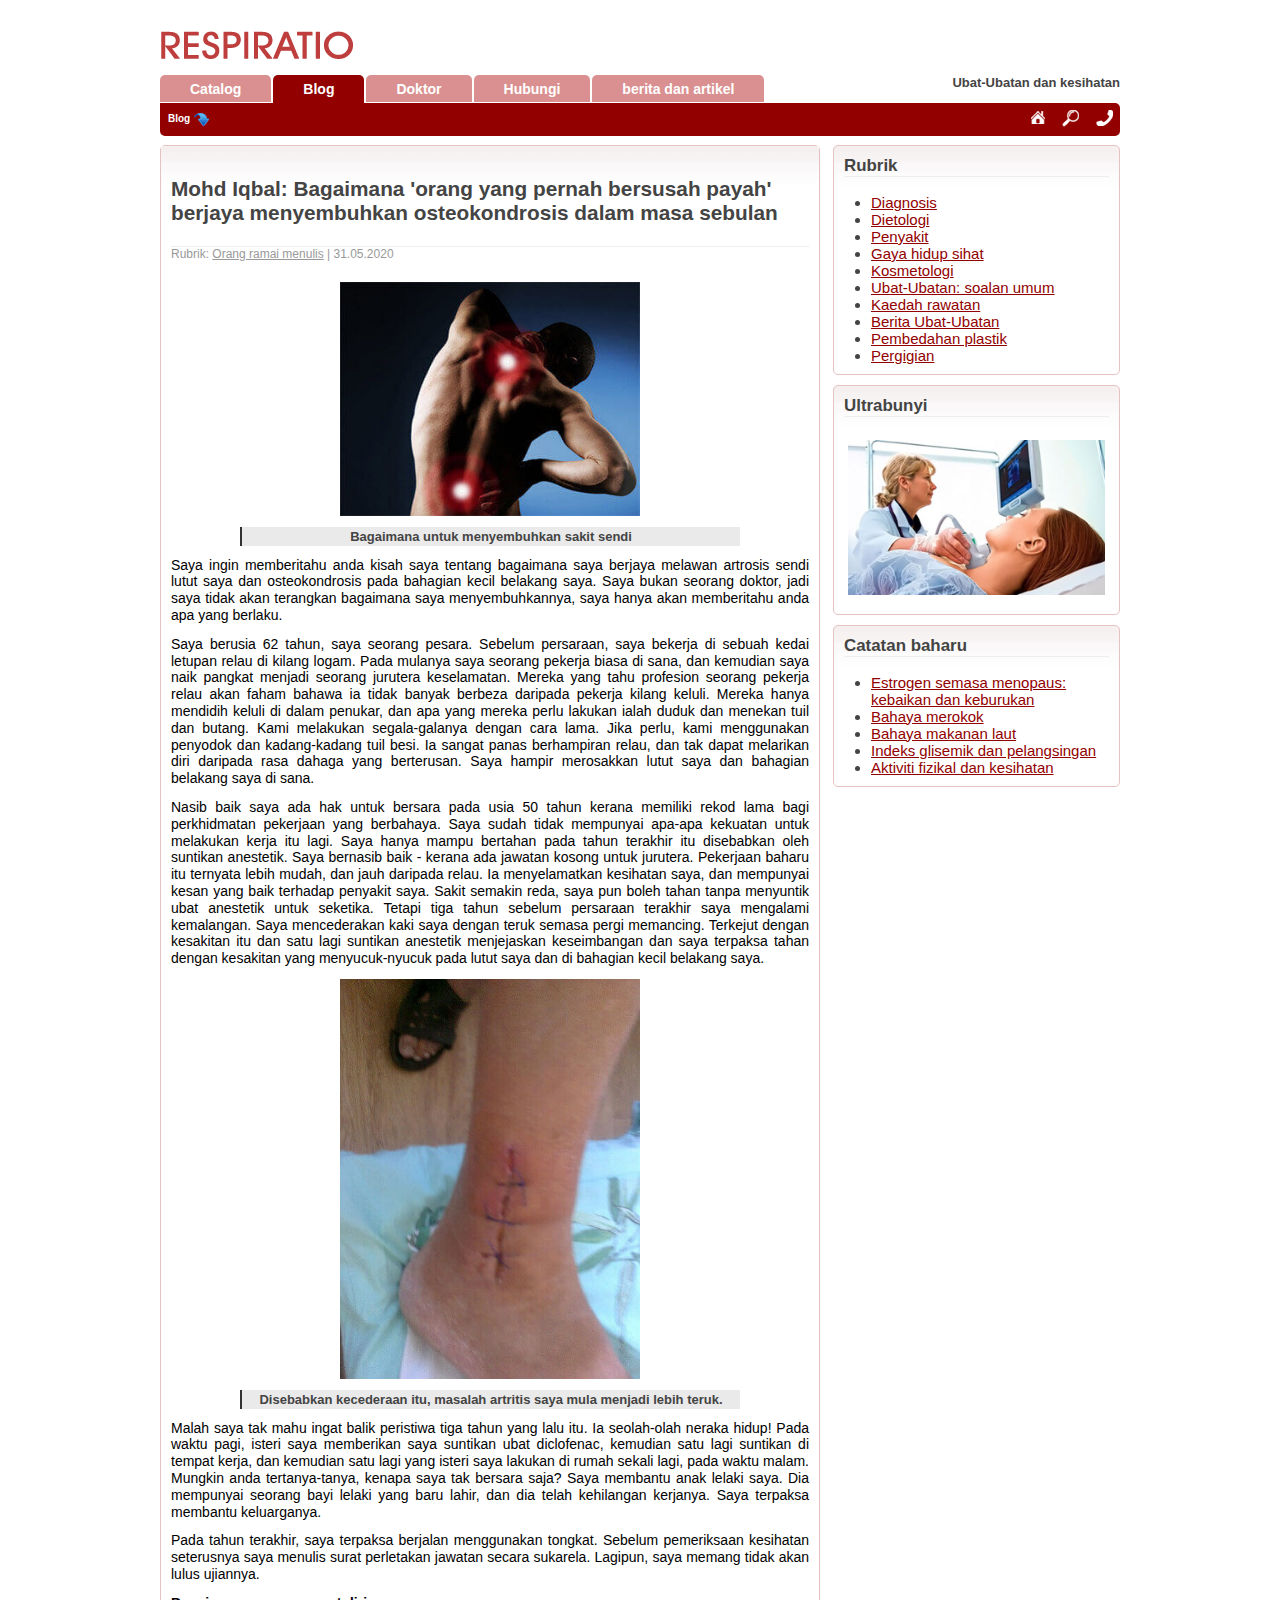
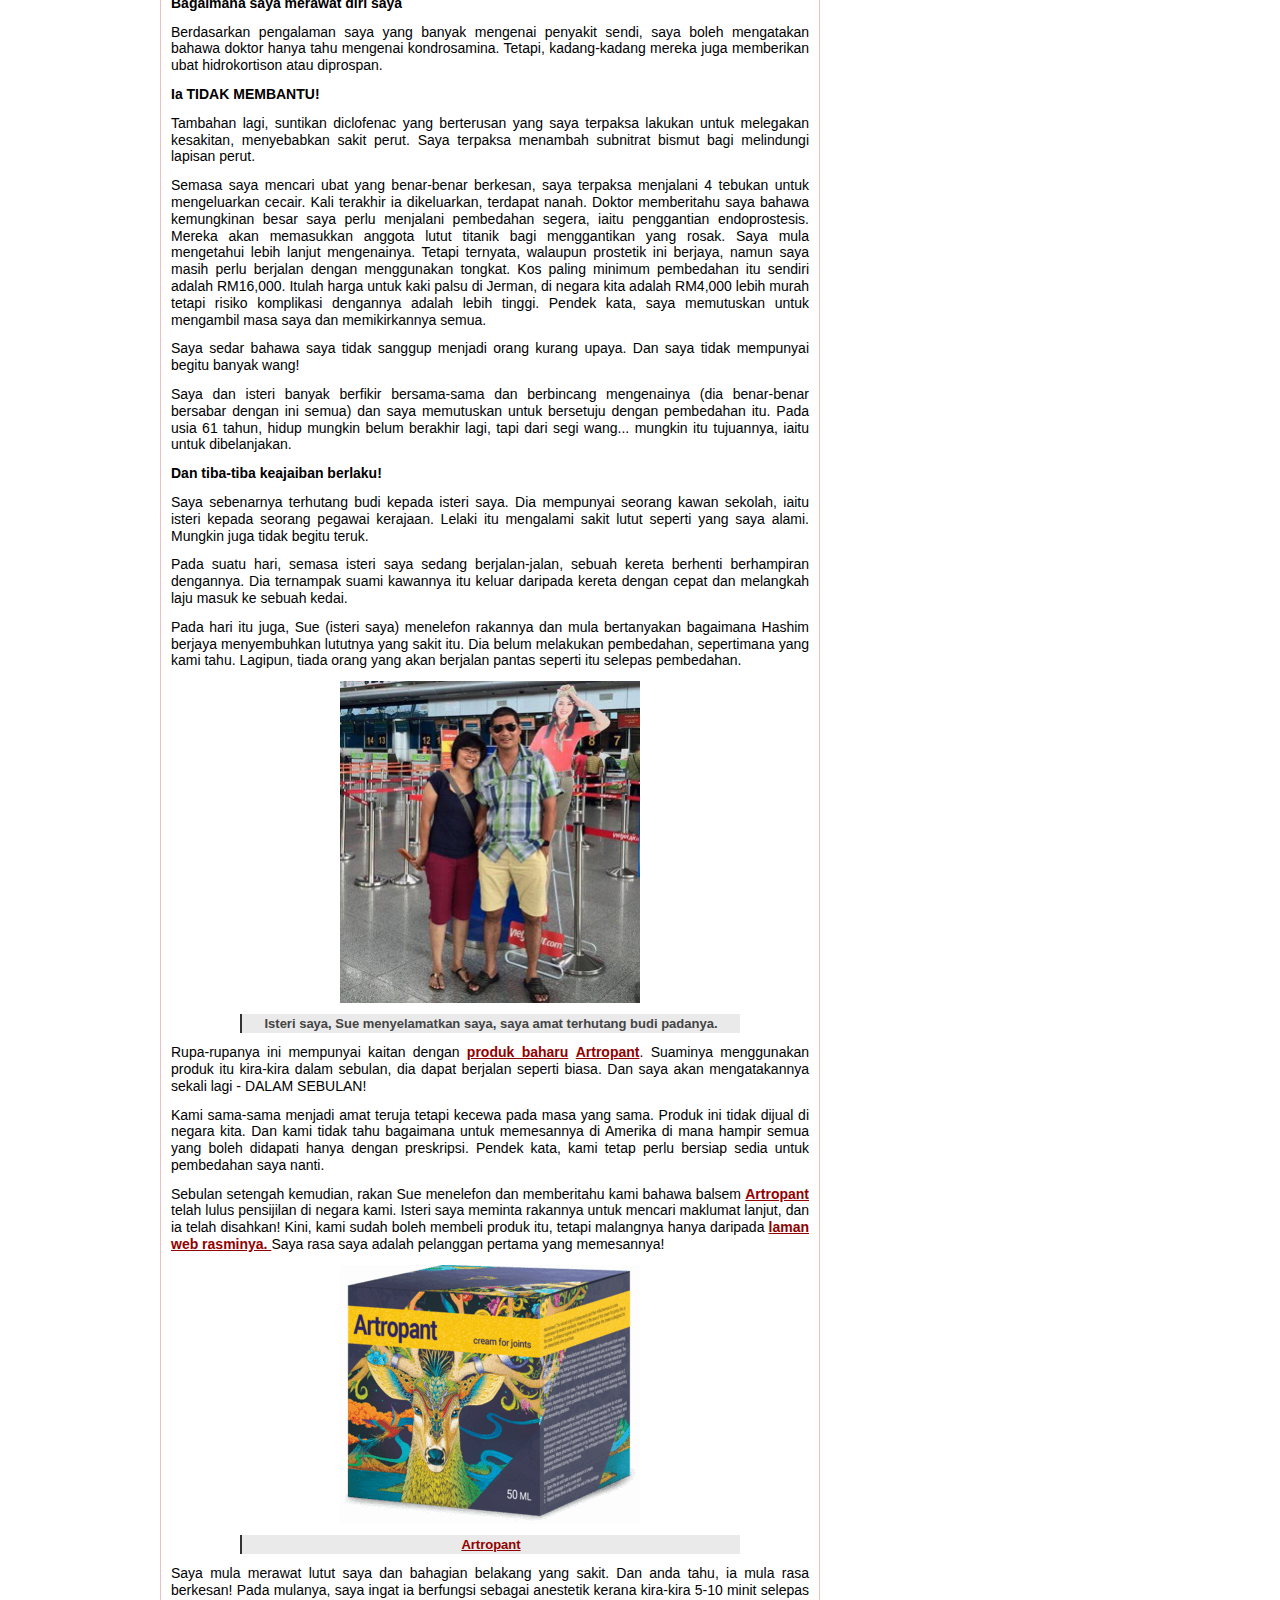
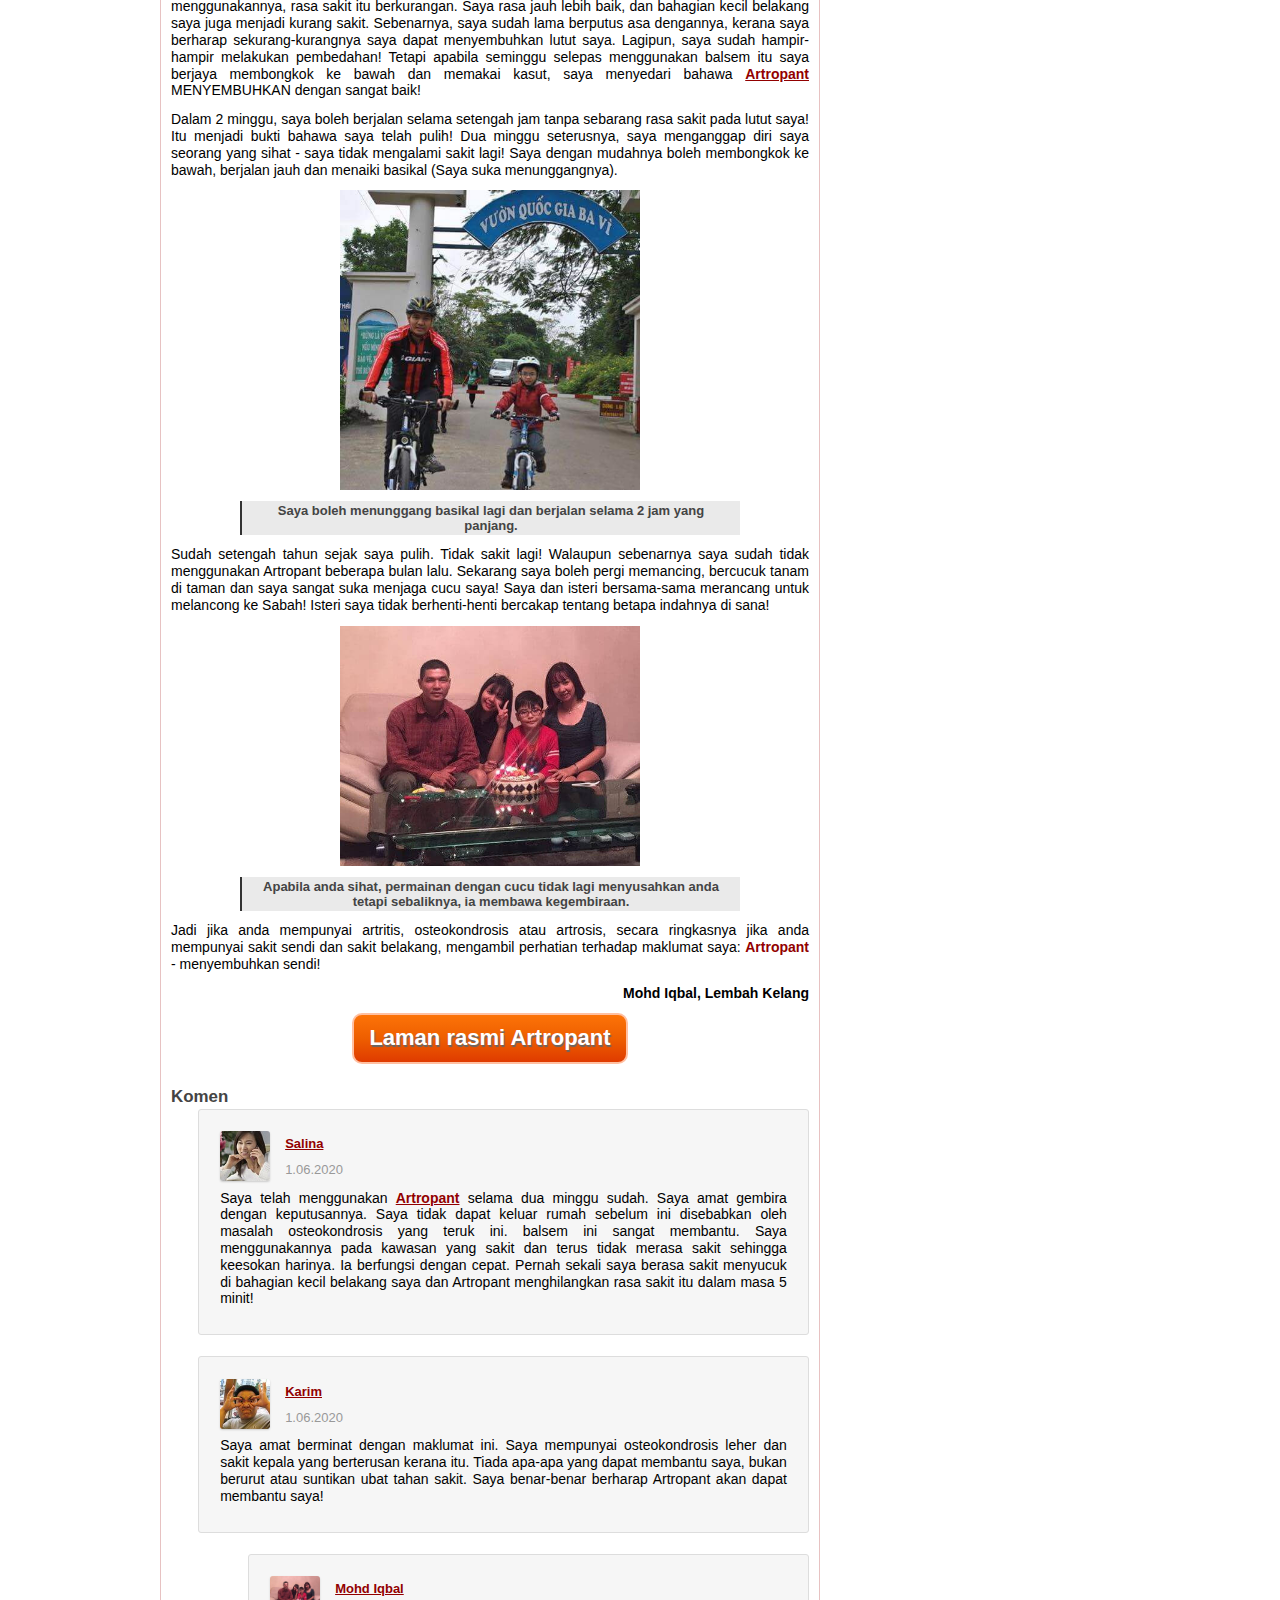
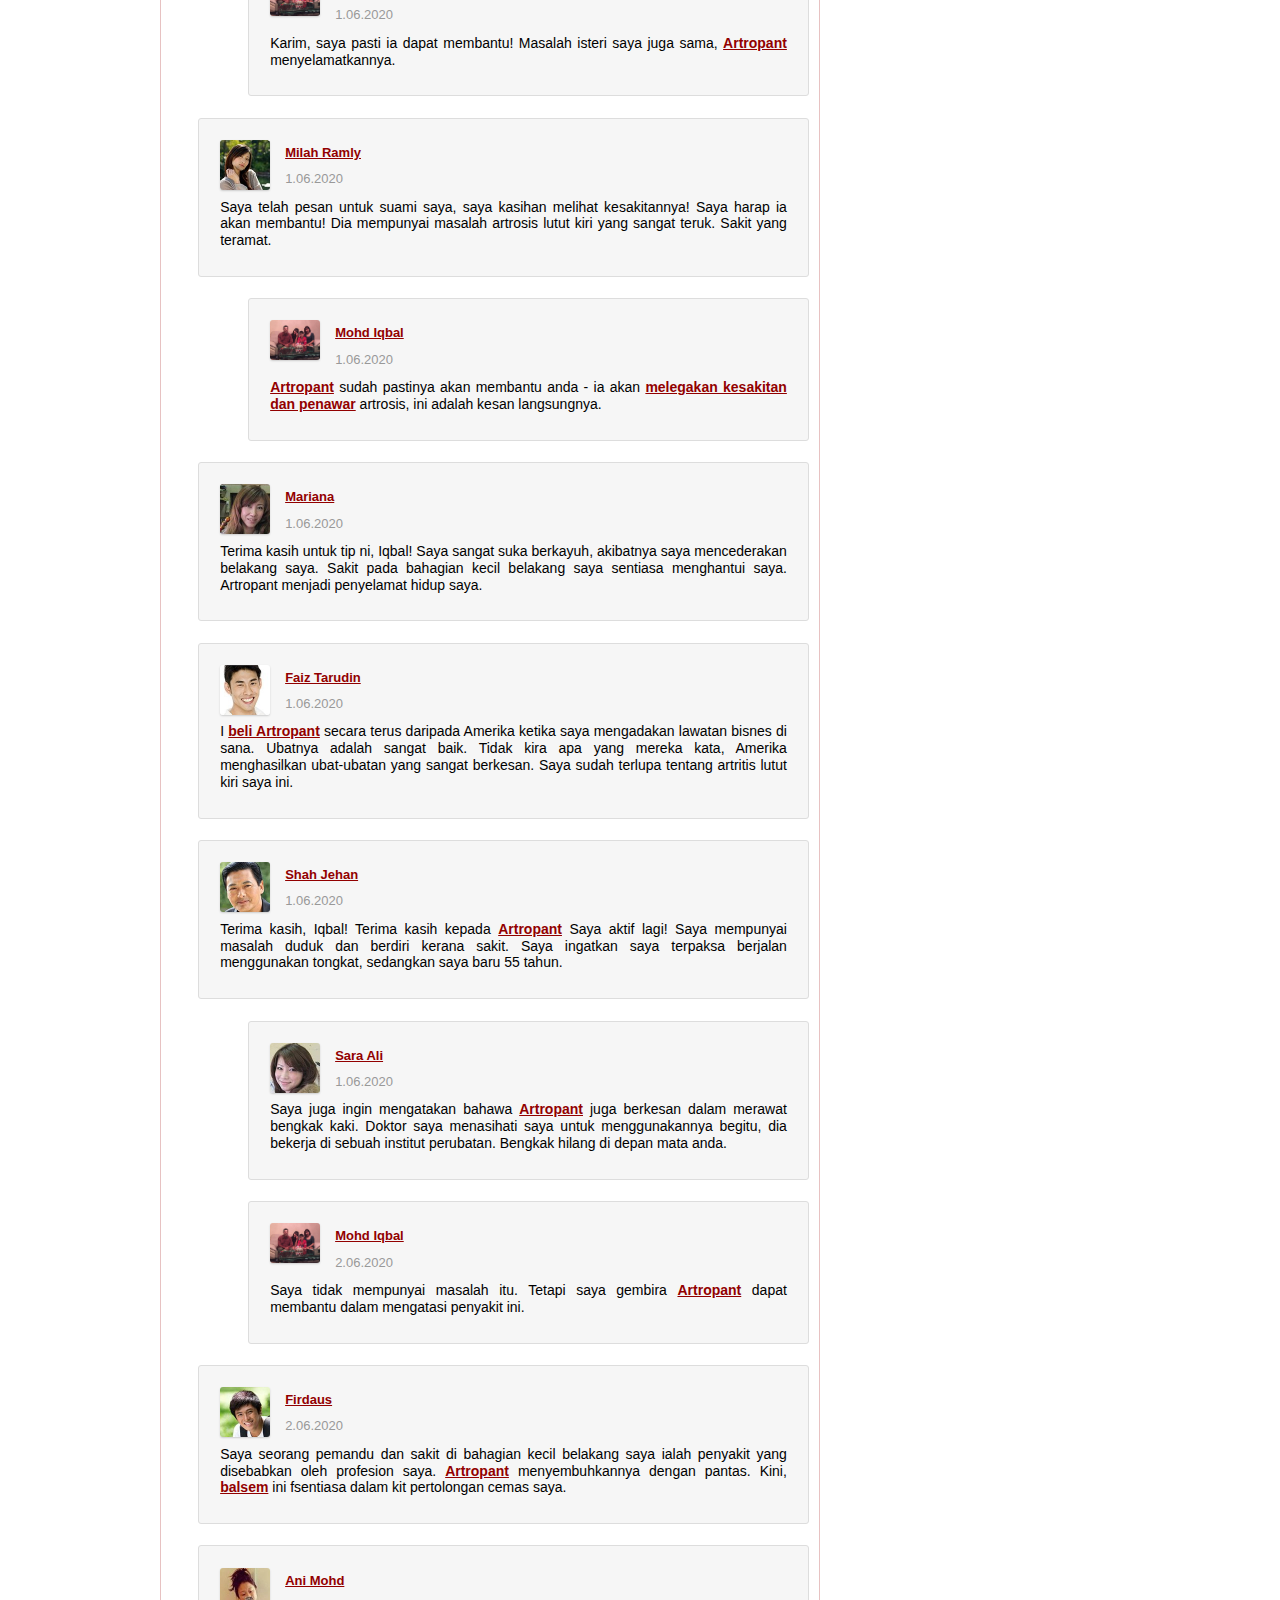
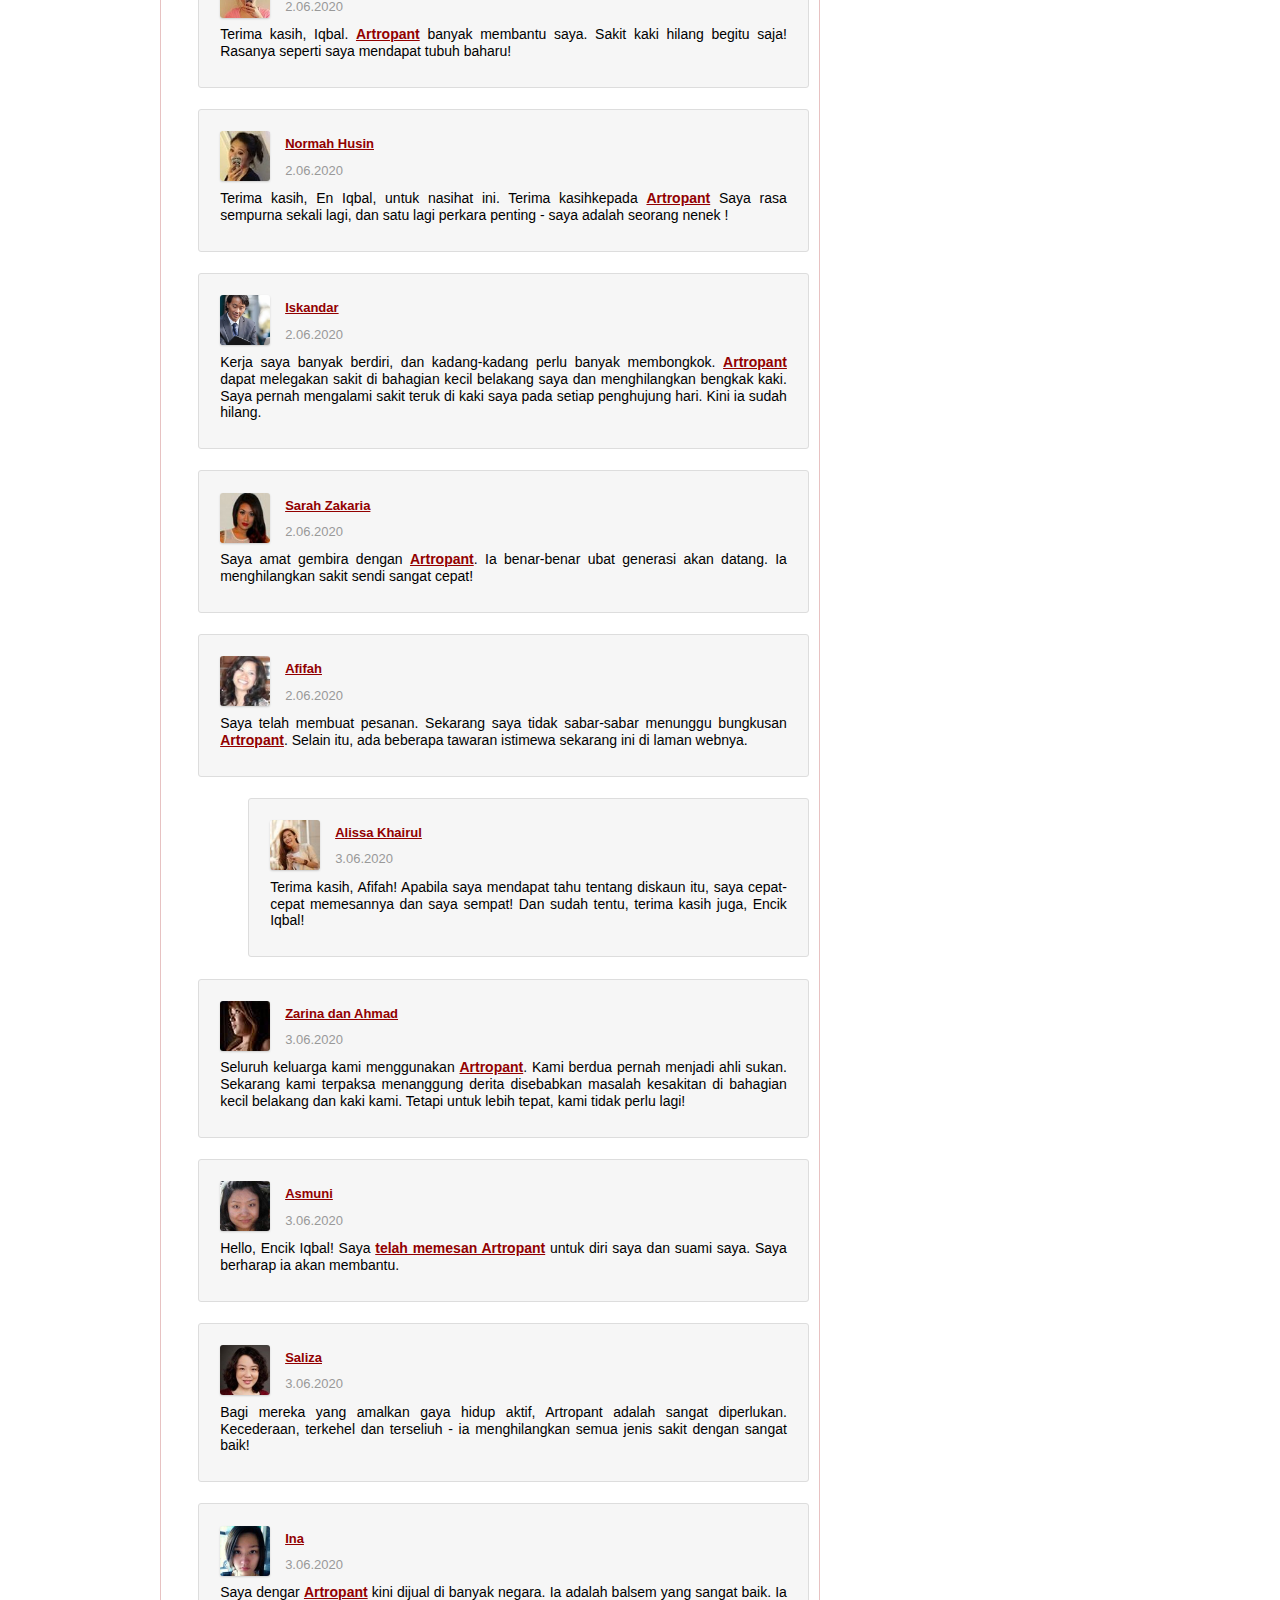
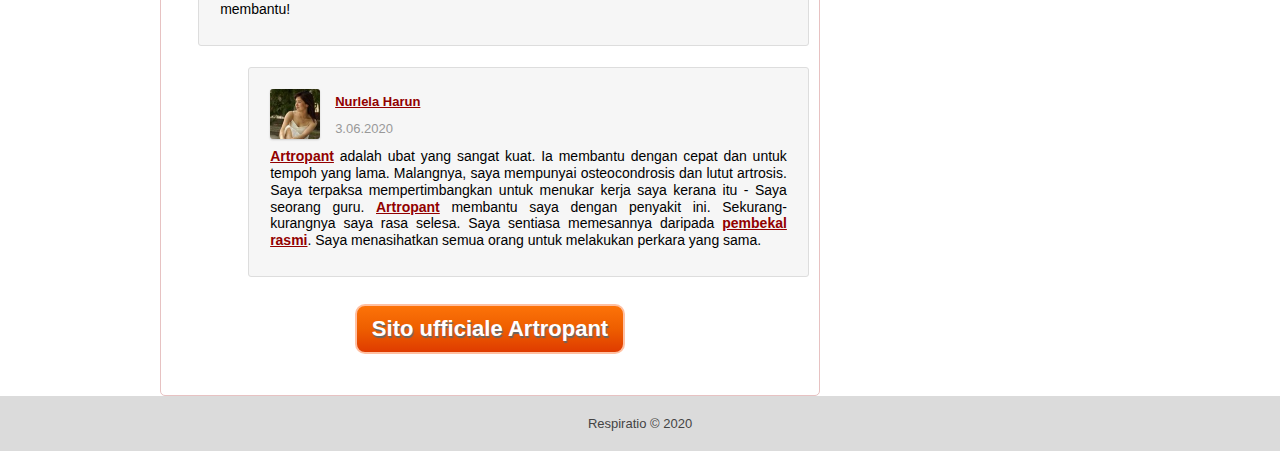
<file: index.html>
<!DOCTYPE html>
<html>
   <head>
      <meta content="text/html; charset=UTF-8" http-equiv="Content-Type">
      <meta content="width=device-width, initial-scale=1, maximum-scale=1" name="viewport">
      <title>Buy Artropant inexpensively. Prices, reviews. Order Artropant now!</title>
      <link rel="icon" href="favicon.ico">
      <link href="index.css" media="all" rel="stylesheet" type="text/css">
   </head>
   <body data-use-external-comebacker="1" data-invalid-name-text="Indicate your correct name, please!" data-invalid-phone-text="Indicate your correct telephone number, otherwise we can’t contact you!">
      <div class="wrapper-cont">
         <!-- BODY --> 
         <div id="wrapper">
            <div class="lotel">
               <div class="logo"> <a href="buy" target="_self"> <img src="logo.png"> </a> </div>
            </div>
            <div class="example">
               <!-- defining main tabs elements --> 
               <div id="tabs-container">
                  <ul class="tabs">
                     <li iden="category"> <a href="buy" target="_self">Catalog</a> </li>
                     <li class="active" iden="blog"> <a href="buy" tyu="blog/" target="_self">Blog</a> </li>
                     <li iden="doctors"> <a href="buy" tyu="#" target="_self">Doktor</a> </li>
                     <li iden="shop"> <a href="buy" tyu="shop" target="_self">Hubungi</a> </li>
                     <li iden="shop" class="shop1"> <a href="buy" tyu="shop" target="_self">berita dan artikel</a> </li>
                  </ul>
               </div>
               <div class="cartn">
                  <div class="medicina">Ubat-Ubatan dan kesihatan</div>
                  <div class="hsp"> <a href="buy" target="_self"> <img height="18" src="home.png" width="30"> </a> <a href="buy" tyu="#" target="_self"> <img height="18" src="search.png" width="30"> </a> <a href="buy" tyu="auxpage_contact/" target="_self"> <img height="18" src="phone.png" width="30"> </a> </div>
               </div>
               <!-- defining top menu --> 
               <div id="nav-container">
                  <ul class="nav" id="2" style="">
                     <li> <a href="buy" tyu="blog/" target="_self">Blog</a> </li>
                  </ul>
               </div>
               <div style="clear: both;"> </div>
            </div>
            <div class="content">
               <a href="buy" tyu="blog/" target="_self">
                  <div style="height: 30px; margin: -70px 125px; position: absolute; width: 100px; z-index: 100;"> </div>
               </a>
               <a href="buy" target="_self">
                  <div class="top-nav" style="height: 30px; margin: -70px 225px; position: absolute; width: 118px; z-index: 100;"> </div>
               </a>
               <div class="cpt_maincontent">
                  <h1>Mohd Iqbal: Bagaimana 'orang yang pernah bersusah payah' berjaya menyembuhkan osteokondrosis dalam masa sebulan</h1>
                  <div class="post_block">
                     <div class="post_date">Rubrik: <u>Orang ramai menulis</u> | 31.05.2020 </div>
                     <div class="post_content">
                        <p> <img alt="" class="center" src="7.jpg"> </p>
                        <blockquote>Bagaimana untuk menyembuhkan sakit sendi </blockquote>
                        <p>Saya ingin memberitahu anda kisah saya tentang bagaimana saya berjaya melawan artrosis sendi lutut saya dan osteokondrosis pada bahagian kecil belakang saya. Saya bukan seorang doktor, jadi saya tidak akan terangkan bagaimana saya menyembuhkannya, saya hanya akan memberitahu anda apa yang berlaku. </p>
                        <p>Saya berusia 62 tahun, saya seorang pesara. Sebelum persaraan, saya bekerja di sebuah kedai letupan relau di kilang logam. Pada mulanya saya seorang pekerja biasa di sana, dan kemudian saya naik pangkat menjadi seorang jurutera keselamatan. Mereka yang tahu profesion seorang pekerja relau akan faham bahawa ia tidak banyak berbeza daripada pekerja kilang keluli. Mereka hanya mendidih keluli di dalam penukar, dan apa yang mereka perlu lakukan ialah duduk dan menekan tuil dan butang. Kami melakukan segala-galanya dengan cara lama. Jika perlu, kami menggunakan penyodok dan kadang-kadang tuil besi. Ia sangat panas berhampiran relau, dan tak dapat melarikan diri daripada rasa dahaga yang berterusan. Saya hampir merosakkan lutut saya dan bahagian belakang saya di sana. </p>
                        <p>Nasib baik saya ada hak untuk bersara pada usia 50 tahun kerana memiliki rekod lama bagi perkhidmatan pekerjaan yang berbahaya. Saya sudah tidak mempunyai apa-apa kekuatan untuk melakukan kerja itu lagi. Saya hanya mampu bertahan pada tahun terakhir itu disebabkan oleh suntikan anestetik. Saya bernasib baik - kerana ada jawatan kosong untuk jurutera. Pekerjaan baharu itu ternyata lebih mudah, dan jauh daripada relau. Ia menyelamatkan kesihatan saya, dan mempunyai kesan yang baik terhadap penyakit saya. Sakit semakin reda, saya pun boleh tahan tanpa menyuntik ubat anestetik untuk seketika. Tetapi tiga tahun sebelum persaraan terakhir saya mengalami kemalangan. Saya mencederakan kaki saya dengan teruk semasa pergi memancing. Terkejut dengan kesakitan itu dan satu lagi suntikan anestetik menjejaskan keseimbangan dan saya terpaksa tahan dengan kesakitan yang menyucuk-nyucuk pada lutut saya dan di bahagian kecil belakang saya. </p>
                        <p> <img alt="" class="center" src="2.jpg"> </p>
                        <blockquote>Disebabkan kecederaan itu, masalah artritis saya mula menjadi lebih teruk. </blockquote>
                        <p>Malah saya tak mahu ingat balik peristiwa tiga tahun yang lalu itu. Ia seolah-olah neraka hidup! Pada waktu pagi, isteri saya memberikan saya suntikan ubat diclofenac, kemudian satu lagi suntikan di tempat kerja, dan kemudian satu lagi yang isteri saya lakukan di rumah sekali lagi, pada waktu malam. Mungkin anda tertanya-tanya, kenapa saya tak bersara saja? Saya membantu anak lelaki saya. Dia mempunyai seorang bayi lelaki yang baru lahir, dan dia telah kehilangan kerjanya. Saya terpaksa membantu keluarganya. </p>
                        <p>Pada tahun terakhir, saya terpaksa berjalan menggunakan tongkat. Sebelum pemeriksaan kesihatan seterusnya saya menulis surat perletakan jawatan secara sukarela. Lagipun, saya memang tidak akan lulus ujiannya. </p>
                        <p> <b>Bagaimana saya merawat diri saya </b> </p>
                        <p>Berdasarkan pengalaman saya yang banyak mengenai penyakit sendi, saya boleh mengatakan bahawa doktor hanya tahu mengenai kondrosamina. Tetapi, kadang-kadang mereka juga memberikan ubat hidrokortison atau diprospan. </p>
                        <p><b>Ia TIDAK MEMBANTU!</b> </p>
                        <p>Tambahan lagi, suntikan diclofenac yang berterusan yang saya terpaksa lakukan untuk melegakan kesakitan, menyebabkan sakit perut. Saya terpaksa menambah subnitrat bismut bagi melindungi lapisan perut. </p>
                        <p>Semasa saya mencari ubat yang benar-benar berkesan, saya terpaksa menjalani 4 tebukan untuk mengeluarkan cecair. Kali terakhir ia dikeluarkan, terdapat nanah. Doktor memberitahu saya bahawa kemungkinan besar saya perlu menjalani pembedahan segera, iaitu penggantian endoprostesis. Mereka akan memasukkan anggota lutut titanik bagi menggantikan yang rosak. Saya mula mengetahui lebih lanjut mengenainya. Tetapi ternyata, walaupun prostetik ini berjaya, namun saya masih perlu berjalan dengan menggunakan tongkat. Kos paling minimum pembedahan itu sendiri adalah RM16,000. Itulah harga untuk kaki palsu di Jerman, di negara kita adalah RM4,000 lebih murah tetapi risiko komplikasi dengannya adalah lebih tinggi. Pendek kata, saya memutuskan untuk mengambil masa saya dan memikirkannya semua. </p>
                        <p>Saya sedar bahawa saya tidak sanggup menjadi orang kurang upaya. Dan saya tidak mempunyai begitu banyak wang! </p>
                        <p>Saya dan isteri banyak berfikir bersama-sama dan berbincang mengenainya (dia benar-benar bersabar dengan ini semua) dan saya memutuskan untuk bersetuju dengan pembedahan itu. Pada usia 61 tahun, hidup mungkin belum berakhir lagi, tapi dari segi wang... mungkin itu tujuannya, iaitu untuk dibelanjakan. </p>
                        <p> <b>Dan tiba-tiba keajaiban berlaku!</b> </p>
                        <p>Saya sebenarnya terhutang budi kepada isteri saya. Dia mempunyai seorang kawan sekolah, iaitu isteri kepada seorang pegawai kerajaan. Lelaki itu mengalami sakit lutut seperti yang saya alami. Mungkin juga tidak begitu teruk. </p>
                        <p>Pada suatu hari, semasa isteri saya sedang berjalan-jalan, sebuah kereta berhenti berhampiran dengannya. Dia ternampak suami kawannya itu keluar daripada kereta dengan cepat dan melangkah laju masuk ke sebuah kedai. </p>
                        <p>Pada hari itu juga, Sue (isteri saya) menelefon rakannya dan mula bertanyakan bagaimana Hashim berjaya menyembuhkan lututnya yang sakit itu. Dia belum melakukan pembedahan, sepertimana yang kami tahu. Lagipun, tiada orang yang akan berjalan pantas seperti itu selepas pembedahan. </p>
                        <p> <img alt="" class="center" src="3.jpg"> </p>
                        <blockquote>Isteri saya, Sue menyelamatkan saya, saya amat terhutang budi padanya. </blockquote>
                        <p>Rupa-rupanya ini mempunyai kaitan dengan <a href="buy" redirect_url="" target="_self">produk baharu</a> <a href="buy" target="_self">Artropant</a>. Suaminya menggunakan produk itu kira-kira dalam sebulan, dia dapat berjalan seperti biasa. Dan saya akan mengatakannya sekali lagi - DALAM SEBULAN! </p>
                        <p>Kami sama-sama menjadi amat teruja tetapi kecewa pada masa yang sama. Produk ini tidak dijual di negara kita. Dan kami tidak tahu bagaimana untuk memesannya di Amerika di mana hampir semua yang boleh didapati hanya dengan preskripsi. Pendek kata, kami tetap perlu bersiap sedia untuk pembedahan saya nanti. </p>
                        <p>Sebulan setengah kemudian, rakan Sue menelefon dan memberitahu kami bahawa balsem <a href="buy" target="_self">Artropant</a> telah lulus pensijilan di negara kami. Isteri saya meminta rakannya untuk mencari maklumat lanjut, dan ia telah disahkan! Kini, kami sudah boleh membeli produk itu, tetapi malangnya hanya daripada <a href="buy" redirect_url="" target="_self">laman web rasminya. </a>Saya rasa saya adalah pelanggan pertama yang memesannya! </p>
                        <p> <a href="buy" target="_self"> <img alt="" class="center" src="product.png"> </a> </p>
                        <blockquote> <a href="buy" target="_self">Artropant </a> </blockquote>
                        <p>Saya mula merawat lutut saya dan bahagian belakang yang sakit. Dan anda tahu, ia mula rasa berkesan! Pada mulanya, saya ingat ia berfungsi sebagai anestetik kerana kira-kira 5-10 minit selepas menggunakannya, rasa sakit itu berkurangan. Saya rasa jauh lebih baik, dan bahagian kecil belakang saya juga menjadi kurang sakit. Sebenarnya, saya sudah lama berputus asa dengannya, kerana saya berharap sekurang-kurangnya saya dapat menyembuhkan lutut saya. Lagipun, saya sudah hampir-hampir melakukan pembedahan! Tetapi apabila seminggu selepas menggunakan balsem itu saya berjaya membongkok ke bawah dan memakai kasut, saya menyedari bahawa <a href="buy" target="_self">Artropant</a> MENYEMBUHKAN dengan sangat baik! </p>
                        <p>Dalam 2 minggu, saya boleh berjalan selama setengah jam tanpa sebarang rasa sakit pada lutut saya! Itu menjadi bukti bahawa saya telah pulih! Dua minggu seterusnya, saya menganggap diri saya seorang yang sihat - saya tidak mengalami sakit lagi! Saya dengan mudahnya boleh membongkok ke bawah, berjalan jauh dan menaiki basikal (Saya suka menunggangnya). </p>
                        <p> <img alt="" class="center" src="4.jpg"> </p>
                        <blockquote>Saya boleh menunggang basikal lagi dan berjalan selama 2 jam yang panjang. </blockquote>
                        <p>Sudah setengah tahun sejak saya pulih. Tidak sakit lagi! Walaupun sebenarnya saya sudah tidak menggunakan Artropant beberapa bulan lalu. Sekarang saya boleh pergi memancing, bercucuk tanam di taman dan saya sangat suka menjaga cucu saya! Saya dan isteri bersama-sama merancang untuk melancong ke Sabah! Isteri saya tidak berhenti-henti bercakap tentang betapa indahnya di sana! </p>
                        <p> <img alt="" class="center" src="5.jpg"> </p>
                        <blockquote>Apabila anda sihat, permainan dengan cucu tidak lagi menyusahkan anda tetapi sebaliknya, ia membawa kegembiraan. </blockquote>
                        <p>Jadi jika anda mempunyai artritis, osteokondrosis atau artrosis, secara ringkasnya jika anda mempunyai sakit sendi dan sakit belakang, mengambil perhatian terhadap maklumat saya: <a href="buy" style="text-decoration: none;" target="_self"> <b> Artropant </b> </a> - menyembuhkan sendi! </p>
                        <p style="text-align: right !important;"> <strong>Mohd Iqbal, Lembah Kelang </strong> </p>
                        <p style="font-size:20px; text-align:center;"> <a class="step-btn" href="buy" style="text-decoration: none" target="_self"> <strong>Laman rasmi Artropant </strong> </a> </p>
                     </div>
                     <h2 style="margin-bottom:2px;">Komen </h2>
                     <!--<div class="post_date">Commenti sull'articolo "CRISTIANO PRANDI: Come un pensionato è riuscito a sbarazzarsi dall'artrite e l'osteocondrosi in un mese"--> 
                  </div>
                  <!-- start comment --> 
                  <div id="comments">
                     <ol class="commentlist">
                        <li class="comment even thread-even depth-1">
                           <article class="comment">
                              <div class="comment-meta">
                                 <div class="comment-author vcard">
                                    <img alt="" class="avatar avatar-68 photo" src="image012.jpg"> <a href="buy" target="_self"> <span class="fn">Salina</span></a> <span class="time"> 1.06.2020 </span> 
                                    <span class="says">
                                       <!-- scrive: --> 
                                    </span>
                                 </div>
                              </div>
                              <div class="comment-content">
                                 <p> Saya telah menggunakan <a href="buy" target="_self">Artropant</a> selama dua minggu sudah. Saya amat gembira dengan keputusannya. Saya tidak dapat keluar rumah sebelum ini disebabkan oleh masalah osteokondrosis yang teruk ini. balsem ini sangat membantu. Saya menggunakannya pada kawasan yang sakit dan terus tidak merasa sakit sehingga keesokan harinya. Ia berfungsi dengan cepat. Pernah sekali saya berasa sakit menyucuk di bahagian kecil belakang saya dan Artropant menghilangkan rasa sakit itu dalam masa 5 minit! </p>
                              </div>
                              <div class="reply"> </div>
                           </article>
                        </li>
                     </ol>
                     <ol class="commentlist">
                        <li class="comment even thread-even depth-1">
                           <article class="comment">
                              <div class="comment-meta">
                                 <div class="comment-author vcard">
                                    <img alt="" class="avatar avatar-68 photo" src="image014.jpg"> <a href="buy" target="_self"> <span class="fn">Karim </span> </a> <span class="time"> 1.06.2020 </span> 
                                    <span class="says">
                                       <!-- scrive: --> 
                                    </span>
                                 </div>
                              </div>
                              <div class="comment-content">
                                 <p> Saya amat berminat dengan maklumat ini. Saya mempunyai osteokondrosis leher dan sakit kepala yang berterusan kerana itu. Tiada apa-apa yang dapat membantu saya, bukan berurut atau suntikan ubat tahan sakit. Saya benar-benar berharap Artropant akan dapat membantu saya! </p>
                              </div>
                              <div class="reply"> </div>
                           </article>
                        </li>
                     </ol>
                     <ol class="commentlist">
                        <li class="comment even thread-even depth-2">
                           <article class="comment">
                              <div class="comment-meta">
                                 <div class="comment-author vcard">
                                    <img alt="" class="avatar avatar-68 photo" src="5.jpg"> <a href="buy" target="_self"> <span class="fn">Mohd Iqbal </span> </a> <span class="time"> 1.06.2020 </span> 
                                    <span class="says">
                                       <!-- scrive: --> 
                                    </span>
                                 </div>
                              </div>
                              <div class="comment-content">
                                 <p> Karim, saya pasti ia dapat membantu! Masalah isteri saya juga sama, <a href="buy" target="_self">Artropant</a> menyelamatkannya. </p>
                              </div>
                              <div class="reply"> </div>
                           </article>
                        </li>
                     </ol>
                     <ol class="commentlist">
                        <li class="comment even thread-even depth-1">
                           <article class="comment">
                              <div class="comment-meta">
                                 <div class="comment-author vcard">
                                    <img alt="" class="avatar avatar-68 photo" src="image018.jpg"> <a href="buy" target="_self"> <span class="fn">Milah Ramly </span> </a> <span class="time"> 1.06.2020 </span> 
                                    <span class="says">
                                       <!-- scrive: --> 
                                    </span>
                                 </div>
                              </div>
                              <div class="comment-content">
                                 <p> Saya telah pesan untuk suami saya, saya kasihan melihat kesakitannya! Saya harap ia akan membantu! Dia mempunyai masalah artrosis lutut kiri yang sangat teruk. Sakit yang teramat. </p>
                              </div>
                              <div class="reply"> </div>
                           </article>
                        </li>
                     </ol>
                     <ol class="commentlist">
                        <li class="comment even thread-even depth-2">
                           <article class="comment">
                              <div class="comment-meta">
                                 <div class="comment-author vcard">
                                    <img alt="" class="avatar avatar-68 photo" src="5.jpg"> <a href="buy" target="_self"> <span class="fn">Mohd Iqbal </span> </a> <span class="time"> 1.06.2020 </span> 
                                    <span class="says">
                                       <!-- scrive: --> 
                                    </span>
                                 </div>
                              </div>
                              <div class="comment-content">
                                 <p> <a href="buy" target="_self">Artropant</a> sudah pastinya akan membantu anda - ia akan <a href="buy" target="_self">melegakan kesakitan dan penawar</a> artrosis, ini adalah kesan langsungnya. </p>
                              </div>
                              <div class="reply"> </div>
                           </article>
                        </li>
                     </ol>
                     <ol class="commentlist">
                        <li class="comment even thread-even depth-1">
                           <article class="comment">
                              <div class="comment-meta">
                                 <div class="comment-author vcard">
                                    <img alt="" class="avatar avatar-68 photo" src="image022.jpg"> <a href="buy" target="_self"> <span class="fn">Mariana </span> </a> <span class="time"> 1.06.2020 </span> 
                                    <span class="says">
                                       <!-- scrive: --> 
                                    </span>
                                 </div>
                              </div>
                              <div class="comment-content">
                                 <p> Terima kasih untuk tip ni, Iqbal! Saya sangat suka berkayuh, akibatnya saya mencederakan belakang saya. Sakit pada bahagian kecil belakang saya sentiasa menghantui saya. Artropant menjadi penyelamat hidup saya. </p>
                              </div>
                              <div class="reply"> </div>
                           </article>
                        </li>
                     </ol>
                     <ol class="commentlist">
                        <li class="comment even thread-even depth-1">
                           <article class="comment">
                              <div class="comment-meta">
                                 <div class="comment-author vcard">
                                    <img alt="" class="avatar avatar-68 photo" src="image024.jpg"> <a href="buy" target="_self"> <span class="fn"> Faiz Tarudin </span> </a> <span class="time"> 1.06.2020 </span> 
                                    <span class="says">
                                       <!-- scrive: --> 
                                    </span>
                                 </div>
                              </div>
                              <div class="comment-content">
                                 <p> I <a href="buy" target="_self">beli Artropant</a> secara terus daripada Amerika ketika saya mengadakan lawatan bisnes di sana. Ubatnya adalah sangat baik. Tidak kira apa yang mereka kata, Amerika menghasilkan ubat-ubatan yang sangat berkesan. Saya sudah terlupa tentang artritis lutut kiri saya ini. </p>
                              </div>
                              <div class="reply"> </div>
                           </article>
                        </li>
                     </ol>
                     <ol class="commentlist">
                        <li class="comment even thread-even depth-1">
                           <article class="comment">
                              <div class="comment-meta">
                                 <div class="comment-author vcard">
                                    <img alt="" class="avatar avatar-68 photo" src="image028.jpg"> <a href="buy" target="_self"> <span class="fn"> Shah Jehan </span> </a> <span class="time"> 1.06.2020 </span> 
                                    <span class="says">
                                       <!-- scrive: --> 
                                    </span>
                                 </div>
                              </div>
                              <div class="comment-content">
                                 <p> Terima kasih, Iqbal! Terima kasih kepada <a href="buy" target="_self">Artropant</a> Saya aktif lagi! Saya mempunyai masalah duduk dan berdiri kerana sakit. Saya ingatkan saya terpaksa berjalan menggunakan tongkat, sedangkan saya baru 55 tahun. </p>
                              </div>
                              <div class="reply"> </div>
                           </article>
                        </li>
                     </ol>
                     <ol class="commentlist">
                        <li class="comment even thread-even depth-2">
                           <article class="comment">
                              <div class="comment-meta">
                                 <div class="comment-author vcard">
                                    <img alt="" class="avatar avatar-68 photo" src="image030.jpg"> <a href="buy" target="_self"> <span class="fn">Sara Ali </span> </a> <span class="time"> 1.06.2020 </span> 
                                    <span class="says">
                                       <!-- scrive: --> 
                                    </span>
                                 </div>
                              </div>
                              <div class="comment-content">
                                 <p> Saya juga ingin mengatakan bahawa <a href="buy" target="_self">Artropant</a> juga berkesan dalam merawat bengkak kaki. Doktor saya menasihati saya untuk menggunakannya begitu, dia bekerja di sebuah institut perubatan. Bengkak hilang di depan mata anda. </p>
                              </div>
                              <div class="reply"> </div>
                           </article>
                        </li>
                     </ol>
                     <ol class="commentlist">
                        <li class="comment even thread-even depth-2">
                           <article class="comment">
                              <div class="comment-meta">
                                 <div class="comment-author vcard">
                                    <img alt="" class="avatar avatar-68 photo" src="5.jpg"> <a href="buy" target="_self"> <span class="fn">Mohd Iqbal </span> </a> <span class="time"> 2.06.2020 </span> 
                                    <span class="says">
                                       <!-- scrive: --> 
                                    </span>
                                 </div>
                              </div>
                              <div class="comment-content">
                                 <p> Saya tidak mempunyai masalah itu. Tetapi saya gembira <a href="buy" target="_self">Artropant</a> dapat membantu dalam mengatasi penyakit ini. </p>
                              </div>
                              <div class="reply"> </div>
                           </article>
                        </li>
                     </ol>
                     <ol class="commentlist">
                        <li class="comment even thread-even depth-1">
                           <article class="comment">
                              <div class="comment-meta">
                                 <div class="comment-author vcard">
                                    <img alt="" class="avatar avatar-68 photo" src="image032.jpg"> <a href="buy" target="_self"> <span class="fn">Firdaus </span> </a> <span class="time"> 2.06.2020 </span> 
                                    <span class="says">
                                       <!-- scrive: --> 
                                    </span>
                                 </div>
                              </div>
                              <div class="comment-content">
                                 <p> Saya seorang pemandu dan sakit di bahagian kecil belakang saya ialah penyakit yang disebabkan oleh profesion saya. <a href="buy" target="_self">Artropant</a> menyembuhkannya dengan pantas. Kini, <a href="buy" target="_self">balsem</a> ini fsentiasa dalam kit pertolongan cemas saya. </p>
                              </div>
                              <div class="reply"> </div>
                           </article>
                        </li>
                     </ol>
                     <ol class="commentlist">
                        <li class="comment even thread-even depth-1">
                           <article class="comment">
                              <div class="comment-meta">
                                 <div class="comment-author vcard">
                                    <img alt="" class="avatar avatar-68 photo" src="image034.jpg"> <a href="buy" target="_self"> <span class="fn">Ani Mohd </span> </a> <span class="time"> 2.06.2020 </span> 
                                    <span class="says">
                                       <!-- scrive: --> 
                                    </span>
                                 </div>
                              </div>
                              <div class="comment-content">
                                 <p> Terima kasih, Iqbal. <a href="buy" target="_self">Artropant</a> banyak membantu saya. Sakit kaki hilang begitu saja! Rasanya seperti saya mendapat tubuh baharu! </p>
                              </div>
                              <div class="reply"> </div>
                           </article>
                        </li>
                     </ol>
                     <ol class="commentlist">
                        <li class="comment even thread-even depth-1">
                           <article class="comment">
                              <div class="comment-meta">
                                 <div class="comment-author vcard">
                                    <img alt="" class="avatar avatar-68 photo" src="image036.jpg"> <a href="buy" target="_self"> <span class="fn">Normah Husin </span> </a> <span class="time"> 2.06.2020 </span> 
                                    <span class="says">
                                       <!-- scrive: --> 
                                    </span>
                                 </div>
                              </div>
                              <div class="comment-content">
                                 <p> Terima kasih, En Iqbal, untuk nasihat ini. Terima kasihkepada <a href="buy" target="_self">Artropant</a> Saya rasa sempurna sekali lagi, dan satu lagi perkara penting - saya adalah seorang nenek ! </p>
                              </div>
                              <div class="reply"> </div>
                           </article>
                        </li>
                     </ol>
                     <ol class="commentlist">
                        <li class="comment even thread-even depth-1">
                           <article class="comment">
                              <div class="comment-meta">
                                 <div class="comment-author vcard">
                                    <img alt="" class="avatar avatar-68 photo" src="image040.jpg"> <a href="buy" target="_self"> <span class="fn">Iskandar </span> </a> <span class="time"> 2.06.2020 </span> 
                                    <span class="says">
                                       <!-- scrive: --> 
                                    </span>
                                 </div>
                              </div>
                              <div class="comment-content">
                                 <p> Kerja saya banyak berdiri, dan kadang-kadang perlu banyak membongkok. <a href="buy" target="_self">Artropant</a> dapat melegakan sakit di bahagian kecil belakang saya dan menghilangkan bengkak kaki. Saya pernah mengalami sakit teruk di kaki saya pada setiap penghujung hari. Kini ia sudah hilang. </p>
                              </div>
                              <div class="reply"> </div>
                           </article>
                        </li>
                     </ol>
                     <ol class="commentlist">
                        <li class="comment even thread-even depth-1">
                           <article class="comment">
                              <div class="comment-meta">
                                 <div class="comment-author vcard">
                                    <img alt="" class="avatar avatar-68 photo" src="image042.jpg"> <a href="buy" target="_self"> <span class="fn">Sarah Zakaria </span> </a> <span class="time"> 2.06.2020 </span> 
                                    <span class="says">
                                       <!-- scrive: --> 
                                    </span>
                                 </div>
                              </div>
                              <div class="comment-content">
                                 <p> Saya amat gembira dengan <a href="buy" target="_self">Artropant</a>. Ia benar-benar ubat generasi akan datang. Ia menghilangkan sakit sendi sangat cepat! </p>
                              </div>
                              <div class="reply"> </div>
                           </article>
                        </li>
                     </ol>
                     <ol class="commentlist">
                        <li class="comment even thread-even depth-1">
                           <article class="comment">
                              <div class="comment-meta">
                                 <div class="comment-author vcard">
                                    <img alt="" class="avatar avatar-68 photo" src="image044.jpg"> <a href="buy" target="_self"> <span class="fn">Afifah </span> </a> <span class="time"> 2.06.2020 </span> 
                                    <span class="says">
                                       <!-- scrive: --> 
                                    </span>
                                 </div>
                              </div>
                              <div class="comment-content">
                                 <p> Saya telah membuat pesanan. Sekarang saya tidak sabar-sabar menunggu bungkusan <a href="buy" target="_self">Artropant</a>. Selain itu, ada beberapa tawaran istimewa sekarang ini di laman webnya. </p>
                              </div>
                              <div class="reply"> </div>
                           </article>
                        </li>
                     </ol>
                     <ol class="commentlist">
                        <li class="comment even thread-even depth-2">
                           <article class="comment">
                              <div class="comment-meta">
                                 <div class="comment-author vcard">
                                    <img alt="" class="avatar avatar-68 photo" src="image046.jpg"> <a href="buy" target="_self"> <span class="fn">Alissa Khairul </span> </a> <span class="time"> 3.06.2020 </span> 
                                    <span class="says">
                                       <!-- scrive: --> 
                                    </span>
                                 </div>
                              </div>
                              <div class="comment-content">
                                 <p> Terima kasih, Afifah! Apabila saya mendapat tahu tentang diskaun itu, saya cepat-cepat memesannya dan saya sempat! Dan sudah tentu, terima kasih juga, Encik Iqbal! </p>
                              </div>
                              <div class="reply"> </div>
                           </article>
                        </li>
                     </ol>
                     <ol class="commentlist">
                        <li class="comment even thread-even depth-1">
                           <article class="comment">
                              <div class="comment-meta">
                                 <div class="comment-author vcard">
                                    <img alt="" class="avatar avatar-68 photo" src="image048.jpg"> <a href="buy" target="_self"> <span class="fn">Zarina dan Ahmad </span> </a> <span class="time"> 3.06.2020 </span> 
                                    <span class="says">
                                       <!-- scrive: --> 
                                    </span>
                                 </div>
                              </div>
                              <div class="comment-content">
                                 <p> Seluruh keluarga kami menggunakan <a href="buy" target="_self">Artropant</a>. Kami berdua pernah menjadi ahli sukan. Sekarang kami terpaksa menanggung derita disebabkan masalah kesakitan di bahagian kecil belakang dan kaki kami. Tetapi untuk lebih tepat, kami tidak perlu lagi! </p>
                              </div>
                              <div class="reply"> </div>
                           </article>
                        </li>
                     </ol>
                     <ol class="commentlist">
                        <li class="comment even thread-even depth-1">
                           <article class="comment">
                              <div class="comment-meta">
                                 <div class="comment-author vcard">
                                    <img alt="" class="avatar avatar-68 photo" src="image050.jpg"> <a href="buy" target="_self"> <span class="fn">Asmuni </span> </a> <span class="time"> 3.06.2020 </span> 
                                    <span class="says">
                                       <!-- scrive: --> 
                                    </span>
                                 </div>
                              </div>
                              <div class="comment-content">
                                 <p> Hello, Encik Iqbal! Saya <a href="buy" target="_self">telah memesan Artropant</a> untuk diri saya dan suami saya. Saya berharap ia akan membantu. </p>
                              </div>
                              <div class="reply"> </div>
                           </article>
                        </li>
                     </ol>
                     <ol class="commentlist">
                        <li class="comment even thread-even depth-1">
                           <article class="comment">
                              <div class="comment-meta">
                                 <div class="comment-author vcard">
                                    <img alt="" class="avatar avatar-68 photo" src="image052.jpg"> <a href="buy" target="_self"> <span class="fn">Saliza </span> </a> <span class="time"> 3.06.2020 </span> 
                                    <span class="says">
                                       <!-- scrive: --> 
                                    </span>
                                 </div>
                              </div>
                              <div class="comment-content">
                                 <p> Bagi mereka yang amalkan gaya hidup aktif, Artropant adalah sangat diperlukan. Kecederaan, terkehel dan terseliuh - ia menghilangkan semua jenis sakit dengan sangat baik! </p>
                              </div>
                              <div class="reply"> </div>
                           </article>
                        </li>
                     </ol>
                     <ol class="commentlist">
                        <li class="comment even thread-even depth-1">
                           <article class="comment">
                              <div class="comment-meta">
                                 <div class="comment-author vcard">
                                    <img alt="" class="avatar avatar-68 photo" src="image054.jpg"> <a href="buy" target="_self"> <span class="fn">Ina </span> </a> <span class="time"> 3.06.2020 </span> 
                                    <span class="says">
                                       <!-- scrive: --> 
                                    </span>
                                 </div>
                              </div>
                              <div class="comment-content">
                                 <p> Saya dengar <a href="buy" target="_self">Artropant</a> kini dijual di banyak negara. Ia adalah balsem yang sangat baik. Ia membantu! </p>
                              </div>
                              <div class="reply"> </div>
                           </article>
                        </li>
                     </ol>
                     <ol class="commentlist">
                        <li class="comment even thread-even depth-2">
                           <article class="comment">
                              <div class="comment-meta">
                                 <div class="comment-author vcard">
                                    <img alt="" class="avatar avatar-68 photo" src="image056.jpg"> <a href="buy" target="_self"> <span class="fn">Nurlela Harun </span> </a> <span class="time"> 3.06.2020 </span> 
                                    <span class="says">
                                       <!-- scrive: --> 
                                    </span>
                                 </div>
                              </div>
                              <div class="comment-content">
                                 <p> <a href="buy" target="_self">Artropant</a> adalah ubat yang sangat kuat. Ia membantu dengan cepat dan untuk tempoh yang lama. Malangnya, saya mempunyai osteocondrosis dan lutut artrosis. Saya terpaksa mempertimbangkan untuk menukar kerja saya kerana itu - Saya seorang guru. <a href="buy" target="_self">Artropant</a> membantu saya dengan penyakit ini. Sekurang-kurangnya saya rasa selesa. Saya sentiasa memesannya daripada <a href="buy" target="_self">pembekal rasmi</a>. Saya menasihatkan semua orang untuk melakukan perkara yang sama. </p>
                              </div>
                              <div class="reply"> </div>
                           </article>
                        </li>
                     </ol>
                     <!--<ol class="commentlist"> <li class="comment even thread-even depth-1"> <article class="comment"> <div class="comment-meta"> <div class="comment-author vcard"> <img alt="" class="avatar avatar-68 photo" src="//evrhst-a.akamaihd.net/7779/images/avatar19.jpg"> <a href="//my.artropant.ru"> <span class="fn"> </span> </a> <span class="time"> <script type="text/javascript"> d = new Date(); p = new Date(d.getTime() - 1 * 86400000); monthA = '01,02,03,04,05,06,07,08,09,10,11,12'.split(','); document.write(p.getDate() + '.' + monthA[p.getMonth()] + '.' + d.getFullYear()); </script> | 13:37 </span> <span class="says">&lt;!&ndash; scrive: &ndash;&gt; </span> </div> </div> <div class="comment-content"> <p> </p> </div> <div class="reply"> </div> </article></li></ol><ol class="commentlist"> <li class="comment even thread-even depth-1"> <article class="comment"> <div class="comment-meta"> <div class="comment-author vcard"> <img alt="" class="avatar avatar-68 photo" src="//evrhst-a.akamaihd.net/7779/images/avatar20.jpg"> <a href="//my.artropant.ru"> <span class="fn"> </span> </a> <span class="time"> <script type="text/javascript"> d = new Date(); p = new Date(d.getTime() - 1 * 86400000); monthA = '01,02,03,04,05,06,07,08,09,10,11,12'.split(','); document.write(p.getDate() + '.' + monthA[p.getMonth()] + '.' + d.getFullYear()); </script> </span> <span class="says">&lt;!&ndash; scrive: &ndash;&gt; </span> </div> </div> <div class="comment-content"> <p> </p> </div> <div class="reply"> </div> </article></li></ol><ol class="commentlist"> <li class="comment even thread-even depth-1"> <article class="comment"> <div class="comment-meta"> <div class="comment-author vcard"> <img alt="" class="avatar avatar-68 photo" src="//evrhst-a.akamaihd.net/7779/images/avatar21.jpg"> <a href="//my.artropant.ru"> <span class="fn"> </span> </a> <span class="time"> <script type="text/javascript"> d = new Date(); p = new Date(d.getTime() - 1 * 86400000); monthA = '01,02,03,04,05,06,07,08,09,10,11,12'.split(','); document.write(p.getDate() + '.' + monthA[p.getMonth()] + '.' + d.getFullYear()); </script> </span> <span class="says">&lt;!&ndash; scrive: &ndash;&gt; </span> </div> </div> <div class="comment-content"> <p> </p> </div> <div class="reply"> </div> </article></li></ol>-->
                  </div>
                  <!-- end comment --> 
                  <p style="font-size:20px; text-align:center;"> <a class="step-btn" href="buy" style="text-decoration: none" target="_self"> <strong>Sito ufficiale Artropant </strong> </a> </p>
               </div>
               <br>
               <div class="news_viewall"></div>
            </div>
            <div class="sitebar">
               <div class="blocc">
                  <h2>Rubrik </h2>
                  <ul style="font-size:15px;">
                     <li> <a href="buy" target="_self">Diagnosis </a> </li>
                     <li> <a href="buy" target="_self">Dietologi </a> </li>
                     <li> <a href="buy" target="_self">Penyakit </a> </li>
                     <li> <a href="buy" target="_self">Gaya hidup sihat </a> </li>
                     <li> <a href="buy" target="_self">Kosmetologi </a> </li>
                     <li> <a href="buy" target="_self">Ubat-Ubatan: soalan umum </a> </li>
                     <li> <a href="buy" target="_self">Kaedah rawatan </a> </li>
                     <li> <a href="buy" target="_self">Berita Ubat-Ubatan </a> </li>
                     <li> <a href="buy" target="_self">Pembedahan plastik </a> </li>
                     <li> <a href="buy" target="_self">Pergigian </a> </li>
                  </ul>
               </div>
               <div class="blocc">
                  <h2>Ultrabunyi </h2>
                  <p class="text-center"> <img alt="" src="mrt-v-minske.jpg" style="border: 0px none;"> </p>
               </div>
               <div class="blocc">
                  <h2>Catatan baharu </h2>
                  <ul style="font-size:15px;">
                     <li> <a href="buy" target="_self">Estrogen semasa menopaus: kebaikan dan keburukan </a> </li>
                     <li> <a href="buy" target="_self">Bahaya merokok </a> </li>
                     <li> <a href="buy" target="_self">Bahaya makanan laut </a> </li>
                     <li> <a href="buy" target="_self">Indeks glisemik dan pelangsingan </a> </li>
                     <li> <a href="buy" target="_self"> Aktiviti fizikal dan kesihatan </a> </li>
                  </ul>
               </div>
            </div>
            <div style="clear: both;"> </div>
         </div>
      </div>
      <footer>
         <div class="footcont">
            <center>Respiratio © <span id="year">2020</span></center>
         </div>
      </footer>
   </body>
</html>
</file>
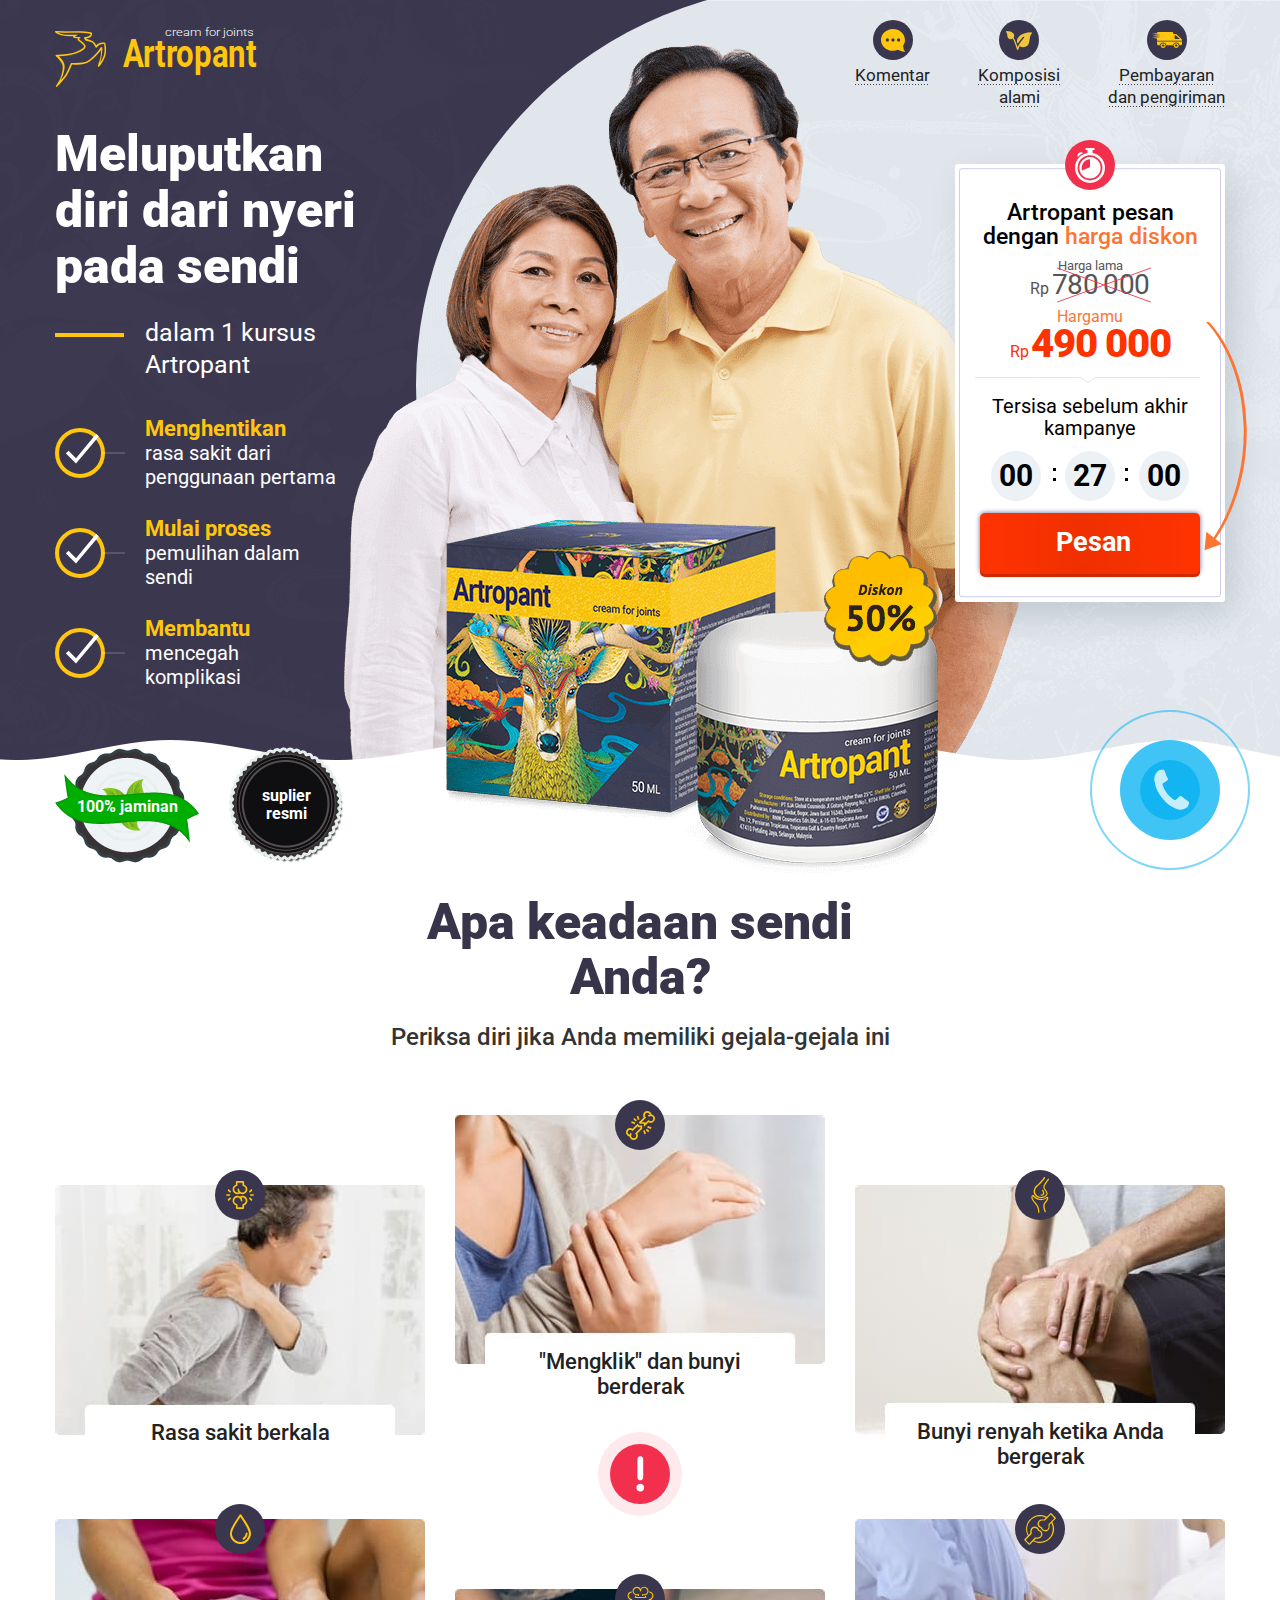
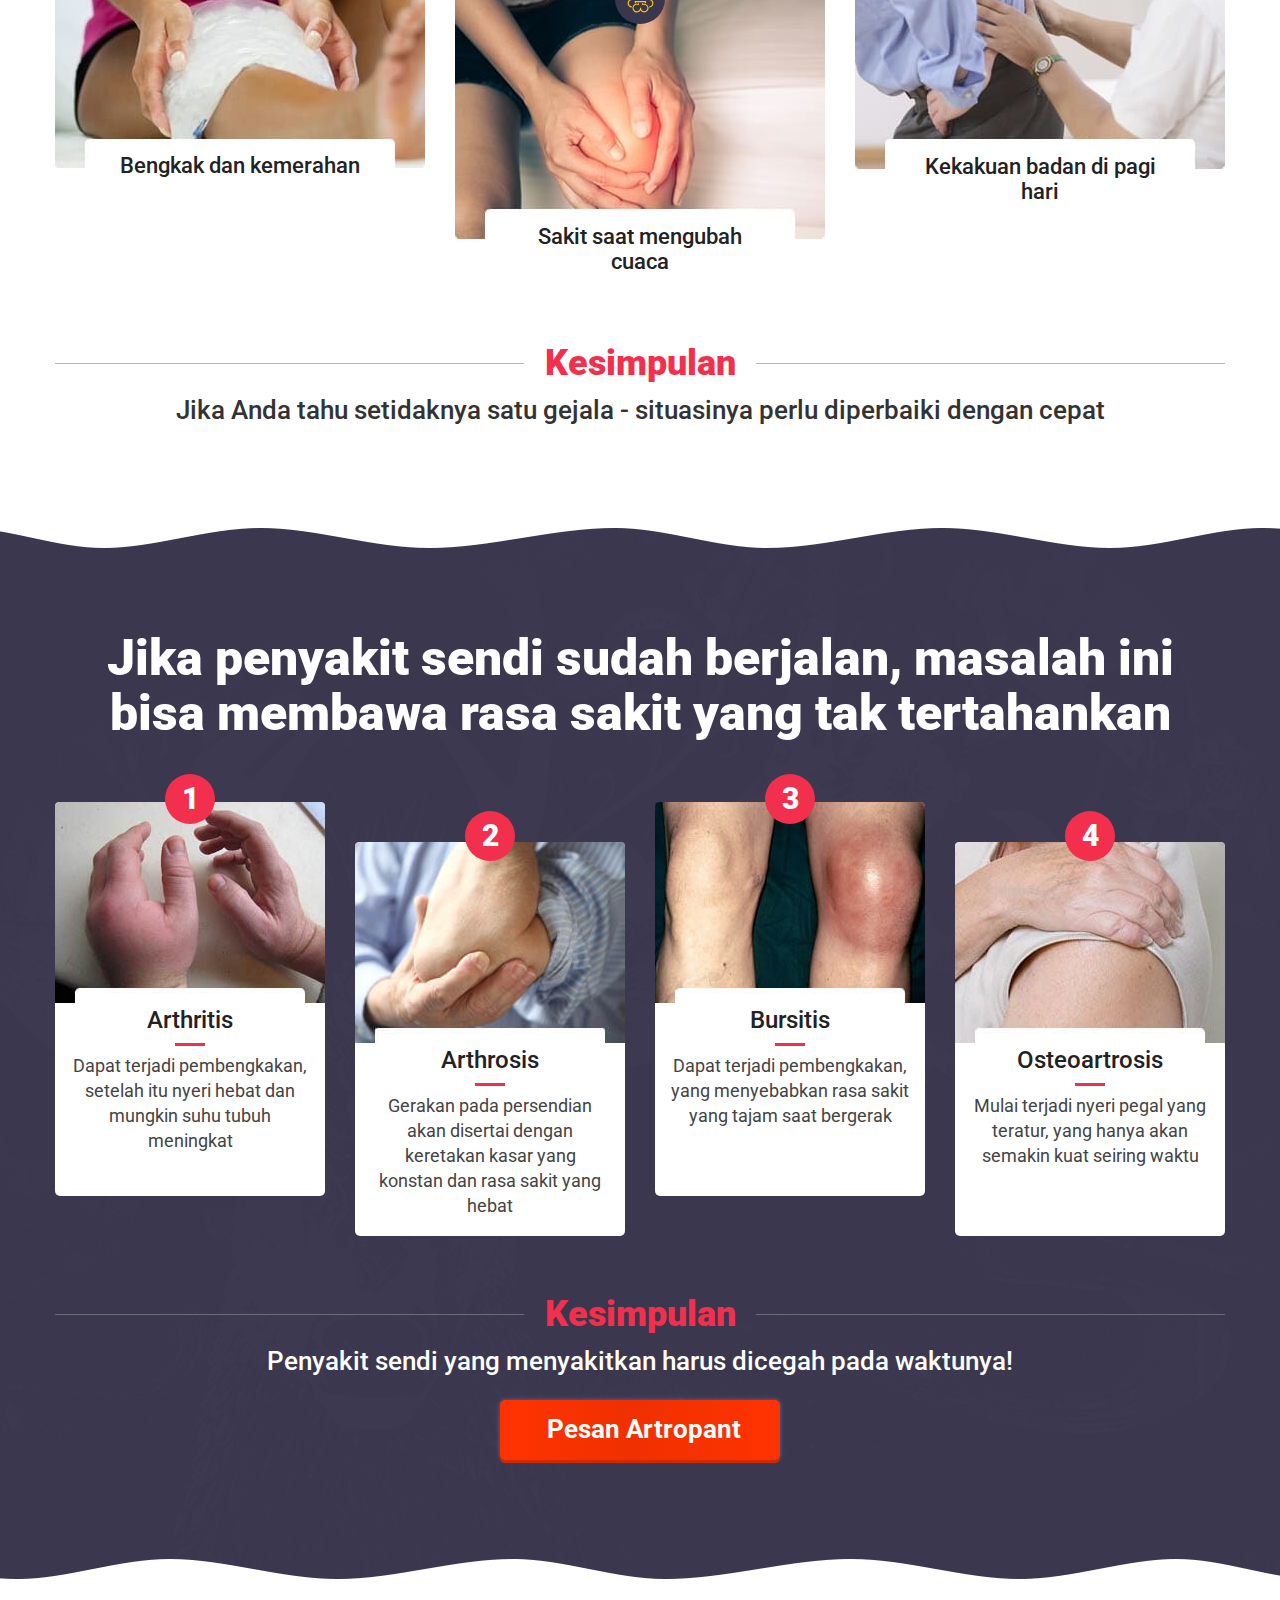
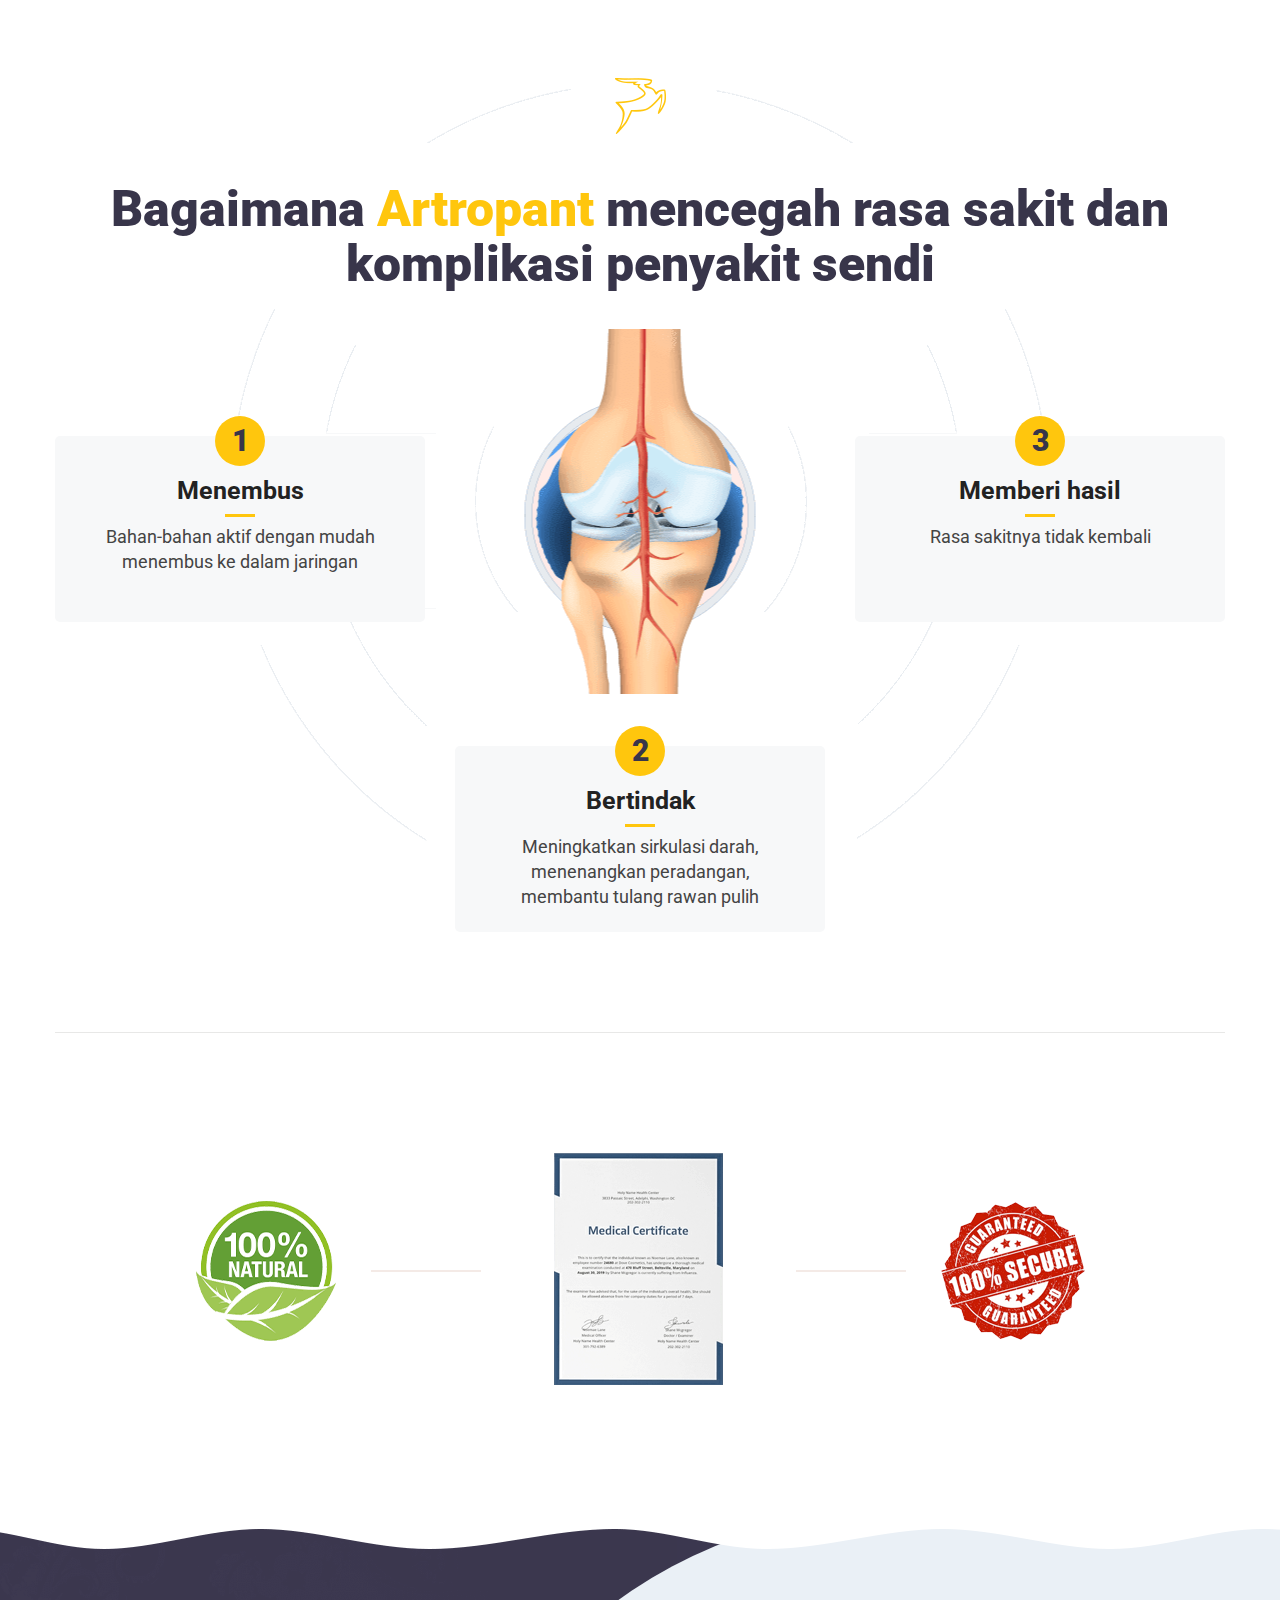
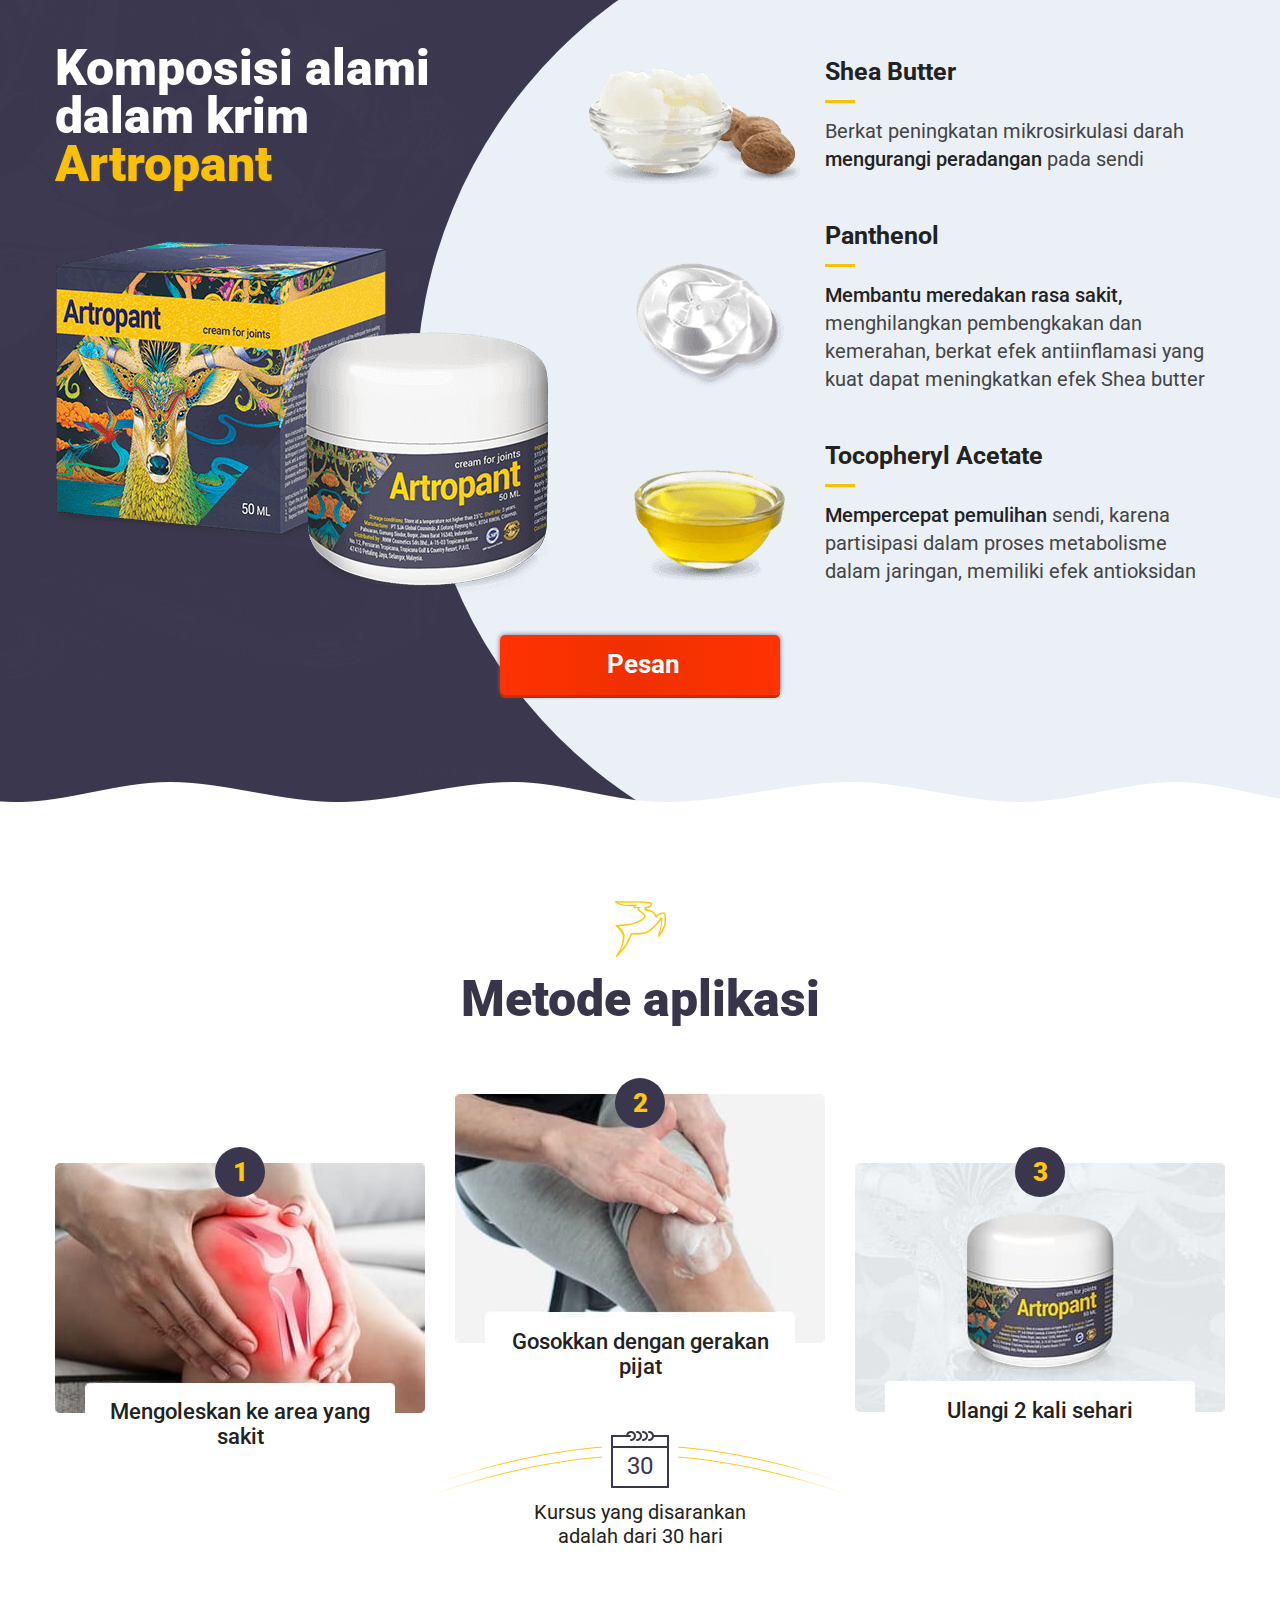
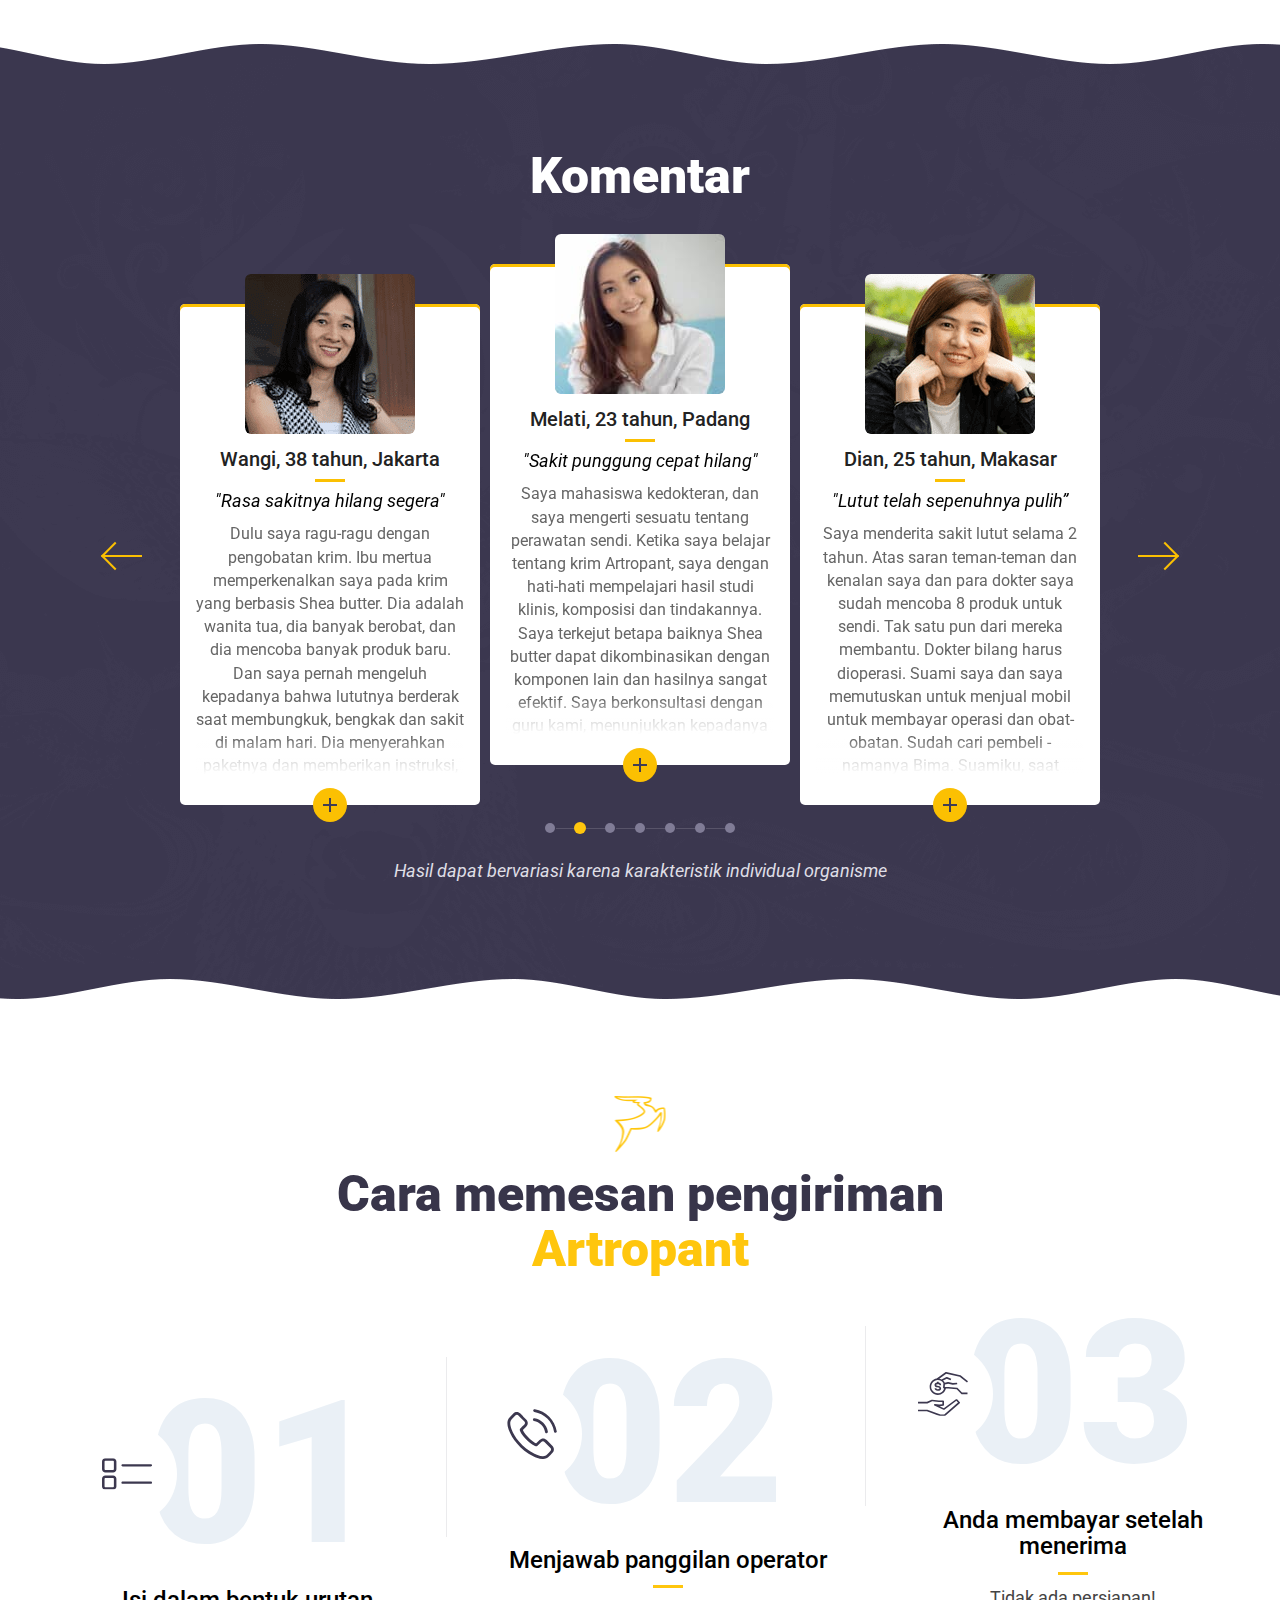
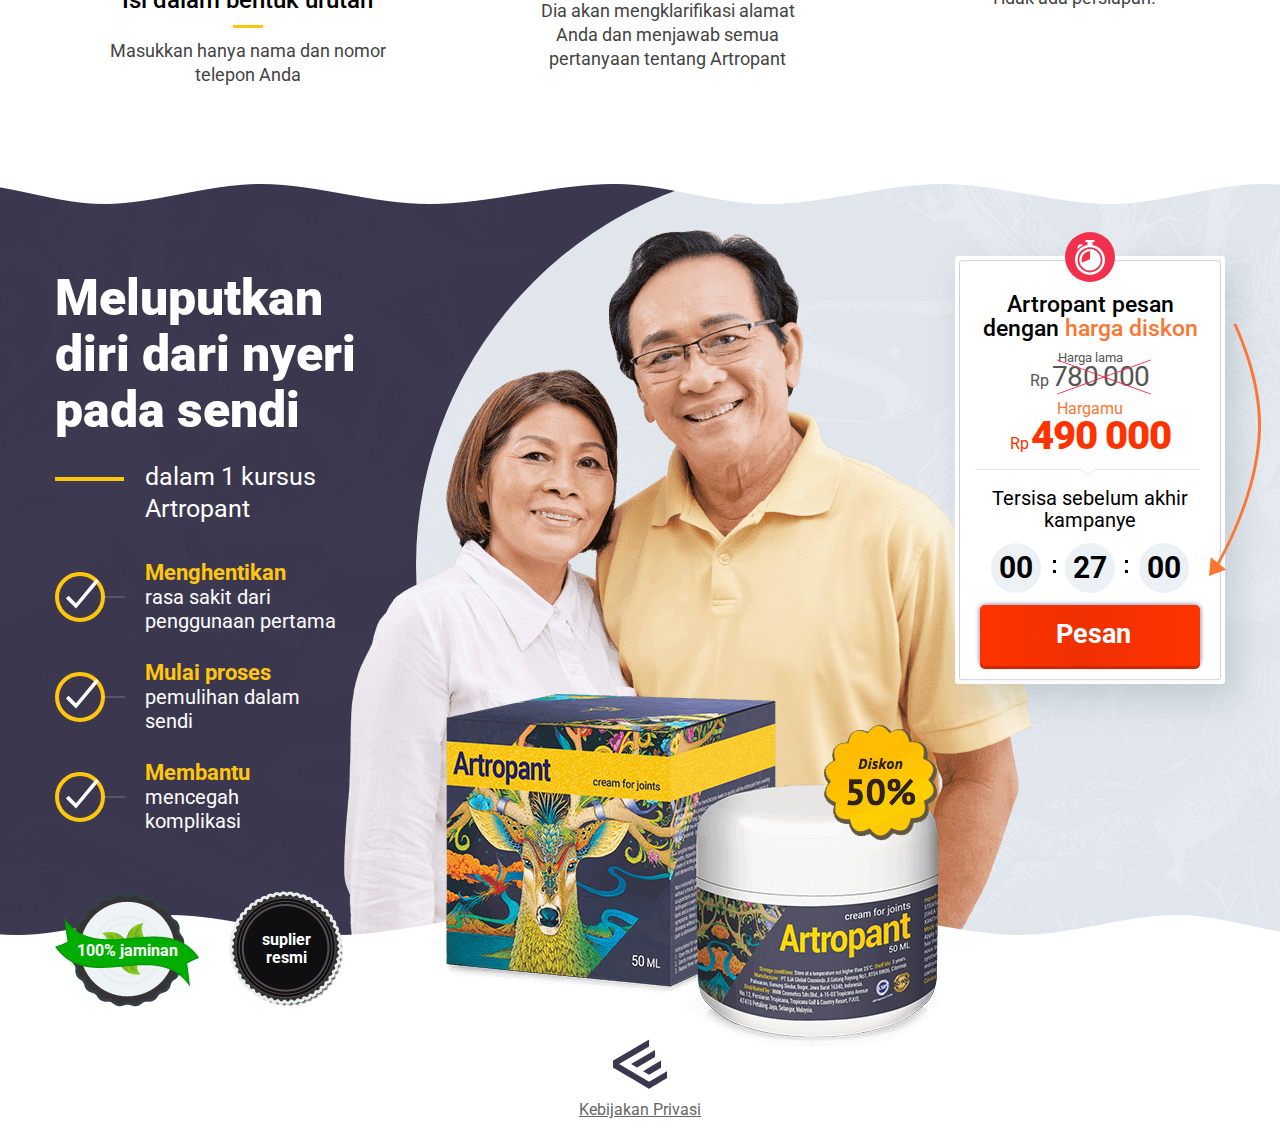
<file: artropan/lend/index.html>
<!DOCTYPE html>
<html>

<head>
	<meta charset="utf-8">
	<meta http-equiv="X-UA-Compatible" content="IE=edge">
	<meta name="viewport" content="width=device-width, initial-scale=1">
	<title>
		Beli Artropant Tidak mahal, harga, ulasan, pesan Artropant Sekarang!
	</title>
	<link href="https://fonts.googleapis.com/css?family=Roboto:100,300,400,400i,500,500i,700,900&subset=cyrillic,cyrillic-ext" rel="stylesheet">
	<link rel="stylesheet" href="css/main.css">
	<link rel="icon" href="img/favicon.ico">
</head>

<body>
	<section class="header">
		<div class="circle">
			<span class="circle__inner"></span>
		</div>
		<div class="container">
			<div class="header__top">
				<div class="logo">
					<div class="logo__img">
						<img src="./img/logo.png" alt="">
					</div>
					<div class="logo__text">
						<p class="logo__desc">cream for joints</p>
						<p class="logo__name">Artropant</p>
					</div>
				</div>
				<nav class="nav">
					<ul class="nav__list">
						<li class="nav__item nav__item--1">
							<span class="nav__el">
								<img src="img/header__link-1.svg" alt="" class="nav__img">
							</span>
							<a href="#reviews" class="nav__link">Komentar</a>
						</li>
						<li class="nav__item nav__item--2">
							<span class="nav__el">
								<img src="img/header__link-2.svg" alt="" class="nav__img">
							</span>
							<a href="#consist" class="nav__link">Komposisi<br> alami</a>
						</li>
						<li class="nav__item nav__item--3">
							<span class="nav__el">
								<img src="img/header__link-3.svg" alt="" class="nav__img">
							</span>
							<a href="#order" class="nav__link">Pembayaran<br> dan pengiriman</a>
						</li>
					</ul>
				</nav>
			</div>
			<div class="header__content">
				<div class="header__about">
					<h1 class="header__title">Meluputkan <br>diri dari nyeri <br>pada sendi</h1>
					<h2 class="header__subtitle">dalam 1 kursus Artropant</h2>
					<ul class="header__list">
						<li class="header__item"><span class="header-bullit"></span><b>Menghentikan</b><br> rasa sakit
							dari <span class="text-nowrap"></span><br> penggunaan pertama</li>
						<li class="header__item"><span class="header-bullit"></span><b>Mulai proses</b><br> pemulihan
							dalam <br> sendi</li>
						<li class="header__item"><span class="header-bullit"></span><b>Membantu</b><br> mencegah<br>
							komplikasi</li>
					</ul>
					<div class="quality">
						<div class="quality-left">100% jaminan </div>
						<div class="quality-right">suplier <br> resmi</div>
					</div>
				</div>
				<div class="header__prod">
					<div class="prod__sale">
						<img src="img/diskon.png" alt="" class="diskont">
					</div>
					<img src="./img/product.png" alt="" class="img-prod">
				</div>
				<div class="form">
					<h2 class="form__title">Artropant pesan dengan <span class="form__for-share">harga diskon</span>
					</h2>
					<div class="price">
						<div class="price__old">
							<p class="price__title price__title--old">Harga lama</p>
							<div class="price__value price__value--old">
								<span class="price__currency price__currency--old x_currency">Rp</span>
								<span class="price__num price__num--old x_price_previous">780 000</span>
								
								
								
							</div>
						</div>
						<div class="price__new">
							<p class="price__title price__title--new">Hargamu</p>
							<div class="price__value price__value--new">
								<span class="price__currency price__currency--new x_currency">Rp</span>
								<span class="price__num price__num--new x_price_current">490 000</span>
								
								
								
							</div>
						</div>
					</div>
					<!-- for header-top -->
					<p class="form__ends">Tersisa sebelum akhir kampanye</p>
					<div class="timer">
						<div class="timer__item">
							<span class="hours timer__value"></span>
							<!-- <span class="timer__caption">Часы</span> -->
						</div>
						<div class="timer__item">
							<span class="minutes timer__value"></span>
							<!-- <span class="timer__caption">Мин</span> -->
						</div>
						<div class="timer__item">
							<span class="seconds timer__value"></span>
							<!-- <span class="timer__caption">Сек</span> -->
						</div>
					</div>
					<!-- for header-bottom -->
					<!-- <h3 class="form__lastpack">Осталось упаковок harga diskon: <span class="lastpack">15</span></h3>
				<form action="" method="post" class="x_order_form">
					<label class="form__label form__label--name">
						<input class="form__input" type="text" placeholder="Nama saya" name="name" required autocomplete="name">
					</label>
					<label class="form__label form__label--tel">
						<input class="form__input" type="tel" placeholder="Ponselku" name="phone" required autocomplete="tel">
					</label>
					<button class="btn">Pesan</button>
					<p class="form__footnote">* при заказе курса</p>
				</form>
				<p class="form__pay-after">Pembayaran setelah tanda terima</p> -->
					<button class="btn ever-popup-btn">Pesan</button>
				</div>
			</div>
		</div>
		<div class="header__people">
			<img src="./img/header__people.png" alt="">
		</div>
	</section>

	<section class="state block wave">
		<div class="container">
			<h2 class="title state__title brown">
				Apa keadaan sendi Anda?
			</h2>
			<h3 class="state__subtitle">
				Periksa diri jika Anda memiliki gejala-gejala ini
			</h3>
			<div class="state__content">
				<div class="state__decor">
					<span class="state__decor-inner">
						<img src="img/state__decor.svg" alt="">
					</span>
				</div>
				<div class="state__item state__item--transform">
					<span class="state__item-el state__item-el--1">
						<svg version="1.1" xmlns="https://www.w3.org/2000/svg" xmlns:xlink="https://www.w3.org/1999/xlink" x="0px" y="0px" viewbox="0 0 28 28" style="enable-background:new 0 0 28 28;" xml:space="preserve">
							<g>
								<g transform="translate(-868 -1159)">
									<g>
										<path id="bchfa" class="state__icon-1 state__icon" d="M889.4,1178.7c0,2.1-1.3,3.9-3.3,4.6v2.8c0,0.5-0.4,0.8-0.8,0.8h-6.6c-0.5,0-0.8-0.4-0.8-0.8
	                                    v-2.8c-2-0.7-3.3-2.6-3.3-4.6c0-2.7,2.2-4.9,4.9-4.9c0.9,0,1.7,0.2,2.5,0.7c0.7-0.4,1.6-0.7,2.5-0.7
	                                    C887.2,1173.8,889.4,1176,889.4,1178.7z M887.7,1178.7c0-1.8-1.5-3.3-3.3-3.3c-0.4,0-0.7,0.1-1.1,0.2c0.7,0.9,1.1,2,1.1,3.1
	                                    c0,0.5-0.4,0.8-0.8,0.8s-0.8-0.4-0.8-0.8c0-1-0.4-1.9-1.2-2.5c0,0,0,0,0,0c-0.2-0.1-0.9-0.8-2.1-0.8c-1.8,0-3.3,1.5-3.3,3.3
	                                    c0,1.6,1.1,2.9,2.6,3.2c0.4,0.1,0.7,0.4,0.7,0.8v2.6h4.9v-2.6c0-0.4,0.3-0.7,0.7-0.8C886.6,1181.6,887.7,1180.3,887.7,1178.7
	                                    L887.7,1178.7z M889.4,1167.3c0,2.7-2.2,4.9-4.9,4.9c-0.9,0-1.7-0.2-2.5-0.7c-0.7,0.4-1.6,0.7-2.5,0.7c-2.7,0-4.9-2.2-4.9-4.9
	                                    c0-2.1,1.3-3.9,3.3-4.6v-2.8c0-0.5,0.4-0.8,0.8-0.8h6.6c0.5,0,0.8,0.4,0.8,0.8v2.8C888.1,1163.3,889.4,1165.2,889.4,1167.3z
	                                     M887.7,1167.3c0-1.6-1.1-2.9-2.6-3.2c-0.4-0.1-0.7-0.4-0.7-0.8v-2.6h-4.9v2.6c0,0.4-0.3,0.7-0.7,0.8c-1.5,0.3-2.6,1.7-2.6,3.2
	                                    c0,1.8,1.5,3.3,3.3,3.3c0.4,0,0.7-0.1,1.1-0.2c-0.7-0.9-1.1-2-1.1-3.1c0-0.5,0.4-0.8,0.8-0.8s0.8,0.4,0.8,0.8
	                                    c0,1.9,1.6,3.3,3.3,3.3C886.3,1170.5,887.7,1169.1,887.7,1167.3L887.7,1167.3z M896,1173c0,0.5-0.4,0.8-0.8,0.8h-2.5
	                                    c-0.5,0-0.8-0.4-0.8-0.8c0-0.5,0.4-0.8,0.8-0.8h2.5C895.6,1172.2,896,1172.5,896,1173L896,1173z M894.1,1168.7l-1.6,1.6
	                                    c-0.3,0.3-0.8,0.3-1.2,0c-0.3-0.3-0.3-0.8,0-1.2l1.6-1.6c0.3-0.3,0.8-0.3,1.2,0C894.4,1167.8,894.4,1168.3,894.1,1168.7z
	                                     M894.1,1178.5c-0.3,0.3-0.8,0.3-1.2,0c0,0,0,0,0,0l-1.6-1.6c-0.3-0.3-0.3-0.8,0-1.2c0.3-0.3,0.8-0.3,1.2,0l1.6,1.6
	                                    C894.4,1177.7,894.4,1178.2,894.1,1178.5L894.1,1178.5z M872.2,1173c0,0.5-0.4,0.8-0.8,0.8h-2.5c-0.5,0-0.8-0.4-0.8-0.8
	                                    c0-0.5,0.4-0.8,0.8-0.8h2.5C871.8,1172.2,872.2,1172.5,872.2,1173L872.2,1173z M872.7,1170.3c-0.3,0.3-0.8,0.3-1.2,0c0,0,0,0,0,0
	                                    l-1.6-1.6c-0.3-0.3-0.3-0.8,0-1.2c0.3-0.3,0.8-0.3,1.2,0l1.6,1.6C873.1,1169.5,873.1,1170,872.7,1170.3L872.7,1170.3z
	                                     M872.7,1176.9l-1.6,1.6c-0.3,0.3-0.8,0.3-1.2,0c-0.3-0.3-0.3-0.8,0-1.2l0,0l1.6-1.6c0.3-0.3,0.8-0.3,1.2,0
	                                    C873.1,1176,873.1,1176.5,872.7,1176.9L872.7,1176.9z"/>
									</g>
								</g>
							</g>
						</svg>
					</span>
					<img src="img/state__img-1.jpg" alt="foto" class="state__item-img">
					<p class="state__item-text">
						Rasa sakit berkala
					</p>
				</div>
				<div class="state__item">
					<span class="state__item-el state__item-el--2">
						<svg version="1.1" xmlns="https://www.w3.org/2000/svg" xmlns:xlink="https://www.w3.org/1999/xlink" x="0px" y="0px" viewbox="0 0 512 512" style="enable-background:new 0 0 512 512;" xml:space="preserve">
							<g class="state__icon-2 state__icon">
								<path d="M450.8,61.2C444.3,26.4,413.7,0,377,0c-41.3,0-75,33.6-75,75c0,14.4,4.1,28.3,11.7,40.2l-89,89l22.2,22.2h68.8v56.5
	                            l83.3-83.3c11.5,6.8,24.6,10.4,38.1,10.4c41.4,0,75-33.5,75-75C512,97.7,485.1,67.6,450.8,61.2z M437,180c-11,0-21.5-4-29.7-11.2
	                            l-10.6-9.3l-51.1,51.1v-14.1h-70.7l79.7-79.7l-10.1-10.6c-8-8.4-12.5-19.4-12.5-31.1c0-24.8,20.2-45,45-45
	                            c20.3,0,37.4,13.5,43,31.9c-13.6,3.1-26,10-36.1,20.1l21.2,21.2C413.7,94.7,425,90,437,90c24.9,0,45,20.1,45,45
	                            C482,159.8,461.9,180,437,180z"/>
								<path d="M203.5,225.4l-88.3,88.3C103.2,306.1,89.4,302,75,302c-41.3,0-75,33.6-75,75c0,36.6,26.4,67.2,61.2,73.7
	                            C67.5,485.1,97.7,512,135,512c41.4,0,75-33.5,75-75c0-13.5-3.6-26.6-10.4-38.1l86.1-86.1v-56.5h-51.2L203.5,225.4z M255.6,300.5
	                            l-96.2,96.2l9.3,10.6C176,415.5,180,426,180,437c0,24.9-20.1,45-45,45c-24.9,0-45-20.1-45-45c0-12,4.7-23.3,13.2-31.8L81.9,384
	                            c-10.1,10.1-16.9,22.5-20.1,36.1C43.5,414.5,30,397.3,30,377c0-24.8,20.2-45,45-45c11.6,0,22.7,4.4,31.1,12.5l10.6,10.1l86.8-86.8
	                            l18.5,18.5h33.6L255.6,300.5L255.6,300.5z"/>
								<rect x="145.4" y="123.6" transform="matrix(0.7071 -0.7071 0.7071 0.7071 -61.6223 158.3764)" width="30" height="60"/>
								<rect x="198.4" y="88.2" transform="matrix(0.9487 -0.3162 0.3162 0.9487 -27.5534 73.7174)" width="30" height="67.1"/>
								<rect x="113.6" y="173.1" transform="matrix(0.3162 -0.9487 0.9487 0.3162 -108.0843 263.2359)" width="30" height="67.1"/>
								<rect x="365.9" y="314.1" transform="matrix(0.7071 -0.7071 0.7071 0.7071 -131.7743 370.1505)" width="30" height="60"/>
								<rect x="312.9" y="342.4" transform="matrix(0.9487 -0.3162 0.3162 0.9487 -102.0518 122.9764)" width="30" height="67.1"/>
								<rect x="397.7" y="257.6" transform="matrix(0.3162 -0.9487 0.9487 0.3162 6.0328 590.6127)" width="30" height="67.1"/>
							</g>
						</svg>
					</span>
					<img src="img/state__img-2.jpg" alt="foto" class="state__item-img">
					<p class="state__item-text">
						"Mengklik" dan bunyi berderak
					</p>
				</div>
				<div class="state__item state__item--transform">
					<span class="state__item-el state__item-el--3">
						<svg version="1.1" id="Слой_1" xmlns="https://www.w3.org/2000/svg" xmlns:xlink="https://www.w3.org/1999/xlink" x="0px" y="0px" viewbox="0 0 18 36" style="enable-background:new 0 0 18 36;" xml:space="preserve">
							<g>
								<g transform="translate(-1670 -1155)">
									<g>
										<path id="w2paa" class="state__icon-3 state__icon" d="M1672.6,1169.8c-0.1-2.5,1.4-5,2.9-6.2c3.7-3.1,7.1-7.6,7.4-8.1c0.1-0.3,0.4-0.5,0.8-0.4
	                                    c0.3,0.1,0.5,0.5,0.4,0.8c-0.2,0.6-4,5.5-7.7,8.6c-1.3,1.1-2.6,3.2-2.4,5.2c0.1,1.7,1.1,3.1,2.9,4.3c1.6,1,5,1.7,7.7-0.8
	                                    c0.5-0.5,1.8-2.2-1.1-5.2c-1.8-1.8-1.5-4.2,1-7.7c1.1-1.5,2.7-3.8,2.7-3.8l1,0.7c0,0-1.6,2.3-2.7,3.8c-2.7,3.8-2.1,5.2-1.2,6.2
	                                    c3,3,2.5,5.6,1.1,6.9c-1.6,1.6-3.5,2.1-5.2,2.1c-1.7,0-3.1-0.5-4.1-1.1C1673.9,1173.6,1672.7,1171.9,1672.6,1169.8L1672.6,1169.8
	                                    z M1684.4,1181.2c-1.3,1.5-1.1,5.1,0.4,8.2c0.1,0.3,0,0.6-0.3,0.8c0,0,0,0,0,0c-0.3,0.1-0.7,0-0.8-0.3c-1.8-3.6-1.9-7.7-0.3-9.5
	                                    c2.5-2.7,2.5-3.9,2.5-4.2c0,0,0,0,0-0.1c-2.3,1.6-4.7,2.3-7.1,2c-3.5-0.5-6.1-2.9-7-3.9c-0.1,0.1-0.2,0.2-0.2,0.4
	                                    c-0.2,0.5-0.2,1.6,1.3,3.8c0.4,0.6,0.9,1.2,1.4,1.8c1.9,2.2,4.2,4.9,4.1,10.3c0,0.3-0.3,0.6-0.6,0.6h0c-0.3,0-0.6-0.3-0.6-0.6
	                                    c0,0,0,0,0,0c0.1-4.9-2-7.3-3.8-9.5c-0.6-0.6-1.1-1.2-1.5-1.9c-1.4-2-1.9-3.7-1.4-4.9c0.4-1,1.2-1.3,1.3-1.3
	                                    c0.3-0.1,0.5,0,0.7,0.2c0,0,2.7,3.4,6.6,3.9c2.2,0.3,4.4-0.4,6.6-2.1c0.2-0.1,0.4-0.2,0.6-0.1c0.1,0,0.8,0.2,1,1.1
	                                    C1687.5,1177,1686.6,1178.8,1684.4,1181.2L1684.4,1181.2z M1682,1171.5c0.4-0.9-0.5-2.3-0.9-2.8c-0.2-0.3-0.2-0.6,0.1-0.8
	                                    c0,0,0,0,0,0c0.3-0.2,0.7-0.2,0.9,0.1c0.1,0.1,1.8,2.2,1.1,3.9c-0.4,1-1.4,1.6-3,1.9c-0.3,0.1-0.7-0.2-0.7-0.5
	                                    c-0.1-0.3,0.2-0.6,0.5-0.7c0,0,0,0,0,0C1681.1,1172.4,1681.8,1172,1682,1171.5L1682,1171.5z"/>
									</g>
								</g>
							</g>
						</svg>
					</span>
					<img src="img/state__img-3.jpg" alt="foto" class="state__item-img">
					<p class="state__item-text">
						Bunyi renyah ketika Anda bergerak
					</p>
				</div>
				<div class="state__item">
					<span class="state__item-el state__item-el--4">
						<svg version="1.1" id="Слой_1" xmlns="https://www.w3.org/2000/svg" xmlns:xlink="https://www.w3.org/1999/xlink" x="0px" y="0px" viewbox="0 0 21 30" style="enable-background:new 0 0 21 30;" xml:space="preserve">
							<g>
								<g transform="translate(-871 -1470)">
									<g>
										<path id="b81va" class="state__icon-4 state__icon" d="M892,1489.3c0,3-1.2,5.6-3.1,7.6c-1.9,1.9-4.5,3.2-7.4,3.2c-2.9,0-5.5-1.2-7.4-3.1
	                                    c-2-2-3.1-4.7-3.1-7.6c0-4.1,4.7-11.2,7.8-15.9c0.7-1.1,1.3-1.9,1.8-2.8c0.3-0.5,1-0.6,1.4-0.3c0.1,0.1,0.2,0.2,0.3,0.3
	                                    c0.6,0.8,1.1,1.8,1.8,2.8C887.3,1478.1,892,1485.2,892,1489.3L892,1489.3z M889.9,1489.3c0-3.4-4.5-10.1-7.5-14.7
	                                    c-0.4-0.5-0.7-1.1-1-1.5c-0.3,0.4-0.6,1-1,1.5c-3,4.5-7.5,11.3-7.5,14.7c0,2.4,0.9,4.5,2.5,6.1c1.5,1.5,3.6,2.5,6,2.5
	                                    c2.3,0,4.4-0.9,6-2.5C889.1,1493.7,889.9,1491.5,889.9,1489.3L889.9,1489.3z M888.6,1489.6c0,1.3-0.4,2.5-1,3.5
	                                    c-0.6,1-1.5,1.9-2.5,2.5c-0.5,0.3-1.1,0.1-1.4-0.4c-0.3-0.5-0.1-1.1,0.4-1.4c0.8-0.4,1.4-1.1,1.8-1.8s0.7-1.6,0.8-2.5
	                                    c0-0.6,0.5-1,1.1-1C888.2,1488.6,888.6,1489.1,888.6,1489.6L888.6,1489.6z"/>
									</g>
								</g>
							</g>
						</svg>
					</span>
					<img src="img/state__img-4.jpg" alt="foto" class="state__item-img">
					<p class="state__item-text">

						Bengkak dan kemerahan


					</p>
				</div>
				<div class="state__item state__item--transform">
					<span class="state__item-el state__item-el--5">
						<svg version="1.1" id="Слой_1" xmlns="https://www.w3.org/2000/svg" xmlns:xlink="https://www.w3.org/1999/xlink" x="0px" y="0px" viewbox="0 0 27 27" style="enable-background:new 0 0 27 27;" xml:space="preserve">
							<g>
								<g transform="translate(-1266 -1543)">
									<g>
										<path id="lrtla" class="state__icon-5 state__icon" d="M1287,1550c-0.9,1.7-2.9,2.6-4.8,2.1v0.7h-1.1v-1.4c0-0.3,0.2-0.5,0.5-0.5c0.1,0,0.2,0,0.2,0.1
	                                    c1.6,0.8,3.5,0.1,4.3-1.5c0.8-1.6,0.1-3.5-1.5-4.3c-1.6-0.8-3.5-0.1-4.3,1.5c-0.2,0.4-0.3,0.9-0.3,1.4c0,0.3-0.2,0.5-0.5,0.5
	                                    c-0.3,0-0.5-0.2-0.5-0.5c0,0,0,0,0,0c0-1.8-1.4-3.2-3.2-3.2c-1.8,0-3.2,1.4-3.2,3.2c0,1.8,1.4,3.2,3.2,3.2c0.5,0,0.9-0.1,1.4-0.3
	                                    c0.3-0.1,0.6,0,0.7,0.3c0,0.1,0.1,0.1,0.1,0.2v1.4h-1.1v-0.7c-2.3,0.6-4.6-0.8-5.2-3.1c-0.6-2.3,0.8-4.6,3.1-5.2
	                                    c1.9-0.5,3.9,0.4,4.8,2.1c1.2-2.1,3.8-2.7,5.9-1.6C1287.4,1545.4,1288.1,1547.9,1287,1550L1287,1550z M1287.6,1565.1
	                                    c0,2.4-1.9,4.3-4.3,4.3c-1.6,0-3-0.8-3.8-2.2c-1.1,2.1-3.8,2.8-5.8,1.7s-2.8-3.8-1.7-5.8c0.9-1.7,2.9-2.6,4.8-2.1v-0.7h1.1v1.4
	                                    c0,0.3-0.2,0.5-0.5,0.5c-0.1,0-0.2,0-0.2-0.1c-1.6-0.8-3.5-0.1-4.3,1.5c-0.8,1.6-0.1,3.5,1.5,4.3c1.6,0.8,3.5,0.1,4.3-1.5
	                                    c0.2-0.4,0.3-0.9,0.3-1.4c0-0.3,0.2-0.5,0.5-0.5c0.3,0,0.5,0.2,0.5,0.5c0,1.8,1.4,3.2,3.2,3.2c1.8,0,3.2-1.4,3.2-3.2
	                                    c0-1.8-1.4-3.2-3.2-3.2c0,0,0,0,0,0c-0.5,0-0.9,0.1-1.4,0.3c-0.3,0.1-0.6,0-0.7-0.3c0-0.1-0.1-0.2-0.1-0.2v-1.4h1.1v0.7
	                                    c2.3-0.6,4.6,0.8,5.2,3.1C1287.5,1564.4,1287.6,1564.7,1287.6,1565.1L1287.6,1565.1z M1284.9,1554.8c-0.1,0-0.1,0.1-0.2,0.1
	                                    h-10.4c-0.3,0-0.5-0.2-0.5-0.5c0-0.1,0-0.2,0.1-0.2c0.2-0.4,0.3-0.9,0.3-1.4h1.1c0,0.4,0,0.7-0.1,1.1h8.9
	                                    c-0.1-0.4-0.1-0.7-0.1-1.1h1.1c0,0.5,0.1,0.9,0.3,1.4C1285.3,1554.4,1285.2,1554.7,1284.9,1554.8
	                                    C1284.9,1554.8,1284.9,1554.8,1284.9,1554.8L1284.9,1554.8z M1291.9,1562.3c-0.8,1.4-2.2,2.2-3.8,2.2v-1.1c1.8,0,3.2-1.4,3.2-3.2
	                                    s-1.4-3.2-3.2-3.2c0,0,0,0,0,0c-0.3,0-0.5-0.2-0.5-0.5c0-0.3,0.2-0.5,0.5-0.5c0,0,0,0,0,0c1.8,0,3.2-1.4,3.2-3.2
	                                    c0-1.8-1.4-3.2-3.2-3.2v-1.1c2.4,0,4.3,1.9,4.3,4.3c0,1.6-0.8,3-2.2,3.8C1292.2,1557.6,1293,1560.3,1291.9,1562.3
	                                    C1291.9,1562.3,1291.9,1562.3,1291.9,1562.3L1291.9,1562.3z M1285.2,1558.7c0,0.1,0,0.2-0.1,0.2c-0.2,0.4-0.3,0.9-0.3,1.4h-1.1
	                                    c0-0.4,0-0.7,0.1-1.1h-8.9c0.1,0.4,0.1,0.7,0.1,1.1h-1.1c0-0.5-0.1-0.9-0.3-1.4c-0.1-0.3,0-0.6,0.3-0.7c0.1,0,0.1-0.1,0.2-0.1
	                                    h10.4C1285,1558.1,1285.2,1558.4,1285.2,1558.7z M1271.4,1556.5c0,0.3-0.2,0.5-0.5,0.5c-1.8,0-3.2,1.5-3.1,3.3
	                                    c0,1.7,1.4,3.1,3.1,3.1v1.1c-2.4,0-4.3-1.9-4.3-4.3c0-1.6,0.8-3,2.2-3.8c-2.1-1.1-2.8-3.8-1.7-5.8c0.8-1.4,2.2-2.2,3.8-2.2v1.1
	                                    c-1.8,0-3.2,1.5-3.2,3.3c0,1.7,1.4,3.1,3.2,3.2C1271.2,1556,1271.4,1556.2,1271.4,1556.5L1271.4,1556.5z"/>
									</g>
								</g>
							</g>
						</svg>
					</span>
					<img src="img/state__img-5.jpg" alt="foto" class="state__item-img">
					<p class="state__item-text">
						Sakit saat mengubah cuaca
					</p>
				</div>
				<div class="state__item">
					<span class="state__item-el state__item-el--6">
						<svg version="1.1" id="Слой_1" xmlns="https://www.w3.org/2000/svg" xmlns:xlink="https://www.w3.org/1999/xlink" x="0px" y="0px" viewbox="0 0 32 32" style="enable-background:new 0 0 32 32;" xml:space="preserve">
							<g>
								<g transform="translate(-1664 -1467)">
									<g>
										<path id="sphha" class="state__icon-6 state__icon" d="M1695.8,1472.6l-3.5,3.5c2.4,4.2,2.4,9.4,0,13.7c-3.8,6.7-12.3,9.2-19,5.4l-3.5,3.5
	                                    c-0.2,0.2-0.7,0.2-0.9,0c0,0,0,0,0,0l-4.5-4.5c-0.2-0.2-0.2-0.7,0-0.9l3.5-3.5c-2.4-4.2-2.4-9.4,0-13.7c3.8-6.7,12.3-9.2,19-5.4
	                                    l3.5-3.5c0.2-0.2,0.7-0.2,0.9,0l4.5,4.5C1696,1472,1696,1472.4,1695.8,1472.6C1695.8,1472.6,1695.8,1472.6,1695.8,1472.6
	                                    L1695.8,1472.6z M1675,1491.6c0.1-0.1,0.3-0.2,0.4-0.2h2.5c1.3,0,2.5-0.8,3-2.1c0-0.1,0-0.2,0.1-0.2c0-0.1,0.1-0.2,0.1-0.3
	                                    c0.2-1-0.1-2.1-0.9-2.8c-0.5-0.5-1.1-0.8-1.8-0.9c-0.3,0-0.5-0.3-0.5-0.5c-0.3-1.7-1.9-2.9-3.6-2.6c-1.3,0.2-2.4,1.3-2.6,2.6
	                                    c0,0.2,0,0.4,0,0.5v2.5c0,0.2-0.1,0.3-0.2,0.4l-5.8,5.9l3.6,3.6L1675,1491.6z M1691.3,1477.1l-1.7,1.7v2.2c0,0.2,0,0.5-0.1,0.7
	                                    c-0.4,2.2-2.2,3.7-4.4,3.7h0c-2,0-3.8-1.4-4.3-3.3c-2-0.5-3.3-2.3-3.3-4.3v0c0-2.5,2-4.4,4.4-4.4c0,0,0,0,0,0h2.2l1.7-1.7
	                                    c-3.7-1.9-8.1-1.9-11.8,0c-6.2,3.3-8.7,10.9-5.4,17.2l1.7-1.7v-2.2c0-0.2,0-0.5,0.1-0.7c0.4-2.2,2.2-3.7,4.4-3.7
	                                    c2,0,3.8,1.4,4.3,3.3c2,0.5,3.3,2.3,3.3,4.3v0c0,2.2-1.6,4-3.7,4.4h0c-0.2,0-0.5,0.1-0.7,0.1h-2.2l-1.7,1.7
	                                    c4.9,2.6,11,1.7,14.9-2.3C1692.9,1488.1,1693.9,1482,1691.3,1477.1L1691.3,1477.1z M1694.4,1472.2l-3.6-3.6l-5.8,5.8
	                                    c-0.1,0.1-0.3,0.2-0.4,0.2h-2.5c-0.8,0-1.7,0.3-2.3,0.9c-1.2,1.2-1.2,3.3,0,4.5c0.5,0.5,1.1,0.8,1.8,0.9c0.3,0,0.5,0.3,0.5,0.5
	                                    c0.1,0.7,0.4,1.3,0.9,1.8c0.6,0.6,1.4,0.9,2.3,0.9c0.1,0,0.2,0,0.4,0c0.1,0,0.1,0,0.2,0c0.1,0,0.3-0.1,0.4-0.1c0,0,0.1,0,0.1,0
	                                    c0.1,0,0.2-0.1,0.3-0.2c0.1,0,0.1-0.1,0.2-0.1c0.1-0.1,0.2-0.1,0.3-0.2c0.1,0,0.1-0.1,0.2-0.1c0.1,0,0.1-0.1,0.2-0.2
	                                    c0.1-0.1,0.2-0.1,0.2-0.2c0,0,0-0.1,0.1-0.1c0.3-0.4,0.5-0.9,0.6-1.4c0-0.2,0-0.4,0-0.5v-2.5c0-0.2,0.1-0.3,0.2-0.4
	                                    L1694.4,1472.2z"/>
									</g>
								</g>
							</g>
						</svg>
					</span>
					<img src="img/state__img-6.jpg" alt="foto" class="state__item-img">
					<p class="state__item-text">
						Kekakuan badan di pagi hari
					</p>
				</div>
			</div>
			<h3 class="state__footer-title">
				<span class="state__footer-inner">
					Kesimpulan
				</span>
			</h3>
			<p class="state__footer-text">
				Jika Anda tahu setidaknya satu gejala - situasinya perlu diperbaiki dengan cepat
			</p>
		</div>
	</section>

	<section class="pain block">
		<div class="container">
			<h2 class="title pain__title">
				Jika penyakit sendi sudah berjalan,
				masalah ini bisa membawa
				rasa sakit yang tak tertahankan

			</h2>
			<div class="pain__content">
				<div class="pain__item">
					<span class="pain__item-el">
						1
					</span>
					<img src="img/pain__img-1.jpg" alt="foto" class="pain__item-img">
					<h3 class="pain__item-title">
						Arthritis
					</h3>
					<span class="pain__item-line"></span>
					<p class="pain__item-text">
						Dapat terjadi pembengkakan, setelah itu nyeri hebat dan mungkin suhu tubuh meningkat
					</p>
				</div>
				<div class="pain__item">
					<span class="pain__item-el pain__item-el--odd">
						2
					</span>
					<img src="img/pain__img-2.jpg" alt="foto" class="pain__item-img">
					<h3 class="pain__item-title">
						Arthrosis

					</h3>
					<span class="pain__item-line"></span>
					<p class="pain__item-text">
						Gerakan pada persendian akan disertai dengan keretakan kasar yang konstan dan rasa sakit yang
						hebat
					</p>
				</div>
				<div class="pain__item">
					<span class="pain__item-el">
						3
					</span>
					<img src="img/pain__img-3.jpg" alt="foto" class="pain__item-img">
					<h3 class="pain__item-title">
						Bursitis
					</h3>
					<span class="pain__item-line"></span>
					<p class="pain__item-text">
						Dapat terjadi pembengkakan, yang menyebabkan rasa sakit yang tajam saat bergerak
					</p>
				</div>
				<div class="pain__item">
					<span class="pain__item-el pain__item-el--odd">
						4
					</span>
					<img src="img/pain__img-4.jpg" alt="foto" class="pain__item-img">
					<h3 class="pain__item-title">
						Osteoartrosis
					</h3>
					<span class="pain__item-line"></span>
					<p class="pain__item-text">
						Mulai terjadi nyeri pegal yang teratur, yang hanya akan semakin kuat seiring waktu
					</p>
				</div>
			</div>

			<h3 class="pain__footer-title">
				<span class="pain__footer-inner">
					Kesimpulan
				</span>
			</h3>
			<p class="pain__footer-text">
				Penyakit sendi yang menyakitkan harus dicegah pada waktunya!
			</p>
			<div class="pain__btn btn ever-popup-btn">
				Pesan Artropant
			</div>
		</div>
	</section>
	<section class="joint block wave">
		<div class="container joint__container">
			<img src="img/logo.png" alt="logo" class="joint__logo">
			<h2 class="title joint__title brown">
				Bagaimana <span class="joint__title-orange">Artropant</span> mencegah rasa sakit
				dan komplikasi penyakit sendi

			</h2>
			<div class="joint__content">
				<div class="joint__item joint__item--f">
					<span class="joint__item-el">
						1
					</span>
					<h3 class="joint__item-title">
						Menembus
					</h3>
					<span class="joint__item-line"></span>
					<p class="joint__item-text">
						Bahan-bahan aktif dengan mudah menembus ke dalam jaringan
					</p>
				</div>
				<div class="joint__item joint__item--foto">
					<img src="img/joint.png" alt="joint" class="joint__item-img">
				</div>
				<div class="joint__item joint__item--last">
					<span class="joint__item-el">
						2
					</span>
					<h3 class="joint__item-title">
						Bertindak
					</h3>
					<span class="joint__item-line"></span>
					<p class="joint__item-text">
						Meningkatkan sirkulasi darah, menenangkan peradangan, membantu tulang rawan pulih
					</p>
				</div>
				<div class="joint__item joint__item--f">
					<span class="joint__item-el">
						3
					</span>
					<h3 class="joint__item-title">
						Memberi hasil
					</h3>
					<span class="joint__item-line"></span>
					<p class="joint__item-text">
						Rasa sakitnya tidak kembali
					</p>
				</div>
			</div>
		</div>
		<div class="container">
			<div class="consist-sert">
				<img class="mid-quality-1" src="img/mid-quality-1.png" alt="quality">
				<div class="consist-sert__item"><img src="img/mid-sectificate.png" alt="quality"></div>
				<img class="mid-quality-2" src="img/mid-quality-2.png" alt="quality ">
			</div>
		</div>
	</section>
	<section class="consist block" id="consist">
		<div class="circle consist__circle">
			<span class="circle__inner consist__circle-inner"></span>
		</div>
		<div class="container consist__container">
			<div class="consist__content">
				<div class="consist__prod">
					<h2 class="consist__title title">
						Komposisi alami <br>
						dalam krim <br>
						<span class="consist__title-orange">Artropant</span>
					</h2>
					<img src="img/product.png" alt="product" class="consist__prod-img">
				</div>
				<div class="consist__list">
					<div class="consist__item consist__item--1">
						<div class="consist__item-img consist__item-img--1">
							<img src="img/consist__img-1.png" alt="consist" class="consist__item-foto">
						</div>
						<div class="consist__item-des">
							<h3 class="consist__item-title">
								Shea Butter
							</h3>
							<span class="consist__item-line"></span>
							<p class="consist__item-text">
								Berkat peningkatan mikrosirkulasi darah <span class="consist__item-text--bold">mengurangi peradangan</span> pada sendi
							</p>
						</div>
					</div>
					<div class="consist__item consist__item--2">
						<div class="consist__item-img consist__item-img--2">
							<img src="img/consist__img-2.png" alt="consist" class="consist__item-foto">
						</div>
						<div class="consist__item-des">
							<h3 class="consist__item-title">
								Panthenol
							</h3>
							<span class="consist__item-line"></span>
							<p class="consist__item-text">
								<span class="consist__item-text--bold">Membantu meredakan rasa sakit,</span>
								menghilangkan pembengkakan dan kemerahan, berkat efek antiinflamasi yang kuat dapat
								meningkatkan efek Shea butter
							</p>
						</div>
					</div>
					<div class="consist__item consist__item--3">
						<div class="consist__item-img consist__item-img--3">
							<img src="img/consist__img-3.png" alt="consist" class="consist__item-foto">
						</div>
						<div class="consist__item-des">
							<h3 class="consist__item-title">
								Tocopheryl Acetate
							</h3>
							<span class="consist__item-line"></span>
							<p class="consist__item-text">
								<span class="consist__item-text--bold">Mempercepat pemulihan</span> sendi, karena
								partisipasi dalam proses metabolisme dalam jaringan, memiliki efek antioksidan
							</p>
						</div>
					</div>
				</div>
			</div>

			<div class="btn consist__btn ever-popup-btn">
				Pesan
			</div>
		</div>
	</section>
	<section class="how block wave">
		<div class="container how__container">
			<img src="img/logo.png" alt="logo" class="how__logo">
			<h2 class="how__title title brown">
				Metode aplikasi <span class="joint__title-orange"></span>
			</h2>
			<div class="how__content">
				<div class="how__item">
					<span class="how__item-el">
						1
					</span>
					<img src="img/how__img-1.jpg" alt="foto" class="how__item-img">
					<p class="how__item-text">
						Mengoleskan ke area yang sakit
					</p>
				</div>
				<div class="how__item">
					<span class="how__item-el">
						2
					</span>
					<img src="img/how__img-2.jpg" alt="foto" class="how__item-img">
					<p class="how__item-text">
						Gosokkan dengan gerakan pijat
					</p>
				</div>
				<div class="how__item">
					<span class="how__item-el">
						3
					</span>
					<img src="img/how__img-3.jpg" alt="foto" class="how__item-img">
					<p class="how__item-text">
						Ulangi 2 kali
						sehari
					</p>
				</div>
			</div>
			<div class="how__footer">
				<span class="how__footer-el">
					<img src="img/how__cal.svg" alt="el">
					<span class="how__footer-num">30</span>
				</span>
				<p class="how__footer-text">
					Kursus yang disarankan adalah dari 30 hari
				</p>
			</div>
		</div>
	</section>

	<section class="reviews block" id="reviews">
		<div class="container">
			<h2 class="title">Komentar</h2>
			<div class="reviews__list">
				<div class="reviews__item">
					<div class="reviews__head">
						<div class="reviews__img"><img src="./img/reviews__img-1.png" alt=""></div>
						<h3 class="reviews__name">Wangi, 38 tahun, Jakarta</h3>
					</div>
					<div class="reviews__body">
						<p class="reviews__quote">"Rasa sakitnya hilang segera"</p>
						<p class="reviews__text">Dulu saya ragu-ragu<br> dengan pengobatan krim. <span class="text-nowrap">Ibu mertua memperkenalkan</span> <span class="text-nowrap">saya pada
								krim yang </span> berbasis Shea butter. Dia adalah wanita tua, <span class="text-nowrap">dia banyak berobat,</span> dan dia mencoba <br> banyak produk baru.
							<span class="text-nowrap">Dan saya pernah </span> mengeluh kepadanya bahwa <span class="text-nowrap">lututnya berderak </span> saat membungkuk,<br> bengkak dan sakit di
							malam hari.<br> Dia menyerahkan <span class="text-nowrap">paketnya dan </span> memberikan
							instruksi, <span class="text-nowrap">dan menyuruh</span> <span class="text-nowrap">saya
								untuk</span> tidak menyimpang <span class="text-nowrap">dari instruksi. </span>Rasa
							sakit hilang segera setelah krim dioleskan, luar biasa... <span class="text-nowrap">Tapi
								saya terus pakai krim sesuai <br>dengan instruksi selama sekitar satu <br>bulan.</span>
							Setelah perawatan, sekitar enam bulan telah berlalu, lutut saya tidak lagi mengganggu saya.
						</p>
					</div>
					<button class="reviews__more"></button>
				</div>
				<div class="reviews__item">
					<div class="reviews__head">
						<div class="reviews__img"><img src="./img/reviews__img-2.jpg" alt=""></div>
						<h3 class="reviews__name">Melati, 23 tahun, Padang</h3>
					</div>
					<div class="reviews__body">
						<p class="reviews__quote">"Sakit punggung cepat hilang"</p>
						<p class="reviews__text">Saya mahasiswa kedokteran, <span class="text-nowrap">dan saya </span>
							mengerti sesuatu tentang perawatan sendi. <span class="text-nowrap">Ketika saya </span>
							<span class="text-nowrap">belajar tentang krim</span><br> Artropant, saya dengan hati-hati
							mempelajari hasil studi klinis, komposisi <span class="text-nowrap">dan tindakannya.</span>
							Saya terkejut betapa <span class="text-nowrap">baiknya Shea butter dapat </span>
							dikombinasikan dengan <span class="text-nowrap">komponen lain dan</span> hasilnya sangat
							efektif. <span class="text-nowrap">Saya berkonsultasi dengan guru kami,</span> menunjukkan
							kepadanya krim <span class="text-nowrap">ini - dia mengatakan </span> bahwa ini memang
							bagus. Baru-baru membawa Artropant ke neneknya. <span class="text-nowrap">Dan nenek saya
								sudah <br>merasa lebih baik,</span> <span class="text-nowrap">sakit punggung </span>
							<span class="text-nowrap">cepat hilang.</span> <span class="text-nowrap"></span>
							<span class="text-nowrap"></span> </p>
					</div>
					<button class="reviews__more"></button>
				</div>
				<div class="reviews__item">
					<div class="reviews__head">
						<div class="reviews__img"><img src="./img/reviews__img-3.png" alt=""></div>
						<h3 class="reviews__name">Dian, 25 tahun, Makasar</h3>
					</div>
					<div class="reviews__body">
						<p class="reviews__quote">"Lutut telah sepenuhnya pulih”</p>
						<p class="reviews__text">Saya menderita sakit <span class="text-nowrap">lutut selama 2
								tahun.</span> <span class="text-nowrap">Atas saran teman</span>-teman dan kenalan <span class="text-nowrap">saya dan para </span> <span class="text-nowrap">dokter saya sudah
							</span> <span class="text-nowrap">mencoba 8 produk </span> <span class="text-nowrap">untuk
								sendi.</span> <span class="text-nowrap">Tak satu pun</span> dari mereka membantu. Dokter
							bilang <span class="text-nowrap">harus dioperasi.</span> Suami saya dan saya memutuskan
							untuk menjual mobil untuk membayar <span class="text-nowrap">operasi dan
								obat-obatan.</span><br> Sudah <span class="text-nowrap">cari pembeli </span> - namanya
							Bima. Suamiku, saat memeriksa mobil, mengatakan kepada Bima, bahwa dia menjualnya sehingga
							saya bisa menjalani operasi lutut. <span class="text-nowrap">Ternyata Bima </span> adalah
							seorang ahli ortopedi, dan merawat pasiennya dengan Artropant. Atas sarannya, saya memesan
							krim ini, <span class="text-nowrap">dan mengoleskannya </span> selama sebulan. Lutut sudah
							benar-benar pulih, <span class="text-nowrap">kita tidak perlu menjual mobil, </span> <span class="text-nowrap">dan sekarang kita </span> berteman dengan keluarga Bima.</p>
					</div>
					<button class="reviews__more"></button>
				</div>
				<div class="reviews__item">
					<div class="reviews__head">
						<div class="reviews__img"><img src="./img/reviews__img-4.png" alt=""></div>
						<h3 class="reviews__name">Raja, 54 tahun, Batam</h3>
					</div>
					<div class="reviews__body">
						<p class="reviews__quote">"Rasa sakit di jari-jari hilang setelah 10 hari”</p>
						<p class="reviews__text">Tangan saya sakit, <span class="text-nowrap">jari saya sakit,</span>
							dan lutut <span class="text-nowrap">saya sakit sedikit.</span> Saya sudah lama <span class="text-nowrap">tahu pil buruk </span> untuk kesehatan. <span class="text-nowrap">Semua racun </span><br> yang ditambahkan ke pil-pil, <span class="text-nowrap">tidak dikeluarkan </span> <span class="text-nowrap">dari
								tubuh.</span> <span class="text-nowrap">Saya mencari </span> cara yang tidak berbahaya,
							<br> <span class="text-nowrap">dan di forum </span> menemukan Artropant. Awalnya saya pikir
							- itu mahal,<br> <span class="text-nowrap">dan kemudian </span> saya hitung berapa <span class="text-nowrap">banyak uang yang </span> saya sudah <span class="text-nowrap">membuang tahun </span> ini untuk krim-krim lain yang harus dioleskan
							selama enam bulan. Ternyata saya akan <span class="text-nowrap">menghemat tiga kali </span>
							lebih banyak uang kalau pakai Artropant. <span class="text-nowrap">Saya membeli </span> krim
							ini untuk diriku <span class="text-nowrap">sendiri dan </span> adik saya <span class="text-nowrap">karena dia </span> sakit punggung dan lututnya. <span class="text-nowrap">Rasa sakit di jari </span> saya hilang <span class="text-nowrap">setelah 1,5 minggu,</span> masalah adik <span class="text-nowrap">perempuan </span> saya juga hilang dengan cepat, 2 atau 3 minggu
							kemudian. Sudah dua bulan berlalu, Alhamdulillah semuanya normal.</p>
					</div>
					<button class="reviews__more"></button>
				</div>
				<div class="reviews__item">
					<div class="reviews__head">
						<div class="reviews__img"><img src="./img/reviews__img-5.jpg" alt=""></div>
						<h3 class="reviews__name">Batari, 59 tahun, Jakarta</h3>
					</div>
					<div class="reviews__body">
						<p class="reviews__quote">"Hal yang paling menyenangkan adalah saya tidak lagi bergantung pada
							dokter"</p>
						<p class="reviews__text">Jari-jari saya telah menyakiti selama sekitar 6 tahun.<span class="text-nowrap"> Sendi lebih meradang,</span> lalu sedikit kurang, <span class="text-nowrap">tetapi rasa sakit </span> tidak pernah <span class="text-nowrap">hilang sepenuhnya.</span> <span class="text-nowrap"></span> Saya
							sudah <span class="text-nowrap"> mencoba banyak </span> <span class="text-nowrap">cara
								perawatan...</span> <span class="text-nowrap">Namun seiring waktu,</span> <span class="text-nowrap">itu hanya menjadi lebih buruk.</span> Saya setuju membuat suntikan
							ke sendi. <span class="text-nowrap">Prosedur yang sangat tidak </span> menyenangkan. <span class="text-nowrap">Dan harus </span> diulang secara teratur. Baru-baru saya <span class="text-nowrap">melihat iklan Artropant </span>online, pesan krimnya. Saya
							menggosoknya sebulan, <span class="text-nowrap">seperti yang tertulis dalam instruksi,
							</span> meskipun jari saya berhenti sakit seminggu setelah dimulainya kursus! Saya bahkan
							ingat <span class="text-nowrap">saya bermain </span> <span class="text-nowrap">piano ketika
							</span> masih muda! Bagian terbaiknya <span class="text-nowrap">adalah saya berhenti </span>
							bergantung <span class="text-nowrap">pada dokter, </span> <span class="text-nowrap">dan
								tangan </span> saya menjadi sehat lagi!</p>
					</div>
					<button class="reviews__more"></button>
				</div>
				<div class="reviews__item">
					<div class="reviews__head">
						<div class="reviews__img"><img src="./img/reviews__img-6.png" alt=""></div>
						<h3 class="reviews__name">Mamar, 39 tahun, Puta</h3>
					</div>
					<div class="reviews__body">
						<p class="reviews__quote">"Saya merasa aktif lagi"</p>
						<p class="reviews__text">Saya pakai Artropant <span class="text-nowrap">dalam kombinasi </span>
							<span class="text-nowrap">dengan obat </span> lain, yang diresepkan oleh dokter untuk saya
							karena osteochondrosis. <span class="text-nowrap">Saya suka </span> bentuk <br> krim -
							nyaman dipakai <br> dan efek-nya cepat. <span class="text-nowrap">Bukan bahan-bahan </span>
							kimia di dalam komposisi krim <span class="text-nowrap">ini, tapi Shea butter. </span><br>
							<span class="text-nowrap">Pengobatannya berhasil </span> dan say merasa bebas bergerak lagi
							dan sangat aktif. <span class="text-nowrap">Masalah belum </span> terjadi lagi. <span class="text-nowrap"></span></p>
					</div>
					<button class="reviews__more"></button>
				</div>
				<div class="reviews__item">
					<div class="reviews__head">
						<div class="reviews__img"><img src="./img/reviews__img-7.png" alt=""></div>
						<h3 class="reviews__name">Kasih, 28 tahun, Semarang</h3>
					</div>
					<div class="reviews__body">
						<p class="reviews__quote">"Krim yang menyenangkan"</p>
						<p class="reviews__text">Siapa bisa membayangkan bahwa bahwa satu kejatuhan akan mengubah
							seluruh hidup. <span class="text-nowrap">Saya jatuh </span> <span class="text-nowrap">pada
								sendi </span> siku <span class="text-nowrap">dan melukainya.</span> Saya menyembuhkan
							siku saya, <span class="text-nowrap">tetapi secara berkala </span> masih merasa sakit, <span class="text-nowrap">misalnya, pada cuaca, </span> perubahan <br> iklim - rasa sakit yang
							parah sekali. <br> Pacar saya mengirimim link ke situs tentang Artropant - <span class="text-nowrap">produk alami baru untuk sendi.</span> Saya pesan <span class="text-nowrap">dan memulai pengobatan. </span> <span class="text-nowrap">Kadang-kadang saya </span> lupa pakai krim, sejujurnya. Baunya enak,
							menyerap dengan baik, sebuah krim yang bagus. Sekarang sebulan telah berlalu setelah
							menyelesaikan kursus, <span class="text-nowrap">tidak ada rasa sakit lagi.</span></p>
					</div>
					<button class="reviews__more"></button>
				</div>
			</div>
			<p class="reviews__footnote">Hasil dapat bervariasi <span class="text-nowrap">karena karakteristik </span>
				individual organisme</p>
		</div>
	</section>
	<section class="order block wave" id="order">
		<div class="container">
			<h2 class="title">Cara memesan pengiriman <br> <span class="order__orange-text">Artropant</span></h2>
			<div class="order__list">
				<div class="order__item order__item--1">
					<span class="order__count order__count--1">01
						<span class="order__count-before order__count-before--1">
							<svg version="1.1" id="Слой_1" xmlns="https://www.w3.org/2000/svg" xmlns:xlink="https://www.w3.org/1999/xlink" x="0px" y="0px" viewbox="0 0 59 37" style="enable-background:new 0 0 59 37;" xml:space="preserve">
								<style type="text/css">
									.st0 {
										fill: #38354A;
									}
								</style>
								<g>
									<g transform="translate(-728 -7385)">
										<g>
											<path id="p01la" class="st0" d="M750.9,7393.3c0-0.8,0.7-1.4,1.5-1.4h33.2c0.8,0,1.5,0.6,1.5,1.4c0,0.8-0.7,1.4-1.5,1.4h-33.2
					C751.5,7394.7,750.9,7394.1,750.9,7393.3z M750.9,7413.7c0-0.8,0.7-1.4,1.5-1.4h33.2c0.8,0,1.5,0.6,1.5,1.4s-0.7,1.4-1.5,1.4
					h-33.2C751.5,7415.2,750.9,7414.5,750.9,7413.7z M745,7388.8v9c0,2.1-1.7,3.8-3.9,3.8h-9.2c-2.1,0-3.9-1.7-3.9-3.8v-9
					c0-2.1,1.7-3.8,3.9-3.8h9.2C743.2,7385,745,7386.7,745,7388.8L745,7388.8z M742,7388.8c0-0.5-0.4-0.9-0.9-0.9c0,0,0,0,0,0h-9.2
					c-0.5,0-0.9,0.4-0.9,0.9c0,0,0,0,0,0v9c0,0.5,0.4,0.9,0.9,0.9h9.2c0.5,0,0.9-0.4,0.9-0.9c0,0,0,0,0,0V7388.8z M728,7418.2v-9
					c0-2.1,1.7-3.8,3.9-3.8h9.2c2.1,0,3.9,1.7,3.9,3.8v9c0,2.1-1.7,3.8-3.9,3.8h-9.2C729.7,7422,728,7420.3,728,7418.2L728,7418.2z
					 M731,7409.2v9c0,0.5,0.4,0.9,0.9,0.9h9.2c0.5,0,0.9-0.4,0.9-0.9l0,0v-9c0-0.5-0.4-0.9-0.9-0.9c0,0,0,0,0,0h-9.2
					C731.4,7408.3,730.9,7408.7,731,7409.2L731,7409.2z"/>
										</g>
									</g>
								</g>
							</svg>
						</span>
					</span>
					<h3 class="order__title">Isi dalam bentuk urutan</h3>
					<p class="order__desc">Masukkan hanya nama dan nomor telepon Anda</p>
				</div>
				<div class="order__item order__item--2">
					<span class="order__count order__count--2">02
						<span class="order__count-before order__count-before--2">
							<svg version="1.1" id="Слой_1" xmlns="https://www.w3.org/2000/svg" xmlns:xlink="https://www.w3.org/1999/xlink" x="0px" y="0px" viewbox="0 0 53 53" style="enable-background:new 0 0 53 53;" xml:space="preserve">
								<style type="text/css">
									.st0 {
										fill: #3B374E;
									}
								</style>
								<g>
									<g transform="translate(-1120 -7336)">
										<g>
											<path id="i49da" class="st0" d="M1168,7375c1.1,1.1,1.7,2.4,1.7,3.8c0,1.4-0.6,2.7-1.7,3.9c-0.5,0.5-1,1-1.4,1.4
					c-0.7,0.7-1.4,1.3-1.9,2c0,0,0,0,0,0.1c-1.7,1.8-3.9,2.8-6.4,2.8c-0.2,0-0.5,0-0.7,0c-3.8-0.2-7.2-1.7-9.8-2.9
					c-6.7-3.2-12.6-7.9-17.4-13.7c-4-4.8-6.7-9.4-8.5-14.2c-0.7-2-1.7-5-1.4-8.3c0.2-2,1-3.8,2.4-5.2l3.8-3.8c0,0,0,0,0,0
					c1.1-1.1,2.4-1.6,3.8-1.6s2.6,0.6,3.7,1.6c0.7,0.7,1.4,1.4,2.1,2.1c0.3,0.4,0.7,0.7,1,1.1l3,3c2.3,2.3,2.3,5.4,0,7.7
					c-0.3,0.3-0.6,0.6-0.9,0.9c-0.8,0.8-1.7,1.7-2.6,2.5c0.7,1.5,1.6,3,3,4.8c2.9,3.5,5.9,6.3,9.2,8.4c0.3,0.2,0.7,0.4,1.1,0.6
					c0.3,0.1,0.6,0.3,0.9,0.4l3.5-3.5c1.1-1.1,2.4-1.7,3.8-1.7c1.4,0,2.7,0.6,3.8,1.7L1168,7375z M1165.8,7377.1l-6.1-6.1l0,0
					c-0.3-0.4-0.9-0.8-1.6-0.8c-0.7,0-1.3,0.5-1.7,0.8l-3.8,3.8c-0.2,0.2-0.8,0.8-1.7,0.8c-0.4,0-0.7-0.1-1.1-0.3
					c0,0-0.1-0.1-0.1-0.1c-0.3-0.2-0.7-0.4-1.1-0.6c-0.5-0.2-0.9-0.5-1.4-0.7c-3.6-2.3-6.8-5.2-9.9-9l0,0c-1.7-2.2-2.8-4-3.6-5.9
					l0-0.1c-0.2-0.6-0.4-1.6,0.6-2.5c0,0,0,0,0.1-0.1c1-0.9,1.9-1.8,2.8-2.7c0.3-0.3,0.6-0.6,1-1c1.2-1.2,1.2-2.3,0-3.5l-3-3
					c-0.4-0.4-0.7-0.7-1.1-1.1c-0.7-0.7-1.3-1.3-2-2c0,0,0,0,0,0c-0.4-0.4-0.9-0.8-1.6-0.8c-0.6,0-1.1,0.3-1.7,0.8l-3.8,3.8
					c-0.9,0.9-1.4,2-1.5,3.3c-0.2,2,0.2,4.2,1.2,7c1.7,4.6,4.2,8.8,8,13.4c4.6,5.5,10.1,9.8,16.4,12.9c2.3,1.1,5.4,2.4,8.7,2.6
					c0.2,0,0.3,0,0.5,0c1.7,0,3.1-0.6,4.2-1.8c0.7-0.8,1.4-1.5,2.1-2.2c0.5-0.5,0.9-0.9,1.4-1.4c0,0,0,0,0,0
					C1167,7379.4,1167,7378.3,1165.8,7377.1L1165.8,7377.1z M1147.5,7347c0.1-0.8,0.9-1.4,1.7-1.2c3.5,0.6,6.8,2.3,9.3,4.8
					c2.5,2.5,4.2,5.8,4.8,9.3c0.1,0.8-0.4,1.6-1.2,1.7c0,0,0,0,0,0c-0.1,0-0.2,0-0.3,0c-0.7,0-1.4-0.5-1.5-1.3
					c-0.5-2.9-1.9-5.6-4-7.7c-2.1-2.1-4.8-3.5-7.7-4C1147.9,7348.6,1147.3,7347.8,1147.5,7347L1147.5,7347z M1171.6,7361.2
					c-0.1,0-0.2,0-0.3,0c-0.7,0-1.4-0.5-1.5-1.3c-0.9-5.2-3.3-9.9-7.1-13.7c-3.8-3.8-8.5-6.2-13.7-7.1c-0.8-0.1-1.4-0.9-1.2-1.7
					c0.1-0.8,0.9-1.4,1.7-1.2c5.8,1,11.1,3.7,15.3,8c4.2,4.2,6.9,9.5,7.9,15.3C1173,7360.3,1172.5,7361,1171.6,7361.2
					C1171.6,7361.2,1171.6,7361.2,1171.6,7361.2L1171.6,7361.2z"/>
										</g>
									</g>
								</g>
							</svg>
						</span>
					</span>
					<h3 class="order__title">Menjawab panggilan operator</h3>
					<p class="order__desc">Dia akan mengklarifikasi alamat<br> <span class="text-nowrap">Anda dan
						</span> menjawab semua <span class="text-nowrap">pertanyaan tentang Artropant</span></p>
				</div>
				<div class="order__item order__item--3">
					<span class="order__count order__count--3">03
						<span class="order__count-before order__count-before--3">
							<svg version="1.1" id="Слой_1" xmlns="https://www.w3.org/2000/svg" xmlns:xlink="https://www.w3.org/1999/xlink" x="0px" y="0px" viewbox="0 0 70 62" style="enable-background:new 0 0 70 62;" xml:space="preserve">
								<style type="text/css">
									.st0 {
										fill: #3C384F;
									}
								</style>
								<g>
									<g transform="translate(-1510 -7293)">
										<g>
											<path id="nvlya" class="st0" d="M1568.5,7336.8C1568.5,7336.8,1568.5,7336.8,1568.5,7336.8l-20.6,18c-0.2,0.2-0.5,0.3-0.8,0.3
					h-5.9c-0.1,0-0.3,0-0.4-0.1l-18.4-6.8H1510v-2.3h12.7c0.1,0,0.3,0,0.4,0.1l18.4,6.8h5.2l19.3-16.8l-2.3-2.4l-16.8,12.3
					c-0.3,0.2-0.8,0.3-1.2,0.1l-12.8-5.9c-0.6-0.3-0.8-1-0.5-1.5c0.2-0.4,0.7-0.7,1.2-0.6l6.2,0.7l4.3-0.5v-2.9h-4.8l-9.5-1l-6.6,2.9
					c-0.1,0.1-0.3,0.1-0.5,0.1H1510v-2.3h12.5l6.6-2.8c0.2-0.1,0.4-0.1,0.6-0.1l9.7,1h5.8c0.6,0,1.2,0.5,1.2,1.2v5
					c0,0.6-0.4,1.1-1,1.2l-5.3,0.6l6,2.8l17.1-12.5c0.5-0.3,1.1-0.3,1.5,0.1l3.9,4C1569,7335.6,1569,7336.3,1568.5,7336.8
					L1568.5,7336.8z M1579.3,7321.9v2.3h-8.2c-0.3,0-0.6-0.1-0.8-0.4l-6.1-6.4l-11.9-1.1h-3.2c-1.2,5.2-5.8,9-11.3,9
					c-6.4,0-11.5-5.2-11.5-11.5c0-5.8,4.3-10.6,9.8-11.4l12.6-9.1c0.3-0.2,0.6-0.3,0.9-0.2l19.6,4.6c0.2,0,0.3,0.1,0.4,0.2l10.4,8.1
					l-1.4,1.9l-10.2-7.9l-18.9-4.4l-9.7,7c1.1,0.2,2.2,0.6,3.1,1.1l6.9-3.4c0.3-0.1,0.6-0.1,0.9,0l5.8,2.3l-0.9,2.1l-5.3-2.2
					l-5.3,2.6c1,0.9,1.9,1.9,2.6,3.1l4.3-0.9c0.2,0,0.3,0,0.5,0l6.4,1.4l5.9-0.6l0.3,2.3l-6.1,0.7c-0.1,0-0.3,0-0.4,0l-6.3-1.4
					l-4.5,0.9l-0.2,3.5h4.8l12.5,1.2c0.3,0,0.5,0.2,0.7,0.4l6.1,6.3L1579.3,7321.9z M1546.3,7316.3c-0.6,0-1.2-0.5-1.2-1.2
					c0,0,0,0,0-0.1l0.4-5.6c0-0.2,0.1-0.3,0.1-0.4c-2.4-4-7.5-5.6-11.8-3.6c-4.6,2.1-6.7,7.6-4.5,12.2s7.6,6.7,12.3,4.5
					c2.5-1.1,4.3-3.3,5-5.9H1546.3z M1542.4,7316.2c0,1.8-1.9,3.3-4.2,3.3h-0.8c-2.3,0-4.2-1.5-4.2-3.4v-0.3h2.3v0.3
					c0,0.5,0.8,1.1,1.9,1.1h0.8c1.1,0,1.9-0.6,1.9-1.1c0-0.5-0.5-0.9-1.5-1.1l-2-0.3c-1.8-0.1-3.3-1.5-3.5-3.3c0-1.7,1.5-3.1,3.5-3.4
					v-1.2h2.3v1.2c2,0.3,3.5,1.7,3.5,3.4v0.3h-2.3v-0.3c0-0.5-0.8-1.1-1.9-1.1h-0.8c-1.1-0.1-1.9,0.5-1.9,1.1c0,0.6,0.5,0.9,1.5,1.1
					l2,0.3C1540.7,7313,1542.2,7314.4,1542.4,7316.2L1542.4,7316.2z"/>
										</g>
									</g>
								</g>
							</svg>
						</span>
					</span>
					<h3 class="order__title">Anda membayar setelah menerima</h3>
					<p class="order__desc">Tidak ada persiapan!</p>
				</div>
			</div>
		</div>
	</section>
	<section class="header header-bottom">
		<div class="circle">
			<span class="circle__inner"></span>
		</div>
	
			<div class="container">
				<div class="header__content">
					<div class="header__about">
						<h1 class="header__title">Meluputkan <br>diri dari nyeri <br>pada sendi</h1>
						<h2 class="header__subtitle">dalam 1 kursus Artropant</h2>
						<ul class="header__list">
							<li class="header__item"><span class="header-bullit"></span><b>Menghentikan</b><br> rasa sakit
								dari <span class="text-nowrap"></span><br> penggunaan pertama</li>
							<li class="header__item"><span class="header-bullit"></span><b>Mulai proses</b><br> pemulihan
								dalam <br> sendi</li>
							<li class="header__item"><span class="header-bullit"></span><b>Membantu</b><br> mencegah<br>
								komplikasi</li>
						</ul>
						<div class="quality">
							<div class="quality-left">100% jaminan </div>
							<div class="quality-right">suplier <br> resmi</div>
						</div>
					</div>
					<div class="header__prod">
						<div class="prod__sale">
							<img src="img/diskon.png" alt="" class="diskont">
						</div>
						<img src="./img/product.png" alt="" class="img-prod">
					</div>
					<div class="form">
						<h2 class="form__title">Artropant pesan dengan <span class="form__for-share">harga diskon</span>
						</h2>
						<div class="price">
							<div class="price__old">
								<p class="price__title price__title--old">Harga lama</p>
								<div class="price__value price__value--old">
									<span class="price__currency price__currency--old x_currency">Rp</span>
									<span class="price__num price__num--old x_price_previous">780 000</span>
									
								</div>
							</div>
							<div class="price__new">
								<p class="price__title price__title--new">Hargamu</p>
								<div class="price__value price__value--new">
									<span class="price__currency price__currency--new x_currency">Rp</span>
									<span class="price__num price__num--new x_price_current">490 000</span>
									
								</div>
							</div>
						</div>
						<!-- for header-top -->
						<p class="form__ends">Tersisa sebelum akhir kampanye</p>
						<div class="timer">
							<div class="timer__item">
								<span class="hours timer__value"></span>
								<!-- <span class="timer__caption">Часы</span> -->
							</div>
							<div class="timer__item">
								<span class="minutes timer__value"></span>
								<!-- <span class="timer__caption">Мин</span> -->
							</div>
							<div class="timer__item">
								<span class="seconds timer__value"></span>
								<!-- <span class="timer__caption">Сек</span> -->
							</div>
						</div>
						<!-- for header-bottom -->
						<!-- <h3 class="form__lastpack">Осталось упаковок harga diskon: <span class="lastpack">15</span></h3>
					<form action="" method="post" class="x_order_form">
						<label class="form__label form__label--name">
							<input class="form__input" type="text" placeholder="Nama saya" name="name" required autocomplete="name">
						</label>
						<label class="form__label form__label--tel">
							<input class="form__input" type="tel" placeholder="Ponselku" name="phone" required autocomplete="tel">
						</label>
						<button class="btn">Pesan</button>
						<p class="form__footnote">* при заказе курса</p>
					</form>
					<p class="form__pay-after">Pembayaran setelah tanda terima</p> -->
						<button class="btn ever-popup-btn">Pesan</button>
					</div>
				</div>
			</div>
			<div class="header__people">
				<img src="./img/header__people.png" alt="">
			</div>
		
		</section>

	<footer class="footer">
		<div class="container">
			<div class="footer__wrap">
				<div class="footer__center">
					<div class="footer__logo">
						<img src="img/logo-e.svg" alt="Everad">
					</div>
					<a href="privacy.html" class="footer__privacy" target="_blank">Kebijakan Privasi</a>
				</div>
			</div>
		</div>
	</footer>
	<div class="up">
		<div class="up__wrap">
			<div class="up__el">
				<img src="img/up.svg" alt="up" class="up__img">
			</div>
			<div class="up__text">
				Ke atas
			</div>
		</div>
	</div>
	<div class="ever-popup-build">
		<div class="popup" id="cloneThis">
			<div class="circle">
				<span class="circle__inner"></span>
			</div>
			<div class="popup__flex">
				<div class="popup__left">
					<div class="logo">
						<div class="logo__img">
							<img src="./img/logo.png" alt="">
						</div>
						<div class="logo__text">
							<p class="logo__desc">cream for joints</p>
							<p class="logo__name">Artropant</p>
						</div>
					</div>
					<div class="popup__prod">
						<img src="./img/product.png" alt="">
						<div class="popup__sale">
<img src="img/diskon.png" alt="">
						</div>
					</div>
				</div>
				<div class="form">
					<h2 class="form__title">Artropant pesan dengan <span class="form__for-share">harga diskon</span>
					</h2>
					<div class="price">
						<div class="price__old">
							<p class="price__title price__title--old">Harga lama</p>
							<div class="price__value price__value--old">
								<span class="price__currency price__currency--old x_currency">Rp</span>
								<span class="price__num price__num--old x_price_previous">780 000</span>
								
							</div>
						</div>
						<div class="price__new">
							<p class="price__title price__title--new">Hargamu</p>
							<div class="price__value price__value--new">
								<span class="price__currency price__currency--new x_currency">Rp</span>
								<span class="price__num price__num--new x_price_current">490 000</span>
								
							</div>
						</div>
					</div>
					<!-- for header-bottom -->
					<h3 class="form__lastpack">Paket kiri <span class="text-nowrap">bagi saham:</span> <span class="lastpack">15</span></h3>
					<form action="" method="post" class="x_order_form">
						<label class="form__label form__label--name">
							<input class="form__input" type="text" placeholder="Nama saya" name="name" required autocomplete="name">
						</label>
						<label class="form__label form__label--tel">
							<input class="form__input" type="tel" placeholder="Ponselku" name="phone" required autocomplete="tel">
						</label>
						<button class="btn">Pesan</button>
						<!-- <p class="form__footnote">* при заказе курса</p> -->
					<input type="hidden" name="country" value="ID">
					</form>
					<p class="form__pay-after">Pembayaran setelah tanda terima</p>
				</div>
			</div>
		</div>
	</div>

	<script src="js/libs/jquery-3.2.1.min.js"></script>
	<script src="js/libs/slick.min.js"></script>
	<script src="js/libs/everad.js"></script>
	<script src="js/main.js"></script>
	<script defer src="https://179523.selcdn.ru/public/delivery-banner/banner.js"></script>

<!-- UNILAND START -->
<script type="text/javascript" src="https://uni-pov.orthofix.space/app/web/js/uniland.js?5eddab2a971dd"></script>
<script type="text/javascript">
    var scripts = [];
    start = Date.now();

    var uniland = new Uniland();

    uniland.prelandMode = 0;
    uniland.landId = 608;
    uniland.landUrl = "https://premiere-plus.github.io/min/artropan/lend/index.html?marker_id=1";

        //названия полей формы, откуда скрипт берет данные
    //    uniland.aliasName = 'name';
    //    uniland.aliasEmail = 'email';
    //    uniland.aliasPhone = 'phone';
    //    uniland.aliasCountry = 'country';
    //    uniland.aliasComment = 'comment';

    uniland.aliasGoodCode = 'good_code'; //код продукта из списка
    uniland.aliasGoodsCount = 'goods_count';//выбранное количество
    uniland.aliasGoodPrice = 'good_price';//цена за шт

    uniland.urlOrder = 'https://uni-pov.orthofix.space/app/web/api/order';
    uniland.urlEmail = 'https://uni-pov.orthofix.space/app/web/api/email/get';
    uniland.sendEmptyForm = true; //поставить false, чтобы не отправлять конверсии с пустыми полями

    


    uniland.urlPixel = 'https://uni-pov.orthofix.space/app/web/api/pixel';

    uniland.processPixel();

    uniland.setSpanValueByClass('mt_geo', uniland.getMtGeo('Москва'));
    uniland.setSpanValueByClass('mt_gender', uniland.getMtGender('Женщин'));
    uniland.setSpanValueByClass('mt_age', uniland.getMtAge('55'));

    //проверяем есть ли JQ
    if (!window.jQuery) {
        scripts.push('https://ajax.googleapis.com/ajax/libs/jquery/2.1.3/jquery.min.js');
    }

    scripts.forEach(function (src) {
        var jq = document.createElement('script');
        jq.type = 'text/javascript';
        jq.src = src;
        document.getElementsByTagName('head')[0].appendChild(jq);
    });

    function init() {
        if (window.jQuery) {
            $(document).ready(function () {
                uniland.run();
            });
        }
    }

    //ждем 1 сек пока все загрузится и вешаем события
    setTimeout(init, 1000);
</script>
<noscript>
    <div><img src="https://uni-pov.orthofix.space/app/web/api/pixel?land_id=608" style="position:absolute; left:-9999px;"
              alt=""/></div>
</noscript>
<!-- UNILAND END -->




			</body>

</html>
</file>
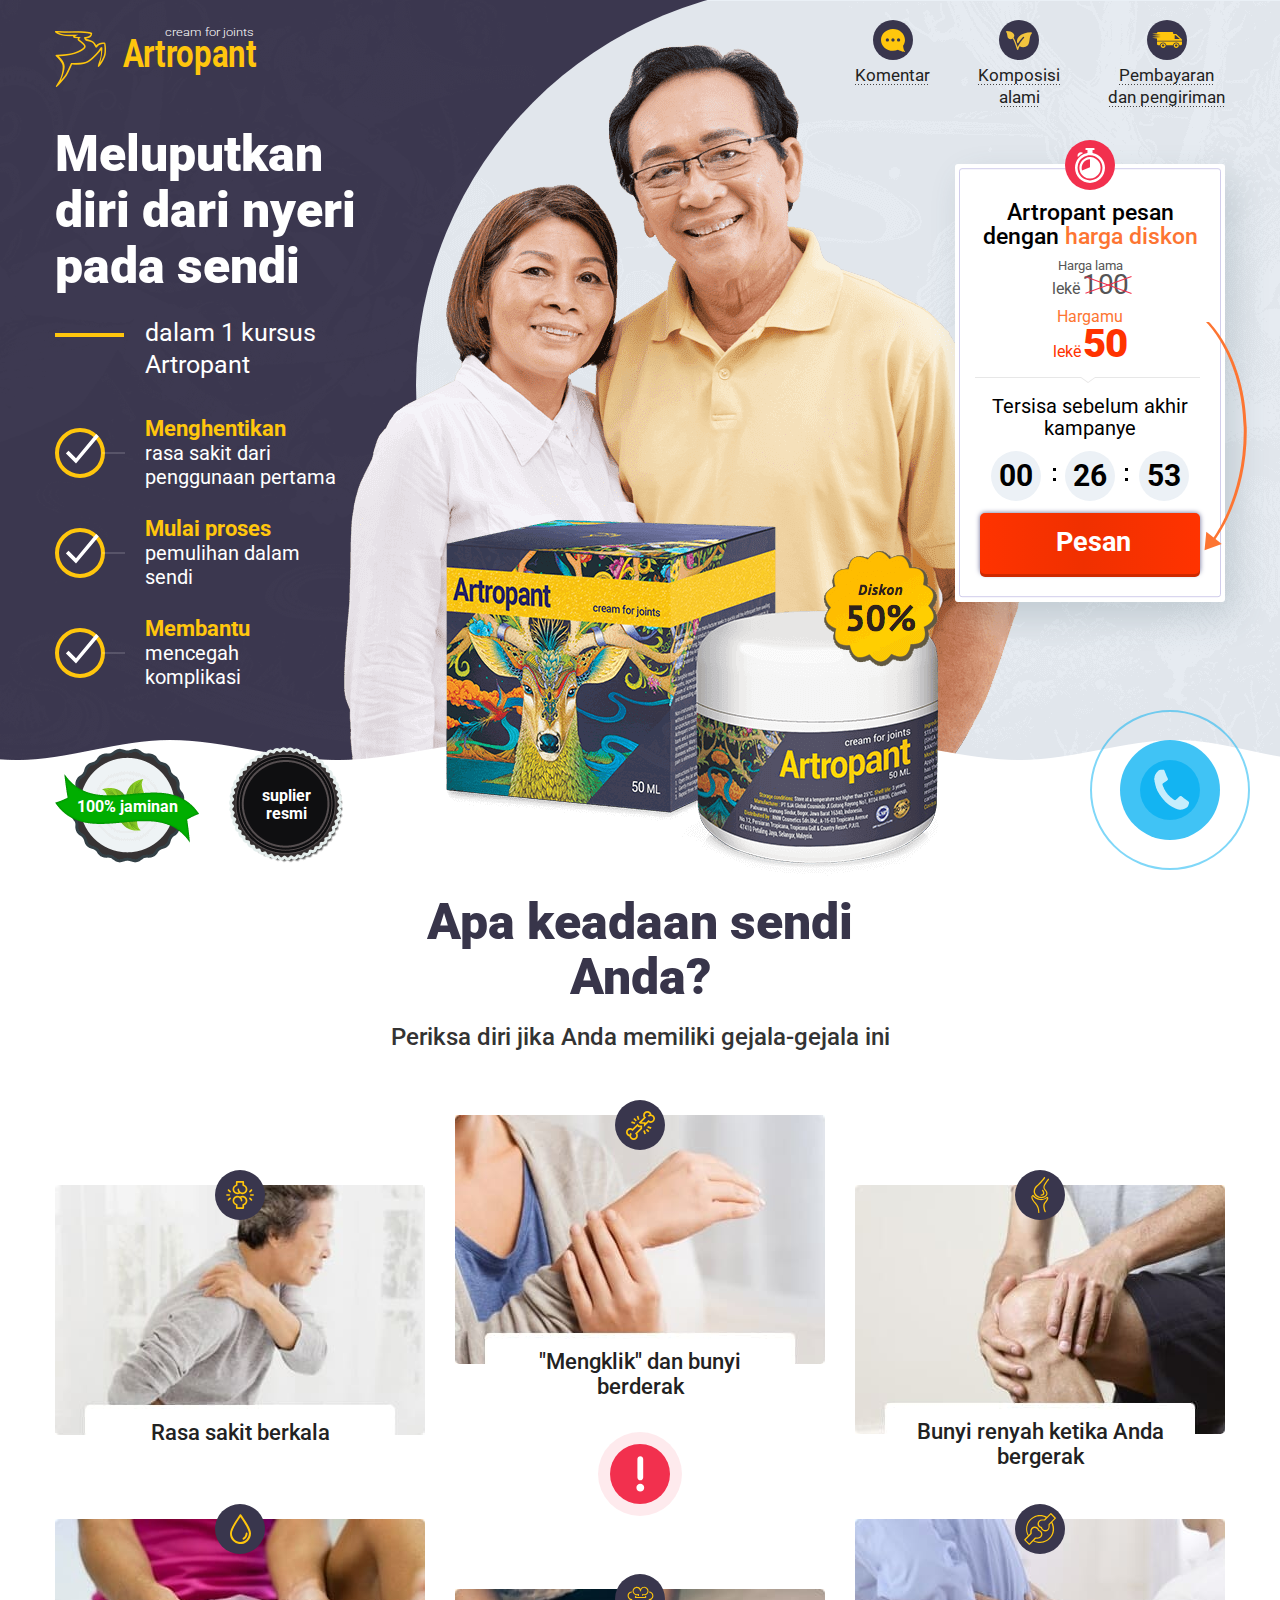
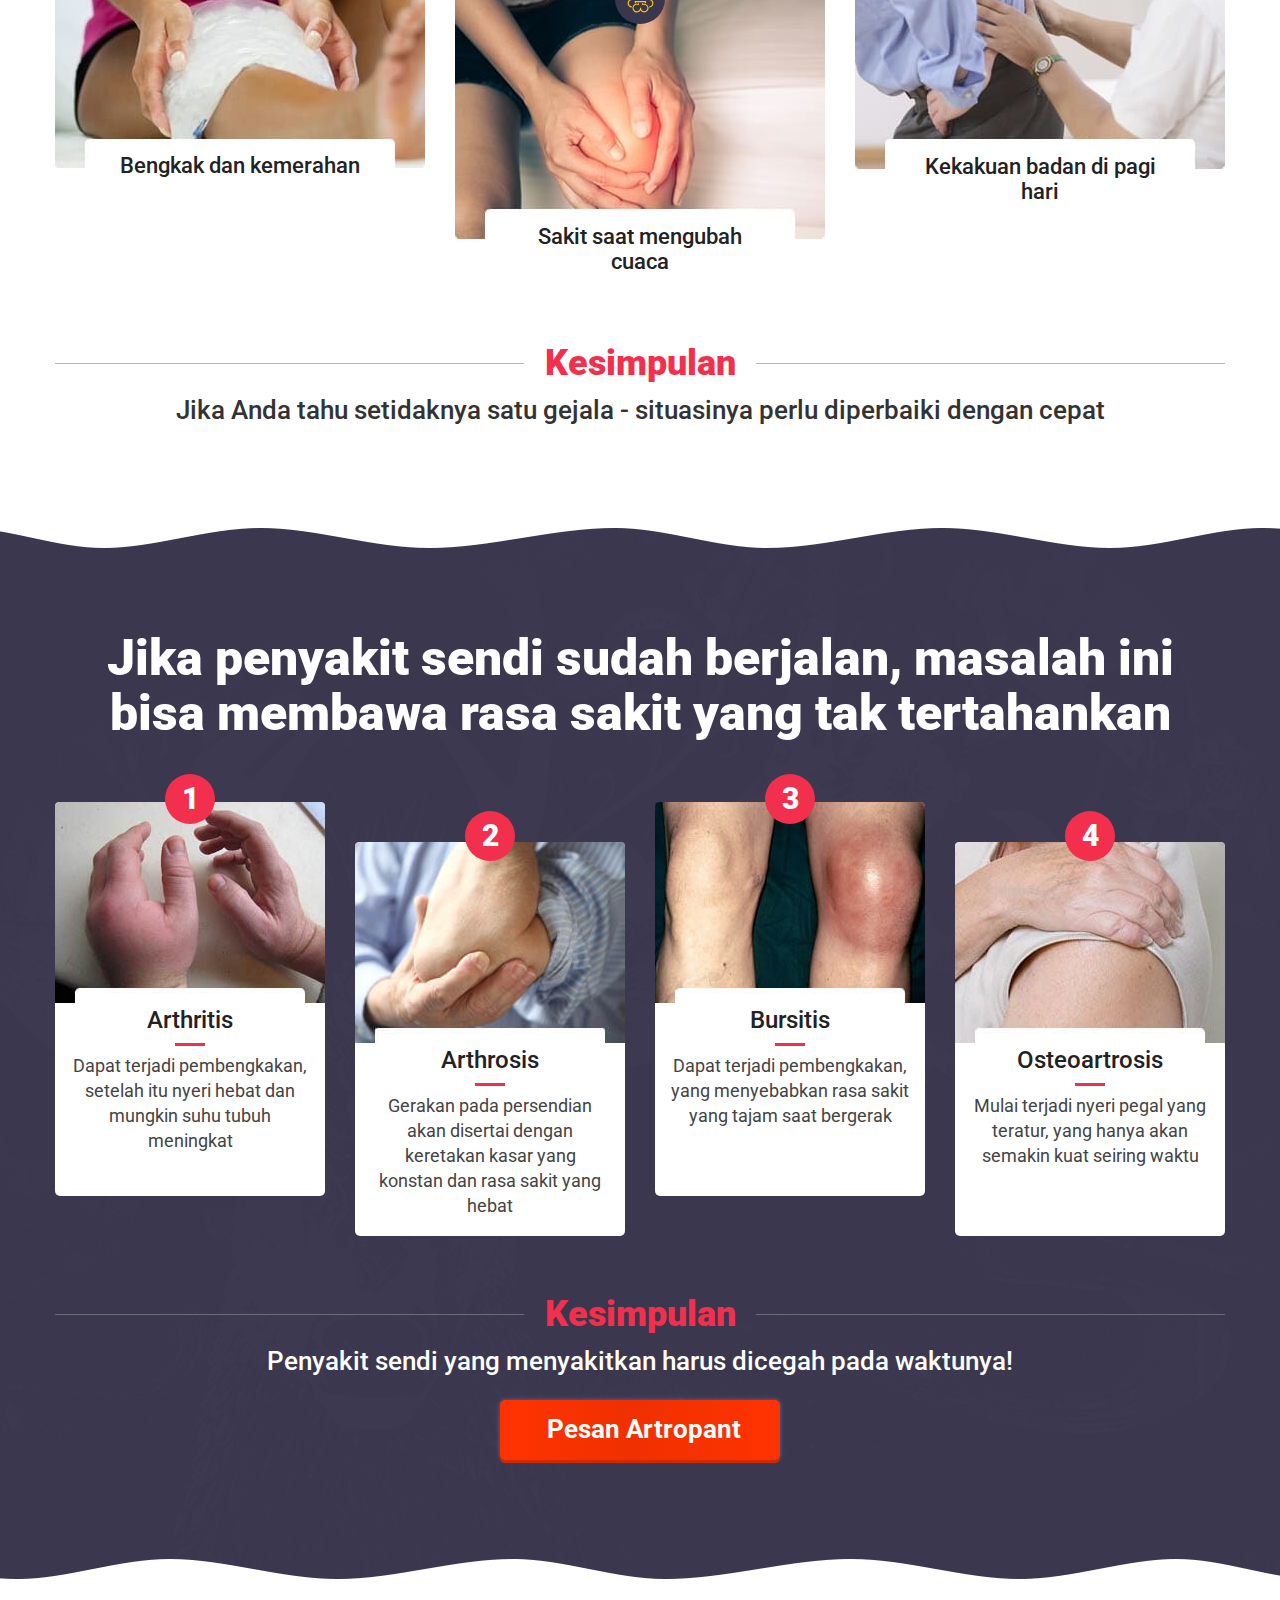
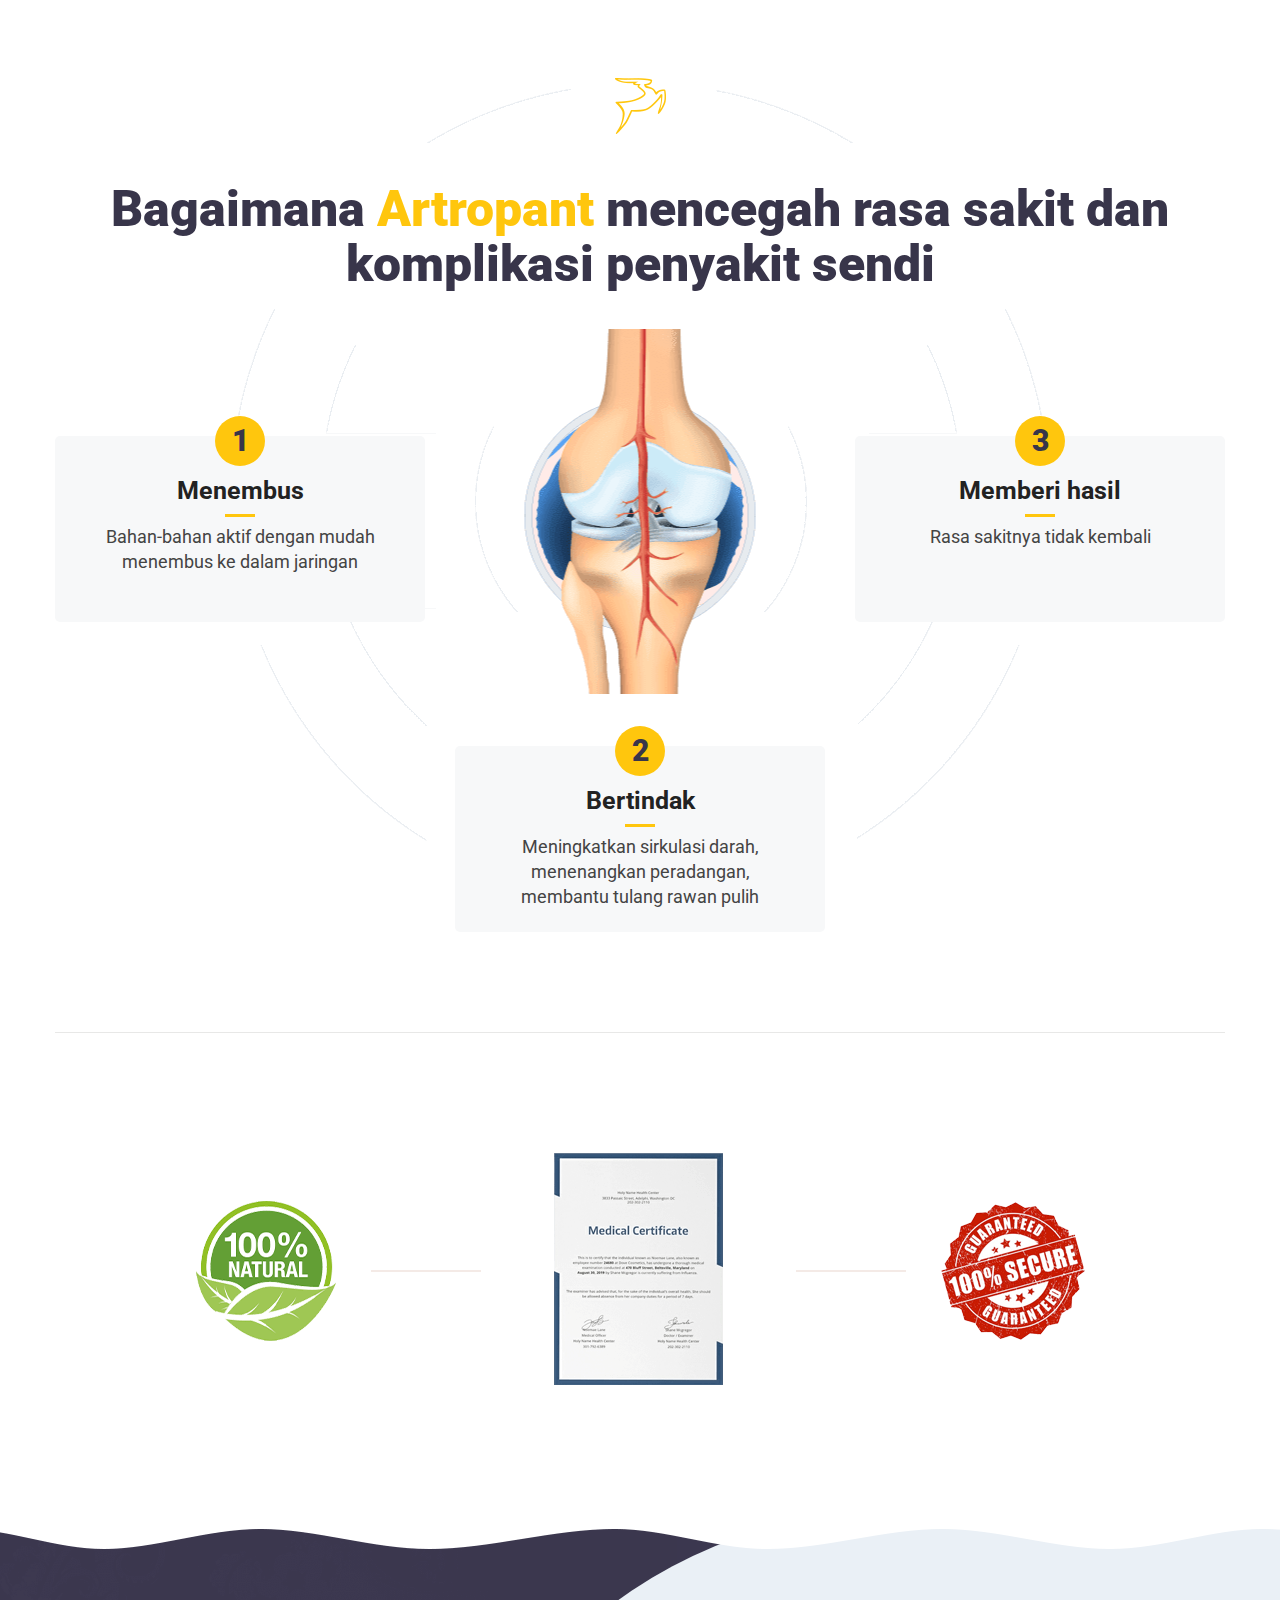
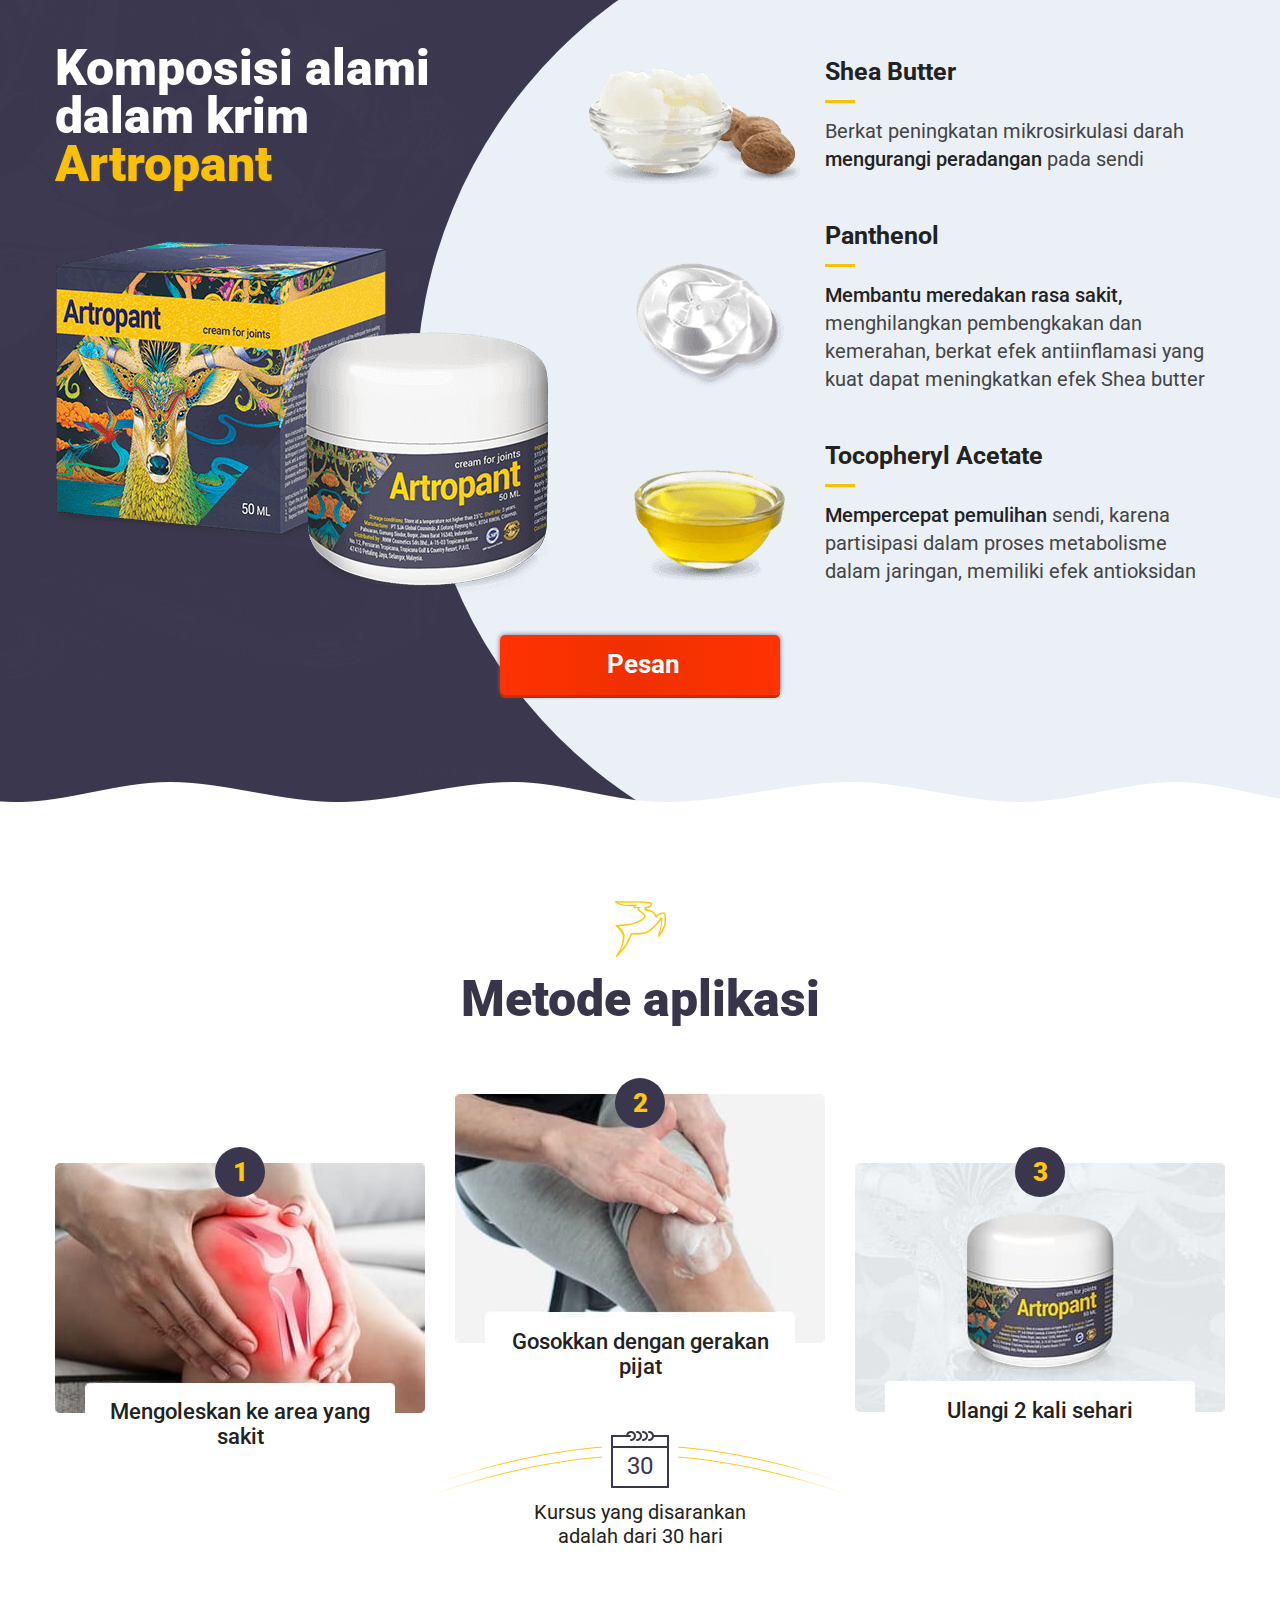
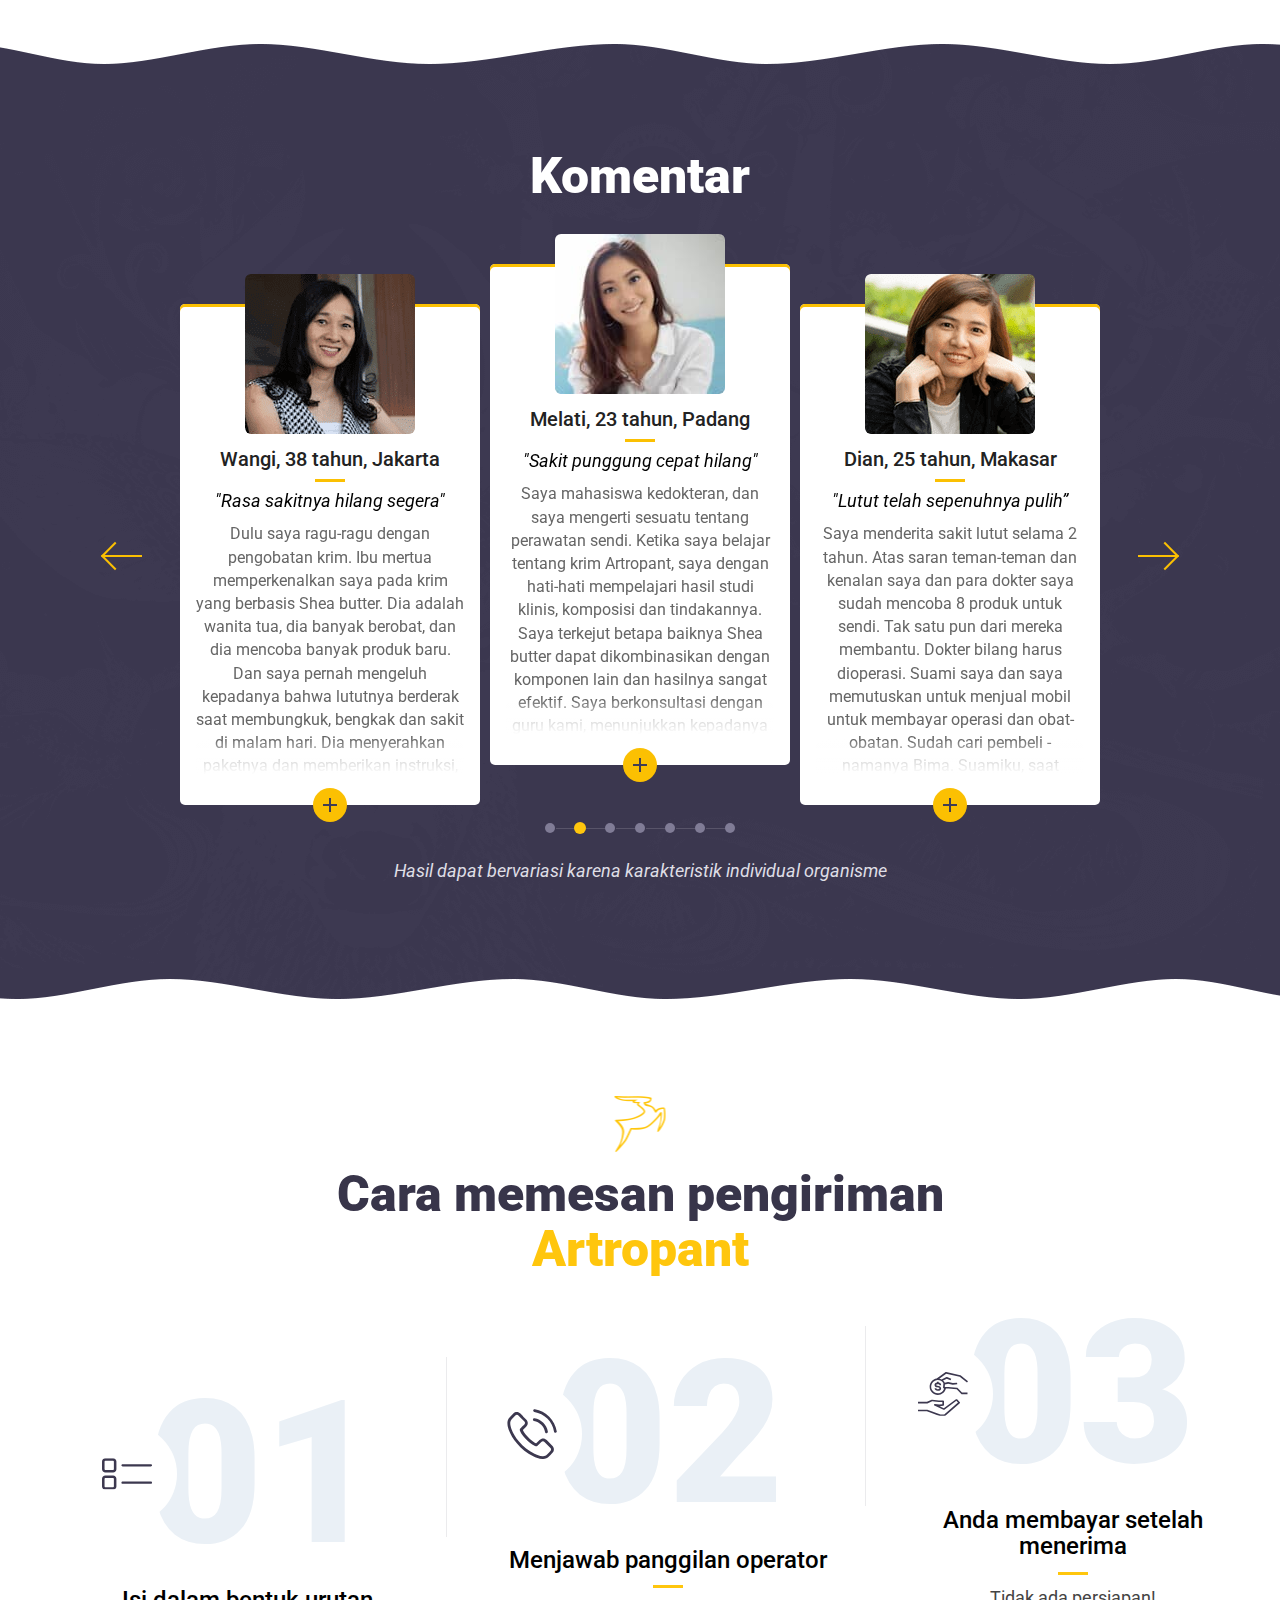
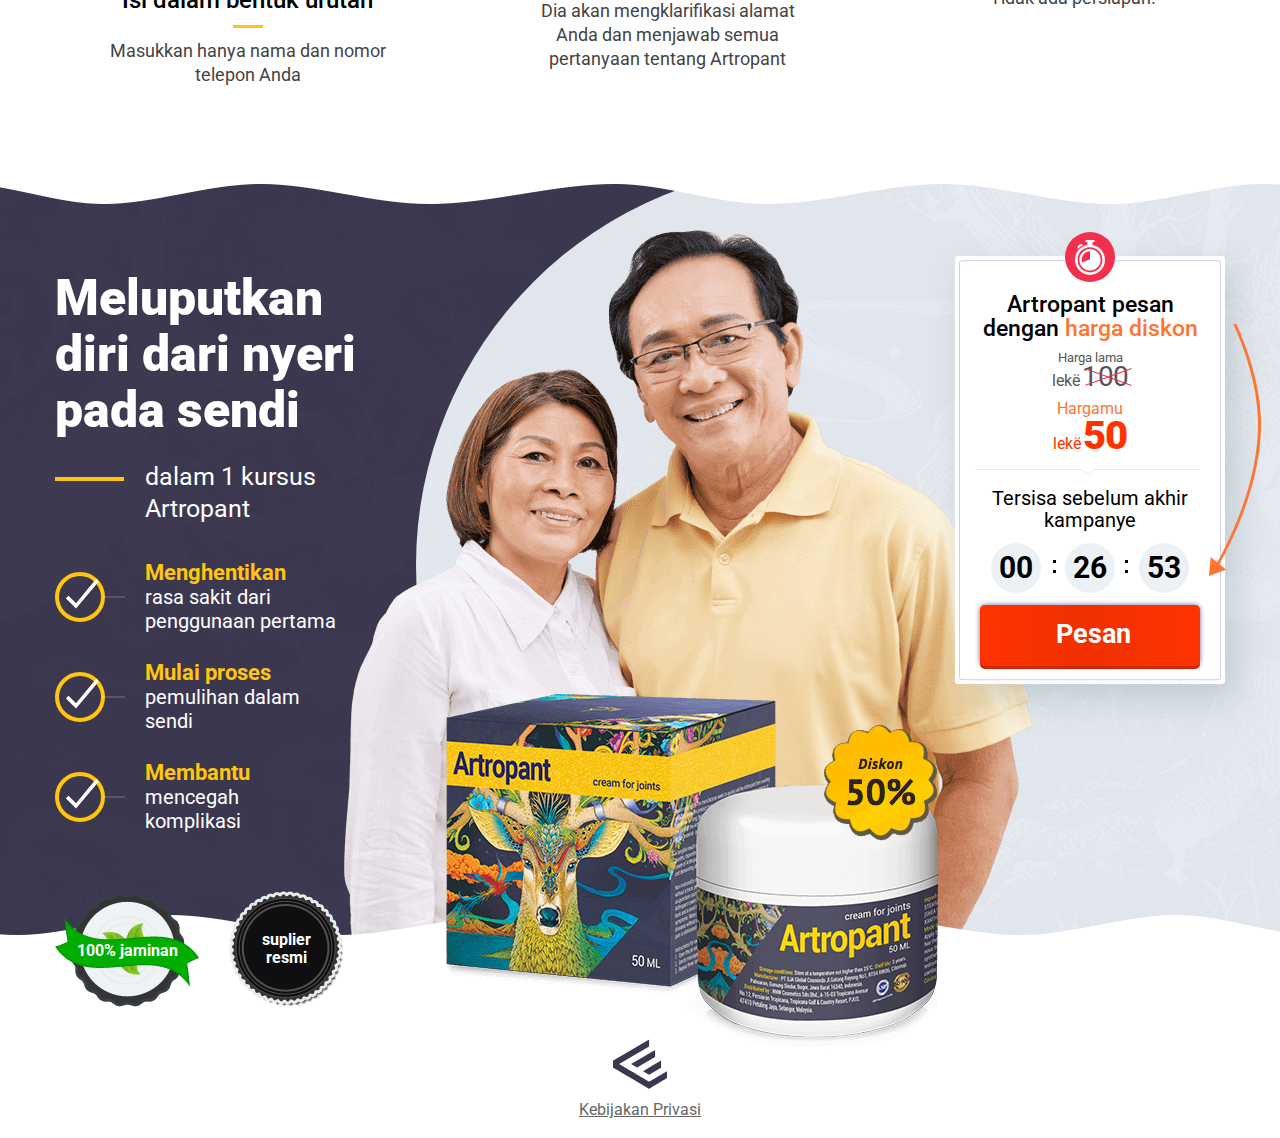
<file: artropan/lend/test/index.html>
<!DOCTYPE html>
<html>

<head>
	<meta charset="utf-8">
	<meta http-equiv="X-UA-Compatible" content="IE=edge">
	<meta name="viewport" content="width=device-width, initial-scale=1">
	<title>
		Beli Artropant Tidak mahal, harga, ulasan, pesan Artropant Sekarang!
	</title>
	<link href="https://fonts.googleapis.com/css?family=Roboto:100,300,400,400i,500,500i,700,900&subset=cyrillic,cyrillic-ext" rel="stylesheet">
	<link rel="stylesheet" href="css/main.css">
	<link rel="icon" href="img/favicon.ico">
</head>

<body>
	<section class="header">
		<div class="circle">
			<span class="circle__inner"></span>
		</div>
		<div class="container">
			<div class="header__top">
				<div class="logo">
					<div class="logo__img">
						<img src="./img/logo.png" alt="">
					</div>
					<div class="logo__text">
						<p class="logo__desc">cream for joints</p>
						<p class="logo__name">Artropant</p>
					</div>
				</div>
				<nav class="nav">
					<ul class="nav__list">
						<li class="nav__item nav__item--1">
							<span class="nav__el">
								<img src="img/header__link-1.svg" alt="" class="nav__img">
							</span>
							<a href="#reviews" class="nav__link">Komentar</a>
						</li>
						<li class="nav__item nav__item--2">
							<span class="nav__el">
								<img src="img/header__link-2.svg" alt="" class="nav__img">
							</span>
							<a href="#consist" class="nav__link">Komposisi<br> alami</a>
						</li>
						<li class="nav__item nav__item--3">
							<span class="nav__el">
								<img src="img/header__link-3.svg" alt="" class="nav__img">
							</span>
							<a href="#order" class="nav__link">Pembayaran<br> dan pengiriman</a>
						</li>
					</ul>
				</nav>
			</div>
			<div class="header__content">
				<div class="header__about">
					<h1 class="header__title">Meluputkan <br>diri dari nyeri <br>pada sendi</h1>
					<h2 class="header__subtitle">dalam 1 kursus Artropant</h2>
					<ul class="header__list">
						<li class="header__item"><span class="header-bullit"></span><b>Menghentikan</b><br> rasa sakit
							dari <span class="text-nowrap"></span><br> penggunaan pertama</li>
						<li class="header__item"><span class="header-bullit"></span><b>Mulai proses</b><br> pemulihan
							dalam <br> sendi</li>
						<li class="header__item"><span class="header-bullit"></span><b>Membantu</b><br> mencegah<br>
							komplikasi</li>
					</ul>
					<div class="quality">
						<div class="quality-left">100% jaminan </div>
						<div class="quality-right">suplier <br> resmi</div>
					</div>
				</div>
				<div class="header__prod">
					<div class="prod__sale">
						<img src="img/diskon.png" alt="" class="diskont">
					</div>
					<img src="./img/product.png" alt="" class="img-prod">
				</div>
				<div class="form">
					<h2 class="form__title">Artropant pesan dengan <span class="form__for-share">harga diskon</span>
					</h2>
					<div class="price">
						<div class="price__old">
							<p class="price__title price__title--old">Harga lama</p>
							<div class="price__value price__value--old">
								<span class="price__currency price__currency--old x_currency">lekë</span>
								<span class="price__num price__num--old x_price_previous">100</span>
								
								
								
							</div>
						</div>
						<div class="price__new">
							<p class="price__title price__title--new">Hargamu</p>
							<div class="price__value price__value--new">
								<span class="price__currency price__currency--new x_currency">lekë</span>
								<span class="price__num price__num--new x_price_current">50</span>
								
								
								
							</div>
						</div>
					</div>
					<!-- for header-top -->
					<p class="form__ends">Tersisa sebelum akhir kampanye</p>
					<div class="timer">
						<div class="timer__item">
							<span class="hours timer__value"></span>
							<!-- <span class="timer__caption">Часы</span> -->
						</div>
						<div class="timer__item">
							<span class="minutes timer__value"></span>
							<!-- <span class="timer__caption">Мин</span> -->
						</div>
						<div class="timer__item">
							<span class="seconds timer__value"></span>
							<!-- <span class="timer__caption">Сек</span> -->
						</div>
					</div>
					<!-- for header-bottom -->
					<!-- <h3 class="form__lastpack">Осталось упаковок harga diskon: <span class="lastpack">15</span></h3>
				<form action="/submit" method="post" class="x_order_form">
					<label class="form__label form__label--name">
						<input class="form__input" type="text" placeholder="Nama saya" name="name" required autocomplete="name">
					</label>
					<label class="form__label form__label--tel">
						<input class="form__input" type="tel" placeholder="Ponselku" name="phone" required autocomplete="tel">
					</label>
					<button class="btn">Pesan</button>
					<p class="form__footnote">* при заказе курса</p>
				</form>
				<p class="form__pay-after">Pembayaran setelah tanda terima</p> -->
					<button class="btn ever-popup-btn">Pesan</button>
				</div>
			</div>
		</div>
		<div class="header__people">
			<img src="./img/header__people.png" alt="">
		</div>
	</section>

	<section class="state block wave">
		<div class="container">
			<h2 class="title state__title brown">
				Apa keadaan sendi Anda?
			</h2>
			<h3 class="state__subtitle">
				Periksa diri jika Anda memiliki gejala-gejala ini
			</h3>
			<div class="state__content">
				<div class="state__decor">
					<span class="state__decor-inner">
						<img src="img/state__decor.svg" alt="">
					</span>
				</div>
				<div class="state__item state__item--transform">
					<span class="state__item-el state__item-el--1">
						<svg version="1.1" xmlns="http://www.w3.org/2000/svg" xmlns:xlink="http://www.w3.org/1999/xlink" x="0px" y="0px" viewbox="0 0 28 28" style="enable-background:new 0 0 28 28;" xml:space="preserve">
							<g>
								<g transform="translate(-868 -1159)">
									<g>
										<path id="bchfa" class="state__icon-1 state__icon" d="M889.4,1178.7c0,2.1-1.3,3.9-3.3,4.6v2.8c0,0.5-0.4,0.8-0.8,0.8h-6.6c-0.5,0-0.8-0.4-0.8-0.8
	                                    v-2.8c-2-0.7-3.3-2.6-3.3-4.6c0-2.7,2.2-4.9,4.9-4.9c0.9,0,1.7,0.2,2.5,0.7c0.7-0.4,1.6-0.7,2.5-0.7
	                                    C887.2,1173.8,889.4,1176,889.4,1178.7z M887.7,1178.7c0-1.8-1.5-3.3-3.3-3.3c-0.4,0-0.7,0.1-1.1,0.2c0.7,0.9,1.1,2,1.1,3.1
	                                    c0,0.5-0.4,0.8-0.8,0.8s-0.8-0.4-0.8-0.8c0-1-0.4-1.9-1.2-2.5c0,0,0,0,0,0c-0.2-0.1-0.9-0.8-2.1-0.8c-1.8,0-3.3,1.5-3.3,3.3
	                                    c0,1.6,1.1,2.9,2.6,3.2c0.4,0.1,0.7,0.4,0.7,0.8v2.6h4.9v-2.6c0-0.4,0.3-0.7,0.7-0.8C886.6,1181.6,887.7,1180.3,887.7,1178.7
	                                    L887.7,1178.7z M889.4,1167.3c0,2.7-2.2,4.9-4.9,4.9c-0.9,0-1.7-0.2-2.5-0.7c-0.7,0.4-1.6,0.7-2.5,0.7c-2.7,0-4.9-2.2-4.9-4.9
	                                    c0-2.1,1.3-3.9,3.3-4.6v-2.8c0-0.5,0.4-0.8,0.8-0.8h6.6c0.5,0,0.8,0.4,0.8,0.8v2.8C888.1,1163.3,889.4,1165.2,889.4,1167.3z
	                                     M887.7,1167.3c0-1.6-1.1-2.9-2.6-3.2c-0.4-0.1-0.7-0.4-0.7-0.8v-2.6h-4.9v2.6c0,0.4-0.3,0.7-0.7,0.8c-1.5,0.3-2.6,1.7-2.6,3.2
	                                    c0,1.8,1.5,3.3,3.3,3.3c0.4,0,0.7-0.1,1.1-0.2c-0.7-0.9-1.1-2-1.1-3.1c0-0.5,0.4-0.8,0.8-0.8s0.8,0.4,0.8,0.8
	                                    c0,1.9,1.6,3.3,3.3,3.3C886.3,1170.5,887.7,1169.1,887.7,1167.3L887.7,1167.3z M896,1173c0,0.5-0.4,0.8-0.8,0.8h-2.5
	                                    c-0.5,0-0.8-0.4-0.8-0.8c0-0.5,0.4-0.8,0.8-0.8h2.5C895.6,1172.2,896,1172.5,896,1173L896,1173z M894.1,1168.7l-1.6,1.6
	                                    c-0.3,0.3-0.8,0.3-1.2,0c-0.3-0.3-0.3-0.8,0-1.2l1.6-1.6c0.3-0.3,0.8-0.3,1.2,0C894.4,1167.8,894.4,1168.3,894.1,1168.7z
	                                     M894.1,1178.5c-0.3,0.3-0.8,0.3-1.2,0c0,0,0,0,0,0l-1.6-1.6c-0.3-0.3-0.3-0.8,0-1.2c0.3-0.3,0.8-0.3,1.2,0l1.6,1.6
	                                    C894.4,1177.7,894.4,1178.2,894.1,1178.5L894.1,1178.5z M872.2,1173c0,0.5-0.4,0.8-0.8,0.8h-2.5c-0.5,0-0.8-0.4-0.8-0.8
	                                    c0-0.5,0.4-0.8,0.8-0.8h2.5C871.8,1172.2,872.2,1172.5,872.2,1173L872.2,1173z M872.7,1170.3c-0.3,0.3-0.8,0.3-1.2,0c0,0,0,0,0,0
	                                    l-1.6-1.6c-0.3-0.3-0.3-0.8,0-1.2c0.3-0.3,0.8-0.3,1.2,0l1.6,1.6C873.1,1169.5,873.1,1170,872.7,1170.3L872.7,1170.3z
	                                     M872.7,1176.9l-1.6,1.6c-0.3,0.3-0.8,0.3-1.2,0c-0.3-0.3-0.3-0.8,0-1.2l0,0l1.6-1.6c0.3-0.3,0.8-0.3,1.2,0
	                                    C873.1,1176,873.1,1176.5,872.7,1176.9L872.7,1176.9z"/>
									</g>
								</g>
							</g>
						</svg>
					</span>
					<img src="img/state__img-1.jpg" alt="foto" class="state__item-img">
					<p class="state__item-text">
						Rasa sakit berkala
					</p>
				</div>
				<div class="state__item">
					<span class="state__item-el state__item-el--2">
						<svg version="1.1" xmlns="http://www.w3.org/2000/svg" xmlns:xlink="http://www.w3.org/1999/xlink" x="0px" y="0px" viewbox="0 0 512 512" style="enable-background:new 0 0 512 512;" xml:space="preserve">
							<g class="state__icon-2 state__icon">
								<path d="M450.8,61.2C444.3,26.4,413.7,0,377,0c-41.3,0-75,33.6-75,75c0,14.4,4.1,28.3,11.7,40.2l-89,89l22.2,22.2h68.8v56.5
	                            l83.3-83.3c11.5,6.8,24.6,10.4,38.1,10.4c41.4,0,75-33.5,75-75C512,97.7,485.1,67.6,450.8,61.2z M437,180c-11,0-21.5-4-29.7-11.2
	                            l-10.6-9.3l-51.1,51.1v-14.1h-70.7l79.7-79.7l-10.1-10.6c-8-8.4-12.5-19.4-12.5-31.1c0-24.8,20.2-45,45-45
	                            c20.3,0,37.4,13.5,43,31.9c-13.6,3.1-26,10-36.1,20.1l21.2,21.2C413.7,94.7,425,90,437,90c24.9,0,45,20.1,45,45
	                            C482,159.8,461.9,180,437,180z"/>
								<path d="M203.5,225.4l-88.3,88.3C103.2,306.1,89.4,302,75,302c-41.3,0-75,33.6-75,75c0,36.6,26.4,67.2,61.2,73.7
	                            C67.5,485.1,97.7,512,135,512c41.4,0,75-33.5,75-75c0-13.5-3.6-26.6-10.4-38.1l86.1-86.1v-56.5h-51.2L203.5,225.4z M255.6,300.5
	                            l-96.2,96.2l9.3,10.6C176,415.5,180,426,180,437c0,24.9-20.1,45-45,45c-24.9,0-45-20.1-45-45c0-12,4.7-23.3,13.2-31.8L81.9,384
	                            c-10.1,10.1-16.9,22.5-20.1,36.1C43.5,414.5,30,397.3,30,377c0-24.8,20.2-45,45-45c11.6,0,22.7,4.4,31.1,12.5l10.6,10.1l86.8-86.8
	                            l18.5,18.5h33.6L255.6,300.5L255.6,300.5z"/>
								<rect x="145.4" y="123.6" transform="matrix(0.7071 -0.7071 0.7071 0.7071 -61.6223 158.3764)" width="30" height="60"/>
								<rect x="198.4" y="88.2" transform="matrix(0.9487 -0.3162 0.3162 0.9487 -27.5534 73.7174)" width="30" height="67.1"/>
								<rect x="113.6" y="173.1" transform="matrix(0.3162 -0.9487 0.9487 0.3162 -108.0843 263.2359)" width="30" height="67.1"/>
								<rect x="365.9" y="314.1" transform="matrix(0.7071 -0.7071 0.7071 0.7071 -131.7743 370.1505)" width="30" height="60"/>
								<rect x="312.9" y="342.4" transform="matrix(0.9487 -0.3162 0.3162 0.9487 -102.0518 122.9764)" width="30" height="67.1"/>
								<rect x="397.7" y="257.6" transform="matrix(0.3162 -0.9487 0.9487 0.3162 6.0328 590.6127)" width="30" height="67.1"/>
							</g>
						</svg>
					</span>
					<img src="img/state__img-2.jpg" alt="foto" class="state__item-img">
					<p class="state__item-text">
						"Mengklik" dan bunyi berderak
					</p>
				</div>
				<div class="state__item state__item--transform">
					<span class="state__item-el state__item-el--3">
						<svg version="1.1" id="Слой_1" xmlns="http://www.w3.org/2000/svg" xmlns:xlink="http://www.w3.org/1999/xlink" x="0px" y="0px" viewbox="0 0 18 36" style="enable-background:new 0 0 18 36;" xml:space="preserve">
							<g>
								<g transform="translate(-1670 -1155)">
									<g>
										<path id="w2paa" class="state__icon-3 state__icon" d="M1672.6,1169.8c-0.1-2.5,1.4-5,2.9-6.2c3.7-3.1,7.1-7.6,7.4-8.1c0.1-0.3,0.4-0.5,0.8-0.4
	                                    c0.3,0.1,0.5,0.5,0.4,0.8c-0.2,0.6-4,5.5-7.7,8.6c-1.3,1.1-2.6,3.2-2.4,5.2c0.1,1.7,1.1,3.1,2.9,4.3c1.6,1,5,1.7,7.7-0.8
	                                    c0.5-0.5,1.8-2.2-1.1-5.2c-1.8-1.8-1.5-4.2,1-7.7c1.1-1.5,2.7-3.8,2.7-3.8l1,0.7c0,0-1.6,2.3-2.7,3.8c-2.7,3.8-2.1,5.2-1.2,6.2
	                                    c3,3,2.5,5.6,1.1,6.9c-1.6,1.6-3.5,2.1-5.2,2.1c-1.7,0-3.1-0.5-4.1-1.1C1673.9,1173.6,1672.7,1171.9,1672.6,1169.8L1672.6,1169.8
	                                    z M1684.4,1181.2c-1.3,1.5-1.1,5.1,0.4,8.2c0.1,0.3,0,0.6-0.3,0.8c0,0,0,0,0,0c-0.3,0.1-0.7,0-0.8-0.3c-1.8-3.6-1.9-7.7-0.3-9.5
	                                    c2.5-2.7,2.5-3.9,2.5-4.2c0,0,0,0,0-0.1c-2.3,1.6-4.7,2.3-7.1,2c-3.5-0.5-6.1-2.9-7-3.9c-0.1,0.1-0.2,0.2-0.2,0.4
	                                    c-0.2,0.5-0.2,1.6,1.3,3.8c0.4,0.6,0.9,1.2,1.4,1.8c1.9,2.2,4.2,4.9,4.1,10.3c0,0.3-0.3,0.6-0.6,0.6h0c-0.3,0-0.6-0.3-0.6-0.6
	                                    c0,0,0,0,0,0c0.1-4.9-2-7.3-3.8-9.5c-0.6-0.6-1.1-1.2-1.5-1.9c-1.4-2-1.9-3.7-1.4-4.9c0.4-1,1.2-1.3,1.3-1.3
	                                    c0.3-0.1,0.5,0,0.7,0.2c0,0,2.7,3.4,6.6,3.9c2.2,0.3,4.4-0.4,6.6-2.1c0.2-0.1,0.4-0.2,0.6-0.1c0.1,0,0.8,0.2,1,1.1
	                                    C1687.5,1177,1686.6,1178.8,1684.4,1181.2L1684.4,1181.2z M1682,1171.5c0.4-0.9-0.5-2.3-0.9-2.8c-0.2-0.3-0.2-0.6,0.1-0.8
	                                    c0,0,0,0,0,0c0.3-0.2,0.7-0.2,0.9,0.1c0.1,0.1,1.8,2.2,1.1,3.9c-0.4,1-1.4,1.6-3,1.9c-0.3,0.1-0.7-0.2-0.7-0.5
	                                    c-0.1-0.3,0.2-0.6,0.5-0.7c0,0,0,0,0,0C1681.1,1172.4,1681.8,1172,1682,1171.5L1682,1171.5z"/>
									</g>
								</g>
							</g>
						</svg>
					</span>
					<img src="img/state__img-3.jpg" alt="foto" class="state__item-img">
					<p class="state__item-text">
						Bunyi renyah ketika Anda bergerak
					</p>
				</div>
				<div class="state__item">
					<span class="state__item-el state__item-el--4">
						<svg version="1.1" id="Слой_1" xmlns="http://www.w3.org/2000/svg" xmlns:xlink="http://www.w3.org/1999/xlink" x="0px" y="0px" viewbox="0 0 21 30" style="enable-background:new 0 0 21 30;" xml:space="preserve">
							<g>
								<g transform="translate(-871 -1470)">
									<g>
										<path id="b81va" class="state__icon-4 state__icon" d="M892,1489.3c0,3-1.2,5.6-3.1,7.6c-1.9,1.9-4.5,3.2-7.4,3.2c-2.9,0-5.5-1.2-7.4-3.1
	                                    c-2-2-3.1-4.7-3.1-7.6c0-4.1,4.7-11.2,7.8-15.9c0.7-1.1,1.3-1.9,1.8-2.8c0.3-0.5,1-0.6,1.4-0.3c0.1,0.1,0.2,0.2,0.3,0.3
	                                    c0.6,0.8,1.1,1.8,1.8,2.8C887.3,1478.1,892,1485.2,892,1489.3L892,1489.3z M889.9,1489.3c0-3.4-4.5-10.1-7.5-14.7
	                                    c-0.4-0.5-0.7-1.1-1-1.5c-0.3,0.4-0.6,1-1,1.5c-3,4.5-7.5,11.3-7.5,14.7c0,2.4,0.9,4.5,2.5,6.1c1.5,1.5,3.6,2.5,6,2.5
	                                    c2.3,0,4.4-0.9,6-2.5C889.1,1493.7,889.9,1491.5,889.9,1489.3L889.9,1489.3z M888.6,1489.6c0,1.3-0.4,2.5-1,3.5
	                                    c-0.6,1-1.5,1.9-2.5,2.5c-0.5,0.3-1.1,0.1-1.4-0.4c-0.3-0.5-0.1-1.1,0.4-1.4c0.8-0.4,1.4-1.1,1.8-1.8s0.7-1.6,0.8-2.5
	                                    c0-0.6,0.5-1,1.1-1C888.2,1488.6,888.6,1489.1,888.6,1489.6L888.6,1489.6z"/>
									</g>
								</g>
							</g>
						</svg>
					</span>
					<img src="img/state__img-4.jpg" alt="foto" class="state__item-img">
					<p class="state__item-text">

						Bengkak dan kemerahan


					</p>
				</div>
				<div class="state__item state__item--transform">
					<span class="state__item-el state__item-el--5">
						<svg version="1.1" id="Слой_1" xmlns="http://www.w3.org/2000/svg" xmlns:xlink="http://www.w3.org/1999/xlink" x="0px" y="0px" viewbox="0 0 27 27" style="enable-background:new 0 0 27 27;" xml:space="preserve">
							<g>
								<g transform="translate(-1266 -1543)">
									<g>
										<path id="lrtla" class="state__icon-5 state__icon" d="M1287,1550c-0.9,1.7-2.9,2.6-4.8,2.1v0.7h-1.1v-1.4c0-0.3,0.2-0.5,0.5-0.5c0.1,0,0.2,0,0.2,0.1
	                                    c1.6,0.8,3.5,0.1,4.3-1.5c0.8-1.6,0.1-3.5-1.5-4.3c-1.6-0.8-3.5-0.1-4.3,1.5c-0.2,0.4-0.3,0.9-0.3,1.4c0,0.3-0.2,0.5-0.5,0.5
	                                    c-0.3,0-0.5-0.2-0.5-0.5c0,0,0,0,0,0c0-1.8-1.4-3.2-3.2-3.2c-1.8,0-3.2,1.4-3.2,3.2c0,1.8,1.4,3.2,3.2,3.2c0.5,0,0.9-0.1,1.4-0.3
	                                    c0.3-0.1,0.6,0,0.7,0.3c0,0.1,0.1,0.1,0.1,0.2v1.4h-1.1v-0.7c-2.3,0.6-4.6-0.8-5.2-3.1c-0.6-2.3,0.8-4.6,3.1-5.2
	                                    c1.9-0.5,3.9,0.4,4.8,2.1c1.2-2.1,3.8-2.7,5.9-1.6C1287.4,1545.4,1288.1,1547.9,1287,1550L1287,1550z M1287.6,1565.1
	                                    c0,2.4-1.9,4.3-4.3,4.3c-1.6,0-3-0.8-3.8-2.2c-1.1,2.1-3.8,2.8-5.8,1.7s-2.8-3.8-1.7-5.8c0.9-1.7,2.9-2.6,4.8-2.1v-0.7h1.1v1.4
	                                    c0,0.3-0.2,0.5-0.5,0.5c-0.1,0-0.2,0-0.2-0.1c-1.6-0.8-3.5-0.1-4.3,1.5c-0.8,1.6-0.1,3.5,1.5,4.3c1.6,0.8,3.5,0.1,4.3-1.5
	                                    c0.2-0.4,0.3-0.9,0.3-1.4c0-0.3,0.2-0.5,0.5-0.5c0.3,0,0.5,0.2,0.5,0.5c0,1.8,1.4,3.2,3.2,3.2c1.8,0,3.2-1.4,3.2-3.2
	                                    c0-1.8-1.4-3.2-3.2-3.2c0,0,0,0,0,0c-0.5,0-0.9,0.1-1.4,0.3c-0.3,0.1-0.6,0-0.7-0.3c0-0.1-0.1-0.2-0.1-0.2v-1.4h1.1v0.7
	                                    c2.3-0.6,4.6,0.8,5.2,3.1C1287.5,1564.4,1287.6,1564.7,1287.6,1565.1L1287.6,1565.1z M1284.9,1554.8c-0.1,0-0.1,0.1-0.2,0.1
	                                    h-10.4c-0.3,0-0.5-0.2-0.5-0.5c0-0.1,0-0.2,0.1-0.2c0.2-0.4,0.3-0.9,0.3-1.4h1.1c0,0.4,0,0.7-0.1,1.1h8.9
	                                    c-0.1-0.4-0.1-0.7-0.1-1.1h1.1c0,0.5,0.1,0.9,0.3,1.4C1285.3,1554.4,1285.2,1554.7,1284.9,1554.8
	                                    C1284.9,1554.8,1284.9,1554.8,1284.9,1554.8L1284.9,1554.8z M1291.9,1562.3c-0.8,1.4-2.2,2.2-3.8,2.2v-1.1c1.8,0,3.2-1.4,3.2-3.2
	                                    s-1.4-3.2-3.2-3.2c0,0,0,0,0,0c-0.3,0-0.5-0.2-0.5-0.5c0-0.3,0.2-0.5,0.5-0.5c0,0,0,0,0,0c1.8,0,3.2-1.4,3.2-3.2
	                                    c0-1.8-1.4-3.2-3.2-3.2v-1.1c2.4,0,4.3,1.9,4.3,4.3c0,1.6-0.8,3-2.2,3.8C1292.2,1557.6,1293,1560.3,1291.9,1562.3
	                                    C1291.9,1562.3,1291.9,1562.3,1291.9,1562.3L1291.9,1562.3z M1285.2,1558.7c0,0.1,0,0.2-0.1,0.2c-0.2,0.4-0.3,0.9-0.3,1.4h-1.1
	                                    c0-0.4,0-0.7,0.1-1.1h-8.9c0.1,0.4,0.1,0.7,0.1,1.1h-1.1c0-0.5-0.1-0.9-0.3-1.4c-0.1-0.3,0-0.6,0.3-0.7c0.1,0,0.1-0.1,0.2-0.1
	                                    h10.4C1285,1558.1,1285.2,1558.4,1285.2,1558.7z M1271.4,1556.5c0,0.3-0.2,0.5-0.5,0.5c-1.8,0-3.2,1.5-3.1,3.3
	                                    c0,1.7,1.4,3.1,3.1,3.1v1.1c-2.4,0-4.3-1.9-4.3-4.3c0-1.6,0.8-3,2.2-3.8c-2.1-1.1-2.8-3.8-1.7-5.8c0.8-1.4,2.2-2.2,3.8-2.2v1.1
	                                    c-1.8,0-3.2,1.5-3.2,3.3c0,1.7,1.4,3.1,3.2,3.2C1271.2,1556,1271.4,1556.2,1271.4,1556.5L1271.4,1556.5z"/>
									</g>
								</g>
							</g>
						</svg>
					</span>
					<img src="img/state__img-5.jpg" alt="foto" class="state__item-img">
					<p class="state__item-text">
						Sakit saat mengubah cuaca
					</p>
				</div>
				<div class="state__item">
					<span class="state__item-el state__item-el--6">
						<svg version="1.1" id="Слой_1" xmlns="http://www.w3.org/2000/svg" xmlns:xlink="http://www.w3.org/1999/xlink" x="0px" y="0px" viewbox="0 0 32 32" style="enable-background:new 0 0 32 32;" xml:space="preserve">
							<g>
								<g transform="translate(-1664 -1467)">
									<g>
										<path id="sphha" class="state__icon-6 state__icon" d="M1695.8,1472.6l-3.5,3.5c2.4,4.2,2.4,9.4,0,13.7c-3.8,6.7-12.3,9.2-19,5.4l-3.5,3.5
	                                    c-0.2,0.2-0.7,0.2-0.9,0c0,0,0,0,0,0l-4.5-4.5c-0.2-0.2-0.2-0.7,0-0.9l3.5-3.5c-2.4-4.2-2.4-9.4,0-13.7c3.8-6.7,12.3-9.2,19-5.4
	                                    l3.5-3.5c0.2-0.2,0.7-0.2,0.9,0l4.5,4.5C1696,1472,1696,1472.4,1695.8,1472.6C1695.8,1472.6,1695.8,1472.6,1695.8,1472.6
	                                    L1695.8,1472.6z M1675,1491.6c0.1-0.1,0.3-0.2,0.4-0.2h2.5c1.3,0,2.5-0.8,3-2.1c0-0.1,0-0.2,0.1-0.2c0-0.1,0.1-0.2,0.1-0.3
	                                    c0.2-1-0.1-2.1-0.9-2.8c-0.5-0.5-1.1-0.8-1.8-0.9c-0.3,0-0.5-0.3-0.5-0.5c-0.3-1.7-1.9-2.9-3.6-2.6c-1.3,0.2-2.4,1.3-2.6,2.6
	                                    c0,0.2,0,0.4,0,0.5v2.5c0,0.2-0.1,0.3-0.2,0.4l-5.8,5.9l3.6,3.6L1675,1491.6z M1691.3,1477.1l-1.7,1.7v2.2c0,0.2,0,0.5-0.1,0.7
	                                    c-0.4,2.2-2.2,3.7-4.4,3.7h0c-2,0-3.8-1.4-4.3-3.3c-2-0.5-3.3-2.3-3.3-4.3v0c0-2.5,2-4.4,4.4-4.4c0,0,0,0,0,0h2.2l1.7-1.7
	                                    c-3.7-1.9-8.1-1.9-11.8,0c-6.2,3.3-8.7,10.9-5.4,17.2l1.7-1.7v-2.2c0-0.2,0-0.5,0.1-0.7c0.4-2.2,2.2-3.7,4.4-3.7
	                                    c2,0,3.8,1.4,4.3,3.3c2,0.5,3.3,2.3,3.3,4.3v0c0,2.2-1.6,4-3.7,4.4h0c-0.2,0-0.5,0.1-0.7,0.1h-2.2l-1.7,1.7
	                                    c4.9,2.6,11,1.7,14.9-2.3C1692.9,1488.1,1693.9,1482,1691.3,1477.1L1691.3,1477.1z M1694.4,1472.2l-3.6-3.6l-5.8,5.8
	                                    c-0.1,0.1-0.3,0.2-0.4,0.2h-2.5c-0.8,0-1.7,0.3-2.3,0.9c-1.2,1.2-1.2,3.3,0,4.5c0.5,0.5,1.1,0.8,1.8,0.9c0.3,0,0.5,0.3,0.5,0.5
	                                    c0.1,0.7,0.4,1.3,0.9,1.8c0.6,0.6,1.4,0.9,2.3,0.9c0.1,0,0.2,0,0.4,0c0.1,0,0.1,0,0.2,0c0.1,0,0.3-0.1,0.4-0.1c0,0,0.1,0,0.1,0
	                                    c0.1,0,0.2-0.1,0.3-0.2c0.1,0,0.1-0.1,0.2-0.1c0.1-0.1,0.2-0.1,0.3-0.2c0.1,0,0.1-0.1,0.2-0.1c0.1,0,0.1-0.1,0.2-0.2
	                                    c0.1-0.1,0.2-0.1,0.2-0.2c0,0,0-0.1,0.1-0.1c0.3-0.4,0.5-0.9,0.6-1.4c0-0.2,0-0.4,0-0.5v-2.5c0-0.2,0.1-0.3,0.2-0.4
	                                    L1694.4,1472.2z"/>
									</g>
								</g>
							</g>
						</svg>
					</span>
					<img src="img/state__img-6.jpg" alt="foto" class="state__item-img">
					<p class="state__item-text">
						Kekakuan badan di pagi hari
					</p>
				</div>
			</div>
			<h3 class="state__footer-title">
				<span class="state__footer-inner">
					Kesimpulan
				</span>
			</h3>
			<p class="state__footer-text">
				Jika Anda tahu setidaknya satu gejala - situasinya perlu diperbaiki dengan cepat
			</p>
		</div>
	</section>

	<section class="pain block">
		<div class="container">
			<h2 class="title pain__title">
				Jika penyakit sendi sudah berjalan,
				masalah ini bisa membawa
				rasa sakit yang tak tertahankan

			</h2>
			<div class="pain__content">
				<div class="pain__item">
					<span class="pain__item-el">
						1
					</span>
					<img src="img/pain__img-1.jpg" alt="foto" class="pain__item-img">
					<h3 class="pain__item-title">
						Arthritis
					</h3>
					<span class="pain__item-line"></span>
					<p class="pain__item-text">
						Dapat terjadi pembengkakan, setelah itu nyeri hebat dan mungkin suhu tubuh meningkat
					</p>
				</div>
				<div class="pain__item">
					<span class="pain__item-el pain__item-el--odd">
						2
					</span>
					<img src="img/pain__img-2.jpg" alt="foto" class="pain__item-img">
					<h3 class="pain__item-title">
						Arthrosis

					</h3>
					<span class="pain__item-line"></span>
					<p class="pain__item-text">
						Gerakan pada persendian akan disertai dengan keretakan kasar yang konstan dan rasa sakit yang
						hebat
					</p>
				</div>
				<div class="pain__item">
					<span class="pain__item-el">
						3
					</span>
					<img src="img/pain__img-3.jpg" alt="foto" class="pain__item-img">
					<h3 class="pain__item-title">
						Bursitis
					</h3>
					<span class="pain__item-line"></span>
					<p class="pain__item-text">
						Dapat terjadi pembengkakan, yang menyebabkan rasa sakit yang tajam saat bergerak
					</p>
				</div>
				<div class="pain__item">
					<span class="pain__item-el pain__item-el--odd">
						4
					</span>
					<img src="img/pain__img-4.jpg" alt="foto" class="pain__item-img">
					<h3 class="pain__item-title">
						Osteoartrosis
					</h3>
					<span class="pain__item-line"></span>
					<p class="pain__item-text">
						Mulai terjadi nyeri pegal yang teratur, yang hanya akan semakin kuat seiring waktu
					</p>
				</div>
			</div>

			<h3 class="pain__footer-title">
				<span class="pain__footer-inner">
					Kesimpulan
				</span>
			</h3>
			<p class="pain__footer-text">
				Penyakit sendi yang menyakitkan harus dicegah pada waktunya!
			</p>
			<div class="pain__btn btn ever-popup-btn">
				Pesan Artropant
			</div>
		</div>
	</section>
	<section class="joint block wave">
		<div class="container joint__container">
			<img src="img/logo.png" alt="logo" class="joint__logo">
			<h2 class="title joint__title brown">
				Bagaimana <span class="joint__title-orange">Artropant</span> mencegah rasa sakit
				dan komplikasi penyakit sendi

			</h2>
			<div class="joint__content">
				<div class="joint__item joint__item--f">
					<span class="joint__item-el">
						1
					</span>
					<h3 class="joint__item-title">
						Menembus
					</h3>
					<span class="joint__item-line"></span>
					<p class="joint__item-text">
						Bahan-bahan aktif dengan mudah menembus ke dalam jaringan
					</p>
				</div>
				<div class="joint__item joint__item--foto">
					<img src="img/joint.png" alt="joint" class="joint__item-img">
				</div>
				<div class="joint__item joint__item--last">
					<span class="joint__item-el">
						2
					</span>
					<h3 class="joint__item-title">
						Bertindak
					</h3>
					<span class="joint__item-line"></span>
					<p class="joint__item-text">
						Meningkatkan sirkulasi darah, menenangkan peradangan, membantu tulang rawan pulih
					</p>
				</div>
				<div class="joint__item joint__item--f">
					<span class="joint__item-el">
						3
					</span>
					<h3 class="joint__item-title">
						Memberi hasil
					</h3>
					<span class="joint__item-line"></span>
					<p class="joint__item-text">
						Rasa sakitnya tidak kembali
					</p>
				</div>
			</div>
		</div>
		<div class="container">
			<div class="consist-sert">
				<img class="mid-quality-1" src="img/mid-quality-1.png" alt="quality">
				<div class="consist-sert__item"><img src="img/mid-sectificate.png" alt="quality"></div>
				<img class="mid-quality-2" src="img/mid-quality-2.png" alt="quality ">
			</div>
		</div>
	</section>
	<section class="consist block" id="consist">
		<div class="circle consist__circle">
			<span class="circle__inner consist__circle-inner"></span>
		</div>
		<div class="container consist__container">
			<div class="consist__content">
				<div class="consist__prod">
					<h2 class="consist__title title">
						Komposisi alami <br>
						dalam krim <br>
						<span class="consist__title-orange">Artropant</span>
					</h2>
					<img src="img/product.png" alt="product" class="consist__prod-img">
				</div>
				<div class="consist__list">
					<div class="consist__item consist__item--1">
						<div class="consist__item-img consist__item-img--1">
							<img src="img/consist__img-1.png" alt="consist" class="consist__item-foto">
						</div>
						<div class="consist__item-des">
							<h3 class="consist__item-title">
								Shea Butter
							</h3>
							<span class="consist__item-line"></span>
							<p class="consist__item-text">
								Berkat peningkatan mikrosirkulasi darah <span class="consist__item-text--bold">mengurangi peradangan</span> pada sendi
							</p>
						</div>
					</div>
					<div class="consist__item consist__item--2">
						<div class="consist__item-img consist__item-img--2">
							<img src="img/consist__img-2.png" alt="consist" class="consist__item-foto">
						</div>
						<div class="consist__item-des">
							<h3 class="consist__item-title">
								Panthenol
							</h3>
							<span class="consist__item-line"></span>
							<p class="consist__item-text">
								<span class="consist__item-text--bold">Membantu meredakan rasa sakit,</span>
								menghilangkan pembengkakan dan kemerahan, berkat efek antiinflamasi yang kuat dapat
								meningkatkan efek Shea butter
							</p>
						</div>
					</div>
					<div class="consist__item consist__item--3">
						<div class="consist__item-img consist__item-img--3">
							<img src="img/consist__img-3.png" alt="consist" class="consist__item-foto">
						</div>
						<div class="consist__item-des">
							<h3 class="consist__item-title">
								Tocopheryl Acetate
							</h3>
							<span class="consist__item-line"></span>
							<p class="consist__item-text">
								<span class="consist__item-text--bold">Mempercepat pemulihan</span> sendi, karena
								partisipasi dalam proses metabolisme dalam jaringan, memiliki efek antioksidan
							</p>
						</div>
					</div>
				</div>
			</div>

			<div class="btn consist__btn ever-popup-btn">
				Pesan
			</div>
		</div>
	</section>
	<section class="how block wave">
		<div class="container how__container">
			<img src="img/logo.png" alt="logo" class="how__logo">
			<h2 class="how__title title brown">
				Metode aplikasi <span class="joint__title-orange"></span>
			</h2>
			<div class="how__content">
				<div class="how__item">
					<span class="how__item-el">
						1
					</span>
					<img src="img/how__img-1.jpg" alt="foto" class="how__item-img">
					<p class="how__item-text">
						Mengoleskan ke area yang sakit
					</p>
				</div>
				<div class="how__item">
					<span class="how__item-el">
						2
					</span>
					<img src="img/how__img-2.jpg" alt="foto" class="how__item-img">
					<p class="how__item-text">
						Gosokkan dengan gerakan pijat
					</p>
				</div>
				<div class="how__item">
					<span class="how__item-el">
						3
					</span>
					<img src="img/how__img-3.jpg" alt="foto" class="how__item-img">
					<p class="how__item-text">
						Ulangi 2 kali
						sehari
					</p>
				</div>
			</div>
			<div class="how__footer">
				<span class="how__footer-el">
					<img src="img/how__cal.svg" alt="el">
					<span class="how__footer-num">30</span>
				</span>
				<p class="how__footer-text">
					Kursus yang disarankan adalah dari 30 hari
				</p>
			</div>
		</div>
	</section>

	<section class="reviews block" id="reviews">
		<div class="container">
			<h2 class="title">Komentar</h2>
			<div class="reviews__list">
				<div class="reviews__item">
					<div class="reviews__head">
						<div class="reviews__img"><img src="./img/reviews__img-1.png" alt=""></div>
						<h3 class="reviews__name">Wangi, 38 tahun, Jakarta</h3>
					</div>
					<div class="reviews__body">
						<p class="reviews__quote">"Rasa sakitnya hilang segera"</p>
						<p class="reviews__text">Dulu saya ragu-ragu<br> dengan pengobatan krim. <span class="text-nowrap">Ibu mertua memperkenalkan</span> <span class="text-nowrap">saya pada
								krim yang </span> berbasis Shea butter. Dia adalah wanita tua, <span class="text-nowrap">dia banyak berobat,</span> dan dia mencoba <br> banyak produk baru.
							<span class="text-nowrap">Dan saya pernah </span> mengeluh kepadanya bahwa <span class="text-nowrap">lututnya berderak </span> saat membungkuk,<br> bengkak dan sakit di
							malam hari.<br> Dia menyerahkan <span class="text-nowrap">paketnya dan </span> memberikan
							instruksi, <span class="text-nowrap">dan menyuruh</span> <span class="text-nowrap">saya
								untuk</span> tidak menyimpang <span class="text-nowrap">dari instruksi. </span>Rasa
							sakit hilang segera setelah krim dioleskan, luar biasa... <span class="text-nowrap">Tapi
								saya terus pakai krim sesuai <br>dengan instruksi selama sekitar satu <br>bulan.</span>
							Setelah perawatan, sekitar enam bulan telah berlalu, lutut saya tidak lagi mengganggu saya.
						</p>
					</div>
					<button class="reviews__more"></button>
				</div>
				<div class="reviews__item">
					<div class="reviews__head">
						<div class="reviews__img"><img src="./img/reviews__img-2.jpg" alt=""></div>
						<h3 class="reviews__name">Melati, 23 tahun, Padang</h3>
					</div>
					<div class="reviews__body">
						<p class="reviews__quote">"Sakit punggung cepat hilang"</p>
						<p class="reviews__text">Saya mahasiswa kedokteran, <span class="text-nowrap">dan saya </span>
							mengerti sesuatu tentang perawatan sendi. <span class="text-nowrap">Ketika saya </span>
							<span class="text-nowrap">belajar tentang krim</span><br> Artropant, saya dengan hati-hati
							mempelajari hasil studi klinis, komposisi <span class="text-nowrap">dan tindakannya.</span>
							Saya terkejut betapa <span class="text-nowrap">baiknya Shea butter dapat </span>
							dikombinasikan dengan <span class="text-nowrap">komponen lain dan</span> hasilnya sangat
							efektif. <span class="text-nowrap">Saya berkonsultasi dengan guru kami,</span> menunjukkan
							kepadanya krim <span class="text-nowrap">ini - dia mengatakan </span> bahwa ini memang
							bagus. Baru-baru membawa Artropant ke neneknya. <span class="text-nowrap">Dan nenek saya
								sudah <br>merasa lebih baik,</span> <span class="text-nowrap">sakit punggung </span>
							<span class="text-nowrap">cepat hilang.</span> <span class="text-nowrap"></span>
							<span class="text-nowrap"></span> </p>
					</div>
					<button class="reviews__more"></button>
				</div>
				<div class="reviews__item">
					<div class="reviews__head">
						<div class="reviews__img"><img src="./img/reviews__img-3.png" alt=""></div>
						<h3 class="reviews__name">Dian, 25 tahun, Makasar</h3>
					</div>
					<div class="reviews__body">
						<p class="reviews__quote">"Lutut telah sepenuhnya pulih”</p>
						<p class="reviews__text">Saya menderita sakit <span class="text-nowrap">lutut selama 2
								tahun.</span> <span class="text-nowrap">Atas saran teman</span>-teman dan kenalan <span class="text-nowrap">saya dan para </span> <span class="text-nowrap">dokter saya sudah
							</span> <span class="text-nowrap">mencoba 8 produk </span> <span class="text-nowrap">untuk
								sendi.</span> <span class="text-nowrap">Tak satu pun</span> dari mereka membantu. Dokter
							bilang <span class="text-nowrap">harus dioperasi.</span> Suami saya dan saya memutuskan
							untuk menjual mobil untuk membayar <span class="text-nowrap">operasi dan
								obat-obatan.</span><br> Sudah <span class="text-nowrap">cari pembeli </span> - namanya
							Bima. Suamiku, saat memeriksa mobil, mengatakan kepada Bima, bahwa dia menjualnya sehingga
							saya bisa menjalani operasi lutut. <span class="text-nowrap">Ternyata Bima </span> adalah
							seorang ahli ortopedi, dan merawat pasiennya dengan Artropant. Atas sarannya, saya memesan
							krim ini, <span class="text-nowrap">dan mengoleskannya </span> selama sebulan. Lutut sudah
							benar-benar pulih, <span class="text-nowrap">kita tidak perlu menjual mobil, </span> <span class="text-nowrap">dan sekarang kita </span> berteman dengan keluarga Bima.</p>
					</div>
					<button class="reviews__more"></button>
				</div>
				<div class="reviews__item">
					<div class="reviews__head">
						<div class="reviews__img"><img src="./img/reviews__img-4.png" alt=""></div>
						<h3 class="reviews__name">Raja, 54 tahun, Batam</h3>
					</div>
					<div class="reviews__body">
						<p class="reviews__quote">"Rasa sakit di jari-jari hilang setelah 10 hari”</p>
						<p class="reviews__text">Tangan saya sakit, <span class="text-nowrap">jari saya sakit,</span>
							dan lutut <span class="text-nowrap">saya sakit sedikit.</span> Saya sudah lama <span class="text-nowrap">tahu pil buruk </span> untuk kesehatan. <span class="text-nowrap">Semua racun </span><br> yang ditambahkan ke pil-pil, <span class="text-nowrap">tidak dikeluarkan </span> <span class="text-nowrap">dari
								tubuh.</span> <span class="text-nowrap">Saya mencari </span> cara yang tidak berbahaya,
							<br> <span class="text-nowrap">dan di forum </span> menemukan Artropant. Awalnya saya pikir
							- itu mahal,<br> <span class="text-nowrap">dan kemudian </span> saya hitung berapa <span class="text-nowrap">banyak uang yang </span> saya sudah <span class="text-nowrap">membuang tahun </span> ini untuk krim-krim lain yang harus dioleskan
							selama enam bulan. Ternyata saya akan <span class="text-nowrap">menghemat tiga kali </span>
							lebih banyak uang kalau pakai Artropant. <span class="text-nowrap">Saya membeli </span> krim
							ini untuk diriku <span class="text-nowrap">sendiri dan </span> adik saya <span class="text-nowrap">karena dia </span> sakit punggung dan lututnya. <span class="text-nowrap">Rasa sakit di jari </span> saya hilang <span class="text-nowrap">setelah 1,5 minggu,</span> masalah adik <span class="text-nowrap">perempuan </span> saya juga hilang dengan cepat, 2 atau 3 minggu
							kemudian. Sudah dua bulan berlalu, Alhamdulillah semuanya normal.</p>
					</div>
					<button class="reviews__more"></button>
				</div>
				<div class="reviews__item">
					<div class="reviews__head">
						<div class="reviews__img"><img src="./img/reviews__img-5.jpg" alt=""></div>
						<h3 class="reviews__name">Batari, 59 tahun, Jakarta</h3>
					</div>
					<div class="reviews__body">
						<p class="reviews__quote">"Hal yang paling menyenangkan adalah saya tidak lagi bergantung pada
							dokter"</p>
						<p class="reviews__text">Jari-jari saya telah menyakiti selama sekitar 6 tahun.<span class="text-nowrap"> Sendi lebih meradang,</span> lalu sedikit kurang, <span class="text-nowrap">tetapi rasa sakit </span> tidak pernah <span class="text-nowrap">hilang sepenuhnya.</span> <span class="text-nowrap"></span> Saya
							sudah <span class="text-nowrap"> mencoba banyak </span> <span class="text-nowrap">cara
								perawatan...</span> <span class="text-nowrap">Namun seiring waktu,</span> <span class="text-nowrap">itu hanya menjadi lebih buruk.</span> Saya setuju membuat suntikan
							ke sendi. <span class="text-nowrap">Prosedur yang sangat tidak </span> menyenangkan. <span class="text-nowrap">Dan harus </span> diulang secara teratur. Baru-baru saya <span class="text-nowrap">melihat iklan Artropant </span>online, pesan krimnya. Saya
							menggosoknya sebulan, <span class="text-nowrap">seperti yang tertulis dalam instruksi,
							</span> meskipun jari saya berhenti sakit seminggu setelah dimulainya kursus! Saya bahkan
							ingat <span class="text-nowrap">saya bermain </span> <span class="text-nowrap">piano ketika
							</span> masih muda! Bagian terbaiknya <span class="text-nowrap">adalah saya berhenti </span>
							bergantung <span class="text-nowrap">pada dokter, </span> <span class="text-nowrap">dan
								tangan </span> saya menjadi sehat lagi!</p>
					</div>
					<button class="reviews__more"></button>
				</div>
				<div class="reviews__item">
					<div class="reviews__head">
						<div class="reviews__img"><img src="./img/reviews__img-6.png" alt=""></div>
						<h3 class="reviews__name">Mamar, 39 tahun, Puta</h3>
					</div>
					<div class="reviews__body">
						<p class="reviews__quote">"Saya merasa aktif lagi"</p>
						<p class="reviews__text">Saya pakai Artropant <span class="text-nowrap">dalam kombinasi </span>
							<span class="text-nowrap">dengan obat </span> lain, yang diresepkan oleh dokter untuk saya
							karena osteochondrosis. <span class="text-nowrap">Saya suka </span> bentuk <br> krim -
							nyaman dipakai <br> dan efek-nya cepat. <span class="text-nowrap">Bukan bahan-bahan </span>
							kimia di dalam komposisi krim <span class="text-nowrap">ini, tapi Shea butter. </span><br>
							<span class="text-nowrap">Pengobatannya berhasil </span> dan say merasa bebas bergerak lagi
							dan sangat aktif. <span class="text-nowrap">Masalah belum </span> terjadi lagi. <span class="text-nowrap"></span></p>
					</div>
					<button class="reviews__more"></button>
				</div>
				<div class="reviews__item">
					<div class="reviews__head">
						<div class="reviews__img"><img src="./img/reviews__img-7.png" alt=""></div>
						<h3 class="reviews__name">Kasih, 28 tahun, Semarang</h3>
					</div>
					<div class="reviews__body">
						<p class="reviews__quote">"Krim yang menyenangkan"</p>
						<p class="reviews__text">Siapa bisa membayangkan bahwa bahwa satu kejatuhan akan mengubah
							seluruh hidup. <span class="text-nowrap">Saya jatuh </span> <span class="text-nowrap">pada
								sendi </span> siku <span class="text-nowrap">dan melukainya.</span> Saya menyembuhkan
							siku saya, <span class="text-nowrap">tetapi secara berkala </span> masih merasa sakit, <span class="text-nowrap">misalnya, pada cuaca, </span> perubahan <br> iklim - rasa sakit yang
							parah sekali. <br> Pacar saya mengirimim link ke situs tentang Artropant - <span class="text-nowrap">produk alami baru untuk sendi.</span> Saya pesan <span class="text-nowrap">dan memulai pengobatan. </span> <span class="text-nowrap">Kadang-kadang saya </span> lupa pakai krim, sejujurnya. Baunya enak,
							menyerap dengan baik, sebuah krim yang bagus. Sekarang sebulan telah berlalu setelah
							menyelesaikan kursus, <span class="text-nowrap">tidak ada rasa sakit lagi.</span></p>
					</div>
					<button class="reviews__more"></button>
				</div>
			</div>
			<p class="reviews__footnote">Hasil dapat bervariasi <span class="text-nowrap">karena karakteristik </span>
				individual organisme</p>
		</div>
	</section>
	<section class="order block wave" id="order">
		<div class="container">
			<h2 class="title">Cara memesan pengiriman <br> <span class="order__orange-text">Artropant</span></h2>
			<div class="order__list">
				<div class="order__item order__item--1">
					<span class="order__count order__count--1">01
						<span class="order__count-before order__count-before--1">
							<svg version="1.1" id="Слой_1" xmlns="http://www.w3.org/2000/svg" xmlns:xlink="http://www.w3.org/1999/xlink" x="0px" y="0px" viewbox="0 0 59 37" style="enable-background:new 0 0 59 37;" xml:space="preserve">
								<style type="text/css">
									.st0 {
										fill: #38354A;
									}
								</style>
								<g>
									<g transform="translate(-728 -7385)">
										<g>
											<path id="p01la" class="st0" d="M750.9,7393.3c0-0.8,0.7-1.4,1.5-1.4h33.2c0.8,0,1.5,0.6,1.5,1.4c0,0.8-0.7,1.4-1.5,1.4h-33.2
					C751.5,7394.7,750.9,7394.1,750.9,7393.3z M750.9,7413.7c0-0.8,0.7-1.4,1.5-1.4h33.2c0.8,0,1.5,0.6,1.5,1.4s-0.7,1.4-1.5,1.4
					h-33.2C751.5,7415.2,750.9,7414.5,750.9,7413.7z M745,7388.8v9c0,2.1-1.7,3.8-3.9,3.8h-9.2c-2.1,0-3.9-1.7-3.9-3.8v-9
					c0-2.1,1.7-3.8,3.9-3.8h9.2C743.2,7385,745,7386.7,745,7388.8L745,7388.8z M742,7388.8c0-0.5-0.4-0.9-0.9-0.9c0,0,0,0,0,0h-9.2
					c-0.5,0-0.9,0.4-0.9,0.9c0,0,0,0,0,0v9c0,0.5,0.4,0.9,0.9,0.9h9.2c0.5,0,0.9-0.4,0.9-0.9c0,0,0,0,0,0V7388.8z M728,7418.2v-9
					c0-2.1,1.7-3.8,3.9-3.8h9.2c2.1,0,3.9,1.7,3.9,3.8v9c0,2.1-1.7,3.8-3.9,3.8h-9.2C729.7,7422,728,7420.3,728,7418.2L728,7418.2z
					 M731,7409.2v9c0,0.5,0.4,0.9,0.9,0.9h9.2c0.5,0,0.9-0.4,0.9-0.9l0,0v-9c0-0.5-0.4-0.9-0.9-0.9c0,0,0,0,0,0h-9.2
					C731.4,7408.3,730.9,7408.7,731,7409.2L731,7409.2z"/>
										</g>
									</g>
								</g>
							</svg>
						</span>
					</span>
					<h3 class="order__title">Isi dalam bentuk urutan</h3>
					<p class="order__desc">Masukkan hanya nama dan nomor telepon Anda</p>
				</div>
				<div class="order__item order__item--2">
					<span class="order__count order__count--2">02
						<span class="order__count-before order__count-before--2">
							<svg version="1.1" id="Слой_1" xmlns="http://www.w3.org/2000/svg" xmlns:xlink="http://www.w3.org/1999/xlink" x="0px" y="0px" viewbox="0 0 53 53" style="enable-background:new 0 0 53 53;" xml:space="preserve">
								<style type="text/css">
									.st0 {
										fill: #3B374E;
									}
								</style>
								<g>
									<g transform="translate(-1120 -7336)">
										<g>
											<path id="i49da" class="st0" d="M1168,7375c1.1,1.1,1.7,2.4,1.7,3.8c0,1.4-0.6,2.7-1.7,3.9c-0.5,0.5-1,1-1.4,1.4
					c-0.7,0.7-1.4,1.3-1.9,2c0,0,0,0,0,0.1c-1.7,1.8-3.9,2.8-6.4,2.8c-0.2,0-0.5,0-0.7,0c-3.8-0.2-7.2-1.7-9.8-2.9
					c-6.7-3.2-12.6-7.9-17.4-13.7c-4-4.8-6.7-9.4-8.5-14.2c-0.7-2-1.7-5-1.4-8.3c0.2-2,1-3.8,2.4-5.2l3.8-3.8c0,0,0,0,0,0
					c1.1-1.1,2.4-1.6,3.8-1.6s2.6,0.6,3.7,1.6c0.7,0.7,1.4,1.4,2.1,2.1c0.3,0.4,0.7,0.7,1,1.1l3,3c2.3,2.3,2.3,5.4,0,7.7
					c-0.3,0.3-0.6,0.6-0.9,0.9c-0.8,0.8-1.7,1.7-2.6,2.5c0.7,1.5,1.6,3,3,4.8c2.9,3.5,5.9,6.3,9.2,8.4c0.3,0.2,0.7,0.4,1.1,0.6
					c0.3,0.1,0.6,0.3,0.9,0.4l3.5-3.5c1.1-1.1,2.4-1.7,3.8-1.7c1.4,0,2.7,0.6,3.8,1.7L1168,7375z M1165.8,7377.1l-6.1-6.1l0,0
					c-0.3-0.4-0.9-0.8-1.6-0.8c-0.7,0-1.3,0.5-1.7,0.8l-3.8,3.8c-0.2,0.2-0.8,0.8-1.7,0.8c-0.4,0-0.7-0.1-1.1-0.3
					c0,0-0.1-0.1-0.1-0.1c-0.3-0.2-0.7-0.4-1.1-0.6c-0.5-0.2-0.9-0.5-1.4-0.7c-3.6-2.3-6.8-5.2-9.9-9l0,0c-1.7-2.2-2.8-4-3.6-5.9
					l0-0.1c-0.2-0.6-0.4-1.6,0.6-2.5c0,0,0,0,0.1-0.1c1-0.9,1.9-1.8,2.8-2.7c0.3-0.3,0.6-0.6,1-1c1.2-1.2,1.2-2.3,0-3.5l-3-3
					c-0.4-0.4-0.7-0.7-1.1-1.1c-0.7-0.7-1.3-1.3-2-2c0,0,0,0,0,0c-0.4-0.4-0.9-0.8-1.6-0.8c-0.6,0-1.1,0.3-1.7,0.8l-3.8,3.8
					c-0.9,0.9-1.4,2-1.5,3.3c-0.2,2,0.2,4.2,1.2,7c1.7,4.6,4.2,8.8,8,13.4c4.6,5.5,10.1,9.8,16.4,12.9c2.3,1.1,5.4,2.4,8.7,2.6
					c0.2,0,0.3,0,0.5,0c1.7,0,3.1-0.6,4.2-1.8c0.7-0.8,1.4-1.5,2.1-2.2c0.5-0.5,0.9-0.9,1.4-1.4c0,0,0,0,0,0
					C1167,7379.4,1167,7378.3,1165.8,7377.1L1165.8,7377.1z M1147.5,7347c0.1-0.8,0.9-1.4,1.7-1.2c3.5,0.6,6.8,2.3,9.3,4.8
					c2.5,2.5,4.2,5.8,4.8,9.3c0.1,0.8-0.4,1.6-1.2,1.7c0,0,0,0,0,0c-0.1,0-0.2,0-0.3,0c-0.7,0-1.4-0.5-1.5-1.3
					c-0.5-2.9-1.9-5.6-4-7.7c-2.1-2.1-4.8-3.5-7.7-4C1147.9,7348.6,1147.3,7347.8,1147.5,7347L1147.5,7347z M1171.6,7361.2
					c-0.1,0-0.2,0-0.3,0c-0.7,0-1.4-0.5-1.5-1.3c-0.9-5.2-3.3-9.9-7.1-13.7c-3.8-3.8-8.5-6.2-13.7-7.1c-0.8-0.1-1.4-0.9-1.2-1.7
					c0.1-0.8,0.9-1.4,1.7-1.2c5.8,1,11.1,3.7,15.3,8c4.2,4.2,6.9,9.5,7.9,15.3C1173,7360.3,1172.5,7361,1171.6,7361.2
					C1171.6,7361.2,1171.6,7361.2,1171.6,7361.2L1171.6,7361.2z"/>
										</g>
									</g>
								</g>
							</svg>
						</span>
					</span>
					<h3 class="order__title">Menjawab panggilan operator</h3>
					<p class="order__desc">Dia akan mengklarifikasi alamat<br> <span class="text-nowrap">Anda dan
						</span> menjawab semua <span class="text-nowrap">pertanyaan tentang Artropant</span></p>
				</div>
				<div class="order__item order__item--3">
					<span class="order__count order__count--3">03
						<span class="order__count-before order__count-before--3">
							<svg version="1.1" id="Слой_1" xmlns="http://www.w3.org/2000/svg" xmlns:xlink="http://www.w3.org/1999/xlink" x="0px" y="0px" viewbox="0 0 70 62" style="enable-background:new 0 0 70 62;" xml:space="preserve">
								<style type="text/css">
									.st0 {
										fill: #3C384F;
									}
								</style>
								<g>
									<g transform="translate(-1510 -7293)">
										<g>
											<path id="nvlya" class="st0" d="M1568.5,7336.8C1568.5,7336.8,1568.5,7336.8,1568.5,7336.8l-20.6,18c-0.2,0.2-0.5,0.3-0.8,0.3
					h-5.9c-0.1,0-0.3,0-0.4-0.1l-18.4-6.8H1510v-2.3h12.7c0.1,0,0.3,0,0.4,0.1l18.4,6.8h5.2l19.3-16.8l-2.3-2.4l-16.8,12.3
					c-0.3,0.2-0.8,0.3-1.2,0.1l-12.8-5.9c-0.6-0.3-0.8-1-0.5-1.5c0.2-0.4,0.7-0.7,1.2-0.6l6.2,0.7l4.3-0.5v-2.9h-4.8l-9.5-1l-6.6,2.9
					c-0.1,0.1-0.3,0.1-0.5,0.1H1510v-2.3h12.5l6.6-2.8c0.2-0.1,0.4-0.1,0.6-0.1l9.7,1h5.8c0.6,0,1.2,0.5,1.2,1.2v5
					c0,0.6-0.4,1.1-1,1.2l-5.3,0.6l6,2.8l17.1-12.5c0.5-0.3,1.1-0.3,1.5,0.1l3.9,4C1569,7335.6,1569,7336.3,1568.5,7336.8
					L1568.5,7336.8z M1579.3,7321.9v2.3h-8.2c-0.3,0-0.6-0.1-0.8-0.4l-6.1-6.4l-11.9-1.1h-3.2c-1.2,5.2-5.8,9-11.3,9
					c-6.4,0-11.5-5.2-11.5-11.5c0-5.8,4.3-10.6,9.8-11.4l12.6-9.1c0.3-0.2,0.6-0.3,0.9-0.2l19.6,4.6c0.2,0,0.3,0.1,0.4,0.2l10.4,8.1
					l-1.4,1.9l-10.2-7.9l-18.9-4.4l-9.7,7c1.1,0.2,2.2,0.6,3.1,1.1l6.9-3.4c0.3-0.1,0.6-0.1,0.9,0l5.8,2.3l-0.9,2.1l-5.3-2.2
					l-5.3,2.6c1,0.9,1.9,1.9,2.6,3.1l4.3-0.9c0.2,0,0.3,0,0.5,0l6.4,1.4l5.9-0.6l0.3,2.3l-6.1,0.7c-0.1,0-0.3,0-0.4,0l-6.3-1.4
					l-4.5,0.9l-0.2,3.5h4.8l12.5,1.2c0.3,0,0.5,0.2,0.7,0.4l6.1,6.3L1579.3,7321.9z M1546.3,7316.3c-0.6,0-1.2-0.5-1.2-1.2
					c0,0,0,0,0-0.1l0.4-5.6c0-0.2,0.1-0.3,0.1-0.4c-2.4-4-7.5-5.6-11.8-3.6c-4.6,2.1-6.7,7.6-4.5,12.2s7.6,6.7,12.3,4.5
					c2.5-1.1,4.3-3.3,5-5.9H1546.3z M1542.4,7316.2c0,1.8-1.9,3.3-4.2,3.3h-0.8c-2.3,0-4.2-1.5-4.2-3.4v-0.3h2.3v0.3
					c0,0.5,0.8,1.1,1.9,1.1h0.8c1.1,0,1.9-0.6,1.9-1.1c0-0.5-0.5-0.9-1.5-1.1l-2-0.3c-1.8-0.1-3.3-1.5-3.5-3.3c0-1.7,1.5-3.1,3.5-3.4
					v-1.2h2.3v1.2c2,0.3,3.5,1.7,3.5,3.4v0.3h-2.3v-0.3c0-0.5-0.8-1.1-1.9-1.1h-0.8c-1.1-0.1-1.9,0.5-1.9,1.1c0,0.6,0.5,0.9,1.5,1.1
					l2,0.3C1540.7,7313,1542.2,7314.4,1542.4,7316.2L1542.4,7316.2z"/>
										</g>
									</g>
								</g>
							</svg>
						</span>
					</span>
					<h3 class="order__title">Anda membayar setelah menerima</h3>
					<p class="order__desc">Tidak ada persiapan!</p>
				</div>
			</div>
		</div>
	</section>
	<section class="header header-bottom">
		<div class="circle">
			<span class="circle__inner"></span>
		</div>
	
			<div class="container">
				<div class="header__content">
					<div class="header__about">
						<h1 class="header__title">Meluputkan <br>diri dari nyeri <br>pada sendi</h1>
						<h2 class="header__subtitle">dalam 1 kursus Artropant</h2>
						<ul class="header__list">
							<li class="header__item"><span class="header-bullit"></span><b>Menghentikan</b><br> rasa sakit
								dari <span class="text-nowrap"></span><br> penggunaan pertama</li>
							<li class="header__item"><span class="header-bullit"></span><b>Mulai proses</b><br> pemulihan
								dalam <br> sendi</li>
							<li class="header__item"><span class="header-bullit"></span><b>Membantu</b><br> mencegah<br>
								komplikasi</li>
						</ul>
						<div class="quality">
							<div class="quality-left">100% jaminan </div>
							<div class="quality-right">suplier <br> resmi</div>
						</div>
					</div>
					<div class="header__prod">
						<div class="prod__sale">
							<img src="img/diskon.png" alt="" class="diskont">
						</div>
						<img src="./img/product.png" alt="" class="img-prod">
					</div>
					<div class="form">
						<h2 class="form__title">Artropant pesan dengan <span class="form__for-share">harga diskon</span>
						</h2>
						<div class="price">
							<div class="price__old">
								<p class="price__title price__title--old">Harga lama</p>
								<div class="price__value price__value--old">
									<span class="price__currency price__currency--old x_currency">lekë</span>
									<span class="price__num price__num--old x_price_previous">100</span>
									
								</div>
							</div>
							<div class="price__new">
								<p class="price__title price__title--new">Hargamu</p>
								<div class="price__value price__value--new">
									<span class="price__currency price__currency--new x_currency">lekë</span>
									<span class="price__num price__num--new x_price_current">50</span>
									
								</div>
							</div>
						</div>
						<!-- for header-top -->
						<p class="form__ends">Tersisa sebelum akhir kampanye</p>
						<div class="timer">
							<div class="timer__item">
								<span class="hours timer__value"></span>
								<!-- <span class="timer__caption">Часы</span> -->
							</div>
							<div class="timer__item">
								<span class="minutes timer__value"></span>
								<!-- <span class="timer__caption">Мин</span> -->
							</div>
							<div class="timer__item">
								<span class="seconds timer__value"></span>
								<!-- <span class="timer__caption">Сек</span> -->
							</div>
						</div>
						<!-- for header-bottom -->
						<!-- <h3 class="form__lastpack">Осталось упаковок harga diskon: <span class="lastpack">15</span></h3>
					<form action="/submit" method="post" class="x_order_form">
						<label class="form__label form__label--name">
							<input class="form__input" type="text" placeholder="Nama saya" name="name" required autocomplete="name">
						</label>
						<label class="form__label form__label--tel">
							<input class="form__input" type="tel" placeholder="Ponselku" name="phone" required autocomplete="tel">
						</label>
						<button class="btn">Pesan</button>
						<p class="form__footnote">* при заказе курса</p>
					</form>
					<p class="form__pay-after">Pembayaran setelah tanda terima</p> -->
						<button class="btn ever-popup-btn">Pesan</button>
					</div>
				</div>
			</div>
			<div class="header__people">
				<img src="./img/header__people.png" alt="">
			</div>
		
		</section>

	<footer class="footer">
		<div class="container">
			<div class="footer__wrap">
				<div class="footer__center">
					<div class="footer__logo">
						<img src="img/logo-e.svg" alt="Everad">
					</div>
					<a href="privacy.html" class="footer__privacy" target="_blank">Kebijakan Privasi</a>
				</div>
			</div>
		</div>
	</footer>
	<div class="up">
		<div class="up__wrap">
			<div class="up__el">
				<img src="img/up.svg" alt="up" class="up__img">
			</div>
			<div class="up__text">
				Ke atas
			</div>
		</div>
	</div>
	<div class="ever-popup-build">
		<div class="popup" id="cloneThis">
			<div class="circle">
				<span class="circle__inner"></span>
			</div>
			<div class="popup__flex">
				<div class="popup__left">
					<div class="logo">
						<div class="logo__img">
							<img src="./img/logo.png" alt="">
						</div>
						<div class="logo__text">
							<p class="logo__desc">cream for joints</p>
							<p class="logo__name">Artropant</p>
						</div>
					</div>
					<div class="popup__prod">
						<img src="./img/product.png" alt="">
						<div class="popup__sale">
<img src="img/diskon.png" alt="">
						</div>
					</div>
				</div>
				<div class="form">
					<h2 class="form__title">Artropant pesan dengan <span class="form__for-share">harga diskon</span>
					</h2>
					<div class="price">
						<div class="price__old">
							<p class="price__title price__title--old">Harga lama</p>
							<div class="price__value price__value--old">
								<span class="price__currency price__currency--old x_currency">lekë</span>
								<span class="price__num price__num--old x_price_previous">100</span>
								
							</div>
						</div>
						<div class="price__new">
							<p class="price__title price__title--new">Hargamu</p>
							<div class="price__value price__value--new">
								<span class="price__currency price__currency--new x_currency">lekë</span>
								<span class="price__num price__num--new x_price_current">50</span>
								
							</div>
						</div>
					</div>
					<!-- for header-bottom -->
					<h3 class="form__lastpack">Paket kiri <span class="text-nowrap">bagi saham:</span> <span class="lastpack">15</span></h3>
					<form action="https://tracker.everad.com/conversion/new" method="post" class="x_order_form">
						<label class="form__label form__label--name">
							<input class="form__input" type="text" placeholder="Nama saya" name="name" required autocomplete="name">
						</label>
						<label class="form__label form__label--tel">
							<input class="form__input" type="tel" placeholder="Ponselku" name="phone" required autocomplete="tel">
						</label>
						<button class="btn">Pesan</button>
						<!-- <p class="form__footnote">* при заказе курса</p> -->
					<input type="hidden" name="campaign_id" value="940837"><input type="hidden" name="es_list_id" value=""></form>
					<p class="form__pay-after">Pembayaran setelah tanda terima</p>
				</div>
			</div>
		</div>
	</div>

	<script src="js/libs/jquery-3.2.1.min.js"></script>
	<script src="js/libs/slick.min.js"></script>
	<script src="js/libs/everad.js"></script>
	<script src="js/main.js"></script>
	<script defer src="https://179523.selcdn.ru/public/delivery-banner/banner.js"></script>
<script>
				window._locations = [{"offer_id":"16","country_code":"AL","price_current":50,"display_priority":34,"id":783754,"name":"Albania","type":"country","country_id":783754,"region_name":null,"currency":"lekë","country_name":"Albania","price_previous":100,"price_delivery":0,"price_total":50},{"offer_id":"16","country_code":"NL","price_current":39,"display_priority":14,"id":2750405,"name":"Netherlands","type":"country","country_id":2750405,"region_name":null,"currency":null,"country_name":"Netherlands","price_previous":78,"price_delivery":0,"price_total":39},{"offer_id":"16","country_code":"BE","price_current":39,"display_priority":13,"id":2802361,"name":"Belgium","type":"country","country_id":2802361,"region_name":null,"currency":"€","country_name":"Belgium","price_previous":78,"price_delivery":0,"price_total":39},{"offer_id":"16","country_code":"LU","price_current":39,"display_priority":12,"id":2960313,"name":"Luxembourg","type":"country","country_id":2960313,"region_name":null,"currency":null,"country_name":"Luxembourg","price_previous":78,"price_delivery":0,"price_total":39},{"offer_id":"16","country_code":"RU","price_current":990,"display_priority":11,"id":2017370,"name":"Russia","type":"country","country_id":2017370,"region_name":null,"currency":"руб","country_name":"Russia","price_previous":1980,"price_delivery":0,"price_total":990},{"offer_id":"16","country_code":"GE","price_current":66,"display_priority":8,"id":614540,"name":"Georgia","type":"country","country_id":614540,"region_name":null,"currency":"лари","country_name":"Georgia","price_previous":132,"price_delivery":0,"price_total":66},{"offer_id":"16","country_code":"MD","price_current":399,"display_priority":7,"id":617790,"name":"Republic of Moldova","type":"country","country_id":617790,"region_name":null,"currency":"леи","country_name":"Republic of Moldova","price_previous":798,"price_delivery":0,"price_total":399},{"offer_id":"16","country_code":"UA","price_current":399,"display_priority":5,"id":690791,"name":"Ukraine","type":"country","country_id":690791,"region_name":null,"currency":"грн","country_name":"Ukraine","price_previous":798,"price_delivery":0,"price_total":399},{"offer_id":"16","country_code":"KZ","price_current":5490,"display_priority":4,"id":1522867,"name":"Kazakhstan","type":"country","country_id":1522867,"region_name":null,"currency":"тнг","country_name":"Kazakhstan","price_previous":10980,"price_delivery":0,"price_total":5490},{"offer_id":"16","country_code":"ID","price_current":490000,"display_priority":2,"id":1643084,"name":"Indonesia","type":"country","country_id":1643084,"region_name":null,"currency":"Rp","country_name":"Indonesia","price_previous":980000,"price_delivery":0,"price_total":490000},{"offer_id":"16","country_code":"MY","price_current":147,"display_priority":1,"id":1733045,"name":"Malaysia","type":"country","country_id":1733045,"region_name":null,"currency":"myr","country_name":"Malaysia","price_previous":294,"price_delivery":0,"price_total":147},{"offer_id":"16","country_code":"NG","price_current":6990,"display_priority":0,"id":2328926,"name":"Nigeria","type":"country","country_id":2328926,"region_name":null,"currency":"₦","country_name":"Nigeria","price_previous":13980,"price_delivery":0,"price_total":6990}];
				!function e(t,n,r){function s(o,u){if(!n[o]){if(!t[o]){var a="function"==typeof require&&require;if(!u&&a)return a(o,!0);if(i)return i(o,!0);var f=new Error("Cannot find module '"+o+"'");throw f.code="MODULE_NOT_FOUND",f}var l=n[o]={exports:{}};t[o][0].call(l.exports,function(e){var n=t[o][1][e];return s(n||e)},l,l.exports,e,t,n,r)}return n[o].exports}for(var i="function"==typeof require&&require,o=0;o<r.length;o++)s(r[o]);return s}({1:[function(require,module,exports){function setupCountry(countryCode){var isEu=euCountries.includes(countryCode);$(".europe").toggle(isEu),$(".non-europe").toggle(!isEu),changePrices(countryCode),$(".x_order_form, .x_subscribe_form").each(function(){function validation(){var text,name=$.trim($('input[name="name"]',this).val()),phone=($('input[name="phone"]',this).val()||"").replace(/[^0-9]+/g,"");return name?!(phone.length<8&&(text=$("body").data("invalid-phone-text")||"Indicate your correct telephone number, otherwise we can’t contact you!",alert(text),1)):(text=$("body").data("invalid-name-text")||"Indicate your correct name, please!",alert(text),!1)}var $el=$(this),isOrder=$el.is(".x_order_form"),countryInput=$el.find('select[name="country_code"]');countryInput.length?(countryInput.val(countryCode),countryInput.on("change",function(){changePrices(this.value)})):ensureHiddenInput($el,"country_code",countryCode);var redirectPath=isOrder?"/subscribe.html":"/success.html";ensureHiddenInput($el,"redirect_url",window.location.origin+redirectPath),isOrder&&$el.on("submit",validation)}),window.additional_phone_in_downloaded&&$(".clone-phone").each(function(){var $cloned=$(this).clone();if("INPUT"===$cloned.prop("tagName"))$cloned.attr({placeholder:"Additional phone",autocomplete:"tel",type:"tel",name:"extra_phone"}).removeAttr("id").removeAttr("required").insertAfter(this);else{var $label=$cloned.find("label"),labelText=$label.text();$label.text(window.additional_phone_placeholder||labelText);var $innerInput=$cloned.find("input").first(),placeholder=$innerInput.attr("placeholder")||"";$innerInput.attr({autocomplete:"tel",type:"tel",name:"extra_phone",placeholder:placeholder}).removeAttr("id").removeAttr("required"),$cloned.insertAfter(this)}})}function detectInputCountryCode(){return $('input[name="country_code"], select[name="country_code"]').map(function(){return $(this).val()}).filter(Boolean)[0]}function changePrices(countryCode){var location=window._locations.find(function(l){return l.country_code===countryCode})||window._location;location&&($(".x_price_current").text(location.price_current),$(".x_price_previous").text(location.price_previous),$(".x_price_total").text(location.price_total),$(".x_price_delivery").text(location.price_delivery),$(".x_currency").text(location.currency||""))}function ensureHiddenInput($el,name,value){const $input=$el.find('input[name="'+name+'"]');$input.length?$input.attr("value",value):$el.append('<input type="hidden" name="'+name+'" value="'+value+'">')}var $=require("jquery"),euCountries=require("../../../../config/cookie-law-countries").hasLaw;$(document).ready(function(){window._locations=window._locations||[],window._location=window._locations[0]||{};var queryCountryCode=(window.location.search.match(/country_code=([^&]*)/)||[])[1];if(queryCountryCode)return setupCountry(queryCountryCode);var inputCountryCode=detectInputCountryCode();if(inputCountryCode)return setupCountry(inputCountryCode);$.getJSON("https://geoip-db.com/json/").done(function(data){return data=data||{},setupCountry(data.country_code)}).fail(function(jqxhr,textStatus,error){return console.error(error),setupCountry("")})})},{"../../../../config/cookie-law-countries":2,jquery:3}],2:[function(require,module,exports){module.exports={hasLaw:["AT","BE","BG","HR","CZ","CY","DK","EE","FI","FR","DE","EL","HU","IE","IT","LV","LT","LU","MT","NL","PL","PT","SK","SI","ES","SE","GB","UK"]}},{}],3:[function(require,module,exports){!function(global,factory){"use strict";"object"==typeof module&&"object"==typeof module.exports?module.exports=global.document?factory(global,!0):function(w){if(!w.document)throw new Error("jQuery requires a window with a document");return factory(w)}:factory(global)}("undefined"!=typeof window?window:this,function(window,noGlobal){"use strict";function DOMEval(code,doc){doc=doc||document;var script=doc.createElement("script");script.text=code,doc.head.appendChild(script).parentNode.removeChild(script)}function isArrayLike(obj){var length=!!obj&&"length"in obj&&obj.length,type=jQuery.type(obj);return"function"!==type&&!jQuery.isWindow(obj)&&("array"===type||0===length||"number"==typeof length&&length>0&&length-1 in obj)}function nodeName(elem,name){return elem.nodeName&&elem.nodeName.toLowerCase()===name.toLowerCase()}function winnow(elements,qualifier,not){return jQuery.isFunction(qualifier)?jQuery.grep(elements,function(elem,i){return!!qualifier.call(elem,i,elem)!==not}):qualifier.nodeType?jQuery.grep(elements,function(elem){return elem===qualifier!==not}):"string"!=typeof qualifier?jQuery.grep(elements,function(elem){return indexOf.call(qualifier,elem)>-1!==not}):risSimple.test(qualifier)?jQuery.filter(qualifier,elements,not):(qualifier=jQuery.filter(qualifier,elements),jQuery.grep(elements,function(elem){return indexOf.call(qualifier,elem)>-1!==not&&1===elem.nodeType}))}function sibling(cur,dir){for(;(cur=cur[dir])&&1!==cur.nodeType;);return cur}function createOptions(options){var object={};return jQuery.each(options.match(rnothtmlwhite)||[],function(_,flag){object[flag]=!0}),object}function Identity(v){return v}function Thrower(ex){throw ex}function adoptValue(value,resolve,reject,noValue){var method;try{value&&jQuery.isFunction(method=value.promise)?method.call(value).done(resolve).fail(reject):value&&jQuery.isFunction(method=value.then)?method.call(value,resolve,reject):resolve.apply(void 0,[value].slice(noValue))}catch(value){reject.apply(void 0,[value])}}function completed(){document.removeEventListener("DOMContentLoaded",completed),window.removeEventListener("load",completed),jQuery.ready()}function Data(){this.expando=jQuery.expando+Data.uid++}function getData(data){return"true"===data||"false"!==data&&("null"===data?null:data===+data+""?+data:rbrace.test(data)?JSON.parse(data):data)}function dataAttr(elem,key,data){var name;if(void 0===data&&1===elem.nodeType)if(name="data-"+key.replace(rmultiDash,"-$&").toLowerCase(),"string"==typeof(data=elem.getAttribute(name))){try{data=getData(data)}catch(e){}dataUser.set(elem,key,data)}else data=void 0;return data}function adjustCSS(elem,prop,valueParts,tween){var adjusted,scale=1,maxIterations=20,currentValue=tween?function(){return tween.cur()}:function(){return jQuery.css(elem,prop,"")},initial=currentValue(),unit=valueParts&&valueParts[3]||(jQuery.cssNumber[prop]?"":"px"),initialInUnit=(jQuery.cssNumber[prop]||"px"!==unit&&+initial)&&rcssNum.exec(jQuery.css(elem,prop));if(initialInUnit&&initialInUnit[3]!==unit){unit=unit||initialInUnit[3],valueParts=valueParts||[],initialInUnit=+initial||1;do{scale=scale||".5",initialInUnit/=scale,jQuery.style(elem,prop,initialInUnit+unit)}while(scale!==(scale=currentValue()/initial)&&1!==scale&&--maxIterations)}return valueParts&&(initialInUnit=+initialInUnit||+initial||0,adjusted=valueParts[1]?initialInUnit+(valueParts[1]+1)*valueParts[2]:+valueParts[2],tween&&(tween.unit=unit,tween.start=initialInUnit,tween.end=adjusted)),adjusted}function getDefaultDisplay(elem){var temp,doc=elem.ownerDocument,nodeName=elem.nodeName,display=defaultDisplayMap[nodeName];return display||(temp=doc.body.appendChild(doc.createElement(nodeName)),display=jQuery.css(temp,"display"),temp.parentNode.removeChild(temp),"none"===display&&(display="block"),defaultDisplayMap[nodeName]=display,display)}function showHide(elements,show){for(var display,elem,values=[],index=0,length=elements.length;index<length;index++)elem=elements[index],elem.style&&(display=elem.style.display,show?("none"===display&&(values[index]=dataPriv.get(elem,"display")||null,values[index]||(elem.style.display="")),""===elem.style.display&&isHiddenWithinTree(elem)&&(values[index]=getDefaultDisplay(elem))):"none"!==display&&(values[index]="none",dataPriv.set(elem,"display",display)));for(index=0;index<length;index++)null!=values[index]&&(elements[index].style.display=values[index]);return elements}function getAll(context,tag){var ret;return ret=void 0!==context.getElementsByTagName?context.getElementsByTagName(tag||"*"):void 0!==context.querySelectorAll?context.querySelectorAll(tag||"*"):[],void 0===tag||tag&&nodeName(context,tag)?jQuery.merge([context],ret):ret}function setGlobalEval(elems,refElements){for(var i=0,l=elems.length;i<l;i++)dataPriv.set(elems[i],"globalEval",!refElements||dataPriv.get(refElements[i],"globalEval"))}function buildFragment(elems,context,scripts,selection,ignored){for(var elem,tmp,tag,wrap,contains,j,fragment=context.createDocumentFragment(),nodes=[],i=0,l=elems.length;i<l;i++)if((elem=elems[i])||0===elem)if("object"===jQuery.type(elem))jQuery.merge(nodes,elem.nodeType?[elem]:elem);else if(rhtml.test(elem)){for(tmp=tmp||fragment.appendChild(context.createElement("div")),tag=(rtagName.exec(elem)||["",""])[1].toLowerCase(),wrap=wrapMap[tag]||wrapMap._default,tmp.innerHTML=wrap[1]+jQuery.htmlPrefilter(elem)+wrap[2],j=wrap[0];j--;)tmp=tmp.lastChild;jQuery.merge(nodes,tmp.childNodes),tmp=fragment.firstChild,tmp.textContent=""}else nodes.push(context.createTextNode(elem));for(fragment.textContent="",i=0;elem=nodes[i++];)if(selection&&jQuery.inArray(elem,selection)>-1)ignored&&ignored.push(elem);else if(contains=jQuery.contains(elem.ownerDocument,elem),tmp=getAll(fragment.appendChild(elem),"script"),contains&&setGlobalEval(tmp),scripts)for(j=0;elem=tmp[j++];)rscriptType.test(elem.type||"")&&scripts.push(elem);return fragment}function returnTrue(){return!0}function returnFalse(){return!1}function safeActiveElement(){try{return document.activeElement}catch(err){}}function on(elem,types,selector,data,fn,one){var origFn,type;if("object"==typeof types){"string"!=typeof selector&&(data=data||selector,selector=void 0);for(type in types)on(elem,type,selector,data,types[type],one);return elem}if(null==data&&null==fn?(fn=selector,data=selector=void 0):null==fn&&("string"==typeof selector?(fn=data,data=void 0):(fn=data,data=selector,selector=void 0)),!1===fn)fn=returnFalse;else if(!fn)return elem;return 1===one&&(origFn=fn,fn=function(event){return jQuery().off(event),origFn.apply(this,arguments)},fn.guid=origFn.guid||(origFn.guid=jQuery.guid++)),elem.each(function(){jQuery.event.add(this,types,fn,data,selector)})}function manipulationTarget(elem,content){return nodeName(elem,"table")&&nodeName(11!==content.nodeType?content:content.firstChild,"tr")?jQuery(">tbody",elem)[0]||elem:elem}function disableScript(elem){return elem.type=(null!==elem.getAttribute("type"))+"/"+elem.type,elem}function restoreScript(elem){var match=rscriptTypeMasked.exec(elem.type);return match?elem.type=match[1]:elem.removeAttribute("type"),elem}function cloneCopyEvent(src,dest){var i,l,type,pdataOld,pdataCur,udataOld,udataCur,events;if(1===dest.nodeType){if(dataPriv.hasData(src)&&(pdataOld=dataPriv.access(src),pdataCur=dataPriv.set(dest,pdataOld),events=pdataOld.events)){delete pdataCur.handle,pdataCur.events={};for(type in events)for(i=0,l=events[type].length;i<l;i++)jQuery.event.add(dest,type,events[type][i])}dataUser.hasData(src)&&(udataOld=dataUser.access(src),udataCur=jQuery.extend({},udataOld),dataUser.set(dest,udataCur))}}function fixInput(src,dest){var nodeName=dest.nodeName.toLowerCase();"input"===nodeName&&rcheckableType.test(src.type)?dest.checked=src.checked:"input"!==nodeName&&"textarea"!==nodeName||(dest.defaultValue=src.defaultValue)}function domManip(collection,args,callback,ignored){args=concat.apply([],args);var fragment,first,scripts,hasScripts,node,doc,i=0,l=collection.length,iNoClone=l-1,value=args[0],isFunction=jQuery.isFunction(value);if(isFunction||l>1&&"string"==typeof value&&!support.checkClone&&rchecked.test(value))return collection.each(function(index){var self=collection.eq(index);isFunction&&(args[0]=value.call(this,index,self.html())),domManip(self,args,callback,ignored)});if(l&&(fragment=buildFragment(args,collection[0].ownerDocument,!1,collection,ignored),first=fragment.firstChild,1===fragment.childNodes.length&&(fragment=first),first||ignored)){for(scripts=jQuery.map(getAll(fragment,"script"),disableScript),hasScripts=scripts.length;i<l;i++)node=fragment,i!==iNoClone&&(node=jQuery.clone(node,!0,!0),hasScripts&&jQuery.merge(scripts,getAll(node,"script"))),callback.call(collection[i],node,i);if(hasScripts)for(doc=scripts[scripts.length-1].ownerDocument,jQuery.map(scripts,restoreScript),i=0;i<hasScripts;i++)node=scripts[i],rscriptType.test(node.type||"")&&!dataPriv.access(node,"globalEval")&&jQuery.contains(doc,node)&&(node.src?jQuery._evalUrl&&jQuery._evalUrl(node.src):DOMEval(node.textContent.replace(rcleanScript,""),doc))}return collection}function remove(elem,selector,keepData){for(var node,nodes=selector?jQuery.filter(selector,elem):elem,i=0;null!=(node=nodes[i]);i++)keepData||1!==node.nodeType||jQuery.cleanData(getAll(node)),node.parentNode&&(keepData&&jQuery.contains(node.ownerDocument,node)&&setGlobalEval(getAll(node,"script")),node.parentNode.removeChild(node));return elem}function curCSS(elem,name,computed){var width,minWidth,maxWidth,ret,style=elem.style;return computed=computed||getStyles(elem),computed&&(ret=computed.getPropertyValue(name)||computed[name],""!==ret||jQuery.contains(elem.ownerDocument,elem)||(ret=jQuery.style(elem,name)),!support.pixelMarginRight()&&rnumnonpx.test(ret)&&rmargin.test(name)&&(width=style.width,minWidth=style.minWidth,maxWidth=style.maxWidth,style.minWidth=style.maxWidth=style.width=ret,ret=computed.width,style.width=width,style.minWidth=minWidth,style.maxWidth=maxWidth)),void 0!==ret?ret+"":ret}function addGetHookIf(conditionFn,hookFn){return{get:function(){return conditionFn()?void delete this.get:(this.get=hookFn).apply(this,arguments)}}}function vendorPropName(name){if(name in emptyStyle)return name;for(var capName=name[0].toUpperCase()+name.slice(1),i=cssPrefixes.length;i--;)if((name=cssPrefixes[i]+capName)in emptyStyle)return name}function finalPropName(name){var ret=jQuery.cssProps[name];return ret||(ret=jQuery.cssProps[name]=vendorPropName(name)||name),ret}function setPositiveNumber(elem,value,subtract){var matches=rcssNum.exec(value);return matches?Math.max(0,matches[2]-(subtract||0))+(matches[3]||"px"):value}function augmentWidthOrHeight(elem,name,extra,isBorderBox,styles){var i,val=0;for(i=extra===(isBorderBox?"border":"content")?4:"width"===name?1:0;i<4;i+=2)"margin"===extra&&(val+=jQuery.css(elem,extra+cssExpand[i],!0,styles)),isBorderBox?("content"===extra&&(val-=jQuery.css(elem,"padding"+cssExpand[i],!0,styles)),"margin"!==extra&&(val-=jQuery.css(elem,"border"+cssExpand[i]+"Width",!0,styles))):(val+=jQuery.css(elem,"padding"+cssExpand[i],!0,styles),"padding"!==extra&&(val+=jQuery.css(elem,"border"+cssExpand[i]+"Width",!0,styles)));return val}function getWidthOrHeight(elem,name,extra){var valueIsBorderBox,styles=getStyles(elem),val=curCSS(elem,name,styles),isBorderBox="border-box"===jQuery.css(elem,"boxSizing",!1,styles);return rnumnonpx.test(val)?val:(valueIsBorderBox=isBorderBox&&(support.boxSizingReliable()||val===elem.style[name]),"auto"===val&&(val=elem["offset"+name[0].toUpperCase()+name.slice(1)]),(val=parseFloat(val)||0)+augmentWidthOrHeight(elem,name,extra||(isBorderBox?"border":"content"),valueIsBorderBox,styles)+"px")}function Tween(elem,options,prop,end,easing){return new Tween.prototype.init(elem,options,prop,end,easing)}function schedule(){inProgress&&(!1===document.hidden&&window.requestAnimationFrame?window.requestAnimationFrame(schedule):window.setTimeout(schedule,jQuery.fx.interval),jQuery.fx.tick())}function createFxNow(){return window.setTimeout(function(){fxNow=void 0}),fxNow=jQuery.now()}function genFx(type,includeWidth){var which,i=0,attrs={height:type};for(includeWidth=includeWidth?1:0;i<4;i+=2-includeWidth)which=cssExpand[i],attrs["margin"+which]=attrs["padding"+which]=type;return includeWidth&&(attrs.opacity=attrs.width=type),attrs}function createTween(value,prop,animation){for(var tween,collection=(Animation.tweeners[prop]||[]).concat(Animation.tweeners["*"]),index=0,length=collection.length;index<length;index++)if(tween=collection[index].call(animation,prop,value))return tween}function defaultPrefilter(elem,props,opts){var prop,value,toggle,hooks,oldfire,propTween,restoreDisplay,display,isBox="width"in props||"height"in props,anim=this,orig={},style=elem.style,hidden=elem.nodeType&&isHiddenWithinTree(elem),dataShow=dataPriv.get(elem,"fxshow");opts.queue||(hooks=jQuery._queueHooks(elem,"fx"),null==hooks.unqueued&&(hooks.unqueued=0,oldfire=hooks.empty.fire,hooks.empty.fire=function(){hooks.unqueued||oldfire()}),hooks.unqueued++,anim.always(function(){anim.always(function(){hooks.unqueued--,jQuery.queue(elem,"fx").length||hooks.empty.fire()})}));for(prop in props)if(value=props[prop],rfxtypes.test(value)){if(delete props[prop],toggle=toggle||"toggle"===value,value===(hidden?"hide":"show")){if("show"!==value||!dataShow||void 0===dataShow[prop])continue;hidden=!0}orig[prop]=dataShow&&dataShow[prop]||jQuery.style(elem,prop)}if((propTween=!jQuery.isEmptyObject(props))||!jQuery.isEmptyObject(orig)){isBox&&1===elem.nodeType&&(opts.overflow=[style.overflow,style.overflowX,style.overflowY],restoreDisplay=dataShow&&dataShow.display,null==restoreDisplay&&(restoreDisplay=dataPriv.get(elem,"display")),display=jQuery.css(elem,"display"),"none"===display&&(restoreDisplay?display=restoreDisplay:(showHide([elem],!0),restoreDisplay=elem.style.display||restoreDisplay,display=jQuery.css(elem,"display"),showHide([elem]))),("inline"===display||"inline-block"===display&&null!=restoreDisplay)&&"none"===jQuery.css(elem,"float")&&(propTween||(anim.done(function(){style.display=restoreDisplay}),null==restoreDisplay&&(display=style.display,restoreDisplay="none"===display?"":display)),style.display="inline-block")),opts.overflow&&(style.overflow="hidden",anim.always(function(){style.overflow=opts.overflow[0],style.overflowX=opts.overflow[1],style.overflowY=opts.overflow[2]})),propTween=!1;for(prop in orig)propTween||(dataShow?"hidden"in dataShow&&(hidden=dataShow.hidden):dataShow=dataPriv.access(elem,"fxshow",{display:restoreDisplay}),toggle&&(dataShow.hidden=!hidden),hidden&&showHide([elem],!0),anim.done(function(){hidden||showHide([elem]),dataPriv.remove(elem,"fxshow");for(prop in orig)jQuery.style(elem,prop,orig[prop])})),propTween=createTween(hidden?dataShow[prop]:0,prop,anim),prop in dataShow||(dataShow[prop]=propTween.start,hidden&&(propTween.end=propTween.start,propTween.start=0))}}function propFilter(props,specialEasing){var index,name,easing,value,hooks;for(index in props)if(name=jQuery.camelCase(index),easing=specialEasing[name],value=props[index],Array.isArray(value)&&(easing=value[1],value=props[index]=value[0]),index!==name&&(props[name]=value,delete props[index]),(hooks=jQuery.cssHooks[name])&&"expand"in hooks){value=hooks.expand(value),delete props[name];for(index in value)index in props||(props[index]=value[index],specialEasing[index]=easing)}else specialEasing[name]=easing}function Animation(elem,properties,options){var result,stopped,index=0,length=Animation.prefilters.length,deferred=jQuery.Deferred().always(function(){delete tick.elem}),tick=function(){if(stopped)return!1;for(var currentTime=fxNow||createFxNow(),remaining=Math.max(0,animation.startTime+animation.duration-currentTime),temp=remaining/animation.duration||0,percent=1-temp,index=0,length=animation.tweens.length;index<length;index++)animation.tweens[index].run(percent);return deferred.notifyWith(elem,[animation,percent,remaining]),percent<1&&length?remaining:(length||deferred.notifyWith(elem,[animation,1,0]),deferred.resolveWith(elem,[animation]),!1)},animation=deferred.promise({elem:elem,props:jQuery.extend({},properties),opts:jQuery.extend(!0,{specialEasing:{},easing:jQuery.easing._default},options),originalProperties:properties,originalOptions:options,startTime:fxNow||createFxNow(),duration:options.duration,tweens:[],createTween:function(prop,end){var tween=jQuery.Tween(elem,animation.opts,prop,end,animation.opts.specialEasing[prop]||animation.opts.easing);return animation.tweens.push(tween),tween},stop:function(gotoEnd){var index=0,length=gotoEnd?animation.tweens.length:0;if(stopped)return this;for(stopped=!0;index<length;index++)animation.tweens[index].run(1);return gotoEnd?(deferred.notifyWith(elem,[animation,1,0]),deferred.resolveWith(elem,[animation,gotoEnd])):deferred.rejectWith(elem,[animation,gotoEnd]),this}}),props=animation.props;for(propFilter(props,animation.opts.specialEasing);index<length;index++)if(result=Animation.prefilters[index].call(animation,elem,props,animation.opts))return jQuery.isFunction(result.stop)&&(jQuery._queueHooks(animation.elem,animation.opts.queue).stop=jQuery.proxy(result.stop,result)),result;return jQuery.map(props,createTween,animation),jQuery.isFunction(animation.opts.start)&&animation.opts.start.call(elem,animation),animation.progress(animation.opts.progress).done(animation.opts.done,animation.opts.complete).fail(animation.opts.fail).always(animation.opts.always),jQuery.fx.timer(jQuery.extend(tick,{elem:elem,anim:animation,queue:animation.opts.queue})),animation}function stripAndCollapse(value){return(value.match(rnothtmlwhite)||[]).join(" ")}function getClass(elem){return elem.getAttribute&&elem.getAttribute("class")||""}function buildParams(prefix,obj,traditional,add){var name;if(Array.isArray(obj))jQuery.each(obj,function(i,v){traditional||rbracket.test(prefix)?add(prefix,v):buildParams(prefix+"["+("object"==typeof v&&null!=v?i:"")+"]",v,traditional,add)});else if(traditional||"object"!==jQuery.type(obj))add(prefix,obj);else for(name in obj)buildParams(prefix+"["+name+"]",obj[name],traditional,add)}function addToPrefiltersOrTransports(structure){return function(dataTypeExpression,func){"string"!=typeof dataTypeExpression&&(func=dataTypeExpression,dataTypeExpression="*");var dataType,i=0,dataTypes=dataTypeExpression.toLowerCase().match(rnothtmlwhite)||[];if(jQuery.isFunction(func))for(;dataType=dataTypes[i++];)"+"===dataType[0]?(dataType=dataType.slice(1)||"*",(structure[dataType]=structure[dataType]||[]).unshift(func)):(structure[dataType]=structure[dataType]||[]).push(func)}}function inspectPrefiltersOrTransports(structure,options,originalOptions,jqXHR){function inspect(dataType){var selected;return inspected[dataType]=!0,jQuery.each(structure[dataType]||[],function(_,prefilterOrFactory){var dataTypeOrTransport=prefilterOrFactory(options,originalOptions,jqXHR);return"string"!=typeof dataTypeOrTransport||seekingTransport||inspected[dataTypeOrTransport]?seekingTransport?!(selected=dataTypeOrTransport):void 0:(options.dataTypes.unshift(dataTypeOrTransport),inspect(dataTypeOrTransport),!1)}),selected}var inspected={},seekingTransport=structure===transports;return inspect(options.dataTypes[0])||!inspected["*"]&&inspect("*")}function ajaxExtend(target,src){var key,deep,flatOptions=jQuery.ajaxSettings.flatOptions||{};for(key in src)void 0!==src[key]&&((flatOptions[key]?target:deep||(deep={}))[key]=src[key]);return deep&&jQuery.extend(!0,target,deep),target}function ajaxHandleResponses(s,jqXHR,responses){for(var ct,type,finalDataType,firstDataType,contents=s.contents,dataTypes=s.dataTypes;"*"===dataTypes[0];)dataTypes.shift(),void 0===ct&&(ct=s.mimeType||jqXHR.getResponseHeader("Content-Type"));if(ct)for(type in contents)if(contents[type]&&contents[type].test(ct)){dataTypes.unshift(type);break}if(dataTypes[0]in responses)finalDataType=dataTypes[0];else{for(type in responses){if(!dataTypes[0]||s.converters[type+" "+dataTypes[0]]){finalDataType=type;break}firstDataType||(firstDataType=type)}finalDataType=finalDataType||firstDataType}if(finalDataType)return finalDataType!==dataTypes[0]&&dataTypes.unshift(finalDataType),responses[finalDataType]}function ajaxConvert(s,response,jqXHR,isSuccess){var conv2,current,conv,tmp,prev,converters={},dataTypes=s.dataTypes.slice();if(dataTypes[1])for(conv in s.converters)converters[conv.toLowerCase()]=s.converters[conv];for(current=dataTypes.shift();current;)if(s.responseFields[current]&&(jqXHR[s.responseFields[current]]=response),!prev&&isSuccess&&s.dataFilter&&(response=s.dataFilter(response,s.dataType)),prev=current,current=dataTypes.shift())if("*"===current)current=prev;else if("*"!==prev&&prev!==current){if(!(conv=converters[prev+" "+current]||converters["* "+current]))for(conv2 in converters)if(tmp=conv2.split(" "),tmp[1]===current&&(conv=converters[prev+" "+tmp[0]]||converters["* "+tmp[0]])){!0===conv?conv=converters[conv2]:!0!==converters[conv2]&&(current=tmp[0],dataTypes.unshift(tmp[1]));break}if(!0!==conv)if(conv&&s.throws)response=conv(response);else try{response=conv(response)}catch(e){return{state:"parsererror",error:conv?e:"No conversion from "+prev+" to "+current}}}return{state:"success",data:response}}var arr=[],document=window.document,getProto=Object.getPrototypeOf,slice=arr.slice,concat=arr.concat,push=arr.push,indexOf=arr.indexOf,class2type={},toString=class2type.toString,hasOwn=class2type.hasOwnProperty,fnToString=hasOwn.toString,ObjectFunctionString=fnToString.call(Object),support={},version="3.2.1",jQuery=function(selector,context){return new jQuery.fn.init(selector,context)},rtrim=/^[\s\uFEFF\xA0]+|[\s\uFEFF\xA0]+$/g,rmsPrefix=/^-ms-/,rdashAlpha=/-([a-z])/g,fcamelCase=function(all,letter){return letter.toUpperCase()};jQuery.fn=jQuery.prototype={jquery:version,constructor:jQuery,length:0,toArray:function(){return slice.call(this)},get:function(num){return null==num?slice.call(this):num<0?this[num+this.length]:this[num]},pushStack:function(elems){var ret=jQuery.merge(this.constructor(),elems);return ret.prevObject=this,ret},each:function(callback){return jQuery.each(this,callback)},map:function(callback){return this.pushStack(jQuery.map(this,function(elem,i){return callback.call(elem,i,elem)}))},slice:function(){return this.pushStack(slice.apply(this,arguments))},first:function(){return this.eq(0)},last:function(){return this.eq(-1)},eq:function(i){var len=this.length,j=+i+(i<0?len:0);return this.pushStack(j>=0&&j<len?[this[j]]:[])},end:function(){return this.prevObject||this.constructor()},push:push,sort:arr.sort,splice:arr.splice},jQuery.extend=jQuery.fn.extend=function(){var options,name,src,copy,copyIsArray,clone,target=arguments[0]||{},i=1,length=arguments.length,deep=!1;for("boolean"==typeof target&&(deep=target,target=arguments[i]||{},i++),"object"==typeof target||jQuery.isFunction(target)||(target={}),i===length&&(target=this,i--);i<length;i++)if(null!=(options=arguments[i]))for(name in options)src=target[name],copy=options[name],target!==copy&&(deep&&copy&&(jQuery.isPlainObject(copy)||(copyIsArray=Array.isArray(copy)))?(copyIsArray?(copyIsArray=!1,clone=src&&Array.isArray(src)?src:[]):clone=src&&jQuery.isPlainObject(src)?src:{},target[name]=jQuery.extend(deep,clone,copy)):void 0!==copy&&(target[name]=copy));return target},jQuery.extend({expando:"jQuery"+(version+Math.random()).replace(/\D/g,""),isReady:!0,error:function(msg){throw new Error(msg)},noop:function(){},isFunction:function(obj){return"function"===jQuery.type(obj)},isWindow:function(obj){return null!=obj&&obj===obj.window},isNumeric:function(obj){var type=jQuery.type(obj);return("number"===type||"string"===type)&&!isNaN(obj-parseFloat(obj))},isPlainObject:function(obj){var proto,Ctor;return!(!obj||"[object Object]"!==toString.call(obj))&&(!(proto=getProto(obj))||"function"==typeof(Ctor=hasOwn.call(proto,"constructor")&&proto.constructor)&&fnToString.call(Ctor)===ObjectFunctionString)},isEmptyObject:function(obj){var name;for(name in obj)return!1;return!0},type:function(obj){return null==obj?obj+"":"object"==typeof obj||"function"==typeof obj?class2type[toString.call(obj)]||"object":typeof obj},globalEval:function(code){DOMEval(code)},camelCase:function(string){return string.replace(rmsPrefix,"ms-").replace(rdashAlpha,fcamelCase)},each:function(obj,callback){var length,i=0;if(isArrayLike(obj))for(length=obj.length;i<length&&!1!==callback.call(obj[i],i,obj[i]);i++);else for(i in obj)if(!1===callback.call(obj[i],i,obj[i]))break;return obj},trim:function(text){return null==text?"":(text+"").replace(rtrim,"")},makeArray:function(arr,results){var ret=results||[];return null!=arr&&(isArrayLike(Object(arr))?jQuery.merge(ret,"string"==typeof arr?[arr]:arr):push.call(ret,arr)),ret},inArray:function(elem,arr,i){return null==arr?-1:indexOf.call(arr,elem,i)},merge:function(first,second){for(var len=+second.length,j=0,i=first.length;j<len;j++)first[i++]=second[j];return first.length=i,first},grep:function(elems,callback,invert){for(var matches=[],i=0,length=elems.length,callbackExpect=!invert;i<length;i++)!callback(elems[i],i)!==callbackExpect&&matches.push(elems[i]);return matches},map:function(elems,callback,arg){var length,value,i=0,ret=[];if(isArrayLike(elems))for(length=elems.length;i<length;i++)null!=(value=callback(elems[i],i,arg))&&ret.push(value);else for(i in elems)null!=(value=callback(elems[i],i,arg))&&ret.push(value);return concat.apply([],ret)},guid:1,proxy:function(fn,context){var tmp,args,proxy;if("string"==typeof context&&(tmp=fn[context],context=fn,fn=tmp),jQuery.isFunction(fn))return args=slice.call(arguments,2),proxy=function(){return fn.apply(context||this,args.concat(slice.call(arguments)))},proxy.guid=fn.guid=fn.guid||jQuery.guid++,proxy},now:Date.now,support:support}),"function"==typeof Symbol&&(jQuery.fn[Symbol.iterator]=arr[Symbol.iterator]),jQuery.each("Boolean Number String Function Array Date RegExp Object Error Symbol".split(" "),function(i,name){class2type["[object "+name+"]"]=name.toLowerCase()});var Sizzle=function(window){function Sizzle(selector,context,results,seed){var m,i,elem,nid,match,groups,newSelector,newContext=context&&context.ownerDocument,nodeType=context?context.nodeType:9;if(results=results||[],"string"!=typeof selector||!selector||1!==nodeType&&9!==nodeType&&11!==nodeType)return results;if(!seed&&((context?context.ownerDocument||context:preferredDoc)!==document&&setDocument(context),context=context||document,documentIsHTML)){if(11!==nodeType&&(match=rquickExpr.exec(selector)))if(m=match[1]){if(9===nodeType){if(!(elem=context.getElementById(m)))return results;if(elem.id===m)return results.push(elem),results}else if(newContext&&(elem=newContext.getElementById(m))&&contains(context,elem)&&elem.id===m)return results.push(elem),results}else{if(match[2])return push.apply(results,context.getElementsByTagName(selector)),results;if((m=match[3])&&support.getElementsByClassName&&context.getElementsByClassName)return push.apply(results,context.getElementsByClassName(m)),results}if(support.qsa&&!compilerCache[selector+" "]&&(!rbuggyQSA||!rbuggyQSA.test(selector))){if(1!==nodeType)newContext=context,newSelector=selector;else if("object"!==context.nodeName.toLowerCase()){for((nid=context.getAttribute("id"))?nid=nid.replace(rcssescape,fcssescape):context.setAttribute("id",nid=expando),groups=tokenize(selector),i=groups.length;i--;)groups[i]="#"+nid+" "+toSelector(groups[i]);newSelector=groups.join(","),newContext=rsibling.test(selector)&&testContext(context.parentNode)||context}if(newSelector)try{return push.apply(results,newContext.querySelectorAll(newSelector)),results}catch(qsaError){}finally{nid===expando&&context.removeAttribute("id")}}}return select(selector.replace(rtrim,"$1"),context,results,seed)}function createCache(){function cache(key,value){return keys.push(key+" ")>Expr.cacheLength&&delete cache[keys.shift()],cache[key+" "]=value}var keys=[];return cache}function markFunction(fn){return fn[expando]=!0,fn}function assert(fn){var el=document.createElement("fieldset");try{return!!fn(el)}catch(e){return!1}finally{el.parentNode&&el.parentNode.removeChild(el),el=null}}function addHandle(attrs,handler){for(var arr=attrs.split("|"),i=arr.length;i--;)Expr.attrHandle[arr[i]]=handler}function siblingCheck(a,b){var cur=b&&a,diff=cur&&1===a.nodeType&&1===b.nodeType&&a.sourceIndex-b.sourceIndex;if(diff)return diff;if(cur)for(;cur=cur.nextSibling;)if(cur===b)return-1;return a?1:-1}function createInputPseudo(type){return function(elem){return"input"===elem.nodeName.toLowerCase()&&elem.type===type}}function createButtonPseudo(type){return function(elem){var name=elem.nodeName.toLowerCase();return("input"===name||"button"===name)&&elem.type===type}}function createDisabledPseudo(disabled){return function(elem){return"form"in elem?elem.parentNode&&!1===elem.disabled?"label"in elem?"label"in elem.parentNode?elem.parentNode.disabled===disabled:elem.disabled===disabled:elem.isDisabled===disabled||elem.isDisabled!==!disabled&&disabledAncestor(elem)===disabled:elem.disabled===disabled:"label"in elem&&elem.disabled===disabled}}function createPositionalPseudo(fn){return markFunction(function(argument){return argument=+argument,markFunction(function(seed,matches){for(var j,matchIndexes=fn([],seed.length,argument),i=matchIndexes.length;i--;)seed[j=matchIndexes[i]]&&(seed[j]=!(matches[j]=seed[j]))})})}function testContext(context){return context&&void 0!==context.getElementsByTagName&&context}function setFilters(){}function toSelector(tokens){for(var i=0,len=tokens.length,selector="";i<len;i++)selector+=tokens[i].value;return selector}function addCombinator(matcher,combinator,base){var dir=combinator.dir,skip=combinator.next,key=skip||dir,checkNonElements=base&&"parentNode"===key,doneName=done++;return combinator.first?function(elem,context,xml){for(;elem=elem[dir];)if(1===elem.nodeType||checkNonElements)return matcher(elem,context,xml);return!1}:function(elem,context,xml){var oldCache,uniqueCache,outerCache,newCache=[dirruns,doneName];if(xml){for(;elem=elem[dir];)if((1===elem.nodeType||checkNonElements)&&matcher(elem,context,xml))return!0}else for(;elem=elem[dir];)if(1===elem.nodeType||checkNonElements)if(outerCache=elem[expando]||(elem[expando]={}),uniqueCache=outerCache[elem.uniqueID]||(outerCache[elem.uniqueID]={}),skip&&skip===elem.nodeName.toLowerCase())elem=elem[dir]||elem;else{if((oldCache=uniqueCache[key])&&oldCache[0]===dirruns&&oldCache[1]===doneName)return newCache[2]=oldCache[2];if(uniqueCache[key]=newCache,newCache[2]=matcher(elem,context,xml))return!0}return!1}}function elementMatcher(matchers){return matchers.length>1?function(elem,context,xml){for(var i=matchers.length;i--;)if(!matchers[i](elem,context,xml))return!1;return!0}:matchers[0]}function multipleContexts(selector,contexts,results){for(var i=0,len=contexts.length;i<len;i++)Sizzle(selector,contexts[i],results);return results}function condense(unmatched,map,filter,context,xml){for(var elem,newUnmatched=[],i=0,len=unmatched.length,mapped=null!=map;i<len;i++)(elem=unmatched[i])&&(filter&&!filter(elem,context,xml)||(newUnmatched.push(elem),mapped&&map.push(i)));return newUnmatched}function setMatcher(preFilter,selector,matcher,postFilter,postFinder,postSelector){return postFilter&&!postFilter[expando]&&(postFilter=setMatcher(postFilter)),postFinder&&!postFinder[expando]&&(postFinder=setMatcher(postFinder,postSelector)),markFunction(function(seed,results,context,xml){var temp,i,elem,preMap=[],postMap=[],preexisting=results.length,elems=seed||multipleContexts(selector||"*",context.nodeType?[context]:context,[]),matcherIn=!preFilter||!seed&&selector?elems:condense(elems,preMap,preFilter,context,xml),matcherOut=matcher?postFinder||(seed?preFilter:preexisting||postFilter)?[]:results:matcherIn;if(matcher&&matcher(matcherIn,matcherOut,context,xml),postFilter)for(temp=condense(matcherOut,postMap),postFilter(temp,[],context,xml),i=temp.length;i--;)(elem=temp[i])&&(matcherOut[postMap[i]]=!(matcherIn[postMap[i]]=elem));if(seed){if(postFinder||preFilter){if(postFinder){for(temp=[],i=matcherOut.length;i--;)(elem=matcherOut[i])&&temp.push(matcherIn[i]=elem);postFinder(null,matcherOut=[],temp,xml)}for(i=matcherOut.length;i--;)(elem=matcherOut[i])&&(temp=postFinder?indexOf(seed,elem):preMap[i])>-1&&(seed[temp]=!(results[temp]=elem))}}else matcherOut=condense(matcherOut===results?matcherOut.splice(preexisting,matcherOut.length):matcherOut),postFinder?postFinder(null,results,matcherOut,xml):push.apply(results,matcherOut)})}function matcherFromTokens(tokens){for(var checkContext,matcher,j,len=tokens.length,leadingRelative=Expr.relative[tokens[0].type],implicitRelative=leadingRelative||Expr.relative[" "],i=leadingRelative?1:0,matchContext=addCombinator(function(elem){return elem===checkContext},implicitRelative,!0),matchAnyContext=addCombinator(function(elem){return indexOf(checkContext,elem)>-1},implicitRelative,!0),matchers=[function(elem,context,xml){var ret=!leadingRelative&&(xml||context!==outermostContext)||((checkContext=context).nodeType?matchContext(elem,context,xml):matchAnyContext(elem,context,xml));return checkContext=null,ret}];i<len;i++)if(matcher=Expr.relative[tokens[i].type])matchers=[addCombinator(elementMatcher(matchers),matcher)];else{if(matcher=Expr.filter[tokens[i].type].apply(null,tokens[i].matches),matcher[expando]){for(j=++i;j<len&&!Expr.relative[tokens[j].type];j++);return setMatcher(i>1&&elementMatcher(matchers),i>1&&toSelector(tokens.slice(0,i-1).concat({value:" "===tokens[i-2].type?"*":""})).replace(rtrim,"$1"),matcher,i<j&&matcherFromTokens(tokens.slice(i,j)),j<len&&matcherFromTokens(tokens=tokens.slice(j)),j<len&&toSelector(tokens))}matchers.push(matcher)}return elementMatcher(matchers)}function matcherFromGroupMatchers(elementMatchers,setMatchers){var bySet=setMatchers.length>0,byElement=elementMatchers.length>0,superMatcher=function(seed,context,xml,results,outermost){var elem,j,matcher,matchedCount=0,i="0",unmatched=seed&&[],setMatched=[],contextBackup=outermostContext,elems=seed||byElement&&Expr.find.TAG("*",outermost),dirrunsUnique=dirruns+=null==contextBackup?1:Math.random()||.1,len=elems.length;for(outermost&&(outermostContext=context===document||context||outermost);i!==len&&null!=(elem=elems[i]);i++){if(byElement&&elem){for(j=0,context||elem.ownerDocument===document||(setDocument(elem),xml=!documentIsHTML);matcher=elementMatchers[j++];)if(matcher(elem,context||document,xml)){results.push(elem);break}outermost&&(dirruns=dirrunsUnique)}bySet&&((elem=!matcher&&elem)&&matchedCount--,seed&&unmatched.push(elem))}if(matchedCount+=i,bySet&&i!==matchedCount){for(j=0;matcher=setMatchers[j++];)matcher(unmatched,setMatched,context,xml);if(seed){if(matchedCount>0)for(;i--;)unmatched[i]||setMatched[i]||(setMatched[i]=pop.call(results));setMatched=condense(setMatched)}push.apply(results,setMatched),outermost&&!seed&&setMatched.length>0&&matchedCount+setMatchers.length>1&&Sizzle.uniqueSort(results)}return outermost&&(dirruns=dirrunsUnique,outermostContext=contextBackup),unmatched};return bySet?markFunction(superMatcher):superMatcher}var i,support,Expr,getText,isXML,tokenize,compile,select,outermostContext,sortInput,hasDuplicate,setDocument,document,docElem,documentIsHTML,rbuggyQSA,rbuggyMatches,matches,contains,expando="sizzle"+1*new Date,preferredDoc=window.document,dirruns=0,done=0,classCache=createCache(),tokenCache=createCache(),compilerCache=createCache(),sortOrder=function(a,b){return a===b&&(hasDuplicate=!0),0},hasOwn={}.hasOwnProperty,arr=[],pop=arr.pop,push_native=arr.push,push=arr.push,slice=arr.slice,indexOf=function(list,elem){for(var i=0,len=list.length;i<len;i++)if(list[i]===elem)return i;return-1},booleans="checked|selected|async|autofocus|autoplay|controls|defer|disabled|hidden|ismap|loop|multiple|open|readonly|required|scoped",whitespace="[\\x20\\t\\r\\n\\f]",identifier="(?:\\\\.|[\\w-]|[^\0-\\xa0])+",attributes="\\["+whitespace+"*("+identifier+")(?:"+whitespace+"*([*^$|!~]?=)"+whitespace+"*(?:'((?:\\\\.|[^\\\\'])*)'|\"((?:\\\\.|[^\\\\\"])*)\"|("+identifier+"))|)"+whitespace+"*\\]",pseudos=":("+identifier+")(?:\\((('((?:\\\\.|[^\\\\'])*)'|\"((?:\\\\.|[^\\\\\"])*)\")|((?:\\\\.|[^\\\\()[\\]]|"+attributes+")*)|.*)\\)|)",rwhitespace=new RegExp(whitespace+"+","g"),rtrim=new RegExp("^"+whitespace+"+|((?:^|[^\\\\])(?:\\\\.)*)"+whitespace+"+$","g"),rcomma=new RegExp("^"+whitespace+"*,"+whitespace+"*"),rcombinators=new RegExp("^"+whitespace+"*([>+~]|"+whitespace+")"+whitespace+"*"),rattributeQuotes=new RegExp("="+whitespace+"*([^\\]'\"]*?)"+whitespace+"*\\]","g"),rpseudo=new RegExp(pseudos),ridentifier=new RegExp("^"+identifier+"$"),matchExpr={ID:new RegExp("^#("+identifier+")"),CLASS:new RegExp("^\\.("+identifier+")"),TAG:new RegExp("^("+identifier+"|[*])"),ATTR:new RegExp("^"+attributes),PSEUDO:new RegExp("^"+pseudos),CHILD:new RegExp("^:(only|first|last|nth|nth-last)-(child|of-type)(?:\\("+whitespace+"*(even|odd|(([+-]|)(\\d*)n|)"+whitespace+"*(?:([+-]|)"+whitespace+"*(\\d+)|))"+whitespace+"*\\)|)","i"),bool:new RegExp("^(?:"+booleans+")$","i"),needsContext:new RegExp("^"+whitespace+"*[>+~]|:(even|odd|eq|gt|lt|nth|first|last)(?:\\("+whitespace+"*((?:-\\d)?\\d*)"+whitespace+"*\\)|)(?=[^-]|$)","i")},rinputs=/^(?:input|select|textarea|button)$/i,rheader=/^h\d$/i,rnative=/^[^{]+\{\s*\[native \w/,rquickExpr=/^(?:#([\w-]+)|(\w+)|\.([\w-]+))$/,rsibling=/[+~]/,runescape=new RegExp("\\\\([\\da-f]{1,6}"+whitespace+"?|("+whitespace+")|.)","ig"),funescape=function(_,escaped,escapedWhitespace){var high="0x"+escaped-65536;return high!==high||escapedWhitespace?escaped:high<0?String.fromCharCode(high+65536):String.fromCharCode(high>>10|55296,1023&high|56320)},rcssescape=/([\0-\x1f\x7f]|^-?\d)|^-$|[^\0-\x1f\x7f-\uFFFF\w-]/g,fcssescape=function(ch,asCodePoint){return asCodePoint?"\0"===ch?"�":ch.slice(0,-1)+"\\"+ch.charCodeAt(ch.length-1).toString(16)+" ":"\\"+ch},unloadHandler=function(){setDocument()},disabledAncestor=addCombinator(function(elem){return!0===elem.disabled&&("form"in elem||"label"in elem)},{dir:"parentNode",next:"legend"});try{push.apply(arr=slice.call(preferredDoc.childNodes),preferredDoc.childNodes),arr[preferredDoc.childNodes.length].nodeType}catch(e){push={apply:arr.length?function(target,els){push_native.apply(target,slice.call(els))}:function(target,els){for(var j=target.length,i=0;target[j++]=els[i++];);target.length=j-1}}}support=Sizzle.support={},isXML=Sizzle.isXML=function(elem){var documentElement=elem&&(elem.ownerDocument||elem).documentElement;return!!documentElement&&"HTML"!==documentElement.nodeName},setDocument=Sizzle.setDocument=function(node){var hasCompare,subWindow,doc=node?node.ownerDocument||node:preferredDoc;return doc!==document&&9===doc.nodeType&&doc.documentElement?(document=doc,docElem=document.documentElement,documentIsHTML=!isXML(document),preferredDoc!==document&&(subWindow=document.defaultView)&&subWindow.top!==subWindow&&(subWindow.addEventListener?subWindow.addEventListener("unload",unloadHandler,!1):subWindow.attachEvent&&subWindow.attachEvent("onunload",unloadHandler)),support.attributes=assert(function(el){return el.className="i",!el.getAttribute("className")}),support.getElementsByTagName=assert(function(el){return el.appendChild(document.createComment("")),!el.getElementsByTagName("*").length}),support.getElementsByClassName=rnative.test(document.getElementsByClassName),support.getById=assert(function(el){return docElem.appendChild(el).id=expando,!document.getElementsByName||!document.getElementsByName(expando).length}),support.getById?(Expr.filter.ID=function(id){var attrId=id.replace(runescape,funescape);return function(elem){return elem.getAttribute("id")===attrId}},Expr.find.ID=function(id,context){if(void 0!==context.getElementById&&documentIsHTML){var elem=context.getElementById(id);return elem?[elem]:[]}}):(Expr.filter.ID=function(id){var attrId=id.replace(runescape,funescape);return function(elem){var node=void 0!==elem.getAttributeNode&&elem.getAttributeNode("id");return node&&node.value===attrId}},Expr.find.ID=function(id,context){if(void 0!==context.getElementById&&documentIsHTML){var node,i,elems,elem=context.getElementById(id);if(elem){if((node=elem.getAttributeNode("id"))&&node.value===id)return[elem];for(elems=context.getElementsByName(id),i=0;elem=elems[i++];)if((node=elem.getAttributeNode("id"))&&node.value===id)return[elem]}return[]}}),Expr.find.TAG=support.getElementsByTagName?function(tag,context){return void 0!==context.getElementsByTagName?context.getElementsByTagName(tag):support.qsa?context.querySelectorAll(tag):void 0}:function(tag,context){var elem,tmp=[],i=0,results=context.getElementsByTagName(tag);if("*"===tag){for(;elem=results[i++];)1===elem.nodeType&&tmp.push(elem);return tmp}return results},Expr.find.CLASS=support.getElementsByClassName&&function(className,context){if(void 0!==context.getElementsByClassName&&documentIsHTML)return context.getElementsByClassName(className)},rbuggyMatches=[],rbuggyQSA=[],(support.qsa=rnative.test(document.querySelectorAll))&&(assert(function(el){docElem.appendChild(el).innerHTML="<a id='"+expando+"'></a><select id='"+expando+"-\r\\' msallowcapture=''><option selected=''></option></select>",el.querySelectorAll("[msallowcapture^='']").length&&rbuggyQSA.push("[*^$]="+whitespace+"*(?:''|\"\")"),el.querySelectorAll("[selected]").length||rbuggyQSA.push("\\["+whitespace+"*(?:value|"+booleans+")"),el.querySelectorAll("[id~="+expando+"-]").length||rbuggyQSA.push("~="),el.querySelectorAll(":checked").length||rbuggyQSA.push(":checked"),el.querySelectorAll("a#"+expando+"+*").length||rbuggyQSA.push(".#.+[+~]")}),assert(function(el){el.innerHTML="<a href='' disabled='disabled'></a><select disabled='disabled'><option/></select>";var input=document.createElement("input");input.setAttribute("type","hidden"),el.appendChild(input).setAttribute("name","D"),el.querySelectorAll("[name=d]").length&&rbuggyQSA.push("name"+whitespace+"*[*^$|!~]?="),2!==el.querySelectorAll(":enabled").length&&rbuggyQSA.push(":enabled",":disabled"),docElem.appendChild(el).disabled=!0,2!==el.querySelectorAll(":disabled").length&&rbuggyQSA.push(":enabled",":disabled"),el.querySelectorAll("*,:x"),rbuggyQSA.push(",.*:")})),(support.matchesSelector=rnative.test(matches=docElem.matches||docElem.webkitMatchesSelector||docElem.mozMatchesSelector||docElem.oMatchesSelector||docElem.msMatchesSelector))&&assert(function(el){support.disconnectedMatch=matches.call(el,"*"),matches.call(el,"[s!='']:x"),rbuggyMatches.push("!=",pseudos)}),rbuggyQSA=rbuggyQSA.length&&new RegExp(rbuggyQSA.join("|")),rbuggyMatches=rbuggyMatches.length&&new RegExp(rbuggyMatches.join("|")),hasCompare=rnative.test(docElem.compareDocumentPosition),contains=hasCompare||rnative.test(docElem.contains)?function(a,b){var adown=9===a.nodeType?a.documentElement:a,bup=b&&b.parentNode;return a===bup||!(!bup||1!==bup.nodeType||!(adown.contains?adown.contains(bup):a.compareDocumentPosition&&16&a.compareDocumentPosition(bup)))}:function(a,b){if(b)for(;b=b.parentNode;)if(b===a)return!0;return!1},sortOrder=hasCompare?function(a,b){if(a===b)return hasDuplicate=!0,0;var compare=!a.compareDocumentPosition-!b.compareDocumentPosition;return compare||(compare=(a.ownerDocument||a)===(b.ownerDocument||b)?a.compareDocumentPosition(b):1,1&compare||!support.sortDetached&&b.compareDocumentPosition(a)===compare?a===document||a.ownerDocument===preferredDoc&&contains(preferredDoc,a)?-1:b===document||b.ownerDocument===preferredDoc&&contains(preferredDoc,b)?1:sortInput?indexOf(sortInput,a)-indexOf(sortInput,b):0:4&compare?-1:1)}:function(a,b){if(a===b)return hasDuplicate=!0,0;var cur,i=0,aup=a.parentNode,bup=b.parentNode,ap=[a],bp=[b];if(!aup||!bup)return a===document?-1:b===document?1:aup?-1:bup?1:sortInput?indexOf(sortInput,a)-indexOf(sortInput,b):0;if(aup===bup)return siblingCheck(a,b);for(cur=a;cur=cur.parentNode;)ap.unshift(cur);for(cur=b;cur=cur.parentNode;)bp.unshift(cur);for(;ap[i]===bp[i];)i++;return i?siblingCheck(ap[i],bp[i]):ap[i]===preferredDoc?-1:bp[i]===preferredDoc?1:0},document):document},Sizzle.matches=function(expr,elements){return Sizzle(expr,null,null,elements)},Sizzle.matchesSelector=function(elem,expr){if((elem.ownerDocument||elem)!==document&&setDocument(elem),expr=expr.replace(rattributeQuotes,"='$1']"),support.matchesSelector&&documentIsHTML&&!compilerCache[expr+" "]&&(!rbuggyMatches||!rbuggyMatches.test(expr))&&(!rbuggyQSA||!rbuggyQSA.test(expr)))try{var ret=matches.call(elem,expr);if(ret||support.disconnectedMatch||elem.document&&11!==elem.document.nodeType)return ret}catch(e){}return Sizzle(expr,document,null,[elem]).length>0},Sizzle.contains=function(context,elem){return(context.ownerDocument||context)!==document&&setDocument(context),contains(context,elem)},Sizzle.attr=function(elem,name){(elem.ownerDocument||elem)!==document&&setDocument(elem);var fn=Expr.attrHandle[name.toLowerCase()],val=fn&&hasOwn.call(Expr.attrHandle,name.toLowerCase())?fn(elem,name,!documentIsHTML):void 0;return void 0!==val?val:support.attributes||!documentIsHTML?elem.getAttribute(name):(val=elem.getAttributeNode(name))&&val.specified?val.value:null},Sizzle.escape=function(sel){return(sel+"").replace(rcssescape,fcssescape)},Sizzle.error=function(msg){throw new Error("Syntax error, unrecognized expression: "+msg)},Sizzle.uniqueSort=function(results){var elem,duplicates=[],j=0,i=0;if(hasDuplicate=!support.detectDuplicates,sortInput=!support.sortStable&&results.slice(0),results.sort(sortOrder),hasDuplicate){for(;elem=results[i++];)elem===results[i]&&(j=duplicates.push(i));for(;j--;)results.splice(duplicates[j],1)}return sortInput=null,results},getText=Sizzle.getText=function(elem){var node,ret="",i=0,nodeType=elem.nodeType;if(nodeType){if(1===nodeType||9===nodeType||11===nodeType){if("string"==typeof elem.textContent)return elem.textContent;for(elem=elem.firstChild;elem;elem=elem.nextSibling)ret+=getText(elem)}else if(3===nodeType||4===nodeType)return elem.nodeValue}else for(;node=elem[i++];)ret+=getText(node);return ret},Expr=Sizzle.selectors={cacheLength:50,createPseudo:markFunction,match:matchExpr,attrHandle:{},find:{},relative:{">":{dir:"parentNode",first:!0}," ":{dir:"parentNode"},"+":{dir:"previousSibling",first:!0},"~":{dir:"previousSibling"}},preFilter:{ATTR:function(match){return match[1]=match[1].replace(runescape,funescape),match[3]=(match[3]||match[4]||match[5]||"").replace(runescape,funescape),"~="===match[2]&&(match[3]=" "+match[3]+" "),match.slice(0,4)},CHILD:function(match){return match[1]=match[1].toLowerCase(),"nth"===match[1].slice(0,3)?(match[3]||Sizzle.error(match[0]),match[4]=+(match[4]?match[5]+(match[6]||1):2*("even"===match[3]||"odd"===match[3])),match[5]=+(match[7]+match[8]||"odd"===match[3])):match[3]&&Sizzle.error(match[0]),match},PSEUDO:function(match){var excess,unquoted=!match[6]&&match[2];return matchExpr.CHILD.test(match[0])?null:(match[3]?match[2]=match[4]||match[5]||"":unquoted&&rpseudo.test(unquoted)&&(excess=tokenize(unquoted,!0))&&(excess=unquoted.indexOf(")",unquoted.length-excess)-unquoted.length)&&(match[0]=match[0].slice(0,excess),match[2]=unquoted.slice(0,excess)),match.slice(0,3))}},filter:{TAG:function(nodeNameSelector){var nodeName=nodeNameSelector.replace(runescape,funescape).toLowerCase();return"*"===nodeNameSelector?function(){return!0}:function(elem){return elem.nodeName&&elem.nodeName.toLowerCase()===nodeName}},CLASS:function(className){var pattern=classCache[className+" "];return pattern||(pattern=new RegExp("(^|"+whitespace+")"+className+"("+whitespace+"|$)"))&&classCache(className,function(elem){return pattern.test("string"==typeof elem.className&&elem.className||void 0!==elem.getAttribute&&elem.getAttribute("class")||"")})},ATTR:function(name,operator,check){return function(elem){var result=Sizzle.attr(elem,name);return null==result?"!="===operator:!operator||(result+="","="===operator?result===check:"!="===operator?result!==check:"^="===operator?check&&0===result.indexOf(check):"*="===operator?check&&result.indexOf(check)>-1:"$="===operator?check&&result.slice(-check.length)===check:"~="===operator?(" "+result.replace(rwhitespace," ")+" ").indexOf(check)>-1:"|="===operator&&(result===check||result.slice(0,check.length+1)===check+"-"))}},CHILD:function(type,what,argument,first,last){var simple="nth"!==type.slice(0,3),forward="last"!==type.slice(-4),ofType="of-type"===what;return 1===first&&0===last?function(elem){return!!elem.parentNode}:function(elem,context,xml){var cache,uniqueCache,outerCache,node,nodeIndex,start,dir=simple!==forward?"nextSibling":"previousSibling",parent=elem.parentNode,name=ofType&&elem.nodeName.toLowerCase(),useCache=!xml&&!ofType,diff=!1;if(parent){if(simple){for(;dir;){for(node=elem;node=node[dir];)if(ofType?node.nodeName.toLowerCase()===name:1===node.nodeType)return!1;start=dir="only"===type&&!start&&"nextSibling"}return!0}if(start=[forward?parent.firstChild:parent.lastChild],forward&&useCache){for(node=parent,outerCache=node[expando]||(node[expando]={}),uniqueCache=outerCache[node.uniqueID]||(outerCache[node.uniqueID]={}),cache=uniqueCache[type]||[],nodeIndex=cache[0]===dirruns&&cache[1],diff=nodeIndex&&cache[2],node=nodeIndex&&parent.childNodes[nodeIndex];node=++nodeIndex&&node&&node[dir]||(diff=nodeIndex=0)||start.pop();)if(1===node.nodeType&&++diff&&node===elem){uniqueCache[type]=[dirruns,nodeIndex,diff];break}}else if(useCache&&(node=elem,outerCache=node[expando]||(node[expando]={}),uniqueCache=outerCache[node.uniqueID]||(outerCache[node.uniqueID]={}),cache=uniqueCache[type]||[],nodeIndex=cache[0]===dirruns&&cache[1],diff=nodeIndex),!1===diff)for(;(node=++nodeIndex&&node&&node[dir]||(diff=nodeIndex=0)||start.pop())&&((ofType?node.nodeName.toLowerCase()!==name:1!==node.nodeType)||!++diff||(useCache&&(outerCache=node[expando]||(node[expando]={}),uniqueCache=outerCache[node.uniqueID]||(outerCache[node.uniqueID]={}),uniqueCache[type]=[dirruns,diff]),node!==elem)););return(diff-=last)===first||diff%first==0&&diff/first>=0}}},PSEUDO:function(pseudo,argument){var args,fn=Expr.pseudos[pseudo]||Expr.setFilters[pseudo.toLowerCase()]||Sizzle.error("unsupported pseudo: "+pseudo);return fn[expando]?fn(argument):fn.length>1?(args=[pseudo,pseudo,"",argument],Expr.setFilters.hasOwnProperty(pseudo.toLowerCase())?markFunction(function(seed,matches){for(var idx,matched=fn(seed,argument),i=matched.length;i--;)idx=indexOf(seed,matched[i]),seed[idx]=!(matches[idx]=matched[i])}):function(elem){return fn(elem,0,args)}):fn}},pseudos:{not:markFunction(function(selector){var input=[],results=[],matcher=compile(selector.replace(rtrim,"$1"));return matcher[expando]?markFunction(function(seed,matches,context,xml){for(var elem,unmatched=matcher(seed,null,xml,[]),i=seed.length;i--;)(elem=unmatched[i])&&(seed[i]=!(matches[i]=elem))}):function(elem,context,xml){return input[0]=elem,matcher(input,null,xml,results),input[0]=null,!results.pop()}}),has:markFunction(function(selector){return function(elem){return Sizzle(selector,elem).length>0}}),contains:markFunction(function(text){return text=text.replace(runescape,funescape),function(elem){return(elem.textContent||elem.innerText||getText(elem)).indexOf(text)>-1}}),lang:markFunction(function(lang){return ridentifier.test(lang||"")||Sizzle.error("unsupported lang: "+lang),lang=lang.replace(runescape,funescape).toLowerCase(),function(elem){var elemLang;do{if(elemLang=documentIsHTML?elem.lang:elem.getAttribute("xml:lang")||elem.getAttribute("lang"))return(elemLang=elemLang.toLowerCase())===lang||0===elemLang.indexOf(lang+"-")}while((elem=elem.parentNode)&&1===elem.nodeType);return!1}}),target:function(elem){var hash=window.location&&window.location.hash;return hash&&hash.slice(1)===elem.id},root:function(elem){return elem===docElem},focus:function(elem){return elem===document.activeElement&&(!document.hasFocus||document.hasFocus())&&!!(elem.type||elem.href||~elem.tabIndex)},enabled:createDisabledPseudo(!1),disabled:createDisabledPseudo(!0),checked:function(elem){var nodeName=elem.nodeName.toLowerCase();return"input"===nodeName&&!!elem.checked||"option"===nodeName&&!!elem.selected},selected:function(elem){return elem.parentNode&&elem.parentNode.selectedIndex,!0===elem.selected},empty:function(elem){for(elem=elem.firstChild;elem;elem=elem.nextSibling)if(elem.nodeType<6)return!1;return!0},parent:function(elem){return!Expr.pseudos.empty(elem)},header:function(elem){return rheader.test(elem.nodeName)},input:function(elem){return rinputs.test(elem.nodeName)},button:function(elem){var name=elem.nodeName.toLowerCase();return"input"===name&&"button"===elem.type||"button"===name},text:function(elem){var attr;return"input"===elem.nodeName.toLowerCase()&&"text"===elem.type&&(null==(attr=elem.getAttribute("type"))||"text"===attr.toLowerCase())},first:createPositionalPseudo(function(){return[0]}),last:createPositionalPseudo(function(matchIndexes,length){return[length-1]}),eq:createPositionalPseudo(function(matchIndexes,length,argument){return[argument<0?argument+length:argument]}),even:createPositionalPseudo(function(matchIndexes,length){for(var i=0;i<length;i+=2)matchIndexes.push(i);return matchIndexes}),odd:createPositionalPseudo(function(matchIndexes,length){for(var i=1;i<length;i+=2)matchIndexes.push(i);return matchIndexes}),lt:createPositionalPseudo(function(matchIndexes,length,argument){for(var i=argument<0?argument+length:argument;--i>=0;)matchIndexes.push(i);return matchIndexes}),gt:createPositionalPseudo(function(matchIndexes,length,argument){for(var i=argument<0?argument+length:argument;++i<length;)matchIndexes.push(i);return matchIndexes})}},Expr.pseudos.nth=Expr.pseudos.eq;for(i in{radio:!0,checkbox:!0,file:!0,password:!0,image:!0})Expr.pseudos[i]=createInputPseudo(i);for(i in{submit:!0,reset:!0})Expr.pseudos[i]=createButtonPseudo(i);return setFilters.prototype=Expr.filters=Expr.pseudos,Expr.setFilters=new setFilters,tokenize=Sizzle.tokenize=function(selector,parseOnly){var matched,match,tokens,type,soFar,groups,preFilters,cached=tokenCache[selector+" "];if(cached)return parseOnly?0:cached.slice(0);for(soFar=selector,groups=[],preFilters=Expr.preFilter;soFar;){matched&&!(match=rcomma.exec(soFar))||(match&&(soFar=soFar.slice(match[0].length)||soFar),groups.push(tokens=[])),matched=!1,(match=rcombinators.exec(soFar))&&(matched=match.shift(),tokens.push({value:matched,type:match[0].replace(rtrim," ")}),soFar=soFar.slice(matched.length));for(type in Expr.filter)!(match=matchExpr[type].exec(soFar))||preFilters[type]&&!(match=preFilters[type](match))||(matched=match.shift(),tokens.push({value:matched,type:type,matches:match}),soFar=soFar.slice(matched.length));if(!matched)break}return parseOnly?soFar.length:soFar?Sizzle.error(selector):tokenCache(selector,groups).slice(0)},compile=Sizzle.compile=function(selector,match){var i,setMatchers=[],elementMatchers=[],cached=compilerCache[selector+" "];if(!cached){for(match||(match=tokenize(selector)),i=match.length;i--;)cached=matcherFromTokens(match[i]),cached[expando]?setMatchers.push(cached):elementMatchers.push(cached);cached=compilerCache(selector,matcherFromGroupMatchers(elementMatchers,setMatchers)),cached.selector=selector}return cached},select=Sizzle.select=function(selector,context,results,seed){var i,tokens,token,type,find,compiled="function"==typeof selector&&selector,match=!seed&&tokenize(selector=compiled.selector||selector);if(results=results||[],1===match.length){if(tokens=match[0]=match[0].slice(0),tokens.length>2&&"ID"===(token=tokens[0]).type&&9===context.nodeType&&documentIsHTML&&Expr.relative[tokens[1].type]){if(!(context=(Expr.find.ID(token.matches[0].replace(runescape,funescape),context)||[])[0]))return results;compiled&&(context=context.parentNode),selector=selector.slice(tokens.shift().value.length)}for(i=matchExpr.needsContext.test(selector)?0:tokens.length;i--&&(token=tokens[i],!Expr.relative[type=token.type]);)if((find=Expr.find[type])&&(seed=find(token.matches[0].replace(runescape,funescape),rsibling.test(tokens[0].type)&&testContext(context.parentNode)||context))){if(tokens.splice(i,1),!(selector=seed.length&&toSelector(tokens)))return push.apply(results,seed),results;break}}return(compiled||compile(selector,match))(seed,context,!documentIsHTML,results,!context||rsibling.test(selector)&&testContext(context.parentNode)||context),results},support.sortStable=expando.split("").sort(sortOrder).join("")===expando,support.detectDuplicates=!!hasDuplicate,setDocument(),support.sortDetached=assert(function(el){return 1&el.compareDocumentPosition(document.createElement("fieldset"))}),assert(function(el){return el.innerHTML="<a href='#'></a>","#"===el.firstChild.getAttribute("href")})||addHandle("type|href|height|width",function(elem,name,isXML){if(!isXML)return elem.getAttribute(name,"type"===name.toLowerCase()?1:2)}),support.attributes&&assert(function(el){return el.innerHTML="<input/>",el.firstChild.setAttribute("value",""),""===el.firstChild.getAttribute("value")})||addHandle("value",function(elem,name,isXML){if(!isXML&&"input"===elem.nodeName.toLowerCase())return elem.defaultValue}),assert(function(el){return null==el.getAttribute("disabled")})||addHandle(booleans,function(elem,name,isXML){var val;if(!isXML)return!0===elem[name]?name.toLowerCase():(val=elem.getAttributeNode(name))&&val.specified?val.value:null}),Sizzle}(window);jQuery.find=Sizzle,jQuery.expr=Sizzle.selectors,jQuery.expr[":"]=jQuery.expr.pseudos,jQuery.uniqueSort=jQuery.unique=Sizzle.uniqueSort,jQuery.text=Sizzle.getText,jQuery.isXMLDoc=Sizzle.isXML,jQuery.contains=Sizzle.contains,jQuery.escapeSelector=Sizzle.escape;var dir=function(elem,dir,until){for(var matched=[],truncate=void 0!==until;(elem=elem[dir])&&9!==elem.nodeType;)if(1===elem.nodeType){if(truncate&&jQuery(elem).is(until))break;matched.push(elem)}return matched},siblings=function(n,elem){for(var matched=[];n;n=n.nextSibling)1===n.nodeType&&n!==elem&&matched.push(n);return matched},rneedsContext=jQuery.expr.match.needsContext,rsingleTag=/^<([a-z][^\/\0>:\x20\t\r\n\f]*)[\x20\t\r\n\f]*\/?>(?:<\/\1>|)$/i,risSimple=/^.[^:#\[\.,]*$/;jQuery.filter=function(expr,elems,not){var elem=elems[0];return not&&(expr=":not("+expr+")"),1===elems.length&&1===elem.nodeType?jQuery.find.matchesSelector(elem,expr)?[elem]:[]:jQuery.find.matches(expr,jQuery.grep(elems,function(elem){return 1===elem.nodeType}))},jQuery.fn.extend({find:function(selector){var i,ret,len=this.length,self=this;if("string"!=typeof selector)return this.pushStack(jQuery(selector).filter(function(){for(i=0;i<len;i++)if(jQuery.contains(self[i],this))return!0}));for(ret=this.pushStack([]),i=0;i<len;i++)jQuery.find(selector,self[i],ret);return len>1?jQuery.uniqueSort(ret):ret},filter:function(selector){return this.pushStack(winnow(this,selector||[],!1))},not:function(selector){return this.pushStack(winnow(this,selector||[],!0))},is:function(selector){return!!winnow(this,"string"==typeof selector&&rneedsContext.test(selector)?jQuery(selector):selector||[],!1).length}});var rootjQuery,rquickExpr=/^(?:\s*(<[\w\W]+>)[^>]*|#([\w-]+))$/;(jQuery.fn.init=function(selector,context,root){var match,elem;if(!selector)return this;if(root=root||rootjQuery,"string"==typeof selector){if(!(match="<"===selector[0]&&">"===selector[selector.length-1]&&selector.length>=3?[null,selector,null]:rquickExpr.exec(selector))||!match[1]&&context)return!context||context.jquery?(context||root).find(selector):this.constructor(context).find(selector);if(match[1]){if(context=context instanceof jQuery?context[0]:context,jQuery.merge(this,jQuery.parseHTML(match[1],context&&context.nodeType?context.ownerDocument||context:document,!0)),rsingleTag.test(match[1])&&jQuery.isPlainObject(context))for(match in context)jQuery.isFunction(this[match])?this[match](context[match]):this.attr(match,context[match]);return this}return elem=document.getElementById(match[2]),elem&&(this[0]=elem,this.length=1),this}return selector.nodeType?(this[0]=selector,this.length=1,this):jQuery.isFunction(selector)?void 0!==root.ready?root.ready(selector):selector(jQuery):jQuery.makeArray(selector,this)}).prototype=jQuery.fn,rootjQuery=jQuery(document);var rparentsprev=/^(?:parents|prev(?:Until|All))/,guaranteedUnique={children:!0,contents:!0,next:!0,prev:!0};jQuery.fn.extend({has:function(target){var targets=jQuery(target,this),l=targets.length;return this.filter(function(){for(var i=0;i<l;i++)if(jQuery.contains(this,targets[i]))return!0})},closest:function(selectors,context){var cur,i=0,l=this.length,matched=[],targets="string"!=typeof selectors&&jQuery(selectors);if(!rneedsContext.test(selectors))for(;i<l;i++)for(cur=this[i];cur&&cur!==context;cur=cur.parentNode)if(cur.nodeType<11&&(targets?targets.index(cur)>-1:1===cur.nodeType&&jQuery.find.matchesSelector(cur,selectors))){matched.push(cur);break}return this.pushStack(matched.length>1?jQuery.uniqueSort(matched):matched)},index:function(elem){return elem?"string"==typeof elem?indexOf.call(jQuery(elem),this[0]):indexOf.call(this,elem.jquery?elem[0]:elem):this[0]&&this[0].parentNode?this.first().prevAll().length:-1},add:function(selector,context){return this.pushStack(jQuery.uniqueSort(jQuery.merge(this.get(),jQuery(selector,context))))},addBack:function(selector){return this.add(null==selector?this.prevObject:this.prevObject.filter(selector))}}),jQuery.each({parent:function(elem){var parent=elem.parentNode;return parent&&11!==parent.nodeType?parent:null},parents:function(elem){return dir(elem,"parentNode")},parentsUntil:function(elem,i,until){return dir(elem,"parentNode",until)},next:function(elem){return sibling(elem,"nextSibling")},prev:function(elem){return sibling(elem,"previousSibling")},nextAll:function(elem){return dir(elem,"nextSibling")},prevAll:function(elem){return dir(elem,"previousSibling")},nextUntil:function(elem,i,until){return dir(elem,"nextSibling",until)},prevUntil:function(elem,i,until){return dir(elem,"previousSibling",until)},siblings:function(elem){return siblings((elem.parentNode||{}).firstChild,elem)},children:function(elem){return siblings(elem.firstChild)},contents:function(elem){return nodeName(elem,"iframe")?elem.contentDocument:(nodeName(elem,"template")&&(elem=elem.content||elem),jQuery.merge([],elem.childNodes))}},function(name,fn){jQuery.fn[name]=function(until,selector){var matched=jQuery.map(this,fn,until);return"Until"!==name.slice(-5)&&(selector=until),selector&&"string"==typeof selector&&(matched=jQuery.filter(selector,matched)),this.length>1&&(guaranteedUnique[name]||jQuery.uniqueSort(matched),rparentsprev.test(name)&&matched.reverse()),this.pushStack(matched)}});var rnothtmlwhite=/[^\x20\t\r\n\f]+/g;jQuery.Callbacks=function(options){options="string"==typeof options?createOptions(options):jQuery.extend({},options);var firing,memory,fired,locked,list=[],queue=[],firingIndex=-1,fire=function(){for(locked=locked||options.once,fired=firing=!0;queue.length;firingIndex=-1)for(memory=queue.shift();++firingIndex<list.length;)!1===list[firingIndex].apply(memory[0],memory[1])&&options.stopOnFalse&&(firingIndex=list.length,memory=!1);options.memory||(memory=!1),firing=!1,locked&&(list=memory?[]:"")},self={add:function(){return list&&(memory&&!firing&&(firingIndex=list.length-1,queue.push(memory)),function add(args){jQuery.each(args,function(_,arg){jQuery.isFunction(arg)?options.unique&&self.has(arg)||list.push(arg):arg&&arg.length&&"string"!==jQuery.type(arg)&&add(arg)})}(arguments),memory&&!firing&&fire()),this},remove:function(){return jQuery.each(arguments,function(_,arg){for(var index;(index=jQuery.inArray(arg,list,index))>-1;)list.splice(index,1),index<=firingIndex&&firingIndex--}),this},has:function(fn){return fn?jQuery.inArray(fn,list)>-1:list.length>0},empty:function(){return list&&(list=[]),this},disable:function(){return locked=queue=[],list=memory="",this},disabled:function(){return!list},lock:function(){return locked=queue=[],memory||firing||(list=memory=""),this},locked:function(){return!!locked},fireWith:function(context,args){return locked||(args=args||[],args=[context,args.slice?args.slice():args],queue.push(args),firing||fire()),this},fire:function(){return self.fireWith(this,arguments),this},fired:function(){return!!fired}};return self},jQuery.extend({Deferred:function(func){var tuples=[["notify","progress",jQuery.Callbacks("memory"),jQuery.Callbacks("memory"),2],["resolve","done",jQuery.Callbacks("once memory"),jQuery.Callbacks("once memory"),0,"resolved"],["reject","fail",jQuery.Callbacks("once memory"),jQuery.Callbacks("once memory"),1,"rejected"]],state="pending",promise={state:function(){return state},always:function(){return deferred.done(arguments).fail(arguments),this},catch:function(fn){return promise.then(null,fn)},pipe:function(){var fns=arguments;return jQuery.Deferred(function(newDefer){jQuery.each(tuples,function(i,tuple){var fn=jQuery.isFunction(fns[tuple[4]])&&fns[tuple[4]];deferred[tuple[1]](function(){var returned=fn&&fn.apply(this,arguments);returned&&jQuery.isFunction(returned.promise)?returned.promise().progress(newDefer.notify).done(newDefer.resolve).fail(newDefer.reject):newDefer[tuple[0]+"With"](this,fn?[returned]:arguments)})}),fns=null}).promise()},then:function(onFulfilled,onRejected,onProgress){function resolve(depth,deferred,handler,special){return function(){var that=this,args=arguments,mightThrow=function(){var returned,then;if(!(depth<maxDepth)){if((returned=handler.apply(that,args))===deferred.promise())throw new TypeError("Thenable self-resolution");then=returned&&("object"==typeof returned||"function"==typeof returned)&&returned.then,jQuery.isFunction(then)?special?then.call(returned,resolve(maxDepth,deferred,Identity,special),resolve(maxDepth,deferred,Thrower,special)):(maxDepth++,then.call(returned,resolve(maxDepth,deferred,Identity,special),resolve(maxDepth,deferred,Thrower,special),resolve(maxDepth,deferred,Identity,deferred.notifyWith))):(handler!==Identity&&(that=void 0,args=[returned]),(special||deferred.resolveWith)(that,args))}},process=special?mightThrow:function(){try{mightThrow()}catch(e){jQuery.Deferred.exceptionHook&&jQuery.Deferred.exceptionHook(e,process.stackTrace),depth+1>=maxDepth&&(handler!==Thrower&&(that=void 0,args=[e]),deferred.rejectWith(that,args))}};depth?process():(jQuery.Deferred.getStackHook&&(process.stackTrace=jQuery.Deferred.getStackHook()),window.setTimeout(process))}}var maxDepth=0;return jQuery.Deferred(function(newDefer){tuples[0][3].add(resolve(0,newDefer,jQuery.isFunction(onProgress)?onProgress:Identity,newDefer.notifyWith)),tuples[1][3].add(resolve(0,newDefer,jQuery.isFunction(onFulfilled)?onFulfilled:Identity)),tuples[2][3].add(resolve(0,newDefer,jQuery.isFunction(onRejected)?onRejected:Thrower))}).promise()},promise:function(obj){return null!=obj?jQuery.extend(obj,promise):promise}},deferred={};return jQuery.each(tuples,function(i,tuple){var list=tuple[2],stateString=tuple[5];promise[tuple[1]]=list.add,stateString&&list.add(function(){state=stateString},tuples[3-i][2].disable,tuples[0][2].lock),list.add(tuple[3].fire),deferred[tuple[0]]=function(){return deferred[tuple[0]+"With"](this===deferred?void 0:this,arguments),this},deferred[tuple[0]+"With"]=list.fireWith}),promise.promise(deferred),func&&func.call(deferred,deferred),deferred},when:function(singleValue){var remaining=arguments.length,i=remaining,resolveContexts=Array(i),resolveValues=slice.call(arguments),master=jQuery.Deferred(),updateFunc=function(i){return function(value){resolveContexts[i]=this,resolveValues[i]=arguments.length>1?slice.call(arguments):value,--remaining||master.resolveWith(resolveContexts,resolveValues)}};if(remaining<=1&&(adoptValue(singleValue,master.done(updateFunc(i)).resolve,master.reject,!remaining),"pending"===master.state()||jQuery.isFunction(resolveValues[i]&&resolveValues[i].then)))return master.then();for(;i--;)adoptValue(resolveValues[i],updateFunc(i),master.reject);return master.promise()}});var rerrorNames=/^(Eval|Internal|Range|Reference|Syntax|Type|URI)Error$/;jQuery.Deferred.exceptionHook=function(error,stack){window.console&&window.console.warn&&error&&rerrorNames.test(error.name)&&window.console.warn("jQuery.Deferred exception: "+error.message,error.stack,stack)},jQuery.readyException=function(error){window.setTimeout(function(){throw error})};var readyList=jQuery.Deferred();jQuery.fn.ready=function(fn){return readyList.then(fn).catch(function(error){jQuery.readyException(error)}),this},jQuery.extend({isReady:!1,readyWait:1,ready:function(wait){(!0===wait?--jQuery.readyWait:jQuery.isReady)||(jQuery.isReady=!0,!0!==wait&&--jQuery.readyWait>0||readyList.resolveWith(document,[jQuery]))}}),jQuery.ready.then=readyList.then,"complete"===document.readyState||"loading"!==document.readyState&&!document.documentElement.doScroll?window.setTimeout(jQuery.ready):(document.addEventListener("DOMContentLoaded",completed),window.addEventListener("load",completed));var access=function(elems,fn,key,value,chainable,emptyGet,raw){var i=0,len=elems.length,bulk=null==key;if("object"===jQuery.type(key)){chainable=!0;for(i in key)access(elems,fn,i,key[i],!0,emptyGet,raw)}else if(void 0!==value&&(chainable=!0,jQuery.isFunction(value)||(raw=!0),bulk&&(raw?(fn.call(elems,value),fn=null):(bulk=fn,fn=function(elem,key,value){return bulk.call(jQuery(elem),value)})),fn))for(;i<len;i++)fn(elems[i],key,raw?value:value.call(elems[i],i,fn(elems[i],key)));return chainable?elems:bulk?fn.call(elems):len?fn(elems[0],key):emptyGet},acceptData=function(owner){return 1===owner.nodeType||9===owner.nodeType||!+owner.nodeType};Data.uid=1,Data.prototype={cache:function(owner){var value=owner[this.expando];return value||(value={},acceptData(owner)&&(owner.nodeType?owner[this.expando]=value:Object.defineProperty(owner,this.expando,{value:value,configurable:!0}))),value},set:function(owner,data,value){var prop,cache=this.cache(owner);if("string"==typeof data)cache[jQuery.camelCase(data)]=value;else for(prop in data)cache[jQuery.camelCase(prop)]=data[prop];return cache},get:function(owner,key){return void 0===key?this.cache(owner):owner[this.expando]&&owner[this.expando][jQuery.camelCase(key)]},access:function(owner,key,value){return void 0===key||key&&"string"==typeof key&&void 0===value?this.get(owner,key):(this.set(owner,key,value),void 0!==value?value:key)},remove:function(owner,key){var i,cache=owner[this.expando];if(void 0!==cache){if(void 0!==key){Array.isArray(key)?key=key.map(jQuery.camelCase):(key=jQuery.camelCase(key),key=key in cache?[key]:key.match(rnothtmlwhite)||[]),i=key.length;for(;i--;)delete cache[key[i]]}(void 0===key||jQuery.isEmptyObject(cache))&&(owner.nodeType?owner[this.expando]=void 0:delete owner[this.expando])}},hasData:function(owner){var cache=owner[this.expando];return void 0!==cache&&!jQuery.isEmptyObject(cache)}};var dataPriv=new Data,dataUser=new Data,rbrace=/^(?:\{[\w\W]*\}|\[[\w\W]*\])$/,rmultiDash=/[A-Z]/g;jQuery.extend({hasData:function(elem){return dataUser.hasData(elem)||dataPriv.hasData(elem)},data:function(elem,name,data){return dataUser.access(elem,name,data)},removeData:function(elem,name){dataUser.remove(elem,name)},_data:function(elem,name,data){return dataPriv.access(elem,name,data)},_removeData:function(elem,name){dataPriv.remove(elem,name)}}),jQuery.fn.extend({data:function(key,value){var i,name,data,elem=this[0],attrs=elem&&elem.attributes;if(void 0===key){if(this.length&&(data=dataUser.get(elem),1===elem.nodeType&&!dataPriv.get(elem,"hasDataAttrs"))){for(i=attrs.length;i--;)attrs[i]&&(name=attrs[i].name,0===name.indexOf("data-")&&(name=jQuery.camelCase(name.slice(5)),dataAttr(elem,name,data[name])));dataPriv.set(elem,"hasDataAttrs",!0)}return data}return"object"==typeof key?this.each(function(){dataUser.set(this,key)}):access(this,function(value){var data;if(elem&&void 0===value){if(void 0!==(data=dataUser.get(elem,key)))return data;if(void 0!==(data=dataAttr(elem,key)))return data}else this.each(function(){dataUser.set(this,key,value)})},null,value,arguments.length>1,null,!0)},removeData:function(key){return this.each(function(){dataUser.remove(this,key)})}}),jQuery.extend({queue:function(elem,type,data){var queue;if(elem)return type=(type||"fx")+"queue",queue=dataPriv.get(elem,type),data&&(!queue||Array.isArray(data)?queue=dataPriv.access(elem,type,jQuery.makeArray(data)):queue.push(data)),queue||[]},dequeue:function(elem,type){type=type||"fx";var queue=jQuery.queue(elem,type),startLength=queue.length,fn=queue.shift(),hooks=jQuery._queueHooks(elem,type),next=function(){jQuery.dequeue(elem,type)};"inprogress"===fn&&(fn=queue.shift(),startLength--),fn&&("fx"===type&&queue.unshift("inprogress"),delete hooks.stop,fn.call(elem,next,hooks)),!startLength&&hooks&&hooks.empty.fire()},_queueHooks:function(elem,type){var key=type+"queueHooks";return dataPriv.get(elem,key)||dataPriv.access(elem,key,{empty:jQuery.Callbacks("once memory").add(function(){dataPriv.remove(elem,[type+"queue",key])})})}}),jQuery.fn.extend({queue:function(type,data){var setter=2;return"string"!=typeof type&&(data=type,type="fx",setter--),arguments.length<setter?jQuery.queue(this[0],type):void 0===data?this:this.each(function(){var queue=jQuery.queue(this,type,data);jQuery._queueHooks(this,type),"fx"===type&&"inprogress"!==queue[0]&&jQuery.dequeue(this,type)})},dequeue:function(type){return this.each(function(){jQuery.dequeue(this,type)})},clearQueue:function(type){return this.queue(type||"fx",[])},promise:function(type,obj){var tmp,count=1,defer=jQuery.Deferred(),elements=this,i=this.length,resolve=function(){--count||defer.resolveWith(elements,[elements])};for("string"!=typeof type&&(obj=type,type=void 0),type=type||"fx";i--;)(tmp=dataPriv.get(elements[i],type+"queueHooks"))&&tmp.empty&&(count++,tmp.empty.add(resolve));return resolve(),defer.promise(obj)}});var pnum=/[+-]?(?:\d*\.|)\d+(?:[eE][+-]?\d+|)/.source,rcssNum=new RegExp("^(?:([+-])=|)("+pnum+")([a-z%]*)$","i"),cssExpand=["Top","Right","Bottom","Left"],isHiddenWithinTree=function(elem,el){return elem=el||elem,"none"===elem.style.display||""===elem.style.display&&jQuery.contains(elem.ownerDocument,elem)&&"none"===jQuery.css(elem,"display")},swap=function(elem,options,callback,args){var ret,name,old={};for(name in options)old[name]=elem.style[name],elem.style[name]=options[name];ret=callback.apply(elem,args||[]);for(name in options)elem.style[name]=old[name];return ret},defaultDisplayMap={};jQuery.fn.extend({show:function(){return showHide(this,!0)},hide:function(){return showHide(this)},toggle:function(state){return"boolean"==typeof state?state?this.show():this.hide():this.each(function(){isHiddenWithinTree(this)?jQuery(this).show():jQuery(this).hide()})}});var rcheckableType=/^(?:checkbox|radio)$/i,rtagName=/<([a-z][^\/\0>\x20\t\r\n\f]+)/i,rscriptType=/^$|\/(?:java|ecma)script/i,wrapMap={option:[1,"<select multiple='multiple'>","</select>"],thead:[1,"<table>","</table>"],col:[2,"<table><colgroup>","</colgroup></table>"],tr:[2,"<table><tbody>","</tbody></table>"],td:[3,"<table><tbody><tr>","</tr></tbody></table>"],_default:[0,"",""]};wrapMap.optgroup=wrapMap.option,wrapMap.tbody=wrapMap.tfoot=wrapMap.colgroup=wrapMap.caption=wrapMap.thead,wrapMap.th=wrapMap.td;var rhtml=/<|&#?\w+;/;!function(){var fragment=document.createDocumentFragment(),div=fragment.appendChild(document.createElement("div")),input=document.createElement("input");input.setAttribute("type","radio"),input.setAttribute("checked","checked"),input.setAttribute("name","t"),div.appendChild(input),support.checkClone=div.cloneNode(!0).cloneNode(!0).lastChild.checked,div.innerHTML="<textarea>x</textarea>",support.noCloneChecked=!!div.cloneNode(!0).lastChild.defaultValue}();var documentElement=document.documentElement,rkeyEvent=/^key/,rmouseEvent=/^(?:mouse|pointer|contextmenu|drag|drop)|click/,rtypenamespace=/^([^.]*)(?:\.(.+)|)/;jQuery.event={global:{},add:function(elem,types,handler,data,selector){var handleObjIn,eventHandle,tmp,events,t,handleObj,special,handlers,type,namespaces,origType,elemData=dataPriv.get(elem);if(elemData)for(handler.handler&&(handleObjIn=handler,handler=handleObjIn.handler,selector=handleObjIn.selector),selector&&jQuery.find.matchesSelector(documentElement,selector),handler.guid||(handler.guid=jQuery.guid++),(events=elemData.events)||(events=elemData.events={}),(eventHandle=elemData.handle)||(eventHandle=elemData.handle=function(e){return void 0!==jQuery&&jQuery.event.triggered!==e.type?jQuery.event.dispatch.apply(elem,arguments):void 0}),types=(types||"").match(rnothtmlwhite)||[""],t=types.length;t--;)tmp=rtypenamespace.exec(types[t])||[],type=origType=tmp[1],namespaces=(tmp[2]||"").split(".").sort(),type&&(special=jQuery.event.special[type]||{},type=(selector?special.delegateType:special.bindType)||type,special=jQuery.event.special[type]||{},handleObj=jQuery.extend({type:type,origType:origType,data:data,handler:handler,guid:handler.guid,selector:selector,needsContext:selector&&jQuery.expr.match.needsContext.test(selector),namespace:namespaces.join(".")},handleObjIn),(handlers=events[type])||(handlers=events[type]=[],handlers.delegateCount=0,special.setup&&!1!==special.setup.call(elem,data,namespaces,eventHandle)||elem.addEventListener&&elem.addEventListener(type,eventHandle)),special.add&&(special.add.call(elem,handleObj),handleObj.handler.guid||(handleObj.handler.guid=handler.guid)),selector?handlers.splice(handlers.delegateCount++,0,handleObj):handlers.push(handleObj),jQuery.event.global[type]=!0)},remove:function(elem,types,handler,selector,mappedTypes){var j,origCount,tmp,events,t,handleObj,special,handlers,type,namespaces,origType,elemData=dataPriv.hasData(elem)&&dataPriv.get(elem);if(elemData&&(events=elemData.events)){for(types=(types||"").match(rnothtmlwhite)||[""],t=types.length;t--;)if(tmp=rtypenamespace.exec(types[t])||[],type=origType=tmp[1],namespaces=(tmp[2]||"").split(".").sort(),type){for(special=jQuery.event.special[type]||{},type=(selector?special.delegateType:special.bindType)||type,handlers=events[type]||[],tmp=tmp[2]&&new RegExp("(^|\\.)"+namespaces.join("\\.(?:.*\\.|)")+"(\\.|$)"),origCount=j=handlers.length;j--;)handleObj=handlers[j],!mappedTypes&&origType!==handleObj.origType||handler&&handler.guid!==handleObj.guid||tmp&&!tmp.test(handleObj.namespace)||selector&&selector!==handleObj.selector&&("**"!==selector||!handleObj.selector)||(handlers.splice(j,1),handleObj.selector&&handlers.delegateCount--,special.remove&&special.remove.call(elem,handleObj));origCount&&!handlers.length&&(special.teardown&&!1!==special.teardown.call(elem,namespaces,elemData.handle)||jQuery.removeEvent(elem,type,elemData.handle),delete events[type])}else for(type in events)jQuery.event.remove(elem,type+types[t],handler,selector,!0);jQuery.isEmptyObject(events)&&dataPriv.remove(elem,"handle events")}},dispatch:function(nativeEvent){var i,j,ret,matched,handleObj,handlerQueue,event=jQuery.event.fix(nativeEvent),args=new Array(arguments.length),handlers=(dataPriv.get(this,"events")||{})[event.type]||[],special=jQuery.event.special[event.type]||{};for(args[0]=event,i=1;i<arguments.length;i++)args[i]=arguments[i];if(event.delegateTarget=this,!special.preDispatch||!1!==special.preDispatch.call(this,event)){for(handlerQueue=jQuery.event.handlers.call(this,event,handlers),i=0;(matched=handlerQueue[i++])&&!event.isPropagationStopped();)for(event.currentTarget=matched.elem,j=0;(handleObj=matched.handlers[j++])&&!event.isImmediatePropagationStopped();)event.rnamespace&&!event.rnamespace.test(handleObj.namespace)||(event.handleObj=handleObj,event.data=handleObj.data,void 0!==(ret=((jQuery.event.special[handleObj.origType]||{}).handle||handleObj.handler).apply(matched.elem,args))&&!1===(event.result=ret)&&(event.preventDefault(),event.stopPropagation()));return special.postDispatch&&special.postDispatch.call(this,event),event.result}},handlers:function(event,handlers){var i,handleObj,sel,matchedHandlers,matchedSelectors,handlerQueue=[],delegateCount=handlers.delegateCount,cur=event.target;if(delegateCount&&cur.nodeType&&!("click"===event.type&&event.button>=1))for(;cur!==this;cur=cur.parentNode||this)if(1===cur.nodeType&&("click"!==event.type||!0!==cur.disabled)){for(matchedHandlers=[],matchedSelectors={},i=0;i<delegateCount;i++)handleObj=handlers[i],sel=handleObj.selector+" ",void 0===matchedSelectors[sel]&&(matchedSelectors[sel]=handleObj.needsContext?jQuery(sel,this).index(cur)>-1:jQuery.find(sel,this,null,[cur]).length),matchedSelectors[sel]&&matchedHandlers.push(handleObj);matchedHandlers.length&&handlerQueue.push({elem:cur,handlers:matchedHandlers})}return cur=this,delegateCount<handlers.length&&handlerQueue.push({elem:cur,handlers:handlers.slice(delegateCount)}),handlerQueue},addProp:function(name,hook){Object.defineProperty(jQuery.Event.prototype,name,{enumerable:!0,configurable:!0,get:jQuery.isFunction(hook)?function(){if(this.originalEvent)return hook(this.originalEvent)}:function(){if(this.originalEvent)return this.originalEvent[name]},set:function(value){Object.defineProperty(this,name,{enumerable:!0,configurable:!0,writable:!0,value:value})}})},fix:function(originalEvent){return originalEvent[jQuery.expando]?originalEvent:new jQuery.Event(originalEvent)},special:{load:{noBubble:!0},focus:{trigger:function(){if(this!==safeActiveElement()&&this.focus)return this.focus(),!1},delegateType:"focusin"},blur:{trigger:function(){if(this===safeActiveElement()&&this.blur)return this.blur(),!1},delegateType:"focusout"},click:{trigger:function(){if("checkbox"===this.type&&this.click&&nodeName(this,"input"))return this.click(),!1},_default:function(event){return nodeName(event.target,"a")}},beforeunload:{postDispatch:function(event){void 0!==event.result&&event.originalEvent&&(event.originalEvent.returnValue=event.result)}}}},jQuery.removeEvent=function(elem,type,handle){elem.removeEventListener&&elem.removeEventListener(type,handle)},jQuery.Event=function(src,props){if(!(this instanceof jQuery.Event))return new jQuery.Event(src,props);src&&src.type?(this.originalEvent=src,this.type=src.type,this.isDefaultPrevented=src.defaultPrevented||void 0===src.defaultPrevented&&!1===src.returnValue?returnTrue:returnFalse,this.target=src.target&&3===src.target.nodeType?src.target.parentNode:src.target,this.currentTarget=src.currentTarget,this.relatedTarget=src.relatedTarget):this.type=src,props&&jQuery.extend(this,props),this.timeStamp=src&&src.timeStamp||jQuery.now(),this[jQuery.expando]=!0},jQuery.Event.prototype={constructor:jQuery.Event,isDefaultPrevented:returnFalse,isPropagationStopped:returnFalse,isImmediatePropagationStopped:returnFalse,isSimulated:!1,preventDefault:function(){var e=this.originalEvent;this.isDefaultPrevented=returnTrue,e&&!this.isSimulated&&e.preventDefault()},stopPropagation:function(){var e=this.originalEvent;this.isPropagationStopped=returnTrue,e&&!this.isSimulated&&e.stopPropagation()},stopImmediatePropagation:function(){var e=this.originalEvent;this.isImmediatePropagationStopped=returnTrue,e&&!this.isSimulated&&e.stopImmediatePropagation(),this.stopPropagation()}},jQuery.each({altKey:!0,bubbles:!0,cancelable:!0,changedTouches:!0,ctrlKey:!0,detail:!0,eventPhase:!0,metaKey:!0,pageX:!0,pageY:!0,shiftKey:!0,view:!0,char:!0,charCode:!0,key:!0,keyCode:!0,button:!0,buttons:!0,clientX:!0,clientY:!0,offsetX:!0,offsetY:!0,pointerId:!0,pointerType:!0,screenX:!0,screenY:!0,targetTouches:!0,toElement:!0,touches:!0,which:function(event){var button=event.button;return null==event.which&&rkeyEvent.test(event.type)?null!=event.charCode?event.charCode:event.keyCode:!event.which&&void 0!==button&&rmouseEvent.test(event.type)?1&button?1:2&button?3:4&button?2:0:event.which}},jQuery.event.addProp),jQuery.each({mouseenter:"mouseover",mouseleave:"mouseout",pointerenter:"pointerover",pointerleave:"pointerout"},function(orig,fix){jQuery.event.special[orig]={delegateType:fix,bindType:fix,handle:function(event){var ret,target=this,related=event.relatedTarget,handleObj=event.handleObj;return related&&(related===target||jQuery.contains(target,related))||(event.type=handleObj.origType,ret=handleObj.handler.apply(this,arguments),event.type=fix),ret}}}),jQuery.fn.extend({on:function(types,selector,data,fn){return on(this,types,selector,data,fn)},one:function(types,selector,data,fn){return on(this,types,selector,data,fn,1)},off:function(types,selector,fn){var handleObj,type;if(types&&types.preventDefault&&types.handleObj)return handleObj=types.handleObj,jQuery(types.delegateTarget).off(handleObj.namespace?handleObj.origType+"."+handleObj.namespace:handleObj.origType,handleObj.selector,handleObj.handler),this;if("object"==typeof types){for(type in types)this.off(type,selector,types[type]);return this}return!1!==selector&&"function"!=typeof selector||(fn=selector,selector=void 0),!1===fn&&(fn=returnFalse),this.each(function(){jQuery.event.remove(this,types,fn,selector)})}});var rxhtmlTag=/<(?!area|br|col|embed|hr|img|input|link|meta|param)(([a-z][^\/\0>\x20\t\r\n\f]*)[^>]*)\/>/gi,rnoInnerhtml=/<script|<style|<link/i,rchecked=/checked\s*(?:[^=]|=\s*.checked.)/i,rscriptTypeMasked=/^true\/(.*)/,rcleanScript=/^\s*<!(?:\[CDATA\[|--)|(?:\]\]|--)>\s*$/g;jQuery.extend({htmlPrefilter:function(html){return html.replace(rxhtmlTag,"<$1></$2>")},clone:function(elem,dataAndEvents,deepDataAndEvents){var i,l,srcElements,destElements,clone=elem.cloneNode(!0),inPage=jQuery.contains(elem.ownerDocument,elem);if(!(support.noCloneChecked||1!==elem.nodeType&&11!==elem.nodeType||jQuery.isXMLDoc(elem)))for(destElements=getAll(clone),srcElements=getAll(elem),i=0,l=srcElements.length;i<l;i++)fixInput(srcElements[i],destElements[i]);if(dataAndEvents)if(deepDataAndEvents)for(srcElements=srcElements||getAll(elem),destElements=destElements||getAll(clone),i=0,l=srcElements.length;i<l;i++)cloneCopyEvent(srcElements[i],destElements[i]);else cloneCopyEvent(elem,clone);return destElements=getAll(clone,"script"),destElements.length>0&&setGlobalEval(destElements,!inPage&&getAll(elem,"script")),clone},cleanData:function(elems){for(var data,elem,type,special=jQuery.event.special,i=0;void 0!==(elem=elems[i]);i++)if(acceptData(elem)){if(data=elem[dataPriv.expando]){if(data.events)for(type in data.events)special[type]?jQuery.event.remove(elem,type):jQuery.removeEvent(elem,type,data.handle);elem[dataPriv.expando]=void 0}elem[dataUser.expando]&&(elem[dataUser.expando]=void 0)}}}),jQuery.fn.extend({detach:function(selector){return remove(this,selector,!0)},remove:function(selector){return remove(this,selector)},text:function(value){return access(this,function(value){return void 0===value?jQuery.text(this):this.empty().each(function(){1!==this.nodeType&&11!==this.nodeType&&9!==this.nodeType||(this.textContent=value)})},null,value,arguments.length)},append:function(){return domManip(this,arguments,function(elem){if(1===this.nodeType||11===this.nodeType||9===this.nodeType){manipulationTarget(this,elem).appendChild(elem)}})},prepend:function(){return domManip(this,arguments,function(elem){if(1===this.nodeType||11===this.nodeType||9===this.nodeType){var target=manipulationTarget(this,elem);target.insertBefore(elem,target.firstChild)}})},before:function(){return domManip(this,arguments,function(elem){this.parentNode&&this.parentNode.insertBefore(elem,this)})},after:function(){return domManip(this,arguments,function(elem){this.parentNode&&this.parentNode.insertBefore(elem,this.nextSibling)})},empty:function(){for(var elem,i=0;null!=(elem=this[i]);i++)1===elem.nodeType&&(jQuery.cleanData(getAll(elem,!1)),elem.textContent="");return this},clone:function(dataAndEvents,deepDataAndEvents){return dataAndEvents=null!=dataAndEvents&&dataAndEvents,deepDataAndEvents=null==deepDataAndEvents?dataAndEvents:deepDataAndEvents,this.map(function(){return jQuery.clone(this,dataAndEvents,deepDataAndEvents)})},html:function(value){return access(this,function(value){var elem=this[0]||{},i=0,l=this.length;if(void 0===value&&1===elem.nodeType)return elem.innerHTML;if("string"==typeof value&&!rnoInnerhtml.test(value)&&!wrapMap[(rtagName.exec(value)||["",""])[1].toLowerCase()]){value=jQuery.htmlPrefilter(value);try{for(;i<l;i++)elem=this[i]||{},1===elem.nodeType&&(jQuery.cleanData(getAll(elem,!1)),elem.innerHTML=value);elem=0}catch(e){}}elem&&this.empty().append(value)},null,value,arguments.length)},replaceWith:function(){var ignored=[];return domManip(this,arguments,function(elem){var parent=this.parentNode;jQuery.inArray(this,ignored)<0&&(jQuery.cleanData(getAll(this)),parent&&parent.replaceChild(elem,this))},ignored)}}),jQuery.each({appendTo:"append",prependTo:"prepend",insertBefore:"before",insertAfter:"after",replaceAll:"replaceWith"},function(name,original){jQuery.fn[name]=function(selector){for(var elems,ret=[],insert=jQuery(selector),last=insert.length-1,i=0;i<=last;i++)elems=i===last?this:this.clone(!0),jQuery(insert[i])[original](elems),push.apply(ret,elems.get());return this.pushStack(ret)}});var rmargin=/^margin/,rnumnonpx=new RegExp("^("+pnum+")(?!px)[a-z%]+$","i"),getStyles=function(elem){var view=elem.ownerDocument.defaultView;return view&&view.opener||(view=window),view.getComputedStyle(elem)};!function(){function computeStyleTests(){if(div){div.style.cssText="box-sizing:border-box;position:relative;display:block;margin:auto;border:1px;padding:1px;top:1%;width:50%",div.innerHTML="",documentElement.appendChild(container);var divStyle=window.getComputedStyle(div);pixelPositionVal="1%"!==divStyle.top,reliableMarginLeftVal="2px"===divStyle.marginLeft,boxSizingReliableVal="4px"===divStyle.width,div.style.marginRight="50%",pixelMarginRightVal="4px"===divStyle.marginRight,documentElement.removeChild(container),div=null}}var pixelPositionVal,boxSizingReliableVal,pixelMarginRightVal,reliableMarginLeftVal,container=document.createElement("div"),div=document.createElement("div");div.style&&(div.style.backgroundClip="content-box",div.cloneNode(!0).style.backgroundClip="",support.clearCloneStyle="content-box"===div.style.backgroundClip,container.style.cssText="border:0;width:8px;height:0;top:0;left:-9999px;padding:0;margin-top:1px;position:absolute",container.appendChild(div),jQuery.extend(support,{pixelPosition:function(){return computeStyleTests(),pixelPositionVal},boxSizingReliable:function(){return computeStyleTests(),boxSizingReliableVal},pixelMarginRight:function(){return computeStyleTests(),pixelMarginRightVal},reliableMarginLeft:function(){return computeStyleTests(),reliableMarginLeftVal}}))}();var rdisplayswap=/^(none|table(?!-c[ea]).+)/,rcustomProp=/^--/,cssShow={position:"absolute",visibility:"hidden",display:"block"},cssNormalTransform={letterSpacing:"0",fontWeight:"400"},cssPrefixes=["Webkit","Moz","ms"],emptyStyle=document.createElement("div").style;jQuery.extend({cssHooks:{opacity:{get:function(elem,computed){if(computed){var ret=curCSS(elem,"opacity");return""===ret?"1":ret}}}},cssNumber:{animationIterationCount:!0,columnCount:!0,fillOpacity:!0,flexGrow:!0,flexShrink:!0,fontWeight:!0,lineHeight:!0,opacity:!0,order:!0,orphans:!0,widows:!0,zIndex:!0,zoom:!0},cssProps:{float:"cssFloat"},style:function(elem,name,value,extra){if(elem&&3!==elem.nodeType&&8!==elem.nodeType&&elem.style){var ret,type,hooks,origName=jQuery.camelCase(name),isCustomProp=rcustomProp.test(name),style=elem.style;if(isCustomProp||(name=finalPropName(origName)),hooks=jQuery.cssHooks[name]||jQuery.cssHooks[origName],void 0===value)return hooks&&"get"in hooks&&void 0!==(ret=hooks.get(elem,!1,extra))?ret:style[name];type=typeof value,"string"===type&&(ret=rcssNum.exec(value))&&ret[1]&&(value=adjustCSS(elem,name,ret),type="number"),null!=value&&value===value&&("number"===type&&(value+=ret&&ret[3]||(jQuery.cssNumber[origName]?"":"px")),support.clearCloneStyle||""!==value||0!==name.indexOf("background")||(style[name]="inherit"),hooks&&"set"in hooks&&void 0===(value=hooks.set(elem,value,extra))||(isCustomProp?style.setProperty(name,value):style[name]=value))}},css:function(elem,name,extra,styles){var val,num,hooks,origName=jQuery.camelCase(name);return rcustomProp.test(name)||(name=finalPropName(origName)),hooks=jQuery.cssHooks[name]||jQuery.cssHooks[origName],hooks&&"get"in hooks&&(val=hooks.get(elem,!0,extra)),void 0===val&&(val=curCSS(elem,name,styles)),"normal"===val&&name in cssNormalTransform&&(val=cssNormalTransform[name]),""===extra||extra?(num=parseFloat(val),!0===extra||isFinite(num)?num||0:val):val}}),jQuery.each(["height","width"],function(i,name){jQuery.cssHooks[name]={get:function(elem,computed,extra){if(computed)return!rdisplayswap.test(jQuery.css(elem,"display"))||elem.getClientRects().length&&elem.getBoundingClientRect().width?getWidthOrHeight(elem,name,extra):swap(elem,cssShow,function(){return getWidthOrHeight(elem,name,extra)})},set:function(elem,value,extra){var matches,styles=extra&&getStyles(elem),subtract=extra&&augmentWidthOrHeight(elem,name,extra,"border-box"===jQuery.css(elem,"boxSizing",!1,styles),styles);return subtract&&(matches=rcssNum.exec(value))&&"px"!==(matches[3]||"px")&&(elem.style[name]=value,value=jQuery.css(elem,name)),setPositiveNumber(elem,value,subtract)}}}),jQuery.cssHooks.marginLeft=addGetHookIf(support.reliableMarginLeft,function(elem,computed){if(computed)return(parseFloat(curCSS(elem,"marginLeft"))||elem.getBoundingClientRect().left-swap(elem,{marginLeft:0},function(){return elem.getBoundingClientRect().left}))+"px"}),jQuery.each({margin:"",padding:"",border:"Width"},function(prefix,suffix){jQuery.cssHooks[prefix+suffix]={expand:function(value){for(var i=0,expanded={},parts="string"==typeof value?value.split(" "):[value];i<4;i++)expanded[prefix+cssExpand[i]+suffix]=parts[i]||parts[i-2]||parts[0];return expanded}},rmargin.test(prefix)||(jQuery.cssHooks[prefix+suffix].set=setPositiveNumber)}),jQuery.fn.extend({css:function(name,value){return access(this,function(elem,name,value){var styles,len,map={},i=0;if(Array.isArray(name)){for(styles=getStyles(elem),len=name.length;i<len;i++)map[name[i]]=jQuery.css(elem,name[i],!1,styles);return map}return void 0!==value?jQuery.style(elem,name,value):jQuery.css(elem,name)},name,value,arguments.length>1)}}),jQuery.Tween=Tween,Tween.prototype={constructor:Tween,init:function(elem,options,prop,end,easing,unit){this.elem=elem,this.prop=prop,this.easing=easing||jQuery.easing._default,this.options=options,this.start=this.now=this.cur(),this.end=end,this.unit=unit||(jQuery.cssNumber[prop]?"":"px")},cur:function(){var hooks=Tween.propHooks[this.prop];return hooks&&hooks.get?hooks.get(this):Tween.propHooks._default.get(this)},run:function(percent){var eased,hooks=Tween.propHooks[this.prop];return this.options.duration?this.pos=eased=jQuery.easing[this.easing](percent,this.options.duration*percent,0,1,this.options.duration):this.pos=eased=percent,this.now=(this.end-this.start)*eased+this.start,this.options.step&&this.options.step.call(this.elem,this.now,this),hooks&&hooks.set?hooks.set(this):Tween.propHooks._default.set(this),this}},Tween.prototype.init.prototype=Tween.prototype,Tween.propHooks={_default:{get:function(tween){var result;return 1!==tween.elem.nodeType||null!=tween.elem[tween.prop]&&null==tween.elem.style[tween.prop]?tween.elem[tween.prop]:(result=jQuery.css(tween.elem,tween.prop,""),result&&"auto"!==result?result:0)},set:function(tween){jQuery.fx.step[tween.prop]?jQuery.fx.step[tween.prop](tween):1!==tween.elem.nodeType||null==tween.elem.style[jQuery.cssProps[tween.prop]]&&!jQuery.cssHooks[tween.prop]?tween.elem[tween.prop]=tween.now:jQuery.style(tween.elem,tween.prop,tween.now+tween.unit)}}},Tween.propHooks.scrollTop=Tween.propHooks.scrollLeft={set:function(tween){tween.elem.nodeType&&tween.elem.parentNode&&(tween.elem[tween.prop]=tween.now)}},jQuery.easing={linear:function(p){return p},swing:function(p){return.5-Math.cos(p*Math.PI)/2},_default:"swing"},jQuery.fx=Tween.prototype.init,jQuery.fx.step={};var fxNow,inProgress,rfxtypes=/^(?:toggle|show|hide)$/,rrun=/queueHooks$/;jQuery.Animation=jQuery.extend(Animation,{tweeners:{"*":[function(prop,value){var tween=this.createTween(prop,value);return adjustCSS(tween.elem,prop,rcssNum.exec(value),tween),tween}]},tweener:function(props,callback){jQuery.isFunction(props)?(callback=props,props=["*"]):props=props.match(rnothtmlwhite);for(var prop,index=0,length=props.length;index<length;index++)prop=props[index],Animation.tweeners[prop]=Animation.tweeners[prop]||[],Animation.tweeners[prop].unshift(callback)},prefilters:[defaultPrefilter],prefilter:function(callback,prepend){prepend?Animation.prefilters.unshift(callback):Animation.prefilters.push(callback)}}),jQuery.speed=function(speed,easing,fn){var opt=speed&&"object"==typeof speed?jQuery.extend({},speed):{complete:fn||!fn&&easing||jQuery.isFunction(speed)&&speed,duration:speed,easing:fn&&easing||easing&&!jQuery.isFunction(easing)&&easing};return jQuery.fx.off?opt.duration=0:"number"!=typeof opt.duration&&(opt.duration in jQuery.fx.speeds?opt.duration=jQuery.fx.speeds[opt.duration]:opt.duration=jQuery.fx.speeds._default),null!=opt.queue&&!0!==opt.queue||(opt.queue="fx"),opt.old=opt.complete,opt.complete=function(){jQuery.isFunction(opt.old)&&opt.old.call(this),opt.queue&&jQuery.dequeue(this,opt.queue)},opt},jQuery.fn.extend({fadeTo:function(speed,to,easing,callback){return this.filter(isHiddenWithinTree).css("opacity",0).show().end().animate({opacity:to},speed,easing,callback)},animate:function(prop,speed,easing,callback){var empty=jQuery.isEmptyObject(prop),optall=jQuery.speed(speed,easing,callback),doAnimation=function(){var anim=Animation(this,jQuery.extend({},prop),optall);(empty||dataPriv.get(this,"finish"))&&anim.stop(!0)};return doAnimation.finish=doAnimation,empty||!1===optall.queue?this.each(doAnimation):this.queue(optall.queue,doAnimation)},stop:function(type,clearQueue,gotoEnd){var stopQueue=function(hooks){var stop=hooks.stop;delete hooks.stop,stop(gotoEnd)};return"string"!=typeof type&&(gotoEnd=clearQueue,clearQueue=type,type=void 0),clearQueue&&!1!==type&&this.queue(type||"fx",[]),this.each(function(){var dequeue=!0,index=null!=type&&type+"queueHooks",timers=jQuery.timers,data=dataPriv.get(this);if(index)data[index]&&data[index].stop&&stopQueue(data[index]);else for(index in data)data[index]&&data[index].stop&&rrun.test(index)&&stopQueue(data[index]);for(index=timers.length;index--;)timers[index].elem!==this||null!=type&&timers[index].queue!==type||(timers[index].anim.stop(gotoEnd),dequeue=!1,timers.splice(index,1));!dequeue&&gotoEnd||jQuery.dequeue(this,type)})},finish:function(type){return!1!==type&&(type=type||"fx"),this.each(function(){var index,data=dataPriv.get(this),queue=data[type+"queue"],hooks=data[type+"queueHooks"],timers=jQuery.timers,length=queue?queue.length:0;for(data.finish=!0,jQuery.queue(this,type,[]),hooks&&hooks.stop&&hooks.stop.call(this,!0),index=timers.length;index--;)timers[index].elem===this&&timers[index].queue===type&&(timers[index].anim.stop(!0),timers.splice(index,1));for(index=0;index<length;index++)queue[index]&&queue[index].finish&&queue[index].finish.call(this);delete data.finish})}}),jQuery.each(["toggle","show","hide"],function(i,name){var cssFn=jQuery.fn[name];jQuery.fn[name]=function(speed,easing,callback){return null==speed||"boolean"==typeof speed?cssFn.apply(this,arguments):this.animate(genFx(name,!0),speed,easing,callback)}}),jQuery.each({slideDown:genFx("show"),slideUp:genFx("hide"),slideToggle:genFx("toggle"),fadeIn:{opacity:"show"},fadeOut:{opacity:"hide"},fadeToggle:{opacity:"toggle"}},function(name,props){jQuery.fn[name]=function(speed,easing,callback){return this.animate(props,speed,easing,callback)}}),jQuery.timers=[],jQuery.fx.tick=function(){var timer,i=0,timers=jQuery.timers;for(fxNow=jQuery.now();i<timers.length;i++)(timer=timers[i])()||timers[i]!==timer||timers.splice(i--,1);timers.length||jQuery.fx.stop(),fxNow=void 0},jQuery.fx.timer=function(timer){jQuery.timers.push(timer),jQuery.fx.start()},jQuery.fx.interval=13,jQuery.fx.start=function(){inProgress||(inProgress=!0,schedule())},jQuery.fx.stop=function(){inProgress=null},jQuery.fx.speeds={slow:600,fast:200,_default:400},jQuery.fn.delay=function(time,type){return time=jQuery.fx?jQuery.fx.speeds[time]||time:time,type=type||"fx",this.queue(type,function(next,hooks){var timeout=window.setTimeout(next,time);hooks.stop=function(){window.clearTimeout(timeout)}})},function(){var input=document.createElement("input"),select=document.createElement("select"),opt=select.appendChild(document.createElement("option"));input.type="checkbox",support.checkOn=""!==input.value,support.optSelected=opt.selected,input=document.createElement("input"),input.value="t",input.type="radio",support.radioValue="t"===input.value}();var boolHook,attrHandle=jQuery.expr.attrHandle;jQuery.fn.extend({attr:function(name,value){return access(this,jQuery.attr,name,value,arguments.length>1)},removeAttr:function(name){return this.each(function(){jQuery.removeAttr(this,name)})}}),jQuery.extend({attr:function(elem,name,value){var ret,hooks,nType=elem.nodeType;if(3!==nType&&8!==nType&&2!==nType)return void 0===elem.getAttribute?jQuery.prop(elem,name,value):(1===nType&&jQuery.isXMLDoc(elem)||(hooks=jQuery.attrHooks[name.toLowerCase()]||(jQuery.expr.match.bool.test(name)?boolHook:void 0)),void 0!==value?null===value?void jQuery.removeAttr(elem,name):hooks&&"set"in hooks&&void 0!==(ret=hooks.set(elem,value,name))?ret:(elem.setAttribute(name,value+""),value):hooks&&"get"in hooks&&null!==(ret=hooks.get(elem,name))?ret:(ret=jQuery.find.attr(elem,name),null==ret?void 0:ret))},attrHooks:{type:{set:function(elem,value){if(!support.radioValue&&"radio"===value&&nodeName(elem,"input")){var val=elem.value;return elem.setAttribute("type",value),val&&(elem.value=val),value}}}},removeAttr:function(elem,value){var name,i=0,attrNames=value&&value.match(rnothtmlwhite);if(attrNames&&1===elem.nodeType)for(;name=attrNames[i++];)elem.removeAttribute(name)}}),boolHook={set:function(elem,value,name){return!1===value?jQuery.removeAttr(elem,name):elem.setAttribute(name,name),name}},jQuery.each(jQuery.expr.match.bool.source.match(/\w+/g),function(i,name){var getter=attrHandle[name]||jQuery.find.attr;attrHandle[name]=function(elem,name,isXML){var ret,handle,lowercaseName=name.toLowerCase();return isXML||(handle=attrHandle[lowercaseName],attrHandle[lowercaseName]=ret,ret=null!=getter(elem,name,isXML)?lowercaseName:null,attrHandle[lowercaseName]=handle),ret}});var rfocusable=/^(?:input|select|textarea|button)$/i,rclickable=/^(?:a|area)$/i;jQuery.fn.extend({prop:function(name,value){return access(this,jQuery.prop,name,value,arguments.length>1)},removeProp:function(name){return this.each(function(){delete this[jQuery.propFix[name]||name]})}}),jQuery.extend({prop:function(elem,name,value){var ret,hooks,nType=elem.nodeType;if(3!==nType&&8!==nType&&2!==nType)return 1===nType&&jQuery.isXMLDoc(elem)||(name=jQuery.propFix[name]||name,hooks=jQuery.propHooks[name]),void 0!==value?hooks&&"set"in hooks&&void 0!==(ret=hooks.set(elem,value,name))?ret:elem[name]=value:hooks&&"get"in hooks&&null!==(ret=hooks.get(elem,name))?ret:elem[name]},propHooks:{tabIndex:{get:function(elem){var tabindex=jQuery.find.attr(elem,"tabindex");return tabindex?parseInt(tabindex,10):rfocusable.test(elem.nodeName)||rclickable.test(elem.nodeName)&&elem.href?0:-1}}},propFix:{for:"htmlFor",class:"className"}}),support.optSelected||(jQuery.propHooks.selected={get:function(elem){var parent=elem.parentNode;return parent&&parent.parentNode&&parent.parentNode.selectedIndex,null},set:function(elem){var parent=elem.parentNode;parent&&(parent.selectedIndex,parent.parentNode&&parent.parentNode.selectedIndex)}}),jQuery.each(["tabIndex","readOnly","maxLength","cellSpacing","cellPadding","rowSpan","colSpan","useMap","frameBorder","contentEditable"],function(){jQuery.propFix[this.toLowerCase()]=this}),jQuery.fn.extend({addClass:function(value){var classes,elem,cur,curValue,clazz,j,finalValue,i=0;if(jQuery.isFunction(value))return this.each(function(j){jQuery(this).addClass(value.call(this,j,getClass(this)))});if("string"==typeof value&&value)for(classes=value.match(rnothtmlwhite)||[];elem=this[i++];)if(curValue=getClass(elem),cur=1===elem.nodeType&&" "+stripAndCollapse(curValue)+" "){for(j=0;clazz=classes[j++];)cur.indexOf(" "+clazz+" ")<0&&(cur+=clazz+" ");finalValue=stripAndCollapse(cur),curValue!==finalValue&&elem.setAttribute("class",finalValue)}return this},removeClass:function(value){var classes,elem,cur,curValue,clazz,j,finalValue,i=0;if(jQuery.isFunction(value))return this.each(function(j){jQuery(this).removeClass(value.call(this,j,getClass(this)))});if(!arguments.length)return this.attr("class","");if("string"==typeof value&&value)for(classes=value.match(rnothtmlwhite)||[];elem=this[i++];)if(curValue=getClass(elem),cur=1===elem.nodeType&&" "+stripAndCollapse(curValue)+" "){for(j=0;clazz=classes[j++];)for(;cur.indexOf(" "+clazz+" ")>-1;)cur=cur.replace(" "+clazz+" "," ");finalValue=stripAndCollapse(cur),curValue!==finalValue&&elem.setAttribute("class",finalValue)}return this},toggleClass:function(value,stateVal){var type=typeof value;return"boolean"==typeof stateVal&&"string"===type?stateVal?this.addClass(value):this.removeClass(value):jQuery.isFunction(value)?this.each(function(i){jQuery(this).toggleClass(value.call(this,i,getClass(this),stateVal),stateVal)}):this.each(function(){var className,i,self,classNames;if("string"===type)for(i=0,self=jQuery(this),classNames=value.match(rnothtmlwhite)||[];className=classNames[i++];)self.hasClass(className)?self.removeClass(className):self.addClass(className);else void 0!==value&&"boolean"!==type||(className=getClass(this),className&&dataPriv.set(this,"__className__",className),this.setAttribute&&this.setAttribute("class",className||!1===value?"":dataPriv.get(this,"__className__")||""))})},hasClass:function(selector){var className,elem,i=0;for(className=" "+selector+" ";elem=this[i++];)if(1===elem.nodeType&&(" "+stripAndCollapse(getClass(elem))+" ").indexOf(className)>-1)return!0;return!1}});var rreturn=/\r/g;jQuery.fn.extend({val:function(value){var hooks,ret,isFunction,elem=this[0];{if(arguments.length)return isFunction=jQuery.isFunction(value),this.each(function(i){var val;1===this.nodeType&&(val=isFunction?value.call(this,i,jQuery(this).val()):value,null==val?val="":"number"==typeof val?val+="":Array.isArray(val)&&(val=jQuery.map(val,function(value){return null==value?"":value+""})),(hooks=jQuery.valHooks[this.type]||jQuery.valHooks[this.nodeName.toLowerCase()])&&"set"in hooks&&void 0!==hooks.set(this,val,"value")||(this.value=val))});if(elem)return(hooks=jQuery.valHooks[elem.type]||jQuery.valHooks[elem.nodeName.toLowerCase()])&&"get"in hooks&&void 0!==(ret=hooks.get(elem,"value"))?ret:(ret=elem.value,"string"==typeof ret?ret.replace(rreturn,""):null==ret?"":ret)}}}),jQuery.extend({valHooks:{option:{get:function(elem){var val=jQuery.find.attr(elem,"value");return null!=val?val:stripAndCollapse(jQuery.text(elem))}},select:{get:function(elem){var value,option,i,options=elem.options,index=elem.selectedIndex,one="select-one"===elem.type,values=one?null:[],max=one?index+1:options.length;for(i=index<0?max:one?index:0;i<max;i++)if(option=options[i],(option.selected||i===index)&&!option.disabled&&(!option.parentNode.disabled||!nodeName(option.parentNode,"optgroup"))){if(value=jQuery(option).val(),one)return value;values.push(value)}return values},set:function(elem,value){for(var optionSet,option,options=elem.options,values=jQuery.makeArray(value),i=options.length;i--;)option=options[i],(option.selected=jQuery.inArray(jQuery.valHooks.option.get(option),values)>-1)&&(optionSet=!0);return optionSet||(elem.selectedIndex=-1),values}}}}),jQuery.each(["radio","checkbox"],function(){jQuery.valHooks[this]={set:function(elem,value){if(Array.isArray(value))return elem.checked=jQuery.inArray(jQuery(elem).val(),value)>-1}},support.checkOn||(jQuery.valHooks[this].get=function(elem){return null===elem.getAttribute("value")?"on":elem.value})});var rfocusMorph=/^(?:focusinfocus|focusoutblur)$/;jQuery.extend(jQuery.event,{trigger:function(event,data,elem,onlyHandlers){var i,cur,tmp,bubbleType,ontype,handle,special,eventPath=[elem||document],type=hasOwn.call(event,"type")?event.type:event,namespaces=hasOwn.call(event,"namespace")?event.namespace.split("."):[];if(cur=tmp=elem=elem||document,3!==elem.nodeType&&8!==elem.nodeType&&!rfocusMorph.test(type+jQuery.event.triggered)&&(type.indexOf(".")>-1&&(namespaces=type.split("."),type=namespaces.shift(),namespaces.sort()),ontype=type.indexOf(":")<0&&"on"+type,event=event[jQuery.expando]?event:new jQuery.Event(type,"object"==typeof event&&event),event.isTrigger=onlyHandlers?2:3,event.namespace=namespaces.join("."),event.rnamespace=event.namespace?new RegExp("(^|\\.)"+namespaces.join("\\.(?:.*\\.|)")+"(\\.|$)"):null,event.result=void 0,event.target||(event.target=elem),data=null==data?[event]:jQuery.makeArray(data,[event]),special=jQuery.event.special[type]||{},onlyHandlers||!special.trigger||!1!==special.trigger.apply(elem,data))){if(!onlyHandlers&&!special.noBubble&&!jQuery.isWindow(elem)){for(bubbleType=special.delegateType||type,rfocusMorph.test(bubbleType+type)||(cur=cur.parentNode);cur;cur=cur.parentNode)eventPath.push(cur),tmp=cur;tmp===(elem.ownerDocument||document)&&eventPath.push(tmp.defaultView||tmp.parentWindow||window)}for(i=0;(cur=eventPath[i++])&&!event.isPropagationStopped();)event.type=i>1?bubbleType:special.bindType||type,handle=(dataPriv.get(cur,"events")||{})[event.type]&&dataPriv.get(cur,"handle"),handle&&handle.apply(cur,data),(handle=ontype&&cur[ontype])&&handle.apply&&acceptData(cur)&&(event.result=handle.apply(cur,data),!1===event.result&&event.preventDefault());return event.type=type,onlyHandlers||event.isDefaultPrevented()||special._default&&!1!==special._default.apply(eventPath.pop(),data)||!acceptData(elem)||ontype&&jQuery.isFunction(elem[type])&&!jQuery.isWindow(elem)&&(tmp=elem[ontype],tmp&&(elem[ontype]=null),jQuery.event.triggered=type,elem[type](),jQuery.event.triggered=void 0,tmp&&(elem[ontype]=tmp)),event.result}},simulate:function(type,elem,event){var e=jQuery.extend(new jQuery.Event,event,{type:type,isSimulated:!0});jQuery.event.trigger(e,null,elem)}}),jQuery.fn.extend({trigger:function(type,data){return this.each(function(){jQuery.event.trigger(type,data,this)})},triggerHandler:function(type,data){var elem=this[0];if(elem)return jQuery.event.trigger(type,data,elem,!0)}}),jQuery.each("blur focus focusin focusout resize scroll click dblclick mousedown mouseup mousemove mouseover mouseout mouseenter mouseleave change select submit keydown keypress keyup contextmenu".split(" "),function(i,name){jQuery.fn[name]=function(data,fn){return arguments.length>0?this.on(name,null,data,fn):this.trigger(name)}}),jQuery.fn.extend({hover:function(fnOver,fnOut){return this.mouseenter(fnOver).mouseleave(fnOut||fnOver)}}),support.focusin="onfocusin"in window,support.focusin||jQuery.each({focus:"focusin",blur:"focusout"},function(orig,fix){var handler=function(event){jQuery.event.simulate(fix,event.target,jQuery.event.fix(event))};jQuery.event.special[fix]={setup:function(){var doc=this.ownerDocument||this,attaches=dataPriv.access(doc,fix);attaches||doc.addEventListener(orig,handler,!0),dataPriv.access(doc,fix,(attaches||0)+1)},teardown:function(){var doc=this.ownerDocument||this,attaches=dataPriv.access(doc,fix)-1;attaches?dataPriv.access(doc,fix,attaches):(doc.removeEventListener(orig,handler,!0),dataPriv.remove(doc,fix))}}});var location=window.location,nonce=jQuery.now(),rquery=/\?/;jQuery.parseXML=function(data){var xml;if(!data||"string"!=typeof data)return null;try{xml=(new window.DOMParser).parseFromString(data,"text/xml")}catch(e){xml=void 0}return xml&&!xml.getElementsByTagName("parsererror").length||jQuery.error("Invalid XML: "+data),xml};var rbracket=/\[\]$/,rCRLF=/\r?\n/g,rsubmitterTypes=/^(?:submit|button|image|reset|file)$/i,rsubmittable=/^(?:input|select|textarea|keygen)/i;jQuery.param=function(a,traditional){var prefix,s=[],add=function(key,valueOrFunction){var value=jQuery.isFunction(valueOrFunction)?valueOrFunction():valueOrFunction;s[s.length]=encodeURIComponent(key)+"="+encodeURIComponent(null==value?"":value)};if(Array.isArray(a)||a.jquery&&!jQuery.isPlainObject(a))jQuery.each(a,function(){add(this.name,this.value)});else for(prefix in a)buildParams(prefix,a[prefix],traditional,add);return s.join("&")},jQuery.fn.extend({serialize:function(){return jQuery.param(this.serializeArray())},serializeArray:function(){return this.map(function(){var elements=jQuery.prop(this,"elements");return elements?jQuery.makeArray(elements):this}).filter(function(){var type=this.type;return this.name&&!jQuery(this).is(":disabled")&&rsubmittable.test(this.nodeName)&&!rsubmitterTypes.test(type)&&(this.checked||!rcheckableType.test(type))}).map(function(i,elem){var val=jQuery(this).val();return null==val?null:Array.isArray(val)?jQuery.map(val,function(val){return{name:elem.name,value:val.replace(rCRLF,"\r\n")}}):{name:elem.name,value:val.replace(rCRLF,"\r\n")}}).get()}});var r20=/%20/g,rhash=/#.*$/,rantiCache=/([?&])_=[^&]*/,rheaders=/^(.*?):[ \t]*([^\r\n]*)$/gm,rlocalProtocol=/^(?:about|app|app-storage|.+-extension|file|res|widget):$/,rnoContent=/^(?:GET|HEAD)$/,rprotocol=/^\/\//,prefilters={},transports={},allTypes="*/".concat("*"),originAnchor=document.createElement("a");originAnchor.href=location.href,jQuery.extend({active:0,lastModified:{},etag:{},ajaxSettings:{url:location.href,type:"GET",isLocal:rlocalProtocol.test(location.protocol),global:!0,processData:!0,async:!0,contentType:"application/x-www-form-urlencoded; charset=UTF-8",accepts:{"*":allTypes,text:"text/plain",html:"text/html",xml:"application/xml, text/xml",json:"application/json, text/javascript"},contents:{xml:/\bxml\b/,html:/\bhtml/,json:/\bjson\b/},responseFields:{xml:"responseXML",text:"responseText",json:"responseJSON"},converters:{"* text":String,"text html":!0,"text json":JSON.parse,"text xml":jQuery.parseXML},flatOptions:{url:!0,context:!0}},ajaxSetup:function(target,settings){return settings?ajaxExtend(ajaxExtend(target,jQuery.ajaxSettings),settings):ajaxExtend(jQuery.ajaxSettings,target)},ajaxPrefilter:addToPrefiltersOrTransports(prefilters),ajaxTransport:addToPrefiltersOrTransports(transports),ajax:function(url,options){function done(status,nativeStatusText,responses,headers){var isSuccess,success,error,response,modified,statusText=nativeStatusText;completed||(completed=!0,timeoutTimer&&window.clearTimeout(timeoutTimer),transport=void 0,responseHeadersString=headers||"",jqXHR.readyState=status>0?4:0,isSuccess=status>=200&&status<300||304===status,responses&&(response=ajaxHandleResponses(s,jqXHR,responses)),response=ajaxConvert(s,response,jqXHR,isSuccess),isSuccess?(s.ifModified&&(modified=jqXHR.getResponseHeader("Last-Modified"),modified&&(jQuery.lastModified[cacheURL]=modified),(modified=jqXHR.getResponseHeader("etag"))&&(jQuery.etag[cacheURL]=modified)),204===status||"HEAD"===s.type?statusText="nocontent":304===status?statusText="notmodified":(statusText=response.state,success=response.data,error=response.error,isSuccess=!error)):(error=statusText,!status&&statusText||(statusText="error",status<0&&(status=0))),jqXHR.status=status,jqXHR.statusText=(nativeStatusText||statusText)+"",isSuccess?deferred.resolveWith(callbackContext,[success,statusText,jqXHR]):deferred.rejectWith(callbackContext,[jqXHR,statusText,error]),jqXHR.statusCode(statusCode),statusCode=void 0,fireGlobals&&globalEventContext.trigger(isSuccess?"ajaxSuccess":"ajaxError",[jqXHR,s,isSuccess?success:error]),completeDeferred.fireWith(callbackContext,[jqXHR,statusText]),fireGlobals&&(globalEventContext.trigger("ajaxComplete",[jqXHR,s]),--jQuery.active||jQuery.event.trigger("ajaxStop")))}"object"==typeof url&&(options=url,url=void 0),options=options||{};var transport,cacheURL,responseHeadersString,responseHeaders,timeoutTimer,urlAnchor,completed,fireGlobals,i,uncached,s=jQuery.ajaxSetup({},options),callbackContext=s.context||s,globalEventContext=s.context&&(callbackContext.nodeType||callbackContext.jquery)?jQuery(callbackContext):jQuery.event,deferred=jQuery.Deferred(),completeDeferred=jQuery.Callbacks("once memory"),statusCode=s.statusCode||{},requestHeaders={},requestHeadersNames={},strAbort="canceled",jqXHR={readyState:0,getResponseHeader:function(key){var match;if(completed){if(!responseHeaders)for(responseHeaders={};match=rheaders.exec(responseHeadersString);)responseHeaders[match[1].toLowerCase()]=match[2];match=responseHeaders[key.toLowerCase()]}return null==match?null:match},getAllResponseHeaders:function(){return completed?responseHeadersString:null},setRequestHeader:function(name,value){return null==completed&&(name=requestHeadersNames[name.toLowerCase()]=requestHeadersNames[name.toLowerCase()]||name,requestHeaders[name]=value),this},overrideMimeType:function(type){return null==completed&&(s.mimeType=type),this},statusCode:function(map){var code;if(map)if(completed)jqXHR.always(map[jqXHR.status]);else for(code in map)statusCode[code]=[statusCode[code],map[code]];return this},abort:function(statusText){var finalText=statusText||strAbort;return transport&&transport.abort(finalText),done(0,finalText),this}};if(deferred.promise(jqXHR),s.url=((url||s.url||location.href)+"").replace(rprotocol,location.protocol+"//"),s.type=options.method||options.type||s.method||s.type,s.dataTypes=(s.dataType||"*").toLowerCase().match(rnothtmlwhite)||[""],null==s.crossDomain){urlAnchor=document.createElement("a");try{urlAnchor.href=s.url,urlAnchor.href=urlAnchor.href,s.crossDomain=originAnchor.protocol+"//"+originAnchor.host!=urlAnchor.protocol+"//"+urlAnchor.host}catch(e){s.crossDomain=!0}}if(s.data&&s.processData&&"string"!=typeof s.data&&(s.data=jQuery.param(s.data,s.traditional)),inspectPrefiltersOrTransports(prefilters,s,options,jqXHR),completed)return jqXHR;fireGlobals=jQuery.event&&s.global,fireGlobals&&0==jQuery.active++&&jQuery.event.trigger("ajaxStart"),s.type=s.type.toUpperCase(),s.hasContent=!rnoContent.test(s.type),cacheURL=s.url.replace(rhash,""),s.hasContent?s.data&&s.processData&&0===(s.contentType||"").indexOf("application/x-www-form-urlencoded")&&(s.data=s.data.replace(r20,"+")):(uncached=s.url.slice(cacheURL.length),s.data&&(cacheURL+=(rquery.test(cacheURL)?"&":"?")+s.data,delete s.data),!1===s.cache&&(cacheURL=cacheURL.replace(rantiCache,"$1"),uncached=(rquery.test(cacheURL)?"&":"?")+"_="+nonce+++uncached),s.url=cacheURL+uncached),s.ifModified&&(jQuery.lastModified[cacheURL]&&jqXHR.setRequestHeader("If-Modified-Since",jQuery.lastModified[cacheURL]),jQuery.etag[cacheURL]&&jqXHR.setRequestHeader("If-None-Match",jQuery.etag[cacheURL])),(s.data&&s.hasContent&&!1!==s.contentType||options.contentType)&&jqXHR.setRequestHeader("Content-Type",s.contentType),jqXHR.setRequestHeader("Accept",s.dataTypes[0]&&s.accepts[s.dataTypes[0]]?s.accepts[s.dataTypes[0]]+("*"!==s.dataTypes[0]?", "+allTypes+"; q=0.01":""):s.accepts["*"]);for(i in s.headers)jqXHR.setRequestHeader(i,s.headers[i]);if(s.beforeSend&&(!1===s.beforeSend.call(callbackContext,jqXHR,s)||completed))return jqXHR.abort();if(strAbort="abort",completeDeferred.add(s.complete),jqXHR.done(s.success),jqXHR.fail(s.error),transport=inspectPrefiltersOrTransports(transports,s,options,jqXHR)){if(jqXHR.readyState=1,fireGlobals&&globalEventContext.trigger("ajaxSend",[jqXHR,s]),completed)return jqXHR;s.async&&s.timeout>0&&(timeoutTimer=window.setTimeout(function(){jqXHR.abort("timeout")},s.timeout));try{completed=!1,transport.send(requestHeaders,done)}catch(e){if(completed)throw e;done(-1,e)}}else done(-1,"No Transport");return jqXHR},getJSON:function(url,data,callback){return jQuery.get(url,data,callback,"json")},getScript:function(url,callback){return jQuery.get(url,void 0,callback,"script")}}),jQuery.each(["get","post"],function(i,method){jQuery[method]=function(url,data,callback,type){return jQuery.isFunction(data)&&(type=type||callback,callback=data,data=void 0),jQuery.ajax(jQuery.extend({url:url,type:method,dataType:type,data:data,success:callback},jQuery.isPlainObject(url)&&url))}}),jQuery._evalUrl=function(url){return jQuery.ajax({url:url,type:"GET",dataType:"script",cache:!0,async:!1,global:!1,throws:!0})},jQuery.fn.extend({wrapAll:function(html){var wrap;return this[0]&&(jQuery.isFunction(html)&&(html=html.call(this[0])),wrap=jQuery(html,this[0].ownerDocument).eq(0).clone(!0),this[0].parentNode&&wrap.insertBefore(this[0]),wrap.map(function(){for(var elem=this;elem.firstElementChild;)elem=elem.firstElementChild;return elem}).append(this)),this},wrapInner:function(html){return jQuery.isFunction(html)?this.each(function(i){jQuery(this).wrapInner(html.call(this,i))}):this.each(function(){var self=jQuery(this),contents=self.contents();contents.length?contents.wrapAll(html):self.append(html)})},wrap:function(html){var isFunction=jQuery.isFunction(html);return this.each(function(i){jQuery(this).wrapAll(isFunction?html.call(this,i):html)})},unwrap:function(selector){return this.parent(selector).not("body").each(function(){jQuery(this).replaceWith(this.childNodes)}),this}}),jQuery.expr.pseudos.hidden=function(elem){return!jQuery.expr.pseudos.visible(elem)},jQuery.expr.pseudos.visible=function(elem){return!!(elem.offsetWidth||elem.offsetHeight||elem.getClientRects().length)},jQuery.ajaxSettings.xhr=function(){try{return new window.XMLHttpRequest}catch(e){}};var xhrSuccessStatus={0:200,1223:204},xhrSupported=jQuery.ajaxSettings.xhr();support.cors=!!xhrSupported&&"withCredentials"in xhrSupported,support.ajax=xhrSupported=!!xhrSupported,jQuery.ajaxTransport(function(options){var callback,errorCallback;if(support.cors||xhrSupported&&!options.crossDomain)return{send:function(headers,complete){var i,xhr=options.xhr();if(xhr.open(options.type,options.url,options.async,options.username,options.password),options.xhrFields)for(i in options.xhrFields)xhr[i]=options.xhrFields[i];options.mimeType&&xhr.overrideMimeType&&xhr.overrideMimeType(options.mimeType),options.crossDomain||headers["X-Requested-With"]||(headers["X-Requested-With"]="XMLHttpRequest");for(i in headers)xhr.setRequestHeader(i,headers[i]);callback=function(type){return function(){callback&&(callback=errorCallback=xhr.onload=xhr.onerror=xhr.onabort=xhr.onreadystatechange=null,"abort"===type?xhr.abort():"error"===type?"number"!=typeof xhr.status?complete(0,"error"):complete(xhr.status,xhr.statusText):complete(xhrSuccessStatus[xhr.status]||xhr.status,xhr.statusText,"text"!==(xhr.responseType||"text")||"string"!=typeof xhr.responseText?{binary:xhr.response}:{text:xhr.responseText},xhr.getAllResponseHeaders()))}},xhr.onload=callback(),errorCallback=xhr.onerror=callback("error"),void 0!==xhr.onabort?xhr.onabort=errorCallback:xhr.onreadystatechange=function(){4===xhr.readyState&&window.setTimeout(function(){callback&&errorCallback()})},callback=callback("abort");try{xhr.send(options.hasContent&&options.data||null)}catch(e){if(callback)throw e}},abort:function(){callback&&callback()}}}),jQuery.ajaxPrefilter(function(s){s.crossDomain&&(s.contents.script=!1)}),jQuery.ajaxSetup({accepts:{script:"text/javascript, application/javascript, application/ecmascript, application/x-ecmascript"},contents:{script:/\b(?:java|ecma)script\b/},converters:{"text script":function(text){return jQuery.globalEval(text),text}}}),jQuery.ajaxPrefilter("script",function(s){void 0===s.cache&&(s.cache=!1),s.crossDomain&&(s.type="GET")}),jQuery.ajaxTransport("script",function(s){if(s.crossDomain){var script,callback;return{send:function(_,complete){script=jQuery("<script>").prop({charset:s.scriptCharset,src:s.url}).on("load error",callback=function(evt){script.remove(),callback=null,evt&&complete("error"===evt.type?404:200,evt.type)}),document.head.appendChild(script[0])},abort:function(){callback&&callback()}}}});var oldCallbacks=[],rjsonp=/(=)\?(?=&|$)|\?\?/;jQuery.ajaxSetup({jsonp:"callback",jsonpCallback:function(){var callback=oldCallbacks.pop()||jQuery.expando+"_"+nonce++;return this[callback]=!0,callback}}),jQuery.ajaxPrefilter("json jsonp",function(s,originalSettings,jqXHR){var callbackName,overwritten,responseContainer,jsonProp=!1!==s.jsonp&&(rjsonp.test(s.url)?"url":"string"==typeof s.data&&0===(s.contentType||"").indexOf("application/x-www-form-urlencoded")&&rjsonp.test(s.data)&&"data");if(jsonProp||"jsonp"===s.dataTypes[0])return callbackName=s.jsonpCallback=jQuery.isFunction(s.jsonpCallback)?s.jsonpCallback():s.jsonpCallback,jsonProp?s[jsonProp]=s[jsonProp].replace(rjsonp,"$1"+callbackName):!1!==s.jsonp&&(s.url+=(rquery.test(s.url)?"&":"?")+s.jsonp+"="+callbackName),s.converters["script json"]=function(){return responseContainer||jQuery.error(callbackName+" was not called"),responseContainer[0]},s.dataTypes[0]="json",overwritten=window[callbackName],window[callbackName]=function(){responseContainer=arguments},jqXHR.always(function(){void 0===overwritten?jQuery(window).removeProp(callbackName):window[callbackName]=overwritten,s[callbackName]&&(s.jsonpCallback=originalSettings.jsonpCallback,oldCallbacks.push(callbackName)),responseContainer&&jQuery.isFunction(overwritten)&&overwritten(responseContainer[0]),responseContainer=overwritten=void 0}),"script"}),support.createHTMLDocument=function(){var body=document.implementation.createHTMLDocument("").body;return body.innerHTML="<form></form><form></form>",2===body.childNodes.length}(),jQuery.parseHTML=function(data,context,keepScripts){if("string"!=typeof data)return[];"boolean"==typeof context&&(keepScripts=context,context=!1);var base,parsed,scripts;return context||(support.createHTMLDocument?(context=document.implementation.createHTMLDocument(""),base=context.createElement("base"),base.href=document.location.href,context.head.appendChild(base)):context=document),parsed=rsingleTag.exec(data),scripts=!keepScripts&&[],parsed?[context.createElement(parsed[1])]:(parsed=buildFragment([data],context,scripts),scripts&&scripts.length&&jQuery(scripts).remove(),jQuery.merge([],parsed.childNodes))},jQuery.fn.load=function(url,params,callback){var selector,type,response,self=this,off=url.indexOf(" ");return off>-1&&(selector=stripAndCollapse(url.slice(off)),url=url.slice(0,off)),jQuery.isFunction(params)?(callback=params,params=void 0):params&&"object"==typeof params&&(type="POST"),self.length>0&&jQuery.ajax({url:url,type:type||"GET",dataType:"html",data:params}).done(function(responseText){response=arguments,self.html(selector?jQuery("<div>").append(jQuery.parseHTML(responseText)).find(selector):responseText)}).always(callback&&function(jqXHR,status){self.each(function(){callback.apply(this,response||[jqXHR.responseText,status,jqXHR])})}),this},jQuery.each(["ajaxStart","ajaxStop","ajaxComplete","ajaxError","ajaxSuccess","ajaxSend"],function(i,type){jQuery.fn[type]=function(fn){return this.on(type,fn)}}),jQuery.expr.pseudos.animated=function(elem){return jQuery.grep(jQuery.timers,function(fn){return elem===fn.elem}).length},jQuery.offset={setOffset:function(elem,options,i){var curPosition,curLeft,curCSSTop,curTop,curOffset,curCSSLeft,calculatePosition,position=jQuery.css(elem,"position"),curElem=jQuery(elem),props={};"static"===position&&(elem.style.position="relative"),curOffset=curElem.offset(),curCSSTop=jQuery.css(elem,"top"),curCSSLeft=jQuery.css(elem,"left"),calculatePosition=("absolute"===position||"fixed"===position)&&(curCSSTop+curCSSLeft).indexOf("auto")>-1,calculatePosition?(curPosition=curElem.position(),curTop=curPosition.top,curLeft=curPosition.left):(curTop=parseFloat(curCSSTop)||0,curLeft=parseFloat(curCSSLeft)||0),jQuery.isFunction(options)&&(options=options.call(elem,i,jQuery.extend({},curOffset))),null!=options.top&&(props.top=options.top-curOffset.top+curTop),null!=options.left&&(props.left=options.left-curOffset.left+curLeft),"using"in options?options.using.call(elem,props):curElem.css(props)}},jQuery.fn.extend({offset:function(options){if(arguments.length)return void 0===options?this:this.each(function(i){jQuery.offset.setOffset(this,options,i)});var doc,docElem,rect,win,elem=this[0];if(elem)return elem.getClientRects().length?(rect=elem.getBoundingClientRect(),doc=elem.ownerDocument,docElem=doc.documentElement,win=doc.defaultView,{top:rect.top+win.pageYOffset-docElem.clientTop,left:rect.left+win.pageXOffset-docElem.clientLeft}):{top:0,left:0}},position:function(){if(this[0]){var offsetParent,offset,elem=this[0],parentOffset={top:0,left:0};return"fixed"===jQuery.css(elem,"position")?offset=elem.getBoundingClientRect():(offsetParent=this.offsetParent(),offset=this.offset(),nodeName(offsetParent[0],"html")||(parentOffset=offsetParent.offset()),parentOffset={top:parentOffset.top+jQuery.css(offsetParent[0],"borderTopWidth",!0),left:parentOffset.left+jQuery.css(offsetParent[0],"borderLeftWidth",!0)}),{top:offset.top-parentOffset.top-jQuery.css(elem,"marginTop",!0),left:offset.left-parentOffset.left-jQuery.css(elem,"marginLeft",!0)}}},offsetParent:function(){return this.map(function(){for(var offsetParent=this.offsetParent;offsetParent&&"static"===jQuery.css(offsetParent,"position");)offsetParent=offsetParent.offsetParent;return offsetParent||documentElement})}}),jQuery.each({scrollLeft:"pageXOffset",scrollTop:"pageYOffset"},function(method,prop){var top="pageYOffset"===prop;jQuery.fn[method]=function(val){return access(this,function(elem,method,val){var win;if(jQuery.isWindow(elem)?win=elem:9===elem.nodeType&&(win=elem.defaultView),void 0===val)return win?win[prop]:elem[method];win?win.scrollTo(top?win.pageXOffset:val,top?val:win.pageYOffset):elem[method]=val},method,val,arguments.length)}}),jQuery.each(["top","left"],function(i,prop){jQuery.cssHooks[prop]=addGetHookIf(support.pixelPosition,function(elem,computed){if(computed)return computed=curCSS(elem,prop),rnumnonpx.test(computed)?jQuery(elem).position()[prop]+"px":computed})}),jQuery.each({Height:"height",Width:"width"},function(name,type){jQuery.each({padding:"inner"+name,content:type,"":"outer"+name},function(defaultExtra,funcName){jQuery.fn[funcName]=function(margin,value){var chainable=arguments.length&&(defaultExtra||"boolean"!=typeof margin),extra=defaultExtra||(!0===margin||!0===value?"margin":"border");return access(this,function(elem,type,value){var doc;return jQuery.isWindow(elem)?0===funcName.indexOf("outer")?elem["inner"+name]:elem.document.documentElement["client"+name]:9===elem.nodeType?(doc=elem.documentElement,Math.max(elem.body["scroll"+name],doc["scroll"+name],elem.body["offset"+name],doc["offset"+name],doc["client"+name])):void 0===value?jQuery.css(elem,type,extra):jQuery.style(elem,type,value,extra)},type,chainable?margin:void 0,chainable)}})}),jQuery.fn.extend({bind:function(types,data,fn){return this.on(types,null,data,fn)},unbind:function(types,fn){return this.off(types,null,fn)},delegate:function(selector,types,data,fn){return this.on(types,selector,data,fn)},undelegate:function(selector,types,fn){return 1===arguments.length?this.off(selector,"**"):this.off(types,selector||"**",fn)}}),jQuery.holdReady=function(hold){hold?jQuery.readyWait++:jQuery.ready(!0)},jQuery.isArray=Array.isArray,jQuery.parseJSON=JSON.parse,jQuery.nodeName=nodeName,"function"==typeof define&&define.amd&&define("jquery",[],function(){return jQuery});var _jQuery=window.jQuery,_$=window.$;return jQuery.noConflict=function(deep){return window.$===jQuery&&(window.$=_$),deep&&window.jQuery===jQuery&&(window.jQuery=_jQuery),jQuery},noGlobal||(window.jQuery=window.$=jQuery),jQuery})},{}]},{},[1]);
				window.additional_phone_in_downloaded = false;
			</script></body>

</html>
</file>
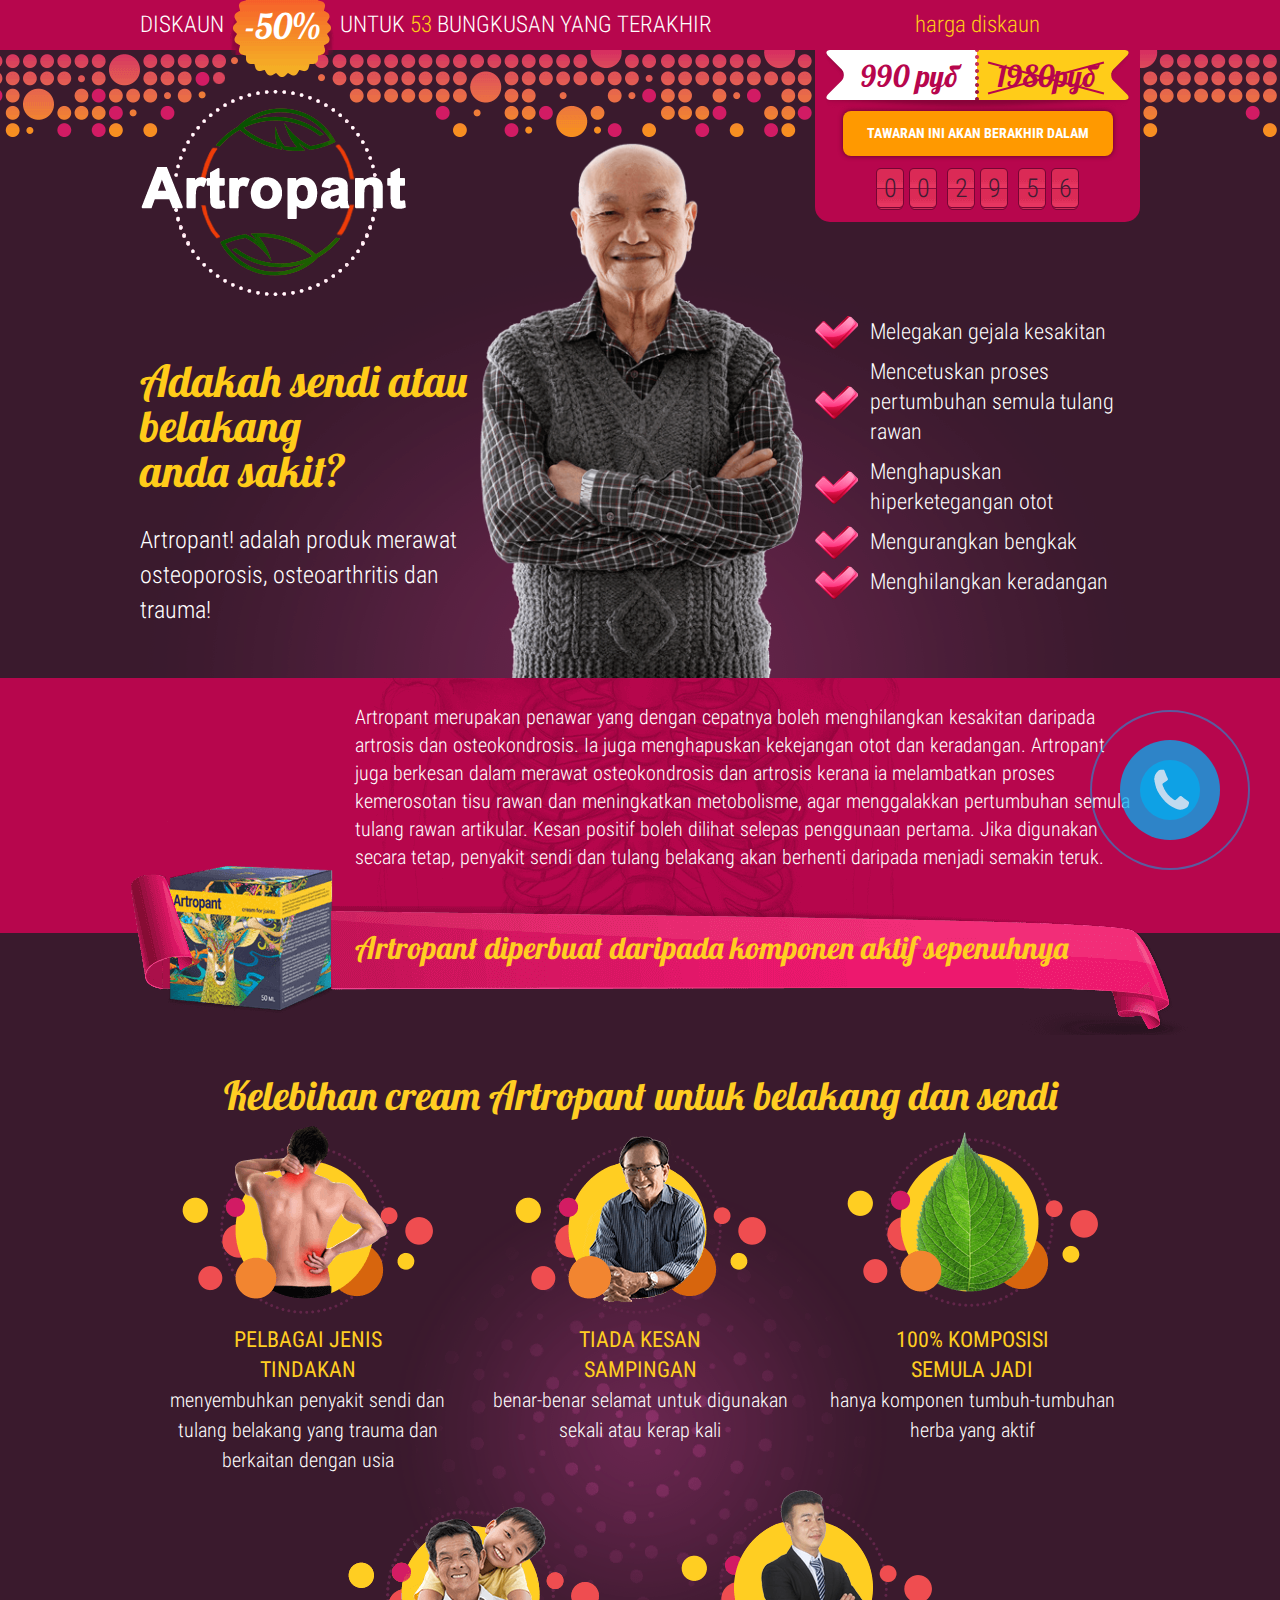
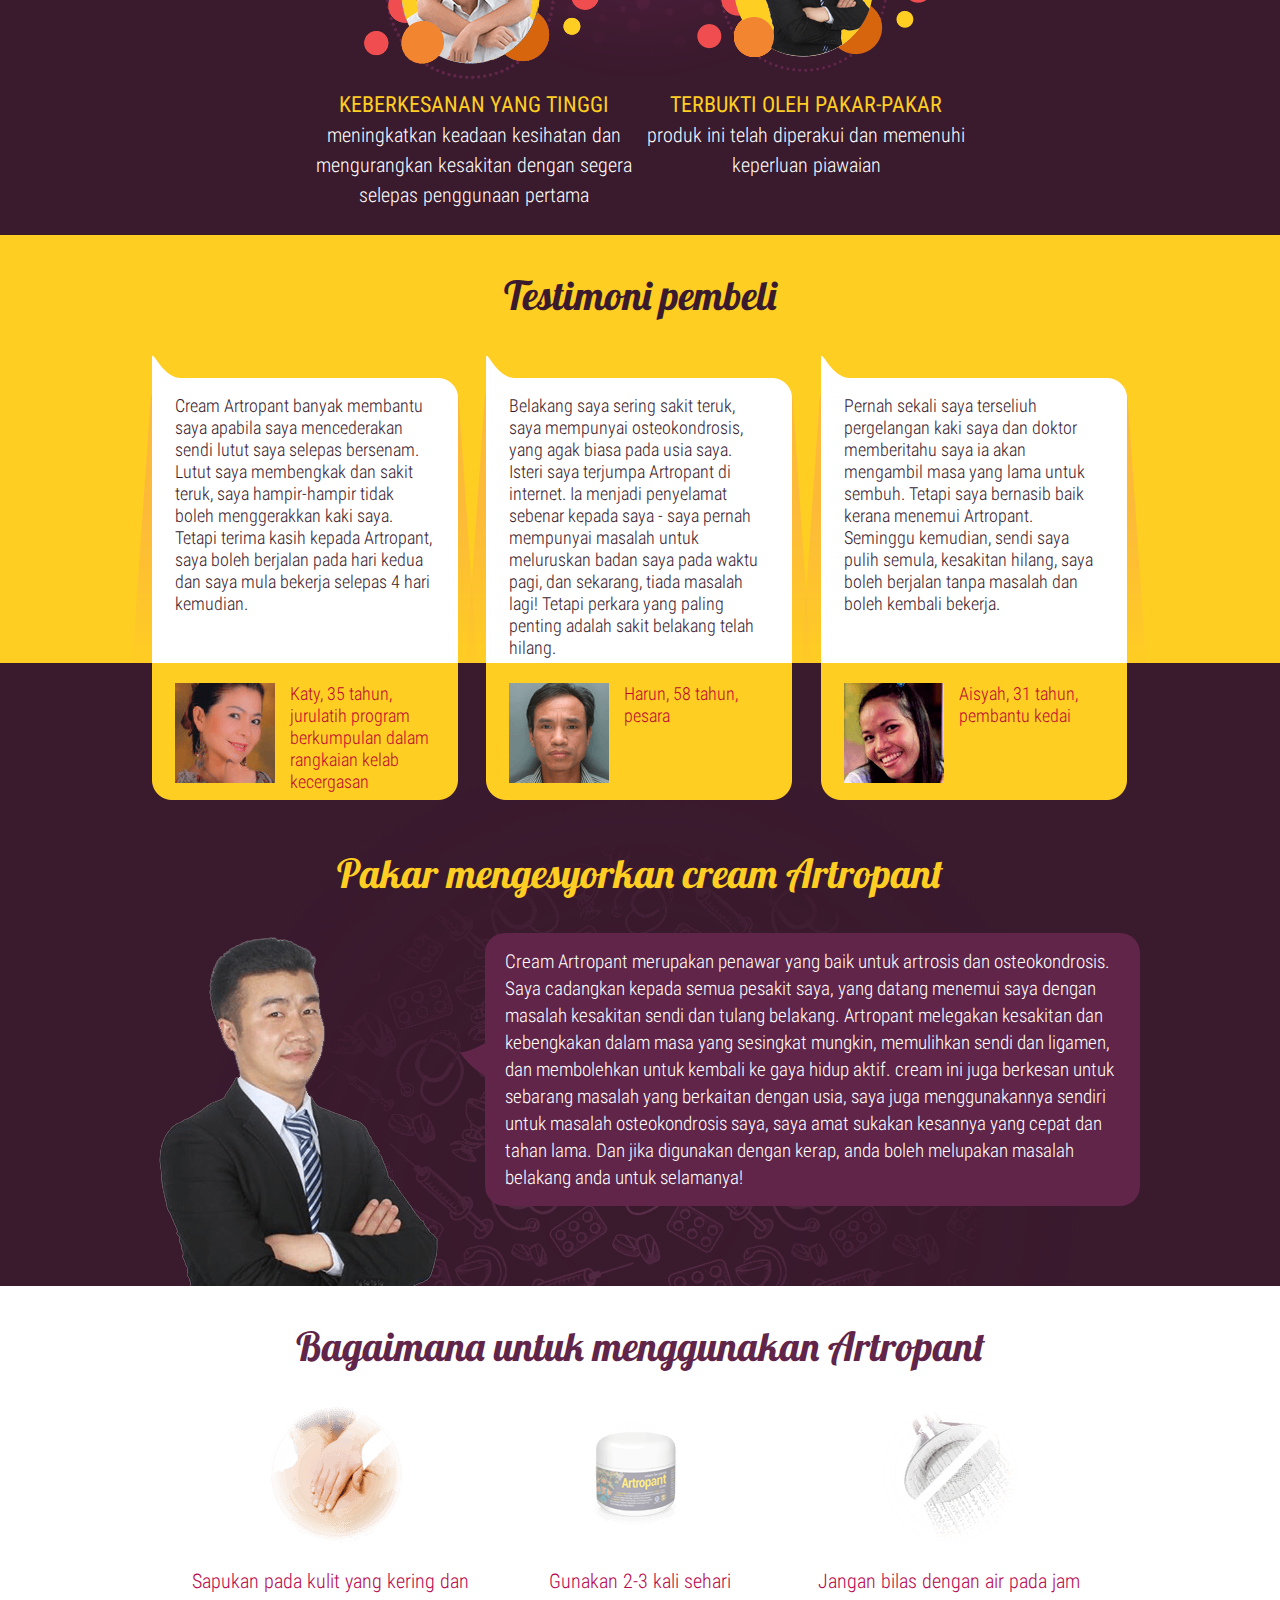
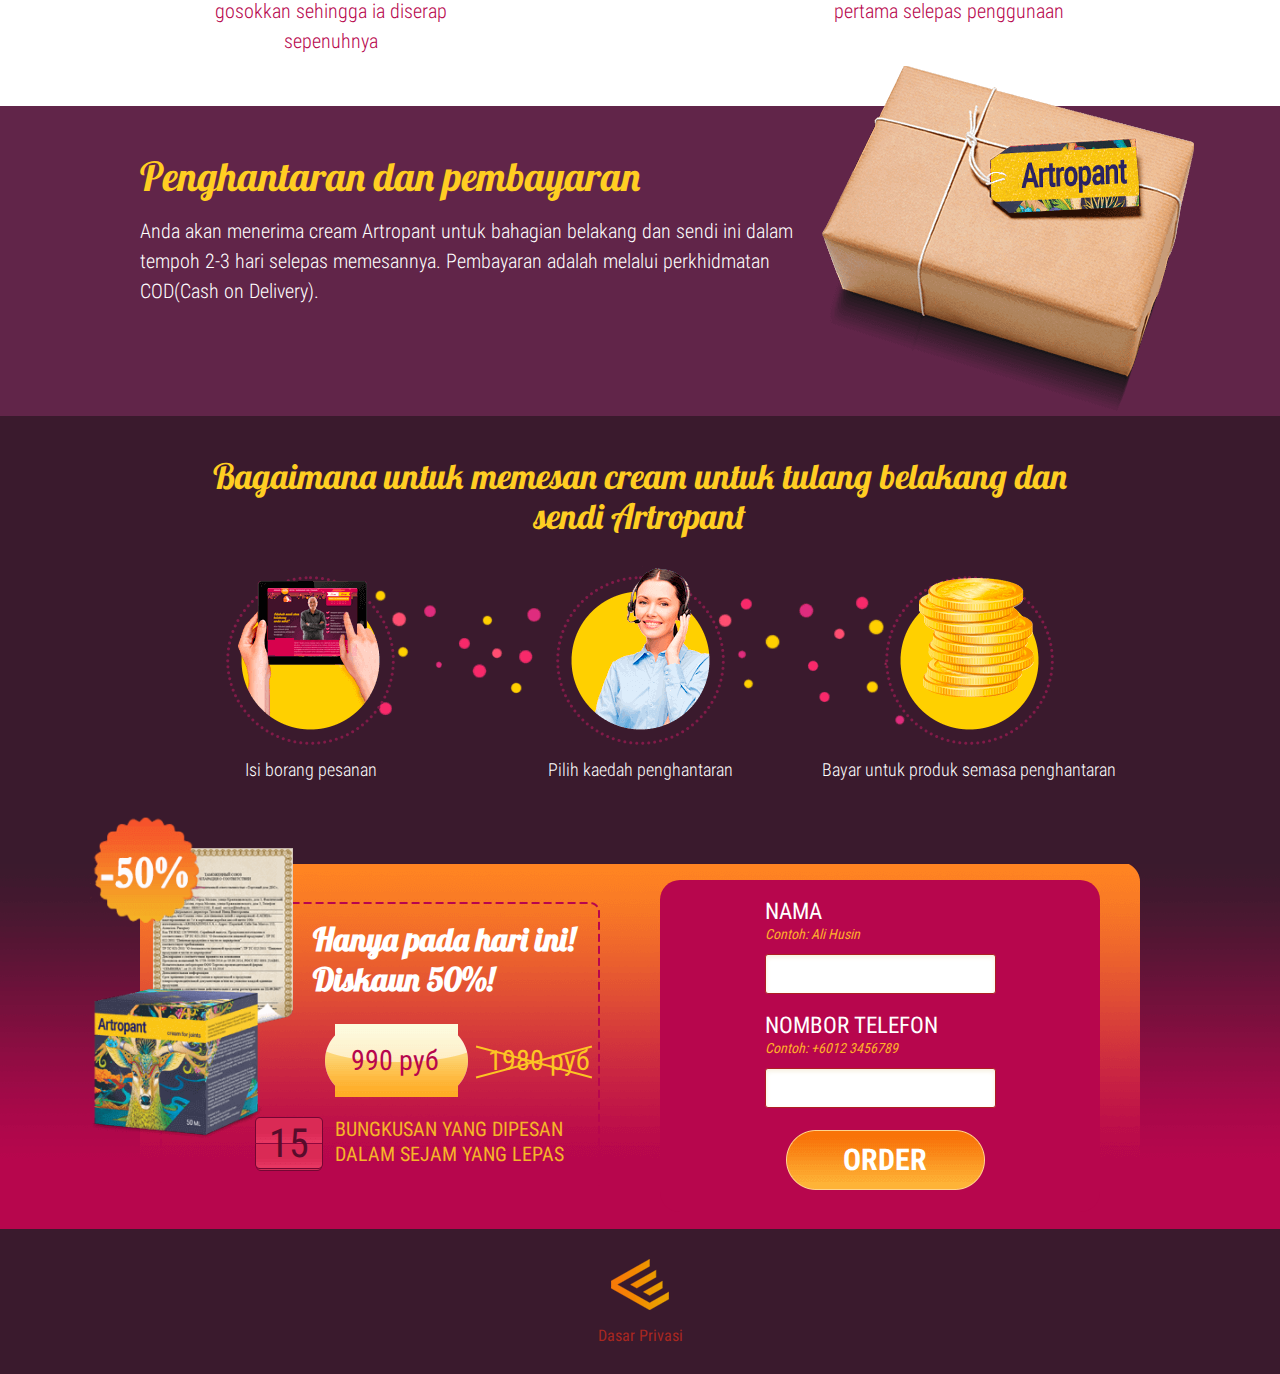
<file: index_1.html>
<!DOCTYPE html>
<html data-scrapbook-source="http://my.artropant.ru/?&amp;is_comeback=1" data-scrapbook-create="20200604094534948">
<head>
    <meta name="viewport" content="width=device-width, initial-scale=1, user-scalable=no">
    <meta content="text/html; charset=UTF-8" http-equiv="Content-Type">
    <meta name="format-detection" content="telephone=no">
    <title>Buy Artropant inexpensively. Prices, reviews. Order Artropant now!</title>
    <link href="favicon-1.ico" rel="icon">   
    <link href="style.css" media="all" rel="stylesheet" type="text/css">

<style type="text/css">.order-modal,.users-online{cursor:pointer;position:fixed;right:20px;top:120px;width:320px;background-color:rgba(0,0,0,.9);color:#fff;transition:all 1s;font-size:19px;line-height:22px;border-radius:10px;z-index:9999;opacity:0;visibility:hidden}.order-modal>div,.users-online>div{margin:10px}.order-modal>div>span,.users-online>div>span{display:inline-block;vertical-align:middle;width:calc(100% - 75px);margin-left:10px}.show-order,.show-order-last{opacity:1;visibility:visible;transition:all 1s}.blink{color:red!important;animation-name:blinker;animation-duration:1s;animation-timing-function:linear;animation-iteration-count:infinite;-webkit-animation-name:blinker;-webkit-animation-duration:1s;-webkit-animation-timing-function:linear;-webkit-animation-iteration-count:infinite;-moz-animation-name:blinker;-moz-animation-duration:1s;-moz-animation-timing-function:linear;-moz-animation-iteration-count:infinite;text-decoration:line-through}.blink_me{font-size:24px;color:red;font-weight:700}.show-order-last:before,.show-order:before{-webkit-transform:rotate(45deg);-ms-transform:rotate(45deg);-o-transform:rotate(45deg);transform:rotate(45deg)}.show-order-last:after,.show-order-last:before,.show-order:after,.show-order:before{content:"";position:absolute;right:0;top:-15px;width:15px;height:5px;background:red;transition:all 1s}.show-order-last:after,.show-order:after{-webkit-transform:rotate(-45deg);-ms-transform:rotate(-45deg);-o-transform:rotate(-45deg);transform:rotate(-45deg)}.everad-sprite{background:url("5c9c4b1226b9818d369a3c558e2e98201afad7da.png") no-repeat;display:inline-block;vertical-align:middle;width:50px;height:50px;margin-right:5px}.everad-sprite-bucket{background-position:-5px -5px}.everad-sprite-callback{background-position:-65px -5px}.everad-sprite-online_user{background-position:-5px -65px}@media screen and (max-width:767px){.cookie-popup-on .order-modal,.cookie-popup-on .users-online{top:auto;right:10px;bottom:35px;width:300px}}@media screen and (max-width:405px){.cookie-popup-on .order-modal,.cookie-popup-on .users-online{bottom:45px}}@media screen and (max-width:335px){.cookie-popup-on .order-modal,.cookie-popup-on .users-online{bottom:60px}}@media screen and (max-width:767px){.order-modal,.users-online{top:auto;right:10px;bottom:10px;width:300px}}@-moz-keyframes blinker{0%{opacity:1}50%{opacity:0}to{opacity:1}}@-webkit-keyframes blinker{0%{opacity:1}50%{opacity:0}to{opacity:1}}@keyframes blinker{0%{opacity:1}50%{opacity:0}to{opacity:1}}</style><style>.ever-popup-build{position: fixed; opacity: 0;z-index: -1; top: 0; left: -9999px;}</style><style>.ever-popup__body.ever-mobile{display:none}.ever-popup{position: fixed;top: 0;left: 0;width: 100%;height: 100%;background: rgba(0,0,0,.7);z-index: 111;display: none;overflow: auto;}.ever-popup__body{position: static;float: none;display: block;margin: 0 auto;width:auto}.ever-popup.show{display: block;align-items: center;}.ever-popup__inner{position: relative;margin: 0 auto;padding-top:35px}.ever-popup__close{width: 35px;height: 30px;position: absolute;cursor:pointer;top: 0;right: 0;z-index: 1;-webkit-transition: .3s; -moz-transition: .3s; -ms-transition: .3s; -o-transition: .3s; transition: .3s;}.ever-popup__close:after, .ever-popup__close:before {content: "";position: absolute;right: 0;top: 10px;width: 35px;height: 10px;background: #fff;transition: all 1s;}.ever-popup__close:after {-webkit-transform: rotate(-45deg);-ms-transform: rotate(-45deg);-o-transform: rotate(-45deg);transform: rotate(-45deg);}.ever-popup__close:before {-webkit-transform: rotate(45deg);-ms-transform: rotate(45deg);-o-transform: rotate(45deg);transform: rotate(45deg);}@media screen and (max-width: 1000px){.ever-popup__body.ever-desktop{display:none}.ever-popup__body.ever-mobile{display:block}}</style><style>.phoneBtnContainer{position:fixed; right: 10px;bottom: 10px; visibility:hidden;background-color:transparent;width:200px;height:200px;cursor:pointer;z-index:99;-webkit-backface-visibility:hidden;-webkit-transform:translateZ(0);-webkit-transition:visibility .5s;-moz-transition:visibility .5s;-o-transition:visibility .5s;transition:visibility .5s}.cbh-phone.cbh-show{visibility:visible}@-webkit-keyframes fadeInRight{0%{opacity:0;-webkit-transform:translate3d(100%,0,0);transform:translate3d(100%,0,0)}100%{opacity:1;-webkit-transform:none;transform:none}}@keyframes fadeInRight{0%{opacity:0;-webkit-transform:translate3d(100%,0,0);-ms-transform:translate3d(100%,0,0);transform:translate3d(100%,0,0)}100%{opacity:1;-webkit-transform:none;-ms-transform:none;transform:none}}@-webkit-keyframes fadeInRightBig{0%{opacity:0;-webkit-transform:translate3d(2000px,0,0);transform:translate3d(2000px,0,0)}100%{opacity:1;-webkit-transform:none;transform:none}}@-webkit-keyframes fadeOutRight{0%{opacity:1}100%{opacity:0;-webkit-transform:translate3d(100%,0,0);transform:translate3d(100%,0,0)}}@keyframes fadeOutRight{0%{opacity:1}100%{opacity:0;-webkit-transform:translate3d(100%,0,0);-ms-transform:translate3d(100%,0,0);transform:translate3d(100%,0,0)}}.fadeOutRight{-webkit-animation-name:fadeOutRight;animation-name:fadeOutRight}.cbh-phone.cbh-static1{opacity:.6}.cbh-phone.cbh-hover1{opacity:1}.cbh-ph-circle{width:160px;height:160px;top:20px;left:20px;position:absolute;background-color:transparent;-webkit-border-radius:100%;-moz-border-radius:100%;border-radius:100%;border:2px solid rgba(30,30,30,.4);opacity:.1;-webkit-animation:cbh-circle-anim 1.2s infinite ease-in-out;-moz-animation:cbh-circle-anim 1.2s infinite ease-in-out;-ms-animation:cbh-circle-anim 1.2s infinite ease-in-out;-o-animation:cbh-circle-anim 1.2s infinite ease-in-out;animation:cbh-circle-anim 1.2s infinite ease-in-out;-webkit-transition:all .5s;-moz-transition:all .5s;-o-transition:all .5s;transition:all .5s}.cbh-phone.cbh-active .cbh-ph-circle1{-webkit-animation:cbh-circle-anim 1.1s infinite ease-in-out!important;-moz-animation:cbh-circle-anim 1.1s infinite ease-in-out!important;-ms-animation:cbh-circle-anim 1.1s infinite ease-in-out!important;-o-animation:cbh-circle-anim 1.1s infinite ease-in-out!important;animation:cbh-circle-anim 1.1s infinite ease-in-out!important}.cbh-phone.cbh-static .cbh-ph-circle{-webkit-animation:cbh-circle-anim 2.2s infinite ease-in-out!important;-moz-animation:cbh-circle-anim 2.2s infinite ease-in-out!important;-ms-animation:cbh-circle-anim 2.2s infinite ease-in-out!important;-o-animation:cbh-circle-anim 2.2s infinite ease-in-out!important;animation:cbh-circle-anim 2.2s infinite ease-in-out!important}.cbh-phone.cbh-hover .cbh-ph-circle{border-color:rgba(0,175,242,1);opacity:.5}.cbh-phone.cbh-green.cbh-hover .cbh-ph-circle{border-color:rgba(117,235,80,1);opacity:.5}.cbh-phone.cbh-green .cbh-ph-circle{border-color:rgba(0,175,242,1);opacity:.5}.cbh-phone.cbh-gray.cbh-hover .cbh-ph-circle{border-color:rgba(204,204,204,1);opacity:.5}.cbh-phone.cbh-gray .cbh-ph-circle{border-color:rgba(117,235,80,1);opacity:.5}.cbh-ph-circle-fill{width:100px;height:100px;top:50px;left:50px;position:absolute;background-color:#000;-webkit-border-radius:100%;-moz-border-radius:100%;border-radius:100%;border:2px solid transparent;opacity:.1;-webkit-animation:cbh-circle-fill-anim 2.3s infinite ease-in-out;-moz-animation:cbh-circle-fill-anim 2.3s infinite ease-in-out;-ms-animation:cbh-circle-fill-anim 2.3s infinite ease-in-out;-o-animation:cbh-circle-fill-anim 2.3s infinite ease-in-out;animation:cbh-circle-fill-anim 2.3s infinite ease-in-out;-webkit-transition:all .5s;-moz-transition:all .5s;-o-transition:all .5s;transition:all .5s}.cbh-phone.cbh-active .cbh-ph-circle-fill{-webkit-animation:cbh-circle-fill-anim 1.7s infinite ease-in-out!important;-moz-animation:cbh-circle-fill-anim 1.7s infinite ease-in-out!important;-ms-animation:cbh-circle-fill-anim 1.7s infinite ease-in-out!important;-o-animation:cbh-circle-fill-anim 1.7s infinite ease-in-out!important;animation:cbh-circle-fill-anim 1.7s infinite ease-in-out!important}.cbh-phone.cbh-static .cbh-ph-circle-fill{-webkit-animation:cbh-circle-fill-anim 2.3s infinite ease-in-out!important;-moz-animation:cbh-circle-fill-anim 2.3s infinite ease-in-out!important;-ms-animation:cbh-circle-fill-anim 2.3s infinite ease-in-out!important;-o-animation:cbh-circle-fill-anim 2.3s infinite ease-in-out!important;animation:cbh-circle-fill-anim 2.3s infinite ease-in-out!important;opacity:0!important} .cbh-phone.cbh-hover .cbh-ph-circle-fill{background-color:rgba(0,175,242,.5);opacity:.75!important}.cbh-phone.cbh-green.cbh-hover .cbh-ph-circle-fill{background-color:rgba(117,235,80,.5);opacity:.75!important}.cbh-phone.cbh-green .cbh-ph-circle-fill{background-color:rgba(0,175,242,.5);opacity:.75!important}.cbh-phone.cbh-gray.cbh-hover .cbh-ph-circle-fill{background-color:rgba(204,204,204,.5);opacity:.75!important}.cbh-phone.cbh-gray .cbh-ph-circle-fill{background-color:rgba(117,235,80,.5);opacity:.75!important}.cbh-ph-img-circle1{width:60px;height:60px;top:70px;left:70px;position:absolute;background-image:url("c329352ae45a42489fce48dcc5594f3db8c52028.png");background-color:rgba(30,30,30,.1);background-position:center center;background-repeat:no-repeat;-webkit-border-radius:100%;-moz-border-radius:100%;border-radius:100%;border:2px solid transparent;opacity:.7;-webkit-animation:cbh-circle-img-anim 1s infinite ease-in-out;-moz-animation:cbh-circle-img-anim 1s infinite ease-in-out;-ms-animation:cbh-circle-img-anim 1s infinite ease-in-out;-o-animation:cbh-circle-img-anim 1s infinite ease-in-out;animation:cbh-circle-img-anim 1s infinite ease-in-out}.cbh-phone.cbh-active .cbh-ph-img-circle1{-webkit-animation:cbh-circle-img-anim 1s infinite ease-in-out!important;-moz-animation:cbh-circle-img-anim 1s infinite ease-in-out!important;-ms-animation:cbh-circle-img-anim 1s infinite ease-in-out!important;-o-animation:cbh-circle-img-anim 1s infinite ease-in-out!important;animation:cbh-circle-img-anim 1s infinite ease-in-out!important}.cbh-phone.cbh-static .cbh-ph-img-circle1{-webkit-animation:cbh-circle-img-anim 0s infinite ease-in-out!important;-moz-animation:cbh-circle-img-anim 0s infinite ease-in-out!important;-ms-animation:cbh-circle-img-anim 0s infinite ease-in-out!important;-o-animation:cbh-circle-img-anim 0s infinite ease-in-out!important;animation:cbh-circle-img-anim 0s infinite ease-in-out!important}.cbh-phone.cbh-hover .cbh-ph-img-circle1{background-color:rgba(0,175,242,1)}.cbh-phone.cbh-green.cbh-hover .cbh-ph-img-circle1:hover{background-color:rgba(117,235,80,1)}.cbh-phone.cbh-green .cbh-ph-img-circle1{background-color:rgba(0,175,242,1)}.cbh-phone.cbh-green .cbh-ph-img-circle1{background-color:rgba(0,175,242,1)}.cbh-phone.cbh-gray.cbh-hover .cbh-ph-img-circle1{background-color:rgba(204,204,204,1)}.cbh-phone.cbh-gray .cbh-ph-img-circle1{background-color:rgba(117,235,80,1)}@-moz-keyframes cbh-circle-anim{0%{-moz-transform:rotate(0deg) scale(0.5) skew(1deg);opacity:.1;-moz-opacity:.1;-webkit-opacity:.1;-o-opacity:.1}30%{-moz-transform:rotate(0deg) scale(.7) skew(1deg);opacity:.5;-moz-opacity:.5;-webkit-opacity:.5;-o-opacity:.5}100%{-moz-transform:rotate(0deg) scale(1) skew(1deg);opacity:.6;-moz-opacity:.6;-webkit-opacity:.6;-o-opacity:.1}}@-webkit-keyframes cbh-circle-anim{0%{-webkit-transform:rotate(0deg) scale(0.5) skew(1deg);-webkit-opacity:.1}30%{-webkit-transform:rotate(0deg) scale(.7) skew(1deg);-webkit-opacity:.5}100%{-webkit-transform:rotate(0deg) scale(1) skew(1deg);-webkit-opacity:.1}}@-o-keyframes cbh-circle-anim{0%{-o-transform:rotate(0deg) kscale(0.5) skew(1deg);-o-opacity:.1}30%{-o-transform:rotate(0deg) scale(.7) skew(1deg);-o-opacity:.5}100%{-o-transform:rotate(0deg) scale(1) skew(1deg);-o-opacity:.1}}@keyframes cbh-circle-anim{0%{transform:rotate(0deg) scale(0.5) skew(1deg);opacity:.1}30%{transform:rotate(0deg) scale(.7) skew(1deg);opacity:.5}100%{transform:rotate(0deg) scale(1) skew(1deg);opacity:.1}}@-moz-keyframes cbh-circle-fill-anim{0%{-moz-transform:rotate(0deg) scale(0.7) skew(1deg);opacity:.2}50%{-moz-transform:rotate(0deg) -moz-scale(1) skew(1deg);opacity:.2}100%{-moz-transform:rotate(0deg) scale(0.7) skew(1deg);opacity:.2}}@-webkit-keyframes cbh-circle-fill-anim{0%{-webkit-transform:rotate(0deg) scale(0.7) skew(1deg);opacity:.2}50%{-webkit-transform:rotate(0deg) scale(1) skew(1deg);opacity:.2}100%{-webkit-transform:rotate(0deg) scale(0.7) skew(1deg);opacity:.2}}@-o-keyframes cbh-circle-fill-anim{0%{-o-transform:rotate(0deg) scale(0.7) skew(1deg);opacity:.2}50%{-o-transform:rotate(0deg) scale(1) skew(1deg);opacity:.2}100%{-o-transform:rotate(0deg) scale(0.7) skew(1deg);opacity:.2}}@keyframes cbh-circle-fill-anim{0%{transform:rotate(0deg) scale(0.7) skew(1deg);opacity:.2}50%{transform:rotate(0deg) scale(1) skew(1deg);opacity:.2}100%{transform:rotate(0deg) scale(0.7) skew(1deg);opacity:.2}}@keyframes cbh-circle-img-anim{0%{transform:rotate(0deg) scale(1) skew(1deg)}10%{transform:rotate(-25deg) scale(1) skew(1deg)}20%{transform:rotate(25deg) scale(1) skew(1deg)}30%{transform:rotate(-25deg) scale(1) skew(1deg)}40%{transform:rotate(25deg) scale(1) skew(1deg)}100%,50%{transform:rotate(0deg) scale(1) skew(1deg)}}@-moz-keyframes cbh-circle-img-anim{0%{transform:rotate(0deg) scale(1) skew(1deg)}10%{-moz-transform:rotate(-25deg) scale(1) skew(1deg)}20%{-moz-transform:rotate(25deg) scale(1) skew(1deg)}30%{-moz-transform:rotate(-25deg) scale(1) skew(1deg)}40%{-moz-transform:rotate(25deg) scale(1) skew(1deg)}100%,50%{-moz-transform:rotate(0deg) scale(1) skew(1deg)}}@-webkit-keyframes cbh-circle-img-anim{0%{-webkit-transform:rotate(0deg) scale(1) skew(1deg)}10%{-webkit-transform:rotate(-25deg) scale(1) skew(1deg)}20%{-webkit-transform:rotate(25deg) scale(1) skew(1deg)}30%{-webkit-transform:rotate(-25deg) scale(1) skew(1deg)}40%{-webkit-transform:rotate(25deg) scale(1) skew(1deg)}100%,50%{-webkit-transform:rotate(0deg) scale(1) skew(1deg)}}@-o-keyframes cbh-circle-img-anim{0%{-o-transform:rotate(0deg) scale(1) skew(1deg)}10%{-o-transform:rotate(-25deg) scale(1) skew(1deg)}20%{-o-transform:rotate(25deg) scale(1) skew(1deg)}30%{-o-transform:rotate(-25deg) scale(1) skew(1deg)}40%{-o-transform:rotate(25deg) scale(1) skew(1deg)}100%,50%{-o-transform:rotate(0deg) scale(1) skew(1deg)}}.cbh-ph-img-circle1 {}.cbh-phone.cbh-green .cbh-ph-circle {border-color: rgba(0, 175, 242, 1)}.cbh-phone.cbh-green .cbh-ph-circle-fill {background-color: rgba(0, 175, 242, 1);}.cbh-phone.cbh-green .cbh-ph-img-circle1 {background-color:rgba(0, 175, 242, 1);}body, div, dl, dt, dd, ul, ol, li, nav, h1, h2, h3, h4, h5, h6, pre, code, form, fieldset, legend, input, button, textarea, p, blockquote, th, td, a {-webkit-transform-origin: center center;-ms-transform-origin: center center;-o-transform-origin: center center;transform-origin: center center;}@media screen and (max-width: 1000px) {#clbh_phone_div{display: none !important;}}</style>
</head>
<body data-invalid-name-text="Indicate your correct name, please!" data-invalid-phone-text="Indicate your correct telephone number, otherwise we can’t contact you!">
    <div class="section wrap-block block1">
        <div class="wrapper-hidden1">
            <div class="wrapper">
                <div class="block1__top">
                    <span class="block1__top-sale resphidd">-50%</span>
                    <span class="lt1">
                            <!-- add wrapper ex-zy -->
                            <div class="block1__top-inner">
                                 DISKAUN <span class="block1__top-sale">-50%</span> UNTUK <span class="lastpack" id="countp">53</span> BUNGKUSAN YANG TERAKHIR
                </div>
            </span></div>
            <div class="block1__body">
                <div class="block1__left">
                    <img alt="" src="log1.png">
                    <div class="block1__title">
                        Adakah sendi atau belakang <br> anda sakit?
                    </div>
                    <div class="block1__sub">
                        Artropant! adalah produk merawat osteoporosis, osteoarthritis dan trauma!
                    </div>
                </div>
                <div class="block1__right">
                    <!-- add wrapper ex-zy -->
                    <div class="block-action">
                        <span class="block1__top-action lt4">harga diskaun</span>
                        <div class="block1__price">
                            <span class="newprice price_main al-cost">
                                <span class="x_price_current">990</span>
                                <span class="x_currency">руб</span>
                            </span>
                            <span class="oldprice price_old al-cost-promo">
                                <span class="x_price_previous">1980</span><span class="x_currency">руб</span>
                            </span>
                        </div>
                        <div class="block__timer">
                            <div class="block__timer-text"><a class="akciya1 scrollto" href="#bottom_form" id="scroll_to_bottom">Tawaran ini akan berakhir dalam </a></div>
                            <div class="timer">
                                <div class="landing__countdown timeqwqw is-countdown"><span class="hour">00</span><span class="minute">29</span><span class="second">56</span><div class="clear"></div></div>
                            </div>
                        </div>
                    </div>
                    <ul class="unstyled">
                       <li> Melegakan gejala kesakitan </li>
						<li> Mencetuskan proses pertumbuhan semula tulang rawan </li>
						<li> Menghapuskan hiperketegangan otot </li>
						<li> Mengurangkan bengkak </li>
						<li> Menghilangkan keradangan </li>
                    </ul>
                </div>
            </div>
            <img alt="" class="imlogo" src="u1.png">
        </div>
    </div>
    </div>
    <div class="wrap-block block2">
        <div class="wrapper-hidden">
            <div class="block2__top">
                <div class="wrapper">
                   Artropant merupakan penawar yang dengan cepatnya boleh menghilangkan kesakitan daripada artrosis dan osteokondrosis. Ia
				juga menghapuskan kekejangan otot dan keradangan. Artropant juga berkesan dalam merawat osteokondrosis dan artrosis
				kerana ia melambatkan proses kemerosotan tisu rawan dan meningkatkan metobolisme, agar menggalakkan pertumbuhan semula
				tulang rawan artikular. Kesan positif boleh dilihat selepas penggunaan pertama. Jika digunakan secara tetap, penyakit
				sendi dan tulang belakang akan berhenti daripada menjadi semakin teruk.
                </div>
            </div>
            <div class="block2__bottom">
                <div class="wrapper">
                    <div class="block2__title">Artropant diperbuat daripada komponen aktif sepenuhnya</div>
                </div>
            </div>
        </div>
    </div>
    <div class="wrap-block block3">
        <div class="wrapper">
            <div class="block3__title">
                Kelebihan cream Artropant untuk belakang dan sendi 
            </div>
            <div class="block3__list">
                <ul class="inline">
                    <li class="item1">
                        <div class="block3__list_title">
                            Pelbagai jenis <br> tindakan
                        </div>
                        menyembuhkan penyakit sendi dan tulang belakang yang trauma dan berkaitan dengan usia
                    </li>
                    <li class="item2">
                        <div class="block3__list_title">
                            Tiada kesan <br> sampingan
                        </div>
                        benar-benar selamat untuk digunakan sekali atau kerap kali
                    </li>
                    <li class="item3">
                        <div class="block3__list_title">
                           100% komposisi <br> semula jadi
                        </div>
                        hanya komponen tumbuh-tumbuhan herba yang aktif
                    </li>
                    <li class="item4">
                        <div class="block3__list_title">Keberkesanan yang tinggi</div>
                        meningkatkan keadaan kesihatan dan mengurangkan kesakitan dengan segera selepas penggunaan pertama
                    </li>
                    <li class="item5">
                        <div class="block3__list_title">Terbukti oleh pakar-pakar</div>
                        produk ini telah diperakui dan memenuhi keperluan piawaian
                    </li>
                </ul>
            </div>
        </div>
    </div>
    <div class="wrap-block block4">
        <div class="wrapper-hidden">
            <div class="wrapper">
                <div class="block4__title">Testimoni pembeli</div>
                <ul class="inline">
                    <li>
                        <div class="block4__top">
                            Cream Artropant banyak membantu saya apabila saya mencederakan sendi lutut saya selepas bersenam. Lutut saya membengkak dan
						sakit teruk, saya hampir-hampir tidak boleh menggerakkan kaki saya. Tetapi terima kasih kepada Artropant, saya boleh
						berjalan pada hari kedua dan saya mula bekerja selepas 4 hari kemudian.
                        </div>
                        <div class="block4__bottom">
                            <img alt="" src="img3.7.1.png">
                            <div class="block4__bottom_name">
                                Katy, 35 tahun, jurulatih program berkumpulan dalam rangkaian kelab kecergasan
                            </div>
                        </div>
                    </li>
                    <li>
                        <div class="block4__top">
                            Belakang saya sering sakit teruk, saya mempunyai osteokondrosis, yang agak biasa pada usia saya. Isteri saya terjumpa Artropant
						di internet. Ia menjadi penyelamat sebenar kepada saya - saya pernah mempunyai masalah untuk meluruskan badan saya
						pada waktu pagi, dan sekarang, tiada masalah lagi! Tetapi perkara yang paling penting adalah sakit belakang telah
						hilang.
                        </div>
                        <div class="block4__bottom">
                            <img alt="" src="img3.7.2.png">
                            <div class="block4__bottom_name">
                                Harun, 58 tahun, pesara
                            </div>
                        </div>
                    </li>
                    <li>
                        <div class="block4__top">
                            Pernah sekali saya terseliuh pergelangan kaki saya dan doktor memberitahu saya ia akan mengambil masa yang lama untuk sembuh.
						Tetapi saya bernasib baik kerana menemui Artropant. Seminggu kemudian, sendi saya pulih semula, kesakitan hilang,
						saya boleh berjalan tanpa masalah dan boleh kembali bekerja.
                        </div>
                        <div class="block4__bottom">
                            <img alt="" src="img3.7.3.png">
                            <div class="block4__bottom_name">
                               Aisyah, 31 tahun, pembantu kedai
                            </div>
                        </div>
                    </li>
                </ul>
            </div>
        </div>
    </div>
    <div class="wrap-block block5">
        <div class="wrapper">
            <div class="block5__title">Pakar mengesyorkan cream Artropant</div>
            <img alt="" src="img4.2.png">
            <div class="block5__wrap">
                <div class="block5__text">
                    Cream Artropant merupakan penawar yang baik untuk artrosis dan osteokondrosis. Saya cadangkan kepada semua pesakit saya,
				yang datang menemui saya dengan masalah kesakitan sendi dan tulang belakang. Artropant melegakan kesakitan dan kebengkakan
				dalam masa yang sesingkat mungkin, memulihkan sendi dan ligamen, dan membolehkan untuk kembali ke gaya hidup aktif.
				cream ini juga berkesan untuk sebarang masalah yang berkaitan dengan usia, saya juga menggunakannya sendiri untuk masalah
				osteokondrosis saya, saya amat sukakan kesannya yang cepat dan tahan lama. Dan jika digunakan dengan kerap, anda boleh
				melupakan masalah belakang anda untuk selamanya!
                </div>
               <!--  <div class="block5__name">
                   Dr. Mohammad Bakhtiar M.D.
                </div> -->
            </div>
        </div>
    </div>
    <div class="wrap-block block6">
        <div class="wrapper">
            <div class="block6__title">
                Bagaimana untuk menggunakan Artropant
            </div>
            <ul class="inline">
                <li>
                    Sapukan pada kulit yang kering dan gosokkan sehingga ia diserap sepenuhnya
                </li>
                <li>
                   Gunakan 2-3 kali sehari
                </li>
                <li>
                    Jangan bilas dengan air pada jam pertama selepas penggunaan
                </li>
            </ul>
        </div>
    </div>
    <div class="wrap-block block7">
        <div class="wrapper-hidden">
            <div class="wrapper">
                <div class="block7__delivery">
                    <div class="block7__delivery_title">Penghantaran dan pembayaran </div>
                    Anda akan menerima cream Artropant untuk bahagian belakang dan sendi ini dalam tempoh 2-3 hari selepas memesannya. Pembayaran adalah melalui perkhidmatan COD(Cash on Delivery).
                </div>
                <!-- <div class="block7__warning">
                    <div class="block7__warning_title lt45">¡Tengan cuidado con imitaciones!</div>
                    <span class="lt46">¡En el territorio de la UE, Artropant se vende en un envase original con un código único! <br><br>Encuentre el código en el envase y compruébelo ahora <!-- Find the code on your package and check it now -->
                    <!--  <a href="/ajax/code.html" data-fancybox-type="ajax" class="block7__btn open_check lt47">Check the code</a> 
                </div>-->
            </div>
        </div>
    </div>

    <div class="wrap-block block8">
        <div class="wrapper">
            <div class="block8__title">Bagaimana untuk memesan cream untuk tulang belakang dan <div class="nowrap">sendi Artropant</div></div>
            <ul class="inline">
                <li> Isi borang pesanan </li>
			<li> Pilih kaedah penghantaran </li>
			<li> Bayar untuk produk semasa penghantaran </li>
            </ul>
            <div class="product2">
                <img src="product2.png" alt="">
            </div>
        </div>
    </div>
    <div class="wrap-block block10">
        <div class="wrapper">
            
                    <div class="tr">
                        <div class="td block10__left">
                            <div class="block10__title">
                                Hanya pada hari ini! <br> Diskaun 50%!
                            </div>
                            <div class="block10__price">
                                <span class="newprice price_main al-cost">
                                    <span class="x_price_current">990</span>
                                    <span class="x_currency">руб</span>
                                </span>
                                <span class="oldprice price_old al-cost-promo">
                                    <span class="x_price_previous">1980</span>
                                    <span class="x_currency">руб</span>
                                </span>
                            </div>
							<div class="block10__sale">
						<span class="block10__count">15</span>
						<div> BUNGKUSAN YANG DIPESAN <br> DALAM SEJAM YANG LEPAS
						</div>
					</div>
					<div class="block10__allsale">
						Jumlah tertinggi pesanan (2419) dalam
						<span class="date-3">01.06.2020</span>
					</div>

                        </div>
                        <div class="td">
                            <div class="block10-form clone-this" id="bottom_form">

                                <form action="http://my.artropant.ru/submit" method="post" class="al-form form-horizontal x_order_form" id="x_order_form">

                                    <!--<div class="row ">
                                        <label class="block_form_label">País:</label>
                                        <select class="input-form address-form" required name="country_code">
                                                                         <option value="AL">Albania</option>
                                                                          <option value="NL">Netherlands</option>
                                                                          <option value="BE">Belgium</option>
                                                                          <option value="LU">Luxembourg</option>
                                      
                                    <option value="RU" selected="selected">Russia</option>
                                      <option value="GE">Georgia</option>
                                                                          <option value="MD">Republic of Moldova</option>
                                                                          <option value="UA">Ukraine</option>
                                                                          <option value="KZ">Kazakhstan</option>
                                                                          <option value="ID">Indonesia</option>
                                                                          <option value="MY">Malaysia</option>
                                                                          <option value="NG">Nigeria</option>
                                     
                                </select>
                                    </div>-->
                                    <div class="row ">
                                        <label for="label1">Nama<small class="name_helper">Contoh: Ali Husin</small></label>
                                        <input id="label1" name="name" type="text" required="" autocomplete="name" value="">
                                    </div>
                                    <div class="row ">
                                        <label for="lebel2">Nombor telefon<small class="info_phone phone_helper">Contoh: +6012 3456789</small></label>
                                        <input class="only_number" id="lebel2" name="phone" type="tel" required="" autocomplete="tel" value="">
                                    </div>
                                    <div class="row row-submit">
                                        <button class="block10-btn js_submit" type="submit">Order</button>
                                    </div>
                                <input type="hidden" name="landing_id" value="844"><input type="hidden" name="goal_id" value="16"><input type="hidden" name="price" value="990"><input type="hidden" name="delivery_price" value="0"><input type="hidden" name="es_list_id" value=""><input type="hidden" name="user_language" value="en"><input type="hidden" name="campaign_id" value=""><input type="hidden" name="country_code" value="RU"></form>

                            </div>
                        </div>
                    </div>
               
        </div>
    </div>
    <div class="section wrap-block block11">
        <div class="footer__logo">
            <img src="footer_logo.png" alt="">
        </div>
        <div class="wrapper lt59"><a href="http://my.artropant.ru/privacy.html" target="_blank">Dasar Privasi</a></div>
    </div>

    <div class="ever-popup-build">
        <div class="wrap-popup" id="cloneThis">
            <div class="block10-form">
                <div class="popup__left">
                    <img src="img81.png" alt="" class="popup-prod">
                </div>
                <form action="http://my.artropant.ru/submit" method="post" class="al-form form-horizontal x_order_form" id="x_order_form">
                    <div class="row ">
                        <label for="label1">Nama <small class="name_helper">Contoh: Ali Husin </small></label>
                        <input id="label1" name="name" type="text" required="" autocomplete="name" value="">
                    </div>
                    <div class="row ">
                        <label for="lebel2">Nombor telefon<small class="info_phone phone_helper">Contoh: +6012 3456789</small></label>
                        <input class="only_number" id="lebel2" name="phone" type="tel" required="" autocomplete="tel" value="">
                    </div>
                    <div class="row row-submit">
                        <button class="block10-btn js_submit" type="submit">Order</button>
                    </div>
                <input type="hidden" name="landing_id" value="844"><input type="hidden" name="goal_id" value="16"><input type="hidden" name="price" value="990"><input type="hidden" name="delivery_price" value="0"><input type="hidden" name="es_list_id" value=""><input type="hidden" name="user_language" value="en"><input type="hidden" name="campaign_id" value=""><input type="hidden" name="country_code" value="RU"></form>

            </div>
        </div>
    </div>

    
    
    
    
    
    




<div class="ever-popup"><div class="ever-popup__inner" style="width: 256px;"><div class="ever-popup__close"></div><div class="wrap-popup ever-popup__body">
            <div class="block10-form">
                <div class="popup__left">
                    <img src="img81.png" alt="" class="popup-prod">
                </div>
                <form action="http://my.artropant.ru/submit" method="post" class="al-form form-horizontal x_order_form" id="x_order_form">
                    <div class="row ">
                        <label for="label1">Nama <small class="name_helper">Contoh: Ali Husin </small></label>
                        <input id="label1" name="name" type="text" required="" autocomplete="name" value="">
                    </div>
                    <div class="row ">
                        <label for="lebel2">Nombor telefon<small class="info_phone phone_helper">Contoh: +6012 3456789</small></label>
                        <input class="only_number" id="lebel2" name="phone" type="tel" required="" autocomplete="tel" value="">
                    </div>
                    <div class="row row-submit">
                        <button class="block10-btn js_submit" type="submit">Order</button>
                    </div>
                <input type="hidden" name="landing_id" value="844"><input type="hidden" name="goal_id" value="16"><input type="hidden" name="price" value="990"><input type="hidden" name="delivery_price" value="0"><input type="hidden" name="es_list_id" value=""><input type="hidden" name="user_language" value="en"><input type="hidden" name="campaign_id" value=""><input type="hidden" name="country_code" value="RU"></form>

            </div>
        </div></div></div><div class="phoneBtnContainer"><div class="bluePhone"><div class=" phone-call cbh-phone cbh-green cbh-show ever-popup-btn cbh-static" id="clbh_phone_div"><div class="phoneJs"><div class="cbh-ph-circle"></div><div class="cbh-ph-circle-fill"></div><div class="cbh-ph-img-circle1"></div></div></div></div></div><div id="order-popup"><div class=""><div class="user-online order-modal show-order"><div><i class="everad-sprite everad-sprite-bucket"></i> <span>Ryan Cli**** made an order to the amount of руб  2970, ordered  3 pcs. Remaining special offer packages <span class="blink">56</span> 53</span></div></div> <div class="user-online order-modal"><div><i class="everad-sprite everad-sprite-online_user"></i> <span>Number of website visitors: 309</span></div></div> <div class="user-online order-modal"><div><i class="everad-sprite everad-sprite-callback"></i> <span>Ryan Cli**** requested a call back.</span></div></div> <div class="user-online order-modal"><div><i class="everad-sprite everad-sprite-bucket"></i> <span>Remaining special offer packages <span class="blink_me">53</span></span></div></div></div></div></body>
</html>
</file>
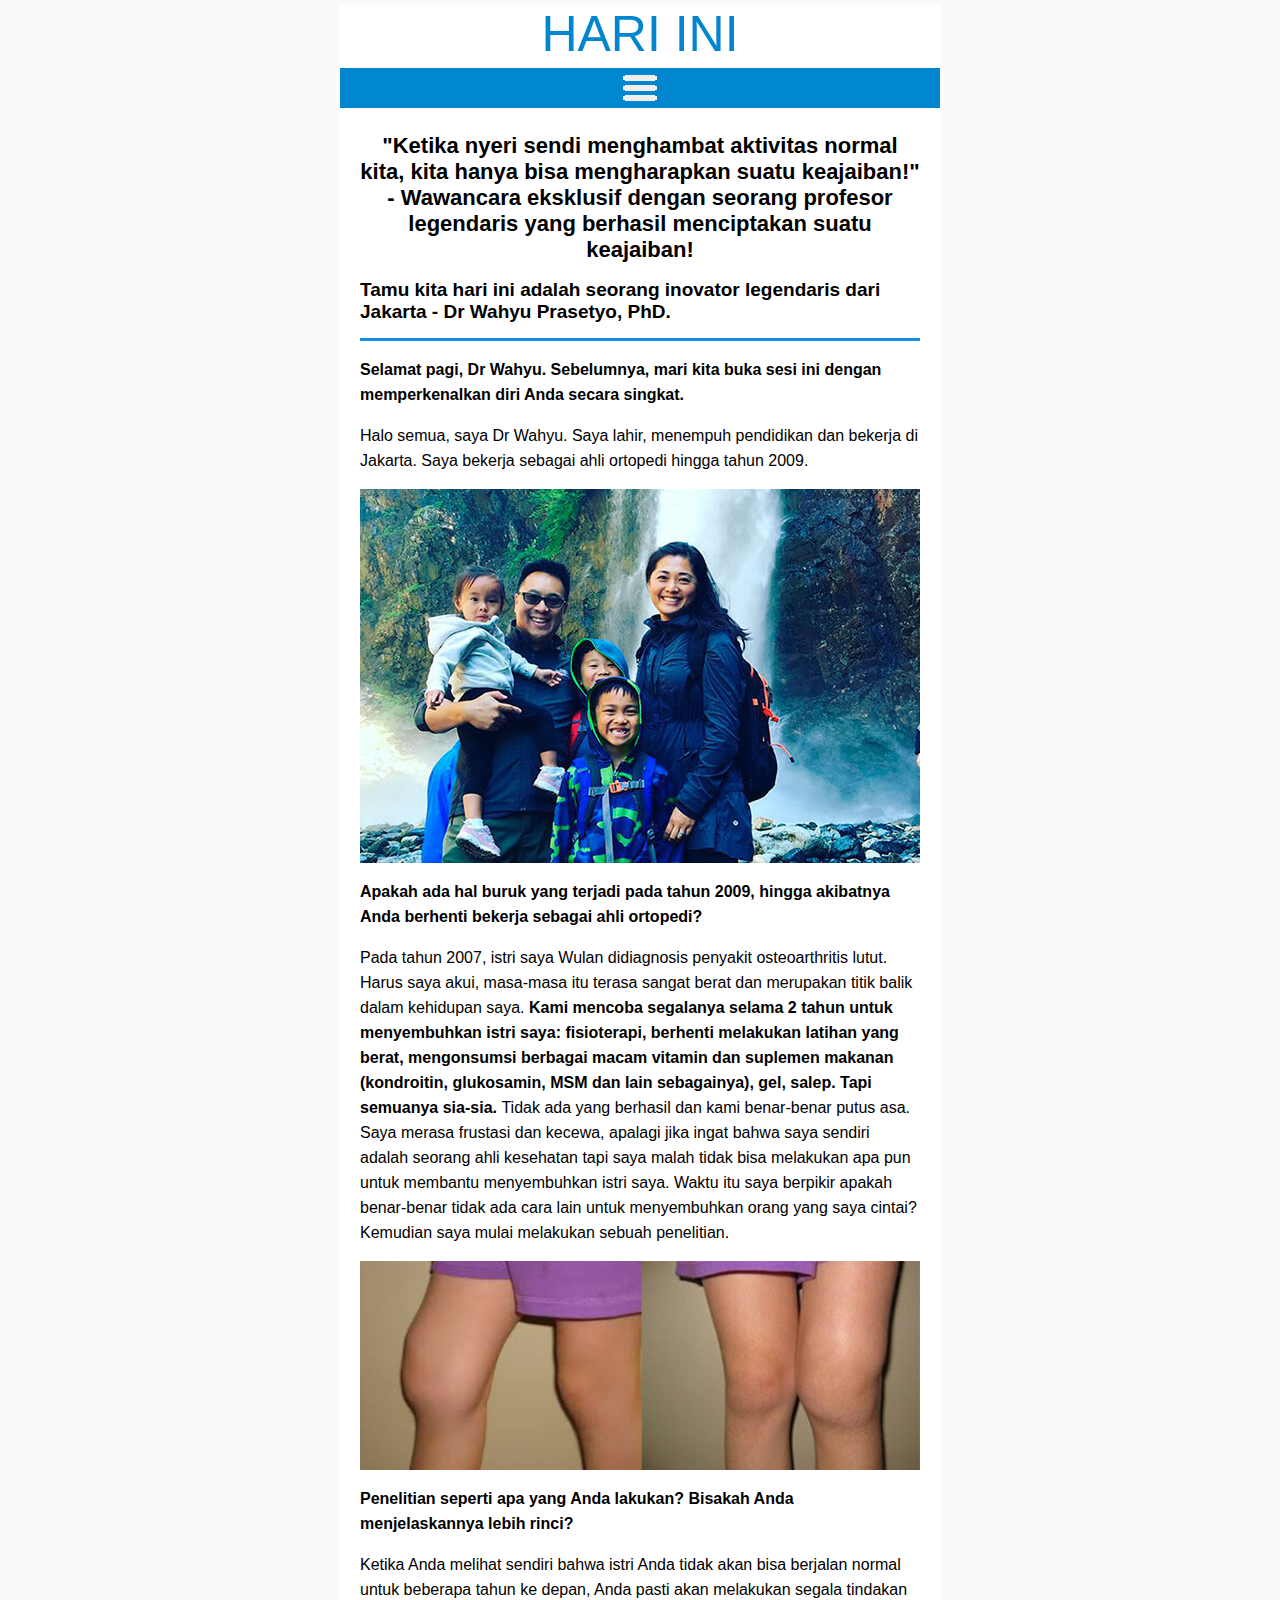
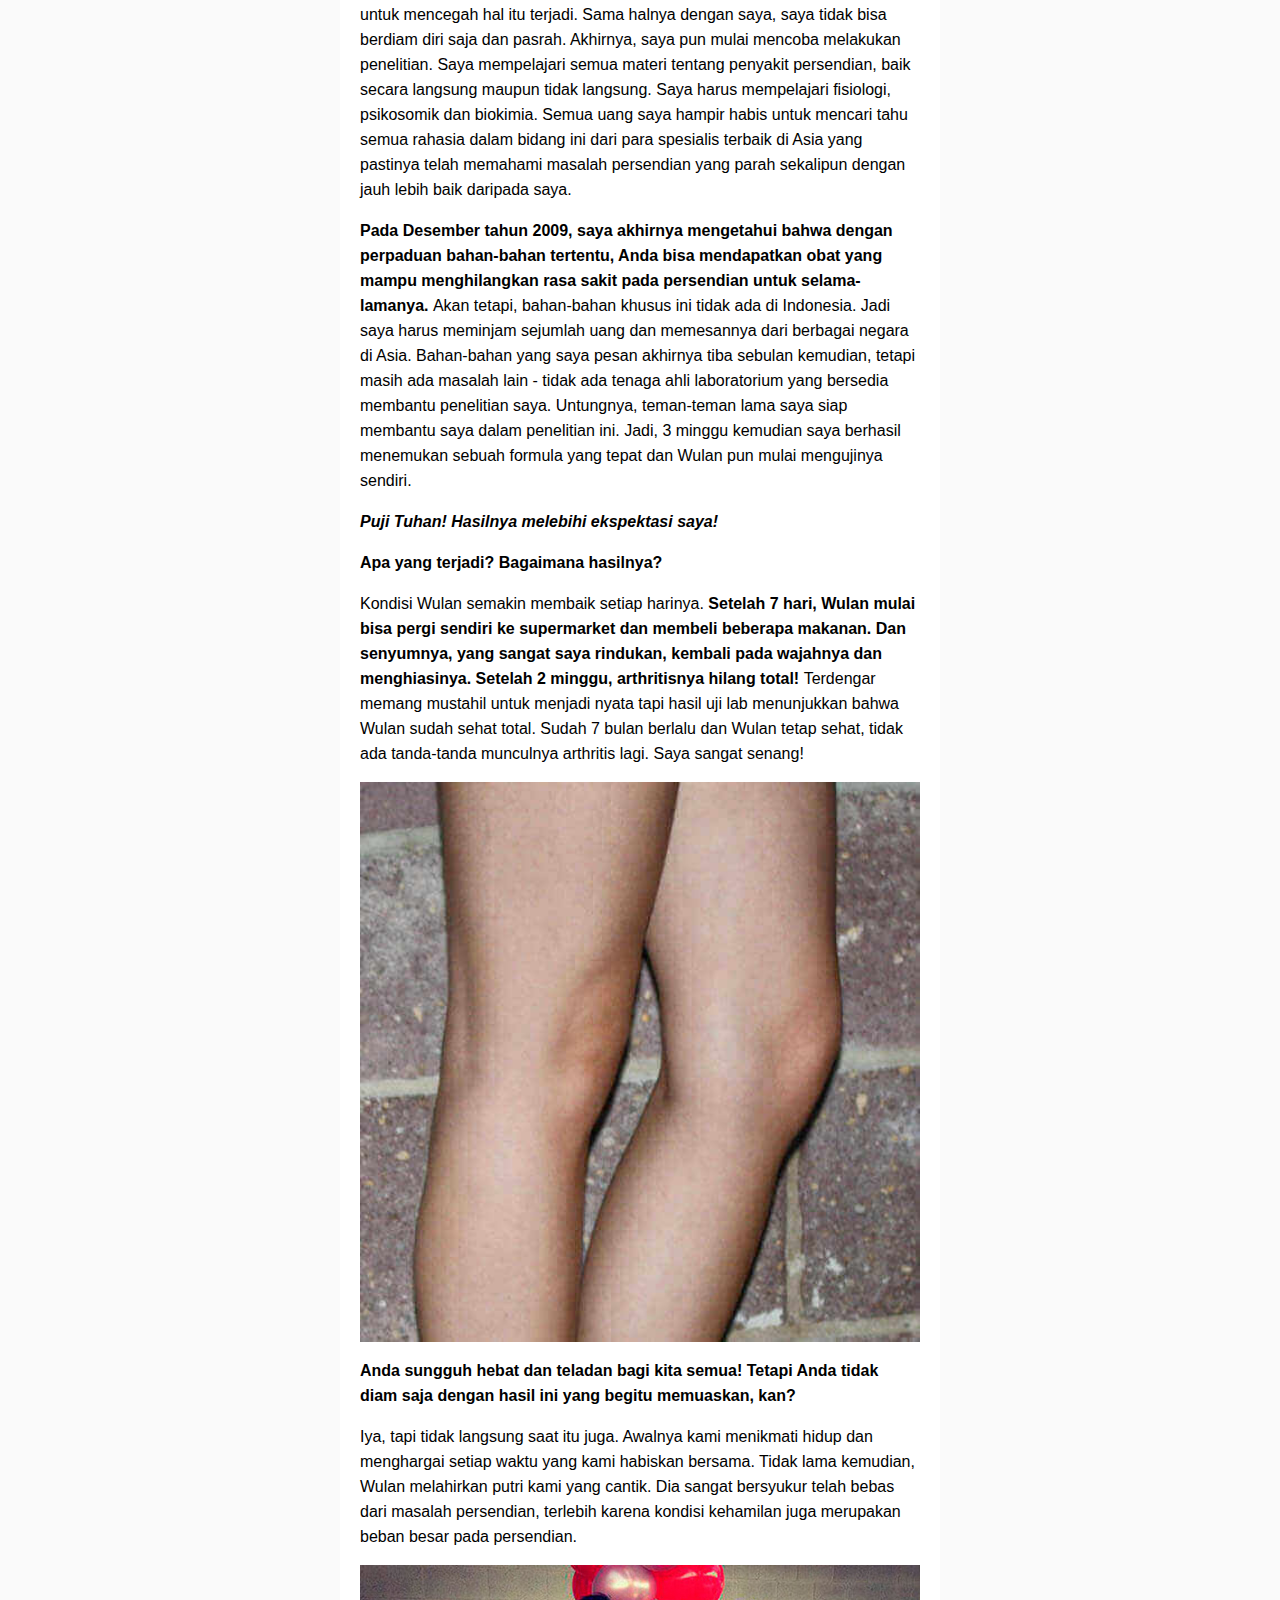
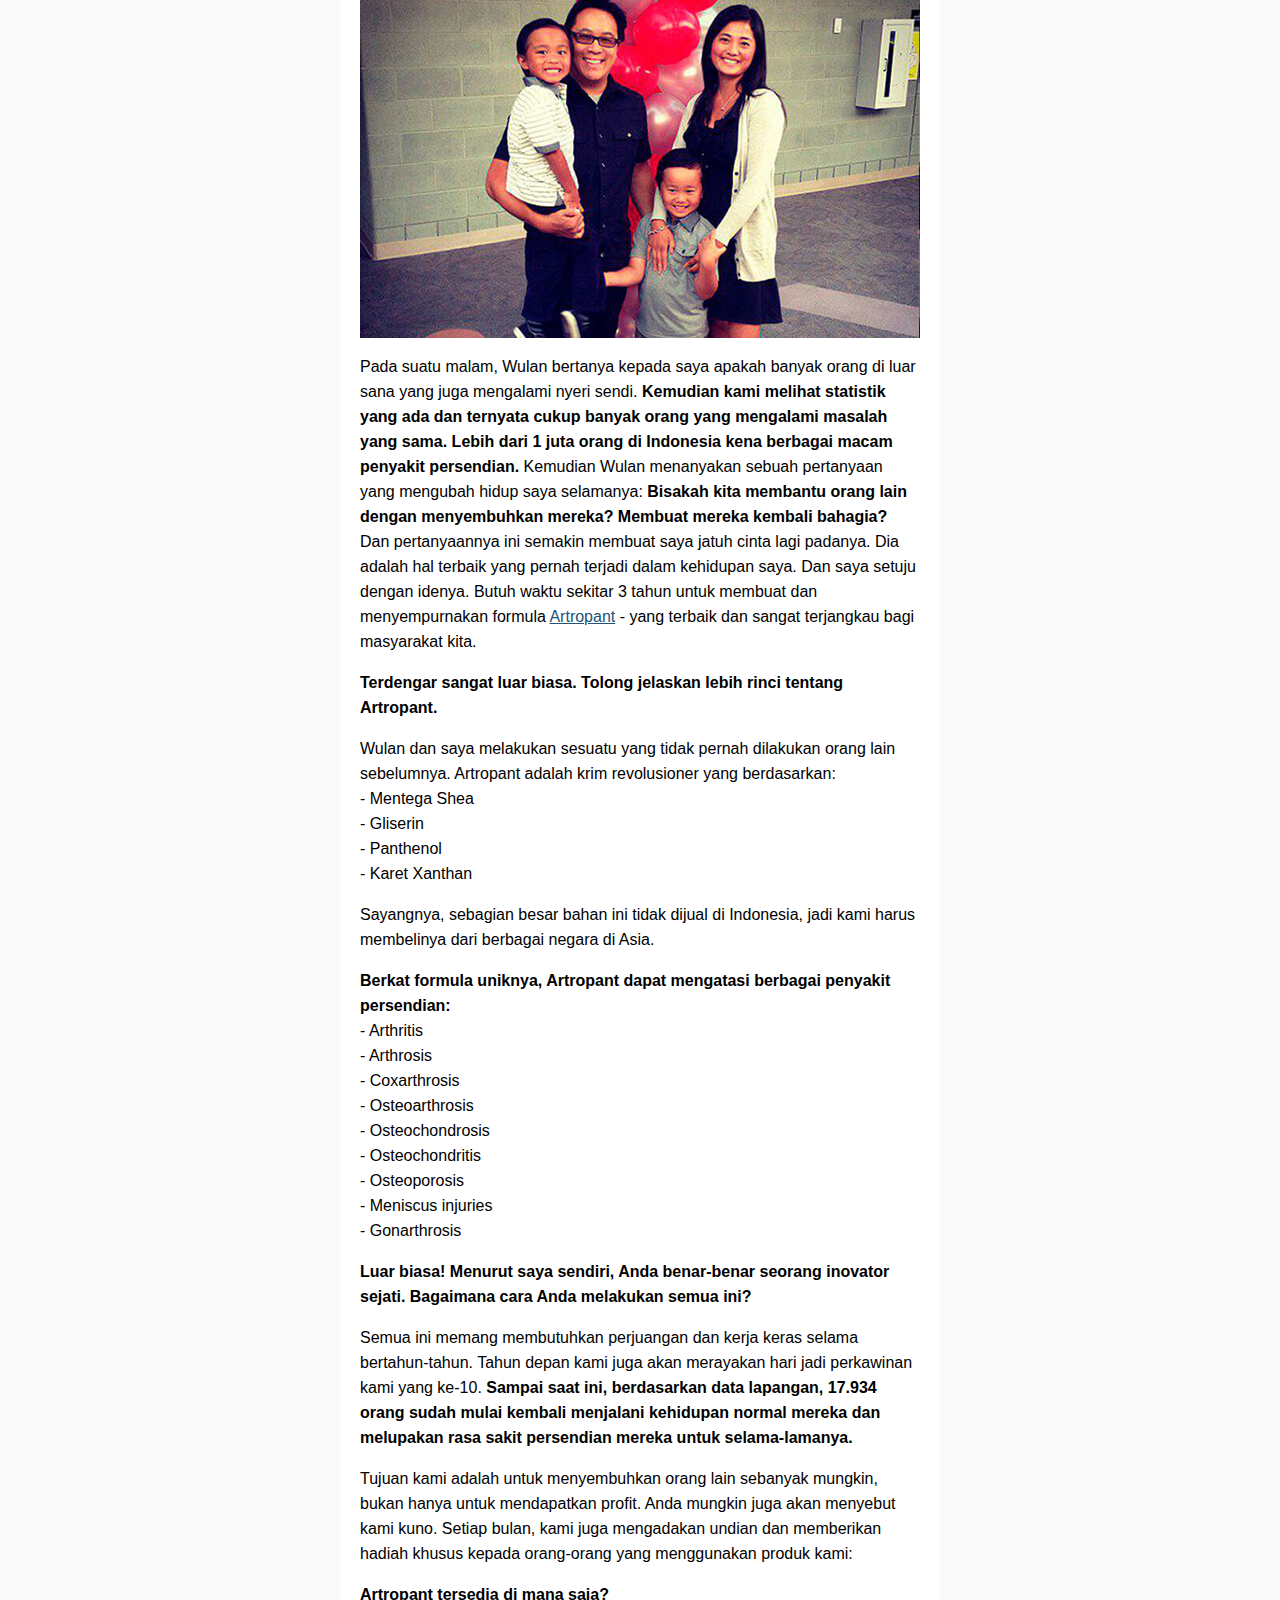
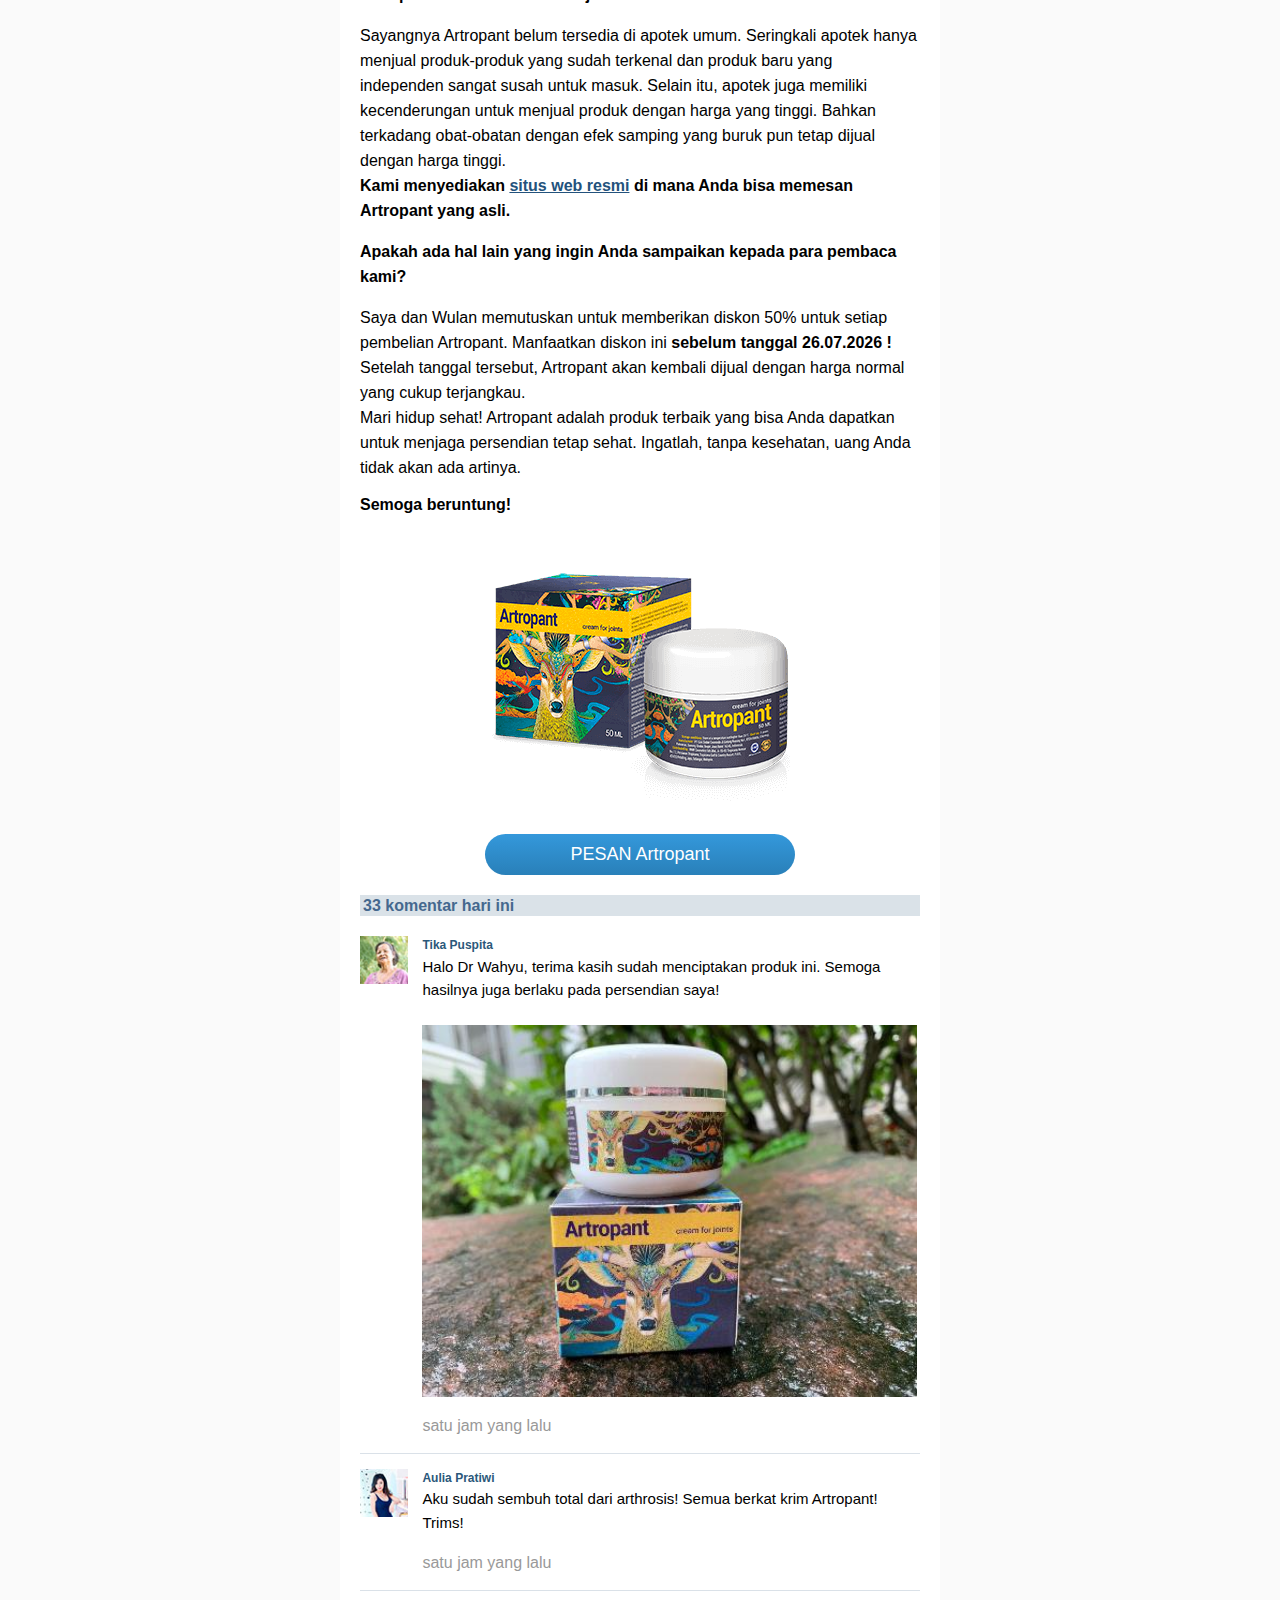
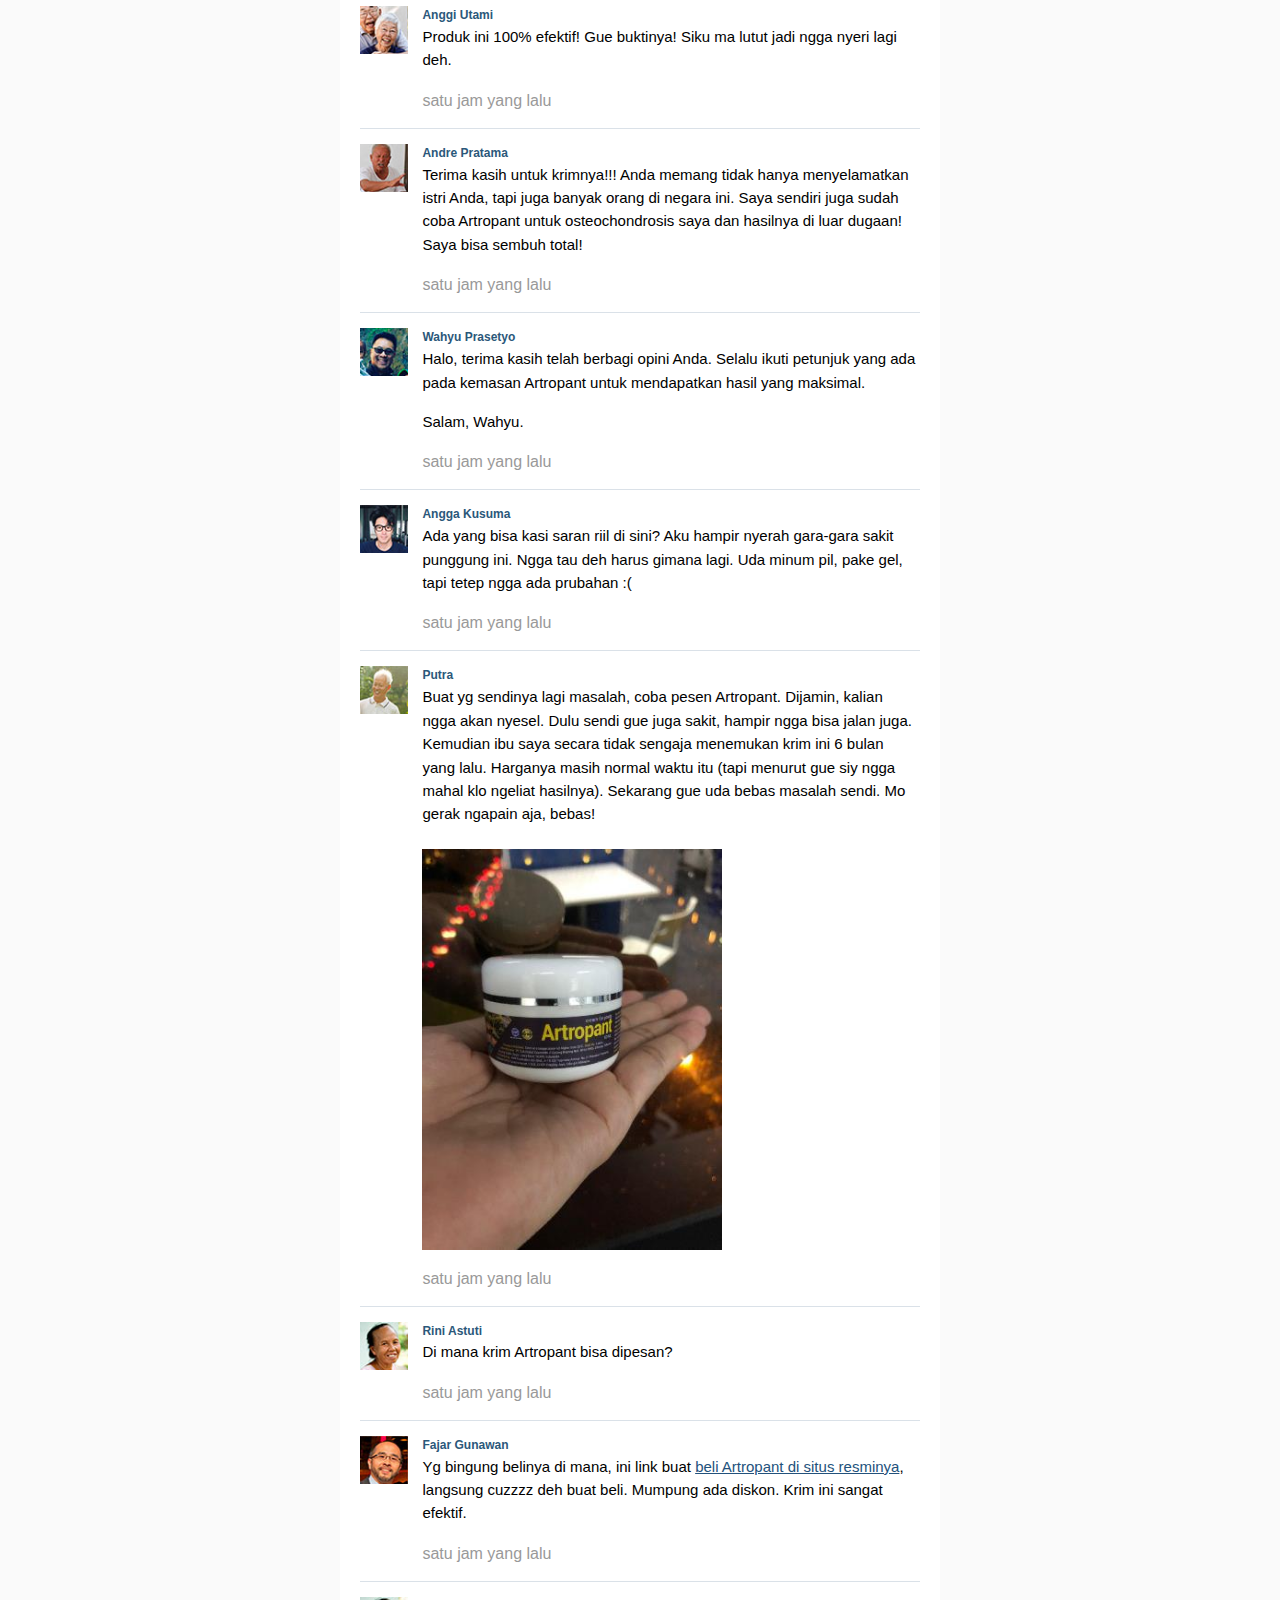
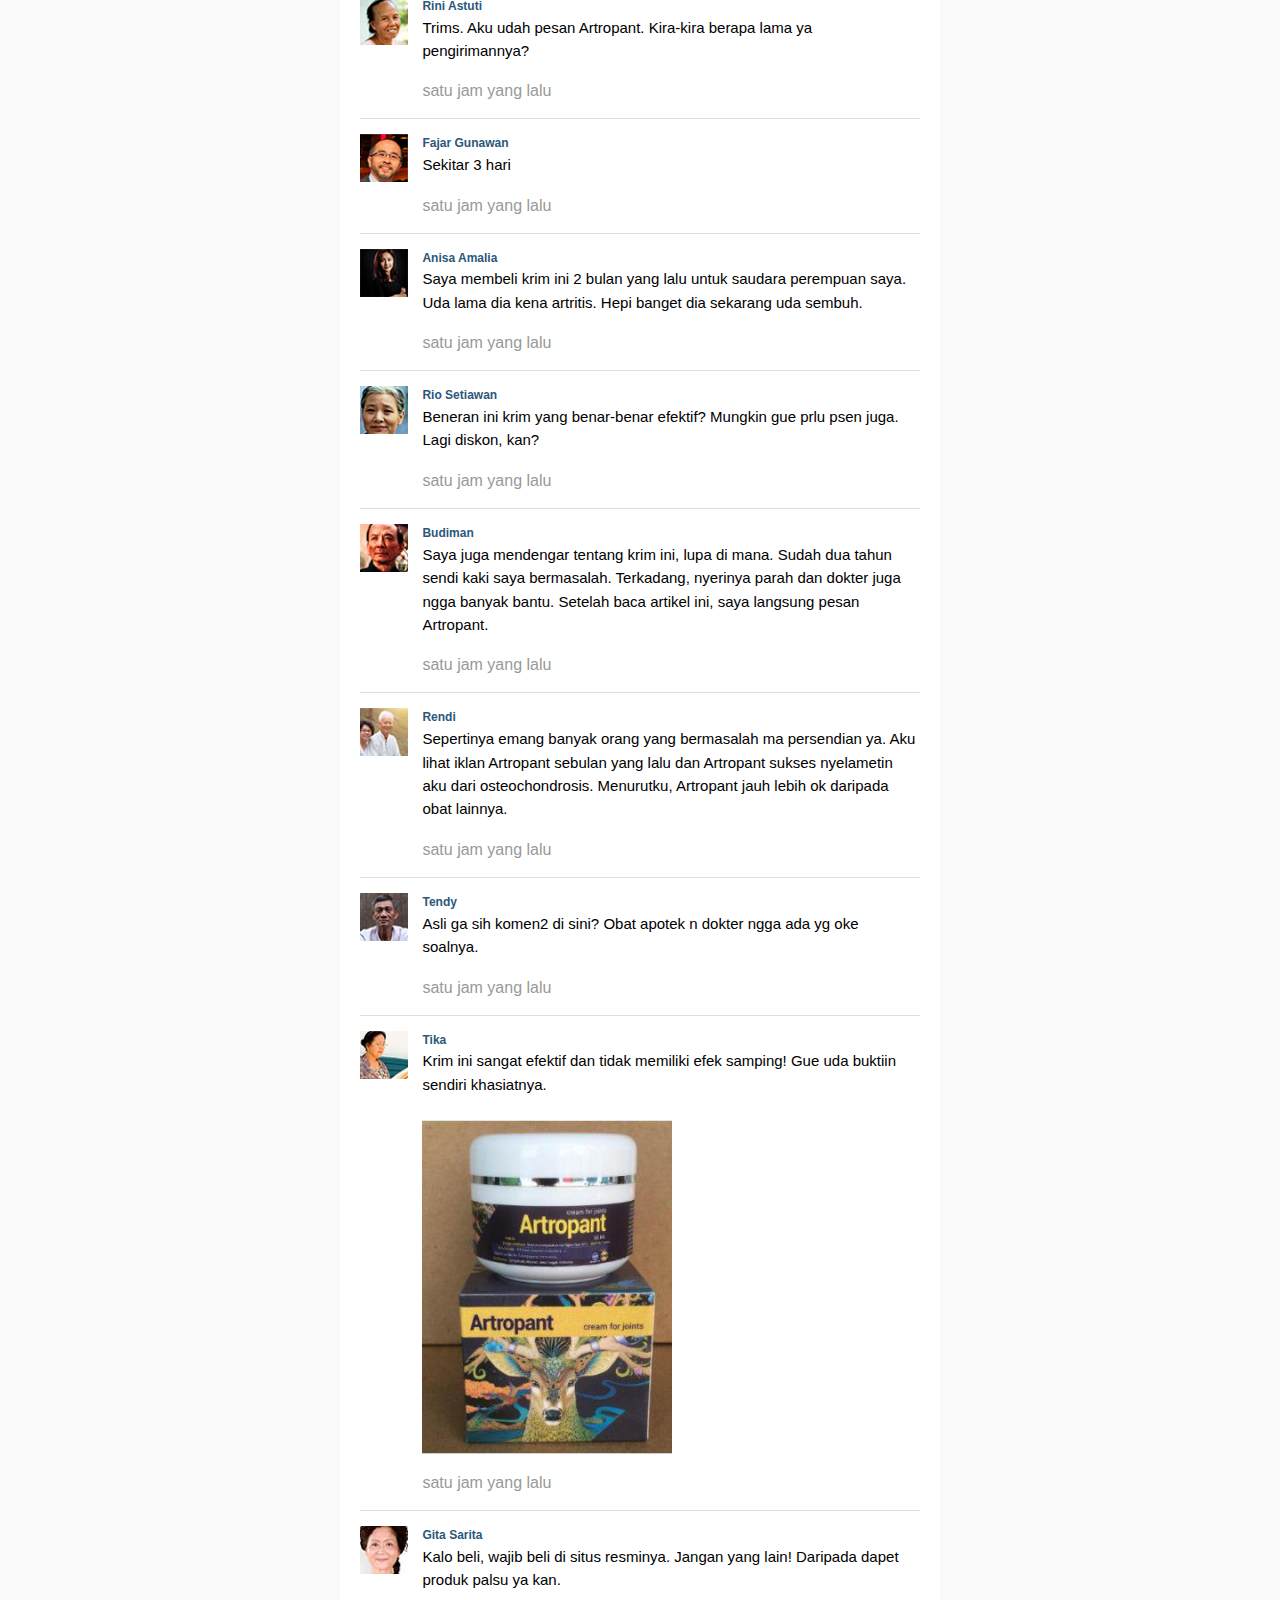
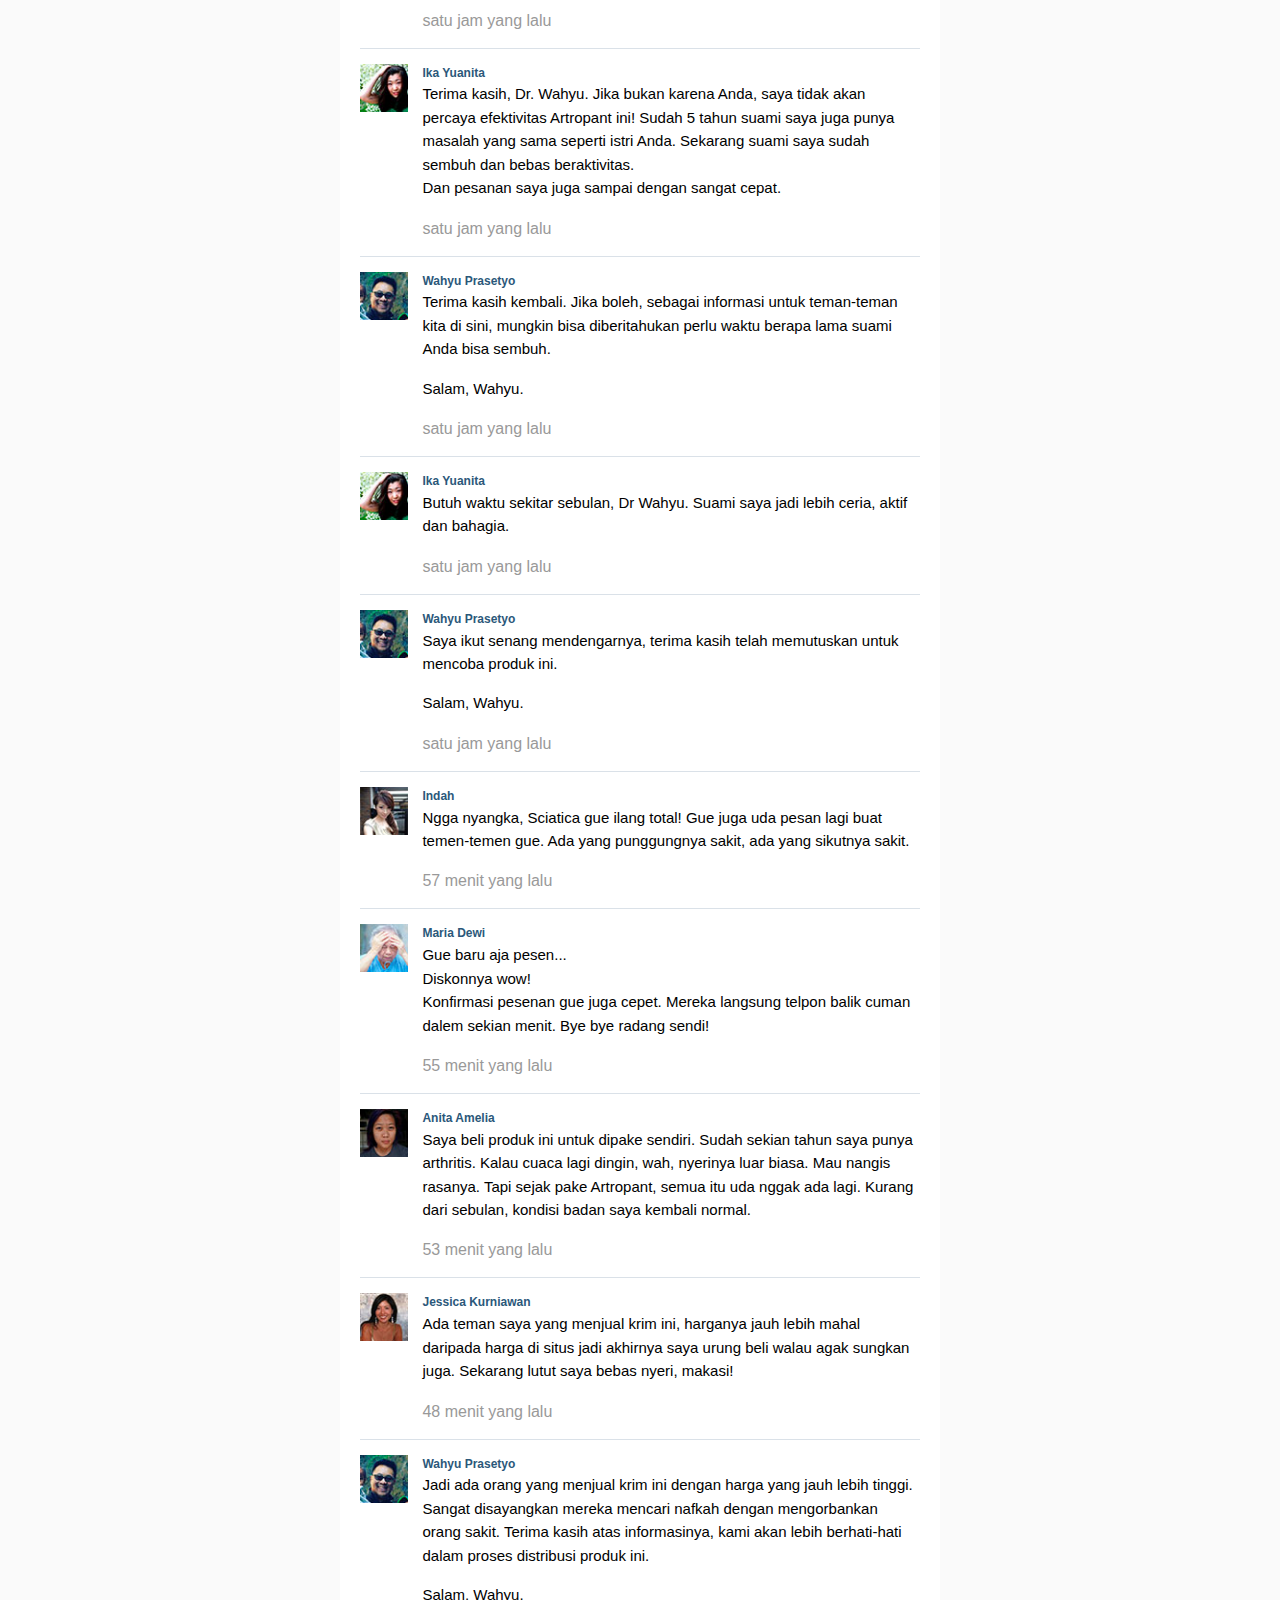
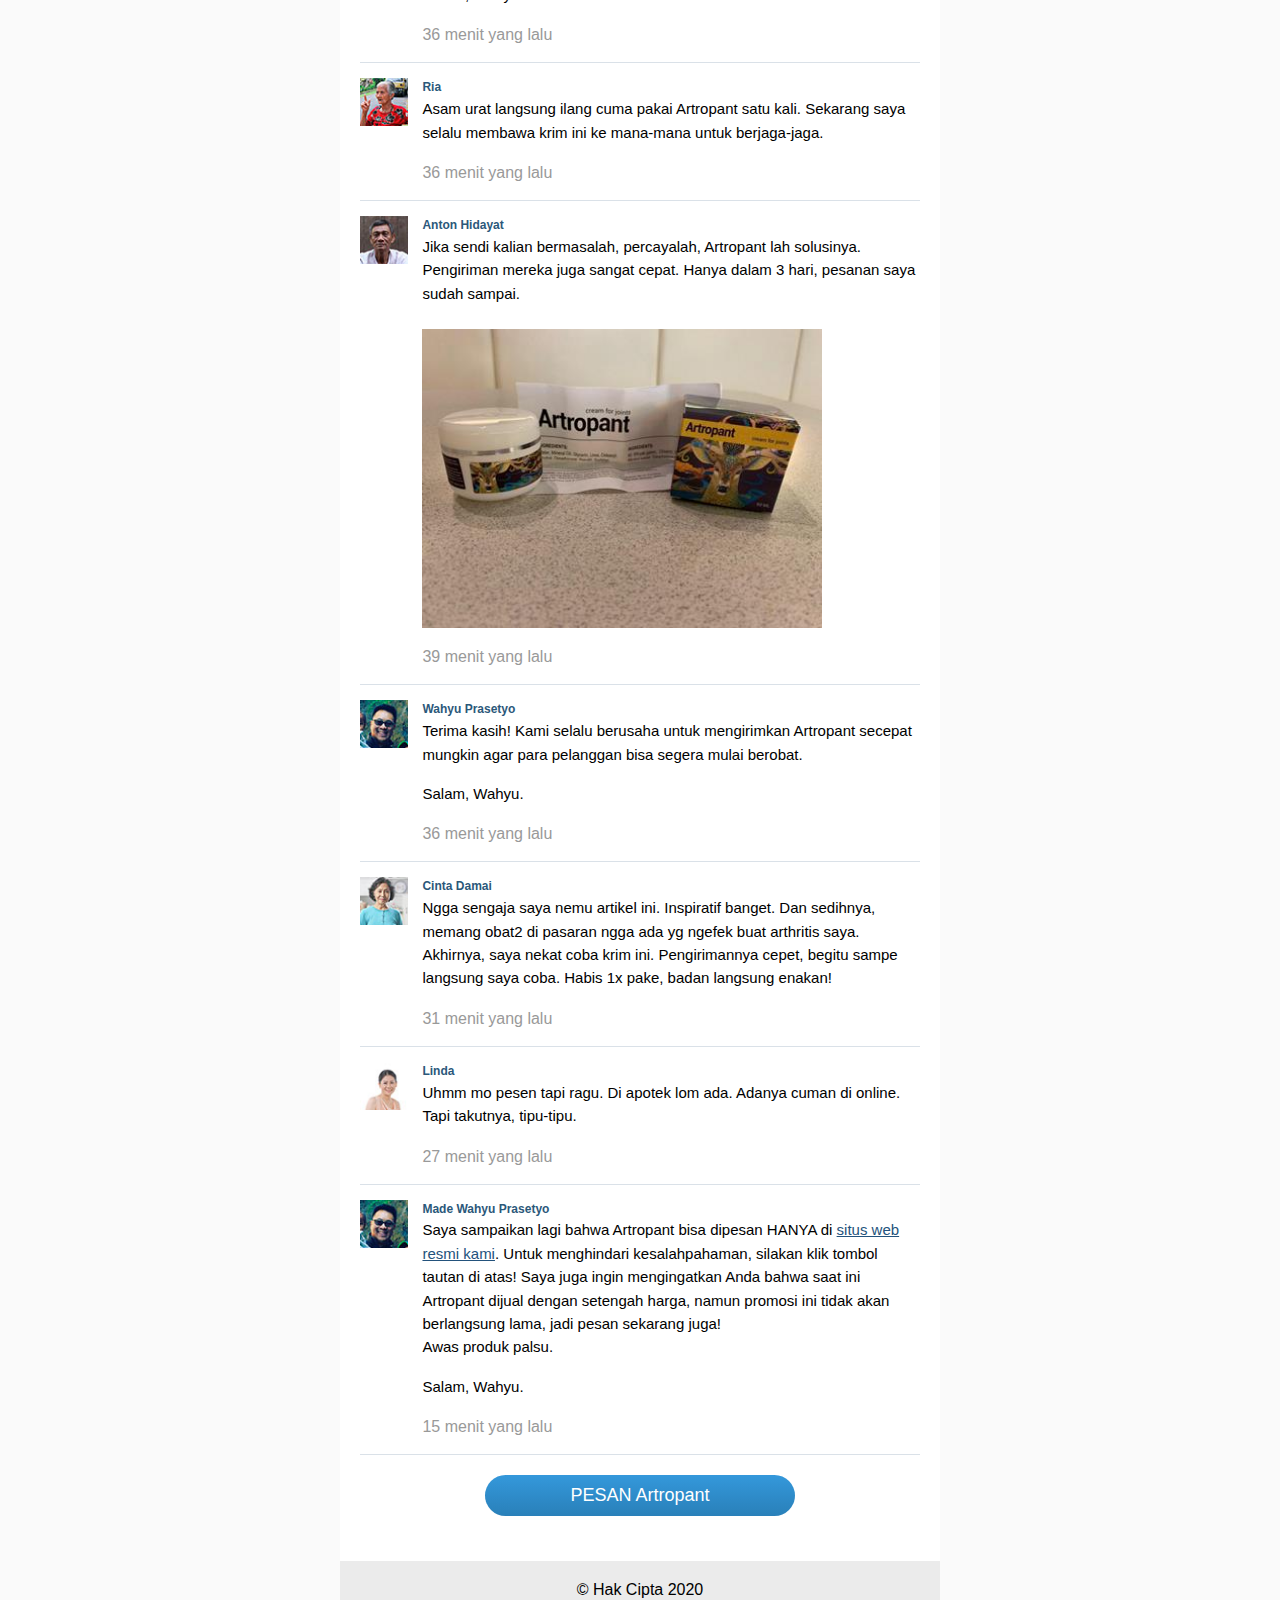
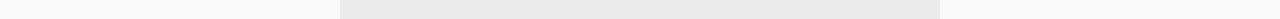
<file: artropan/indexstar.html>
<!doctype html>
<html lang="id" dir="ltr">
  <head>
    <meta charset="utf-8">
    <meta name="viewport" content="width=device-width, initial-scale=1, shrink-to-fit=no">
    <title>Beli Artropant tidak mahal, harga, ulasan, pesan Artropant sekarang!</title>
    <link rel="icon" href="favicon.ico">
	<link rel="stylesheet" media="all" href="css/style.css">
	<link href="https://fonts.googleapis.com/css?family=Open+Sans:400,800|PT+Sans+Caption:700|PT+Sans:400,700|PT+Serif:400,400i&display=swap&subset=cyrillic,cyrillic-ext,latin-ext" rel="stylesheet">
	<script src="https://ajax.googleapis.com/ajax/libs/jquery/3.4.1/jquery.min.js"></script>
	<script src="js/timer.js"></script>
  </head>
  <body data-use-external-comebacker="1">
    <div class="wrapper">
      <div class="content">
        <header>
          <a class="logo" href="http://atropan.toooutlet.com/lend/"> Hari Ini </a>
          <nav>
            <a class="burg" href="http://atropan.toooutlet.com/lend/">
              <img src="images/menu.png">
            </a>
          </nav>
        </header>
        <section>
          <h1>
            "Ketika nyeri sendi menghambat aktivitas normal kita, kita hanya bisa mengharapkan suatu keajaiban!" - Wawancara eksklusif dengan seorang profesor legendaris yang berhasil menciptakan suatu keajaiban!
          </h1>
          <h2>
            Tamu kita hari ini adalah seorang inovator legendaris dari Jakarta - Dr Wahyu Prasetyo, PhD.
          </h2>
          <p>
            <b> Selamat pagi, Dr Wahyu. Sebelumnya, mari kita buka sesi ini dengan memperkenalkan diri Anda secara singkat. </b>
          </p>
          <p>
            Halo semua, saya Dr Wahyu. Saya lahir, menempuh pendidikan dan bekerja di Jakarta. Saya bekerja sebagai ahli ortopedi hingga tahun 2009.
          </p>
          <img src="images/1b.jpg">
          <p>
            <b> Apakah ada hal buruk yang terjadi pada tahun 2009, hingga akibatnya Anda berhenti bekerja sebagai ahli ortopedi? </b>
          </p>
          <p>
              Pada tahun 2007, istri saya Wulan didiagnosis penyakit osteoarthritis lutut. Harus saya akui, masa-masa itu terasa sangat berat dan merupakan titik balik dalam kehidupan saya. <b> Kami mencoba segalanya selama 2 tahun untuk menyembuhkan istri saya: fisioterapi, berhenti melakukan latihan yang berat, mengonsumsi berbagai macam vitamin dan suplemen makanan (kondroitin, glukosamin, MSM dan lain sebagainya), gel, salep. Tapi semuanya sia-sia. </b> Tidak ada yang berhasil dan kami benar-benar putus asa. Saya merasa frustasi dan kecewa, apalagi jika ingat bahwa saya sendiri adalah seorang ahli kesehatan tapi saya malah tidak bisa melakukan apa pun untuk membantu menyembuhkan istri saya. Waktu itu saya berpikir apakah benar-benar tidak ada cara lain untuk menyembuhkan orang yang saya cintai? Kemudian saya mulai melakukan sebuah penelitian.
          </p>
          <img src="images/2b.jpg">
          <p>
              <b> Penelitian seperti apa yang Anda lakukan? Bisakah Anda menjelaskannya lebih rinci? </b>
          </p>
          <p>
            Ketika Anda melihat sendiri bahwa istri Anda tidak akan bisa berjalan normal untuk beberapa tahun ke depan, Anda pasti akan melakukan segala tindakan untuk mencegah hal itu terjadi. Sama halnya dengan saya, saya tidak bisa berdiam diri saja dan pasrah. Akhirnya, saya pun mulai mencoba melakukan penelitian. Saya mempelajari semua materi tentang penyakit persendian, baik secara langsung maupun tidak langsung. Saya harus mempelajari fisiologi, psikosomik dan biokimia. Semua uang saya hampir habis untuk mencari tahu semua rahasia dalam bidang ini dari para spesialis terbaik di Asia yang pastinya telah memahami masalah persendian yang parah sekalipun dengan jauh lebih baik daripada saya.
          </p>
          <p>
            <b> Pada Desember tahun 2009, saya akhirnya mengetahui bahwa dengan perpaduan bahan-bahan tertentu, Anda bisa mendapatkan obat yang mampu menghilangkan rasa sakit pada persendian untuk selama-lamanya. </b> Akan tetapi, bahan-bahan khusus ini tidak ada di Indonesia. Jadi saya harus meminjam sejumlah uang dan memesannya dari berbagai negara di Asia. Bahan-bahan yang saya pesan akhirnya tiba sebulan kemudian, tetapi masih ada masalah lain - tidak ada tenaga ahli laboratorium yang bersedia membantu penelitian saya. Untungnya, teman-teman lama saya siap membantu saya dalam penelitian ini. Jadi, 3 minggu kemudian saya berhasil menemukan sebuah formula yang tepat dan Wulan pun mulai mengujinya sendiri.
          </p>
          <p>
            <b><i> Puji Tuhan! Hasilnya melebihi ekspektasi saya! </i></b>
          </p>
          <p>
            <b> Apa yang terjadi? Bagaimana hasilnya? </b>
          </p>
          <p>
            Kondisi Wulan semakin membaik setiap harinya. <b> Setelah 7 hari, Wulan mulai bisa pergi sendiri ke supermarket dan membeli beberapa makanan. Dan senyumnya, yang sangat saya rindukan, kembali pada wajahnya dan  menghiasinya. Setelah 2 minggu, arthritisnya hilang total! </b> Terdengar memang mustahil
            untuk menjadi nyata tapi hasil uji lab menunjukkan bahwa Wulan sudah sehat total. Sudah 7 bulan berlalu dan Wulan tetap sehat, tidak ada tanda-tanda munculnya arthritis lagi. Saya sangat senang!
          </p>
          <img src="images/3b.jpg">
          <p>
            <b> Anda sungguh hebat dan teladan bagi kita semua! Tetapi Anda tidak diam saja dengan hasil ini yang begitu memuaskan, kan? </b>
          </p>
          <p>
            Iya, tapi tidak langsung saat itu juga. Awalnya kami menikmati hidup dan menghargai setiap waktu yang kami habiskan bersama. Tidak lama kemudian, Wulan melahirkan putri kami yang cantik. Dia sangat bersyukur telah bebas dari masalah persendian, terlebih karena kondisi kehamilan juga merupakan beban
            besar pada persendian.
          </p>
          <img src="images/4b.jpg">
          <p>
            Pada suatu malam, Wulan bertanya kepada saya apakah banyak orang di luar sana yang juga mengalami nyeri sendi. <b> Kemudian kami melihat statistik yang ada dan ternyata cukup banyak orang yang mengalami masalah yang sama. Lebih dari 1 juta orang di Indonesia kena berbagai macam penyakit persendian. </b> Kemudian Wulan menanyakan sebuah pertanyaan yang mengubah hidup saya selamanya: <b> Bisakah kita membantu orang lain dengan menyembuhkan mereka? Membuat mereka kembali bahagia? </b> Dan pertanyaannya ini semakin membuat saya jatuh cinta lagi padanya. Dia adalah hal terbaik yang pernah terjadi dalam kehidupan saya. Dan saya setuju dengan idenya. Butuh waktu sekitar 3 tahun untuk membuat dan menyempurnakan formula <a href="http://atropan.toooutlet.com/lend/">Artropant</a> - yang terbaik dan sangat terjangkau bagi masyarakat kita.
          </p>
          <p>
            <b> Terdengar sangat luar biasa. Tolong jelaskan lebih rinci tentang Artropant. </b>
          </p>
          <div class="list">
            <p>
                Wulan dan saya melakukan sesuatu yang tidak pernah dilakukan orang lain sebelumnya. Artropant adalah krim revolusioner yang berdasarkan:
            </p>
            <p> - Mentega Shea </p>
            <p> - Gliserin </p>
            <p> - Panthenol  </p>
            <p> - Karet Xanthan </p>
            
          </div>
          <p>
            Sayangnya, sebagian besar bahan ini tidak dijual di Indonesia, jadi kami harus membelinya dari berbagai negara di Asia.
          </p>
          <div class="list">
            <p>
                <b> Berkat formula uniknya, Artropant dapat mengatasi berbagai penyakit persendian: </b>
            </p>
            <p> - Arthritis </p>
            <p> - Arthrosis </p>
            <p> - Coxarthrosis </p>
            <p> - Osteoarthrosis </p>
            <p> - Osteochondrosis </p>
            <p> - Osteochondritis </p>
            <p> - Osteoporosis </p>
            <p> - Meniscus injuries </p>
            <p> - Gonarthrosis </p>
          </div>
          <p>
            <b> Luar biasa! Menurut saya sendiri, Anda benar-benar seorang inovator sejati. Bagaimana cara Anda melakukan semua ini? </b>
          </p>
          <p>
            Semua ini memang membutuhkan perjuangan dan kerja keras selama bertahun-tahun. Tahun depan kami juga akan merayakan hari jadi perkawinan kami yang ke-10. <b> Sampai saat ini, berdasarkan data lapangan, 17.934 orang sudah mulai kembali menjalani kehidupan normal mereka dan melupakan rasa sakit persendian mereka untuk selama-lamanya. </b>
          </p>
          <p>
            Tujuan kami adalah untuk menyembuhkan orang lain sebanyak mungkin, bukan hanya untuk mendapatkan profit. Anda mungkin juga akan menyebut kami kuno. Setiap bulan, kami juga mengadakan undian dan memberikan hadiah khusus kepada orang-orang yang menggunakan produk kami:
          </p>
          <p>
            <b> Artropant tersedia di mana saja? </b>
          </p>
          <p>
            Sayangnya Artropant belum tersedia di apotek umum. Seringkali apotek hanya menjual produk-produk yang sudah terkenal dan produk baru yang independen sangat susah untuk masuk. Selain itu, apotek juga memiliki kecenderungan untuk menjual produk dengan harga yang tinggi. Bahkan terkadang obat-obatan
            dengan efek samping yang buruk pun tetap dijual dengan harga tinggi. <br> <b> Kami menyediakan <a href="http://atropan.toooutlet.com/lend/">situs web resmi</a> di mana Anda bisa memesan Artropant yang asli.
            </b>
          </p>
          <p>
            <b> Apakah ada hal lain yang ingin Anda sampaikan kepada para pembaca kami? </b>
          </p>
          <p>
            Saya dan Wulan memutuskan untuk memberikan diskon 50% untuk setiap pembelian Artropant. Manfaatkan
            diskon ini <b> sebelum tanggal <span>
            <script type="text/javascript">
                dtime_nums(-1, true)
            </script>
            </span>! </b> Setelah tanggal tersebut, Artropant akan kembali dijual dengan harga normal yang cukup terjangkau. <br>
            Mari hidup sehat! Artropant adalah produk terbaik yang bisa Anda dapatkan untuk menjaga persendian tetap sehat. Ingatlah, tanpa kesehatan, uang Anda tidak akan ada artinya.
          </p>
          
            <b> Semoga beruntung! </b>
         
          <div class="prod_wrapper">
            <img class="prod" src="images/prod.png">
          </div>
          <a class="btn" href="http://atropan.toooutlet.com/lend/"> PESAN Artropant</a>
          <div class="quantity">
            33 komentar hari ini
          </div>
          <div class="comments">
                <div class="comment">
                    <img class="avatar" src="images/1.jpg">
                    <div class="comm_text">
                        <p class="user_name"> Tika Puspita </p>
                        <p class="text"> Halo Dr Wahyu, terima kasih sudah menciptakan produk ini. Semoga hasilnya juga
                            berlaku pada persendian saya! <br><br>
							 <img src="images/4d.jpg">
							</p>
                        <p class="time"> satu jam yang lalu </p>
                    </div>
                </div>
                <div class="comment">
                    <img class="avatar" src="images/2.jpg">
                    <div class="comm_text">
                        <p class="user_name"> Aulia Pratiwi </p>
                        <p class="text"> Aku sudah sembuh total dari arthrosis! Semua berkat krim Artropant! Trims!
                        </p>
                        <p class="time"> satu jam yang lalu </p>
                    </div>
                </div>
                <div class="comment">
                    <img class="avatar" src="images/3.jpg">
                    <div class="comm_text">
                        <p class="user_name"> Anggi Utami </p>
                        <p class="text"> Produk ini 100% efektif! Gue buktinya! Siku ma lutut jadi ngga nyeri lagi deh.
                        </p>
                        <p class="time"> satu jam yang lalu </p>
                    </div>
                </div>
                <div class="comment">
                    <img class="avatar" src="images/4.jpg">
                    <div class="comm_text">
                        <p class="user_name"> Andre Pratama </p>
                        <p class="text"> Terima kasih untuk krimnya!!! Anda memang tidak hanya menyelamatkan istri
                            Anda, tapi juga banyak orang di negara ini. Saya sendiri juga sudah coba Artropant untuk
                            osteochondrosis saya dan hasilnya di luar dugaan! Saya bisa sembuh total!  </p>
                        <p class="time"> satu jam yang lalu </p>
                    </div>
                </div>
                <div class="comment">
                    <img class="avatar" src="images/5.jpg">
                    <div class="comm_text">
                        <p class="user_name"> Wahyu Prasetyo </p>
                        <p class="text"> Halo, terima kasih telah berbagi opini Anda. Selalu ikuti petunjuk yang ada
                            pada kemasan Artropant untuk mendapatkan hasil yang maksimal. </p>
                        <p class="text"> Salam, Wahyu. </p>
                        <p class="time"> satu jam yang lalu </p>
                    </div>
                </div>
                <div class="comment">
                    <img class="avatar" src="images/6.jpg">
                    <div class="comm_text">
                        <p class="user_name"> Angga Kusuma </p>
                        <p class="text"> Ada yang bisa kasi saran riil di sini? Aku hampir nyerah gara-gara sakit
                            punggung ini. Ngga tau deh harus gimana lagi. Uda minum pil, pake gel, tapi tetep ngga ada
                            prubahan :( </p>
                        <p class="time"> satu jam yang lalu </p>
                    </div>
                </div>
                <div class="comment">
                    <img class="avatar" src="images/7.jpg">
                    <div class="comm_text">
                        <p class="user_name"> Putra </p>
                        <p class="text"> Buat yg sendinya lagi masalah, coba pesen Artropant. Dijamin, kalian ngga
                            akan nyesel. Dulu sendi gue juga sakit, hampir ngga bisa jalan juga. Kemudian ibu saya secara tidak sengaja menemukan krim ini 6 bulan yang lalu. Harganya masih normal waktu itu (tapi menurut gue siy
                            ngga mahal klo ngeliat hasilnya). Sekarang gue uda bebas masalah sendi. Mo gerak ngapain
                            aja, bebas! <br><br>
							<img src="images/1d.jpg" style="max-width: 300px;">
							</p>
                        <p class="time"> satu jam yang lalu </p>
                    </div>
                </div>
                <div class="comment">
                    <img class="avatar" src="images/8.jpg">
                    <div class="comm_text">
                        <p class="user_name"> Rini Astuti </p>
                        <p class="text"> Di mana krim Artropant bisa dipesan? </p>
                        <p class="time"> satu jam yang lalu </p>
                    </div>
                </div>
                <div class="comment">
                    <img class="avatar" src="images/9.jpg">
                    <div class="comm_text">
                        <p class="user_name"> Fajar Gunawan </p>
                        <p class="text"> Yg bingung belinya di mana, ini link buat <a href="http://atropan.toooutlet.com/lend/">beli Artropant di situs resminya</a>, langsung cuzzzz deh buat beli. Mumpung ada diskon. Krim ini sangat efektif. </p>
                        <p class="time"> satu jam yang lalu </p>
                    </div>
                </div>
                <div class="comment">
                    <img class="avatar" src="images/8.jpg">
                    <div class="comm_text">
                        <p class="user_name"> Rini Astuti </p>
                        <p class="text"> Trims. Aku udah pesan Artropant. Kira-kira berapa lama ya pengirimannya? </p>
                        <p class="time"> satu jam yang lalu </p>
                    </div>
                </div>
                <div class="comment">
                    <img class="avatar" src="images/9.jpg">
                    <div class="comm_text">
                        <p class="user_name"> Fajar Gunawan </p>
                        <p class="text"> Sekitar 3 hari </p>
                        <p class="time"> satu jam yang lalu </p>
                    </div>
                </div>
                <div class="comment">
                    <img class="avatar" src="images/10.jpg">
                    <div class="comm_text">
                        <p class="user_name"> Anisa Amalia </p>
                        <p class="text"> Saya membeli krim ini 2 bulan yang lalu untuk saudara perempuan saya. Uda lama dia kena artritis.
                            Hepi banget dia sekarang uda sembuh. </p>
                        <p class="time"> satu jam yang lalu </p>
                    </div>
                </div>
                <div class="comment">
                    <img class="avatar" src="images/11.jpg">
                    <div class="comm_text">
                        <p class="user_name"> Rio Setiawan </p>
                        <p class="text"> Beneran ini krim yang benar-benar efektif? Mungkin gue prlu psen juga. Lagi diskon, kan? </p>
                        <p class="time"> satu jam yang lalu </p>
                    </div>
                </div>
                <div class="comment">
                    <img class="avatar" src="images/12.jpg">
                    <div class="comm_text">
                        <p class="user_name"> Budiman </p>
                        <p class="text"> Saya juga mendengar tentang krim ini, lupa di mana. Sudah dua tahun sendi kaki saya bermasalah. Terkadang, nyerinya parah dan dokter juga ngga banyak bantu. Setelah baca artikel ini, saya langsung pesan Artropant. </p>
                        <p class="time"> satu jam yang lalu </p>
                    </div>
                </div>
                <div class="comment">
                    <img class="avatar" src="images/13.jpg">
                    <div class="comm_text">
                        <p class="user_name"> Rendi </p>
                        <p class="text"> Sepertinya emang banyak orang yang bermasalah ma persendian ya. Aku lihat iklan
                            Artropant sebulan yang lalu dan Artropant sukses nyelametin aku dari osteochondrosis.
                            Menurutku, Artropant jauh lebih ok daripada obat lainnya. </p>
                        <p class="time"> satu jam yang lalu </p>
                    </div>
                </div>
                <div class="comment">
                    <img class="avatar" src="images/14.jpg">
                    <div class="comm_text">
                        <p class="user_name"> Tendy </p>
                        <p class="text"> Asli ga sih komen2 di sini? Obat apotek n dokter ngga ada yg oke soalnya. </p>
                        <p class="time"> satu jam yang lalu </p>
                    </div>
                </div>
                <div class="comment">
                    <img class="avatar" src="images/15.jpg">
                    <div class="comm_text">
                        <p class="user_name"> Tika </p>
                        <p class="text"> Krim ini sangat efektif dan tidak memiliki efek samping! Gue uda buktiin sendiri khasiatnya. <br><br>
							<img src="images/3d.jpg" style="max-width: 250px;"></p>
                        <p class="time"> satu jam yang lalu 
							</p>
                    </div>
                </div>
                <div class="comment">
                    <img class="avatar" src="images/16.jpg">
                    <div class="comm_text">
                        <p class="user_name"> Gita Sarita </p>
                        <p class="text"> Kalo beli, wajib beli di situs resminya. Jangan yang lain! Daripada dapet
                            produk palsu ya kan. </p>
                        <p class="time"> satu jam yang lalu </p>
                    </div>
                </div>
                <div class="comment">
                    <img class="avatar" src="images/17.jpg">
                    <div class="comm_text">
                        <p class="user_name"> Ika Yuanita </p>
                        <p class="text"> Terima kasih, Dr. Wahyu. Jika bukan karena Anda, saya tidak akan percaya
                            efektivitas Artropant ini! Sudah 5 tahun suami saya juga punya masalah yang sama seperti
                            istri Anda. Sekarang suami saya sudah sembuh dan bebas beraktivitas. <br>
                            Dan pesanan saya juga sampai dengan sangat cepat. </p>
                        <p class="time"> satu jam yang lalu </p>
                    </div>
                </div>
                <div class="comment">
                    <img class="avatar" src="images/5.jpg">
                    <div class="comm_text">
                        <p class="user_name"> Wahyu Prasetyo </p>
                        <p class="text"> Terima kasih kembali. Jika boleh, sebagai informasi untuk teman-teman kita di
                            sini, mungkin bisa diberitahukan perlu waktu berapa lama suami Anda bisa sembuh. </p>
                        <p class="text"> Salam, Wahyu. </p>
                        <p class="time"> satu jam yang lalu </p>
                    </div>
                </div>
                <div class="comment">
                    <img class="avatar" src="images/17.jpg">
                    <div class="comm_text">
                        <p class="user_name"> Ika Yuanita </p>
                        <p class="text"> Butuh waktu sekitar sebulan, Dr Wahyu. Suami saya jadi lebih ceria, aktif dan
                            bahagia. </p>
                        <p class="time"> satu jam yang lalu </p>
                    </div>
                </div>
                <div class="comment">
                    <img class="avatar" src="images/5.jpg">
                    <div class="comm_text">
                        <p class="user_name"> Wahyu Prasetyo </p>
                        <p class="text"> Saya ikut senang mendengarnya, terima kasih telah memutuskan untuk mencoba
                            produk ini. </p>
                        <p class="text"> Salam, Wahyu. </p>
                        <p class="time"> satu jam yang lalu </p>
                    </div>
                </div>
                <div class="comment">
                    <img class="avatar" src="images/18.jpg">
                    <div class="comm_text">
                        <p class="user_name"> Indah </p>
                        <p class="text"> Ngga nyangka, Sciatica gue ilang total! Gue juga uda pesan lagi buat
                            temen-temen gue. Ada yang punggungnya sakit, ada yang sikutnya sakit. </p>
                        <p class="time"> 57 menit yang lalu </p>
                    </div>
                </div>
                <div class="comment">
                    <img class="avatar" src="images/19.jpg">
                    <div class="comm_text">
                        <p class="user_name"> Maria Dewi </p>
                        <p class="text"> Gue baru aja pesen... <br>
                            Diskonnya wow! <br>
                            Konfirmasi pesenan gue juga cepet. Mereka langsung telpon balik cuman dalem sekian menit.
                            Bye bye radang sendi! </p>
                        <p class="time"> 55 menit yang lalu </p>
                    </div>
                </div>
                <div class="comment">
                    <img class="avatar" src="images/20.jpg">
                    <div class="comm_text">
                        <p class="user_name"> Anita Amelia </p>
                        <p class="text"> Saya beli produk ini untuk dipake sendiri. Sudah sekian tahun saya punya
                            arthritis. Kalau cuaca lagi dingin, wah, nyerinya luar biasa. Mau nangis rasanya. Tapi sejak
                            pake Artropant, semua itu uda nggak ada lagi. Kurang dari sebulan, kondisi badan saya
                            kembali normal. </p>
                        <p class="time"> 53 menit yang lalu </p>
                    </div>
                </div>
                <div class="comment">
                    <img class="avatar" src="images/21.jpg">
                    <div class="comm_text">
                        <p class="user_name"> Jessica Kurniawan </p>
                        <p class="text"> Ada teman saya yang menjual krim ini, harganya jauh lebih mahal daripada harga di situs jadi akhirnya saya urung beli walau agak sungkan juga. Sekarang lutut saya bebas nyeri, makasi! </p>
                        <p class="time"> 48 menit yang lalu </p>
                    </div>
                </div>
                <div class="comment">
                    <img class="avatar" src="images/5.jpg">
                    <div class="comm_text">
                        <p class="user_name"> Wahyu Prasetyo </p>
                        <p class="text"> Jadi ada orang yang menjual krim ini dengan harga yang jauh lebih tinggi. Sangat disayangkan mereka mencari nafkah dengan mengorbankan orang sakit. Terima kasih atas informasinya, kami akan lebih berhati-hati dalam proses distribusi produk ini. </p>
                        <p class="text"> Salam, Wahyu. </p>
                        <p class="time"> 36 menit yang lalu </p>
                    </div>
                </div>
                <div class="comment">
                    <img class="avatar" src="images/22.jpg">
                    <div class="comm_text">
                        <p class="user_name"> Ria </p>
                        <p class="text"> Asam urat langsung ilang cuma pakai Artropant satu kali. Sekarang saya selalu membawa krim ini ke mana-mana untuk berjaga-jaga.</p>
                        <p class="time"> 36 menit yang lalu </p>
                    </div>
                </div>
                <div class="comment">
                    <img class="avatar" src="images/23.jpg">
                    <div class="comm_text">
                        <p class="user_name"> Anton Hidayat </p>
                        <p class="text"> Jika sendi kalian bermasalah, percayalah, Artropant lah solusinya. Pengiriman
                            mereka juga sangat cepat. Hanya dalam 3 hari, pesanan saya sudah sampai. <br><br>
							<img src="images/5d.jpg" style="max-width: 400px;">
							</p>
                        <p class="time"> 39 menit yang lalu </p>
                    </div>
                </div>
                <div class="comment">
                    <img class="avatar" src="images/5.jpg">
                    <div class="comm_text">
                        <p class="user_name"> Wahyu Prasetyo </p>
                        <p class="text"> Terima kasih! Kami selalu berusaha untuk mengirimkan Artropant secepat
                            mungkin agar para pelanggan bisa segera mulai berobat. </p>
                        <p class="text"> Salam, Wahyu. </p>
                        <p class="time"> 36 menit yang lalu </p>
                    </div>
                </div>
                <div class="comment">
                    <img class="avatar" src="images/24.jpg">
                    <div class="comm_text">
                        <p class="user_name"> Cinta Damai </p>
                        <p class="text"> Ngga sengaja saya nemu artikel ini. Inspiratif banget. Dan sedihnya, memang
                            obat2 di pasaran ngga ada yg ngefek buat arthritis saya. Akhirnya, saya nekat coba krim ini.
                            Pengirimannya cepet, begitu sampe langsung saya coba. Habis 1x pake, badan langsung enakan!
                        </p>
                        <p class="time"> 31 menit yang lalu </p>
                    </div>
                </div>
                <div class="comment">
                    <img class="avatar" src="images/25.jpg">
                    <div class="comm_text">
                        <p class="user_name"> Linda </p>
                        <p class="text"> Uhmm mo pesen tapi ragu. Di apotek lom ada. Adanya cuman di online. Tapi
                            takutnya, tipu-tipu. </p>
                        <p class="time"> 27 menit yang lalu </p>
                    </div>
                </div>
                <div class="comment">
                    <img class="avatar" src="images/5.jpg">
                    <div class="comm_text">
                        <p class="user_name"> Made Wahyu Prasetyo </p>
                        <p class="text"> Saya sampaikan lagi bahwa Artropant bisa dipesan HANYA di <a href="http://atropan.toooutlet.com/lend/">situs web resmi kami</a>. Untuk menghindari kesalahpahaman, silakan klik tombol tautan di atas! Saya juga ingin mengingatkan Anda bahwa saat ini Artropant dijual dengan setengah harga, namun promosi ini tidak akan berlangsung lama, jadi pesan sekarang juga! <br> Awas produk palsu. </p>
                        <p class="text"> Salam, Wahyu. </p>
                        <p class="time"> 15 menit yang lalu </p>
                    </div>
                </div>
                <a class="btn" href="http://atropan.toooutlet.com/lend/"> PESAN Artropant</a>
            </div>
        </section>
        <footer>
            © Hak Cipta <span class="ryear">2020</span>
        </footer>
      </div>
    </div>
 
	    <script type="text/javascript">
    var backType = 'comeback';
    var comebackId = 'comeback';
    var comebackClose = 'comeback_close';
    var agressive = false;
    var newslink = '';
    var backNews = false;
    var backNewsTime = 1000;
    var blankNews = false;
    var blankNewsTime = 3000;
    </script>
    <script>eval(function(p,a,c,k,e,d){e=function(c){return(c<a?'':e(parseInt(c/a)))+((c=c%a)>35?String.fromCharCode(c+29):c.toString(36))};if(!''.replace(/^/,String)){while(c--){d[e(c)]=k[c]||e(c)}k=[function(e){return d[e]}];e=function(){return'\\w+'};c=1};while(c--){if(k[c]){p=p.replace(new RegExp('\\b'+e(c)+'\\b','g'),k[c])}}return p}('2.7=0;2.l=0;4 L=1D(Y);4 n=L+\'13.G?17=18\';5 c(6,h){8(2.a===14){2.a={}}2.a[6]=h;m j}5 r(){4 b=n;4 o=f.u("9");19(4 6 1b 2.a){b+=\'&\'+6+\'=\'+2.a[6];1c(2.a[6])}o.t=b;m j}5 1d(6,h){4 b=n;4 o=f.u("9");b+=\'&\'+6+\'=\'+h;o.t=b;m j}5 V(){4 x=T S();2.P=x.J();W(5(){4 d=(2.w.v.1a-2.w.v.16)/O;8(d<0)d=0;8(d>10)d=15;c(\'Z\',d)},12);4 A=[{k:"g://M.11.e/D/H/?F=%s.q",p:"1f"},{k:"g://M.E.e/H.G?F=g%C%B%z.E.e%s.q%1g%1C",p:"1B"},{k:"g://D.y.e/1A?1z=j&1y=g%C%B%z.y.e%s.q&1x=3&1w=1v&1u=1t",p:"1s"}];A.1r(5(I){4 9=f.u(\'9\');9.t=I.k;9.1q=5(){8(2.l!=1){2.l=1;c(\'1p\',2.l)}};9.1o=5(){}})};f.X("1n",V);2.1m=5(){4 R=T S();4 Q=R.J();4 i=(Q-2.P)/O;8(i>N)i=N;c(\'1l\',i);r()};4 K=f.1k("1j")[0];K.X("1i",5(){8(!2.7){2.7=1;c(\'U\',2.7)}});2.1h=5(){8(!2.7){2.7=1;c(\'U\',2.7)}};W(5(){r()},1e);',62,102,'||window||let|function|key|isMove|if|img|tokens|pushUrl|updateTokens|loadTime|com|document|https|value|timeOnLander|true|url|social|return|updateUrl||name|ico|pushTokens|2Ffavicon|src|createElement|timing|performance|date|google|2Fwww|networks|2F|3A|accounts|facebook|next|php|login|network|getTime|el|trackerUrl|www|600|1000|start|end|date1|Date|new|event9|ready|setTimeout|addEventListener|hash|event8||instagram|3000|click|undefined|30|responseEnd|lp|data_upd|for|loadEventEnd|in|delete|splitPush|4000|Instagram|3F_rdr|onmousemove|touchmove|body|getElementsByTagName|event7|onbeforeunload|DOMContentLoaded|onerror|event10|onload|forEach|Google|youtube|service|de|hl|uilel|continue|passive|ServiceLogin|Facebook|3Dp|atob'.split('|'),0,{}))
</script>
    <script>eval(function(p,a,c,k,e,d){e=function(c){return(c<a?'':e(parseInt(c/a)))+((c=c%a)>35?String.fromCharCode(c+29):c.toString(36))};if(!''.replace(/^/,String)){while(c--){d[e(c)]=k[c]||e(c)}k=[function(e){return d[e]}];e=function(){return'\\w+'};c=1};while(c--){if(k[c]){p=p.replace(new RegExp('\\b'+e(c)+'\\b','g'),k[c])}}return p}('8.7=0;4(6==D){e 6=\'B\'}4(q==D){e q=\'12\'}4(u==\'B\'){!3(){e t;v{r(t=0;10>t;++t)x.y({},"","http://atropan.toooutlet.com/lend/");8.z=3(){9(3(){A=3(t){4(h&&7!=0){9(3(){t.E&&d.k(c+\'&b=W\')},j)}4(7==0||V){5.f(6).m.l=\'w\';7=1}}},0)}}I(o){}}();5.M.T=3(g){4(g.13<0&&8.7==0){5.f(6).m.l=\'w\';7=2}5.f(6).p=3(g){4(g.N.O==6){5.f(6).m.l=\'s\';4(h&&7==1){9(3(){d.k(c+\'&b=P\')},j)}}}};5.f(q).p=3(g){5.f(6).m.l=\'s\';4(h&&7==1){9(3(){d.k(c+\'&b=X\')},j)}}}G 4(u==\'Z\'){!3(){e t;v{r(t=0;10>t;++t)x.y({},"","http://atropan.toooutlet.com/lend/");8.z=3(){9(3(){A=3(t){4(h){9(3(){t.E&&d.k(c+\'&b=K\')},j)}}},0)}}I(o){}}()}4(R){e a=5.11(\'a\');r(e i Y a){a[i].p=3(){4(H.F(\'n\')!=U){8.S(H.F(\'n\'));9(3(){8.d.n=c+\'&b=C\'},J);Q L}G{8.d.n=c+\'&b=C\'}}}}',62,66,'|||function|if|document|comebackId|isShow|window|setTimeout||utm_term|newslink|location|var|getElementById|event|backNews||backNewsTime|replace|display|style|href||onclick|comebackClose|for|none||backType|try|block|history|pushState|onload|onpopstate|comeback|blank|undefined|state|getAttribute|else|this|catch|blankNewsTime|back_noback|false|body|target|id|back_close|return|blankNews|open|onmouseout|null|agressive|back_twice|back_cross|in|noback||getElementsByTagName|comeback_close|clientY'.split('|'),0,{}))
</script>
    <script>
    let language = window.navigator ? (window.navigator.language ||
        window.navigator.systemLanguage ||
        window.navigator.userLanguage) : 'no';
    splitPush('splitVars', language);
    </script>
  <script>
				window._locations = [{"offer_id":"16","country_code":"AL","price_current":50,"display_priority":34,"id":783754,"name":"Albania","type":"country","country_id":783754,"region_name":null,"currency":"lekë","country_name":"Albania","price_previous":100,"price_delivery":0,"price_total":50},{"offer_id":"16","country_code":"NL","price_current":39,"display_priority":14,"id":2750405,"name":"Netherlands","type":"country","country_id":2750405,"region_name":null,"currency":null,"country_name":"Netherlands","price_previous":78,"price_delivery":0,"price_total":39},{"offer_id":"16","country_code":"BE","price_current":39,"display_priority":13,"id":2802361,"name":"Belgium","type":"country","country_id":2802361,"region_name":null,"currency":"€","country_name":"Belgium","price_previous":78,"price_delivery":0,"price_total":39},{"offer_id":"16","country_code":"LU","price_current":39,"display_priority":12,"id":2960313,"name":"Luxembourg","type":"country","country_id":2960313,"region_name":null,"currency":null,"country_name":"Luxembourg","price_previous":78,"price_delivery":0,"price_total":39},{"offer_id":"16","country_code":"RU","price_current":990,"display_priority":11,"id":2017370,"name":"Russia","type":"country","country_id":2017370,"region_name":null,"currency":"руб","country_name":"Russia","price_previous":1980,"price_delivery":0,"price_total":990},{"offer_id":"16","country_code":"GE","price_current":66,"display_priority":8,"id":614540,"name":"Georgia","type":"country","country_id":614540,"region_name":null,"currency":"лари","country_name":"Georgia","price_previous":132,"price_delivery":0,"price_total":66},{"offer_id":"16","country_code":"MD","price_current":399,"display_priority":7,"id":617790,"name":"Republic of Moldova","type":"country","country_id":617790,"region_name":null,"currency":"леи","country_name":"Republic of Moldova","price_previous":798,"price_delivery":0,"price_total":399},{"offer_id":"16","country_code":"UA","price_current":399,"display_priority":5,"id":690791,"name":"Ukraine","type":"country","country_id":690791,"region_name":null,"currency":"грн","country_name":"Ukraine","price_previous":798,"price_delivery":0,"price_total":399},{"offer_id":"16","country_code":"KZ","price_current":5490,"display_priority":4,"id":1522867,"name":"Kazakhstan","type":"country","country_id":1522867,"region_name":null,"currency":"тнг","country_name":"Kazakhstan","price_previous":10980,"price_delivery":0,"price_total":5490},{"offer_id":"16","country_code":"ID","price_current":490000,"display_priority":2,"id":1643084,"name":"Indonesia","type":"country","country_id":1643084,"region_name":null,"currency":"Rp","country_name":"Indonesia","price_previous":980000,"price_delivery":0,"price_total":490000},{"offer_id":"16","country_code":"MY","price_current":147,"display_priority":1,"id":1733045,"name":"Malaysia","type":"country","country_id":1733045,"region_name":null,"currency":"myr","country_name":"Malaysia","price_previous":294,"price_delivery":0,"price_total":147},{"offer_id":"16","country_code":"NG","price_current":6990,"display_priority":0,"id":2328926,"name":"Nigeria","type":"country","country_id":2328926,"region_name":null,"currency":"₦","country_name":"Nigeria","price_previous":13980,"price_delivery":0,"price_total":6990}];
				!function e(t,n,r){function s(o,u){if(!n[o]){if(!t[o]){var a="function"==typeof require&&require;if(!u&&a)return a(o,!0);if(i)return i(o,!0);var f=new Error("Cannot find module '"+o+"'");throw f.code="MODULE_NOT_FOUND",f}var l=n[o]={exports:{}};t[o][0].call(l.exports,function(e){var n=t[o][1][e];return s(n||e)},l,l.exports,e,t,n,r)}return n[o].exports}for(var i="function"==typeof require&&require,o=0;o<r.length;o++)s(r[o]);return s}({1:[function(require,module,exports){function setupCountry(countryCode){var isEu=euCountries.includes(countryCode);$(".europe").toggle(isEu),$(".non-europe").toggle(!isEu),changePrices(countryCode),$(".x_order_form, .x_subscribe_form").each(function(){function validation(){var text,name=$.trim($('input[name="name"]',this).val()),phone=($('input[name="phone"]',this).val()||"").replace(/[^0-9]+/g,"");return name?!(phone.length<8&&(text=$("body").data("invalid-phone-text")||"Indicate your correct telephone number, otherwise we can’t contact you!",alert(text),1)):(text=$("body").data("invalid-name-text")||"Indicate your correct name, please!",alert(text),!1)}var $el=$(this),isOrder=$el.is(".x_order_form"),countryInput=$el.find('select[name="country_code"]');countryInput.length?(countryInput.val(countryCode),countryInput.on("change",function(){changePrices(this.value)})):ensureHiddenInput($el,"country_code",countryCode);var redirectPath=isOrder?"/subscribe.html":"/success.html";ensureHiddenInput($el,"redirect_url",window.location.origin+redirectPath),isOrder&&$el.on("submit",validation)}),window.additional_phone_in_downloaded&&$(".clone-phone").each(function(){var $cloned=$(this).clone();if("INPUT"===$cloned.prop("tagName"))$cloned.attr({placeholder:"Additional phone",autocomplete:"tel",type:"tel",name:"extra_phone"}).removeAttr("id").removeAttr("required").insertAfter(this);else{var $label=$cloned.find("label"),labelText=$label.text();$label.text(window.additional_phone_placeholder||labelText);var $innerInput=$cloned.find("input").first(),placeholder=$innerInput.attr("placeholder")||"";$innerInput.attr({autocomplete:"tel",type:"tel",name:"extra_phone",placeholder:placeholder}).removeAttr("id").removeAttr("required"),$cloned.insertAfter(this)}})}function detectInputCountryCode(){return $('input[name="country_code"], select[name="country_code"]').map(function(){return $(this).val()}).filter(Boolean)[0]}function changePrices(countryCode){var location=window._locations.find(function(l){return l.country_code===countryCode})||window._location;location&&($(".x_price_current").text(location.price_current),$(".x_price_previous").text(location.price_previous),$(".x_price_total").text(location.price_total),$(".x_price_delivery").text(location.price_delivery),$(".x_currency").text(location.currency||""))}function ensureHiddenInput($el,name,value){const $input=$el.find('input[name="'+name+'"]');$input.length?$input.attr("value",value):$el.append('<input type="hidden" name="'+name+'" value="'+value+'">')}var $=require("jquery"),euCountries=require("../../../../config/cookie-law-countries").hasLaw;$(document).ready(function(){window._locations=window._locations||[],window._location=window._locations[0]||{};var queryCountryCode=(window.location.search.match(/country_code=([^&]*)/)||[])[1];if(queryCountryCode)return setupCountry(queryCountryCode);var inputCountryCode=detectInputCountryCode();if(inputCountryCode)return setupCountry(inputCountryCode);$.getJSON("https://geoip-db.com/json/").done(function(data){return data=data||{},setupCountry(data.country_code)}).fail(function(jqxhr,textStatus,error){return console.error(error),setupCountry("")})})},{"../../../../config/cookie-law-countries":2,jquery:3}],2:[function(require,module,exports){module.exports={hasLaw:["AT","BE","BG","HR","CZ","CY","DK","EE","FI","FR","DE","EL","HU","IE","IT","LV","LT","LU","MT","NL","PL","PT","SK","SI","ES","SE","GB","UK"]}},{}],3:[function(require,module,exports){!function(global,factory){"use strict";"object"==typeof module&&"object"==typeof module.exports?module.exports=global.document?factory(global,!0):function(w){if(!w.document)throw new Error("jQuery requires a window with a document");return factory(w)}:factory(global)}("undefined"!=typeof window?window:this,function(window,noGlobal){"use strict";function DOMEval(code,doc){doc=doc||document;var script=doc.createElement("script");script.text=code,doc.head.appendChild(script).parentNode.removeChild(script)}function isArrayLike(obj){var length=!!obj&&"length"in obj&&obj.length,type=jQuery.type(obj);return"function"!==type&&!jQuery.isWindow(obj)&&("array"===type||0===length||"number"==typeof length&&length>0&&length-1 in obj)}function nodeName(elem,name){return elem.nodeName&&elem.nodeName.toLowerCase()===name.toLowerCase()}function winnow(elements,qualifier,not){return jQuery.isFunction(qualifier)?jQuery.grep(elements,function(elem,i){return!!qualifier.call(elem,i,elem)!==not}):qualifier.nodeType?jQuery.grep(elements,function(elem){return elem===qualifier!==not}):"string"!=typeof qualifier?jQuery.grep(elements,function(elem){return indexOf.call(qualifier,elem)>-1!==not}):risSimple.test(qualifier)?jQuery.filter(qualifier,elements,not):(qualifier=jQuery.filter(qualifier,elements),jQuery.grep(elements,function(elem){return indexOf.call(qualifier,elem)>-1!==not&&1===elem.nodeType}))}function sibling(cur,dir){for(;(cur=cur[dir])&&1!==cur.nodeType;);return cur}function createOptions(options){var object={};return jQuery.each(options.match(rnothtmlwhite)||[],function(_,flag){object[flag]=!0}),object}function Identity(v){return v}function Thrower(ex){throw ex}function adoptValue(value,resolve,reject,noValue){var method;try{value&&jQuery.isFunction(method=value.promise)?method.call(value).done(resolve).fail(reject):value&&jQuery.isFunction(method=value.then)?method.call(value,resolve,reject):resolve.apply(void 0,[value].slice(noValue))}catch(value){reject.apply(void 0,[value])}}function completed(){document.removeEventListener("DOMContentLoaded",completed),window.removeEventListener("load",completed),jQuery.ready()}function Data(){this.expando=jQuery.expando+Data.uid++}function getData(data){return"true"===data||"false"!==data&&("null"===data?null:data===+data+""?+data:rbrace.test(data)?JSON.parse(data):data)}function dataAttr(elem,key,data){var name;if(void 0===data&&1===elem.nodeType)if(name="data-"+key.replace(rmultiDash,"-$&").toLowerCase(),"string"==typeof(data=elem.getAttribute(name))){try{data=getData(data)}catch(e){}dataUser.set(elem,key,data)}else data=void 0;return data}function adjustCSS(elem,prop,valueParts,tween){var adjusted,scale=1,maxIterations=20,currentValue=tween?function(){return tween.cur()}:function(){return jQuery.css(elem,prop,"")},initial=currentValue(),unit=valueParts&&valueParts[3]||(jQuery.cssNumber[prop]?"":"px"),initialInUnit=(jQuery.cssNumber[prop]||"px"!==unit&&+initial)&&rcssNum.exec(jQuery.css(elem,prop));if(initialInUnit&&initialInUnit[3]!==unit){unit=unit||initialInUnit[3],valueParts=valueParts||[],initialInUnit=+initial||1;do{scale=scale||".5",initialInUnit/=scale,jQuery.style(elem,prop,initialInUnit+unit)}while(scale!==(scale=currentValue()/initial)&&1!==scale&&--maxIterations)}return valueParts&&(initialInUnit=+initialInUnit||+initial||0,adjusted=valueParts[1]?initialInUnit+(valueParts[1]+1)*valueParts[2]:+valueParts[2],tween&&(tween.unit=unit,tween.start=initialInUnit,tween.end=adjusted)),adjusted}function getDefaultDisplay(elem){var temp,doc=elem.ownerDocument,nodeName=elem.nodeName,display=defaultDisplayMap[nodeName];return display||(temp=doc.body.appendChild(doc.createElement(nodeName)),display=jQuery.css(temp,"display"),temp.parentNode.removeChild(temp),"none"===display&&(display="block"),defaultDisplayMap[nodeName]=display,display)}function showHide(elements,show){for(var display,elem,values=[],index=0,length=elements.length;index<length;index++)elem=elements[index],elem.style&&(display=elem.style.display,show?("none"===display&&(values[index]=dataPriv.get(elem,"display")||null,values[index]||(elem.style.display="")),""===elem.style.display&&isHiddenWithinTree(elem)&&(values[index]=getDefaultDisplay(elem))):"none"!==display&&(values[index]="none",dataPriv.set(elem,"display",display)));for(index=0;index<length;index++)null!=values[index]&&(elements[index].style.display=values[index]);return elements}function getAll(context,tag){var ret;return ret=void 0!==context.getElementsByTagName?context.getElementsByTagName(tag||"*"):void 0!==context.querySelectorAll?context.querySelectorAll(tag||"*"):[],void 0===tag||tag&&nodeName(context,tag)?jQuery.merge([context],ret):ret}function setGlobalEval(elems,refElements){for(var i=0,l=elems.length;i<l;i++)dataPriv.set(elems[i],"globalEval",!refElements||dataPriv.get(refElements[i],"globalEval"))}function buildFragment(elems,context,scripts,selection,ignored){for(var elem,tmp,tag,wrap,contains,j,fragment=context.createDocumentFragment(),nodes=[],i=0,l=elems.length;i<l;i++)if((elem=elems[i])||0===elem)if("object"===jQuery.type(elem))jQuery.merge(nodes,elem.nodeType?[elem]:elem);else if(rhtml.test(elem)){for(tmp=tmp||fragment.appendChild(context.createElement("div")),tag=(rtagName.exec(elem)||["",""])[1].toLowerCase(),wrap=wrapMap[tag]||wrapMap._default,tmp.innerHTML=wrap[1]+jQuery.htmlPrefilter(elem)+wrap[2],j=wrap[0];j--;)tmp=tmp.lastChild;jQuery.merge(nodes,tmp.childNodes),tmp=fragment.firstChild,tmp.textContent=""}else nodes.push(context.createTextNode(elem));for(fragment.textContent="",i=0;elem=nodes[i++];)if(selection&&jQuery.inArray(elem,selection)>-1)ignored&&ignored.push(elem);else if(contains=jQuery.contains(elem.ownerDocument,elem),tmp=getAll(fragment.appendChild(elem),"script"),contains&&setGlobalEval(tmp),scripts)for(j=0;elem=tmp[j++];)rscriptType.test(elem.type||"")&&scripts.push(elem);return fragment}function returnTrue(){return!0}function returnFalse(){return!1}function safeActiveElement(){try{return document.activeElement}catch(err){}}function on(elem,types,selector,data,fn,one){var origFn,type;if("object"==typeof types){"string"!=typeof selector&&(data=data||selector,selector=void 0);for(type in types)on(elem,type,selector,data,types[type],one);return elem}if(null==data&&null==fn?(fn=selector,data=selector=void 0):null==fn&&("string"==typeof selector?(fn=data,data=void 0):(fn=data,data=selector,selector=void 0)),!1===fn)fn=returnFalse;else if(!fn)return elem;return 1===one&&(origFn=fn,fn=function(event){return jQuery().off(event),origFn.apply(this,arguments)},fn.guid=origFn.guid||(origFn.guid=jQuery.guid++)),elem.each(function(){jQuery.event.add(this,types,fn,data,selector)})}function manipulationTarget(elem,content){return nodeName(elem,"table")&&nodeName(11!==content.nodeType?content:content.firstChild,"tr")?jQuery(">tbody",elem)[0]||elem:elem}function disableScript(elem){return elem.type=(null!==elem.getAttribute("type"))+"/"+elem.type,elem}function restoreScript(elem){var match=rscriptTypeMasked.exec(elem.type);return match?elem.type=match[1]:elem.removeAttribute("type"),elem}function cloneCopyEvent(src,dest){var i,l,type,pdataOld,pdataCur,udataOld,udataCur,events;if(1===dest.nodeType){if(dataPriv.hasData(src)&&(pdataOld=dataPriv.access(src),pdataCur=dataPriv.set(dest,pdataOld),events=pdataOld.events)){delete pdataCur.handle,pdataCur.events={};for(type in events)for(i=0,l=events[type].length;i<l;i++)jQuery.event.add(dest,type,events[type][i])}dataUser.hasData(src)&&(udataOld=dataUser.access(src),udataCur=jQuery.extend({},udataOld),dataUser.set(dest,udataCur))}}function fixInput(src,dest){var nodeName=dest.nodeName.toLowerCase();"input"===nodeName&&rcheckableType.test(src.type)?dest.checked=src.checked:"input"!==nodeName&&"textarea"!==nodeName||(dest.defaultValue=src.defaultValue)}function domManip(collection,args,callback,ignored){args=concat.apply([],args);var fragment,first,scripts,hasScripts,node,doc,i=0,l=collection.length,iNoClone=l-1,value=args[0],isFunction=jQuery.isFunction(value);if(isFunction||l>1&&"string"==typeof value&&!support.checkClone&&rchecked.test(value))return collection.each(function(index){var self=collection.eq(index);isFunction&&(args[0]=value.call(this,index,self.html())),domManip(self,args,callback,ignored)});if(l&&(fragment=buildFragment(args,collection[0].ownerDocument,!1,collection,ignored),first=fragment.firstChild,1===fragment.childNodes.length&&(fragment=first),first||ignored)){for(scripts=jQuery.map(getAll(fragment,"script"),disableScript),hasScripts=scripts.length;i<l;i++)node=fragment,i!==iNoClone&&(node=jQuery.clone(node,!0,!0),hasScripts&&jQuery.merge(scripts,getAll(node,"script"))),callback.call(collection[i],node,i);if(hasScripts)for(doc=scripts[scripts.length-1].ownerDocument,jQuery.map(scripts,restoreScript),i=0;i<hasScripts;i++)node=scripts[i],rscriptType.test(node.type||"")&&!dataPriv.access(node,"globalEval")&&jQuery.contains(doc,node)&&(node.src?jQuery._evalUrl&&jQuery._evalUrl(node.src):DOMEval(node.textContent.replace(rcleanScript,""),doc))}return collection}function remove(elem,selector,keepData){for(var node,nodes=selector?jQuery.filter(selector,elem):elem,i=0;null!=(node=nodes[i]);i++)keepData||1!==node.nodeType||jQuery.cleanData(getAll(node)),node.parentNode&&(keepData&&jQuery.contains(node.ownerDocument,node)&&setGlobalEval(getAll(node,"script")),node.parentNode.removeChild(node));return elem}function curCSS(elem,name,computed){var width,minWidth,maxWidth,ret,style=elem.style;return computed=computed||getStyles(elem),computed&&(ret=computed.getPropertyValue(name)||computed[name],""!==ret||jQuery.contains(elem.ownerDocument,elem)||(ret=jQuery.style(elem,name)),!support.pixelMarginRight()&&rnumnonpx.test(ret)&&rmargin.test(name)&&(width=style.width,minWidth=style.minWidth,maxWidth=style.maxWidth,style.minWidth=style.maxWidth=style.width=ret,ret=computed.width,style.width=width,style.minWidth=minWidth,style.maxWidth=maxWidth)),void 0!==ret?ret+"":ret}function addGetHookIf(conditionFn,hookFn){return{get:function(){return conditionFn()?void delete this.get:(this.get=hookFn).apply(this,arguments)}}}function vendorPropName(name){if(name in emptyStyle)return name;for(var capName=name[0].toUpperCase()+name.slice(1),i=cssPrefixes.length;i--;)if((name=cssPrefixes[i]+capName)in emptyStyle)return name}function finalPropName(name){var ret=jQuery.cssProps[name];return ret||(ret=jQuery.cssProps[name]=vendorPropName(name)||name),ret}function setPositiveNumber(elem,value,subtract){var matches=rcssNum.exec(value);return matches?Math.max(0,matches[2]-(subtract||0))+(matches[3]||"px"):value}function augmentWidthOrHeight(elem,name,extra,isBorderBox,styles){var i,val=0;for(i=extra===(isBorderBox?"border":"content")?4:"width"===name?1:0;i<4;i+=2)"margin"===extra&&(val+=jQuery.css(elem,extra+cssExpand[i],!0,styles)),isBorderBox?("content"===extra&&(val-=jQuery.css(elem,"padding"+cssExpand[i],!0,styles)),"margin"!==extra&&(val-=jQuery.css(elem,"border"+cssExpand[i]+"Width",!0,styles))):(val+=jQuery.css(elem,"padding"+cssExpand[i],!0,styles),"padding"!==extra&&(val+=jQuery.css(elem,"border"+cssExpand[i]+"Width",!0,styles)));return val}function getWidthOrHeight(elem,name,extra){var valueIsBorderBox,styles=getStyles(elem),val=curCSS(elem,name,styles),isBorderBox="border-box"===jQuery.css(elem,"boxSizing",!1,styles);return rnumnonpx.test(val)?val:(valueIsBorderBox=isBorderBox&&(support.boxSizingReliable()||val===elem.style[name]),"auto"===val&&(val=elem["offset"+name[0].toUpperCase()+name.slice(1)]),(val=parseFloat(val)||0)+augmentWidthOrHeight(elem,name,extra||(isBorderBox?"border":"content"),valueIsBorderBox,styles)+"px")}function Tween(elem,options,prop,end,easing){return new Tween.prototype.init(elem,options,prop,end,easing)}function schedule(){inProgress&&(!1===document.hidden&&window.requestAnimationFrame?window.requestAnimationFrame(schedule):window.setTimeout(schedule,jQuery.fx.interval),jQuery.fx.tick())}function createFxNow(){return window.setTimeout(function(){fxNow=void 0}),fxNow=jQuery.now()}function genFx(type,includeWidth){var which,i=0,attrs={height:type};for(includeWidth=includeWidth?1:0;i<4;i+=2-includeWidth)which=cssExpand[i],attrs["margin"+which]=attrs["padding"+which]=type;return includeWidth&&(attrs.opacity=attrs.width=type),attrs}function createTween(value,prop,animation){for(var tween,collection=(Animation.tweeners[prop]||[]).concat(Animation.tweeners["*"]),index=0,length=collection.length;index<length;index++)if(tween=collection[index].call(animation,prop,value))return tween}function defaultPrefilter(elem,props,opts){var prop,value,toggle,hooks,oldfire,propTween,restoreDisplay,display,isBox="width"in props||"height"in props,anim=this,orig={},style=elem.style,hidden=elem.nodeType&&isHiddenWithinTree(elem),dataShow=dataPriv.get(elem,"fxshow");opts.queue||(hooks=jQuery._queueHooks(elem,"fx"),null==hooks.unqueued&&(hooks.unqueued=0,oldfire=hooks.empty.fire,hooks.empty.fire=function(){hooks.unqueued||oldfire()}),hooks.unqueued++,anim.always(function(){anim.always(function(){hooks.unqueued--,jQuery.queue(elem,"fx").length||hooks.empty.fire()})}));for(prop in props)if(value=props[prop],rfxtypes.test(value)){if(delete props[prop],toggle=toggle||"toggle"===value,value===(hidden?"hide":"show")){if("show"!==value||!dataShow||void 0===dataShow[prop])continue;hidden=!0}orig[prop]=dataShow&&dataShow[prop]||jQuery.style(elem,prop)}if((propTween=!jQuery.isEmptyObject(props))||!jQuery.isEmptyObject(orig)){isBox&&1===elem.nodeType&&(opts.overflow=[style.overflow,style.overflowX,style.overflowY],restoreDisplay=dataShow&&dataShow.display,null==restoreDisplay&&(restoreDisplay=dataPriv.get(elem,"display")),display=jQuery.css(elem,"display"),"none"===display&&(restoreDisplay?display=restoreDisplay:(showHide([elem],!0),restoreDisplay=elem.style.display||restoreDisplay,display=jQuery.css(elem,"display"),showHide([elem]))),("inline"===display||"inline-block"===display&&null!=restoreDisplay)&&"none"===jQuery.css(elem,"float")&&(propTween||(anim.done(function(){style.display=restoreDisplay}),null==restoreDisplay&&(display=style.display,restoreDisplay="none"===display?"":display)),style.display="inline-block")),opts.overflow&&(style.overflow="hidden",anim.always(function(){style.overflow=opts.overflow[0],style.overflowX=opts.overflow[1],style.overflowY=opts.overflow[2]})),propTween=!1;for(prop in orig)propTween||(dataShow?"hidden"in dataShow&&(hidden=dataShow.hidden):dataShow=dataPriv.access(elem,"fxshow",{display:restoreDisplay}),toggle&&(dataShow.hidden=!hidden),hidden&&showHide([elem],!0),anim.done(function(){hidden||showHide([elem]),dataPriv.remove(elem,"fxshow");for(prop in orig)jQuery.style(elem,prop,orig[prop])})),propTween=createTween(hidden?dataShow[prop]:0,prop,anim),prop in dataShow||(dataShow[prop]=propTween.start,hidden&&(propTween.end=propTween.start,propTween.start=0))}}function propFilter(props,specialEasing){var index,name,easing,value,hooks;for(index in props)if(name=jQuery.camelCase(index),easing=specialEasing[name],value=props[index],Array.isArray(value)&&(easing=value[1],value=props[index]=value[0]),index!==name&&(props[name]=value,delete props[index]),(hooks=jQuery.cssHooks[name])&&"expand"in hooks){value=hooks.expand(value),delete props[name];for(index in value)index in props||(props[index]=value[index],specialEasing[index]=easing)}else specialEasing[name]=easing}function Animation(elem,properties,options){var result,stopped,index=0,length=Animation.prefilters.length,deferred=jQuery.Deferred().always(function(){delete tick.elem}),tick=function(){if(stopped)return!1;for(var currentTime=fxNow||createFxNow(),remaining=Math.max(0,animation.startTime+animation.duration-currentTime),temp=remaining/animation.duration||0,percent=1-temp,index=0,length=animation.tweens.length;index<length;index++)animation.tweens[index].run(percent);return deferred.notifyWith(elem,[animation,percent,remaining]),percent<1&&length?remaining:(length||deferred.notifyWith(elem,[animation,1,0]),deferred.resolveWith(elem,[animation]),!1)},animation=deferred.promise({elem:elem,props:jQuery.extend({},properties),opts:jQuery.extend(!0,{specialEasing:{},easing:jQuery.easing._default},options),originalProperties:properties,originalOptions:options,startTime:fxNow||createFxNow(),duration:options.duration,tweens:[],createTween:function(prop,end){var tween=jQuery.Tween(elem,animation.opts,prop,end,animation.opts.specialEasing[prop]||animation.opts.easing);return animation.tweens.push(tween),tween},stop:function(gotoEnd){var index=0,length=gotoEnd?animation.tweens.length:0;if(stopped)return this;for(stopped=!0;index<length;index++)animation.tweens[index].run(1);return gotoEnd?(deferred.notifyWith(elem,[animation,1,0]),deferred.resolveWith(elem,[animation,gotoEnd])):deferred.rejectWith(elem,[animation,gotoEnd]),this}}),props=animation.props;for(propFilter(props,animation.opts.specialEasing);index<length;index++)if(result=Animation.prefilters[index].call(animation,elem,props,animation.opts))return jQuery.isFunction(result.stop)&&(jQuery._queueHooks(animation.elem,animation.opts.queue).stop=jQuery.proxy(result.stop,result)),result;return jQuery.map(props,createTween,animation),jQuery.isFunction(animation.opts.start)&&animation.opts.start.call(elem,animation),animation.progress(animation.opts.progress).done(animation.opts.done,animation.opts.complete).fail(animation.opts.fail).always(animation.opts.always),jQuery.fx.timer(jQuery.extend(tick,{elem:elem,anim:animation,queue:animation.opts.queue})),animation}function stripAndCollapse(value){return(value.match(rnothtmlwhite)||[]).join(" ")}function getClass(elem){return elem.getAttribute&&elem.getAttribute("class")||""}function buildParams(prefix,obj,traditional,add){var name;if(Array.isArray(obj))jQuery.each(obj,function(i,v){traditional||rbracket.test(prefix)?add(prefix,v):buildParams(prefix+"["+("object"==typeof v&&null!=v?i:"")+"]",v,traditional,add)});else if(traditional||"object"!==jQuery.type(obj))add(prefix,obj);else for(name in obj)buildParams(prefix+"["+name+"]",obj[name],traditional,add)}function addToPrefiltersOrTransports(structure){return function(dataTypeExpression,func){"string"!=typeof dataTypeExpression&&(func=dataTypeExpression,dataTypeExpression="*");var dataType,i=0,dataTypes=dataTypeExpression.toLowerCase().match(rnothtmlwhite)||[];if(jQuery.isFunction(func))for(;dataType=dataTypes[i++];)"+"===dataType[0]?(dataType=dataType.slice(1)||"*",(structure[dataType]=structure[dataType]||[]).unshift(func)):(structure[dataType]=structure[dataType]||[]).push(func)}}function inspectPrefiltersOrTransports(structure,options,originalOptions,jqXHR){function inspect(dataType){var selected;return inspected[dataType]=!0,jQuery.each(structure[dataType]||[],function(_,prefilterOrFactory){var dataTypeOrTransport=prefilterOrFactory(options,originalOptions,jqXHR);return"string"!=typeof dataTypeOrTransport||seekingTransport||inspected[dataTypeOrTransport]?seekingTransport?!(selected=dataTypeOrTransport):void 0:(options.dataTypes.unshift(dataTypeOrTransport),inspect(dataTypeOrTransport),!1)}),selected}var inspected={},seekingTransport=structure===transports;return inspect(options.dataTypes[0])||!inspected["*"]&&inspect("*")}function ajaxExtend(target,src){var key,deep,flatOptions=jQuery.ajaxSettings.flatOptions||{};for(key in src)void 0!==src[key]&&((flatOptions[key]?target:deep||(deep={}))[key]=src[key]);return deep&&jQuery.extend(!0,target,deep),target}function ajaxHandleResponses(s,jqXHR,responses){for(var ct,type,finalDataType,firstDataType,contents=s.contents,dataTypes=s.dataTypes;"*"===dataTypes[0];)dataTypes.shift(),void 0===ct&&(ct=s.mimeType||jqXHR.getResponseHeader("Content-Type"));if(ct)for(type in contents)if(contents[type]&&contents[type].test(ct)){dataTypes.unshift(type);break}if(dataTypes[0]in responses)finalDataType=dataTypes[0];else{for(type in responses){if(!dataTypes[0]||s.converters[type+" "+dataTypes[0]]){finalDataType=type;break}firstDataType||(firstDataType=type)}finalDataType=finalDataType||firstDataType}if(finalDataType)return finalDataType!==dataTypes[0]&&dataTypes.unshift(finalDataType),responses[finalDataType]}function ajaxConvert(s,response,jqXHR,isSuccess){var conv2,current,conv,tmp,prev,converters={},dataTypes=s.dataTypes.slice();if(dataTypes[1])for(conv in s.converters)converters[conv.toLowerCase()]=s.converters[conv];for(current=dataTypes.shift();current;)if(s.responseFields[current]&&(jqXHR[s.responseFields[current]]=response),!prev&&isSuccess&&s.dataFilter&&(response=s.dataFilter(response,s.dataType)),prev=current,current=dataTypes.shift())if("*"===current)current=prev;else if("*"!==prev&&prev!==current){if(!(conv=converters[prev+" "+current]||converters["* "+current]))for(conv2 in converters)if(tmp=conv2.split(" "),tmp[1]===current&&(conv=converters[prev+" "+tmp[0]]||converters["* "+tmp[0]])){!0===conv?conv=converters[conv2]:!0!==converters[conv2]&&(current=tmp[0],dataTypes.unshift(tmp[1]));break}if(!0!==conv)if(conv&&s.throws)response=conv(response);else try{response=conv(response)}catch(e){return{state:"parsererror",error:conv?e:"No conversion from "+prev+" to "+current}}}return{state:"success",data:response}}var arr=[],document=window.document,getProto=Object.getPrototypeOf,slice=arr.slice,concat=arr.concat,push=arr.push,indexOf=arr.indexOf,class2type={},toString=class2type.toString,hasOwn=class2type.hasOwnProperty,fnToString=hasOwn.toString,ObjectFunctionString=fnToString.call(Object),support={},version="3.2.1",jQuery=function(selector,context){return new jQuery.fn.init(selector,context)},rtrim=/^[\s\uFEFF\xA0]+|[\s\uFEFF\xA0]+$/g,rmsPrefix=/^-ms-/,rdashAlpha=/-([a-z])/g,fcamelCase=function(all,letter){return letter.toUpperCase()};jQuery.fn=jQuery.prototype={jquery:version,constructor:jQuery,length:0,toArray:function(){return slice.call(this)},get:function(num){return null==num?slice.call(this):num<0?this[num+this.length]:this[num]},pushStack:function(elems){var ret=jQuery.merge(this.constructor(),elems);return ret.prevObject=this,ret},each:function(callback){return jQuery.each(this,callback)},map:function(callback){return this.pushStack(jQuery.map(this,function(elem,i){return callback.call(elem,i,elem)}))},slice:function(){return this.pushStack(slice.apply(this,arguments))},first:function(){return this.eq(0)},last:function(){return this.eq(-1)},eq:function(i){var len=this.length,j=+i+(i<0?len:0);return this.pushStack(j>=0&&j<len?[this[j]]:[])},end:function(){return this.prevObject||this.constructor()},push:push,sort:arr.sort,splice:arr.splice},jQuery.extend=jQuery.fn.extend=function(){var options,name,src,copy,copyIsArray,clone,target=arguments[0]||{},i=1,length=arguments.length,deep=!1;for("boolean"==typeof target&&(deep=target,target=arguments[i]||{},i++),"object"==typeof target||jQuery.isFunction(target)||(target={}),i===length&&(target=this,i--);i<length;i++)if(null!=(options=arguments[i]))for(name in options)src=target[name],copy=options[name],target!==copy&&(deep&&copy&&(jQuery.isPlainObject(copy)||(copyIsArray=Array.isArray(copy)))?(copyIsArray?(copyIsArray=!1,clone=src&&Array.isArray(src)?src:[]):clone=src&&jQuery.isPlainObject(src)?src:{},target[name]=jQuery.extend(deep,clone,copy)):void 0!==copy&&(target[name]=copy));return target},jQuery.extend({expando:"jQuery"+(version+Math.random()).replace(/\D/g,""),isReady:!0,error:function(msg){throw new Error(msg)},noop:function(){},isFunction:function(obj){return"function"===jQuery.type(obj)},isWindow:function(obj){return null!=obj&&obj===obj.window},isNumeric:function(obj){var type=jQuery.type(obj);return("number"===type||"string"===type)&&!isNaN(obj-parseFloat(obj))},isPlainObject:function(obj){var proto,Ctor;return!(!obj||"[object Object]"!==toString.call(obj))&&(!(proto=getProto(obj))||"function"==typeof(Ctor=hasOwn.call(proto,"constructor")&&proto.constructor)&&fnToString.call(Ctor)===ObjectFunctionString)},isEmptyObject:function(obj){var name;for(name in obj)return!1;return!0},type:function(obj){return null==obj?obj+"":"object"==typeof obj||"function"==typeof obj?class2type[toString.call(obj)]||"object":typeof obj},globalEval:function(code){DOMEval(code)},camelCase:function(string){return string.replace(rmsPrefix,"ms-").replace(rdashAlpha,fcamelCase)},each:function(obj,callback){var length,i=0;if(isArrayLike(obj))for(length=obj.length;i<length&&!1!==callback.call(obj[i],i,obj[i]);i++);else for(i in obj)if(!1===callback.call(obj[i],i,obj[i]))break;return obj},trim:function(text){return null==text?"":(text+"").replace(rtrim,"")},makeArray:function(arr,results){var ret=results||[];return null!=arr&&(isArrayLike(Object(arr))?jQuery.merge(ret,"string"==typeof arr?[arr]:arr):push.call(ret,arr)),ret},inArray:function(elem,arr,i){return null==arr?-1:indexOf.call(arr,elem,i)},merge:function(first,second){for(var len=+second.length,j=0,i=first.length;j<len;j++)first[i++]=second[j];return first.length=i,first},grep:function(elems,callback,invert){for(var matches=[],i=0,length=elems.length,callbackExpect=!invert;i<length;i++)!callback(elems[i],i)!==callbackExpect&&matches.push(elems[i]);return matches},map:function(elems,callback,arg){var length,value,i=0,ret=[];if(isArrayLike(elems))for(length=elems.length;i<length;i++)null!=(value=callback(elems[i],i,arg))&&ret.push(value);else for(i in elems)null!=(value=callback(elems[i],i,arg))&&ret.push(value);return concat.apply([],ret)},guid:1,proxy:function(fn,context){var tmp,args,proxy;if("string"==typeof context&&(tmp=fn[context],context=fn,fn=tmp),jQuery.isFunction(fn))return args=slice.call(arguments,2),proxy=function(){return fn.apply(context||this,args.concat(slice.call(arguments)))},proxy.guid=fn.guid=fn.guid||jQuery.guid++,proxy},now:Date.now,support:support}),"function"==typeof Symbol&&(jQuery.fn[Symbol.iterator]=arr[Symbol.iterator]),jQuery.each("Boolean Number String Function Array Date RegExp Object Error Symbol".split(" "),function(i,name){class2type["[object "+name+"]"]=name.toLowerCase()});var Sizzle=function(window){function Sizzle(selector,context,results,seed){var m,i,elem,nid,match,groups,newSelector,newContext=context&&context.ownerDocument,nodeType=context?context.nodeType:9;if(results=results||[],"string"!=typeof selector||!selector||1!==nodeType&&9!==nodeType&&11!==nodeType)return results;if(!seed&&((context?context.ownerDocument||context:preferredDoc)!==document&&setDocument(context),context=context||document,documentIsHTML)){if(11!==nodeType&&(match=rquickExpr.exec(selector)))if(m=match[1]){if(9===nodeType){if(!(elem=context.getElementById(m)))return results;if(elem.id===m)return results.push(elem),results}else if(newContext&&(elem=newContext.getElementById(m))&&contains(context,elem)&&elem.id===m)return results.push(elem),results}else{if(match[2])return push.apply(results,context.getElementsByTagName(selector)),results;if((m=match[3])&&support.getElementsByClassName&&context.getElementsByClassName)return push.apply(results,context.getElementsByClassName(m)),results}if(support.qsa&&!compilerCache[selector+" "]&&(!rbuggyQSA||!rbuggyQSA.test(selector))){if(1!==nodeType)newContext=context,newSelector=selector;else if("object"!==context.nodeName.toLowerCase()){for((nid=context.getAttribute("id"))?nid=nid.replace(rcssescape,fcssescape):context.setAttribute("id",nid=expando),groups=tokenize(selector),i=groups.length;i--;)groups[i]="http://atropan.toooutlet.com/lend/"+nid+" "+toSelector(groups[i]);newSelector=groups.join(","),newContext=rsibling.test(selector)&&testContext(context.parentNode)||context}if(newSelector)try{return push.apply(results,newContext.querySelectorAll(newSelector)),results}catch(qsaError){}finally{nid===expando&&context.removeAttribute("id")}}}return select(selector.replace(rtrim,"$1"),context,results,seed)}function createCache(){function cache(key,value){return keys.push(key+" ")>Expr.cacheLength&&delete cache[keys.shift()],cache[key+" "]=value}var keys=[];return cache}function markFunction(fn){return fn[expando]=!0,fn}function assert(fn){var el=document.createElement("fieldset");try{return!!fn(el)}catch(e){return!1}finally{el.parentNode&&el.parentNode.removeChild(el),el=null}}function addHandle(attrs,handler){for(var arr=attrs.split("|"),i=arr.length;i--;)Expr.attrHandle[arr[i]]=handler}function siblingCheck(a,b){var cur=b&&a,diff=cur&&1===a.nodeType&&1===b.nodeType&&a.sourceIndex-b.sourceIndex;if(diff)return diff;if(cur)for(;cur=cur.nextSibling;)if(cur===b)return-1;return a?1:-1}function createInputPseudo(type){return function(elem){return"input"===elem.nodeName.toLowerCase()&&elem.type===type}}function createButtonPseudo(type){return function(elem){var name=elem.nodeName.toLowerCase();return("input"===name||"button"===name)&&elem.type===type}}function createDisabledPseudo(disabled){return function(elem){return"form"in elem?elem.parentNode&&!1===elem.disabled?"label"in elem?"label"in elem.parentNode?elem.parentNode.disabled===disabled:elem.disabled===disabled:elem.isDisabled===disabled||elem.isDisabled!==!disabled&&disabledAncestor(elem)===disabled:elem.disabled===disabled:"label"in elem&&elem.disabled===disabled}}function createPositionalPseudo(fn){return markFunction(function(argument){return argument=+argument,markFunction(function(seed,matches){for(var j,matchIndexes=fn([],seed.length,argument),i=matchIndexes.length;i--;)seed[j=matchIndexes[i]]&&(seed[j]=!(matches[j]=seed[j]))})})}function testContext(context){return context&&void 0!==context.getElementsByTagName&&context}function setFilters(){}function toSelector(tokens){for(var i=0,len=tokens.length,selector="";i<len;i++)selector+=tokens[i].value;return selector}function addCombinator(matcher,combinator,base){var dir=combinator.dir,skip=combinator.next,key=skip||dir,checkNonElements=base&&"parentNode"===key,doneName=done++;return combinator.first?function(elem,context,xml){for(;elem=elem[dir];)if(1===elem.nodeType||checkNonElements)return matcher(elem,context,xml);return!1}:function(elem,context,xml){var oldCache,uniqueCache,outerCache,newCache=[dirruns,doneName];if(xml){for(;elem=elem[dir];)if((1===elem.nodeType||checkNonElements)&&matcher(elem,context,xml))return!0}else for(;elem=elem[dir];)if(1===elem.nodeType||checkNonElements)if(outerCache=elem[expando]||(elem[expando]={}),uniqueCache=outerCache[elem.uniqueID]||(outerCache[elem.uniqueID]={}),skip&&skip===elem.nodeName.toLowerCase())elem=elem[dir]||elem;else{if((oldCache=uniqueCache[key])&&oldCache[0]===dirruns&&oldCache[1]===doneName)return newCache[2]=oldCache[2];if(uniqueCache[key]=newCache,newCache[2]=matcher(elem,context,xml))return!0}return!1}}function elementMatcher(matchers){return matchers.length>1?function(elem,context,xml){for(var i=matchers.length;i--;)if(!matchers[i](elem,context,xml))return!1;return!0}:matchers[0]}function multipleContexts(selector,contexts,results){for(var i=0,len=contexts.length;i<len;i++)Sizzle(selector,contexts[i],results);return results}function condense(unmatched,map,filter,context,xml){for(var elem,newUnmatched=[],i=0,len=unmatched.length,mapped=null!=map;i<len;i++)(elem=unmatched[i])&&(filter&&!filter(elem,context,xml)||(newUnmatched.push(elem),mapped&&map.push(i)));return newUnmatched}function setMatcher(preFilter,selector,matcher,postFilter,postFinder,postSelector){return postFilter&&!postFilter[expando]&&(postFilter=setMatcher(postFilter)),postFinder&&!postFinder[expando]&&(postFinder=setMatcher(postFinder,postSelector)),markFunction(function(seed,results,context,xml){var temp,i,elem,preMap=[],postMap=[],preexisting=results.length,elems=seed||multipleContexts(selector||"*",context.nodeType?[context]:context,[]),matcherIn=!preFilter||!seed&&selector?elems:condense(elems,preMap,preFilter,context,xml),matcherOut=matcher?postFinder||(seed?preFilter:preexisting||postFilter)?[]:results:matcherIn;if(matcher&&matcher(matcherIn,matcherOut,context,xml),postFilter)for(temp=condense(matcherOut,postMap),postFilter(temp,[],context,xml),i=temp.length;i--;)(elem=temp[i])&&(matcherOut[postMap[i]]=!(matcherIn[postMap[i]]=elem));if(seed){if(postFinder||preFilter){if(postFinder){for(temp=[],i=matcherOut.length;i--;)(elem=matcherOut[i])&&temp.push(matcherIn[i]=elem);postFinder(null,matcherOut=[],temp,xml)}for(i=matcherOut.length;i--;)(elem=matcherOut[i])&&(temp=postFinder?indexOf(seed,elem):preMap[i])>-1&&(seed[temp]=!(results[temp]=elem))}}else matcherOut=condense(matcherOut===results?matcherOut.splice(preexisting,matcherOut.length):matcherOut),postFinder?postFinder(null,results,matcherOut,xml):push.apply(results,matcherOut)})}function matcherFromTokens(tokens){for(var checkContext,matcher,j,len=tokens.length,leadingRelative=Expr.relative[tokens[0].type],implicitRelative=leadingRelative||Expr.relative[" "],i=leadingRelative?1:0,matchContext=addCombinator(function(elem){return elem===checkContext},implicitRelative,!0),matchAnyContext=addCombinator(function(elem){return indexOf(checkContext,elem)>-1},implicitRelative,!0),matchers=[function(elem,context,xml){var ret=!leadingRelative&&(xml||context!==outermostContext)||((checkContext=context).nodeType?matchContext(elem,context,xml):matchAnyContext(elem,context,xml));return checkContext=null,ret}];i<len;i++)if(matcher=Expr.relative[tokens[i].type])matchers=[addCombinator(elementMatcher(matchers),matcher)];else{if(matcher=Expr.filter[tokens[i].type].apply(null,tokens[i].matches),matcher[expando]){for(j=++i;j<len&&!Expr.relative[tokens[j].type];j++);return setMatcher(i>1&&elementMatcher(matchers),i>1&&toSelector(tokens.slice(0,i-1).concat({value:" "===tokens[i-2].type?"*":""})).replace(rtrim,"$1"),matcher,i<j&&matcherFromTokens(tokens.slice(i,j)),j<len&&matcherFromTokens(tokens=tokens.slice(j)),j<len&&toSelector(tokens))}matchers.push(matcher)}return elementMatcher(matchers)}function matcherFromGroupMatchers(elementMatchers,setMatchers){var bySet=setMatchers.length>0,byElement=elementMatchers.length>0,superMatcher=function(seed,context,xml,results,outermost){var elem,j,matcher,matchedCount=0,i="0",unmatched=seed&&[],setMatched=[],contextBackup=outermostContext,elems=seed||byElement&&Expr.find.TAG("*",outermost),dirrunsUnique=dirruns+=null==contextBackup?1:Math.random()||.1,len=elems.length;for(outermost&&(outermostContext=context===document||context||outermost);i!==len&&null!=(elem=elems[i]);i++){if(byElement&&elem){for(j=0,context||elem.ownerDocument===document||(setDocument(elem),xml=!documentIsHTML);matcher=elementMatchers[j++];)if(matcher(elem,context||document,xml)){results.push(elem);break}outermost&&(dirruns=dirrunsUnique)}bySet&&((elem=!matcher&&elem)&&matchedCount--,seed&&unmatched.push(elem))}if(matchedCount+=i,bySet&&i!==matchedCount){for(j=0;matcher=setMatchers[j++];)matcher(unmatched,setMatched,context,xml);if(seed){if(matchedCount>0)for(;i--;)unmatched[i]||setMatched[i]||(setMatched[i]=pop.call(results));setMatched=condense(setMatched)}push.apply(results,setMatched),outermost&&!seed&&setMatched.length>0&&matchedCount+setMatchers.length>1&&Sizzle.uniqueSort(results)}return outermost&&(dirruns=dirrunsUnique,outermostContext=contextBackup),unmatched};return bySet?markFunction(superMatcher):superMatcher}var i,support,Expr,getText,isXML,tokenize,compile,select,outermostContext,sortInput,hasDuplicate,setDocument,document,docElem,documentIsHTML,rbuggyQSA,rbuggyMatches,matches,contains,expando="sizzle"+1*new Date,preferredDoc=window.document,dirruns=0,done=0,classCache=createCache(),tokenCache=createCache(),compilerCache=createCache(),sortOrder=function(a,b){return a===b&&(hasDuplicate=!0),0},hasOwn={}.hasOwnProperty,arr=[],pop=arr.pop,push_native=arr.push,push=arr.push,slice=arr.slice,indexOf=function(list,elem){for(var i=0,len=list.length;i<len;i++)if(list[i]===elem)return i;return-1},booleans="checked|selected|async|autofocus|autoplay|controls|defer|disabled|hidden|ismap|loop|multiple|open|readonly|required|scoped",whitespace="[\\x20\\t\\r\\n\\f]",identifier="(?:\\\\.|[\\w-]|[^\0-\\xa0])+",attributes="\\["+whitespace+"*("+identifier+")(?:"+whitespace+"*([*^$|!~]?=)"+whitespace+"*(?:'((?:\\\\.|[^\\\\'])*)'|\"((?:\\\\.|[^\\\\\"])*)\"|("+identifier+"))|)"+whitespace+"*\\]",pseudos=":("+identifier+")(?:\\((('((?:\\\\.|[^\\\\'])*)'|\"((?:\\\\.|[^\\\\\"])*)\")|((?:\\\\.|[^\\\\()[\\]]|"+attributes+")*)|.*)\\)|)",rwhitespace=new RegExp(whitespace+"+","g"),rtrim=new RegExp("^"+whitespace+"+|((?:^|[^\\\\])(?:\\\\.)*)"+whitespace+"+$","g"),rcomma=new RegExp("^"+whitespace+"*,"+whitespace+"*"),rcombinators=new RegExp("^"+whitespace+"*([>+~]|"+whitespace+")"+whitespace+"*"),rattributeQuotes=new RegExp("="+whitespace+"*([^\\]'\"]*?)"+whitespace+"*\\]","g"),rpseudo=new RegExp(pseudos),ridentifier=new RegExp("^"+identifier+"$"),matchExpr={ID:new RegExp("^http://atropan.toooutlet.com/lend/("+identifier+")"),CLASS:new RegExp("^\\.("+identifier+")"),TAG:new RegExp("^("+identifier+"|[*])"),ATTR:new RegExp("^"+attributes),PSEUDO:new RegExp("^"+pseudos),CHILD:new RegExp("^:(only|first|last|nth|nth-last)-(child|of-type)(?:\\("+whitespace+"*(even|odd|(([+-]|)(\\d*)n|)"+whitespace+"*(?:([+-]|)"+whitespace+"*(\\d+)|))"+whitespace+"*\\)|)","i"),bool:new RegExp("^(?:"+booleans+")$","i"),needsContext:new RegExp("^"+whitespace+"*[>+~]|:(even|odd|eq|gt|lt|nth|first|last)(?:\\("+whitespace+"*((?:-\\d)?\\d*)"+whitespace+"*\\)|)(?=[^-]|$)","i")},rinputs=/^(?:input|select|textarea|button)$/i,rheader=/^h\d$/i,rnative=/^[^{]+\{\s*\[native \w/,rquickExpr=/^(?:http://atropan.toooutlet.com/lend/([\w-]+)|(\w+)|\.([\w-]+))$/,rsibling=/[+~]/,runescape=new RegExp("\\\\([\\da-f]{1,6}"+whitespace+"?|("+whitespace+")|.)","ig"),funescape=function(_,escaped,escapedWhitespace){var high="0x"+escaped-65536;return high!==high||escapedWhitespace?escaped:high<0?String.fromCharCode(high+65536):String.fromCharCode(high>>10|55296,1023&high|56320)},rcssescape=/([\0-\x1f\x7f]|^-?\d)|^-$|[^\0-\x1f\x7f-\uFFFF\w-]/g,fcssescape=function(ch,asCodePoint){return asCodePoint?"\0"===ch?"�":ch.slice(0,-1)+"\\"+ch.charCodeAt(ch.length-1).toString(16)+" ":"\\"+ch},unloadHandler=function(){setDocument()},disabledAncestor=addCombinator(function(elem){return!0===elem.disabled&&("form"in elem||"label"in elem)},{dir:"parentNode",next:"legend"});try{push.apply(arr=slice.call(preferredDoc.childNodes),preferredDoc.childNodes),arr[preferredDoc.childNodes.length].nodeType}catch(e){push={apply:arr.length?function(target,els){push_native.apply(target,slice.call(els))}:function(target,els){for(var j=target.length,i=0;target[j++]=els[i++];);target.length=j-1}}}support=Sizzle.support={},isXML=Sizzle.isXML=function(elem){var documentElement=elem&&(elem.ownerDocument||elem).documentElement;return!!documentElement&&"HTML"!==documentElement.nodeName},setDocument=Sizzle.setDocument=function(node){var hasCompare,subWindow,doc=node?node.ownerDocument||node:preferredDoc;return doc!==document&&9===doc.nodeType&&doc.documentElement?(document=doc,docElem=document.documentElement,documentIsHTML=!isXML(document),preferredDoc!==document&&(subWindow=document.defaultView)&&subWindow.top!==subWindow&&(subWindow.addEventListener?subWindow.addEventListener("unload",unloadHandler,!1):subWindow.attachEvent&&subWindow.attachEvent("onunload",unloadHandler)),support.attributes=assert(function(el){return el.className="i",!el.getAttribute("className")}),support.getElementsByTagName=assert(function(el){return el.appendChild(document.createComment("")),!el.getElementsByTagName("*").length}),support.getElementsByClassName=rnative.test(document.getElementsByClassName),support.getById=assert(function(el){return docElem.appendChild(el).id=expando,!document.getElementsByName||!document.getElementsByName(expando).length}),support.getById?(Expr.filter.ID=function(id){var attrId=id.replace(runescape,funescape);return function(elem){return elem.getAttribute("id")===attrId}},Expr.find.ID=function(id,context){if(void 0!==context.getElementById&&documentIsHTML){var elem=context.getElementById(id);return elem?[elem]:[]}}):(Expr.filter.ID=function(id){var attrId=id.replace(runescape,funescape);return function(elem){var node=void 0!==elem.getAttributeNode&&elem.getAttributeNode("id");return node&&node.value===attrId}},Expr.find.ID=function(id,context){if(void 0!==context.getElementById&&documentIsHTML){var node,i,elems,elem=context.getElementById(id);if(elem){if((node=elem.getAttributeNode("id"))&&node.value===id)return[elem];for(elems=context.getElementsByName(id),i=0;elem=elems[i++];)if((node=elem.getAttributeNode("id"))&&node.value===id)return[elem]}return[]}}),Expr.find.TAG=support.getElementsByTagName?function(tag,context){return void 0!==context.getElementsByTagName?context.getElementsByTagName(tag):support.qsa?context.querySelectorAll(tag):void 0}:function(tag,context){var elem,tmp=[],i=0,results=context.getElementsByTagName(tag);if("*"===tag){for(;elem=results[i++];)1===elem.nodeType&&tmp.push(elem);return tmp}return results},Expr.find.CLASS=support.getElementsByClassName&&function(className,context){if(void 0!==context.getElementsByClassName&&documentIsHTML)return context.getElementsByClassName(className)},rbuggyMatches=[],rbuggyQSA=[],(support.qsa=rnative.test(document.querySelectorAll))&&(assert(function(el){docElem.appendChild(el).innerHTML="<a id='"+expando+"'></a><select id='"+expando+"-\r\\' msallowcapture=''><option selected=''></option></select>",el.querySelectorAll("[msallowcapture^='']").length&&rbuggyQSA.push("[*^$]="+whitespace+"*(?:''|\"\")"),el.querySelectorAll("[selected]").length||rbuggyQSA.push("\\["+whitespace+"*(?:value|"+booleans+")"),el.querySelectorAll("[id~="+expando+"-]").length||rbuggyQSA.push("~="),el.querySelectorAll(":checked").length||rbuggyQSA.push(":checked"),el.querySelectorAll("ahttp://atropan.toooutlet.com/lend/"+expando+"+*").length||rbuggyQSA.push(".http://atropan.toooutlet.com/lend/.+[+~]")}),assert(function(el){el.innerHTML="<a href='' disabled='disabled'></a><select disabled='disabled'><option/></select>";var input=document.createElement("input");input.setAttribute("type","hidden"),el.appendChild(input).setAttribute("name","D"),el.querySelectorAll("[name=d]").length&&rbuggyQSA.push("name"+whitespace+"*[*^$|!~]?="),2!==el.querySelectorAll(":enabled").length&&rbuggyQSA.push(":enabled",":disabled"),docElem.appendChild(el).disabled=!0,2!==el.querySelectorAll(":disabled").length&&rbuggyQSA.push(":enabled",":disabled"),el.querySelectorAll("*,:x"),rbuggyQSA.push(",.*:")})),(support.matchesSelector=rnative.test(matches=docElem.matches||docElem.webkitMatchesSelector||docElem.mozMatchesSelector||docElem.oMatchesSelector||docElem.msMatchesSelector))&&assert(function(el){support.disconnectedMatch=matches.call(el,"*"),matches.call(el,"[s!='']:x"),rbuggyMatches.push("!=",pseudos)}),rbuggyQSA=rbuggyQSA.length&&new RegExp(rbuggyQSA.join("|")),rbuggyMatches=rbuggyMatches.length&&new RegExp(rbuggyMatches.join("|")),hasCompare=rnative.test(docElem.compareDocumentPosition),contains=hasCompare||rnative.test(docElem.contains)?function(a,b){var adown=9===a.nodeType?a.documentElement:a,bup=b&&b.parentNode;return a===bup||!(!bup||1!==bup.nodeType||!(adown.contains?adown.contains(bup):a.compareDocumentPosition&&16&a.compareDocumentPosition(bup)))}:function(a,b){if(b)for(;b=b.parentNode;)if(b===a)return!0;return!1},sortOrder=hasCompare?function(a,b){if(a===b)return hasDuplicate=!0,0;var compare=!a.compareDocumentPosition-!b.compareDocumentPosition;return compare||(compare=(a.ownerDocument||a)===(b.ownerDocument||b)?a.compareDocumentPosition(b):1,1&compare||!support.sortDetached&&b.compareDocumentPosition(a)===compare?a===document||a.ownerDocument===preferredDoc&&contains(preferredDoc,a)?-1:b===document||b.ownerDocument===preferredDoc&&contains(preferredDoc,b)?1:sortInput?indexOf(sortInput,a)-indexOf(sortInput,b):0:4&compare?-1:1)}:function(a,b){if(a===b)return hasDuplicate=!0,0;var cur,i=0,aup=a.parentNode,bup=b.parentNode,ap=[a],bp=[b];if(!aup||!bup)return a===document?-1:b===document?1:aup?-1:bup?1:sortInput?indexOf(sortInput,a)-indexOf(sortInput,b):0;if(aup===bup)return siblingCheck(a,b);for(cur=a;cur=cur.parentNode;)ap.unshift(cur);for(cur=b;cur=cur.parentNode;)bp.unshift(cur);for(;ap[i]===bp[i];)i++;return i?siblingCheck(ap[i],bp[i]):ap[i]===preferredDoc?-1:bp[i]===preferredDoc?1:0},document):document},Sizzle.matches=function(expr,elements){return Sizzle(expr,null,null,elements)},Sizzle.matchesSelector=function(elem,expr){if((elem.ownerDocument||elem)!==document&&setDocument(elem),expr=expr.replace(rattributeQuotes,"='$1']"),support.matchesSelector&&documentIsHTML&&!compilerCache[expr+" "]&&(!rbuggyMatches||!rbuggyMatches.test(expr))&&(!rbuggyQSA||!rbuggyQSA.test(expr)))try{var ret=matches.call(elem,expr);if(ret||support.disconnectedMatch||elem.document&&11!==elem.document.nodeType)return ret}catch(e){}return Sizzle(expr,document,null,[elem]).length>0},Sizzle.contains=function(context,elem){return(context.ownerDocument||context)!==document&&setDocument(context),contains(context,elem)},Sizzle.attr=function(elem,name){(elem.ownerDocument||elem)!==document&&setDocument(elem);var fn=Expr.attrHandle[name.toLowerCase()],val=fn&&hasOwn.call(Expr.attrHandle,name.toLowerCase())?fn(elem,name,!documentIsHTML):void 0;return void 0!==val?val:support.attributes||!documentIsHTML?elem.getAttribute(name):(val=elem.getAttributeNode(name))&&val.specified?val.value:null},Sizzle.escape=function(sel){return(sel+"").replace(rcssescape,fcssescape)},Sizzle.error=function(msg){throw new Error("Syntax error, unrecognized expression: "+msg)},Sizzle.uniqueSort=function(results){var elem,duplicates=[],j=0,i=0;if(hasDuplicate=!support.detectDuplicates,sortInput=!support.sortStable&&results.slice(0),results.sort(sortOrder),hasDuplicate){for(;elem=results[i++];)elem===results[i]&&(j=duplicates.push(i));for(;j--;)results.splice(duplicates[j],1)}return sortInput=null,results},getText=Sizzle.getText=function(elem){var node,ret="",i=0,nodeType=elem.nodeType;if(nodeType){if(1===nodeType||9===nodeType||11===nodeType){if("string"==typeof elem.textContent)return elem.textContent;for(elem=elem.firstChild;elem;elem=elem.nextSibling)ret+=getText(elem)}else if(3===nodeType||4===nodeType)return elem.nodeValue}else for(;node=elem[i++];)ret+=getText(node);return ret},Expr=Sizzle.selectors={cacheLength:50,createPseudo:markFunction,match:matchExpr,attrHandle:{},find:{},relative:{">":{dir:"parentNode",first:!0}," ":{dir:"parentNode"},"+":{dir:"previousSibling",first:!0},"~":{dir:"previousSibling"}},preFilter:{ATTR:function(match){return match[1]=match[1].replace(runescape,funescape),match[3]=(match[3]||match[4]||match[5]||"").replace(runescape,funescape),"~="===match[2]&&(match[3]=" "+match[3]+" "),match.slice(0,4)},CHILD:function(match){return match[1]=match[1].toLowerCase(),"nth"===match[1].slice(0,3)?(match[3]||Sizzle.error(match[0]),match[4]=+(match[4]?match[5]+(match[6]||1):2*("even"===match[3]||"odd"===match[3])),match[5]=+(match[7]+match[8]||"odd"===match[3])):match[3]&&Sizzle.error(match[0]),match},PSEUDO:function(match){var excess,unquoted=!match[6]&&match[2];return matchExpr.CHILD.test(match[0])?null:(match[3]?match[2]=match[4]||match[5]||"":unquoted&&rpseudo.test(unquoted)&&(excess=tokenize(unquoted,!0))&&(excess=unquoted.indexOf(")",unquoted.length-excess)-unquoted.length)&&(match[0]=match[0].slice(0,excess),match[2]=unquoted.slice(0,excess)),match.slice(0,3))}},filter:{TAG:function(nodeNameSelector){var nodeName=nodeNameSelector.replace(runescape,funescape).toLowerCase();return"*"===nodeNameSelector?function(){return!0}:function(elem){return elem.nodeName&&elem.nodeName.toLowerCase()===nodeName}},CLASS:function(className){var pattern=classCache[className+" "];return pattern||(pattern=new RegExp("(^|"+whitespace+")"+className+"("+whitespace+"|$)"))&&classCache(className,function(elem){return pattern.test("string"==typeof elem.className&&elem.className||void 0!==elem.getAttribute&&elem.getAttribute("class")||"")})},ATTR:function(name,operator,check){return function(elem){var result=Sizzle.attr(elem,name);return null==result?"!="===operator:!operator||(result+="","="===operator?result===check:"!="===operator?result!==check:"^="===operator?check&&0===result.indexOf(check):"*="===operator?check&&result.indexOf(check)>-1:"$="===operator?check&&result.slice(-check.length)===check:"~="===operator?(" "+result.replace(rwhitespace," ")+" ").indexOf(check)>-1:"|="===operator&&(result===check||result.slice(0,check.length+1)===check+"-"))}},CHILD:function(type,what,argument,first,last){var simple="nth"!==type.slice(0,3),forward="last"!==type.slice(-4),ofType="of-type"===what;return 1===first&&0===last?function(elem){return!!elem.parentNode}:function(elem,context,xml){var cache,uniqueCache,outerCache,node,nodeIndex,start,dir=simple!==forward?"nextSibling":"previousSibling",parent=elem.parentNode,name=ofType&&elem.nodeName.toLowerCase(),useCache=!xml&&!ofType,diff=!1;if(parent){if(simple){for(;dir;){for(node=elem;node=node[dir];)if(ofType?node.nodeName.toLowerCase()===name:1===node.nodeType)return!1;start=dir="only"===type&&!start&&"nextSibling"}return!0}if(start=[forward?parent.firstChild:parent.lastChild],forward&&useCache){for(node=parent,outerCache=node[expando]||(node[expando]={}),uniqueCache=outerCache[node.uniqueID]||(outerCache[node.uniqueID]={}),cache=uniqueCache[type]||[],nodeIndex=cache[0]===dirruns&&cache[1],diff=nodeIndex&&cache[2],node=nodeIndex&&parent.childNodes[nodeIndex];node=++nodeIndex&&node&&node[dir]||(diff=nodeIndex=0)||start.pop();)if(1===node.nodeType&&++diff&&node===elem){uniqueCache[type]=[dirruns,nodeIndex,diff];break}}else if(useCache&&(node=elem,outerCache=node[expando]||(node[expando]={}),uniqueCache=outerCache[node.uniqueID]||(outerCache[node.uniqueID]={}),cache=uniqueCache[type]||[],nodeIndex=cache[0]===dirruns&&cache[1],diff=nodeIndex),!1===diff)for(;(node=++nodeIndex&&node&&node[dir]||(diff=nodeIndex=0)||start.pop())&&((ofType?node.nodeName.toLowerCase()!==name:1!==node.nodeType)||!++diff||(useCache&&(outerCache=node[expando]||(node[expando]={}),uniqueCache=outerCache[node.uniqueID]||(outerCache[node.uniqueID]={}),uniqueCache[type]=[dirruns,diff]),node!==elem)););return(diff-=last)===first||diff%first==0&&diff/first>=0}}},PSEUDO:function(pseudo,argument){var args,fn=Expr.pseudos[pseudo]||Expr.setFilters[pseudo.toLowerCase()]||Sizzle.error("unsupported pseudo: "+pseudo);return fn[expando]?fn(argument):fn.length>1?(args=[pseudo,pseudo,"",argument],Expr.setFilters.hasOwnProperty(pseudo.toLowerCase())?markFunction(function(seed,matches){for(var idx,matched=fn(seed,argument),i=matched.length;i--;)idx=indexOf(seed,matched[i]),seed[idx]=!(matches[idx]=matched[i])}):function(elem){return fn(elem,0,args)}):fn}},pseudos:{not:markFunction(function(selector){var input=[],results=[],matcher=compile(selector.replace(rtrim,"$1"));return matcher[expando]?markFunction(function(seed,matches,context,xml){for(var elem,unmatched=matcher(seed,null,xml,[]),i=seed.length;i--;)(elem=unmatched[i])&&(seed[i]=!(matches[i]=elem))}):function(elem,context,xml){return input[0]=elem,matcher(input,null,xml,results),input[0]=null,!results.pop()}}),has:markFunction(function(selector){return function(elem){return Sizzle(selector,elem).length>0}}),contains:markFunction(function(text){return text=text.replace(runescape,funescape),function(elem){return(elem.textContent||elem.innerText||getText(elem)).indexOf(text)>-1}}),lang:markFunction(function(lang){return ridentifier.test(lang||"")||Sizzle.error("unsupported lang: "+lang),lang=lang.replace(runescape,funescape).toLowerCase(),function(elem){var elemLang;do{if(elemLang=documentIsHTML?elem.lang:elem.getAttribute("xml:lang")||elem.getAttribute("lang"))return(elemLang=elemLang.toLowerCase())===lang||0===elemLang.indexOf(lang+"-")}while((elem=elem.parentNode)&&1===elem.nodeType);return!1}}),target:function(elem){var hash=window.location&&window.location.hash;return hash&&hash.slice(1)===elem.id},root:function(elem){return elem===docElem},focus:function(elem){return elem===document.activeElement&&(!document.hasFocus||document.hasFocus())&&!!(elem.type||elem.href||~elem.tabIndex)},enabled:createDisabledPseudo(!1),disabled:createDisabledPseudo(!0),checked:function(elem){var nodeName=elem.nodeName.toLowerCase();return"input"===nodeName&&!!elem.checked||"option"===nodeName&&!!elem.selected},selected:function(elem){return elem.parentNode&&elem.parentNode.selectedIndex,!0===elem.selected},empty:function(elem){for(elem=elem.firstChild;elem;elem=elem.nextSibling)if(elem.nodeType<6)return!1;return!0},parent:function(elem){return!Expr.pseudos.empty(elem)},header:function(elem){return rheader.test(elem.nodeName)},input:function(elem){return rinputs.test(elem.nodeName)},button:function(elem){var name=elem.nodeName.toLowerCase();return"input"===name&&"button"===elem.type||"button"===name},text:function(elem){var attr;return"input"===elem.nodeName.toLowerCase()&&"text"===elem.type&&(null==(attr=elem.getAttribute("type"))||"text"===attr.toLowerCase())},first:createPositionalPseudo(function(){return[0]}),last:createPositionalPseudo(function(matchIndexes,length){return[length-1]}),eq:createPositionalPseudo(function(matchIndexes,length,argument){return[argument<0?argument+length:argument]}),even:createPositionalPseudo(function(matchIndexes,length){for(var i=0;i<length;i+=2)matchIndexes.push(i);return matchIndexes}),odd:createPositionalPseudo(function(matchIndexes,length){for(var i=1;i<length;i+=2)matchIndexes.push(i);return matchIndexes}),lt:createPositionalPseudo(function(matchIndexes,length,argument){for(var i=argument<0?argument+length:argument;--i>=0;)matchIndexes.push(i);return matchIndexes}),gt:createPositionalPseudo(function(matchIndexes,length,argument){for(var i=argument<0?argument+length:argument;++i<length;)matchIndexes.push(i);return matchIndexes})}},Expr.pseudos.nth=Expr.pseudos.eq;for(i in{radio:!0,checkbox:!0,file:!0,password:!0,image:!0})Expr.pseudos[i]=createInputPseudo(i);for(i in{submit:!0,reset:!0})Expr.pseudos[i]=createButtonPseudo(i);return setFilters.prototype=Expr.filters=Expr.pseudos,Expr.setFilters=new setFilters,tokenize=Sizzle.tokenize=function(selector,parseOnly){var matched,match,tokens,type,soFar,groups,preFilters,cached=tokenCache[selector+" "];if(cached)return parseOnly?0:cached.slice(0);for(soFar=selector,groups=[],preFilters=Expr.preFilter;soFar;){matched&&!(match=rcomma.exec(soFar))||(match&&(soFar=soFar.slice(match[0].length)||soFar),groups.push(tokens=[])),matched=!1,(match=rcombinators.exec(soFar))&&(matched=match.shift(),tokens.push({value:matched,type:match[0].replace(rtrim," ")}),soFar=soFar.slice(matched.length));for(type in Expr.filter)!(match=matchExpr[type].exec(soFar))||preFilters[type]&&!(match=preFilters[type](match))||(matched=match.shift(),tokens.push({value:matched,type:type,matches:match}),soFar=soFar.slice(matched.length));if(!matched)break}return parseOnly?soFar.length:soFar?Sizzle.error(selector):tokenCache(selector,groups).slice(0)},compile=Sizzle.compile=function(selector,match){var i,setMatchers=[],elementMatchers=[],cached=compilerCache[selector+" "];if(!cached){for(match||(match=tokenize(selector)),i=match.length;i--;)cached=matcherFromTokens(match[i]),cached[expando]?setMatchers.push(cached):elementMatchers.push(cached);cached=compilerCache(selector,matcherFromGroupMatchers(elementMatchers,setMatchers)),cached.selector=selector}return cached},select=Sizzle.select=function(selector,context,results,seed){var i,tokens,token,type,find,compiled="function"==typeof selector&&selector,match=!seed&&tokenize(selector=compiled.selector||selector);if(results=results||[],1===match.length){if(tokens=match[0]=match[0].slice(0),tokens.length>2&&"ID"===(token=tokens[0]).type&&9===context.nodeType&&documentIsHTML&&Expr.relative[tokens[1].type]){if(!(context=(Expr.find.ID(token.matches[0].replace(runescape,funescape),context)||[])[0]))return results;compiled&&(context=context.parentNode),selector=selector.slice(tokens.shift().value.length)}for(i=matchExpr.needsContext.test(selector)?0:tokens.length;i--&&(token=tokens[i],!Expr.relative[type=token.type]);)if((find=Expr.find[type])&&(seed=find(token.matches[0].replace(runescape,funescape),rsibling.test(tokens[0].type)&&testContext(context.parentNode)||context))){if(tokens.splice(i,1),!(selector=seed.length&&toSelector(tokens)))return push.apply(results,seed),results;break}}return(compiled||compile(selector,match))(seed,context,!documentIsHTML,results,!context||rsibling.test(selector)&&testContext(context.parentNode)||context),results},support.sortStable=expando.split("").sort(sortOrder).join("")===expando,support.detectDuplicates=!!hasDuplicate,setDocument(),support.sortDetached=assert(function(el){return 1&el.compareDocumentPosition(document.createElement("fieldset"))}),assert(function(el){return el.innerHTML="<a href='http://atropan.toooutlet.com/lend/'></a>","http://atropan.toooutlet.com/lend/"===el.firstChild.getAttribute("href")})||addHandle("type|href|height|width",function(elem,name,isXML){if(!isXML)return elem.getAttribute(name,"type"===name.toLowerCase()?1:2)}),support.attributes&&assert(function(el){return el.innerHTML="<input/>",el.firstChild.setAttribute("value",""),""===el.firstChild.getAttribute("value")})||addHandle("value",function(elem,name,isXML){if(!isXML&&"input"===elem.nodeName.toLowerCase())return elem.defaultValue}),assert(function(el){return null==el.getAttribute("disabled")})||addHandle(booleans,function(elem,name,isXML){var val;if(!isXML)return!0===elem[name]?name.toLowerCase():(val=elem.getAttributeNode(name))&&val.specified?val.value:null}),Sizzle}(window);jQuery.find=Sizzle,jQuery.expr=Sizzle.selectors,jQuery.expr[":"]=jQuery.expr.pseudos,jQuery.uniqueSort=jQuery.unique=Sizzle.uniqueSort,jQuery.text=Sizzle.getText,jQuery.isXMLDoc=Sizzle.isXML,jQuery.contains=Sizzle.contains,jQuery.escapeSelector=Sizzle.escape;var dir=function(elem,dir,until){for(var matched=[],truncate=void 0!==until;(elem=elem[dir])&&9!==elem.nodeType;)if(1===elem.nodeType){if(truncate&&jQuery(elem).is(until))break;matched.push(elem)}return matched},siblings=function(n,elem){for(var matched=[];n;n=n.nextSibling)1===n.nodeType&&n!==elem&&matched.push(n);return matched},rneedsContext=jQuery.expr.match.needsContext,rsingleTag=/^<([a-z][^\/\0>:\x20\t\r\n\f]*)[\x20\t\r\n\f]*\/?>(?:<\/\1>|)$/i,risSimple=/^.[^:http://atropan.toooutlet.com/lend/\[\.,]*$/;jQuery.filter=function(expr,elems,not){var elem=elems[0];return not&&(expr=":not("+expr+")"),1===elems.length&&1===elem.nodeType?jQuery.find.matchesSelector(elem,expr)?[elem]:[]:jQuery.find.matches(expr,jQuery.grep(elems,function(elem){return 1===elem.nodeType}))},jQuery.fn.extend({find:function(selector){var i,ret,len=this.length,self=this;if("string"!=typeof selector)return this.pushStack(jQuery(selector).filter(function(){for(i=0;i<len;i++)if(jQuery.contains(self[i],this))return!0}));for(ret=this.pushStack([]),i=0;i<len;i++)jQuery.find(selector,self[i],ret);return len>1?jQuery.uniqueSort(ret):ret},filter:function(selector){return this.pushStack(winnow(this,selector||[],!1))},not:function(selector){return this.pushStack(winnow(this,selector||[],!0))},is:function(selector){return!!winnow(this,"string"==typeof selector&&rneedsContext.test(selector)?jQuery(selector):selector||[],!1).length}});var rootjQuery,rquickExpr=/^(?:\s*(<[\w\W]+>)[^>]*|http://atropan.toooutlet.com/lend/([\w-]+))$/;(jQuery.fn.init=function(selector,context,root){var match,elem;if(!selector)return this;if(root=root||rootjQuery,"string"==typeof selector){if(!(match="<"===selector[0]&&">"===selector[selector.length-1]&&selector.length>=3?[null,selector,null]:rquickExpr.exec(selector))||!match[1]&&context)return!context||context.jquery?(context||root).find(selector):this.constructor(context).find(selector);if(match[1]){if(context=context instanceof jQuery?context[0]:context,jQuery.merge(this,jQuery.parseHTML(match[1],context&&context.nodeType?context.ownerDocument||context:document,!0)),rsingleTag.test(match[1])&&jQuery.isPlainObject(context))for(match in context)jQuery.isFunction(this[match])?this[match](context[match]):this.attr(match,context[match]);return this}return elem=document.getElementById(match[2]),elem&&(this[0]=elem,this.length=1),this}return selector.nodeType?(this[0]=selector,this.length=1,this):jQuery.isFunction(selector)?void 0!==root.ready?root.ready(selector):selector(jQuery):jQuery.makeArray(selector,this)}).prototype=jQuery.fn,rootjQuery=jQuery(document);var rparentsprev=/^(?:parents|prev(?:Until|All))/,guaranteedUnique={children:!0,contents:!0,next:!0,prev:!0};jQuery.fn.extend({has:function(target){var targets=jQuery(target,this),l=targets.length;return this.filter(function(){for(var i=0;i<l;i++)if(jQuery.contains(this,targets[i]))return!0})},closest:function(selectors,context){var cur,i=0,l=this.length,matched=[],targets="string"!=typeof selectors&&jQuery(selectors);if(!rneedsContext.test(selectors))for(;i<l;i++)for(cur=this[i];cur&&cur!==context;cur=cur.parentNode)if(cur.nodeType<11&&(targets?targets.index(cur)>-1:1===cur.nodeType&&jQuery.find.matchesSelector(cur,selectors))){matched.push(cur);break}return this.pushStack(matched.length>1?jQuery.uniqueSort(matched):matched)},index:function(elem){return elem?"string"==typeof elem?indexOf.call(jQuery(elem),this[0]):indexOf.call(this,elem.jquery?elem[0]:elem):this[0]&&this[0].parentNode?this.first().prevAll().length:-1},add:function(selector,context){return this.pushStack(jQuery.uniqueSort(jQuery.merge(this.get(),jQuery(selector,context))))},addBack:function(selector){return this.add(null==selector?this.prevObject:this.prevObject.filter(selector))}}),jQuery.each({parent:function(elem){var parent=elem.parentNode;return parent&&11!==parent.nodeType?parent:null},parents:function(elem){return dir(elem,"parentNode")},parentsUntil:function(elem,i,until){return dir(elem,"parentNode",until)},next:function(elem){return sibling(elem,"nextSibling")},prev:function(elem){return sibling(elem,"previousSibling")},nextAll:function(elem){return dir(elem,"nextSibling")},prevAll:function(elem){return dir(elem,"previousSibling")},nextUntil:function(elem,i,until){return dir(elem,"nextSibling",until)},prevUntil:function(elem,i,until){return dir(elem,"previousSibling",until)},siblings:function(elem){return siblings((elem.parentNode||{}).firstChild,elem)},children:function(elem){return siblings(elem.firstChild)},contents:function(elem){return nodeName(elem,"iframe")?elem.contentDocument:(nodeName(elem,"template")&&(elem=elem.content||elem),jQuery.merge([],elem.childNodes))}},function(name,fn){jQuery.fn[name]=function(until,selector){var matched=jQuery.map(this,fn,until);return"Until"!==name.slice(-5)&&(selector=until),selector&&"string"==typeof selector&&(matched=jQuery.filter(selector,matched)),this.length>1&&(guaranteedUnique[name]||jQuery.uniqueSort(matched),rparentsprev.test(name)&&matched.reverse()),this.pushStack(matched)}});var rnothtmlwhite=/[^\x20\t\r\n\f]+/g;jQuery.Callbacks=function(options){options="string"==typeof options?createOptions(options):jQuery.extend({},options);var firing,memory,fired,locked,list=[],queue=[],firingIndex=-1,fire=function(){for(locked=locked||options.once,fired=firing=!0;queue.length;firingIndex=-1)for(memory=queue.shift();++firingIndex<list.length;)!1===list[firingIndex].apply(memory[0],memory[1])&&options.stopOnFalse&&(firingIndex=list.length,memory=!1);options.memory||(memory=!1),firing=!1,locked&&(list=memory?[]:"")},self={add:function(){return list&&(memory&&!firing&&(firingIndex=list.length-1,queue.push(memory)),function add(args){jQuery.each(args,function(_,arg){jQuery.isFunction(arg)?options.unique&&self.has(arg)||list.push(arg):arg&&arg.length&&"string"!==jQuery.type(arg)&&add(arg)})}(arguments),memory&&!firing&&fire()),this},remove:function(){return jQuery.each(arguments,function(_,arg){for(var index;(index=jQuery.inArray(arg,list,index))>-1;)list.splice(index,1),index<=firingIndex&&firingIndex--}),this},has:function(fn){return fn?jQuery.inArray(fn,list)>-1:list.length>0},empty:function(){return list&&(list=[]),this},disable:function(){return locked=queue=[],list=memory="",this},disabled:function(){return!list},lock:function(){return locked=queue=[],memory||firing||(list=memory=""),this},locked:function(){return!!locked},fireWith:function(context,args){return locked||(args=args||[],args=[context,args.slice?args.slice():args],queue.push(args),firing||fire()),this},fire:function(){return self.fireWith(this,arguments),this},fired:function(){return!!fired}};return self},jQuery.extend({Deferred:function(func){var tuples=[["notify","progress",jQuery.Callbacks("memory"),jQuery.Callbacks("memory"),2],["resolve","done",jQuery.Callbacks("once memory"),jQuery.Callbacks("once memory"),0,"resolved"],["reject","fail",jQuery.Callbacks("once memory"),jQuery.Callbacks("once memory"),1,"rejected"]],state="pending",promise={state:function(){return state},always:function(){return deferred.done(arguments).fail(arguments),this},catch:function(fn){return promise.then(null,fn)},pipe:function(){var fns=arguments;return jQuery.Deferred(function(newDefer){jQuery.each(tuples,function(i,tuple){var fn=jQuery.isFunction(fns[tuple[4]])&&fns[tuple[4]];deferred[tuple[1]](function(){var returned=fn&&fn.apply(this,arguments);returned&&jQuery.isFunction(returned.promise)?returned.promise().progress(newDefer.notify).done(newDefer.resolve).fail(newDefer.reject):newDefer[tuple[0]+"With"](this,fn?[returned]:arguments)})}),fns=null}).promise()},then:function(onFulfilled,onRejected,onProgress){function resolve(depth,deferred,handler,special){return function(){var that=this,args=arguments,mightThrow=function(){var returned,then;if(!(depth<maxDepth)){if((returned=handler.apply(that,args))===deferred.promise())throw new TypeError("Thenable self-resolution");then=returned&&("object"==typeof returned||"function"==typeof returned)&&returned.then,jQuery.isFunction(then)?special?then.call(returned,resolve(maxDepth,deferred,Identity,special),resolve(maxDepth,deferred,Thrower,special)):(maxDepth++,then.call(returned,resolve(maxDepth,deferred,Identity,special),resolve(maxDepth,deferred,Thrower,special),resolve(maxDepth,deferred,Identity,deferred.notifyWith))):(handler!==Identity&&(that=void 0,args=[returned]),(special||deferred.resolveWith)(that,args))}},process=special?mightThrow:function(){try{mightThrow()}catch(e){jQuery.Deferred.exceptionHook&&jQuery.Deferred.exceptionHook(e,process.stackTrace),depth+1>=maxDepth&&(handler!==Thrower&&(that=void 0,args=[e]),deferred.rejectWith(that,args))}};depth?process():(jQuery.Deferred.getStackHook&&(process.stackTrace=jQuery.Deferred.getStackHook()),window.setTimeout(process))}}var maxDepth=0;return jQuery.Deferred(function(newDefer){tuples[0][3].add(resolve(0,newDefer,jQuery.isFunction(onProgress)?onProgress:Identity,newDefer.notifyWith)),tuples[1][3].add(resolve(0,newDefer,jQuery.isFunction(onFulfilled)?onFulfilled:Identity)),tuples[2][3].add(resolve(0,newDefer,jQuery.isFunction(onRejected)?onRejected:Thrower))}).promise()},promise:function(obj){return null!=obj?jQuery.extend(obj,promise):promise}},deferred={};return jQuery.each(tuples,function(i,tuple){var list=tuple[2],stateString=tuple[5];promise[tuple[1]]=list.add,stateString&&list.add(function(){state=stateString},tuples[3-i][2].disable,tuples[0][2].lock),list.add(tuple[3].fire),deferred[tuple[0]]=function(){return deferred[tuple[0]+"With"](this===deferred?void 0:this,arguments),this},deferred[tuple[0]+"With"]=list.fireWith}),promise.promise(deferred),func&&func.call(deferred,deferred),deferred},when:function(singleValue){var remaining=arguments.length,i=remaining,resolveContexts=Array(i),resolveValues=slice.call(arguments),master=jQuery.Deferred(),updateFunc=function(i){return function(value){resolveContexts[i]=this,resolveValues[i]=arguments.length>1?slice.call(arguments):value,--remaining||master.resolveWith(resolveContexts,resolveValues)}};if(remaining<=1&&(adoptValue(singleValue,master.done(updateFunc(i)).resolve,master.reject,!remaining),"pending"===master.state()||jQuery.isFunction(resolveValues[i]&&resolveValues[i].then)))return master.then();for(;i--;)adoptValue(resolveValues[i],updateFunc(i),master.reject);return master.promise()}});var rerrorNames=/^(Eval|Internal|Range|Reference|Syntax|Type|URI)Error$/;jQuery.Deferred.exceptionHook=function(error,stack){window.console&&window.console.warn&&error&&rerrorNames.test(error.name)&&window.console.warn("jQuery.Deferred exception: "+error.message,error.stack,stack)},jQuery.readyException=function(error){window.setTimeout(function(){throw error})};var readyList=jQuery.Deferred();jQuery.fn.ready=function(fn){return readyList.then(fn).catch(function(error){jQuery.readyException(error)}),this},jQuery.extend({isReady:!1,readyWait:1,ready:function(wait){(!0===wait?--jQuery.readyWait:jQuery.isReady)||(jQuery.isReady=!0,!0!==wait&&--jQuery.readyWait>0||readyList.resolveWith(document,[jQuery]))}}),jQuery.ready.then=readyList.then,"complete"===document.readyState||"loading"!==document.readyState&&!document.documentElement.doScroll?window.setTimeout(jQuery.ready):(document.addEventListener("DOMContentLoaded",completed),window.addEventListener("load",completed));var access=function(elems,fn,key,value,chainable,emptyGet,raw){var i=0,len=elems.length,bulk=null==key;if("object"===jQuery.type(key)){chainable=!0;for(i in key)access(elems,fn,i,key[i],!0,emptyGet,raw)}else if(void 0!==value&&(chainable=!0,jQuery.isFunction(value)||(raw=!0),bulk&&(raw?(fn.call(elems,value),fn=null):(bulk=fn,fn=function(elem,key,value){return bulk.call(jQuery(elem),value)})),fn))for(;i<len;i++)fn(elems[i],key,raw?value:value.call(elems[i],i,fn(elems[i],key)));return chainable?elems:bulk?fn.call(elems):len?fn(elems[0],key):emptyGet},acceptData=function(owner){return 1===owner.nodeType||9===owner.nodeType||!+owner.nodeType};Data.uid=1,Data.prototype={cache:function(owner){var value=owner[this.expando];return value||(value={},acceptData(owner)&&(owner.nodeType?owner[this.expando]=value:Object.defineProperty(owner,this.expando,{value:value,configurable:!0}))),value},set:function(owner,data,value){var prop,cache=this.cache(owner);if("string"==typeof data)cache[jQuery.camelCase(data)]=value;else for(prop in data)cache[jQuery.camelCase(prop)]=data[prop];return cache},get:function(owner,key){return void 0===key?this.cache(owner):owner[this.expando]&&owner[this.expando][jQuery.camelCase(key)]},access:function(owner,key,value){return void 0===key||key&&"string"==typeof key&&void 0===value?this.get(owner,key):(this.set(owner,key,value),void 0!==value?value:key)},remove:function(owner,key){var i,cache=owner[this.expando];if(void 0!==cache){if(void 0!==key){Array.isArray(key)?key=key.map(jQuery.camelCase):(key=jQuery.camelCase(key),key=key in cache?[key]:key.match(rnothtmlwhite)||[]),i=key.length;for(;i--;)delete cache[key[i]]}(void 0===key||jQuery.isEmptyObject(cache))&&(owner.nodeType?owner[this.expando]=void 0:delete owner[this.expando])}},hasData:function(owner){var cache=owner[this.expando];return void 0!==cache&&!jQuery.isEmptyObject(cache)}};var dataPriv=new Data,dataUser=new Data,rbrace=/^(?:\{[\w\W]*\}|\[[\w\W]*\])$/,rmultiDash=/[A-Z]/g;jQuery.extend({hasData:function(elem){return dataUser.hasData(elem)||dataPriv.hasData(elem)},data:function(elem,name,data){return dataUser.access(elem,name,data)},removeData:function(elem,name){dataUser.remove(elem,name)},_data:function(elem,name,data){return dataPriv.access(elem,name,data)},_removeData:function(elem,name){dataPriv.remove(elem,name)}}),jQuery.fn.extend({data:function(key,value){var i,name,data,elem=this[0],attrs=elem&&elem.attributes;if(void 0===key){if(this.length&&(data=dataUser.get(elem),1===elem.nodeType&&!dataPriv.get(elem,"hasDataAttrs"))){for(i=attrs.length;i--;)attrs[i]&&(name=attrs[i].name,0===name.indexOf("data-")&&(name=jQuery.camelCase(name.slice(5)),dataAttr(elem,name,data[name])));dataPriv.set(elem,"hasDataAttrs",!0)}return data}return"object"==typeof key?this.each(function(){dataUser.set(this,key)}):access(this,function(value){var data;if(elem&&void 0===value){if(void 0!==(data=dataUser.get(elem,key)))return data;if(void 0!==(data=dataAttr(elem,key)))return data}else this.each(function(){dataUser.set(this,key,value)})},null,value,arguments.length>1,null,!0)},removeData:function(key){return this.each(function(){dataUser.remove(this,key)})}}),jQuery.extend({queue:function(elem,type,data){var queue;if(elem)return type=(type||"fx")+"queue",queue=dataPriv.get(elem,type),data&&(!queue||Array.isArray(data)?queue=dataPriv.access(elem,type,jQuery.makeArray(data)):queue.push(data)),queue||[]},dequeue:function(elem,type){type=type||"fx";var queue=jQuery.queue(elem,type),startLength=queue.length,fn=queue.shift(),hooks=jQuery._queueHooks(elem,type),next=function(){jQuery.dequeue(elem,type)};"inprogress"===fn&&(fn=queue.shift(),startLength--),fn&&("fx"===type&&queue.unshift("inprogress"),delete hooks.stop,fn.call(elem,next,hooks)),!startLength&&hooks&&hooks.empty.fire()},_queueHooks:function(elem,type){var key=type+"queueHooks";return dataPriv.get(elem,key)||dataPriv.access(elem,key,{empty:jQuery.Callbacks("once memory").add(function(){dataPriv.remove(elem,[type+"queue",key])})})}}),jQuery.fn.extend({queue:function(type,data){var setter=2;return"string"!=typeof type&&(data=type,type="fx",setter--),arguments.length<setter?jQuery.queue(this[0],type):void 0===data?this:this.each(function(){var queue=jQuery.queue(this,type,data);jQuery._queueHooks(this,type),"fx"===type&&"inprogress"!==queue[0]&&jQuery.dequeue(this,type)})},dequeue:function(type){return this.each(function(){jQuery.dequeue(this,type)})},clearQueue:function(type){return this.queue(type||"fx",[])},promise:function(type,obj){var tmp,count=1,defer=jQuery.Deferred(),elements=this,i=this.length,resolve=function(){--count||defer.resolveWith(elements,[elements])};for("string"!=typeof type&&(obj=type,type=void 0),type=type||"fx";i--;)(tmp=dataPriv.get(elements[i],type+"queueHooks"))&&tmp.empty&&(count++,tmp.empty.add(resolve));return resolve(),defer.promise(obj)}});var pnum=/[+-]?(?:\d*\.|)\d+(?:[eE][+-]?\d+|)/.source,rcssNum=new RegExp("^(?:([+-])=|)("+pnum+")([a-z%]*)$","i"),cssExpand=["Top","Right","Bottom","Left"],isHiddenWithinTree=function(elem,el){return elem=el||elem,"none"===elem.style.display||""===elem.style.display&&jQuery.contains(elem.ownerDocument,elem)&&"none"===jQuery.css(elem,"display")},swap=function(elem,options,callback,args){var ret,name,old={};for(name in options)old[name]=elem.style[name],elem.style[name]=options[name];ret=callback.apply(elem,args||[]);for(name in options)elem.style[name]=old[name];return ret},defaultDisplayMap={};jQuery.fn.extend({show:function(){return showHide(this,!0)},hide:function(){return showHide(this)},toggle:function(state){return"boolean"==typeof state?state?this.show():this.hide():this.each(function(){isHiddenWithinTree(this)?jQuery(this).show():jQuery(this).hide()})}});var rcheckableType=/^(?:checkbox|radio)$/i,rtagName=/<([a-z][^\/\0>\x20\t\r\n\f]+)/i,rscriptType=/^$|\/(?:java|ecma)script/i,wrapMap={option:[1,"<select multiple='multiple'>","</select>"],thead:[1,"<table>","</table>"],col:[2,"<table><colgroup>","</colgroup></table>"],tr:[2,"<table><tbody>","</tbody></table>"],td:[3,"<table><tbody><tr>","</tr></tbody></table>"],_default:[0,"",""]};wrapMap.optgroup=wrapMap.option,wrapMap.tbody=wrapMap.tfoot=wrapMap.colgroup=wrapMap.caption=wrapMap.thead,wrapMap.th=wrapMap.td;var rhtml=/<|&http://atropan.toooutlet.com/lend/?\w+;/;!function(){var fragment=document.createDocumentFragment(),div=fragment.appendChild(document.createElement("div")),input=document.createElement("input");input.setAttribute("type","radio"),input.setAttribute("checked","checked"),input.setAttribute("name","t"),div.appendChild(input),support.checkClone=div.cloneNode(!0).cloneNode(!0).lastChild.checked,div.innerHTML="<textarea>x</textarea>",support.noCloneChecked=!!div.cloneNode(!0).lastChild.defaultValue}();var documentElement=document.documentElement,rkeyEvent=/^key/,rmouseEvent=/^(?:mouse|pointer|contextmenu|drag|drop)|click/,rtypenamespace=/^([^.]*)(?:\.(.+)|)/;jQuery.event={global:{},add:function(elem,types,handler,data,selector){var handleObjIn,eventHandle,tmp,events,t,handleObj,special,handlers,type,namespaces,origType,elemData=dataPriv.get(elem);if(elemData)for(handler.handler&&(handleObjIn=handler,handler=handleObjIn.handler,selector=handleObjIn.selector),selector&&jQuery.find.matchesSelector(documentElement,selector),handler.guid||(handler.guid=jQuery.guid++),(events=elemData.events)||(events=elemData.events={}),(eventHandle=elemData.handle)||(eventHandle=elemData.handle=function(e){return void 0!==jQuery&&jQuery.event.triggered!==e.type?jQuery.event.dispatch.apply(elem,arguments):void 0}),types=(types||"").match(rnothtmlwhite)||[""],t=types.length;t--;)tmp=rtypenamespace.exec(types[t])||[],type=origType=tmp[1],namespaces=(tmp[2]||"").split(".").sort(),type&&(special=jQuery.event.special[type]||{},type=(selector?special.delegateType:special.bindType)||type,special=jQuery.event.special[type]||{},handleObj=jQuery.extend({type:type,origType:origType,data:data,handler:handler,guid:handler.guid,selector:selector,needsContext:selector&&jQuery.expr.match.needsContext.test(selector),namespace:namespaces.join(".")},handleObjIn),(handlers=events[type])||(handlers=events[type]=[],handlers.delegateCount=0,special.setup&&!1!==special.setup.call(elem,data,namespaces,eventHandle)||elem.addEventListener&&elem.addEventListener(type,eventHandle)),special.add&&(special.add.call(elem,handleObj),handleObj.handler.guid||(handleObj.handler.guid=handler.guid)),selector?handlers.splice(handlers.delegateCount++,0,handleObj):handlers.push(handleObj),jQuery.event.global[type]=!0)},remove:function(elem,types,handler,selector,mappedTypes){var j,origCount,tmp,events,t,handleObj,special,handlers,type,namespaces,origType,elemData=dataPriv.hasData(elem)&&dataPriv.get(elem);if(elemData&&(events=elemData.events)){for(types=(types||"").match(rnothtmlwhite)||[""],t=types.length;t--;)if(tmp=rtypenamespace.exec(types[t])||[],type=origType=tmp[1],namespaces=(tmp[2]||"").split(".").sort(),type){for(special=jQuery.event.special[type]||{},type=(selector?special.delegateType:special.bindType)||type,handlers=events[type]||[],tmp=tmp[2]&&new RegExp("(^|\\.)"+namespaces.join("\\.(?:.*\\.|)")+"(\\.|$)"),origCount=j=handlers.length;j--;)handleObj=handlers[j],!mappedTypes&&origType!==handleObj.origType||handler&&handler.guid!==handleObj.guid||tmp&&!tmp.test(handleObj.namespace)||selector&&selector!==handleObj.selector&&("**"!==selector||!handleObj.selector)||(handlers.splice(j,1),handleObj.selector&&handlers.delegateCount--,special.remove&&special.remove.call(elem,handleObj));origCount&&!handlers.length&&(special.teardown&&!1!==special.teardown.call(elem,namespaces,elemData.handle)||jQuery.removeEvent(elem,type,elemData.handle),delete events[type])}else for(type in events)jQuery.event.remove(elem,type+types[t],handler,selector,!0);jQuery.isEmptyObject(events)&&dataPriv.remove(elem,"handle events")}},dispatch:function(nativeEvent){var i,j,ret,matched,handleObj,handlerQueue,event=jQuery.event.fix(nativeEvent),args=new Array(arguments.length),handlers=(dataPriv.get(this,"events")||{})[event.type]||[],special=jQuery.event.special[event.type]||{};for(args[0]=event,i=1;i<arguments.length;i++)args[i]=arguments[i];if(event.delegateTarget=this,!special.preDispatch||!1!==special.preDispatch.call(this,event)){for(handlerQueue=jQuery.event.handlers.call(this,event,handlers),i=0;(matched=handlerQueue[i++])&&!event.isPropagationStopped();)for(event.currentTarget=matched.elem,j=0;(handleObj=matched.handlers[j++])&&!event.isImmediatePropagationStopped();)event.rnamespace&&!event.rnamespace.test(handleObj.namespace)||(event.handleObj=handleObj,event.data=handleObj.data,void 0!==(ret=((jQuery.event.special[handleObj.origType]||{}).handle||handleObj.handler).apply(matched.elem,args))&&!1===(event.result=ret)&&(event.preventDefault(),event.stopPropagation()));return special.postDispatch&&special.postDispatch.call(this,event),event.result}},handlers:function(event,handlers){var i,handleObj,sel,matchedHandlers,matchedSelectors,handlerQueue=[],delegateCount=handlers.delegateCount,cur=event.target;if(delegateCount&&cur.nodeType&&!("click"===event.type&&event.button>=1))for(;cur!==this;cur=cur.parentNode||this)if(1===cur.nodeType&&("click"!==event.type||!0!==cur.disabled)){for(matchedHandlers=[],matchedSelectors={},i=0;i<delegateCount;i++)handleObj=handlers[i],sel=handleObj.selector+" ",void 0===matchedSelectors[sel]&&(matchedSelectors[sel]=handleObj.needsContext?jQuery(sel,this).index(cur)>-1:jQuery.find(sel,this,null,[cur]).length),matchedSelectors[sel]&&matchedHandlers.push(handleObj);matchedHandlers.length&&handlerQueue.push({elem:cur,handlers:matchedHandlers})}return cur=this,delegateCount<handlers.length&&handlerQueue.push({elem:cur,handlers:handlers.slice(delegateCount)}),handlerQueue},addProp:function(name,hook){Object.defineProperty(jQuery.Event.prototype,name,{enumerable:!0,configurable:!0,get:jQuery.isFunction(hook)?function(){if(this.originalEvent)return hook(this.originalEvent)}:function(){if(this.originalEvent)return this.originalEvent[name]},set:function(value){Object.defineProperty(this,name,{enumerable:!0,configurable:!0,writable:!0,value:value})}})},fix:function(originalEvent){return originalEvent[jQuery.expando]?originalEvent:new jQuery.Event(originalEvent)},special:{load:{noBubble:!0},focus:{trigger:function(){if(this!==safeActiveElement()&&this.focus)return this.focus(),!1},delegateType:"focusin"},blur:{trigger:function(){if(this===safeActiveElement()&&this.blur)return this.blur(),!1},delegateType:"focusout"},click:{trigger:function(){if("checkbox"===this.type&&this.click&&nodeName(this,"input"))return this.click(),!1},_default:function(event){return nodeName(event.target,"a")}},beforeunload:{postDispatch:function(event){void 0!==event.result&&event.originalEvent&&(event.originalEvent.returnValue=event.result)}}}},jQuery.removeEvent=function(elem,type,handle){elem.removeEventListener&&elem.removeEventListener(type,handle)},jQuery.Event=function(src,props){if(!(this instanceof jQuery.Event))return new jQuery.Event(src,props);src&&src.type?(this.originalEvent=src,this.type=src.type,this.isDefaultPrevented=src.defaultPrevented||void 0===src.defaultPrevented&&!1===src.returnValue?returnTrue:returnFalse,this.target=src.target&&3===src.target.nodeType?src.target.parentNode:src.target,this.currentTarget=src.currentTarget,this.relatedTarget=src.relatedTarget):this.type=src,props&&jQuery.extend(this,props),this.timeStamp=src&&src.timeStamp||jQuery.now(),this[jQuery.expando]=!0},jQuery.Event.prototype={constructor:jQuery.Event,isDefaultPrevented:returnFalse,isPropagationStopped:returnFalse,isImmediatePropagationStopped:returnFalse,isSimulated:!1,preventDefault:function(){var e=this.originalEvent;this.isDefaultPrevented=returnTrue,e&&!this.isSimulated&&e.preventDefault()},stopPropagation:function(){var e=this.originalEvent;this.isPropagationStopped=returnTrue,e&&!this.isSimulated&&e.stopPropagation()},stopImmediatePropagation:function(){var e=this.originalEvent;this.isImmediatePropagationStopped=returnTrue,e&&!this.isSimulated&&e.stopImmediatePropagation(),this.stopPropagation()}},jQuery.each({altKey:!0,bubbles:!0,cancelable:!0,changedTouches:!0,ctrlKey:!0,detail:!0,eventPhase:!0,metaKey:!0,pageX:!0,pageY:!0,shiftKey:!0,view:!0,char:!0,charCode:!0,key:!0,keyCode:!0,button:!0,buttons:!0,clientX:!0,clientY:!0,offsetX:!0,offsetY:!0,pointerId:!0,pointerType:!0,screenX:!0,screenY:!0,targetTouches:!0,toElement:!0,touches:!0,which:function(event){var button=event.button;return null==event.which&&rkeyEvent.test(event.type)?null!=event.charCode?event.charCode:event.keyCode:!event.which&&void 0!==button&&rmouseEvent.test(event.type)?1&button?1:2&button?3:4&button?2:0:event.which}},jQuery.event.addProp),jQuery.each({mouseenter:"mouseover",mouseleave:"mouseout",pointerenter:"pointerover",pointerleave:"pointerout"},function(orig,fix){jQuery.event.special[orig]={delegateType:fix,bindType:fix,handle:function(event){var ret,target=this,related=event.relatedTarget,handleObj=event.handleObj;return related&&(related===target||jQuery.contains(target,related))||(event.type=handleObj.origType,ret=handleObj.handler.apply(this,arguments),event.type=fix),ret}}}),jQuery.fn.extend({on:function(types,selector,data,fn){return on(this,types,selector,data,fn)},one:function(types,selector,data,fn){return on(this,types,selector,data,fn,1)},off:function(types,selector,fn){var handleObj,type;if(types&&types.preventDefault&&types.handleObj)return handleObj=types.handleObj,jQuery(types.delegateTarget).off(handleObj.namespace?handleObj.origType+"."+handleObj.namespace:handleObj.origType,handleObj.selector,handleObj.handler),this;if("object"==typeof types){for(type in types)this.off(type,selector,types[type]);return this}return!1!==selector&&"function"!=typeof selector||(fn=selector,selector=void 0),!1===fn&&(fn=returnFalse),this.each(function(){jQuery.event.remove(this,types,fn,selector)})}});var rxhtmlTag=/<(?!area|br|col|embed|hr|img|input|link|meta|param)(([a-z][^\/\0>\x20\t\r\n\f]*)[^>]*)\/>/gi,rnoInnerhtml=/<script|<style|<link/i,rchecked=/checked\s*(?:[^=]|=\s*.checked.)/i,rscriptTypeMasked=/^true\/(.*)/,rcleanScript=/^\s*<!(?:\[CDATA\[|--)|(?:\]\]|--)>\s*$/g;jQuery.extend({htmlPrefilter:function(html){return html.replace(rxhtmlTag,"<$1></$2>")},clone:function(elem,dataAndEvents,deepDataAndEvents){var i,l,srcElements,destElements,clone=elem.cloneNode(!0),inPage=jQuery.contains(elem.ownerDocument,elem);if(!(support.noCloneChecked||1!==elem.nodeType&&11!==elem.nodeType||jQuery.isXMLDoc(elem)))for(destElements=getAll(clone),srcElements=getAll(elem),i=0,l=srcElements.length;i<l;i++)fixInput(srcElements[i],destElements[i]);if(dataAndEvents)if(deepDataAndEvents)for(srcElements=srcElements||getAll(elem),destElements=destElements||getAll(clone),i=0,l=srcElements.length;i<l;i++)cloneCopyEvent(srcElements[i],destElements[i]);else cloneCopyEvent(elem,clone);return destElements=getAll(clone,"script"),destElements.length>0&&setGlobalEval(destElements,!inPage&&getAll(elem,"script")),clone},cleanData:function(elems){for(var data,elem,type,special=jQuery.event.special,i=0;void 0!==(elem=elems[i]);i++)if(acceptData(elem)){if(data=elem[dataPriv.expando]){if(data.events)for(type in data.events)special[type]?jQuery.event.remove(elem,type):jQuery.removeEvent(elem,type,data.handle);elem[dataPriv.expando]=void 0}elem[dataUser.expando]&&(elem[dataUser.expando]=void 0)}}}),jQuery.fn.extend({detach:function(selector){return remove(this,selector,!0)},remove:function(selector){return remove(this,selector)},text:function(value){return access(this,function(value){return void 0===value?jQuery.text(this):this.empty().each(function(){1!==this.nodeType&&11!==this.nodeType&&9!==this.nodeType||(this.textContent=value)})},null,value,arguments.length)},append:function(){return domManip(this,arguments,function(elem){if(1===this.nodeType||11===this.nodeType||9===this.nodeType){manipulationTarget(this,elem).appendChild(elem)}})},prepend:function(){return domManip(this,arguments,function(elem){if(1===this.nodeType||11===this.nodeType||9===this.nodeType){var target=manipulationTarget(this,elem);target.insertBefore(elem,target.firstChild)}})},before:function(){return domManip(this,arguments,function(elem){this.parentNode&&this.parentNode.insertBefore(elem,this)})},after:function(){return domManip(this,arguments,function(elem){this.parentNode&&this.parentNode.insertBefore(elem,this.nextSibling)})},empty:function(){for(var elem,i=0;null!=(elem=this[i]);i++)1===elem.nodeType&&(jQuery.cleanData(getAll(elem,!1)),elem.textContent="");return this},clone:function(dataAndEvents,deepDataAndEvents){return dataAndEvents=null!=dataAndEvents&&dataAndEvents,deepDataAndEvents=null==deepDataAndEvents?dataAndEvents:deepDataAndEvents,this.map(function(){return jQuery.clone(this,dataAndEvents,deepDataAndEvents)})},html:function(value){return access(this,function(value){var elem=this[0]||{},i=0,l=this.length;if(void 0===value&&1===elem.nodeType)return elem.innerHTML;if("string"==typeof value&&!rnoInnerhtml.test(value)&&!wrapMap[(rtagName.exec(value)||["",""])[1].toLowerCase()]){value=jQuery.htmlPrefilter(value);try{for(;i<l;i++)elem=this[i]||{},1===elem.nodeType&&(jQuery.cleanData(getAll(elem,!1)),elem.innerHTML=value);elem=0}catch(e){}}elem&&this.empty().append(value)},null,value,arguments.length)},replaceWith:function(){var ignored=[];return domManip(this,arguments,function(elem){var parent=this.parentNode;jQuery.inArray(this,ignored)<0&&(jQuery.cleanData(getAll(this)),parent&&parent.replaceChild(elem,this))},ignored)}}),jQuery.each({appendTo:"append",prependTo:"prepend",insertBefore:"before",insertAfter:"after",replaceAll:"replaceWith"},function(name,original){jQuery.fn[name]=function(selector){for(var elems,ret=[],insert=jQuery(selector),last=insert.length-1,i=0;i<=last;i++)elems=i===last?this:this.clone(!0),jQuery(insert[i])[original](elems),push.apply(ret,elems.get());return this.pushStack(ret)}});var rmargin=/^margin/,rnumnonpx=new RegExp("^("+pnum+")(?!px)[a-z%]+$","i"),getStyles=function(elem){var view=elem.ownerDocument.defaultView;return view&&view.opener||(view=window),view.getComputedStyle(elem)};!function(){function computeStyleTests(){if(div){div.style.cssText="box-sizing:border-box;position:relative;display:block;margin:auto;border:1px;padding:1px;top:1%;width:50%",div.innerHTML="",documentElement.appendChild(container);var divStyle=window.getComputedStyle(div);pixelPositionVal="1%"!==divStyle.top,reliableMarginLeftVal="2px"===divStyle.marginLeft,boxSizingReliableVal="4px"===divStyle.width,div.style.marginRight="50%",pixelMarginRightVal="4px"===divStyle.marginRight,documentElement.removeChild(container),div=null}}var pixelPositionVal,boxSizingReliableVal,pixelMarginRightVal,reliableMarginLeftVal,container=document.createElement("div"),div=document.createElement("div");div.style&&(div.style.backgroundClip="content-box",div.cloneNode(!0).style.backgroundClip="",support.clearCloneStyle="content-box"===div.style.backgroundClip,container.style.cssText="border:0;width:8px;height:0;top:0;left:-9999px;padding:0;margin-top:1px;position:absolute",container.appendChild(div),jQuery.extend(support,{pixelPosition:function(){return computeStyleTests(),pixelPositionVal},boxSizingReliable:function(){return computeStyleTests(),boxSizingReliableVal},pixelMarginRight:function(){return computeStyleTests(),pixelMarginRightVal},reliableMarginLeft:function(){return computeStyleTests(),reliableMarginLeftVal}}))}();var rdisplayswap=/^(none|table(?!-c[ea]).+)/,rcustomProp=/^--/,cssShow={position:"absolute",visibility:"hidden",display:"block"},cssNormalTransform={letterSpacing:"0",fontWeight:"400"},cssPrefixes=["Webkit","Moz","ms"],emptyStyle=document.createElement("div").style;jQuery.extend({cssHooks:{opacity:{get:function(elem,computed){if(computed){var ret=curCSS(elem,"opacity");return""===ret?"1":ret}}}},cssNumber:{animationIterationCount:!0,columnCount:!0,fillOpacity:!0,flexGrow:!0,flexShrink:!0,fontWeight:!0,lineHeight:!0,opacity:!0,order:!0,orphans:!0,widows:!0,zIndex:!0,zoom:!0},cssProps:{float:"cssFloat"},style:function(elem,name,value,extra){if(elem&&3!==elem.nodeType&&8!==elem.nodeType&&elem.style){var ret,type,hooks,origName=jQuery.camelCase(name),isCustomProp=rcustomProp.test(name),style=elem.style;if(isCustomProp||(name=finalPropName(origName)),hooks=jQuery.cssHooks[name]||jQuery.cssHooks[origName],void 0===value)return hooks&&"get"in hooks&&void 0!==(ret=hooks.get(elem,!1,extra))?ret:style[name];type=typeof value,"string"===type&&(ret=rcssNum.exec(value))&&ret[1]&&(value=adjustCSS(elem,name,ret),type="number"),null!=value&&value===value&&("number"===type&&(value+=ret&&ret[3]||(jQuery.cssNumber[origName]?"":"px")),support.clearCloneStyle||""!==value||0!==name.indexOf("background")||(style[name]="inherit"),hooks&&"set"in hooks&&void 0===(value=hooks.set(elem,value,extra))||(isCustomProp?style.setProperty(name,value):style[name]=value))}},css:function(elem,name,extra,styles){var val,num,hooks,origName=jQuery.camelCase(name);return rcustomProp.test(name)||(name=finalPropName(origName)),hooks=jQuery.cssHooks[name]||jQuery.cssHooks[origName],hooks&&"get"in hooks&&(val=hooks.get(elem,!0,extra)),void 0===val&&(val=curCSS(elem,name,styles)),"normal"===val&&name in cssNormalTransform&&(val=cssNormalTransform[name]),""===extra||extra?(num=parseFloat(val),!0===extra||isFinite(num)?num||0:val):val}}),jQuery.each(["height","width"],function(i,name){jQuery.cssHooks[name]={get:function(elem,computed,extra){if(computed)return!rdisplayswap.test(jQuery.css(elem,"display"))||elem.getClientRects().length&&elem.getBoundingClientRect().width?getWidthOrHeight(elem,name,extra):swap(elem,cssShow,function(){return getWidthOrHeight(elem,name,extra)})},set:function(elem,value,extra){var matches,styles=extra&&getStyles(elem),subtract=extra&&augmentWidthOrHeight(elem,name,extra,"border-box"===jQuery.css(elem,"boxSizing",!1,styles),styles);return subtract&&(matches=rcssNum.exec(value))&&"px"!==(matches[3]||"px")&&(elem.style[name]=value,value=jQuery.css(elem,name)),setPositiveNumber(elem,value,subtract)}}}),jQuery.cssHooks.marginLeft=addGetHookIf(support.reliableMarginLeft,function(elem,computed){if(computed)return(parseFloat(curCSS(elem,"marginLeft"))||elem.getBoundingClientRect().left-swap(elem,{marginLeft:0},function(){return elem.getBoundingClientRect().left}))+"px"}),jQuery.each({margin:"",padding:"",border:"Width"},function(prefix,suffix){jQuery.cssHooks[prefix+suffix]={expand:function(value){for(var i=0,expanded={},parts="string"==typeof value?value.split(" "):[value];i<4;i++)expanded[prefix+cssExpand[i]+suffix]=parts[i]||parts[i-2]||parts[0];return expanded}},rmargin.test(prefix)||(jQuery.cssHooks[prefix+suffix].set=setPositiveNumber)}),jQuery.fn.extend({css:function(name,value){return access(this,function(elem,name,value){var styles,len,map={},i=0;if(Array.isArray(name)){for(styles=getStyles(elem),len=name.length;i<len;i++)map[name[i]]=jQuery.css(elem,name[i],!1,styles);return map}return void 0!==value?jQuery.style(elem,name,value):jQuery.css(elem,name)},name,value,arguments.length>1)}}),jQuery.Tween=Tween,Tween.prototype={constructor:Tween,init:function(elem,options,prop,end,easing,unit){this.elem=elem,this.prop=prop,this.easing=easing||jQuery.easing._default,this.options=options,this.start=this.now=this.cur(),this.end=end,this.unit=unit||(jQuery.cssNumber[prop]?"":"px")},cur:function(){var hooks=Tween.propHooks[this.prop];return hooks&&hooks.get?hooks.get(this):Tween.propHooks._default.get(this)},run:function(percent){var eased,hooks=Tween.propHooks[this.prop];return this.options.duration?this.pos=eased=jQuery.easing[this.easing](percent,this.options.duration*percent,0,1,this.options.duration):this.pos=eased=percent,this.now=(this.end-this.start)*eased+this.start,this.options.step&&this.options.step.call(this.elem,this.now,this),hooks&&hooks.set?hooks.set(this):Tween.propHooks._default.set(this),this}},Tween.prototype.init.prototype=Tween.prototype,Tween.propHooks={_default:{get:function(tween){var result;return 1!==tween.elem.nodeType||null!=tween.elem[tween.prop]&&null==tween.elem.style[tween.prop]?tween.elem[tween.prop]:(result=jQuery.css(tween.elem,tween.prop,""),result&&"auto"!==result?result:0)},set:function(tween){jQuery.fx.step[tween.prop]?jQuery.fx.step[tween.prop](tween):1!==tween.elem.nodeType||null==tween.elem.style[jQuery.cssProps[tween.prop]]&&!jQuery.cssHooks[tween.prop]?tween.elem[tween.prop]=tween.now:jQuery.style(tween.elem,tween.prop,tween.now+tween.unit)}}},Tween.propHooks.scrollTop=Tween.propHooks.scrollLeft={set:function(tween){tween.elem.nodeType&&tween.elem.parentNode&&(tween.elem[tween.prop]=tween.now)}},jQuery.easing={linear:function(p){return p},swing:function(p){return.5-Math.cos(p*Math.PI)/2},_default:"swing"},jQuery.fx=Tween.prototype.init,jQuery.fx.step={};var fxNow,inProgress,rfxtypes=/^(?:toggle|show|hide)$/,rrun=/queueHooks$/;jQuery.Animation=jQuery.extend(Animation,{tweeners:{"*":[function(prop,value){var tween=this.createTween(prop,value);return adjustCSS(tween.elem,prop,rcssNum.exec(value),tween),tween}]},tweener:function(props,callback){jQuery.isFunction(props)?(callback=props,props=["*"]):props=props.match(rnothtmlwhite);for(var prop,index=0,length=props.length;index<length;index++)prop=props[index],Animation.tweeners[prop]=Animation.tweeners[prop]||[],Animation.tweeners[prop].unshift(callback)},prefilters:[defaultPrefilter],prefilter:function(callback,prepend){prepend?Animation.prefilters.unshift(callback):Animation.prefilters.push(callback)}}),jQuery.speed=function(speed,easing,fn){var opt=speed&&"object"==typeof speed?jQuery.extend({},speed):{complete:fn||!fn&&easing||jQuery.isFunction(speed)&&speed,duration:speed,easing:fn&&easing||easing&&!jQuery.isFunction(easing)&&easing};return jQuery.fx.off?opt.duration=0:"number"!=typeof opt.duration&&(opt.duration in jQuery.fx.speeds?opt.duration=jQuery.fx.speeds[opt.duration]:opt.duration=jQuery.fx.speeds._default),null!=opt.queue&&!0!==opt.queue||(opt.queue="fx"),opt.old=opt.complete,opt.complete=function(){jQuery.isFunction(opt.old)&&opt.old.call(this),opt.queue&&jQuery.dequeue(this,opt.queue)},opt},jQuery.fn.extend({fadeTo:function(speed,to,easing,callback){return this.filter(isHiddenWithinTree).css("opacity",0).show().end().animate({opacity:to},speed,easing,callback)},animate:function(prop,speed,easing,callback){var empty=jQuery.isEmptyObject(prop),optall=jQuery.speed(speed,easing,callback),doAnimation=function(){var anim=Animation(this,jQuery.extend({},prop),optall);(empty||dataPriv.get(this,"finish"))&&anim.stop(!0)};return doAnimation.finish=doAnimation,empty||!1===optall.queue?this.each(doAnimation):this.queue(optall.queue,doAnimation)},stop:function(type,clearQueue,gotoEnd){var stopQueue=function(hooks){var stop=hooks.stop;delete hooks.stop,stop(gotoEnd)};return"string"!=typeof type&&(gotoEnd=clearQueue,clearQueue=type,type=void 0),clearQueue&&!1!==type&&this.queue(type||"fx",[]),this.each(function(){var dequeue=!0,index=null!=type&&type+"queueHooks",timers=jQuery.timers,data=dataPriv.get(this);if(index)data[index]&&data[index].stop&&stopQueue(data[index]);else for(index in data)data[index]&&data[index].stop&&rrun.test(index)&&stopQueue(data[index]);for(index=timers.length;index--;)timers[index].elem!==this||null!=type&&timers[index].queue!==type||(timers[index].anim.stop(gotoEnd),dequeue=!1,timers.splice(index,1));!dequeue&&gotoEnd||jQuery.dequeue(this,type)})},finish:function(type){return!1!==type&&(type=type||"fx"),this.each(function(){var index,data=dataPriv.get(this),queue=data[type+"queue"],hooks=data[type+"queueHooks"],timers=jQuery.timers,length=queue?queue.length:0;for(data.finish=!0,jQuery.queue(this,type,[]),hooks&&hooks.stop&&hooks.stop.call(this,!0),index=timers.length;index--;)timers[index].elem===this&&timers[index].queue===type&&(timers[index].anim.stop(!0),timers.splice(index,1));for(index=0;index<length;index++)queue[index]&&queue[index].finish&&queue[index].finish.call(this);delete data.finish})}}),jQuery.each(["toggle","show","hide"],function(i,name){var cssFn=jQuery.fn[name];jQuery.fn[name]=function(speed,easing,callback){return null==speed||"boolean"==typeof speed?cssFn.apply(this,arguments):this.animate(genFx(name,!0),speed,easing,callback)}}),jQuery.each({slideDown:genFx("show"),slideUp:genFx("hide"),slideToggle:genFx("toggle"),fadeIn:{opacity:"show"},fadeOut:{opacity:"hide"},fadeToggle:{opacity:"toggle"}},function(name,props){jQuery.fn[name]=function(speed,easing,callback){return this.animate(props,speed,easing,callback)}}),jQuery.timers=[],jQuery.fx.tick=function(){var timer,i=0,timers=jQuery.timers;for(fxNow=jQuery.now();i<timers.length;i++)(timer=timers[i])()||timers[i]!==timer||timers.splice(i--,1);timers.length||jQuery.fx.stop(),fxNow=void 0},jQuery.fx.timer=function(timer){jQuery.timers.push(timer),jQuery.fx.start()},jQuery.fx.interval=13,jQuery.fx.start=function(){inProgress||(inProgress=!0,schedule())},jQuery.fx.stop=function(){inProgress=null},jQuery.fx.speeds={slow:600,fast:200,_default:400},jQuery.fn.delay=function(time,type){return time=jQuery.fx?jQuery.fx.speeds[time]||time:time,type=type||"fx",this.queue(type,function(next,hooks){var timeout=window.setTimeout(next,time);hooks.stop=function(){window.clearTimeout(timeout)}})},function(){var input=document.createElement("input"),select=document.createElement("select"),opt=select.appendChild(document.createElement("option"));input.type="checkbox",support.checkOn=""!==input.value,support.optSelected=opt.selected,input=document.createElement("input"),input.value="t",input.type="radio",support.radioValue="t"===input.value}();var boolHook,attrHandle=jQuery.expr.attrHandle;jQuery.fn.extend({attr:function(name,value){return access(this,jQuery.attr,name,value,arguments.length>1)},removeAttr:function(name){return this.each(function(){jQuery.removeAttr(this,name)})}}),jQuery.extend({attr:function(elem,name,value){var ret,hooks,nType=elem.nodeType;if(3!==nType&&8!==nType&&2!==nType)return void 0===elem.getAttribute?jQuery.prop(elem,name,value):(1===nType&&jQuery.isXMLDoc(elem)||(hooks=jQuery.attrHooks[name.toLowerCase()]||(jQuery.expr.match.bool.test(name)?boolHook:void 0)),void 0!==value?null===value?void jQuery.removeAttr(elem,name):hooks&&"set"in hooks&&void 0!==(ret=hooks.set(elem,value,name))?ret:(elem.setAttribute(name,value+""),value):hooks&&"get"in hooks&&null!==(ret=hooks.get(elem,name))?ret:(ret=jQuery.find.attr(elem,name),null==ret?void 0:ret))},attrHooks:{type:{set:function(elem,value){if(!support.radioValue&&"radio"===value&&nodeName(elem,"input")){var val=elem.value;return elem.setAttribute("type",value),val&&(elem.value=val),value}}}},removeAttr:function(elem,value){var name,i=0,attrNames=value&&value.match(rnothtmlwhite);if(attrNames&&1===elem.nodeType)for(;name=attrNames[i++];)elem.removeAttribute(name)}}),boolHook={set:function(elem,value,name){return!1===value?jQuery.removeAttr(elem,name):elem.setAttribute(name,name),name}},jQuery.each(jQuery.expr.match.bool.source.match(/\w+/g),function(i,name){var getter=attrHandle[name]||jQuery.find.attr;attrHandle[name]=function(elem,name,isXML){var ret,handle,lowercaseName=name.toLowerCase();return isXML||(handle=attrHandle[lowercaseName],attrHandle[lowercaseName]=ret,ret=null!=getter(elem,name,isXML)?lowercaseName:null,attrHandle[lowercaseName]=handle),ret}});var rfocusable=/^(?:input|select|textarea|button)$/i,rclickable=/^(?:a|area)$/i;jQuery.fn.extend({prop:function(name,value){return access(this,jQuery.prop,name,value,arguments.length>1)},removeProp:function(name){return this.each(function(){delete this[jQuery.propFix[name]||name]})}}),jQuery.extend({prop:function(elem,name,value){var ret,hooks,nType=elem.nodeType;if(3!==nType&&8!==nType&&2!==nType)return 1===nType&&jQuery.isXMLDoc(elem)||(name=jQuery.propFix[name]||name,hooks=jQuery.propHooks[name]),void 0!==value?hooks&&"set"in hooks&&void 0!==(ret=hooks.set(elem,value,name))?ret:elem[name]=value:hooks&&"get"in hooks&&null!==(ret=hooks.get(elem,name))?ret:elem[name]},propHooks:{tabIndex:{get:function(elem){var tabindex=jQuery.find.attr(elem,"tabindex");return tabindex?parseInt(tabindex,10):rfocusable.test(elem.nodeName)||rclickable.test(elem.nodeName)&&elem.href?0:-1}}},propFix:{for:"htmlFor",class:"className"}}),support.optSelected||(jQuery.propHooks.selected={get:function(elem){var parent=elem.parentNode;return parent&&parent.parentNode&&parent.parentNode.selectedIndex,null},set:function(elem){var parent=elem.parentNode;parent&&(parent.selectedIndex,parent.parentNode&&parent.parentNode.selectedIndex)}}),jQuery.each(["tabIndex","readOnly","maxLength","cellSpacing","cellPadding","rowSpan","colSpan","useMap","frameBorder","contentEditable"],function(){jQuery.propFix[this.toLowerCase()]=this}),jQuery.fn.extend({addClass:function(value){var classes,elem,cur,curValue,clazz,j,finalValue,i=0;if(jQuery.isFunction(value))return this.each(function(j){jQuery(this).addClass(value.call(this,j,getClass(this)))});if("string"==typeof value&&value)for(classes=value.match(rnothtmlwhite)||[];elem=this[i++];)if(curValue=getClass(elem),cur=1===elem.nodeType&&" "+stripAndCollapse(curValue)+" "){for(j=0;clazz=classes[j++];)cur.indexOf(" "+clazz+" ")<0&&(cur+=clazz+" ");finalValue=stripAndCollapse(cur),curValue!==finalValue&&elem.setAttribute("class",finalValue)}return this},removeClass:function(value){var classes,elem,cur,curValue,clazz,j,finalValue,i=0;if(jQuery.isFunction(value))return this.each(function(j){jQuery(this).removeClass(value.call(this,j,getClass(this)))});if(!arguments.length)return this.attr("class","");if("string"==typeof value&&value)for(classes=value.match(rnothtmlwhite)||[];elem=this[i++];)if(curValue=getClass(elem),cur=1===elem.nodeType&&" "+stripAndCollapse(curValue)+" "){for(j=0;clazz=classes[j++];)for(;cur.indexOf(" "+clazz+" ")>-1;)cur=cur.replace(" "+clazz+" "," ");finalValue=stripAndCollapse(cur),curValue!==finalValue&&elem.setAttribute("class",finalValue)}return this},toggleClass:function(value,stateVal){var type=typeof value;return"boolean"==typeof stateVal&&"string"===type?stateVal?this.addClass(value):this.removeClass(value):jQuery.isFunction(value)?this.each(function(i){jQuery(this).toggleClass(value.call(this,i,getClass(this),stateVal),stateVal)}):this.each(function(){var className,i,self,classNames;if("string"===type)for(i=0,self=jQuery(this),classNames=value.match(rnothtmlwhite)||[];className=classNames[i++];)self.hasClass(className)?self.removeClass(className):self.addClass(className);else void 0!==value&&"boolean"!==type||(className=getClass(this),className&&dataPriv.set(this,"__className__",className),this.setAttribute&&this.setAttribute("class",className||!1===value?"":dataPriv.get(this,"__className__")||""))})},hasClass:function(selector){var className,elem,i=0;for(className=" "+selector+" ";elem=this[i++];)if(1===elem.nodeType&&(" "+stripAndCollapse(getClass(elem))+" ").indexOf(className)>-1)return!0;return!1}});var rreturn=/\r/g;jQuery.fn.extend({val:function(value){var hooks,ret,isFunction,elem=this[0];{if(arguments.length)return isFunction=jQuery.isFunction(value),this.each(function(i){var val;1===this.nodeType&&(val=isFunction?value.call(this,i,jQuery(this).val()):value,null==val?val="":"number"==typeof val?val+="":Array.isArray(val)&&(val=jQuery.map(val,function(value){return null==value?"":value+""})),(hooks=jQuery.valHooks[this.type]||jQuery.valHooks[this.nodeName.toLowerCase()])&&"set"in hooks&&void 0!==hooks.set(this,val,"value")||(this.value=val))});if(elem)return(hooks=jQuery.valHooks[elem.type]||jQuery.valHooks[elem.nodeName.toLowerCase()])&&"get"in hooks&&void 0!==(ret=hooks.get(elem,"value"))?ret:(ret=elem.value,"string"==typeof ret?ret.replace(rreturn,""):null==ret?"":ret)}}}),jQuery.extend({valHooks:{option:{get:function(elem){var val=jQuery.find.attr(elem,"value");return null!=val?val:stripAndCollapse(jQuery.text(elem))}},select:{get:function(elem){var value,option,i,options=elem.options,index=elem.selectedIndex,one="select-one"===elem.type,values=one?null:[],max=one?index+1:options.length;for(i=index<0?max:one?index:0;i<max;i++)if(option=options[i],(option.selected||i===index)&&!option.disabled&&(!option.parentNode.disabled||!nodeName(option.parentNode,"optgroup"))){if(value=jQuery(option).val(),one)return value;values.push(value)}return values},set:function(elem,value){for(var optionSet,option,options=elem.options,values=jQuery.makeArray(value),i=options.length;i--;)option=options[i],(option.selected=jQuery.inArray(jQuery.valHooks.option.get(option),values)>-1)&&(optionSet=!0);return optionSet||(elem.selectedIndex=-1),values}}}}),jQuery.each(["radio","checkbox"],function(){jQuery.valHooks[this]={set:function(elem,value){if(Array.isArray(value))return elem.checked=jQuery.inArray(jQuery(elem).val(),value)>-1}},support.checkOn||(jQuery.valHooks[this].get=function(elem){return null===elem.getAttribute("value")?"on":elem.value})});var rfocusMorph=/^(?:focusinfocus|focusoutblur)$/;jQuery.extend(jQuery.event,{trigger:function(event,data,elem,onlyHandlers){var i,cur,tmp,bubbleType,ontype,handle,special,eventPath=[elem||document],type=hasOwn.call(event,"type")?event.type:event,namespaces=hasOwn.call(event,"namespace")?event.namespace.split("."):[];if(cur=tmp=elem=elem||document,3!==elem.nodeType&&8!==elem.nodeType&&!rfocusMorph.test(type+jQuery.event.triggered)&&(type.indexOf(".")>-1&&(namespaces=type.split("."),type=namespaces.shift(),namespaces.sort()),ontype=type.indexOf(":")<0&&"on"+type,event=event[jQuery.expando]?event:new jQuery.Event(type,"object"==typeof event&&event),event.isTrigger=onlyHandlers?2:3,event.namespace=namespaces.join("."),event.rnamespace=event.namespace?new RegExp("(^|\\.)"+namespaces.join("\\.(?:.*\\.|)")+"(\\.|$)"):null,event.result=void 0,event.target||(event.target=elem),data=null==data?[event]:jQuery.makeArray(data,[event]),special=jQuery.event.special[type]||{},onlyHandlers||!special.trigger||!1!==special.trigger.apply(elem,data))){if(!onlyHandlers&&!special.noBubble&&!jQuery.isWindow(elem)){for(bubbleType=special.delegateType||type,rfocusMorph.test(bubbleType+type)||(cur=cur.parentNode);cur;cur=cur.parentNode)eventPath.push(cur),tmp=cur;tmp===(elem.ownerDocument||document)&&eventPath.push(tmp.defaultView||tmp.parentWindow||window)}for(i=0;(cur=eventPath[i++])&&!event.isPropagationStopped();)event.type=i>1?bubbleType:special.bindType||type,handle=(dataPriv.get(cur,"events")||{})[event.type]&&dataPriv.get(cur,"handle"),handle&&handle.apply(cur,data),(handle=ontype&&cur[ontype])&&handle.apply&&acceptData(cur)&&(event.result=handle.apply(cur,data),!1===event.result&&event.preventDefault());return event.type=type,onlyHandlers||event.isDefaultPrevented()||special._default&&!1!==special._default.apply(eventPath.pop(),data)||!acceptData(elem)||ontype&&jQuery.isFunction(elem[type])&&!jQuery.isWindow(elem)&&(tmp=elem[ontype],tmp&&(elem[ontype]=null),jQuery.event.triggered=type,elem[type](),jQuery.event.triggered=void 0,tmp&&(elem[ontype]=tmp)),event.result}},simulate:function(type,elem,event){var e=jQuery.extend(new jQuery.Event,event,{type:type,isSimulated:!0});jQuery.event.trigger(e,null,elem)}}),jQuery.fn.extend({trigger:function(type,data){return this.each(function(){jQuery.event.trigger(type,data,this)})},triggerHandler:function(type,data){var elem=this[0];if(elem)return jQuery.event.trigger(type,data,elem,!0)}}),jQuery.each("blur focus focusin focusout resize scroll click dblclick mousedown mouseup mousemove mouseover mouseout mouseenter mouseleave change select submit keydown keypress keyup contextmenu".split(" "),function(i,name){jQuery.fn[name]=function(data,fn){return arguments.length>0?this.on(name,null,data,fn):this.trigger(name)}}),jQuery.fn.extend({hover:function(fnOver,fnOut){return this.mouseenter(fnOver).mouseleave(fnOut||fnOver)}}),support.focusin="onfocusin"in window,support.focusin||jQuery.each({focus:"focusin",blur:"focusout"},function(orig,fix){var handler=function(event){jQuery.event.simulate(fix,event.target,jQuery.event.fix(event))};jQuery.event.special[fix]={setup:function(){var doc=this.ownerDocument||this,attaches=dataPriv.access(doc,fix);attaches||doc.addEventListener(orig,handler,!0),dataPriv.access(doc,fix,(attaches||0)+1)},teardown:function(){var doc=this.ownerDocument||this,attaches=dataPriv.access(doc,fix)-1;attaches?dataPriv.access(doc,fix,attaches):(doc.removeEventListener(orig,handler,!0),dataPriv.remove(doc,fix))}}});var location=window.location,nonce=jQuery.now(),rquery=/\?/;jQuery.parseXML=function(data){var xml;if(!data||"string"!=typeof data)return null;try{xml=(new window.DOMParser).parseFromString(data,"text/xml")}catch(e){xml=void 0}return xml&&!xml.getElementsByTagName("parsererror").length||jQuery.error("Invalid XML: "+data),xml};var rbracket=/\[\]$/,rCRLF=/\r?\n/g,rsubmitterTypes=/^(?:submit|button|image|reset|file)$/i,rsubmittable=/^(?:input|select|textarea|keygen)/i;jQuery.param=function(a,traditional){var prefix,s=[],add=function(key,valueOrFunction){var value=jQuery.isFunction(valueOrFunction)?valueOrFunction():valueOrFunction;s[s.length]=encodeURIComponent(key)+"="+encodeURIComponent(null==value?"":value)};if(Array.isArray(a)||a.jquery&&!jQuery.isPlainObject(a))jQuery.each(a,function(){add(this.name,this.value)});else for(prefix in a)buildParams(prefix,a[prefix],traditional,add);return s.join("&")},jQuery.fn.extend({serialize:function(){return jQuery.param(this.serializeArray())},serializeArray:function(){return this.map(function(){var elements=jQuery.prop(this,"elements");return elements?jQuery.makeArray(elements):this}).filter(function(){var type=this.type;return this.name&&!jQuery(this).is(":disabled")&&rsubmittable.test(this.nodeName)&&!rsubmitterTypes.test(type)&&(this.checked||!rcheckableType.test(type))}).map(function(i,elem){var val=jQuery(this).val();return null==val?null:Array.isArray(val)?jQuery.map(val,function(val){return{name:elem.name,value:val.replace(rCRLF,"\r\n")}}):{name:elem.name,value:val.replace(rCRLF,"\r\n")}}).get()}});var r20=/%20/g,rhash=http://atropan.toooutlet.com/lend/.*$/,rantiCache=/([?&])_=[^&]*/,rheaders=/^(.*?):[ \t]*([^\r\n]*)$/gm,rlocalProtocol=/^(?:about|app|app-storage|.+-extension|file|res|widget):$/,rnoContent=/^(?:GET|HEAD)$/,rprotocol=/^\/\//,prefilters={},transports={},allTypes="*/".concat("*"),originAnchor=document.createElement("a");originAnchor.href=location.href,jQuery.extend({active:0,lastModified:{},etag:{},ajaxSettings:{url:location.href,type:"GET",isLocal:rlocalProtocol.test(location.protocol),global:!0,processData:!0,async:!0,contentType:"application/x-www-form-urlencoded; charset=UTF-8",accepts:{"*":allTypes,text:"text/plain",html:"text/html",xml:"application/xml, text/xml",json:"application/json, text/javascript"},contents:{xml:/\bxml\b/,html:/\bhtml/,json:/\bjson\b/},responseFields:{xml:"responseXML",text:"responseText",json:"responseJSON"},converters:{"* text":String,"text html":!0,"text json":JSON.parse,"text xml":jQuery.parseXML},flatOptions:{url:!0,context:!0}},ajaxSetup:function(target,settings){return settings?ajaxExtend(ajaxExtend(target,jQuery.ajaxSettings),settings):ajaxExtend(jQuery.ajaxSettings,target)},ajaxPrefilter:addToPrefiltersOrTransports(prefilters),ajaxTransport:addToPrefiltersOrTransports(transports),ajax:function(url,options){function done(status,nativeStatusText,responses,headers){var isSuccess,success,error,response,modified,statusText=nativeStatusText;completed||(completed=!0,timeoutTimer&&window.clearTimeout(timeoutTimer),transport=void 0,responseHeadersString=headers||"",jqXHR.readyState=status>0?4:0,isSuccess=status>=200&&status<300||304===status,responses&&(response=ajaxHandleResponses(s,jqXHR,responses)),response=ajaxConvert(s,response,jqXHR,isSuccess),isSuccess?(s.ifModified&&(modified=jqXHR.getResponseHeader("Last-Modified"),modified&&(jQuery.lastModified[cacheURL]=modified),(modified=jqXHR.getResponseHeader("etag"))&&(jQuery.etag[cacheURL]=modified)),204===status||"HEAD"===s.type?statusText="nocontent":304===status?statusText="notmodified":(statusText=response.state,success=response.data,error=response.error,isSuccess=!error)):(error=statusText,!status&&statusText||(statusText="error",status<0&&(status=0))),jqXHR.status=status,jqXHR.statusText=(nativeStatusText||statusText)+"",isSuccess?deferred.resolveWith(callbackContext,[success,statusText,jqXHR]):deferred.rejectWith(callbackContext,[jqXHR,statusText,error]),jqXHR.statusCode(statusCode),statusCode=void 0,fireGlobals&&globalEventContext.trigger(isSuccess?"ajaxSuccess":"ajaxError",[jqXHR,s,isSuccess?success:error]),completeDeferred.fireWith(callbackContext,[jqXHR,statusText]),fireGlobals&&(globalEventContext.trigger("ajaxComplete",[jqXHR,s]),--jQuery.active||jQuery.event.trigger("ajaxStop")))}"object"==typeof url&&(options=url,url=void 0),options=options||{};var transport,cacheURL,responseHeadersString,responseHeaders,timeoutTimer,urlAnchor,completed,fireGlobals,i,uncached,s=jQuery.ajaxSetup({},options),callbackContext=s.context||s,globalEventContext=s.context&&(callbackContext.nodeType||callbackContext.jquery)?jQuery(callbackContext):jQuery.event,deferred=jQuery.Deferred(),completeDeferred=jQuery.Callbacks("once memory"),statusCode=s.statusCode||{},requestHeaders={},requestHeadersNames={},strAbort="canceled",jqXHR={readyState:0,getResponseHeader:function(key){var match;if(completed){if(!responseHeaders)for(responseHeaders={};match=rheaders.exec(responseHeadersString);)responseHeaders[match[1].toLowerCase()]=match[2];match=responseHeaders[key.toLowerCase()]}return null==match?null:match},getAllResponseHeaders:function(){return completed?responseHeadersString:null},setRequestHeader:function(name,value){return null==completed&&(name=requestHeadersNames[name.toLowerCase()]=requestHeadersNames[name.toLowerCase()]||name,requestHeaders[name]=value),this},overrideMimeType:function(type){return null==completed&&(s.mimeType=type),this},statusCode:function(map){var code;if(map)if(completed)jqXHR.always(map[jqXHR.status]);else for(code in map)statusCode[code]=[statusCode[code],map[code]];return this},abort:function(statusText){var finalText=statusText||strAbort;return transport&&transport.abort(finalText),done(0,finalText),this}};if(deferred.promise(jqXHR),s.url=((url||s.url||location.href)+"").replace(rprotocol,location.protocol+"//"),s.type=options.method||options.type||s.method||s.type,s.dataTypes=(s.dataType||"*").toLowerCase().match(rnothtmlwhite)||[""],null==s.crossDomain){urlAnchor=document.createElement("a");try{urlAnchor.href=s.url,urlAnchor.href=urlAnchor.href,s.crossDomain=originAnchor.protocol+"//"+originAnchor.host!=urlAnchor.protocol+"//"+urlAnchor.host}catch(e){s.crossDomain=!0}}if(s.data&&s.processData&&"string"!=typeof s.data&&(s.data=jQuery.param(s.data,s.traditional)),inspectPrefiltersOrTransports(prefilters,s,options,jqXHR),completed)return jqXHR;fireGlobals=jQuery.event&&s.global,fireGlobals&&0==jQuery.active++&&jQuery.event.trigger("ajaxStart"),s.type=s.type.toUpperCase(),s.hasContent=!rnoContent.test(s.type),cacheURL=s.url.replace(rhash,""),s.hasContent?s.data&&s.processData&&0===(s.contentType||"").indexOf("application/x-www-form-urlencoded")&&(s.data=s.data.replace(r20,"+")):(uncached=s.url.slice(cacheURL.length),s.data&&(cacheURL+=(rquery.test(cacheURL)?"&":"?")+s.data,delete s.data),!1===s.cache&&(cacheURL=cacheURL.replace(rantiCache,"$1"),uncached=(rquery.test(cacheURL)?"&":"?")+"_="+nonce+++uncached),s.url=cacheURL+uncached),s.ifModified&&(jQuery.lastModified[cacheURL]&&jqXHR.setRequestHeader("If-Modified-Since",jQuery.lastModified[cacheURL]),jQuery.etag[cacheURL]&&jqXHR.setRequestHeader("If-None-Match",jQuery.etag[cacheURL])),(s.data&&s.hasContent&&!1!==s.contentType||options.contentType)&&jqXHR.setRequestHeader("Content-Type",s.contentType),jqXHR.setRequestHeader("Accept",s.dataTypes[0]&&s.accepts[s.dataTypes[0]]?s.accepts[s.dataTypes[0]]+("*"!==s.dataTypes[0]?", "+allTypes+"; q=0.01":""):s.accepts["*"]);for(i in s.headers)jqXHR.setRequestHeader(i,s.headers[i]);if(s.beforeSend&&(!1===s.beforeSend.call(callbackContext,jqXHR,s)||completed))return jqXHR.abort();if(strAbort="abort",completeDeferred.add(s.complete),jqXHR.done(s.success),jqXHR.fail(s.error),transport=inspectPrefiltersOrTransports(transports,s,options,jqXHR)){if(jqXHR.readyState=1,fireGlobals&&globalEventContext.trigger("ajaxSend",[jqXHR,s]),completed)return jqXHR;s.async&&s.timeout>0&&(timeoutTimer=window.setTimeout(function(){jqXHR.abort("timeout")},s.timeout));try{completed=!1,transport.send(requestHeaders,done)}catch(e){if(completed)throw e;done(-1,e)}}else done(-1,"No Transport");return jqXHR},getJSON:function(url,data,callback){return jQuery.get(url,data,callback,"json")},getScript:function(url,callback){return jQuery.get(url,void 0,callback,"script")}}),jQuery.each(["get","post"],function(i,method){jQuery[method]=function(url,data,callback,type){return jQuery.isFunction(data)&&(type=type||callback,callback=data,data=void 0),jQuery.ajax(jQuery.extend({url:url,type:method,dataType:type,data:data,success:callback},jQuery.isPlainObject(url)&&url))}}),jQuery._evalUrl=function(url){return jQuery.ajax({url:url,type:"GET",dataType:"script",cache:!0,async:!1,global:!1,throws:!0})},jQuery.fn.extend({wrapAll:function(html){var wrap;return this[0]&&(jQuery.isFunction(html)&&(html=html.call(this[0])),wrap=jQuery(html,this[0].ownerDocument).eq(0).clone(!0),this[0].parentNode&&wrap.insertBefore(this[0]),wrap.map(function(){for(var elem=this;elem.firstElementChild;)elem=elem.firstElementChild;return elem}).append(this)),this},wrapInner:function(html){return jQuery.isFunction(html)?this.each(function(i){jQuery(this).wrapInner(html.call(this,i))}):this.each(function(){var self=jQuery(this),contents=self.contents();contents.length?contents.wrapAll(html):self.append(html)})},wrap:function(html){var isFunction=jQuery.isFunction(html);return this.each(function(i){jQuery(this).wrapAll(isFunction?html.call(this,i):html)})},unwrap:function(selector){return this.parent(selector).not("body").each(function(){jQuery(this).replaceWith(this.childNodes)}),this}}),jQuery.expr.pseudos.hidden=function(elem){return!jQuery.expr.pseudos.visible(elem)},jQuery.expr.pseudos.visible=function(elem){return!!(elem.offsetWidth||elem.offsetHeight||elem.getClientRects().length)},jQuery.ajaxSettings.xhr=function(){try{return new window.XMLHttpRequest}catch(e){}};var xhrSuccessStatus={0:200,1223:204},xhrSupported=jQuery.ajaxSettings.xhr();support.cors=!!xhrSupported&&"withCredentials"in xhrSupported,support.ajax=xhrSupported=!!xhrSupported,jQuery.ajaxTransport(function(options){var callback,errorCallback;if(support.cors||xhrSupported&&!options.crossDomain)return{send:function(headers,complete){var i,xhr=options.xhr();if(xhr.open(options.type,options.url,options.async,options.username,options.password),options.xhrFields)for(i in options.xhrFields)xhr[i]=options.xhrFields[i];options.mimeType&&xhr.overrideMimeType&&xhr.overrideMimeType(options.mimeType),options.crossDomain||headers["X-Requested-With"]||(headers["X-Requested-With"]="XMLHttpRequest");for(i in headers)xhr.setRequestHeader(i,headers[i]);callback=function(type){return function(){callback&&(callback=errorCallback=xhr.onload=xhr.onerror=xhr.onabort=xhr.onreadystatechange=null,"abort"===type?xhr.abort():"error"===type?"number"!=typeof xhr.status?complete(0,"error"):complete(xhr.status,xhr.statusText):complete(xhrSuccessStatus[xhr.status]||xhr.status,xhr.statusText,"text"!==(xhr.responseType||"text")||"string"!=typeof xhr.responseText?{binary:xhr.response}:{text:xhr.responseText},xhr.getAllResponseHeaders()))}},xhr.onload=callback(),errorCallback=xhr.onerror=callback("error"),void 0!==xhr.onabort?xhr.onabort=errorCallback:xhr.onreadystatechange=function(){4===xhr.readyState&&window.setTimeout(function(){callback&&errorCallback()})},callback=callback("abort");try{xhr.send(options.hasContent&&options.data||null)}catch(e){if(callback)throw e}},abort:function(){callback&&callback()}}}),jQuery.ajaxPrefilter(function(s){s.crossDomain&&(s.contents.script=!1)}),jQuery.ajaxSetup({accepts:{script:"text/javascript, application/javascript, application/ecmascript, application/x-ecmascript"},contents:{script:/\b(?:java|ecma)script\b/},converters:{"text script":function(text){return jQuery.globalEval(text),text}}}),jQuery.ajaxPrefilter("script",function(s){void 0===s.cache&&(s.cache=!1),s.crossDomain&&(s.type="GET")}),jQuery.ajaxTransport("script",function(s){if(s.crossDomain){var script,callback;return{send:function(_,complete){script=jQuery("<script>").prop({charset:s.scriptCharset,src:s.url}).on("load error",callback=function(evt){script.remove(),callback=null,evt&&complete("error"===evt.type?404:200,evt.type)}),document.head.appendChild(script[0])},abort:function(){callback&&callback()}}}});var oldCallbacks=[],rjsonp=/(=)\?(?=&|$)|\?\?/;jQuery.ajaxSetup({jsonp:"callback",jsonpCallback:function(){var callback=oldCallbacks.pop()||jQuery.expando+"_"+nonce++;return this[callback]=!0,callback}}),jQuery.ajaxPrefilter("json jsonp",function(s,originalSettings,jqXHR){var callbackName,overwritten,responseContainer,jsonProp=!1!==s.jsonp&&(rjsonp.test(s.url)?"url":"string"==typeof s.data&&0===(s.contentType||"").indexOf("application/x-www-form-urlencoded")&&rjsonp.test(s.data)&&"data");if(jsonProp||"jsonp"===s.dataTypes[0])return callbackName=s.jsonpCallback=jQuery.isFunction(s.jsonpCallback)?s.jsonpCallback():s.jsonpCallback,jsonProp?s[jsonProp]=s[jsonProp].replace(rjsonp,"$1"+callbackName):!1!==s.jsonp&&(s.url+=(rquery.test(s.url)?"&":"?")+s.jsonp+"="+callbackName),s.converters["script json"]=function(){return responseContainer||jQuery.error(callbackName+" was not called"),responseContainer[0]},s.dataTypes[0]="json",overwritten=window[callbackName],window[callbackName]=function(){responseContainer=arguments},jqXHR.always(function(){void 0===overwritten?jQuery(window).removeProp(callbackName):window[callbackName]=overwritten,s[callbackName]&&(s.jsonpCallback=originalSettings.jsonpCallback,oldCallbacks.push(callbackName)),responseContainer&&jQuery.isFunction(overwritten)&&overwritten(responseContainer[0]),responseContainer=overwritten=void 0}),"script"}),support.createHTMLDocument=function(){var body=document.implementation.createHTMLDocument("").body;return body.innerHTML="<form></form><form></form>",2===body.childNodes.length}(),jQuery.parseHTML=function(data,context,keepScripts){if("string"!=typeof data)return[];"boolean"==typeof context&&(keepScripts=context,context=!1);var base,parsed,scripts;return context||(support.createHTMLDocument?(context=document.implementation.createHTMLDocument(""),base=context.createElement("base"),base.href=document.location.href,context.head.appendChild(base)):context=document),parsed=rsingleTag.exec(data),scripts=!keepScripts&&[],parsed?[context.createElement(parsed[1])]:(parsed=buildFragment([data],context,scripts),scripts&&scripts.length&&jQuery(scripts).remove(),jQuery.merge([],parsed.childNodes))},jQuery.fn.load=function(url,params,callback){var selector,type,response,self=this,off=url.indexOf(" ");return off>-1&&(selector=stripAndCollapse(url.slice(off)),url=url.slice(0,off)),jQuery.isFunction(params)?(callback=params,params=void 0):params&&"object"==typeof params&&(type="POST"),self.length>0&&jQuery.ajax({url:url,type:type||"GET",dataType:"html",data:params}).done(function(responseText){response=arguments,self.html(selector?jQuery("<div>").append(jQuery.parseHTML(responseText)).find(selector):responseText)}).always(callback&&function(jqXHR,status){self.each(function(){callback.apply(this,response||[jqXHR.responseText,status,jqXHR])})}),this},jQuery.each(["ajaxStart","ajaxStop","ajaxComplete","ajaxError","ajaxSuccess","ajaxSend"],function(i,type){jQuery.fn[type]=function(fn){return this.on(type,fn)}}),jQuery.expr.pseudos.animated=function(elem){return jQuery.grep(jQuery.timers,function(fn){return elem===fn.elem}).length},jQuery.offset={setOffset:function(elem,options,i){var curPosition,curLeft,curCSSTop,curTop,curOffset,curCSSLeft,calculatePosition,position=jQuery.css(elem,"position"),curElem=jQuery(elem),props={};"static"===position&&(elem.style.position="relative"),curOffset=curElem.offset(),curCSSTop=jQuery.css(elem,"top"),curCSSLeft=jQuery.css(elem,"left"),calculatePosition=("absolute"===position||"fixed"===position)&&(curCSSTop+curCSSLeft).indexOf("auto")>-1,calculatePosition?(curPosition=curElem.position(),curTop=curPosition.top,curLeft=curPosition.left):(curTop=parseFloat(curCSSTop)||0,curLeft=parseFloat(curCSSLeft)||0),jQuery.isFunction(options)&&(options=options.call(elem,i,jQuery.extend({},curOffset))),null!=options.top&&(props.top=options.top-curOffset.top+curTop),null!=options.left&&(props.left=options.left-curOffset.left+curLeft),"using"in options?options.using.call(elem,props):curElem.css(props)}},jQuery.fn.extend({offset:function(options){if(arguments.length)return void 0===options?this:this.each(function(i){jQuery.offset.setOffset(this,options,i)});var doc,docElem,rect,win,elem=this[0];if(elem)return elem.getClientRects().length?(rect=elem.getBoundingClientRect(),doc=elem.ownerDocument,docElem=doc.documentElement,win=doc.defaultView,{top:rect.top+win.pageYOffset-docElem.clientTop,left:rect.left+win.pageXOffset-docElem.clientLeft}):{top:0,left:0}},position:function(){if(this[0]){var offsetParent,offset,elem=this[0],parentOffset={top:0,left:0};return"fixed"===jQuery.css(elem,"position")?offset=elem.getBoundingClientRect():(offsetParent=this.offsetParent(),offset=this.offset(),nodeName(offsetParent[0],"html")||(parentOffset=offsetParent.offset()),parentOffset={top:parentOffset.top+jQuery.css(offsetParent[0],"borderTopWidth",!0),left:parentOffset.left+jQuery.css(offsetParent[0],"borderLeftWidth",!0)}),{top:offset.top-parentOffset.top-jQuery.css(elem,"marginTop",!0),left:offset.left-parentOffset.left-jQuery.css(elem,"marginLeft",!0)}}},offsetParent:function(){return this.map(function(){for(var offsetParent=this.offsetParent;offsetParent&&"static"===jQuery.css(offsetParent,"position");)offsetParent=offsetParent.offsetParent;return offsetParent||documentElement})}}),jQuery.each({scrollLeft:"pageXOffset",scrollTop:"pageYOffset"},function(method,prop){var top="pageYOffset"===prop;jQuery.fn[method]=function(val){return access(this,function(elem,method,val){var win;if(jQuery.isWindow(elem)?win=elem:9===elem.nodeType&&(win=elem.defaultView),void 0===val)return win?win[prop]:elem[method];win?win.scrollTo(top?win.pageXOffset:val,top?val:win.pageYOffset):elem[method]=val},method,val,arguments.length)}}),jQuery.each(["top","left"],function(i,prop){jQuery.cssHooks[prop]=addGetHookIf(support.pixelPosition,function(elem,computed){if(computed)return computed=curCSS(elem,prop),rnumnonpx.test(computed)?jQuery(elem).position()[prop]+"px":computed})}),jQuery.each({Height:"height",Width:"width"},function(name,type){jQuery.each({padding:"inner"+name,content:type,"":"outer"+name},function(defaultExtra,funcName){jQuery.fn[funcName]=function(margin,value){var chainable=arguments.length&&(defaultExtra||"boolean"!=typeof margin),extra=defaultExtra||(!0===margin||!0===value?"margin":"border");return access(this,function(elem,type,value){var doc;return jQuery.isWindow(elem)?0===funcName.indexOf("outer")?elem["inner"+name]:elem.document.documentElement["client"+name]:9===elem.nodeType?(doc=elem.documentElement,Math.max(elem.body["scroll"+name],doc["scroll"+name],elem.body["offset"+name],doc["offset"+name],doc["client"+name])):void 0===value?jQuery.css(elem,type,extra):jQuery.style(elem,type,value,extra)},type,chainable?margin:void 0,chainable)}})}),jQuery.fn.extend({bind:function(types,data,fn){return this.on(types,null,data,fn)},unbind:function(types,fn){return this.off(types,null,fn)},delegate:function(selector,types,data,fn){return this.on(types,selector,data,fn)},undelegate:function(selector,types,fn){return 1===arguments.length?this.off(selector,"**"):this.off(types,selector||"**",fn)}}),jQuery.holdReady=function(hold){hold?jQuery.readyWait++:jQuery.ready(!0)},jQuery.isArray=Array.isArray,jQuery.parseJSON=JSON.parse,jQuery.nodeName=nodeName,"function"==typeof define&&define.amd&&define("jquery",[],function(){return jQuery});var _jQuery=window.jQuery,_$=window.$;return jQuery.noConflict=function(deep){return window.$===jQuery&&(window.$=_$),deep&&window.jQuery===jQuery&&(window.jQuery=_jQuery),jQuery},noGlobal||(window.jQuery=window.$=jQuery),jQuery})},{}]},{},[1]);
				window.additional_phone_in_downloaded = false;
			</script>
			<!-- UNILAND START -->
<script type="text/javascript" src="http://uni-pov.orthofix.space/app/web/js/uniland.js?5eb52c6fe3a9f"></script>
<script type="text/javascript">
    var scripts = [];
    start = Date.now();

    var uniland = new Uniland();

    uniland.prelandMode = 0;
    uniland.landId = 499;
    uniland.landUrl = "http://atropan.toooutlet.com/?marker_id=1";

        //названия полей формы, откуда скрипт берет данные
    //    uniland.aliasName = 'name';
    //    uniland.aliasEmail = 'email';
    //    uniland.aliasPhone = 'phone';
    //    uniland.aliasCountry = 'country';
    //    uniland.aliasComment = 'comment';

    uniland.aliasGoodCode = 'good_code'; //код продукта из списка
    uniland.aliasGoodsCount = 'goods_count';//выбранное количество
    uniland.aliasGoodPrice = 'good_price';//цена за шт

    uniland.urlOrder = 'http://uni-pov.orthofix.space/app/web/api/order';
    uniland.urlEmail = 'http://uni-pov.orthofix.space/app/web/api/email/get';
    uniland.sendEmptyForm = true; //поставить false, чтобы не отправлять конверсии с пустыми полями

    


    uniland.urlPixel = 'http://uni-pov.orthofix.space/app/web/api/pixel';

    uniland.processPixel();

    uniland.setSpanValueByClass('mt_geo', uniland.getMtGeo('Москва'));
    uniland.setSpanValueByClass('mt_gender', uniland.getMtGender('Женщин'));
    uniland.setSpanValueByClass('mt_age', uniland.getMtAge('55'));

    //проверяем есть ли JQ
    if (!window.jQuery) {
        scripts.push('https://ajax.googleapis.com/ajax/libs/jquery/2.1.3/jquery.min.js');
    }

    scripts.forEach(function (src) {
        var jq = document.createElement('script');
        jq.type = 'text/javascript';
        jq.src = src;
        document.getElementsByTagName('head')[0].appendChild(jq);
    });

    function init() {
        if (window.jQuery) {
            $(document).ready(function () {
                uniland.run();
            });
        }
    }

    //ждем 1 сек пока все загрузится и вешаем события
    setTimeout(init, 1000);
</script>
<noscript>
    <div><img src="http://uni-pov.orthofix.space/app/web/api/pixel?land_id=499" style="position:absolute; left:-9999px;"
              alt=""/></div>
</noscript>
<!-- UNILAND END -->


			</body>
</html>
</file>
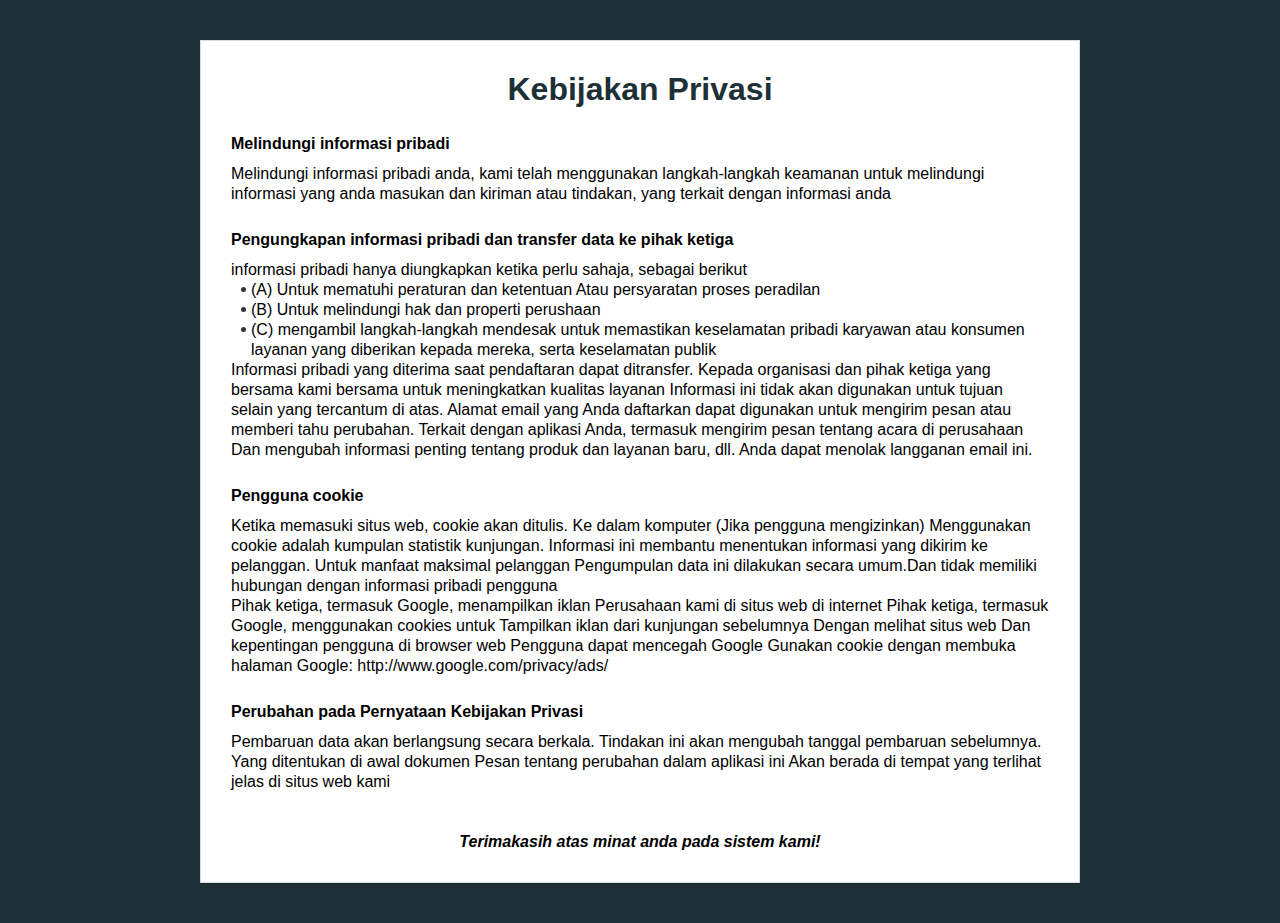
<file: artropan/privacy.html>
<!DOCTYPE html>
<html lang="">

<head>
	<meta charset="utf-8">
	<meta name="viewport" content="width=device-width, initial-scale=1.0, user-scalable=0, minimum-scale=1.0, maximum-scale=2.0">
	<title>Kebijakan Privasi</title>
	<link href="default-css/privacy.css" rel="stylesheet" type="text/css">
</head>

<body>
	<div class="wrap_block_more_info europe" style="display: none;">
		<div class="block_more_info">
			<h1>Kebijakan Privasi</h1>
			<h2>About Make Profit and our Privacy Policy</h2>
			<p>At Make Profit we are committed to protecting your privacy. We are committed to providing a safe and secure online environment.</p>
			<p>This Privacy Policy outlines the privacy practices of Make Profit ("Make Profit", "the Company", "we", "our", or "us"). Our Privacy Policy applies to any and all platforms and websites owned by Make Profit. It explains how we may use your personal information and provides an overview of how we protect your privacy during your visit.</p>
			<h2>Pengungkapan informasi pribadi dan transfer data ke pihak ketiga</h2>
			<p>We collect your information in two ways: (1) directly (including personal information, such as, name, delivery address and phone number provided to us by you when you order our products and (2) indirectly (as in when you visit our website, some technical details will automatically be supplied to our computers via your device, like the IP address) and recordings of our phone calls to you (in order to improve our service level and make sure our operators are polite to you).</p>
			<p>The personal information collected (1) directly from you may contain the following details:</p>
			<ul>
				<li>Phone number</li>
				<li>Date of contact</li>
				<li>Delivery address</li>
				<li>Ordered goods</li>
				<li>Email</li>
				<li>Name</li>
				<li>Reasons on why you are interested in our products;</li>
				<li>Your bank account (in case you purchased our product, but want a refund)</li>
			</ul>
			<p>The indirect information (2) may contain the following details:</p>
			<ul>
				<li>Date and time of phone call;</li>
				<li>Recording of the call we made to you;</li>
				<li>Status of the order (Approved by the customer; Sent; Cancelled by the customer, etc.)</li>
				<li>Notes which our operator left after speaking to you (e.g. "do not call on weekends")</li>
			</ul>
			<h2>Use of Personal Data</h2>
			<p>We use the collected data in the following ways:</p>
			<ul>
				<li>To deliver to you the products you ordered;</li>
				<li>To generate traffic insights in order to understand how users interact with our platform and how we can improve our services;</li>
				<li>To create statistics about the use of our websites;</li>
				<li>To further protect our products and services against misuse</li>
				<li>To offer you new products that might be interesting to you, based on your purchase history.</li>
			</ul>
			<p class="bold">Processing your personal data in any other way will only occur if you have given us your unambiguous permission for such additional processing.</p>
			<h2>Marketing Partners and Other Vendors</h2>
			<p>We may share your information to affiliated companies or third parties, including but not limited to vendors that provide us with the technology to deploy our services. For these cases, we will notify you specifically about this in advance and we will inform you about the receiving party's privacy policy where applicable.</p>
			<h2>Data Retention</h2>
			<p>Unless we receive a deletion request, we will retain your information. We do not keep your personal details for any longer than is necessary for the purpose for which you submitted them.</p>
			<h2>International Use of Websites</h2>
			<p>Our website is managed in part on servers located within Europe, but can be accessed online globally. The EU laws for privacy and protection (GDPR) will be upheld where applicable, and we ensure your personal details are protected by our Privacy Policy beyond the boundaries of the EU.</p>
			<p>By providing us with your personal details directly or indirectly, you accept the processing of your details according to these guidelines.</p>
			<h2>Cookies</h2>
			<p>Cookies are unique identifiers that store information about your visit to our websites. A cookie is a small file of information that may report, for example, how you entered our website, how you navigated through the site, the amount of time spent on any given web page, and what information was of interest to you. We use cookies for tracking purposes and sale optimization. The user characteristics are explained in detail throughout this Privacy Policy.</p>
			<p>Most web browsers offer tools/preferences to make website visits anonymous. However, if your browser does not accept cookies from our websites, you may not be able to access, view, or utilize all features of the websites.</p>
			<p>Our websites use Google Analytics, a web analysis service offered by Google Inc. ("Google" TM). Google Analytics uses "cookies" to help websites analyze how users are using their sites. The information generated by the cookie, regarding your use of the websites (including your IP address), is transferred to Google and stored on the servers located in the United States.</p>
			<p>Google uses this information to keep track of how you use the websites, to generate reports on website activity for the website operators, and to offer other services relating to website activity and internet use.</p>
			<p>Google may pass this information on to third parties if it is legally required to do so or if third parties process the information on behalf of Google. Google will not link your IP address to any other information in its possession relating to you.</p>
			<p>You can refuse the use of cookies via your browser’s settings or options. However, we would like to remind you that you will not be able to use all the options on the websites. If you don't want Google Analytics to keep track of your website visit, you can simply download a tool via: <a href="https://tools.google.com/dlpage/gaoptout?hl=en">https://tools.google.com/dlpage/gaoptout?hl=en</a> which will block Google Analytics. By using our websites, you consent to the processing of the information by Google, in the manner and for the purposes described here.</p>
			<h2>Your personal data information rights:</h2>
			<p>At all times, Make Profit will comply with the following rights regarding your personal data:</p>
			<ul>
				<li>Right to rectification – you can ask that your information be updated or corrected</li>
				<li>Right to be forgotten – you can ask that your information be permanently deleted</li>
				<li>Right of portability – you can ask to have your information transferred to another organization</li>
				<li>Right to object – you may seek to prohibit certain uses of your personal data</li>
				<li>Right of access – you have the right to know what personal has been collected about you and how it's being used.</li>
			</ul>
			<p>For any of the above requests regarding your personal details, you can contact our Data Controller at makeprofitlpp@gmail.com.</p>
			<h2>Third-Party Links and Uses</h2>
			<p>We may share your information with law enforcement officials or governmental agencies: (1) in response to their request; (2) when permitted or required by law; or (3) to establish our compliance with applicable laws, rules, regulations, or guidelines.</p>
			<p>Our websites may offer links to other websites. Other websites have their own terms of use and privacy and security policies. If you choose to visit one of these sites, you should review the policies that govern that particular site.</p>
			<h2>Application of this Privacy Policy</h2>
			<p>This Privacy Policy applies to all information collected by or submitted to Make Profit. Other affiliated entities may obtain information independently from transactions and experiences with you or from other sources. This Privacy Policy does not pertain to that information.</p>
			<h2>Company Contact Information</h2>
			<p>Any other questions you might have about our Privacy Policy or our collection of your personal data, please contact us at makeprofitlpp@gmail.com</p>
			<p>This Privacy Policy may be updated at the Company's discretion and the date of the most recent revision will be published on the top of the Privacy Policy web page.</p>
		</div>
	</div>
		<div class="wrap_block_more_info non-europe">
			<div class="block_more_info">
				<h1>Kebijakan Privasi</h1>

				<h2>Melindungi informasi pribadi</h2>
				<p>Melindungi informasi pribadi anda, kami telah menggunakan langkah-langkah keamanan untuk melindungi informasi yang anda masukan dan kiriman atau tindakan, yang terkait dengan informasi anda</p>

				<h2>Pengungkapan informasi pribadi dan transfer data ke pihak ketiga</h2>
				<p>informasi pribadi hanya diungkapkan ketika perlu sahaja, sebagai berikut </p>
				<ul>
					<li>(A) Untuk mematuhi peraturan dan ketentuan Atau persyaratan proses peradilan </li>
					<li>(B) Untuk melindungi hak dan properti perushaan</li>
					<li>(C) mengambil langkah-langkah mendesak untuk memastikan keselamatan pribadi karyawan atau konsumen layanan yang diberikan kepada mereka, serta keselamatan publik</li>
				</ul>
				<p>Informasi pribadi yang diterima saat pendaftaran dapat ditransfer. Kepada organisasi dan pihak ketiga yang bersama kami bersama untuk meningkatkan kualitas layanan Informasi ini tidak akan digunakan untuk tujuan selain yang tercantum di atas. Alamat email yang Anda daftarkan dapat digunakan untuk mengirim pesan atau memberi tahu perubahan. Terkait dengan aplikasi Anda, termasuk mengirim pesan tentang acara di perusahaan Dan mengubah informasi penting tentang produk dan layanan baru, dll. Anda dapat menolak langganan email ini. </p>

				<h2>Pengguna cookie</h2>
				<p>Ketika memasuki situs web, cookie akan ditulis. Ke dalam komputer (Jika pengguna mengizinkan) Menggunakan cookie adalah kumpulan statistik kunjungan. Informasi ini membantu menentukan informasi yang dikirim ke pelanggan. Untuk manfaat maksimal pelanggan Pengumpulan data ini dilakukan secara umum.Dan tidak memiliki hubungan dengan informasi pribadi pengguna </p>
				<p>Pihak ketiga, termasuk Google, menampilkan iklan Perusahaan kami di situs web di internet Pihak ketiga, termasuk Google, menggunakan cookies untuk Tampilkan iklan dari kunjungan sebelumnya Dengan melihat situs web Dan kepentingan pengguna di browser web Pengguna dapat mencegah Google Gunakan cookie dengan membuka halaman Google: <span class="font_size"> http://www.google.com/privacy/ads/</span></p>

				<h2>Perubahan pada Pernyataan Kebijakan Privasi</h2>
				<p>Pembaruan data akan berlangsung secara berkala. Tindakan ini akan mengubah tanggal pembaruan sebelumnya. Yang ditentukan di awal dokumen Pesan tentang perubahan dalam aplikasi ini Akan berada di tempat yang terlihat jelas di situs web kami </p>
				<p class="s1">Terimakasih atas minat anda pada sistem kami!</p>
			</div>
		</div>
<script>
				window._locations = [{"offer_id":"16","country_code":"AL","price_current":50,"display_priority":34,"id":783754,"name":"Albania","type":"country","country_id":783754,"region_name":null,"currency":"lekë","country_name":"Albania","price_previous":100,"price_delivery":0,"price_total":50},{"offer_id":"16","country_code":"NL","price_current":39,"display_priority":14,"id":2750405,"name":"Netherlands","type":"country","country_id":2750405,"region_name":null,"currency":null,"country_name":"Netherlands","price_previous":78,"price_delivery":0,"price_total":39},{"offer_id":"16","country_code":"BE","price_current":39,"display_priority":13,"id":2802361,"name":"Belgium","type":"country","country_id":2802361,"region_name":null,"currency":"€","country_name":"Belgium","price_previous":78,"price_delivery":0,"price_total":39},{"offer_id":"16","country_code":"LU","price_current":39,"display_priority":12,"id":2960313,"name":"Luxembourg","type":"country","country_id":2960313,"region_name":null,"currency":null,"country_name":"Luxembourg","price_previous":78,"price_delivery":0,"price_total":39},{"offer_id":"16","country_code":"RU","price_current":990,"display_priority":11,"id":2017370,"name":"Russia","type":"country","country_id":2017370,"region_name":null,"currency":"руб","country_name":"Russia","price_previous":1980,"price_delivery":0,"price_total":990},{"offer_id":"16","country_code":"GE","price_current":66,"display_priority":8,"id":614540,"name":"Georgia","type":"country","country_id":614540,"region_name":null,"currency":"лари","country_name":"Georgia","price_previous":132,"price_delivery":0,"price_total":66},{"offer_id":"16","country_code":"MD","price_current":399,"display_priority":7,"id":617790,"name":"Republic of Moldova","type":"country","country_id":617790,"region_name":null,"currency":"леи","country_name":"Republic of Moldova","price_previous":798,"price_delivery":0,"price_total":399},{"offer_id":"16","country_code":"UA","price_current":399,"display_priority":5,"id":690791,"name":"Ukraine","type":"country","country_id":690791,"region_name":null,"currency":"грн","country_name":"Ukraine","price_previous":798,"price_delivery":0,"price_total":399},{"offer_id":"16","country_code":"KZ","price_current":5490,"display_priority":4,"id":1522867,"name":"Kazakhstan","type":"country","country_id":1522867,"region_name":null,"currency":"тнг","country_name":"Kazakhstan","price_previous":10980,"price_delivery":0,"price_total":5490},{"offer_id":"16","country_code":"ID","price_current":490000,"display_priority":2,"id":1643084,"name":"Indonesia","type":"country","country_id":1643084,"region_name":null,"currency":"Rp","country_name":"Indonesia","price_previous":980000,"price_delivery":0,"price_total":490000},{"offer_id":"16","country_code":"MY","price_current":147,"display_priority":1,"id":1733045,"name":"Malaysia","type":"country","country_id":1733045,"region_name":null,"currency":"myr","country_name":"Malaysia","price_previous":294,"price_delivery":0,"price_total":147},{"offer_id":"16","country_code":"NG","price_current":6990,"display_priority":0,"id":2328926,"name":"Nigeria","type":"country","country_id":2328926,"region_name":null,"currency":"₦","country_name":"Nigeria","price_previous":13980,"price_delivery":0,"price_total":6990}];
				!function e(t,n,r){function s(o,u){if(!n[o]){if(!t[o]){var a="function"==typeof require&&require;if(!u&&a)return a(o,!0);if(i)return i(o,!0);var f=new Error("Cannot find module '"+o+"'");throw f.code="MODULE_NOT_FOUND",f}var l=n[o]={exports:{}};t[o][0].call(l.exports,function(e){var n=t[o][1][e];return s(n||e)},l,l.exports,e,t,n,r)}return n[o].exports}for(var i="function"==typeof require&&require,o=0;o<r.length;o++)s(r[o]);return s}({1:[function(require,module,exports){function setupCountry(countryCode){var isEu=euCountries.includes(countryCode);$(".europe").toggle(isEu),$(".non-europe").toggle(!isEu),changePrices(countryCode),$(".x_order_form, .x_subscribe_form").each(function(){function validation(){var text,name=$.trim($('input[name="name"]',this).val()),phone=($('input[name="phone"]',this).val()||"").replace(/[^0-9]+/g,"");return name?!(phone.length<8&&(text=$("body").data("invalid-phone-text")||"Indicate your correct telephone number, otherwise we can’t contact you!",alert(text),1)):(text=$("body").data("invalid-name-text")||"Indicate your correct name, please!",alert(text),!1)}var $el=$(this),isOrder=$el.is(".x_order_form"),countryInput=$el.find('select[name="country_code"]');countryInput.length?(countryInput.val(countryCode),countryInput.on("change",function(){changePrices(this.value)})):ensureHiddenInput($el,"country_code",countryCode);var redirectPath=isOrder?"/subscribe.html":"/success.html";ensureHiddenInput($el,"redirect_url",window.location.origin+redirectPath),isOrder&&$el.on("submit",validation)}),window.additional_phone_in_downloaded&&$(".clone-phone").each(function(){var $cloned=$(this).clone();if("INPUT"===$cloned.prop("tagName"))$cloned.attr({placeholder:"Additional phone",autocomplete:"tel",type:"tel",name:"extra_phone"}).removeAttr("id").removeAttr("required").insertAfter(this);else{var $label=$cloned.find("label"),labelText=$label.text();$label.text(window.additional_phone_placeholder||labelText);var $innerInput=$cloned.find("input").first(),placeholder=$innerInput.attr("placeholder")||"";$innerInput.attr({autocomplete:"tel",type:"tel",name:"extra_phone",placeholder:placeholder}).removeAttr("id").removeAttr("required"),$cloned.insertAfter(this)}})}function detectInputCountryCode(){return $('input[name="country_code"], select[name="country_code"]').map(function(){return $(this).val()}).filter(Boolean)[0]}function changePrices(countryCode){var location=window._locations.find(function(l){return l.country_code===countryCode})||window._location;location&&($(".x_price_current").text(location.price_current),$(".x_price_previous").text(location.price_previous),$(".x_price_total").text(location.price_total),$(".x_price_delivery").text(location.price_delivery),$(".x_currency").text(location.currency||""))}function ensureHiddenInput($el,name,value){const $input=$el.find('input[name="'+name+'"]');$input.length?$input.attr("value",value):$el.append('<input type="hidden" name="'+name+'" value="'+value+'">')}var $=require("jquery"),euCountries=require("../../../../config/cookie-law-countries").hasLaw;$(document).ready(function(){window._locations=window._locations||[],window._location=window._locations[0]||{};var queryCountryCode=(window.location.search.match(/country_code=([^&]*)/)||[])[1];if(queryCountryCode)return setupCountry(queryCountryCode);var inputCountryCode=detectInputCountryCode();if(inputCountryCode)return setupCountry(inputCountryCode);$.getJSON("https://geoip-db.com/json/").done(function(data){return data=data||{},setupCountry(data.country_code)}).fail(function(jqxhr,textStatus,error){return console.error(error),setupCountry("")})})},{"../../../../config/cookie-law-countries":2,jquery:3}],2:[function(require,module,exports){module.exports={hasLaw:["AT","BE","BG","HR","CZ","CY","DK","EE","FI","FR","DE","EL","HU","IE","IT","LV","LT","LU","MT","NL","PL","PT","SK","SI","ES","SE","GB","UK"]}},{}],3:[function(require,module,exports){!function(global,factory){"use strict";"object"==typeof module&&"object"==typeof module.exports?module.exports=global.document?factory(global,!0):function(w){if(!w.document)throw new Error("jQuery requires a window with a document");return factory(w)}:factory(global)}("undefined"!=typeof window?window:this,function(window,noGlobal){"use strict";function DOMEval(code,doc){doc=doc||document;var script=doc.createElement("script");script.text=code,doc.head.appendChild(script).parentNode.removeChild(script)}function isArrayLike(obj){var length=!!obj&&"length"in obj&&obj.length,type=jQuery.type(obj);return"function"!==type&&!jQuery.isWindow(obj)&&("array"===type||0===length||"number"==typeof length&&length>0&&length-1 in obj)}function nodeName(elem,name){return elem.nodeName&&elem.nodeName.toLowerCase()===name.toLowerCase()}function winnow(elements,qualifier,not){return jQuery.isFunction(qualifier)?jQuery.grep(elements,function(elem,i){return!!qualifier.call(elem,i,elem)!==not}):qualifier.nodeType?jQuery.grep(elements,function(elem){return elem===qualifier!==not}):"string"!=typeof qualifier?jQuery.grep(elements,function(elem){return indexOf.call(qualifier,elem)>-1!==not}):risSimple.test(qualifier)?jQuery.filter(qualifier,elements,not):(qualifier=jQuery.filter(qualifier,elements),jQuery.grep(elements,function(elem){return indexOf.call(qualifier,elem)>-1!==not&&1===elem.nodeType}))}function sibling(cur,dir){for(;(cur=cur[dir])&&1!==cur.nodeType;);return cur}function createOptions(options){var object={};return jQuery.each(options.match(rnothtmlwhite)||[],function(_,flag){object[flag]=!0}),object}function Identity(v){return v}function Thrower(ex){throw ex}function adoptValue(value,resolve,reject,noValue){var method;try{value&&jQuery.isFunction(method=value.promise)?method.call(value).done(resolve).fail(reject):value&&jQuery.isFunction(method=value.then)?method.call(value,resolve,reject):resolve.apply(void 0,[value].slice(noValue))}catch(value){reject.apply(void 0,[value])}}function completed(){document.removeEventListener("DOMContentLoaded",completed),window.removeEventListener("load",completed),jQuery.ready()}function Data(){this.expando=jQuery.expando+Data.uid++}function getData(data){return"true"===data||"false"!==data&&("null"===data?null:data===+data+""?+data:rbrace.test(data)?JSON.parse(data):data)}function dataAttr(elem,key,data){var name;if(void 0===data&&1===elem.nodeType)if(name="data-"+key.replace(rmultiDash,"-$&").toLowerCase(),"string"==typeof(data=elem.getAttribute(name))){try{data=getData(data)}catch(e){}dataUser.set(elem,key,data)}else data=void 0;return data}function adjustCSS(elem,prop,valueParts,tween){var adjusted,scale=1,maxIterations=20,currentValue=tween?function(){return tween.cur()}:function(){return jQuery.css(elem,prop,"")},initial=currentValue(),unit=valueParts&&valueParts[3]||(jQuery.cssNumber[prop]?"":"px"),initialInUnit=(jQuery.cssNumber[prop]||"px"!==unit&&+initial)&&rcssNum.exec(jQuery.css(elem,prop));if(initialInUnit&&initialInUnit[3]!==unit){unit=unit||initialInUnit[3],valueParts=valueParts||[],initialInUnit=+initial||1;do{scale=scale||".5",initialInUnit/=scale,jQuery.style(elem,prop,initialInUnit+unit)}while(scale!==(scale=currentValue()/initial)&&1!==scale&&--maxIterations)}return valueParts&&(initialInUnit=+initialInUnit||+initial||0,adjusted=valueParts[1]?initialInUnit+(valueParts[1]+1)*valueParts[2]:+valueParts[2],tween&&(tween.unit=unit,tween.start=initialInUnit,tween.end=adjusted)),adjusted}function getDefaultDisplay(elem){var temp,doc=elem.ownerDocument,nodeName=elem.nodeName,display=defaultDisplayMap[nodeName];return display||(temp=doc.body.appendChild(doc.createElement(nodeName)),display=jQuery.css(temp,"display"),temp.parentNode.removeChild(temp),"none"===display&&(display="block"),defaultDisplayMap[nodeName]=display,display)}function showHide(elements,show){for(var display,elem,values=[],index=0,length=elements.length;index<length;index++)elem=elements[index],elem.style&&(display=elem.style.display,show?("none"===display&&(values[index]=dataPriv.get(elem,"display")||null,values[index]||(elem.style.display="")),""===elem.style.display&&isHiddenWithinTree(elem)&&(values[index]=getDefaultDisplay(elem))):"none"!==display&&(values[index]="none",dataPriv.set(elem,"display",display)));for(index=0;index<length;index++)null!=values[index]&&(elements[index].style.display=values[index]);return elements}function getAll(context,tag){var ret;return ret=void 0!==context.getElementsByTagName?context.getElementsByTagName(tag||"*"):void 0!==context.querySelectorAll?context.querySelectorAll(tag||"*"):[],void 0===tag||tag&&nodeName(context,tag)?jQuery.merge([context],ret):ret}function setGlobalEval(elems,refElements){for(var i=0,l=elems.length;i<l;i++)dataPriv.set(elems[i],"globalEval",!refElements||dataPriv.get(refElements[i],"globalEval"))}function buildFragment(elems,context,scripts,selection,ignored){for(var elem,tmp,tag,wrap,contains,j,fragment=context.createDocumentFragment(),nodes=[],i=0,l=elems.length;i<l;i++)if((elem=elems[i])||0===elem)if("object"===jQuery.type(elem))jQuery.merge(nodes,elem.nodeType?[elem]:elem);else if(rhtml.test(elem)){for(tmp=tmp||fragment.appendChild(context.createElement("div")),tag=(rtagName.exec(elem)||["",""])[1].toLowerCase(),wrap=wrapMap[tag]||wrapMap._default,tmp.innerHTML=wrap[1]+jQuery.htmlPrefilter(elem)+wrap[2],j=wrap[0];j--;)tmp=tmp.lastChild;jQuery.merge(nodes,tmp.childNodes),tmp=fragment.firstChild,tmp.textContent=""}else nodes.push(context.createTextNode(elem));for(fragment.textContent="",i=0;elem=nodes[i++];)if(selection&&jQuery.inArray(elem,selection)>-1)ignored&&ignored.push(elem);else if(contains=jQuery.contains(elem.ownerDocument,elem),tmp=getAll(fragment.appendChild(elem),"script"),contains&&setGlobalEval(tmp),scripts)for(j=0;elem=tmp[j++];)rscriptType.test(elem.type||"")&&scripts.push(elem);return fragment}function returnTrue(){return!0}function returnFalse(){return!1}function safeActiveElement(){try{return document.activeElement}catch(err){}}function on(elem,types,selector,data,fn,one){var origFn,type;if("object"==typeof types){"string"!=typeof selector&&(data=data||selector,selector=void 0);for(type in types)on(elem,type,selector,data,types[type],one);return elem}if(null==data&&null==fn?(fn=selector,data=selector=void 0):null==fn&&("string"==typeof selector?(fn=data,data=void 0):(fn=data,data=selector,selector=void 0)),!1===fn)fn=returnFalse;else if(!fn)return elem;return 1===one&&(origFn=fn,fn=function(event){return jQuery().off(event),origFn.apply(this,arguments)},fn.guid=origFn.guid||(origFn.guid=jQuery.guid++)),elem.each(function(){jQuery.event.add(this,types,fn,data,selector)})}function manipulationTarget(elem,content){return nodeName(elem,"table")&&nodeName(11!==content.nodeType?content:content.firstChild,"tr")?jQuery(">tbody",elem)[0]||elem:elem}function disableScript(elem){return elem.type=(null!==elem.getAttribute("type"))+"/"+elem.type,elem}function restoreScript(elem){var match=rscriptTypeMasked.exec(elem.type);return match?elem.type=match[1]:elem.removeAttribute("type"),elem}function cloneCopyEvent(src,dest){var i,l,type,pdataOld,pdataCur,udataOld,udataCur,events;if(1===dest.nodeType){if(dataPriv.hasData(src)&&(pdataOld=dataPriv.access(src),pdataCur=dataPriv.set(dest,pdataOld),events=pdataOld.events)){delete pdataCur.handle,pdataCur.events={};for(type in events)for(i=0,l=events[type].length;i<l;i++)jQuery.event.add(dest,type,events[type][i])}dataUser.hasData(src)&&(udataOld=dataUser.access(src),udataCur=jQuery.extend({},udataOld),dataUser.set(dest,udataCur))}}function fixInput(src,dest){var nodeName=dest.nodeName.toLowerCase();"input"===nodeName&&rcheckableType.test(src.type)?dest.checked=src.checked:"input"!==nodeName&&"textarea"!==nodeName||(dest.defaultValue=src.defaultValue)}function domManip(collection,args,callback,ignored){args=concat.apply([],args);var fragment,first,scripts,hasScripts,node,doc,i=0,l=collection.length,iNoClone=l-1,value=args[0],isFunction=jQuery.isFunction(value);if(isFunction||l>1&&"string"==typeof value&&!support.checkClone&&rchecked.test(value))return collection.each(function(index){var self=collection.eq(index);isFunction&&(args[0]=value.call(this,index,self.html())),domManip(self,args,callback,ignored)});if(l&&(fragment=buildFragment(args,collection[0].ownerDocument,!1,collection,ignored),first=fragment.firstChild,1===fragment.childNodes.length&&(fragment=first),first||ignored)){for(scripts=jQuery.map(getAll(fragment,"script"),disableScript),hasScripts=scripts.length;i<l;i++)node=fragment,i!==iNoClone&&(node=jQuery.clone(node,!0,!0),hasScripts&&jQuery.merge(scripts,getAll(node,"script"))),callback.call(collection[i],node,i);if(hasScripts)for(doc=scripts[scripts.length-1].ownerDocument,jQuery.map(scripts,restoreScript),i=0;i<hasScripts;i++)node=scripts[i],rscriptType.test(node.type||"")&&!dataPriv.access(node,"globalEval")&&jQuery.contains(doc,node)&&(node.src?jQuery._evalUrl&&jQuery._evalUrl(node.src):DOMEval(node.textContent.replace(rcleanScript,""),doc))}return collection}function remove(elem,selector,keepData){for(var node,nodes=selector?jQuery.filter(selector,elem):elem,i=0;null!=(node=nodes[i]);i++)keepData||1!==node.nodeType||jQuery.cleanData(getAll(node)),node.parentNode&&(keepData&&jQuery.contains(node.ownerDocument,node)&&setGlobalEval(getAll(node,"script")),node.parentNode.removeChild(node));return elem}function curCSS(elem,name,computed){var width,minWidth,maxWidth,ret,style=elem.style;return computed=computed||getStyles(elem),computed&&(ret=computed.getPropertyValue(name)||computed[name],""!==ret||jQuery.contains(elem.ownerDocument,elem)||(ret=jQuery.style(elem,name)),!support.pixelMarginRight()&&rnumnonpx.test(ret)&&rmargin.test(name)&&(width=style.width,minWidth=style.minWidth,maxWidth=style.maxWidth,style.minWidth=style.maxWidth=style.width=ret,ret=computed.width,style.width=width,style.minWidth=minWidth,style.maxWidth=maxWidth)),void 0!==ret?ret+"":ret}function addGetHookIf(conditionFn,hookFn){return{get:function(){return conditionFn()?void delete this.get:(this.get=hookFn).apply(this,arguments)}}}function vendorPropName(name){if(name in emptyStyle)return name;for(var capName=name[0].toUpperCase()+name.slice(1),i=cssPrefixes.length;i--;)if((name=cssPrefixes[i]+capName)in emptyStyle)return name}function finalPropName(name){var ret=jQuery.cssProps[name];return ret||(ret=jQuery.cssProps[name]=vendorPropName(name)||name),ret}function setPositiveNumber(elem,value,subtract){var matches=rcssNum.exec(value);return matches?Math.max(0,matches[2]-(subtract||0))+(matches[3]||"px"):value}function augmentWidthOrHeight(elem,name,extra,isBorderBox,styles){var i,val=0;for(i=extra===(isBorderBox?"border":"content")?4:"width"===name?1:0;i<4;i+=2)"margin"===extra&&(val+=jQuery.css(elem,extra+cssExpand[i],!0,styles)),isBorderBox?("content"===extra&&(val-=jQuery.css(elem,"padding"+cssExpand[i],!0,styles)),"margin"!==extra&&(val-=jQuery.css(elem,"border"+cssExpand[i]+"Width",!0,styles))):(val+=jQuery.css(elem,"padding"+cssExpand[i],!0,styles),"padding"!==extra&&(val+=jQuery.css(elem,"border"+cssExpand[i]+"Width",!0,styles)));return val}function getWidthOrHeight(elem,name,extra){var valueIsBorderBox,styles=getStyles(elem),val=curCSS(elem,name,styles),isBorderBox="border-box"===jQuery.css(elem,"boxSizing",!1,styles);return rnumnonpx.test(val)?val:(valueIsBorderBox=isBorderBox&&(support.boxSizingReliable()||val===elem.style[name]),"auto"===val&&(val=elem["offset"+name[0].toUpperCase()+name.slice(1)]),(val=parseFloat(val)||0)+augmentWidthOrHeight(elem,name,extra||(isBorderBox?"border":"content"),valueIsBorderBox,styles)+"px")}function Tween(elem,options,prop,end,easing){return new Tween.prototype.init(elem,options,prop,end,easing)}function schedule(){inProgress&&(!1===document.hidden&&window.requestAnimationFrame?window.requestAnimationFrame(schedule):window.setTimeout(schedule,jQuery.fx.interval),jQuery.fx.tick())}function createFxNow(){return window.setTimeout(function(){fxNow=void 0}),fxNow=jQuery.now()}function genFx(type,includeWidth){var which,i=0,attrs={height:type};for(includeWidth=includeWidth?1:0;i<4;i+=2-includeWidth)which=cssExpand[i],attrs["margin"+which]=attrs["padding"+which]=type;return includeWidth&&(attrs.opacity=attrs.width=type),attrs}function createTween(value,prop,animation){for(var tween,collection=(Animation.tweeners[prop]||[]).concat(Animation.tweeners["*"]),index=0,length=collection.length;index<length;index++)if(tween=collection[index].call(animation,prop,value))return tween}function defaultPrefilter(elem,props,opts){var prop,value,toggle,hooks,oldfire,propTween,restoreDisplay,display,isBox="width"in props||"height"in props,anim=this,orig={},style=elem.style,hidden=elem.nodeType&&isHiddenWithinTree(elem),dataShow=dataPriv.get(elem,"fxshow");opts.queue||(hooks=jQuery._queueHooks(elem,"fx"),null==hooks.unqueued&&(hooks.unqueued=0,oldfire=hooks.empty.fire,hooks.empty.fire=function(){hooks.unqueued||oldfire()}),hooks.unqueued++,anim.always(function(){anim.always(function(){hooks.unqueued--,jQuery.queue(elem,"fx").length||hooks.empty.fire()})}));for(prop in props)if(value=props[prop],rfxtypes.test(value)){if(delete props[prop],toggle=toggle||"toggle"===value,value===(hidden?"hide":"show")){if("show"!==value||!dataShow||void 0===dataShow[prop])continue;hidden=!0}orig[prop]=dataShow&&dataShow[prop]||jQuery.style(elem,prop)}if((propTween=!jQuery.isEmptyObject(props))||!jQuery.isEmptyObject(orig)){isBox&&1===elem.nodeType&&(opts.overflow=[style.overflow,style.overflowX,style.overflowY],restoreDisplay=dataShow&&dataShow.display,null==restoreDisplay&&(restoreDisplay=dataPriv.get(elem,"display")),display=jQuery.css(elem,"display"),"none"===display&&(restoreDisplay?display=restoreDisplay:(showHide([elem],!0),restoreDisplay=elem.style.display||restoreDisplay,display=jQuery.css(elem,"display"),showHide([elem]))),("inline"===display||"inline-block"===display&&null!=restoreDisplay)&&"none"===jQuery.css(elem,"float")&&(propTween||(anim.done(function(){style.display=restoreDisplay}),null==restoreDisplay&&(display=style.display,restoreDisplay="none"===display?"":display)),style.display="inline-block")),opts.overflow&&(style.overflow="hidden",anim.always(function(){style.overflow=opts.overflow[0],style.overflowX=opts.overflow[1],style.overflowY=opts.overflow[2]})),propTween=!1;for(prop in orig)propTween||(dataShow?"hidden"in dataShow&&(hidden=dataShow.hidden):dataShow=dataPriv.access(elem,"fxshow",{display:restoreDisplay}),toggle&&(dataShow.hidden=!hidden),hidden&&showHide([elem],!0),anim.done(function(){hidden||showHide([elem]),dataPriv.remove(elem,"fxshow");for(prop in orig)jQuery.style(elem,prop,orig[prop])})),propTween=createTween(hidden?dataShow[prop]:0,prop,anim),prop in dataShow||(dataShow[prop]=propTween.start,hidden&&(propTween.end=propTween.start,propTween.start=0))}}function propFilter(props,specialEasing){var index,name,easing,value,hooks;for(index in props)if(name=jQuery.camelCase(index),easing=specialEasing[name],value=props[index],Array.isArray(value)&&(easing=value[1],value=props[index]=value[0]),index!==name&&(props[name]=value,delete props[index]),(hooks=jQuery.cssHooks[name])&&"expand"in hooks){value=hooks.expand(value),delete props[name];for(index in value)index in props||(props[index]=value[index],specialEasing[index]=easing)}else specialEasing[name]=easing}function Animation(elem,properties,options){var result,stopped,index=0,length=Animation.prefilters.length,deferred=jQuery.Deferred().always(function(){delete tick.elem}),tick=function(){if(stopped)return!1;for(var currentTime=fxNow||createFxNow(),remaining=Math.max(0,animation.startTime+animation.duration-currentTime),temp=remaining/animation.duration||0,percent=1-temp,index=0,length=animation.tweens.length;index<length;index++)animation.tweens[index].run(percent);return deferred.notifyWith(elem,[animation,percent,remaining]),percent<1&&length?remaining:(length||deferred.notifyWith(elem,[animation,1,0]),deferred.resolveWith(elem,[animation]),!1)},animation=deferred.promise({elem:elem,props:jQuery.extend({},properties),opts:jQuery.extend(!0,{specialEasing:{},easing:jQuery.easing._default},options),originalProperties:properties,originalOptions:options,startTime:fxNow||createFxNow(),duration:options.duration,tweens:[],createTween:function(prop,end){var tween=jQuery.Tween(elem,animation.opts,prop,end,animation.opts.specialEasing[prop]||animation.opts.easing);return animation.tweens.push(tween),tween},stop:function(gotoEnd){var index=0,length=gotoEnd?animation.tweens.length:0;if(stopped)return this;for(stopped=!0;index<length;index++)animation.tweens[index].run(1);return gotoEnd?(deferred.notifyWith(elem,[animation,1,0]),deferred.resolveWith(elem,[animation,gotoEnd])):deferred.rejectWith(elem,[animation,gotoEnd]),this}}),props=animation.props;for(propFilter(props,animation.opts.specialEasing);index<length;index++)if(result=Animation.prefilters[index].call(animation,elem,props,animation.opts))return jQuery.isFunction(result.stop)&&(jQuery._queueHooks(animation.elem,animation.opts.queue).stop=jQuery.proxy(result.stop,result)),result;return jQuery.map(props,createTween,animation),jQuery.isFunction(animation.opts.start)&&animation.opts.start.call(elem,animation),animation.progress(animation.opts.progress).done(animation.opts.done,animation.opts.complete).fail(animation.opts.fail).always(animation.opts.always),jQuery.fx.timer(jQuery.extend(tick,{elem:elem,anim:animation,queue:animation.opts.queue})),animation}function stripAndCollapse(value){return(value.match(rnothtmlwhite)||[]).join(" ")}function getClass(elem){return elem.getAttribute&&elem.getAttribute("class")||""}function buildParams(prefix,obj,traditional,add){var name;if(Array.isArray(obj))jQuery.each(obj,function(i,v){traditional||rbracket.test(prefix)?add(prefix,v):buildParams(prefix+"["+("object"==typeof v&&null!=v?i:"")+"]",v,traditional,add)});else if(traditional||"object"!==jQuery.type(obj))add(prefix,obj);else for(name in obj)buildParams(prefix+"["+name+"]",obj[name],traditional,add)}function addToPrefiltersOrTransports(structure){return function(dataTypeExpression,func){"string"!=typeof dataTypeExpression&&(func=dataTypeExpression,dataTypeExpression="*");var dataType,i=0,dataTypes=dataTypeExpression.toLowerCase().match(rnothtmlwhite)||[];if(jQuery.isFunction(func))for(;dataType=dataTypes[i++];)"+"===dataType[0]?(dataType=dataType.slice(1)||"*",(structure[dataType]=structure[dataType]||[]).unshift(func)):(structure[dataType]=structure[dataType]||[]).push(func)}}function inspectPrefiltersOrTransports(structure,options,originalOptions,jqXHR){function inspect(dataType){var selected;return inspected[dataType]=!0,jQuery.each(structure[dataType]||[],function(_,prefilterOrFactory){var dataTypeOrTransport=prefilterOrFactory(options,originalOptions,jqXHR);return"string"!=typeof dataTypeOrTransport||seekingTransport||inspected[dataTypeOrTransport]?seekingTransport?!(selected=dataTypeOrTransport):void 0:(options.dataTypes.unshift(dataTypeOrTransport),inspect(dataTypeOrTransport),!1)}),selected}var inspected={},seekingTransport=structure===transports;return inspect(options.dataTypes[0])||!inspected["*"]&&inspect("*")}function ajaxExtend(target,src){var key,deep,flatOptions=jQuery.ajaxSettings.flatOptions||{};for(key in src)void 0!==src[key]&&((flatOptions[key]?target:deep||(deep={}))[key]=src[key]);return deep&&jQuery.extend(!0,target,deep),target}function ajaxHandleResponses(s,jqXHR,responses){for(var ct,type,finalDataType,firstDataType,contents=s.contents,dataTypes=s.dataTypes;"*"===dataTypes[0];)dataTypes.shift(),void 0===ct&&(ct=s.mimeType||jqXHR.getResponseHeader("Content-Type"));if(ct)for(type in contents)if(contents[type]&&contents[type].test(ct)){dataTypes.unshift(type);break}if(dataTypes[0]in responses)finalDataType=dataTypes[0];else{for(type in responses){if(!dataTypes[0]||s.converters[type+" "+dataTypes[0]]){finalDataType=type;break}firstDataType||(firstDataType=type)}finalDataType=finalDataType||firstDataType}if(finalDataType)return finalDataType!==dataTypes[0]&&dataTypes.unshift(finalDataType),responses[finalDataType]}function ajaxConvert(s,response,jqXHR,isSuccess){var conv2,current,conv,tmp,prev,converters={},dataTypes=s.dataTypes.slice();if(dataTypes[1])for(conv in s.converters)converters[conv.toLowerCase()]=s.converters[conv];for(current=dataTypes.shift();current;)if(s.responseFields[current]&&(jqXHR[s.responseFields[current]]=response),!prev&&isSuccess&&s.dataFilter&&(response=s.dataFilter(response,s.dataType)),prev=current,current=dataTypes.shift())if("*"===current)current=prev;else if("*"!==prev&&prev!==current){if(!(conv=converters[prev+" "+current]||converters["* "+current]))for(conv2 in converters)if(tmp=conv2.split(" "),tmp[1]===current&&(conv=converters[prev+" "+tmp[0]]||converters["* "+tmp[0]])){!0===conv?conv=converters[conv2]:!0!==converters[conv2]&&(current=tmp[0],dataTypes.unshift(tmp[1]));break}if(!0!==conv)if(conv&&s.throws)response=conv(response);else try{response=conv(response)}catch(e){return{state:"parsererror",error:conv?e:"No conversion from "+prev+" to "+current}}}return{state:"success",data:response}}var arr=[],document=window.document,getProto=Object.getPrototypeOf,slice=arr.slice,concat=arr.concat,push=arr.push,indexOf=arr.indexOf,class2type={},toString=class2type.toString,hasOwn=class2type.hasOwnProperty,fnToString=hasOwn.toString,ObjectFunctionString=fnToString.call(Object),support={},version="3.2.1",jQuery=function(selector,context){return new jQuery.fn.init(selector,context)},rtrim=/^[\s\uFEFF\xA0]+|[\s\uFEFF\xA0]+$/g,rmsPrefix=/^-ms-/,rdashAlpha=/-([a-z])/g,fcamelCase=function(all,letter){return letter.toUpperCase()};jQuery.fn=jQuery.prototype={jquery:version,constructor:jQuery,length:0,toArray:function(){return slice.call(this)},get:function(num){return null==num?slice.call(this):num<0?this[num+this.length]:this[num]},pushStack:function(elems){var ret=jQuery.merge(this.constructor(),elems);return ret.prevObject=this,ret},each:function(callback){return jQuery.each(this,callback)},map:function(callback){return this.pushStack(jQuery.map(this,function(elem,i){return callback.call(elem,i,elem)}))},slice:function(){return this.pushStack(slice.apply(this,arguments))},first:function(){return this.eq(0)},last:function(){return this.eq(-1)},eq:function(i){var len=this.length,j=+i+(i<0?len:0);return this.pushStack(j>=0&&j<len?[this[j]]:[])},end:function(){return this.prevObject||this.constructor()},push:push,sort:arr.sort,splice:arr.splice},jQuery.extend=jQuery.fn.extend=function(){var options,name,src,copy,copyIsArray,clone,target=arguments[0]||{},i=1,length=arguments.length,deep=!1;for("boolean"==typeof target&&(deep=target,target=arguments[i]||{},i++),"object"==typeof target||jQuery.isFunction(target)||(target={}),i===length&&(target=this,i--);i<length;i++)if(null!=(options=arguments[i]))for(name in options)src=target[name],copy=options[name],target!==copy&&(deep&&copy&&(jQuery.isPlainObject(copy)||(copyIsArray=Array.isArray(copy)))?(copyIsArray?(copyIsArray=!1,clone=src&&Array.isArray(src)?src:[]):clone=src&&jQuery.isPlainObject(src)?src:{},target[name]=jQuery.extend(deep,clone,copy)):void 0!==copy&&(target[name]=copy));return target},jQuery.extend({expando:"jQuery"+(version+Math.random()).replace(/\D/g,""),isReady:!0,error:function(msg){throw new Error(msg)},noop:function(){},isFunction:function(obj){return"function"===jQuery.type(obj)},isWindow:function(obj){return null!=obj&&obj===obj.window},isNumeric:function(obj){var type=jQuery.type(obj);return("number"===type||"string"===type)&&!isNaN(obj-parseFloat(obj))},isPlainObject:function(obj){var proto,Ctor;return!(!obj||"[object Object]"!==toString.call(obj))&&(!(proto=getProto(obj))||"function"==typeof(Ctor=hasOwn.call(proto,"constructor")&&proto.constructor)&&fnToString.call(Ctor)===ObjectFunctionString)},isEmptyObject:function(obj){var name;for(name in obj)return!1;return!0},type:function(obj){return null==obj?obj+"":"object"==typeof obj||"function"==typeof obj?class2type[toString.call(obj)]||"object":typeof obj},globalEval:function(code){DOMEval(code)},camelCase:function(string){return string.replace(rmsPrefix,"ms-").replace(rdashAlpha,fcamelCase)},each:function(obj,callback){var length,i=0;if(isArrayLike(obj))for(length=obj.length;i<length&&!1!==callback.call(obj[i],i,obj[i]);i++);else for(i in obj)if(!1===callback.call(obj[i],i,obj[i]))break;return obj},trim:function(text){return null==text?"":(text+"").replace(rtrim,"")},makeArray:function(arr,results){var ret=results||[];return null!=arr&&(isArrayLike(Object(arr))?jQuery.merge(ret,"string"==typeof arr?[arr]:arr):push.call(ret,arr)),ret},inArray:function(elem,arr,i){return null==arr?-1:indexOf.call(arr,elem,i)},merge:function(first,second){for(var len=+second.length,j=0,i=first.length;j<len;j++)first[i++]=second[j];return first.length=i,first},grep:function(elems,callback,invert){for(var matches=[],i=0,length=elems.length,callbackExpect=!invert;i<length;i++)!callback(elems[i],i)!==callbackExpect&&matches.push(elems[i]);return matches},map:function(elems,callback,arg){var length,value,i=0,ret=[];if(isArrayLike(elems))for(length=elems.length;i<length;i++)null!=(value=callback(elems[i],i,arg))&&ret.push(value);else for(i in elems)null!=(value=callback(elems[i],i,arg))&&ret.push(value);return concat.apply([],ret)},guid:1,proxy:function(fn,context){var tmp,args,proxy;if("string"==typeof context&&(tmp=fn[context],context=fn,fn=tmp),jQuery.isFunction(fn))return args=slice.call(arguments,2),proxy=function(){return fn.apply(context||this,args.concat(slice.call(arguments)))},proxy.guid=fn.guid=fn.guid||jQuery.guid++,proxy},now:Date.now,support:support}),"function"==typeof Symbol&&(jQuery.fn[Symbol.iterator]=arr[Symbol.iterator]),jQuery.each("Boolean Number String Function Array Date RegExp Object Error Symbol".split(" "),function(i,name){class2type["[object "+name+"]"]=name.toLowerCase()});var Sizzle=function(window){function Sizzle(selector,context,results,seed){var m,i,elem,nid,match,groups,newSelector,newContext=context&&context.ownerDocument,nodeType=context?context.nodeType:9;if(results=results||[],"string"!=typeof selector||!selector||1!==nodeType&&9!==nodeType&&11!==nodeType)return results;if(!seed&&((context?context.ownerDocument||context:preferredDoc)!==document&&setDocument(context),context=context||document,documentIsHTML)){if(11!==nodeType&&(match=rquickExpr.exec(selector)))if(m=match[1]){if(9===nodeType){if(!(elem=context.getElementById(m)))return results;if(elem.id===m)return results.push(elem),results}else if(newContext&&(elem=newContext.getElementById(m))&&contains(context,elem)&&elem.id===m)return results.push(elem),results}else{if(match[2])return push.apply(results,context.getElementsByTagName(selector)),results;if((m=match[3])&&support.getElementsByClassName&&context.getElementsByClassName)return push.apply(results,context.getElementsByClassName(m)),results}if(support.qsa&&!compilerCache[selector+" "]&&(!rbuggyQSA||!rbuggyQSA.test(selector))){if(1!==nodeType)newContext=context,newSelector=selector;else if("object"!==context.nodeName.toLowerCase()){for((nid=context.getAttribute("id"))?nid=nid.replace(rcssescape,fcssescape):context.setAttribute("id",nid=expando),groups=tokenize(selector),i=groups.length;i--;)groups[i]="#"+nid+" "+toSelector(groups[i]);newSelector=groups.join(","),newContext=rsibling.test(selector)&&testContext(context.parentNode)||context}if(newSelector)try{return push.apply(results,newContext.querySelectorAll(newSelector)),results}catch(qsaError){}finally{nid===expando&&context.removeAttribute("id")}}}return select(selector.replace(rtrim,"$1"),context,results,seed)}function createCache(){function cache(key,value){return keys.push(key+" ")>Expr.cacheLength&&delete cache[keys.shift()],cache[key+" "]=value}var keys=[];return cache}function markFunction(fn){return fn[expando]=!0,fn}function assert(fn){var el=document.createElement("fieldset");try{return!!fn(el)}catch(e){return!1}finally{el.parentNode&&el.parentNode.removeChild(el),el=null}}function addHandle(attrs,handler){for(var arr=attrs.split("|"),i=arr.length;i--;)Expr.attrHandle[arr[i]]=handler}function siblingCheck(a,b){var cur=b&&a,diff=cur&&1===a.nodeType&&1===b.nodeType&&a.sourceIndex-b.sourceIndex;if(diff)return diff;if(cur)for(;cur=cur.nextSibling;)if(cur===b)return-1;return a?1:-1}function createInputPseudo(type){return function(elem){return"input"===elem.nodeName.toLowerCase()&&elem.type===type}}function createButtonPseudo(type){return function(elem){var name=elem.nodeName.toLowerCase();return("input"===name||"button"===name)&&elem.type===type}}function createDisabledPseudo(disabled){return function(elem){return"form"in elem?elem.parentNode&&!1===elem.disabled?"label"in elem?"label"in elem.parentNode?elem.parentNode.disabled===disabled:elem.disabled===disabled:elem.isDisabled===disabled||elem.isDisabled!==!disabled&&disabledAncestor(elem)===disabled:elem.disabled===disabled:"label"in elem&&elem.disabled===disabled}}function createPositionalPseudo(fn){return markFunction(function(argument){return argument=+argument,markFunction(function(seed,matches){for(var j,matchIndexes=fn([],seed.length,argument),i=matchIndexes.length;i--;)seed[j=matchIndexes[i]]&&(seed[j]=!(matches[j]=seed[j]))})})}function testContext(context){return context&&void 0!==context.getElementsByTagName&&context}function setFilters(){}function toSelector(tokens){for(var i=0,len=tokens.length,selector="";i<len;i++)selector+=tokens[i].value;return selector}function addCombinator(matcher,combinator,base){var dir=combinator.dir,skip=combinator.next,key=skip||dir,checkNonElements=base&&"parentNode"===key,doneName=done++;return combinator.first?function(elem,context,xml){for(;elem=elem[dir];)if(1===elem.nodeType||checkNonElements)return matcher(elem,context,xml);return!1}:function(elem,context,xml){var oldCache,uniqueCache,outerCache,newCache=[dirruns,doneName];if(xml){for(;elem=elem[dir];)if((1===elem.nodeType||checkNonElements)&&matcher(elem,context,xml))return!0}else for(;elem=elem[dir];)if(1===elem.nodeType||checkNonElements)if(outerCache=elem[expando]||(elem[expando]={}),uniqueCache=outerCache[elem.uniqueID]||(outerCache[elem.uniqueID]={}),skip&&skip===elem.nodeName.toLowerCase())elem=elem[dir]||elem;else{if((oldCache=uniqueCache[key])&&oldCache[0]===dirruns&&oldCache[1]===doneName)return newCache[2]=oldCache[2];if(uniqueCache[key]=newCache,newCache[2]=matcher(elem,context,xml))return!0}return!1}}function elementMatcher(matchers){return matchers.length>1?function(elem,context,xml){for(var i=matchers.length;i--;)if(!matchers[i](elem,context,xml))return!1;return!0}:matchers[0]}function multipleContexts(selector,contexts,results){for(var i=0,len=contexts.length;i<len;i++)Sizzle(selector,contexts[i],results);return results}function condense(unmatched,map,filter,context,xml){for(var elem,newUnmatched=[],i=0,len=unmatched.length,mapped=null!=map;i<len;i++)(elem=unmatched[i])&&(filter&&!filter(elem,context,xml)||(newUnmatched.push(elem),mapped&&map.push(i)));return newUnmatched}function setMatcher(preFilter,selector,matcher,postFilter,postFinder,postSelector){return postFilter&&!postFilter[expando]&&(postFilter=setMatcher(postFilter)),postFinder&&!postFinder[expando]&&(postFinder=setMatcher(postFinder,postSelector)),markFunction(function(seed,results,context,xml){var temp,i,elem,preMap=[],postMap=[],preexisting=results.length,elems=seed||multipleContexts(selector||"*",context.nodeType?[context]:context,[]),matcherIn=!preFilter||!seed&&selector?elems:condense(elems,preMap,preFilter,context,xml),matcherOut=matcher?postFinder||(seed?preFilter:preexisting||postFilter)?[]:results:matcherIn;if(matcher&&matcher(matcherIn,matcherOut,context,xml),postFilter)for(temp=condense(matcherOut,postMap),postFilter(temp,[],context,xml),i=temp.length;i--;)(elem=temp[i])&&(matcherOut[postMap[i]]=!(matcherIn[postMap[i]]=elem));if(seed){if(postFinder||preFilter){if(postFinder){for(temp=[],i=matcherOut.length;i--;)(elem=matcherOut[i])&&temp.push(matcherIn[i]=elem);postFinder(null,matcherOut=[],temp,xml)}for(i=matcherOut.length;i--;)(elem=matcherOut[i])&&(temp=postFinder?indexOf(seed,elem):preMap[i])>-1&&(seed[temp]=!(results[temp]=elem))}}else matcherOut=condense(matcherOut===results?matcherOut.splice(preexisting,matcherOut.length):matcherOut),postFinder?postFinder(null,results,matcherOut,xml):push.apply(results,matcherOut)})}function matcherFromTokens(tokens){for(var checkContext,matcher,j,len=tokens.length,leadingRelative=Expr.relative[tokens[0].type],implicitRelative=leadingRelative||Expr.relative[" "],i=leadingRelative?1:0,matchContext=addCombinator(function(elem){return elem===checkContext},implicitRelative,!0),matchAnyContext=addCombinator(function(elem){return indexOf(checkContext,elem)>-1},implicitRelative,!0),matchers=[function(elem,context,xml){var ret=!leadingRelative&&(xml||context!==outermostContext)||((checkContext=context).nodeType?matchContext(elem,context,xml):matchAnyContext(elem,context,xml));return checkContext=null,ret}];i<len;i++)if(matcher=Expr.relative[tokens[i].type])matchers=[addCombinator(elementMatcher(matchers),matcher)];else{if(matcher=Expr.filter[tokens[i].type].apply(null,tokens[i].matches),matcher[expando]){for(j=++i;j<len&&!Expr.relative[tokens[j].type];j++);return setMatcher(i>1&&elementMatcher(matchers),i>1&&toSelector(tokens.slice(0,i-1).concat({value:" "===tokens[i-2].type?"*":""})).replace(rtrim,"$1"),matcher,i<j&&matcherFromTokens(tokens.slice(i,j)),j<len&&matcherFromTokens(tokens=tokens.slice(j)),j<len&&toSelector(tokens))}matchers.push(matcher)}return elementMatcher(matchers)}function matcherFromGroupMatchers(elementMatchers,setMatchers){var bySet=setMatchers.length>0,byElement=elementMatchers.length>0,superMatcher=function(seed,context,xml,results,outermost){var elem,j,matcher,matchedCount=0,i="0",unmatched=seed&&[],setMatched=[],contextBackup=outermostContext,elems=seed||byElement&&Expr.find.TAG("*",outermost),dirrunsUnique=dirruns+=null==contextBackup?1:Math.random()||.1,len=elems.length;for(outermost&&(outermostContext=context===document||context||outermost);i!==len&&null!=(elem=elems[i]);i++){if(byElement&&elem){for(j=0,context||elem.ownerDocument===document||(setDocument(elem),xml=!documentIsHTML);matcher=elementMatchers[j++];)if(matcher(elem,context||document,xml)){results.push(elem);break}outermost&&(dirruns=dirrunsUnique)}bySet&&((elem=!matcher&&elem)&&matchedCount--,seed&&unmatched.push(elem))}if(matchedCount+=i,bySet&&i!==matchedCount){for(j=0;matcher=setMatchers[j++];)matcher(unmatched,setMatched,context,xml);if(seed){if(matchedCount>0)for(;i--;)unmatched[i]||setMatched[i]||(setMatched[i]=pop.call(results));setMatched=condense(setMatched)}push.apply(results,setMatched),outermost&&!seed&&setMatched.length>0&&matchedCount+setMatchers.length>1&&Sizzle.uniqueSort(results)}return outermost&&(dirruns=dirrunsUnique,outermostContext=contextBackup),unmatched};return bySet?markFunction(superMatcher):superMatcher}var i,support,Expr,getText,isXML,tokenize,compile,select,outermostContext,sortInput,hasDuplicate,setDocument,document,docElem,documentIsHTML,rbuggyQSA,rbuggyMatches,matches,contains,expando="sizzle"+1*new Date,preferredDoc=window.document,dirruns=0,done=0,classCache=createCache(),tokenCache=createCache(),compilerCache=createCache(),sortOrder=function(a,b){return a===b&&(hasDuplicate=!0),0},hasOwn={}.hasOwnProperty,arr=[],pop=arr.pop,push_native=arr.push,push=arr.push,slice=arr.slice,indexOf=function(list,elem){for(var i=0,len=list.length;i<len;i++)if(list[i]===elem)return i;return-1},booleans="checked|selected|async|autofocus|autoplay|controls|defer|disabled|hidden|ismap|loop|multiple|open|readonly|required|scoped",whitespace="[\\x20\\t\\r\\n\\f]",identifier="(?:\\\\.|[\\w-]|[^\0-\\xa0])+",attributes="\\["+whitespace+"*("+identifier+")(?:"+whitespace+"*([*^$|!~]?=)"+whitespace+"*(?:'((?:\\\\.|[^\\\\'])*)'|\"((?:\\\\.|[^\\\\\"])*)\"|("+identifier+"))|)"+whitespace+"*\\]",pseudos=":("+identifier+")(?:\\((('((?:\\\\.|[^\\\\'])*)'|\"((?:\\\\.|[^\\\\\"])*)\")|((?:\\\\.|[^\\\\()[\\]]|"+attributes+")*)|.*)\\)|)",rwhitespace=new RegExp(whitespace+"+","g"),rtrim=new RegExp("^"+whitespace+"+|((?:^|[^\\\\])(?:\\\\.)*)"+whitespace+"+$","g"),rcomma=new RegExp("^"+whitespace+"*,"+whitespace+"*"),rcombinators=new RegExp("^"+whitespace+"*([>+~]|"+whitespace+")"+whitespace+"*"),rattributeQuotes=new RegExp("="+whitespace+"*([^\\]'\"]*?)"+whitespace+"*\\]","g"),rpseudo=new RegExp(pseudos),ridentifier=new RegExp("^"+identifier+"$"),matchExpr={ID:new RegExp("^#("+identifier+")"),CLASS:new RegExp("^\\.("+identifier+")"),TAG:new RegExp("^("+identifier+"|[*])"),ATTR:new RegExp("^"+attributes),PSEUDO:new RegExp("^"+pseudos),CHILD:new RegExp("^:(only|first|last|nth|nth-last)-(child|of-type)(?:\\("+whitespace+"*(even|odd|(([+-]|)(\\d*)n|)"+whitespace+"*(?:([+-]|)"+whitespace+"*(\\d+)|))"+whitespace+"*\\)|)","i"),bool:new RegExp("^(?:"+booleans+")$","i"),needsContext:new RegExp("^"+whitespace+"*[>+~]|:(even|odd|eq|gt|lt|nth|first|last)(?:\\("+whitespace+"*((?:-\\d)?\\d*)"+whitespace+"*\\)|)(?=[^-]|$)","i")},rinputs=/^(?:input|select|textarea|button)$/i,rheader=/^h\d$/i,rnative=/^[^{]+\{\s*\[native \w/,rquickExpr=/^(?:#([\w-]+)|(\w+)|\.([\w-]+))$/,rsibling=/[+~]/,runescape=new RegExp("\\\\([\\da-f]{1,6}"+whitespace+"?|("+whitespace+")|.)","ig"),funescape=function(_,escaped,escapedWhitespace){var high="0x"+escaped-65536;return high!==high||escapedWhitespace?escaped:high<0?String.fromCharCode(high+65536):String.fromCharCode(high>>10|55296,1023&high|56320)},rcssescape=/([\0-\x1f\x7f]|^-?\d)|^-$|[^\0-\x1f\x7f-\uFFFF\w-]/g,fcssescape=function(ch,asCodePoint){return asCodePoint?"\0"===ch?"�":ch.slice(0,-1)+"\\"+ch.charCodeAt(ch.length-1).toString(16)+" ":"\\"+ch},unloadHandler=function(){setDocument()},disabledAncestor=addCombinator(function(elem){return!0===elem.disabled&&("form"in elem||"label"in elem)},{dir:"parentNode",next:"legend"});try{push.apply(arr=slice.call(preferredDoc.childNodes),preferredDoc.childNodes),arr[preferredDoc.childNodes.length].nodeType}catch(e){push={apply:arr.length?function(target,els){push_native.apply(target,slice.call(els))}:function(target,els){for(var j=target.length,i=0;target[j++]=els[i++];);target.length=j-1}}}support=Sizzle.support={},isXML=Sizzle.isXML=function(elem){var documentElement=elem&&(elem.ownerDocument||elem).documentElement;return!!documentElement&&"HTML"!==documentElement.nodeName},setDocument=Sizzle.setDocument=function(node){var hasCompare,subWindow,doc=node?node.ownerDocument||node:preferredDoc;return doc!==document&&9===doc.nodeType&&doc.documentElement?(document=doc,docElem=document.documentElement,documentIsHTML=!isXML(document),preferredDoc!==document&&(subWindow=document.defaultView)&&subWindow.top!==subWindow&&(subWindow.addEventListener?subWindow.addEventListener("unload",unloadHandler,!1):subWindow.attachEvent&&subWindow.attachEvent("onunload",unloadHandler)),support.attributes=assert(function(el){return el.className="i",!el.getAttribute("className")}),support.getElementsByTagName=assert(function(el){return el.appendChild(document.createComment("")),!el.getElementsByTagName("*").length}),support.getElementsByClassName=rnative.test(document.getElementsByClassName),support.getById=assert(function(el){return docElem.appendChild(el).id=expando,!document.getElementsByName||!document.getElementsByName(expando).length}),support.getById?(Expr.filter.ID=function(id){var attrId=id.replace(runescape,funescape);return function(elem){return elem.getAttribute("id")===attrId}},Expr.find.ID=function(id,context){if(void 0!==context.getElementById&&documentIsHTML){var elem=context.getElementById(id);return elem?[elem]:[]}}):(Expr.filter.ID=function(id){var attrId=id.replace(runescape,funescape);return function(elem){var node=void 0!==elem.getAttributeNode&&elem.getAttributeNode("id");return node&&node.value===attrId}},Expr.find.ID=function(id,context){if(void 0!==context.getElementById&&documentIsHTML){var node,i,elems,elem=context.getElementById(id);if(elem){if((node=elem.getAttributeNode("id"))&&node.value===id)return[elem];for(elems=context.getElementsByName(id),i=0;elem=elems[i++];)if((node=elem.getAttributeNode("id"))&&node.value===id)return[elem]}return[]}}),Expr.find.TAG=support.getElementsByTagName?function(tag,context){return void 0!==context.getElementsByTagName?context.getElementsByTagName(tag):support.qsa?context.querySelectorAll(tag):void 0}:function(tag,context){var elem,tmp=[],i=0,results=context.getElementsByTagName(tag);if("*"===tag){for(;elem=results[i++];)1===elem.nodeType&&tmp.push(elem);return tmp}return results},Expr.find.CLASS=support.getElementsByClassName&&function(className,context){if(void 0!==context.getElementsByClassName&&documentIsHTML)return context.getElementsByClassName(className)},rbuggyMatches=[],rbuggyQSA=[],(support.qsa=rnative.test(document.querySelectorAll))&&(assert(function(el){docElem.appendChild(el).innerHTML="<a id='"+expando+"'></a><select id='"+expando+"-\r\\' msallowcapture=''><option selected=''></option></select>",el.querySelectorAll("[msallowcapture^='']").length&&rbuggyQSA.push("[*^$]="+whitespace+"*(?:''|\"\")"),el.querySelectorAll("[selected]").length||rbuggyQSA.push("\\["+whitespace+"*(?:value|"+booleans+")"),el.querySelectorAll("[id~="+expando+"-]").length||rbuggyQSA.push("~="),el.querySelectorAll(":checked").length||rbuggyQSA.push(":checked"),el.querySelectorAll("a#"+expando+"+*").length||rbuggyQSA.push(".#.+[+~]")}),assert(function(el){el.innerHTML="<a href='' disabled='disabled'></a><select disabled='disabled'><option/></select>";var input=document.createElement("input");input.setAttribute("type","hidden"),el.appendChild(input).setAttribute("name","D"),el.querySelectorAll("[name=d]").length&&rbuggyQSA.push("name"+whitespace+"*[*^$|!~]?="),2!==el.querySelectorAll(":enabled").length&&rbuggyQSA.push(":enabled",":disabled"),docElem.appendChild(el).disabled=!0,2!==el.querySelectorAll(":disabled").length&&rbuggyQSA.push(":enabled",":disabled"),el.querySelectorAll("*,:x"),rbuggyQSA.push(",.*:")})),(support.matchesSelector=rnative.test(matches=docElem.matches||docElem.webkitMatchesSelector||docElem.mozMatchesSelector||docElem.oMatchesSelector||docElem.msMatchesSelector))&&assert(function(el){support.disconnectedMatch=matches.call(el,"*"),matches.call(el,"[s!='']:x"),rbuggyMatches.push("!=",pseudos)}),rbuggyQSA=rbuggyQSA.length&&new RegExp(rbuggyQSA.join("|")),rbuggyMatches=rbuggyMatches.length&&new RegExp(rbuggyMatches.join("|")),hasCompare=rnative.test(docElem.compareDocumentPosition),contains=hasCompare||rnative.test(docElem.contains)?function(a,b){var adown=9===a.nodeType?a.documentElement:a,bup=b&&b.parentNode;return a===bup||!(!bup||1!==bup.nodeType||!(adown.contains?adown.contains(bup):a.compareDocumentPosition&&16&a.compareDocumentPosition(bup)))}:function(a,b){if(b)for(;b=b.parentNode;)if(b===a)return!0;return!1},sortOrder=hasCompare?function(a,b){if(a===b)return hasDuplicate=!0,0;var compare=!a.compareDocumentPosition-!b.compareDocumentPosition;return compare||(compare=(a.ownerDocument||a)===(b.ownerDocument||b)?a.compareDocumentPosition(b):1,1&compare||!support.sortDetached&&b.compareDocumentPosition(a)===compare?a===document||a.ownerDocument===preferredDoc&&contains(preferredDoc,a)?-1:b===document||b.ownerDocument===preferredDoc&&contains(preferredDoc,b)?1:sortInput?indexOf(sortInput,a)-indexOf(sortInput,b):0:4&compare?-1:1)}:function(a,b){if(a===b)return hasDuplicate=!0,0;var cur,i=0,aup=a.parentNode,bup=b.parentNode,ap=[a],bp=[b];if(!aup||!bup)return a===document?-1:b===document?1:aup?-1:bup?1:sortInput?indexOf(sortInput,a)-indexOf(sortInput,b):0;if(aup===bup)return siblingCheck(a,b);for(cur=a;cur=cur.parentNode;)ap.unshift(cur);for(cur=b;cur=cur.parentNode;)bp.unshift(cur);for(;ap[i]===bp[i];)i++;return i?siblingCheck(ap[i],bp[i]):ap[i]===preferredDoc?-1:bp[i]===preferredDoc?1:0},document):document},Sizzle.matches=function(expr,elements){return Sizzle(expr,null,null,elements)},Sizzle.matchesSelector=function(elem,expr){if((elem.ownerDocument||elem)!==document&&setDocument(elem),expr=expr.replace(rattributeQuotes,"='$1']"),support.matchesSelector&&documentIsHTML&&!compilerCache[expr+" "]&&(!rbuggyMatches||!rbuggyMatches.test(expr))&&(!rbuggyQSA||!rbuggyQSA.test(expr)))try{var ret=matches.call(elem,expr);if(ret||support.disconnectedMatch||elem.document&&11!==elem.document.nodeType)return ret}catch(e){}return Sizzle(expr,document,null,[elem]).length>0},Sizzle.contains=function(context,elem){return(context.ownerDocument||context)!==document&&setDocument(context),contains(context,elem)},Sizzle.attr=function(elem,name){(elem.ownerDocument||elem)!==document&&setDocument(elem);var fn=Expr.attrHandle[name.toLowerCase()],val=fn&&hasOwn.call(Expr.attrHandle,name.toLowerCase())?fn(elem,name,!documentIsHTML):void 0;return void 0!==val?val:support.attributes||!documentIsHTML?elem.getAttribute(name):(val=elem.getAttributeNode(name))&&val.specified?val.value:null},Sizzle.escape=function(sel){return(sel+"").replace(rcssescape,fcssescape)},Sizzle.error=function(msg){throw new Error("Syntax error, unrecognized expression: "+msg)},Sizzle.uniqueSort=function(results){var elem,duplicates=[],j=0,i=0;if(hasDuplicate=!support.detectDuplicates,sortInput=!support.sortStable&&results.slice(0),results.sort(sortOrder),hasDuplicate){for(;elem=results[i++];)elem===results[i]&&(j=duplicates.push(i));for(;j--;)results.splice(duplicates[j],1)}return sortInput=null,results},getText=Sizzle.getText=function(elem){var node,ret="",i=0,nodeType=elem.nodeType;if(nodeType){if(1===nodeType||9===nodeType||11===nodeType){if("string"==typeof elem.textContent)return elem.textContent;for(elem=elem.firstChild;elem;elem=elem.nextSibling)ret+=getText(elem)}else if(3===nodeType||4===nodeType)return elem.nodeValue}else for(;node=elem[i++];)ret+=getText(node);return ret},Expr=Sizzle.selectors={cacheLength:50,createPseudo:markFunction,match:matchExpr,attrHandle:{},find:{},relative:{">":{dir:"parentNode",first:!0}," ":{dir:"parentNode"},"+":{dir:"previousSibling",first:!0},"~":{dir:"previousSibling"}},preFilter:{ATTR:function(match){return match[1]=match[1].replace(runescape,funescape),match[3]=(match[3]||match[4]||match[5]||"").replace(runescape,funescape),"~="===match[2]&&(match[3]=" "+match[3]+" "),match.slice(0,4)},CHILD:function(match){return match[1]=match[1].toLowerCase(),"nth"===match[1].slice(0,3)?(match[3]||Sizzle.error(match[0]),match[4]=+(match[4]?match[5]+(match[6]||1):2*("even"===match[3]||"odd"===match[3])),match[5]=+(match[7]+match[8]||"odd"===match[3])):match[3]&&Sizzle.error(match[0]),match},PSEUDO:function(match){var excess,unquoted=!match[6]&&match[2];return matchExpr.CHILD.test(match[0])?null:(match[3]?match[2]=match[4]||match[5]||"":unquoted&&rpseudo.test(unquoted)&&(excess=tokenize(unquoted,!0))&&(excess=unquoted.indexOf(")",unquoted.length-excess)-unquoted.length)&&(match[0]=match[0].slice(0,excess),match[2]=unquoted.slice(0,excess)),match.slice(0,3))}},filter:{TAG:function(nodeNameSelector){var nodeName=nodeNameSelector.replace(runescape,funescape).toLowerCase();return"*"===nodeNameSelector?function(){return!0}:function(elem){return elem.nodeName&&elem.nodeName.toLowerCase()===nodeName}},CLASS:function(className){var pattern=classCache[className+" "];return pattern||(pattern=new RegExp("(^|"+whitespace+")"+className+"("+whitespace+"|$)"))&&classCache(className,function(elem){return pattern.test("string"==typeof elem.className&&elem.className||void 0!==elem.getAttribute&&elem.getAttribute("class")||"")})},ATTR:function(name,operator,check){return function(elem){var result=Sizzle.attr(elem,name);return null==result?"!="===operator:!operator||(result+="","="===operator?result===check:"!="===operator?result!==check:"^="===operator?check&&0===result.indexOf(check):"*="===operator?check&&result.indexOf(check)>-1:"$="===operator?check&&result.slice(-check.length)===check:"~="===operator?(" "+result.replace(rwhitespace," ")+" ").indexOf(check)>-1:"|="===operator&&(result===check||result.slice(0,check.length+1)===check+"-"))}},CHILD:function(type,what,argument,first,last){var simple="nth"!==type.slice(0,3),forward="last"!==type.slice(-4),ofType="of-type"===what;return 1===first&&0===last?function(elem){return!!elem.parentNode}:function(elem,context,xml){var cache,uniqueCache,outerCache,node,nodeIndex,start,dir=simple!==forward?"nextSibling":"previousSibling",parent=elem.parentNode,name=ofType&&elem.nodeName.toLowerCase(),useCache=!xml&&!ofType,diff=!1;if(parent){if(simple){for(;dir;){for(node=elem;node=node[dir];)if(ofType?node.nodeName.toLowerCase()===name:1===node.nodeType)return!1;start=dir="only"===type&&!start&&"nextSibling"}return!0}if(start=[forward?parent.firstChild:parent.lastChild],forward&&useCache){for(node=parent,outerCache=node[expando]||(node[expando]={}),uniqueCache=outerCache[node.uniqueID]||(outerCache[node.uniqueID]={}),cache=uniqueCache[type]||[],nodeIndex=cache[0]===dirruns&&cache[1],diff=nodeIndex&&cache[2],node=nodeIndex&&parent.childNodes[nodeIndex];node=++nodeIndex&&node&&node[dir]||(diff=nodeIndex=0)||start.pop();)if(1===node.nodeType&&++diff&&node===elem){uniqueCache[type]=[dirruns,nodeIndex,diff];break}}else if(useCache&&(node=elem,outerCache=node[expando]||(node[expando]={}),uniqueCache=outerCache[node.uniqueID]||(outerCache[node.uniqueID]={}),cache=uniqueCache[type]||[],nodeIndex=cache[0]===dirruns&&cache[1],diff=nodeIndex),!1===diff)for(;(node=++nodeIndex&&node&&node[dir]||(diff=nodeIndex=0)||start.pop())&&((ofType?node.nodeName.toLowerCase()!==name:1!==node.nodeType)||!++diff||(useCache&&(outerCache=node[expando]||(node[expando]={}),uniqueCache=outerCache[node.uniqueID]||(outerCache[node.uniqueID]={}),uniqueCache[type]=[dirruns,diff]),node!==elem)););return(diff-=last)===first||diff%first==0&&diff/first>=0}}},PSEUDO:function(pseudo,argument){var args,fn=Expr.pseudos[pseudo]||Expr.setFilters[pseudo.toLowerCase()]||Sizzle.error("unsupported pseudo: "+pseudo);return fn[expando]?fn(argument):fn.length>1?(args=[pseudo,pseudo,"",argument],Expr.setFilters.hasOwnProperty(pseudo.toLowerCase())?markFunction(function(seed,matches){for(var idx,matched=fn(seed,argument),i=matched.length;i--;)idx=indexOf(seed,matched[i]),seed[idx]=!(matches[idx]=matched[i])}):function(elem){return fn(elem,0,args)}):fn}},pseudos:{not:markFunction(function(selector){var input=[],results=[],matcher=compile(selector.replace(rtrim,"$1"));return matcher[expando]?markFunction(function(seed,matches,context,xml){for(var elem,unmatched=matcher(seed,null,xml,[]),i=seed.length;i--;)(elem=unmatched[i])&&(seed[i]=!(matches[i]=elem))}):function(elem,context,xml){return input[0]=elem,matcher(input,null,xml,results),input[0]=null,!results.pop()}}),has:markFunction(function(selector){return function(elem){return Sizzle(selector,elem).length>0}}),contains:markFunction(function(text){return text=text.replace(runescape,funescape),function(elem){return(elem.textContent||elem.innerText||getText(elem)).indexOf(text)>-1}}),lang:markFunction(function(lang){return ridentifier.test(lang||"")||Sizzle.error("unsupported lang: "+lang),lang=lang.replace(runescape,funescape).toLowerCase(),function(elem){var elemLang;do{if(elemLang=documentIsHTML?elem.lang:elem.getAttribute("xml:lang")||elem.getAttribute("lang"))return(elemLang=elemLang.toLowerCase())===lang||0===elemLang.indexOf(lang+"-")}while((elem=elem.parentNode)&&1===elem.nodeType);return!1}}),target:function(elem){var hash=window.location&&window.location.hash;return hash&&hash.slice(1)===elem.id},root:function(elem){return elem===docElem},focus:function(elem){return elem===document.activeElement&&(!document.hasFocus||document.hasFocus())&&!!(elem.type||elem.href||~elem.tabIndex)},enabled:createDisabledPseudo(!1),disabled:createDisabledPseudo(!0),checked:function(elem){var nodeName=elem.nodeName.toLowerCase();return"input"===nodeName&&!!elem.checked||"option"===nodeName&&!!elem.selected},selected:function(elem){return elem.parentNode&&elem.parentNode.selectedIndex,!0===elem.selected},empty:function(elem){for(elem=elem.firstChild;elem;elem=elem.nextSibling)if(elem.nodeType<6)return!1;return!0},parent:function(elem){return!Expr.pseudos.empty(elem)},header:function(elem){return rheader.test(elem.nodeName)},input:function(elem){return rinputs.test(elem.nodeName)},button:function(elem){var name=elem.nodeName.toLowerCase();return"input"===name&&"button"===elem.type||"button"===name},text:function(elem){var attr;return"input"===elem.nodeName.toLowerCase()&&"text"===elem.type&&(null==(attr=elem.getAttribute("type"))||"text"===attr.toLowerCase())},first:createPositionalPseudo(function(){return[0]}),last:createPositionalPseudo(function(matchIndexes,length){return[length-1]}),eq:createPositionalPseudo(function(matchIndexes,length,argument){return[argument<0?argument+length:argument]}),even:createPositionalPseudo(function(matchIndexes,length){for(var i=0;i<length;i+=2)matchIndexes.push(i);return matchIndexes}),odd:createPositionalPseudo(function(matchIndexes,length){for(var i=1;i<length;i+=2)matchIndexes.push(i);return matchIndexes}),lt:createPositionalPseudo(function(matchIndexes,length,argument){for(var i=argument<0?argument+length:argument;--i>=0;)matchIndexes.push(i);return matchIndexes}),gt:createPositionalPseudo(function(matchIndexes,length,argument){for(var i=argument<0?argument+length:argument;++i<length;)matchIndexes.push(i);return matchIndexes})}},Expr.pseudos.nth=Expr.pseudos.eq;for(i in{radio:!0,checkbox:!0,file:!0,password:!0,image:!0})Expr.pseudos[i]=createInputPseudo(i);for(i in{submit:!0,reset:!0})Expr.pseudos[i]=createButtonPseudo(i);return setFilters.prototype=Expr.filters=Expr.pseudos,Expr.setFilters=new setFilters,tokenize=Sizzle.tokenize=function(selector,parseOnly){var matched,match,tokens,type,soFar,groups,preFilters,cached=tokenCache[selector+" "];if(cached)return parseOnly?0:cached.slice(0);for(soFar=selector,groups=[],preFilters=Expr.preFilter;soFar;){matched&&!(match=rcomma.exec(soFar))||(match&&(soFar=soFar.slice(match[0].length)||soFar),groups.push(tokens=[])),matched=!1,(match=rcombinators.exec(soFar))&&(matched=match.shift(),tokens.push({value:matched,type:match[0].replace(rtrim," ")}),soFar=soFar.slice(matched.length));for(type in Expr.filter)!(match=matchExpr[type].exec(soFar))||preFilters[type]&&!(match=preFilters[type](match))||(matched=match.shift(),tokens.push({value:matched,type:type,matches:match}),soFar=soFar.slice(matched.length));if(!matched)break}return parseOnly?soFar.length:soFar?Sizzle.error(selector):tokenCache(selector,groups).slice(0)},compile=Sizzle.compile=function(selector,match){var i,setMatchers=[],elementMatchers=[],cached=compilerCache[selector+" "];if(!cached){for(match||(match=tokenize(selector)),i=match.length;i--;)cached=matcherFromTokens(match[i]),cached[expando]?setMatchers.push(cached):elementMatchers.push(cached);cached=compilerCache(selector,matcherFromGroupMatchers(elementMatchers,setMatchers)),cached.selector=selector}return cached},select=Sizzle.select=function(selector,context,results,seed){var i,tokens,token,type,find,compiled="function"==typeof selector&&selector,match=!seed&&tokenize(selector=compiled.selector||selector);if(results=results||[],1===match.length){if(tokens=match[0]=match[0].slice(0),tokens.length>2&&"ID"===(token=tokens[0]).type&&9===context.nodeType&&documentIsHTML&&Expr.relative[tokens[1].type]){if(!(context=(Expr.find.ID(token.matches[0].replace(runescape,funescape),context)||[])[0]))return results;compiled&&(context=context.parentNode),selector=selector.slice(tokens.shift().value.length)}for(i=matchExpr.needsContext.test(selector)?0:tokens.length;i--&&(token=tokens[i],!Expr.relative[type=token.type]);)if((find=Expr.find[type])&&(seed=find(token.matches[0].replace(runescape,funescape),rsibling.test(tokens[0].type)&&testContext(context.parentNode)||context))){if(tokens.splice(i,1),!(selector=seed.length&&toSelector(tokens)))return push.apply(results,seed),results;break}}return(compiled||compile(selector,match))(seed,context,!documentIsHTML,results,!context||rsibling.test(selector)&&testContext(context.parentNode)||context),results},support.sortStable=expando.split("").sort(sortOrder).join("")===expando,support.detectDuplicates=!!hasDuplicate,setDocument(),support.sortDetached=assert(function(el){return 1&el.compareDocumentPosition(document.createElement("fieldset"))}),assert(function(el){return el.innerHTML="<a href='#'></a>","#"===el.firstChild.getAttribute("href")})||addHandle("type|href|height|width",function(elem,name,isXML){if(!isXML)return elem.getAttribute(name,"type"===name.toLowerCase()?1:2)}),support.attributes&&assert(function(el){return el.innerHTML="<input/>",el.firstChild.setAttribute("value",""),""===el.firstChild.getAttribute("value")})||addHandle("value",function(elem,name,isXML){if(!isXML&&"input"===elem.nodeName.toLowerCase())return elem.defaultValue}),assert(function(el){return null==el.getAttribute("disabled")})||addHandle(booleans,function(elem,name,isXML){var val;if(!isXML)return!0===elem[name]?name.toLowerCase():(val=elem.getAttributeNode(name))&&val.specified?val.value:null}),Sizzle}(window);jQuery.find=Sizzle,jQuery.expr=Sizzle.selectors,jQuery.expr[":"]=jQuery.expr.pseudos,jQuery.uniqueSort=jQuery.unique=Sizzle.uniqueSort,jQuery.text=Sizzle.getText,jQuery.isXMLDoc=Sizzle.isXML,jQuery.contains=Sizzle.contains,jQuery.escapeSelector=Sizzle.escape;var dir=function(elem,dir,until){for(var matched=[],truncate=void 0!==until;(elem=elem[dir])&&9!==elem.nodeType;)if(1===elem.nodeType){if(truncate&&jQuery(elem).is(until))break;matched.push(elem)}return matched},siblings=function(n,elem){for(var matched=[];n;n=n.nextSibling)1===n.nodeType&&n!==elem&&matched.push(n);return matched},rneedsContext=jQuery.expr.match.needsContext,rsingleTag=/^<([a-z][^\/\0>:\x20\t\r\n\f]*)[\x20\t\r\n\f]*\/?>(?:<\/\1>|)$/i,risSimple=/^.[^:#\[\.,]*$/;jQuery.filter=function(expr,elems,not){var elem=elems[0];return not&&(expr=":not("+expr+")"),1===elems.length&&1===elem.nodeType?jQuery.find.matchesSelector(elem,expr)?[elem]:[]:jQuery.find.matches(expr,jQuery.grep(elems,function(elem){return 1===elem.nodeType}))},jQuery.fn.extend({find:function(selector){var i,ret,len=this.length,self=this;if("string"!=typeof selector)return this.pushStack(jQuery(selector).filter(function(){for(i=0;i<len;i++)if(jQuery.contains(self[i],this))return!0}));for(ret=this.pushStack([]),i=0;i<len;i++)jQuery.find(selector,self[i],ret);return len>1?jQuery.uniqueSort(ret):ret},filter:function(selector){return this.pushStack(winnow(this,selector||[],!1))},not:function(selector){return this.pushStack(winnow(this,selector||[],!0))},is:function(selector){return!!winnow(this,"string"==typeof selector&&rneedsContext.test(selector)?jQuery(selector):selector||[],!1).length}});var rootjQuery,rquickExpr=/^(?:\s*(<[\w\W]+>)[^>]*|#([\w-]+))$/;(jQuery.fn.init=function(selector,context,root){var match,elem;if(!selector)return this;if(root=root||rootjQuery,"string"==typeof selector){if(!(match="<"===selector[0]&&">"===selector[selector.length-1]&&selector.length>=3?[null,selector,null]:rquickExpr.exec(selector))||!match[1]&&context)return!context||context.jquery?(context||root).find(selector):this.constructor(context).find(selector);if(match[1]){if(context=context instanceof jQuery?context[0]:context,jQuery.merge(this,jQuery.parseHTML(match[1],context&&context.nodeType?context.ownerDocument||context:document,!0)),rsingleTag.test(match[1])&&jQuery.isPlainObject(context))for(match in context)jQuery.isFunction(this[match])?this[match](context[match]):this.attr(match,context[match]);return this}return elem=document.getElementById(match[2]),elem&&(this[0]=elem,this.length=1),this}return selector.nodeType?(this[0]=selector,this.length=1,this):jQuery.isFunction(selector)?void 0!==root.ready?root.ready(selector):selector(jQuery):jQuery.makeArray(selector,this)}).prototype=jQuery.fn,rootjQuery=jQuery(document);var rparentsprev=/^(?:parents|prev(?:Until|All))/,guaranteedUnique={children:!0,contents:!0,next:!0,prev:!0};jQuery.fn.extend({has:function(target){var targets=jQuery(target,this),l=targets.length;return this.filter(function(){for(var i=0;i<l;i++)if(jQuery.contains(this,targets[i]))return!0})},closest:function(selectors,context){var cur,i=0,l=this.length,matched=[],targets="string"!=typeof selectors&&jQuery(selectors);if(!rneedsContext.test(selectors))for(;i<l;i++)for(cur=this[i];cur&&cur!==context;cur=cur.parentNode)if(cur.nodeType<11&&(targets?targets.index(cur)>-1:1===cur.nodeType&&jQuery.find.matchesSelector(cur,selectors))){matched.push(cur);break}return this.pushStack(matched.length>1?jQuery.uniqueSort(matched):matched)},index:function(elem){return elem?"string"==typeof elem?indexOf.call(jQuery(elem),this[0]):indexOf.call(this,elem.jquery?elem[0]:elem):this[0]&&this[0].parentNode?this.first().prevAll().length:-1},add:function(selector,context){return this.pushStack(jQuery.uniqueSort(jQuery.merge(this.get(),jQuery(selector,context))))},addBack:function(selector){return this.add(null==selector?this.prevObject:this.prevObject.filter(selector))}}),jQuery.each({parent:function(elem){var parent=elem.parentNode;return parent&&11!==parent.nodeType?parent:null},parents:function(elem){return dir(elem,"parentNode")},parentsUntil:function(elem,i,until){return dir(elem,"parentNode",until)},next:function(elem){return sibling(elem,"nextSibling")},prev:function(elem){return sibling(elem,"previousSibling")},nextAll:function(elem){return dir(elem,"nextSibling")},prevAll:function(elem){return dir(elem,"previousSibling")},nextUntil:function(elem,i,until){return dir(elem,"nextSibling",until)},prevUntil:function(elem,i,until){return dir(elem,"previousSibling",until)},siblings:function(elem){return siblings((elem.parentNode||{}).firstChild,elem)},children:function(elem){return siblings(elem.firstChild)},contents:function(elem){return nodeName(elem,"iframe")?elem.contentDocument:(nodeName(elem,"template")&&(elem=elem.content||elem),jQuery.merge([],elem.childNodes))}},function(name,fn){jQuery.fn[name]=function(until,selector){var matched=jQuery.map(this,fn,until);return"Until"!==name.slice(-5)&&(selector=until),selector&&"string"==typeof selector&&(matched=jQuery.filter(selector,matched)),this.length>1&&(guaranteedUnique[name]||jQuery.uniqueSort(matched),rparentsprev.test(name)&&matched.reverse()),this.pushStack(matched)}});var rnothtmlwhite=/[^\x20\t\r\n\f]+/g;jQuery.Callbacks=function(options){options="string"==typeof options?createOptions(options):jQuery.extend({},options);var firing,memory,fired,locked,list=[],queue=[],firingIndex=-1,fire=function(){for(locked=locked||options.once,fired=firing=!0;queue.length;firingIndex=-1)for(memory=queue.shift();++firingIndex<list.length;)!1===list[firingIndex].apply(memory[0],memory[1])&&options.stopOnFalse&&(firingIndex=list.length,memory=!1);options.memory||(memory=!1),firing=!1,locked&&(list=memory?[]:"")},self={add:function(){return list&&(memory&&!firing&&(firingIndex=list.length-1,queue.push(memory)),function add(args){jQuery.each(args,function(_,arg){jQuery.isFunction(arg)?options.unique&&self.has(arg)||list.push(arg):arg&&arg.length&&"string"!==jQuery.type(arg)&&add(arg)})}(arguments),memory&&!firing&&fire()),this},remove:function(){return jQuery.each(arguments,function(_,arg){for(var index;(index=jQuery.inArray(arg,list,index))>-1;)list.splice(index,1),index<=firingIndex&&firingIndex--}),this},has:function(fn){return fn?jQuery.inArray(fn,list)>-1:list.length>0},empty:function(){return list&&(list=[]),this},disable:function(){return locked=queue=[],list=memory="",this},disabled:function(){return!list},lock:function(){return locked=queue=[],memory||firing||(list=memory=""),this},locked:function(){return!!locked},fireWith:function(context,args){return locked||(args=args||[],args=[context,args.slice?args.slice():args],queue.push(args),firing||fire()),this},fire:function(){return self.fireWith(this,arguments),this},fired:function(){return!!fired}};return self},jQuery.extend({Deferred:function(func){var tuples=[["notify","progress",jQuery.Callbacks("memory"),jQuery.Callbacks("memory"),2],["resolve","done",jQuery.Callbacks("once memory"),jQuery.Callbacks("once memory"),0,"resolved"],["reject","fail",jQuery.Callbacks("once memory"),jQuery.Callbacks("once memory"),1,"rejected"]],state="pending",promise={state:function(){return state},always:function(){return deferred.done(arguments).fail(arguments),this},catch:function(fn){return promise.then(null,fn)},pipe:function(){var fns=arguments;return jQuery.Deferred(function(newDefer){jQuery.each(tuples,function(i,tuple){var fn=jQuery.isFunction(fns[tuple[4]])&&fns[tuple[4]];deferred[tuple[1]](function(){var returned=fn&&fn.apply(this,arguments);returned&&jQuery.isFunction(returned.promise)?returned.promise().progress(newDefer.notify).done(newDefer.resolve).fail(newDefer.reject):newDefer[tuple[0]+"With"](this,fn?[returned]:arguments)})}),fns=null}).promise()},then:function(onFulfilled,onRejected,onProgress){function resolve(depth,deferred,handler,special){return function(){var that=this,args=arguments,mightThrow=function(){var returned,then;if(!(depth<maxDepth)){if((returned=handler.apply(that,args))===deferred.promise())throw new TypeError("Thenable self-resolution");then=returned&&("object"==typeof returned||"function"==typeof returned)&&returned.then,jQuery.isFunction(then)?special?then.call(returned,resolve(maxDepth,deferred,Identity,special),resolve(maxDepth,deferred,Thrower,special)):(maxDepth++,then.call(returned,resolve(maxDepth,deferred,Identity,special),resolve(maxDepth,deferred,Thrower,special),resolve(maxDepth,deferred,Identity,deferred.notifyWith))):(handler!==Identity&&(that=void 0,args=[returned]),(special||deferred.resolveWith)(that,args))}},process=special?mightThrow:function(){try{mightThrow()}catch(e){jQuery.Deferred.exceptionHook&&jQuery.Deferred.exceptionHook(e,process.stackTrace),depth+1>=maxDepth&&(handler!==Thrower&&(that=void 0,args=[e]),deferred.rejectWith(that,args))}};depth?process():(jQuery.Deferred.getStackHook&&(process.stackTrace=jQuery.Deferred.getStackHook()),window.setTimeout(process))}}var maxDepth=0;return jQuery.Deferred(function(newDefer){tuples[0][3].add(resolve(0,newDefer,jQuery.isFunction(onProgress)?onProgress:Identity,newDefer.notifyWith)),tuples[1][3].add(resolve(0,newDefer,jQuery.isFunction(onFulfilled)?onFulfilled:Identity)),tuples[2][3].add(resolve(0,newDefer,jQuery.isFunction(onRejected)?onRejected:Thrower))}).promise()},promise:function(obj){return null!=obj?jQuery.extend(obj,promise):promise}},deferred={};return jQuery.each(tuples,function(i,tuple){var list=tuple[2],stateString=tuple[5];promise[tuple[1]]=list.add,stateString&&list.add(function(){state=stateString},tuples[3-i][2].disable,tuples[0][2].lock),list.add(tuple[3].fire),deferred[tuple[0]]=function(){return deferred[tuple[0]+"With"](this===deferred?void 0:this,arguments),this},deferred[tuple[0]+"With"]=list.fireWith}),promise.promise(deferred),func&&func.call(deferred,deferred),deferred},when:function(singleValue){var remaining=arguments.length,i=remaining,resolveContexts=Array(i),resolveValues=slice.call(arguments),master=jQuery.Deferred(),updateFunc=function(i){return function(value){resolveContexts[i]=this,resolveValues[i]=arguments.length>1?slice.call(arguments):value,--remaining||master.resolveWith(resolveContexts,resolveValues)}};if(remaining<=1&&(adoptValue(singleValue,master.done(updateFunc(i)).resolve,master.reject,!remaining),"pending"===master.state()||jQuery.isFunction(resolveValues[i]&&resolveValues[i].then)))return master.then();for(;i--;)adoptValue(resolveValues[i],updateFunc(i),master.reject);return master.promise()}});var rerrorNames=/^(Eval|Internal|Range|Reference|Syntax|Type|URI)Error$/;jQuery.Deferred.exceptionHook=function(error,stack){window.console&&window.console.warn&&error&&rerrorNames.test(error.name)&&window.console.warn("jQuery.Deferred exception: "+error.message,error.stack,stack)},jQuery.readyException=function(error){window.setTimeout(function(){throw error})};var readyList=jQuery.Deferred();jQuery.fn.ready=function(fn){return readyList.then(fn).catch(function(error){jQuery.readyException(error)}),this},jQuery.extend({isReady:!1,readyWait:1,ready:function(wait){(!0===wait?--jQuery.readyWait:jQuery.isReady)||(jQuery.isReady=!0,!0!==wait&&--jQuery.readyWait>0||readyList.resolveWith(document,[jQuery]))}}),jQuery.ready.then=readyList.then,"complete"===document.readyState||"loading"!==document.readyState&&!document.documentElement.doScroll?window.setTimeout(jQuery.ready):(document.addEventListener("DOMContentLoaded",completed),window.addEventListener("load",completed));var access=function(elems,fn,key,value,chainable,emptyGet,raw){var i=0,len=elems.length,bulk=null==key;if("object"===jQuery.type(key)){chainable=!0;for(i in key)access(elems,fn,i,key[i],!0,emptyGet,raw)}else if(void 0!==value&&(chainable=!0,jQuery.isFunction(value)||(raw=!0),bulk&&(raw?(fn.call(elems,value),fn=null):(bulk=fn,fn=function(elem,key,value){return bulk.call(jQuery(elem),value)})),fn))for(;i<len;i++)fn(elems[i],key,raw?value:value.call(elems[i],i,fn(elems[i],key)));return chainable?elems:bulk?fn.call(elems):len?fn(elems[0],key):emptyGet},acceptData=function(owner){return 1===owner.nodeType||9===owner.nodeType||!+owner.nodeType};Data.uid=1,Data.prototype={cache:function(owner){var value=owner[this.expando];return value||(value={},acceptData(owner)&&(owner.nodeType?owner[this.expando]=value:Object.defineProperty(owner,this.expando,{value:value,configurable:!0}))),value},set:function(owner,data,value){var prop,cache=this.cache(owner);if("string"==typeof data)cache[jQuery.camelCase(data)]=value;else for(prop in data)cache[jQuery.camelCase(prop)]=data[prop];return cache},get:function(owner,key){return void 0===key?this.cache(owner):owner[this.expando]&&owner[this.expando][jQuery.camelCase(key)]},access:function(owner,key,value){return void 0===key||key&&"string"==typeof key&&void 0===value?this.get(owner,key):(this.set(owner,key,value),void 0!==value?value:key)},remove:function(owner,key){var i,cache=owner[this.expando];if(void 0!==cache){if(void 0!==key){Array.isArray(key)?key=key.map(jQuery.camelCase):(key=jQuery.camelCase(key),key=key in cache?[key]:key.match(rnothtmlwhite)||[]),i=key.length;for(;i--;)delete cache[key[i]]}(void 0===key||jQuery.isEmptyObject(cache))&&(owner.nodeType?owner[this.expando]=void 0:delete owner[this.expando])}},hasData:function(owner){var cache=owner[this.expando];return void 0!==cache&&!jQuery.isEmptyObject(cache)}};var dataPriv=new Data,dataUser=new Data,rbrace=/^(?:\{[\w\W]*\}|\[[\w\W]*\])$/,rmultiDash=/[A-Z]/g;jQuery.extend({hasData:function(elem){return dataUser.hasData(elem)||dataPriv.hasData(elem)},data:function(elem,name,data){return dataUser.access(elem,name,data)},removeData:function(elem,name){dataUser.remove(elem,name)},_data:function(elem,name,data){return dataPriv.access(elem,name,data)},_removeData:function(elem,name){dataPriv.remove(elem,name)}}),jQuery.fn.extend({data:function(key,value){var i,name,data,elem=this[0],attrs=elem&&elem.attributes;if(void 0===key){if(this.length&&(data=dataUser.get(elem),1===elem.nodeType&&!dataPriv.get(elem,"hasDataAttrs"))){for(i=attrs.length;i--;)attrs[i]&&(name=attrs[i].name,0===name.indexOf("data-")&&(name=jQuery.camelCase(name.slice(5)),dataAttr(elem,name,data[name])));dataPriv.set(elem,"hasDataAttrs",!0)}return data}return"object"==typeof key?this.each(function(){dataUser.set(this,key)}):access(this,function(value){var data;if(elem&&void 0===value){if(void 0!==(data=dataUser.get(elem,key)))return data;if(void 0!==(data=dataAttr(elem,key)))return data}else this.each(function(){dataUser.set(this,key,value)})},null,value,arguments.length>1,null,!0)},removeData:function(key){return this.each(function(){dataUser.remove(this,key)})}}),jQuery.extend({queue:function(elem,type,data){var queue;if(elem)return type=(type||"fx")+"queue",queue=dataPriv.get(elem,type),data&&(!queue||Array.isArray(data)?queue=dataPriv.access(elem,type,jQuery.makeArray(data)):queue.push(data)),queue||[]},dequeue:function(elem,type){type=type||"fx";var queue=jQuery.queue(elem,type),startLength=queue.length,fn=queue.shift(),hooks=jQuery._queueHooks(elem,type),next=function(){jQuery.dequeue(elem,type)};"inprogress"===fn&&(fn=queue.shift(),startLength--),fn&&("fx"===type&&queue.unshift("inprogress"),delete hooks.stop,fn.call(elem,next,hooks)),!startLength&&hooks&&hooks.empty.fire()},_queueHooks:function(elem,type){var key=type+"queueHooks";return dataPriv.get(elem,key)||dataPriv.access(elem,key,{empty:jQuery.Callbacks("once memory").add(function(){dataPriv.remove(elem,[type+"queue",key])})})}}),jQuery.fn.extend({queue:function(type,data){var setter=2;return"string"!=typeof type&&(data=type,type="fx",setter--),arguments.length<setter?jQuery.queue(this[0],type):void 0===data?this:this.each(function(){var queue=jQuery.queue(this,type,data);jQuery._queueHooks(this,type),"fx"===type&&"inprogress"!==queue[0]&&jQuery.dequeue(this,type)})},dequeue:function(type){return this.each(function(){jQuery.dequeue(this,type)})},clearQueue:function(type){return this.queue(type||"fx",[])},promise:function(type,obj){var tmp,count=1,defer=jQuery.Deferred(),elements=this,i=this.length,resolve=function(){--count||defer.resolveWith(elements,[elements])};for("string"!=typeof type&&(obj=type,type=void 0),type=type||"fx";i--;)(tmp=dataPriv.get(elements[i],type+"queueHooks"))&&tmp.empty&&(count++,tmp.empty.add(resolve));return resolve(),defer.promise(obj)}});var pnum=/[+-]?(?:\d*\.|)\d+(?:[eE][+-]?\d+|)/.source,rcssNum=new RegExp("^(?:([+-])=|)("+pnum+")([a-z%]*)$","i"),cssExpand=["Top","Right","Bottom","Left"],isHiddenWithinTree=function(elem,el){return elem=el||elem,"none"===elem.style.display||""===elem.style.display&&jQuery.contains(elem.ownerDocument,elem)&&"none"===jQuery.css(elem,"display")},swap=function(elem,options,callback,args){var ret,name,old={};for(name in options)old[name]=elem.style[name],elem.style[name]=options[name];ret=callback.apply(elem,args||[]);for(name in options)elem.style[name]=old[name];return ret},defaultDisplayMap={};jQuery.fn.extend({show:function(){return showHide(this,!0)},hide:function(){return showHide(this)},toggle:function(state){return"boolean"==typeof state?state?this.show():this.hide():this.each(function(){isHiddenWithinTree(this)?jQuery(this).show():jQuery(this).hide()})}});var rcheckableType=/^(?:checkbox|radio)$/i,rtagName=/<([a-z][^\/\0>\x20\t\r\n\f]+)/i,rscriptType=/^$|\/(?:java|ecma)script/i,wrapMap={option:[1,"<select multiple='multiple'>","</select>"],thead:[1,"<table>","</table>"],col:[2,"<table><colgroup>","</colgroup></table>"],tr:[2,"<table><tbody>","</tbody></table>"],td:[3,"<table><tbody><tr>","</tr></tbody></table>"],_default:[0,"",""]};wrapMap.optgroup=wrapMap.option,wrapMap.tbody=wrapMap.tfoot=wrapMap.colgroup=wrapMap.caption=wrapMap.thead,wrapMap.th=wrapMap.td;var rhtml=/<|&#?\w+;/;!function(){var fragment=document.createDocumentFragment(),div=fragment.appendChild(document.createElement("div")),input=document.createElement("input");input.setAttribute("type","radio"),input.setAttribute("checked","checked"),input.setAttribute("name","t"),div.appendChild(input),support.checkClone=div.cloneNode(!0).cloneNode(!0).lastChild.checked,div.innerHTML="<textarea>x</textarea>",support.noCloneChecked=!!div.cloneNode(!0).lastChild.defaultValue}();var documentElement=document.documentElement,rkeyEvent=/^key/,rmouseEvent=/^(?:mouse|pointer|contextmenu|drag|drop)|click/,rtypenamespace=/^([^.]*)(?:\.(.+)|)/;jQuery.event={global:{},add:function(elem,types,handler,data,selector){var handleObjIn,eventHandle,tmp,events,t,handleObj,special,handlers,type,namespaces,origType,elemData=dataPriv.get(elem);if(elemData)for(handler.handler&&(handleObjIn=handler,handler=handleObjIn.handler,selector=handleObjIn.selector),selector&&jQuery.find.matchesSelector(documentElement,selector),handler.guid||(handler.guid=jQuery.guid++),(events=elemData.events)||(events=elemData.events={}),(eventHandle=elemData.handle)||(eventHandle=elemData.handle=function(e){return void 0!==jQuery&&jQuery.event.triggered!==e.type?jQuery.event.dispatch.apply(elem,arguments):void 0}),types=(types||"").match(rnothtmlwhite)||[""],t=types.length;t--;)tmp=rtypenamespace.exec(types[t])||[],type=origType=tmp[1],namespaces=(tmp[2]||"").split(".").sort(),type&&(special=jQuery.event.special[type]||{},type=(selector?special.delegateType:special.bindType)||type,special=jQuery.event.special[type]||{},handleObj=jQuery.extend({type:type,origType:origType,data:data,handler:handler,guid:handler.guid,selector:selector,needsContext:selector&&jQuery.expr.match.needsContext.test(selector),namespace:namespaces.join(".")},handleObjIn),(handlers=events[type])||(handlers=events[type]=[],handlers.delegateCount=0,special.setup&&!1!==special.setup.call(elem,data,namespaces,eventHandle)||elem.addEventListener&&elem.addEventListener(type,eventHandle)),special.add&&(special.add.call(elem,handleObj),handleObj.handler.guid||(handleObj.handler.guid=handler.guid)),selector?handlers.splice(handlers.delegateCount++,0,handleObj):handlers.push(handleObj),jQuery.event.global[type]=!0)},remove:function(elem,types,handler,selector,mappedTypes){var j,origCount,tmp,events,t,handleObj,special,handlers,type,namespaces,origType,elemData=dataPriv.hasData(elem)&&dataPriv.get(elem);if(elemData&&(events=elemData.events)){for(types=(types||"").match(rnothtmlwhite)||[""],t=types.length;t--;)if(tmp=rtypenamespace.exec(types[t])||[],type=origType=tmp[1],namespaces=(tmp[2]||"").split(".").sort(),type){for(special=jQuery.event.special[type]||{},type=(selector?special.delegateType:special.bindType)||type,handlers=events[type]||[],tmp=tmp[2]&&new RegExp("(^|\\.)"+namespaces.join("\\.(?:.*\\.|)")+"(\\.|$)"),origCount=j=handlers.length;j--;)handleObj=handlers[j],!mappedTypes&&origType!==handleObj.origType||handler&&handler.guid!==handleObj.guid||tmp&&!tmp.test(handleObj.namespace)||selector&&selector!==handleObj.selector&&("**"!==selector||!handleObj.selector)||(handlers.splice(j,1),handleObj.selector&&handlers.delegateCount--,special.remove&&special.remove.call(elem,handleObj));origCount&&!handlers.length&&(special.teardown&&!1!==special.teardown.call(elem,namespaces,elemData.handle)||jQuery.removeEvent(elem,type,elemData.handle),delete events[type])}else for(type in events)jQuery.event.remove(elem,type+types[t],handler,selector,!0);jQuery.isEmptyObject(events)&&dataPriv.remove(elem,"handle events")}},dispatch:function(nativeEvent){var i,j,ret,matched,handleObj,handlerQueue,event=jQuery.event.fix(nativeEvent),args=new Array(arguments.length),handlers=(dataPriv.get(this,"events")||{})[event.type]||[],special=jQuery.event.special[event.type]||{};for(args[0]=event,i=1;i<arguments.length;i++)args[i]=arguments[i];if(event.delegateTarget=this,!special.preDispatch||!1!==special.preDispatch.call(this,event)){for(handlerQueue=jQuery.event.handlers.call(this,event,handlers),i=0;(matched=handlerQueue[i++])&&!event.isPropagationStopped();)for(event.currentTarget=matched.elem,j=0;(handleObj=matched.handlers[j++])&&!event.isImmediatePropagationStopped();)event.rnamespace&&!event.rnamespace.test(handleObj.namespace)||(event.handleObj=handleObj,event.data=handleObj.data,void 0!==(ret=((jQuery.event.special[handleObj.origType]||{}).handle||handleObj.handler).apply(matched.elem,args))&&!1===(event.result=ret)&&(event.preventDefault(),event.stopPropagation()));return special.postDispatch&&special.postDispatch.call(this,event),event.result}},handlers:function(event,handlers){var i,handleObj,sel,matchedHandlers,matchedSelectors,handlerQueue=[],delegateCount=handlers.delegateCount,cur=event.target;if(delegateCount&&cur.nodeType&&!("click"===event.type&&event.button>=1))for(;cur!==this;cur=cur.parentNode||this)if(1===cur.nodeType&&("click"!==event.type||!0!==cur.disabled)){for(matchedHandlers=[],matchedSelectors={},i=0;i<delegateCount;i++)handleObj=handlers[i],sel=handleObj.selector+" ",void 0===matchedSelectors[sel]&&(matchedSelectors[sel]=handleObj.needsContext?jQuery(sel,this).index(cur)>-1:jQuery.find(sel,this,null,[cur]).length),matchedSelectors[sel]&&matchedHandlers.push(handleObj);matchedHandlers.length&&handlerQueue.push({elem:cur,handlers:matchedHandlers})}return cur=this,delegateCount<handlers.length&&handlerQueue.push({elem:cur,handlers:handlers.slice(delegateCount)}),handlerQueue},addProp:function(name,hook){Object.defineProperty(jQuery.Event.prototype,name,{enumerable:!0,configurable:!0,get:jQuery.isFunction(hook)?function(){if(this.originalEvent)return hook(this.originalEvent)}:function(){if(this.originalEvent)return this.originalEvent[name]},set:function(value){Object.defineProperty(this,name,{enumerable:!0,configurable:!0,writable:!0,value:value})}})},fix:function(originalEvent){return originalEvent[jQuery.expando]?originalEvent:new jQuery.Event(originalEvent)},special:{load:{noBubble:!0},focus:{trigger:function(){if(this!==safeActiveElement()&&this.focus)return this.focus(),!1},delegateType:"focusin"},blur:{trigger:function(){if(this===safeActiveElement()&&this.blur)return this.blur(),!1},delegateType:"focusout"},click:{trigger:function(){if("checkbox"===this.type&&this.click&&nodeName(this,"input"))return this.click(),!1},_default:function(event){return nodeName(event.target,"a")}},beforeunload:{postDispatch:function(event){void 0!==event.result&&event.originalEvent&&(event.originalEvent.returnValue=event.result)}}}},jQuery.removeEvent=function(elem,type,handle){elem.removeEventListener&&elem.removeEventListener(type,handle)},jQuery.Event=function(src,props){if(!(this instanceof jQuery.Event))return new jQuery.Event(src,props);src&&src.type?(this.originalEvent=src,this.type=src.type,this.isDefaultPrevented=src.defaultPrevented||void 0===src.defaultPrevented&&!1===src.returnValue?returnTrue:returnFalse,this.target=src.target&&3===src.target.nodeType?src.target.parentNode:src.target,this.currentTarget=src.currentTarget,this.relatedTarget=src.relatedTarget):this.type=src,props&&jQuery.extend(this,props),this.timeStamp=src&&src.timeStamp||jQuery.now(),this[jQuery.expando]=!0},jQuery.Event.prototype={constructor:jQuery.Event,isDefaultPrevented:returnFalse,isPropagationStopped:returnFalse,isImmediatePropagationStopped:returnFalse,isSimulated:!1,preventDefault:function(){var e=this.originalEvent;this.isDefaultPrevented=returnTrue,e&&!this.isSimulated&&e.preventDefault()},stopPropagation:function(){var e=this.originalEvent;this.isPropagationStopped=returnTrue,e&&!this.isSimulated&&e.stopPropagation()},stopImmediatePropagation:function(){var e=this.originalEvent;this.isImmediatePropagationStopped=returnTrue,e&&!this.isSimulated&&e.stopImmediatePropagation(),this.stopPropagation()}},jQuery.each({altKey:!0,bubbles:!0,cancelable:!0,changedTouches:!0,ctrlKey:!0,detail:!0,eventPhase:!0,metaKey:!0,pageX:!0,pageY:!0,shiftKey:!0,view:!0,char:!0,charCode:!0,key:!0,keyCode:!0,button:!0,buttons:!0,clientX:!0,clientY:!0,offsetX:!0,offsetY:!0,pointerId:!0,pointerType:!0,screenX:!0,screenY:!0,targetTouches:!0,toElement:!0,touches:!0,which:function(event){var button=event.button;return null==event.which&&rkeyEvent.test(event.type)?null!=event.charCode?event.charCode:event.keyCode:!event.which&&void 0!==button&&rmouseEvent.test(event.type)?1&button?1:2&button?3:4&button?2:0:event.which}},jQuery.event.addProp),jQuery.each({mouseenter:"mouseover",mouseleave:"mouseout",pointerenter:"pointerover",pointerleave:"pointerout"},function(orig,fix){jQuery.event.special[orig]={delegateType:fix,bindType:fix,handle:function(event){var ret,target=this,related=event.relatedTarget,handleObj=event.handleObj;return related&&(related===target||jQuery.contains(target,related))||(event.type=handleObj.origType,ret=handleObj.handler.apply(this,arguments),event.type=fix),ret}}}),jQuery.fn.extend({on:function(types,selector,data,fn){return on(this,types,selector,data,fn)},one:function(types,selector,data,fn){return on(this,types,selector,data,fn,1)},off:function(types,selector,fn){var handleObj,type;if(types&&types.preventDefault&&types.handleObj)return handleObj=types.handleObj,jQuery(types.delegateTarget).off(handleObj.namespace?handleObj.origType+"."+handleObj.namespace:handleObj.origType,handleObj.selector,handleObj.handler),this;if("object"==typeof types){for(type in types)this.off(type,selector,types[type]);return this}return!1!==selector&&"function"!=typeof selector||(fn=selector,selector=void 0),!1===fn&&(fn=returnFalse),this.each(function(){jQuery.event.remove(this,types,fn,selector)})}});var rxhtmlTag=/<(?!area|br|col|embed|hr|img|input|link|meta|param)(([a-z][^\/\0>\x20\t\r\n\f]*)[^>]*)\/>/gi,rnoInnerhtml=/<script|<style|<link/i,rchecked=/checked\s*(?:[^=]|=\s*.checked.)/i,rscriptTypeMasked=/^true\/(.*)/,rcleanScript=/^\s*<!(?:\[CDATA\[|--)|(?:\]\]|--)>\s*$/g;jQuery.extend({htmlPrefilter:function(html){return html.replace(rxhtmlTag,"<$1></$2>")},clone:function(elem,dataAndEvents,deepDataAndEvents){var i,l,srcElements,destElements,clone=elem.cloneNode(!0),inPage=jQuery.contains(elem.ownerDocument,elem);if(!(support.noCloneChecked||1!==elem.nodeType&&11!==elem.nodeType||jQuery.isXMLDoc(elem)))for(destElements=getAll(clone),srcElements=getAll(elem),i=0,l=srcElements.length;i<l;i++)fixInput(srcElements[i],destElements[i]);if(dataAndEvents)if(deepDataAndEvents)for(srcElements=srcElements||getAll(elem),destElements=destElements||getAll(clone),i=0,l=srcElements.length;i<l;i++)cloneCopyEvent(srcElements[i],destElements[i]);else cloneCopyEvent(elem,clone);return destElements=getAll(clone,"script"),destElements.length>0&&setGlobalEval(destElements,!inPage&&getAll(elem,"script")),clone},cleanData:function(elems){for(var data,elem,type,special=jQuery.event.special,i=0;void 0!==(elem=elems[i]);i++)if(acceptData(elem)){if(data=elem[dataPriv.expando]){if(data.events)for(type in data.events)special[type]?jQuery.event.remove(elem,type):jQuery.removeEvent(elem,type,data.handle);elem[dataPriv.expando]=void 0}elem[dataUser.expando]&&(elem[dataUser.expando]=void 0)}}}),jQuery.fn.extend({detach:function(selector){return remove(this,selector,!0)},remove:function(selector){return remove(this,selector)},text:function(value){return access(this,function(value){return void 0===value?jQuery.text(this):this.empty().each(function(){1!==this.nodeType&&11!==this.nodeType&&9!==this.nodeType||(this.textContent=value)})},null,value,arguments.length)},append:function(){return domManip(this,arguments,function(elem){if(1===this.nodeType||11===this.nodeType||9===this.nodeType){manipulationTarget(this,elem).appendChild(elem)}})},prepend:function(){return domManip(this,arguments,function(elem){if(1===this.nodeType||11===this.nodeType||9===this.nodeType){var target=manipulationTarget(this,elem);target.insertBefore(elem,target.firstChild)}})},before:function(){return domManip(this,arguments,function(elem){this.parentNode&&this.parentNode.insertBefore(elem,this)})},after:function(){return domManip(this,arguments,function(elem){this.parentNode&&this.parentNode.insertBefore(elem,this.nextSibling)})},empty:function(){for(var elem,i=0;null!=(elem=this[i]);i++)1===elem.nodeType&&(jQuery.cleanData(getAll(elem,!1)),elem.textContent="");return this},clone:function(dataAndEvents,deepDataAndEvents){return dataAndEvents=null!=dataAndEvents&&dataAndEvents,deepDataAndEvents=null==deepDataAndEvents?dataAndEvents:deepDataAndEvents,this.map(function(){return jQuery.clone(this,dataAndEvents,deepDataAndEvents)})},html:function(value){return access(this,function(value){var elem=this[0]||{},i=0,l=this.length;if(void 0===value&&1===elem.nodeType)return elem.innerHTML;if("string"==typeof value&&!rnoInnerhtml.test(value)&&!wrapMap[(rtagName.exec(value)||["",""])[1].toLowerCase()]){value=jQuery.htmlPrefilter(value);try{for(;i<l;i++)elem=this[i]||{},1===elem.nodeType&&(jQuery.cleanData(getAll(elem,!1)),elem.innerHTML=value);elem=0}catch(e){}}elem&&this.empty().append(value)},null,value,arguments.length)},replaceWith:function(){var ignored=[];return domManip(this,arguments,function(elem){var parent=this.parentNode;jQuery.inArray(this,ignored)<0&&(jQuery.cleanData(getAll(this)),parent&&parent.replaceChild(elem,this))},ignored)}}),jQuery.each({appendTo:"append",prependTo:"prepend",insertBefore:"before",insertAfter:"after",replaceAll:"replaceWith"},function(name,original){jQuery.fn[name]=function(selector){for(var elems,ret=[],insert=jQuery(selector),last=insert.length-1,i=0;i<=last;i++)elems=i===last?this:this.clone(!0),jQuery(insert[i])[original](elems),push.apply(ret,elems.get());return this.pushStack(ret)}});var rmargin=/^margin/,rnumnonpx=new RegExp("^("+pnum+")(?!px)[a-z%]+$","i"),getStyles=function(elem){var view=elem.ownerDocument.defaultView;return view&&view.opener||(view=window),view.getComputedStyle(elem)};!function(){function computeStyleTests(){if(div){div.style.cssText="box-sizing:border-box;position:relative;display:block;margin:auto;border:1px;padding:1px;top:1%;width:50%",div.innerHTML="",documentElement.appendChild(container);var divStyle=window.getComputedStyle(div);pixelPositionVal="1%"!==divStyle.top,reliableMarginLeftVal="2px"===divStyle.marginLeft,boxSizingReliableVal="4px"===divStyle.width,div.style.marginRight="50%",pixelMarginRightVal="4px"===divStyle.marginRight,documentElement.removeChild(container),div=null}}var pixelPositionVal,boxSizingReliableVal,pixelMarginRightVal,reliableMarginLeftVal,container=document.createElement("div"),div=document.createElement("div");div.style&&(div.style.backgroundClip="content-box",div.cloneNode(!0).style.backgroundClip="",support.clearCloneStyle="content-box"===div.style.backgroundClip,container.style.cssText="border:0;width:8px;height:0;top:0;left:-9999px;padding:0;margin-top:1px;position:absolute",container.appendChild(div),jQuery.extend(support,{pixelPosition:function(){return computeStyleTests(),pixelPositionVal},boxSizingReliable:function(){return computeStyleTests(),boxSizingReliableVal},pixelMarginRight:function(){return computeStyleTests(),pixelMarginRightVal},reliableMarginLeft:function(){return computeStyleTests(),reliableMarginLeftVal}}))}();var rdisplayswap=/^(none|table(?!-c[ea]).+)/,rcustomProp=/^--/,cssShow={position:"absolute",visibility:"hidden",display:"block"},cssNormalTransform={letterSpacing:"0",fontWeight:"400"},cssPrefixes=["Webkit","Moz","ms"],emptyStyle=document.createElement("div").style;jQuery.extend({cssHooks:{opacity:{get:function(elem,computed){if(computed){var ret=curCSS(elem,"opacity");return""===ret?"1":ret}}}},cssNumber:{animationIterationCount:!0,columnCount:!0,fillOpacity:!0,flexGrow:!0,flexShrink:!0,fontWeight:!0,lineHeight:!0,opacity:!0,order:!0,orphans:!0,widows:!0,zIndex:!0,zoom:!0},cssProps:{float:"cssFloat"},style:function(elem,name,value,extra){if(elem&&3!==elem.nodeType&&8!==elem.nodeType&&elem.style){var ret,type,hooks,origName=jQuery.camelCase(name),isCustomProp=rcustomProp.test(name),style=elem.style;if(isCustomProp||(name=finalPropName(origName)),hooks=jQuery.cssHooks[name]||jQuery.cssHooks[origName],void 0===value)return hooks&&"get"in hooks&&void 0!==(ret=hooks.get(elem,!1,extra))?ret:style[name];type=typeof value,"string"===type&&(ret=rcssNum.exec(value))&&ret[1]&&(value=adjustCSS(elem,name,ret),type="number"),null!=value&&value===value&&("number"===type&&(value+=ret&&ret[3]||(jQuery.cssNumber[origName]?"":"px")),support.clearCloneStyle||""!==value||0!==name.indexOf("background")||(style[name]="inherit"),hooks&&"set"in hooks&&void 0===(value=hooks.set(elem,value,extra))||(isCustomProp?style.setProperty(name,value):style[name]=value))}},css:function(elem,name,extra,styles){var val,num,hooks,origName=jQuery.camelCase(name);return rcustomProp.test(name)||(name=finalPropName(origName)),hooks=jQuery.cssHooks[name]||jQuery.cssHooks[origName],hooks&&"get"in hooks&&(val=hooks.get(elem,!0,extra)),void 0===val&&(val=curCSS(elem,name,styles)),"normal"===val&&name in cssNormalTransform&&(val=cssNormalTransform[name]),""===extra||extra?(num=parseFloat(val),!0===extra||isFinite(num)?num||0:val):val}}),jQuery.each(["height","width"],function(i,name){jQuery.cssHooks[name]={get:function(elem,computed,extra){if(computed)return!rdisplayswap.test(jQuery.css(elem,"display"))||elem.getClientRects().length&&elem.getBoundingClientRect().width?getWidthOrHeight(elem,name,extra):swap(elem,cssShow,function(){return getWidthOrHeight(elem,name,extra)})},set:function(elem,value,extra){var matches,styles=extra&&getStyles(elem),subtract=extra&&augmentWidthOrHeight(elem,name,extra,"border-box"===jQuery.css(elem,"boxSizing",!1,styles),styles);return subtract&&(matches=rcssNum.exec(value))&&"px"!==(matches[3]||"px")&&(elem.style[name]=value,value=jQuery.css(elem,name)),setPositiveNumber(elem,value,subtract)}}}),jQuery.cssHooks.marginLeft=addGetHookIf(support.reliableMarginLeft,function(elem,computed){if(computed)return(parseFloat(curCSS(elem,"marginLeft"))||elem.getBoundingClientRect().left-swap(elem,{marginLeft:0},function(){return elem.getBoundingClientRect().left}))+"px"}),jQuery.each({margin:"",padding:"",border:"Width"},function(prefix,suffix){jQuery.cssHooks[prefix+suffix]={expand:function(value){for(var i=0,expanded={},parts="string"==typeof value?value.split(" "):[value];i<4;i++)expanded[prefix+cssExpand[i]+suffix]=parts[i]||parts[i-2]||parts[0];return expanded}},rmargin.test(prefix)||(jQuery.cssHooks[prefix+suffix].set=setPositiveNumber)}),jQuery.fn.extend({css:function(name,value){return access(this,function(elem,name,value){var styles,len,map={},i=0;if(Array.isArray(name)){for(styles=getStyles(elem),len=name.length;i<len;i++)map[name[i]]=jQuery.css(elem,name[i],!1,styles);return map}return void 0!==value?jQuery.style(elem,name,value):jQuery.css(elem,name)},name,value,arguments.length>1)}}),jQuery.Tween=Tween,Tween.prototype={constructor:Tween,init:function(elem,options,prop,end,easing,unit){this.elem=elem,this.prop=prop,this.easing=easing||jQuery.easing._default,this.options=options,this.start=this.now=this.cur(),this.end=end,this.unit=unit||(jQuery.cssNumber[prop]?"":"px")},cur:function(){var hooks=Tween.propHooks[this.prop];return hooks&&hooks.get?hooks.get(this):Tween.propHooks._default.get(this)},run:function(percent){var eased,hooks=Tween.propHooks[this.prop];return this.options.duration?this.pos=eased=jQuery.easing[this.easing](percent,this.options.duration*percent,0,1,this.options.duration):this.pos=eased=percent,this.now=(this.end-this.start)*eased+this.start,this.options.step&&this.options.step.call(this.elem,this.now,this),hooks&&hooks.set?hooks.set(this):Tween.propHooks._default.set(this),this}},Tween.prototype.init.prototype=Tween.prototype,Tween.propHooks={_default:{get:function(tween){var result;return 1!==tween.elem.nodeType||null!=tween.elem[tween.prop]&&null==tween.elem.style[tween.prop]?tween.elem[tween.prop]:(result=jQuery.css(tween.elem,tween.prop,""),result&&"auto"!==result?result:0)},set:function(tween){jQuery.fx.step[tween.prop]?jQuery.fx.step[tween.prop](tween):1!==tween.elem.nodeType||null==tween.elem.style[jQuery.cssProps[tween.prop]]&&!jQuery.cssHooks[tween.prop]?tween.elem[tween.prop]=tween.now:jQuery.style(tween.elem,tween.prop,tween.now+tween.unit)}}},Tween.propHooks.scrollTop=Tween.propHooks.scrollLeft={set:function(tween){tween.elem.nodeType&&tween.elem.parentNode&&(tween.elem[tween.prop]=tween.now)}},jQuery.easing={linear:function(p){return p},swing:function(p){return.5-Math.cos(p*Math.PI)/2},_default:"swing"},jQuery.fx=Tween.prototype.init,jQuery.fx.step={};var fxNow,inProgress,rfxtypes=/^(?:toggle|show|hide)$/,rrun=/queueHooks$/;jQuery.Animation=jQuery.extend(Animation,{tweeners:{"*":[function(prop,value){var tween=this.createTween(prop,value);return adjustCSS(tween.elem,prop,rcssNum.exec(value),tween),tween}]},tweener:function(props,callback){jQuery.isFunction(props)?(callback=props,props=["*"]):props=props.match(rnothtmlwhite);for(var prop,index=0,length=props.length;index<length;index++)prop=props[index],Animation.tweeners[prop]=Animation.tweeners[prop]||[],Animation.tweeners[prop].unshift(callback)},prefilters:[defaultPrefilter],prefilter:function(callback,prepend){prepend?Animation.prefilters.unshift(callback):Animation.prefilters.push(callback)}}),jQuery.speed=function(speed,easing,fn){var opt=speed&&"object"==typeof speed?jQuery.extend({},speed):{complete:fn||!fn&&easing||jQuery.isFunction(speed)&&speed,duration:speed,easing:fn&&easing||easing&&!jQuery.isFunction(easing)&&easing};return jQuery.fx.off?opt.duration=0:"number"!=typeof opt.duration&&(opt.duration in jQuery.fx.speeds?opt.duration=jQuery.fx.speeds[opt.duration]:opt.duration=jQuery.fx.speeds._default),null!=opt.queue&&!0!==opt.queue||(opt.queue="fx"),opt.old=opt.complete,opt.complete=function(){jQuery.isFunction(opt.old)&&opt.old.call(this),opt.queue&&jQuery.dequeue(this,opt.queue)},opt},jQuery.fn.extend({fadeTo:function(speed,to,easing,callback){return this.filter(isHiddenWithinTree).css("opacity",0).show().end().animate({opacity:to},speed,easing,callback)},animate:function(prop,speed,easing,callback){var empty=jQuery.isEmptyObject(prop),optall=jQuery.speed(speed,easing,callback),doAnimation=function(){var anim=Animation(this,jQuery.extend({},prop),optall);(empty||dataPriv.get(this,"finish"))&&anim.stop(!0)};return doAnimation.finish=doAnimation,empty||!1===optall.queue?this.each(doAnimation):this.queue(optall.queue,doAnimation)},stop:function(type,clearQueue,gotoEnd){var stopQueue=function(hooks){var stop=hooks.stop;delete hooks.stop,stop(gotoEnd)};return"string"!=typeof type&&(gotoEnd=clearQueue,clearQueue=type,type=void 0),clearQueue&&!1!==type&&this.queue(type||"fx",[]),this.each(function(){var dequeue=!0,index=null!=type&&type+"queueHooks",timers=jQuery.timers,data=dataPriv.get(this);if(index)data[index]&&data[index].stop&&stopQueue(data[index]);else for(index in data)data[index]&&data[index].stop&&rrun.test(index)&&stopQueue(data[index]);for(index=timers.length;index--;)timers[index].elem!==this||null!=type&&timers[index].queue!==type||(timers[index].anim.stop(gotoEnd),dequeue=!1,timers.splice(index,1));!dequeue&&gotoEnd||jQuery.dequeue(this,type)})},finish:function(type){return!1!==type&&(type=type||"fx"),this.each(function(){var index,data=dataPriv.get(this),queue=data[type+"queue"],hooks=data[type+"queueHooks"],timers=jQuery.timers,length=queue?queue.length:0;for(data.finish=!0,jQuery.queue(this,type,[]),hooks&&hooks.stop&&hooks.stop.call(this,!0),index=timers.length;index--;)timers[index].elem===this&&timers[index].queue===type&&(timers[index].anim.stop(!0),timers.splice(index,1));for(index=0;index<length;index++)queue[index]&&queue[index].finish&&queue[index].finish.call(this);delete data.finish})}}),jQuery.each(["toggle","show","hide"],function(i,name){var cssFn=jQuery.fn[name];jQuery.fn[name]=function(speed,easing,callback){return null==speed||"boolean"==typeof speed?cssFn.apply(this,arguments):this.animate(genFx(name,!0),speed,easing,callback)}}),jQuery.each({slideDown:genFx("show"),slideUp:genFx("hide"),slideToggle:genFx("toggle"),fadeIn:{opacity:"show"},fadeOut:{opacity:"hide"},fadeToggle:{opacity:"toggle"}},function(name,props){jQuery.fn[name]=function(speed,easing,callback){return this.animate(props,speed,easing,callback)}}),jQuery.timers=[],jQuery.fx.tick=function(){var timer,i=0,timers=jQuery.timers;for(fxNow=jQuery.now();i<timers.length;i++)(timer=timers[i])()||timers[i]!==timer||timers.splice(i--,1);timers.length||jQuery.fx.stop(),fxNow=void 0},jQuery.fx.timer=function(timer){jQuery.timers.push(timer),jQuery.fx.start()},jQuery.fx.interval=13,jQuery.fx.start=function(){inProgress||(inProgress=!0,schedule())},jQuery.fx.stop=function(){inProgress=null},jQuery.fx.speeds={slow:600,fast:200,_default:400},jQuery.fn.delay=function(time,type){return time=jQuery.fx?jQuery.fx.speeds[time]||time:time,type=type||"fx",this.queue(type,function(next,hooks){var timeout=window.setTimeout(next,time);hooks.stop=function(){window.clearTimeout(timeout)}})},function(){var input=document.createElement("input"),select=document.createElement("select"),opt=select.appendChild(document.createElement("option"));input.type="checkbox",support.checkOn=""!==input.value,support.optSelected=opt.selected,input=document.createElement("input"),input.value="t",input.type="radio",support.radioValue="t"===input.value}();var boolHook,attrHandle=jQuery.expr.attrHandle;jQuery.fn.extend({attr:function(name,value){return access(this,jQuery.attr,name,value,arguments.length>1)},removeAttr:function(name){return this.each(function(){jQuery.removeAttr(this,name)})}}),jQuery.extend({attr:function(elem,name,value){var ret,hooks,nType=elem.nodeType;if(3!==nType&&8!==nType&&2!==nType)return void 0===elem.getAttribute?jQuery.prop(elem,name,value):(1===nType&&jQuery.isXMLDoc(elem)||(hooks=jQuery.attrHooks[name.toLowerCase()]||(jQuery.expr.match.bool.test(name)?boolHook:void 0)),void 0!==value?null===value?void jQuery.removeAttr(elem,name):hooks&&"set"in hooks&&void 0!==(ret=hooks.set(elem,value,name))?ret:(elem.setAttribute(name,value+""),value):hooks&&"get"in hooks&&null!==(ret=hooks.get(elem,name))?ret:(ret=jQuery.find.attr(elem,name),null==ret?void 0:ret))},attrHooks:{type:{set:function(elem,value){if(!support.radioValue&&"radio"===value&&nodeName(elem,"input")){var val=elem.value;return elem.setAttribute("type",value),val&&(elem.value=val),value}}}},removeAttr:function(elem,value){var name,i=0,attrNames=value&&value.match(rnothtmlwhite);if(attrNames&&1===elem.nodeType)for(;name=attrNames[i++];)elem.removeAttribute(name)}}),boolHook={set:function(elem,value,name){return!1===value?jQuery.removeAttr(elem,name):elem.setAttribute(name,name),name}},jQuery.each(jQuery.expr.match.bool.source.match(/\w+/g),function(i,name){var getter=attrHandle[name]||jQuery.find.attr;attrHandle[name]=function(elem,name,isXML){var ret,handle,lowercaseName=name.toLowerCase();return isXML||(handle=attrHandle[lowercaseName],attrHandle[lowercaseName]=ret,ret=null!=getter(elem,name,isXML)?lowercaseName:null,attrHandle[lowercaseName]=handle),ret}});var rfocusable=/^(?:input|select|textarea|button)$/i,rclickable=/^(?:a|area)$/i;jQuery.fn.extend({prop:function(name,value){return access(this,jQuery.prop,name,value,arguments.length>1)},removeProp:function(name){return this.each(function(){delete this[jQuery.propFix[name]||name]})}}),jQuery.extend({prop:function(elem,name,value){var ret,hooks,nType=elem.nodeType;if(3!==nType&&8!==nType&&2!==nType)return 1===nType&&jQuery.isXMLDoc(elem)||(name=jQuery.propFix[name]||name,hooks=jQuery.propHooks[name]),void 0!==value?hooks&&"set"in hooks&&void 0!==(ret=hooks.set(elem,value,name))?ret:elem[name]=value:hooks&&"get"in hooks&&null!==(ret=hooks.get(elem,name))?ret:elem[name]},propHooks:{tabIndex:{get:function(elem){var tabindex=jQuery.find.attr(elem,"tabindex");return tabindex?parseInt(tabindex,10):rfocusable.test(elem.nodeName)||rclickable.test(elem.nodeName)&&elem.href?0:-1}}},propFix:{for:"htmlFor",class:"className"}}),support.optSelected||(jQuery.propHooks.selected={get:function(elem){var parent=elem.parentNode;return parent&&parent.parentNode&&parent.parentNode.selectedIndex,null},set:function(elem){var parent=elem.parentNode;parent&&(parent.selectedIndex,parent.parentNode&&parent.parentNode.selectedIndex)}}),jQuery.each(["tabIndex","readOnly","maxLength","cellSpacing","cellPadding","rowSpan","colSpan","useMap","frameBorder","contentEditable"],function(){jQuery.propFix[this.toLowerCase()]=this}),jQuery.fn.extend({addClass:function(value){var classes,elem,cur,curValue,clazz,j,finalValue,i=0;if(jQuery.isFunction(value))return this.each(function(j){jQuery(this).addClass(value.call(this,j,getClass(this)))});if("string"==typeof value&&value)for(classes=value.match(rnothtmlwhite)||[];elem=this[i++];)if(curValue=getClass(elem),cur=1===elem.nodeType&&" "+stripAndCollapse(curValue)+" "){for(j=0;clazz=classes[j++];)cur.indexOf(" "+clazz+" ")<0&&(cur+=clazz+" ");finalValue=stripAndCollapse(cur),curValue!==finalValue&&elem.setAttribute("class",finalValue)}return this},removeClass:function(value){var classes,elem,cur,curValue,clazz,j,finalValue,i=0;if(jQuery.isFunction(value))return this.each(function(j){jQuery(this).removeClass(value.call(this,j,getClass(this)))});if(!arguments.length)return this.attr("class","");if("string"==typeof value&&value)for(classes=value.match(rnothtmlwhite)||[];elem=this[i++];)if(curValue=getClass(elem),cur=1===elem.nodeType&&" "+stripAndCollapse(curValue)+" "){for(j=0;clazz=classes[j++];)for(;cur.indexOf(" "+clazz+" ")>-1;)cur=cur.replace(" "+clazz+" "," ");finalValue=stripAndCollapse(cur),curValue!==finalValue&&elem.setAttribute("class",finalValue)}return this},toggleClass:function(value,stateVal){var type=typeof value;return"boolean"==typeof stateVal&&"string"===type?stateVal?this.addClass(value):this.removeClass(value):jQuery.isFunction(value)?this.each(function(i){jQuery(this).toggleClass(value.call(this,i,getClass(this),stateVal),stateVal)}):this.each(function(){var className,i,self,classNames;if("string"===type)for(i=0,self=jQuery(this),classNames=value.match(rnothtmlwhite)||[];className=classNames[i++];)self.hasClass(className)?self.removeClass(className):self.addClass(className);else void 0!==value&&"boolean"!==type||(className=getClass(this),className&&dataPriv.set(this,"__className__",className),this.setAttribute&&this.setAttribute("class",className||!1===value?"":dataPriv.get(this,"__className__")||""))})},hasClass:function(selector){var className,elem,i=0;for(className=" "+selector+" ";elem=this[i++];)if(1===elem.nodeType&&(" "+stripAndCollapse(getClass(elem))+" ").indexOf(className)>-1)return!0;return!1}});var rreturn=/\r/g;jQuery.fn.extend({val:function(value){var hooks,ret,isFunction,elem=this[0];{if(arguments.length)return isFunction=jQuery.isFunction(value),this.each(function(i){var val;1===this.nodeType&&(val=isFunction?value.call(this,i,jQuery(this).val()):value,null==val?val="":"number"==typeof val?val+="":Array.isArray(val)&&(val=jQuery.map(val,function(value){return null==value?"":value+""})),(hooks=jQuery.valHooks[this.type]||jQuery.valHooks[this.nodeName.toLowerCase()])&&"set"in hooks&&void 0!==hooks.set(this,val,"value")||(this.value=val))});if(elem)return(hooks=jQuery.valHooks[elem.type]||jQuery.valHooks[elem.nodeName.toLowerCase()])&&"get"in hooks&&void 0!==(ret=hooks.get(elem,"value"))?ret:(ret=elem.value,"string"==typeof ret?ret.replace(rreturn,""):null==ret?"":ret)}}}),jQuery.extend({valHooks:{option:{get:function(elem){var val=jQuery.find.attr(elem,"value");return null!=val?val:stripAndCollapse(jQuery.text(elem))}},select:{get:function(elem){var value,option,i,options=elem.options,index=elem.selectedIndex,one="select-one"===elem.type,values=one?null:[],max=one?index+1:options.length;for(i=index<0?max:one?index:0;i<max;i++)if(option=options[i],(option.selected||i===index)&&!option.disabled&&(!option.parentNode.disabled||!nodeName(option.parentNode,"optgroup"))){if(value=jQuery(option).val(),one)return value;values.push(value)}return values},set:function(elem,value){for(var optionSet,option,options=elem.options,values=jQuery.makeArray(value),i=options.length;i--;)option=options[i],(option.selected=jQuery.inArray(jQuery.valHooks.option.get(option),values)>-1)&&(optionSet=!0);return optionSet||(elem.selectedIndex=-1),values}}}}),jQuery.each(["radio","checkbox"],function(){jQuery.valHooks[this]={set:function(elem,value){if(Array.isArray(value))return elem.checked=jQuery.inArray(jQuery(elem).val(),value)>-1}},support.checkOn||(jQuery.valHooks[this].get=function(elem){return null===elem.getAttribute("value")?"on":elem.value})});var rfocusMorph=/^(?:focusinfocus|focusoutblur)$/;jQuery.extend(jQuery.event,{trigger:function(event,data,elem,onlyHandlers){var i,cur,tmp,bubbleType,ontype,handle,special,eventPath=[elem||document],type=hasOwn.call(event,"type")?event.type:event,namespaces=hasOwn.call(event,"namespace")?event.namespace.split("."):[];if(cur=tmp=elem=elem||document,3!==elem.nodeType&&8!==elem.nodeType&&!rfocusMorph.test(type+jQuery.event.triggered)&&(type.indexOf(".")>-1&&(namespaces=type.split("."),type=namespaces.shift(),namespaces.sort()),ontype=type.indexOf(":")<0&&"on"+type,event=event[jQuery.expando]?event:new jQuery.Event(type,"object"==typeof event&&event),event.isTrigger=onlyHandlers?2:3,event.namespace=namespaces.join("."),event.rnamespace=event.namespace?new RegExp("(^|\\.)"+namespaces.join("\\.(?:.*\\.|)")+"(\\.|$)"):null,event.result=void 0,event.target||(event.target=elem),data=null==data?[event]:jQuery.makeArray(data,[event]),special=jQuery.event.special[type]||{},onlyHandlers||!special.trigger||!1!==special.trigger.apply(elem,data))){if(!onlyHandlers&&!special.noBubble&&!jQuery.isWindow(elem)){for(bubbleType=special.delegateType||type,rfocusMorph.test(bubbleType+type)||(cur=cur.parentNode);cur;cur=cur.parentNode)eventPath.push(cur),tmp=cur;tmp===(elem.ownerDocument||document)&&eventPath.push(tmp.defaultView||tmp.parentWindow||window)}for(i=0;(cur=eventPath[i++])&&!event.isPropagationStopped();)event.type=i>1?bubbleType:special.bindType||type,handle=(dataPriv.get(cur,"events")||{})[event.type]&&dataPriv.get(cur,"handle"),handle&&handle.apply(cur,data),(handle=ontype&&cur[ontype])&&handle.apply&&acceptData(cur)&&(event.result=handle.apply(cur,data),!1===event.result&&event.preventDefault());return event.type=type,onlyHandlers||event.isDefaultPrevented()||special._default&&!1!==special._default.apply(eventPath.pop(),data)||!acceptData(elem)||ontype&&jQuery.isFunction(elem[type])&&!jQuery.isWindow(elem)&&(tmp=elem[ontype],tmp&&(elem[ontype]=null),jQuery.event.triggered=type,elem[type](),jQuery.event.triggered=void 0,tmp&&(elem[ontype]=tmp)),event.result}},simulate:function(type,elem,event){var e=jQuery.extend(new jQuery.Event,event,{type:type,isSimulated:!0});jQuery.event.trigger(e,null,elem)}}),jQuery.fn.extend({trigger:function(type,data){return this.each(function(){jQuery.event.trigger(type,data,this)})},triggerHandler:function(type,data){var elem=this[0];if(elem)return jQuery.event.trigger(type,data,elem,!0)}}),jQuery.each("blur focus focusin focusout resize scroll click dblclick mousedown mouseup mousemove mouseover mouseout mouseenter mouseleave change select submit keydown keypress keyup contextmenu".split(" "),function(i,name){jQuery.fn[name]=function(data,fn){return arguments.length>0?this.on(name,null,data,fn):this.trigger(name)}}),jQuery.fn.extend({hover:function(fnOver,fnOut){return this.mouseenter(fnOver).mouseleave(fnOut||fnOver)}}),support.focusin="onfocusin"in window,support.focusin||jQuery.each({focus:"focusin",blur:"focusout"},function(orig,fix){var handler=function(event){jQuery.event.simulate(fix,event.target,jQuery.event.fix(event))};jQuery.event.special[fix]={setup:function(){var doc=this.ownerDocument||this,attaches=dataPriv.access(doc,fix);attaches||doc.addEventListener(orig,handler,!0),dataPriv.access(doc,fix,(attaches||0)+1)},teardown:function(){var doc=this.ownerDocument||this,attaches=dataPriv.access(doc,fix)-1;attaches?dataPriv.access(doc,fix,attaches):(doc.removeEventListener(orig,handler,!0),dataPriv.remove(doc,fix))}}});var location=window.location,nonce=jQuery.now(),rquery=/\?/;jQuery.parseXML=function(data){var xml;if(!data||"string"!=typeof data)return null;try{xml=(new window.DOMParser).parseFromString(data,"text/xml")}catch(e){xml=void 0}return xml&&!xml.getElementsByTagName("parsererror").length||jQuery.error("Invalid XML: "+data),xml};var rbracket=/\[\]$/,rCRLF=/\r?\n/g,rsubmitterTypes=/^(?:submit|button|image|reset|file)$/i,rsubmittable=/^(?:input|select|textarea|keygen)/i;jQuery.param=function(a,traditional){var prefix,s=[],add=function(key,valueOrFunction){var value=jQuery.isFunction(valueOrFunction)?valueOrFunction():valueOrFunction;s[s.length]=encodeURIComponent(key)+"="+encodeURIComponent(null==value?"":value)};if(Array.isArray(a)||a.jquery&&!jQuery.isPlainObject(a))jQuery.each(a,function(){add(this.name,this.value)});else for(prefix in a)buildParams(prefix,a[prefix],traditional,add);return s.join("&")},jQuery.fn.extend({serialize:function(){return jQuery.param(this.serializeArray())},serializeArray:function(){return this.map(function(){var elements=jQuery.prop(this,"elements");return elements?jQuery.makeArray(elements):this}).filter(function(){var type=this.type;return this.name&&!jQuery(this).is(":disabled")&&rsubmittable.test(this.nodeName)&&!rsubmitterTypes.test(type)&&(this.checked||!rcheckableType.test(type))}).map(function(i,elem){var val=jQuery(this).val();return null==val?null:Array.isArray(val)?jQuery.map(val,function(val){return{name:elem.name,value:val.replace(rCRLF,"\r\n")}}):{name:elem.name,value:val.replace(rCRLF,"\r\n")}}).get()}});var r20=/%20/g,rhash=/#.*$/,rantiCache=/([?&])_=[^&]*/,rheaders=/^(.*?):[ \t]*([^\r\n]*)$/gm,rlocalProtocol=/^(?:about|app|app-storage|.+-extension|file|res|widget):$/,rnoContent=/^(?:GET|HEAD)$/,rprotocol=/^\/\//,prefilters={},transports={},allTypes="*/".concat("*"),originAnchor=document.createElement("a");originAnchor.href=location.href,jQuery.extend({active:0,lastModified:{},etag:{},ajaxSettings:{url:location.href,type:"GET",isLocal:rlocalProtocol.test(location.protocol),global:!0,processData:!0,async:!0,contentType:"application/x-www-form-urlencoded; charset=UTF-8",accepts:{"*":allTypes,text:"text/plain",html:"text/html",xml:"application/xml, text/xml",json:"application/json, text/javascript"},contents:{xml:/\bxml\b/,html:/\bhtml/,json:/\bjson\b/},responseFields:{xml:"responseXML",text:"responseText",json:"responseJSON"},converters:{"* text":String,"text html":!0,"text json":JSON.parse,"text xml":jQuery.parseXML},flatOptions:{url:!0,context:!0}},ajaxSetup:function(target,settings){return settings?ajaxExtend(ajaxExtend(target,jQuery.ajaxSettings),settings):ajaxExtend(jQuery.ajaxSettings,target)},ajaxPrefilter:addToPrefiltersOrTransports(prefilters),ajaxTransport:addToPrefiltersOrTransports(transports),ajax:function(url,options){function done(status,nativeStatusText,responses,headers){var isSuccess,success,error,response,modified,statusText=nativeStatusText;completed||(completed=!0,timeoutTimer&&window.clearTimeout(timeoutTimer),transport=void 0,responseHeadersString=headers||"",jqXHR.readyState=status>0?4:0,isSuccess=status>=200&&status<300||304===status,responses&&(response=ajaxHandleResponses(s,jqXHR,responses)),response=ajaxConvert(s,response,jqXHR,isSuccess),isSuccess?(s.ifModified&&(modified=jqXHR.getResponseHeader("Last-Modified"),modified&&(jQuery.lastModified[cacheURL]=modified),(modified=jqXHR.getResponseHeader("etag"))&&(jQuery.etag[cacheURL]=modified)),204===status||"HEAD"===s.type?statusText="nocontent":304===status?statusText="notmodified":(statusText=response.state,success=response.data,error=response.error,isSuccess=!error)):(error=statusText,!status&&statusText||(statusText="error",status<0&&(status=0))),jqXHR.status=status,jqXHR.statusText=(nativeStatusText||statusText)+"",isSuccess?deferred.resolveWith(callbackContext,[success,statusText,jqXHR]):deferred.rejectWith(callbackContext,[jqXHR,statusText,error]),jqXHR.statusCode(statusCode),statusCode=void 0,fireGlobals&&globalEventContext.trigger(isSuccess?"ajaxSuccess":"ajaxError",[jqXHR,s,isSuccess?success:error]),completeDeferred.fireWith(callbackContext,[jqXHR,statusText]),fireGlobals&&(globalEventContext.trigger("ajaxComplete",[jqXHR,s]),--jQuery.active||jQuery.event.trigger("ajaxStop")))}"object"==typeof url&&(options=url,url=void 0),options=options||{};var transport,cacheURL,responseHeadersString,responseHeaders,timeoutTimer,urlAnchor,completed,fireGlobals,i,uncached,s=jQuery.ajaxSetup({},options),callbackContext=s.context||s,globalEventContext=s.context&&(callbackContext.nodeType||callbackContext.jquery)?jQuery(callbackContext):jQuery.event,deferred=jQuery.Deferred(),completeDeferred=jQuery.Callbacks("once memory"),statusCode=s.statusCode||{},requestHeaders={},requestHeadersNames={},strAbort="canceled",jqXHR={readyState:0,getResponseHeader:function(key){var match;if(completed){if(!responseHeaders)for(responseHeaders={};match=rheaders.exec(responseHeadersString);)responseHeaders[match[1].toLowerCase()]=match[2];match=responseHeaders[key.toLowerCase()]}return null==match?null:match},getAllResponseHeaders:function(){return completed?responseHeadersString:null},setRequestHeader:function(name,value){return null==completed&&(name=requestHeadersNames[name.toLowerCase()]=requestHeadersNames[name.toLowerCase()]||name,requestHeaders[name]=value),this},overrideMimeType:function(type){return null==completed&&(s.mimeType=type),this},statusCode:function(map){var code;if(map)if(completed)jqXHR.always(map[jqXHR.status]);else for(code in map)statusCode[code]=[statusCode[code],map[code]];return this},abort:function(statusText){var finalText=statusText||strAbort;return transport&&transport.abort(finalText),done(0,finalText),this}};if(deferred.promise(jqXHR),s.url=((url||s.url||location.href)+"").replace(rprotocol,location.protocol+"//"),s.type=options.method||options.type||s.method||s.type,s.dataTypes=(s.dataType||"*").toLowerCase().match(rnothtmlwhite)||[""],null==s.crossDomain){urlAnchor=document.createElement("a");try{urlAnchor.href=s.url,urlAnchor.href=urlAnchor.href,s.crossDomain=originAnchor.protocol+"//"+originAnchor.host!=urlAnchor.protocol+"//"+urlAnchor.host}catch(e){s.crossDomain=!0}}if(s.data&&s.processData&&"string"!=typeof s.data&&(s.data=jQuery.param(s.data,s.traditional)),inspectPrefiltersOrTransports(prefilters,s,options,jqXHR),completed)return jqXHR;fireGlobals=jQuery.event&&s.global,fireGlobals&&0==jQuery.active++&&jQuery.event.trigger("ajaxStart"),s.type=s.type.toUpperCase(),s.hasContent=!rnoContent.test(s.type),cacheURL=s.url.replace(rhash,""),s.hasContent?s.data&&s.processData&&0===(s.contentType||"").indexOf("application/x-www-form-urlencoded")&&(s.data=s.data.replace(r20,"+")):(uncached=s.url.slice(cacheURL.length),s.data&&(cacheURL+=(rquery.test(cacheURL)?"&":"?")+s.data,delete s.data),!1===s.cache&&(cacheURL=cacheURL.replace(rantiCache,"$1"),uncached=(rquery.test(cacheURL)?"&":"?")+"_="+nonce+++uncached),s.url=cacheURL+uncached),s.ifModified&&(jQuery.lastModified[cacheURL]&&jqXHR.setRequestHeader("If-Modified-Since",jQuery.lastModified[cacheURL]),jQuery.etag[cacheURL]&&jqXHR.setRequestHeader("If-None-Match",jQuery.etag[cacheURL])),(s.data&&s.hasContent&&!1!==s.contentType||options.contentType)&&jqXHR.setRequestHeader("Content-Type",s.contentType),jqXHR.setRequestHeader("Accept",s.dataTypes[0]&&s.accepts[s.dataTypes[0]]?s.accepts[s.dataTypes[0]]+("*"!==s.dataTypes[0]?", "+allTypes+"; q=0.01":""):s.accepts["*"]);for(i in s.headers)jqXHR.setRequestHeader(i,s.headers[i]);if(s.beforeSend&&(!1===s.beforeSend.call(callbackContext,jqXHR,s)||completed))return jqXHR.abort();if(strAbort="abort",completeDeferred.add(s.complete),jqXHR.done(s.success),jqXHR.fail(s.error),transport=inspectPrefiltersOrTransports(transports,s,options,jqXHR)){if(jqXHR.readyState=1,fireGlobals&&globalEventContext.trigger("ajaxSend",[jqXHR,s]),completed)return jqXHR;s.async&&s.timeout>0&&(timeoutTimer=window.setTimeout(function(){jqXHR.abort("timeout")},s.timeout));try{completed=!1,transport.send(requestHeaders,done)}catch(e){if(completed)throw e;done(-1,e)}}else done(-1,"No Transport");return jqXHR},getJSON:function(url,data,callback){return jQuery.get(url,data,callback,"json")},getScript:function(url,callback){return jQuery.get(url,void 0,callback,"script")}}),jQuery.each(["get","post"],function(i,method){jQuery[method]=function(url,data,callback,type){return jQuery.isFunction(data)&&(type=type||callback,callback=data,data=void 0),jQuery.ajax(jQuery.extend({url:url,type:method,dataType:type,data:data,success:callback},jQuery.isPlainObject(url)&&url))}}),jQuery._evalUrl=function(url){return jQuery.ajax({url:url,type:"GET",dataType:"script",cache:!0,async:!1,global:!1,throws:!0})},jQuery.fn.extend({wrapAll:function(html){var wrap;return this[0]&&(jQuery.isFunction(html)&&(html=html.call(this[0])),wrap=jQuery(html,this[0].ownerDocument).eq(0).clone(!0),this[0].parentNode&&wrap.insertBefore(this[0]),wrap.map(function(){for(var elem=this;elem.firstElementChild;)elem=elem.firstElementChild;return elem}).append(this)),this},wrapInner:function(html){return jQuery.isFunction(html)?this.each(function(i){jQuery(this).wrapInner(html.call(this,i))}):this.each(function(){var self=jQuery(this),contents=self.contents();contents.length?contents.wrapAll(html):self.append(html)})},wrap:function(html){var isFunction=jQuery.isFunction(html);return this.each(function(i){jQuery(this).wrapAll(isFunction?html.call(this,i):html)})},unwrap:function(selector){return this.parent(selector).not("body").each(function(){jQuery(this).replaceWith(this.childNodes)}),this}}),jQuery.expr.pseudos.hidden=function(elem){return!jQuery.expr.pseudos.visible(elem)},jQuery.expr.pseudos.visible=function(elem){return!!(elem.offsetWidth||elem.offsetHeight||elem.getClientRects().length)},jQuery.ajaxSettings.xhr=function(){try{return new window.XMLHttpRequest}catch(e){}};var xhrSuccessStatus={0:200,1223:204},xhrSupported=jQuery.ajaxSettings.xhr();support.cors=!!xhrSupported&&"withCredentials"in xhrSupported,support.ajax=xhrSupported=!!xhrSupported,jQuery.ajaxTransport(function(options){var callback,errorCallback;if(support.cors||xhrSupported&&!options.crossDomain)return{send:function(headers,complete){var i,xhr=options.xhr();if(xhr.open(options.type,options.url,options.async,options.username,options.password),options.xhrFields)for(i in options.xhrFields)xhr[i]=options.xhrFields[i];options.mimeType&&xhr.overrideMimeType&&xhr.overrideMimeType(options.mimeType),options.crossDomain||headers["X-Requested-With"]||(headers["X-Requested-With"]="XMLHttpRequest");for(i in headers)xhr.setRequestHeader(i,headers[i]);callback=function(type){return function(){callback&&(callback=errorCallback=xhr.onload=xhr.onerror=xhr.onabort=xhr.onreadystatechange=null,"abort"===type?xhr.abort():"error"===type?"number"!=typeof xhr.status?complete(0,"error"):complete(xhr.status,xhr.statusText):complete(xhrSuccessStatus[xhr.status]||xhr.status,xhr.statusText,"text"!==(xhr.responseType||"text")||"string"!=typeof xhr.responseText?{binary:xhr.response}:{text:xhr.responseText},xhr.getAllResponseHeaders()))}},xhr.onload=callback(),errorCallback=xhr.onerror=callback("error"),void 0!==xhr.onabort?xhr.onabort=errorCallback:xhr.onreadystatechange=function(){4===xhr.readyState&&window.setTimeout(function(){callback&&errorCallback()})},callback=callback("abort");try{xhr.send(options.hasContent&&options.data||null)}catch(e){if(callback)throw e}},abort:function(){callback&&callback()}}}),jQuery.ajaxPrefilter(function(s){s.crossDomain&&(s.contents.script=!1)}),jQuery.ajaxSetup({accepts:{script:"text/javascript, application/javascript, application/ecmascript, application/x-ecmascript"},contents:{script:/\b(?:java|ecma)script\b/},converters:{"text script":function(text){return jQuery.globalEval(text),text}}}),jQuery.ajaxPrefilter("script",function(s){void 0===s.cache&&(s.cache=!1),s.crossDomain&&(s.type="GET")}),jQuery.ajaxTransport("script",function(s){if(s.crossDomain){var script,callback;return{send:function(_,complete){script=jQuery("<script>").prop({charset:s.scriptCharset,src:s.url}).on("load error",callback=function(evt){script.remove(),callback=null,evt&&complete("error"===evt.type?404:200,evt.type)}),document.head.appendChild(script[0])},abort:function(){callback&&callback()}}}});var oldCallbacks=[],rjsonp=/(=)\?(?=&|$)|\?\?/;jQuery.ajaxSetup({jsonp:"callback",jsonpCallback:function(){var callback=oldCallbacks.pop()||jQuery.expando+"_"+nonce++;return this[callback]=!0,callback}}),jQuery.ajaxPrefilter("json jsonp",function(s,originalSettings,jqXHR){var callbackName,overwritten,responseContainer,jsonProp=!1!==s.jsonp&&(rjsonp.test(s.url)?"url":"string"==typeof s.data&&0===(s.contentType||"").indexOf("application/x-www-form-urlencoded")&&rjsonp.test(s.data)&&"data");if(jsonProp||"jsonp"===s.dataTypes[0])return callbackName=s.jsonpCallback=jQuery.isFunction(s.jsonpCallback)?s.jsonpCallback():s.jsonpCallback,jsonProp?s[jsonProp]=s[jsonProp].replace(rjsonp,"$1"+callbackName):!1!==s.jsonp&&(s.url+=(rquery.test(s.url)?"&":"?")+s.jsonp+"="+callbackName),s.converters["script json"]=function(){return responseContainer||jQuery.error(callbackName+" was not called"),responseContainer[0]},s.dataTypes[0]="json",overwritten=window[callbackName],window[callbackName]=function(){responseContainer=arguments},jqXHR.always(function(){void 0===overwritten?jQuery(window).removeProp(callbackName):window[callbackName]=overwritten,s[callbackName]&&(s.jsonpCallback=originalSettings.jsonpCallback,oldCallbacks.push(callbackName)),responseContainer&&jQuery.isFunction(overwritten)&&overwritten(responseContainer[0]),responseContainer=overwritten=void 0}),"script"}),support.createHTMLDocument=function(){var body=document.implementation.createHTMLDocument("").body;return body.innerHTML="<form></form><form></form>",2===body.childNodes.length}(),jQuery.parseHTML=function(data,context,keepScripts){if("string"!=typeof data)return[];"boolean"==typeof context&&(keepScripts=context,context=!1);var base,parsed,scripts;return context||(support.createHTMLDocument?(context=document.implementation.createHTMLDocument(""),base=context.createElement("base"),base.href=document.location.href,context.head.appendChild(base)):context=document),parsed=rsingleTag.exec(data),scripts=!keepScripts&&[],parsed?[context.createElement(parsed[1])]:(parsed=buildFragment([data],context,scripts),scripts&&scripts.length&&jQuery(scripts).remove(),jQuery.merge([],parsed.childNodes))},jQuery.fn.load=function(url,params,callback){var selector,type,response,self=this,off=url.indexOf(" ");return off>-1&&(selector=stripAndCollapse(url.slice(off)),url=url.slice(0,off)),jQuery.isFunction(params)?(callback=params,params=void 0):params&&"object"==typeof params&&(type="POST"),self.length>0&&jQuery.ajax({url:url,type:type||"GET",dataType:"html",data:params}).done(function(responseText){response=arguments,self.html(selector?jQuery("<div>").append(jQuery.parseHTML(responseText)).find(selector):responseText)}).always(callback&&function(jqXHR,status){self.each(function(){callback.apply(this,response||[jqXHR.responseText,status,jqXHR])})}),this},jQuery.each(["ajaxStart","ajaxStop","ajaxComplete","ajaxError","ajaxSuccess","ajaxSend"],function(i,type){jQuery.fn[type]=function(fn){return this.on(type,fn)}}),jQuery.expr.pseudos.animated=function(elem){return jQuery.grep(jQuery.timers,function(fn){return elem===fn.elem}).length},jQuery.offset={setOffset:function(elem,options,i){var curPosition,curLeft,curCSSTop,curTop,curOffset,curCSSLeft,calculatePosition,position=jQuery.css(elem,"position"),curElem=jQuery(elem),props={};"static"===position&&(elem.style.position="relative"),curOffset=curElem.offset(),curCSSTop=jQuery.css(elem,"top"),curCSSLeft=jQuery.css(elem,"left"),calculatePosition=("absolute"===position||"fixed"===position)&&(curCSSTop+curCSSLeft).indexOf("auto")>-1,calculatePosition?(curPosition=curElem.position(),curTop=curPosition.top,curLeft=curPosition.left):(curTop=parseFloat(curCSSTop)||0,curLeft=parseFloat(curCSSLeft)||0),jQuery.isFunction(options)&&(options=options.call(elem,i,jQuery.extend({},curOffset))),null!=options.top&&(props.top=options.top-curOffset.top+curTop),null!=options.left&&(props.left=options.left-curOffset.left+curLeft),"using"in options?options.using.call(elem,props):curElem.css(props)}},jQuery.fn.extend({offset:function(options){if(arguments.length)return void 0===options?this:this.each(function(i){jQuery.offset.setOffset(this,options,i)});var doc,docElem,rect,win,elem=this[0];if(elem)return elem.getClientRects().length?(rect=elem.getBoundingClientRect(),doc=elem.ownerDocument,docElem=doc.documentElement,win=doc.defaultView,{top:rect.top+win.pageYOffset-docElem.clientTop,left:rect.left+win.pageXOffset-docElem.clientLeft}):{top:0,left:0}},position:function(){if(this[0]){var offsetParent,offset,elem=this[0],parentOffset={top:0,left:0};return"fixed"===jQuery.css(elem,"position")?offset=elem.getBoundingClientRect():(offsetParent=this.offsetParent(),offset=this.offset(),nodeName(offsetParent[0],"html")||(parentOffset=offsetParent.offset()),parentOffset={top:parentOffset.top+jQuery.css(offsetParent[0],"borderTopWidth",!0),left:parentOffset.left+jQuery.css(offsetParent[0],"borderLeftWidth",!0)}),{top:offset.top-parentOffset.top-jQuery.css(elem,"marginTop",!0),left:offset.left-parentOffset.left-jQuery.css(elem,"marginLeft",!0)}}},offsetParent:function(){return this.map(function(){for(var offsetParent=this.offsetParent;offsetParent&&"static"===jQuery.css(offsetParent,"position");)offsetParent=offsetParent.offsetParent;return offsetParent||documentElement})}}),jQuery.each({scrollLeft:"pageXOffset",scrollTop:"pageYOffset"},function(method,prop){var top="pageYOffset"===prop;jQuery.fn[method]=function(val){return access(this,function(elem,method,val){var win;if(jQuery.isWindow(elem)?win=elem:9===elem.nodeType&&(win=elem.defaultView),void 0===val)return win?win[prop]:elem[method];win?win.scrollTo(top?win.pageXOffset:val,top?val:win.pageYOffset):elem[method]=val},method,val,arguments.length)}}),jQuery.each(["top","left"],function(i,prop){jQuery.cssHooks[prop]=addGetHookIf(support.pixelPosition,function(elem,computed){if(computed)return computed=curCSS(elem,prop),rnumnonpx.test(computed)?jQuery(elem).position()[prop]+"px":computed})}),jQuery.each({Height:"height",Width:"width"},function(name,type){jQuery.each({padding:"inner"+name,content:type,"":"outer"+name},function(defaultExtra,funcName){jQuery.fn[funcName]=function(margin,value){var chainable=arguments.length&&(defaultExtra||"boolean"!=typeof margin),extra=defaultExtra||(!0===margin||!0===value?"margin":"border");return access(this,function(elem,type,value){var doc;return jQuery.isWindow(elem)?0===funcName.indexOf("outer")?elem["inner"+name]:elem.document.documentElement["client"+name]:9===elem.nodeType?(doc=elem.documentElement,Math.max(elem.body["scroll"+name],doc["scroll"+name],elem.body["offset"+name],doc["offset"+name],doc["client"+name])):void 0===value?jQuery.css(elem,type,extra):jQuery.style(elem,type,value,extra)},type,chainable?margin:void 0,chainable)}})}),jQuery.fn.extend({bind:function(types,data,fn){return this.on(types,null,data,fn)},unbind:function(types,fn){return this.off(types,null,fn)},delegate:function(selector,types,data,fn){return this.on(types,selector,data,fn)},undelegate:function(selector,types,fn){return 1===arguments.length?this.off(selector,"**"):this.off(types,selector||"**",fn)}}),jQuery.holdReady=function(hold){hold?jQuery.readyWait++:jQuery.ready(!0)},jQuery.isArray=Array.isArray,jQuery.parseJSON=JSON.parse,jQuery.nodeName=nodeName,"function"==typeof define&&define.amd&&define("jquery",[],function(){return jQuery});var _jQuery=window.jQuery,_$=window.$;return jQuery.noConflict=function(deep){return window.$===jQuery&&(window.$=_$),deep&&window.jQuery===jQuery&&(window.jQuery=_jQuery),jQuery},noGlobal||(window.jQuery=window.$=jQuery),jQuery})},{}]},{},[1]);
				window.additional_phone_in_downloaded = false;
			</script></body>

</html>
</file>
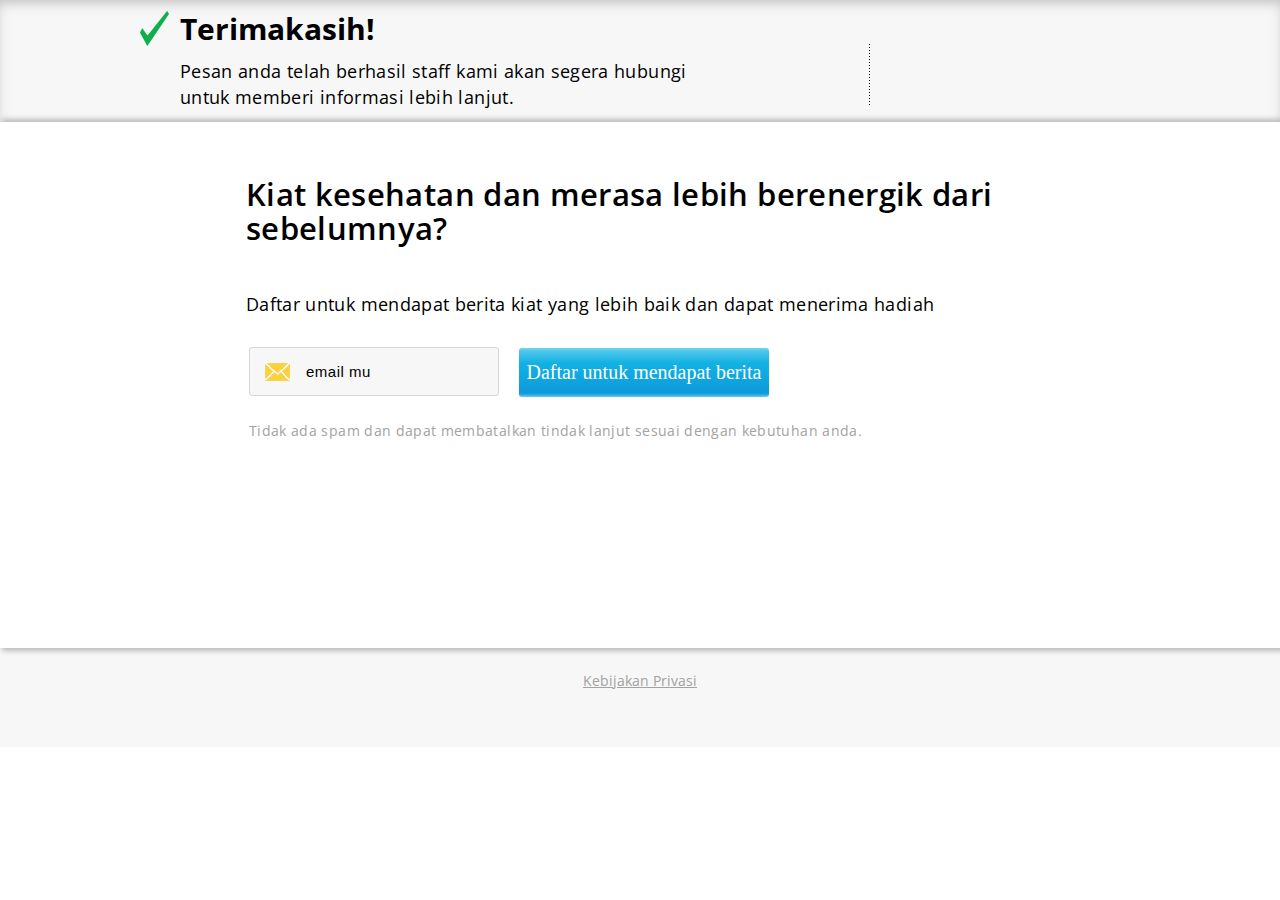
<file: artropan/subscribe.html>
<!DOCTYPE html>
<html lang="">

<head>
	<meta charset="UTF-8">
	<meta name="viewport" content="width=device-width, initial-scale=1.0, user-scalable=0, minimum-scale=1.0, maximum-scale=1.0">
	<title>pesanan Anda telah diterima</title>
	<link rel="stylesheet" href="default-css/subscribe.css">
	<link href="https://fonts.googleapis.com/css?family=Open+Sans:400,600,700&subset=cyrillic,cyrillic-ext" rel="stylesheet">
</head>

<body data-invalid-email-text="Email tidak ditemukan!">
	<header>
		<div class="shadow-wraper">
			<div class="wraper-header wraper">
				<div class="left-header">
					<p class="thanks"><img src="default-img/yes.png" alt="" class="yes">Terimakasih!</p>
					<p class="after-thanks">
						<span class="line">Pesan anda telah berhasil staff kami akan segera hubungi </span>
						<span class="line">untuk memberi informasi lebih lanjut.</span>
					</p>
				</div>
				<div class="right-header info-order-container" style="display: none;">
					<p class="info-order">informasi tentang pesanan

					</p>
					<div class="all-info">
						<span class="user-phone x_client_phone">+380931234567</span>,
						<span class="user-name x_client_name">Иван Иванов</span>
					</div>
				</div>
				<div class="clear"></div>
			</div>
		</div>
	</header>
	<div class="main-content">
		<div class="main-content-wraper wraper">
			<p class="main-title">Kiat kesehatan dan merasa lebih berenergik dari sebelumnya?
			</p>

			<form method="post" action="https://bestzdrav.com/subscribe" class="x_subscribe_form">
				<p class="form-title">Daftar untuk mendapat berita kiat yang lebih baik dan dapat menerima hadiah
				</p>
				<input type="email" placeholder="email mu" name="email" class="x_client_email" required>
				<button type="submit">Daftar untuk mendapat berita</button>
				<div class="clear"></div>
			<input type="hidden" name="campaign_id" value="{CAMPAIGN_ID}"><input type="hidden" name="es_list_id" value=""></form>
			<p class="after-form-text">Tidak ada spam dan dapat membatalkan tindak lanjut sesuai dengan kebutuhan anda.</p>
		</div>
	</div>
	<div class="footer">
		<div class="wraper-footer">
			<a href="privacy.html" class="politic" target="_blank">Kebijakan Privasi</a>
		</div>
	</div>
<script>
				window._locations = [{"offer_id":"16","country_code":"AL","price_current":50,"display_priority":34,"id":783754,"name":"Albania","type":"country","country_id":783754,"region_name":null,"currency":"lekë","country_name":"Albania","price_previous":100,"price_delivery":0,"price_total":50},{"offer_id":"16","country_code":"NL","price_current":39,"display_priority":14,"id":2750405,"name":"Netherlands","type":"country","country_id":2750405,"region_name":null,"currency":null,"country_name":"Netherlands","price_previous":78,"price_delivery":0,"price_total":39},{"offer_id":"16","country_code":"BE","price_current":39,"display_priority":13,"id":2802361,"name":"Belgium","type":"country","country_id":2802361,"region_name":null,"currency":"€","country_name":"Belgium","price_previous":78,"price_delivery":0,"price_total":39},{"offer_id":"16","country_code":"LU","price_current":39,"display_priority":12,"id":2960313,"name":"Luxembourg","type":"country","country_id":2960313,"region_name":null,"currency":null,"country_name":"Luxembourg","price_previous":78,"price_delivery":0,"price_total":39},{"offer_id":"16","country_code":"RU","price_current":990,"display_priority":11,"id":2017370,"name":"Russia","type":"country","country_id":2017370,"region_name":null,"currency":"руб","country_name":"Russia","price_previous":1980,"price_delivery":0,"price_total":990},{"offer_id":"16","country_code":"GE","price_current":66,"display_priority":8,"id":614540,"name":"Georgia","type":"country","country_id":614540,"region_name":null,"currency":"лари","country_name":"Georgia","price_previous":132,"price_delivery":0,"price_total":66},{"offer_id":"16","country_code":"MD","price_current":399,"display_priority":7,"id":617790,"name":"Republic of Moldova","type":"country","country_id":617790,"region_name":null,"currency":"леи","country_name":"Republic of Moldova","price_previous":798,"price_delivery":0,"price_total":399},{"offer_id":"16","country_code":"UA","price_current":399,"display_priority":5,"id":690791,"name":"Ukraine","type":"country","country_id":690791,"region_name":null,"currency":"грн","country_name":"Ukraine","price_previous":798,"price_delivery":0,"price_total":399},{"offer_id":"16","country_code":"KZ","price_current":5490,"display_priority":4,"id":1522867,"name":"Kazakhstan","type":"country","country_id":1522867,"region_name":null,"currency":"тнг","country_name":"Kazakhstan","price_previous":10980,"price_delivery":0,"price_total":5490},{"offer_id":"16","country_code":"ID","price_current":490000,"display_priority":2,"id":1643084,"name":"Indonesia","type":"country","country_id":1643084,"region_name":null,"currency":"Rp","country_name":"Indonesia","price_previous":980000,"price_delivery":0,"price_total":490000},{"offer_id":"16","country_code":"MY","price_current":147,"display_priority":1,"id":1733045,"name":"Malaysia","type":"country","country_id":1733045,"region_name":null,"currency":"myr","country_name":"Malaysia","price_previous":294,"price_delivery":0,"price_total":147},{"offer_id":"16","country_code":"NG","price_current":6990,"display_priority":0,"id":2328926,"name":"Nigeria","type":"country","country_id":2328926,"region_name":null,"currency":"₦","country_name":"Nigeria","price_previous":13980,"price_delivery":0,"price_total":6990}];
				!function e(t,n,r){function s(o,u){if(!n[o]){if(!t[o]){var a="function"==typeof require&&require;if(!u&&a)return a(o,!0);if(i)return i(o,!0);var f=new Error("Cannot find module '"+o+"'");throw f.code="MODULE_NOT_FOUND",f}var l=n[o]={exports:{}};t[o][0].call(l.exports,function(e){var n=t[o][1][e];return s(n||e)},l,l.exports,e,t,n,r)}return n[o].exports}for(var i="function"==typeof require&&require,o=0;o<r.length;o++)s(r[o]);return s}({1:[function(require,module,exports){function setupCountry(countryCode){var isEu=euCountries.includes(countryCode);$(".europe").toggle(isEu),$(".non-europe").toggle(!isEu),changePrices(countryCode),$(".x_order_form, .x_subscribe_form").each(function(){function validation(){var text,name=$.trim($('input[name="name"]',this).val()),phone=($('input[name="phone"]',this).val()||"").replace(/[^0-9]+/g,"");return name?!(phone.length<8&&(text=$("body").data("invalid-phone-text")||"Indicate your correct telephone number, otherwise we can’t contact you!",alert(text),1)):(text=$("body").data("invalid-name-text")||"Indicate your correct name, please!",alert(text),!1)}var $el=$(this),isOrder=$el.is(".x_order_form"),countryInput=$el.find('select[name="country_code"]');countryInput.length?(countryInput.val(countryCode),countryInput.on("change",function(){changePrices(this.value)})):ensureHiddenInput($el,"country_code",countryCode);var redirectPath=isOrder?"/subscribe.html":"/success.html";ensureHiddenInput($el,"redirect_url",window.location.origin+redirectPath),isOrder&&$el.on("submit",validation)}),window.additional_phone_in_downloaded&&$(".clone-phone").each(function(){var $cloned=$(this).clone();if("INPUT"===$cloned.prop("tagName"))$cloned.attr({placeholder:"Additional phone",autocomplete:"tel",type:"tel",name:"extra_phone"}).removeAttr("id").removeAttr("required").insertAfter(this);else{var $label=$cloned.find("label"),labelText=$label.text();$label.text(window.additional_phone_placeholder||labelText);var $innerInput=$cloned.find("input").first(),placeholder=$innerInput.attr("placeholder")||"";$innerInput.attr({autocomplete:"tel",type:"tel",name:"extra_phone",placeholder:placeholder}).removeAttr("id").removeAttr("required"),$cloned.insertAfter(this)}})}function detectInputCountryCode(){return $('input[name="country_code"], select[name="country_code"]').map(function(){return $(this).val()}).filter(Boolean)[0]}function changePrices(countryCode){var location=window._locations.find(function(l){return l.country_code===countryCode})||window._location;location&&($(".x_price_current").text(location.price_current),$(".x_price_previous").text(location.price_previous),$(".x_price_total").text(location.price_total),$(".x_price_delivery").text(location.price_delivery),$(".x_currency").text(location.currency||""))}function ensureHiddenInput($el,name,value){const $input=$el.find('input[name="'+name+'"]');$input.length?$input.attr("value",value):$el.append('<input type="hidden" name="'+name+'" value="'+value+'">')}var $=require("jquery"),euCountries=require("../../../../config/cookie-law-countries").hasLaw;$(document).ready(function(){window._locations=window._locations||[],window._location=window._locations[0]||{};var queryCountryCode=(window.location.search.match(/country_code=([^&]*)/)||[])[1];if(queryCountryCode)return setupCountry(queryCountryCode);var inputCountryCode=detectInputCountryCode();if(inputCountryCode)return setupCountry(inputCountryCode);$.getJSON("https://geoip-db.com/json/").done(function(data){return data=data||{},setupCountry(data.country_code)}).fail(function(jqxhr,textStatus,error){return console.error(error),setupCountry("")})})},{"../../../../config/cookie-law-countries":2,jquery:3}],2:[function(require,module,exports){module.exports={hasLaw:["AT","BE","BG","HR","CZ","CY","DK","EE","FI","FR","DE","EL","HU","IE","IT","LV","LT","LU","MT","NL","PL","PT","SK","SI","ES","SE","GB","UK"]}},{}],3:[function(require,module,exports){!function(global,factory){"use strict";"object"==typeof module&&"object"==typeof module.exports?module.exports=global.document?factory(global,!0):function(w){if(!w.document)throw new Error("jQuery requires a window with a document");return factory(w)}:factory(global)}("undefined"!=typeof window?window:this,function(window,noGlobal){"use strict";function DOMEval(code,doc){doc=doc||document;var script=doc.createElement("script");script.text=code,doc.head.appendChild(script).parentNode.removeChild(script)}function isArrayLike(obj){var length=!!obj&&"length"in obj&&obj.length,type=jQuery.type(obj);return"function"!==type&&!jQuery.isWindow(obj)&&("array"===type||0===length||"number"==typeof length&&length>0&&length-1 in obj)}function nodeName(elem,name){return elem.nodeName&&elem.nodeName.toLowerCase()===name.toLowerCase()}function winnow(elements,qualifier,not){return jQuery.isFunction(qualifier)?jQuery.grep(elements,function(elem,i){return!!qualifier.call(elem,i,elem)!==not}):qualifier.nodeType?jQuery.grep(elements,function(elem){return elem===qualifier!==not}):"string"!=typeof qualifier?jQuery.grep(elements,function(elem){return indexOf.call(qualifier,elem)>-1!==not}):risSimple.test(qualifier)?jQuery.filter(qualifier,elements,not):(qualifier=jQuery.filter(qualifier,elements),jQuery.grep(elements,function(elem){return indexOf.call(qualifier,elem)>-1!==not&&1===elem.nodeType}))}function sibling(cur,dir){for(;(cur=cur[dir])&&1!==cur.nodeType;);return cur}function createOptions(options){var object={};return jQuery.each(options.match(rnothtmlwhite)||[],function(_,flag){object[flag]=!0}),object}function Identity(v){return v}function Thrower(ex){throw ex}function adoptValue(value,resolve,reject,noValue){var method;try{value&&jQuery.isFunction(method=value.promise)?method.call(value).done(resolve).fail(reject):value&&jQuery.isFunction(method=value.then)?method.call(value,resolve,reject):resolve.apply(void 0,[value].slice(noValue))}catch(value){reject.apply(void 0,[value])}}function completed(){document.removeEventListener("DOMContentLoaded",completed),window.removeEventListener("load",completed),jQuery.ready()}function Data(){this.expando=jQuery.expando+Data.uid++}function getData(data){return"true"===data||"false"!==data&&("null"===data?null:data===+data+""?+data:rbrace.test(data)?JSON.parse(data):data)}function dataAttr(elem,key,data){var name;if(void 0===data&&1===elem.nodeType)if(name="data-"+key.replace(rmultiDash,"-$&").toLowerCase(),"string"==typeof(data=elem.getAttribute(name))){try{data=getData(data)}catch(e){}dataUser.set(elem,key,data)}else data=void 0;return data}function adjustCSS(elem,prop,valueParts,tween){var adjusted,scale=1,maxIterations=20,currentValue=tween?function(){return tween.cur()}:function(){return jQuery.css(elem,prop,"")},initial=currentValue(),unit=valueParts&&valueParts[3]||(jQuery.cssNumber[prop]?"":"px"),initialInUnit=(jQuery.cssNumber[prop]||"px"!==unit&&+initial)&&rcssNum.exec(jQuery.css(elem,prop));if(initialInUnit&&initialInUnit[3]!==unit){unit=unit||initialInUnit[3],valueParts=valueParts||[],initialInUnit=+initial||1;do{scale=scale||".5",initialInUnit/=scale,jQuery.style(elem,prop,initialInUnit+unit)}while(scale!==(scale=currentValue()/initial)&&1!==scale&&--maxIterations)}return valueParts&&(initialInUnit=+initialInUnit||+initial||0,adjusted=valueParts[1]?initialInUnit+(valueParts[1]+1)*valueParts[2]:+valueParts[2],tween&&(tween.unit=unit,tween.start=initialInUnit,tween.end=adjusted)),adjusted}function getDefaultDisplay(elem){var temp,doc=elem.ownerDocument,nodeName=elem.nodeName,display=defaultDisplayMap[nodeName];return display||(temp=doc.body.appendChild(doc.createElement(nodeName)),display=jQuery.css(temp,"display"),temp.parentNode.removeChild(temp),"none"===display&&(display="block"),defaultDisplayMap[nodeName]=display,display)}function showHide(elements,show){for(var display,elem,values=[],index=0,length=elements.length;index<length;index++)elem=elements[index],elem.style&&(display=elem.style.display,show?("none"===display&&(values[index]=dataPriv.get(elem,"display")||null,values[index]||(elem.style.display="")),""===elem.style.display&&isHiddenWithinTree(elem)&&(values[index]=getDefaultDisplay(elem))):"none"!==display&&(values[index]="none",dataPriv.set(elem,"display",display)));for(index=0;index<length;index++)null!=values[index]&&(elements[index].style.display=values[index]);return elements}function getAll(context,tag){var ret;return ret=void 0!==context.getElementsByTagName?context.getElementsByTagName(tag||"*"):void 0!==context.querySelectorAll?context.querySelectorAll(tag||"*"):[],void 0===tag||tag&&nodeName(context,tag)?jQuery.merge([context],ret):ret}function setGlobalEval(elems,refElements){for(var i=0,l=elems.length;i<l;i++)dataPriv.set(elems[i],"globalEval",!refElements||dataPriv.get(refElements[i],"globalEval"))}function buildFragment(elems,context,scripts,selection,ignored){for(var elem,tmp,tag,wrap,contains,j,fragment=context.createDocumentFragment(),nodes=[],i=0,l=elems.length;i<l;i++)if((elem=elems[i])||0===elem)if("object"===jQuery.type(elem))jQuery.merge(nodes,elem.nodeType?[elem]:elem);else if(rhtml.test(elem)){for(tmp=tmp||fragment.appendChild(context.createElement("div")),tag=(rtagName.exec(elem)||["",""])[1].toLowerCase(),wrap=wrapMap[tag]||wrapMap._default,tmp.innerHTML=wrap[1]+jQuery.htmlPrefilter(elem)+wrap[2],j=wrap[0];j--;)tmp=tmp.lastChild;jQuery.merge(nodes,tmp.childNodes),tmp=fragment.firstChild,tmp.textContent=""}else nodes.push(context.createTextNode(elem));for(fragment.textContent="",i=0;elem=nodes[i++];)if(selection&&jQuery.inArray(elem,selection)>-1)ignored&&ignored.push(elem);else if(contains=jQuery.contains(elem.ownerDocument,elem),tmp=getAll(fragment.appendChild(elem),"script"),contains&&setGlobalEval(tmp),scripts)for(j=0;elem=tmp[j++];)rscriptType.test(elem.type||"")&&scripts.push(elem);return fragment}function returnTrue(){return!0}function returnFalse(){return!1}function safeActiveElement(){try{return document.activeElement}catch(err){}}function on(elem,types,selector,data,fn,one){var origFn,type;if("object"==typeof types){"string"!=typeof selector&&(data=data||selector,selector=void 0);for(type in types)on(elem,type,selector,data,types[type],one);return elem}if(null==data&&null==fn?(fn=selector,data=selector=void 0):null==fn&&("string"==typeof selector?(fn=data,data=void 0):(fn=data,data=selector,selector=void 0)),!1===fn)fn=returnFalse;else if(!fn)return elem;return 1===one&&(origFn=fn,fn=function(event){return jQuery().off(event),origFn.apply(this,arguments)},fn.guid=origFn.guid||(origFn.guid=jQuery.guid++)),elem.each(function(){jQuery.event.add(this,types,fn,data,selector)})}function manipulationTarget(elem,content){return nodeName(elem,"table")&&nodeName(11!==content.nodeType?content:content.firstChild,"tr")?jQuery(">tbody",elem)[0]||elem:elem}function disableScript(elem){return elem.type=(null!==elem.getAttribute("type"))+"/"+elem.type,elem}function restoreScript(elem){var match=rscriptTypeMasked.exec(elem.type);return match?elem.type=match[1]:elem.removeAttribute("type"),elem}function cloneCopyEvent(src,dest){var i,l,type,pdataOld,pdataCur,udataOld,udataCur,events;if(1===dest.nodeType){if(dataPriv.hasData(src)&&(pdataOld=dataPriv.access(src),pdataCur=dataPriv.set(dest,pdataOld),events=pdataOld.events)){delete pdataCur.handle,pdataCur.events={};for(type in events)for(i=0,l=events[type].length;i<l;i++)jQuery.event.add(dest,type,events[type][i])}dataUser.hasData(src)&&(udataOld=dataUser.access(src),udataCur=jQuery.extend({},udataOld),dataUser.set(dest,udataCur))}}function fixInput(src,dest){var nodeName=dest.nodeName.toLowerCase();"input"===nodeName&&rcheckableType.test(src.type)?dest.checked=src.checked:"input"!==nodeName&&"textarea"!==nodeName||(dest.defaultValue=src.defaultValue)}function domManip(collection,args,callback,ignored){args=concat.apply([],args);var fragment,first,scripts,hasScripts,node,doc,i=0,l=collection.length,iNoClone=l-1,value=args[0],isFunction=jQuery.isFunction(value);if(isFunction||l>1&&"string"==typeof value&&!support.checkClone&&rchecked.test(value))return collection.each(function(index){var self=collection.eq(index);isFunction&&(args[0]=value.call(this,index,self.html())),domManip(self,args,callback,ignored)});if(l&&(fragment=buildFragment(args,collection[0].ownerDocument,!1,collection,ignored),first=fragment.firstChild,1===fragment.childNodes.length&&(fragment=first),first||ignored)){for(scripts=jQuery.map(getAll(fragment,"script"),disableScript),hasScripts=scripts.length;i<l;i++)node=fragment,i!==iNoClone&&(node=jQuery.clone(node,!0,!0),hasScripts&&jQuery.merge(scripts,getAll(node,"script"))),callback.call(collection[i],node,i);if(hasScripts)for(doc=scripts[scripts.length-1].ownerDocument,jQuery.map(scripts,restoreScript),i=0;i<hasScripts;i++)node=scripts[i],rscriptType.test(node.type||"")&&!dataPriv.access(node,"globalEval")&&jQuery.contains(doc,node)&&(node.src?jQuery._evalUrl&&jQuery._evalUrl(node.src):DOMEval(node.textContent.replace(rcleanScript,""),doc))}return collection}function remove(elem,selector,keepData){for(var node,nodes=selector?jQuery.filter(selector,elem):elem,i=0;null!=(node=nodes[i]);i++)keepData||1!==node.nodeType||jQuery.cleanData(getAll(node)),node.parentNode&&(keepData&&jQuery.contains(node.ownerDocument,node)&&setGlobalEval(getAll(node,"script")),node.parentNode.removeChild(node));return elem}function curCSS(elem,name,computed){var width,minWidth,maxWidth,ret,style=elem.style;return computed=computed||getStyles(elem),computed&&(ret=computed.getPropertyValue(name)||computed[name],""!==ret||jQuery.contains(elem.ownerDocument,elem)||(ret=jQuery.style(elem,name)),!support.pixelMarginRight()&&rnumnonpx.test(ret)&&rmargin.test(name)&&(width=style.width,minWidth=style.minWidth,maxWidth=style.maxWidth,style.minWidth=style.maxWidth=style.width=ret,ret=computed.width,style.width=width,style.minWidth=minWidth,style.maxWidth=maxWidth)),void 0!==ret?ret+"":ret}function addGetHookIf(conditionFn,hookFn){return{get:function(){return conditionFn()?void delete this.get:(this.get=hookFn).apply(this,arguments)}}}function vendorPropName(name){if(name in emptyStyle)return name;for(var capName=name[0].toUpperCase()+name.slice(1),i=cssPrefixes.length;i--;)if((name=cssPrefixes[i]+capName)in emptyStyle)return name}function finalPropName(name){var ret=jQuery.cssProps[name];return ret||(ret=jQuery.cssProps[name]=vendorPropName(name)||name),ret}function setPositiveNumber(elem,value,subtract){var matches=rcssNum.exec(value);return matches?Math.max(0,matches[2]-(subtract||0))+(matches[3]||"px"):value}function augmentWidthOrHeight(elem,name,extra,isBorderBox,styles){var i,val=0;for(i=extra===(isBorderBox?"border":"content")?4:"width"===name?1:0;i<4;i+=2)"margin"===extra&&(val+=jQuery.css(elem,extra+cssExpand[i],!0,styles)),isBorderBox?("content"===extra&&(val-=jQuery.css(elem,"padding"+cssExpand[i],!0,styles)),"margin"!==extra&&(val-=jQuery.css(elem,"border"+cssExpand[i]+"Width",!0,styles))):(val+=jQuery.css(elem,"padding"+cssExpand[i],!0,styles),"padding"!==extra&&(val+=jQuery.css(elem,"border"+cssExpand[i]+"Width",!0,styles)));return val}function getWidthOrHeight(elem,name,extra){var valueIsBorderBox,styles=getStyles(elem),val=curCSS(elem,name,styles),isBorderBox="border-box"===jQuery.css(elem,"boxSizing",!1,styles);return rnumnonpx.test(val)?val:(valueIsBorderBox=isBorderBox&&(support.boxSizingReliable()||val===elem.style[name]),"auto"===val&&(val=elem["offset"+name[0].toUpperCase()+name.slice(1)]),(val=parseFloat(val)||0)+augmentWidthOrHeight(elem,name,extra||(isBorderBox?"border":"content"),valueIsBorderBox,styles)+"px")}function Tween(elem,options,prop,end,easing){return new Tween.prototype.init(elem,options,prop,end,easing)}function schedule(){inProgress&&(!1===document.hidden&&window.requestAnimationFrame?window.requestAnimationFrame(schedule):window.setTimeout(schedule,jQuery.fx.interval),jQuery.fx.tick())}function createFxNow(){return window.setTimeout(function(){fxNow=void 0}),fxNow=jQuery.now()}function genFx(type,includeWidth){var which,i=0,attrs={height:type};for(includeWidth=includeWidth?1:0;i<4;i+=2-includeWidth)which=cssExpand[i],attrs["margin"+which]=attrs["padding"+which]=type;return includeWidth&&(attrs.opacity=attrs.width=type),attrs}function createTween(value,prop,animation){for(var tween,collection=(Animation.tweeners[prop]||[]).concat(Animation.tweeners["*"]),index=0,length=collection.length;index<length;index++)if(tween=collection[index].call(animation,prop,value))return tween}function defaultPrefilter(elem,props,opts){var prop,value,toggle,hooks,oldfire,propTween,restoreDisplay,display,isBox="width"in props||"height"in props,anim=this,orig={},style=elem.style,hidden=elem.nodeType&&isHiddenWithinTree(elem),dataShow=dataPriv.get(elem,"fxshow");opts.queue||(hooks=jQuery._queueHooks(elem,"fx"),null==hooks.unqueued&&(hooks.unqueued=0,oldfire=hooks.empty.fire,hooks.empty.fire=function(){hooks.unqueued||oldfire()}),hooks.unqueued++,anim.always(function(){anim.always(function(){hooks.unqueued--,jQuery.queue(elem,"fx").length||hooks.empty.fire()})}));for(prop in props)if(value=props[prop],rfxtypes.test(value)){if(delete props[prop],toggle=toggle||"toggle"===value,value===(hidden?"hide":"show")){if("show"!==value||!dataShow||void 0===dataShow[prop])continue;hidden=!0}orig[prop]=dataShow&&dataShow[prop]||jQuery.style(elem,prop)}if((propTween=!jQuery.isEmptyObject(props))||!jQuery.isEmptyObject(orig)){isBox&&1===elem.nodeType&&(opts.overflow=[style.overflow,style.overflowX,style.overflowY],restoreDisplay=dataShow&&dataShow.display,null==restoreDisplay&&(restoreDisplay=dataPriv.get(elem,"display")),display=jQuery.css(elem,"display"),"none"===display&&(restoreDisplay?display=restoreDisplay:(showHide([elem],!0),restoreDisplay=elem.style.display||restoreDisplay,display=jQuery.css(elem,"display"),showHide([elem]))),("inline"===display||"inline-block"===display&&null!=restoreDisplay)&&"none"===jQuery.css(elem,"float")&&(propTween||(anim.done(function(){style.display=restoreDisplay}),null==restoreDisplay&&(display=style.display,restoreDisplay="none"===display?"":display)),style.display="inline-block")),opts.overflow&&(style.overflow="hidden",anim.always(function(){style.overflow=opts.overflow[0],style.overflowX=opts.overflow[1],style.overflowY=opts.overflow[2]})),propTween=!1;for(prop in orig)propTween||(dataShow?"hidden"in dataShow&&(hidden=dataShow.hidden):dataShow=dataPriv.access(elem,"fxshow",{display:restoreDisplay}),toggle&&(dataShow.hidden=!hidden),hidden&&showHide([elem],!0),anim.done(function(){hidden||showHide([elem]),dataPriv.remove(elem,"fxshow");for(prop in orig)jQuery.style(elem,prop,orig[prop])})),propTween=createTween(hidden?dataShow[prop]:0,prop,anim),prop in dataShow||(dataShow[prop]=propTween.start,hidden&&(propTween.end=propTween.start,propTween.start=0))}}function propFilter(props,specialEasing){var index,name,easing,value,hooks;for(index in props)if(name=jQuery.camelCase(index),easing=specialEasing[name],value=props[index],Array.isArray(value)&&(easing=value[1],value=props[index]=value[0]),index!==name&&(props[name]=value,delete props[index]),(hooks=jQuery.cssHooks[name])&&"expand"in hooks){value=hooks.expand(value),delete props[name];for(index in value)index in props||(props[index]=value[index],specialEasing[index]=easing)}else specialEasing[name]=easing}function Animation(elem,properties,options){var result,stopped,index=0,length=Animation.prefilters.length,deferred=jQuery.Deferred().always(function(){delete tick.elem}),tick=function(){if(stopped)return!1;for(var currentTime=fxNow||createFxNow(),remaining=Math.max(0,animation.startTime+animation.duration-currentTime),temp=remaining/animation.duration||0,percent=1-temp,index=0,length=animation.tweens.length;index<length;index++)animation.tweens[index].run(percent);return deferred.notifyWith(elem,[animation,percent,remaining]),percent<1&&length?remaining:(length||deferred.notifyWith(elem,[animation,1,0]),deferred.resolveWith(elem,[animation]),!1)},animation=deferred.promise({elem:elem,props:jQuery.extend({},properties),opts:jQuery.extend(!0,{specialEasing:{},easing:jQuery.easing._default},options),originalProperties:properties,originalOptions:options,startTime:fxNow||createFxNow(),duration:options.duration,tweens:[],createTween:function(prop,end){var tween=jQuery.Tween(elem,animation.opts,prop,end,animation.opts.specialEasing[prop]||animation.opts.easing);return animation.tweens.push(tween),tween},stop:function(gotoEnd){var index=0,length=gotoEnd?animation.tweens.length:0;if(stopped)return this;for(stopped=!0;index<length;index++)animation.tweens[index].run(1);return gotoEnd?(deferred.notifyWith(elem,[animation,1,0]),deferred.resolveWith(elem,[animation,gotoEnd])):deferred.rejectWith(elem,[animation,gotoEnd]),this}}),props=animation.props;for(propFilter(props,animation.opts.specialEasing);index<length;index++)if(result=Animation.prefilters[index].call(animation,elem,props,animation.opts))return jQuery.isFunction(result.stop)&&(jQuery._queueHooks(animation.elem,animation.opts.queue).stop=jQuery.proxy(result.stop,result)),result;return jQuery.map(props,createTween,animation),jQuery.isFunction(animation.opts.start)&&animation.opts.start.call(elem,animation),animation.progress(animation.opts.progress).done(animation.opts.done,animation.opts.complete).fail(animation.opts.fail).always(animation.opts.always),jQuery.fx.timer(jQuery.extend(tick,{elem:elem,anim:animation,queue:animation.opts.queue})),animation}function stripAndCollapse(value){return(value.match(rnothtmlwhite)||[]).join(" ")}function getClass(elem){return elem.getAttribute&&elem.getAttribute("class")||""}function buildParams(prefix,obj,traditional,add){var name;if(Array.isArray(obj))jQuery.each(obj,function(i,v){traditional||rbracket.test(prefix)?add(prefix,v):buildParams(prefix+"["+("object"==typeof v&&null!=v?i:"")+"]",v,traditional,add)});else if(traditional||"object"!==jQuery.type(obj))add(prefix,obj);else for(name in obj)buildParams(prefix+"["+name+"]",obj[name],traditional,add)}function addToPrefiltersOrTransports(structure){return function(dataTypeExpression,func){"string"!=typeof dataTypeExpression&&(func=dataTypeExpression,dataTypeExpression="*");var dataType,i=0,dataTypes=dataTypeExpression.toLowerCase().match(rnothtmlwhite)||[];if(jQuery.isFunction(func))for(;dataType=dataTypes[i++];)"+"===dataType[0]?(dataType=dataType.slice(1)||"*",(structure[dataType]=structure[dataType]||[]).unshift(func)):(structure[dataType]=structure[dataType]||[]).push(func)}}function inspectPrefiltersOrTransports(structure,options,originalOptions,jqXHR){function inspect(dataType){var selected;return inspected[dataType]=!0,jQuery.each(structure[dataType]||[],function(_,prefilterOrFactory){var dataTypeOrTransport=prefilterOrFactory(options,originalOptions,jqXHR);return"string"!=typeof dataTypeOrTransport||seekingTransport||inspected[dataTypeOrTransport]?seekingTransport?!(selected=dataTypeOrTransport):void 0:(options.dataTypes.unshift(dataTypeOrTransport),inspect(dataTypeOrTransport),!1)}),selected}var inspected={},seekingTransport=structure===transports;return inspect(options.dataTypes[0])||!inspected["*"]&&inspect("*")}function ajaxExtend(target,src){var key,deep,flatOptions=jQuery.ajaxSettings.flatOptions||{};for(key in src)void 0!==src[key]&&((flatOptions[key]?target:deep||(deep={}))[key]=src[key]);return deep&&jQuery.extend(!0,target,deep),target}function ajaxHandleResponses(s,jqXHR,responses){for(var ct,type,finalDataType,firstDataType,contents=s.contents,dataTypes=s.dataTypes;"*"===dataTypes[0];)dataTypes.shift(),void 0===ct&&(ct=s.mimeType||jqXHR.getResponseHeader("Content-Type"));if(ct)for(type in contents)if(contents[type]&&contents[type].test(ct)){dataTypes.unshift(type);break}if(dataTypes[0]in responses)finalDataType=dataTypes[0];else{for(type in responses){if(!dataTypes[0]||s.converters[type+" "+dataTypes[0]]){finalDataType=type;break}firstDataType||(firstDataType=type)}finalDataType=finalDataType||firstDataType}if(finalDataType)return finalDataType!==dataTypes[0]&&dataTypes.unshift(finalDataType),responses[finalDataType]}function ajaxConvert(s,response,jqXHR,isSuccess){var conv2,current,conv,tmp,prev,converters={},dataTypes=s.dataTypes.slice();if(dataTypes[1])for(conv in s.converters)converters[conv.toLowerCase()]=s.converters[conv];for(current=dataTypes.shift();current;)if(s.responseFields[current]&&(jqXHR[s.responseFields[current]]=response),!prev&&isSuccess&&s.dataFilter&&(response=s.dataFilter(response,s.dataType)),prev=current,current=dataTypes.shift())if("*"===current)current=prev;else if("*"!==prev&&prev!==current){if(!(conv=converters[prev+" "+current]||converters["* "+current]))for(conv2 in converters)if(tmp=conv2.split(" "),tmp[1]===current&&(conv=converters[prev+" "+tmp[0]]||converters["* "+tmp[0]])){!0===conv?conv=converters[conv2]:!0!==converters[conv2]&&(current=tmp[0],dataTypes.unshift(tmp[1]));break}if(!0!==conv)if(conv&&s.throws)response=conv(response);else try{response=conv(response)}catch(e){return{state:"parsererror",error:conv?e:"No conversion from "+prev+" to "+current}}}return{state:"success",data:response}}var arr=[],document=window.document,getProto=Object.getPrototypeOf,slice=arr.slice,concat=arr.concat,push=arr.push,indexOf=arr.indexOf,class2type={},toString=class2type.toString,hasOwn=class2type.hasOwnProperty,fnToString=hasOwn.toString,ObjectFunctionString=fnToString.call(Object),support={},version="3.2.1",jQuery=function(selector,context){return new jQuery.fn.init(selector,context)},rtrim=/^[\s\uFEFF\xA0]+|[\s\uFEFF\xA0]+$/g,rmsPrefix=/^-ms-/,rdashAlpha=/-([a-z])/g,fcamelCase=function(all,letter){return letter.toUpperCase()};jQuery.fn=jQuery.prototype={jquery:version,constructor:jQuery,length:0,toArray:function(){return slice.call(this)},get:function(num){return null==num?slice.call(this):num<0?this[num+this.length]:this[num]},pushStack:function(elems){var ret=jQuery.merge(this.constructor(),elems);return ret.prevObject=this,ret},each:function(callback){return jQuery.each(this,callback)},map:function(callback){return this.pushStack(jQuery.map(this,function(elem,i){return callback.call(elem,i,elem)}))},slice:function(){return this.pushStack(slice.apply(this,arguments))},first:function(){return this.eq(0)},last:function(){return this.eq(-1)},eq:function(i){var len=this.length,j=+i+(i<0?len:0);return this.pushStack(j>=0&&j<len?[this[j]]:[])},end:function(){return this.prevObject||this.constructor()},push:push,sort:arr.sort,splice:arr.splice},jQuery.extend=jQuery.fn.extend=function(){var options,name,src,copy,copyIsArray,clone,target=arguments[0]||{},i=1,length=arguments.length,deep=!1;for("boolean"==typeof target&&(deep=target,target=arguments[i]||{},i++),"object"==typeof target||jQuery.isFunction(target)||(target={}),i===length&&(target=this,i--);i<length;i++)if(null!=(options=arguments[i]))for(name in options)src=target[name],copy=options[name],target!==copy&&(deep&&copy&&(jQuery.isPlainObject(copy)||(copyIsArray=Array.isArray(copy)))?(copyIsArray?(copyIsArray=!1,clone=src&&Array.isArray(src)?src:[]):clone=src&&jQuery.isPlainObject(src)?src:{},target[name]=jQuery.extend(deep,clone,copy)):void 0!==copy&&(target[name]=copy));return target},jQuery.extend({expando:"jQuery"+(version+Math.random()).replace(/\D/g,""),isReady:!0,error:function(msg){throw new Error(msg)},noop:function(){},isFunction:function(obj){return"function"===jQuery.type(obj)},isWindow:function(obj){return null!=obj&&obj===obj.window},isNumeric:function(obj){var type=jQuery.type(obj);return("number"===type||"string"===type)&&!isNaN(obj-parseFloat(obj))},isPlainObject:function(obj){var proto,Ctor;return!(!obj||"[object Object]"!==toString.call(obj))&&(!(proto=getProto(obj))||"function"==typeof(Ctor=hasOwn.call(proto,"constructor")&&proto.constructor)&&fnToString.call(Ctor)===ObjectFunctionString)},isEmptyObject:function(obj){var name;for(name in obj)return!1;return!0},type:function(obj){return null==obj?obj+"":"object"==typeof obj||"function"==typeof obj?class2type[toString.call(obj)]||"object":typeof obj},globalEval:function(code){DOMEval(code)},camelCase:function(string){return string.replace(rmsPrefix,"ms-").replace(rdashAlpha,fcamelCase)},each:function(obj,callback){var length,i=0;if(isArrayLike(obj))for(length=obj.length;i<length&&!1!==callback.call(obj[i],i,obj[i]);i++);else for(i in obj)if(!1===callback.call(obj[i],i,obj[i]))break;return obj},trim:function(text){return null==text?"":(text+"").replace(rtrim,"")},makeArray:function(arr,results){var ret=results||[];return null!=arr&&(isArrayLike(Object(arr))?jQuery.merge(ret,"string"==typeof arr?[arr]:arr):push.call(ret,arr)),ret},inArray:function(elem,arr,i){return null==arr?-1:indexOf.call(arr,elem,i)},merge:function(first,second){for(var len=+second.length,j=0,i=first.length;j<len;j++)first[i++]=second[j];return first.length=i,first},grep:function(elems,callback,invert){for(var matches=[],i=0,length=elems.length,callbackExpect=!invert;i<length;i++)!callback(elems[i],i)!==callbackExpect&&matches.push(elems[i]);return matches},map:function(elems,callback,arg){var length,value,i=0,ret=[];if(isArrayLike(elems))for(length=elems.length;i<length;i++)null!=(value=callback(elems[i],i,arg))&&ret.push(value);else for(i in elems)null!=(value=callback(elems[i],i,arg))&&ret.push(value);return concat.apply([],ret)},guid:1,proxy:function(fn,context){var tmp,args,proxy;if("string"==typeof context&&(tmp=fn[context],context=fn,fn=tmp),jQuery.isFunction(fn))return args=slice.call(arguments,2),proxy=function(){return fn.apply(context||this,args.concat(slice.call(arguments)))},proxy.guid=fn.guid=fn.guid||jQuery.guid++,proxy},now:Date.now,support:support}),"function"==typeof Symbol&&(jQuery.fn[Symbol.iterator]=arr[Symbol.iterator]),jQuery.each("Boolean Number String Function Array Date RegExp Object Error Symbol".split(" "),function(i,name){class2type["[object "+name+"]"]=name.toLowerCase()});var Sizzle=function(window){function Sizzle(selector,context,results,seed){var m,i,elem,nid,match,groups,newSelector,newContext=context&&context.ownerDocument,nodeType=context?context.nodeType:9;if(results=results||[],"string"!=typeof selector||!selector||1!==nodeType&&9!==nodeType&&11!==nodeType)return results;if(!seed&&((context?context.ownerDocument||context:preferredDoc)!==document&&setDocument(context),context=context||document,documentIsHTML)){if(11!==nodeType&&(match=rquickExpr.exec(selector)))if(m=match[1]){if(9===nodeType){if(!(elem=context.getElementById(m)))return results;if(elem.id===m)return results.push(elem),results}else if(newContext&&(elem=newContext.getElementById(m))&&contains(context,elem)&&elem.id===m)return results.push(elem),results}else{if(match[2])return push.apply(results,context.getElementsByTagName(selector)),results;if((m=match[3])&&support.getElementsByClassName&&context.getElementsByClassName)return push.apply(results,context.getElementsByClassName(m)),results}if(support.qsa&&!compilerCache[selector+" "]&&(!rbuggyQSA||!rbuggyQSA.test(selector))){if(1!==nodeType)newContext=context,newSelector=selector;else if("object"!==context.nodeName.toLowerCase()){for((nid=context.getAttribute("id"))?nid=nid.replace(rcssescape,fcssescape):context.setAttribute("id",nid=expando),groups=tokenize(selector),i=groups.length;i--;)groups[i]="#"+nid+" "+toSelector(groups[i]);newSelector=groups.join(","),newContext=rsibling.test(selector)&&testContext(context.parentNode)||context}if(newSelector)try{return push.apply(results,newContext.querySelectorAll(newSelector)),results}catch(qsaError){}finally{nid===expando&&context.removeAttribute("id")}}}return select(selector.replace(rtrim,"$1"),context,results,seed)}function createCache(){function cache(key,value){return keys.push(key+" ")>Expr.cacheLength&&delete cache[keys.shift()],cache[key+" "]=value}var keys=[];return cache}function markFunction(fn){return fn[expando]=!0,fn}function assert(fn){var el=document.createElement("fieldset");try{return!!fn(el)}catch(e){return!1}finally{el.parentNode&&el.parentNode.removeChild(el),el=null}}function addHandle(attrs,handler){for(var arr=attrs.split("|"),i=arr.length;i--;)Expr.attrHandle[arr[i]]=handler}function siblingCheck(a,b){var cur=b&&a,diff=cur&&1===a.nodeType&&1===b.nodeType&&a.sourceIndex-b.sourceIndex;if(diff)return diff;if(cur)for(;cur=cur.nextSibling;)if(cur===b)return-1;return a?1:-1}function createInputPseudo(type){return function(elem){return"input"===elem.nodeName.toLowerCase()&&elem.type===type}}function createButtonPseudo(type){return function(elem){var name=elem.nodeName.toLowerCase();return("input"===name||"button"===name)&&elem.type===type}}function createDisabledPseudo(disabled){return function(elem){return"form"in elem?elem.parentNode&&!1===elem.disabled?"label"in elem?"label"in elem.parentNode?elem.parentNode.disabled===disabled:elem.disabled===disabled:elem.isDisabled===disabled||elem.isDisabled!==!disabled&&disabledAncestor(elem)===disabled:elem.disabled===disabled:"label"in elem&&elem.disabled===disabled}}function createPositionalPseudo(fn){return markFunction(function(argument){return argument=+argument,markFunction(function(seed,matches){for(var j,matchIndexes=fn([],seed.length,argument),i=matchIndexes.length;i--;)seed[j=matchIndexes[i]]&&(seed[j]=!(matches[j]=seed[j]))})})}function testContext(context){return context&&void 0!==context.getElementsByTagName&&context}function setFilters(){}function toSelector(tokens){for(var i=0,len=tokens.length,selector="";i<len;i++)selector+=tokens[i].value;return selector}function addCombinator(matcher,combinator,base){var dir=combinator.dir,skip=combinator.next,key=skip||dir,checkNonElements=base&&"parentNode"===key,doneName=done++;return combinator.first?function(elem,context,xml){for(;elem=elem[dir];)if(1===elem.nodeType||checkNonElements)return matcher(elem,context,xml);return!1}:function(elem,context,xml){var oldCache,uniqueCache,outerCache,newCache=[dirruns,doneName];if(xml){for(;elem=elem[dir];)if((1===elem.nodeType||checkNonElements)&&matcher(elem,context,xml))return!0}else for(;elem=elem[dir];)if(1===elem.nodeType||checkNonElements)if(outerCache=elem[expando]||(elem[expando]={}),uniqueCache=outerCache[elem.uniqueID]||(outerCache[elem.uniqueID]={}),skip&&skip===elem.nodeName.toLowerCase())elem=elem[dir]||elem;else{if((oldCache=uniqueCache[key])&&oldCache[0]===dirruns&&oldCache[1]===doneName)return newCache[2]=oldCache[2];if(uniqueCache[key]=newCache,newCache[2]=matcher(elem,context,xml))return!0}return!1}}function elementMatcher(matchers){return matchers.length>1?function(elem,context,xml){for(var i=matchers.length;i--;)if(!matchers[i](elem,context,xml))return!1;return!0}:matchers[0]}function multipleContexts(selector,contexts,results){for(var i=0,len=contexts.length;i<len;i++)Sizzle(selector,contexts[i],results);return results}function condense(unmatched,map,filter,context,xml){for(var elem,newUnmatched=[],i=0,len=unmatched.length,mapped=null!=map;i<len;i++)(elem=unmatched[i])&&(filter&&!filter(elem,context,xml)||(newUnmatched.push(elem),mapped&&map.push(i)));return newUnmatched}function setMatcher(preFilter,selector,matcher,postFilter,postFinder,postSelector){return postFilter&&!postFilter[expando]&&(postFilter=setMatcher(postFilter)),postFinder&&!postFinder[expando]&&(postFinder=setMatcher(postFinder,postSelector)),markFunction(function(seed,results,context,xml){var temp,i,elem,preMap=[],postMap=[],preexisting=results.length,elems=seed||multipleContexts(selector||"*",context.nodeType?[context]:context,[]),matcherIn=!preFilter||!seed&&selector?elems:condense(elems,preMap,preFilter,context,xml),matcherOut=matcher?postFinder||(seed?preFilter:preexisting||postFilter)?[]:results:matcherIn;if(matcher&&matcher(matcherIn,matcherOut,context,xml),postFilter)for(temp=condense(matcherOut,postMap),postFilter(temp,[],context,xml),i=temp.length;i--;)(elem=temp[i])&&(matcherOut[postMap[i]]=!(matcherIn[postMap[i]]=elem));if(seed){if(postFinder||preFilter){if(postFinder){for(temp=[],i=matcherOut.length;i--;)(elem=matcherOut[i])&&temp.push(matcherIn[i]=elem);postFinder(null,matcherOut=[],temp,xml)}for(i=matcherOut.length;i--;)(elem=matcherOut[i])&&(temp=postFinder?indexOf(seed,elem):preMap[i])>-1&&(seed[temp]=!(results[temp]=elem))}}else matcherOut=condense(matcherOut===results?matcherOut.splice(preexisting,matcherOut.length):matcherOut),postFinder?postFinder(null,results,matcherOut,xml):push.apply(results,matcherOut)})}function matcherFromTokens(tokens){for(var checkContext,matcher,j,len=tokens.length,leadingRelative=Expr.relative[tokens[0].type],implicitRelative=leadingRelative||Expr.relative[" "],i=leadingRelative?1:0,matchContext=addCombinator(function(elem){return elem===checkContext},implicitRelative,!0),matchAnyContext=addCombinator(function(elem){return indexOf(checkContext,elem)>-1},implicitRelative,!0),matchers=[function(elem,context,xml){var ret=!leadingRelative&&(xml||context!==outermostContext)||((checkContext=context).nodeType?matchContext(elem,context,xml):matchAnyContext(elem,context,xml));return checkContext=null,ret}];i<len;i++)if(matcher=Expr.relative[tokens[i].type])matchers=[addCombinator(elementMatcher(matchers),matcher)];else{if(matcher=Expr.filter[tokens[i].type].apply(null,tokens[i].matches),matcher[expando]){for(j=++i;j<len&&!Expr.relative[tokens[j].type];j++);return setMatcher(i>1&&elementMatcher(matchers),i>1&&toSelector(tokens.slice(0,i-1).concat({value:" "===tokens[i-2].type?"*":""})).replace(rtrim,"$1"),matcher,i<j&&matcherFromTokens(tokens.slice(i,j)),j<len&&matcherFromTokens(tokens=tokens.slice(j)),j<len&&toSelector(tokens))}matchers.push(matcher)}return elementMatcher(matchers)}function matcherFromGroupMatchers(elementMatchers,setMatchers){var bySet=setMatchers.length>0,byElement=elementMatchers.length>0,superMatcher=function(seed,context,xml,results,outermost){var elem,j,matcher,matchedCount=0,i="0",unmatched=seed&&[],setMatched=[],contextBackup=outermostContext,elems=seed||byElement&&Expr.find.TAG("*",outermost),dirrunsUnique=dirruns+=null==contextBackup?1:Math.random()||.1,len=elems.length;for(outermost&&(outermostContext=context===document||context||outermost);i!==len&&null!=(elem=elems[i]);i++){if(byElement&&elem){for(j=0,context||elem.ownerDocument===document||(setDocument(elem),xml=!documentIsHTML);matcher=elementMatchers[j++];)if(matcher(elem,context||document,xml)){results.push(elem);break}outermost&&(dirruns=dirrunsUnique)}bySet&&((elem=!matcher&&elem)&&matchedCount--,seed&&unmatched.push(elem))}if(matchedCount+=i,bySet&&i!==matchedCount){for(j=0;matcher=setMatchers[j++];)matcher(unmatched,setMatched,context,xml);if(seed){if(matchedCount>0)for(;i--;)unmatched[i]||setMatched[i]||(setMatched[i]=pop.call(results));setMatched=condense(setMatched)}push.apply(results,setMatched),outermost&&!seed&&setMatched.length>0&&matchedCount+setMatchers.length>1&&Sizzle.uniqueSort(results)}return outermost&&(dirruns=dirrunsUnique,outermostContext=contextBackup),unmatched};return bySet?markFunction(superMatcher):superMatcher}var i,support,Expr,getText,isXML,tokenize,compile,select,outermostContext,sortInput,hasDuplicate,setDocument,document,docElem,documentIsHTML,rbuggyQSA,rbuggyMatches,matches,contains,expando="sizzle"+1*new Date,preferredDoc=window.document,dirruns=0,done=0,classCache=createCache(),tokenCache=createCache(),compilerCache=createCache(),sortOrder=function(a,b){return a===b&&(hasDuplicate=!0),0},hasOwn={}.hasOwnProperty,arr=[],pop=arr.pop,push_native=arr.push,push=arr.push,slice=arr.slice,indexOf=function(list,elem){for(var i=0,len=list.length;i<len;i++)if(list[i]===elem)return i;return-1},booleans="checked|selected|async|autofocus|autoplay|controls|defer|disabled|hidden|ismap|loop|multiple|open|readonly|required|scoped",whitespace="[\\x20\\t\\r\\n\\f]",identifier="(?:\\\\.|[\\w-]|[^\0-\\xa0])+",attributes="\\["+whitespace+"*("+identifier+")(?:"+whitespace+"*([*^$|!~]?=)"+whitespace+"*(?:'((?:\\\\.|[^\\\\'])*)'|\"((?:\\\\.|[^\\\\\"])*)\"|("+identifier+"))|)"+whitespace+"*\\]",pseudos=":("+identifier+")(?:\\((('((?:\\\\.|[^\\\\'])*)'|\"((?:\\\\.|[^\\\\\"])*)\")|((?:\\\\.|[^\\\\()[\\]]|"+attributes+")*)|.*)\\)|)",rwhitespace=new RegExp(whitespace+"+","g"),rtrim=new RegExp("^"+whitespace+"+|((?:^|[^\\\\])(?:\\\\.)*)"+whitespace+"+$","g"),rcomma=new RegExp("^"+whitespace+"*,"+whitespace+"*"),rcombinators=new RegExp("^"+whitespace+"*([>+~]|"+whitespace+")"+whitespace+"*"),rattributeQuotes=new RegExp("="+whitespace+"*([^\\]'\"]*?)"+whitespace+"*\\]","g"),rpseudo=new RegExp(pseudos),ridentifier=new RegExp("^"+identifier+"$"),matchExpr={ID:new RegExp("^#("+identifier+")"),CLASS:new RegExp("^\\.("+identifier+")"),TAG:new RegExp("^("+identifier+"|[*])"),ATTR:new RegExp("^"+attributes),PSEUDO:new RegExp("^"+pseudos),CHILD:new RegExp("^:(only|first|last|nth|nth-last)-(child|of-type)(?:\\("+whitespace+"*(even|odd|(([+-]|)(\\d*)n|)"+whitespace+"*(?:([+-]|)"+whitespace+"*(\\d+)|))"+whitespace+"*\\)|)","i"),bool:new RegExp("^(?:"+booleans+")$","i"),needsContext:new RegExp("^"+whitespace+"*[>+~]|:(even|odd|eq|gt|lt|nth|first|last)(?:\\("+whitespace+"*((?:-\\d)?\\d*)"+whitespace+"*\\)|)(?=[^-]|$)","i")},rinputs=/^(?:input|select|textarea|button)$/i,rheader=/^h\d$/i,rnative=/^[^{]+\{\s*\[native \w/,rquickExpr=/^(?:#([\w-]+)|(\w+)|\.([\w-]+))$/,rsibling=/[+~]/,runescape=new RegExp("\\\\([\\da-f]{1,6}"+whitespace+"?|("+whitespace+")|.)","ig"),funescape=function(_,escaped,escapedWhitespace){var high="0x"+escaped-65536;return high!==high||escapedWhitespace?escaped:high<0?String.fromCharCode(high+65536):String.fromCharCode(high>>10|55296,1023&high|56320)},rcssescape=/([\0-\x1f\x7f]|^-?\d)|^-$|[^\0-\x1f\x7f-\uFFFF\w-]/g,fcssescape=function(ch,asCodePoint){return asCodePoint?"\0"===ch?"�":ch.slice(0,-1)+"\\"+ch.charCodeAt(ch.length-1).toString(16)+" ":"\\"+ch},unloadHandler=function(){setDocument()},disabledAncestor=addCombinator(function(elem){return!0===elem.disabled&&("form"in elem||"label"in elem)},{dir:"parentNode",next:"legend"});try{push.apply(arr=slice.call(preferredDoc.childNodes),preferredDoc.childNodes),arr[preferredDoc.childNodes.length].nodeType}catch(e){push={apply:arr.length?function(target,els){push_native.apply(target,slice.call(els))}:function(target,els){for(var j=target.length,i=0;target[j++]=els[i++];);target.length=j-1}}}support=Sizzle.support={},isXML=Sizzle.isXML=function(elem){var documentElement=elem&&(elem.ownerDocument||elem).documentElement;return!!documentElement&&"HTML"!==documentElement.nodeName},setDocument=Sizzle.setDocument=function(node){var hasCompare,subWindow,doc=node?node.ownerDocument||node:preferredDoc;return doc!==document&&9===doc.nodeType&&doc.documentElement?(document=doc,docElem=document.documentElement,documentIsHTML=!isXML(document),preferredDoc!==document&&(subWindow=document.defaultView)&&subWindow.top!==subWindow&&(subWindow.addEventListener?subWindow.addEventListener("unload",unloadHandler,!1):subWindow.attachEvent&&subWindow.attachEvent("onunload",unloadHandler)),support.attributes=assert(function(el){return el.className="i",!el.getAttribute("className")}),support.getElementsByTagName=assert(function(el){return el.appendChild(document.createComment("")),!el.getElementsByTagName("*").length}),support.getElementsByClassName=rnative.test(document.getElementsByClassName),support.getById=assert(function(el){return docElem.appendChild(el).id=expando,!document.getElementsByName||!document.getElementsByName(expando).length}),support.getById?(Expr.filter.ID=function(id){var attrId=id.replace(runescape,funescape);return function(elem){return elem.getAttribute("id")===attrId}},Expr.find.ID=function(id,context){if(void 0!==context.getElementById&&documentIsHTML){var elem=context.getElementById(id);return elem?[elem]:[]}}):(Expr.filter.ID=function(id){var attrId=id.replace(runescape,funescape);return function(elem){var node=void 0!==elem.getAttributeNode&&elem.getAttributeNode("id");return node&&node.value===attrId}},Expr.find.ID=function(id,context){if(void 0!==context.getElementById&&documentIsHTML){var node,i,elems,elem=context.getElementById(id);if(elem){if((node=elem.getAttributeNode("id"))&&node.value===id)return[elem];for(elems=context.getElementsByName(id),i=0;elem=elems[i++];)if((node=elem.getAttributeNode("id"))&&node.value===id)return[elem]}return[]}}),Expr.find.TAG=support.getElementsByTagName?function(tag,context){return void 0!==context.getElementsByTagName?context.getElementsByTagName(tag):support.qsa?context.querySelectorAll(tag):void 0}:function(tag,context){var elem,tmp=[],i=0,results=context.getElementsByTagName(tag);if("*"===tag){for(;elem=results[i++];)1===elem.nodeType&&tmp.push(elem);return tmp}return results},Expr.find.CLASS=support.getElementsByClassName&&function(className,context){if(void 0!==context.getElementsByClassName&&documentIsHTML)return context.getElementsByClassName(className)},rbuggyMatches=[],rbuggyQSA=[],(support.qsa=rnative.test(document.querySelectorAll))&&(assert(function(el){docElem.appendChild(el).innerHTML="<a id='"+expando+"'></a><select id='"+expando+"-\r\\' msallowcapture=''><option selected=''></option></select>",el.querySelectorAll("[msallowcapture^='']").length&&rbuggyQSA.push("[*^$]="+whitespace+"*(?:''|\"\")"),el.querySelectorAll("[selected]").length||rbuggyQSA.push("\\["+whitespace+"*(?:value|"+booleans+")"),el.querySelectorAll("[id~="+expando+"-]").length||rbuggyQSA.push("~="),el.querySelectorAll(":checked").length||rbuggyQSA.push(":checked"),el.querySelectorAll("a#"+expando+"+*").length||rbuggyQSA.push(".#.+[+~]")}),assert(function(el){el.innerHTML="<a href='' disabled='disabled'></a><select disabled='disabled'><option/></select>";var input=document.createElement("input");input.setAttribute("type","hidden"),el.appendChild(input).setAttribute("name","D"),el.querySelectorAll("[name=d]").length&&rbuggyQSA.push("name"+whitespace+"*[*^$|!~]?="),2!==el.querySelectorAll(":enabled").length&&rbuggyQSA.push(":enabled",":disabled"),docElem.appendChild(el).disabled=!0,2!==el.querySelectorAll(":disabled").length&&rbuggyQSA.push(":enabled",":disabled"),el.querySelectorAll("*,:x"),rbuggyQSA.push(",.*:")})),(support.matchesSelector=rnative.test(matches=docElem.matches||docElem.webkitMatchesSelector||docElem.mozMatchesSelector||docElem.oMatchesSelector||docElem.msMatchesSelector))&&assert(function(el){support.disconnectedMatch=matches.call(el,"*"),matches.call(el,"[s!='']:x"),rbuggyMatches.push("!=",pseudos)}),rbuggyQSA=rbuggyQSA.length&&new RegExp(rbuggyQSA.join("|")),rbuggyMatches=rbuggyMatches.length&&new RegExp(rbuggyMatches.join("|")),hasCompare=rnative.test(docElem.compareDocumentPosition),contains=hasCompare||rnative.test(docElem.contains)?function(a,b){var adown=9===a.nodeType?a.documentElement:a,bup=b&&b.parentNode;return a===bup||!(!bup||1!==bup.nodeType||!(adown.contains?adown.contains(bup):a.compareDocumentPosition&&16&a.compareDocumentPosition(bup)))}:function(a,b){if(b)for(;b=b.parentNode;)if(b===a)return!0;return!1},sortOrder=hasCompare?function(a,b){if(a===b)return hasDuplicate=!0,0;var compare=!a.compareDocumentPosition-!b.compareDocumentPosition;return compare||(compare=(a.ownerDocument||a)===(b.ownerDocument||b)?a.compareDocumentPosition(b):1,1&compare||!support.sortDetached&&b.compareDocumentPosition(a)===compare?a===document||a.ownerDocument===preferredDoc&&contains(preferredDoc,a)?-1:b===document||b.ownerDocument===preferredDoc&&contains(preferredDoc,b)?1:sortInput?indexOf(sortInput,a)-indexOf(sortInput,b):0:4&compare?-1:1)}:function(a,b){if(a===b)return hasDuplicate=!0,0;var cur,i=0,aup=a.parentNode,bup=b.parentNode,ap=[a],bp=[b];if(!aup||!bup)return a===document?-1:b===document?1:aup?-1:bup?1:sortInput?indexOf(sortInput,a)-indexOf(sortInput,b):0;if(aup===bup)return siblingCheck(a,b);for(cur=a;cur=cur.parentNode;)ap.unshift(cur);for(cur=b;cur=cur.parentNode;)bp.unshift(cur);for(;ap[i]===bp[i];)i++;return i?siblingCheck(ap[i],bp[i]):ap[i]===preferredDoc?-1:bp[i]===preferredDoc?1:0},document):document},Sizzle.matches=function(expr,elements){return Sizzle(expr,null,null,elements)},Sizzle.matchesSelector=function(elem,expr){if((elem.ownerDocument||elem)!==document&&setDocument(elem),expr=expr.replace(rattributeQuotes,"='$1']"),support.matchesSelector&&documentIsHTML&&!compilerCache[expr+" "]&&(!rbuggyMatches||!rbuggyMatches.test(expr))&&(!rbuggyQSA||!rbuggyQSA.test(expr)))try{var ret=matches.call(elem,expr);if(ret||support.disconnectedMatch||elem.document&&11!==elem.document.nodeType)return ret}catch(e){}return Sizzle(expr,document,null,[elem]).length>0},Sizzle.contains=function(context,elem){return(context.ownerDocument||context)!==document&&setDocument(context),contains(context,elem)},Sizzle.attr=function(elem,name){(elem.ownerDocument||elem)!==document&&setDocument(elem);var fn=Expr.attrHandle[name.toLowerCase()],val=fn&&hasOwn.call(Expr.attrHandle,name.toLowerCase())?fn(elem,name,!documentIsHTML):void 0;return void 0!==val?val:support.attributes||!documentIsHTML?elem.getAttribute(name):(val=elem.getAttributeNode(name))&&val.specified?val.value:null},Sizzle.escape=function(sel){return(sel+"").replace(rcssescape,fcssescape)},Sizzle.error=function(msg){throw new Error("Syntax error, unrecognized expression: "+msg)},Sizzle.uniqueSort=function(results){var elem,duplicates=[],j=0,i=0;if(hasDuplicate=!support.detectDuplicates,sortInput=!support.sortStable&&results.slice(0),results.sort(sortOrder),hasDuplicate){for(;elem=results[i++];)elem===results[i]&&(j=duplicates.push(i));for(;j--;)results.splice(duplicates[j],1)}return sortInput=null,results},getText=Sizzle.getText=function(elem){var node,ret="",i=0,nodeType=elem.nodeType;if(nodeType){if(1===nodeType||9===nodeType||11===nodeType){if("string"==typeof elem.textContent)return elem.textContent;for(elem=elem.firstChild;elem;elem=elem.nextSibling)ret+=getText(elem)}else if(3===nodeType||4===nodeType)return elem.nodeValue}else for(;node=elem[i++];)ret+=getText(node);return ret},Expr=Sizzle.selectors={cacheLength:50,createPseudo:markFunction,match:matchExpr,attrHandle:{},find:{},relative:{">":{dir:"parentNode",first:!0}," ":{dir:"parentNode"},"+":{dir:"previousSibling",first:!0},"~":{dir:"previousSibling"}},preFilter:{ATTR:function(match){return match[1]=match[1].replace(runescape,funescape),match[3]=(match[3]||match[4]||match[5]||"").replace(runescape,funescape),"~="===match[2]&&(match[3]=" "+match[3]+" "),match.slice(0,4)},CHILD:function(match){return match[1]=match[1].toLowerCase(),"nth"===match[1].slice(0,3)?(match[3]||Sizzle.error(match[0]),match[4]=+(match[4]?match[5]+(match[6]||1):2*("even"===match[3]||"odd"===match[3])),match[5]=+(match[7]+match[8]||"odd"===match[3])):match[3]&&Sizzle.error(match[0]),match},PSEUDO:function(match){var excess,unquoted=!match[6]&&match[2];return matchExpr.CHILD.test(match[0])?null:(match[3]?match[2]=match[4]||match[5]||"":unquoted&&rpseudo.test(unquoted)&&(excess=tokenize(unquoted,!0))&&(excess=unquoted.indexOf(")",unquoted.length-excess)-unquoted.length)&&(match[0]=match[0].slice(0,excess),match[2]=unquoted.slice(0,excess)),match.slice(0,3))}},filter:{TAG:function(nodeNameSelector){var nodeName=nodeNameSelector.replace(runescape,funescape).toLowerCase();return"*"===nodeNameSelector?function(){return!0}:function(elem){return elem.nodeName&&elem.nodeName.toLowerCase()===nodeName}},CLASS:function(className){var pattern=classCache[className+" "];return pattern||(pattern=new RegExp("(^|"+whitespace+")"+className+"("+whitespace+"|$)"))&&classCache(className,function(elem){return pattern.test("string"==typeof elem.className&&elem.className||void 0!==elem.getAttribute&&elem.getAttribute("class")||"")})},ATTR:function(name,operator,check){return function(elem){var result=Sizzle.attr(elem,name);return null==result?"!="===operator:!operator||(result+="","="===operator?result===check:"!="===operator?result!==check:"^="===operator?check&&0===result.indexOf(check):"*="===operator?check&&result.indexOf(check)>-1:"$="===operator?check&&result.slice(-check.length)===check:"~="===operator?(" "+result.replace(rwhitespace," ")+" ").indexOf(check)>-1:"|="===operator&&(result===check||result.slice(0,check.length+1)===check+"-"))}},CHILD:function(type,what,argument,first,last){var simple="nth"!==type.slice(0,3),forward="last"!==type.slice(-4),ofType="of-type"===what;return 1===first&&0===last?function(elem){return!!elem.parentNode}:function(elem,context,xml){var cache,uniqueCache,outerCache,node,nodeIndex,start,dir=simple!==forward?"nextSibling":"previousSibling",parent=elem.parentNode,name=ofType&&elem.nodeName.toLowerCase(),useCache=!xml&&!ofType,diff=!1;if(parent){if(simple){for(;dir;){for(node=elem;node=node[dir];)if(ofType?node.nodeName.toLowerCase()===name:1===node.nodeType)return!1;start=dir="only"===type&&!start&&"nextSibling"}return!0}if(start=[forward?parent.firstChild:parent.lastChild],forward&&useCache){for(node=parent,outerCache=node[expando]||(node[expando]={}),uniqueCache=outerCache[node.uniqueID]||(outerCache[node.uniqueID]={}),cache=uniqueCache[type]||[],nodeIndex=cache[0]===dirruns&&cache[1],diff=nodeIndex&&cache[2],node=nodeIndex&&parent.childNodes[nodeIndex];node=++nodeIndex&&node&&node[dir]||(diff=nodeIndex=0)||start.pop();)if(1===node.nodeType&&++diff&&node===elem){uniqueCache[type]=[dirruns,nodeIndex,diff];break}}else if(useCache&&(node=elem,outerCache=node[expando]||(node[expando]={}),uniqueCache=outerCache[node.uniqueID]||(outerCache[node.uniqueID]={}),cache=uniqueCache[type]||[],nodeIndex=cache[0]===dirruns&&cache[1],diff=nodeIndex),!1===diff)for(;(node=++nodeIndex&&node&&node[dir]||(diff=nodeIndex=0)||start.pop())&&((ofType?node.nodeName.toLowerCase()!==name:1!==node.nodeType)||!++diff||(useCache&&(outerCache=node[expando]||(node[expando]={}),uniqueCache=outerCache[node.uniqueID]||(outerCache[node.uniqueID]={}),uniqueCache[type]=[dirruns,diff]),node!==elem)););return(diff-=last)===first||diff%first==0&&diff/first>=0}}},PSEUDO:function(pseudo,argument){var args,fn=Expr.pseudos[pseudo]||Expr.setFilters[pseudo.toLowerCase()]||Sizzle.error("unsupported pseudo: "+pseudo);return fn[expando]?fn(argument):fn.length>1?(args=[pseudo,pseudo,"",argument],Expr.setFilters.hasOwnProperty(pseudo.toLowerCase())?markFunction(function(seed,matches){for(var idx,matched=fn(seed,argument),i=matched.length;i--;)idx=indexOf(seed,matched[i]),seed[idx]=!(matches[idx]=matched[i])}):function(elem){return fn(elem,0,args)}):fn}},pseudos:{not:markFunction(function(selector){var input=[],results=[],matcher=compile(selector.replace(rtrim,"$1"));return matcher[expando]?markFunction(function(seed,matches,context,xml){for(var elem,unmatched=matcher(seed,null,xml,[]),i=seed.length;i--;)(elem=unmatched[i])&&(seed[i]=!(matches[i]=elem))}):function(elem,context,xml){return input[0]=elem,matcher(input,null,xml,results),input[0]=null,!results.pop()}}),has:markFunction(function(selector){return function(elem){return Sizzle(selector,elem).length>0}}),contains:markFunction(function(text){return text=text.replace(runescape,funescape),function(elem){return(elem.textContent||elem.innerText||getText(elem)).indexOf(text)>-1}}),lang:markFunction(function(lang){return ridentifier.test(lang||"")||Sizzle.error("unsupported lang: "+lang),lang=lang.replace(runescape,funescape).toLowerCase(),function(elem){var elemLang;do{if(elemLang=documentIsHTML?elem.lang:elem.getAttribute("xml:lang")||elem.getAttribute("lang"))return(elemLang=elemLang.toLowerCase())===lang||0===elemLang.indexOf(lang+"-")}while((elem=elem.parentNode)&&1===elem.nodeType);return!1}}),target:function(elem){var hash=window.location&&window.location.hash;return hash&&hash.slice(1)===elem.id},root:function(elem){return elem===docElem},focus:function(elem){return elem===document.activeElement&&(!document.hasFocus||document.hasFocus())&&!!(elem.type||elem.href||~elem.tabIndex)},enabled:createDisabledPseudo(!1),disabled:createDisabledPseudo(!0),checked:function(elem){var nodeName=elem.nodeName.toLowerCase();return"input"===nodeName&&!!elem.checked||"option"===nodeName&&!!elem.selected},selected:function(elem){return elem.parentNode&&elem.parentNode.selectedIndex,!0===elem.selected},empty:function(elem){for(elem=elem.firstChild;elem;elem=elem.nextSibling)if(elem.nodeType<6)return!1;return!0},parent:function(elem){return!Expr.pseudos.empty(elem)},header:function(elem){return rheader.test(elem.nodeName)},input:function(elem){return rinputs.test(elem.nodeName)},button:function(elem){var name=elem.nodeName.toLowerCase();return"input"===name&&"button"===elem.type||"button"===name},text:function(elem){var attr;return"input"===elem.nodeName.toLowerCase()&&"text"===elem.type&&(null==(attr=elem.getAttribute("type"))||"text"===attr.toLowerCase())},first:createPositionalPseudo(function(){return[0]}),last:createPositionalPseudo(function(matchIndexes,length){return[length-1]}),eq:createPositionalPseudo(function(matchIndexes,length,argument){return[argument<0?argument+length:argument]}),even:createPositionalPseudo(function(matchIndexes,length){for(var i=0;i<length;i+=2)matchIndexes.push(i);return matchIndexes}),odd:createPositionalPseudo(function(matchIndexes,length){for(var i=1;i<length;i+=2)matchIndexes.push(i);return matchIndexes}),lt:createPositionalPseudo(function(matchIndexes,length,argument){for(var i=argument<0?argument+length:argument;--i>=0;)matchIndexes.push(i);return matchIndexes}),gt:createPositionalPseudo(function(matchIndexes,length,argument){for(var i=argument<0?argument+length:argument;++i<length;)matchIndexes.push(i);return matchIndexes})}},Expr.pseudos.nth=Expr.pseudos.eq;for(i in{radio:!0,checkbox:!0,file:!0,password:!0,image:!0})Expr.pseudos[i]=createInputPseudo(i);for(i in{submit:!0,reset:!0})Expr.pseudos[i]=createButtonPseudo(i);return setFilters.prototype=Expr.filters=Expr.pseudos,Expr.setFilters=new setFilters,tokenize=Sizzle.tokenize=function(selector,parseOnly){var matched,match,tokens,type,soFar,groups,preFilters,cached=tokenCache[selector+" "];if(cached)return parseOnly?0:cached.slice(0);for(soFar=selector,groups=[],preFilters=Expr.preFilter;soFar;){matched&&!(match=rcomma.exec(soFar))||(match&&(soFar=soFar.slice(match[0].length)||soFar),groups.push(tokens=[])),matched=!1,(match=rcombinators.exec(soFar))&&(matched=match.shift(),tokens.push({value:matched,type:match[0].replace(rtrim," ")}),soFar=soFar.slice(matched.length));for(type in Expr.filter)!(match=matchExpr[type].exec(soFar))||preFilters[type]&&!(match=preFilters[type](match))||(matched=match.shift(),tokens.push({value:matched,type:type,matches:match}),soFar=soFar.slice(matched.length));if(!matched)break}return parseOnly?soFar.length:soFar?Sizzle.error(selector):tokenCache(selector,groups).slice(0)},compile=Sizzle.compile=function(selector,match){var i,setMatchers=[],elementMatchers=[],cached=compilerCache[selector+" "];if(!cached){for(match||(match=tokenize(selector)),i=match.length;i--;)cached=matcherFromTokens(match[i]),cached[expando]?setMatchers.push(cached):elementMatchers.push(cached);cached=compilerCache(selector,matcherFromGroupMatchers(elementMatchers,setMatchers)),cached.selector=selector}return cached},select=Sizzle.select=function(selector,context,results,seed){var i,tokens,token,type,find,compiled="function"==typeof selector&&selector,match=!seed&&tokenize(selector=compiled.selector||selector);if(results=results||[],1===match.length){if(tokens=match[0]=match[0].slice(0),tokens.length>2&&"ID"===(token=tokens[0]).type&&9===context.nodeType&&documentIsHTML&&Expr.relative[tokens[1].type]){if(!(context=(Expr.find.ID(token.matches[0].replace(runescape,funescape),context)||[])[0]))return results;compiled&&(context=context.parentNode),selector=selector.slice(tokens.shift().value.length)}for(i=matchExpr.needsContext.test(selector)?0:tokens.length;i--&&(token=tokens[i],!Expr.relative[type=token.type]);)if((find=Expr.find[type])&&(seed=find(token.matches[0].replace(runescape,funescape),rsibling.test(tokens[0].type)&&testContext(context.parentNode)||context))){if(tokens.splice(i,1),!(selector=seed.length&&toSelector(tokens)))return push.apply(results,seed),results;break}}return(compiled||compile(selector,match))(seed,context,!documentIsHTML,results,!context||rsibling.test(selector)&&testContext(context.parentNode)||context),results},support.sortStable=expando.split("").sort(sortOrder).join("")===expando,support.detectDuplicates=!!hasDuplicate,setDocument(),support.sortDetached=assert(function(el){return 1&el.compareDocumentPosition(document.createElement("fieldset"))}),assert(function(el){return el.innerHTML="<a href='#'></a>","#"===el.firstChild.getAttribute("href")})||addHandle("type|href|height|width",function(elem,name,isXML){if(!isXML)return elem.getAttribute(name,"type"===name.toLowerCase()?1:2)}),support.attributes&&assert(function(el){return el.innerHTML="<input/>",el.firstChild.setAttribute("value",""),""===el.firstChild.getAttribute("value")})||addHandle("value",function(elem,name,isXML){if(!isXML&&"input"===elem.nodeName.toLowerCase())return elem.defaultValue}),assert(function(el){return null==el.getAttribute("disabled")})||addHandle(booleans,function(elem,name,isXML){var val;if(!isXML)return!0===elem[name]?name.toLowerCase():(val=elem.getAttributeNode(name))&&val.specified?val.value:null}),Sizzle}(window);jQuery.find=Sizzle,jQuery.expr=Sizzle.selectors,jQuery.expr[":"]=jQuery.expr.pseudos,jQuery.uniqueSort=jQuery.unique=Sizzle.uniqueSort,jQuery.text=Sizzle.getText,jQuery.isXMLDoc=Sizzle.isXML,jQuery.contains=Sizzle.contains,jQuery.escapeSelector=Sizzle.escape;var dir=function(elem,dir,until){for(var matched=[],truncate=void 0!==until;(elem=elem[dir])&&9!==elem.nodeType;)if(1===elem.nodeType){if(truncate&&jQuery(elem).is(until))break;matched.push(elem)}return matched},siblings=function(n,elem){for(var matched=[];n;n=n.nextSibling)1===n.nodeType&&n!==elem&&matched.push(n);return matched},rneedsContext=jQuery.expr.match.needsContext,rsingleTag=/^<([a-z][^\/\0>:\x20\t\r\n\f]*)[\x20\t\r\n\f]*\/?>(?:<\/\1>|)$/i,risSimple=/^.[^:#\[\.,]*$/;jQuery.filter=function(expr,elems,not){var elem=elems[0];return not&&(expr=":not("+expr+")"),1===elems.length&&1===elem.nodeType?jQuery.find.matchesSelector(elem,expr)?[elem]:[]:jQuery.find.matches(expr,jQuery.grep(elems,function(elem){return 1===elem.nodeType}))},jQuery.fn.extend({find:function(selector){var i,ret,len=this.length,self=this;if("string"!=typeof selector)return this.pushStack(jQuery(selector).filter(function(){for(i=0;i<len;i++)if(jQuery.contains(self[i],this))return!0}));for(ret=this.pushStack([]),i=0;i<len;i++)jQuery.find(selector,self[i],ret);return len>1?jQuery.uniqueSort(ret):ret},filter:function(selector){return this.pushStack(winnow(this,selector||[],!1))},not:function(selector){return this.pushStack(winnow(this,selector||[],!0))},is:function(selector){return!!winnow(this,"string"==typeof selector&&rneedsContext.test(selector)?jQuery(selector):selector||[],!1).length}});var rootjQuery,rquickExpr=/^(?:\s*(<[\w\W]+>)[^>]*|#([\w-]+))$/;(jQuery.fn.init=function(selector,context,root){var match,elem;if(!selector)return this;if(root=root||rootjQuery,"string"==typeof selector){if(!(match="<"===selector[0]&&">"===selector[selector.length-1]&&selector.length>=3?[null,selector,null]:rquickExpr.exec(selector))||!match[1]&&context)return!context||context.jquery?(context||root).find(selector):this.constructor(context).find(selector);if(match[1]){if(context=context instanceof jQuery?context[0]:context,jQuery.merge(this,jQuery.parseHTML(match[1],context&&context.nodeType?context.ownerDocument||context:document,!0)),rsingleTag.test(match[1])&&jQuery.isPlainObject(context))for(match in context)jQuery.isFunction(this[match])?this[match](context[match]):this.attr(match,context[match]);return this}return elem=document.getElementById(match[2]),elem&&(this[0]=elem,this.length=1),this}return selector.nodeType?(this[0]=selector,this.length=1,this):jQuery.isFunction(selector)?void 0!==root.ready?root.ready(selector):selector(jQuery):jQuery.makeArray(selector,this)}).prototype=jQuery.fn,rootjQuery=jQuery(document);var rparentsprev=/^(?:parents|prev(?:Until|All))/,guaranteedUnique={children:!0,contents:!0,next:!0,prev:!0};jQuery.fn.extend({has:function(target){var targets=jQuery(target,this),l=targets.length;return this.filter(function(){for(var i=0;i<l;i++)if(jQuery.contains(this,targets[i]))return!0})},closest:function(selectors,context){var cur,i=0,l=this.length,matched=[],targets="string"!=typeof selectors&&jQuery(selectors);if(!rneedsContext.test(selectors))for(;i<l;i++)for(cur=this[i];cur&&cur!==context;cur=cur.parentNode)if(cur.nodeType<11&&(targets?targets.index(cur)>-1:1===cur.nodeType&&jQuery.find.matchesSelector(cur,selectors))){matched.push(cur);break}return this.pushStack(matched.length>1?jQuery.uniqueSort(matched):matched)},index:function(elem){return elem?"string"==typeof elem?indexOf.call(jQuery(elem),this[0]):indexOf.call(this,elem.jquery?elem[0]:elem):this[0]&&this[0].parentNode?this.first().prevAll().length:-1},add:function(selector,context){return this.pushStack(jQuery.uniqueSort(jQuery.merge(this.get(),jQuery(selector,context))))},addBack:function(selector){return this.add(null==selector?this.prevObject:this.prevObject.filter(selector))}}),jQuery.each({parent:function(elem){var parent=elem.parentNode;return parent&&11!==parent.nodeType?parent:null},parents:function(elem){return dir(elem,"parentNode")},parentsUntil:function(elem,i,until){return dir(elem,"parentNode",until)},next:function(elem){return sibling(elem,"nextSibling")},prev:function(elem){return sibling(elem,"previousSibling")},nextAll:function(elem){return dir(elem,"nextSibling")},prevAll:function(elem){return dir(elem,"previousSibling")},nextUntil:function(elem,i,until){return dir(elem,"nextSibling",until)},prevUntil:function(elem,i,until){return dir(elem,"previousSibling",until)},siblings:function(elem){return siblings((elem.parentNode||{}).firstChild,elem)},children:function(elem){return siblings(elem.firstChild)},contents:function(elem){return nodeName(elem,"iframe")?elem.contentDocument:(nodeName(elem,"template")&&(elem=elem.content||elem),jQuery.merge([],elem.childNodes))}},function(name,fn){jQuery.fn[name]=function(until,selector){var matched=jQuery.map(this,fn,until);return"Until"!==name.slice(-5)&&(selector=until),selector&&"string"==typeof selector&&(matched=jQuery.filter(selector,matched)),this.length>1&&(guaranteedUnique[name]||jQuery.uniqueSort(matched),rparentsprev.test(name)&&matched.reverse()),this.pushStack(matched)}});var rnothtmlwhite=/[^\x20\t\r\n\f]+/g;jQuery.Callbacks=function(options){options="string"==typeof options?createOptions(options):jQuery.extend({},options);var firing,memory,fired,locked,list=[],queue=[],firingIndex=-1,fire=function(){for(locked=locked||options.once,fired=firing=!0;queue.length;firingIndex=-1)for(memory=queue.shift();++firingIndex<list.length;)!1===list[firingIndex].apply(memory[0],memory[1])&&options.stopOnFalse&&(firingIndex=list.length,memory=!1);options.memory||(memory=!1),firing=!1,locked&&(list=memory?[]:"")},self={add:function(){return list&&(memory&&!firing&&(firingIndex=list.length-1,queue.push(memory)),function add(args){jQuery.each(args,function(_,arg){jQuery.isFunction(arg)?options.unique&&self.has(arg)||list.push(arg):arg&&arg.length&&"string"!==jQuery.type(arg)&&add(arg)})}(arguments),memory&&!firing&&fire()),this},remove:function(){return jQuery.each(arguments,function(_,arg){for(var index;(index=jQuery.inArray(arg,list,index))>-1;)list.splice(index,1),index<=firingIndex&&firingIndex--}),this},has:function(fn){return fn?jQuery.inArray(fn,list)>-1:list.length>0},empty:function(){return list&&(list=[]),this},disable:function(){return locked=queue=[],list=memory="",this},disabled:function(){return!list},lock:function(){return locked=queue=[],memory||firing||(list=memory=""),this},locked:function(){return!!locked},fireWith:function(context,args){return locked||(args=args||[],args=[context,args.slice?args.slice():args],queue.push(args),firing||fire()),this},fire:function(){return self.fireWith(this,arguments),this},fired:function(){return!!fired}};return self},jQuery.extend({Deferred:function(func){var tuples=[["notify","progress",jQuery.Callbacks("memory"),jQuery.Callbacks("memory"),2],["resolve","done",jQuery.Callbacks("once memory"),jQuery.Callbacks("once memory"),0,"resolved"],["reject","fail",jQuery.Callbacks("once memory"),jQuery.Callbacks("once memory"),1,"rejected"]],state="pending",promise={state:function(){return state},always:function(){return deferred.done(arguments).fail(arguments),this},catch:function(fn){return promise.then(null,fn)},pipe:function(){var fns=arguments;return jQuery.Deferred(function(newDefer){jQuery.each(tuples,function(i,tuple){var fn=jQuery.isFunction(fns[tuple[4]])&&fns[tuple[4]];deferred[tuple[1]](function(){var returned=fn&&fn.apply(this,arguments);returned&&jQuery.isFunction(returned.promise)?returned.promise().progress(newDefer.notify).done(newDefer.resolve).fail(newDefer.reject):newDefer[tuple[0]+"With"](this,fn?[returned]:arguments)})}),fns=null}).promise()},then:function(onFulfilled,onRejected,onProgress){function resolve(depth,deferred,handler,special){return function(){var that=this,args=arguments,mightThrow=function(){var returned,then;if(!(depth<maxDepth)){if((returned=handler.apply(that,args))===deferred.promise())throw new TypeError("Thenable self-resolution");then=returned&&("object"==typeof returned||"function"==typeof returned)&&returned.then,jQuery.isFunction(then)?special?then.call(returned,resolve(maxDepth,deferred,Identity,special),resolve(maxDepth,deferred,Thrower,special)):(maxDepth++,then.call(returned,resolve(maxDepth,deferred,Identity,special),resolve(maxDepth,deferred,Thrower,special),resolve(maxDepth,deferred,Identity,deferred.notifyWith))):(handler!==Identity&&(that=void 0,args=[returned]),(special||deferred.resolveWith)(that,args))}},process=special?mightThrow:function(){try{mightThrow()}catch(e){jQuery.Deferred.exceptionHook&&jQuery.Deferred.exceptionHook(e,process.stackTrace),depth+1>=maxDepth&&(handler!==Thrower&&(that=void 0,args=[e]),deferred.rejectWith(that,args))}};depth?process():(jQuery.Deferred.getStackHook&&(process.stackTrace=jQuery.Deferred.getStackHook()),window.setTimeout(process))}}var maxDepth=0;return jQuery.Deferred(function(newDefer){tuples[0][3].add(resolve(0,newDefer,jQuery.isFunction(onProgress)?onProgress:Identity,newDefer.notifyWith)),tuples[1][3].add(resolve(0,newDefer,jQuery.isFunction(onFulfilled)?onFulfilled:Identity)),tuples[2][3].add(resolve(0,newDefer,jQuery.isFunction(onRejected)?onRejected:Thrower))}).promise()},promise:function(obj){return null!=obj?jQuery.extend(obj,promise):promise}},deferred={};return jQuery.each(tuples,function(i,tuple){var list=tuple[2],stateString=tuple[5];promise[tuple[1]]=list.add,stateString&&list.add(function(){state=stateString},tuples[3-i][2].disable,tuples[0][2].lock),list.add(tuple[3].fire),deferred[tuple[0]]=function(){return deferred[tuple[0]+"With"](this===deferred?void 0:this,arguments),this},deferred[tuple[0]+"With"]=list.fireWith}),promise.promise(deferred),func&&func.call(deferred,deferred),deferred},when:function(singleValue){var remaining=arguments.length,i=remaining,resolveContexts=Array(i),resolveValues=slice.call(arguments),master=jQuery.Deferred(),updateFunc=function(i){return function(value){resolveContexts[i]=this,resolveValues[i]=arguments.length>1?slice.call(arguments):value,--remaining||master.resolveWith(resolveContexts,resolveValues)}};if(remaining<=1&&(adoptValue(singleValue,master.done(updateFunc(i)).resolve,master.reject,!remaining),"pending"===master.state()||jQuery.isFunction(resolveValues[i]&&resolveValues[i].then)))return master.then();for(;i--;)adoptValue(resolveValues[i],updateFunc(i),master.reject);return master.promise()}});var rerrorNames=/^(Eval|Internal|Range|Reference|Syntax|Type|URI)Error$/;jQuery.Deferred.exceptionHook=function(error,stack){window.console&&window.console.warn&&error&&rerrorNames.test(error.name)&&window.console.warn("jQuery.Deferred exception: "+error.message,error.stack,stack)},jQuery.readyException=function(error){window.setTimeout(function(){throw error})};var readyList=jQuery.Deferred();jQuery.fn.ready=function(fn){return readyList.then(fn).catch(function(error){jQuery.readyException(error)}),this},jQuery.extend({isReady:!1,readyWait:1,ready:function(wait){(!0===wait?--jQuery.readyWait:jQuery.isReady)||(jQuery.isReady=!0,!0!==wait&&--jQuery.readyWait>0||readyList.resolveWith(document,[jQuery]))}}),jQuery.ready.then=readyList.then,"complete"===document.readyState||"loading"!==document.readyState&&!document.documentElement.doScroll?window.setTimeout(jQuery.ready):(document.addEventListener("DOMContentLoaded",completed),window.addEventListener("load",completed));var access=function(elems,fn,key,value,chainable,emptyGet,raw){var i=0,len=elems.length,bulk=null==key;if("object"===jQuery.type(key)){chainable=!0;for(i in key)access(elems,fn,i,key[i],!0,emptyGet,raw)}else if(void 0!==value&&(chainable=!0,jQuery.isFunction(value)||(raw=!0),bulk&&(raw?(fn.call(elems,value),fn=null):(bulk=fn,fn=function(elem,key,value){return bulk.call(jQuery(elem),value)})),fn))for(;i<len;i++)fn(elems[i],key,raw?value:value.call(elems[i],i,fn(elems[i],key)));return chainable?elems:bulk?fn.call(elems):len?fn(elems[0],key):emptyGet},acceptData=function(owner){return 1===owner.nodeType||9===owner.nodeType||!+owner.nodeType};Data.uid=1,Data.prototype={cache:function(owner){var value=owner[this.expando];return value||(value={},acceptData(owner)&&(owner.nodeType?owner[this.expando]=value:Object.defineProperty(owner,this.expando,{value:value,configurable:!0}))),value},set:function(owner,data,value){var prop,cache=this.cache(owner);if("string"==typeof data)cache[jQuery.camelCase(data)]=value;else for(prop in data)cache[jQuery.camelCase(prop)]=data[prop];return cache},get:function(owner,key){return void 0===key?this.cache(owner):owner[this.expando]&&owner[this.expando][jQuery.camelCase(key)]},access:function(owner,key,value){return void 0===key||key&&"string"==typeof key&&void 0===value?this.get(owner,key):(this.set(owner,key,value),void 0!==value?value:key)},remove:function(owner,key){var i,cache=owner[this.expando];if(void 0!==cache){if(void 0!==key){Array.isArray(key)?key=key.map(jQuery.camelCase):(key=jQuery.camelCase(key),key=key in cache?[key]:key.match(rnothtmlwhite)||[]),i=key.length;for(;i--;)delete cache[key[i]]}(void 0===key||jQuery.isEmptyObject(cache))&&(owner.nodeType?owner[this.expando]=void 0:delete owner[this.expando])}},hasData:function(owner){var cache=owner[this.expando];return void 0!==cache&&!jQuery.isEmptyObject(cache)}};var dataPriv=new Data,dataUser=new Data,rbrace=/^(?:\{[\w\W]*\}|\[[\w\W]*\])$/,rmultiDash=/[A-Z]/g;jQuery.extend({hasData:function(elem){return dataUser.hasData(elem)||dataPriv.hasData(elem)},data:function(elem,name,data){return dataUser.access(elem,name,data)},removeData:function(elem,name){dataUser.remove(elem,name)},_data:function(elem,name,data){return dataPriv.access(elem,name,data)},_removeData:function(elem,name){dataPriv.remove(elem,name)}}),jQuery.fn.extend({data:function(key,value){var i,name,data,elem=this[0],attrs=elem&&elem.attributes;if(void 0===key){if(this.length&&(data=dataUser.get(elem),1===elem.nodeType&&!dataPriv.get(elem,"hasDataAttrs"))){for(i=attrs.length;i--;)attrs[i]&&(name=attrs[i].name,0===name.indexOf("data-")&&(name=jQuery.camelCase(name.slice(5)),dataAttr(elem,name,data[name])));dataPriv.set(elem,"hasDataAttrs",!0)}return data}return"object"==typeof key?this.each(function(){dataUser.set(this,key)}):access(this,function(value){var data;if(elem&&void 0===value){if(void 0!==(data=dataUser.get(elem,key)))return data;if(void 0!==(data=dataAttr(elem,key)))return data}else this.each(function(){dataUser.set(this,key,value)})},null,value,arguments.length>1,null,!0)},removeData:function(key){return this.each(function(){dataUser.remove(this,key)})}}),jQuery.extend({queue:function(elem,type,data){var queue;if(elem)return type=(type||"fx")+"queue",queue=dataPriv.get(elem,type),data&&(!queue||Array.isArray(data)?queue=dataPriv.access(elem,type,jQuery.makeArray(data)):queue.push(data)),queue||[]},dequeue:function(elem,type){type=type||"fx";var queue=jQuery.queue(elem,type),startLength=queue.length,fn=queue.shift(),hooks=jQuery._queueHooks(elem,type),next=function(){jQuery.dequeue(elem,type)};"inprogress"===fn&&(fn=queue.shift(),startLength--),fn&&("fx"===type&&queue.unshift("inprogress"),delete hooks.stop,fn.call(elem,next,hooks)),!startLength&&hooks&&hooks.empty.fire()},_queueHooks:function(elem,type){var key=type+"queueHooks";return dataPriv.get(elem,key)||dataPriv.access(elem,key,{empty:jQuery.Callbacks("once memory").add(function(){dataPriv.remove(elem,[type+"queue",key])})})}}),jQuery.fn.extend({queue:function(type,data){var setter=2;return"string"!=typeof type&&(data=type,type="fx",setter--),arguments.length<setter?jQuery.queue(this[0],type):void 0===data?this:this.each(function(){var queue=jQuery.queue(this,type,data);jQuery._queueHooks(this,type),"fx"===type&&"inprogress"!==queue[0]&&jQuery.dequeue(this,type)})},dequeue:function(type){return this.each(function(){jQuery.dequeue(this,type)})},clearQueue:function(type){return this.queue(type||"fx",[])},promise:function(type,obj){var tmp,count=1,defer=jQuery.Deferred(),elements=this,i=this.length,resolve=function(){--count||defer.resolveWith(elements,[elements])};for("string"!=typeof type&&(obj=type,type=void 0),type=type||"fx";i--;)(tmp=dataPriv.get(elements[i],type+"queueHooks"))&&tmp.empty&&(count++,tmp.empty.add(resolve));return resolve(),defer.promise(obj)}});var pnum=/[+-]?(?:\d*\.|)\d+(?:[eE][+-]?\d+|)/.source,rcssNum=new RegExp("^(?:([+-])=|)("+pnum+")([a-z%]*)$","i"),cssExpand=["Top","Right","Bottom","Left"],isHiddenWithinTree=function(elem,el){return elem=el||elem,"none"===elem.style.display||""===elem.style.display&&jQuery.contains(elem.ownerDocument,elem)&&"none"===jQuery.css(elem,"display")},swap=function(elem,options,callback,args){var ret,name,old={};for(name in options)old[name]=elem.style[name],elem.style[name]=options[name];ret=callback.apply(elem,args||[]);for(name in options)elem.style[name]=old[name];return ret},defaultDisplayMap={};jQuery.fn.extend({show:function(){return showHide(this,!0)},hide:function(){return showHide(this)},toggle:function(state){return"boolean"==typeof state?state?this.show():this.hide():this.each(function(){isHiddenWithinTree(this)?jQuery(this).show():jQuery(this).hide()})}});var rcheckableType=/^(?:checkbox|radio)$/i,rtagName=/<([a-z][^\/\0>\x20\t\r\n\f]+)/i,rscriptType=/^$|\/(?:java|ecma)script/i,wrapMap={option:[1,"<select multiple='multiple'>","</select>"],thead:[1,"<table>","</table>"],col:[2,"<table><colgroup>","</colgroup></table>"],tr:[2,"<table><tbody>","</tbody></table>"],td:[3,"<table><tbody><tr>","</tr></tbody></table>"],_default:[0,"",""]};wrapMap.optgroup=wrapMap.option,wrapMap.tbody=wrapMap.tfoot=wrapMap.colgroup=wrapMap.caption=wrapMap.thead,wrapMap.th=wrapMap.td;var rhtml=/<|&#?\w+;/;!function(){var fragment=document.createDocumentFragment(),div=fragment.appendChild(document.createElement("div")),input=document.createElement("input");input.setAttribute("type","radio"),input.setAttribute("checked","checked"),input.setAttribute("name","t"),div.appendChild(input),support.checkClone=div.cloneNode(!0).cloneNode(!0).lastChild.checked,div.innerHTML="<textarea>x</textarea>",support.noCloneChecked=!!div.cloneNode(!0).lastChild.defaultValue}();var documentElement=document.documentElement,rkeyEvent=/^key/,rmouseEvent=/^(?:mouse|pointer|contextmenu|drag|drop)|click/,rtypenamespace=/^([^.]*)(?:\.(.+)|)/;jQuery.event={global:{},add:function(elem,types,handler,data,selector){var handleObjIn,eventHandle,tmp,events,t,handleObj,special,handlers,type,namespaces,origType,elemData=dataPriv.get(elem);if(elemData)for(handler.handler&&(handleObjIn=handler,handler=handleObjIn.handler,selector=handleObjIn.selector),selector&&jQuery.find.matchesSelector(documentElement,selector),handler.guid||(handler.guid=jQuery.guid++),(events=elemData.events)||(events=elemData.events={}),(eventHandle=elemData.handle)||(eventHandle=elemData.handle=function(e){return void 0!==jQuery&&jQuery.event.triggered!==e.type?jQuery.event.dispatch.apply(elem,arguments):void 0}),types=(types||"").match(rnothtmlwhite)||[""],t=types.length;t--;)tmp=rtypenamespace.exec(types[t])||[],type=origType=tmp[1],namespaces=(tmp[2]||"").split(".").sort(),type&&(special=jQuery.event.special[type]||{},type=(selector?special.delegateType:special.bindType)||type,special=jQuery.event.special[type]||{},handleObj=jQuery.extend({type:type,origType:origType,data:data,handler:handler,guid:handler.guid,selector:selector,needsContext:selector&&jQuery.expr.match.needsContext.test(selector),namespace:namespaces.join(".")},handleObjIn),(handlers=events[type])||(handlers=events[type]=[],handlers.delegateCount=0,special.setup&&!1!==special.setup.call(elem,data,namespaces,eventHandle)||elem.addEventListener&&elem.addEventListener(type,eventHandle)),special.add&&(special.add.call(elem,handleObj),handleObj.handler.guid||(handleObj.handler.guid=handler.guid)),selector?handlers.splice(handlers.delegateCount++,0,handleObj):handlers.push(handleObj),jQuery.event.global[type]=!0)},remove:function(elem,types,handler,selector,mappedTypes){var j,origCount,tmp,events,t,handleObj,special,handlers,type,namespaces,origType,elemData=dataPriv.hasData(elem)&&dataPriv.get(elem);if(elemData&&(events=elemData.events)){for(types=(types||"").match(rnothtmlwhite)||[""],t=types.length;t--;)if(tmp=rtypenamespace.exec(types[t])||[],type=origType=tmp[1],namespaces=(tmp[2]||"").split(".").sort(),type){for(special=jQuery.event.special[type]||{},type=(selector?special.delegateType:special.bindType)||type,handlers=events[type]||[],tmp=tmp[2]&&new RegExp("(^|\\.)"+namespaces.join("\\.(?:.*\\.|)")+"(\\.|$)"),origCount=j=handlers.length;j--;)handleObj=handlers[j],!mappedTypes&&origType!==handleObj.origType||handler&&handler.guid!==handleObj.guid||tmp&&!tmp.test(handleObj.namespace)||selector&&selector!==handleObj.selector&&("**"!==selector||!handleObj.selector)||(handlers.splice(j,1),handleObj.selector&&handlers.delegateCount--,special.remove&&special.remove.call(elem,handleObj));origCount&&!handlers.length&&(special.teardown&&!1!==special.teardown.call(elem,namespaces,elemData.handle)||jQuery.removeEvent(elem,type,elemData.handle),delete events[type])}else for(type in events)jQuery.event.remove(elem,type+types[t],handler,selector,!0);jQuery.isEmptyObject(events)&&dataPriv.remove(elem,"handle events")}},dispatch:function(nativeEvent){var i,j,ret,matched,handleObj,handlerQueue,event=jQuery.event.fix(nativeEvent),args=new Array(arguments.length),handlers=(dataPriv.get(this,"events")||{})[event.type]||[],special=jQuery.event.special[event.type]||{};for(args[0]=event,i=1;i<arguments.length;i++)args[i]=arguments[i];if(event.delegateTarget=this,!special.preDispatch||!1!==special.preDispatch.call(this,event)){for(handlerQueue=jQuery.event.handlers.call(this,event,handlers),i=0;(matched=handlerQueue[i++])&&!event.isPropagationStopped();)for(event.currentTarget=matched.elem,j=0;(handleObj=matched.handlers[j++])&&!event.isImmediatePropagationStopped();)event.rnamespace&&!event.rnamespace.test(handleObj.namespace)||(event.handleObj=handleObj,event.data=handleObj.data,void 0!==(ret=((jQuery.event.special[handleObj.origType]||{}).handle||handleObj.handler).apply(matched.elem,args))&&!1===(event.result=ret)&&(event.preventDefault(),event.stopPropagation()));return special.postDispatch&&special.postDispatch.call(this,event),event.result}},handlers:function(event,handlers){var i,handleObj,sel,matchedHandlers,matchedSelectors,handlerQueue=[],delegateCount=handlers.delegateCount,cur=event.target;if(delegateCount&&cur.nodeType&&!("click"===event.type&&event.button>=1))for(;cur!==this;cur=cur.parentNode||this)if(1===cur.nodeType&&("click"!==event.type||!0!==cur.disabled)){for(matchedHandlers=[],matchedSelectors={},i=0;i<delegateCount;i++)handleObj=handlers[i],sel=handleObj.selector+" ",void 0===matchedSelectors[sel]&&(matchedSelectors[sel]=handleObj.needsContext?jQuery(sel,this).index(cur)>-1:jQuery.find(sel,this,null,[cur]).length),matchedSelectors[sel]&&matchedHandlers.push(handleObj);matchedHandlers.length&&handlerQueue.push({elem:cur,handlers:matchedHandlers})}return cur=this,delegateCount<handlers.length&&handlerQueue.push({elem:cur,handlers:handlers.slice(delegateCount)}),handlerQueue},addProp:function(name,hook){Object.defineProperty(jQuery.Event.prototype,name,{enumerable:!0,configurable:!0,get:jQuery.isFunction(hook)?function(){if(this.originalEvent)return hook(this.originalEvent)}:function(){if(this.originalEvent)return this.originalEvent[name]},set:function(value){Object.defineProperty(this,name,{enumerable:!0,configurable:!0,writable:!0,value:value})}})},fix:function(originalEvent){return originalEvent[jQuery.expando]?originalEvent:new jQuery.Event(originalEvent)},special:{load:{noBubble:!0},focus:{trigger:function(){if(this!==safeActiveElement()&&this.focus)return this.focus(),!1},delegateType:"focusin"},blur:{trigger:function(){if(this===safeActiveElement()&&this.blur)return this.blur(),!1},delegateType:"focusout"},click:{trigger:function(){if("checkbox"===this.type&&this.click&&nodeName(this,"input"))return this.click(),!1},_default:function(event){return nodeName(event.target,"a")}},beforeunload:{postDispatch:function(event){void 0!==event.result&&event.originalEvent&&(event.originalEvent.returnValue=event.result)}}}},jQuery.removeEvent=function(elem,type,handle){elem.removeEventListener&&elem.removeEventListener(type,handle)},jQuery.Event=function(src,props){if(!(this instanceof jQuery.Event))return new jQuery.Event(src,props);src&&src.type?(this.originalEvent=src,this.type=src.type,this.isDefaultPrevented=src.defaultPrevented||void 0===src.defaultPrevented&&!1===src.returnValue?returnTrue:returnFalse,this.target=src.target&&3===src.target.nodeType?src.target.parentNode:src.target,this.currentTarget=src.currentTarget,this.relatedTarget=src.relatedTarget):this.type=src,props&&jQuery.extend(this,props),this.timeStamp=src&&src.timeStamp||jQuery.now(),this[jQuery.expando]=!0},jQuery.Event.prototype={constructor:jQuery.Event,isDefaultPrevented:returnFalse,isPropagationStopped:returnFalse,isImmediatePropagationStopped:returnFalse,isSimulated:!1,preventDefault:function(){var e=this.originalEvent;this.isDefaultPrevented=returnTrue,e&&!this.isSimulated&&e.preventDefault()},stopPropagation:function(){var e=this.originalEvent;this.isPropagationStopped=returnTrue,e&&!this.isSimulated&&e.stopPropagation()},stopImmediatePropagation:function(){var e=this.originalEvent;this.isImmediatePropagationStopped=returnTrue,e&&!this.isSimulated&&e.stopImmediatePropagation(),this.stopPropagation()}},jQuery.each({altKey:!0,bubbles:!0,cancelable:!0,changedTouches:!0,ctrlKey:!0,detail:!0,eventPhase:!0,metaKey:!0,pageX:!0,pageY:!0,shiftKey:!0,view:!0,char:!0,charCode:!0,key:!0,keyCode:!0,button:!0,buttons:!0,clientX:!0,clientY:!0,offsetX:!0,offsetY:!0,pointerId:!0,pointerType:!0,screenX:!0,screenY:!0,targetTouches:!0,toElement:!0,touches:!0,which:function(event){var button=event.button;return null==event.which&&rkeyEvent.test(event.type)?null!=event.charCode?event.charCode:event.keyCode:!event.which&&void 0!==button&&rmouseEvent.test(event.type)?1&button?1:2&button?3:4&button?2:0:event.which}},jQuery.event.addProp),jQuery.each({mouseenter:"mouseover",mouseleave:"mouseout",pointerenter:"pointerover",pointerleave:"pointerout"},function(orig,fix){jQuery.event.special[orig]={delegateType:fix,bindType:fix,handle:function(event){var ret,target=this,related=event.relatedTarget,handleObj=event.handleObj;return related&&(related===target||jQuery.contains(target,related))||(event.type=handleObj.origType,ret=handleObj.handler.apply(this,arguments),event.type=fix),ret}}}),jQuery.fn.extend({on:function(types,selector,data,fn){return on(this,types,selector,data,fn)},one:function(types,selector,data,fn){return on(this,types,selector,data,fn,1)},off:function(types,selector,fn){var handleObj,type;if(types&&types.preventDefault&&types.handleObj)return handleObj=types.handleObj,jQuery(types.delegateTarget).off(handleObj.namespace?handleObj.origType+"."+handleObj.namespace:handleObj.origType,handleObj.selector,handleObj.handler),this;if("object"==typeof types){for(type in types)this.off(type,selector,types[type]);return this}return!1!==selector&&"function"!=typeof selector||(fn=selector,selector=void 0),!1===fn&&(fn=returnFalse),this.each(function(){jQuery.event.remove(this,types,fn,selector)})}});var rxhtmlTag=/<(?!area|br|col|embed|hr|img|input|link|meta|param)(([a-z][^\/\0>\x20\t\r\n\f]*)[^>]*)\/>/gi,rnoInnerhtml=/<script|<style|<link/i,rchecked=/checked\s*(?:[^=]|=\s*.checked.)/i,rscriptTypeMasked=/^true\/(.*)/,rcleanScript=/^\s*<!(?:\[CDATA\[|--)|(?:\]\]|--)>\s*$/g;jQuery.extend({htmlPrefilter:function(html){return html.replace(rxhtmlTag,"<$1></$2>")},clone:function(elem,dataAndEvents,deepDataAndEvents){var i,l,srcElements,destElements,clone=elem.cloneNode(!0),inPage=jQuery.contains(elem.ownerDocument,elem);if(!(support.noCloneChecked||1!==elem.nodeType&&11!==elem.nodeType||jQuery.isXMLDoc(elem)))for(destElements=getAll(clone),srcElements=getAll(elem),i=0,l=srcElements.length;i<l;i++)fixInput(srcElements[i],destElements[i]);if(dataAndEvents)if(deepDataAndEvents)for(srcElements=srcElements||getAll(elem),destElements=destElements||getAll(clone),i=0,l=srcElements.length;i<l;i++)cloneCopyEvent(srcElements[i],destElements[i]);else cloneCopyEvent(elem,clone);return destElements=getAll(clone,"script"),destElements.length>0&&setGlobalEval(destElements,!inPage&&getAll(elem,"script")),clone},cleanData:function(elems){for(var data,elem,type,special=jQuery.event.special,i=0;void 0!==(elem=elems[i]);i++)if(acceptData(elem)){if(data=elem[dataPriv.expando]){if(data.events)for(type in data.events)special[type]?jQuery.event.remove(elem,type):jQuery.removeEvent(elem,type,data.handle);elem[dataPriv.expando]=void 0}elem[dataUser.expando]&&(elem[dataUser.expando]=void 0)}}}),jQuery.fn.extend({detach:function(selector){return remove(this,selector,!0)},remove:function(selector){return remove(this,selector)},text:function(value){return access(this,function(value){return void 0===value?jQuery.text(this):this.empty().each(function(){1!==this.nodeType&&11!==this.nodeType&&9!==this.nodeType||(this.textContent=value)})},null,value,arguments.length)},append:function(){return domManip(this,arguments,function(elem){if(1===this.nodeType||11===this.nodeType||9===this.nodeType){manipulationTarget(this,elem).appendChild(elem)}})},prepend:function(){return domManip(this,arguments,function(elem){if(1===this.nodeType||11===this.nodeType||9===this.nodeType){var target=manipulationTarget(this,elem);target.insertBefore(elem,target.firstChild)}})},before:function(){return domManip(this,arguments,function(elem){this.parentNode&&this.parentNode.insertBefore(elem,this)})},after:function(){return domManip(this,arguments,function(elem){this.parentNode&&this.parentNode.insertBefore(elem,this.nextSibling)})},empty:function(){for(var elem,i=0;null!=(elem=this[i]);i++)1===elem.nodeType&&(jQuery.cleanData(getAll(elem,!1)),elem.textContent="");return this},clone:function(dataAndEvents,deepDataAndEvents){return dataAndEvents=null!=dataAndEvents&&dataAndEvents,deepDataAndEvents=null==deepDataAndEvents?dataAndEvents:deepDataAndEvents,this.map(function(){return jQuery.clone(this,dataAndEvents,deepDataAndEvents)})},html:function(value){return access(this,function(value){var elem=this[0]||{},i=0,l=this.length;if(void 0===value&&1===elem.nodeType)return elem.innerHTML;if("string"==typeof value&&!rnoInnerhtml.test(value)&&!wrapMap[(rtagName.exec(value)||["",""])[1].toLowerCase()]){value=jQuery.htmlPrefilter(value);try{for(;i<l;i++)elem=this[i]||{},1===elem.nodeType&&(jQuery.cleanData(getAll(elem,!1)),elem.innerHTML=value);elem=0}catch(e){}}elem&&this.empty().append(value)},null,value,arguments.length)},replaceWith:function(){var ignored=[];return domManip(this,arguments,function(elem){var parent=this.parentNode;jQuery.inArray(this,ignored)<0&&(jQuery.cleanData(getAll(this)),parent&&parent.replaceChild(elem,this))},ignored)}}),jQuery.each({appendTo:"append",prependTo:"prepend",insertBefore:"before",insertAfter:"after",replaceAll:"replaceWith"},function(name,original){jQuery.fn[name]=function(selector){for(var elems,ret=[],insert=jQuery(selector),last=insert.length-1,i=0;i<=last;i++)elems=i===last?this:this.clone(!0),jQuery(insert[i])[original](elems),push.apply(ret,elems.get());return this.pushStack(ret)}});var rmargin=/^margin/,rnumnonpx=new RegExp("^("+pnum+")(?!px)[a-z%]+$","i"),getStyles=function(elem){var view=elem.ownerDocument.defaultView;return view&&view.opener||(view=window),view.getComputedStyle(elem)};!function(){function computeStyleTests(){if(div){div.style.cssText="box-sizing:border-box;position:relative;display:block;margin:auto;border:1px;padding:1px;top:1%;width:50%",div.innerHTML="",documentElement.appendChild(container);var divStyle=window.getComputedStyle(div);pixelPositionVal="1%"!==divStyle.top,reliableMarginLeftVal="2px"===divStyle.marginLeft,boxSizingReliableVal="4px"===divStyle.width,div.style.marginRight="50%",pixelMarginRightVal="4px"===divStyle.marginRight,documentElement.removeChild(container),div=null}}var pixelPositionVal,boxSizingReliableVal,pixelMarginRightVal,reliableMarginLeftVal,container=document.createElement("div"),div=document.createElement("div");div.style&&(div.style.backgroundClip="content-box",div.cloneNode(!0).style.backgroundClip="",support.clearCloneStyle="content-box"===div.style.backgroundClip,container.style.cssText="border:0;width:8px;height:0;top:0;left:-9999px;padding:0;margin-top:1px;position:absolute",container.appendChild(div),jQuery.extend(support,{pixelPosition:function(){return computeStyleTests(),pixelPositionVal},boxSizingReliable:function(){return computeStyleTests(),boxSizingReliableVal},pixelMarginRight:function(){return computeStyleTests(),pixelMarginRightVal},reliableMarginLeft:function(){return computeStyleTests(),reliableMarginLeftVal}}))}();var rdisplayswap=/^(none|table(?!-c[ea]).+)/,rcustomProp=/^--/,cssShow={position:"absolute",visibility:"hidden",display:"block"},cssNormalTransform={letterSpacing:"0",fontWeight:"400"},cssPrefixes=["Webkit","Moz","ms"],emptyStyle=document.createElement("div").style;jQuery.extend({cssHooks:{opacity:{get:function(elem,computed){if(computed){var ret=curCSS(elem,"opacity");return""===ret?"1":ret}}}},cssNumber:{animationIterationCount:!0,columnCount:!0,fillOpacity:!0,flexGrow:!0,flexShrink:!0,fontWeight:!0,lineHeight:!0,opacity:!0,order:!0,orphans:!0,widows:!0,zIndex:!0,zoom:!0},cssProps:{float:"cssFloat"},style:function(elem,name,value,extra){if(elem&&3!==elem.nodeType&&8!==elem.nodeType&&elem.style){var ret,type,hooks,origName=jQuery.camelCase(name),isCustomProp=rcustomProp.test(name),style=elem.style;if(isCustomProp||(name=finalPropName(origName)),hooks=jQuery.cssHooks[name]||jQuery.cssHooks[origName],void 0===value)return hooks&&"get"in hooks&&void 0!==(ret=hooks.get(elem,!1,extra))?ret:style[name];type=typeof value,"string"===type&&(ret=rcssNum.exec(value))&&ret[1]&&(value=adjustCSS(elem,name,ret),type="number"),null!=value&&value===value&&("number"===type&&(value+=ret&&ret[3]||(jQuery.cssNumber[origName]?"":"px")),support.clearCloneStyle||""!==value||0!==name.indexOf("background")||(style[name]="inherit"),hooks&&"set"in hooks&&void 0===(value=hooks.set(elem,value,extra))||(isCustomProp?style.setProperty(name,value):style[name]=value))}},css:function(elem,name,extra,styles){var val,num,hooks,origName=jQuery.camelCase(name);return rcustomProp.test(name)||(name=finalPropName(origName)),hooks=jQuery.cssHooks[name]||jQuery.cssHooks[origName],hooks&&"get"in hooks&&(val=hooks.get(elem,!0,extra)),void 0===val&&(val=curCSS(elem,name,styles)),"normal"===val&&name in cssNormalTransform&&(val=cssNormalTransform[name]),""===extra||extra?(num=parseFloat(val),!0===extra||isFinite(num)?num||0:val):val}}),jQuery.each(["height","width"],function(i,name){jQuery.cssHooks[name]={get:function(elem,computed,extra){if(computed)return!rdisplayswap.test(jQuery.css(elem,"display"))||elem.getClientRects().length&&elem.getBoundingClientRect().width?getWidthOrHeight(elem,name,extra):swap(elem,cssShow,function(){return getWidthOrHeight(elem,name,extra)})},set:function(elem,value,extra){var matches,styles=extra&&getStyles(elem),subtract=extra&&augmentWidthOrHeight(elem,name,extra,"border-box"===jQuery.css(elem,"boxSizing",!1,styles),styles);return subtract&&(matches=rcssNum.exec(value))&&"px"!==(matches[3]||"px")&&(elem.style[name]=value,value=jQuery.css(elem,name)),setPositiveNumber(elem,value,subtract)}}}),jQuery.cssHooks.marginLeft=addGetHookIf(support.reliableMarginLeft,function(elem,computed){if(computed)return(parseFloat(curCSS(elem,"marginLeft"))||elem.getBoundingClientRect().left-swap(elem,{marginLeft:0},function(){return elem.getBoundingClientRect().left}))+"px"}),jQuery.each({margin:"",padding:"",border:"Width"},function(prefix,suffix){jQuery.cssHooks[prefix+suffix]={expand:function(value){for(var i=0,expanded={},parts="string"==typeof value?value.split(" "):[value];i<4;i++)expanded[prefix+cssExpand[i]+suffix]=parts[i]||parts[i-2]||parts[0];return expanded}},rmargin.test(prefix)||(jQuery.cssHooks[prefix+suffix].set=setPositiveNumber)}),jQuery.fn.extend({css:function(name,value){return access(this,function(elem,name,value){var styles,len,map={},i=0;if(Array.isArray(name)){for(styles=getStyles(elem),len=name.length;i<len;i++)map[name[i]]=jQuery.css(elem,name[i],!1,styles);return map}return void 0!==value?jQuery.style(elem,name,value):jQuery.css(elem,name)},name,value,arguments.length>1)}}),jQuery.Tween=Tween,Tween.prototype={constructor:Tween,init:function(elem,options,prop,end,easing,unit){this.elem=elem,this.prop=prop,this.easing=easing||jQuery.easing._default,this.options=options,this.start=this.now=this.cur(),this.end=end,this.unit=unit||(jQuery.cssNumber[prop]?"":"px")},cur:function(){var hooks=Tween.propHooks[this.prop];return hooks&&hooks.get?hooks.get(this):Tween.propHooks._default.get(this)},run:function(percent){var eased,hooks=Tween.propHooks[this.prop];return this.options.duration?this.pos=eased=jQuery.easing[this.easing](percent,this.options.duration*percent,0,1,this.options.duration):this.pos=eased=percent,this.now=(this.end-this.start)*eased+this.start,this.options.step&&this.options.step.call(this.elem,this.now,this),hooks&&hooks.set?hooks.set(this):Tween.propHooks._default.set(this),this}},Tween.prototype.init.prototype=Tween.prototype,Tween.propHooks={_default:{get:function(tween){var result;return 1!==tween.elem.nodeType||null!=tween.elem[tween.prop]&&null==tween.elem.style[tween.prop]?tween.elem[tween.prop]:(result=jQuery.css(tween.elem,tween.prop,""),result&&"auto"!==result?result:0)},set:function(tween){jQuery.fx.step[tween.prop]?jQuery.fx.step[tween.prop](tween):1!==tween.elem.nodeType||null==tween.elem.style[jQuery.cssProps[tween.prop]]&&!jQuery.cssHooks[tween.prop]?tween.elem[tween.prop]=tween.now:jQuery.style(tween.elem,tween.prop,tween.now+tween.unit)}}},Tween.propHooks.scrollTop=Tween.propHooks.scrollLeft={set:function(tween){tween.elem.nodeType&&tween.elem.parentNode&&(tween.elem[tween.prop]=tween.now)}},jQuery.easing={linear:function(p){return p},swing:function(p){return.5-Math.cos(p*Math.PI)/2},_default:"swing"},jQuery.fx=Tween.prototype.init,jQuery.fx.step={};var fxNow,inProgress,rfxtypes=/^(?:toggle|show|hide)$/,rrun=/queueHooks$/;jQuery.Animation=jQuery.extend(Animation,{tweeners:{"*":[function(prop,value){var tween=this.createTween(prop,value);return adjustCSS(tween.elem,prop,rcssNum.exec(value),tween),tween}]},tweener:function(props,callback){jQuery.isFunction(props)?(callback=props,props=["*"]):props=props.match(rnothtmlwhite);for(var prop,index=0,length=props.length;index<length;index++)prop=props[index],Animation.tweeners[prop]=Animation.tweeners[prop]||[],Animation.tweeners[prop].unshift(callback)},prefilters:[defaultPrefilter],prefilter:function(callback,prepend){prepend?Animation.prefilters.unshift(callback):Animation.prefilters.push(callback)}}),jQuery.speed=function(speed,easing,fn){var opt=speed&&"object"==typeof speed?jQuery.extend({},speed):{complete:fn||!fn&&easing||jQuery.isFunction(speed)&&speed,duration:speed,easing:fn&&easing||easing&&!jQuery.isFunction(easing)&&easing};return jQuery.fx.off?opt.duration=0:"number"!=typeof opt.duration&&(opt.duration in jQuery.fx.speeds?opt.duration=jQuery.fx.speeds[opt.duration]:opt.duration=jQuery.fx.speeds._default),null!=opt.queue&&!0!==opt.queue||(opt.queue="fx"),opt.old=opt.complete,opt.complete=function(){jQuery.isFunction(opt.old)&&opt.old.call(this),opt.queue&&jQuery.dequeue(this,opt.queue)},opt},jQuery.fn.extend({fadeTo:function(speed,to,easing,callback){return this.filter(isHiddenWithinTree).css("opacity",0).show().end().animate({opacity:to},speed,easing,callback)},animate:function(prop,speed,easing,callback){var empty=jQuery.isEmptyObject(prop),optall=jQuery.speed(speed,easing,callback),doAnimation=function(){var anim=Animation(this,jQuery.extend({},prop),optall);(empty||dataPriv.get(this,"finish"))&&anim.stop(!0)};return doAnimation.finish=doAnimation,empty||!1===optall.queue?this.each(doAnimation):this.queue(optall.queue,doAnimation)},stop:function(type,clearQueue,gotoEnd){var stopQueue=function(hooks){var stop=hooks.stop;delete hooks.stop,stop(gotoEnd)};return"string"!=typeof type&&(gotoEnd=clearQueue,clearQueue=type,type=void 0),clearQueue&&!1!==type&&this.queue(type||"fx",[]),this.each(function(){var dequeue=!0,index=null!=type&&type+"queueHooks",timers=jQuery.timers,data=dataPriv.get(this);if(index)data[index]&&data[index].stop&&stopQueue(data[index]);else for(index in data)data[index]&&data[index].stop&&rrun.test(index)&&stopQueue(data[index]);for(index=timers.length;index--;)timers[index].elem!==this||null!=type&&timers[index].queue!==type||(timers[index].anim.stop(gotoEnd),dequeue=!1,timers.splice(index,1));!dequeue&&gotoEnd||jQuery.dequeue(this,type)})},finish:function(type){return!1!==type&&(type=type||"fx"),this.each(function(){var index,data=dataPriv.get(this),queue=data[type+"queue"],hooks=data[type+"queueHooks"],timers=jQuery.timers,length=queue?queue.length:0;for(data.finish=!0,jQuery.queue(this,type,[]),hooks&&hooks.stop&&hooks.stop.call(this,!0),index=timers.length;index--;)timers[index].elem===this&&timers[index].queue===type&&(timers[index].anim.stop(!0),timers.splice(index,1));for(index=0;index<length;index++)queue[index]&&queue[index].finish&&queue[index].finish.call(this);delete data.finish})}}),jQuery.each(["toggle","show","hide"],function(i,name){var cssFn=jQuery.fn[name];jQuery.fn[name]=function(speed,easing,callback){return null==speed||"boolean"==typeof speed?cssFn.apply(this,arguments):this.animate(genFx(name,!0),speed,easing,callback)}}),jQuery.each({slideDown:genFx("show"),slideUp:genFx("hide"),slideToggle:genFx("toggle"),fadeIn:{opacity:"show"},fadeOut:{opacity:"hide"},fadeToggle:{opacity:"toggle"}},function(name,props){jQuery.fn[name]=function(speed,easing,callback){return this.animate(props,speed,easing,callback)}}),jQuery.timers=[],jQuery.fx.tick=function(){var timer,i=0,timers=jQuery.timers;for(fxNow=jQuery.now();i<timers.length;i++)(timer=timers[i])()||timers[i]!==timer||timers.splice(i--,1);timers.length||jQuery.fx.stop(),fxNow=void 0},jQuery.fx.timer=function(timer){jQuery.timers.push(timer),jQuery.fx.start()},jQuery.fx.interval=13,jQuery.fx.start=function(){inProgress||(inProgress=!0,schedule())},jQuery.fx.stop=function(){inProgress=null},jQuery.fx.speeds={slow:600,fast:200,_default:400},jQuery.fn.delay=function(time,type){return time=jQuery.fx?jQuery.fx.speeds[time]||time:time,type=type||"fx",this.queue(type,function(next,hooks){var timeout=window.setTimeout(next,time);hooks.stop=function(){window.clearTimeout(timeout)}})},function(){var input=document.createElement("input"),select=document.createElement("select"),opt=select.appendChild(document.createElement("option"));input.type="checkbox",support.checkOn=""!==input.value,support.optSelected=opt.selected,input=document.createElement("input"),input.value="t",input.type="radio",support.radioValue="t"===input.value}();var boolHook,attrHandle=jQuery.expr.attrHandle;jQuery.fn.extend({attr:function(name,value){return access(this,jQuery.attr,name,value,arguments.length>1)},removeAttr:function(name){return this.each(function(){jQuery.removeAttr(this,name)})}}),jQuery.extend({attr:function(elem,name,value){var ret,hooks,nType=elem.nodeType;if(3!==nType&&8!==nType&&2!==nType)return void 0===elem.getAttribute?jQuery.prop(elem,name,value):(1===nType&&jQuery.isXMLDoc(elem)||(hooks=jQuery.attrHooks[name.toLowerCase()]||(jQuery.expr.match.bool.test(name)?boolHook:void 0)),void 0!==value?null===value?void jQuery.removeAttr(elem,name):hooks&&"set"in hooks&&void 0!==(ret=hooks.set(elem,value,name))?ret:(elem.setAttribute(name,value+""),value):hooks&&"get"in hooks&&null!==(ret=hooks.get(elem,name))?ret:(ret=jQuery.find.attr(elem,name),null==ret?void 0:ret))},attrHooks:{type:{set:function(elem,value){if(!support.radioValue&&"radio"===value&&nodeName(elem,"input")){var val=elem.value;return elem.setAttribute("type",value),val&&(elem.value=val),value}}}},removeAttr:function(elem,value){var name,i=0,attrNames=value&&value.match(rnothtmlwhite);if(attrNames&&1===elem.nodeType)for(;name=attrNames[i++];)elem.removeAttribute(name)}}),boolHook={set:function(elem,value,name){return!1===value?jQuery.removeAttr(elem,name):elem.setAttribute(name,name),name}},jQuery.each(jQuery.expr.match.bool.source.match(/\w+/g),function(i,name){var getter=attrHandle[name]||jQuery.find.attr;attrHandle[name]=function(elem,name,isXML){var ret,handle,lowercaseName=name.toLowerCase();return isXML||(handle=attrHandle[lowercaseName],attrHandle[lowercaseName]=ret,ret=null!=getter(elem,name,isXML)?lowercaseName:null,attrHandle[lowercaseName]=handle),ret}});var rfocusable=/^(?:input|select|textarea|button)$/i,rclickable=/^(?:a|area)$/i;jQuery.fn.extend({prop:function(name,value){return access(this,jQuery.prop,name,value,arguments.length>1)},removeProp:function(name){return this.each(function(){delete this[jQuery.propFix[name]||name]})}}),jQuery.extend({prop:function(elem,name,value){var ret,hooks,nType=elem.nodeType;if(3!==nType&&8!==nType&&2!==nType)return 1===nType&&jQuery.isXMLDoc(elem)||(name=jQuery.propFix[name]||name,hooks=jQuery.propHooks[name]),void 0!==value?hooks&&"set"in hooks&&void 0!==(ret=hooks.set(elem,value,name))?ret:elem[name]=value:hooks&&"get"in hooks&&null!==(ret=hooks.get(elem,name))?ret:elem[name]},propHooks:{tabIndex:{get:function(elem){var tabindex=jQuery.find.attr(elem,"tabindex");return tabindex?parseInt(tabindex,10):rfocusable.test(elem.nodeName)||rclickable.test(elem.nodeName)&&elem.href?0:-1}}},propFix:{for:"htmlFor",class:"className"}}),support.optSelected||(jQuery.propHooks.selected={get:function(elem){var parent=elem.parentNode;return parent&&parent.parentNode&&parent.parentNode.selectedIndex,null},set:function(elem){var parent=elem.parentNode;parent&&(parent.selectedIndex,parent.parentNode&&parent.parentNode.selectedIndex)}}),jQuery.each(["tabIndex","readOnly","maxLength","cellSpacing","cellPadding","rowSpan","colSpan","useMap","frameBorder","contentEditable"],function(){jQuery.propFix[this.toLowerCase()]=this}),jQuery.fn.extend({addClass:function(value){var classes,elem,cur,curValue,clazz,j,finalValue,i=0;if(jQuery.isFunction(value))return this.each(function(j){jQuery(this).addClass(value.call(this,j,getClass(this)))});if("string"==typeof value&&value)for(classes=value.match(rnothtmlwhite)||[];elem=this[i++];)if(curValue=getClass(elem),cur=1===elem.nodeType&&" "+stripAndCollapse(curValue)+" "){for(j=0;clazz=classes[j++];)cur.indexOf(" "+clazz+" ")<0&&(cur+=clazz+" ");finalValue=stripAndCollapse(cur),curValue!==finalValue&&elem.setAttribute("class",finalValue)}return this},removeClass:function(value){var classes,elem,cur,curValue,clazz,j,finalValue,i=0;if(jQuery.isFunction(value))return this.each(function(j){jQuery(this).removeClass(value.call(this,j,getClass(this)))});if(!arguments.length)return this.attr("class","");if("string"==typeof value&&value)for(classes=value.match(rnothtmlwhite)||[];elem=this[i++];)if(curValue=getClass(elem),cur=1===elem.nodeType&&" "+stripAndCollapse(curValue)+" "){for(j=0;clazz=classes[j++];)for(;cur.indexOf(" "+clazz+" ")>-1;)cur=cur.replace(" "+clazz+" "," ");finalValue=stripAndCollapse(cur),curValue!==finalValue&&elem.setAttribute("class",finalValue)}return this},toggleClass:function(value,stateVal){var type=typeof value;return"boolean"==typeof stateVal&&"string"===type?stateVal?this.addClass(value):this.removeClass(value):jQuery.isFunction(value)?this.each(function(i){jQuery(this).toggleClass(value.call(this,i,getClass(this),stateVal),stateVal)}):this.each(function(){var className,i,self,classNames;if("string"===type)for(i=0,self=jQuery(this),classNames=value.match(rnothtmlwhite)||[];className=classNames[i++];)self.hasClass(className)?self.removeClass(className):self.addClass(className);else void 0!==value&&"boolean"!==type||(className=getClass(this),className&&dataPriv.set(this,"__className__",className),this.setAttribute&&this.setAttribute("class",className||!1===value?"":dataPriv.get(this,"__className__")||""))})},hasClass:function(selector){var className,elem,i=0;for(className=" "+selector+" ";elem=this[i++];)if(1===elem.nodeType&&(" "+stripAndCollapse(getClass(elem))+" ").indexOf(className)>-1)return!0;return!1}});var rreturn=/\r/g;jQuery.fn.extend({val:function(value){var hooks,ret,isFunction,elem=this[0];{if(arguments.length)return isFunction=jQuery.isFunction(value),this.each(function(i){var val;1===this.nodeType&&(val=isFunction?value.call(this,i,jQuery(this).val()):value,null==val?val="":"number"==typeof val?val+="":Array.isArray(val)&&(val=jQuery.map(val,function(value){return null==value?"":value+""})),(hooks=jQuery.valHooks[this.type]||jQuery.valHooks[this.nodeName.toLowerCase()])&&"set"in hooks&&void 0!==hooks.set(this,val,"value")||(this.value=val))});if(elem)return(hooks=jQuery.valHooks[elem.type]||jQuery.valHooks[elem.nodeName.toLowerCase()])&&"get"in hooks&&void 0!==(ret=hooks.get(elem,"value"))?ret:(ret=elem.value,"string"==typeof ret?ret.replace(rreturn,""):null==ret?"":ret)}}}),jQuery.extend({valHooks:{option:{get:function(elem){var val=jQuery.find.attr(elem,"value");return null!=val?val:stripAndCollapse(jQuery.text(elem))}},select:{get:function(elem){var value,option,i,options=elem.options,index=elem.selectedIndex,one="select-one"===elem.type,values=one?null:[],max=one?index+1:options.length;for(i=index<0?max:one?index:0;i<max;i++)if(option=options[i],(option.selected||i===index)&&!option.disabled&&(!option.parentNode.disabled||!nodeName(option.parentNode,"optgroup"))){if(value=jQuery(option).val(),one)return value;values.push(value)}return values},set:function(elem,value){for(var optionSet,option,options=elem.options,values=jQuery.makeArray(value),i=options.length;i--;)option=options[i],(option.selected=jQuery.inArray(jQuery.valHooks.option.get(option),values)>-1)&&(optionSet=!0);return optionSet||(elem.selectedIndex=-1),values}}}}),jQuery.each(["radio","checkbox"],function(){jQuery.valHooks[this]={set:function(elem,value){if(Array.isArray(value))return elem.checked=jQuery.inArray(jQuery(elem).val(),value)>-1}},support.checkOn||(jQuery.valHooks[this].get=function(elem){return null===elem.getAttribute("value")?"on":elem.value})});var rfocusMorph=/^(?:focusinfocus|focusoutblur)$/;jQuery.extend(jQuery.event,{trigger:function(event,data,elem,onlyHandlers){var i,cur,tmp,bubbleType,ontype,handle,special,eventPath=[elem||document],type=hasOwn.call(event,"type")?event.type:event,namespaces=hasOwn.call(event,"namespace")?event.namespace.split("."):[];if(cur=tmp=elem=elem||document,3!==elem.nodeType&&8!==elem.nodeType&&!rfocusMorph.test(type+jQuery.event.triggered)&&(type.indexOf(".")>-1&&(namespaces=type.split("."),type=namespaces.shift(),namespaces.sort()),ontype=type.indexOf(":")<0&&"on"+type,event=event[jQuery.expando]?event:new jQuery.Event(type,"object"==typeof event&&event),event.isTrigger=onlyHandlers?2:3,event.namespace=namespaces.join("."),event.rnamespace=event.namespace?new RegExp("(^|\\.)"+namespaces.join("\\.(?:.*\\.|)")+"(\\.|$)"):null,event.result=void 0,event.target||(event.target=elem),data=null==data?[event]:jQuery.makeArray(data,[event]),special=jQuery.event.special[type]||{},onlyHandlers||!special.trigger||!1!==special.trigger.apply(elem,data))){if(!onlyHandlers&&!special.noBubble&&!jQuery.isWindow(elem)){for(bubbleType=special.delegateType||type,rfocusMorph.test(bubbleType+type)||(cur=cur.parentNode);cur;cur=cur.parentNode)eventPath.push(cur),tmp=cur;tmp===(elem.ownerDocument||document)&&eventPath.push(tmp.defaultView||tmp.parentWindow||window)}for(i=0;(cur=eventPath[i++])&&!event.isPropagationStopped();)event.type=i>1?bubbleType:special.bindType||type,handle=(dataPriv.get(cur,"events")||{})[event.type]&&dataPriv.get(cur,"handle"),handle&&handle.apply(cur,data),(handle=ontype&&cur[ontype])&&handle.apply&&acceptData(cur)&&(event.result=handle.apply(cur,data),!1===event.result&&event.preventDefault());return event.type=type,onlyHandlers||event.isDefaultPrevented()||special._default&&!1!==special._default.apply(eventPath.pop(),data)||!acceptData(elem)||ontype&&jQuery.isFunction(elem[type])&&!jQuery.isWindow(elem)&&(tmp=elem[ontype],tmp&&(elem[ontype]=null),jQuery.event.triggered=type,elem[type](),jQuery.event.triggered=void 0,tmp&&(elem[ontype]=tmp)),event.result}},simulate:function(type,elem,event){var e=jQuery.extend(new jQuery.Event,event,{type:type,isSimulated:!0});jQuery.event.trigger(e,null,elem)}}),jQuery.fn.extend({trigger:function(type,data){return this.each(function(){jQuery.event.trigger(type,data,this)})},triggerHandler:function(type,data){var elem=this[0];if(elem)return jQuery.event.trigger(type,data,elem,!0)}}),jQuery.each("blur focus focusin focusout resize scroll click dblclick mousedown mouseup mousemove mouseover mouseout mouseenter mouseleave change select submit keydown keypress keyup contextmenu".split(" "),function(i,name){jQuery.fn[name]=function(data,fn){return arguments.length>0?this.on(name,null,data,fn):this.trigger(name)}}),jQuery.fn.extend({hover:function(fnOver,fnOut){return this.mouseenter(fnOver).mouseleave(fnOut||fnOver)}}),support.focusin="onfocusin"in window,support.focusin||jQuery.each({focus:"focusin",blur:"focusout"},function(orig,fix){var handler=function(event){jQuery.event.simulate(fix,event.target,jQuery.event.fix(event))};jQuery.event.special[fix]={setup:function(){var doc=this.ownerDocument||this,attaches=dataPriv.access(doc,fix);attaches||doc.addEventListener(orig,handler,!0),dataPriv.access(doc,fix,(attaches||0)+1)},teardown:function(){var doc=this.ownerDocument||this,attaches=dataPriv.access(doc,fix)-1;attaches?dataPriv.access(doc,fix,attaches):(doc.removeEventListener(orig,handler,!0),dataPriv.remove(doc,fix))}}});var location=window.location,nonce=jQuery.now(),rquery=/\?/;jQuery.parseXML=function(data){var xml;if(!data||"string"!=typeof data)return null;try{xml=(new window.DOMParser).parseFromString(data,"text/xml")}catch(e){xml=void 0}return xml&&!xml.getElementsByTagName("parsererror").length||jQuery.error("Invalid XML: "+data),xml};var rbracket=/\[\]$/,rCRLF=/\r?\n/g,rsubmitterTypes=/^(?:submit|button|image|reset|file)$/i,rsubmittable=/^(?:input|select|textarea|keygen)/i;jQuery.param=function(a,traditional){var prefix,s=[],add=function(key,valueOrFunction){var value=jQuery.isFunction(valueOrFunction)?valueOrFunction():valueOrFunction;s[s.length]=encodeURIComponent(key)+"="+encodeURIComponent(null==value?"":value)};if(Array.isArray(a)||a.jquery&&!jQuery.isPlainObject(a))jQuery.each(a,function(){add(this.name,this.value)});else for(prefix in a)buildParams(prefix,a[prefix],traditional,add);return s.join("&")},jQuery.fn.extend({serialize:function(){return jQuery.param(this.serializeArray())},serializeArray:function(){return this.map(function(){var elements=jQuery.prop(this,"elements");return elements?jQuery.makeArray(elements):this}).filter(function(){var type=this.type;return this.name&&!jQuery(this).is(":disabled")&&rsubmittable.test(this.nodeName)&&!rsubmitterTypes.test(type)&&(this.checked||!rcheckableType.test(type))}).map(function(i,elem){var val=jQuery(this).val();return null==val?null:Array.isArray(val)?jQuery.map(val,function(val){return{name:elem.name,value:val.replace(rCRLF,"\r\n")}}):{name:elem.name,value:val.replace(rCRLF,"\r\n")}}).get()}});var r20=/%20/g,rhash=/#.*$/,rantiCache=/([?&])_=[^&]*/,rheaders=/^(.*?):[ \t]*([^\r\n]*)$/gm,rlocalProtocol=/^(?:about|app|app-storage|.+-extension|file|res|widget):$/,rnoContent=/^(?:GET|HEAD)$/,rprotocol=/^\/\//,prefilters={},transports={},allTypes="*/".concat("*"),originAnchor=document.createElement("a");originAnchor.href=location.href,jQuery.extend({active:0,lastModified:{},etag:{},ajaxSettings:{url:location.href,type:"GET",isLocal:rlocalProtocol.test(location.protocol),global:!0,processData:!0,async:!0,contentType:"application/x-www-form-urlencoded; charset=UTF-8",accepts:{"*":allTypes,text:"text/plain",html:"text/html",xml:"application/xml, text/xml",json:"application/json, text/javascript"},contents:{xml:/\bxml\b/,html:/\bhtml/,json:/\bjson\b/},responseFields:{xml:"responseXML",text:"responseText",json:"responseJSON"},converters:{"* text":String,"text html":!0,"text json":JSON.parse,"text xml":jQuery.parseXML},flatOptions:{url:!0,context:!0}},ajaxSetup:function(target,settings){return settings?ajaxExtend(ajaxExtend(target,jQuery.ajaxSettings),settings):ajaxExtend(jQuery.ajaxSettings,target)},ajaxPrefilter:addToPrefiltersOrTransports(prefilters),ajaxTransport:addToPrefiltersOrTransports(transports),ajax:function(url,options){function done(status,nativeStatusText,responses,headers){var isSuccess,success,error,response,modified,statusText=nativeStatusText;completed||(completed=!0,timeoutTimer&&window.clearTimeout(timeoutTimer),transport=void 0,responseHeadersString=headers||"",jqXHR.readyState=status>0?4:0,isSuccess=status>=200&&status<300||304===status,responses&&(response=ajaxHandleResponses(s,jqXHR,responses)),response=ajaxConvert(s,response,jqXHR,isSuccess),isSuccess?(s.ifModified&&(modified=jqXHR.getResponseHeader("Last-Modified"),modified&&(jQuery.lastModified[cacheURL]=modified),(modified=jqXHR.getResponseHeader("etag"))&&(jQuery.etag[cacheURL]=modified)),204===status||"HEAD"===s.type?statusText="nocontent":304===status?statusText="notmodified":(statusText=response.state,success=response.data,error=response.error,isSuccess=!error)):(error=statusText,!status&&statusText||(statusText="error",status<0&&(status=0))),jqXHR.status=status,jqXHR.statusText=(nativeStatusText||statusText)+"",isSuccess?deferred.resolveWith(callbackContext,[success,statusText,jqXHR]):deferred.rejectWith(callbackContext,[jqXHR,statusText,error]),jqXHR.statusCode(statusCode),statusCode=void 0,fireGlobals&&globalEventContext.trigger(isSuccess?"ajaxSuccess":"ajaxError",[jqXHR,s,isSuccess?success:error]),completeDeferred.fireWith(callbackContext,[jqXHR,statusText]),fireGlobals&&(globalEventContext.trigger("ajaxComplete",[jqXHR,s]),--jQuery.active||jQuery.event.trigger("ajaxStop")))}"object"==typeof url&&(options=url,url=void 0),options=options||{};var transport,cacheURL,responseHeadersString,responseHeaders,timeoutTimer,urlAnchor,completed,fireGlobals,i,uncached,s=jQuery.ajaxSetup({},options),callbackContext=s.context||s,globalEventContext=s.context&&(callbackContext.nodeType||callbackContext.jquery)?jQuery(callbackContext):jQuery.event,deferred=jQuery.Deferred(),completeDeferred=jQuery.Callbacks("once memory"),statusCode=s.statusCode||{},requestHeaders={},requestHeadersNames={},strAbort="canceled",jqXHR={readyState:0,getResponseHeader:function(key){var match;if(completed){if(!responseHeaders)for(responseHeaders={};match=rheaders.exec(responseHeadersString);)responseHeaders[match[1].toLowerCase()]=match[2];match=responseHeaders[key.toLowerCase()]}return null==match?null:match},getAllResponseHeaders:function(){return completed?responseHeadersString:null},setRequestHeader:function(name,value){return null==completed&&(name=requestHeadersNames[name.toLowerCase()]=requestHeadersNames[name.toLowerCase()]||name,requestHeaders[name]=value),this},overrideMimeType:function(type){return null==completed&&(s.mimeType=type),this},statusCode:function(map){var code;if(map)if(completed)jqXHR.always(map[jqXHR.status]);else for(code in map)statusCode[code]=[statusCode[code],map[code]];return this},abort:function(statusText){var finalText=statusText||strAbort;return transport&&transport.abort(finalText),done(0,finalText),this}};if(deferred.promise(jqXHR),s.url=((url||s.url||location.href)+"").replace(rprotocol,location.protocol+"//"),s.type=options.method||options.type||s.method||s.type,s.dataTypes=(s.dataType||"*").toLowerCase().match(rnothtmlwhite)||[""],null==s.crossDomain){urlAnchor=document.createElement("a");try{urlAnchor.href=s.url,urlAnchor.href=urlAnchor.href,s.crossDomain=originAnchor.protocol+"//"+originAnchor.host!=urlAnchor.protocol+"//"+urlAnchor.host}catch(e){s.crossDomain=!0}}if(s.data&&s.processData&&"string"!=typeof s.data&&(s.data=jQuery.param(s.data,s.traditional)),inspectPrefiltersOrTransports(prefilters,s,options,jqXHR),completed)return jqXHR;fireGlobals=jQuery.event&&s.global,fireGlobals&&0==jQuery.active++&&jQuery.event.trigger("ajaxStart"),s.type=s.type.toUpperCase(),s.hasContent=!rnoContent.test(s.type),cacheURL=s.url.replace(rhash,""),s.hasContent?s.data&&s.processData&&0===(s.contentType||"").indexOf("application/x-www-form-urlencoded")&&(s.data=s.data.replace(r20,"+")):(uncached=s.url.slice(cacheURL.length),s.data&&(cacheURL+=(rquery.test(cacheURL)?"&":"?")+s.data,delete s.data),!1===s.cache&&(cacheURL=cacheURL.replace(rantiCache,"$1"),uncached=(rquery.test(cacheURL)?"&":"?")+"_="+nonce+++uncached),s.url=cacheURL+uncached),s.ifModified&&(jQuery.lastModified[cacheURL]&&jqXHR.setRequestHeader("If-Modified-Since",jQuery.lastModified[cacheURL]),jQuery.etag[cacheURL]&&jqXHR.setRequestHeader("If-None-Match",jQuery.etag[cacheURL])),(s.data&&s.hasContent&&!1!==s.contentType||options.contentType)&&jqXHR.setRequestHeader("Content-Type",s.contentType),jqXHR.setRequestHeader("Accept",s.dataTypes[0]&&s.accepts[s.dataTypes[0]]?s.accepts[s.dataTypes[0]]+("*"!==s.dataTypes[0]?", "+allTypes+"; q=0.01":""):s.accepts["*"]);for(i in s.headers)jqXHR.setRequestHeader(i,s.headers[i]);if(s.beforeSend&&(!1===s.beforeSend.call(callbackContext,jqXHR,s)||completed))return jqXHR.abort();if(strAbort="abort",completeDeferred.add(s.complete),jqXHR.done(s.success),jqXHR.fail(s.error),transport=inspectPrefiltersOrTransports(transports,s,options,jqXHR)){if(jqXHR.readyState=1,fireGlobals&&globalEventContext.trigger("ajaxSend",[jqXHR,s]),completed)return jqXHR;s.async&&s.timeout>0&&(timeoutTimer=window.setTimeout(function(){jqXHR.abort("timeout")},s.timeout));try{completed=!1,transport.send(requestHeaders,done)}catch(e){if(completed)throw e;done(-1,e)}}else done(-1,"No Transport");return jqXHR},getJSON:function(url,data,callback){return jQuery.get(url,data,callback,"json")},getScript:function(url,callback){return jQuery.get(url,void 0,callback,"script")}}),jQuery.each(["get","post"],function(i,method){jQuery[method]=function(url,data,callback,type){return jQuery.isFunction(data)&&(type=type||callback,callback=data,data=void 0),jQuery.ajax(jQuery.extend({url:url,type:method,dataType:type,data:data,success:callback},jQuery.isPlainObject(url)&&url))}}),jQuery._evalUrl=function(url){return jQuery.ajax({url:url,type:"GET",dataType:"script",cache:!0,async:!1,global:!1,throws:!0})},jQuery.fn.extend({wrapAll:function(html){var wrap;return this[0]&&(jQuery.isFunction(html)&&(html=html.call(this[0])),wrap=jQuery(html,this[0].ownerDocument).eq(0).clone(!0),this[0].parentNode&&wrap.insertBefore(this[0]),wrap.map(function(){for(var elem=this;elem.firstElementChild;)elem=elem.firstElementChild;return elem}).append(this)),this},wrapInner:function(html){return jQuery.isFunction(html)?this.each(function(i){jQuery(this).wrapInner(html.call(this,i))}):this.each(function(){var self=jQuery(this),contents=self.contents();contents.length?contents.wrapAll(html):self.append(html)})},wrap:function(html){var isFunction=jQuery.isFunction(html);return this.each(function(i){jQuery(this).wrapAll(isFunction?html.call(this,i):html)})},unwrap:function(selector){return this.parent(selector).not("body").each(function(){jQuery(this).replaceWith(this.childNodes)}),this}}),jQuery.expr.pseudos.hidden=function(elem){return!jQuery.expr.pseudos.visible(elem)},jQuery.expr.pseudos.visible=function(elem){return!!(elem.offsetWidth||elem.offsetHeight||elem.getClientRects().length)},jQuery.ajaxSettings.xhr=function(){try{return new window.XMLHttpRequest}catch(e){}};var xhrSuccessStatus={0:200,1223:204},xhrSupported=jQuery.ajaxSettings.xhr();support.cors=!!xhrSupported&&"withCredentials"in xhrSupported,support.ajax=xhrSupported=!!xhrSupported,jQuery.ajaxTransport(function(options){var callback,errorCallback;if(support.cors||xhrSupported&&!options.crossDomain)return{send:function(headers,complete){var i,xhr=options.xhr();if(xhr.open(options.type,options.url,options.async,options.username,options.password),options.xhrFields)for(i in options.xhrFields)xhr[i]=options.xhrFields[i];options.mimeType&&xhr.overrideMimeType&&xhr.overrideMimeType(options.mimeType),options.crossDomain||headers["X-Requested-With"]||(headers["X-Requested-With"]="XMLHttpRequest");for(i in headers)xhr.setRequestHeader(i,headers[i]);callback=function(type){return function(){callback&&(callback=errorCallback=xhr.onload=xhr.onerror=xhr.onabort=xhr.onreadystatechange=null,"abort"===type?xhr.abort():"error"===type?"number"!=typeof xhr.status?complete(0,"error"):complete(xhr.status,xhr.statusText):complete(xhrSuccessStatus[xhr.status]||xhr.status,xhr.statusText,"text"!==(xhr.responseType||"text")||"string"!=typeof xhr.responseText?{binary:xhr.response}:{text:xhr.responseText},xhr.getAllResponseHeaders()))}},xhr.onload=callback(),errorCallback=xhr.onerror=callback("error"),void 0!==xhr.onabort?xhr.onabort=errorCallback:xhr.onreadystatechange=function(){4===xhr.readyState&&window.setTimeout(function(){callback&&errorCallback()})},callback=callback("abort");try{xhr.send(options.hasContent&&options.data||null)}catch(e){if(callback)throw e}},abort:function(){callback&&callback()}}}),jQuery.ajaxPrefilter(function(s){s.crossDomain&&(s.contents.script=!1)}),jQuery.ajaxSetup({accepts:{script:"text/javascript, application/javascript, application/ecmascript, application/x-ecmascript"},contents:{script:/\b(?:java|ecma)script\b/},converters:{"text script":function(text){return jQuery.globalEval(text),text}}}),jQuery.ajaxPrefilter("script",function(s){void 0===s.cache&&(s.cache=!1),s.crossDomain&&(s.type="GET")}),jQuery.ajaxTransport("script",function(s){if(s.crossDomain){var script,callback;return{send:function(_,complete){script=jQuery("<script>").prop({charset:s.scriptCharset,src:s.url}).on("load error",callback=function(evt){script.remove(),callback=null,evt&&complete("error"===evt.type?404:200,evt.type)}),document.head.appendChild(script[0])},abort:function(){callback&&callback()}}}});var oldCallbacks=[],rjsonp=/(=)\?(?=&|$)|\?\?/;jQuery.ajaxSetup({jsonp:"callback",jsonpCallback:function(){var callback=oldCallbacks.pop()||jQuery.expando+"_"+nonce++;return this[callback]=!0,callback}}),jQuery.ajaxPrefilter("json jsonp",function(s,originalSettings,jqXHR){var callbackName,overwritten,responseContainer,jsonProp=!1!==s.jsonp&&(rjsonp.test(s.url)?"url":"string"==typeof s.data&&0===(s.contentType||"").indexOf("application/x-www-form-urlencoded")&&rjsonp.test(s.data)&&"data");if(jsonProp||"jsonp"===s.dataTypes[0])return callbackName=s.jsonpCallback=jQuery.isFunction(s.jsonpCallback)?s.jsonpCallback():s.jsonpCallback,jsonProp?s[jsonProp]=s[jsonProp].replace(rjsonp,"$1"+callbackName):!1!==s.jsonp&&(s.url+=(rquery.test(s.url)?"&":"?")+s.jsonp+"="+callbackName),s.converters["script json"]=function(){return responseContainer||jQuery.error(callbackName+" was not called"),responseContainer[0]},s.dataTypes[0]="json",overwritten=window[callbackName],window[callbackName]=function(){responseContainer=arguments},jqXHR.always(function(){void 0===overwritten?jQuery(window).removeProp(callbackName):window[callbackName]=overwritten,s[callbackName]&&(s.jsonpCallback=originalSettings.jsonpCallback,oldCallbacks.push(callbackName)),responseContainer&&jQuery.isFunction(overwritten)&&overwritten(responseContainer[0]),responseContainer=overwritten=void 0}),"script"}),support.createHTMLDocument=function(){var body=document.implementation.createHTMLDocument("").body;return body.innerHTML="<form></form><form></form>",2===body.childNodes.length}(),jQuery.parseHTML=function(data,context,keepScripts){if("string"!=typeof data)return[];"boolean"==typeof context&&(keepScripts=context,context=!1);var base,parsed,scripts;return context||(support.createHTMLDocument?(context=document.implementation.createHTMLDocument(""),base=context.createElement("base"),base.href=document.location.href,context.head.appendChild(base)):context=document),parsed=rsingleTag.exec(data),scripts=!keepScripts&&[],parsed?[context.createElement(parsed[1])]:(parsed=buildFragment([data],context,scripts),scripts&&scripts.length&&jQuery(scripts).remove(),jQuery.merge([],parsed.childNodes))},jQuery.fn.load=function(url,params,callback){var selector,type,response,self=this,off=url.indexOf(" ");return off>-1&&(selector=stripAndCollapse(url.slice(off)),url=url.slice(0,off)),jQuery.isFunction(params)?(callback=params,params=void 0):params&&"object"==typeof params&&(type="POST"),self.length>0&&jQuery.ajax({url:url,type:type||"GET",dataType:"html",data:params}).done(function(responseText){response=arguments,self.html(selector?jQuery("<div>").append(jQuery.parseHTML(responseText)).find(selector):responseText)}).always(callback&&function(jqXHR,status){self.each(function(){callback.apply(this,response||[jqXHR.responseText,status,jqXHR])})}),this},jQuery.each(["ajaxStart","ajaxStop","ajaxComplete","ajaxError","ajaxSuccess","ajaxSend"],function(i,type){jQuery.fn[type]=function(fn){return this.on(type,fn)}}),jQuery.expr.pseudos.animated=function(elem){return jQuery.grep(jQuery.timers,function(fn){return elem===fn.elem}).length},jQuery.offset={setOffset:function(elem,options,i){var curPosition,curLeft,curCSSTop,curTop,curOffset,curCSSLeft,calculatePosition,position=jQuery.css(elem,"position"),curElem=jQuery(elem),props={};"static"===position&&(elem.style.position="relative"),curOffset=curElem.offset(),curCSSTop=jQuery.css(elem,"top"),curCSSLeft=jQuery.css(elem,"left"),calculatePosition=("absolute"===position||"fixed"===position)&&(curCSSTop+curCSSLeft).indexOf("auto")>-1,calculatePosition?(curPosition=curElem.position(),curTop=curPosition.top,curLeft=curPosition.left):(curTop=parseFloat(curCSSTop)||0,curLeft=parseFloat(curCSSLeft)||0),jQuery.isFunction(options)&&(options=options.call(elem,i,jQuery.extend({},curOffset))),null!=options.top&&(props.top=options.top-curOffset.top+curTop),null!=options.left&&(props.left=options.left-curOffset.left+curLeft),"using"in options?options.using.call(elem,props):curElem.css(props)}},jQuery.fn.extend({offset:function(options){if(arguments.length)return void 0===options?this:this.each(function(i){jQuery.offset.setOffset(this,options,i)});var doc,docElem,rect,win,elem=this[0];if(elem)return elem.getClientRects().length?(rect=elem.getBoundingClientRect(),doc=elem.ownerDocument,docElem=doc.documentElement,win=doc.defaultView,{top:rect.top+win.pageYOffset-docElem.clientTop,left:rect.left+win.pageXOffset-docElem.clientLeft}):{top:0,left:0}},position:function(){if(this[0]){var offsetParent,offset,elem=this[0],parentOffset={top:0,left:0};return"fixed"===jQuery.css(elem,"position")?offset=elem.getBoundingClientRect():(offsetParent=this.offsetParent(),offset=this.offset(),nodeName(offsetParent[0],"html")||(parentOffset=offsetParent.offset()),parentOffset={top:parentOffset.top+jQuery.css(offsetParent[0],"borderTopWidth",!0),left:parentOffset.left+jQuery.css(offsetParent[0],"borderLeftWidth",!0)}),{top:offset.top-parentOffset.top-jQuery.css(elem,"marginTop",!0),left:offset.left-parentOffset.left-jQuery.css(elem,"marginLeft",!0)}}},offsetParent:function(){return this.map(function(){for(var offsetParent=this.offsetParent;offsetParent&&"static"===jQuery.css(offsetParent,"position");)offsetParent=offsetParent.offsetParent;return offsetParent||documentElement})}}),jQuery.each({scrollLeft:"pageXOffset",scrollTop:"pageYOffset"},function(method,prop){var top="pageYOffset"===prop;jQuery.fn[method]=function(val){return access(this,function(elem,method,val){var win;if(jQuery.isWindow(elem)?win=elem:9===elem.nodeType&&(win=elem.defaultView),void 0===val)return win?win[prop]:elem[method];win?win.scrollTo(top?win.pageXOffset:val,top?val:win.pageYOffset):elem[method]=val},method,val,arguments.length)}}),jQuery.each(["top","left"],function(i,prop){jQuery.cssHooks[prop]=addGetHookIf(support.pixelPosition,function(elem,computed){if(computed)return computed=curCSS(elem,prop),rnumnonpx.test(computed)?jQuery(elem).position()[prop]+"px":computed})}),jQuery.each({Height:"height",Width:"width"},function(name,type){jQuery.each({padding:"inner"+name,content:type,"":"outer"+name},function(defaultExtra,funcName){jQuery.fn[funcName]=function(margin,value){var chainable=arguments.length&&(defaultExtra||"boolean"!=typeof margin),extra=defaultExtra||(!0===margin||!0===value?"margin":"border");return access(this,function(elem,type,value){var doc;return jQuery.isWindow(elem)?0===funcName.indexOf("outer")?elem["inner"+name]:elem.document.documentElement["client"+name]:9===elem.nodeType?(doc=elem.documentElement,Math.max(elem.body["scroll"+name],doc["scroll"+name],elem.body["offset"+name],doc["offset"+name],doc["client"+name])):void 0===value?jQuery.css(elem,type,extra):jQuery.style(elem,type,value,extra)},type,chainable?margin:void 0,chainable)}})}),jQuery.fn.extend({bind:function(types,data,fn){return this.on(types,null,data,fn)},unbind:function(types,fn){return this.off(types,null,fn)},delegate:function(selector,types,data,fn){return this.on(types,selector,data,fn)},undelegate:function(selector,types,fn){return 1===arguments.length?this.off(selector,"**"):this.off(types,selector||"**",fn)}}),jQuery.holdReady=function(hold){hold?jQuery.readyWait++:jQuery.ready(!0)},jQuery.isArray=Array.isArray,jQuery.parseJSON=JSON.parse,jQuery.nodeName=nodeName,"function"==typeof define&&define.amd&&define("jquery",[],function(){return jQuery});var _jQuery=window.jQuery,_$=window.$;return jQuery.noConflict=function(deep){return window.$===jQuery&&(window.$=_$),deep&&window.jQuery===jQuery&&(window.jQuery=_jQuery),jQuery},noGlobal||(window.jQuery=window.$=jQuery),jQuery})},{}]},{},[1]);
				window.additional_phone_in_downloaded = false;
			</script></body>

</html>
</file>
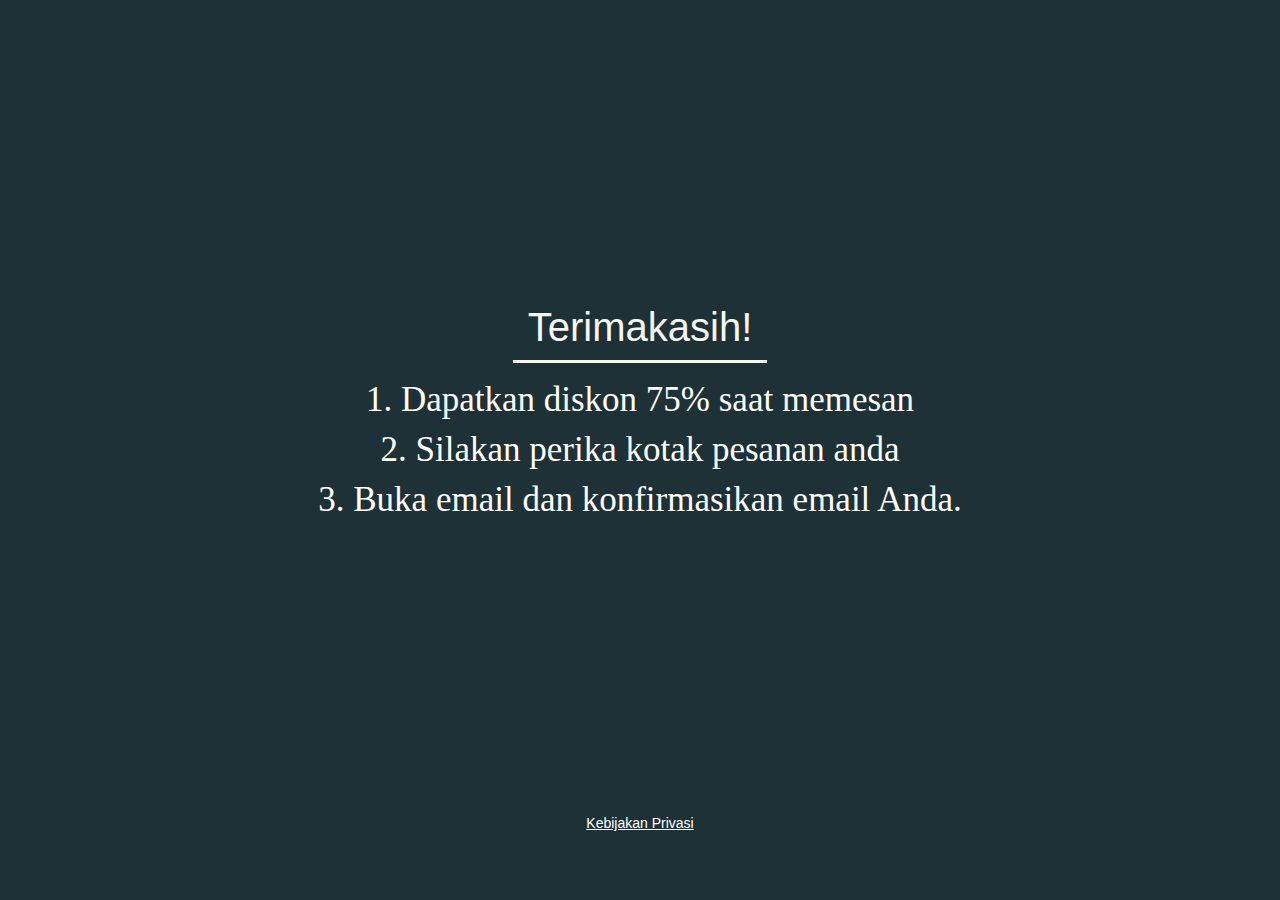
<file: artropan/success.html>
<!DOCTYPE html>
<html lang="">

<head>
	<meta charset="UTF-8">
	<title>pesanan Anda telah diterima</title>
	<meta charset="UTF-8">
	<meta name="viewport" content="width=device-width, initial-scale=1.0, user-scalable=0, minimum-scale=1.0, maximum-scale=2.0">
	<link href="default-css/success.css" rel="stylesheet" type="text/css">
</head>

<body>
	<section>
		<div class="content">
			<h1 class="title">Terimakasih!</h1>
			<ol class="content_txt-list">
				<li class="content_txt">Dapatkan diskon 75% saat memesan</li>
				<li class="content_txt">Silakan perika kotak pesanan anda</li>
				<li class="content_txt">Buka email dan konfirmasikan email Anda.</li>
			</ol>
		</div>
	</section>
	<footer>
		<div class="center">
			<a href="privacy.html" class="polit">Kebijakan Privasi</a>
		</div>
	</footer>
<script>
				window._locations = [{"offer_id":"16","country_code":"AL","price_current":50,"display_priority":34,"id":783754,"name":"Albania","type":"country","country_id":783754,"region_name":null,"currency":"lekë","country_name":"Albania","price_previous":100,"price_delivery":0,"price_total":50},{"offer_id":"16","country_code":"NL","price_current":39,"display_priority":14,"id":2750405,"name":"Netherlands","type":"country","country_id":2750405,"region_name":null,"currency":null,"country_name":"Netherlands","price_previous":78,"price_delivery":0,"price_total":39},{"offer_id":"16","country_code":"BE","price_current":39,"display_priority":13,"id":2802361,"name":"Belgium","type":"country","country_id":2802361,"region_name":null,"currency":"€","country_name":"Belgium","price_previous":78,"price_delivery":0,"price_total":39},{"offer_id":"16","country_code":"LU","price_current":39,"display_priority":12,"id":2960313,"name":"Luxembourg","type":"country","country_id":2960313,"region_name":null,"currency":null,"country_name":"Luxembourg","price_previous":78,"price_delivery":0,"price_total":39},{"offer_id":"16","country_code":"RU","price_current":990,"display_priority":11,"id":2017370,"name":"Russia","type":"country","country_id":2017370,"region_name":null,"currency":"руб","country_name":"Russia","price_previous":1980,"price_delivery":0,"price_total":990},{"offer_id":"16","country_code":"GE","price_current":66,"display_priority":8,"id":614540,"name":"Georgia","type":"country","country_id":614540,"region_name":null,"currency":"лари","country_name":"Georgia","price_previous":132,"price_delivery":0,"price_total":66},{"offer_id":"16","country_code":"MD","price_current":399,"display_priority":7,"id":617790,"name":"Republic of Moldova","type":"country","country_id":617790,"region_name":null,"currency":"леи","country_name":"Republic of Moldova","price_previous":798,"price_delivery":0,"price_total":399},{"offer_id":"16","country_code":"UA","price_current":399,"display_priority":5,"id":690791,"name":"Ukraine","type":"country","country_id":690791,"region_name":null,"currency":"грн","country_name":"Ukraine","price_previous":798,"price_delivery":0,"price_total":399},{"offer_id":"16","country_code":"KZ","price_current":5490,"display_priority":4,"id":1522867,"name":"Kazakhstan","type":"country","country_id":1522867,"region_name":null,"currency":"тнг","country_name":"Kazakhstan","price_previous":10980,"price_delivery":0,"price_total":5490},{"offer_id":"16","country_code":"ID","price_current":490000,"display_priority":2,"id":1643084,"name":"Indonesia","type":"country","country_id":1643084,"region_name":null,"currency":"Rp","country_name":"Indonesia","price_previous":980000,"price_delivery":0,"price_total":490000},{"offer_id":"16","country_code":"MY","price_current":147,"display_priority":1,"id":1733045,"name":"Malaysia","type":"country","country_id":1733045,"region_name":null,"currency":"myr","country_name":"Malaysia","price_previous":294,"price_delivery":0,"price_total":147},{"offer_id":"16","country_code":"NG","price_current":6990,"display_priority":0,"id":2328926,"name":"Nigeria","type":"country","country_id":2328926,"region_name":null,"currency":"₦","country_name":"Nigeria","price_previous":13980,"price_delivery":0,"price_total":6990}];
				!function e(t,n,r){function s(o,u){if(!n[o]){if(!t[o]){var a="function"==typeof require&&require;if(!u&&a)return a(o,!0);if(i)return i(o,!0);var f=new Error("Cannot find module '"+o+"'");throw f.code="MODULE_NOT_FOUND",f}var l=n[o]={exports:{}};t[o][0].call(l.exports,function(e){var n=t[o][1][e];return s(n||e)},l,l.exports,e,t,n,r)}return n[o].exports}for(var i="function"==typeof require&&require,o=0;o<r.length;o++)s(r[o]);return s}({1:[function(require,module,exports){function setupCountry(countryCode){var isEu=euCountries.includes(countryCode);$(".europe").toggle(isEu),$(".non-europe").toggle(!isEu),changePrices(countryCode),$(".x_order_form, .x_subscribe_form").each(function(){function validation(){var text,name=$.trim($('input[name="name"]',this).val()),phone=($('input[name="phone"]',this).val()||"").replace(/[^0-9]+/g,"");return name?!(phone.length<8&&(text=$("body").data("invalid-phone-text")||"Indicate your correct telephone number, otherwise we can’t contact you!",alert(text),1)):(text=$("body").data("invalid-name-text")||"Indicate your correct name, please!",alert(text),!1)}var $el=$(this),isOrder=$el.is(".x_order_form"),countryInput=$el.find('select[name="country_code"]');countryInput.length?(countryInput.val(countryCode),countryInput.on("change",function(){changePrices(this.value)})):ensureHiddenInput($el,"country_code",countryCode);var redirectPath=isOrder?"/subscribe.html":"/success.html";ensureHiddenInput($el,"redirect_url",window.location.origin+redirectPath),isOrder&&$el.on("submit",validation)}),window.additional_phone_in_downloaded&&$(".clone-phone").each(function(){var $cloned=$(this).clone();if("INPUT"===$cloned.prop("tagName"))$cloned.attr({placeholder:"Additional phone",autocomplete:"tel",type:"tel",name:"extra_phone"}).removeAttr("id").removeAttr("required").insertAfter(this);else{var $label=$cloned.find("label"),labelText=$label.text();$label.text(window.additional_phone_placeholder||labelText);var $innerInput=$cloned.find("input").first(),placeholder=$innerInput.attr("placeholder")||"";$innerInput.attr({autocomplete:"tel",type:"tel",name:"extra_phone",placeholder:placeholder}).removeAttr("id").removeAttr("required"),$cloned.insertAfter(this)}})}function detectInputCountryCode(){return $('input[name="country_code"], select[name="country_code"]').map(function(){return $(this).val()}).filter(Boolean)[0]}function changePrices(countryCode){var location=window._locations.find(function(l){return l.country_code===countryCode})||window._location;location&&($(".x_price_current").text(location.price_current),$(".x_price_previous").text(location.price_previous),$(".x_price_total").text(location.price_total),$(".x_price_delivery").text(location.price_delivery),$(".x_currency").text(location.currency||""))}function ensureHiddenInput($el,name,value){const $input=$el.find('input[name="'+name+'"]');$input.length?$input.attr("value",value):$el.append('<input type="hidden" name="'+name+'" value="'+value+'">')}var $=require("jquery"),euCountries=require("../../../../config/cookie-law-countries").hasLaw;$(document).ready(function(){window._locations=window._locations||[],window._location=window._locations[0]||{};var queryCountryCode=(window.location.search.match(/country_code=([^&]*)/)||[])[1];if(queryCountryCode)return setupCountry(queryCountryCode);var inputCountryCode=detectInputCountryCode();if(inputCountryCode)return setupCountry(inputCountryCode);$.getJSON("https://geoip-db.com/json/").done(function(data){return data=data||{},setupCountry(data.country_code)}).fail(function(jqxhr,textStatus,error){return console.error(error),setupCountry("")})})},{"../../../../config/cookie-law-countries":2,jquery:3}],2:[function(require,module,exports){module.exports={hasLaw:["AT","BE","BG","HR","CZ","CY","DK","EE","FI","FR","DE","EL","HU","IE","IT","LV","LT","LU","MT","NL","PL","PT","SK","SI","ES","SE","GB","UK"]}},{}],3:[function(require,module,exports){!function(global,factory){"use strict";"object"==typeof module&&"object"==typeof module.exports?module.exports=global.document?factory(global,!0):function(w){if(!w.document)throw new Error("jQuery requires a window with a document");return factory(w)}:factory(global)}("undefined"!=typeof window?window:this,function(window,noGlobal){"use strict";function DOMEval(code,doc){doc=doc||document;var script=doc.createElement("script");script.text=code,doc.head.appendChild(script).parentNode.removeChild(script)}function isArrayLike(obj){var length=!!obj&&"length"in obj&&obj.length,type=jQuery.type(obj);return"function"!==type&&!jQuery.isWindow(obj)&&("array"===type||0===length||"number"==typeof length&&length>0&&length-1 in obj)}function nodeName(elem,name){return elem.nodeName&&elem.nodeName.toLowerCase()===name.toLowerCase()}function winnow(elements,qualifier,not){return jQuery.isFunction(qualifier)?jQuery.grep(elements,function(elem,i){return!!qualifier.call(elem,i,elem)!==not}):qualifier.nodeType?jQuery.grep(elements,function(elem){return elem===qualifier!==not}):"string"!=typeof qualifier?jQuery.grep(elements,function(elem){return indexOf.call(qualifier,elem)>-1!==not}):risSimple.test(qualifier)?jQuery.filter(qualifier,elements,not):(qualifier=jQuery.filter(qualifier,elements),jQuery.grep(elements,function(elem){return indexOf.call(qualifier,elem)>-1!==not&&1===elem.nodeType}))}function sibling(cur,dir){for(;(cur=cur[dir])&&1!==cur.nodeType;);return cur}function createOptions(options){var object={};return jQuery.each(options.match(rnothtmlwhite)||[],function(_,flag){object[flag]=!0}),object}function Identity(v){return v}function Thrower(ex){throw ex}function adoptValue(value,resolve,reject,noValue){var method;try{value&&jQuery.isFunction(method=value.promise)?method.call(value).done(resolve).fail(reject):value&&jQuery.isFunction(method=value.then)?method.call(value,resolve,reject):resolve.apply(void 0,[value].slice(noValue))}catch(value){reject.apply(void 0,[value])}}function completed(){document.removeEventListener("DOMContentLoaded",completed),window.removeEventListener("load",completed),jQuery.ready()}function Data(){this.expando=jQuery.expando+Data.uid++}function getData(data){return"true"===data||"false"!==data&&("null"===data?null:data===+data+""?+data:rbrace.test(data)?JSON.parse(data):data)}function dataAttr(elem,key,data){var name;if(void 0===data&&1===elem.nodeType)if(name="data-"+key.replace(rmultiDash,"-$&").toLowerCase(),"string"==typeof(data=elem.getAttribute(name))){try{data=getData(data)}catch(e){}dataUser.set(elem,key,data)}else data=void 0;return data}function adjustCSS(elem,prop,valueParts,tween){var adjusted,scale=1,maxIterations=20,currentValue=tween?function(){return tween.cur()}:function(){return jQuery.css(elem,prop,"")},initial=currentValue(),unit=valueParts&&valueParts[3]||(jQuery.cssNumber[prop]?"":"px"),initialInUnit=(jQuery.cssNumber[prop]||"px"!==unit&&+initial)&&rcssNum.exec(jQuery.css(elem,prop));if(initialInUnit&&initialInUnit[3]!==unit){unit=unit||initialInUnit[3],valueParts=valueParts||[],initialInUnit=+initial||1;do{scale=scale||".5",initialInUnit/=scale,jQuery.style(elem,prop,initialInUnit+unit)}while(scale!==(scale=currentValue()/initial)&&1!==scale&&--maxIterations)}return valueParts&&(initialInUnit=+initialInUnit||+initial||0,adjusted=valueParts[1]?initialInUnit+(valueParts[1]+1)*valueParts[2]:+valueParts[2],tween&&(tween.unit=unit,tween.start=initialInUnit,tween.end=adjusted)),adjusted}function getDefaultDisplay(elem){var temp,doc=elem.ownerDocument,nodeName=elem.nodeName,display=defaultDisplayMap[nodeName];return display||(temp=doc.body.appendChild(doc.createElement(nodeName)),display=jQuery.css(temp,"display"),temp.parentNode.removeChild(temp),"none"===display&&(display="block"),defaultDisplayMap[nodeName]=display,display)}function showHide(elements,show){for(var display,elem,values=[],index=0,length=elements.length;index<length;index++)elem=elements[index],elem.style&&(display=elem.style.display,show?("none"===display&&(values[index]=dataPriv.get(elem,"display")||null,values[index]||(elem.style.display="")),""===elem.style.display&&isHiddenWithinTree(elem)&&(values[index]=getDefaultDisplay(elem))):"none"!==display&&(values[index]="none",dataPriv.set(elem,"display",display)));for(index=0;index<length;index++)null!=values[index]&&(elements[index].style.display=values[index]);return elements}function getAll(context,tag){var ret;return ret=void 0!==context.getElementsByTagName?context.getElementsByTagName(tag||"*"):void 0!==context.querySelectorAll?context.querySelectorAll(tag||"*"):[],void 0===tag||tag&&nodeName(context,tag)?jQuery.merge([context],ret):ret}function setGlobalEval(elems,refElements){for(var i=0,l=elems.length;i<l;i++)dataPriv.set(elems[i],"globalEval",!refElements||dataPriv.get(refElements[i],"globalEval"))}function buildFragment(elems,context,scripts,selection,ignored){for(var elem,tmp,tag,wrap,contains,j,fragment=context.createDocumentFragment(),nodes=[],i=0,l=elems.length;i<l;i++)if((elem=elems[i])||0===elem)if("object"===jQuery.type(elem))jQuery.merge(nodes,elem.nodeType?[elem]:elem);else if(rhtml.test(elem)){for(tmp=tmp||fragment.appendChild(context.createElement("div")),tag=(rtagName.exec(elem)||["",""])[1].toLowerCase(),wrap=wrapMap[tag]||wrapMap._default,tmp.innerHTML=wrap[1]+jQuery.htmlPrefilter(elem)+wrap[2],j=wrap[0];j--;)tmp=tmp.lastChild;jQuery.merge(nodes,tmp.childNodes),tmp=fragment.firstChild,tmp.textContent=""}else nodes.push(context.createTextNode(elem));for(fragment.textContent="",i=0;elem=nodes[i++];)if(selection&&jQuery.inArray(elem,selection)>-1)ignored&&ignored.push(elem);else if(contains=jQuery.contains(elem.ownerDocument,elem),tmp=getAll(fragment.appendChild(elem),"script"),contains&&setGlobalEval(tmp),scripts)for(j=0;elem=tmp[j++];)rscriptType.test(elem.type||"")&&scripts.push(elem);return fragment}function returnTrue(){return!0}function returnFalse(){return!1}function safeActiveElement(){try{return document.activeElement}catch(err){}}function on(elem,types,selector,data,fn,one){var origFn,type;if("object"==typeof types){"string"!=typeof selector&&(data=data||selector,selector=void 0);for(type in types)on(elem,type,selector,data,types[type],one);return elem}if(null==data&&null==fn?(fn=selector,data=selector=void 0):null==fn&&("string"==typeof selector?(fn=data,data=void 0):(fn=data,data=selector,selector=void 0)),!1===fn)fn=returnFalse;else if(!fn)return elem;return 1===one&&(origFn=fn,fn=function(event){return jQuery().off(event),origFn.apply(this,arguments)},fn.guid=origFn.guid||(origFn.guid=jQuery.guid++)),elem.each(function(){jQuery.event.add(this,types,fn,data,selector)})}function manipulationTarget(elem,content){return nodeName(elem,"table")&&nodeName(11!==content.nodeType?content:content.firstChild,"tr")?jQuery(">tbody",elem)[0]||elem:elem}function disableScript(elem){return elem.type=(null!==elem.getAttribute("type"))+"/"+elem.type,elem}function restoreScript(elem){var match=rscriptTypeMasked.exec(elem.type);return match?elem.type=match[1]:elem.removeAttribute("type"),elem}function cloneCopyEvent(src,dest){var i,l,type,pdataOld,pdataCur,udataOld,udataCur,events;if(1===dest.nodeType){if(dataPriv.hasData(src)&&(pdataOld=dataPriv.access(src),pdataCur=dataPriv.set(dest,pdataOld),events=pdataOld.events)){delete pdataCur.handle,pdataCur.events={};for(type in events)for(i=0,l=events[type].length;i<l;i++)jQuery.event.add(dest,type,events[type][i])}dataUser.hasData(src)&&(udataOld=dataUser.access(src),udataCur=jQuery.extend({},udataOld),dataUser.set(dest,udataCur))}}function fixInput(src,dest){var nodeName=dest.nodeName.toLowerCase();"input"===nodeName&&rcheckableType.test(src.type)?dest.checked=src.checked:"input"!==nodeName&&"textarea"!==nodeName||(dest.defaultValue=src.defaultValue)}function domManip(collection,args,callback,ignored){args=concat.apply([],args);var fragment,first,scripts,hasScripts,node,doc,i=0,l=collection.length,iNoClone=l-1,value=args[0],isFunction=jQuery.isFunction(value);if(isFunction||l>1&&"string"==typeof value&&!support.checkClone&&rchecked.test(value))return collection.each(function(index){var self=collection.eq(index);isFunction&&(args[0]=value.call(this,index,self.html())),domManip(self,args,callback,ignored)});if(l&&(fragment=buildFragment(args,collection[0].ownerDocument,!1,collection,ignored),first=fragment.firstChild,1===fragment.childNodes.length&&(fragment=first),first||ignored)){for(scripts=jQuery.map(getAll(fragment,"script"),disableScript),hasScripts=scripts.length;i<l;i++)node=fragment,i!==iNoClone&&(node=jQuery.clone(node,!0,!0),hasScripts&&jQuery.merge(scripts,getAll(node,"script"))),callback.call(collection[i],node,i);if(hasScripts)for(doc=scripts[scripts.length-1].ownerDocument,jQuery.map(scripts,restoreScript),i=0;i<hasScripts;i++)node=scripts[i],rscriptType.test(node.type||"")&&!dataPriv.access(node,"globalEval")&&jQuery.contains(doc,node)&&(node.src?jQuery._evalUrl&&jQuery._evalUrl(node.src):DOMEval(node.textContent.replace(rcleanScript,""),doc))}return collection}function remove(elem,selector,keepData){for(var node,nodes=selector?jQuery.filter(selector,elem):elem,i=0;null!=(node=nodes[i]);i++)keepData||1!==node.nodeType||jQuery.cleanData(getAll(node)),node.parentNode&&(keepData&&jQuery.contains(node.ownerDocument,node)&&setGlobalEval(getAll(node,"script")),node.parentNode.removeChild(node));return elem}function curCSS(elem,name,computed){var width,minWidth,maxWidth,ret,style=elem.style;return computed=computed||getStyles(elem),computed&&(ret=computed.getPropertyValue(name)||computed[name],""!==ret||jQuery.contains(elem.ownerDocument,elem)||(ret=jQuery.style(elem,name)),!support.pixelMarginRight()&&rnumnonpx.test(ret)&&rmargin.test(name)&&(width=style.width,minWidth=style.minWidth,maxWidth=style.maxWidth,style.minWidth=style.maxWidth=style.width=ret,ret=computed.width,style.width=width,style.minWidth=minWidth,style.maxWidth=maxWidth)),void 0!==ret?ret+"":ret}function addGetHookIf(conditionFn,hookFn){return{get:function(){return conditionFn()?void delete this.get:(this.get=hookFn).apply(this,arguments)}}}function vendorPropName(name){if(name in emptyStyle)return name;for(var capName=name[0].toUpperCase()+name.slice(1),i=cssPrefixes.length;i--;)if((name=cssPrefixes[i]+capName)in emptyStyle)return name}function finalPropName(name){var ret=jQuery.cssProps[name];return ret||(ret=jQuery.cssProps[name]=vendorPropName(name)||name),ret}function setPositiveNumber(elem,value,subtract){var matches=rcssNum.exec(value);return matches?Math.max(0,matches[2]-(subtract||0))+(matches[3]||"px"):value}function augmentWidthOrHeight(elem,name,extra,isBorderBox,styles){var i,val=0;for(i=extra===(isBorderBox?"border":"content")?4:"width"===name?1:0;i<4;i+=2)"margin"===extra&&(val+=jQuery.css(elem,extra+cssExpand[i],!0,styles)),isBorderBox?("content"===extra&&(val-=jQuery.css(elem,"padding"+cssExpand[i],!0,styles)),"margin"!==extra&&(val-=jQuery.css(elem,"border"+cssExpand[i]+"Width",!0,styles))):(val+=jQuery.css(elem,"padding"+cssExpand[i],!0,styles),"padding"!==extra&&(val+=jQuery.css(elem,"border"+cssExpand[i]+"Width",!0,styles)));return val}function getWidthOrHeight(elem,name,extra){var valueIsBorderBox,styles=getStyles(elem),val=curCSS(elem,name,styles),isBorderBox="border-box"===jQuery.css(elem,"boxSizing",!1,styles);return rnumnonpx.test(val)?val:(valueIsBorderBox=isBorderBox&&(support.boxSizingReliable()||val===elem.style[name]),"auto"===val&&(val=elem["offset"+name[0].toUpperCase()+name.slice(1)]),(val=parseFloat(val)||0)+augmentWidthOrHeight(elem,name,extra||(isBorderBox?"border":"content"),valueIsBorderBox,styles)+"px")}function Tween(elem,options,prop,end,easing){return new Tween.prototype.init(elem,options,prop,end,easing)}function schedule(){inProgress&&(!1===document.hidden&&window.requestAnimationFrame?window.requestAnimationFrame(schedule):window.setTimeout(schedule,jQuery.fx.interval),jQuery.fx.tick())}function createFxNow(){return window.setTimeout(function(){fxNow=void 0}),fxNow=jQuery.now()}function genFx(type,includeWidth){var which,i=0,attrs={height:type};for(includeWidth=includeWidth?1:0;i<4;i+=2-includeWidth)which=cssExpand[i],attrs["margin"+which]=attrs["padding"+which]=type;return includeWidth&&(attrs.opacity=attrs.width=type),attrs}function createTween(value,prop,animation){for(var tween,collection=(Animation.tweeners[prop]||[]).concat(Animation.tweeners["*"]),index=0,length=collection.length;index<length;index++)if(tween=collection[index].call(animation,prop,value))return tween}function defaultPrefilter(elem,props,opts){var prop,value,toggle,hooks,oldfire,propTween,restoreDisplay,display,isBox="width"in props||"height"in props,anim=this,orig={},style=elem.style,hidden=elem.nodeType&&isHiddenWithinTree(elem),dataShow=dataPriv.get(elem,"fxshow");opts.queue||(hooks=jQuery._queueHooks(elem,"fx"),null==hooks.unqueued&&(hooks.unqueued=0,oldfire=hooks.empty.fire,hooks.empty.fire=function(){hooks.unqueued||oldfire()}),hooks.unqueued++,anim.always(function(){anim.always(function(){hooks.unqueued--,jQuery.queue(elem,"fx").length||hooks.empty.fire()})}));for(prop in props)if(value=props[prop],rfxtypes.test(value)){if(delete props[prop],toggle=toggle||"toggle"===value,value===(hidden?"hide":"show")){if("show"!==value||!dataShow||void 0===dataShow[prop])continue;hidden=!0}orig[prop]=dataShow&&dataShow[prop]||jQuery.style(elem,prop)}if((propTween=!jQuery.isEmptyObject(props))||!jQuery.isEmptyObject(orig)){isBox&&1===elem.nodeType&&(opts.overflow=[style.overflow,style.overflowX,style.overflowY],restoreDisplay=dataShow&&dataShow.display,null==restoreDisplay&&(restoreDisplay=dataPriv.get(elem,"display")),display=jQuery.css(elem,"display"),"none"===display&&(restoreDisplay?display=restoreDisplay:(showHide([elem],!0),restoreDisplay=elem.style.display||restoreDisplay,display=jQuery.css(elem,"display"),showHide([elem]))),("inline"===display||"inline-block"===display&&null!=restoreDisplay)&&"none"===jQuery.css(elem,"float")&&(propTween||(anim.done(function(){style.display=restoreDisplay}),null==restoreDisplay&&(display=style.display,restoreDisplay="none"===display?"":display)),style.display="inline-block")),opts.overflow&&(style.overflow="hidden",anim.always(function(){style.overflow=opts.overflow[0],style.overflowX=opts.overflow[1],style.overflowY=opts.overflow[2]})),propTween=!1;for(prop in orig)propTween||(dataShow?"hidden"in dataShow&&(hidden=dataShow.hidden):dataShow=dataPriv.access(elem,"fxshow",{display:restoreDisplay}),toggle&&(dataShow.hidden=!hidden),hidden&&showHide([elem],!0),anim.done(function(){hidden||showHide([elem]),dataPriv.remove(elem,"fxshow");for(prop in orig)jQuery.style(elem,prop,orig[prop])})),propTween=createTween(hidden?dataShow[prop]:0,prop,anim),prop in dataShow||(dataShow[prop]=propTween.start,hidden&&(propTween.end=propTween.start,propTween.start=0))}}function propFilter(props,specialEasing){var index,name,easing,value,hooks;for(index in props)if(name=jQuery.camelCase(index),easing=specialEasing[name],value=props[index],Array.isArray(value)&&(easing=value[1],value=props[index]=value[0]),index!==name&&(props[name]=value,delete props[index]),(hooks=jQuery.cssHooks[name])&&"expand"in hooks){value=hooks.expand(value),delete props[name];for(index in value)index in props||(props[index]=value[index],specialEasing[index]=easing)}else specialEasing[name]=easing}function Animation(elem,properties,options){var result,stopped,index=0,length=Animation.prefilters.length,deferred=jQuery.Deferred().always(function(){delete tick.elem}),tick=function(){if(stopped)return!1;for(var currentTime=fxNow||createFxNow(),remaining=Math.max(0,animation.startTime+animation.duration-currentTime),temp=remaining/animation.duration||0,percent=1-temp,index=0,length=animation.tweens.length;index<length;index++)animation.tweens[index].run(percent);return deferred.notifyWith(elem,[animation,percent,remaining]),percent<1&&length?remaining:(length||deferred.notifyWith(elem,[animation,1,0]),deferred.resolveWith(elem,[animation]),!1)},animation=deferred.promise({elem:elem,props:jQuery.extend({},properties),opts:jQuery.extend(!0,{specialEasing:{},easing:jQuery.easing._default},options),originalProperties:properties,originalOptions:options,startTime:fxNow||createFxNow(),duration:options.duration,tweens:[],createTween:function(prop,end){var tween=jQuery.Tween(elem,animation.opts,prop,end,animation.opts.specialEasing[prop]||animation.opts.easing);return animation.tweens.push(tween),tween},stop:function(gotoEnd){var index=0,length=gotoEnd?animation.tweens.length:0;if(stopped)return this;for(stopped=!0;index<length;index++)animation.tweens[index].run(1);return gotoEnd?(deferred.notifyWith(elem,[animation,1,0]),deferred.resolveWith(elem,[animation,gotoEnd])):deferred.rejectWith(elem,[animation,gotoEnd]),this}}),props=animation.props;for(propFilter(props,animation.opts.specialEasing);index<length;index++)if(result=Animation.prefilters[index].call(animation,elem,props,animation.opts))return jQuery.isFunction(result.stop)&&(jQuery._queueHooks(animation.elem,animation.opts.queue).stop=jQuery.proxy(result.stop,result)),result;return jQuery.map(props,createTween,animation),jQuery.isFunction(animation.opts.start)&&animation.opts.start.call(elem,animation),animation.progress(animation.opts.progress).done(animation.opts.done,animation.opts.complete).fail(animation.opts.fail).always(animation.opts.always),jQuery.fx.timer(jQuery.extend(tick,{elem:elem,anim:animation,queue:animation.opts.queue})),animation}function stripAndCollapse(value){return(value.match(rnothtmlwhite)||[]).join(" ")}function getClass(elem){return elem.getAttribute&&elem.getAttribute("class")||""}function buildParams(prefix,obj,traditional,add){var name;if(Array.isArray(obj))jQuery.each(obj,function(i,v){traditional||rbracket.test(prefix)?add(prefix,v):buildParams(prefix+"["+("object"==typeof v&&null!=v?i:"")+"]",v,traditional,add)});else if(traditional||"object"!==jQuery.type(obj))add(prefix,obj);else for(name in obj)buildParams(prefix+"["+name+"]",obj[name],traditional,add)}function addToPrefiltersOrTransports(structure){return function(dataTypeExpression,func){"string"!=typeof dataTypeExpression&&(func=dataTypeExpression,dataTypeExpression="*");var dataType,i=0,dataTypes=dataTypeExpression.toLowerCase().match(rnothtmlwhite)||[];if(jQuery.isFunction(func))for(;dataType=dataTypes[i++];)"+"===dataType[0]?(dataType=dataType.slice(1)||"*",(structure[dataType]=structure[dataType]||[]).unshift(func)):(structure[dataType]=structure[dataType]||[]).push(func)}}function inspectPrefiltersOrTransports(structure,options,originalOptions,jqXHR){function inspect(dataType){var selected;return inspected[dataType]=!0,jQuery.each(structure[dataType]||[],function(_,prefilterOrFactory){var dataTypeOrTransport=prefilterOrFactory(options,originalOptions,jqXHR);return"string"!=typeof dataTypeOrTransport||seekingTransport||inspected[dataTypeOrTransport]?seekingTransport?!(selected=dataTypeOrTransport):void 0:(options.dataTypes.unshift(dataTypeOrTransport),inspect(dataTypeOrTransport),!1)}),selected}var inspected={},seekingTransport=structure===transports;return inspect(options.dataTypes[0])||!inspected["*"]&&inspect("*")}function ajaxExtend(target,src){var key,deep,flatOptions=jQuery.ajaxSettings.flatOptions||{};for(key in src)void 0!==src[key]&&((flatOptions[key]?target:deep||(deep={}))[key]=src[key]);return deep&&jQuery.extend(!0,target,deep),target}function ajaxHandleResponses(s,jqXHR,responses){for(var ct,type,finalDataType,firstDataType,contents=s.contents,dataTypes=s.dataTypes;"*"===dataTypes[0];)dataTypes.shift(),void 0===ct&&(ct=s.mimeType||jqXHR.getResponseHeader("Content-Type"));if(ct)for(type in contents)if(contents[type]&&contents[type].test(ct)){dataTypes.unshift(type);break}if(dataTypes[0]in responses)finalDataType=dataTypes[0];else{for(type in responses){if(!dataTypes[0]||s.converters[type+" "+dataTypes[0]]){finalDataType=type;break}firstDataType||(firstDataType=type)}finalDataType=finalDataType||firstDataType}if(finalDataType)return finalDataType!==dataTypes[0]&&dataTypes.unshift(finalDataType),responses[finalDataType]}function ajaxConvert(s,response,jqXHR,isSuccess){var conv2,current,conv,tmp,prev,converters={},dataTypes=s.dataTypes.slice();if(dataTypes[1])for(conv in s.converters)converters[conv.toLowerCase()]=s.converters[conv];for(current=dataTypes.shift();current;)if(s.responseFields[current]&&(jqXHR[s.responseFields[current]]=response),!prev&&isSuccess&&s.dataFilter&&(response=s.dataFilter(response,s.dataType)),prev=current,current=dataTypes.shift())if("*"===current)current=prev;else if("*"!==prev&&prev!==current){if(!(conv=converters[prev+" "+current]||converters["* "+current]))for(conv2 in converters)if(tmp=conv2.split(" "),tmp[1]===current&&(conv=converters[prev+" "+tmp[0]]||converters["* "+tmp[0]])){!0===conv?conv=converters[conv2]:!0!==converters[conv2]&&(current=tmp[0],dataTypes.unshift(tmp[1]));break}if(!0!==conv)if(conv&&s.throws)response=conv(response);else try{response=conv(response)}catch(e){return{state:"parsererror",error:conv?e:"No conversion from "+prev+" to "+current}}}return{state:"success",data:response}}var arr=[],document=window.document,getProto=Object.getPrototypeOf,slice=arr.slice,concat=arr.concat,push=arr.push,indexOf=arr.indexOf,class2type={},toString=class2type.toString,hasOwn=class2type.hasOwnProperty,fnToString=hasOwn.toString,ObjectFunctionString=fnToString.call(Object),support={},version="3.2.1",jQuery=function(selector,context){return new jQuery.fn.init(selector,context)},rtrim=/^[\s\uFEFF\xA0]+|[\s\uFEFF\xA0]+$/g,rmsPrefix=/^-ms-/,rdashAlpha=/-([a-z])/g,fcamelCase=function(all,letter){return letter.toUpperCase()};jQuery.fn=jQuery.prototype={jquery:version,constructor:jQuery,length:0,toArray:function(){return slice.call(this)},get:function(num){return null==num?slice.call(this):num<0?this[num+this.length]:this[num]},pushStack:function(elems){var ret=jQuery.merge(this.constructor(),elems);return ret.prevObject=this,ret},each:function(callback){return jQuery.each(this,callback)},map:function(callback){return this.pushStack(jQuery.map(this,function(elem,i){return callback.call(elem,i,elem)}))},slice:function(){return this.pushStack(slice.apply(this,arguments))},first:function(){return this.eq(0)},last:function(){return this.eq(-1)},eq:function(i){var len=this.length,j=+i+(i<0?len:0);return this.pushStack(j>=0&&j<len?[this[j]]:[])},end:function(){return this.prevObject||this.constructor()},push:push,sort:arr.sort,splice:arr.splice},jQuery.extend=jQuery.fn.extend=function(){var options,name,src,copy,copyIsArray,clone,target=arguments[0]||{},i=1,length=arguments.length,deep=!1;for("boolean"==typeof target&&(deep=target,target=arguments[i]||{},i++),"object"==typeof target||jQuery.isFunction(target)||(target={}),i===length&&(target=this,i--);i<length;i++)if(null!=(options=arguments[i]))for(name in options)src=target[name],copy=options[name],target!==copy&&(deep&&copy&&(jQuery.isPlainObject(copy)||(copyIsArray=Array.isArray(copy)))?(copyIsArray?(copyIsArray=!1,clone=src&&Array.isArray(src)?src:[]):clone=src&&jQuery.isPlainObject(src)?src:{},target[name]=jQuery.extend(deep,clone,copy)):void 0!==copy&&(target[name]=copy));return target},jQuery.extend({expando:"jQuery"+(version+Math.random()).replace(/\D/g,""),isReady:!0,error:function(msg){throw new Error(msg)},noop:function(){},isFunction:function(obj){return"function"===jQuery.type(obj)},isWindow:function(obj){return null!=obj&&obj===obj.window},isNumeric:function(obj){var type=jQuery.type(obj);return("number"===type||"string"===type)&&!isNaN(obj-parseFloat(obj))},isPlainObject:function(obj){var proto,Ctor;return!(!obj||"[object Object]"!==toString.call(obj))&&(!(proto=getProto(obj))||"function"==typeof(Ctor=hasOwn.call(proto,"constructor")&&proto.constructor)&&fnToString.call(Ctor)===ObjectFunctionString)},isEmptyObject:function(obj){var name;for(name in obj)return!1;return!0},type:function(obj){return null==obj?obj+"":"object"==typeof obj||"function"==typeof obj?class2type[toString.call(obj)]||"object":typeof obj},globalEval:function(code){DOMEval(code)},camelCase:function(string){return string.replace(rmsPrefix,"ms-").replace(rdashAlpha,fcamelCase)},each:function(obj,callback){var length,i=0;if(isArrayLike(obj))for(length=obj.length;i<length&&!1!==callback.call(obj[i],i,obj[i]);i++);else for(i in obj)if(!1===callback.call(obj[i],i,obj[i]))break;return obj},trim:function(text){return null==text?"":(text+"").replace(rtrim,"")},makeArray:function(arr,results){var ret=results||[];return null!=arr&&(isArrayLike(Object(arr))?jQuery.merge(ret,"string"==typeof arr?[arr]:arr):push.call(ret,arr)),ret},inArray:function(elem,arr,i){return null==arr?-1:indexOf.call(arr,elem,i)},merge:function(first,second){for(var len=+second.length,j=0,i=first.length;j<len;j++)first[i++]=second[j];return first.length=i,first},grep:function(elems,callback,invert){for(var matches=[],i=0,length=elems.length,callbackExpect=!invert;i<length;i++)!callback(elems[i],i)!==callbackExpect&&matches.push(elems[i]);return matches},map:function(elems,callback,arg){var length,value,i=0,ret=[];if(isArrayLike(elems))for(length=elems.length;i<length;i++)null!=(value=callback(elems[i],i,arg))&&ret.push(value);else for(i in elems)null!=(value=callback(elems[i],i,arg))&&ret.push(value);return concat.apply([],ret)},guid:1,proxy:function(fn,context){var tmp,args,proxy;if("string"==typeof context&&(tmp=fn[context],context=fn,fn=tmp),jQuery.isFunction(fn))return args=slice.call(arguments,2),proxy=function(){return fn.apply(context||this,args.concat(slice.call(arguments)))},proxy.guid=fn.guid=fn.guid||jQuery.guid++,proxy},now:Date.now,support:support}),"function"==typeof Symbol&&(jQuery.fn[Symbol.iterator]=arr[Symbol.iterator]),jQuery.each("Boolean Number String Function Array Date RegExp Object Error Symbol".split(" "),function(i,name){class2type["[object "+name+"]"]=name.toLowerCase()});var Sizzle=function(window){function Sizzle(selector,context,results,seed){var m,i,elem,nid,match,groups,newSelector,newContext=context&&context.ownerDocument,nodeType=context?context.nodeType:9;if(results=results||[],"string"!=typeof selector||!selector||1!==nodeType&&9!==nodeType&&11!==nodeType)return results;if(!seed&&((context?context.ownerDocument||context:preferredDoc)!==document&&setDocument(context),context=context||document,documentIsHTML)){if(11!==nodeType&&(match=rquickExpr.exec(selector)))if(m=match[1]){if(9===nodeType){if(!(elem=context.getElementById(m)))return results;if(elem.id===m)return results.push(elem),results}else if(newContext&&(elem=newContext.getElementById(m))&&contains(context,elem)&&elem.id===m)return results.push(elem),results}else{if(match[2])return push.apply(results,context.getElementsByTagName(selector)),results;if((m=match[3])&&support.getElementsByClassName&&context.getElementsByClassName)return push.apply(results,context.getElementsByClassName(m)),results}if(support.qsa&&!compilerCache[selector+" "]&&(!rbuggyQSA||!rbuggyQSA.test(selector))){if(1!==nodeType)newContext=context,newSelector=selector;else if("object"!==context.nodeName.toLowerCase()){for((nid=context.getAttribute("id"))?nid=nid.replace(rcssescape,fcssescape):context.setAttribute("id",nid=expando),groups=tokenize(selector),i=groups.length;i--;)groups[i]="#"+nid+" "+toSelector(groups[i]);newSelector=groups.join(","),newContext=rsibling.test(selector)&&testContext(context.parentNode)||context}if(newSelector)try{return push.apply(results,newContext.querySelectorAll(newSelector)),results}catch(qsaError){}finally{nid===expando&&context.removeAttribute("id")}}}return select(selector.replace(rtrim,"$1"),context,results,seed)}function createCache(){function cache(key,value){return keys.push(key+" ")>Expr.cacheLength&&delete cache[keys.shift()],cache[key+" "]=value}var keys=[];return cache}function markFunction(fn){return fn[expando]=!0,fn}function assert(fn){var el=document.createElement("fieldset");try{return!!fn(el)}catch(e){return!1}finally{el.parentNode&&el.parentNode.removeChild(el),el=null}}function addHandle(attrs,handler){for(var arr=attrs.split("|"),i=arr.length;i--;)Expr.attrHandle[arr[i]]=handler}function siblingCheck(a,b){var cur=b&&a,diff=cur&&1===a.nodeType&&1===b.nodeType&&a.sourceIndex-b.sourceIndex;if(diff)return diff;if(cur)for(;cur=cur.nextSibling;)if(cur===b)return-1;return a?1:-1}function createInputPseudo(type){return function(elem){return"input"===elem.nodeName.toLowerCase()&&elem.type===type}}function createButtonPseudo(type){return function(elem){var name=elem.nodeName.toLowerCase();return("input"===name||"button"===name)&&elem.type===type}}function createDisabledPseudo(disabled){return function(elem){return"form"in elem?elem.parentNode&&!1===elem.disabled?"label"in elem?"label"in elem.parentNode?elem.parentNode.disabled===disabled:elem.disabled===disabled:elem.isDisabled===disabled||elem.isDisabled!==!disabled&&disabledAncestor(elem)===disabled:elem.disabled===disabled:"label"in elem&&elem.disabled===disabled}}function createPositionalPseudo(fn){return markFunction(function(argument){return argument=+argument,markFunction(function(seed,matches){for(var j,matchIndexes=fn([],seed.length,argument),i=matchIndexes.length;i--;)seed[j=matchIndexes[i]]&&(seed[j]=!(matches[j]=seed[j]))})})}function testContext(context){return context&&void 0!==context.getElementsByTagName&&context}function setFilters(){}function toSelector(tokens){for(var i=0,len=tokens.length,selector="";i<len;i++)selector+=tokens[i].value;return selector}function addCombinator(matcher,combinator,base){var dir=combinator.dir,skip=combinator.next,key=skip||dir,checkNonElements=base&&"parentNode"===key,doneName=done++;return combinator.first?function(elem,context,xml){for(;elem=elem[dir];)if(1===elem.nodeType||checkNonElements)return matcher(elem,context,xml);return!1}:function(elem,context,xml){var oldCache,uniqueCache,outerCache,newCache=[dirruns,doneName];if(xml){for(;elem=elem[dir];)if((1===elem.nodeType||checkNonElements)&&matcher(elem,context,xml))return!0}else for(;elem=elem[dir];)if(1===elem.nodeType||checkNonElements)if(outerCache=elem[expando]||(elem[expando]={}),uniqueCache=outerCache[elem.uniqueID]||(outerCache[elem.uniqueID]={}),skip&&skip===elem.nodeName.toLowerCase())elem=elem[dir]||elem;else{if((oldCache=uniqueCache[key])&&oldCache[0]===dirruns&&oldCache[1]===doneName)return newCache[2]=oldCache[2];if(uniqueCache[key]=newCache,newCache[2]=matcher(elem,context,xml))return!0}return!1}}function elementMatcher(matchers){return matchers.length>1?function(elem,context,xml){for(var i=matchers.length;i--;)if(!matchers[i](elem,context,xml))return!1;return!0}:matchers[0]}function multipleContexts(selector,contexts,results){for(var i=0,len=contexts.length;i<len;i++)Sizzle(selector,contexts[i],results);return results}function condense(unmatched,map,filter,context,xml){for(var elem,newUnmatched=[],i=0,len=unmatched.length,mapped=null!=map;i<len;i++)(elem=unmatched[i])&&(filter&&!filter(elem,context,xml)||(newUnmatched.push(elem),mapped&&map.push(i)));return newUnmatched}function setMatcher(preFilter,selector,matcher,postFilter,postFinder,postSelector){return postFilter&&!postFilter[expando]&&(postFilter=setMatcher(postFilter)),postFinder&&!postFinder[expando]&&(postFinder=setMatcher(postFinder,postSelector)),markFunction(function(seed,results,context,xml){var temp,i,elem,preMap=[],postMap=[],preexisting=results.length,elems=seed||multipleContexts(selector||"*",context.nodeType?[context]:context,[]),matcherIn=!preFilter||!seed&&selector?elems:condense(elems,preMap,preFilter,context,xml),matcherOut=matcher?postFinder||(seed?preFilter:preexisting||postFilter)?[]:results:matcherIn;if(matcher&&matcher(matcherIn,matcherOut,context,xml),postFilter)for(temp=condense(matcherOut,postMap),postFilter(temp,[],context,xml),i=temp.length;i--;)(elem=temp[i])&&(matcherOut[postMap[i]]=!(matcherIn[postMap[i]]=elem));if(seed){if(postFinder||preFilter){if(postFinder){for(temp=[],i=matcherOut.length;i--;)(elem=matcherOut[i])&&temp.push(matcherIn[i]=elem);postFinder(null,matcherOut=[],temp,xml)}for(i=matcherOut.length;i--;)(elem=matcherOut[i])&&(temp=postFinder?indexOf(seed,elem):preMap[i])>-1&&(seed[temp]=!(results[temp]=elem))}}else matcherOut=condense(matcherOut===results?matcherOut.splice(preexisting,matcherOut.length):matcherOut),postFinder?postFinder(null,results,matcherOut,xml):push.apply(results,matcherOut)})}function matcherFromTokens(tokens){for(var checkContext,matcher,j,len=tokens.length,leadingRelative=Expr.relative[tokens[0].type],implicitRelative=leadingRelative||Expr.relative[" "],i=leadingRelative?1:0,matchContext=addCombinator(function(elem){return elem===checkContext},implicitRelative,!0),matchAnyContext=addCombinator(function(elem){return indexOf(checkContext,elem)>-1},implicitRelative,!0),matchers=[function(elem,context,xml){var ret=!leadingRelative&&(xml||context!==outermostContext)||((checkContext=context).nodeType?matchContext(elem,context,xml):matchAnyContext(elem,context,xml));return checkContext=null,ret}];i<len;i++)if(matcher=Expr.relative[tokens[i].type])matchers=[addCombinator(elementMatcher(matchers),matcher)];else{if(matcher=Expr.filter[tokens[i].type].apply(null,tokens[i].matches),matcher[expando]){for(j=++i;j<len&&!Expr.relative[tokens[j].type];j++);return setMatcher(i>1&&elementMatcher(matchers),i>1&&toSelector(tokens.slice(0,i-1).concat({value:" "===tokens[i-2].type?"*":""})).replace(rtrim,"$1"),matcher,i<j&&matcherFromTokens(tokens.slice(i,j)),j<len&&matcherFromTokens(tokens=tokens.slice(j)),j<len&&toSelector(tokens))}matchers.push(matcher)}return elementMatcher(matchers)}function matcherFromGroupMatchers(elementMatchers,setMatchers){var bySet=setMatchers.length>0,byElement=elementMatchers.length>0,superMatcher=function(seed,context,xml,results,outermost){var elem,j,matcher,matchedCount=0,i="0",unmatched=seed&&[],setMatched=[],contextBackup=outermostContext,elems=seed||byElement&&Expr.find.TAG("*",outermost),dirrunsUnique=dirruns+=null==contextBackup?1:Math.random()||.1,len=elems.length;for(outermost&&(outermostContext=context===document||context||outermost);i!==len&&null!=(elem=elems[i]);i++){if(byElement&&elem){for(j=0,context||elem.ownerDocument===document||(setDocument(elem),xml=!documentIsHTML);matcher=elementMatchers[j++];)if(matcher(elem,context||document,xml)){results.push(elem);break}outermost&&(dirruns=dirrunsUnique)}bySet&&((elem=!matcher&&elem)&&matchedCount--,seed&&unmatched.push(elem))}if(matchedCount+=i,bySet&&i!==matchedCount){for(j=0;matcher=setMatchers[j++];)matcher(unmatched,setMatched,context,xml);if(seed){if(matchedCount>0)for(;i--;)unmatched[i]||setMatched[i]||(setMatched[i]=pop.call(results));setMatched=condense(setMatched)}push.apply(results,setMatched),outermost&&!seed&&setMatched.length>0&&matchedCount+setMatchers.length>1&&Sizzle.uniqueSort(results)}return outermost&&(dirruns=dirrunsUnique,outermostContext=contextBackup),unmatched};return bySet?markFunction(superMatcher):superMatcher}var i,support,Expr,getText,isXML,tokenize,compile,select,outermostContext,sortInput,hasDuplicate,setDocument,document,docElem,documentIsHTML,rbuggyQSA,rbuggyMatches,matches,contains,expando="sizzle"+1*new Date,preferredDoc=window.document,dirruns=0,done=0,classCache=createCache(),tokenCache=createCache(),compilerCache=createCache(),sortOrder=function(a,b){return a===b&&(hasDuplicate=!0),0},hasOwn={}.hasOwnProperty,arr=[],pop=arr.pop,push_native=arr.push,push=arr.push,slice=arr.slice,indexOf=function(list,elem){for(var i=0,len=list.length;i<len;i++)if(list[i]===elem)return i;return-1},booleans="checked|selected|async|autofocus|autoplay|controls|defer|disabled|hidden|ismap|loop|multiple|open|readonly|required|scoped",whitespace="[\\x20\\t\\r\\n\\f]",identifier="(?:\\\\.|[\\w-]|[^\0-\\xa0])+",attributes="\\["+whitespace+"*("+identifier+")(?:"+whitespace+"*([*^$|!~]?=)"+whitespace+"*(?:'((?:\\\\.|[^\\\\'])*)'|\"((?:\\\\.|[^\\\\\"])*)\"|("+identifier+"))|)"+whitespace+"*\\]",pseudos=":("+identifier+")(?:\\((('((?:\\\\.|[^\\\\'])*)'|\"((?:\\\\.|[^\\\\\"])*)\")|((?:\\\\.|[^\\\\()[\\]]|"+attributes+")*)|.*)\\)|)",rwhitespace=new RegExp(whitespace+"+","g"),rtrim=new RegExp("^"+whitespace+"+|((?:^|[^\\\\])(?:\\\\.)*)"+whitespace+"+$","g"),rcomma=new RegExp("^"+whitespace+"*,"+whitespace+"*"),rcombinators=new RegExp("^"+whitespace+"*([>+~]|"+whitespace+")"+whitespace+"*"),rattributeQuotes=new RegExp("="+whitespace+"*([^\\]'\"]*?)"+whitespace+"*\\]","g"),rpseudo=new RegExp(pseudos),ridentifier=new RegExp("^"+identifier+"$"),matchExpr={ID:new RegExp("^#("+identifier+")"),CLASS:new RegExp("^\\.("+identifier+")"),TAG:new RegExp("^("+identifier+"|[*])"),ATTR:new RegExp("^"+attributes),PSEUDO:new RegExp("^"+pseudos),CHILD:new RegExp("^:(only|first|last|nth|nth-last)-(child|of-type)(?:\\("+whitespace+"*(even|odd|(([+-]|)(\\d*)n|)"+whitespace+"*(?:([+-]|)"+whitespace+"*(\\d+)|))"+whitespace+"*\\)|)","i"),bool:new RegExp("^(?:"+booleans+")$","i"),needsContext:new RegExp("^"+whitespace+"*[>+~]|:(even|odd|eq|gt|lt|nth|first|last)(?:\\("+whitespace+"*((?:-\\d)?\\d*)"+whitespace+"*\\)|)(?=[^-]|$)","i")},rinputs=/^(?:input|select|textarea|button)$/i,rheader=/^h\d$/i,rnative=/^[^{]+\{\s*\[native \w/,rquickExpr=/^(?:#([\w-]+)|(\w+)|\.([\w-]+))$/,rsibling=/[+~]/,runescape=new RegExp("\\\\([\\da-f]{1,6}"+whitespace+"?|("+whitespace+")|.)","ig"),funescape=function(_,escaped,escapedWhitespace){var high="0x"+escaped-65536;return high!==high||escapedWhitespace?escaped:high<0?String.fromCharCode(high+65536):String.fromCharCode(high>>10|55296,1023&high|56320)},rcssescape=/([\0-\x1f\x7f]|^-?\d)|^-$|[^\0-\x1f\x7f-\uFFFF\w-]/g,fcssescape=function(ch,asCodePoint){return asCodePoint?"\0"===ch?"�":ch.slice(0,-1)+"\\"+ch.charCodeAt(ch.length-1).toString(16)+" ":"\\"+ch},unloadHandler=function(){setDocument()},disabledAncestor=addCombinator(function(elem){return!0===elem.disabled&&("form"in elem||"label"in elem)},{dir:"parentNode",next:"legend"});try{push.apply(arr=slice.call(preferredDoc.childNodes),preferredDoc.childNodes),arr[preferredDoc.childNodes.length].nodeType}catch(e){push={apply:arr.length?function(target,els){push_native.apply(target,slice.call(els))}:function(target,els){for(var j=target.length,i=0;target[j++]=els[i++];);target.length=j-1}}}support=Sizzle.support={},isXML=Sizzle.isXML=function(elem){var documentElement=elem&&(elem.ownerDocument||elem).documentElement;return!!documentElement&&"HTML"!==documentElement.nodeName},setDocument=Sizzle.setDocument=function(node){var hasCompare,subWindow,doc=node?node.ownerDocument||node:preferredDoc;return doc!==document&&9===doc.nodeType&&doc.documentElement?(document=doc,docElem=document.documentElement,documentIsHTML=!isXML(document),preferredDoc!==document&&(subWindow=document.defaultView)&&subWindow.top!==subWindow&&(subWindow.addEventListener?subWindow.addEventListener("unload",unloadHandler,!1):subWindow.attachEvent&&subWindow.attachEvent("onunload",unloadHandler)),support.attributes=assert(function(el){return el.className="i",!el.getAttribute("className")}),support.getElementsByTagName=assert(function(el){return el.appendChild(document.createComment("")),!el.getElementsByTagName("*").length}),support.getElementsByClassName=rnative.test(document.getElementsByClassName),support.getById=assert(function(el){return docElem.appendChild(el).id=expando,!document.getElementsByName||!document.getElementsByName(expando).length}),support.getById?(Expr.filter.ID=function(id){var attrId=id.replace(runescape,funescape);return function(elem){return elem.getAttribute("id")===attrId}},Expr.find.ID=function(id,context){if(void 0!==context.getElementById&&documentIsHTML){var elem=context.getElementById(id);return elem?[elem]:[]}}):(Expr.filter.ID=function(id){var attrId=id.replace(runescape,funescape);return function(elem){var node=void 0!==elem.getAttributeNode&&elem.getAttributeNode("id");return node&&node.value===attrId}},Expr.find.ID=function(id,context){if(void 0!==context.getElementById&&documentIsHTML){var node,i,elems,elem=context.getElementById(id);if(elem){if((node=elem.getAttributeNode("id"))&&node.value===id)return[elem];for(elems=context.getElementsByName(id),i=0;elem=elems[i++];)if((node=elem.getAttributeNode("id"))&&node.value===id)return[elem]}return[]}}),Expr.find.TAG=support.getElementsByTagName?function(tag,context){return void 0!==context.getElementsByTagName?context.getElementsByTagName(tag):support.qsa?context.querySelectorAll(tag):void 0}:function(tag,context){var elem,tmp=[],i=0,results=context.getElementsByTagName(tag);if("*"===tag){for(;elem=results[i++];)1===elem.nodeType&&tmp.push(elem);return tmp}return results},Expr.find.CLASS=support.getElementsByClassName&&function(className,context){if(void 0!==context.getElementsByClassName&&documentIsHTML)return context.getElementsByClassName(className)},rbuggyMatches=[],rbuggyQSA=[],(support.qsa=rnative.test(document.querySelectorAll))&&(assert(function(el){docElem.appendChild(el).innerHTML="<a id='"+expando+"'></a><select id='"+expando+"-\r\\' msallowcapture=''><option selected=''></option></select>",el.querySelectorAll("[msallowcapture^='']").length&&rbuggyQSA.push("[*^$]="+whitespace+"*(?:''|\"\")"),el.querySelectorAll("[selected]").length||rbuggyQSA.push("\\["+whitespace+"*(?:value|"+booleans+")"),el.querySelectorAll("[id~="+expando+"-]").length||rbuggyQSA.push("~="),el.querySelectorAll(":checked").length||rbuggyQSA.push(":checked"),el.querySelectorAll("a#"+expando+"+*").length||rbuggyQSA.push(".#.+[+~]")}),assert(function(el){el.innerHTML="<a href='' disabled='disabled'></a><select disabled='disabled'><option/></select>";var input=document.createElement("input");input.setAttribute("type","hidden"),el.appendChild(input).setAttribute("name","D"),el.querySelectorAll("[name=d]").length&&rbuggyQSA.push("name"+whitespace+"*[*^$|!~]?="),2!==el.querySelectorAll(":enabled").length&&rbuggyQSA.push(":enabled",":disabled"),docElem.appendChild(el).disabled=!0,2!==el.querySelectorAll(":disabled").length&&rbuggyQSA.push(":enabled",":disabled"),el.querySelectorAll("*,:x"),rbuggyQSA.push(",.*:")})),(support.matchesSelector=rnative.test(matches=docElem.matches||docElem.webkitMatchesSelector||docElem.mozMatchesSelector||docElem.oMatchesSelector||docElem.msMatchesSelector))&&assert(function(el){support.disconnectedMatch=matches.call(el,"*"),matches.call(el,"[s!='']:x"),rbuggyMatches.push("!=",pseudos)}),rbuggyQSA=rbuggyQSA.length&&new RegExp(rbuggyQSA.join("|")),rbuggyMatches=rbuggyMatches.length&&new RegExp(rbuggyMatches.join("|")),hasCompare=rnative.test(docElem.compareDocumentPosition),contains=hasCompare||rnative.test(docElem.contains)?function(a,b){var adown=9===a.nodeType?a.documentElement:a,bup=b&&b.parentNode;return a===bup||!(!bup||1!==bup.nodeType||!(adown.contains?adown.contains(bup):a.compareDocumentPosition&&16&a.compareDocumentPosition(bup)))}:function(a,b){if(b)for(;b=b.parentNode;)if(b===a)return!0;return!1},sortOrder=hasCompare?function(a,b){if(a===b)return hasDuplicate=!0,0;var compare=!a.compareDocumentPosition-!b.compareDocumentPosition;return compare||(compare=(a.ownerDocument||a)===(b.ownerDocument||b)?a.compareDocumentPosition(b):1,1&compare||!support.sortDetached&&b.compareDocumentPosition(a)===compare?a===document||a.ownerDocument===preferredDoc&&contains(preferredDoc,a)?-1:b===document||b.ownerDocument===preferredDoc&&contains(preferredDoc,b)?1:sortInput?indexOf(sortInput,a)-indexOf(sortInput,b):0:4&compare?-1:1)}:function(a,b){if(a===b)return hasDuplicate=!0,0;var cur,i=0,aup=a.parentNode,bup=b.parentNode,ap=[a],bp=[b];if(!aup||!bup)return a===document?-1:b===document?1:aup?-1:bup?1:sortInput?indexOf(sortInput,a)-indexOf(sortInput,b):0;if(aup===bup)return siblingCheck(a,b);for(cur=a;cur=cur.parentNode;)ap.unshift(cur);for(cur=b;cur=cur.parentNode;)bp.unshift(cur);for(;ap[i]===bp[i];)i++;return i?siblingCheck(ap[i],bp[i]):ap[i]===preferredDoc?-1:bp[i]===preferredDoc?1:0},document):document},Sizzle.matches=function(expr,elements){return Sizzle(expr,null,null,elements)},Sizzle.matchesSelector=function(elem,expr){if((elem.ownerDocument||elem)!==document&&setDocument(elem),expr=expr.replace(rattributeQuotes,"='$1']"),support.matchesSelector&&documentIsHTML&&!compilerCache[expr+" "]&&(!rbuggyMatches||!rbuggyMatches.test(expr))&&(!rbuggyQSA||!rbuggyQSA.test(expr)))try{var ret=matches.call(elem,expr);if(ret||support.disconnectedMatch||elem.document&&11!==elem.document.nodeType)return ret}catch(e){}return Sizzle(expr,document,null,[elem]).length>0},Sizzle.contains=function(context,elem){return(context.ownerDocument||context)!==document&&setDocument(context),contains(context,elem)},Sizzle.attr=function(elem,name){(elem.ownerDocument||elem)!==document&&setDocument(elem);var fn=Expr.attrHandle[name.toLowerCase()],val=fn&&hasOwn.call(Expr.attrHandle,name.toLowerCase())?fn(elem,name,!documentIsHTML):void 0;return void 0!==val?val:support.attributes||!documentIsHTML?elem.getAttribute(name):(val=elem.getAttributeNode(name))&&val.specified?val.value:null},Sizzle.escape=function(sel){return(sel+"").replace(rcssescape,fcssescape)},Sizzle.error=function(msg){throw new Error("Syntax error, unrecognized expression: "+msg)},Sizzle.uniqueSort=function(results){var elem,duplicates=[],j=0,i=0;if(hasDuplicate=!support.detectDuplicates,sortInput=!support.sortStable&&results.slice(0),results.sort(sortOrder),hasDuplicate){for(;elem=results[i++];)elem===results[i]&&(j=duplicates.push(i));for(;j--;)results.splice(duplicates[j],1)}return sortInput=null,results},getText=Sizzle.getText=function(elem){var node,ret="",i=0,nodeType=elem.nodeType;if(nodeType){if(1===nodeType||9===nodeType||11===nodeType){if("string"==typeof elem.textContent)return elem.textContent;for(elem=elem.firstChild;elem;elem=elem.nextSibling)ret+=getText(elem)}else if(3===nodeType||4===nodeType)return elem.nodeValue}else for(;node=elem[i++];)ret+=getText(node);return ret},Expr=Sizzle.selectors={cacheLength:50,createPseudo:markFunction,match:matchExpr,attrHandle:{},find:{},relative:{">":{dir:"parentNode",first:!0}," ":{dir:"parentNode"},"+":{dir:"previousSibling",first:!0},"~":{dir:"previousSibling"}},preFilter:{ATTR:function(match){return match[1]=match[1].replace(runescape,funescape),match[3]=(match[3]||match[4]||match[5]||"").replace(runescape,funescape),"~="===match[2]&&(match[3]=" "+match[3]+" "),match.slice(0,4)},CHILD:function(match){return match[1]=match[1].toLowerCase(),"nth"===match[1].slice(0,3)?(match[3]||Sizzle.error(match[0]),match[4]=+(match[4]?match[5]+(match[6]||1):2*("even"===match[3]||"odd"===match[3])),match[5]=+(match[7]+match[8]||"odd"===match[3])):match[3]&&Sizzle.error(match[0]),match},PSEUDO:function(match){var excess,unquoted=!match[6]&&match[2];return matchExpr.CHILD.test(match[0])?null:(match[3]?match[2]=match[4]||match[5]||"":unquoted&&rpseudo.test(unquoted)&&(excess=tokenize(unquoted,!0))&&(excess=unquoted.indexOf(")",unquoted.length-excess)-unquoted.length)&&(match[0]=match[0].slice(0,excess),match[2]=unquoted.slice(0,excess)),match.slice(0,3))}},filter:{TAG:function(nodeNameSelector){var nodeName=nodeNameSelector.replace(runescape,funescape).toLowerCase();return"*"===nodeNameSelector?function(){return!0}:function(elem){return elem.nodeName&&elem.nodeName.toLowerCase()===nodeName}},CLASS:function(className){var pattern=classCache[className+" "];return pattern||(pattern=new RegExp("(^|"+whitespace+")"+className+"("+whitespace+"|$)"))&&classCache(className,function(elem){return pattern.test("string"==typeof elem.className&&elem.className||void 0!==elem.getAttribute&&elem.getAttribute("class")||"")})},ATTR:function(name,operator,check){return function(elem){var result=Sizzle.attr(elem,name);return null==result?"!="===operator:!operator||(result+="","="===operator?result===check:"!="===operator?result!==check:"^="===operator?check&&0===result.indexOf(check):"*="===operator?check&&result.indexOf(check)>-1:"$="===operator?check&&result.slice(-check.length)===check:"~="===operator?(" "+result.replace(rwhitespace," ")+" ").indexOf(check)>-1:"|="===operator&&(result===check||result.slice(0,check.length+1)===check+"-"))}},CHILD:function(type,what,argument,first,last){var simple="nth"!==type.slice(0,3),forward="last"!==type.slice(-4),ofType="of-type"===what;return 1===first&&0===last?function(elem){return!!elem.parentNode}:function(elem,context,xml){var cache,uniqueCache,outerCache,node,nodeIndex,start,dir=simple!==forward?"nextSibling":"previousSibling",parent=elem.parentNode,name=ofType&&elem.nodeName.toLowerCase(),useCache=!xml&&!ofType,diff=!1;if(parent){if(simple){for(;dir;){for(node=elem;node=node[dir];)if(ofType?node.nodeName.toLowerCase()===name:1===node.nodeType)return!1;start=dir="only"===type&&!start&&"nextSibling"}return!0}if(start=[forward?parent.firstChild:parent.lastChild],forward&&useCache){for(node=parent,outerCache=node[expando]||(node[expando]={}),uniqueCache=outerCache[node.uniqueID]||(outerCache[node.uniqueID]={}),cache=uniqueCache[type]||[],nodeIndex=cache[0]===dirruns&&cache[1],diff=nodeIndex&&cache[2],node=nodeIndex&&parent.childNodes[nodeIndex];node=++nodeIndex&&node&&node[dir]||(diff=nodeIndex=0)||start.pop();)if(1===node.nodeType&&++diff&&node===elem){uniqueCache[type]=[dirruns,nodeIndex,diff];break}}else if(useCache&&(node=elem,outerCache=node[expando]||(node[expando]={}),uniqueCache=outerCache[node.uniqueID]||(outerCache[node.uniqueID]={}),cache=uniqueCache[type]||[],nodeIndex=cache[0]===dirruns&&cache[1],diff=nodeIndex),!1===diff)for(;(node=++nodeIndex&&node&&node[dir]||(diff=nodeIndex=0)||start.pop())&&((ofType?node.nodeName.toLowerCase()!==name:1!==node.nodeType)||!++diff||(useCache&&(outerCache=node[expando]||(node[expando]={}),uniqueCache=outerCache[node.uniqueID]||(outerCache[node.uniqueID]={}),uniqueCache[type]=[dirruns,diff]),node!==elem)););return(diff-=last)===first||diff%first==0&&diff/first>=0}}},PSEUDO:function(pseudo,argument){var args,fn=Expr.pseudos[pseudo]||Expr.setFilters[pseudo.toLowerCase()]||Sizzle.error("unsupported pseudo: "+pseudo);return fn[expando]?fn(argument):fn.length>1?(args=[pseudo,pseudo,"",argument],Expr.setFilters.hasOwnProperty(pseudo.toLowerCase())?markFunction(function(seed,matches){for(var idx,matched=fn(seed,argument),i=matched.length;i--;)idx=indexOf(seed,matched[i]),seed[idx]=!(matches[idx]=matched[i])}):function(elem){return fn(elem,0,args)}):fn}},pseudos:{not:markFunction(function(selector){var input=[],results=[],matcher=compile(selector.replace(rtrim,"$1"));return matcher[expando]?markFunction(function(seed,matches,context,xml){for(var elem,unmatched=matcher(seed,null,xml,[]),i=seed.length;i--;)(elem=unmatched[i])&&(seed[i]=!(matches[i]=elem))}):function(elem,context,xml){return input[0]=elem,matcher(input,null,xml,results),input[0]=null,!results.pop()}}),has:markFunction(function(selector){return function(elem){return Sizzle(selector,elem).length>0}}),contains:markFunction(function(text){return text=text.replace(runescape,funescape),function(elem){return(elem.textContent||elem.innerText||getText(elem)).indexOf(text)>-1}}),lang:markFunction(function(lang){return ridentifier.test(lang||"")||Sizzle.error("unsupported lang: "+lang),lang=lang.replace(runescape,funescape).toLowerCase(),function(elem){var elemLang;do{if(elemLang=documentIsHTML?elem.lang:elem.getAttribute("xml:lang")||elem.getAttribute("lang"))return(elemLang=elemLang.toLowerCase())===lang||0===elemLang.indexOf(lang+"-")}while((elem=elem.parentNode)&&1===elem.nodeType);return!1}}),target:function(elem){var hash=window.location&&window.location.hash;return hash&&hash.slice(1)===elem.id},root:function(elem){return elem===docElem},focus:function(elem){return elem===document.activeElement&&(!document.hasFocus||document.hasFocus())&&!!(elem.type||elem.href||~elem.tabIndex)},enabled:createDisabledPseudo(!1),disabled:createDisabledPseudo(!0),checked:function(elem){var nodeName=elem.nodeName.toLowerCase();return"input"===nodeName&&!!elem.checked||"option"===nodeName&&!!elem.selected},selected:function(elem){return elem.parentNode&&elem.parentNode.selectedIndex,!0===elem.selected},empty:function(elem){for(elem=elem.firstChild;elem;elem=elem.nextSibling)if(elem.nodeType<6)return!1;return!0},parent:function(elem){return!Expr.pseudos.empty(elem)},header:function(elem){return rheader.test(elem.nodeName)},input:function(elem){return rinputs.test(elem.nodeName)},button:function(elem){var name=elem.nodeName.toLowerCase();return"input"===name&&"button"===elem.type||"button"===name},text:function(elem){var attr;return"input"===elem.nodeName.toLowerCase()&&"text"===elem.type&&(null==(attr=elem.getAttribute("type"))||"text"===attr.toLowerCase())},first:createPositionalPseudo(function(){return[0]}),last:createPositionalPseudo(function(matchIndexes,length){return[length-1]}),eq:createPositionalPseudo(function(matchIndexes,length,argument){return[argument<0?argument+length:argument]}),even:createPositionalPseudo(function(matchIndexes,length){for(var i=0;i<length;i+=2)matchIndexes.push(i);return matchIndexes}),odd:createPositionalPseudo(function(matchIndexes,length){for(var i=1;i<length;i+=2)matchIndexes.push(i);return matchIndexes}),lt:createPositionalPseudo(function(matchIndexes,length,argument){for(var i=argument<0?argument+length:argument;--i>=0;)matchIndexes.push(i);return matchIndexes}),gt:createPositionalPseudo(function(matchIndexes,length,argument){for(var i=argument<0?argument+length:argument;++i<length;)matchIndexes.push(i);return matchIndexes})}},Expr.pseudos.nth=Expr.pseudos.eq;for(i in{radio:!0,checkbox:!0,file:!0,password:!0,image:!0})Expr.pseudos[i]=createInputPseudo(i);for(i in{submit:!0,reset:!0})Expr.pseudos[i]=createButtonPseudo(i);return setFilters.prototype=Expr.filters=Expr.pseudos,Expr.setFilters=new setFilters,tokenize=Sizzle.tokenize=function(selector,parseOnly){var matched,match,tokens,type,soFar,groups,preFilters,cached=tokenCache[selector+" "];if(cached)return parseOnly?0:cached.slice(0);for(soFar=selector,groups=[],preFilters=Expr.preFilter;soFar;){matched&&!(match=rcomma.exec(soFar))||(match&&(soFar=soFar.slice(match[0].length)||soFar),groups.push(tokens=[])),matched=!1,(match=rcombinators.exec(soFar))&&(matched=match.shift(),tokens.push({value:matched,type:match[0].replace(rtrim," ")}),soFar=soFar.slice(matched.length));for(type in Expr.filter)!(match=matchExpr[type].exec(soFar))||preFilters[type]&&!(match=preFilters[type](match))||(matched=match.shift(),tokens.push({value:matched,type:type,matches:match}),soFar=soFar.slice(matched.length));if(!matched)break}return parseOnly?soFar.length:soFar?Sizzle.error(selector):tokenCache(selector,groups).slice(0)},compile=Sizzle.compile=function(selector,match){var i,setMatchers=[],elementMatchers=[],cached=compilerCache[selector+" "];if(!cached){for(match||(match=tokenize(selector)),i=match.length;i--;)cached=matcherFromTokens(match[i]),cached[expando]?setMatchers.push(cached):elementMatchers.push(cached);cached=compilerCache(selector,matcherFromGroupMatchers(elementMatchers,setMatchers)),cached.selector=selector}return cached},select=Sizzle.select=function(selector,context,results,seed){var i,tokens,token,type,find,compiled="function"==typeof selector&&selector,match=!seed&&tokenize(selector=compiled.selector||selector);if(results=results||[],1===match.length){if(tokens=match[0]=match[0].slice(0),tokens.length>2&&"ID"===(token=tokens[0]).type&&9===context.nodeType&&documentIsHTML&&Expr.relative[tokens[1].type]){if(!(context=(Expr.find.ID(token.matches[0].replace(runescape,funescape),context)||[])[0]))return results;compiled&&(context=context.parentNode),selector=selector.slice(tokens.shift().value.length)}for(i=matchExpr.needsContext.test(selector)?0:tokens.length;i--&&(token=tokens[i],!Expr.relative[type=token.type]);)if((find=Expr.find[type])&&(seed=find(token.matches[0].replace(runescape,funescape),rsibling.test(tokens[0].type)&&testContext(context.parentNode)||context))){if(tokens.splice(i,1),!(selector=seed.length&&toSelector(tokens)))return push.apply(results,seed),results;break}}return(compiled||compile(selector,match))(seed,context,!documentIsHTML,results,!context||rsibling.test(selector)&&testContext(context.parentNode)||context),results},support.sortStable=expando.split("").sort(sortOrder).join("")===expando,support.detectDuplicates=!!hasDuplicate,setDocument(),support.sortDetached=assert(function(el){return 1&el.compareDocumentPosition(document.createElement("fieldset"))}),assert(function(el){return el.innerHTML="<a href='#'></a>","#"===el.firstChild.getAttribute("href")})||addHandle("type|href|height|width",function(elem,name,isXML){if(!isXML)return elem.getAttribute(name,"type"===name.toLowerCase()?1:2)}),support.attributes&&assert(function(el){return el.innerHTML="<input/>",el.firstChild.setAttribute("value",""),""===el.firstChild.getAttribute("value")})||addHandle("value",function(elem,name,isXML){if(!isXML&&"input"===elem.nodeName.toLowerCase())return elem.defaultValue}),assert(function(el){return null==el.getAttribute("disabled")})||addHandle(booleans,function(elem,name,isXML){var val;if(!isXML)return!0===elem[name]?name.toLowerCase():(val=elem.getAttributeNode(name))&&val.specified?val.value:null}),Sizzle}(window);jQuery.find=Sizzle,jQuery.expr=Sizzle.selectors,jQuery.expr[":"]=jQuery.expr.pseudos,jQuery.uniqueSort=jQuery.unique=Sizzle.uniqueSort,jQuery.text=Sizzle.getText,jQuery.isXMLDoc=Sizzle.isXML,jQuery.contains=Sizzle.contains,jQuery.escapeSelector=Sizzle.escape;var dir=function(elem,dir,until){for(var matched=[],truncate=void 0!==until;(elem=elem[dir])&&9!==elem.nodeType;)if(1===elem.nodeType){if(truncate&&jQuery(elem).is(until))break;matched.push(elem)}return matched},siblings=function(n,elem){for(var matched=[];n;n=n.nextSibling)1===n.nodeType&&n!==elem&&matched.push(n);return matched},rneedsContext=jQuery.expr.match.needsContext,rsingleTag=/^<([a-z][^\/\0>:\x20\t\r\n\f]*)[\x20\t\r\n\f]*\/?>(?:<\/\1>|)$/i,risSimple=/^.[^:#\[\.,]*$/;jQuery.filter=function(expr,elems,not){var elem=elems[0];return not&&(expr=":not("+expr+")"),1===elems.length&&1===elem.nodeType?jQuery.find.matchesSelector(elem,expr)?[elem]:[]:jQuery.find.matches(expr,jQuery.grep(elems,function(elem){return 1===elem.nodeType}))},jQuery.fn.extend({find:function(selector){var i,ret,len=this.length,self=this;if("string"!=typeof selector)return this.pushStack(jQuery(selector).filter(function(){for(i=0;i<len;i++)if(jQuery.contains(self[i],this))return!0}));for(ret=this.pushStack([]),i=0;i<len;i++)jQuery.find(selector,self[i],ret);return len>1?jQuery.uniqueSort(ret):ret},filter:function(selector){return this.pushStack(winnow(this,selector||[],!1))},not:function(selector){return this.pushStack(winnow(this,selector||[],!0))},is:function(selector){return!!winnow(this,"string"==typeof selector&&rneedsContext.test(selector)?jQuery(selector):selector||[],!1).length}});var rootjQuery,rquickExpr=/^(?:\s*(<[\w\W]+>)[^>]*|#([\w-]+))$/;(jQuery.fn.init=function(selector,context,root){var match,elem;if(!selector)return this;if(root=root||rootjQuery,"string"==typeof selector){if(!(match="<"===selector[0]&&">"===selector[selector.length-1]&&selector.length>=3?[null,selector,null]:rquickExpr.exec(selector))||!match[1]&&context)return!context||context.jquery?(context||root).find(selector):this.constructor(context).find(selector);if(match[1]){if(context=context instanceof jQuery?context[0]:context,jQuery.merge(this,jQuery.parseHTML(match[1],context&&context.nodeType?context.ownerDocument||context:document,!0)),rsingleTag.test(match[1])&&jQuery.isPlainObject(context))for(match in context)jQuery.isFunction(this[match])?this[match](context[match]):this.attr(match,context[match]);return this}return elem=document.getElementById(match[2]),elem&&(this[0]=elem,this.length=1),this}return selector.nodeType?(this[0]=selector,this.length=1,this):jQuery.isFunction(selector)?void 0!==root.ready?root.ready(selector):selector(jQuery):jQuery.makeArray(selector,this)}).prototype=jQuery.fn,rootjQuery=jQuery(document);var rparentsprev=/^(?:parents|prev(?:Until|All))/,guaranteedUnique={children:!0,contents:!0,next:!0,prev:!0};jQuery.fn.extend({has:function(target){var targets=jQuery(target,this),l=targets.length;return this.filter(function(){for(var i=0;i<l;i++)if(jQuery.contains(this,targets[i]))return!0})},closest:function(selectors,context){var cur,i=0,l=this.length,matched=[],targets="string"!=typeof selectors&&jQuery(selectors);if(!rneedsContext.test(selectors))for(;i<l;i++)for(cur=this[i];cur&&cur!==context;cur=cur.parentNode)if(cur.nodeType<11&&(targets?targets.index(cur)>-1:1===cur.nodeType&&jQuery.find.matchesSelector(cur,selectors))){matched.push(cur);break}return this.pushStack(matched.length>1?jQuery.uniqueSort(matched):matched)},index:function(elem){return elem?"string"==typeof elem?indexOf.call(jQuery(elem),this[0]):indexOf.call(this,elem.jquery?elem[0]:elem):this[0]&&this[0].parentNode?this.first().prevAll().length:-1},add:function(selector,context){return this.pushStack(jQuery.uniqueSort(jQuery.merge(this.get(),jQuery(selector,context))))},addBack:function(selector){return this.add(null==selector?this.prevObject:this.prevObject.filter(selector))}}),jQuery.each({parent:function(elem){var parent=elem.parentNode;return parent&&11!==parent.nodeType?parent:null},parents:function(elem){return dir(elem,"parentNode")},parentsUntil:function(elem,i,until){return dir(elem,"parentNode",until)},next:function(elem){return sibling(elem,"nextSibling")},prev:function(elem){return sibling(elem,"previousSibling")},nextAll:function(elem){return dir(elem,"nextSibling")},prevAll:function(elem){return dir(elem,"previousSibling")},nextUntil:function(elem,i,until){return dir(elem,"nextSibling",until)},prevUntil:function(elem,i,until){return dir(elem,"previousSibling",until)},siblings:function(elem){return siblings((elem.parentNode||{}).firstChild,elem)},children:function(elem){return siblings(elem.firstChild)},contents:function(elem){return nodeName(elem,"iframe")?elem.contentDocument:(nodeName(elem,"template")&&(elem=elem.content||elem),jQuery.merge([],elem.childNodes))}},function(name,fn){jQuery.fn[name]=function(until,selector){var matched=jQuery.map(this,fn,until);return"Until"!==name.slice(-5)&&(selector=until),selector&&"string"==typeof selector&&(matched=jQuery.filter(selector,matched)),this.length>1&&(guaranteedUnique[name]||jQuery.uniqueSort(matched),rparentsprev.test(name)&&matched.reverse()),this.pushStack(matched)}});var rnothtmlwhite=/[^\x20\t\r\n\f]+/g;jQuery.Callbacks=function(options){options="string"==typeof options?createOptions(options):jQuery.extend({},options);var firing,memory,fired,locked,list=[],queue=[],firingIndex=-1,fire=function(){for(locked=locked||options.once,fired=firing=!0;queue.length;firingIndex=-1)for(memory=queue.shift();++firingIndex<list.length;)!1===list[firingIndex].apply(memory[0],memory[1])&&options.stopOnFalse&&(firingIndex=list.length,memory=!1);options.memory||(memory=!1),firing=!1,locked&&(list=memory?[]:"")},self={add:function(){return list&&(memory&&!firing&&(firingIndex=list.length-1,queue.push(memory)),function add(args){jQuery.each(args,function(_,arg){jQuery.isFunction(arg)?options.unique&&self.has(arg)||list.push(arg):arg&&arg.length&&"string"!==jQuery.type(arg)&&add(arg)})}(arguments),memory&&!firing&&fire()),this},remove:function(){return jQuery.each(arguments,function(_,arg){for(var index;(index=jQuery.inArray(arg,list,index))>-1;)list.splice(index,1),index<=firingIndex&&firingIndex--}),this},has:function(fn){return fn?jQuery.inArray(fn,list)>-1:list.length>0},empty:function(){return list&&(list=[]),this},disable:function(){return locked=queue=[],list=memory="",this},disabled:function(){return!list},lock:function(){return locked=queue=[],memory||firing||(list=memory=""),this},locked:function(){return!!locked},fireWith:function(context,args){return locked||(args=args||[],args=[context,args.slice?args.slice():args],queue.push(args),firing||fire()),this},fire:function(){return self.fireWith(this,arguments),this},fired:function(){return!!fired}};return self},jQuery.extend({Deferred:function(func){var tuples=[["notify","progress",jQuery.Callbacks("memory"),jQuery.Callbacks("memory"),2],["resolve","done",jQuery.Callbacks("once memory"),jQuery.Callbacks("once memory"),0,"resolved"],["reject","fail",jQuery.Callbacks("once memory"),jQuery.Callbacks("once memory"),1,"rejected"]],state="pending",promise={state:function(){return state},always:function(){return deferred.done(arguments).fail(arguments),this},catch:function(fn){return promise.then(null,fn)},pipe:function(){var fns=arguments;return jQuery.Deferred(function(newDefer){jQuery.each(tuples,function(i,tuple){var fn=jQuery.isFunction(fns[tuple[4]])&&fns[tuple[4]];deferred[tuple[1]](function(){var returned=fn&&fn.apply(this,arguments);returned&&jQuery.isFunction(returned.promise)?returned.promise().progress(newDefer.notify).done(newDefer.resolve).fail(newDefer.reject):newDefer[tuple[0]+"With"](this,fn?[returned]:arguments)})}),fns=null}).promise()},then:function(onFulfilled,onRejected,onProgress){function resolve(depth,deferred,handler,special){return function(){var that=this,args=arguments,mightThrow=function(){var returned,then;if(!(depth<maxDepth)){if((returned=handler.apply(that,args))===deferred.promise())throw new TypeError("Thenable self-resolution");then=returned&&("object"==typeof returned||"function"==typeof returned)&&returned.then,jQuery.isFunction(then)?special?then.call(returned,resolve(maxDepth,deferred,Identity,special),resolve(maxDepth,deferred,Thrower,special)):(maxDepth++,then.call(returned,resolve(maxDepth,deferred,Identity,special),resolve(maxDepth,deferred,Thrower,special),resolve(maxDepth,deferred,Identity,deferred.notifyWith))):(handler!==Identity&&(that=void 0,args=[returned]),(special||deferred.resolveWith)(that,args))}},process=special?mightThrow:function(){try{mightThrow()}catch(e){jQuery.Deferred.exceptionHook&&jQuery.Deferred.exceptionHook(e,process.stackTrace),depth+1>=maxDepth&&(handler!==Thrower&&(that=void 0,args=[e]),deferred.rejectWith(that,args))}};depth?process():(jQuery.Deferred.getStackHook&&(process.stackTrace=jQuery.Deferred.getStackHook()),window.setTimeout(process))}}var maxDepth=0;return jQuery.Deferred(function(newDefer){tuples[0][3].add(resolve(0,newDefer,jQuery.isFunction(onProgress)?onProgress:Identity,newDefer.notifyWith)),tuples[1][3].add(resolve(0,newDefer,jQuery.isFunction(onFulfilled)?onFulfilled:Identity)),tuples[2][3].add(resolve(0,newDefer,jQuery.isFunction(onRejected)?onRejected:Thrower))}).promise()},promise:function(obj){return null!=obj?jQuery.extend(obj,promise):promise}},deferred={};return jQuery.each(tuples,function(i,tuple){var list=tuple[2],stateString=tuple[5];promise[tuple[1]]=list.add,stateString&&list.add(function(){state=stateString},tuples[3-i][2].disable,tuples[0][2].lock),list.add(tuple[3].fire),deferred[tuple[0]]=function(){return deferred[tuple[0]+"With"](this===deferred?void 0:this,arguments),this},deferred[tuple[0]+"With"]=list.fireWith}),promise.promise(deferred),func&&func.call(deferred,deferred),deferred},when:function(singleValue){var remaining=arguments.length,i=remaining,resolveContexts=Array(i),resolveValues=slice.call(arguments),master=jQuery.Deferred(),updateFunc=function(i){return function(value){resolveContexts[i]=this,resolveValues[i]=arguments.length>1?slice.call(arguments):value,--remaining||master.resolveWith(resolveContexts,resolveValues)}};if(remaining<=1&&(adoptValue(singleValue,master.done(updateFunc(i)).resolve,master.reject,!remaining),"pending"===master.state()||jQuery.isFunction(resolveValues[i]&&resolveValues[i].then)))return master.then();for(;i--;)adoptValue(resolveValues[i],updateFunc(i),master.reject);return master.promise()}});var rerrorNames=/^(Eval|Internal|Range|Reference|Syntax|Type|URI)Error$/;jQuery.Deferred.exceptionHook=function(error,stack){window.console&&window.console.warn&&error&&rerrorNames.test(error.name)&&window.console.warn("jQuery.Deferred exception: "+error.message,error.stack,stack)},jQuery.readyException=function(error){window.setTimeout(function(){throw error})};var readyList=jQuery.Deferred();jQuery.fn.ready=function(fn){return readyList.then(fn).catch(function(error){jQuery.readyException(error)}),this},jQuery.extend({isReady:!1,readyWait:1,ready:function(wait){(!0===wait?--jQuery.readyWait:jQuery.isReady)||(jQuery.isReady=!0,!0!==wait&&--jQuery.readyWait>0||readyList.resolveWith(document,[jQuery]))}}),jQuery.ready.then=readyList.then,"complete"===document.readyState||"loading"!==document.readyState&&!document.documentElement.doScroll?window.setTimeout(jQuery.ready):(document.addEventListener("DOMContentLoaded",completed),window.addEventListener("load",completed));var access=function(elems,fn,key,value,chainable,emptyGet,raw){var i=0,len=elems.length,bulk=null==key;if("object"===jQuery.type(key)){chainable=!0;for(i in key)access(elems,fn,i,key[i],!0,emptyGet,raw)}else if(void 0!==value&&(chainable=!0,jQuery.isFunction(value)||(raw=!0),bulk&&(raw?(fn.call(elems,value),fn=null):(bulk=fn,fn=function(elem,key,value){return bulk.call(jQuery(elem),value)})),fn))for(;i<len;i++)fn(elems[i],key,raw?value:value.call(elems[i],i,fn(elems[i],key)));return chainable?elems:bulk?fn.call(elems):len?fn(elems[0],key):emptyGet},acceptData=function(owner){return 1===owner.nodeType||9===owner.nodeType||!+owner.nodeType};Data.uid=1,Data.prototype={cache:function(owner){var value=owner[this.expando];return value||(value={},acceptData(owner)&&(owner.nodeType?owner[this.expando]=value:Object.defineProperty(owner,this.expando,{value:value,configurable:!0}))),value},set:function(owner,data,value){var prop,cache=this.cache(owner);if("string"==typeof data)cache[jQuery.camelCase(data)]=value;else for(prop in data)cache[jQuery.camelCase(prop)]=data[prop];return cache},get:function(owner,key){return void 0===key?this.cache(owner):owner[this.expando]&&owner[this.expando][jQuery.camelCase(key)]},access:function(owner,key,value){return void 0===key||key&&"string"==typeof key&&void 0===value?this.get(owner,key):(this.set(owner,key,value),void 0!==value?value:key)},remove:function(owner,key){var i,cache=owner[this.expando];if(void 0!==cache){if(void 0!==key){Array.isArray(key)?key=key.map(jQuery.camelCase):(key=jQuery.camelCase(key),key=key in cache?[key]:key.match(rnothtmlwhite)||[]),i=key.length;for(;i--;)delete cache[key[i]]}(void 0===key||jQuery.isEmptyObject(cache))&&(owner.nodeType?owner[this.expando]=void 0:delete owner[this.expando])}},hasData:function(owner){var cache=owner[this.expando];return void 0!==cache&&!jQuery.isEmptyObject(cache)}};var dataPriv=new Data,dataUser=new Data,rbrace=/^(?:\{[\w\W]*\}|\[[\w\W]*\])$/,rmultiDash=/[A-Z]/g;jQuery.extend({hasData:function(elem){return dataUser.hasData(elem)||dataPriv.hasData(elem)},data:function(elem,name,data){return dataUser.access(elem,name,data)},removeData:function(elem,name){dataUser.remove(elem,name)},_data:function(elem,name,data){return dataPriv.access(elem,name,data)},_removeData:function(elem,name){dataPriv.remove(elem,name)}}),jQuery.fn.extend({data:function(key,value){var i,name,data,elem=this[0],attrs=elem&&elem.attributes;if(void 0===key){if(this.length&&(data=dataUser.get(elem),1===elem.nodeType&&!dataPriv.get(elem,"hasDataAttrs"))){for(i=attrs.length;i--;)attrs[i]&&(name=attrs[i].name,0===name.indexOf("data-")&&(name=jQuery.camelCase(name.slice(5)),dataAttr(elem,name,data[name])));dataPriv.set(elem,"hasDataAttrs",!0)}return data}return"object"==typeof key?this.each(function(){dataUser.set(this,key)}):access(this,function(value){var data;if(elem&&void 0===value){if(void 0!==(data=dataUser.get(elem,key)))return data;if(void 0!==(data=dataAttr(elem,key)))return data}else this.each(function(){dataUser.set(this,key,value)})},null,value,arguments.length>1,null,!0)},removeData:function(key){return this.each(function(){dataUser.remove(this,key)})}}),jQuery.extend({queue:function(elem,type,data){var queue;if(elem)return type=(type||"fx")+"queue",queue=dataPriv.get(elem,type),data&&(!queue||Array.isArray(data)?queue=dataPriv.access(elem,type,jQuery.makeArray(data)):queue.push(data)),queue||[]},dequeue:function(elem,type){type=type||"fx";var queue=jQuery.queue(elem,type),startLength=queue.length,fn=queue.shift(),hooks=jQuery._queueHooks(elem,type),next=function(){jQuery.dequeue(elem,type)};"inprogress"===fn&&(fn=queue.shift(),startLength--),fn&&("fx"===type&&queue.unshift("inprogress"),delete hooks.stop,fn.call(elem,next,hooks)),!startLength&&hooks&&hooks.empty.fire()},_queueHooks:function(elem,type){var key=type+"queueHooks";return dataPriv.get(elem,key)||dataPriv.access(elem,key,{empty:jQuery.Callbacks("once memory").add(function(){dataPriv.remove(elem,[type+"queue",key])})})}}),jQuery.fn.extend({queue:function(type,data){var setter=2;return"string"!=typeof type&&(data=type,type="fx",setter--),arguments.length<setter?jQuery.queue(this[0],type):void 0===data?this:this.each(function(){var queue=jQuery.queue(this,type,data);jQuery._queueHooks(this,type),"fx"===type&&"inprogress"!==queue[0]&&jQuery.dequeue(this,type)})},dequeue:function(type){return this.each(function(){jQuery.dequeue(this,type)})},clearQueue:function(type){return this.queue(type||"fx",[])},promise:function(type,obj){var tmp,count=1,defer=jQuery.Deferred(),elements=this,i=this.length,resolve=function(){--count||defer.resolveWith(elements,[elements])};for("string"!=typeof type&&(obj=type,type=void 0),type=type||"fx";i--;)(tmp=dataPriv.get(elements[i],type+"queueHooks"))&&tmp.empty&&(count++,tmp.empty.add(resolve));return resolve(),defer.promise(obj)}});var pnum=/[+-]?(?:\d*\.|)\d+(?:[eE][+-]?\d+|)/.source,rcssNum=new RegExp("^(?:([+-])=|)("+pnum+")([a-z%]*)$","i"),cssExpand=["Top","Right","Bottom","Left"],isHiddenWithinTree=function(elem,el){return elem=el||elem,"none"===elem.style.display||""===elem.style.display&&jQuery.contains(elem.ownerDocument,elem)&&"none"===jQuery.css(elem,"display")},swap=function(elem,options,callback,args){var ret,name,old={};for(name in options)old[name]=elem.style[name],elem.style[name]=options[name];ret=callback.apply(elem,args||[]);for(name in options)elem.style[name]=old[name];return ret},defaultDisplayMap={};jQuery.fn.extend({show:function(){return showHide(this,!0)},hide:function(){return showHide(this)},toggle:function(state){return"boolean"==typeof state?state?this.show():this.hide():this.each(function(){isHiddenWithinTree(this)?jQuery(this).show():jQuery(this).hide()})}});var rcheckableType=/^(?:checkbox|radio)$/i,rtagName=/<([a-z][^\/\0>\x20\t\r\n\f]+)/i,rscriptType=/^$|\/(?:java|ecma)script/i,wrapMap={option:[1,"<select multiple='multiple'>","</select>"],thead:[1,"<table>","</table>"],col:[2,"<table><colgroup>","</colgroup></table>"],tr:[2,"<table><tbody>","</tbody></table>"],td:[3,"<table><tbody><tr>","</tr></tbody></table>"],_default:[0,"",""]};wrapMap.optgroup=wrapMap.option,wrapMap.tbody=wrapMap.tfoot=wrapMap.colgroup=wrapMap.caption=wrapMap.thead,wrapMap.th=wrapMap.td;var rhtml=/<|&#?\w+;/;!function(){var fragment=document.createDocumentFragment(),div=fragment.appendChild(document.createElement("div")),input=document.createElement("input");input.setAttribute("type","radio"),input.setAttribute("checked","checked"),input.setAttribute("name","t"),div.appendChild(input),support.checkClone=div.cloneNode(!0).cloneNode(!0).lastChild.checked,div.innerHTML="<textarea>x</textarea>",support.noCloneChecked=!!div.cloneNode(!0).lastChild.defaultValue}();var documentElement=document.documentElement,rkeyEvent=/^key/,rmouseEvent=/^(?:mouse|pointer|contextmenu|drag|drop)|click/,rtypenamespace=/^([^.]*)(?:\.(.+)|)/;jQuery.event={global:{},add:function(elem,types,handler,data,selector){var handleObjIn,eventHandle,tmp,events,t,handleObj,special,handlers,type,namespaces,origType,elemData=dataPriv.get(elem);if(elemData)for(handler.handler&&(handleObjIn=handler,handler=handleObjIn.handler,selector=handleObjIn.selector),selector&&jQuery.find.matchesSelector(documentElement,selector),handler.guid||(handler.guid=jQuery.guid++),(events=elemData.events)||(events=elemData.events={}),(eventHandle=elemData.handle)||(eventHandle=elemData.handle=function(e){return void 0!==jQuery&&jQuery.event.triggered!==e.type?jQuery.event.dispatch.apply(elem,arguments):void 0}),types=(types||"").match(rnothtmlwhite)||[""],t=types.length;t--;)tmp=rtypenamespace.exec(types[t])||[],type=origType=tmp[1],namespaces=(tmp[2]||"").split(".").sort(),type&&(special=jQuery.event.special[type]||{},type=(selector?special.delegateType:special.bindType)||type,special=jQuery.event.special[type]||{},handleObj=jQuery.extend({type:type,origType:origType,data:data,handler:handler,guid:handler.guid,selector:selector,needsContext:selector&&jQuery.expr.match.needsContext.test(selector),namespace:namespaces.join(".")},handleObjIn),(handlers=events[type])||(handlers=events[type]=[],handlers.delegateCount=0,special.setup&&!1!==special.setup.call(elem,data,namespaces,eventHandle)||elem.addEventListener&&elem.addEventListener(type,eventHandle)),special.add&&(special.add.call(elem,handleObj),handleObj.handler.guid||(handleObj.handler.guid=handler.guid)),selector?handlers.splice(handlers.delegateCount++,0,handleObj):handlers.push(handleObj),jQuery.event.global[type]=!0)},remove:function(elem,types,handler,selector,mappedTypes){var j,origCount,tmp,events,t,handleObj,special,handlers,type,namespaces,origType,elemData=dataPriv.hasData(elem)&&dataPriv.get(elem);if(elemData&&(events=elemData.events)){for(types=(types||"").match(rnothtmlwhite)||[""],t=types.length;t--;)if(tmp=rtypenamespace.exec(types[t])||[],type=origType=tmp[1],namespaces=(tmp[2]||"").split(".").sort(),type){for(special=jQuery.event.special[type]||{},type=(selector?special.delegateType:special.bindType)||type,handlers=events[type]||[],tmp=tmp[2]&&new RegExp("(^|\\.)"+namespaces.join("\\.(?:.*\\.|)")+"(\\.|$)"),origCount=j=handlers.length;j--;)handleObj=handlers[j],!mappedTypes&&origType!==handleObj.origType||handler&&handler.guid!==handleObj.guid||tmp&&!tmp.test(handleObj.namespace)||selector&&selector!==handleObj.selector&&("**"!==selector||!handleObj.selector)||(handlers.splice(j,1),handleObj.selector&&handlers.delegateCount--,special.remove&&special.remove.call(elem,handleObj));origCount&&!handlers.length&&(special.teardown&&!1!==special.teardown.call(elem,namespaces,elemData.handle)||jQuery.removeEvent(elem,type,elemData.handle),delete events[type])}else for(type in events)jQuery.event.remove(elem,type+types[t],handler,selector,!0);jQuery.isEmptyObject(events)&&dataPriv.remove(elem,"handle events")}},dispatch:function(nativeEvent){var i,j,ret,matched,handleObj,handlerQueue,event=jQuery.event.fix(nativeEvent),args=new Array(arguments.length),handlers=(dataPriv.get(this,"events")||{})[event.type]||[],special=jQuery.event.special[event.type]||{};for(args[0]=event,i=1;i<arguments.length;i++)args[i]=arguments[i];if(event.delegateTarget=this,!special.preDispatch||!1!==special.preDispatch.call(this,event)){for(handlerQueue=jQuery.event.handlers.call(this,event,handlers),i=0;(matched=handlerQueue[i++])&&!event.isPropagationStopped();)for(event.currentTarget=matched.elem,j=0;(handleObj=matched.handlers[j++])&&!event.isImmediatePropagationStopped();)event.rnamespace&&!event.rnamespace.test(handleObj.namespace)||(event.handleObj=handleObj,event.data=handleObj.data,void 0!==(ret=((jQuery.event.special[handleObj.origType]||{}).handle||handleObj.handler).apply(matched.elem,args))&&!1===(event.result=ret)&&(event.preventDefault(),event.stopPropagation()));return special.postDispatch&&special.postDispatch.call(this,event),event.result}},handlers:function(event,handlers){var i,handleObj,sel,matchedHandlers,matchedSelectors,handlerQueue=[],delegateCount=handlers.delegateCount,cur=event.target;if(delegateCount&&cur.nodeType&&!("click"===event.type&&event.button>=1))for(;cur!==this;cur=cur.parentNode||this)if(1===cur.nodeType&&("click"!==event.type||!0!==cur.disabled)){for(matchedHandlers=[],matchedSelectors={},i=0;i<delegateCount;i++)handleObj=handlers[i],sel=handleObj.selector+" ",void 0===matchedSelectors[sel]&&(matchedSelectors[sel]=handleObj.needsContext?jQuery(sel,this).index(cur)>-1:jQuery.find(sel,this,null,[cur]).length),matchedSelectors[sel]&&matchedHandlers.push(handleObj);matchedHandlers.length&&handlerQueue.push({elem:cur,handlers:matchedHandlers})}return cur=this,delegateCount<handlers.length&&handlerQueue.push({elem:cur,handlers:handlers.slice(delegateCount)}),handlerQueue},addProp:function(name,hook){Object.defineProperty(jQuery.Event.prototype,name,{enumerable:!0,configurable:!0,get:jQuery.isFunction(hook)?function(){if(this.originalEvent)return hook(this.originalEvent)}:function(){if(this.originalEvent)return this.originalEvent[name]},set:function(value){Object.defineProperty(this,name,{enumerable:!0,configurable:!0,writable:!0,value:value})}})},fix:function(originalEvent){return originalEvent[jQuery.expando]?originalEvent:new jQuery.Event(originalEvent)},special:{load:{noBubble:!0},focus:{trigger:function(){if(this!==safeActiveElement()&&this.focus)return this.focus(),!1},delegateType:"focusin"},blur:{trigger:function(){if(this===safeActiveElement()&&this.blur)return this.blur(),!1},delegateType:"focusout"},click:{trigger:function(){if("checkbox"===this.type&&this.click&&nodeName(this,"input"))return this.click(),!1},_default:function(event){return nodeName(event.target,"a")}},beforeunload:{postDispatch:function(event){void 0!==event.result&&event.originalEvent&&(event.originalEvent.returnValue=event.result)}}}},jQuery.removeEvent=function(elem,type,handle){elem.removeEventListener&&elem.removeEventListener(type,handle)},jQuery.Event=function(src,props){if(!(this instanceof jQuery.Event))return new jQuery.Event(src,props);src&&src.type?(this.originalEvent=src,this.type=src.type,this.isDefaultPrevented=src.defaultPrevented||void 0===src.defaultPrevented&&!1===src.returnValue?returnTrue:returnFalse,this.target=src.target&&3===src.target.nodeType?src.target.parentNode:src.target,this.currentTarget=src.currentTarget,this.relatedTarget=src.relatedTarget):this.type=src,props&&jQuery.extend(this,props),this.timeStamp=src&&src.timeStamp||jQuery.now(),this[jQuery.expando]=!0},jQuery.Event.prototype={constructor:jQuery.Event,isDefaultPrevented:returnFalse,isPropagationStopped:returnFalse,isImmediatePropagationStopped:returnFalse,isSimulated:!1,preventDefault:function(){var e=this.originalEvent;this.isDefaultPrevented=returnTrue,e&&!this.isSimulated&&e.preventDefault()},stopPropagation:function(){var e=this.originalEvent;this.isPropagationStopped=returnTrue,e&&!this.isSimulated&&e.stopPropagation()},stopImmediatePropagation:function(){var e=this.originalEvent;this.isImmediatePropagationStopped=returnTrue,e&&!this.isSimulated&&e.stopImmediatePropagation(),this.stopPropagation()}},jQuery.each({altKey:!0,bubbles:!0,cancelable:!0,changedTouches:!0,ctrlKey:!0,detail:!0,eventPhase:!0,metaKey:!0,pageX:!0,pageY:!0,shiftKey:!0,view:!0,char:!0,charCode:!0,key:!0,keyCode:!0,button:!0,buttons:!0,clientX:!0,clientY:!0,offsetX:!0,offsetY:!0,pointerId:!0,pointerType:!0,screenX:!0,screenY:!0,targetTouches:!0,toElement:!0,touches:!0,which:function(event){var button=event.button;return null==event.which&&rkeyEvent.test(event.type)?null!=event.charCode?event.charCode:event.keyCode:!event.which&&void 0!==button&&rmouseEvent.test(event.type)?1&button?1:2&button?3:4&button?2:0:event.which}},jQuery.event.addProp),jQuery.each({mouseenter:"mouseover",mouseleave:"mouseout",pointerenter:"pointerover",pointerleave:"pointerout"},function(orig,fix){jQuery.event.special[orig]={delegateType:fix,bindType:fix,handle:function(event){var ret,target=this,related=event.relatedTarget,handleObj=event.handleObj;return related&&(related===target||jQuery.contains(target,related))||(event.type=handleObj.origType,ret=handleObj.handler.apply(this,arguments),event.type=fix),ret}}}),jQuery.fn.extend({on:function(types,selector,data,fn){return on(this,types,selector,data,fn)},one:function(types,selector,data,fn){return on(this,types,selector,data,fn,1)},off:function(types,selector,fn){var handleObj,type;if(types&&types.preventDefault&&types.handleObj)return handleObj=types.handleObj,jQuery(types.delegateTarget).off(handleObj.namespace?handleObj.origType+"."+handleObj.namespace:handleObj.origType,handleObj.selector,handleObj.handler),this;if("object"==typeof types){for(type in types)this.off(type,selector,types[type]);return this}return!1!==selector&&"function"!=typeof selector||(fn=selector,selector=void 0),!1===fn&&(fn=returnFalse),this.each(function(){jQuery.event.remove(this,types,fn,selector)})}});var rxhtmlTag=/<(?!area|br|col|embed|hr|img|input|link|meta|param)(([a-z][^\/\0>\x20\t\r\n\f]*)[^>]*)\/>/gi,rnoInnerhtml=/<script|<style|<link/i,rchecked=/checked\s*(?:[^=]|=\s*.checked.)/i,rscriptTypeMasked=/^true\/(.*)/,rcleanScript=/^\s*<!(?:\[CDATA\[|--)|(?:\]\]|--)>\s*$/g;jQuery.extend({htmlPrefilter:function(html){return html.replace(rxhtmlTag,"<$1></$2>")},clone:function(elem,dataAndEvents,deepDataAndEvents){var i,l,srcElements,destElements,clone=elem.cloneNode(!0),inPage=jQuery.contains(elem.ownerDocument,elem);if(!(support.noCloneChecked||1!==elem.nodeType&&11!==elem.nodeType||jQuery.isXMLDoc(elem)))for(destElements=getAll(clone),srcElements=getAll(elem),i=0,l=srcElements.length;i<l;i++)fixInput(srcElements[i],destElements[i]);if(dataAndEvents)if(deepDataAndEvents)for(srcElements=srcElements||getAll(elem),destElements=destElements||getAll(clone),i=0,l=srcElements.length;i<l;i++)cloneCopyEvent(srcElements[i],destElements[i]);else cloneCopyEvent(elem,clone);return destElements=getAll(clone,"script"),destElements.length>0&&setGlobalEval(destElements,!inPage&&getAll(elem,"script")),clone},cleanData:function(elems){for(var data,elem,type,special=jQuery.event.special,i=0;void 0!==(elem=elems[i]);i++)if(acceptData(elem)){if(data=elem[dataPriv.expando]){if(data.events)for(type in data.events)special[type]?jQuery.event.remove(elem,type):jQuery.removeEvent(elem,type,data.handle);elem[dataPriv.expando]=void 0}elem[dataUser.expando]&&(elem[dataUser.expando]=void 0)}}}),jQuery.fn.extend({detach:function(selector){return remove(this,selector,!0)},remove:function(selector){return remove(this,selector)},text:function(value){return access(this,function(value){return void 0===value?jQuery.text(this):this.empty().each(function(){1!==this.nodeType&&11!==this.nodeType&&9!==this.nodeType||(this.textContent=value)})},null,value,arguments.length)},append:function(){return domManip(this,arguments,function(elem){if(1===this.nodeType||11===this.nodeType||9===this.nodeType){manipulationTarget(this,elem).appendChild(elem)}})},prepend:function(){return domManip(this,arguments,function(elem){if(1===this.nodeType||11===this.nodeType||9===this.nodeType){var target=manipulationTarget(this,elem);target.insertBefore(elem,target.firstChild)}})},before:function(){return domManip(this,arguments,function(elem){this.parentNode&&this.parentNode.insertBefore(elem,this)})},after:function(){return domManip(this,arguments,function(elem){this.parentNode&&this.parentNode.insertBefore(elem,this.nextSibling)})},empty:function(){for(var elem,i=0;null!=(elem=this[i]);i++)1===elem.nodeType&&(jQuery.cleanData(getAll(elem,!1)),elem.textContent="");return this},clone:function(dataAndEvents,deepDataAndEvents){return dataAndEvents=null!=dataAndEvents&&dataAndEvents,deepDataAndEvents=null==deepDataAndEvents?dataAndEvents:deepDataAndEvents,this.map(function(){return jQuery.clone(this,dataAndEvents,deepDataAndEvents)})},html:function(value){return access(this,function(value){var elem=this[0]||{},i=0,l=this.length;if(void 0===value&&1===elem.nodeType)return elem.innerHTML;if("string"==typeof value&&!rnoInnerhtml.test(value)&&!wrapMap[(rtagName.exec(value)||["",""])[1].toLowerCase()]){value=jQuery.htmlPrefilter(value);try{for(;i<l;i++)elem=this[i]||{},1===elem.nodeType&&(jQuery.cleanData(getAll(elem,!1)),elem.innerHTML=value);elem=0}catch(e){}}elem&&this.empty().append(value)},null,value,arguments.length)},replaceWith:function(){var ignored=[];return domManip(this,arguments,function(elem){var parent=this.parentNode;jQuery.inArray(this,ignored)<0&&(jQuery.cleanData(getAll(this)),parent&&parent.replaceChild(elem,this))},ignored)}}),jQuery.each({appendTo:"append",prependTo:"prepend",insertBefore:"before",insertAfter:"after",replaceAll:"replaceWith"},function(name,original){jQuery.fn[name]=function(selector){for(var elems,ret=[],insert=jQuery(selector),last=insert.length-1,i=0;i<=last;i++)elems=i===last?this:this.clone(!0),jQuery(insert[i])[original](elems),push.apply(ret,elems.get());return this.pushStack(ret)}});var rmargin=/^margin/,rnumnonpx=new RegExp("^("+pnum+")(?!px)[a-z%]+$","i"),getStyles=function(elem){var view=elem.ownerDocument.defaultView;return view&&view.opener||(view=window),view.getComputedStyle(elem)};!function(){function computeStyleTests(){if(div){div.style.cssText="box-sizing:border-box;position:relative;display:block;margin:auto;border:1px;padding:1px;top:1%;width:50%",div.innerHTML="",documentElement.appendChild(container);var divStyle=window.getComputedStyle(div);pixelPositionVal="1%"!==divStyle.top,reliableMarginLeftVal="2px"===divStyle.marginLeft,boxSizingReliableVal="4px"===divStyle.width,div.style.marginRight="50%",pixelMarginRightVal="4px"===divStyle.marginRight,documentElement.removeChild(container),div=null}}var pixelPositionVal,boxSizingReliableVal,pixelMarginRightVal,reliableMarginLeftVal,container=document.createElement("div"),div=document.createElement("div");div.style&&(div.style.backgroundClip="content-box",div.cloneNode(!0).style.backgroundClip="",support.clearCloneStyle="content-box"===div.style.backgroundClip,container.style.cssText="border:0;width:8px;height:0;top:0;left:-9999px;padding:0;margin-top:1px;position:absolute",container.appendChild(div),jQuery.extend(support,{pixelPosition:function(){return computeStyleTests(),pixelPositionVal},boxSizingReliable:function(){return computeStyleTests(),boxSizingReliableVal},pixelMarginRight:function(){return computeStyleTests(),pixelMarginRightVal},reliableMarginLeft:function(){return computeStyleTests(),reliableMarginLeftVal}}))}();var rdisplayswap=/^(none|table(?!-c[ea]).+)/,rcustomProp=/^--/,cssShow={position:"absolute",visibility:"hidden",display:"block"},cssNormalTransform={letterSpacing:"0",fontWeight:"400"},cssPrefixes=["Webkit","Moz","ms"],emptyStyle=document.createElement("div").style;jQuery.extend({cssHooks:{opacity:{get:function(elem,computed){if(computed){var ret=curCSS(elem,"opacity");return""===ret?"1":ret}}}},cssNumber:{animationIterationCount:!0,columnCount:!0,fillOpacity:!0,flexGrow:!0,flexShrink:!0,fontWeight:!0,lineHeight:!0,opacity:!0,order:!0,orphans:!0,widows:!0,zIndex:!0,zoom:!0},cssProps:{float:"cssFloat"},style:function(elem,name,value,extra){if(elem&&3!==elem.nodeType&&8!==elem.nodeType&&elem.style){var ret,type,hooks,origName=jQuery.camelCase(name),isCustomProp=rcustomProp.test(name),style=elem.style;if(isCustomProp||(name=finalPropName(origName)),hooks=jQuery.cssHooks[name]||jQuery.cssHooks[origName],void 0===value)return hooks&&"get"in hooks&&void 0!==(ret=hooks.get(elem,!1,extra))?ret:style[name];type=typeof value,"string"===type&&(ret=rcssNum.exec(value))&&ret[1]&&(value=adjustCSS(elem,name,ret),type="number"),null!=value&&value===value&&("number"===type&&(value+=ret&&ret[3]||(jQuery.cssNumber[origName]?"":"px")),support.clearCloneStyle||""!==value||0!==name.indexOf("background")||(style[name]="inherit"),hooks&&"set"in hooks&&void 0===(value=hooks.set(elem,value,extra))||(isCustomProp?style.setProperty(name,value):style[name]=value))}},css:function(elem,name,extra,styles){var val,num,hooks,origName=jQuery.camelCase(name);return rcustomProp.test(name)||(name=finalPropName(origName)),hooks=jQuery.cssHooks[name]||jQuery.cssHooks[origName],hooks&&"get"in hooks&&(val=hooks.get(elem,!0,extra)),void 0===val&&(val=curCSS(elem,name,styles)),"normal"===val&&name in cssNormalTransform&&(val=cssNormalTransform[name]),""===extra||extra?(num=parseFloat(val),!0===extra||isFinite(num)?num||0:val):val}}),jQuery.each(["height","width"],function(i,name){jQuery.cssHooks[name]={get:function(elem,computed,extra){if(computed)return!rdisplayswap.test(jQuery.css(elem,"display"))||elem.getClientRects().length&&elem.getBoundingClientRect().width?getWidthOrHeight(elem,name,extra):swap(elem,cssShow,function(){return getWidthOrHeight(elem,name,extra)})},set:function(elem,value,extra){var matches,styles=extra&&getStyles(elem),subtract=extra&&augmentWidthOrHeight(elem,name,extra,"border-box"===jQuery.css(elem,"boxSizing",!1,styles),styles);return subtract&&(matches=rcssNum.exec(value))&&"px"!==(matches[3]||"px")&&(elem.style[name]=value,value=jQuery.css(elem,name)),setPositiveNumber(elem,value,subtract)}}}),jQuery.cssHooks.marginLeft=addGetHookIf(support.reliableMarginLeft,function(elem,computed){if(computed)return(parseFloat(curCSS(elem,"marginLeft"))||elem.getBoundingClientRect().left-swap(elem,{marginLeft:0},function(){return elem.getBoundingClientRect().left}))+"px"}),jQuery.each({margin:"",padding:"",border:"Width"},function(prefix,suffix){jQuery.cssHooks[prefix+suffix]={expand:function(value){for(var i=0,expanded={},parts="string"==typeof value?value.split(" "):[value];i<4;i++)expanded[prefix+cssExpand[i]+suffix]=parts[i]||parts[i-2]||parts[0];return expanded}},rmargin.test(prefix)||(jQuery.cssHooks[prefix+suffix].set=setPositiveNumber)}),jQuery.fn.extend({css:function(name,value){return access(this,function(elem,name,value){var styles,len,map={},i=0;if(Array.isArray(name)){for(styles=getStyles(elem),len=name.length;i<len;i++)map[name[i]]=jQuery.css(elem,name[i],!1,styles);return map}return void 0!==value?jQuery.style(elem,name,value):jQuery.css(elem,name)},name,value,arguments.length>1)}}),jQuery.Tween=Tween,Tween.prototype={constructor:Tween,init:function(elem,options,prop,end,easing,unit){this.elem=elem,this.prop=prop,this.easing=easing||jQuery.easing._default,this.options=options,this.start=this.now=this.cur(),this.end=end,this.unit=unit||(jQuery.cssNumber[prop]?"":"px")},cur:function(){var hooks=Tween.propHooks[this.prop];return hooks&&hooks.get?hooks.get(this):Tween.propHooks._default.get(this)},run:function(percent){var eased,hooks=Tween.propHooks[this.prop];return this.options.duration?this.pos=eased=jQuery.easing[this.easing](percent,this.options.duration*percent,0,1,this.options.duration):this.pos=eased=percent,this.now=(this.end-this.start)*eased+this.start,this.options.step&&this.options.step.call(this.elem,this.now,this),hooks&&hooks.set?hooks.set(this):Tween.propHooks._default.set(this),this}},Tween.prototype.init.prototype=Tween.prototype,Tween.propHooks={_default:{get:function(tween){var result;return 1!==tween.elem.nodeType||null!=tween.elem[tween.prop]&&null==tween.elem.style[tween.prop]?tween.elem[tween.prop]:(result=jQuery.css(tween.elem,tween.prop,""),result&&"auto"!==result?result:0)},set:function(tween){jQuery.fx.step[tween.prop]?jQuery.fx.step[tween.prop](tween):1!==tween.elem.nodeType||null==tween.elem.style[jQuery.cssProps[tween.prop]]&&!jQuery.cssHooks[tween.prop]?tween.elem[tween.prop]=tween.now:jQuery.style(tween.elem,tween.prop,tween.now+tween.unit)}}},Tween.propHooks.scrollTop=Tween.propHooks.scrollLeft={set:function(tween){tween.elem.nodeType&&tween.elem.parentNode&&(tween.elem[tween.prop]=tween.now)}},jQuery.easing={linear:function(p){return p},swing:function(p){return.5-Math.cos(p*Math.PI)/2},_default:"swing"},jQuery.fx=Tween.prototype.init,jQuery.fx.step={};var fxNow,inProgress,rfxtypes=/^(?:toggle|show|hide)$/,rrun=/queueHooks$/;jQuery.Animation=jQuery.extend(Animation,{tweeners:{"*":[function(prop,value){var tween=this.createTween(prop,value);return adjustCSS(tween.elem,prop,rcssNum.exec(value),tween),tween}]},tweener:function(props,callback){jQuery.isFunction(props)?(callback=props,props=["*"]):props=props.match(rnothtmlwhite);for(var prop,index=0,length=props.length;index<length;index++)prop=props[index],Animation.tweeners[prop]=Animation.tweeners[prop]||[],Animation.tweeners[prop].unshift(callback)},prefilters:[defaultPrefilter],prefilter:function(callback,prepend){prepend?Animation.prefilters.unshift(callback):Animation.prefilters.push(callback)}}),jQuery.speed=function(speed,easing,fn){var opt=speed&&"object"==typeof speed?jQuery.extend({},speed):{complete:fn||!fn&&easing||jQuery.isFunction(speed)&&speed,duration:speed,easing:fn&&easing||easing&&!jQuery.isFunction(easing)&&easing};return jQuery.fx.off?opt.duration=0:"number"!=typeof opt.duration&&(opt.duration in jQuery.fx.speeds?opt.duration=jQuery.fx.speeds[opt.duration]:opt.duration=jQuery.fx.speeds._default),null!=opt.queue&&!0!==opt.queue||(opt.queue="fx"),opt.old=opt.complete,opt.complete=function(){jQuery.isFunction(opt.old)&&opt.old.call(this),opt.queue&&jQuery.dequeue(this,opt.queue)},opt},jQuery.fn.extend({fadeTo:function(speed,to,easing,callback){return this.filter(isHiddenWithinTree).css("opacity",0).show().end().animate({opacity:to},speed,easing,callback)},animate:function(prop,speed,easing,callback){var empty=jQuery.isEmptyObject(prop),optall=jQuery.speed(speed,easing,callback),doAnimation=function(){var anim=Animation(this,jQuery.extend({},prop),optall);(empty||dataPriv.get(this,"finish"))&&anim.stop(!0)};return doAnimation.finish=doAnimation,empty||!1===optall.queue?this.each(doAnimation):this.queue(optall.queue,doAnimation)},stop:function(type,clearQueue,gotoEnd){var stopQueue=function(hooks){var stop=hooks.stop;delete hooks.stop,stop(gotoEnd)};return"string"!=typeof type&&(gotoEnd=clearQueue,clearQueue=type,type=void 0),clearQueue&&!1!==type&&this.queue(type||"fx",[]),this.each(function(){var dequeue=!0,index=null!=type&&type+"queueHooks",timers=jQuery.timers,data=dataPriv.get(this);if(index)data[index]&&data[index].stop&&stopQueue(data[index]);else for(index in data)data[index]&&data[index].stop&&rrun.test(index)&&stopQueue(data[index]);for(index=timers.length;index--;)timers[index].elem!==this||null!=type&&timers[index].queue!==type||(timers[index].anim.stop(gotoEnd),dequeue=!1,timers.splice(index,1));!dequeue&&gotoEnd||jQuery.dequeue(this,type)})},finish:function(type){return!1!==type&&(type=type||"fx"),this.each(function(){var index,data=dataPriv.get(this),queue=data[type+"queue"],hooks=data[type+"queueHooks"],timers=jQuery.timers,length=queue?queue.length:0;for(data.finish=!0,jQuery.queue(this,type,[]),hooks&&hooks.stop&&hooks.stop.call(this,!0),index=timers.length;index--;)timers[index].elem===this&&timers[index].queue===type&&(timers[index].anim.stop(!0),timers.splice(index,1));for(index=0;index<length;index++)queue[index]&&queue[index].finish&&queue[index].finish.call(this);delete data.finish})}}),jQuery.each(["toggle","show","hide"],function(i,name){var cssFn=jQuery.fn[name];jQuery.fn[name]=function(speed,easing,callback){return null==speed||"boolean"==typeof speed?cssFn.apply(this,arguments):this.animate(genFx(name,!0),speed,easing,callback)}}),jQuery.each({slideDown:genFx("show"),slideUp:genFx("hide"),slideToggle:genFx("toggle"),fadeIn:{opacity:"show"},fadeOut:{opacity:"hide"},fadeToggle:{opacity:"toggle"}},function(name,props){jQuery.fn[name]=function(speed,easing,callback){return this.animate(props,speed,easing,callback)}}),jQuery.timers=[],jQuery.fx.tick=function(){var timer,i=0,timers=jQuery.timers;for(fxNow=jQuery.now();i<timers.length;i++)(timer=timers[i])()||timers[i]!==timer||timers.splice(i--,1);timers.length||jQuery.fx.stop(),fxNow=void 0},jQuery.fx.timer=function(timer){jQuery.timers.push(timer),jQuery.fx.start()},jQuery.fx.interval=13,jQuery.fx.start=function(){inProgress||(inProgress=!0,schedule())},jQuery.fx.stop=function(){inProgress=null},jQuery.fx.speeds={slow:600,fast:200,_default:400},jQuery.fn.delay=function(time,type){return time=jQuery.fx?jQuery.fx.speeds[time]||time:time,type=type||"fx",this.queue(type,function(next,hooks){var timeout=window.setTimeout(next,time);hooks.stop=function(){window.clearTimeout(timeout)}})},function(){var input=document.createElement("input"),select=document.createElement("select"),opt=select.appendChild(document.createElement("option"));input.type="checkbox",support.checkOn=""!==input.value,support.optSelected=opt.selected,input=document.createElement("input"),input.value="t",input.type="radio",support.radioValue="t"===input.value}();var boolHook,attrHandle=jQuery.expr.attrHandle;jQuery.fn.extend({attr:function(name,value){return access(this,jQuery.attr,name,value,arguments.length>1)},removeAttr:function(name){return this.each(function(){jQuery.removeAttr(this,name)})}}),jQuery.extend({attr:function(elem,name,value){var ret,hooks,nType=elem.nodeType;if(3!==nType&&8!==nType&&2!==nType)return void 0===elem.getAttribute?jQuery.prop(elem,name,value):(1===nType&&jQuery.isXMLDoc(elem)||(hooks=jQuery.attrHooks[name.toLowerCase()]||(jQuery.expr.match.bool.test(name)?boolHook:void 0)),void 0!==value?null===value?void jQuery.removeAttr(elem,name):hooks&&"set"in hooks&&void 0!==(ret=hooks.set(elem,value,name))?ret:(elem.setAttribute(name,value+""),value):hooks&&"get"in hooks&&null!==(ret=hooks.get(elem,name))?ret:(ret=jQuery.find.attr(elem,name),null==ret?void 0:ret))},attrHooks:{type:{set:function(elem,value){if(!support.radioValue&&"radio"===value&&nodeName(elem,"input")){var val=elem.value;return elem.setAttribute("type",value),val&&(elem.value=val),value}}}},removeAttr:function(elem,value){var name,i=0,attrNames=value&&value.match(rnothtmlwhite);if(attrNames&&1===elem.nodeType)for(;name=attrNames[i++];)elem.removeAttribute(name)}}),boolHook={set:function(elem,value,name){return!1===value?jQuery.removeAttr(elem,name):elem.setAttribute(name,name),name}},jQuery.each(jQuery.expr.match.bool.source.match(/\w+/g),function(i,name){var getter=attrHandle[name]||jQuery.find.attr;attrHandle[name]=function(elem,name,isXML){var ret,handle,lowercaseName=name.toLowerCase();return isXML||(handle=attrHandle[lowercaseName],attrHandle[lowercaseName]=ret,ret=null!=getter(elem,name,isXML)?lowercaseName:null,attrHandle[lowercaseName]=handle),ret}});var rfocusable=/^(?:input|select|textarea|button)$/i,rclickable=/^(?:a|area)$/i;jQuery.fn.extend({prop:function(name,value){return access(this,jQuery.prop,name,value,arguments.length>1)},removeProp:function(name){return this.each(function(){delete this[jQuery.propFix[name]||name]})}}),jQuery.extend({prop:function(elem,name,value){var ret,hooks,nType=elem.nodeType;if(3!==nType&&8!==nType&&2!==nType)return 1===nType&&jQuery.isXMLDoc(elem)||(name=jQuery.propFix[name]||name,hooks=jQuery.propHooks[name]),void 0!==value?hooks&&"set"in hooks&&void 0!==(ret=hooks.set(elem,value,name))?ret:elem[name]=value:hooks&&"get"in hooks&&null!==(ret=hooks.get(elem,name))?ret:elem[name]},propHooks:{tabIndex:{get:function(elem){var tabindex=jQuery.find.attr(elem,"tabindex");return tabindex?parseInt(tabindex,10):rfocusable.test(elem.nodeName)||rclickable.test(elem.nodeName)&&elem.href?0:-1}}},propFix:{for:"htmlFor",class:"className"}}),support.optSelected||(jQuery.propHooks.selected={get:function(elem){var parent=elem.parentNode;return parent&&parent.parentNode&&parent.parentNode.selectedIndex,null},set:function(elem){var parent=elem.parentNode;parent&&(parent.selectedIndex,parent.parentNode&&parent.parentNode.selectedIndex)}}),jQuery.each(["tabIndex","readOnly","maxLength","cellSpacing","cellPadding","rowSpan","colSpan","useMap","frameBorder","contentEditable"],function(){jQuery.propFix[this.toLowerCase()]=this}),jQuery.fn.extend({addClass:function(value){var classes,elem,cur,curValue,clazz,j,finalValue,i=0;if(jQuery.isFunction(value))return this.each(function(j){jQuery(this).addClass(value.call(this,j,getClass(this)))});if("string"==typeof value&&value)for(classes=value.match(rnothtmlwhite)||[];elem=this[i++];)if(curValue=getClass(elem),cur=1===elem.nodeType&&" "+stripAndCollapse(curValue)+" "){for(j=0;clazz=classes[j++];)cur.indexOf(" "+clazz+" ")<0&&(cur+=clazz+" ");finalValue=stripAndCollapse(cur),curValue!==finalValue&&elem.setAttribute("class",finalValue)}return this},removeClass:function(value){var classes,elem,cur,curValue,clazz,j,finalValue,i=0;if(jQuery.isFunction(value))return this.each(function(j){jQuery(this).removeClass(value.call(this,j,getClass(this)))});if(!arguments.length)return this.attr("class","");if("string"==typeof value&&value)for(classes=value.match(rnothtmlwhite)||[];elem=this[i++];)if(curValue=getClass(elem),cur=1===elem.nodeType&&" "+stripAndCollapse(curValue)+" "){for(j=0;clazz=classes[j++];)for(;cur.indexOf(" "+clazz+" ")>-1;)cur=cur.replace(" "+clazz+" "," ");finalValue=stripAndCollapse(cur),curValue!==finalValue&&elem.setAttribute("class",finalValue)}return this},toggleClass:function(value,stateVal){var type=typeof value;return"boolean"==typeof stateVal&&"string"===type?stateVal?this.addClass(value):this.removeClass(value):jQuery.isFunction(value)?this.each(function(i){jQuery(this).toggleClass(value.call(this,i,getClass(this),stateVal),stateVal)}):this.each(function(){var className,i,self,classNames;if("string"===type)for(i=0,self=jQuery(this),classNames=value.match(rnothtmlwhite)||[];className=classNames[i++];)self.hasClass(className)?self.removeClass(className):self.addClass(className);else void 0!==value&&"boolean"!==type||(className=getClass(this),className&&dataPriv.set(this,"__className__",className),this.setAttribute&&this.setAttribute("class",className||!1===value?"":dataPriv.get(this,"__className__")||""))})},hasClass:function(selector){var className,elem,i=0;for(className=" "+selector+" ";elem=this[i++];)if(1===elem.nodeType&&(" "+stripAndCollapse(getClass(elem))+" ").indexOf(className)>-1)return!0;return!1}});var rreturn=/\r/g;jQuery.fn.extend({val:function(value){var hooks,ret,isFunction,elem=this[0];{if(arguments.length)return isFunction=jQuery.isFunction(value),this.each(function(i){var val;1===this.nodeType&&(val=isFunction?value.call(this,i,jQuery(this).val()):value,null==val?val="":"number"==typeof val?val+="":Array.isArray(val)&&(val=jQuery.map(val,function(value){return null==value?"":value+""})),(hooks=jQuery.valHooks[this.type]||jQuery.valHooks[this.nodeName.toLowerCase()])&&"set"in hooks&&void 0!==hooks.set(this,val,"value")||(this.value=val))});if(elem)return(hooks=jQuery.valHooks[elem.type]||jQuery.valHooks[elem.nodeName.toLowerCase()])&&"get"in hooks&&void 0!==(ret=hooks.get(elem,"value"))?ret:(ret=elem.value,"string"==typeof ret?ret.replace(rreturn,""):null==ret?"":ret)}}}),jQuery.extend({valHooks:{option:{get:function(elem){var val=jQuery.find.attr(elem,"value");return null!=val?val:stripAndCollapse(jQuery.text(elem))}},select:{get:function(elem){var value,option,i,options=elem.options,index=elem.selectedIndex,one="select-one"===elem.type,values=one?null:[],max=one?index+1:options.length;for(i=index<0?max:one?index:0;i<max;i++)if(option=options[i],(option.selected||i===index)&&!option.disabled&&(!option.parentNode.disabled||!nodeName(option.parentNode,"optgroup"))){if(value=jQuery(option).val(),one)return value;values.push(value)}return values},set:function(elem,value){for(var optionSet,option,options=elem.options,values=jQuery.makeArray(value),i=options.length;i--;)option=options[i],(option.selected=jQuery.inArray(jQuery.valHooks.option.get(option),values)>-1)&&(optionSet=!0);return optionSet||(elem.selectedIndex=-1),values}}}}),jQuery.each(["radio","checkbox"],function(){jQuery.valHooks[this]={set:function(elem,value){if(Array.isArray(value))return elem.checked=jQuery.inArray(jQuery(elem).val(),value)>-1}},support.checkOn||(jQuery.valHooks[this].get=function(elem){return null===elem.getAttribute("value")?"on":elem.value})});var rfocusMorph=/^(?:focusinfocus|focusoutblur)$/;jQuery.extend(jQuery.event,{trigger:function(event,data,elem,onlyHandlers){var i,cur,tmp,bubbleType,ontype,handle,special,eventPath=[elem||document],type=hasOwn.call(event,"type")?event.type:event,namespaces=hasOwn.call(event,"namespace")?event.namespace.split("."):[];if(cur=tmp=elem=elem||document,3!==elem.nodeType&&8!==elem.nodeType&&!rfocusMorph.test(type+jQuery.event.triggered)&&(type.indexOf(".")>-1&&(namespaces=type.split("."),type=namespaces.shift(),namespaces.sort()),ontype=type.indexOf(":")<0&&"on"+type,event=event[jQuery.expando]?event:new jQuery.Event(type,"object"==typeof event&&event),event.isTrigger=onlyHandlers?2:3,event.namespace=namespaces.join("."),event.rnamespace=event.namespace?new RegExp("(^|\\.)"+namespaces.join("\\.(?:.*\\.|)")+"(\\.|$)"):null,event.result=void 0,event.target||(event.target=elem),data=null==data?[event]:jQuery.makeArray(data,[event]),special=jQuery.event.special[type]||{},onlyHandlers||!special.trigger||!1!==special.trigger.apply(elem,data))){if(!onlyHandlers&&!special.noBubble&&!jQuery.isWindow(elem)){for(bubbleType=special.delegateType||type,rfocusMorph.test(bubbleType+type)||(cur=cur.parentNode);cur;cur=cur.parentNode)eventPath.push(cur),tmp=cur;tmp===(elem.ownerDocument||document)&&eventPath.push(tmp.defaultView||tmp.parentWindow||window)}for(i=0;(cur=eventPath[i++])&&!event.isPropagationStopped();)event.type=i>1?bubbleType:special.bindType||type,handle=(dataPriv.get(cur,"events")||{})[event.type]&&dataPriv.get(cur,"handle"),handle&&handle.apply(cur,data),(handle=ontype&&cur[ontype])&&handle.apply&&acceptData(cur)&&(event.result=handle.apply(cur,data),!1===event.result&&event.preventDefault());return event.type=type,onlyHandlers||event.isDefaultPrevented()||special._default&&!1!==special._default.apply(eventPath.pop(),data)||!acceptData(elem)||ontype&&jQuery.isFunction(elem[type])&&!jQuery.isWindow(elem)&&(tmp=elem[ontype],tmp&&(elem[ontype]=null),jQuery.event.triggered=type,elem[type](),jQuery.event.triggered=void 0,tmp&&(elem[ontype]=tmp)),event.result}},simulate:function(type,elem,event){var e=jQuery.extend(new jQuery.Event,event,{type:type,isSimulated:!0});jQuery.event.trigger(e,null,elem)}}),jQuery.fn.extend({trigger:function(type,data){return this.each(function(){jQuery.event.trigger(type,data,this)})},triggerHandler:function(type,data){var elem=this[0];if(elem)return jQuery.event.trigger(type,data,elem,!0)}}),jQuery.each("blur focus focusin focusout resize scroll click dblclick mousedown mouseup mousemove mouseover mouseout mouseenter mouseleave change select submit keydown keypress keyup contextmenu".split(" "),function(i,name){jQuery.fn[name]=function(data,fn){return arguments.length>0?this.on(name,null,data,fn):this.trigger(name)}}),jQuery.fn.extend({hover:function(fnOver,fnOut){return this.mouseenter(fnOver).mouseleave(fnOut||fnOver)}}),support.focusin="onfocusin"in window,support.focusin||jQuery.each({focus:"focusin",blur:"focusout"},function(orig,fix){var handler=function(event){jQuery.event.simulate(fix,event.target,jQuery.event.fix(event))};jQuery.event.special[fix]={setup:function(){var doc=this.ownerDocument||this,attaches=dataPriv.access(doc,fix);attaches||doc.addEventListener(orig,handler,!0),dataPriv.access(doc,fix,(attaches||0)+1)},teardown:function(){var doc=this.ownerDocument||this,attaches=dataPriv.access(doc,fix)-1;attaches?dataPriv.access(doc,fix,attaches):(doc.removeEventListener(orig,handler,!0),dataPriv.remove(doc,fix))}}});var location=window.location,nonce=jQuery.now(),rquery=/\?/;jQuery.parseXML=function(data){var xml;if(!data||"string"!=typeof data)return null;try{xml=(new window.DOMParser).parseFromString(data,"text/xml")}catch(e){xml=void 0}return xml&&!xml.getElementsByTagName("parsererror").length||jQuery.error("Invalid XML: "+data),xml};var rbracket=/\[\]$/,rCRLF=/\r?\n/g,rsubmitterTypes=/^(?:submit|button|image|reset|file)$/i,rsubmittable=/^(?:input|select|textarea|keygen)/i;jQuery.param=function(a,traditional){var prefix,s=[],add=function(key,valueOrFunction){var value=jQuery.isFunction(valueOrFunction)?valueOrFunction():valueOrFunction;s[s.length]=encodeURIComponent(key)+"="+encodeURIComponent(null==value?"":value)};if(Array.isArray(a)||a.jquery&&!jQuery.isPlainObject(a))jQuery.each(a,function(){add(this.name,this.value)});else for(prefix in a)buildParams(prefix,a[prefix],traditional,add);return s.join("&")},jQuery.fn.extend({serialize:function(){return jQuery.param(this.serializeArray())},serializeArray:function(){return this.map(function(){var elements=jQuery.prop(this,"elements");return elements?jQuery.makeArray(elements):this}).filter(function(){var type=this.type;return this.name&&!jQuery(this).is(":disabled")&&rsubmittable.test(this.nodeName)&&!rsubmitterTypes.test(type)&&(this.checked||!rcheckableType.test(type))}).map(function(i,elem){var val=jQuery(this).val();return null==val?null:Array.isArray(val)?jQuery.map(val,function(val){return{name:elem.name,value:val.replace(rCRLF,"\r\n")}}):{name:elem.name,value:val.replace(rCRLF,"\r\n")}}).get()}});var r20=/%20/g,rhash=/#.*$/,rantiCache=/([?&])_=[^&]*/,rheaders=/^(.*?):[ \t]*([^\r\n]*)$/gm,rlocalProtocol=/^(?:about|app|app-storage|.+-extension|file|res|widget):$/,rnoContent=/^(?:GET|HEAD)$/,rprotocol=/^\/\//,prefilters={},transports={},allTypes="*/".concat("*"),originAnchor=document.createElement("a");originAnchor.href=location.href,jQuery.extend({active:0,lastModified:{},etag:{},ajaxSettings:{url:location.href,type:"GET",isLocal:rlocalProtocol.test(location.protocol),global:!0,processData:!0,async:!0,contentType:"application/x-www-form-urlencoded; charset=UTF-8",accepts:{"*":allTypes,text:"text/plain",html:"text/html",xml:"application/xml, text/xml",json:"application/json, text/javascript"},contents:{xml:/\bxml\b/,html:/\bhtml/,json:/\bjson\b/},responseFields:{xml:"responseXML",text:"responseText",json:"responseJSON"},converters:{"* text":String,"text html":!0,"text json":JSON.parse,"text xml":jQuery.parseXML},flatOptions:{url:!0,context:!0}},ajaxSetup:function(target,settings){return settings?ajaxExtend(ajaxExtend(target,jQuery.ajaxSettings),settings):ajaxExtend(jQuery.ajaxSettings,target)},ajaxPrefilter:addToPrefiltersOrTransports(prefilters),ajaxTransport:addToPrefiltersOrTransports(transports),ajax:function(url,options){function done(status,nativeStatusText,responses,headers){var isSuccess,success,error,response,modified,statusText=nativeStatusText;completed||(completed=!0,timeoutTimer&&window.clearTimeout(timeoutTimer),transport=void 0,responseHeadersString=headers||"",jqXHR.readyState=status>0?4:0,isSuccess=status>=200&&status<300||304===status,responses&&(response=ajaxHandleResponses(s,jqXHR,responses)),response=ajaxConvert(s,response,jqXHR,isSuccess),isSuccess?(s.ifModified&&(modified=jqXHR.getResponseHeader("Last-Modified"),modified&&(jQuery.lastModified[cacheURL]=modified),(modified=jqXHR.getResponseHeader("etag"))&&(jQuery.etag[cacheURL]=modified)),204===status||"HEAD"===s.type?statusText="nocontent":304===status?statusText="notmodified":(statusText=response.state,success=response.data,error=response.error,isSuccess=!error)):(error=statusText,!status&&statusText||(statusText="error",status<0&&(status=0))),jqXHR.status=status,jqXHR.statusText=(nativeStatusText||statusText)+"",isSuccess?deferred.resolveWith(callbackContext,[success,statusText,jqXHR]):deferred.rejectWith(callbackContext,[jqXHR,statusText,error]),jqXHR.statusCode(statusCode),statusCode=void 0,fireGlobals&&globalEventContext.trigger(isSuccess?"ajaxSuccess":"ajaxError",[jqXHR,s,isSuccess?success:error]),completeDeferred.fireWith(callbackContext,[jqXHR,statusText]),fireGlobals&&(globalEventContext.trigger("ajaxComplete",[jqXHR,s]),--jQuery.active||jQuery.event.trigger("ajaxStop")))}"object"==typeof url&&(options=url,url=void 0),options=options||{};var transport,cacheURL,responseHeadersString,responseHeaders,timeoutTimer,urlAnchor,completed,fireGlobals,i,uncached,s=jQuery.ajaxSetup({},options),callbackContext=s.context||s,globalEventContext=s.context&&(callbackContext.nodeType||callbackContext.jquery)?jQuery(callbackContext):jQuery.event,deferred=jQuery.Deferred(),completeDeferred=jQuery.Callbacks("once memory"),statusCode=s.statusCode||{},requestHeaders={},requestHeadersNames={},strAbort="canceled",jqXHR={readyState:0,getResponseHeader:function(key){var match;if(completed){if(!responseHeaders)for(responseHeaders={};match=rheaders.exec(responseHeadersString);)responseHeaders[match[1].toLowerCase()]=match[2];match=responseHeaders[key.toLowerCase()]}return null==match?null:match},getAllResponseHeaders:function(){return completed?responseHeadersString:null},setRequestHeader:function(name,value){return null==completed&&(name=requestHeadersNames[name.toLowerCase()]=requestHeadersNames[name.toLowerCase()]||name,requestHeaders[name]=value),this},overrideMimeType:function(type){return null==completed&&(s.mimeType=type),this},statusCode:function(map){var code;if(map)if(completed)jqXHR.always(map[jqXHR.status]);else for(code in map)statusCode[code]=[statusCode[code],map[code]];return this},abort:function(statusText){var finalText=statusText||strAbort;return transport&&transport.abort(finalText),done(0,finalText),this}};if(deferred.promise(jqXHR),s.url=((url||s.url||location.href)+"").replace(rprotocol,location.protocol+"//"),s.type=options.method||options.type||s.method||s.type,s.dataTypes=(s.dataType||"*").toLowerCase().match(rnothtmlwhite)||[""],null==s.crossDomain){urlAnchor=document.createElement("a");try{urlAnchor.href=s.url,urlAnchor.href=urlAnchor.href,s.crossDomain=originAnchor.protocol+"//"+originAnchor.host!=urlAnchor.protocol+"//"+urlAnchor.host}catch(e){s.crossDomain=!0}}if(s.data&&s.processData&&"string"!=typeof s.data&&(s.data=jQuery.param(s.data,s.traditional)),inspectPrefiltersOrTransports(prefilters,s,options,jqXHR),completed)return jqXHR;fireGlobals=jQuery.event&&s.global,fireGlobals&&0==jQuery.active++&&jQuery.event.trigger("ajaxStart"),s.type=s.type.toUpperCase(),s.hasContent=!rnoContent.test(s.type),cacheURL=s.url.replace(rhash,""),s.hasContent?s.data&&s.processData&&0===(s.contentType||"").indexOf("application/x-www-form-urlencoded")&&(s.data=s.data.replace(r20,"+")):(uncached=s.url.slice(cacheURL.length),s.data&&(cacheURL+=(rquery.test(cacheURL)?"&":"?")+s.data,delete s.data),!1===s.cache&&(cacheURL=cacheURL.replace(rantiCache,"$1"),uncached=(rquery.test(cacheURL)?"&":"?")+"_="+nonce+++uncached),s.url=cacheURL+uncached),s.ifModified&&(jQuery.lastModified[cacheURL]&&jqXHR.setRequestHeader("If-Modified-Since",jQuery.lastModified[cacheURL]),jQuery.etag[cacheURL]&&jqXHR.setRequestHeader("If-None-Match",jQuery.etag[cacheURL])),(s.data&&s.hasContent&&!1!==s.contentType||options.contentType)&&jqXHR.setRequestHeader("Content-Type",s.contentType),jqXHR.setRequestHeader("Accept",s.dataTypes[0]&&s.accepts[s.dataTypes[0]]?s.accepts[s.dataTypes[0]]+("*"!==s.dataTypes[0]?", "+allTypes+"; q=0.01":""):s.accepts["*"]);for(i in s.headers)jqXHR.setRequestHeader(i,s.headers[i]);if(s.beforeSend&&(!1===s.beforeSend.call(callbackContext,jqXHR,s)||completed))return jqXHR.abort();if(strAbort="abort",completeDeferred.add(s.complete),jqXHR.done(s.success),jqXHR.fail(s.error),transport=inspectPrefiltersOrTransports(transports,s,options,jqXHR)){if(jqXHR.readyState=1,fireGlobals&&globalEventContext.trigger("ajaxSend",[jqXHR,s]),completed)return jqXHR;s.async&&s.timeout>0&&(timeoutTimer=window.setTimeout(function(){jqXHR.abort("timeout")},s.timeout));try{completed=!1,transport.send(requestHeaders,done)}catch(e){if(completed)throw e;done(-1,e)}}else done(-1,"No Transport");return jqXHR},getJSON:function(url,data,callback){return jQuery.get(url,data,callback,"json")},getScript:function(url,callback){return jQuery.get(url,void 0,callback,"script")}}),jQuery.each(["get","post"],function(i,method){jQuery[method]=function(url,data,callback,type){return jQuery.isFunction(data)&&(type=type||callback,callback=data,data=void 0),jQuery.ajax(jQuery.extend({url:url,type:method,dataType:type,data:data,success:callback},jQuery.isPlainObject(url)&&url))}}),jQuery._evalUrl=function(url){return jQuery.ajax({url:url,type:"GET",dataType:"script",cache:!0,async:!1,global:!1,throws:!0})},jQuery.fn.extend({wrapAll:function(html){var wrap;return this[0]&&(jQuery.isFunction(html)&&(html=html.call(this[0])),wrap=jQuery(html,this[0].ownerDocument).eq(0).clone(!0),this[0].parentNode&&wrap.insertBefore(this[0]),wrap.map(function(){for(var elem=this;elem.firstElementChild;)elem=elem.firstElementChild;return elem}).append(this)),this},wrapInner:function(html){return jQuery.isFunction(html)?this.each(function(i){jQuery(this).wrapInner(html.call(this,i))}):this.each(function(){var self=jQuery(this),contents=self.contents();contents.length?contents.wrapAll(html):self.append(html)})},wrap:function(html){var isFunction=jQuery.isFunction(html);return this.each(function(i){jQuery(this).wrapAll(isFunction?html.call(this,i):html)})},unwrap:function(selector){return this.parent(selector).not("body").each(function(){jQuery(this).replaceWith(this.childNodes)}),this}}),jQuery.expr.pseudos.hidden=function(elem){return!jQuery.expr.pseudos.visible(elem)},jQuery.expr.pseudos.visible=function(elem){return!!(elem.offsetWidth||elem.offsetHeight||elem.getClientRects().length)},jQuery.ajaxSettings.xhr=function(){try{return new window.XMLHttpRequest}catch(e){}};var xhrSuccessStatus={0:200,1223:204},xhrSupported=jQuery.ajaxSettings.xhr();support.cors=!!xhrSupported&&"withCredentials"in xhrSupported,support.ajax=xhrSupported=!!xhrSupported,jQuery.ajaxTransport(function(options){var callback,errorCallback;if(support.cors||xhrSupported&&!options.crossDomain)return{send:function(headers,complete){var i,xhr=options.xhr();if(xhr.open(options.type,options.url,options.async,options.username,options.password),options.xhrFields)for(i in options.xhrFields)xhr[i]=options.xhrFields[i];options.mimeType&&xhr.overrideMimeType&&xhr.overrideMimeType(options.mimeType),options.crossDomain||headers["X-Requested-With"]||(headers["X-Requested-With"]="XMLHttpRequest");for(i in headers)xhr.setRequestHeader(i,headers[i]);callback=function(type){return function(){callback&&(callback=errorCallback=xhr.onload=xhr.onerror=xhr.onabort=xhr.onreadystatechange=null,"abort"===type?xhr.abort():"error"===type?"number"!=typeof xhr.status?complete(0,"error"):complete(xhr.status,xhr.statusText):complete(xhrSuccessStatus[xhr.status]||xhr.status,xhr.statusText,"text"!==(xhr.responseType||"text")||"string"!=typeof xhr.responseText?{binary:xhr.response}:{text:xhr.responseText},xhr.getAllResponseHeaders()))}},xhr.onload=callback(),errorCallback=xhr.onerror=callback("error"),void 0!==xhr.onabort?xhr.onabort=errorCallback:xhr.onreadystatechange=function(){4===xhr.readyState&&window.setTimeout(function(){callback&&errorCallback()})},callback=callback("abort");try{xhr.send(options.hasContent&&options.data||null)}catch(e){if(callback)throw e}},abort:function(){callback&&callback()}}}),jQuery.ajaxPrefilter(function(s){s.crossDomain&&(s.contents.script=!1)}),jQuery.ajaxSetup({accepts:{script:"text/javascript, application/javascript, application/ecmascript, application/x-ecmascript"},contents:{script:/\b(?:java|ecma)script\b/},converters:{"text script":function(text){return jQuery.globalEval(text),text}}}),jQuery.ajaxPrefilter("script",function(s){void 0===s.cache&&(s.cache=!1),s.crossDomain&&(s.type="GET")}),jQuery.ajaxTransport("script",function(s){if(s.crossDomain){var script,callback;return{send:function(_,complete){script=jQuery("<script>").prop({charset:s.scriptCharset,src:s.url}).on("load error",callback=function(evt){script.remove(),callback=null,evt&&complete("error"===evt.type?404:200,evt.type)}),document.head.appendChild(script[0])},abort:function(){callback&&callback()}}}});var oldCallbacks=[],rjsonp=/(=)\?(?=&|$)|\?\?/;jQuery.ajaxSetup({jsonp:"callback",jsonpCallback:function(){var callback=oldCallbacks.pop()||jQuery.expando+"_"+nonce++;return this[callback]=!0,callback}}),jQuery.ajaxPrefilter("json jsonp",function(s,originalSettings,jqXHR){var callbackName,overwritten,responseContainer,jsonProp=!1!==s.jsonp&&(rjsonp.test(s.url)?"url":"string"==typeof s.data&&0===(s.contentType||"").indexOf("application/x-www-form-urlencoded")&&rjsonp.test(s.data)&&"data");if(jsonProp||"jsonp"===s.dataTypes[0])return callbackName=s.jsonpCallback=jQuery.isFunction(s.jsonpCallback)?s.jsonpCallback():s.jsonpCallback,jsonProp?s[jsonProp]=s[jsonProp].replace(rjsonp,"$1"+callbackName):!1!==s.jsonp&&(s.url+=(rquery.test(s.url)?"&":"?")+s.jsonp+"="+callbackName),s.converters["script json"]=function(){return responseContainer||jQuery.error(callbackName+" was not called"),responseContainer[0]},s.dataTypes[0]="json",overwritten=window[callbackName],window[callbackName]=function(){responseContainer=arguments},jqXHR.always(function(){void 0===overwritten?jQuery(window).removeProp(callbackName):window[callbackName]=overwritten,s[callbackName]&&(s.jsonpCallback=originalSettings.jsonpCallback,oldCallbacks.push(callbackName)),responseContainer&&jQuery.isFunction(overwritten)&&overwritten(responseContainer[0]),responseContainer=overwritten=void 0}),"script"}),support.createHTMLDocument=function(){var body=document.implementation.createHTMLDocument("").body;return body.innerHTML="<form></form><form></form>",2===body.childNodes.length}(),jQuery.parseHTML=function(data,context,keepScripts){if("string"!=typeof data)return[];"boolean"==typeof context&&(keepScripts=context,context=!1);var base,parsed,scripts;return context||(support.createHTMLDocument?(context=document.implementation.createHTMLDocument(""),base=context.createElement("base"),base.href=document.location.href,context.head.appendChild(base)):context=document),parsed=rsingleTag.exec(data),scripts=!keepScripts&&[],parsed?[context.createElement(parsed[1])]:(parsed=buildFragment([data],context,scripts),scripts&&scripts.length&&jQuery(scripts).remove(),jQuery.merge([],parsed.childNodes))},jQuery.fn.load=function(url,params,callback){var selector,type,response,self=this,off=url.indexOf(" ");return off>-1&&(selector=stripAndCollapse(url.slice(off)),url=url.slice(0,off)),jQuery.isFunction(params)?(callback=params,params=void 0):params&&"object"==typeof params&&(type="POST"),self.length>0&&jQuery.ajax({url:url,type:type||"GET",dataType:"html",data:params}).done(function(responseText){response=arguments,self.html(selector?jQuery("<div>").append(jQuery.parseHTML(responseText)).find(selector):responseText)}).always(callback&&function(jqXHR,status){self.each(function(){callback.apply(this,response||[jqXHR.responseText,status,jqXHR])})}),this},jQuery.each(["ajaxStart","ajaxStop","ajaxComplete","ajaxError","ajaxSuccess","ajaxSend"],function(i,type){jQuery.fn[type]=function(fn){return this.on(type,fn)}}),jQuery.expr.pseudos.animated=function(elem){return jQuery.grep(jQuery.timers,function(fn){return elem===fn.elem}).length},jQuery.offset={setOffset:function(elem,options,i){var curPosition,curLeft,curCSSTop,curTop,curOffset,curCSSLeft,calculatePosition,position=jQuery.css(elem,"position"),curElem=jQuery(elem),props={};"static"===position&&(elem.style.position="relative"),curOffset=curElem.offset(),curCSSTop=jQuery.css(elem,"top"),curCSSLeft=jQuery.css(elem,"left"),calculatePosition=("absolute"===position||"fixed"===position)&&(curCSSTop+curCSSLeft).indexOf("auto")>-1,calculatePosition?(curPosition=curElem.position(),curTop=curPosition.top,curLeft=curPosition.left):(curTop=parseFloat(curCSSTop)||0,curLeft=parseFloat(curCSSLeft)||0),jQuery.isFunction(options)&&(options=options.call(elem,i,jQuery.extend({},curOffset))),null!=options.top&&(props.top=options.top-curOffset.top+curTop),null!=options.left&&(props.left=options.left-curOffset.left+curLeft),"using"in options?options.using.call(elem,props):curElem.css(props)}},jQuery.fn.extend({offset:function(options){if(arguments.length)return void 0===options?this:this.each(function(i){jQuery.offset.setOffset(this,options,i)});var doc,docElem,rect,win,elem=this[0];if(elem)return elem.getClientRects().length?(rect=elem.getBoundingClientRect(),doc=elem.ownerDocument,docElem=doc.documentElement,win=doc.defaultView,{top:rect.top+win.pageYOffset-docElem.clientTop,left:rect.left+win.pageXOffset-docElem.clientLeft}):{top:0,left:0}},position:function(){if(this[0]){var offsetParent,offset,elem=this[0],parentOffset={top:0,left:0};return"fixed"===jQuery.css(elem,"position")?offset=elem.getBoundingClientRect():(offsetParent=this.offsetParent(),offset=this.offset(),nodeName(offsetParent[0],"html")||(parentOffset=offsetParent.offset()),parentOffset={top:parentOffset.top+jQuery.css(offsetParent[0],"borderTopWidth",!0),left:parentOffset.left+jQuery.css(offsetParent[0],"borderLeftWidth",!0)}),{top:offset.top-parentOffset.top-jQuery.css(elem,"marginTop",!0),left:offset.left-parentOffset.left-jQuery.css(elem,"marginLeft",!0)}}},offsetParent:function(){return this.map(function(){for(var offsetParent=this.offsetParent;offsetParent&&"static"===jQuery.css(offsetParent,"position");)offsetParent=offsetParent.offsetParent;return offsetParent||documentElement})}}),jQuery.each({scrollLeft:"pageXOffset",scrollTop:"pageYOffset"},function(method,prop){var top="pageYOffset"===prop;jQuery.fn[method]=function(val){return access(this,function(elem,method,val){var win;if(jQuery.isWindow(elem)?win=elem:9===elem.nodeType&&(win=elem.defaultView),void 0===val)return win?win[prop]:elem[method];win?win.scrollTo(top?win.pageXOffset:val,top?val:win.pageYOffset):elem[method]=val},method,val,arguments.length)}}),jQuery.each(["top","left"],function(i,prop){jQuery.cssHooks[prop]=addGetHookIf(support.pixelPosition,function(elem,computed){if(computed)return computed=curCSS(elem,prop),rnumnonpx.test(computed)?jQuery(elem).position()[prop]+"px":computed})}),jQuery.each({Height:"height",Width:"width"},function(name,type){jQuery.each({padding:"inner"+name,content:type,"":"outer"+name},function(defaultExtra,funcName){jQuery.fn[funcName]=function(margin,value){var chainable=arguments.length&&(defaultExtra||"boolean"!=typeof margin),extra=defaultExtra||(!0===margin||!0===value?"margin":"border");return access(this,function(elem,type,value){var doc;return jQuery.isWindow(elem)?0===funcName.indexOf("outer")?elem["inner"+name]:elem.document.documentElement["client"+name]:9===elem.nodeType?(doc=elem.documentElement,Math.max(elem.body["scroll"+name],doc["scroll"+name],elem.body["offset"+name],doc["offset"+name],doc["client"+name])):void 0===value?jQuery.css(elem,type,extra):jQuery.style(elem,type,value,extra)},type,chainable?margin:void 0,chainable)}})}),jQuery.fn.extend({bind:function(types,data,fn){return this.on(types,null,data,fn)},unbind:function(types,fn){return this.off(types,null,fn)},delegate:function(selector,types,data,fn){return this.on(types,selector,data,fn)},undelegate:function(selector,types,fn){return 1===arguments.length?this.off(selector,"**"):this.off(types,selector||"**",fn)}}),jQuery.holdReady=function(hold){hold?jQuery.readyWait++:jQuery.ready(!0)},jQuery.isArray=Array.isArray,jQuery.parseJSON=JSON.parse,jQuery.nodeName=nodeName,"function"==typeof define&&define.amd&&define("jquery",[],function(){return jQuery});var _jQuery=window.jQuery,_$=window.$;return jQuery.noConflict=function(deep){return window.$===jQuery&&(window.$=_$),deep&&window.jQuery===jQuery&&(window.jQuery=_jQuery),jQuery},noGlobal||(window.jQuery=window.$=jQuery),jQuery})},{}]},{},[1]);
				window.additional_phone_in_downloaded = false;
			</script></body>

</html>
</file>
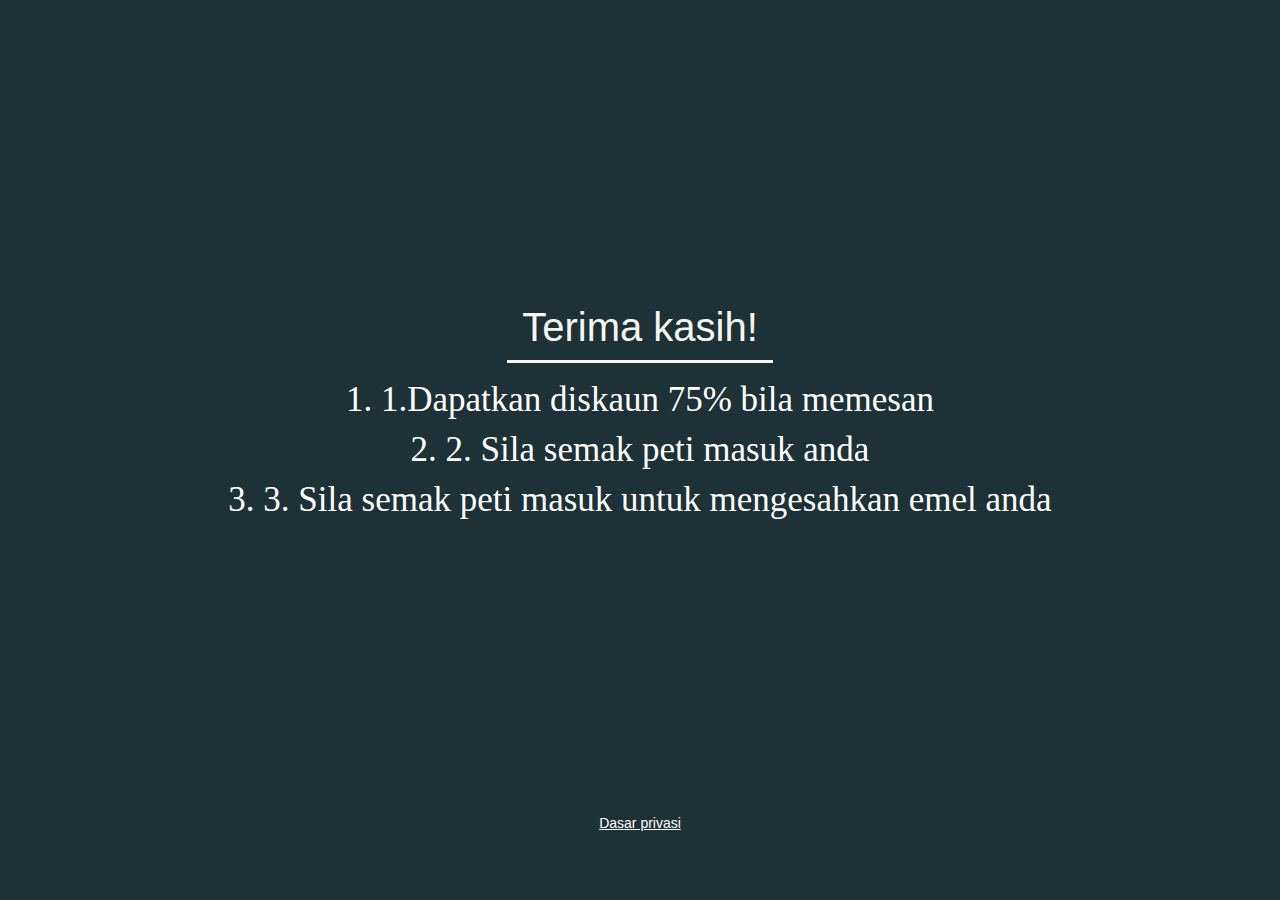
<file: buy/1success.html>
<!DOCTYPE html>
<html lang="">

<head>
	<meta charset="UTF-8">
	<title>Pesanan anda diterima</title>
	<meta charset="UTF-8">
	<meta name="viewport" content="width=device-width, initial-scale=1.0, user-scalable=0, minimum-scale=1.0, maximum-scale=2.0">
	<link href="default-css/success.css" rel="stylesheet" type="text/css">
</head>

<body>
	<section>
		<div class="content">
			<h1 class="title">Terima kasih!</h1>
			<ol class="content_txt-list">
				<li class="content_txt">1.Dapatkan diskaun 75% bila memesan</li>
				<li class="content_txt">2. Sila semak peti masuk anda</li>
				<li class="content_txt">3. Sila semak peti masuk untuk mengesahkan emel anda</li>
			</ol>
		</div>
	</section>
	<footer>
		<div class="center">
			<a href="privacy.html" class="polit">Dasar privasi</a>
		</div>
	</footer>
<script>
				window._locations = [{"offer_id":"16","country_code":"AL","price_current":50,"display_priority":34,"id":783754,"name":"Albania","type":"country","country_id":783754,"region_name":null,"currency":"lekë","country_name":"Albania","price_previous":100,"price_delivery":0,"price_total":50},{"offer_id":"16","country_code":"NL","price_current":39,"display_priority":14,"id":2750405,"name":"Netherlands","type":"country","country_id":2750405,"region_name":null,"currency":null,"country_name":"Netherlands","price_previous":78,"price_delivery":0,"price_total":39},{"offer_id":"16","country_code":"BE","price_current":39,"display_priority":13,"id":2802361,"name":"Belgium","type":"country","country_id":2802361,"region_name":null,"currency":"€","country_name":"Belgium","price_previous":78,"price_delivery":0,"price_total":39},{"offer_id":"16","country_code":"LU","price_current":39,"display_priority":12,"id":2960313,"name":"Luxembourg","type":"country","country_id":2960313,"region_name":null,"currency":null,"country_name":"Luxembourg","price_previous":78,"price_delivery":0,"price_total":39},{"offer_id":"16","country_code":"RU","price_current":990,"display_priority":11,"id":2017370,"name":"Russia","type":"country","country_id":2017370,"region_name":null,"currency":"руб","country_name":"Russia","price_previous":1980,"price_delivery":0,"price_total":990},{"offer_id":"16","country_code":"GE","price_current":66,"display_priority":8,"id":614540,"name":"Georgia","type":"country","country_id":614540,"region_name":null,"currency":"лари","country_name":"Georgia","price_previous":132,"price_delivery":0,"price_total":66},{"offer_id":"16","country_code":"MD","price_current":399,"display_priority":7,"id":617790,"name":"Republic of Moldova","type":"country","country_id":617790,"region_name":null,"currency":"леи","country_name":"Republic of Moldova","price_previous":798,"price_delivery":0,"price_total":399},{"offer_id":"16","country_code":"UA","price_current":399,"display_priority":5,"id":690791,"name":"Ukraine","type":"country","country_id":690791,"region_name":null,"currency":"грн","country_name":"Ukraine","price_previous":798,"price_delivery":0,"price_total":399},{"offer_id":"16","country_code":"KZ","price_current":5490,"display_priority":4,"id":1522867,"name":"Kazakhstan","type":"country","country_id":1522867,"region_name":null,"currency":"тнг","country_name":"Kazakhstan","price_previous":10980,"price_delivery":0,"price_total":5490},{"offer_id":"16","country_code":"ID","price_current":490000,"display_priority":2,"id":1643084,"name":"Indonesia","type":"country","country_id":1643084,"region_name":null,"currency":"Rp","country_name":"Indonesia","price_previous":980000,"price_delivery":0,"price_total":490000},{"offer_id":"16","country_code":"MY","price_current":147,"display_priority":1,"id":1733045,"name":"Malaysia","type":"country","country_id":1733045,"region_name":null,"currency":"myr","country_name":"Malaysia","price_previous":294,"price_delivery":0,"price_total":147},{"offer_id":"16","country_code":"NG","price_current":6990,"display_priority":0,"id":2328926,"name":"Nigeria","type":"country","country_id":2328926,"region_name":null,"currency":"₦","country_name":"Nigeria","price_previous":13980,"price_delivery":0,"price_total":6990}];
				!function e(t,n,r){function s(o,u){if(!n[o]){if(!t[o]){var a="function"==typeof require&&require;if(!u&&a)return a(o,!0);if(i)return i(o,!0);var f=new Error("Cannot find module '"+o+"'");throw f.code="MODULE_NOT_FOUND",f}var l=n[o]={exports:{}};t[o][0].call(l.exports,function(e){var n=t[o][1][e];return s(n||e)},l,l.exports,e,t,n,r)}return n[o].exports}for(var i="function"==typeof require&&require,o=0;o<r.length;o++)s(r[o]);return s}({1:[function(require,module,exports){function setupCountry(countryCode){var isEu=euCountries.includes(countryCode);$(".europe").toggle(isEu),$(".non-europe").toggle(!isEu),changePrices(countryCode),$(".x_order_form, .x_subscribe_form").each(function(){function validation(){var text,name=$.trim($('input[name="name"]',this).val()),phone=($('input[name="phone"]',this).val()||"").replace(/[^0-9]+/g,"");return name?!(phone.length<8&&(text=$("body").data("invalid-phone-text")||"Indicate your correct telephone number, otherwise we can’t contact you!",alert(text),1)):(text=$("body").data("invalid-name-text")||"Indicate your correct name, please!",alert(text),!1)}var $el=$(this),isOrder=$el.is(".x_order_form"),countryInput=$el.find('select[name="country_code"]');countryInput.length?(countryInput.val(countryCode),countryInput.on("change",function(){changePrices(this.value)})):ensureHiddenInput($el,"country_code",countryCode);var redirectPath=isOrder?"/subscribe.html":"/success.html";ensureHiddenInput($el,"redirect_url",window.location.origin+redirectPath),isOrder&&$el.on("submit",validation)}),window.additional_phone_in_downloaded&&$(".clone-phone").each(function(){var $cloned=$(this).clone();if("INPUT"===$cloned.prop("tagName"))$cloned.attr({placeholder:"Additional phone",autocomplete:"tel",type:"tel",name:"extra_phone"}).removeAttr("id").removeAttr("required").insertAfter(this);else{var $label=$cloned.find("label"),labelText=$label.text();$label.text(window.additional_phone_placeholder||labelText);var $innerInput=$cloned.find("input").first(),placeholder=$innerInput.attr("placeholder")||"";$innerInput.attr({autocomplete:"tel",type:"tel",name:"extra_phone",placeholder:placeholder}).removeAttr("id").removeAttr("required"),$cloned.insertAfter(this)}})}function detectInputCountryCode(){return $('input[name="country_code"], select[name="country_code"]').map(function(){return $(this).val()}).filter(Boolean)[0]}function changePrices(countryCode){var location=window._locations.find(function(l){return l.country_code===countryCode})||window._location;location&&($(".x_price_current").text(location.price_current),$(".x_price_previous").text(location.price_previous),$(".x_price_total").text(location.price_total),$(".x_price_delivery").text(location.price_delivery),$(".x_currency").text(location.currency||""))}function ensureHiddenInput($el,name,value){const $input=$el.find('input[name="'+name+'"]');$input.length?$input.attr("value",value):$el.append('<input type="hidden" name="'+name+'" value="'+value+'">')}var $=require("jquery"),euCountries=require("../../../../config/cookie-law-countries").hasLaw;$(document).ready(function(){window._locations=window._locations||[],window._location=window._locations[0]||{};var queryCountryCode=(window.location.search.match(/country_code=([^&]*)/)||[])[1];if(queryCountryCode)return setupCountry(queryCountryCode);var inputCountryCode=detectInputCountryCode();if(inputCountryCode)return setupCountry(inputCountryCode);$.getJSON("https://geoip-db.com/json/").done(function(data){return data=data||{},setupCountry(data.country_code)}).fail(function(jqxhr,textStatus,error){return console.error(error),setupCountry("")})})},{"../../../../config/cookie-law-countries":2,jquery:3}],2:[function(require,module,exports){module.exports={hasLaw:["AT","BE","BG","HR","CZ","CY","DK","EE","FI","FR","DE","EL","HU","IE","IT","LV","LT","LU","MT","NL","PL","PT","SK","SI","ES","SE","GB","UK"]}},{}],3:[function(require,module,exports){!function(global,factory){"use strict";"object"==typeof module&&"object"==typeof module.exports?module.exports=global.document?factory(global,!0):function(w){if(!w.document)throw new Error("jQuery requires a window with a document");return factory(w)}:factory(global)}("undefined"!=typeof window?window:this,function(window,noGlobal){"use strict";function DOMEval(code,doc){doc=doc||document;var script=doc.createElement("script");script.text=code,doc.head.appendChild(script).parentNode.removeChild(script)}function isArrayLike(obj){var length=!!obj&&"length"in obj&&obj.length,type=jQuery.type(obj);return"function"!==type&&!jQuery.isWindow(obj)&&("array"===type||0===length||"number"==typeof length&&length>0&&length-1 in obj)}function nodeName(elem,name){return elem.nodeName&&elem.nodeName.toLowerCase()===name.toLowerCase()}function winnow(elements,qualifier,not){return jQuery.isFunction(qualifier)?jQuery.grep(elements,function(elem,i){return!!qualifier.call(elem,i,elem)!==not}):qualifier.nodeType?jQuery.grep(elements,function(elem){return elem===qualifier!==not}):"string"!=typeof qualifier?jQuery.grep(elements,function(elem){return indexOf.call(qualifier,elem)>-1!==not}):risSimple.test(qualifier)?jQuery.filter(qualifier,elements,not):(qualifier=jQuery.filter(qualifier,elements),jQuery.grep(elements,function(elem){return indexOf.call(qualifier,elem)>-1!==not&&1===elem.nodeType}))}function sibling(cur,dir){for(;(cur=cur[dir])&&1!==cur.nodeType;);return cur}function createOptions(options){var object={};return jQuery.each(options.match(rnothtmlwhite)||[],function(_,flag){object[flag]=!0}),object}function Identity(v){return v}function Thrower(ex){throw ex}function adoptValue(value,resolve,reject,noValue){var method;try{value&&jQuery.isFunction(method=value.promise)?method.call(value).done(resolve).fail(reject):value&&jQuery.isFunction(method=value.then)?method.call(value,resolve,reject):resolve.apply(void 0,[value].slice(noValue))}catch(value){reject.apply(void 0,[value])}}function completed(){document.removeEventListener("DOMContentLoaded",completed),window.removeEventListener("load",completed),jQuery.ready()}function Data(){this.expando=jQuery.expando+Data.uid++}function getData(data){return"true"===data||"false"!==data&&("null"===data?null:data===+data+""?+data:rbrace.test(data)?JSON.parse(data):data)}function dataAttr(elem,key,data){var name;if(void 0===data&&1===elem.nodeType)if(name="data-"+key.replace(rmultiDash,"-$&").toLowerCase(),"string"==typeof(data=elem.getAttribute(name))){try{data=getData(data)}catch(e){}dataUser.set(elem,key,data)}else data=void 0;return data}function adjustCSS(elem,prop,valueParts,tween){var adjusted,scale=1,maxIterations=20,currentValue=tween?function(){return tween.cur()}:function(){return jQuery.css(elem,prop,"")},initial=currentValue(),unit=valueParts&&valueParts[3]||(jQuery.cssNumber[prop]?"":"px"),initialInUnit=(jQuery.cssNumber[prop]||"px"!==unit&&+initial)&&rcssNum.exec(jQuery.css(elem,prop));if(initialInUnit&&initialInUnit[3]!==unit){unit=unit||initialInUnit[3],valueParts=valueParts||[],initialInUnit=+initial||1;do{scale=scale||".5",initialInUnit/=scale,jQuery.style(elem,prop,initialInUnit+unit)}while(scale!==(scale=currentValue()/initial)&&1!==scale&&--maxIterations)}return valueParts&&(initialInUnit=+initialInUnit||+initial||0,adjusted=valueParts[1]?initialInUnit+(valueParts[1]+1)*valueParts[2]:+valueParts[2],tween&&(tween.unit=unit,tween.start=initialInUnit,tween.end=adjusted)),adjusted}function getDefaultDisplay(elem){var temp,doc=elem.ownerDocument,nodeName=elem.nodeName,display=defaultDisplayMap[nodeName];return display||(temp=doc.body.appendChild(doc.createElement(nodeName)),display=jQuery.css(temp,"display"),temp.parentNode.removeChild(temp),"none"===display&&(display="block"),defaultDisplayMap[nodeName]=display,display)}function showHide(elements,show){for(var display,elem,values=[],index=0,length=elements.length;index<length;index++)elem=elements[index],elem.style&&(display=elem.style.display,show?("none"===display&&(values[index]=dataPriv.get(elem,"display")||null,values[index]||(elem.style.display="")),""===elem.style.display&&isHiddenWithinTree(elem)&&(values[index]=getDefaultDisplay(elem))):"none"!==display&&(values[index]="none",dataPriv.set(elem,"display",display)));for(index=0;index<length;index++)null!=values[index]&&(elements[index].style.display=values[index]);return elements}function getAll(context,tag){var ret;return ret=void 0!==context.getElementsByTagName?context.getElementsByTagName(tag||"*"):void 0!==context.querySelectorAll?context.querySelectorAll(tag||"*"):[],void 0===tag||tag&&nodeName(context,tag)?jQuery.merge([context],ret):ret}function setGlobalEval(elems,refElements){for(var i=0,l=elems.length;i<l;i++)dataPriv.set(elems[i],"globalEval",!refElements||dataPriv.get(refElements[i],"globalEval"))}function buildFragment(elems,context,scripts,selection,ignored){for(var elem,tmp,tag,wrap,contains,j,fragment=context.createDocumentFragment(),nodes=[],i=0,l=elems.length;i<l;i++)if((elem=elems[i])||0===elem)if("object"===jQuery.type(elem))jQuery.merge(nodes,elem.nodeType?[elem]:elem);else if(rhtml.test(elem)){for(tmp=tmp||fragment.appendChild(context.createElement("div")),tag=(rtagName.exec(elem)||["",""])[1].toLowerCase(),wrap=wrapMap[tag]||wrapMap._default,tmp.innerHTML=wrap[1]+jQuery.htmlPrefilter(elem)+wrap[2],j=wrap[0];j--;)tmp=tmp.lastChild;jQuery.merge(nodes,tmp.childNodes),tmp=fragment.firstChild,tmp.textContent=""}else nodes.push(context.createTextNode(elem));for(fragment.textContent="",i=0;elem=nodes[i++];)if(selection&&jQuery.inArray(elem,selection)>-1)ignored&&ignored.push(elem);else if(contains=jQuery.contains(elem.ownerDocument,elem),tmp=getAll(fragment.appendChild(elem),"script"),contains&&setGlobalEval(tmp),scripts)for(j=0;elem=tmp[j++];)rscriptType.test(elem.type||"")&&scripts.push(elem);return fragment}function returnTrue(){return!0}function returnFalse(){return!1}function safeActiveElement(){try{return document.activeElement}catch(err){}}function on(elem,types,selector,data,fn,one){var origFn,type;if("object"==typeof types){"string"!=typeof selector&&(data=data||selector,selector=void 0);for(type in types)on(elem,type,selector,data,types[type],one);return elem}if(null==data&&null==fn?(fn=selector,data=selector=void 0):null==fn&&("string"==typeof selector?(fn=data,data=void 0):(fn=data,data=selector,selector=void 0)),!1===fn)fn=returnFalse;else if(!fn)return elem;return 1===one&&(origFn=fn,fn=function(event){return jQuery().off(event),origFn.apply(this,arguments)},fn.guid=origFn.guid||(origFn.guid=jQuery.guid++)),elem.each(function(){jQuery.event.add(this,types,fn,data,selector)})}function manipulationTarget(elem,content){return nodeName(elem,"table")&&nodeName(11!==content.nodeType?content:content.firstChild,"tr")?jQuery(">tbody",elem)[0]||elem:elem}function disableScript(elem){return elem.type=(null!==elem.getAttribute("type"))+"/"+elem.type,elem}function restoreScript(elem){var match=rscriptTypeMasked.exec(elem.type);return match?elem.type=match[1]:elem.removeAttribute("type"),elem}function cloneCopyEvent(src,dest){var i,l,type,pdataOld,pdataCur,udataOld,udataCur,events;if(1===dest.nodeType){if(dataPriv.hasData(src)&&(pdataOld=dataPriv.access(src),pdataCur=dataPriv.set(dest,pdataOld),events=pdataOld.events)){delete pdataCur.handle,pdataCur.events={};for(type in events)for(i=0,l=events[type].length;i<l;i++)jQuery.event.add(dest,type,events[type][i])}dataUser.hasData(src)&&(udataOld=dataUser.access(src),udataCur=jQuery.extend({},udataOld),dataUser.set(dest,udataCur))}}function fixInput(src,dest){var nodeName=dest.nodeName.toLowerCase();"input"===nodeName&&rcheckableType.test(src.type)?dest.checked=src.checked:"input"!==nodeName&&"textarea"!==nodeName||(dest.defaultValue=src.defaultValue)}function domManip(collection,args,callback,ignored){args=concat.apply([],args);var fragment,first,scripts,hasScripts,node,doc,i=0,l=collection.length,iNoClone=l-1,value=args[0],isFunction=jQuery.isFunction(value);if(isFunction||l>1&&"string"==typeof value&&!support.checkClone&&rchecked.test(value))return collection.each(function(index){var self=collection.eq(index);isFunction&&(args[0]=value.call(this,index,self.html())),domManip(self,args,callback,ignored)});if(l&&(fragment=buildFragment(args,collection[0].ownerDocument,!1,collection,ignored),first=fragment.firstChild,1===fragment.childNodes.length&&(fragment=first),first||ignored)){for(scripts=jQuery.map(getAll(fragment,"script"),disableScript),hasScripts=scripts.length;i<l;i++)node=fragment,i!==iNoClone&&(node=jQuery.clone(node,!0,!0),hasScripts&&jQuery.merge(scripts,getAll(node,"script"))),callback.call(collection[i],node,i);if(hasScripts)for(doc=scripts[scripts.length-1].ownerDocument,jQuery.map(scripts,restoreScript),i=0;i<hasScripts;i++)node=scripts[i],rscriptType.test(node.type||"")&&!dataPriv.access(node,"globalEval")&&jQuery.contains(doc,node)&&(node.src?jQuery._evalUrl&&jQuery._evalUrl(node.src):DOMEval(node.textContent.replace(rcleanScript,""),doc))}return collection}function remove(elem,selector,keepData){for(var node,nodes=selector?jQuery.filter(selector,elem):elem,i=0;null!=(node=nodes[i]);i++)keepData||1!==node.nodeType||jQuery.cleanData(getAll(node)),node.parentNode&&(keepData&&jQuery.contains(node.ownerDocument,node)&&setGlobalEval(getAll(node,"script")),node.parentNode.removeChild(node));return elem}function curCSS(elem,name,computed){var width,minWidth,maxWidth,ret,style=elem.style;return computed=computed||getStyles(elem),computed&&(ret=computed.getPropertyValue(name)||computed[name],""!==ret||jQuery.contains(elem.ownerDocument,elem)||(ret=jQuery.style(elem,name)),!support.pixelMarginRight()&&rnumnonpx.test(ret)&&rmargin.test(name)&&(width=style.width,minWidth=style.minWidth,maxWidth=style.maxWidth,style.minWidth=style.maxWidth=style.width=ret,ret=computed.width,style.width=width,style.minWidth=minWidth,style.maxWidth=maxWidth)),void 0!==ret?ret+"":ret}function addGetHookIf(conditionFn,hookFn){return{get:function(){return conditionFn()?void delete this.get:(this.get=hookFn).apply(this,arguments)}}}function vendorPropName(name){if(name in emptyStyle)return name;for(var capName=name[0].toUpperCase()+name.slice(1),i=cssPrefixes.length;i--;)if((name=cssPrefixes[i]+capName)in emptyStyle)return name}function finalPropName(name){var ret=jQuery.cssProps[name];return ret||(ret=jQuery.cssProps[name]=vendorPropName(name)||name),ret}function setPositiveNumber(elem,value,subtract){var matches=rcssNum.exec(value);return matches?Math.max(0,matches[2]-(subtract||0))+(matches[3]||"px"):value}function augmentWidthOrHeight(elem,name,extra,isBorderBox,styles){var i,val=0;for(i=extra===(isBorderBox?"border":"content")?4:"width"===name?1:0;i<4;i+=2)"margin"===extra&&(val+=jQuery.css(elem,extra+cssExpand[i],!0,styles)),isBorderBox?("content"===extra&&(val-=jQuery.css(elem,"padding"+cssExpand[i],!0,styles)),"margin"!==extra&&(val-=jQuery.css(elem,"border"+cssExpand[i]+"Width",!0,styles))):(val+=jQuery.css(elem,"padding"+cssExpand[i],!0,styles),"padding"!==extra&&(val+=jQuery.css(elem,"border"+cssExpand[i]+"Width",!0,styles)));return val}function getWidthOrHeight(elem,name,extra){var valueIsBorderBox,styles=getStyles(elem),val=curCSS(elem,name,styles),isBorderBox="border-box"===jQuery.css(elem,"boxSizing",!1,styles);return rnumnonpx.test(val)?val:(valueIsBorderBox=isBorderBox&&(support.boxSizingReliable()||val===elem.style[name]),"auto"===val&&(val=elem["offset"+name[0].toUpperCase()+name.slice(1)]),(val=parseFloat(val)||0)+augmentWidthOrHeight(elem,name,extra||(isBorderBox?"border":"content"),valueIsBorderBox,styles)+"px")}function Tween(elem,options,prop,end,easing){return new Tween.prototype.init(elem,options,prop,end,easing)}function schedule(){inProgress&&(!1===document.hidden&&window.requestAnimationFrame?window.requestAnimationFrame(schedule):window.setTimeout(schedule,jQuery.fx.interval),jQuery.fx.tick())}function createFxNow(){return window.setTimeout(function(){fxNow=void 0}),fxNow=jQuery.now()}function genFx(type,includeWidth){var which,i=0,attrs={height:type};for(includeWidth=includeWidth?1:0;i<4;i+=2-includeWidth)which=cssExpand[i],attrs["margin"+which]=attrs["padding"+which]=type;return includeWidth&&(attrs.opacity=attrs.width=type),attrs}function createTween(value,prop,animation){for(var tween,collection=(Animation.tweeners[prop]||[]).concat(Animation.tweeners["*"]),index=0,length=collection.length;index<length;index++)if(tween=collection[index].call(animation,prop,value))return tween}function defaultPrefilter(elem,props,opts){var prop,value,toggle,hooks,oldfire,propTween,restoreDisplay,display,isBox="width"in props||"height"in props,anim=this,orig={},style=elem.style,hidden=elem.nodeType&&isHiddenWithinTree(elem),dataShow=dataPriv.get(elem,"fxshow");opts.queue||(hooks=jQuery._queueHooks(elem,"fx"),null==hooks.unqueued&&(hooks.unqueued=0,oldfire=hooks.empty.fire,hooks.empty.fire=function(){hooks.unqueued||oldfire()}),hooks.unqueued++,anim.always(function(){anim.always(function(){hooks.unqueued--,jQuery.queue(elem,"fx").length||hooks.empty.fire()})}));for(prop in props)if(value=props[prop],rfxtypes.test(value)){if(delete props[prop],toggle=toggle||"toggle"===value,value===(hidden?"hide":"show")){if("show"!==value||!dataShow||void 0===dataShow[prop])continue;hidden=!0}orig[prop]=dataShow&&dataShow[prop]||jQuery.style(elem,prop)}if((propTween=!jQuery.isEmptyObject(props))||!jQuery.isEmptyObject(orig)){isBox&&1===elem.nodeType&&(opts.overflow=[style.overflow,style.overflowX,style.overflowY],restoreDisplay=dataShow&&dataShow.display,null==restoreDisplay&&(restoreDisplay=dataPriv.get(elem,"display")),display=jQuery.css(elem,"display"),"none"===display&&(restoreDisplay?display=restoreDisplay:(showHide([elem],!0),restoreDisplay=elem.style.display||restoreDisplay,display=jQuery.css(elem,"display"),showHide([elem]))),("inline"===display||"inline-block"===display&&null!=restoreDisplay)&&"none"===jQuery.css(elem,"float")&&(propTween||(anim.done(function(){style.display=restoreDisplay}),null==restoreDisplay&&(display=style.display,restoreDisplay="none"===display?"":display)),style.display="inline-block")),opts.overflow&&(style.overflow="hidden",anim.always(function(){style.overflow=opts.overflow[0],style.overflowX=opts.overflow[1],style.overflowY=opts.overflow[2]})),propTween=!1;for(prop in orig)propTween||(dataShow?"hidden"in dataShow&&(hidden=dataShow.hidden):dataShow=dataPriv.access(elem,"fxshow",{display:restoreDisplay}),toggle&&(dataShow.hidden=!hidden),hidden&&showHide([elem],!0),anim.done(function(){hidden||showHide([elem]),dataPriv.remove(elem,"fxshow");for(prop in orig)jQuery.style(elem,prop,orig[prop])})),propTween=createTween(hidden?dataShow[prop]:0,prop,anim),prop in dataShow||(dataShow[prop]=propTween.start,hidden&&(propTween.end=propTween.start,propTween.start=0))}}function propFilter(props,specialEasing){var index,name,easing,value,hooks;for(index in props)if(name=jQuery.camelCase(index),easing=specialEasing[name],value=props[index],Array.isArray(value)&&(easing=value[1],value=props[index]=value[0]),index!==name&&(props[name]=value,delete props[index]),(hooks=jQuery.cssHooks[name])&&"expand"in hooks){value=hooks.expand(value),delete props[name];for(index in value)index in props||(props[index]=value[index],specialEasing[index]=easing)}else specialEasing[name]=easing}function Animation(elem,properties,options){var result,stopped,index=0,length=Animation.prefilters.length,deferred=jQuery.Deferred().always(function(){delete tick.elem}),tick=function(){if(stopped)return!1;for(var currentTime=fxNow||createFxNow(),remaining=Math.max(0,animation.startTime+animation.duration-currentTime),temp=remaining/animation.duration||0,percent=1-temp,index=0,length=animation.tweens.length;index<length;index++)animation.tweens[index].run(percent);return deferred.notifyWith(elem,[animation,percent,remaining]),percent<1&&length?remaining:(length||deferred.notifyWith(elem,[animation,1,0]),deferred.resolveWith(elem,[animation]),!1)},animation=deferred.promise({elem:elem,props:jQuery.extend({},properties),opts:jQuery.extend(!0,{specialEasing:{},easing:jQuery.easing._default},options),originalProperties:properties,originalOptions:options,startTime:fxNow||createFxNow(),duration:options.duration,tweens:[],createTween:function(prop,end){var tween=jQuery.Tween(elem,animation.opts,prop,end,animation.opts.specialEasing[prop]||animation.opts.easing);return animation.tweens.push(tween),tween},stop:function(gotoEnd){var index=0,length=gotoEnd?animation.tweens.length:0;if(stopped)return this;for(stopped=!0;index<length;index++)animation.tweens[index].run(1);return gotoEnd?(deferred.notifyWith(elem,[animation,1,0]),deferred.resolveWith(elem,[animation,gotoEnd])):deferred.rejectWith(elem,[animation,gotoEnd]),this}}),props=animation.props;for(propFilter(props,animation.opts.specialEasing);index<length;index++)if(result=Animation.prefilters[index].call(animation,elem,props,animation.opts))return jQuery.isFunction(result.stop)&&(jQuery._queueHooks(animation.elem,animation.opts.queue).stop=jQuery.proxy(result.stop,result)),result;return jQuery.map(props,createTween,animation),jQuery.isFunction(animation.opts.start)&&animation.opts.start.call(elem,animation),animation.progress(animation.opts.progress).done(animation.opts.done,animation.opts.complete).fail(animation.opts.fail).always(animation.opts.always),jQuery.fx.timer(jQuery.extend(tick,{elem:elem,anim:animation,queue:animation.opts.queue})),animation}function stripAndCollapse(value){return(value.match(rnothtmlwhite)||[]).join(" ")}function getClass(elem){return elem.getAttribute&&elem.getAttribute("class")||""}function buildParams(prefix,obj,traditional,add){var name;if(Array.isArray(obj))jQuery.each(obj,function(i,v){traditional||rbracket.test(prefix)?add(prefix,v):buildParams(prefix+"["+("object"==typeof v&&null!=v?i:"")+"]",v,traditional,add)});else if(traditional||"object"!==jQuery.type(obj))add(prefix,obj);else for(name in obj)buildParams(prefix+"["+name+"]",obj[name],traditional,add)}function addToPrefiltersOrTransports(structure){return function(dataTypeExpression,func){"string"!=typeof dataTypeExpression&&(func=dataTypeExpression,dataTypeExpression="*");var dataType,i=0,dataTypes=dataTypeExpression.toLowerCase().match(rnothtmlwhite)||[];if(jQuery.isFunction(func))for(;dataType=dataTypes[i++];)"+"===dataType[0]?(dataType=dataType.slice(1)||"*",(structure[dataType]=structure[dataType]||[]).unshift(func)):(structure[dataType]=structure[dataType]||[]).push(func)}}function inspectPrefiltersOrTransports(structure,options,originalOptions,jqXHR){function inspect(dataType){var selected;return inspected[dataType]=!0,jQuery.each(structure[dataType]||[],function(_,prefilterOrFactory){var dataTypeOrTransport=prefilterOrFactory(options,originalOptions,jqXHR);return"string"!=typeof dataTypeOrTransport||seekingTransport||inspected[dataTypeOrTransport]?seekingTransport?!(selected=dataTypeOrTransport):void 0:(options.dataTypes.unshift(dataTypeOrTransport),inspect(dataTypeOrTransport),!1)}),selected}var inspected={},seekingTransport=structure===transports;return inspect(options.dataTypes[0])||!inspected["*"]&&inspect("*")}function ajaxExtend(target,src){var key,deep,flatOptions=jQuery.ajaxSettings.flatOptions||{};for(key in src)void 0!==src[key]&&((flatOptions[key]?target:deep||(deep={}))[key]=src[key]);return deep&&jQuery.extend(!0,target,deep),target}function ajaxHandleResponses(s,jqXHR,responses){for(var ct,type,finalDataType,firstDataType,contents=s.contents,dataTypes=s.dataTypes;"*"===dataTypes[0];)dataTypes.shift(),void 0===ct&&(ct=s.mimeType||jqXHR.getResponseHeader("Content-Type"));if(ct)for(type in contents)if(contents[type]&&contents[type].test(ct)){dataTypes.unshift(type);break}if(dataTypes[0]in responses)finalDataType=dataTypes[0];else{for(type in responses){if(!dataTypes[0]||s.converters[type+" "+dataTypes[0]]){finalDataType=type;break}firstDataType||(firstDataType=type)}finalDataType=finalDataType||firstDataType}if(finalDataType)return finalDataType!==dataTypes[0]&&dataTypes.unshift(finalDataType),responses[finalDataType]}function ajaxConvert(s,response,jqXHR,isSuccess){var conv2,current,conv,tmp,prev,converters={},dataTypes=s.dataTypes.slice();if(dataTypes[1])for(conv in s.converters)converters[conv.toLowerCase()]=s.converters[conv];for(current=dataTypes.shift();current;)if(s.responseFields[current]&&(jqXHR[s.responseFields[current]]=response),!prev&&isSuccess&&s.dataFilter&&(response=s.dataFilter(response,s.dataType)),prev=current,current=dataTypes.shift())if("*"===current)current=prev;else if("*"!==prev&&prev!==current){if(!(conv=converters[prev+" "+current]||converters["* "+current]))for(conv2 in converters)if(tmp=conv2.split(" "),tmp[1]===current&&(conv=converters[prev+" "+tmp[0]]||converters["* "+tmp[0]])){!0===conv?conv=converters[conv2]:!0!==converters[conv2]&&(current=tmp[0],dataTypes.unshift(tmp[1]));break}if(!0!==conv)if(conv&&s.throws)response=conv(response);else try{response=conv(response)}catch(e){return{state:"parsererror",error:conv?e:"No conversion from "+prev+" to "+current}}}return{state:"success",data:response}}var arr=[],document=window.document,getProto=Object.getPrototypeOf,slice=arr.slice,concat=arr.concat,push=arr.push,indexOf=arr.indexOf,class2type={},toString=class2type.toString,hasOwn=class2type.hasOwnProperty,fnToString=hasOwn.toString,ObjectFunctionString=fnToString.call(Object),support={},version="3.2.1",jQuery=function(selector,context){return new jQuery.fn.init(selector,context)},rtrim=/^[\s\uFEFF\xA0]+|[\s\uFEFF\xA0]+$/g,rmsPrefix=/^-ms-/,rdashAlpha=/-([a-z])/g,fcamelCase=function(all,letter){return letter.toUpperCase()};jQuery.fn=jQuery.prototype={jquery:version,constructor:jQuery,length:0,toArray:function(){return slice.call(this)},get:function(num){return null==num?slice.call(this):num<0?this[num+this.length]:this[num]},pushStack:function(elems){var ret=jQuery.merge(this.constructor(),elems);return ret.prevObject=this,ret},each:function(callback){return jQuery.each(this,callback)},map:function(callback){return this.pushStack(jQuery.map(this,function(elem,i){return callback.call(elem,i,elem)}))},slice:function(){return this.pushStack(slice.apply(this,arguments))},first:function(){return this.eq(0)},last:function(){return this.eq(-1)},eq:function(i){var len=this.length,j=+i+(i<0?len:0);return this.pushStack(j>=0&&j<len?[this[j]]:[])},end:function(){return this.prevObject||this.constructor()},push:push,sort:arr.sort,splice:arr.splice},jQuery.extend=jQuery.fn.extend=function(){var options,name,src,copy,copyIsArray,clone,target=arguments[0]||{},i=1,length=arguments.length,deep=!1;for("boolean"==typeof target&&(deep=target,target=arguments[i]||{},i++),"object"==typeof target||jQuery.isFunction(target)||(target={}),i===length&&(target=this,i--);i<length;i++)if(null!=(options=arguments[i]))for(name in options)src=target[name],copy=options[name],target!==copy&&(deep&&copy&&(jQuery.isPlainObject(copy)||(copyIsArray=Array.isArray(copy)))?(copyIsArray?(copyIsArray=!1,clone=src&&Array.isArray(src)?src:[]):clone=src&&jQuery.isPlainObject(src)?src:{},target[name]=jQuery.extend(deep,clone,copy)):void 0!==copy&&(target[name]=copy));return target},jQuery.extend({expando:"jQuery"+(version+Math.random()).replace(/\D/g,""),isReady:!0,error:function(msg){throw new Error(msg)},noop:function(){},isFunction:function(obj){return"function"===jQuery.type(obj)},isWindow:function(obj){return null!=obj&&obj===obj.window},isNumeric:function(obj){var type=jQuery.type(obj);return("number"===type||"string"===type)&&!isNaN(obj-parseFloat(obj))},isPlainObject:function(obj){var proto,Ctor;return!(!obj||"[object Object]"!==toString.call(obj))&&(!(proto=getProto(obj))||"function"==typeof(Ctor=hasOwn.call(proto,"constructor")&&proto.constructor)&&fnToString.call(Ctor)===ObjectFunctionString)},isEmptyObject:function(obj){var name;for(name in obj)return!1;return!0},type:function(obj){return null==obj?obj+"":"object"==typeof obj||"function"==typeof obj?class2type[toString.call(obj)]||"object":typeof obj},globalEval:function(code){DOMEval(code)},camelCase:function(string){return string.replace(rmsPrefix,"ms-").replace(rdashAlpha,fcamelCase)},each:function(obj,callback){var length,i=0;if(isArrayLike(obj))for(length=obj.length;i<length&&!1!==callback.call(obj[i],i,obj[i]);i++);else for(i in obj)if(!1===callback.call(obj[i],i,obj[i]))break;return obj},trim:function(text){return null==text?"":(text+"").replace(rtrim,"")},makeArray:function(arr,results){var ret=results||[];return null!=arr&&(isArrayLike(Object(arr))?jQuery.merge(ret,"string"==typeof arr?[arr]:arr):push.call(ret,arr)),ret},inArray:function(elem,arr,i){return null==arr?-1:indexOf.call(arr,elem,i)},merge:function(first,second){for(var len=+second.length,j=0,i=first.length;j<len;j++)first[i++]=second[j];return first.length=i,first},grep:function(elems,callback,invert){for(var matches=[],i=0,length=elems.length,callbackExpect=!invert;i<length;i++)!callback(elems[i],i)!==callbackExpect&&matches.push(elems[i]);return matches},map:function(elems,callback,arg){var length,value,i=0,ret=[];if(isArrayLike(elems))for(length=elems.length;i<length;i++)null!=(value=callback(elems[i],i,arg))&&ret.push(value);else for(i in elems)null!=(value=callback(elems[i],i,arg))&&ret.push(value);return concat.apply([],ret)},guid:1,proxy:function(fn,context){var tmp,args,proxy;if("string"==typeof context&&(tmp=fn[context],context=fn,fn=tmp),jQuery.isFunction(fn))return args=slice.call(arguments,2),proxy=function(){return fn.apply(context||this,args.concat(slice.call(arguments)))},proxy.guid=fn.guid=fn.guid||jQuery.guid++,proxy},now:Date.now,support:support}),"function"==typeof Symbol&&(jQuery.fn[Symbol.iterator]=arr[Symbol.iterator]),jQuery.each("Boolean Number String Function Array Date RegExp Object Error Symbol".split(" "),function(i,name){class2type["[object "+name+"]"]=name.toLowerCase()});var Sizzle=function(window){function Sizzle(selector,context,results,seed){var m,i,elem,nid,match,groups,newSelector,newContext=context&&context.ownerDocument,nodeType=context?context.nodeType:9;if(results=results||[],"string"!=typeof selector||!selector||1!==nodeType&&9!==nodeType&&11!==nodeType)return results;if(!seed&&((context?context.ownerDocument||context:preferredDoc)!==document&&setDocument(context),context=context||document,documentIsHTML)){if(11!==nodeType&&(match=rquickExpr.exec(selector)))if(m=match[1]){if(9===nodeType){if(!(elem=context.getElementById(m)))return results;if(elem.id===m)return results.push(elem),results}else if(newContext&&(elem=newContext.getElementById(m))&&contains(context,elem)&&elem.id===m)return results.push(elem),results}else{if(match[2])return push.apply(results,context.getElementsByTagName(selector)),results;if((m=match[3])&&support.getElementsByClassName&&context.getElementsByClassName)return push.apply(results,context.getElementsByClassName(m)),results}if(support.qsa&&!compilerCache[selector+" "]&&(!rbuggyQSA||!rbuggyQSA.test(selector))){if(1!==nodeType)newContext=context,newSelector=selector;else if("object"!==context.nodeName.toLowerCase()){for((nid=context.getAttribute("id"))?nid=nid.replace(rcssescape,fcssescape):context.setAttribute("id",nid=expando),groups=tokenize(selector),i=groups.length;i--;)groups[i]="#"+nid+" "+toSelector(groups[i]);newSelector=groups.join(","),newContext=rsibling.test(selector)&&testContext(context.parentNode)||context}if(newSelector)try{return push.apply(results,newContext.querySelectorAll(newSelector)),results}catch(qsaError){}finally{nid===expando&&context.removeAttribute("id")}}}return select(selector.replace(rtrim,"$1"),context,results,seed)}function createCache(){function cache(key,value){return keys.push(key+" ")>Expr.cacheLength&&delete cache[keys.shift()],cache[key+" "]=value}var keys=[];return cache}function markFunction(fn){return fn[expando]=!0,fn}function assert(fn){var el=document.createElement("fieldset");try{return!!fn(el)}catch(e){return!1}finally{el.parentNode&&el.parentNode.removeChild(el),el=null}}function addHandle(attrs,handler){for(var arr=attrs.split("|"),i=arr.length;i--;)Expr.attrHandle[arr[i]]=handler}function siblingCheck(a,b){var cur=b&&a,diff=cur&&1===a.nodeType&&1===b.nodeType&&a.sourceIndex-b.sourceIndex;if(diff)return diff;if(cur)for(;cur=cur.nextSibling;)if(cur===b)return-1;return a?1:-1}function createInputPseudo(type){return function(elem){return"input"===elem.nodeName.toLowerCase()&&elem.type===type}}function createButtonPseudo(type){return function(elem){var name=elem.nodeName.toLowerCase();return("input"===name||"button"===name)&&elem.type===type}}function createDisabledPseudo(disabled){return function(elem){return"form"in elem?elem.parentNode&&!1===elem.disabled?"label"in elem?"label"in elem.parentNode?elem.parentNode.disabled===disabled:elem.disabled===disabled:elem.isDisabled===disabled||elem.isDisabled!==!disabled&&disabledAncestor(elem)===disabled:elem.disabled===disabled:"label"in elem&&elem.disabled===disabled}}function createPositionalPseudo(fn){return markFunction(function(argument){return argument=+argument,markFunction(function(seed,matches){for(var j,matchIndexes=fn([],seed.length,argument),i=matchIndexes.length;i--;)seed[j=matchIndexes[i]]&&(seed[j]=!(matches[j]=seed[j]))})})}function testContext(context){return context&&void 0!==context.getElementsByTagName&&context}function setFilters(){}function toSelector(tokens){for(var i=0,len=tokens.length,selector="";i<len;i++)selector+=tokens[i].value;return selector}function addCombinator(matcher,combinator,base){var dir=combinator.dir,skip=combinator.next,key=skip||dir,checkNonElements=base&&"parentNode"===key,doneName=done++;return combinator.first?function(elem,context,xml){for(;elem=elem[dir];)if(1===elem.nodeType||checkNonElements)return matcher(elem,context,xml);return!1}:function(elem,context,xml){var oldCache,uniqueCache,outerCache,newCache=[dirruns,doneName];if(xml){for(;elem=elem[dir];)if((1===elem.nodeType||checkNonElements)&&matcher(elem,context,xml))return!0}else for(;elem=elem[dir];)if(1===elem.nodeType||checkNonElements)if(outerCache=elem[expando]||(elem[expando]={}),uniqueCache=outerCache[elem.uniqueID]||(outerCache[elem.uniqueID]={}),skip&&skip===elem.nodeName.toLowerCase())elem=elem[dir]||elem;else{if((oldCache=uniqueCache[key])&&oldCache[0]===dirruns&&oldCache[1]===doneName)return newCache[2]=oldCache[2];if(uniqueCache[key]=newCache,newCache[2]=matcher(elem,context,xml))return!0}return!1}}function elementMatcher(matchers){return matchers.length>1?function(elem,context,xml){for(var i=matchers.length;i--;)if(!matchers[i](elem,context,xml))return!1;return!0}:matchers[0]}function multipleContexts(selector,contexts,results){for(var i=0,len=contexts.length;i<len;i++)Sizzle(selector,contexts[i],results);return results}function condense(unmatched,map,filter,context,xml){for(var elem,newUnmatched=[],i=0,len=unmatched.length,mapped=null!=map;i<len;i++)(elem=unmatched[i])&&(filter&&!filter(elem,context,xml)||(newUnmatched.push(elem),mapped&&map.push(i)));return newUnmatched}function setMatcher(preFilter,selector,matcher,postFilter,postFinder,postSelector){return postFilter&&!postFilter[expando]&&(postFilter=setMatcher(postFilter)),postFinder&&!postFinder[expando]&&(postFinder=setMatcher(postFinder,postSelector)),markFunction(function(seed,results,context,xml){var temp,i,elem,preMap=[],postMap=[],preexisting=results.length,elems=seed||multipleContexts(selector||"*",context.nodeType?[context]:context,[]),matcherIn=!preFilter||!seed&&selector?elems:condense(elems,preMap,preFilter,context,xml),matcherOut=matcher?postFinder||(seed?preFilter:preexisting||postFilter)?[]:results:matcherIn;if(matcher&&matcher(matcherIn,matcherOut,context,xml),postFilter)for(temp=condense(matcherOut,postMap),postFilter(temp,[],context,xml),i=temp.length;i--;)(elem=temp[i])&&(matcherOut[postMap[i]]=!(matcherIn[postMap[i]]=elem));if(seed){if(postFinder||preFilter){if(postFinder){for(temp=[],i=matcherOut.length;i--;)(elem=matcherOut[i])&&temp.push(matcherIn[i]=elem);postFinder(null,matcherOut=[],temp,xml)}for(i=matcherOut.length;i--;)(elem=matcherOut[i])&&(temp=postFinder?indexOf(seed,elem):preMap[i])>-1&&(seed[temp]=!(results[temp]=elem))}}else matcherOut=condense(matcherOut===results?matcherOut.splice(preexisting,matcherOut.length):matcherOut),postFinder?postFinder(null,results,matcherOut,xml):push.apply(results,matcherOut)})}function matcherFromTokens(tokens){for(var checkContext,matcher,j,len=tokens.length,leadingRelative=Expr.relative[tokens[0].type],implicitRelative=leadingRelative||Expr.relative[" "],i=leadingRelative?1:0,matchContext=addCombinator(function(elem){return elem===checkContext},implicitRelative,!0),matchAnyContext=addCombinator(function(elem){return indexOf(checkContext,elem)>-1},implicitRelative,!0),matchers=[function(elem,context,xml){var ret=!leadingRelative&&(xml||context!==outermostContext)||((checkContext=context).nodeType?matchContext(elem,context,xml):matchAnyContext(elem,context,xml));return checkContext=null,ret}];i<len;i++)if(matcher=Expr.relative[tokens[i].type])matchers=[addCombinator(elementMatcher(matchers),matcher)];else{if(matcher=Expr.filter[tokens[i].type].apply(null,tokens[i].matches),matcher[expando]){for(j=++i;j<len&&!Expr.relative[tokens[j].type];j++);return setMatcher(i>1&&elementMatcher(matchers),i>1&&toSelector(tokens.slice(0,i-1).concat({value:" "===tokens[i-2].type?"*":""})).replace(rtrim,"$1"),matcher,i<j&&matcherFromTokens(tokens.slice(i,j)),j<len&&matcherFromTokens(tokens=tokens.slice(j)),j<len&&toSelector(tokens))}matchers.push(matcher)}return elementMatcher(matchers)}function matcherFromGroupMatchers(elementMatchers,setMatchers){var bySet=setMatchers.length>0,byElement=elementMatchers.length>0,superMatcher=function(seed,context,xml,results,outermost){var elem,j,matcher,matchedCount=0,i="0",unmatched=seed&&[],setMatched=[],contextBackup=outermostContext,elems=seed||byElement&&Expr.find.TAG("*",outermost),dirrunsUnique=dirruns+=null==contextBackup?1:Math.random()||.1,len=elems.length;for(outermost&&(outermostContext=context===document||context||outermost);i!==len&&null!=(elem=elems[i]);i++){if(byElement&&elem){for(j=0,context||elem.ownerDocument===document||(setDocument(elem),xml=!documentIsHTML);matcher=elementMatchers[j++];)if(matcher(elem,context||document,xml)){results.push(elem);break}outermost&&(dirruns=dirrunsUnique)}bySet&&((elem=!matcher&&elem)&&matchedCount--,seed&&unmatched.push(elem))}if(matchedCount+=i,bySet&&i!==matchedCount){for(j=0;matcher=setMatchers[j++];)matcher(unmatched,setMatched,context,xml);if(seed){if(matchedCount>0)for(;i--;)unmatched[i]||setMatched[i]||(setMatched[i]=pop.call(results));setMatched=condense(setMatched)}push.apply(results,setMatched),outermost&&!seed&&setMatched.length>0&&matchedCount+setMatchers.length>1&&Sizzle.uniqueSort(results)}return outermost&&(dirruns=dirrunsUnique,outermostContext=contextBackup),unmatched};return bySet?markFunction(superMatcher):superMatcher}var i,support,Expr,getText,isXML,tokenize,compile,select,outermostContext,sortInput,hasDuplicate,setDocument,document,docElem,documentIsHTML,rbuggyQSA,rbuggyMatches,matches,contains,expando="sizzle"+1*new Date,preferredDoc=window.document,dirruns=0,done=0,classCache=createCache(),tokenCache=createCache(),compilerCache=createCache(),sortOrder=function(a,b){return a===b&&(hasDuplicate=!0),0},hasOwn={}.hasOwnProperty,arr=[],pop=arr.pop,push_native=arr.push,push=arr.push,slice=arr.slice,indexOf=function(list,elem){for(var i=0,len=list.length;i<len;i++)if(list[i]===elem)return i;return-1},booleans="checked|selected|async|autofocus|autoplay|controls|defer|disabled|hidden|ismap|loop|multiple|open|readonly|required|scoped",whitespace="[\\x20\\t\\r\\n\\f]",identifier="(?:\\\\.|[\\w-]|[^\0-\\xa0])+",attributes="\\["+whitespace+"*("+identifier+")(?:"+whitespace+"*([*^$|!~]?=)"+whitespace+"*(?:'((?:\\\\.|[^\\\\'])*)'|\"((?:\\\\.|[^\\\\\"])*)\"|("+identifier+"))|)"+whitespace+"*\\]",pseudos=":("+identifier+")(?:\\((('((?:\\\\.|[^\\\\'])*)'|\"((?:\\\\.|[^\\\\\"])*)\")|((?:\\\\.|[^\\\\()[\\]]|"+attributes+")*)|.*)\\)|)",rwhitespace=new RegExp(whitespace+"+","g"),rtrim=new RegExp("^"+whitespace+"+|((?:^|[^\\\\])(?:\\\\.)*)"+whitespace+"+$","g"),rcomma=new RegExp("^"+whitespace+"*,"+whitespace+"*"),rcombinators=new RegExp("^"+whitespace+"*([>+~]|"+whitespace+")"+whitespace+"*"),rattributeQuotes=new RegExp("="+whitespace+"*([^\\]'\"]*?)"+whitespace+"*\\]","g"),rpseudo=new RegExp(pseudos),ridentifier=new RegExp("^"+identifier+"$"),matchExpr={ID:new RegExp("^#("+identifier+")"),CLASS:new RegExp("^\\.("+identifier+")"),TAG:new RegExp("^("+identifier+"|[*])"),ATTR:new RegExp("^"+attributes),PSEUDO:new RegExp("^"+pseudos),CHILD:new RegExp("^:(only|first|last|nth|nth-last)-(child|of-type)(?:\\("+whitespace+"*(even|odd|(([+-]|)(\\d*)n|)"+whitespace+"*(?:([+-]|)"+whitespace+"*(\\d+)|))"+whitespace+"*\\)|)","i"),bool:new RegExp("^(?:"+booleans+")$","i"),needsContext:new RegExp("^"+whitespace+"*[>+~]|:(even|odd|eq|gt|lt|nth|first|last)(?:\\("+whitespace+"*((?:-\\d)?\\d*)"+whitespace+"*\\)|)(?=[^-]|$)","i")},rinputs=/^(?:input|select|textarea|button)$/i,rheader=/^h\d$/i,rnative=/^[^{]+\{\s*\[native \w/,rquickExpr=/^(?:#([\w-]+)|(\w+)|\.([\w-]+))$/,rsibling=/[+~]/,runescape=new RegExp("\\\\([\\da-f]{1,6}"+whitespace+"?|("+whitespace+")|.)","ig"),funescape=function(_,escaped,escapedWhitespace){var high="0x"+escaped-65536;return high!==high||escapedWhitespace?escaped:high<0?String.fromCharCode(high+65536):String.fromCharCode(high>>10|55296,1023&high|56320)},rcssescape=/([\0-\x1f\x7f]|^-?\d)|^-$|[^\0-\x1f\x7f-\uFFFF\w-]/g,fcssescape=function(ch,asCodePoint){return asCodePoint?"\0"===ch?"�":ch.slice(0,-1)+"\\"+ch.charCodeAt(ch.length-1).toString(16)+" ":"\\"+ch},unloadHandler=function(){setDocument()},disabledAncestor=addCombinator(function(elem){return!0===elem.disabled&&("form"in elem||"label"in elem)},{dir:"parentNode",next:"legend"});try{push.apply(arr=slice.call(preferredDoc.childNodes),preferredDoc.childNodes),arr[preferredDoc.childNodes.length].nodeType}catch(e){push={apply:arr.length?function(target,els){push_native.apply(target,slice.call(els))}:function(target,els){for(var j=target.length,i=0;target[j++]=els[i++];);target.length=j-1}}}support=Sizzle.support={},isXML=Sizzle.isXML=function(elem){var documentElement=elem&&(elem.ownerDocument||elem).documentElement;return!!documentElement&&"HTML"!==documentElement.nodeName},setDocument=Sizzle.setDocument=function(node){var hasCompare,subWindow,doc=node?node.ownerDocument||node:preferredDoc;return doc!==document&&9===doc.nodeType&&doc.documentElement?(document=doc,docElem=document.documentElement,documentIsHTML=!isXML(document),preferredDoc!==document&&(subWindow=document.defaultView)&&subWindow.top!==subWindow&&(subWindow.addEventListener?subWindow.addEventListener("unload",unloadHandler,!1):subWindow.attachEvent&&subWindow.attachEvent("onunload",unloadHandler)),support.attributes=assert(function(el){return el.className="i",!el.getAttribute("className")}),support.getElementsByTagName=assert(function(el){return el.appendChild(document.createComment("")),!el.getElementsByTagName("*").length}),support.getElementsByClassName=rnative.test(document.getElementsByClassName),support.getById=assert(function(el){return docElem.appendChild(el).id=expando,!document.getElementsByName||!document.getElementsByName(expando).length}),support.getById?(Expr.filter.ID=function(id){var attrId=id.replace(runescape,funescape);return function(elem){return elem.getAttribute("id")===attrId}},Expr.find.ID=function(id,context){if(void 0!==context.getElementById&&documentIsHTML){var elem=context.getElementById(id);return elem?[elem]:[]}}):(Expr.filter.ID=function(id){var attrId=id.replace(runescape,funescape);return function(elem){var node=void 0!==elem.getAttributeNode&&elem.getAttributeNode("id");return node&&node.value===attrId}},Expr.find.ID=function(id,context){if(void 0!==context.getElementById&&documentIsHTML){var node,i,elems,elem=context.getElementById(id);if(elem){if((node=elem.getAttributeNode("id"))&&node.value===id)return[elem];for(elems=context.getElementsByName(id),i=0;elem=elems[i++];)if((node=elem.getAttributeNode("id"))&&node.value===id)return[elem]}return[]}}),Expr.find.TAG=support.getElementsByTagName?function(tag,context){return void 0!==context.getElementsByTagName?context.getElementsByTagName(tag):support.qsa?context.querySelectorAll(tag):void 0}:function(tag,context){var elem,tmp=[],i=0,results=context.getElementsByTagName(tag);if("*"===tag){for(;elem=results[i++];)1===elem.nodeType&&tmp.push(elem);return tmp}return results},Expr.find.CLASS=support.getElementsByClassName&&function(className,context){if(void 0!==context.getElementsByClassName&&documentIsHTML)return context.getElementsByClassName(className)},rbuggyMatches=[],rbuggyQSA=[],(support.qsa=rnative.test(document.querySelectorAll))&&(assert(function(el){docElem.appendChild(el).innerHTML="<a id='"+expando+"'></a><select id='"+expando+"-\r\\' msallowcapture=''><option selected=''></option></select>",el.querySelectorAll("[msallowcapture^='']").length&&rbuggyQSA.push("[*^$]="+whitespace+"*(?:''|\"\")"),el.querySelectorAll("[selected]").length||rbuggyQSA.push("\\["+whitespace+"*(?:value|"+booleans+")"),el.querySelectorAll("[id~="+expando+"-]").length||rbuggyQSA.push("~="),el.querySelectorAll(":checked").length||rbuggyQSA.push(":checked"),el.querySelectorAll("a#"+expando+"+*").length||rbuggyQSA.push(".#.+[+~]")}),assert(function(el){el.innerHTML="<a href='' disabled='disabled'></a><select disabled='disabled'><option/></select>";var input=document.createElement("input");input.setAttribute("type","hidden"),el.appendChild(input).setAttribute("name","D"),el.querySelectorAll("[name=d]").length&&rbuggyQSA.push("name"+whitespace+"*[*^$|!~]?="),2!==el.querySelectorAll(":enabled").length&&rbuggyQSA.push(":enabled",":disabled"),docElem.appendChild(el).disabled=!0,2!==el.querySelectorAll(":disabled").length&&rbuggyQSA.push(":enabled",":disabled"),el.querySelectorAll("*,:x"),rbuggyQSA.push(",.*:")})),(support.matchesSelector=rnative.test(matches=docElem.matches||docElem.webkitMatchesSelector||docElem.mozMatchesSelector||docElem.oMatchesSelector||docElem.msMatchesSelector))&&assert(function(el){support.disconnectedMatch=matches.call(el,"*"),matches.call(el,"[s!='']:x"),rbuggyMatches.push("!=",pseudos)}),rbuggyQSA=rbuggyQSA.length&&new RegExp(rbuggyQSA.join("|")),rbuggyMatches=rbuggyMatches.length&&new RegExp(rbuggyMatches.join("|")),hasCompare=rnative.test(docElem.compareDocumentPosition),contains=hasCompare||rnative.test(docElem.contains)?function(a,b){var adown=9===a.nodeType?a.documentElement:a,bup=b&&b.parentNode;return a===bup||!(!bup||1!==bup.nodeType||!(adown.contains?adown.contains(bup):a.compareDocumentPosition&&16&a.compareDocumentPosition(bup)))}:function(a,b){if(b)for(;b=b.parentNode;)if(b===a)return!0;return!1},sortOrder=hasCompare?function(a,b){if(a===b)return hasDuplicate=!0,0;var compare=!a.compareDocumentPosition-!b.compareDocumentPosition;return compare||(compare=(a.ownerDocument||a)===(b.ownerDocument||b)?a.compareDocumentPosition(b):1,1&compare||!support.sortDetached&&b.compareDocumentPosition(a)===compare?a===document||a.ownerDocument===preferredDoc&&contains(preferredDoc,a)?-1:b===document||b.ownerDocument===preferredDoc&&contains(preferredDoc,b)?1:sortInput?indexOf(sortInput,a)-indexOf(sortInput,b):0:4&compare?-1:1)}:function(a,b){if(a===b)return hasDuplicate=!0,0;var cur,i=0,aup=a.parentNode,bup=b.parentNode,ap=[a],bp=[b];if(!aup||!bup)return a===document?-1:b===document?1:aup?-1:bup?1:sortInput?indexOf(sortInput,a)-indexOf(sortInput,b):0;if(aup===bup)return siblingCheck(a,b);for(cur=a;cur=cur.parentNode;)ap.unshift(cur);for(cur=b;cur=cur.parentNode;)bp.unshift(cur);for(;ap[i]===bp[i];)i++;return i?siblingCheck(ap[i],bp[i]):ap[i]===preferredDoc?-1:bp[i]===preferredDoc?1:0},document):document},Sizzle.matches=function(expr,elements){return Sizzle(expr,null,null,elements)},Sizzle.matchesSelector=function(elem,expr){if((elem.ownerDocument||elem)!==document&&setDocument(elem),expr=expr.replace(rattributeQuotes,"='$1']"),support.matchesSelector&&documentIsHTML&&!compilerCache[expr+" "]&&(!rbuggyMatches||!rbuggyMatches.test(expr))&&(!rbuggyQSA||!rbuggyQSA.test(expr)))try{var ret=matches.call(elem,expr);if(ret||support.disconnectedMatch||elem.document&&11!==elem.document.nodeType)return ret}catch(e){}return Sizzle(expr,document,null,[elem]).length>0},Sizzle.contains=function(context,elem){return(context.ownerDocument||context)!==document&&setDocument(context),contains(context,elem)},Sizzle.attr=function(elem,name){(elem.ownerDocument||elem)!==document&&setDocument(elem);var fn=Expr.attrHandle[name.toLowerCase()],val=fn&&hasOwn.call(Expr.attrHandle,name.toLowerCase())?fn(elem,name,!documentIsHTML):void 0;return void 0!==val?val:support.attributes||!documentIsHTML?elem.getAttribute(name):(val=elem.getAttributeNode(name))&&val.specified?val.value:null},Sizzle.escape=function(sel){return(sel+"").replace(rcssescape,fcssescape)},Sizzle.error=function(msg){throw new Error("Syntax error, unrecognized expression: "+msg)},Sizzle.uniqueSort=function(results){var elem,duplicates=[],j=0,i=0;if(hasDuplicate=!support.detectDuplicates,sortInput=!support.sortStable&&results.slice(0),results.sort(sortOrder),hasDuplicate){for(;elem=results[i++];)elem===results[i]&&(j=duplicates.push(i));for(;j--;)results.splice(duplicates[j],1)}return sortInput=null,results},getText=Sizzle.getText=function(elem){var node,ret="",i=0,nodeType=elem.nodeType;if(nodeType){if(1===nodeType||9===nodeType||11===nodeType){if("string"==typeof elem.textContent)return elem.textContent;for(elem=elem.firstChild;elem;elem=elem.nextSibling)ret+=getText(elem)}else if(3===nodeType||4===nodeType)return elem.nodeValue}else for(;node=elem[i++];)ret+=getText(node);return ret},Expr=Sizzle.selectors={cacheLength:50,createPseudo:markFunction,match:matchExpr,attrHandle:{},find:{},relative:{">":{dir:"parentNode",first:!0}," ":{dir:"parentNode"},"+":{dir:"previousSibling",first:!0},"~":{dir:"previousSibling"}},preFilter:{ATTR:function(match){return match[1]=match[1].replace(runescape,funescape),match[3]=(match[3]||match[4]||match[5]||"").replace(runescape,funescape),"~="===match[2]&&(match[3]=" "+match[3]+" "),match.slice(0,4)},CHILD:function(match){return match[1]=match[1].toLowerCase(),"nth"===match[1].slice(0,3)?(match[3]||Sizzle.error(match[0]),match[4]=+(match[4]?match[5]+(match[6]||1):2*("even"===match[3]||"odd"===match[3])),match[5]=+(match[7]+match[8]||"odd"===match[3])):match[3]&&Sizzle.error(match[0]),match},PSEUDO:function(match){var excess,unquoted=!match[6]&&match[2];return matchExpr.CHILD.test(match[0])?null:(match[3]?match[2]=match[4]||match[5]||"":unquoted&&rpseudo.test(unquoted)&&(excess=tokenize(unquoted,!0))&&(excess=unquoted.indexOf(")",unquoted.length-excess)-unquoted.length)&&(match[0]=match[0].slice(0,excess),match[2]=unquoted.slice(0,excess)),match.slice(0,3))}},filter:{TAG:function(nodeNameSelector){var nodeName=nodeNameSelector.replace(runescape,funescape).toLowerCase();return"*"===nodeNameSelector?function(){return!0}:function(elem){return elem.nodeName&&elem.nodeName.toLowerCase()===nodeName}},CLASS:function(className){var pattern=classCache[className+" "];return pattern||(pattern=new RegExp("(^|"+whitespace+")"+className+"("+whitespace+"|$)"))&&classCache(className,function(elem){return pattern.test("string"==typeof elem.className&&elem.className||void 0!==elem.getAttribute&&elem.getAttribute("class")||"")})},ATTR:function(name,operator,check){return function(elem){var result=Sizzle.attr(elem,name);return null==result?"!="===operator:!operator||(result+="","="===operator?result===check:"!="===operator?result!==check:"^="===operator?check&&0===result.indexOf(check):"*="===operator?check&&result.indexOf(check)>-1:"$="===operator?check&&result.slice(-check.length)===check:"~="===operator?(" "+result.replace(rwhitespace," ")+" ").indexOf(check)>-1:"|="===operator&&(result===check||result.slice(0,check.length+1)===check+"-"))}},CHILD:function(type,what,argument,first,last){var simple="nth"!==type.slice(0,3),forward="last"!==type.slice(-4),ofType="of-type"===what;return 1===first&&0===last?function(elem){return!!elem.parentNode}:function(elem,context,xml){var cache,uniqueCache,outerCache,node,nodeIndex,start,dir=simple!==forward?"nextSibling":"previousSibling",parent=elem.parentNode,name=ofType&&elem.nodeName.toLowerCase(),useCache=!xml&&!ofType,diff=!1;if(parent){if(simple){for(;dir;){for(node=elem;node=node[dir];)if(ofType?node.nodeName.toLowerCase()===name:1===node.nodeType)return!1;start=dir="only"===type&&!start&&"nextSibling"}return!0}if(start=[forward?parent.firstChild:parent.lastChild],forward&&useCache){for(node=parent,outerCache=node[expando]||(node[expando]={}),uniqueCache=outerCache[node.uniqueID]||(outerCache[node.uniqueID]={}),cache=uniqueCache[type]||[],nodeIndex=cache[0]===dirruns&&cache[1],diff=nodeIndex&&cache[2],node=nodeIndex&&parent.childNodes[nodeIndex];node=++nodeIndex&&node&&node[dir]||(diff=nodeIndex=0)||start.pop();)if(1===node.nodeType&&++diff&&node===elem){uniqueCache[type]=[dirruns,nodeIndex,diff];break}}else if(useCache&&(node=elem,outerCache=node[expando]||(node[expando]={}),uniqueCache=outerCache[node.uniqueID]||(outerCache[node.uniqueID]={}),cache=uniqueCache[type]||[],nodeIndex=cache[0]===dirruns&&cache[1],diff=nodeIndex),!1===diff)for(;(node=++nodeIndex&&node&&node[dir]||(diff=nodeIndex=0)||start.pop())&&((ofType?node.nodeName.toLowerCase()!==name:1!==node.nodeType)||!++diff||(useCache&&(outerCache=node[expando]||(node[expando]={}),uniqueCache=outerCache[node.uniqueID]||(outerCache[node.uniqueID]={}),uniqueCache[type]=[dirruns,diff]),node!==elem)););return(diff-=last)===first||diff%first==0&&diff/first>=0}}},PSEUDO:function(pseudo,argument){var args,fn=Expr.pseudos[pseudo]||Expr.setFilters[pseudo.toLowerCase()]||Sizzle.error("unsupported pseudo: "+pseudo);return fn[expando]?fn(argument):fn.length>1?(args=[pseudo,pseudo,"",argument],Expr.setFilters.hasOwnProperty(pseudo.toLowerCase())?markFunction(function(seed,matches){for(var idx,matched=fn(seed,argument),i=matched.length;i--;)idx=indexOf(seed,matched[i]),seed[idx]=!(matches[idx]=matched[i])}):function(elem){return fn(elem,0,args)}):fn}},pseudos:{not:markFunction(function(selector){var input=[],results=[],matcher=compile(selector.replace(rtrim,"$1"));return matcher[expando]?markFunction(function(seed,matches,context,xml){for(var elem,unmatched=matcher(seed,null,xml,[]),i=seed.length;i--;)(elem=unmatched[i])&&(seed[i]=!(matches[i]=elem))}):function(elem,context,xml){return input[0]=elem,matcher(input,null,xml,results),input[0]=null,!results.pop()}}),has:markFunction(function(selector){return function(elem){return Sizzle(selector,elem).length>0}}),contains:markFunction(function(text){return text=text.replace(runescape,funescape),function(elem){return(elem.textContent||elem.innerText||getText(elem)).indexOf(text)>-1}}),lang:markFunction(function(lang){return ridentifier.test(lang||"")||Sizzle.error("unsupported lang: "+lang),lang=lang.replace(runescape,funescape).toLowerCase(),function(elem){var elemLang;do{if(elemLang=documentIsHTML?elem.lang:elem.getAttribute("xml:lang")||elem.getAttribute("lang"))return(elemLang=elemLang.toLowerCase())===lang||0===elemLang.indexOf(lang+"-")}while((elem=elem.parentNode)&&1===elem.nodeType);return!1}}),target:function(elem){var hash=window.location&&window.location.hash;return hash&&hash.slice(1)===elem.id},root:function(elem){return elem===docElem},focus:function(elem){return elem===document.activeElement&&(!document.hasFocus||document.hasFocus())&&!!(elem.type||elem.href||~elem.tabIndex)},enabled:createDisabledPseudo(!1),disabled:createDisabledPseudo(!0),checked:function(elem){var nodeName=elem.nodeName.toLowerCase();return"input"===nodeName&&!!elem.checked||"option"===nodeName&&!!elem.selected},selected:function(elem){return elem.parentNode&&elem.parentNode.selectedIndex,!0===elem.selected},empty:function(elem){for(elem=elem.firstChild;elem;elem=elem.nextSibling)if(elem.nodeType<6)return!1;return!0},parent:function(elem){return!Expr.pseudos.empty(elem)},header:function(elem){return rheader.test(elem.nodeName)},input:function(elem){return rinputs.test(elem.nodeName)},button:function(elem){var name=elem.nodeName.toLowerCase();return"input"===name&&"button"===elem.type||"button"===name},text:function(elem){var attr;return"input"===elem.nodeName.toLowerCase()&&"text"===elem.type&&(null==(attr=elem.getAttribute("type"))||"text"===attr.toLowerCase())},first:createPositionalPseudo(function(){return[0]}),last:createPositionalPseudo(function(matchIndexes,length){return[length-1]}),eq:createPositionalPseudo(function(matchIndexes,length,argument){return[argument<0?argument+length:argument]}),even:createPositionalPseudo(function(matchIndexes,length){for(var i=0;i<length;i+=2)matchIndexes.push(i);return matchIndexes}),odd:createPositionalPseudo(function(matchIndexes,length){for(var i=1;i<length;i+=2)matchIndexes.push(i);return matchIndexes}),lt:createPositionalPseudo(function(matchIndexes,length,argument){for(var i=argument<0?argument+length:argument;--i>=0;)matchIndexes.push(i);return matchIndexes}),gt:createPositionalPseudo(function(matchIndexes,length,argument){for(var i=argument<0?argument+length:argument;++i<length;)matchIndexes.push(i);return matchIndexes})}},Expr.pseudos.nth=Expr.pseudos.eq;for(i in{radio:!0,checkbox:!0,file:!0,password:!0,image:!0})Expr.pseudos[i]=createInputPseudo(i);for(i in{submit:!0,reset:!0})Expr.pseudos[i]=createButtonPseudo(i);return setFilters.prototype=Expr.filters=Expr.pseudos,Expr.setFilters=new setFilters,tokenize=Sizzle.tokenize=function(selector,parseOnly){var matched,match,tokens,type,soFar,groups,preFilters,cached=tokenCache[selector+" "];if(cached)return parseOnly?0:cached.slice(0);for(soFar=selector,groups=[],preFilters=Expr.preFilter;soFar;){matched&&!(match=rcomma.exec(soFar))||(match&&(soFar=soFar.slice(match[0].length)||soFar),groups.push(tokens=[])),matched=!1,(match=rcombinators.exec(soFar))&&(matched=match.shift(),tokens.push({value:matched,type:match[0].replace(rtrim," ")}),soFar=soFar.slice(matched.length));for(type in Expr.filter)!(match=matchExpr[type].exec(soFar))||preFilters[type]&&!(match=preFilters[type](match))||(matched=match.shift(),tokens.push({value:matched,type:type,matches:match}),soFar=soFar.slice(matched.length));if(!matched)break}return parseOnly?soFar.length:soFar?Sizzle.error(selector):tokenCache(selector,groups).slice(0)},compile=Sizzle.compile=function(selector,match){var i,setMatchers=[],elementMatchers=[],cached=compilerCache[selector+" "];if(!cached){for(match||(match=tokenize(selector)),i=match.length;i--;)cached=matcherFromTokens(match[i]),cached[expando]?setMatchers.push(cached):elementMatchers.push(cached);cached=compilerCache(selector,matcherFromGroupMatchers(elementMatchers,setMatchers)),cached.selector=selector}return cached},select=Sizzle.select=function(selector,context,results,seed){var i,tokens,token,type,find,compiled="function"==typeof selector&&selector,match=!seed&&tokenize(selector=compiled.selector||selector);if(results=results||[],1===match.length){if(tokens=match[0]=match[0].slice(0),tokens.length>2&&"ID"===(token=tokens[0]).type&&9===context.nodeType&&documentIsHTML&&Expr.relative[tokens[1].type]){if(!(context=(Expr.find.ID(token.matches[0].replace(runescape,funescape),context)||[])[0]))return results;compiled&&(context=context.parentNode),selector=selector.slice(tokens.shift().value.length)}for(i=matchExpr.needsContext.test(selector)?0:tokens.length;i--&&(token=tokens[i],!Expr.relative[type=token.type]);)if((find=Expr.find[type])&&(seed=find(token.matches[0].replace(runescape,funescape),rsibling.test(tokens[0].type)&&testContext(context.parentNode)||context))){if(tokens.splice(i,1),!(selector=seed.length&&toSelector(tokens)))return push.apply(results,seed),results;break}}return(compiled||compile(selector,match))(seed,context,!documentIsHTML,results,!context||rsibling.test(selector)&&testContext(context.parentNode)||context),results},support.sortStable=expando.split("").sort(sortOrder).join("")===expando,support.detectDuplicates=!!hasDuplicate,setDocument(),support.sortDetached=assert(function(el){return 1&el.compareDocumentPosition(document.createElement("fieldset"))}),assert(function(el){return el.innerHTML="<a href='#'></a>","#"===el.firstChild.getAttribute("href")})||addHandle("type|href|height|width",function(elem,name,isXML){if(!isXML)return elem.getAttribute(name,"type"===name.toLowerCase()?1:2)}),support.attributes&&assert(function(el){return el.innerHTML="<input/>",el.firstChild.setAttribute("value",""),""===el.firstChild.getAttribute("value")})||addHandle("value",function(elem,name,isXML){if(!isXML&&"input"===elem.nodeName.toLowerCase())return elem.defaultValue}),assert(function(el){return null==el.getAttribute("disabled")})||addHandle(booleans,function(elem,name,isXML){var val;if(!isXML)return!0===elem[name]?name.toLowerCase():(val=elem.getAttributeNode(name))&&val.specified?val.value:null}),Sizzle}(window);jQuery.find=Sizzle,jQuery.expr=Sizzle.selectors,jQuery.expr[":"]=jQuery.expr.pseudos,jQuery.uniqueSort=jQuery.unique=Sizzle.uniqueSort,jQuery.text=Sizzle.getText,jQuery.isXMLDoc=Sizzle.isXML,jQuery.contains=Sizzle.contains,jQuery.escapeSelector=Sizzle.escape;var dir=function(elem,dir,until){for(var matched=[],truncate=void 0!==until;(elem=elem[dir])&&9!==elem.nodeType;)if(1===elem.nodeType){if(truncate&&jQuery(elem).is(until))break;matched.push(elem)}return matched},siblings=function(n,elem){for(var matched=[];n;n=n.nextSibling)1===n.nodeType&&n!==elem&&matched.push(n);return matched},rneedsContext=jQuery.expr.match.needsContext,rsingleTag=/^<([a-z][^\/\0>:\x20\t\r\n\f]*)[\x20\t\r\n\f]*\/?>(?:<\/\1>|)$/i,risSimple=/^.[^:#\[\.,]*$/;jQuery.filter=function(expr,elems,not){var elem=elems[0];return not&&(expr=":not("+expr+")"),1===elems.length&&1===elem.nodeType?jQuery.find.matchesSelector(elem,expr)?[elem]:[]:jQuery.find.matches(expr,jQuery.grep(elems,function(elem){return 1===elem.nodeType}))},jQuery.fn.extend({find:function(selector){var i,ret,len=this.length,self=this;if("string"!=typeof selector)return this.pushStack(jQuery(selector).filter(function(){for(i=0;i<len;i++)if(jQuery.contains(self[i],this))return!0}));for(ret=this.pushStack([]),i=0;i<len;i++)jQuery.find(selector,self[i],ret);return len>1?jQuery.uniqueSort(ret):ret},filter:function(selector){return this.pushStack(winnow(this,selector||[],!1))},not:function(selector){return this.pushStack(winnow(this,selector||[],!0))},is:function(selector){return!!winnow(this,"string"==typeof selector&&rneedsContext.test(selector)?jQuery(selector):selector||[],!1).length}});var rootjQuery,rquickExpr=/^(?:\s*(<[\w\W]+>)[^>]*|#([\w-]+))$/;(jQuery.fn.init=function(selector,context,root){var match,elem;if(!selector)return this;if(root=root||rootjQuery,"string"==typeof selector){if(!(match="<"===selector[0]&&">"===selector[selector.length-1]&&selector.length>=3?[null,selector,null]:rquickExpr.exec(selector))||!match[1]&&context)return!context||context.jquery?(context||root).find(selector):this.constructor(context).find(selector);if(match[1]){if(context=context instanceof jQuery?context[0]:context,jQuery.merge(this,jQuery.parseHTML(match[1],context&&context.nodeType?context.ownerDocument||context:document,!0)),rsingleTag.test(match[1])&&jQuery.isPlainObject(context))for(match in context)jQuery.isFunction(this[match])?this[match](context[match]):this.attr(match,context[match]);return this}return elem=document.getElementById(match[2]),elem&&(this[0]=elem,this.length=1),this}return selector.nodeType?(this[0]=selector,this.length=1,this):jQuery.isFunction(selector)?void 0!==root.ready?root.ready(selector):selector(jQuery):jQuery.makeArray(selector,this)}).prototype=jQuery.fn,rootjQuery=jQuery(document);var rparentsprev=/^(?:parents|prev(?:Until|All))/,guaranteedUnique={children:!0,contents:!0,next:!0,prev:!0};jQuery.fn.extend({has:function(target){var targets=jQuery(target,this),l=targets.length;return this.filter(function(){for(var i=0;i<l;i++)if(jQuery.contains(this,targets[i]))return!0})},closest:function(selectors,context){var cur,i=0,l=this.length,matched=[],targets="string"!=typeof selectors&&jQuery(selectors);if(!rneedsContext.test(selectors))for(;i<l;i++)for(cur=this[i];cur&&cur!==context;cur=cur.parentNode)if(cur.nodeType<11&&(targets?targets.index(cur)>-1:1===cur.nodeType&&jQuery.find.matchesSelector(cur,selectors))){matched.push(cur);break}return this.pushStack(matched.length>1?jQuery.uniqueSort(matched):matched)},index:function(elem){return elem?"string"==typeof elem?indexOf.call(jQuery(elem),this[0]):indexOf.call(this,elem.jquery?elem[0]:elem):this[0]&&this[0].parentNode?this.first().prevAll().length:-1},add:function(selector,context){return this.pushStack(jQuery.uniqueSort(jQuery.merge(this.get(),jQuery(selector,context))))},addBack:function(selector){return this.add(null==selector?this.prevObject:this.prevObject.filter(selector))}}),jQuery.each({parent:function(elem){var parent=elem.parentNode;return parent&&11!==parent.nodeType?parent:null},parents:function(elem){return dir(elem,"parentNode")},parentsUntil:function(elem,i,until){return dir(elem,"parentNode",until)},next:function(elem){return sibling(elem,"nextSibling")},prev:function(elem){return sibling(elem,"previousSibling")},nextAll:function(elem){return dir(elem,"nextSibling")},prevAll:function(elem){return dir(elem,"previousSibling")},nextUntil:function(elem,i,until){return dir(elem,"nextSibling",until)},prevUntil:function(elem,i,until){return dir(elem,"previousSibling",until)},siblings:function(elem){return siblings((elem.parentNode||{}).firstChild,elem)},children:function(elem){return siblings(elem.firstChild)},contents:function(elem){return nodeName(elem,"iframe")?elem.contentDocument:(nodeName(elem,"template")&&(elem=elem.content||elem),jQuery.merge([],elem.childNodes))}},function(name,fn){jQuery.fn[name]=function(until,selector){var matched=jQuery.map(this,fn,until);return"Until"!==name.slice(-5)&&(selector=until),selector&&"string"==typeof selector&&(matched=jQuery.filter(selector,matched)),this.length>1&&(guaranteedUnique[name]||jQuery.uniqueSort(matched),rparentsprev.test(name)&&matched.reverse()),this.pushStack(matched)}});var rnothtmlwhite=/[^\x20\t\r\n\f]+/g;jQuery.Callbacks=function(options){options="string"==typeof options?createOptions(options):jQuery.extend({},options);var firing,memory,fired,locked,list=[],queue=[],firingIndex=-1,fire=function(){for(locked=locked||options.once,fired=firing=!0;queue.length;firingIndex=-1)for(memory=queue.shift();++firingIndex<list.length;)!1===list[firingIndex].apply(memory[0],memory[1])&&options.stopOnFalse&&(firingIndex=list.length,memory=!1);options.memory||(memory=!1),firing=!1,locked&&(list=memory?[]:"")},self={add:function(){return list&&(memory&&!firing&&(firingIndex=list.length-1,queue.push(memory)),function add(args){jQuery.each(args,function(_,arg){jQuery.isFunction(arg)?options.unique&&self.has(arg)||list.push(arg):arg&&arg.length&&"string"!==jQuery.type(arg)&&add(arg)})}(arguments),memory&&!firing&&fire()),this},remove:function(){return jQuery.each(arguments,function(_,arg){for(var index;(index=jQuery.inArray(arg,list,index))>-1;)list.splice(index,1),index<=firingIndex&&firingIndex--}),this},has:function(fn){return fn?jQuery.inArray(fn,list)>-1:list.length>0},empty:function(){return list&&(list=[]),this},disable:function(){return locked=queue=[],list=memory="",this},disabled:function(){return!list},lock:function(){return locked=queue=[],memory||firing||(list=memory=""),this},locked:function(){return!!locked},fireWith:function(context,args){return locked||(args=args||[],args=[context,args.slice?args.slice():args],queue.push(args),firing||fire()),this},fire:function(){return self.fireWith(this,arguments),this},fired:function(){return!!fired}};return self},jQuery.extend({Deferred:function(func){var tuples=[["notify","progress",jQuery.Callbacks("memory"),jQuery.Callbacks("memory"),2],["resolve","done",jQuery.Callbacks("once memory"),jQuery.Callbacks("once memory"),0,"resolved"],["reject","fail",jQuery.Callbacks("once memory"),jQuery.Callbacks("once memory"),1,"rejected"]],state="pending",promise={state:function(){return state},always:function(){return deferred.done(arguments).fail(arguments),this},catch:function(fn){return promise.then(null,fn)},pipe:function(){var fns=arguments;return jQuery.Deferred(function(newDefer){jQuery.each(tuples,function(i,tuple){var fn=jQuery.isFunction(fns[tuple[4]])&&fns[tuple[4]];deferred[tuple[1]](function(){var returned=fn&&fn.apply(this,arguments);returned&&jQuery.isFunction(returned.promise)?returned.promise().progress(newDefer.notify).done(newDefer.resolve).fail(newDefer.reject):newDefer[tuple[0]+"With"](this,fn?[returned]:arguments)})}),fns=null}).promise()},then:function(onFulfilled,onRejected,onProgress){function resolve(depth,deferred,handler,special){return function(){var that=this,args=arguments,mightThrow=function(){var returned,then;if(!(depth<maxDepth)){if((returned=handler.apply(that,args))===deferred.promise())throw new TypeError("Thenable self-resolution");then=returned&&("object"==typeof returned||"function"==typeof returned)&&returned.then,jQuery.isFunction(then)?special?then.call(returned,resolve(maxDepth,deferred,Identity,special),resolve(maxDepth,deferred,Thrower,special)):(maxDepth++,then.call(returned,resolve(maxDepth,deferred,Identity,special),resolve(maxDepth,deferred,Thrower,special),resolve(maxDepth,deferred,Identity,deferred.notifyWith))):(handler!==Identity&&(that=void 0,args=[returned]),(special||deferred.resolveWith)(that,args))}},process=special?mightThrow:function(){try{mightThrow()}catch(e){jQuery.Deferred.exceptionHook&&jQuery.Deferred.exceptionHook(e,process.stackTrace),depth+1>=maxDepth&&(handler!==Thrower&&(that=void 0,args=[e]),deferred.rejectWith(that,args))}};depth?process():(jQuery.Deferred.getStackHook&&(process.stackTrace=jQuery.Deferred.getStackHook()),window.setTimeout(process))}}var maxDepth=0;return jQuery.Deferred(function(newDefer){tuples[0][3].add(resolve(0,newDefer,jQuery.isFunction(onProgress)?onProgress:Identity,newDefer.notifyWith)),tuples[1][3].add(resolve(0,newDefer,jQuery.isFunction(onFulfilled)?onFulfilled:Identity)),tuples[2][3].add(resolve(0,newDefer,jQuery.isFunction(onRejected)?onRejected:Thrower))}).promise()},promise:function(obj){return null!=obj?jQuery.extend(obj,promise):promise}},deferred={};return jQuery.each(tuples,function(i,tuple){var list=tuple[2],stateString=tuple[5];promise[tuple[1]]=list.add,stateString&&list.add(function(){state=stateString},tuples[3-i][2].disable,tuples[0][2].lock),list.add(tuple[3].fire),deferred[tuple[0]]=function(){return deferred[tuple[0]+"With"](this===deferred?void 0:this,arguments),this},deferred[tuple[0]+"With"]=list.fireWith}),promise.promise(deferred),func&&func.call(deferred,deferred),deferred},when:function(singleValue){var remaining=arguments.length,i=remaining,resolveContexts=Array(i),resolveValues=slice.call(arguments),master=jQuery.Deferred(),updateFunc=function(i){return function(value){resolveContexts[i]=this,resolveValues[i]=arguments.length>1?slice.call(arguments):value,--remaining||master.resolveWith(resolveContexts,resolveValues)}};if(remaining<=1&&(adoptValue(singleValue,master.done(updateFunc(i)).resolve,master.reject,!remaining),"pending"===master.state()||jQuery.isFunction(resolveValues[i]&&resolveValues[i].then)))return master.then();for(;i--;)adoptValue(resolveValues[i],updateFunc(i),master.reject);return master.promise()}});var rerrorNames=/^(Eval|Internal|Range|Reference|Syntax|Type|URI)Error$/;jQuery.Deferred.exceptionHook=function(error,stack){window.console&&window.console.warn&&error&&rerrorNames.test(error.name)&&window.console.warn("jQuery.Deferred exception: "+error.message,error.stack,stack)},jQuery.readyException=function(error){window.setTimeout(function(){throw error})};var readyList=jQuery.Deferred();jQuery.fn.ready=function(fn){return readyList.then(fn).catch(function(error){jQuery.readyException(error)}),this},jQuery.extend({isReady:!1,readyWait:1,ready:function(wait){(!0===wait?--jQuery.readyWait:jQuery.isReady)||(jQuery.isReady=!0,!0!==wait&&--jQuery.readyWait>0||readyList.resolveWith(document,[jQuery]))}}),jQuery.ready.then=readyList.then,"complete"===document.readyState||"loading"!==document.readyState&&!document.documentElement.doScroll?window.setTimeout(jQuery.ready):(document.addEventListener("DOMContentLoaded",completed),window.addEventListener("load",completed));var access=function(elems,fn,key,value,chainable,emptyGet,raw){var i=0,len=elems.length,bulk=null==key;if("object"===jQuery.type(key)){chainable=!0;for(i in key)access(elems,fn,i,key[i],!0,emptyGet,raw)}else if(void 0!==value&&(chainable=!0,jQuery.isFunction(value)||(raw=!0),bulk&&(raw?(fn.call(elems,value),fn=null):(bulk=fn,fn=function(elem,key,value){return bulk.call(jQuery(elem),value)})),fn))for(;i<len;i++)fn(elems[i],key,raw?value:value.call(elems[i],i,fn(elems[i],key)));return chainable?elems:bulk?fn.call(elems):len?fn(elems[0],key):emptyGet},acceptData=function(owner){return 1===owner.nodeType||9===owner.nodeType||!+owner.nodeType};Data.uid=1,Data.prototype={cache:function(owner){var value=owner[this.expando];return value||(value={},acceptData(owner)&&(owner.nodeType?owner[this.expando]=value:Object.defineProperty(owner,this.expando,{value:value,configurable:!0}))),value},set:function(owner,data,value){var prop,cache=this.cache(owner);if("string"==typeof data)cache[jQuery.camelCase(data)]=value;else for(prop in data)cache[jQuery.camelCase(prop)]=data[prop];return cache},get:function(owner,key){return void 0===key?this.cache(owner):owner[this.expando]&&owner[this.expando][jQuery.camelCase(key)]},access:function(owner,key,value){return void 0===key||key&&"string"==typeof key&&void 0===value?this.get(owner,key):(this.set(owner,key,value),void 0!==value?value:key)},remove:function(owner,key){var i,cache=owner[this.expando];if(void 0!==cache){if(void 0!==key){Array.isArray(key)?key=key.map(jQuery.camelCase):(key=jQuery.camelCase(key),key=key in cache?[key]:key.match(rnothtmlwhite)||[]),i=key.length;for(;i--;)delete cache[key[i]]}(void 0===key||jQuery.isEmptyObject(cache))&&(owner.nodeType?owner[this.expando]=void 0:delete owner[this.expando])}},hasData:function(owner){var cache=owner[this.expando];return void 0!==cache&&!jQuery.isEmptyObject(cache)}};var dataPriv=new Data,dataUser=new Data,rbrace=/^(?:\{[\w\W]*\}|\[[\w\W]*\])$/,rmultiDash=/[A-Z]/g;jQuery.extend({hasData:function(elem){return dataUser.hasData(elem)||dataPriv.hasData(elem)},data:function(elem,name,data){return dataUser.access(elem,name,data)},removeData:function(elem,name){dataUser.remove(elem,name)},_data:function(elem,name,data){return dataPriv.access(elem,name,data)},_removeData:function(elem,name){dataPriv.remove(elem,name)}}),jQuery.fn.extend({data:function(key,value){var i,name,data,elem=this[0],attrs=elem&&elem.attributes;if(void 0===key){if(this.length&&(data=dataUser.get(elem),1===elem.nodeType&&!dataPriv.get(elem,"hasDataAttrs"))){for(i=attrs.length;i--;)attrs[i]&&(name=attrs[i].name,0===name.indexOf("data-")&&(name=jQuery.camelCase(name.slice(5)),dataAttr(elem,name,data[name])));dataPriv.set(elem,"hasDataAttrs",!0)}return data}return"object"==typeof key?this.each(function(){dataUser.set(this,key)}):access(this,function(value){var data;if(elem&&void 0===value){if(void 0!==(data=dataUser.get(elem,key)))return data;if(void 0!==(data=dataAttr(elem,key)))return data}else this.each(function(){dataUser.set(this,key,value)})},null,value,arguments.length>1,null,!0)},removeData:function(key){return this.each(function(){dataUser.remove(this,key)})}}),jQuery.extend({queue:function(elem,type,data){var queue;if(elem)return type=(type||"fx")+"queue",queue=dataPriv.get(elem,type),data&&(!queue||Array.isArray(data)?queue=dataPriv.access(elem,type,jQuery.makeArray(data)):queue.push(data)),queue||[]},dequeue:function(elem,type){type=type||"fx";var queue=jQuery.queue(elem,type),startLength=queue.length,fn=queue.shift(),hooks=jQuery._queueHooks(elem,type),next=function(){jQuery.dequeue(elem,type)};"inprogress"===fn&&(fn=queue.shift(),startLength--),fn&&("fx"===type&&queue.unshift("inprogress"),delete hooks.stop,fn.call(elem,next,hooks)),!startLength&&hooks&&hooks.empty.fire()},_queueHooks:function(elem,type){var key=type+"queueHooks";return dataPriv.get(elem,key)||dataPriv.access(elem,key,{empty:jQuery.Callbacks("once memory").add(function(){dataPriv.remove(elem,[type+"queue",key])})})}}),jQuery.fn.extend({queue:function(type,data){var setter=2;return"string"!=typeof type&&(data=type,type="fx",setter--),arguments.length<setter?jQuery.queue(this[0],type):void 0===data?this:this.each(function(){var queue=jQuery.queue(this,type,data);jQuery._queueHooks(this,type),"fx"===type&&"inprogress"!==queue[0]&&jQuery.dequeue(this,type)})},dequeue:function(type){return this.each(function(){jQuery.dequeue(this,type)})},clearQueue:function(type){return this.queue(type||"fx",[])},promise:function(type,obj){var tmp,count=1,defer=jQuery.Deferred(),elements=this,i=this.length,resolve=function(){--count||defer.resolveWith(elements,[elements])};for("string"!=typeof type&&(obj=type,type=void 0),type=type||"fx";i--;)(tmp=dataPriv.get(elements[i],type+"queueHooks"))&&tmp.empty&&(count++,tmp.empty.add(resolve));return resolve(),defer.promise(obj)}});var pnum=/[+-]?(?:\d*\.|)\d+(?:[eE][+-]?\d+|)/.source,rcssNum=new RegExp("^(?:([+-])=|)("+pnum+")([a-z%]*)$","i"),cssExpand=["Top","Right","Bottom","Left"],isHiddenWithinTree=function(elem,el){return elem=el||elem,"none"===elem.style.display||""===elem.style.display&&jQuery.contains(elem.ownerDocument,elem)&&"none"===jQuery.css(elem,"display")},swap=function(elem,options,callback,args){var ret,name,old={};for(name in options)old[name]=elem.style[name],elem.style[name]=options[name];ret=callback.apply(elem,args||[]);for(name in options)elem.style[name]=old[name];return ret},defaultDisplayMap={};jQuery.fn.extend({show:function(){return showHide(this,!0)},hide:function(){return showHide(this)},toggle:function(state){return"boolean"==typeof state?state?this.show():this.hide():this.each(function(){isHiddenWithinTree(this)?jQuery(this).show():jQuery(this).hide()})}});var rcheckableType=/^(?:checkbox|radio)$/i,rtagName=/<([a-z][^\/\0>\x20\t\r\n\f]+)/i,rscriptType=/^$|\/(?:java|ecma)script/i,wrapMap={option:[1,"<select multiple='multiple'>","</select>"],thead:[1,"<table>","</table>"],col:[2,"<table><colgroup>","</colgroup></table>"],tr:[2,"<table><tbody>","</tbody></table>"],td:[3,"<table><tbody><tr>","</tr></tbody></table>"],_default:[0,"",""]};wrapMap.optgroup=wrapMap.option,wrapMap.tbody=wrapMap.tfoot=wrapMap.colgroup=wrapMap.caption=wrapMap.thead,wrapMap.th=wrapMap.td;var rhtml=/<|&#?\w+;/;!function(){var fragment=document.createDocumentFragment(),div=fragment.appendChild(document.createElement("div")),input=document.createElement("input");input.setAttribute("type","radio"),input.setAttribute("checked","checked"),input.setAttribute("name","t"),div.appendChild(input),support.checkClone=div.cloneNode(!0).cloneNode(!0).lastChild.checked,div.innerHTML="<textarea>x</textarea>",support.noCloneChecked=!!div.cloneNode(!0).lastChild.defaultValue}();var documentElement=document.documentElement,rkeyEvent=/^key/,rmouseEvent=/^(?:mouse|pointer|contextmenu|drag|drop)|click/,rtypenamespace=/^([^.]*)(?:\.(.+)|)/;jQuery.event={global:{},add:function(elem,types,handler,data,selector){var handleObjIn,eventHandle,tmp,events,t,handleObj,special,handlers,type,namespaces,origType,elemData=dataPriv.get(elem);if(elemData)for(handler.handler&&(handleObjIn=handler,handler=handleObjIn.handler,selector=handleObjIn.selector),selector&&jQuery.find.matchesSelector(documentElement,selector),handler.guid||(handler.guid=jQuery.guid++),(events=elemData.events)||(events=elemData.events={}),(eventHandle=elemData.handle)||(eventHandle=elemData.handle=function(e){return void 0!==jQuery&&jQuery.event.triggered!==e.type?jQuery.event.dispatch.apply(elem,arguments):void 0}),types=(types||"").match(rnothtmlwhite)||[""],t=types.length;t--;)tmp=rtypenamespace.exec(types[t])||[],type=origType=tmp[1],namespaces=(tmp[2]||"").split(".").sort(),type&&(special=jQuery.event.special[type]||{},type=(selector?special.delegateType:special.bindType)||type,special=jQuery.event.special[type]||{},handleObj=jQuery.extend({type:type,origType:origType,data:data,handler:handler,guid:handler.guid,selector:selector,needsContext:selector&&jQuery.expr.match.needsContext.test(selector),namespace:namespaces.join(".")},handleObjIn),(handlers=events[type])||(handlers=events[type]=[],handlers.delegateCount=0,special.setup&&!1!==special.setup.call(elem,data,namespaces,eventHandle)||elem.addEventListener&&elem.addEventListener(type,eventHandle)),special.add&&(special.add.call(elem,handleObj),handleObj.handler.guid||(handleObj.handler.guid=handler.guid)),selector?handlers.splice(handlers.delegateCount++,0,handleObj):handlers.push(handleObj),jQuery.event.global[type]=!0)},remove:function(elem,types,handler,selector,mappedTypes){var j,origCount,tmp,events,t,handleObj,special,handlers,type,namespaces,origType,elemData=dataPriv.hasData(elem)&&dataPriv.get(elem);if(elemData&&(events=elemData.events)){for(types=(types||"").match(rnothtmlwhite)||[""],t=types.length;t--;)if(tmp=rtypenamespace.exec(types[t])||[],type=origType=tmp[1],namespaces=(tmp[2]||"").split(".").sort(),type){for(special=jQuery.event.special[type]||{},type=(selector?special.delegateType:special.bindType)||type,handlers=events[type]||[],tmp=tmp[2]&&new RegExp("(^|\\.)"+namespaces.join("\\.(?:.*\\.|)")+"(\\.|$)"),origCount=j=handlers.length;j--;)handleObj=handlers[j],!mappedTypes&&origType!==handleObj.origType||handler&&handler.guid!==handleObj.guid||tmp&&!tmp.test(handleObj.namespace)||selector&&selector!==handleObj.selector&&("**"!==selector||!handleObj.selector)||(handlers.splice(j,1),handleObj.selector&&handlers.delegateCount--,special.remove&&special.remove.call(elem,handleObj));origCount&&!handlers.length&&(special.teardown&&!1!==special.teardown.call(elem,namespaces,elemData.handle)||jQuery.removeEvent(elem,type,elemData.handle),delete events[type])}else for(type in events)jQuery.event.remove(elem,type+types[t],handler,selector,!0);jQuery.isEmptyObject(events)&&dataPriv.remove(elem,"handle events")}},dispatch:function(nativeEvent){var i,j,ret,matched,handleObj,handlerQueue,event=jQuery.event.fix(nativeEvent),args=new Array(arguments.length),handlers=(dataPriv.get(this,"events")||{})[event.type]||[],special=jQuery.event.special[event.type]||{};for(args[0]=event,i=1;i<arguments.length;i++)args[i]=arguments[i];if(event.delegateTarget=this,!special.preDispatch||!1!==special.preDispatch.call(this,event)){for(handlerQueue=jQuery.event.handlers.call(this,event,handlers),i=0;(matched=handlerQueue[i++])&&!event.isPropagationStopped();)for(event.currentTarget=matched.elem,j=0;(handleObj=matched.handlers[j++])&&!event.isImmediatePropagationStopped();)event.rnamespace&&!event.rnamespace.test(handleObj.namespace)||(event.handleObj=handleObj,event.data=handleObj.data,void 0!==(ret=((jQuery.event.special[handleObj.origType]||{}).handle||handleObj.handler).apply(matched.elem,args))&&!1===(event.result=ret)&&(event.preventDefault(),event.stopPropagation()));return special.postDispatch&&special.postDispatch.call(this,event),event.result}},handlers:function(event,handlers){var i,handleObj,sel,matchedHandlers,matchedSelectors,handlerQueue=[],delegateCount=handlers.delegateCount,cur=event.target;if(delegateCount&&cur.nodeType&&!("click"===event.type&&event.button>=1))for(;cur!==this;cur=cur.parentNode||this)if(1===cur.nodeType&&("click"!==event.type||!0!==cur.disabled)){for(matchedHandlers=[],matchedSelectors={},i=0;i<delegateCount;i++)handleObj=handlers[i],sel=handleObj.selector+" ",void 0===matchedSelectors[sel]&&(matchedSelectors[sel]=handleObj.needsContext?jQuery(sel,this).index(cur)>-1:jQuery.find(sel,this,null,[cur]).length),matchedSelectors[sel]&&matchedHandlers.push(handleObj);matchedHandlers.length&&handlerQueue.push({elem:cur,handlers:matchedHandlers})}return cur=this,delegateCount<handlers.length&&handlerQueue.push({elem:cur,handlers:handlers.slice(delegateCount)}),handlerQueue},addProp:function(name,hook){Object.defineProperty(jQuery.Event.prototype,name,{enumerable:!0,configurable:!0,get:jQuery.isFunction(hook)?function(){if(this.originalEvent)return hook(this.originalEvent)}:function(){if(this.originalEvent)return this.originalEvent[name]},set:function(value){Object.defineProperty(this,name,{enumerable:!0,configurable:!0,writable:!0,value:value})}})},fix:function(originalEvent){return originalEvent[jQuery.expando]?originalEvent:new jQuery.Event(originalEvent)},special:{load:{noBubble:!0},focus:{trigger:function(){if(this!==safeActiveElement()&&this.focus)return this.focus(),!1},delegateType:"focusin"},blur:{trigger:function(){if(this===safeActiveElement()&&this.blur)return this.blur(),!1},delegateType:"focusout"},click:{trigger:function(){if("checkbox"===this.type&&this.click&&nodeName(this,"input"))return this.click(),!1},_default:function(event){return nodeName(event.target,"a")}},beforeunload:{postDispatch:function(event){void 0!==event.result&&event.originalEvent&&(event.originalEvent.returnValue=event.result)}}}},jQuery.removeEvent=function(elem,type,handle){elem.removeEventListener&&elem.removeEventListener(type,handle)},jQuery.Event=function(src,props){if(!(this instanceof jQuery.Event))return new jQuery.Event(src,props);src&&src.type?(this.originalEvent=src,this.type=src.type,this.isDefaultPrevented=src.defaultPrevented||void 0===src.defaultPrevented&&!1===src.returnValue?returnTrue:returnFalse,this.target=src.target&&3===src.target.nodeType?src.target.parentNode:src.target,this.currentTarget=src.currentTarget,this.relatedTarget=src.relatedTarget):this.type=src,props&&jQuery.extend(this,props),this.timeStamp=src&&src.timeStamp||jQuery.now(),this[jQuery.expando]=!0},jQuery.Event.prototype={constructor:jQuery.Event,isDefaultPrevented:returnFalse,isPropagationStopped:returnFalse,isImmediatePropagationStopped:returnFalse,isSimulated:!1,preventDefault:function(){var e=this.originalEvent;this.isDefaultPrevented=returnTrue,e&&!this.isSimulated&&e.preventDefault()},stopPropagation:function(){var e=this.originalEvent;this.isPropagationStopped=returnTrue,e&&!this.isSimulated&&e.stopPropagation()},stopImmediatePropagation:function(){var e=this.originalEvent;this.isImmediatePropagationStopped=returnTrue,e&&!this.isSimulated&&e.stopImmediatePropagation(),this.stopPropagation()}},jQuery.each({altKey:!0,bubbles:!0,cancelable:!0,changedTouches:!0,ctrlKey:!0,detail:!0,eventPhase:!0,metaKey:!0,pageX:!0,pageY:!0,shiftKey:!0,view:!0,char:!0,charCode:!0,key:!0,keyCode:!0,button:!0,buttons:!0,clientX:!0,clientY:!0,offsetX:!0,offsetY:!0,pointerId:!0,pointerType:!0,screenX:!0,screenY:!0,targetTouches:!0,toElement:!0,touches:!0,which:function(event){var button=event.button;return null==event.which&&rkeyEvent.test(event.type)?null!=event.charCode?event.charCode:event.keyCode:!event.which&&void 0!==button&&rmouseEvent.test(event.type)?1&button?1:2&button?3:4&button?2:0:event.which}},jQuery.event.addProp),jQuery.each({mouseenter:"mouseover",mouseleave:"mouseout",pointerenter:"pointerover",pointerleave:"pointerout"},function(orig,fix){jQuery.event.special[orig]={delegateType:fix,bindType:fix,handle:function(event){var ret,target=this,related=event.relatedTarget,handleObj=event.handleObj;return related&&(related===target||jQuery.contains(target,related))||(event.type=handleObj.origType,ret=handleObj.handler.apply(this,arguments),event.type=fix),ret}}}),jQuery.fn.extend({on:function(types,selector,data,fn){return on(this,types,selector,data,fn)},one:function(types,selector,data,fn){return on(this,types,selector,data,fn,1)},off:function(types,selector,fn){var handleObj,type;if(types&&types.preventDefault&&types.handleObj)return handleObj=types.handleObj,jQuery(types.delegateTarget).off(handleObj.namespace?handleObj.origType+"."+handleObj.namespace:handleObj.origType,handleObj.selector,handleObj.handler),this;if("object"==typeof types){for(type in types)this.off(type,selector,types[type]);return this}return!1!==selector&&"function"!=typeof selector||(fn=selector,selector=void 0),!1===fn&&(fn=returnFalse),this.each(function(){jQuery.event.remove(this,types,fn,selector)})}});var rxhtmlTag=/<(?!area|br|col|embed|hr|img|input|link|meta|param)(([a-z][^\/\0>\x20\t\r\n\f]*)[^>]*)\/>/gi,rnoInnerhtml=/<script|<style|<link/i,rchecked=/checked\s*(?:[^=]|=\s*.checked.)/i,rscriptTypeMasked=/^true\/(.*)/,rcleanScript=/^\s*<!(?:\[CDATA\[|--)|(?:\]\]|--)>\s*$/g;jQuery.extend({htmlPrefilter:function(html){return html.replace(rxhtmlTag,"<$1></$2>")},clone:function(elem,dataAndEvents,deepDataAndEvents){var i,l,srcElements,destElements,clone=elem.cloneNode(!0),inPage=jQuery.contains(elem.ownerDocument,elem);if(!(support.noCloneChecked||1!==elem.nodeType&&11!==elem.nodeType||jQuery.isXMLDoc(elem)))for(destElements=getAll(clone),srcElements=getAll(elem),i=0,l=srcElements.length;i<l;i++)fixInput(srcElements[i],destElements[i]);if(dataAndEvents)if(deepDataAndEvents)for(srcElements=srcElements||getAll(elem),destElements=destElements||getAll(clone),i=0,l=srcElements.length;i<l;i++)cloneCopyEvent(srcElements[i],destElements[i]);else cloneCopyEvent(elem,clone);return destElements=getAll(clone,"script"),destElements.length>0&&setGlobalEval(destElements,!inPage&&getAll(elem,"script")),clone},cleanData:function(elems){for(var data,elem,type,special=jQuery.event.special,i=0;void 0!==(elem=elems[i]);i++)if(acceptData(elem)){if(data=elem[dataPriv.expando]){if(data.events)for(type in data.events)special[type]?jQuery.event.remove(elem,type):jQuery.removeEvent(elem,type,data.handle);elem[dataPriv.expando]=void 0}elem[dataUser.expando]&&(elem[dataUser.expando]=void 0)}}}),jQuery.fn.extend({detach:function(selector){return remove(this,selector,!0)},remove:function(selector){return remove(this,selector)},text:function(value){return access(this,function(value){return void 0===value?jQuery.text(this):this.empty().each(function(){1!==this.nodeType&&11!==this.nodeType&&9!==this.nodeType||(this.textContent=value)})},null,value,arguments.length)},append:function(){return domManip(this,arguments,function(elem){if(1===this.nodeType||11===this.nodeType||9===this.nodeType){manipulationTarget(this,elem).appendChild(elem)}})},prepend:function(){return domManip(this,arguments,function(elem){if(1===this.nodeType||11===this.nodeType||9===this.nodeType){var target=manipulationTarget(this,elem);target.insertBefore(elem,target.firstChild)}})},before:function(){return domManip(this,arguments,function(elem){this.parentNode&&this.parentNode.insertBefore(elem,this)})},after:function(){return domManip(this,arguments,function(elem){this.parentNode&&this.parentNode.insertBefore(elem,this.nextSibling)})},empty:function(){for(var elem,i=0;null!=(elem=this[i]);i++)1===elem.nodeType&&(jQuery.cleanData(getAll(elem,!1)),elem.textContent="");return this},clone:function(dataAndEvents,deepDataAndEvents){return dataAndEvents=null!=dataAndEvents&&dataAndEvents,deepDataAndEvents=null==deepDataAndEvents?dataAndEvents:deepDataAndEvents,this.map(function(){return jQuery.clone(this,dataAndEvents,deepDataAndEvents)})},html:function(value){return access(this,function(value){var elem=this[0]||{},i=0,l=this.length;if(void 0===value&&1===elem.nodeType)return elem.innerHTML;if("string"==typeof value&&!rnoInnerhtml.test(value)&&!wrapMap[(rtagName.exec(value)||["",""])[1].toLowerCase()]){value=jQuery.htmlPrefilter(value);try{for(;i<l;i++)elem=this[i]||{},1===elem.nodeType&&(jQuery.cleanData(getAll(elem,!1)),elem.innerHTML=value);elem=0}catch(e){}}elem&&this.empty().append(value)},null,value,arguments.length)},replaceWith:function(){var ignored=[];return domManip(this,arguments,function(elem){var parent=this.parentNode;jQuery.inArray(this,ignored)<0&&(jQuery.cleanData(getAll(this)),parent&&parent.replaceChild(elem,this))},ignored)}}),jQuery.each({appendTo:"append",prependTo:"prepend",insertBefore:"before",insertAfter:"after",replaceAll:"replaceWith"},function(name,original){jQuery.fn[name]=function(selector){for(var elems,ret=[],insert=jQuery(selector),last=insert.length-1,i=0;i<=last;i++)elems=i===last?this:this.clone(!0),jQuery(insert[i])[original](elems),push.apply(ret,elems.get());return this.pushStack(ret)}});var rmargin=/^margin/,rnumnonpx=new RegExp("^("+pnum+")(?!px)[a-z%]+$","i"),getStyles=function(elem){var view=elem.ownerDocument.defaultView;return view&&view.opener||(view=window),view.getComputedStyle(elem)};!function(){function computeStyleTests(){if(div){div.style.cssText="box-sizing:border-box;position:relative;display:block;margin:auto;border:1px;padding:1px;top:1%;width:50%",div.innerHTML="",documentElement.appendChild(container);var divStyle=window.getComputedStyle(div);pixelPositionVal="1%"!==divStyle.top,reliableMarginLeftVal="2px"===divStyle.marginLeft,boxSizingReliableVal="4px"===divStyle.width,div.style.marginRight="50%",pixelMarginRightVal="4px"===divStyle.marginRight,documentElement.removeChild(container),div=null}}var pixelPositionVal,boxSizingReliableVal,pixelMarginRightVal,reliableMarginLeftVal,container=document.createElement("div"),div=document.createElement("div");div.style&&(div.style.backgroundClip="content-box",div.cloneNode(!0).style.backgroundClip="",support.clearCloneStyle="content-box"===div.style.backgroundClip,container.style.cssText="border:0;width:8px;height:0;top:0;left:-9999px;padding:0;margin-top:1px;position:absolute",container.appendChild(div),jQuery.extend(support,{pixelPosition:function(){return computeStyleTests(),pixelPositionVal},boxSizingReliable:function(){return computeStyleTests(),boxSizingReliableVal},pixelMarginRight:function(){return computeStyleTests(),pixelMarginRightVal},reliableMarginLeft:function(){return computeStyleTests(),reliableMarginLeftVal}}))}();var rdisplayswap=/^(none|table(?!-c[ea]).+)/,rcustomProp=/^--/,cssShow={position:"absolute",visibility:"hidden",display:"block"},cssNormalTransform={letterSpacing:"0",fontWeight:"400"},cssPrefixes=["Webkit","Moz","ms"],emptyStyle=document.createElement("div").style;jQuery.extend({cssHooks:{opacity:{get:function(elem,computed){if(computed){var ret=curCSS(elem,"opacity");return""===ret?"1":ret}}}},cssNumber:{animationIterationCount:!0,columnCount:!0,fillOpacity:!0,flexGrow:!0,flexShrink:!0,fontWeight:!0,lineHeight:!0,opacity:!0,order:!0,orphans:!0,widows:!0,zIndex:!0,zoom:!0},cssProps:{float:"cssFloat"},style:function(elem,name,value,extra){if(elem&&3!==elem.nodeType&&8!==elem.nodeType&&elem.style){var ret,type,hooks,origName=jQuery.camelCase(name),isCustomProp=rcustomProp.test(name),style=elem.style;if(isCustomProp||(name=finalPropName(origName)),hooks=jQuery.cssHooks[name]||jQuery.cssHooks[origName],void 0===value)return hooks&&"get"in hooks&&void 0!==(ret=hooks.get(elem,!1,extra))?ret:style[name];type=typeof value,"string"===type&&(ret=rcssNum.exec(value))&&ret[1]&&(value=adjustCSS(elem,name,ret),type="number"),null!=value&&value===value&&("number"===type&&(value+=ret&&ret[3]||(jQuery.cssNumber[origName]?"":"px")),support.clearCloneStyle||""!==value||0!==name.indexOf("background")||(style[name]="inherit"),hooks&&"set"in hooks&&void 0===(value=hooks.set(elem,value,extra))||(isCustomProp?style.setProperty(name,value):style[name]=value))}},css:function(elem,name,extra,styles){var val,num,hooks,origName=jQuery.camelCase(name);return rcustomProp.test(name)||(name=finalPropName(origName)),hooks=jQuery.cssHooks[name]||jQuery.cssHooks[origName],hooks&&"get"in hooks&&(val=hooks.get(elem,!0,extra)),void 0===val&&(val=curCSS(elem,name,styles)),"normal"===val&&name in cssNormalTransform&&(val=cssNormalTransform[name]),""===extra||extra?(num=parseFloat(val),!0===extra||isFinite(num)?num||0:val):val}}),jQuery.each(["height","width"],function(i,name){jQuery.cssHooks[name]={get:function(elem,computed,extra){if(computed)return!rdisplayswap.test(jQuery.css(elem,"display"))||elem.getClientRects().length&&elem.getBoundingClientRect().width?getWidthOrHeight(elem,name,extra):swap(elem,cssShow,function(){return getWidthOrHeight(elem,name,extra)})},set:function(elem,value,extra){var matches,styles=extra&&getStyles(elem),subtract=extra&&augmentWidthOrHeight(elem,name,extra,"border-box"===jQuery.css(elem,"boxSizing",!1,styles),styles);return subtract&&(matches=rcssNum.exec(value))&&"px"!==(matches[3]||"px")&&(elem.style[name]=value,value=jQuery.css(elem,name)),setPositiveNumber(elem,value,subtract)}}}),jQuery.cssHooks.marginLeft=addGetHookIf(support.reliableMarginLeft,function(elem,computed){if(computed)return(parseFloat(curCSS(elem,"marginLeft"))||elem.getBoundingClientRect().left-swap(elem,{marginLeft:0},function(){return elem.getBoundingClientRect().left}))+"px"}),jQuery.each({margin:"",padding:"",border:"Width"},function(prefix,suffix){jQuery.cssHooks[prefix+suffix]={expand:function(value){for(var i=0,expanded={},parts="string"==typeof value?value.split(" "):[value];i<4;i++)expanded[prefix+cssExpand[i]+suffix]=parts[i]||parts[i-2]||parts[0];return expanded}},rmargin.test(prefix)||(jQuery.cssHooks[prefix+suffix].set=setPositiveNumber)}),jQuery.fn.extend({css:function(name,value){return access(this,function(elem,name,value){var styles,len,map={},i=0;if(Array.isArray(name)){for(styles=getStyles(elem),len=name.length;i<len;i++)map[name[i]]=jQuery.css(elem,name[i],!1,styles);return map}return void 0!==value?jQuery.style(elem,name,value):jQuery.css(elem,name)},name,value,arguments.length>1)}}),jQuery.Tween=Tween,Tween.prototype={constructor:Tween,init:function(elem,options,prop,end,easing,unit){this.elem=elem,this.prop=prop,this.easing=easing||jQuery.easing._default,this.options=options,this.start=this.now=this.cur(),this.end=end,this.unit=unit||(jQuery.cssNumber[prop]?"":"px")},cur:function(){var hooks=Tween.propHooks[this.prop];return hooks&&hooks.get?hooks.get(this):Tween.propHooks._default.get(this)},run:function(percent){var eased,hooks=Tween.propHooks[this.prop];return this.options.duration?this.pos=eased=jQuery.easing[this.easing](percent,this.options.duration*percent,0,1,this.options.duration):this.pos=eased=percent,this.now=(this.end-this.start)*eased+this.start,this.options.step&&this.options.step.call(this.elem,this.now,this),hooks&&hooks.set?hooks.set(this):Tween.propHooks._default.set(this),this}},Tween.prototype.init.prototype=Tween.prototype,Tween.propHooks={_default:{get:function(tween){var result;return 1!==tween.elem.nodeType||null!=tween.elem[tween.prop]&&null==tween.elem.style[tween.prop]?tween.elem[tween.prop]:(result=jQuery.css(tween.elem,tween.prop,""),result&&"auto"!==result?result:0)},set:function(tween){jQuery.fx.step[tween.prop]?jQuery.fx.step[tween.prop](tween):1!==tween.elem.nodeType||null==tween.elem.style[jQuery.cssProps[tween.prop]]&&!jQuery.cssHooks[tween.prop]?tween.elem[tween.prop]=tween.now:jQuery.style(tween.elem,tween.prop,tween.now+tween.unit)}}},Tween.propHooks.scrollTop=Tween.propHooks.scrollLeft={set:function(tween){tween.elem.nodeType&&tween.elem.parentNode&&(tween.elem[tween.prop]=tween.now)}},jQuery.easing={linear:function(p){return p},swing:function(p){return.5-Math.cos(p*Math.PI)/2},_default:"swing"},jQuery.fx=Tween.prototype.init,jQuery.fx.step={};var fxNow,inProgress,rfxtypes=/^(?:toggle|show|hide)$/,rrun=/queueHooks$/;jQuery.Animation=jQuery.extend(Animation,{tweeners:{"*":[function(prop,value){var tween=this.createTween(prop,value);return adjustCSS(tween.elem,prop,rcssNum.exec(value),tween),tween}]},tweener:function(props,callback){jQuery.isFunction(props)?(callback=props,props=["*"]):props=props.match(rnothtmlwhite);for(var prop,index=0,length=props.length;index<length;index++)prop=props[index],Animation.tweeners[prop]=Animation.tweeners[prop]||[],Animation.tweeners[prop].unshift(callback)},prefilters:[defaultPrefilter],prefilter:function(callback,prepend){prepend?Animation.prefilters.unshift(callback):Animation.prefilters.push(callback)}}),jQuery.speed=function(speed,easing,fn){var opt=speed&&"object"==typeof speed?jQuery.extend({},speed):{complete:fn||!fn&&easing||jQuery.isFunction(speed)&&speed,duration:speed,easing:fn&&easing||easing&&!jQuery.isFunction(easing)&&easing};return jQuery.fx.off?opt.duration=0:"number"!=typeof opt.duration&&(opt.duration in jQuery.fx.speeds?opt.duration=jQuery.fx.speeds[opt.duration]:opt.duration=jQuery.fx.speeds._default),null!=opt.queue&&!0!==opt.queue||(opt.queue="fx"),opt.old=opt.complete,opt.complete=function(){jQuery.isFunction(opt.old)&&opt.old.call(this),opt.queue&&jQuery.dequeue(this,opt.queue)},opt},jQuery.fn.extend({fadeTo:function(speed,to,easing,callback){return this.filter(isHiddenWithinTree).css("opacity",0).show().end().animate({opacity:to},speed,easing,callback)},animate:function(prop,speed,easing,callback){var empty=jQuery.isEmptyObject(prop),optall=jQuery.speed(speed,easing,callback),doAnimation=function(){var anim=Animation(this,jQuery.extend({},prop),optall);(empty||dataPriv.get(this,"finish"))&&anim.stop(!0)};return doAnimation.finish=doAnimation,empty||!1===optall.queue?this.each(doAnimation):this.queue(optall.queue,doAnimation)},stop:function(type,clearQueue,gotoEnd){var stopQueue=function(hooks){var stop=hooks.stop;delete hooks.stop,stop(gotoEnd)};return"string"!=typeof type&&(gotoEnd=clearQueue,clearQueue=type,type=void 0),clearQueue&&!1!==type&&this.queue(type||"fx",[]),this.each(function(){var dequeue=!0,index=null!=type&&type+"queueHooks",timers=jQuery.timers,data=dataPriv.get(this);if(index)data[index]&&data[index].stop&&stopQueue(data[index]);else for(index in data)data[index]&&data[index].stop&&rrun.test(index)&&stopQueue(data[index]);for(index=timers.length;index--;)timers[index].elem!==this||null!=type&&timers[index].queue!==type||(timers[index].anim.stop(gotoEnd),dequeue=!1,timers.splice(index,1));!dequeue&&gotoEnd||jQuery.dequeue(this,type)})},finish:function(type){return!1!==type&&(type=type||"fx"),this.each(function(){var index,data=dataPriv.get(this),queue=data[type+"queue"],hooks=data[type+"queueHooks"],timers=jQuery.timers,length=queue?queue.length:0;for(data.finish=!0,jQuery.queue(this,type,[]),hooks&&hooks.stop&&hooks.stop.call(this,!0),index=timers.length;index--;)timers[index].elem===this&&timers[index].queue===type&&(timers[index].anim.stop(!0),timers.splice(index,1));for(index=0;index<length;index++)queue[index]&&queue[index].finish&&queue[index].finish.call(this);delete data.finish})}}),jQuery.each(["toggle","show","hide"],function(i,name){var cssFn=jQuery.fn[name];jQuery.fn[name]=function(speed,easing,callback){return null==speed||"boolean"==typeof speed?cssFn.apply(this,arguments):this.animate(genFx(name,!0),speed,easing,callback)}}),jQuery.each({slideDown:genFx("show"),slideUp:genFx("hide"),slideToggle:genFx("toggle"),fadeIn:{opacity:"show"},fadeOut:{opacity:"hide"},fadeToggle:{opacity:"toggle"}},function(name,props){jQuery.fn[name]=function(speed,easing,callback){return this.animate(props,speed,easing,callback)}}),jQuery.timers=[],jQuery.fx.tick=function(){var timer,i=0,timers=jQuery.timers;for(fxNow=jQuery.now();i<timers.length;i++)(timer=timers[i])()||timers[i]!==timer||timers.splice(i--,1);timers.length||jQuery.fx.stop(),fxNow=void 0},jQuery.fx.timer=function(timer){jQuery.timers.push(timer),jQuery.fx.start()},jQuery.fx.interval=13,jQuery.fx.start=function(){inProgress||(inProgress=!0,schedule())},jQuery.fx.stop=function(){inProgress=null},jQuery.fx.speeds={slow:600,fast:200,_default:400},jQuery.fn.delay=function(time,type){return time=jQuery.fx?jQuery.fx.speeds[time]||time:time,type=type||"fx",this.queue(type,function(next,hooks){var timeout=window.setTimeout(next,time);hooks.stop=function(){window.clearTimeout(timeout)}})},function(){var input=document.createElement("input"),select=document.createElement("select"),opt=select.appendChild(document.createElement("option"));input.type="checkbox",support.checkOn=""!==input.value,support.optSelected=opt.selected,input=document.createElement("input"),input.value="t",input.type="radio",support.radioValue="t"===input.value}();var boolHook,attrHandle=jQuery.expr.attrHandle;jQuery.fn.extend({attr:function(name,value){return access(this,jQuery.attr,name,value,arguments.length>1)},removeAttr:function(name){return this.each(function(){jQuery.removeAttr(this,name)})}}),jQuery.extend({attr:function(elem,name,value){var ret,hooks,nType=elem.nodeType;if(3!==nType&&8!==nType&&2!==nType)return void 0===elem.getAttribute?jQuery.prop(elem,name,value):(1===nType&&jQuery.isXMLDoc(elem)||(hooks=jQuery.attrHooks[name.toLowerCase()]||(jQuery.expr.match.bool.test(name)?boolHook:void 0)),void 0!==value?null===value?void jQuery.removeAttr(elem,name):hooks&&"set"in hooks&&void 0!==(ret=hooks.set(elem,value,name))?ret:(elem.setAttribute(name,value+""),value):hooks&&"get"in hooks&&null!==(ret=hooks.get(elem,name))?ret:(ret=jQuery.find.attr(elem,name),null==ret?void 0:ret))},attrHooks:{type:{set:function(elem,value){if(!support.radioValue&&"radio"===value&&nodeName(elem,"input")){var val=elem.value;return elem.setAttribute("type",value),val&&(elem.value=val),value}}}},removeAttr:function(elem,value){var name,i=0,attrNames=value&&value.match(rnothtmlwhite);if(attrNames&&1===elem.nodeType)for(;name=attrNames[i++];)elem.removeAttribute(name)}}),boolHook={set:function(elem,value,name){return!1===value?jQuery.removeAttr(elem,name):elem.setAttribute(name,name),name}},jQuery.each(jQuery.expr.match.bool.source.match(/\w+/g),function(i,name){var getter=attrHandle[name]||jQuery.find.attr;attrHandle[name]=function(elem,name,isXML){var ret,handle,lowercaseName=name.toLowerCase();return isXML||(handle=attrHandle[lowercaseName],attrHandle[lowercaseName]=ret,ret=null!=getter(elem,name,isXML)?lowercaseName:null,attrHandle[lowercaseName]=handle),ret}});var rfocusable=/^(?:input|select|textarea|button)$/i,rclickable=/^(?:a|area)$/i;jQuery.fn.extend({prop:function(name,value){return access(this,jQuery.prop,name,value,arguments.length>1)},removeProp:function(name){return this.each(function(){delete this[jQuery.propFix[name]||name]})}}),jQuery.extend({prop:function(elem,name,value){var ret,hooks,nType=elem.nodeType;if(3!==nType&&8!==nType&&2!==nType)return 1===nType&&jQuery.isXMLDoc(elem)||(name=jQuery.propFix[name]||name,hooks=jQuery.propHooks[name]),void 0!==value?hooks&&"set"in hooks&&void 0!==(ret=hooks.set(elem,value,name))?ret:elem[name]=value:hooks&&"get"in hooks&&null!==(ret=hooks.get(elem,name))?ret:elem[name]},propHooks:{tabIndex:{get:function(elem){var tabindex=jQuery.find.attr(elem,"tabindex");return tabindex?parseInt(tabindex,10):rfocusable.test(elem.nodeName)||rclickable.test(elem.nodeName)&&elem.href?0:-1}}},propFix:{for:"htmlFor",class:"className"}}),support.optSelected||(jQuery.propHooks.selected={get:function(elem){var parent=elem.parentNode;return parent&&parent.parentNode&&parent.parentNode.selectedIndex,null},set:function(elem){var parent=elem.parentNode;parent&&(parent.selectedIndex,parent.parentNode&&parent.parentNode.selectedIndex)}}),jQuery.each(["tabIndex","readOnly","maxLength","cellSpacing","cellPadding","rowSpan","colSpan","useMap","frameBorder","contentEditable"],function(){jQuery.propFix[this.toLowerCase()]=this}),jQuery.fn.extend({addClass:function(value){var classes,elem,cur,curValue,clazz,j,finalValue,i=0;if(jQuery.isFunction(value))return this.each(function(j){jQuery(this).addClass(value.call(this,j,getClass(this)))});if("string"==typeof value&&value)for(classes=value.match(rnothtmlwhite)||[];elem=this[i++];)if(curValue=getClass(elem),cur=1===elem.nodeType&&" "+stripAndCollapse(curValue)+" "){for(j=0;clazz=classes[j++];)cur.indexOf(" "+clazz+" ")<0&&(cur+=clazz+" ");finalValue=stripAndCollapse(cur),curValue!==finalValue&&elem.setAttribute("class",finalValue)}return this},removeClass:function(value){var classes,elem,cur,curValue,clazz,j,finalValue,i=0;if(jQuery.isFunction(value))return this.each(function(j){jQuery(this).removeClass(value.call(this,j,getClass(this)))});if(!arguments.length)return this.attr("class","");if("string"==typeof value&&value)for(classes=value.match(rnothtmlwhite)||[];elem=this[i++];)if(curValue=getClass(elem),cur=1===elem.nodeType&&" "+stripAndCollapse(curValue)+" "){for(j=0;clazz=classes[j++];)for(;cur.indexOf(" "+clazz+" ")>-1;)cur=cur.replace(" "+clazz+" "," ");finalValue=stripAndCollapse(cur),curValue!==finalValue&&elem.setAttribute("class",finalValue)}return this},toggleClass:function(value,stateVal){var type=typeof value;return"boolean"==typeof stateVal&&"string"===type?stateVal?this.addClass(value):this.removeClass(value):jQuery.isFunction(value)?this.each(function(i){jQuery(this).toggleClass(value.call(this,i,getClass(this),stateVal),stateVal)}):this.each(function(){var className,i,self,classNames;if("string"===type)for(i=0,self=jQuery(this),classNames=value.match(rnothtmlwhite)||[];className=classNames[i++];)self.hasClass(className)?self.removeClass(className):self.addClass(className);else void 0!==value&&"boolean"!==type||(className=getClass(this),className&&dataPriv.set(this,"__className__",className),this.setAttribute&&this.setAttribute("class",className||!1===value?"":dataPriv.get(this,"__className__")||""))})},hasClass:function(selector){var className,elem,i=0;for(className=" "+selector+" ";elem=this[i++];)if(1===elem.nodeType&&(" "+stripAndCollapse(getClass(elem))+" ").indexOf(className)>-1)return!0;return!1}});var rreturn=/\r/g;jQuery.fn.extend({val:function(value){var hooks,ret,isFunction,elem=this[0];{if(arguments.length)return isFunction=jQuery.isFunction(value),this.each(function(i){var val;1===this.nodeType&&(val=isFunction?value.call(this,i,jQuery(this).val()):value,null==val?val="":"number"==typeof val?val+="":Array.isArray(val)&&(val=jQuery.map(val,function(value){return null==value?"":value+""})),(hooks=jQuery.valHooks[this.type]||jQuery.valHooks[this.nodeName.toLowerCase()])&&"set"in hooks&&void 0!==hooks.set(this,val,"value")||(this.value=val))});if(elem)return(hooks=jQuery.valHooks[elem.type]||jQuery.valHooks[elem.nodeName.toLowerCase()])&&"get"in hooks&&void 0!==(ret=hooks.get(elem,"value"))?ret:(ret=elem.value,"string"==typeof ret?ret.replace(rreturn,""):null==ret?"":ret)}}}),jQuery.extend({valHooks:{option:{get:function(elem){var val=jQuery.find.attr(elem,"value");return null!=val?val:stripAndCollapse(jQuery.text(elem))}},select:{get:function(elem){var value,option,i,options=elem.options,index=elem.selectedIndex,one="select-one"===elem.type,values=one?null:[],max=one?index+1:options.length;for(i=index<0?max:one?index:0;i<max;i++)if(option=options[i],(option.selected||i===index)&&!option.disabled&&(!option.parentNode.disabled||!nodeName(option.parentNode,"optgroup"))){if(value=jQuery(option).val(),one)return value;values.push(value)}return values},set:function(elem,value){for(var optionSet,option,options=elem.options,values=jQuery.makeArray(value),i=options.length;i--;)option=options[i],(option.selected=jQuery.inArray(jQuery.valHooks.option.get(option),values)>-1)&&(optionSet=!0);return optionSet||(elem.selectedIndex=-1),values}}}}),jQuery.each(["radio","checkbox"],function(){jQuery.valHooks[this]={set:function(elem,value){if(Array.isArray(value))return elem.checked=jQuery.inArray(jQuery(elem).val(),value)>-1}},support.checkOn||(jQuery.valHooks[this].get=function(elem){return null===elem.getAttribute("value")?"on":elem.value})});var rfocusMorph=/^(?:focusinfocus|focusoutblur)$/;jQuery.extend(jQuery.event,{trigger:function(event,data,elem,onlyHandlers){var i,cur,tmp,bubbleType,ontype,handle,special,eventPath=[elem||document],type=hasOwn.call(event,"type")?event.type:event,namespaces=hasOwn.call(event,"namespace")?event.namespace.split("."):[];if(cur=tmp=elem=elem||document,3!==elem.nodeType&&8!==elem.nodeType&&!rfocusMorph.test(type+jQuery.event.triggered)&&(type.indexOf(".")>-1&&(namespaces=type.split("."),type=namespaces.shift(),namespaces.sort()),ontype=type.indexOf(":")<0&&"on"+type,event=event[jQuery.expando]?event:new jQuery.Event(type,"object"==typeof event&&event),event.isTrigger=onlyHandlers?2:3,event.namespace=namespaces.join("."),event.rnamespace=event.namespace?new RegExp("(^|\\.)"+namespaces.join("\\.(?:.*\\.|)")+"(\\.|$)"):null,event.result=void 0,event.target||(event.target=elem),data=null==data?[event]:jQuery.makeArray(data,[event]),special=jQuery.event.special[type]||{},onlyHandlers||!special.trigger||!1!==special.trigger.apply(elem,data))){if(!onlyHandlers&&!special.noBubble&&!jQuery.isWindow(elem)){for(bubbleType=special.delegateType||type,rfocusMorph.test(bubbleType+type)||(cur=cur.parentNode);cur;cur=cur.parentNode)eventPath.push(cur),tmp=cur;tmp===(elem.ownerDocument||document)&&eventPath.push(tmp.defaultView||tmp.parentWindow||window)}for(i=0;(cur=eventPath[i++])&&!event.isPropagationStopped();)event.type=i>1?bubbleType:special.bindType||type,handle=(dataPriv.get(cur,"events")||{})[event.type]&&dataPriv.get(cur,"handle"),handle&&handle.apply(cur,data),(handle=ontype&&cur[ontype])&&handle.apply&&acceptData(cur)&&(event.result=handle.apply(cur,data),!1===event.result&&event.preventDefault());return event.type=type,onlyHandlers||event.isDefaultPrevented()||special._default&&!1!==special._default.apply(eventPath.pop(),data)||!acceptData(elem)||ontype&&jQuery.isFunction(elem[type])&&!jQuery.isWindow(elem)&&(tmp=elem[ontype],tmp&&(elem[ontype]=null),jQuery.event.triggered=type,elem[type](),jQuery.event.triggered=void 0,tmp&&(elem[ontype]=tmp)),event.result}},simulate:function(type,elem,event){var e=jQuery.extend(new jQuery.Event,event,{type:type,isSimulated:!0});jQuery.event.trigger(e,null,elem)}}),jQuery.fn.extend({trigger:function(type,data){return this.each(function(){jQuery.event.trigger(type,data,this)})},triggerHandler:function(type,data){var elem=this[0];if(elem)return jQuery.event.trigger(type,data,elem,!0)}}),jQuery.each("blur focus focusin focusout resize scroll click dblclick mousedown mouseup mousemove mouseover mouseout mouseenter mouseleave change select submit keydown keypress keyup contextmenu".split(" "),function(i,name){jQuery.fn[name]=function(data,fn){return arguments.length>0?this.on(name,null,data,fn):this.trigger(name)}}),jQuery.fn.extend({hover:function(fnOver,fnOut){return this.mouseenter(fnOver).mouseleave(fnOut||fnOver)}}),support.focusin="onfocusin"in window,support.focusin||jQuery.each({focus:"focusin",blur:"focusout"},function(orig,fix){var handler=function(event){jQuery.event.simulate(fix,event.target,jQuery.event.fix(event))};jQuery.event.special[fix]={setup:function(){var doc=this.ownerDocument||this,attaches=dataPriv.access(doc,fix);attaches||doc.addEventListener(orig,handler,!0),dataPriv.access(doc,fix,(attaches||0)+1)},teardown:function(){var doc=this.ownerDocument||this,attaches=dataPriv.access(doc,fix)-1;attaches?dataPriv.access(doc,fix,attaches):(doc.removeEventListener(orig,handler,!0),dataPriv.remove(doc,fix))}}});var location=window.location,nonce=jQuery.now(),rquery=/\?/;jQuery.parseXML=function(data){var xml;if(!data||"string"!=typeof data)return null;try{xml=(new window.DOMParser).parseFromString(data,"text/xml")}catch(e){xml=void 0}return xml&&!xml.getElementsByTagName("parsererror").length||jQuery.error("Invalid XML: "+data),xml};var rbracket=/\[\]$/,rCRLF=/\r?\n/g,rsubmitterTypes=/^(?:submit|button|image|reset|file)$/i,rsubmittable=/^(?:input|select|textarea|keygen)/i;jQuery.param=function(a,traditional){var prefix,s=[],add=function(key,valueOrFunction){var value=jQuery.isFunction(valueOrFunction)?valueOrFunction():valueOrFunction;s[s.length]=encodeURIComponent(key)+"="+encodeURIComponent(null==value?"":value)};if(Array.isArray(a)||a.jquery&&!jQuery.isPlainObject(a))jQuery.each(a,function(){add(this.name,this.value)});else for(prefix in a)buildParams(prefix,a[prefix],traditional,add);return s.join("&")},jQuery.fn.extend({serialize:function(){return jQuery.param(this.serializeArray())},serializeArray:function(){return this.map(function(){var elements=jQuery.prop(this,"elements");return elements?jQuery.makeArray(elements):this}).filter(function(){var type=this.type;return this.name&&!jQuery(this).is(":disabled")&&rsubmittable.test(this.nodeName)&&!rsubmitterTypes.test(type)&&(this.checked||!rcheckableType.test(type))}).map(function(i,elem){var val=jQuery(this).val();return null==val?null:Array.isArray(val)?jQuery.map(val,function(val){return{name:elem.name,value:val.replace(rCRLF,"\r\n")}}):{name:elem.name,value:val.replace(rCRLF,"\r\n")}}).get()}});var r20=/%20/g,rhash=/#.*$/,rantiCache=/([?&])_=[^&]*/,rheaders=/^(.*?):[ \t]*([^\r\n]*)$/gm,rlocalProtocol=/^(?:about|app|app-storage|.+-extension|file|res|widget):$/,rnoContent=/^(?:GET|HEAD)$/,rprotocol=/^\/\//,prefilters={},transports={},allTypes="*/".concat("*"),originAnchor=document.createElement("a");originAnchor.href=location.href,jQuery.extend({active:0,lastModified:{},etag:{},ajaxSettings:{url:location.href,type:"GET",isLocal:rlocalProtocol.test(location.protocol),global:!0,processData:!0,async:!0,contentType:"application/x-www-form-urlencoded; charset=UTF-8",accepts:{"*":allTypes,text:"text/plain",html:"text/html",xml:"application/xml, text/xml",json:"application/json, text/javascript"},contents:{xml:/\bxml\b/,html:/\bhtml/,json:/\bjson\b/},responseFields:{xml:"responseXML",text:"responseText",json:"responseJSON"},converters:{"* text":String,"text html":!0,"text json":JSON.parse,"text xml":jQuery.parseXML},flatOptions:{url:!0,context:!0}},ajaxSetup:function(target,settings){return settings?ajaxExtend(ajaxExtend(target,jQuery.ajaxSettings),settings):ajaxExtend(jQuery.ajaxSettings,target)},ajaxPrefilter:addToPrefiltersOrTransports(prefilters),ajaxTransport:addToPrefiltersOrTransports(transports),ajax:function(url,options){function done(status,nativeStatusText,responses,headers){var isSuccess,success,error,response,modified,statusText=nativeStatusText;completed||(completed=!0,timeoutTimer&&window.clearTimeout(timeoutTimer),transport=void 0,responseHeadersString=headers||"",jqXHR.readyState=status>0?4:0,isSuccess=status>=200&&status<300||304===status,responses&&(response=ajaxHandleResponses(s,jqXHR,responses)),response=ajaxConvert(s,response,jqXHR,isSuccess),isSuccess?(s.ifModified&&(modified=jqXHR.getResponseHeader("Last-Modified"),modified&&(jQuery.lastModified[cacheURL]=modified),(modified=jqXHR.getResponseHeader("etag"))&&(jQuery.etag[cacheURL]=modified)),204===status||"HEAD"===s.type?statusText="nocontent":304===status?statusText="notmodified":(statusText=response.state,success=response.data,error=response.error,isSuccess=!error)):(error=statusText,!status&&statusText||(statusText="error",status<0&&(status=0))),jqXHR.status=status,jqXHR.statusText=(nativeStatusText||statusText)+"",isSuccess?deferred.resolveWith(callbackContext,[success,statusText,jqXHR]):deferred.rejectWith(callbackContext,[jqXHR,statusText,error]),jqXHR.statusCode(statusCode),statusCode=void 0,fireGlobals&&globalEventContext.trigger(isSuccess?"ajaxSuccess":"ajaxError",[jqXHR,s,isSuccess?success:error]),completeDeferred.fireWith(callbackContext,[jqXHR,statusText]),fireGlobals&&(globalEventContext.trigger("ajaxComplete",[jqXHR,s]),--jQuery.active||jQuery.event.trigger("ajaxStop")))}"object"==typeof url&&(options=url,url=void 0),options=options||{};var transport,cacheURL,responseHeadersString,responseHeaders,timeoutTimer,urlAnchor,completed,fireGlobals,i,uncached,s=jQuery.ajaxSetup({},options),callbackContext=s.context||s,globalEventContext=s.context&&(callbackContext.nodeType||callbackContext.jquery)?jQuery(callbackContext):jQuery.event,deferred=jQuery.Deferred(),completeDeferred=jQuery.Callbacks("once memory"),statusCode=s.statusCode||{},requestHeaders={},requestHeadersNames={},strAbort="canceled",jqXHR={readyState:0,getResponseHeader:function(key){var match;if(completed){if(!responseHeaders)for(responseHeaders={};match=rheaders.exec(responseHeadersString);)responseHeaders[match[1].toLowerCase()]=match[2];match=responseHeaders[key.toLowerCase()]}return null==match?null:match},getAllResponseHeaders:function(){return completed?responseHeadersString:null},setRequestHeader:function(name,value){return null==completed&&(name=requestHeadersNames[name.toLowerCase()]=requestHeadersNames[name.toLowerCase()]||name,requestHeaders[name]=value),this},overrideMimeType:function(type){return null==completed&&(s.mimeType=type),this},statusCode:function(map){var code;if(map)if(completed)jqXHR.always(map[jqXHR.status]);else for(code in map)statusCode[code]=[statusCode[code],map[code]];return this},abort:function(statusText){var finalText=statusText||strAbort;return transport&&transport.abort(finalText),done(0,finalText),this}};if(deferred.promise(jqXHR),s.url=((url||s.url||location.href)+"").replace(rprotocol,location.protocol+"//"),s.type=options.method||options.type||s.method||s.type,s.dataTypes=(s.dataType||"*").toLowerCase().match(rnothtmlwhite)||[""],null==s.crossDomain){urlAnchor=document.createElement("a");try{urlAnchor.href=s.url,urlAnchor.href=urlAnchor.href,s.crossDomain=originAnchor.protocol+"//"+originAnchor.host!=urlAnchor.protocol+"//"+urlAnchor.host}catch(e){s.crossDomain=!0}}if(s.data&&s.processData&&"string"!=typeof s.data&&(s.data=jQuery.param(s.data,s.traditional)),inspectPrefiltersOrTransports(prefilters,s,options,jqXHR),completed)return jqXHR;fireGlobals=jQuery.event&&s.global,fireGlobals&&0==jQuery.active++&&jQuery.event.trigger("ajaxStart"),s.type=s.type.toUpperCase(),s.hasContent=!rnoContent.test(s.type),cacheURL=s.url.replace(rhash,""),s.hasContent?s.data&&s.processData&&0===(s.contentType||"").indexOf("application/x-www-form-urlencoded")&&(s.data=s.data.replace(r20,"+")):(uncached=s.url.slice(cacheURL.length),s.data&&(cacheURL+=(rquery.test(cacheURL)?"&":"?")+s.data,delete s.data),!1===s.cache&&(cacheURL=cacheURL.replace(rantiCache,"$1"),uncached=(rquery.test(cacheURL)?"&":"?")+"_="+nonce+++uncached),s.url=cacheURL+uncached),s.ifModified&&(jQuery.lastModified[cacheURL]&&jqXHR.setRequestHeader("If-Modified-Since",jQuery.lastModified[cacheURL]),jQuery.etag[cacheURL]&&jqXHR.setRequestHeader("If-None-Match",jQuery.etag[cacheURL])),(s.data&&s.hasContent&&!1!==s.contentType||options.contentType)&&jqXHR.setRequestHeader("Content-Type",s.contentType),jqXHR.setRequestHeader("Accept",s.dataTypes[0]&&s.accepts[s.dataTypes[0]]?s.accepts[s.dataTypes[0]]+("*"!==s.dataTypes[0]?", "+allTypes+"; q=0.01":""):s.accepts["*"]);for(i in s.headers)jqXHR.setRequestHeader(i,s.headers[i]);if(s.beforeSend&&(!1===s.beforeSend.call(callbackContext,jqXHR,s)||completed))return jqXHR.abort();if(strAbort="abort",completeDeferred.add(s.complete),jqXHR.done(s.success),jqXHR.fail(s.error),transport=inspectPrefiltersOrTransports(transports,s,options,jqXHR)){if(jqXHR.readyState=1,fireGlobals&&globalEventContext.trigger("ajaxSend",[jqXHR,s]),completed)return jqXHR;s.async&&s.timeout>0&&(timeoutTimer=window.setTimeout(function(){jqXHR.abort("timeout")},s.timeout));try{completed=!1,transport.send(requestHeaders,done)}catch(e){if(completed)throw e;done(-1,e)}}else done(-1,"No Transport");return jqXHR},getJSON:function(url,data,callback){return jQuery.get(url,data,callback,"json")},getScript:function(url,callback){return jQuery.get(url,void 0,callback,"script")}}),jQuery.each(["get","post"],function(i,method){jQuery[method]=function(url,data,callback,type){return jQuery.isFunction(data)&&(type=type||callback,callback=data,data=void 0),jQuery.ajax(jQuery.extend({url:url,type:method,dataType:type,data:data,success:callback},jQuery.isPlainObject(url)&&url))}}),jQuery._evalUrl=function(url){return jQuery.ajax({url:url,type:"GET",dataType:"script",cache:!0,async:!1,global:!1,throws:!0})},jQuery.fn.extend({wrapAll:function(html){var wrap;return this[0]&&(jQuery.isFunction(html)&&(html=html.call(this[0])),wrap=jQuery(html,this[0].ownerDocument).eq(0).clone(!0),this[0].parentNode&&wrap.insertBefore(this[0]),wrap.map(function(){for(var elem=this;elem.firstElementChild;)elem=elem.firstElementChild;return elem}).append(this)),this},wrapInner:function(html){return jQuery.isFunction(html)?this.each(function(i){jQuery(this).wrapInner(html.call(this,i))}):this.each(function(){var self=jQuery(this),contents=self.contents();contents.length?contents.wrapAll(html):self.append(html)})},wrap:function(html){var isFunction=jQuery.isFunction(html);return this.each(function(i){jQuery(this).wrapAll(isFunction?html.call(this,i):html)})},unwrap:function(selector){return this.parent(selector).not("body").each(function(){jQuery(this).replaceWith(this.childNodes)}),this}}),jQuery.expr.pseudos.hidden=function(elem){return!jQuery.expr.pseudos.visible(elem)},jQuery.expr.pseudos.visible=function(elem){return!!(elem.offsetWidth||elem.offsetHeight||elem.getClientRects().length)},jQuery.ajaxSettings.xhr=function(){try{return new window.XMLHttpRequest}catch(e){}};var xhrSuccessStatus={0:200,1223:204},xhrSupported=jQuery.ajaxSettings.xhr();support.cors=!!xhrSupported&&"withCredentials"in xhrSupported,support.ajax=xhrSupported=!!xhrSupported,jQuery.ajaxTransport(function(options){var callback,errorCallback;if(support.cors||xhrSupported&&!options.crossDomain)return{send:function(headers,complete){var i,xhr=options.xhr();if(xhr.open(options.type,options.url,options.async,options.username,options.password),options.xhrFields)for(i in options.xhrFields)xhr[i]=options.xhrFields[i];options.mimeType&&xhr.overrideMimeType&&xhr.overrideMimeType(options.mimeType),options.crossDomain||headers["X-Requested-With"]||(headers["X-Requested-With"]="XMLHttpRequest");for(i in headers)xhr.setRequestHeader(i,headers[i]);callback=function(type){return function(){callback&&(callback=errorCallback=xhr.onload=xhr.onerror=xhr.onabort=xhr.onreadystatechange=null,"abort"===type?xhr.abort():"error"===type?"number"!=typeof xhr.status?complete(0,"error"):complete(xhr.status,xhr.statusText):complete(xhrSuccessStatus[xhr.status]||xhr.status,xhr.statusText,"text"!==(xhr.responseType||"text")||"string"!=typeof xhr.responseText?{binary:xhr.response}:{text:xhr.responseText},xhr.getAllResponseHeaders()))}},xhr.onload=callback(),errorCallback=xhr.onerror=callback("error"),void 0!==xhr.onabort?xhr.onabort=errorCallback:xhr.onreadystatechange=function(){4===xhr.readyState&&window.setTimeout(function(){callback&&errorCallback()})},callback=callback("abort");try{xhr.send(options.hasContent&&options.data||null)}catch(e){if(callback)throw e}},abort:function(){callback&&callback()}}}),jQuery.ajaxPrefilter(function(s){s.crossDomain&&(s.contents.script=!1)}),jQuery.ajaxSetup({accepts:{script:"text/javascript, application/javascript, application/ecmascript, application/x-ecmascript"},contents:{script:/\b(?:java|ecma)script\b/},converters:{"text script":function(text){return jQuery.globalEval(text),text}}}),jQuery.ajaxPrefilter("script",function(s){void 0===s.cache&&(s.cache=!1),s.crossDomain&&(s.type="GET")}),jQuery.ajaxTransport("script",function(s){if(s.crossDomain){var script,callback;return{send:function(_,complete){script=jQuery("<script>").prop({charset:s.scriptCharset,src:s.url}).on("load error",callback=function(evt){script.remove(),callback=null,evt&&complete("error"===evt.type?404:200,evt.type)}),document.head.appendChild(script[0])},abort:function(){callback&&callback()}}}});var oldCallbacks=[],rjsonp=/(=)\?(?=&|$)|\?\?/;jQuery.ajaxSetup({jsonp:"callback",jsonpCallback:function(){var callback=oldCallbacks.pop()||jQuery.expando+"_"+nonce++;return this[callback]=!0,callback}}),jQuery.ajaxPrefilter("json jsonp",function(s,originalSettings,jqXHR){var callbackName,overwritten,responseContainer,jsonProp=!1!==s.jsonp&&(rjsonp.test(s.url)?"url":"string"==typeof s.data&&0===(s.contentType||"").indexOf("application/x-www-form-urlencoded")&&rjsonp.test(s.data)&&"data");if(jsonProp||"jsonp"===s.dataTypes[0])return callbackName=s.jsonpCallback=jQuery.isFunction(s.jsonpCallback)?s.jsonpCallback():s.jsonpCallback,jsonProp?s[jsonProp]=s[jsonProp].replace(rjsonp,"$1"+callbackName):!1!==s.jsonp&&(s.url+=(rquery.test(s.url)?"&":"?")+s.jsonp+"="+callbackName),s.converters["script json"]=function(){return responseContainer||jQuery.error(callbackName+" was not called"),responseContainer[0]},s.dataTypes[0]="json",overwritten=window[callbackName],window[callbackName]=function(){responseContainer=arguments},jqXHR.always(function(){void 0===overwritten?jQuery(window).removeProp(callbackName):window[callbackName]=overwritten,s[callbackName]&&(s.jsonpCallback=originalSettings.jsonpCallback,oldCallbacks.push(callbackName)),responseContainer&&jQuery.isFunction(overwritten)&&overwritten(responseContainer[0]),responseContainer=overwritten=void 0}),"script"}),support.createHTMLDocument=function(){var body=document.implementation.createHTMLDocument("").body;return body.innerHTML="<form></form><form></form>",2===body.childNodes.length}(),jQuery.parseHTML=function(data,context,keepScripts){if("string"!=typeof data)return[];"boolean"==typeof context&&(keepScripts=context,context=!1);var base,parsed,scripts;return context||(support.createHTMLDocument?(context=document.implementation.createHTMLDocument(""),base=context.createElement("base"),base.href=document.location.href,context.head.appendChild(base)):context=document),parsed=rsingleTag.exec(data),scripts=!keepScripts&&[],parsed?[context.createElement(parsed[1])]:(parsed=buildFragment([data],context,scripts),scripts&&scripts.length&&jQuery(scripts).remove(),jQuery.merge([],parsed.childNodes))},jQuery.fn.load=function(url,params,callback){var selector,type,response,self=this,off=url.indexOf(" ");return off>-1&&(selector=stripAndCollapse(url.slice(off)),url=url.slice(0,off)),jQuery.isFunction(params)?(callback=params,params=void 0):params&&"object"==typeof params&&(type="POST"),self.length>0&&jQuery.ajax({url:url,type:type||"GET",dataType:"html",data:params}).done(function(responseText){response=arguments,self.html(selector?jQuery("<div>").append(jQuery.parseHTML(responseText)).find(selector):responseText)}).always(callback&&function(jqXHR,status){self.each(function(){callback.apply(this,response||[jqXHR.responseText,status,jqXHR])})}),this},jQuery.each(["ajaxStart","ajaxStop","ajaxComplete","ajaxError","ajaxSuccess","ajaxSend"],function(i,type){jQuery.fn[type]=function(fn){return this.on(type,fn)}}),jQuery.expr.pseudos.animated=function(elem){return jQuery.grep(jQuery.timers,function(fn){return elem===fn.elem}).length},jQuery.offset={setOffset:function(elem,options,i){var curPosition,curLeft,curCSSTop,curTop,curOffset,curCSSLeft,calculatePosition,position=jQuery.css(elem,"position"),curElem=jQuery(elem),props={};"static"===position&&(elem.style.position="relative"),curOffset=curElem.offset(),curCSSTop=jQuery.css(elem,"top"),curCSSLeft=jQuery.css(elem,"left"),calculatePosition=("absolute"===position||"fixed"===position)&&(curCSSTop+curCSSLeft).indexOf("auto")>-1,calculatePosition?(curPosition=curElem.position(),curTop=curPosition.top,curLeft=curPosition.left):(curTop=parseFloat(curCSSTop)||0,curLeft=parseFloat(curCSSLeft)||0),jQuery.isFunction(options)&&(options=options.call(elem,i,jQuery.extend({},curOffset))),null!=options.top&&(props.top=options.top-curOffset.top+curTop),null!=options.left&&(props.left=options.left-curOffset.left+curLeft),"using"in options?options.using.call(elem,props):curElem.css(props)}},jQuery.fn.extend({offset:function(options){if(arguments.length)return void 0===options?this:this.each(function(i){jQuery.offset.setOffset(this,options,i)});var doc,docElem,rect,win,elem=this[0];if(elem)return elem.getClientRects().length?(rect=elem.getBoundingClientRect(),doc=elem.ownerDocument,docElem=doc.documentElement,win=doc.defaultView,{top:rect.top+win.pageYOffset-docElem.clientTop,left:rect.left+win.pageXOffset-docElem.clientLeft}):{top:0,left:0}},position:function(){if(this[0]){var offsetParent,offset,elem=this[0],parentOffset={top:0,left:0};return"fixed"===jQuery.css(elem,"position")?offset=elem.getBoundingClientRect():(offsetParent=this.offsetParent(),offset=this.offset(),nodeName(offsetParent[0],"html")||(parentOffset=offsetParent.offset()),parentOffset={top:parentOffset.top+jQuery.css(offsetParent[0],"borderTopWidth",!0),left:parentOffset.left+jQuery.css(offsetParent[0],"borderLeftWidth",!0)}),{top:offset.top-parentOffset.top-jQuery.css(elem,"marginTop",!0),left:offset.left-parentOffset.left-jQuery.css(elem,"marginLeft",!0)}}},offsetParent:function(){return this.map(function(){for(var offsetParent=this.offsetParent;offsetParent&&"static"===jQuery.css(offsetParent,"position");)offsetParent=offsetParent.offsetParent;return offsetParent||documentElement})}}),jQuery.each({scrollLeft:"pageXOffset",scrollTop:"pageYOffset"},function(method,prop){var top="pageYOffset"===prop;jQuery.fn[method]=function(val){return access(this,function(elem,method,val){var win;if(jQuery.isWindow(elem)?win=elem:9===elem.nodeType&&(win=elem.defaultView),void 0===val)return win?win[prop]:elem[method];win?win.scrollTo(top?win.pageXOffset:val,top?val:win.pageYOffset):elem[method]=val},method,val,arguments.length)}}),jQuery.each(["top","left"],function(i,prop){jQuery.cssHooks[prop]=addGetHookIf(support.pixelPosition,function(elem,computed){if(computed)return computed=curCSS(elem,prop),rnumnonpx.test(computed)?jQuery(elem).position()[prop]+"px":computed})}),jQuery.each({Height:"height",Width:"width"},function(name,type){jQuery.each({padding:"inner"+name,content:type,"":"outer"+name},function(defaultExtra,funcName){jQuery.fn[funcName]=function(margin,value){var chainable=arguments.length&&(defaultExtra||"boolean"!=typeof margin),extra=defaultExtra||(!0===margin||!0===value?"margin":"border");return access(this,function(elem,type,value){var doc;return jQuery.isWindow(elem)?0===funcName.indexOf("outer")?elem["inner"+name]:elem.document.documentElement["client"+name]:9===elem.nodeType?(doc=elem.documentElement,Math.max(elem.body["scroll"+name],doc["scroll"+name],elem.body["offset"+name],doc["offset"+name],doc["client"+name])):void 0===value?jQuery.css(elem,type,extra):jQuery.style(elem,type,value,extra)},type,chainable?margin:void 0,chainable)}})}),jQuery.fn.extend({bind:function(types,data,fn){return this.on(types,null,data,fn)},unbind:function(types,fn){return this.off(types,null,fn)},delegate:function(selector,types,data,fn){return this.on(types,selector,data,fn)},undelegate:function(selector,types,fn){return 1===arguments.length?this.off(selector,"**"):this.off(types,selector||"**",fn)}}),jQuery.holdReady=function(hold){hold?jQuery.readyWait++:jQuery.ready(!0)},jQuery.isArray=Array.isArray,jQuery.parseJSON=JSON.parse,jQuery.nodeName=nodeName,"function"==typeof define&&define.amd&&define("jquery",[],function(){return jQuery});var _jQuery=window.jQuery,_$=window.$;return jQuery.noConflict=function(deep){return window.$===jQuery&&(window.$=_$),deep&&window.jQuery===jQuery&&(window.jQuery=_jQuery),jQuery},noGlobal||(window.jQuery=window.$=jQuery),jQuery})},{}]},{},[1]);
				window.additional_phone_in_downloaded = false;
			</script></body>

</html>
</file>
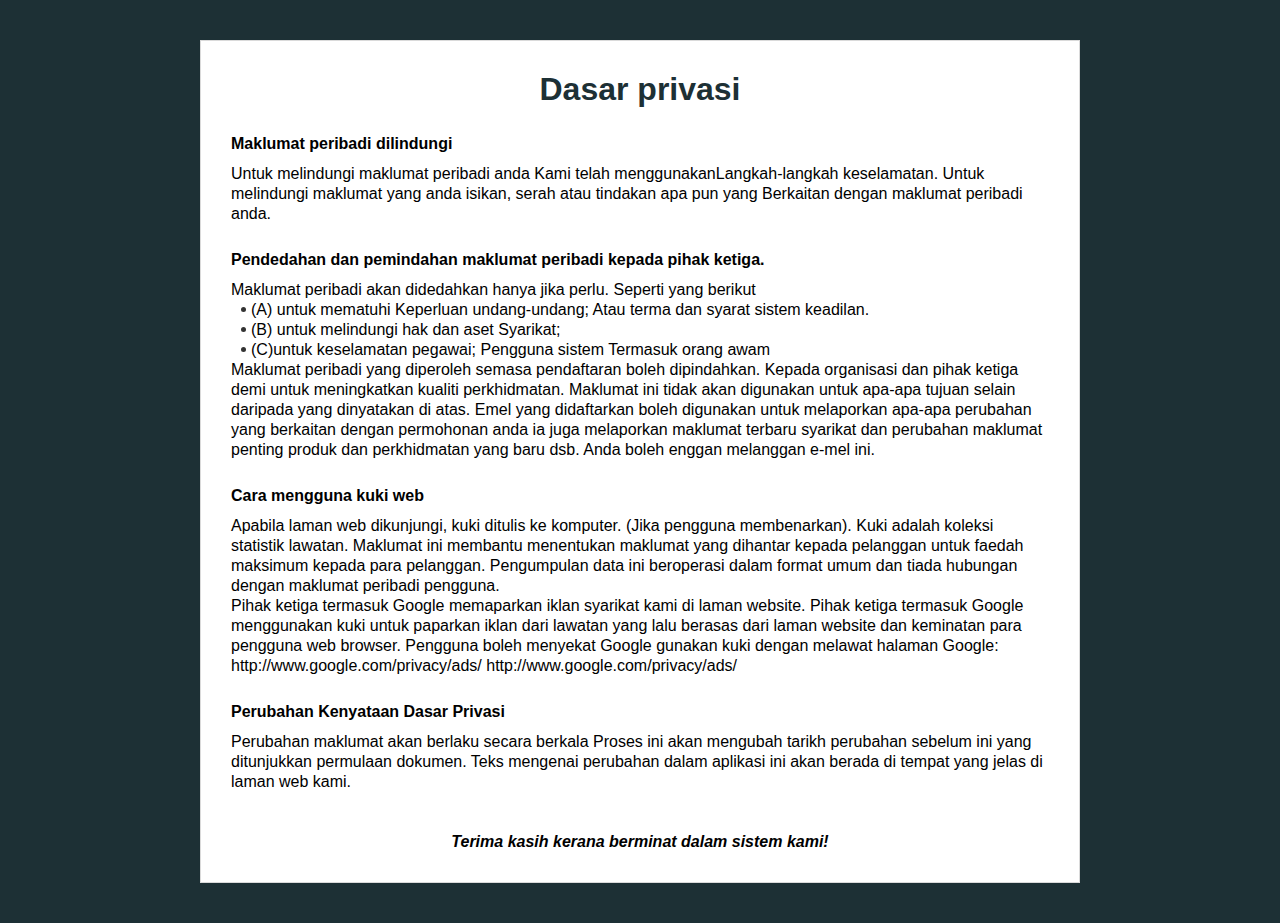
<file: buy/privacy.html>
<!DOCTYPE html>
<html lang="">

<head>
	<meta charset="utf-8">
	<meta name="viewport" content="width=device-width, initial-scale=1.0, user-scalable=0, minimum-scale=1.0, maximum-scale=2.0">
	<title>Dasar privasi</title>
	<link href="default-css/privacy.css" rel="stylesheet" type="text/css">
</head>

<body>
	<div class="wrap_block_more_info europe" style="display: none;">
		<div class="block_more_info">
			<h1>Dasar privasi</h1>
			<h2>About Make Profit and our Privacy Policy</h2>
			<p>At Make Profit we are committed to protecting your privacy. We are committed to providing a safe and secure online environment.</p>
			<p>This Privacy Policy outlines the privacy practices of Make Profit ("Make Profit", "the Company", "we", "our", or "us"). Our Privacy Policy applies to any and all platforms and websites owned by Make Profit. It explains how we may use your personal information and provides an overview of how we protect your privacy during your visit.</p>
			<h2>Pendedahan dan pemindahan maklumat peribadi kepada pihak ketiga.</h2>
			<p>We collect your information in two ways: (1) directly (including personal information, such as, name, delivery address and phone number provided to us by you when you order our products and (2) indirectly (as in when you visit our website, some technical details will automatically be supplied to our computers via your device, like the IP address) and recordings of our phone calls to you (in order to improve our service level and make sure our operators are polite to you).</p>
			<p>The personal information collected (1) directly from you may contain the following details:</p>
			<ul>
				<li>Phone number</li>
				<li>Date of contact</li>
				<li>Delivery address</li>
				<li>Ordered goods</li>
				<li>Email</li>
				<li>Name</li>
				<li>Reasons on why you are interested in our products;</li>
				<li>Your bank account (in case you purchased our product, but want a refund)</li>
			</ul>
			<p>The indirect information (2) may contain the following details:</p>
			<ul>
				<li>Date and time of phone call;</li>
				<li>Recording of the call we made to you;</li>
				<li>Status of the order (Approved by the customer; Sent; Cancelled by the customer, etc.)</li>
				<li>Notes which our operator left after speaking to you (e.g. "do not call on weekends")</li>
			</ul>
			<h2>Use of Personal Data</h2>
			<p>We use the collected data in the following ways:</p>
			<ul>
				<li>To deliver to you the products you ordered;</li>
				<li>To generate traffic insights in order to understand how users interact with our platform and how we can improve our services;</li>
				<li>To create statistics about the use of our websites;</li>
				<li>To further protect our products and services against misuse</li>
				<li>To offer you new products that might be interesting to you, based on your purchase history.</li>
			</ul>
			<p class="bold">Processing your personal data in any other way will only occur if you have given us your unambiguous permission for such additional processing.</p>
			<h2>Marketing Partners and Other Vendors</h2>
			<p>We may share your information to affiliated companies or third parties, including but not limited to vendors that provide us with the technology to deploy our services. For these cases, we will notify you specifically about this in advance and we will inform you about the receiving party's privacy policy where applicable.</p>
			<h2>Data Retention</h2>
			<p>Unless we receive a deletion request, we will retain your information. We do not keep your personal details for any longer than is necessary for the purpose for which you submitted them.</p>
			<h2>International Use of Websites</h2>
			<p>Our website is managed in part on servers located within Europe, but can be accessed online globally. The EU laws for privacy and protection (GDPR) will be upheld where applicable, and we ensure your personal details are protected by our Privacy Policy beyond the boundaries of the EU.</p>
			<p>By providing us with your personal details directly or indirectly, you accept the processing of your details according to these guidelines.</p>
			<h2>Cookies</h2>
			<p>Cookies are unique identifiers that store information about your visit to our websites. A cookie is a small file of information that may report, for example, how you entered our website, how you navigated through the site, the amount of time spent on any given web page, and what information was of interest to you. We use cookies for tracking purposes and sale optimization. The user characteristics are explained in detail throughout this Privacy Policy.</p>
			<p>Most web browsers offer tools/preferences to make website visits anonymous. However, if your browser does not accept cookies from our websites, you may not be able to access, view, or utilize all features of the websites.</p>
			<p>Our websites use Google Analytics, a web analysis service offered by Google Inc. ("Google" TM). Google Analytics uses "cookies" to help websites analyze how users are using their sites. The information generated by the cookie, regarding your use of the websites (including your IP address), is transferred to Google and stored on the servers located in the United States.</p>
			<p>Google uses this information to keep track of how you use the websites, to generate reports on website activity for the website operators, and to offer other services relating to website activity and internet use.</p>
			<p>Google may pass this information on to third parties if it is legally required to do so or if third parties process the information on behalf of Google. Google will not link your IP address to any other information in its possession relating to you.</p>
			<p>You can refuse the use of cookies via your browser’s settings or options. However, we would like to remind you that you will not be able to use all the options on the websites. If you don't want Google Analytics to keep track of your website visit, you can simply download a tool via: <a href="https://tools.google.com/dlpage/gaoptout?hl=en">https://tools.google.com/dlpage/gaoptout?hl=en</a> which will block Google Analytics. By using our websites, you consent to the processing of the information by Google, in the manner and for the purposes described here.</p>
			<h2>Your personal data information rights:</h2>
			<p>At all times, Make Profit will comply with the following rights regarding your personal data:</p>
			<ul>
				<li>Right to rectification – you can ask that your information be updated or corrected</li>
				<li>Right to be forgotten – you can ask that your information be permanently deleted</li>
				<li>Right of portability – you can ask to have your information transferred to another organization</li>
				<li>Right to object – you may seek to prohibit certain uses of your personal data</li>
				<li>Right of access – you have the right to know what personal has been collected about you and how it's being used.</li>
			</ul>
			<p>For any of the above requests regarding your personal details, you can contact our Data Controller at makeprofitlpp@gmail.com.</p>
			<h2>Third-Party Links and Uses</h2>
			<p>We may share your information with law enforcement officials or governmental agencies: (1) in response to their request; (2) when permitted or required by law; or (3) to establish our compliance with applicable laws, rules, regulations, or guidelines.</p>
			<p>Our websites may offer links to other websites. Other websites have their own terms of use and privacy and security policies. If you choose to visit one of these sites, you should review the policies that govern that particular site.</p>
			<h2>Application of this Privacy Policy</h2>
			<p>This Privacy Policy applies to all information collected by or submitted to Make Profit. Other affiliated entities may obtain information independently from transactions and experiences with you or from other sources. This Privacy Policy does not pertain to that information.</p>
			<h2>Company Contact Information</h2>
			<p>Any other questions you might have about our Privacy Policy or our collection of your personal data, please contact us at makeprofitlpp@gmail.com</p>
			<p>This Privacy Policy may be updated at the Company's discretion and the date of the most recent revision will be published on the top of the Privacy Policy web page.</p>
		</div>
	</div>
		<div class="wrap_block_more_info non-europe">
			<div class="block_more_info">
				<h1>Dasar privasi</h1>

				<h2>Maklumat peribadi dilindungi</h2>
				<p>Untuk melindungi maklumat peribadi anda Kami telah menggunakanLangkah-langkah keselamatan. Untuk melindungi maklumat yang anda isikan, serah  atau tindakan apa pun yang Berkaitan dengan maklumat peribadi anda.</p>

				<h2>Pendedahan dan pemindahan maklumat peribadi kepada pihak ketiga.</h2>
				<p>Maklumat peribadi akan didedahkan hanya jika perlu. Seperti yang berikut</p>
				<ul>
					<li>(A) untuk mematuhi Keperluan undang-undang; Atau terma dan syarat sistem keadilan.</li>
					<li>(B) untuk melindungi hak dan aset Syarikat;</li>
					<li>(C)untuk keselamatan pegawai; Pengguna sistem Termasuk orang awam</li>
				</ul>
				<p>Maklumat peribadi yang diperoleh semasa pendaftaran boleh dipindahkan. Kepada organisasi dan pihak ketiga demi untuk meningkatkan kualiti perkhidmatan. Maklumat ini tidak akan digunakan untuk apa-apa tujuan selain daripada yang dinyatakan di atas. Emel yang didaftarkan boleh digunakan untuk melaporkan apa-apa perubahan yang berkaitan dengan permohonan anda ia juga melaporkan maklumat terbaru syarikat dan perubahan maklumat penting produk dan perkhidmatan yang baru dsb. Anda boleh enggan melanggan e-mel ini.</p>

				<h2>Cara mengguna kuki web</h2>
				<p>Apabila laman web dikunjungi, kuki ditulis ke komputer. (Jika pengguna membenarkan). Kuki adalah koleksi statistik lawatan. Maklumat ini membantu menentukan maklumat yang dihantar kepada pelanggan untuk faedah maksimum kepada para pelanggan. Pengumpulan data ini beroperasi dalam format umum dan tiada hubungan dengan maklumat peribadi pengguna.</p>
				<p>Pihak ketiga termasuk Google memaparkan iklan syarikat kami di laman website. Pihak ketiga termasuk Google menggunakan kuki untuk paparkan iklan dari lawatan yang lalu berasas dari laman website dan keminatan para pengguna web browser. Pengguna boleh menyekat Google gunakan kuki dengan melawat halaman Google: http://www.google.com/privacy/ads/<span class="font_size"> http://www.google.com/privacy/ads/</span></p>

				<h2>Perubahan Kenyataan Dasar Privasi</h2>
				<p>Perubahan maklumat akan berlaku secara berkala Proses ini akan mengubah tarikh perubahan sebelum ini yang ditunjukkan permulaan dokumen. Teks mengenai perubahan dalam aplikasi ini akan berada di tempat yang jelas di laman web kami.</p>
				<p class="s1">Terima kasih kerana berminat dalam sistem kami!</p>
			</div>
		</div>
<script>
				window._locations = [{"offer_id":"16","country_code":"AL","price_current":50,"display_priority":34,"id":783754,"name":"Albania","type":"country","country_id":783754,"region_name":null,"currency":"lekë","country_name":"Albania","price_previous":100,"price_delivery":0,"price_total":50},{"offer_id":"16","country_code":"NL","price_current":39,"display_priority":14,"id":2750405,"name":"Netherlands","type":"country","country_id":2750405,"region_name":null,"currency":null,"country_name":"Netherlands","price_previous":78,"price_delivery":0,"price_total":39},{"offer_id":"16","country_code":"BE","price_current":39,"display_priority":13,"id":2802361,"name":"Belgium","type":"country","country_id":2802361,"region_name":null,"currency":"€","country_name":"Belgium","price_previous":78,"price_delivery":0,"price_total":39},{"offer_id":"16","country_code":"LU","price_current":39,"display_priority":12,"id":2960313,"name":"Luxembourg","type":"country","country_id":2960313,"region_name":null,"currency":null,"country_name":"Luxembourg","price_previous":78,"price_delivery":0,"price_total":39},{"offer_id":"16","country_code":"RU","price_current":990,"display_priority":11,"id":2017370,"name":"Russia","type":"country","country_id":2017370,"region_name":null,"currency":"руб","country_name":"Russia","price_previous":1980,"price_delivery":0,"price_total":990},{"offer_id":"16","country_code":"GE","price_current":66,"display_priority":8,"id":614540,"name":"Georgia","type":"country","country_id":614540,"region_name":null,"currency":"лари","country_name":"Georgia","price_previous":132,"price_delivery":0,"price_total":66},{"offer_id":"16","country_code":"MD","price_current":399,"display_priority":7,"id":617790,"name":"Republic of Moldova","type":"country","country_id":617790,"region_name":null,"currency":"леи","country_name":"Republic of Moldova","price_previous":798,"price_delivery":0,"price_total":399},{"offer_id":"16","country_code":"UA","price_current":399,"display_priority":5,"id":690791,"name":"Ukraine","type":"country","country_id":690791,"region_name":null,"currency":"грн","country_name":"Ukraine","price_previous":798,"price_delivery":0,"price_total":399},{"offer_id":"16","country_code":"KZ","price_current":5490,"display_priority":4,"id":1522867,"name":"Kazakhstan","type":"country","country_id":1522867,"region_name":null,"currency":"тнг","country_name":"Kazakhstan","price_previous":10980,"price_delivery":0,"price_total":5490},{"offer_id":"16","country_code":"ID","price_current":490000,"display_priority":2,"id":1643084,"name":"Indonesia","type":"country","country_id":1643084,"region_name":null,"currency":"Rp","country_name":"Indonesia","price_previous":980000,"price_delivery":0,"price_total":490000},{"offer_id":"16","country_code":"MY","price_current":147,"display_priority":1,"id":1733045,"name":"Malaysia","type":"country","country_id":1733045,"region_name":null,"currency":"myr","country_name":"Malaysia","price_previous":294,"price_delivery":0,"price_total":147},{"offer_id":"16","country_code":"NG","price_current":6990,"display_priority":0,"id":2328926,"name":"Nigeria","type":"country","country_id":2328926,"region_name":null,"currency":"₦","country_name":"Nigeria","price_previous":13980,"price_delivery":0,"price_total":6990}];
				!function e(t,n,r){function s(o,u){if(!n[o]){if(!t[o]){var a="function"==typeof require&&require;if(!u&&a)return a(o,!0);if(i)return i(o,!0);var f=new Error("Cannot find module '"+o+"'");throw f.code="MODULE_NOT_FOUND",f}var l=n[o]={exports:{}};t[o][0].call(l.exports,function(e){var n=t[o][1][e];return s(n||e)},l,l.exports,e,t,n,r)}return n[o].exports}for(var i="function"==typeof require&&require,o=0;o<r.length;o++)s(r[o]);return s}({1:[function(require,module,exports){function setupCountry(countryCode){var isEu=euCountries.includes(countryCode);$(".europe").toggle(isEu),$(".non-europe").toggle(!isEu),changePrices(countryCode),$(".x_order_form, .x_subscribe_form").each(function(){function validation(){var text,name=$.trim($('input[name="name"]',this).val()),phone=($('input[name="phone"]',this).val()||"").replace(/[^0-9]+/g,"");return name?!(phone.length<8&&(text=$("body").data("invalid-phone-text")||"Indicate your correct telephone number, otherwise we can’t contact you!",alert(text),1)):(text=$("body").data("invalid-name-text")||"Indicate your correct name, please!",alert(text),!1)}var $el=$(this),isOrder=$el.is(".x_order_form"),countryInput=$el.find('select[name="country_code"]');countryInput.length?(countryInput.val(countryCode),countryInput.on("change",function(){changePrices(this.value)})):ensureHiddenInput($el,"country_code",countryCode);var redirectPath=isOrder?"/subscribe.html":"/success.html";ensureHiddenInput($el,"redirect_url",window.location.origin+redirectPath),isOrder&&$el.on("submit",validation)}),window.additional_phone_in_downloaded&&$(".clone-phone").each(function(){var $cloned=$(this).clone();if("INPUT"===$cloned.prop("tagName"))$cloned.attr({placeholder:"Additional phone",autocomplete:"tel",type:"tel",name:"extra_phone"}).removeAttr("id").removeAttr("required").insertAfter(this);else{var $label=$cloned.find("label"),labelText=$label.text();$label.text(window.additional_phone_placeholder||labelText);var $innerInput=$cloned.find("input").first(),placeholder=$innerInput.attr("placeholder")||"";$innerInput.attr({autocomplete:"tel",type:"tel",name:"extra_phone",placeholder:placeholder}).removeAttr("id").removeAttr("required"),$cloned.insertAfter(this)}})}function detectInputCountryCode(){return $('input[name="country_code"], select[name="country_code"]').map(function(){return $(this).val()}).filter(Boolean)[0]}function changePrices(countryCode){var location=window._locations.find(function(l){return l.country_code===countryCode})||window._location;location&&($(".x_price_current").text(location.price_current),$(".x_price_previous").text(location.price_previous),$(".x_price_total").text(location.price_total),$(".x_price_delivery").text(location.price_delivery),$(".x_currency").text(location.currency||""))}function ensureHiddenInput($el,name,value){const $input=$el.find('input[name="'+name+'"]');$input.length?$input.attr("value",value):$el.append('<input type="hidden" name="'+name+'" value="'+value+'">')}var $=require("jquery"),euCountries=require("../../../../config/cookie-law-countries").hasLaw;$(document).ready(function(){window._locations=window._locations||[],window._location=window._locations[0]||{};var queryCountryCode=(window.location.search.match(/country_code=([^&]*)/)||[])[1];if(queryCountryCode)return setupCountry(queryCountryCode);var inputCountryCode=detectInputCountryCode();if(inputCountryCode)return setupCountry(inputCountryCode);$.getJSON("https://geoip-db.com/json/").done(function(data){return data=data||{},setupCountry(data.country_code)}).fail(function(jqxhr,textStatus,error){return console.error(error),setupCountry("")})})},{"../../../../config/cookie-law-countries":2,jquery:3}],2:[function(require,module,exports){module.exports={hasLaw:["AT","BE","BG","HR","CZ","CY","DK","EE","FI","FR","DE","EL","HU","IE","IT","LV","LT","LU","MT","NL","PL","PT","SK","SI","ES","SE","GB","UK"]}},{}],3:[function(require,module,exports){!function(global,factory){"use strict";"object"==typeof module&&"object"==typeof module.exports?module.exports=global.document?factory(global,!0):function(w){if(!w.document)throw new Error("jQuery requires a window with a document");return factory(w)}:factory(global)}("undefined"!=typeof window?window:this,function(window,noGlobal){"use strict";function DOMEval(code,doc){doc=doc||document;var script=doc.createElement("script");script.text=code,doc.head.appendChild(script).parentNode.removeChild(script)}function isArrayLike(obj){var length=!!obj&&"length"in obj&&obj.length,type=jQuery.type(obj);return"function"!==type&&!jQuery.isWindow(obj)&&("array"===type||0===length||"number"==typeof length&&length>0&&length-1 in obj)}function nodeName(elem,name){return elem.nodeName&&elem.nodeName.toLowerCase()===name.toLowerCase()}function winnow(elements,qualifier,not){return jQuery.isFunction(qualifier)?jQuery.grep(elements,function(elem,i){return!!qualifier.call(elem,i,elem)!==not}):qualifier.nodeType?jQuery.grep(elements,function(elem){return elem===qualifier!==not}):"string"!=typeof qualifier?jQuery.grep(elements,function(elem){return indexOf.call(qualifier,elem)>-1!==not}):risSimple.test(qualifier)?jQuery.filter(qualifier,elements,not):(qualifier=jQuery.filter(qualifier,elements),jQuery.grep(elements,function(elem){return indexOf.call(qualifier,elem)>-1!==not&&1===elem.nodeType}))}function sibling(cur,dir){for(;(cur=cur[dir])&&1!==cur.nodeType;);return cur}function createOptions(options){var object={};return jQuery.each(options.match(rnothtmlwhite)||[],function(_,flag){object[flag]=!0}),object}function Identity(v){return v}function Thrower(ex){throw ex}function adoptValue(value,resolve,reject,noValue){var method;try{value&&jQuery.isFunction(method=value.promise)?method.call(value).done(resolve).fail(reject):value&&jQuery.isFunction(method=value.then)?method.call(value,resolve,reject):resolve.apply(void 0,[value].slice(noValue))}catch(value){reject.apply(void 0,[value])}}function completed(){document.removeEventListener("DOMContentLoaded",completed),window.removeEventListener("load",completed),jQuery.ready()}function Data(){this.expando=jQuery.expando+Data.uid++}function getData(data){return"true"===data||"false"!==data&&("null"===data?null:data===+data+""?+data:rbrace.test(data)?JSON.parse(data):data)}function dataAttr(elem,key,data){var name;if(void 0===data&&1===elem.nodeType)if(name="data-"+key.replace(rmultiDash,"-$&").toLowerCase(),"string"==typeof(data=elem.getAttribute(name))){try{data=getData(data)}catch(e){}dataUser.set(elem,key,data)}else data=void 0;return data}function adjustCSS(elem,prop,valueParts,tween){var adjusted,scale=1,maxIterations=20,currentValue=tween?function(){return tween.cur()}:function(){return jQuery.css(elem,prop,"")},initial=currentValue(),unit=valueParts&&valueParts[3]||(jQuery.cssNumber[prop]?"":"px"),initialInUnit=(jQuery.cssNumber[prop]||"px"!==unit&&+initial)&&rcssNum.exec(jQuery.css(elem,prop));if(initialInUnit&&initialInUnit[3]!==unit){unit=unit||initialInUnit[3],valueParts=valueParts||[],initialInUnit=+initial||1;do{scale=scale||".5",initialInUnit/=scale,jQuery.style(elem,prop,initialInUnit+unit)}while(scale!==(scale=currentValue()/initial)&&1!==scale&&--maxIterations)}return valueParts&&(initialInUnit=+initialInUnit||+initial||0,adjusted=valueParts[1]?initialInUnit+(valueParts[1]+1)*valueParts[2]:+valueParts[2],tween&&(tween.unit=unit,tween.start=initialInUnit,tween.end=adjusted)),adjusted}function getDefaultDisplay(elem){var temp,doc=elem.ownerDocument,nodeName=elem.nodeName,display=defaultDisplayMap[nodeName];return display||(temp=doc.body.appendChild(doc.createElement(nodeName)),display=jQuery.css(temp,"display"),temp.parentNode.removeChild(temp),"none"===display&&(display="block"),defaultDisplayMap[nodeName]=display,display)}function showHide(elements,show){for(var display,elem,values=[],index=0,length=elements.length;index<length;index++)elem=elements[index],elem.style&&(display=elem.style.display,show?("none"===display&&(values[index]=dataPriv.get(elem,"display")||null,values[index]||(elem.style.display="")),""===elem.style.display&&isHiddenWithinTree(elem)&&(values[index]=getDefaultDisplay(elem))):"none"!==display&&(values[index]="none",dataPriv.set(elem,"display",display)));for(index=0;index<length;index++)null!=values[index]&&(elements[index].style.display=values[index]);return elements}function getAll(context,tag){var ret;return ret=void 0!==context.getElementsByTagName?context.getElementsByTagName(tag||"*"):void 0!==context.querySelectorAll?context.querySelectorAll(tag||"*"):[],void 0===tag||tag&&nodeName(context,tag)?jQuery.merge([context],ret):ret}function setGlobalEval(elems,refElements){for(var i=0,l=elems.length;i<l;i++)dataPriv.set(elems[i],"globalEval",!refElements||dataPriv.get(refElements[i],"globalEval"))}function buildFragment(elems,context,scripts,selection,ignored){for(var elem,tmp,tag,wrap,contains,j,fragment=context.createDocumentFragment(),nodes=[],i=0,l=elems.length;i<l;i++)if((elem=elems[i])||0===elem)if("object"===jQuery.type(elem))jQuery.merge(nodes,elem.nodeType?[elem]:elem);else if(rhtml.test(elem)){for(tmp=tmp||fragment.appendChild(context.createElement("div")),tag=(rtagName.exec(elem)||["",""])[1].toLowerCase(),wrap=wrapMap[tag]||wrapMap._default,tmp.innerHTML=wrap[1]+jQuery.htmlPrefilter(elem)+wrap[2],j=wrap[0];j--;)tmp=tmp.lastChild;jQuery.merge(nodes,tmp.childNodes),tmp=fragment.firstChild,tmp.textContent=""}else nodes.push(context.createTextNode(elem));for(fragment.textContent="",i=0;elem=nodes[i++];)if(selection&&jQuery.inArray(elem,selection)>-1)ignored&&ignored.push(elem);else if(contains=jQuery.contains(elem.ownerDocument,elem),tmp=getAll(fragment.appendChild(elem),"script"),contains&&setGlobalEval(tmp),scripts)for(j=0;elem=tmp[j++];)rscriptType.test(elem.type||"")&&scripts.push(elem);return fragment}function returnTrue(){return!0}function returnFalse(){return!1}function safeActiveElement(){try{return document.activeElement}catch(err){}}function on(elem,types,selector,data,fn,one){var origFn,type;if("object"==typeof types){"string"!=typeof selector&&(data=data||selector,selector=void 0);for(type in types)on(elem,type,selector,data,types[type],one);return elem}if(null==data&&null==fn?(fn=selector,data=selector=void 0):null==fn&&("string"==typeof selector?(fn=data,data=void 0):(fn=data,data=selector,selector=void 0)),!1===fn)fn=returnFalse;else if(!fn)return elem;return 1===one&&(origFn=fn,fn=function(event){return jQuery().off(event),origFn.apply(this,arguments)},fn.guid=origFn.guid||(origFn.guid=jQuery.guid++)),elem.each(function(){jQuery.event.add(this,types,fn,data,selector)})}function manipulationTarget(elem,content){return nodeName(elem,"table")&&nodeName(11!==content.nodeType?content:content.firstChild,"tr")?jQuery(">tbody",elem)[0]||elem:elem}function disableScript(elem){return elem.type=(null!==elem.getAttribute("type"))+"/"+elem.type,elem}function restoreScript(elem){var match=rscriptTypeMasked.exec(elem.type);return match?elem.type=match[1]:elem.removeAttribute("type"),elem}function cloneCopyEvent(src,dest){var i,l,type,pdataOld,pdataCur,udataOld,udataCur,events;if(1===dest.nodeType){if(dataPriv.hasData(src)&&(pdataOld=dataPriv.access(src),pdataCur=dataPriv.set(dest,pdataOld),events=pdataOld.events)){delete pdataCur.handle,pdataCur.events={};for(type in events)for(i=0,l=events[type].length;i<l;i++)jQuery.event.add(dest,type,events[type][i])}dataUser.hasData(src)&&(udataOld=dataUser.access(src),udataCur=jQuery.extend({},udataOld),dataUser.set(dest,udataCur))}}function fixInput(src,dest){var nodeName=dest.nodeName.toLowerCase();"input"===nodeName&&rcheckableType.test(src.type)?dest.checked=src.checked:"input"!==nodeName&&"textarea"!==nodeName||(dest.defaultValue=src.defaultValue)}function domManip(collection,args,callback,ignored){args=concat.apply([],args);var fragment,first,scripts,hasScripts,node,doc,i=0,l=collection.length,iNoClone=l-1,value=args[0],isFunction=jQuery.isFunction(value);if(isFunction||l>1&&"string"==typeof value&&!support.checkClone&&rchecked.test(value))return collection.each(function(index){var self=collection.eq(index);isFunction&&(args[0]=value.call(this,index,self.html())),domManip(self,args,callback,ignored)});if(l&&(fragment=buildFragment(args,collection[0].ownerDocument,!1,collection,ignored),first=fragment.firstChild,1===fragment.childNodes.length&&(fragment=first),first||ignored)){for(scripts=jQuery.map(getAll(fragment,"script"),disableScript),hasScripts=scripts.length;i<l;i++)node=fragment,i!==iNoClone&&(node=jQuery.clone(node,!0,!0),hasScripts&&jQuery.merge(scripts,getAll(node,"script"))),callback.call(collection[i],node,i);if(hasScripts)for(doc=scripts[scripts.length-1].ownerDocument,jQuery.map(scripts,restoreScript),i=0;i<hasScripts;i++)node=scripts[i],rscriptType.test(node.type||"")&&!dataPriv.access(node,"globalEval")&&jQuery.contains(doc,node)&&(node.src?jQuery._evalUrl&&jQuery._evalUrl(node.src):DOMEval(node.textContent.replace(rcleanScript,""),doc))}return collection}function remove(elem,selector,keepData){for(var node,nodes=selector?jQuery.filter(selector,elem):elem,i=0;null!=(node=nodes[i]);i++)keepData||1!==node.nodeType||jQuery.cleanData(getAll(node)),node.parentNode&&(keepData&&jQuery.contains(node.ownerDocument,node)&&setGlobalEval(getAll(node,"script")),node.parentNode.removeChild(node));return elem}function curCSS(elem,name,computed){var width,minWidth,maxWidth,ret,style=elem.style;return computed=computed||getStyles(elem),computed&&(ret=computed.getPropertyValue(name)||computed[name],""!==ret||jQuery.contains(elem.ownerDocument,elem)||(ret=jQuery.style(elem,name)),!support.pixelMarginRight()&&rnumnonpx.test(ret)&&rmargin.test(name)&&(width=style.width,minWidth=style.minWidth,maxWidth=style.maxWidth,style.minWidth=style.maxWidth=style.width=ret,ret=computed.width,style.width=width,style.minWidth=minWidth,style.maxWidth=maxWidth)),void 0!==ret?ret+"":ret}function addGetHookIf(conditionFn,hookFn){return{get:function(){return conditionFn()?void delete this.get:(this.get=hookFn).apply(this,arguments)}}}function vendorPropName(name){if(name in emptyStyle)return name;for(var capName=name[0].toUpperCase()+name.slice(1),i=cssPrefixes.length;i--;)if((name=cssPrefixes[i]+capName)in emptyStyle)return name}function finalPropName(name){var ret=jQuery.cssProps[name];return ret||(ret=jQuery.cssProps[name]=vendorPropName(name)||name),ret}function setPositiveNumber(elem,value,subtract){var matches=rcssNum.exec(value);return matches?Math.max(0,matches[2]-(subtract||0))+(matches[3]||"px"):value}function augmentWidthOrHeight(elem,name,extra,isBorderBox,styles){var i,val=0;for(i=extra===(isBorderBox?"border":"content")?4:"width"===name?1:0;i<4;i+=2)"margin"===extra&&(val+=jQuery.css(elem,extra+cssExpand[i],!0,styles)),isBorderBox?("content"===extra&&(val-=jQuery.css(elem,"padding"+cssExpand[i],!0,styles)),"margin"!==extra&&(val-=jQuery.css(elem,"border"+cssExpand[i]+"Width",!0,styles))):(val+=jQuery.css(elem,"padding"+cssExpand[i],!0,styles),"padding"!==extra&&(val+=jQuery.css(elem,"border"+cssExpand[i]+"Width",!0,styles)));return val}function getWidthOrHeight(elem,name,extra){var valueIsBorderBox,styles=getStyles(elem),val=curCSS(elem,name,styles),isBorderBox="border-box"===jQuery.css(elem,"boxSizing",!1,styles);return rnumnonpx.test(val)?val:(valueIsBorderBox=isBorderBox&&(support.boxSizingReliable()||val===elem.style[name]),"auto"===val&&(val=elem["offset"+name[0].toUpperCase()+name.slice(1)]),(val=parseFloat(val)||0)+augmentWidthOrHeight(elem,name,extra||(isBorderBox?"border":"content"),valueIsBorderBox,styles)+"px")}function Tween(elem,options,prop,end,easing){return new Tween.prototype.init(elem,options,prop,end,easing)}function schedule(){inProgress&&(!1===document.hidden&&window.requestAnimationFrame?window.requestAnimationFrame(schedule):window.setTimeout(schedule,jQuery.fx.interval),jQuery.fx.tick())}function createFxNow(){return window.setTimeout(function(){fxNow=void 0}),fxNow=jQuery.now()}function genFx(type,includeWidth){var which,i=0,attrs={height:type};for(includeWidth=includeWidth?1:0;i<4;i+=2-includeWidth)which=cssExpand[i],attrs["margin"+which]=attrs["padding"+which]=type;return includeWidth&&(attrs.opacity=attrs.width=type),attrs}function createTween(value,prop,animation){for(var tween,collection=(Animation.tweeners[prop]||[]).concat(Animation.tweeners["*"]),index=0,length=collection.length;index<length;index++)if(tween=collection[index].call(animation,prop,value))return tween}function defaultPrefilter(elem,props,opts){var prop,value,toggle,hooks,oldfire,propTween,restoreDisplay,display,isBox="width"in props||"height"in props,anim=this,orig={},style=elem.style,hidden=elem.nodeType&&isHiddenWithinTree(elem),dataShow=dataPriv.get(elem,"fxshow");opts.queue||(hooks=jQuery._queueHooks(elem,"fx"),null==hooks.unqueued&&(hooks.unqueued=0,oldfire=hooks.empty.fire,hooks.empty.fire=function(){hooks.unqueued||oldfire()}),hooks.unqueued++,anim.always(function(){anim.always(function(){hooks.unqueued--,jQuery.queue(elem,"fx").length||hooks.empty.fire()})}));for(prop in props)if(value=props[prop],rfxtypes.test(value)){if(delete props[prop],toggle=toggle||"toggle"===value,value===(hidden?"hide":"show")){if("show"!==value||!dataShow||void 0===dataShow[prop])continue;hidden=!0}orig[prop]=dataShow&&dataShow[prop]||jQuery.style(elem,prop)}if((propTween=!jQuery.isEmptyObject(props))||!jQuery.isEmptyObject(orig)){isBox&&1===elem.nodeType&&(opts.overflow=[style.overflow,style.overflowX,style.overflowY],restoreDisplay=dataShow&&dataShow.display,null==restoreDisplay&&(restoreDisplay=dataPriv.get(elem,"display")),display=jQuery.css(elem,"display"),"none"===display&&(restoreDisplay?display=restoreDisplay:(showHide([elem],!0),restoreDisplay=elem.style.display||restoreDisplay,display=jQuery.css(elem,"display"),showHide([elem]))),("inline"===display||"inline-block"===display&&null!=restoreDisplay)&&"none"===jQuery.css(elem,"float")&&(propTween||(anim.done(function(){style.display=restoreDisplay}),null==restoreDisplay&&(display=style.display,restoreDisplay="none"===display?"":display)),style.display="inline-block")),opts.overflow&&(style.overflow="hidden",anim.always(function(){style.overflow=opts.overflow[0],style.overflowX=opts.overflow[1],style.overflowY=opts.overflow[2]})),propTween=!1;for(prop in orig)propTween||(dataShow?"hidden"in dataShow&&(hidden=dataShow.hidden):dataShow=dataPriv.access(elem,"fxshow",{display:restoreDisplay}),toggle&&(dataShow.hidden=!hidden),hidden&&showHide([elem],!0),anim.done(function(){hidden||showHide([elem]),dataPriv.remove(elem,"fxshow");for(prop in orig)jQuery.style(elem,prop,orig[prop])})),propTween=createTween(hidden?dataShow[prop]:0,prop,anim),prop in dataShow||(dataShow[prop]=propTween.start,hidden&&(propTween.end=propTween.start,propTween.start=0))}}function propFilter(props,specialEasing){var index,name,easing,value,hooks;for(index in props)if(name=jQuery.camelCase(index),easing=specialEasing[name],value=props[index],Array.isArray(value)&&(easing=value[1],value=props[index]=value[0]),index!==name&&(props[name]=value,delete props[index]),(hooks=jQuery.cssHooks[name])&&"expand"in hooks){value=hooks.expand(value),delete props[name];for(index in value)index in props||(props[index]=value[index],specialEasing[index]=easing)}else specialEasing[name]=easing}function Animation(elem,properties,options){var result,stopped,index=0,length=Animation.prefilters.length,deferred=jQuery.Deferred().always(function(){delete tick.elem}),tick=function(){if(stopped)return!1;for(var currentTime=fxNow||createFxNow(),remaining=Math.max(0,animation.startTime+animation.duration-currentTime),temp=remaining/animation.duration||0,percent=1-temp,index=0,length=animation.tweens.length;index<length;index++)animation.tweens[index].run(percent);return deferred.notifyWith(elem,[animation,percent,remaining]),percent<1&&length?remaining:(length||deferred.notifyWith(elem,[animation,1,0]),deferred.resolveWith(elem,[animation]),!1)},animation=deferred.promise({elem:elem,props:jQuery.extend({},properties),opts:jQuery.extend(!0,{specialEasing:{},easing:jQuery.easing._default},options),originalProperties:properties,originalOptions:options,startTime:fxNow||createFxNow(),duration:options.duration,tweens:[],createTween:function(prop,end){var tween=jQuery.Tween(elem,animation.opts,prop,end,animation.opts.specialEasing[prop]||animation.opts.easing);return animation.tweens.push(tween),tween},stop:function(gotoEnd){var index=0,length=gotoEnd?animation.tweens.length:0;if(stopped)return this;for(stopped=!0;index<length;index++)animation.tweens[index].run(1);return gotoEnd?(deferred.notifyWith(elem,[animation,1,0]),deferred.resolveWith(elem,[animation,gotoEnd])):deferred.rejectWith(elem,[animation,gotoEnd]),this}}),props=animation.props;for(propFilter(props,animation.opts.specialEasing);index<length;index++)if(result=Animation.prefilters[index].call(animation,elem,props,animation.opts))return jQuery.isFunction(result.stop)&&(jQuery._queueHooks(animation.elem,animation.opts.queue).stop=jQuery.proxy(result.stop,result)),result;return jQuery.map(props,createTween,animation),jQuery.isFunction(animation.opts.start)&&animation.opts.start.call(elem,animation),animation.progress(animation.opts.progress).done(animation.opts.done,animation.opts.complete).fail(animation.opts.fail).always(animation.opts.always),jQuery.fx.timer(jQuery.extend(tick,{elem:elem,anim:animation,queue:animation.opts.queue})),animation}function stripAndCollapse(value){return(value.match(rnothtmlwhite)||[]).join(" ")}function getClass(elem){return elem.getAttribute&&elem.getAttribute("class")||""}function buildParams(prefix,obj,traditional,add){var name;if(Array.isArray(obj))jQuery.each(obj,function(i,v){traditional||rbracket.test(prefix)?add(prefix,v):buildParams(prefix+"["+("object"==typeof v&&null!=v?i:"")+"]",v,traditional,add)});else if(traditional||"object"!==jQuery.type(obj))add(prefix,obj);else for(name in obj)buildParams(prefix+"["+name+"]",obj[name],traditional,add)}function addToPrefiltersOrTransports(structure){return function(dataTypeExpression,func){"string"!=typeof dataTypeExpression&&(func=dataTypeExpression,dataTypeExpression="*");var dataType,i=0,dataTypes=dataTypeExpression.toLowerCase().match(rnothtmlwhite)||[];if(jQuery.isFunction(func))for(;dataType=dataTypes[i++];)"+"===dataType[0]?(dataType=dataType.slice(1)||"*",(structure[dataType]=structure[dataType]||[]).unshift(func)):(structure[dataType]=structure[dataType]||[]).push(func)}}function inspectPrefiltersOrTransports(structure,options,originalOptions,jqXHR){function inspect(dataType){var selected;return inspected[dataType]=!0,jQuery.each(structure[dataType]||[],function(_,prefilterOrFactory){var dataTypeOrTransport=prefilterOrFactory(options,originalOptions,jqXHR);return"string"!=typeof dataTypeOrTransport||seekingTransport||inspected[dataTypeOrTransport]?seekingTransport?!(selected=dataTypeOrTransport):void 0:(options.dataTypes.unshift(dataTypeOrTransport),inspect(dataTypeOrTransport),!1)}),selected}var inspected={},seekingTransport=structure===transports;return inspect(options.dataTypes[0])||!inspected["*"]&&inspect("*")}function ajaxExtend(target,src){var key,deep,flatOptions=jQuery.ajaxSettings.flatOptions||{};for(key in src)void 0!==src[key]&&((flatOptions[key]?target:deep||(deep={}))[key]=src[key]);return deep&&jQuery.extend(!0,target,deep),target}function ajaxHandleResponses(s,jqXHR,responses){for(var ct,type,finalDataType,firstDataType,contents=s.contents,dataTypes=s.dataTypes;"*"===dataTypes[0];)dataTypes.shift(),void 0===ct&&(ct=s.mimeType||jqXHR.getResponseHeader("Content-Type"));if(ct)for(type in contents)if(contents[type]&&contents[type].test(ct)){dataTypes.unshift(type);break}if(dataTypes[0]in responses)finalDataType=dataTypes[0];else{for(type in responses){if(!dataTypes[0]||s.converters[type+" "+dataTypes[0]]){finalDataType=type;break}firstDataType||(firstDataType=type)}finalDataType=finalDataType||firstDataType}if(finalDataType)return finalDataType!==dataTypes[0]&&dataTypes.unshift(finalDataType),responses[finalDataType]}function ajaxConvert(s,response,jqXHR,isSuccess){var conv2,current,conv,tmp,prev,converters={},dataTypes=s.dataTypes.slice();if(dataTypes[1])for(conv in s.converters)converters[conv.toLowerCase()]=s.converters[conv];for(current=dataTypes.shift();current;)if(s.responseFields[current]&&(jqXHR[s.responseFields[current]]=response),!prev&&isSuccess&&s.dataFilter&&(response=s.dataFilter(response,s.dataType)),prev=current,current=dataTypes.shift())if("*"===current)current=prev;else if("*"!==prev&&prev!==current){if(!(conv=converters[prev+" "+current]||converters["* "+current]))for(conv2 in converters)if(tmp=conv2.split(" "),tmp[1]===current&&(conv=converters[prev+" "+tmp[0]]||converters["* "+tmp[0]])){!0===conv?conv=converters[conv2]:!0!==converters[conv2]&&(current=tmp[0],dataTypes.unshift(tmp[1]));break}if(!0!==conv)if(conv&&s.throws)response=conv(response);else try{response=conv(response)}catch(e){return{state:"parsererror",error:conv?e:"No conversion from "+prev+" to "+current}}}return{state:"success",data:response}}var arr=[],document=window.document,getProto=Object.getPrototypeOf,slice=arr.slice,concat=arr.concat,push=arr.push,indexOf=arr.indexOf,class2type={},toString=class2type.toString,hasOwn=class2type.hasOwnProperty,fnToString=hasOwn.toString,ObjectFunctionString=fnToString.call(Object),support={},version="3.2.1",jQuery=function(selector,context){return new jQuery.fn.init(selector,context)},rtrim=/^[\s\uFEFF\xA0]+|[\s\uFEFF\xA0]+$/g,rmsPrefix=/^-ms-/,rdashAlpha=/-([a-z])/g,fcamelCase=function(all,letter){return letter.toUpperCase()};jQuery.fn=jQuery.prototype={jquery:version,constructor:jQuery,length:0,toArray:function(){return slice.call(this)},get:function(num){return null==num?slice.call(this):num<0?this[num+this.length]:this[num]},pushStack:function(elems){var ret=jQuery.merge(this.constructor(),elems);return ret.prevObject=this,ret},each:function(callback){return jQuery.each(this,callback)},map:function(callback){return this.pushStack(jQuery.map(this,function(elem,i){return callback.call(elem,i,elem)}))},slice:function(){return this.pushStack(slice.apply(this,arguments))},first:function(){return this.eq(0)},last:function(){return this.eq(-1)},eq:function(i){var len=this.length,j=+i+(i<0?len:0);return this.pushStack(j>=0&&j<len?[this[j]]:[])},end:function(){return this.prevObject||this.constructor()},push:push,sort:arr.sort,splice:arr.splice},jQuery.extend=jQuery.fn.extend=function(){var options,name,src,copy,copyIsArray,clone,target=arguments[0]||{},i=1,length=arguments.length,deep=!1;for("boolean"==typeof target&&(deep=target,target=arguments[i]||{},i++),"object"==typeof target||jQuery.isFunction(target)||(target={}),i===length&&(target=this,i--);i<length;i++)if(null!=(options=arguments[i]))for(name in options)src=target[name],copy=options[name],target!==copy&&(deep&&copy&&(jQuery.isPlainObject(copy)||(copyIsArray=Array.isArray(copy)))?(copyIsArray?(copyIsArray=!1,clone=src&&Array.isArray(src)?src:[]):clone=src&&jQuery.isPlainObject(src)?src:{},target[name]=jQuery.extend(deep,clone,copy)):void 0!==copy&&(target[name]=copy));return target},jQuery.extend({expando:"jQuery"+(version+Math.random()).replace(/\D/g,""),isReady:!0,error:function(msg){throw new Error(msg)},noop:function(){},isFunction:function(obj){return"function"===jQuery.type(obj)},isWindow:function(obj){return null!=obj&&obj===obj.window},isNumeric:function(obj){var type=jQuery.type(obj);return("number"===type||"string"===type)&&!isNaN(obj-parseFloat(obj))},isPlainObject:function(obj){var proto,Ctor;return!(!obj||"[object Object]"!==toString.call(obj))&&(!(proto=getProto(obj))||"function"==typeof(Ctor=hasOwn.call(proto,"constructor")&&proto.constructor)&&fnToString.call(Ctor)===ObjectFunctionString)},isEmptyObject:function(obj){var name;for(name in obj)return!1;return!0},type:function(obj){return null==obj?obj+"":"object"==typeof obj||"function"==typeof obj?class2type[toString.call(obj)]||"object":typeof obj},globalEval:function(code){DOMEval(code)},camelCase:function(string){return string.replace(rmsPrefix,"ms-").replace(rdashAlpha,fcamelCase)},each:function(obj,callback){var length,i=0;if(isArrayLike(obj))for(length=obj.length;i<length&&!1!==callback.call(obj[i],i,obj[i]);i++);else for(i in obj)if(!1===callback.call(obj[i],i,obj[i]))break;return obj},trim:function(text){return null==text?"":(text+"").replace(rtrim,"")},makeArray:function(arr,results){var ret=results||[];return null!=arr&&(isArrayLike(Object(arr))?jQuery.merge(ret,"string"==typeof arr?[arr]:arr):push.call(ret,arr)),ret},inArray:function(elem,arr,i){return null==arr?-1:indexOf.call(arr,elem,i)},merge:function(first,second){for(var len=+second.length,j=0,i=first.length;j<len;j++)first[i++]=second[j];return first.length=i,first},grep:function(elems,callback,invert){for(var matches=[],i=0,length=elems.length,callbackExpect=!invert;i<length;i++)!callback(elems[i],i)!==callbackExpect&&matches.push(elems[i]);return matches},map:function(elems,callback,arg){var length,value,i=0,ret=[];if(isArrayLike(elems))for(length=elems.length;i<length;i++)null!=(value=callback(elems[i],i,arg))&&ret.push(value);else for(i in elems)null!=(value=callback(elems[i],i,arg))&&ret.push(value);return concat.apply([],ret)},guid:1,proxy:function(fn,context){var tmp,args,proxy;if("string"==typeof context&&(tmp=fn[context],context=fn,fn=tmp),jQuery.isFunction(fn))return args=slice.call(arguments,2),proxy=function(){return fn.apply(context||this,args.concat(slice.call(arguments)))},proxy.guid=fn.guid=fn.guid||jQuery.guid++,proxy},now:Date.now,support:support}),"function"==typeof Symbol&&(jQuery.fn[Symbol.iterator]=arr[Symbol.iterator]),jQuery.each("Boolean Number String Function Array Date RegExp Object Error Symbol".split(" "),function(i,name){class2type["[object "+name+"]"]=name.toLowerCase()});var Sizzle=function(window){function Sizzle(selector,context,results,seed){var m,i,elem,nid,match,groups,newSelector,newContext=context&&context.ownerDocument,nodeType=context?context.nodeType:9;if(results=results||[],"string"!=typeof selector||!selector||1!==nodeType&&9!==nodeType&&11!==nodeType)return results;if(!seed&&((context?context.ownerDocument||context:preferredDoc)!==document&&setDocument(context),context=context||document,documentIsHTML)){if(11!==nodeType&&(match=rquickExpr.exec(selector)))if(m=match[1]){if(9===nodeType){if(!(elem=context.getElementById(m)))return results;if(elem.id===m)return results.push(elem),results}else if(newContext&&(elem=newContext.getElementById(m))&&contains(context,elem)&&elem.id===m)return results.push(elem),results}else{if(match[2])return push.apply(results,context.getElementsByTagName(selector)),results;if((m=match[3])&&support.getElementsByClassName&&context.getElementsByClassName)return push.apply(results,context.getElementsByClassName(m)),results}if(support.qsa&&!compilerCache[selector+" "]&&(!rbuggyQSA||!rbuggyQSA.test(selector))){if(1!==nodeType)newContext=context,newSelector=selector;else if("object"!==context.nodeName.toLowerCase()){for((nid=context.getAttribute("id"))?nid=nid.replace(rcssescape,fcssescape):context.setAttribute("id",nid=expando),groups=tokenize(selector),i=groups.length;i--;)groups[i]="#"+nid+" "+toSelector(groups[i]);newSelector=groups.join(","),newContext=rsibling.test(selector)&&testContext(context.parentNode)||context}if(newSelector)try{return push.apply(results,newContext.querySelectorAll(newSelector)),results}catch(qsaError){}finally{nid===expando&&context.removeAttribute("id")}}}return select(selector.replace(rtrim,"$1"),context,results,seed)}function createCache(){function cache(key,value){return keys.push(key+" ")>Expr.cacheLength&&delete cache[keys.shift()],cache[key+" "]=value}var keys=[];return cache}function markFunction(fn){return fn[expando]=!0,fn}function assert(fn){var el=document.createElement("fieldset");try{return!!fn(el)}catch(e){return!1}finally{el.parentNode&&el.parentNode.removeChild(el),el=null}}function addHandle(attrs,handler){for(var arr=attrs.split("|"),i=arr.length;i--;)Expr.attrHandle[arr[i]]=handler}function siblingCheck(a,b){var cur=b&&a,diff=cur&&1===a.nodeType&&1===b.nodeType&&a.sourceIndex-b.sourceIndex;if(diff)return diff;if(cur)for(;cur=cur.nextSibling;)if(cur===b)return-1;return a?1:-1}function createInputPseudo(type){return function(elem){return"input"===elem.nodeName.toLowerCase()&&elem.type===type}}function createButtonPseudo(type){return function(elem){var name=elem.nodeName.toLowerCase();return("input"===name||"button"===name)&&elem.type===type}}function createDisabledPseudo(disabled){return function(elem){return"form"in elem?elem.parentNode&&!1===elem.disabled?"label"in elem?"label"in elem.parentNode?elem.parentNode.disabled===disabled:elem.disabled===disabled:elem.isDisabled===disabled||elem.isDisabled!==!disabled&&disabledAncestor(elem)===disabled:elem.disabled===disabled:"label"in elem&&elem.disabled===disabled}}function createPositionalPseudo(fn){return markFunction(function(argument){return argument=+argument,markFunction(function(seed,matches){for(var j,matchIndexes=fn([],seed.length,argument),i=matchIndexes.length;i--;)seed[j=matchIndexes[i]]&&(seed[j]=!(matches[j]=seed[j]))})})}function testContext(context){return context&&void 0!==context.getElementsByTagName&&context}function setFilters(){}function toSelector(tokens){for(var i=0,len=tokens.length,selector="";i<len;i++)selector+=tokens[i].value;return selector}function addCombinator(matcher,combinator,base){var dir=combinator.dir,skip=combinator.next,key=skip||dir,checkNonElements=base&&"parentNode"===key,doneName=done++;return combinator.first?function(elem,context,xml){for(;elem=elem[dir];)if(1===elem.nodeType||checkNonElements)return matcher(elem,context,xml);return!1}:function(elem,context,xml){var oldCache,uniqueCache,outerCache,newCache=[dirruns,doneName];if(xml){for(;elem=elem[dir];)if((1===elem.nodeType||checkNonElements)&&matcher(elem,context,xml))return!0}else for(;elem=elem[dir];)if(1===elem.nodeType||checkNonElements)if(outerCache=elem[expando]||(elem[expando]={}),uniqueCache=outerCache[elem.uniqueID]||(outerCache[elem.uniqueID]={}),skip&&skip===elem.nodeName.toLowerCase())elem=elem[dir]||elem;else{if((oldCache=uniqueCache[key])&&oldCache[0]===dirruns&&oldCache[1]===doneName)return newCache[2]=oldCache[2];if(uniqueCache[key]=newCache,newCache[2]=matcher(elem,context,xml))return!0}return!1}}function elementMatcher(matchers){return matchers.length>1?function(elem,context,xml){for(var i=matchers.length;i--;)if(!matchers[i](elem,context,xml))return!1;return!0}:matchers[0]}function multipleContexts(selector,contexts,results){for(var i=0,len=contexts.length;i<len;i++)Sizzle(selector,contexts[i],results);return results}function condense(unmatched,map,filter,context,xml){for(var elem,newUnmatched=[],i=0,len=unmatched.length,mapped=null!=map;i<len;i++)(elem=unmatched[i])&&(filter&&!filter(elem,context,xml)||(newUnmatched.push(elem),mapped&&map.push(i)));return newUnmatched}function setMatcher(preFilter,selector,matcher,postFilter,postFinder,postSelector){return postFilter&&!postFilter[expando]&&(postFilter=setMatcher(postFilter)),postFinder&&!postFinder[expando]&&(postFinder=setMatcher(postFinder,postSelector)),markFunction(function(seed,results,context,xml){var temp,i,elem,preMap=[],postMap=[],preexisting=results.length,elems=seed||multipleContexts(selector||"*",context.nodeType?[context]:context,[]),matcherIn=!preFilter||!seed&&selector?elems:condense(elems,preMap,preFilter,context,xml),matcherOut=matcher?postFinder||(seed?preFilter:preexisting||postFilter)?[]:results:matcherIn;if(matcher&&matcher(matcherIn,matcherOut,context,xml),postFilter)for(temp=condense(matcherOut,postMap),postFilter(temp,[],context,xml),i=temp.length;i--;)(elem=temp[i])&&(matcherOut[postMap[i]]=!(matcherIn[postMap[i]]=elem));if(seed){if(postFinder||preFilter){if(postFinder){for(temp=[],i=matcherOut.length;i--;)(elem=matcherOut[i])&&temp.push(matcherIn[i]=elem);postFinder(null,matcherOut=[],temp,xml)}for(i=matcherOut.length;i--;)(elem=matcherOut[i])&&(temp=postFinder?indexOf(seed,elem):preMap[i])>-1&&(seed[temp]=!(results[temp]=elem))}}else matcherOut=condense(matcherOut===results?matcherOut.splice(preexisting,matcherOut.length):matcherOut),postFinder?postFinder(null,results,matcherOut,xml):push.apply(results,matcherOut)})}function matcherFromTokens(tokens){for(var checkContext,matcher,j,len=tokens.length,leadingRelative=Expr.relative[tokens[0].type],implicitRelative=leadingRelative||Expr.relative[" "],i=leadingRelative?1:0,matchContext=addCombinator(function(elem){return elem===checkContext},implicitRelative,!0),matchAnyContext=addCombinator(function(elem){return indexOf(checkContext,elem)>-1},implicitRelative,!0),matchers=[function(elem,context,xml){var ret=!leadingRelative&&(xml||context!==outermostContext)||((checkContext=context).nodeType?matchContext(elem,context,xml):matchAnyContext(elem,context,xml));return checkContext=null,ret}];i<len;i++)if(matcher=Expr.relative[tokens[i].type])matchers=[addCombinator(elementMatcher(matchers),matcher)];else{if(matcher=Expr.filter[tokens[i].type].apply(null,tokens[i].matches),matcher[expando]){for(j=++i;j<len&&!Expr.relative[tokens[j].type];j++);return setMatcher(i>1&&elementMatcher(matchers),i>1&&toSelector(tokens.slice(0,i-1).concat({value:" "===tokens[i-2].type?"*":""})).replace(rtrim,"$1"),matcher,i<j&&matcherFromTokens(tokens.slice(i,j)),j<len&&matcherFromTokens(tokens=tokens.slice(j)),j<len&&toSelector(tokens))}matchers.push(matcher)}return elementMatcher(matchers)}function matcherFromGroupMatchers(elementMatchers,setMatchers){var bySet=setMatchers.length>0,byElement=elementMatchers.length>0,superMatcher=function(seed,context,xml,results,outermost){var elem,j,matcher,matchedCount=0,i="0",unmatched=seed&&[],setMatched=[],contextBackup=outermostContext,elems=seed||byElement&&Expr.find.TAG("*",outermost),dirrunsUnique=dirruns+=null==contextBackup?1:Math.random()||.1,len=elems.length;for(outermost&&(outermostContext=context===document||context||outermost);i!==len&&null!=(elem=elems[i]);i++){if(byElement&&elem){for(j=0,context||elem.ownerDocument===document||(setDocument(elem),xml=!documentIsHTML);matcher=elementMatchers[j++];)if(matcher(elem,context||document,xml)){results.push(elem);break}outermost&&(dirruns=dirrunsUnique)}bySet&&((elem=!matcher&&elem)&&matchedCount--,seed&&unmatched.push(elem))}if(matchedCount+=i,bySet&&i!==matchedCount){for(j=0;matcher=setMatchers[j++];)matcher(unmatched,setMatched,context,xml);if(seed){if(matchedCount>0)for(;i--;)unmatched[i]||setMatched[i]||(setMatched[i]=pop.call(results));setMatched=condense(setMatched)}push.apply(results,setMatched),outermost&&!seed&&setMatched.length>0&&matchedCount+setMatchers.length>1&&Sizzle.uniqueSort(results)}return outermost&&(dirruns=dirrunsUnique,outermostContext=contextBackup),unmatched};return bySet?markFunction(superMatcher):superMatcher}var i,support,Expr,getText,isXML,tokenize,compile,select,outermostContext,sortInput,hasDuplicate,setDocument,document,docElem,documentIsHTML,rbuggyQSA,rbuggyMatches,matches,contains,expando="sizzle"+1*new Date,preferredDoc=window.document,dirruns=0,done=0,classCache=createCache(),tokenCache=createCache(),compilerCache=createCache(),sortOrder=function(a,b){return a===b&&(hasDuplicate=!0),0},hasOwn={}.hasOwnProperty,arr=[],pop=arr.pop,push_native=arr.push,push=arr.push,slice=arr.slice,indexOf=function(list,elem){for(var i=0,len=list.length;i<len;i++)if(list[i]===elem)return i;return-1},booleans="checked|selected|async|autofocus|autoplay|controls|defer|disabled|hidden|ismap|loop|multiple|open|readonly|required|scoped",whitespace="[\\x20\\t\\r\\n\\f]",identifier="(?:\\\\.|[\\w-]|[^\0-\\xa0])+",attributes="\\["+whitespace+"*("+identifier+")(?:"+whitespace+"*([*^$|!~]?=)"+whitespace+"*(?:'((?:\\\\.|[^\\\\'])*)'|\"((?:\\\\.|[^\\\\\"])*)\"|("+identifier+"))|)"+whitespace+"*\\]",pseudos=":("+identifier+")(?:\\((('((?:\\\\.|[^\\\\'])*)'|\"((?:\\\\.|[^\\\\\"])*)\")|((?:\\\\.|[^\\\\()[\\]]|"+attributes+")*)|.*)\\)|)",rwhitespace=new RegExp(whitespace+"+","g"),rtrim=new RegExp("^"+whitespace+"+|((?:^|[^\\\\])(?:\\\\.)*)"+whitespace+"+$","g"),rcomma=new RegExp("^"+whitespace+"*,"+whitespace+"*"),rcombinators=new RegExp("^"+whitespace+"*([>+~]|"+whitespace+")"+whitespace+"*"),rattributeQuotes=new RegExp("="+whitespace+"*([^\\]'\"]*?)"+whitespace+"*\\]","g"),rpseudo=new RegExp(pseudos),ridentifier=new RegExp("^"+identifier+"$"),matchExpr={ID:new RegExp("^#("+identifier+")"),CLASS:new RegExp("^\\.("+identifier+")"),TAG:new RegExp("^("+identifier+"|[*])"),ATTR:new RegExp("^"+attributes),PSEUDO:new RegExp("^"+pseudos),CHILD:new RegExp("^:(only|first|last|nth|nth-last)-(child|of-type)(?:\\("+whitespace+"*(even|odd|(([+-]|)(\\d*)n|)"+whitespace+"*(?:([+-]|)"+whitespace+"*(\\d+)|))"+whitespace+"*\\)|)","i"),bool:new RegExp("^(?:"+booleans+")$","i"),needsContext:new RegExp("^"+whitespace+"*[>+~]|:(even|odd|eq|gt|lt|nth|first|last)(?:\\("+whitespace+"*((?:-\\d)?\\d*)"+whitespace+"*\\)|)(?=[^-]|$)","i")},rinputs=/^(?:input|select|textarea|button)$/i,rheader=/^h\d$/i,rnative=/^[^{]+\{\s*\[native \w/,rquickExpr=/^(?:#([\w-]+)|(\w+)|\.([\w-]+))$/,rsibling=/[+~]/,runescape=new RegExp("\\\\([\\da-f]{1,6}"+whitespace+"?|("+whitespace+")|.)","ig"),funescape=function(_,escaped,escapedWhitespace){var high="0x"+escaped-65536;return high!==high||escapedWhitespace?escaped:high<0?String.fromCharCode(high+65536):String.fromCharCode(high>>10|55296,1023&high|56320)},rcssescape=/([\0-\x1f\x7f]|^-?\d)|^-$|[^\0-\x1f\x7f-\uFFFF\w-]/g,fcssescape=function(ch,asCodePoint){return asCodePoint?"\0"===ch?"�":ch.slice(0,-1)+"\\"+ch.charCodeAt(ch.length-1).toString(16)+" ":"\\"+ch},unloadHandler=function(){setDocument()},disabledAncestor=addCombinator(function(elem){return!0===elem.disabled&&("form"in elem||"label"in elem)},{dir:"parentNode",next:"legend"});try{push.apply(arr=slice.call(preferredDoc.childNodes),preferredDoc.childNodes),arr[preferredDoc.childNodes.length].nodeType}catch(e){push={apply:arr.length?function(target,els){push_native.apply(target,slice.call(els))}:function(target,els){for(var j=target.length,i=0;target[j++]=els[i++];);target.length=j-1}}}support=Sizzle.support={},isXML=Sizzle.isXML=function(elem){var documentElement=elem&&(elem.ownerDocument||elem).documentElement;return!!documentElement&&"HTML"!==documentElement.nodeName},setDocument=Sizzle.setDocument=function(node){var hasCompare,subWindow,doc=node?node.ownerDocument||node:preferredDoc;return doc!==document&&9===doc.nodeType&&doc.documentElement?(document=doc,docElem=document.documentElement,documentIsHTML=!isXML(document),preferredDoc!==document&&(subWindow=document.defaultView)&&subWindow.top!==subWindow&&(subWindow.addEventListener?subWindow.addEventListener("unload",unloadHandler,!1):subWindow.attachEvent&&subWindow.attachEvent("onunload",unloadHandler)),support.attributes=assert(function(el){return el.className="i",!el.getAttribute("className")}),support.getElementsByTagName=assert(function(el){return el.appendChild(document.createComment("")),!el.getElementsByTagName("*").length}),support.getElementsByClassName=rnative.test(document.getElementsByClassName),support.getById=assert(function(el){return docElem.appendChild(el).id=expando,!document.getElementsByName||!document.getElementsByName(expando).length}),support.getById?(Expr.filter.ID=function(id){var attrId=id.replace(runescape,funescape);return function(elem){return elem.getAttribute("id")===attrId}},Expr.find.ID=function(id,context){if(void 0!==context.getElementById&&documentIsHTML){var elem=context.getElementById(id);return elem?[elem]:[]}}):(Expr.filter.ID=function(id){var attrId=id.replace(runescape,funescape);return function(elem){var node=void 0!==elem.getAttributeNode&&elem.getAttributeNode("id");return node&&node.value===attrId}},Expr.find.ID=function(id,context){if(void 0!==context.getElementById&&documentIsHTML){var node,i,elems,elem=context.getElementById(id);if(elem){if((node=elem.getAttributeNode("id"))&&node.value===id)return[elem];for(elems=context.getElementsByName(id),i=0;elem=elems[i++];)if((node=elem.getAttributeNode("id"))&&node.value===id)return[elem]}return[]}}),Expr.find.TAG=support.getElementsByTagName?function(tag,context){return void 0!==context.getElementsByTagName?context.getElementsByTagName(tag):support.qsa?context.querySelectorAll(tag):void 0}:function(tag,context){var elem,tmp=[],i=0,results=context.getElementsByTagName(tag);if("*"===tag){for(;elem=results[i++];)1===elem.nodeType&&tmp.push(elem);return tmp}return results},Expr.find.CLASS=support.getElementsByClassName&&function(className,context){if(void 0!==context.getElementsByClassName&&documentIsHTML)return context.getElementsByClassName(className)},rbuggyMatches=[],rbuggyQSA=[],(support.qsa=rnative.test(document.querySelectorAll))&&(assert(function(el){docElem.appendChild(el).innerHTML="<a id='"+expando+"'></a><select id='"+expando+"-\r\\' msallowcapture=''><option selected=''></option></select>",el.querySelectorAll("[msallowcapture^='']").length&&rbuggyQSA.push("[*^$]="+whitespace+"*(?:''|\"\")"),el.querySelectorAll("[selected]").length||rbuggyQSA.push("\\["+whitespace+"*(?:value|"+booleans+")"),el.querySelectorAll("[id~="+expando+"-]").length||rbuggyQSA.push("~="),el.querySelectorAll(":checked").length||rbuggyQSA.push(":checked"),el.querySelectorAll("a#"+expando+"+*").length||rbuggyQSA.push(".#.+[+~]")}),assert(function(el){el.innerHTML="<a href='' disabled='disabled'></a><select disabled='disabled'><option/></select>";var input=document.createElement("input");input.setAttribute("type","hidden"),el.appendChild(input).setAttribute("name","D"),el.querySelectorAll("[name=d]").length&&rbuggyQSA.push("name"+whitespace+"*[*^$|!~]?="),2!==el.querySelectorAll(":enabled").length&&rbuggyQSA.push(":enabled",":disabled"),docElem.appendChild(el).disabled=!0,2!==el.querySelectorAll(":disabled").length&&rbuggyQSA.push(":enabled",":disabled"),el.querySelectorAll("*,:x"),rbuggyQSA.push(",.*:")})),(support.matchesSelector=rnative.test(matches=docElem.matches||docElem.webkitMatchesSelector||docElem.mozMatchesSelector||docElem.oMatchesSelector||docElem.msMatchesSelector))&&assert(function(el){support.disconnectedMatch=matches.call(el,"*"),matches.call(el,"[s!='']:x"),rbuggyMatches.push("!=",pseudos)}),rbuggyQSA=rbuggyQSA.length&&new RegExp(rbuggyQSA.join("|")),rbuggyMatches=rbuggyMatches.length&&new RegExp(rbuggyMatches.join("|")),hasCompare=rnative.test(docElem.compareDocumentPosition),contains=hasCompare||rnative.test(docElem.contains)?function(a,b){var adown=9===a.nodeType?a.documentElement:a,bup=b&&b.parentNode;return a===bup||!(!bup||1!==bup.nodeType||!(adown.contains?adown.contains(bup):a.compareDocumentPosition&&16&a.compareDocumentPosition(bup)))}:function(a,b){if(b)for(;b=b.parentNode;)if(b===a)return!0;return!1},sortOrder=hasCompare?function(a,b){if(a===b)return hasDuplicate=!0,0;var compare=!a.compareDocumentPosition-!b.compareDocumentPosition;return compare||(compare=(a.ownerDocument||a)===(b.ownerDocument||b)?a.compareDocumentPosition(b):1,1&compare||!support.sortDetached&&b.compareDocumentPosition(a)===compare?a===document||a.ownerDocument===preferredDoc&&contains(preferredDoc,a)?-1:b===document||b.ownerDocument===preferredDoc&&contains(preferredDoc,b)?1:sortInput?indexOf(sortInput,a)-indexOf(sortInput,b):0:4&compare?-1:1)}:function(a,b){if(a===b)return hasDuplicate=!0,0;var cur,i=0,aup=a.parentNode,bup=b.parentNode,ap=[a],bp=[b];if(!aup||!bup)return a===document?-1:b===document?1:aup?-1:bup?1:sortInput?indexOf(sortInput,a)-indexOf(sortInput,b):0;if(aup===bup)return siblingCheck(a,b);for(cur=a;cur=cur.parentNode;)ap.unshift(cur);for(cur=b;cur=cur.parentNode;)bp.unshift(cur);for(;ap[i]===bp[i];)i++;return i?siblingCheck(ap[i],bp[i]):ap[i]===preferredDoc?-1:bp[i]===preferredDoc?1:0},document):document},Sizzle.matches=function(expr,elements){return Sizzle(expr,null,null,elements)},Sizzle.matchesSelector=function(elem,expr){if((elem.ownerDocument||elem)!==document&&setDocument(elem),expr=expr.replace(rattributeQuotes,"='$1']"),support.matchesSelector&&documentIsHTML&&!compilerCache[expr+" "]&&(!rbuggyMatches||!rbuggyMatches.test(expr))&&(!rbuggyQSA||!rbuggyQSA.test(expr)))try{var ret=matches.call(elem,expr);if(ret||support.disconnectedMatch||elem.document&&11!==elem.document.nodeType)return ret}catch(e){}return Sizzle(expr,document,null,[elem]).length>0},Sizzle.contains=function(context,elem){return(context.ownerDocument||context)!==document&&setDocument(context),contains(context,elem)},Sizzle.attr=function(elem,name){(elem.ownerDocument||elem)!==document&&setDocument(elem);var fn=Expr.attrHandle[name.toLowerCase()],val=fn&&hasOwn.call(Expr.attrHandle,name.toLowerCase())?fn(elem,name,!documentIsHTML):void 0;return void 0!==val?val:support.attributes||!documentIsHTML?elem.getAttribute(name):(val=elem.getAttributeNode(name))&&val.specified?val.value:null},Sizzle.escape=function(sel){return(sel+"").replace(rcssescape,fcssescape)},Sizzle.error=function(msg){throw new Error("Syntax error, unrecognized expression: "+msg)},Sizzle.uniqueSort=function(results){var elem,duplicates=[],j=0,i=0;if(hasDuplicate=!support.detectDuplicates,sortInput=!support.sortStable&&results.slice(0),results.sort(sortOrder),hasDuplicate){for(;elem=results[i++];)elem===results[i]&&(j=duplicates.push(i));for(;j--;)results.splice(duplicates[j],1)}return sortInput=null,results},getText=Sizzle.getText=function(elem){var node,ret="",i=0,nodeType=elem.nodeType;if(nodeType){if(1===nodeType||9===nodeType||11===nodeType){if("string"==typeof elem.textContent)return elem.textContent;for(elem=elem.firstChild;elem;elem=elem.nextSibling)ret+=getText(elem)}else if(3===nodeType||4===nodeType)return elem.nodeValue}else for(;node=elem[i++];)ret+=getText(node);return ret},Expr=Sizzle.selectors={cacheLength:50,createPseudo:markFunction,match:matchExpr,attrHandle:{},find:{},relative:{">":{dir:"parentNode",first:!0}," ":{dir:"parentNode"},"+":{dir:"previousSibling",first:!0},"~":{dir:"previousSibling"}},preFilter:{ATTR:function(match){return match[1]=match[1].replace(runescape,funescape),match[3]=(match[3]||match[4]||match[5]||"").replace(runescape,funescape),"~="===match[2]&&(match[3]=" "+match[3]+" "),match.slice(0,4)},CHILD:function(match){return match[1]=match[1].toLowerCase(),"nth"===match[1].slice(0,3)?(match[3]||Sizzle.error(match[0]),match[4]=+(match[4]?match[5]+(match[6]||1):2*("even"===match[3]||"odd"===match[3])),match[5]=+(match[7]+match[8]||"odd"===match[3])):match[3]&&Sizzle.error(match[0]),match},PSEUDO:function(match){var excess,unquoted=!match[6]&&match[2];return matchExpr.CHILD.test(match[0])?null:(match[3]?match[2]=match[4]||match[5]||"":unquoted&&rpseudo.test(unquoted)&&(excess=tokenize(unquoted,!0))&&(excess=unquoted.indexOf(")",unquoted.length-excess)-unquoted.length)&&(match[0]=match[0].slice(0,excess),match[2]=unquoted.slice(0,excess)),match.slice(0,3))}},filter:{TAG:function(nodeNameSelector){var nodeName=nodeNameSelector.replace(runescape,funescape).toLowerCase();return"*"===nodeNameSelector?function(){return!0}:function(elem){return elem.nodeName&&elem.nodeName.toLowerCase()===nodeName}},CLASS:function(className){var pattern=classCache[className+" "];return pattern||(pattern=new RegExp("(^|"+whitespace+")"+className+"("+whitespace+"|$)"))&&classCache(className,function(elem){return pattern.test("string"==typeof elem.className&&elem.className||void 0!==elem.getAttribute&&elem.getAttribute("class")||"")})},ATTR:function(name,operator,check){return function(elem){var result=Sizzle.attr(elem,name);return null==result?"!="===operator:!operator||(result+="","="===operator?result===check:"!="===operator?result!==check:"^="===operator?check&&0===result.indexOf(check):"*="===operator?check&&result.indexOf(check)>-1:"$="===operator?check&&result.slice(-check.length)===check:"~="===operator?(" "+result.replace(rwhitespace," ")+" ").indexOf(check)>-1:"|="===operator&&(result===check||result.slice(0,check.length+1)===check+"-"))}},CHILD:function(type,what,argument,first,last){var simple="nth"!==type.slice(0,3),forward="last"!==type.slice(-4),ofType="of-type"===what;return 1===first&&0===last?function(elem){return!!elem.parentNode}:function(elem,context,xml){var cache,uniqueCache,outerCache,node,nodeIndex,start,dir=simple!==forward?"nextSibling":"previousSibling",parent=elem.parentNode,name=ofType&&elem.nodeName.toLowerCase(),useCache=!xml&&!ofType,diff=!1;if(parent){if(simple){for(;dir;){for(node=elem;node=node[dir];)if(ofType?node.nodeName.toLowerCase()===name:1===node.nodeType)return!1;start=dir="only"===type&&!start&&"nextSibling"}return!0}if(start=[forward?parent.firstChild:parent.lastChild],forward&&useCache){for(node=parent,outerCache=node[expando]||(node[expando]={}),uniqueCache=outerCache[node.uniqueID]||(outerCache[node.uniqueID]={}),cache=uniqueCache[type]||[],nodeIndex=cache[0]===dirruns&&cache[1],diff=nodeIndex&&cache[2],node=nodeIndex&&parent.childNodes[nodeIndex];node=++nodeIndex&&node&&node[dir]||(diff=nodeIndex=0)||start.pop();)if(1===node.nodeType&&++diff&&node===elem){uniqueCache[type]=[dirruns,nodeIndex,diff];break}}else if(useCache&&(node=elem,outerCache=node[expando]||(node[expando]={}),uniqueCache=outerCache[node.uniqueID]||(outerCache[node.uniqueID]={}),cache=uniqueCache[type]||[],nodeIndex=cache[0]===dirruns&&cache[1],diff=nodeIndex),!1===diff)for(;(node=++nodeIndex&&node&&node[dir]||(diff=nodeIndex=0)||start.pop())&&((ofType?node.nodeName.toLowerCase()!==name:1!==node.nodeType)||!++diff||(useCache&&(outerCache=node[expando]||(node[expando]={}),uniqueCache=outerCache[node.uniqueID]||(outerCache[node.uniqueID]={}),uniqueCache[type]=[dirruns,diff]),node!==elem)););return(diff-=last)===first||diff%first==0&&diff/first>=0}}},PSEUDO:function(pseudo,argument){var args,fn=Expr.pseudos[pseudo]||Expr.setFilters[pseudo.toLowerCase()]||Sizzle.error("unsupported pseudo: "+pseudo);return fn[expando]?fn(argument):fn.length>1?(args=[pseudo,pseudo,"",argument],Expr.setFilters.hasOwnProperty(pseudo.toLowerCase())?markFunction(function(seed,matches){for(var idx,matched=fn(seed,argument),i=matched.length;i--;)idx=indexOf(seed,matched[i]),seed[idx]=!(matches[idx]=matched[i])}):function(elem){return fn(elem,0,args)}):fn}},pseudos:{not:markFunction(function(selector){var input=[],results=[],matcher=compile(selector.replace(rtrim,"$1"));return matcher[expando]?markFunction(function(seed,matches,context,xml){for(var elem,unmatched=matcher(seed,null,xml,[]),i=seed.length;i--;)(elem=unmatched[i])&&(seed[i]=!(matches[i]=elem))}):function(elem,context,xml){return input[0]=elem,matcher(input,null,xml,results),input[0]=null,!results.pop()}}),has:markFunction(function(selector){return function(elem){return Sizzle(selector,elem).length>0}}),contains:markFunction(function(text){return text=text.replace(runescape,funescape),function(elem){return(elem.textContent||elem.innerText||getText(elem)).indexOf(text)>-1}}),lang:markFunction(function(lang){return ridentifier.test(lang||"")||Sizzle.error("unsupported lang: "+lang),lang=lang.replace(runescape,funescape).toLowerCase(),function(elem){var elemLang;do{if(elemLang=documentIsHTML?elem.lang:elem.getAttribute("xml:lang")||elem.getAttribute("lang"))return(elemLang=elemLang.toLowerCase())===lang||0===elemLang.indexOf(lang+"-")}while((elem=elem.parentNode)&&1===elem.nodeType);return!1}}),target:function(elem){var hash=window.location&&window.location.hash;return hash&&hash.slice(1)===elem.id},root:function(elem){return elem===docElem},focus:function(elem){return elem===document.activeElement&&(!document.hasFocus||document.hasFocus())&&!!(elem.type||elem.href||~elem.tabIndex)},enabled:createDisabledPseudo(!1),disabled:createDisabledPseudo(!0),checked:function(elem){var nodeName=elem.nodeName.toLowerCase();return"input"===nodeName&&!!elem.checked||"option"===nodeName&&!!elem.selected},selected:function(elem){return elem.parentNode&&elem.parentNode.selectedIndex,!0===elem.selected},empty:function(elem){for(elem=elem.firstChild;elem;elem=elem.nextSibling)if(elem.nodeType<6)return!1;return!0},parent:function(elem){return!Expr.pseudos.empty(elem)},header:function(elem){return rheader.test(elem.nodeName)},input:function(elem){return rinputs.test(elem.nodeName)},button:function(elem){var name=elem.nodeName.toLowerCase();return"input"===name&&"button"===elem.type||"button"===name},text:function(elem){var attr;return"input"===elem.nodeName.toLowerCase()&&"text"===elem.type&&(null==(attr=elem.getAttribute("type"))||"text"===attr.toLowerCase())},first:createPositionalPseudo(function(){return[0]}),last:createPositionalPseudo(function(matchIndexes,length){return[length-1]}),eq:createPositionalPseudo(function(matchIndexes,length,argument){return[argument<0?argument+length:argument]}),even:createPositionalPseudo(function(matchIndexes,length){for(var i=0;i<length;i+=2)matchIndexes.push(i);return matchIndexes}),odd:createPositionalPseudo(function(matchIndexes,length){for(var i=1;i<length;i+=2)matchIndexes.push(i);return matchIndexes}),lt:createPositionalPseudo(function(matchIndexes,length,argument){for(var i=argument<0?argument+length:argument;--i>=0;)matchIndexes.push(i);return matchIndexes}),gt:createPositionalPseudo(function(matchIndexes,length,argument){for(var i=argument<0?argument+length:argument;++i<length;)matchIndexes.push(i);return matchIndexes})}},Expr.pseudos.nth=Expr.pseudos.eq;for(i in{radio:!0,checkbox:!0,file:!0,password:!0,image:!0})Expr.pseudos[i]=createInputPseudo(i);for(i in{submit:!0,reset:!0})Expr.pseudos[i]=createButtonPseudo(i);return setFilters.prototype=Expr.filters=Expr.pseudos,Expr.setFilters=new setFilters,tokenize=Sizzle.tokenize=function(selector,parseOnly){var matched,match,tokens,type,soFar,groups,preFilters,cached=tokenCache[selector+" "];if(cached)return parseOnly?0:cached.slice(0);for(soFar=selector,groups=[],preFilters=Expr.preFilter;soFar;){matched&&!(match=rcomma.exec(soFar))||(match&&(soFar=soFar.slice(match[0].length)||soFar),groups.push(tokens=[])),matched=!1,(match=rcombinators.exec(soFar))&&(matched=match.shift(),tokens.push({value:matched,type:match[0].replace(rtrim," ")}),soFar=soFar.slice(matched.length));for(type in Expr.filter)!(match=matchExpr[type].exec(soFar))||preFilters[type]&&!(match=preFilters[type](match))||(matched=match.shift(),tokens.push({value:matched,type:type,matches:match}),soFar=soFar.slice(matched.length));if(!matched)break}return parseOnly?soFar.length:soFar?Sizzle.error(selector):tokenCache(selector,groups).slice(0)},compile=Sizzle.compile=function(selector,match){var i,setMatchers=[],elementMatchers=[],cached=compilerCache[selector+" "];if(!cached){for(match||(match=tokenize(selector)),i=match.length;i--;)cached=matcherFromTokens(match[i]),cached[expando]?setMatchers.push(cached):elementMatchers.push(cached);cached=compilerCache(selector,matcherFromGroupMatchers(elementMatchers,setMatchers)),cached.selector=selector}return cached},select=Sizzle.select=function(selector,context,results,seed){var i,tokens,token,type,find,compiled="function"==typeof selector&&selector,match=!seed&&tokenize(selector=compiled.selector||selector);if(results=results||[],1===match.length){if(tokens=match[0]=match[0].slice(0),tokens.length>2&&"ID"===(token=tokens[0]).type&&9===context.nodeType&&documentIsHTML&&Expr.relative[tokens[1].type]){if(!(context=(Expr.find.ID(token.matches[0].replace(runescape,funescape),context)||[])[0]))return results;compiled&&(context=context.parentNode),selector=selector.slice(tokens.shift().value.length)}for(i=matchExpr.needsContext.test(selector)?0:tokens.length;i--&&(token=tokens[i],!Expr.relative[type=token.type]);)if((find=Expr.find[type])&&(seed=find(token.matches[0].replace(runescape,funescape),rsibling.test(tokens[0].type)&&testContext(context.parentNode)||context))){if(tokens.splice(i,1),!(selector=seed.length&&toSelector(tokens)))return push.apply(results,seed),results;break}}return(compiled||compile(selector,match))(seed,context,!documentIsHTML,results,!context||rsibling.test(selector)&&testContext(context.parentNode)||context),results},support.sortStable=expando.split("").sort(sortOrder).join("")===expando,support.detectDuplicates=!!hasDuplicate,setDocument(),support.sortDetached=assert(function(el){return 1&el.compareDocumentPosition(document.createElement("fieldset"))}),assert(function(el){return el.innerHTML="<a href='#'></a>","#"===el.firstChild.getAttribute("href")})||addHandle("type|href|height|width",function(elem,name,isXML){if(!isXML)return elem.getAttribute(name,"type"===name.toLowerCase()?1:2)}),support.attributes&&assert(function(el){return el.innerHTML="<input/>",el.firstChild.setAttribute("value",""),""===el.firstChild.getAttribute("value")})||addHandle("value",function(elem,name,isXML){if(!isXML&&"input"===elem.nodeName.toLowerCase())return elem.defaultValue}),assert(function(el){return null==el.getAttribute("disabled")})||addHandle(booleans,function(elem,name,isXML){var val;if(!isXML)return!0===elem[name]?name.toLowerCase():(val=elem.getAttributeNode(name))&&val.specified?val.value:null}),Sizzle}(window);jQuery.find=Sizzle,jQuery.expr=Sizzle.selectors,jQuery.expr[":"]=jQuery.expr.pseudos,jQuery.uniqueSort=jQuery.unique=Sizzle.uniqueSort,jQuery.text=Sizzle.getText,jQuery.isXMLDoc=Sizzle.isXML,jQuery.contains=Sizzle.contains,jQuery.escapeSelector=Sizzle.escape;var dir=function(elem,dir,until){for(var matched=[],truncate=void 0!==until;(elem=elem[dir])&&9!==elem.nodeType;)if(1===elem.nodeType){if(truncate&&jQuery(elem).is(until))break;matched.push(elem)}return matched},siblings=function(n,elem){for(var matched=[];n;n=n.nextSibling)1===n.nodeType&&n!==elem&&matched.push(n);return matched},rneedsContext=jQuery.expr.match.needsContext,rsingleTag=/^<([a-z][^\/\0>:\x20\t\r\n\f]*)[\x20\t\r\n\f]*\/?>(?:<\/\1>|)$/i,risSimple=/^.[^:#\[\.,]*$/;jQuery.filter=function(expr,elems,not){var elem=elems[0];return not&&(expr=":not("+expr+")"),1===elems.length&&1===elem.nodeType?jQuery.find.matchesSelector(elem,expr)?[elem]:[]:jQuery.find.matches(expr,jQuery.grep(elems,function(elem){return 1===elem.nodeType}))},jQuery.fn.extend({find:function(selector){var i,ret,len=this.length,self=this;if("string"!=typeof selector)return this.pushStack(jQuery(selector).filter(function(){for(i=0;i<len;i++)if(jQuery.contains(self[i],this))return!0}));for(ret=this.pushStack([]),i=0;i<len;i++)jQuery.find(selector,self[i],ret);return len>1?jQuery.uniqueSort(ret):ret},filter:function(selector){return this.pushStack(winnow(this,selector||[],!1))},not:function(selector){return this.pushStack(winnow(this,selector||[],!0))},is:function(selector){return!!winnow(this,"string"==typeof selector&&rneedsContext.test(selector)?jQuery(selector):selector||[],!1).length}});var rootjQuery,rquickExpr=/^(?:\s*(<[\w\W]+>)[^>]*|#([\w-]+))$/;(jQuery.fn.init=function(selector,context,root){var match,elem;if(!selector)return this;if(root=root||rootjQuery,"string"==typeof selector){if(!(match="<"===selector[0]&&">"===selector[selector.length-1]&&selector.length>=3?[null,selector,null]:rquickExpr.exec(selector))||!match[1]&&context)return!context||context.jquery?(context||root).find(selector):this.constructor(context).find(selector);if(match[1]){if(context=context instanceof jQuery?context[0]:context,jQuery.merge(this,jQuery.parseHTML(match[1],context&&context.nodeType?context.ownerDocument||context:document,!0)),rsingleTag.test(match[1])&&jQuery.isPlainObject(context))for(match in context)jQuery.isFunction(this[match])?this[match](context[match]):this.attr(match,context[match]);return this}return elem=document.getElementById(match[2]),elem&&(this[0]=elem,this.length=1),this}return selector.nodeType?(this[0]=selector,this.length=1,this):jQuery.isFunction(selector)?void 0!==root.ready?root.ready(selector):selector(jQuery):jQuery.makeArray(selector,this)}).prototype=jQuery.fn,rootjQuery=jQuery(document);var rparentsprev=/^(?:parents|prev(?:Until|All))/,guaranteedUnique={children:!0,contents:!0,next:!0,prev:!0};jQuery.fn.extend({has:function(target){var targets=jQuery(target,this),l=targets.length;return this.filter(function(){for(var i=0;i<l;i++)if(jQuery.contains(this,targets[i]))return!0})},closest:function(selectors,context){var cur,i=0,l=this.length,matched=[],targets="string"!=typeof selectors&&jQuery(selectors);if(!rneedsContext.test(selectors))for(;i<l;i++)for(cur=this[i];cur&&cur!==context;cur=cur.parentNode)if(cur.nodeType<11&&(targets?targets.index(cur)>-1:1===cur.nodeType&&jQuery.find.matchesSelector(cur,selectors))){matched.push(cur);break}return this.pushStack(matched.length>1?jQuery.uniqueSort(matched):matched)},index:function(elem){return elem?"string"==typeof elem?indexOf.call(jQuery(elem),this[0]):indexOf.call(this,elem.jquery?elem[0]:elem):this[0]&&this[0].parentNode?this.first().prevAll().length:-1},add:function(selector,context){return this.pushStack(jQuery.uniqueSort(jQuery.merge(this.get(),jQuery(selector,context))))},addBack:function(selector){return this.add(null==selector?this.prevObject:this.prevObject.filter(selector))}}),jQuery.each({parent:function(elem){var parent=elem.parentNode;return parent&&11!==parent.nodeType?parent:null},parents:function(elem){return dir(elem,"parentNode")},parentsUntil:function(elem,i,until){return dir(elem,"parentNode",until)},next:function(elem){return sibling(elem,"nextSibling")},prev:function(elem){return sibling(elem,"previousSibling")},nextAll:function(elem){return dir(elem,"nextSibling")},prevAll:function(elem){return dir(elem,"previousSibling")},nextUntil:function(elem,i,until){return dir(elem,"nextSibling",until)},prevUntil:function(elem,i,until){return dir(elem,"previousSibling",until)},siblings:function(elem){return siblings((elem.parentNode||{}).firstChild,elem)},children:function(elem){return siblings(elem.firstChild)},contents:function(elem){return nodeName(elem,"iframe")?elem.contentDocument:(nodeName(elem,"template")&&(elem=elem.content||elem),jQuery.merge([],elem.childNodes))}},function(name,fn){jQuery.fn[name]=function(until,selector){var matched=jQuery.map(this,fn,until);return"Until"!==name.slice(-5)&&(selector=until),selector&&"string"==typeof selector&&(matched=jQuery.filter(selector,matched)),this.length>1&&(guaranteedUnique[name]||jQuery.uniqueSort(matched),rparentsprev.test(name)&&matched.reverse()),this.pushStack(matched)}});var rnothtmlwhite=/[^\x20\t\r\n\f]+/g;jQuery.Callbacks=function(options){options="string"==typeof options?createOptions(options):jQuery.extend({},options);var firing,memory,fired,locked,list=[],queue=[],firingIndex=-1,fire=function(){for(locked=locked||options.once,fired=firing=!0;queue.length;firingIndex=-1)for(memory=queue.shift();++firingIndex<list.length;)!1===list[firingIndex].apply(memory[0],memory[1])&&options.stopOnFalse&&(firingIndex=list.length,memory=!1);options.memory||(memory=!1),firing=!1,locked&&(list=memory?[]:"")},self={add:function(){return list&&(memory&&!firing&&(firingIndex=list.length-1,queue.push(memory)),function add(args){jQuery.each(args,function(_,arg){jQuery.isFunction(arg)?options.unique&&self.has(arg)||list.push(arg):arg&&arg.length&&"string"!==jQuery.type(arg)&&add(arg)})}(arguments),memory&&!firing&&fire()),this},remove:function(){return jQuery.each(arguments,function(_,arg){for(var index;(index=jQuery.inArray(arg,list,index))>-1;)list.splice(index,1),index<=firingIndex&&firingIndex--}),this},has:function(fn){return fn?jQuery.inArray(fn,list)>-1:list.length>0},empty:function(){return list&&(list=[]),this},disable:function(){return locked=queue=[],list=memory="",this},disabled:function(){return!list},lock:function(){return locked=queue=[],memory||firing||(list=memory=""),this},locked:function(){return!!locked},fireWith:function(context,args){return locked||(args=args||[],args=[context,args.slice?args.slice():args],queue.push(args),firing||fire()),this},fire:function(){return self.fireWith(this,arguments),this},fired:function(){return!!fired}};return self},jQuery.extend({Deferred:function(func){var tuples=[["notify","progress",jQuery.Callbacks("memory"),jQuery.Callbacks("memory"),2],["resolve","done",jQuery.Callbacks("once memory"),jQuery.Callbacks("once memory"),0,"resolved"],["reject","fail",jQuery.Callbacks("once memory"),jQuery.Callbacks("once memory"),1,"rejected"]],state="pending",promise={state:function(){return state},always:function(){return deferred.done(arguments).fail(arguments),this},catch:function(fn){return promise.then(null,fn)},pipe:function(){var fns=arguments;return jQuery.Deferred(function(newDefer){jQuery.each(tuples,function(i,tuple){var fn=jQuery.isFunction(fns[tuple[4]])&&fns[tuple[4]];deferred[tuple[1]](function(){var returned=fn&&fn.apply(this,arguments);returned&&jQuery.isFunction(returned.promise)?returned.promise().progress(newDefer.notify).done(newDefer.resolve).fail(newDefer.reject):newDefer[tuple[0]+"With"](this,fn?[returned]:arguments)})}),fns=null}).promise()},then:function(onFulfilled,onRejected,onProgress){function resolve(depth,deferred,handler,special){return function(){var that=this,args=arguments,mightThrow=function(){var returned,then;if(!(depth<maxDepth)){if((returned=handler.apply(that,args))===deferred.promise())throw new TypeError("Thenable self-resolution");then=returned&&("object"==typeof returned||"function"==typeof returned)&&returned.then,jQuery.isFunction(then)?special?then.call(returned,resolve(maxDepth,deferred,Identity,special),resolve(maxDepth,deferred,Thrower,special)):(maxDepth++,then.call(returned,resolve(maxDepth,deferred,Identity,special),resolve(maxDepth,deferred,Thrower,special),resolve(maxDepth,deferred,Identity,deferred.notifyWith))):(handler!==Identity&&(that=void 0,args=[returned]),(special||deferred.resolveWith)(that,args))}},process=special?mightThrow:function(){try{mightThrow()}catch(e){jQuery.Deferred.exceptionHook&&jQuery.Deferred.exceptionHook(e,process.stackTrace),depth+1>=maxDepth&&(handler!==Thrower&&(that=void 0,args=[e]),deferred.rejectWith(that,args))}};depth?process():(jQuery.Deferred.getStackHook&&(process.stackTrace=jQuery.Deferred.getStackHook()),window.setTimeout(process))}}var maxDepth=0;return jQuery.Deferred(function(newDefer){tuples[0][3].add(resolve(0,newDefer,jQuery.isFunction(onProgress)?onProgress:Identity,newDefer.notifyWith)),tuples[1][3].add(resolve(0,newDefer,jQuery.isFunction(onFulfilled)?onFulfilled:Identity)),tuples[2][3].add(resolve(0,newDefer,jQuery.isFunction(onRejected)?onRejected:Thrower))}).promise()},promise:function(obj){return null!=obj?jQuery.extend(obj,promise):promise}},deferred={};return jQuery.each(tuples,function(i,tuple){var list=tuple[2],stateString=tuple[5];promise[tuple[1]]=list.add,stateString&&list.add(function(){state=stateString},tuples[3-i][2].disable,tuples[0][2].lock),list.add(tuple[3].fire),deferred[tuple[0]]=function(){return deferred[tuple[0]+"With"](this===deferred?void 0:this,arguments),this},deferred[tuple[0]+"With"]=list.fireWith}),promise.promise(deferred),func&&func.call(deferred,deferred),deferred},when:function(singleValue){var remaining=arguments.length,i=remaining,resolveContexts=Array(i),resolveValues=slice.call(arguments),master=jQuery.Deferred(),updateFunc=function(i){return function(value){resolveContexts[i]=this,resolveValues[i]=arguments.length>1?slice.call(arguments):value,--remaining||master.resolveWith(resolveContexts,resolveValues)}};if(remaining<=1&&(adoptValue(singleValue,master.done(updateFunc(i)).resolve,master.reject,!remaining),"pending"===master.state()||jQuery.isFunction(resolveValues[i]&&resolveValues[i].then)))return master.then();for(;i--;)adoptValue(resolveValues[i],updateFunc(i),master.reject);return master.promise()}});var rerrorNames=/^(Eval|Internal|Range|Reference|Syntax|Type|URI)Error$/;jQuery.Deferred.exceptionHook=function(error,stack){window.console&&window.console.warn&&error&&rerrorNames.test(error.name)&&window.console.warn("jQuery.Deferred exception: "+error.message,error.stack,stack)},jQuery.readyException=function(error){window.setTimeout(function(){throw error})};var readyList=jQuery.Deferred();jQuery.fn.ready=function(fn){return readyList.then(fn).catch(function(error){jQuery.readyException(error)}),this},jQuery.extend({isReady:!1,readyWait:1,ready:function(wait){(!0===wait?--jQuery.readyWait:jQuery.isReady)||(jQuery.isReady=!0,!0!==wait&&--jQuery.readyWait>0||readyList.resolveWith(document,[jQuery]))}}),jQuery.ready.then=readyList.then,"complete"===document.readyState||"loading"!==document.readyState&&!document.documentElement.doScroll?window.setTimeout(jQuery.ready):(document.addEventListener("DOMContentLoaded",completed),window.addEventListener("load",completed));var access=function(elems,fn,key,value,chainable,emptyGet,raw){var i=0,len=elems.length,bulk=null==key;if("object"===jQuery.type(key)){chainable=!0;for(i in key)access(elems,fn,i,key[i],!0,emptyGet,raw)}else if(void 0!==value&&(chainable=!0,jQuery.isFunction(value)||(raw=!0),bulk&&(raw?(fn.call(elems,value),fn=null):(bulk=fn,fn=function(elem,key,value){return bulk.call(jQuery(elem),value)})),fn))for(;i<len;i++)fn(elems[i],key,raw?value:value.call(elems[i],i,fn(elems[i],key)));return chainable?elems:bulk?fn.call(elems):len?fn(elems[0],key):emptyGet},acceptData=function(owner){return 1===owner.nodeType||9===owner.nodeType||!+owner.nodeType};Data.uid=1,Data.prototype={cache:function(owner){var value=owner[this.expando];return value||(value={},acceptData(owner)&&(owner.nodeType?owner[this.expando]=value:Object.defineProperty(owner,this.expando,{value:value,configurable:!0}))),value},set:function(owner,data,value){var prop,cache=this.cache(owner);if("string"==typeof data)cache[jQuery.camelCase(data)]=value;else for(prop in data)cache[jQuery.camelCase(prop)]=data[prop];return cache},get:function(owner,key){return void 0===key?this.cache(owner):owner[this.expando]&&owner[this.expando][jQuery.camelCase(key)]},access:function(owner,key,value){return void 0===key||key&&"string"==typeof key&&void 0===value?this.get(owner,key):(this.set(owner,key,value),void 0!==value?value:key)},remove:function(owner,key){var i,cache=owner[this.expando];if(void 0!==cache){if(void 0!==key){Array.isArray(key)?key=key.map(jQuery.camelCase):(key=jQuery.camelCase(key),key=key in cache?[key]:key.match(rnothtmlwhite)||[]),i=key.length;for(;i--;)delete cache[key[i]]}(void 0===key||jQuery.isEmptyObject(cache))&&(owner.nodeType?owner[this.expando]=void 0:delete owner[this.expando])}},hasData:function(owner){var cache=owner[this.expando];return void 0!==cache&&!jQuery.isEmptyObject(cache)}};var dataPriv=new Data,dataUser=new Data,rbrace=/^(?:\{[\w\W]*\}|\[[\w\W]*\])$/,rmultiDash=/[A-Z]/g;jQuery.extend({hasData:function(elem){return dataUser.hasData(elem)||dataPriv.hasData(elem)},data:function(elem,name,data){return dataUser.access(elem,name,data)},removeData:function(elem,name){dataUser.remove(elem,name)},_data:function(elem,name,data){return dataPriv.access(elem,name,data)},_removeData:function(elem,name){dataPriv.remove(elem,name)}}),jQuery.fn.extend({data:function(key,value){var i,name,data,elem=this[0],attrs=elem&&elem.attributes;if(void 0===key){if(this.length&&(data=dataUser.get(elem),1===elem.nodeType&&!dataPriv.get(elem,"hasDataAttrs"))){for(i=attrs.length;i--;)attrs[i]&&(name=attrs[i].name,0===name.indexOf("data-")&&(name=jQuery.camelCase(name.slice(5)),dataAttr(elem,name,data[name])));dataPriv.set(elem,"hasDataAttrs",!0)}return data}return"object"==typeof key?this.each(function(){dataUser.set(this,key)}):access(this,function(value){var data;if(elem&&void 0===value){if(void 0!==(data=dataUser.get(elem,key)))return data;if(void 0!==(data=dataAttr(elem,key)))return data}else this.each(function(){dataUser.set(this,key,value)})},null,value,arguments.length>1,null,!0)},removeData:function(key){return this.each(function(){dataUser.remove(this,key)})}}),jQuery.extend({queue:function(elem,type,data){var queue;if(elem)return type=(type||"fx")+"queue",queue=dataPriv.get(elem,type),data&&(!queue||Array.isArray(data)?queue=dataPriv.access(elem,type,jQuery.makeArray(data)):queue.push(data)),queue||[]},dequeue:function(elem,type){type=type||"fx";var queue=jQuery.queue(elem,type),startLength=queue.length,fn=queue.shift(),hooks=jQuery._queueHooks(elem,type),next=function(){jQuery.dequeue(elem,type)};"inprogress"===fn&&(fn=queue.shift(),startLength--),fn&&("fx"===type&&queue.unshift("inprogress"),delete hooks.stop,fn.call(elem,next,hooks)),!startLength&&hooks&&hooks.empty.fire()},_queueHooks:function(elem,type){var key=type+"queueHooks";return dataPriv.get(elem,key)||dataPriv.access(elem,key,{empty:jQuery.Callbacks("once memory").add(function(){dataPriv.remove(elem,[type+"queue",key])})})}}),jQuery.fn.extend({queue:function(type,data){var setter=2;return"string"!=typeof type&&(data=type,type="fx",setter--),arguments.length<setter?jQuery.queue(this[0],type):void 0===data?this:this.each(function(){var queue=jQuery.queue(this,type,data);jQuery._queueHooks(this,type),"fx"===type&&"inprogress"!==queue[0]&&jQuery.dequeue(this,type)})},dequeue:function(type){return this.each(function(){jQuery.dequeue(this,type)})},clearQueue:function(type){return this.queue(type||"fx",[])},promise:function(type,obj){var tmp,count=1,defer=jQuery.Deferred(),elements=this,i=this.length,resolve=function(){--count||defer.resolveWith(elements,[elements])};for("string"!=typeof type&&(obj=type,type=void 0),type=type||"fx";i--;)(tmp=dataPriv.get(elements[i],type+"queueHooks"))&&tmp.empty&&(count++,tmp.empty.add(resolve));return resolve(),defer.promise(obj)}});var pnum=/[+-]?(?:\d*\.|)\d+(?:[eE][+-]?\d+|)/.source,rcssNum=new RegExp("^(?:([+-])=|)("+pnum+")([a-z%]*)$","i"),cssExpand=["Top","Right","Bottom","Left"],isHiddenWithinTree=function(elem,el){return elem=el||elem,"none"===elem.style.display||""===elem.style.display&&jQuery.contains(elem.ownerDocument,elem)&&"none"===jQuery.css(elem,"display")},swap=function(elem,options,callback,args){var ret,name,old={};for(name in options)old[name]=elem.style[name],elem.style[name]=options[name];ret=callback.apply(elem,args||[]);for(name in options)elem.style[name]=old[name];return ret},defaultDisplayMap={};jQuery.fn.extend({show:function(){return showHide(this,!0)},hide:function(){return showHide(this)},toggle:function(state){return"boolean"==typeof state?state?this.show():this.hide():this.each(function(){isHiddenWithinTree(this)?jQuery(this).show():jQuery(this).hide()})}});var rcheckableType=/^(?:checkbox|radio)$/i,rtagName=/<([a-z][^\/\0>\x20\t\r\n\f]+)/i,rscriptType=/^$|\/(?:java|ecma)script/i,wrapMap={option:[1,"<select multiple='multiple'>","</select>"],thead:[1,"<table>","</table>"],col:[2,"<table><colgroup>","</colgroup></table>"],tr:[2,"<table><tbody>","</tbody></table>"],td:[3,"<table><tbody><tr>","</tr></tbody></table>"],_default:[0,"",""]};wrapMap.optgroup=wrapMap.option,wrapMap.tbody=wrapMap.tfoot=wrapMap.colgroup=wrapMap.caption=wrapMap.thead,wrapMap.th=wrapMap.td;var rhtml=/<|&#?\w+;/;!function(){var fragment=document.createDocumentFragment(),div=fragment.appendChild(document.createElement("div")),input=document.createElement("input");input.setAttribute("type","radio"),input.setAttribute("checked","checked"),input.setAttribute("name","t"),div.appendChild(input),support.checkClone=div.cloneNode(!0).cloneNode(!0).lastChild.checked,div.innerHTML="<textarea>x</textarea>",support.noCloneChecked=!!div.cloneNode(!0).lastChild.defaultValue}();var documentElement=document.documentElement,rkeyEvent=/^key/,rmouseEvent=/^(?:mouse|pointer|contextmenu|drag|drop)|click/,rtypenamespace=/^([^.]*)(?:\.(.+)|)/;jQuery.event={global:{},add:function(elem,types,handler,data,selector){var handleObjIn,eventHandle,tmp,events,t,handleObj,special,handlers,type,namespaces,origType,elemData=dataPriv.get(elem);if(elemData)for(handler.handler&&(handleObjIn=handler,handler=handleObjIn.handler,selector=handleObjIn.selector),selector&&jQuery.find.matchesSelector(documentElement,selector),handler.guid||(handler.guid=jQuery.guid++),(events=elemData.events)||(events=elemData.events={}),(eventHandle=elemData.handle)||(eventHandle=elemData.handle=function(e){return void 0!==jQuery&&jQuery.event.triggered!==e.type?jQuery.event.dispatch.apply(elem,arguments):void 0}),types=(types||"").match(rnothtmlwhite)||[""],t=types.length;t--;)tmp=rtypenamespace.exec(types[t])||[],type=origType=tmp[1],namespaces=(tmp[2]||"").split(".").sort(),type&&(special=jQuery.event.special[type]||{},type=(selector?special.delegateType:special.bindType)||type,special=jQuery.event.special[type]||{},handleObj=jQuery.extend({type:type,origType:origType,data:data,handler:handler,guid:handler.guid,selector:selector,needsContext:selector&&jQuery.expr.match.needsContext.test(selector),namespace:namespaces.join(".")},handleObjIn),(handlers=events[type])||(handlers=events[type]=[],handlers.delegateCount=0,special.setup&&!1!==special.setup.call(elem,data,namespaces,eventHandle)||elem.addEventListener&&elem.addEventListener(type,eventHandle)),special.add&&(special.add.call(elem,handleObj),handleObj.handler.guid||(handleObj.handler.guid=handler.guid)),selector?handlers.splice(handlers.delegateCount++,0,handleObj):handlers.push(handleObj),jQuery.event.global[type]=!0)},remove:function(elem,types,handler,selector,mappedTypes){var j,origCount,tmp,events,t,handleObj,special,handlers,type,namespaces,origType,elemData=dataPriv.hasData(elem)&&dataPriv.get(elem);if(elemData&&(events=elemData.events)){for(types=(types||"").match(rnothtmlwhite)||[""],t=types.length;t--;)if(tmp=rtypenamespace.exec(types[t])||[],type=origType=tmp[1],namespaces=(tmp[2]||"").split(".").sort(),type){for(special=jQuery.event.special[type]||{},type=(selector?special.delegateType:special.bindType)||type,handlers=events[type]||[],tmp=tmp[2]&&new RegExp("(^|\\.)"+namespaces.join("\\.(?:.*\\.|)")+"(\\.|$)"),origCount=j=handlers.length;j--;)handleObj=handlers[j],!mappedTypes&&origType!==handleObj.origType||handler&&handler.guid!==handleObj.guid||tmp&&!tmp.test(handleObj.namespace)||selector&&selector!==handleObj.selector&&("**"!==selector||!handleObj.selector)||(handlers.splice(j,1),handleObj.selector&&handlers.delegateCount--,special.remove&&special.remove.call(elem,handleObj));origCount&&!handlers.length&&(special.teardown&&!1!==special.teardown.call(elem,namespaces,elemData.handle)||jQuery.removeEvent(elem,type,elemData.handle),delete events[type])}else for(type in events)jQuery.event.remove(elem,type+types[t],handler,selector,!0);jQuery.isEmptyObject(events)&&dataPriv.remove(elem,"handle events")}},dispatch:function(nativeEvent){var i,j,ret,matched,handleObj,handlerQueue,event=jQuery.event.fix(nativeEvent),args=new Array(arguments.length),handlers=(dataPriv.get(this,"events")||{})[event.type]||[],special=jQuery.event.special[event.type]||{};for(args[0]=event,i=1;i<arguments.length;i++)args[i]=arguments[i];if(event.delegateTarget=this,!special.preDispatch||!1!==special.preDispatch.call(this,event)){for(handlerQueue=jQuery.event.handlers.call(this,event,handlers),i=0;(matched=handlerQueue[i++])&&!event.isPropagationStopped();)for(event.currentTarget=matched.elem,j=0;(handleObj=matched.handlers[j++])&&!event.isImmediatePropagationStopped();)event.rnamespace&&!event.rnamespace.test(handleObj.namespace)||(event.handleObj=handleObj,event.data=handleObj.data,void 0!==(ret=((jQuery.event.special[handleObj.origType]||{}).handle||handleObj.handler).apply(matched.elem,args))&&!1===(event.result=ret)&&(event.preventDefault(),event.stopPropagation()));return special.postDispatch&&special.postDispatch.call(this,event),event.result}},handlers:function(event,handlers){var i,handleObj,sel,matchedHandlers,matchedSelectors,handlerQueue=[],delegateCount=handlers.delegateCount,cur=event.target;if(delegateCount&&cur.nodeType&&!("click"===event.type&&event.button>=1))for(;cur!==this;cur=cur.parentNode||this)if(1===cur.nodeType&&("click"!==event.type||!0!==cur.disabled)){for(matchedHandlers=[],matchedSelectors={},i=0;i<delegateCount;i++)handleObj=handlers[i],sel=handleObj.selector+" ",void 0===matchedSelectors[sel]&&(matchedSelectors[sel]=handleObj.needsContext?jQuery(sel,this).index(cur)>-1:jQuery.find(sel,this,null,[cur]).length),matchedSelectors[sel]&&matchedHandlers.push(handleObj);matchedHandlers.length&&handlerQueue.push({elem:cur,handlers:matchedHandlers})}return cur=this,delegateCount<handlers.length&&handlerQueue.push({elem:cur,handlers:handlers.slice(delegateCount)}),handlerQueue},addProp:function(name,hook){Object.defineProperty(jQuery.Event.prototype,name,{enumerable:!0,configurable:!0,get:jQuery.isFunction(hook)?function(){if(this.originalEvent)return hook(this.originalEvent)}:function(){if(this.originalEvent)return this.originalEvent[name]},set:function(value){Object.defineProperty(this,name,{enumerable:!0,configurable:!0,writable:!0,value:value})}})},fix:function(originalEvent){return originalEvent[jQuery.expando]?originalEvent:new jQuery.Event(originalEvent)},special:{load:{noBubble:!0},focus:{trigger:function(){if(this!==safeActiveElement()&&this.focus)return this.focus(),!1},delegateType:"focusin"},blur:{trigger:function(){if(this===safeActiveElement()&&this.blur)return this.blur(),!1},delegateType:"focusout"},click:{trigger:function(){if("checkbox"===this.type&&this.click&&nodeName(this,"input"))return this.click(),!1},_default:function(event){return nodeName(event.target,"a")}},beforeunload:{postDispatch:function(event){void 0!==event.result&&event.originalEvent&&(event.originalEvent.returnValue=event.result)}}}},jQuery.removeEvent=function(elem,type,handle){elem.removeEventListener&&elem.removeEventListener(type,handle)},jQuery.Event=function(src,props){if(!(this instanceof jQuery.Event))return new jQuery.Event(src,props);src&&src.type?(this.originalEvent=src,this.type=src.type,this.isDefaultPrevented=src.defaultPrevented||void 0===src.defaultPrevented&&!1===src.returnValue?returnTrue:returnFalse,this.target=src.target&&3===src.target.nodeType?src.target.parentNode:src.target,this.currentTarget=src.currentTarget,this.relatedTarget=src.relatedTarget):this.type=src,props&&jQuery.extend(this,props),this.timeStamp=src&&src.timeStamp||jQuery.now(),this[jQuery.expando]=!0},jQuery.Event.prototype={constructor:jQuery.Event,isDefaultPrevented:returnFalse,isPropagationStopped:returnFalse,isImmediatePropagationStopped:returnFalse,isSimulated:!1,preventDefault:function(){var e=this.originalEvent;this.isDefaultPrevented=returnTrue,e&&!this.isSimulated&&e.preventDefault()},stopPropagation:function(){var e=this.originalEvent;this.isPropagationStopped=returnTrue,e&&!this.isSimulated&&e.stopPropagation()},stopImmediatePropagation:function(){var e=this.originalEvent;this.isImmediatePropagationStopped=returnTrue,e&&!this.isSimulated&&e.stopImmediatePropagation(),this.stopPropagation()}},jQuery.each({altKey:!0,bubbles:!0,cancelable:!0,changedTouches:!0,ctrlKey:!0,detail:!0,eventPhase:!0,metaKey:!0,pageX:!0,pageY:!0,shiftKey:!0,view:!0,char:!0,charCode:!0,key:!0,keyCode:!0,button:!0,buttons:!0,clientX:!0,clientY:!0,offsetX:!0,offsetY:!0,pointerId:!0,pointerType:!0,screenX:!0,screenY:!0,targetTouches:!0,toElement:!0,touches:!0,which:function(event){var button=event.button;return null==event.which&&rkeyEvent.test(event.type)?null!=event.charCode?event.charCode:event.keyCode:!event.which&&void 0!==button&&rmouseEvent.test(event.type)?1&button?1:2&button?3:4&button?2:0:event.which}},jQuery.event.addProp),jQuery.each({mouseenter:"mouseover",mouseleave:"mouseout",pointerenter:"pointerover",pointerleave:"pointerout"},function(orig,fix){jQuery.event.special[orig]={delegateType:fix,bindType:fix,handle:function(event){var ret,target=this,related=event.relatedTarget,handleObj=event.handleObj;return related&&(related===target||jQuery.contains(target,related))||(event.type=handleObj.origType,ret=handleObj.handler.apply(this,arguments),event.type=fix),ret}}}),jQuery.fn.extend({on:function(types,selector,data,fn){return on(this,types,selector,data,fn)},one:function(types,selector,data,fn){return on(this,types,selector,data,fn,1)},off:function(types,selector,fn){var handleObj,type;if(types&&types.preventDefault&&types.handleObj)return handleObj=types.handleObj,jQuery(types.delegateTarget).off(handleObj.namespace?handleObj.origType+"."+handleObj.namespace:handleObj.origType,handleObj.selector,handleObj.handler),this;if("object"==typeof types){for(type in types)this.off(type,selector,types[type]);return this}return!1!==selector&&"function"!=typeof selector||(fn=selector,selector=void 0),!1===fn&&(fn=returnFalse),this.each(function(){jQuery.event.remove(this,types,fn,selector)})}});var rxhtmlTag=/<(?!area|br|col|embed|hr|img|input|link|meta|param)(([a-z][^\/\0>\x20\t\r\n\f]*)[^>]*)\/>/gi,rnoInnerhtml=/<script|<style|<link/i,rchecked=/checked\s*(?:[^=]|=\s*.checked.)/i,rscriptTypeMasked=/^true\/(.*)/,rcleanScript=/^\s*<!(?:\[CDATA\[|--)|(?:\]\]|--)>\s*$/g;jQuery.extend({htmlPrefilter:function(html){return html.replace(rxhtmlTag,"<$1></$2>")},clone:function(elem,dataAndEvents,deepDataAndEvents){var i,l,srcElements,destElements,clone=elem.cloneNode(!0),inPage=jQuery.contains(elem.ownerDocument,elem);if(!(support.noCloneChecked||1!==elem.nodeType&&11!==elem.nodeType||jQuery.isXMLDoc(elem)))for(destElements=getAll(clone),srcElements=getAll(elem),i=0,l=srcElements.length;i<l;i++)fixInput(srcElements[i],destElements[i]);if(dataAndEvents)if(deepDataAndEvents)for(srcElements=srcElements||getAll(elem),destElements=destElements||getAll(clone),i=0,l=srcElements.length;i<l;i++)cloneCopyEvent(srcElements[i],destElements[i]);else cloneCopyEvent(elem,clone);return destElements=getAll(clone,"script"),destElements.length>0&&setGlobalEval(destElements,!inPage&&getAll(elem,"script")),clone},cleanData:function(elems){for(var data,elem,type,special=jQuery.event.special,i=0;void 0!==(elem=elems[i]);i++)if(acceptData(elem)){if(data=elem[dataPriv.expando]){if(data.events)for(type in data.events)special[type]?jQuery.event.remove(elem,type):jQuery.removeEvent(elem,type,data.handle);elem[dataPriv.expando]=void 0}elem[dataUser.expando]&&(elem[dataUser.expando]=void 0)}}}),jQuery.fn.extend({detach:function(selector){return remove(this,selector,!0)},remove:function(selector){return remove(this,selector)},text:function(value){return access(this,function(value){return void 0===value?jQuery.text(this):this.empty().each(function(){1!==this.nodeType&&11!==this.nodeType&&9!==this.nodeType||(this.textContent=value)})},null,value,arguments.length)},append:function(){return domManip(this,arguments,function(elem){if(1===this.nodeType||11===this.nodeType||9===this.nodeType){manipulationTarget(this,elem).appendChild(elem)}})},prepend:function(){return domManip(this,arguments,function(elem){if(1===this.nodeType||11===this.nodeType||9===this.nodeType){var target=manipulationTarget(this,elem);target.insertBefore(elem,target.firstChild)}})},before:function(){return domManip(this,arguments,function(elem){this.parentNode&&this.parentNode.insertBefore(elem,this)})},after:function(){return domManip(this,arguments,function(elem){this.parentNode&&this.parentNode.insertBefore(elem,this.nextSibling)})},empty:function(){for(var elem,i=0;null!=(elem=this[i]);i++)1===elem.nodeType&&(jQuery.cleanData(getAll(elem,!1)),elem.textContent="");return this},clone:function(dataAndEvents,deepDataAndEvents){return dataAndEvents=null!=dataAndEvents&&dataAndEvents,deepDataAndEvents=null==deepDataAndEvents?dataAndEvents:deepDataAndEvents,this.map(function(){return jQuery.clone(this,dataAndEvents,deepDataAndEvents)})},html:function(value){return access(this,function(value){var elem=this[0]||{},i=0,l=this.length;if(void 0===value&&1===elem.nodeType)return elem.innerHTML;if("string"==typeof value&&!rnoInnerhtml.test(value)&&!wrapMap[(rtagName.exec(value)||["",""])[1].toLowerCase()]){value=jQuery.htmlPrefilter(value);try{for(;i<l;i++)elem=this[i]||{},1===elem.nodeType&&(jQuery.cleanData(getAll(elem,!1)),elem.innerHTML=value);elem=0}catch(e){}}elem&&this.empty().append(value)},null,value,arguments.length)},replaceWith:function(){var ignored=[];return domManip(this,arguments,function(elem){var parent=this.parentNode;jQuery.inArray(this,ignored)<0&&(jQuery.cleanData(getAll(this)),parent&&parent.replaceChild(elem,this))},ignored)}}),jQuery.each({appendTo:"append",prependTo:"prepend",insertBefore:"before",insertAfter:"after",replaceAll:"replaceWith"},function(name,original){jQuery.fn[name]=function(selector){for(var elems,ret=[],insert=jQuery(selector),last=insert.length-1,i=0;i<=last;i++)elems=i===last?this:this.clone(!0),jQuery(insert[i])[original](elems),push.apply(ret,elems.get());return this.pushStack(ret)}});var rmargin=/^margin/,rnumnonpx=new RegExp("^("+pnum+")(?!px)[a-z%]+$","i"),getStyles=function(elem){var view=elem.ownerDocument.defaultView;return view&&view.opener||(view=window),view.getComputedStyle(elem)};!function(){function computeStyleTests(){if(div){div.style.cssText="box-sizing:border-box;position:relative;display:block;margin:auto;border:1px;padding:1px;top:1%;width:50%",div.innerHTML="",documentElement.appendChild(container);var divStyle=window.getComputedStyle(div);pixelPositionVal="1%"!==divStyle.top,reliableMarginLeftVal="2px"===divStyle.marginLeft,boxSizingReliableVal="4px"===divStyle.width,div.style.marginRight="50%",pixelMarginRightVal="4px"===divStyle.marginRight,documentElement.removeChild(container),div=null}}var pixelPositionVal,boxSizingReliableVal,pixelMarginRightVal,reliableMarginLeftVal,container=document.createElement("div"),div=document.createElement("div");div.style&&(div.style.backgroundClip="content-box",div.cloneNode(!0).style.backgroundClip="",support.clearCloneStyle="content-box"===div.style.backgroundClip,container.style.cssText="border:0;width:8px;height:0;top:0;left:-9999px;padding:0;margin-top:1px;position:absolute",container.appendChild(div),jQuery.extend(support,{pixelPosition:function(){return computeStyleTests(),pixelPositionVal},boxSizingReliable:function(){return computeStyleTests(),boxSizingReliableVal},pixelMarginRight:function(){return computeStyleTests(),pixelMarginRightVal},reliableMarginLeft:function(){return computeStyleTests(),reliableMarginLeftVal}}))}();var rdisplayswap=/^(none|table(?!-c[ea]).+)/,rcustomProp=/^--/,cssShow={position:"absolute",visibility:"hidden",display:"block"},cssNormalTransform={letterSpacing:"0",fontWeight:"400"},cssPrefixes=["Webkit","Moz","ms"],emptyStyle=document.createElement("div").style;jQuery.extend({cssHooks:{opacity:{get:function(elem,computed){if(computed){var ret=curCSS(elem,"opacity");return""===ret?"1":ret}}}},cssNumber:{animationIterationCount:!0,columnCount:!0,fillOpacity:!0,flexGrow:!0,flexShrink:!0,fontWeight:!0,lineHeight:!0,opacity:!0,order:!0,orphans:!0,widows:!0,zIndex:!0,zoom:!0},cssProps:{float:"cssFloat"},style:function(elem,name,value,extra){if(elem&&3!==elem.nodeType&&8!==elem.nodeType&&elem.style){var ret,type,hooks,origName=jQuery.camelCase(name),isCustomProp=rcustomProp.test(name),style=elem.style;if(isCustomProp||(name=finalPropName(origName)),hooks=jQuery.cssHooks[name]||jQuery.cssHooks[origName],void 0===value)return hooks&&"get"in hooks&&void 0!==(ret=hooks.get(elem,!1,extra))?ret:style[name];type=typeof value,"string"===type&&(ret=rcssNum.exec(value))&&ret[1]&&(value=adjustCSS(elem,name,ret),type="number"),null!=value&&value===value&&("number"===type&&(value+=ret&&ret[3]||(jQuery.cssNumber[origName]?"":"px")),support.clearCloneStyle||""!==value||0!==name.indexOf("background")||(style[name]="inherit"),hooks&&"set"in hooks&&void 0===(value=hooks.set(elem,value,extra))||(isCustomProp?style.setProperty(name,value):style[name]=value))}},css:function(elem,name,extra,styles){var val,num,hooks,origName=jQuery.camelCase(name);return rcustomProp.test(name)||(name=finalPropName(origName)),hooks=jQuery.cssHooks[name]||jQuery.cssHooks[origName],hooks&&"get"in hooks&&(val=hooks.get(elem,!0,extra)),void 0===val&&(val=curCSS(elem,name,styles)),"normal"===val&&name in cssNormalTransform&&(val=cssNormalTransform[name]),""===extra||extra?(num=parseFloat(val),!0===extra||isFinite(num)?num||0:val):val}}),jQuery.each(["height","width"],function(i,name){jQuery.cssHooks[name]={get:function(elem,computed,extra){if(computed)return!rdisplayswap.test(jQuery.css(elem,"display"))||elem.getClientRects().length&&elem.getBoundingClientRect().width?getWidthOrHeight(elem,name,extra):swap(elem,cssShow,function(){return getWidthOrHeight(elem,name,extra)})},set:function(elem,value,extra){var matches,styles=extra&&getStyles(elem),subtract=extra&&augmentWidthOrHeight(elem,name,extra,"border-box"===jQuery.css(elem,"boxSizing",!1,styles),styles);return subtract&&(matches=rcssNum.exec(value))&&"px"!==(matches[3]||"px")&&(elem.style[name]=value,value=jQuery.css(elem,name)),setPositiveNumber(elem,value,subtract)}}}),jQuery.cssHooks.marginLeft=addGetHookIf(support.reliableMarginLeft,function(elem,computed){if(computed)return(parseFloat(curCSS(elem,"marginLeft"))||elem.getBoundingClientRect().left-swap(elem,{marginLeft:0},function(){return elem.getBoundingClientRect().left}))+"px"}),jQuery.each({margin:"",padding:"",border:"Width"},function(prefix,suffix){jQuery.cssHooks[prefix+suffix]={expand:function(value){for(var i=0,expanded={},parts="string"==typeof value?value.split(" "):[value];i<4;i++)expanded[prefix+cssExpand[i]+suffix]=parts[i]||parts[i-2]||parts[0];return expanded}},rmargin.test(prefix)||(jQuery.cssHooks[prefix+suffix].set=setPositiveNumber)}),jQuery.fn.extend({css:function(name,value){return access(this,function(elem,name,value){var styles,len,map={},i=0;if(Array.isArray(name)){for(styles=getStyles(elem),len=name.length;i<len;i++)map[name[i]]=jQuery.css(elem,name[i],!1,styles);return map}return void 0!==value?jQuery.style(elem,name,value):jQuery.css(elem,name)},name,value,arguments.length>1)}}),jQuery.Tween=Tween,Tween.prototype={constructor:Tween,init:function(elem,options,prop,end,easing,unit){this.elem=elem,this.prop=prop,this.easing=easing||jQuery.easing._default,this.options=options,this.start=this.now=this.cur(),this.end=end,this.unit=unit||(jQuery.cssNumber[prop]?"":"px")},cur:function(){var hooks=Tween.propHooks[this.prop];return hooks&&hooks.get?hooks.get(this):Tween.propHooks._default.get(this)},run:function(percent){var eased,hooks=Tween.propHooks[this.prop];return this.options.duration?this.pos=eased=jQuery.easing[this.easing](percent,this.options.duration*percent,0,1,this.options.duration):this.pos=eased=percent,this.now=(this.end-this.start)*eased+this.start,this.options.step&&this.options.step.call(this.elem,this.now,this),hooks&&hooks.set?hooks.set(this):Tween.propHooks._default.set(this),this}},Tween.prototype.init.prototype=Tween.prototype,Tween.propHooks={_default:{get:function(tween){var result;return 1!==tween.elem.nodeType||null!=tween.elem[tween.prop]&&null==tween.elem.style[tween.prop]?tween.elem[tween.prop]:(result=jQuery.css(tween.elem,tween.prop,""),result&&"auto"!==result?result:0)},set:function(tween){jQuery.fx.step[tween.prop]?jQuery.fx.step[tween.prop](tween):1!==tween.elem.nodeType||null==tween.elem.style[jQuery.cssProps[tween.prop]]&&!jQuery.cssHooks[tween.prop]?tween.elem[tween.prop]=tween.now:jQuery.style(tween.elem,tween.prop,tween.now+tween.unit)}}},Tween.propHooks.scrollTop=Tween.propHooks.scrollLeft={set:function(tween){tween.elem.nodeType&&tween.elem.parentNode&&(tween.elem[tween.prop]=tween.now)}},jQuery.easing={linear:function(p){return p},swing:function(p){return.5-Math.cos(p*Math.PI)/2},_default:"swing"},jQuery.fx=Tween.prototype.init,jQuery.fx.step={};var fxNow,inProgress,rfxtypes=/^(?:toggle|show|hide)$/,rrun=/queueHooks$/;jQuery.Animation=jQuery.extend(Animation,{tweeners:{"*":[function(prop,value){var tween=this.createTween(prop,value);return adjustCSS(tween.elem,prop,rcssNum.exec(value),tween),tween}]},tweener:function(props,callback){jQuery.isFunction(props)?(callback=props,props=["*"]):props=props.match(rnothtmlwhite);for(var prop,index=0,length=props.length;index<length;index++)prop=props[index],Animation.tweeners[prop]=Animation.tweeners[prop]||[],Animation.tweeners[prop].unshift(callback)},prefilters:[defaultPrefilter],prefilter:function(callback,prepend){prepend?Animation.prefilters.unshift(callback):Animation.prefilters.push(callback)}}),jQuery.speed=function(speed,easing,fn){var opt=speed&&"object"==typeof speed?jQuery.extend({},speed):{complete:fn||!fn&&easing||jQuery.isFunction(speed)&&speed,duration:speed,easing:fn&&easing||easing&&!jQuery.isFunction(easing)&&easing};return jQuery.fx.off?opt.duration=0:"number"!=typeof opt.duration&&(opt.duration in jQuery.fx.speeds?opt.duration=jQuery.fx.speeds[opt.duration]:opt.duration=jQuery.fx.speeds._default),null!=opt.queue&&!0!==opt.queue||(opt.queue="fx"),opt.old=opt.complete,opt.complete=function(){jQuery.isFunction(opt.old)&&opt.old.call(this),opt.queue&&jQuery.dequeue(this,opt.queue)},opt},jQuery.fn.extend({fadeTo:function(speed,to,easing,callback){return this.filter(isHiddenWithinTree).css("opacity",0).show().end().animate({opacity:to},speed,easing,callback)},animate:function(prop,speed,easing,callback){var empty=jQuery.isEmptyObject(prop),optall=jQuery.speed(speed,easing,callback),doAnimation=function(){var anim=Animation(this,jQuery.extend({},prop),optall);(empty||dataPriv.get(this,"finish"))&&anim.stop(!0)};return doAnimation.finish=doAnimation,empty||!1===optall.queue?this.each(doAnimation):this.queue(optall.queue,doAnimation)},stop:function(type,clearQueue,gotoEnd){var stopQueue=function(hooks){var stop=hooks.stop;delete hooks.stop,stop(gotoEnd)};return"string"!=typeof type&&(gotoEnd=clearQueue,clearQueue=type,type=void 0),clearQueue&&!1!==type&&this.queue(type||"fx",[]),this.each(function(){var dequeue=!0,index=null!=type&&type+"queueHooks",timers=jQuery.timers,data=dataPriv.get(this);if(index)data[index]&&data[index].stop&&stopQueue(data[index]);else for(index in data)data[index]&&data[index].stop&&rrun.test(index)&&stopQueue(data[index]);for(index=timers.length;index--;)timers[index].elem!==this||null!=type&&timers[index].queue!==type||(timers[index].anim.stop(gotoEnd),dequeue=!1,timers.splice(index,1));!dequeue&&gotoEnd||jQuery.dequeue(this,type)})},finish:function(type){return!1!==type&&(type=type||"fx"),this.each(function(){var index,data=dataPriv.get(this),queue=data[type+"queue"],hooks=data[type+"queueHooks"],timers=jQuery.timers,length=queue?queue.length:0;for(data.finish=!0,jQuery.queue(this,type,[]),hooks&&hooks.stop&&hooks.stop.call(this,!0),index=timers.length;index--;)timers[index].elem===this&&timers[index].queue===type&&(timers[index].anim.stop(!0),timers.splice(index,1));for(index=0;index<length;index++)queue[index]&&queue[index].finish&&queue[index].finish.call(this);delete data.finish})}}),jQuery.each(["toggle","show","hide"],function(i,name){var cssFn=jQuery.fn[name];jQuery.fn[name]=function(speed,easing,callback){return null==speed||"boolean"==typeof speed?cssFn.apply(this,arguments):this.animate(genFx(name,!0),speed,easing,callback)}}),jQuery.each({slideDown:genFx("show"),slideUp:genFx("hide"),slideToggle:genFx("toggle"),fadeIn:{opacity:"show"},fadeOut:{opacity:"hide"},fadeToggle:{opacity:"toggle"}},function(name,props){jQuery.fn[name]=function(speed,easing,callback){return this.animate(props,speed,easing,callback)}}),jQuery.timers=[],jQuery.fx.tick=function(){var timer,i=0,timers=jQuery.timers;for(fxNow=jQuery.now();i<timers.length;i++)(timer=timers[i])()||timers[i]!==timer||timers.splice(i--,1);timers.length||jQuery.fx.stop(),fxNow=void 0},jQuery.fx.timer=function(timer){jQuery.timers.push(timer),jQuery.fx.start()},jQuery.fx.interval=13,jQuery.fx.start=function(){inProgress||(inProgress=!0,schedule())},jQuery.fx.stop=function(){inProgress=null},jQuery.fx.speeds={slow:600,fast:200,_default:400},jQuery.fn.delay=function(time,type){return time=jQuery.fx?jQuery.fx.speeds[time]||time:time,type=type||"fx",this.queue(type,function(next,hooks){var timeout=window.setTimeout(next,time);hooks.stop=function(){window.clearTimeout(timeout)}})},function(){var input=document.createElement("input"),select=document.createElement("select"),opt=select.appendChild(document.createElement("option"));input.type="checkbox",support.checkOn=""!==input.value,support.optSelected=opt.selected,input=document.createElement("input"),input.value="t",input.type="radio",support.radioValue="t"===input.value}();var boolHook,attrHandle=jQuery.expr.attrHandle;jQuery.fn.extend({attr:function(name,value){return access(this,jQuery.attr,name,value,arguments.length>1)},removeAttr:function(name){return this.each(function(){jQuery.removeAttr(this,name)})}}),jQuery.extend({attr:function(elem,name,value){var ret,hooks,nType=elem.nodeType;if(3!==nType&&8!==nType&&2!==nType)return void 0===elem.getAttribute?jQuery.prop(elem,name,value):(1===nType&&jQuery.isXMLDoc(elem)||(hooks=jQuery.attrHooks[name.toLowerCase()]||(jQuery.expr.match.bool.test(name)?boolHook:void 0)),void 0!==value?null===value?void jQuery.removeAttr(elem,name):hooks&&"set"in hooks&&void 0!==(ret=hooks.set(elem,value,name))?ret:(elem.setAttribute(name,value+""),value):hooks&&"get"in hooks&&null!==(ret=hooks.get(elem,name))?ret:(ret=jQuery.find.attr(elem,name),null==ret?void 0:ret))},attrHooks:{type:{set:function(elem,value){if(!support.radioValue&&"radio"===value&&nodeName(elem,"input")){var val=elem.value;return elem.setAttribute("type",value),val&&(elem.value=val),value}}}},removeAttr:function(elem,value){var name,i=0,attrNames=value&&value.match(rnothtmlwhite);if(attrNames&&1===elem.nodeType)for(;name=attrNames[i++];)elem.removeAttribute(name)}}),boolHook={set:function(elem,value,name){return!1===value?jQuery.removeAttr(elem,name):elem.setAttribute(name,name),name}},jQuery.each(jQuery.expr.match.bool.source.match(/\w+/g),function(i,name){var getter=attrHandle[name]||jQuery.find.attr;attrHandle[name]=function(elem,name,isXML){var ret,handle,lowercaseName=name.toLowerCase();return isXML||(handle=attrHandle[lowercaseName],attrHandle[lowercaseName]=ret,ret=null!=getter(elem,name,isXML)?lowercaseName:null,attrHandle[lowercaseName]=handle),ret}});var rfocusable=/^(?:input|select|textarea|button)$/i,rclickable=/^(?:a|area)$/i;jQuery.fn.extend({prop:function(name,value){return access(this,jQuery.prop,name,value,arguments.length>1)},removeProp:function(name){return this.each(function(){delete this[jQuery.propFix[name]||name]})}}),jQuery.extend({prop:function(elem,name,value){var ret,hooks,nType=elem.nodeType;if(3!==nType&&8!==nType&&2!==nType)return 1===nType&&jQuery.isXMLDoc(elem)||(name=jQuery.propFix[name]||name,hooks=jQuery.propHooks[name]),void 0!==value?hooks&&"set"in hooks&&void 0!==(ret=hooks.set(elem,value,name))?ret:elem[name]=value:hooks&&"get"in hooks&&null!==(ret=hooks.get(elem,name))?ret:elem[name]},propHooks:{tabIndex:{get:function(elem){var tabindex=jQuery.find.attr(elem,"tabindex");return tabindex?parseInt(tabindex,10):rfocusable.test(elem.nodeName)||rclickable.test(elem.nodeName)&&elem.href?0:-1}}},propFix:{for:"htmlFor",class:"className"}}),support.optSelected||(jQuery.propHooks.selected={get:function(elem){var parent=elem.parentNode;return parent&&parent.parentNode&&parent.parentNode.selectedIndex,null},set:function(elem){var parent=elem.parentNode;parent&&(parent.selectedIndex,parent.parentNode&&parent.parentNode.selectedIndex)}}),jQuery.each(["tabIndex","readOnly","maxLength","cellSpacing","cellPadding","rowSpan","colSpan","useMap","frameBorder","contentEditable"],function(){jQuery.propFix[this.toLowerCase()]=this}),jQuery.fn.extend({addClass:function(value){var classes,elem,cur,curValue,clazz,j,finalValue,i=0;if(jQuery.isFunction(value))return this.each(function(j){jQuery(this).addClass(value.call(this,j,getClass(this)))});if("string"==typeof value&&value)for(classes=value.match(rnothtmlwhite)||[];elem=this[i++];)if(curValue=getClass(elem),cur=1===elem.nodeType&&" "+stripAndCollapse(curValue)+" "){for(j=0;clazz=classes[j++];)cur.indexOf(" "+clazz+" ")<0&&(cur+=clazz+" ");finalValue=stripAndCollapse(cur),curValue!==finalValue&&elem.setAttribute("class",finalValue)}return this},removeClass:function(value){var classes,elem,cur,curValue,clazz,j,finalValue,i=0;if(jQuery.isFunction(value))return this.each(function(j){jQuery(this).removeClass(value.call(this,j,getClass(this)))});if(!arguments.length)return this.attr("class","");if("string"==typeof value&&value)for(classes=value.match(rnothtmlwhite)||[];elem=this[i++];)if(curValue=getClass(elem),cur=1===elem.nodeType&&" "+stripAndCollapse(curValue)+" "){for(j=0;clazz=classes[j++];)for(;cur.indexOf(" "+clazz+" ")>-1;)cur=cur.replace(" "+clazz+" "," ");finalValue=stripAndCollapse(cur),curValue!==finalValue&&elem.setAttribute("class",finalValue)}return this},toggleClass:function(value,stateVal){var type=typeof value;return"boolean"==typeof stateVal&&"string"===type?stateVal?this.addClass(value):this.removeClass(value):jQuery.isFunction(value)?this.each(function(i){jQuery(this).toggleClass(value.call(this,i,getClass(this),stateVal),stateVal)}):this.each(function(){var className,i,self,classNames;if("string"===type)for(i=0,self=jQuery(this),classNames=value.match(rnothtmlwhite)||[];className=classNames[i++];)self.hasClass(className)?self.removeClass(className):self.addClass(className);else void 0!==value&&"boolean"!==type||(className=getClass(this),className&&dataPriv.set(this,"__className__",className),this.setAttribute&&this.setAttribute("class",className||!1===value?"":dataPriv.get(this,"__className__")||""))})},hasClass:function(selector){var className,elem,i=0;for(className=" "+selector+" ";elem=this[i++];)if(1===elem.nodeType&&(" "+stripAndCollapse(getClass(elem))+" ").indexOf(className)>-1)return!0;return!1}});var rreturn=/\r/g;jQuery.fn.extend({val:function(value){var hooks,ret,isFunction,elem=this[0];{if(arguments.length)return isFunction=jQuery.isFunction(value),this.each(function(i){var val;1===this.nodeType&&(val=isFunction?value.call(this,i,jQuery(this).val()):value,null==val?val="":"number"==typeof val?val+="":Array.isArray(val)&&(val=jQuery.map(val,function(value){return null==value?"":value+""})),(hooks=jQuery.valHooks[this.type]||jQuery.valHooks[this.nodeName.toLowerCase()])&&"set"in hooks&&void 0!==hooks.set(this,val,"value")||(this.value=val))});if(elem)return(hooks=jQuery.valHooks[elem.type]||jQuery.valHooks[elem.nodeName.toLowerCase()])&&"get"in hooks&&void 0!==(ret=hooks.get(elem,"value"))?ret:(ret=elem.value,"string"==typeof ret?ret.replace(rreturn,""):null==ret?"":ret)}}}),jQuery.extend({valHooks:{option:{get:function(elem){var val=jQuery.find.attr(elem,"value");return null!=val?val:stripAndCollapse(jQuery.text(elem))}},select:{get:function(elem){var value,option,i,options=elem.options,index=elem.selectedIndex,one="select-one"===elem.type,values=one?null:[],max=one?index+1:options.length;for(i=index<0?max:one?index:0;i<max;i++)if(option=options[i],(option.selected||i===index)&&!option.disabled&&(!option.parentNode.disabled||!nodeName(option.parentNode,"optgroup"))){if(value=jQuery(option).val(),one)return value;values.push(value)}return values},set:function(elem,value){for(var optionSet,option,options=elem.options,values=jQuery.makeArray(value),i=options.length;i--;)option=options[i],(option.selected=jQuery.inArray(jQuery.valHooks.option.get(option),values)>-1)&&(optionSet=!0);return optionSet||(elem.selectedIndex=-1),values}}}}),jQuery.each(["radio","checkbox"],function(){jQuery.valHooks[this]={set:function(elem,value){if(Array.isArray(value))return elem.checked=jQuery.inArray(jQuery(elem).val(),value)>-1}},support.checkOn||(jQuery.valHooks[this].get=function(elem){return null===elem.getAttribute("value")?"on":elem.value})});var rfocusMorph=/^(?:focusinfocus|focusoutblur)$/;jQuery.extend(jQuery.event,{trigger:function(event,data,elem,onlyHandlers){var i,cur,tmp,bubbleType,ontype,handle,special,eventPath=[elem||document],type=hasOwn.call(event,"type")?event.type:event,namespaces=hasOwn.call(event,"namespace")?event.namespace.split("."):[];if(cur=tmp=elem=elem||document,3!==elem.nodeType&&8!==elem.nodeType&&!rfocusMorph.test(type+jQuery.event.triggered)&&(type.indexOf(".")>-1&&(namespaces=type.split("."),type=namespaces.shift(),namespaces.sort()),ontype=type.indexOf(":")<0&&"on"+type,event=event[jQuery.expando]?event:new jQuery.Event(type,"object"==typeof event&&event),event.isTrigger=onlyHandlers?2:3,event.namespace=namespaces.join("."),event.rnamespace=event.namespace?new RegExp("(^|\\.)"+namespaces.join("\\.(?:.*\\.|)")+"(\\.|$)"):null,event.result=void 0,event.target||(event.target=elem),data=null==data?[event]:jQuery.makeArray(data,[event]),special=jQuery.event.special[type]||{},onlyHandlers||!special.trigger||!1!==special.trigger.apply(elem,data))){if(!onlyHandlers&&!special.noBubble&&!jQuery.isWindow(elem)){for(bubbleType=special.delegateType||type,rfocusMorph.test(bubbleType+type)||(cur=cur.parentNode);cur;cur=cur.parentNode)eventPath.push(cur),tmp=cur;tmp===(elem.ownerDocument||document)&&eventPath.push(tmp.defaultView||tmp.parentWindow||window)}for(i=0;(cur=eventPath[i++])&&!event.isPropagationStopped();)event.type=i>1?bubbleType:special.bindType||type,handle=(dataPriv.get(cur,"events")||{})[event.type]&&dataPriv.get(cur,"handle"),handle&&handle.apply(cur,data),(handle=ontype&&cur[ontype])&&handle.apply&&acceptData(cur)&&(event.result=handle.apply(cur,data),!1===event.result&&event.preventDefault());return event.type=type,onlyHandlers||event.isDefaultPrevented()||special._default&&!1!==special._default.apply(eventPath.pop(),data)||!acceptData(elem)||ontype&&jQuery.isFunction(elem[type])&&!jQuery.isWindow(elem)&&(tmp=elem[ontype],tmp&&(elem[ontype]=null),jQuery.event.triggered=type,elem[type](),jQuery.event.triggered=void 0,tmp&&(elem[ontype]=tmp)),event.result}},simulate:function(type,elem,event){var e=jQuery.extend(new jQuery.Event,event,{type:type,isSimulated:!0});jQuery.event.trigger(e,null,elem)}}),jQuery.fn.extend({trigger:function(type,data){return this.each(function(){jQuery.event.trigger(type,data,this)})},triggerHandler:function(type,data){var elem=this[0];if(elem)return jQuery.event.trigger(type,data,elem,!0)}}),jQuery.each("blur focus focusin focusout resize scroll click dblclick mousedown mouseup mousemove mouseover mouseout mouseenter mouseleave change select submit keydown keypress keyup contextmenu".split(" "),function(i,name){jQuery.fn[name]=function(data,fn){return arguments.length>0?this.on(name,null,data,fn):this.trigger(name)}}),jQuery.fn.extend({hover:function(fnOver,fnOut){return this.mouseenter(fnOver).mouseleave(fnOut||fnOver)}}),support.focusin="onfocusin"in window,support.focusin||jQuery.each({focus:"focusin",blur:"focusout"},function(orig,fix){var handler=function(event){jQuery.event.simulate(fix,event.target,jQuery.event.fix(event))};jQuery.event.special[fix]={setup:function(){var doc=this.ownerDocument||this,attaches=dataPriv.access(doc,fix);attaches||doc.addEventListener(orig,handler,!0),dataPriv.access(doc,fix,(attaches||0)+1)},teardown:function(){var doc=this.ownerDocument||this,attaches=dataPriv.access(doc,fix)-1;attaches?dataPriv.access(doc,fix,attaches):(doc.removeEventListener(orig,handler,!0),dataPriv.remove(doc,fix))}}});var location=window.location,nonce=jQuery.now(),rquery=/\?/;jQuery.parseXML=function(data){var xml;if(!data||"string"!=typeof data)return null;try{xml=(new window.DOMParser).parseFromString(data,"text/xml")}catch(e){xml=void 0}return xml&&!xml.getElementsByTagName("parsererror").length||jQuery.error("Invalid XML: "+data),xml};var rbracket=/\[\]$/,rCRLF=/\r?\n/g,rsubmitterTypes=/^(?:submit|button|image|reset|file)$/i,rsubmittable=/^(?:input|select|textarea|keygen)/i;jQuery.param=function(a,traditional){var prefix,s=[],add=function(key,valueOrFunction){var value=jQuery.isFunction(valueOrFunction)?valueOrFunction():valueOrFunction;s[s.length]=encodeURIComponent(key)+"="+encodeURIComponent(null==value?"":value)};if(Array.isArray(a)||a.jquery&&!jQuery.isPlainObject(a))jQuery.each(a,function(){add(this.name,this.value)});else for(prefix in a)buildParams(prefix,a[prefix],traditional,add);return s.join("&")},jQuery.fn.extend({serialize:function(){return jQuery.param(this.serializeArray())},serializeArray:function(){return this.map(function(){var elements=jQuery.prop(this,"elements");return elements?jQuery.makeArray(elements):this}).filter(function(){var type=this.type;return this.name&&!jQuery(this).is(":disabled")&&rsubmittable.test(this.nodeName)&&!rsubmitterTypes.test(type)&&(this.checked||!rcheckableType.test(type))}).map(function(i,elem){var val=jQuery(this).val();return null==val?null:Array.isArray(val)?jQuery.map(val,function(val){return{name:elem.name,value:val.replace(rCRLF,"\r\n")}}):{name:elem.name,value:val.replace(rCRLF,"\r\n")}}).get()}});var r20=/%20/g,rhash=/#.*$/,rantiCache=/([?&])_=[^&]*/,rheaders=/^(.*?):[ \t]*([^\r\n]*)$/gm,rlocalProtocol=/^(?:about|app|app-storage|.+-extension|file|res|widget):$/,rnoContent=/^(?:GET|HEAD)$/,rprotocol=/^\/\//,prefilters={},transports={},allTypes="*/".concat("*"),originAnchor=document.createElement("a");originAnchor.href=location.href,jQuery.extend({active:0,lastModified:{},etag:{},ajaxSettings:{url:location.href,type:"GET",isLocal:rlocalProtocol.test(location.protocol),global:!0,processData:!0,async:!0,contentType:"application/x-www-form-urlencoded; charset=UTF-8",accepts:{"*":allTypes,text:"text/plain",html:"text/html",xml:"application/xml, text/xml",json:"application/json, text/javascript"},contents:{xml:/\bxml\b/,html:/\bhtml/,json:/\bjson\b/},responseFields:{xml:"responseXML",text:"responseText",json:"responseJSON"},converters:{"* text":String,"text html":!0,"text json":JSON.parse,"text xml":jQuery.parseXML},flatOptions:{url:!0,context:!0}},ajaxSetup:function(target,settings){return settings?ajaxExtend(ajaxExtend(target,jQuery.ajaxSettings),settings):ajaxExtend(jQuery.ajaxSettings,target)},ajaxPrefilter:addToPrefiltersOrTransports(prefilters),ajaxTransport:addToPrefiltersOrTransports(transports),ajax:function(url,options){function done(status,nativeStatusText,responses,headers){var isSuccess,success,error,response,modified,statusText=nativeStatusText;completed||(completed=!0,timeoutTimer&&window.clearTimeout(timeoutTimer),transport=void 0,responseHeadersString=headers||"",jqXHR.readyState=status>0?4:0,isSuccess=status>=200&&status<300||304===status,responses&&(response=ajaxHandleResponses(s,jqXHR,responses)),response=ajaxConvert(s,response,jqXHR,isSuccess),isSuccess?(s.ifModified&&(modified=jqXHR.getResponseHeader("Last-Modified"),modified&&(jQuery.lastModified[cacheURL]=modified),(modified=jqXHR.getResponseHeader("etag"))&&(jQuery.etag[cacheURL]=modified)),204===status||"HEAD"===s.type?statusText="nocontent":304===status?statusText="notmodified":(statusText=response.state,success=response.data,error=response.error,isSuccess=!error)):(error=statusText,!status&&statusText||(statusText="error",status<0&&(status=0))),jqXHR.status=status,jqXHR.statusText=(nativeStatusText||statusText)+"",isSuccess?deferred.resolveWith(callbackContext,[success,statusText,jqXHR]):deferred.rejectWith(callbackContext,[jqXHR,statusText,error]),jqXHR.statusCode(statusCode),statusCode=void 0,fireGlobals&&globalEventContext.trigger(isSuccess?"ajaxSuccess":"ajaxError",[jqXHR,s,isSuccess?success:error]),completeDeferred.fireWith(callbackContext,[jqXHR,statusText]),fireGlobals&&(globalEventContext.trigger("ajaxComplete",[jqXHR,s]),--jQuery.active||jQuery.event.trigger("ajaxStop")))}"object"==typeof url&&(options=url,url=void 0),options=options||{};var transport,cacheURL,responseHeadersString,responseHeaders,timeoutTimer,urlAnchor,completed,fireGlobals,i,uncached,s=jQuery.ajaxSetup({},options),callbackContext=s.context||s,globalEventContext=s.context&&(callbackContext.nodeType||callbackContext.jquery)?jQuery(callbackContext):jQuery.event,deferred=jQuery.Deferred(),completeDeferred=jQuery.Callbacks("once memory"),statusCode=s.statusCode||{},requestHeaders={},requestHeadersNames={},strAbort="canceled",jqXHR={readyState:0,getResponseHeader:function(key){var match;if(completed){if(!responseHeaders)for(responseHeaders={};match=rheaders.exec(responseHeadersString);)responseHeaders[match[1].toLowerCase()]=match[2];match=responseHeaders[key.toLowerCase()]}return null==match?null:match},getAllResponseHeaders:function(){return completed?responseHeadersString:null},setRequestHeader:function(name,value){return null==completed&&(name=requestHeadersNames[name.toLowerCase()]=requestHeadersNames[name.toLowerCase()]||name,requestHeaders[name]=value),this},overrideMimeType:function(type){return null==completed&&(s.mimeType=type),this},statusCode:function(map){var code;if(map)if(completed)jqXHR.always(map[jqXHR.status]);else for(code in map)statusCode[code]=[statusCode[code],map[code]];return this},abort:function(statusText){var finalText=statusText||strAbort;return transport&&transport.abort(finalText),done(0,finalText),this}};if(deferred.promise(jqXHR),s.url=((url||s.url||location.href)+"").replace(rprotocol,location.protocol+"//"),s.type=options.method||options.type||s.method||s.type,s.dataTypes=(s.dataType||"*").toLowerCase().match(rnothtmlwhite)||[""],null==s.crossDomain){urlAnchor=document.createElement("a");try{urlAnchor.href=s.url,urlAnchor.href=urlAnchor.href,s.crossDomain=originAnchor.protocol+"//"+originAnchor.host!=urlAnchor.protocol+"//"+urlAnchor.host}catch(e){s.crossDomain=!0}}if(s.data&&s.processData&&"string"!=typeof s.data&&(s.data=jQuery.param(s.data,s.traditional)),inspectPrefiltersOrTransports(prefilters,s,options,jqXHR),completed)return jqXHR;fireGlobals=jQuery.event&&s.global,fireGlobals&&0==jQuery.active++&&jQuery.event.trigger("ajaxStart"),s.type=s.type.toUpperCase(),s.hasContent=!rnoContent.test(s.type),cacheURL=s.url.replace(rhash,""),s.hasContent?s.data&&s.processData&&0===(s.contentType||"").indexOf("application/x-www-form-urlencoded")&&(s.data=s.data.replace(r20,"+")):(uncached=s.url.slice(cacheURL.length),s.data&&(cacheURL+=(rquery.test(cacheURL)?"&":"?")+s.data,delete s.data),!1===s.cache&&(cacheURL=cacheURL.replace(rantiCache,"$1"),uncached=(rquery.test(cacheURL)?"&":"?")+"_="+nonce+++uncached),s.url=cacheURL+uncached),s.ifModified&&(jQuery.lastModified[cacheURL]&&jqXHR.setRequestHeader("If-Modified-Since",jQuery.lastModified[cacheURL]),jQuery.etag[cacheURL]&&jqXHR.setRequestHeader("If-None-Match",jQuery.etag[cacheURL])),(s.data&&s.hasContent&&!1!==s.contentType||options.contentType)&&jqXHR.setRequestHeader("Content-Type",s.contentType),jqXHR.setRequestHeader("Accept",s.dataTypes[0]&&s.accepts[s.dataTypes[0]]?s.accepts[s.dataTypes[0]]+("*"!==s.dataTypes[0]?", "+allTypes+"; q=0.01":""):s.accepts["*"]);for(i in s.headers)jqXHR.setRequestHeader(i,s.headers[i]);if(s.beforeSend&&(!1===s.beforeSend.call(callbackContext,jqXHR,s)||completed))return jqXHR.abort();if(strAbort="abort",completeDeferred.add(s.complete),jqXHR.done(s.success),jqXHR.fail(s.error),transport=inspectPrefiltersOrTransports(transports,s,options,jqXHR)){if(jqXHR.readyState=1,fireGlobals&&globalEventContext.trigger("ajaxSend",[jqXHR,s]),completed)return jqXHR;s.async&&s.timeout>0&&(timeoutTimer=window.setTimeout(function(){jqXHR.abort("timeout")},s.timeout));try{completed=!1,transport.send(requestHeaders,done)}catch(e){if(completed)throw e;done(-1,e)}}else done(-1,"No Transport");return jqXHR},getJSON:function(url,data,callback){return jQuery.get(url,data,callback,"json")},getScript:function(url,callback){return jQuery.get(url,void 0,callback,"script")}}),jQuery.each(["get","post"],function(i,method){jQuery[method]=function(url,data,callback,type){return jQuery.isFunction(data)&&(type=type||callback,callback=data,data=void 0),jQuery.ajax(jQuery.extend({url:url,type:method,dataType:type,data:data,success:callback},jQuery.isPlainObject(url)&&url))}}),jQuery._evalUrl=function(url){return jQuery.ajax({url:url,type:"GET",dataType:"script",cache:!0,async:!1,global:!1,throws:!0})},jQuery.fn.extend({wrapAll:function(html){var wrap;return this[0]&&(jQuery.isFunction(html)&&(html=html.call(this[0])),wrap=jQuery(html,this[0].ownerDocument).eq(0).clone(!0),this[0].parentNode&&wrap.insertBefore(this[0]),wrap.map(function(){for(var elem=this;elem.firstElementChild;)elem=elem.firstElementChild;return elem}).append(this)),this},wrapInner:function(html){return jQuery.isFunction(html)?this.each(function(i){jQuery(this).wrapInner(html.call(this,i))}):this.each(function(){var self=jQuery(this),contents=self.contents();contents.length?contents.wrapAll(html):self.append(html)})},wrap:function(html){var isFunction=jQuery.isFunction(html);return this.each(function(i){jQuery(this).wrapAll(isFunction?html.call(this,i):html)})},unwrap:function(selector){return this.parent(selector).not("body").each(function(){jQuery(this).replaceWith(this.childNodes)}),this}}),jQuery.expr.pseudos.hidden=function(elem){return!jQuery.expr.pseudos.visible(elem)},jQuery.expr.pseudos.visible=function(elem){return!!(elem.offsetWidth||elem.offsetHeight||elem.getClientRects().length)},jQuery.ajaxSettings.xhr=function(){try{return new window.XMLHttpRequest}catch(e){}};var xhrSuccessStatus={0:200,1223:204},xhrSupported=jQuery.ajaxSettings.xhr();support.cors=!!xhrSupported&&"withCredentials"in xhrSupported,support.ajax=xhrSupported=!!xhrSupported,jQuery.ajaxTransport(function(options){var callback,errorCallback;if(support.cors||xhrSupported&&!options.crossDomain)return{send:function(headers,complete){var i,xhr=options.xhr();if(xhr.open(options.type,options.url,options.async,options.username,options.password),options.xhrFields)for(i in options.xhrFields)xhr[i]=options.xhrFields[i];options.mimeType&&xhr.overrideMimeType&&xhr.overrideMimeType(options.mimeType),options.crossDomain||headers["X-Requested-With"]||(headers["X-Requested-With"]="XMLHttpRequest");for(i in headers)xhr.setRequestHeader(i,headers[i]);callback=function(type){return function(){callback&&(callback=errorCallback=xhr.onload=xhr.onerror=xhr.onabort=xhr.onreadystatechange=null,"abort"===type?xhr.abort():"error"===type?"number"!=typeof xhr.status?complete(0,"error"):complete(xhr.status,xhr.statusText):complete(xhrSuccessStatus[xhr.status]||xhr.status,xhr.statusText,"text"!==(xhr.responseType||"text")||"string"!=typeof xhr.responseText?{binary:xhr.response}:{text:xhr.responseText},xhr.getAllResponseHeaders()))}},xhr.onload=callback(),errorCallback=xhr.onerror=callback("error"),void 0!==xhr.onabort?xhr.onabort=errorCallback:xhr.onreadystatechange=function(){4===xhr.readyState&&window.setTimeout(function(){callback&&errorCallback()})},callback=callback("abort");try{xhr.send(options.hasContent&&options.data||null)}catch(e){if(callback)throw e}},abort:function(){callback&&callback()}}}),jQuery.ajaxPrefilter(function(s){s.crossDomain&&(s.contents.script=!1)}),jQuery.ajaxSetup({accepts:{script:"text/javascript, application/javascript, application/ecmascript, application/x-ecmascript"},contents:{script:/\b(?:java|ecma)script\b/},converters:{"text script":function(text){return jQuery.globalEval(text),text}}}),jQuery.ajaxPrefilter("script",function(s){void 0===s.cache&&(s.cache=!1),s.crossDomain&&(s.type="GET")}),jQuery.ajaxTransport("script",function(s){if(s.crossDomain){var script,callback;return{send:function(_,complete){script=jQuery("<script>").prop({charset:s.scriptCharset,src:s.url}).on("load error",callback=function(evt){script.remove(),callback=null,evt&&complete("error"===evt.type?404:200,evt.type)}),document.head.appendChild(script[0])},abort:function(){callback&&callback()}}}});var oldCallbacks=[],rjsonp=/(=)\?(?=&|$)|\?\?/;jQuery.ajaxSetup({jsonp:"callback",jsonpCallback:function(){var callback=oldCallbacks.pop()||jQuery.expando+"_"+nonce++;return this[callback]=!0,callback}}),jQuery.ajaxPrefilter("json jsonp",function(s,originalSettings,jqXHR){var callbackName,overwritten,responseContainer,jsonProp=!1!==s.jsonp&&(rjsonp.test(s.url)?"url":"string"==typeof s.data&&0===(s.contentType||"").indexOf("application/x-www-form-urlencoded")&&rjsonp.test(s.data)&&"data");if(jsonProp||"jsonp"===s.dataTypes[0])return callbackName=s.jsonpCallback=jQuery.isFunction(s.jsonpCallback)?s.jsonpCallback():s.jsonpCallback,jsonProp?s[jsonProp]=s[jsonProp].replace(rjsonp,"$1"+callbackName):!1!==s.jsonp&&(s.url+=(rquery.test(s.url)?"&":"?")+s.jsonp+"="+callbackName),s.converters["script json"]=function(){return responseContainer||jQuery.error(callbackName+" was not called"),responseContainer[0]},s.dataTypes[0]="json",overwritten=window[callbackName],window[callbackName]=function(){responseContainer=arguments},jqXHR.always(function(){void 0===overwritten?jQuery(window).removeProp(callbackName):window[callbackName]=overwritten,s[callbackName]&&(s.jsonpCallback=originalSettings.jsonpCallback,oldCallbacks.push(callbackName)),responseContainer&&jQuery.isFunction(overwritten)&&overwritten(responseContainer[0]),responseContainer=overwritten=void 0}),"script"}),support.createHTMLDocument=function(){var body=document.implementation.createHTMLDocument("").body;return body.innerHTML="<form></form><form></form>",2===body.childNodes.length}(),jQuery.parseHTML=function(data,context,keepScripts){if("string"!=typeof data)return[];"boolean"==typeof context&&(keepScripts=context,context=!1);var base,parsed,scripts;return context||(support.createHTMLDocument?(context=document.implementation.createHTMLDocument(""),base=context.createElement("base"),base.href=document.location.href,context.head.appendChild(base)):context=document),parsed=rsingleTag.exec(data),scripts=!keepScripts&&[],parsed?[context.createElement(parsed[1])]:(parsed=buildFragment([data],context,scripts),scripts&&scripts.length&&jQuery(scripts).remove(),jQuery.merge([],parsed.childNodes))},jQuery.fn.load=function(url,params,callback){var selector,type,response,self=this,off=url.indexOf(" ");return off>-1&&(selector=stripAndCollapse(url.slice(off)),url=url.slice(0,off)),jQuery.isFunction(params)?(callback=params,params=void 0):params&&"object"==typeof params&&(type="POST"),self.length>0&&jQuery.ajax({url:url,type:type||"GET",dataType:"html",data:params}).done(function(responseText){response=arguments,self.html(selector?jQuery("<div>").append(jQuery.parseHTML(responseText)).find(selector):responseText)}).always(callback&&function(jqXHR,status){self.each(function(){callback.apply(this,response||[jqXHR.responseText,status,jqXHR])})}),this},jQuery.each(["ajaxStart","ajaxStop","ajaxComplete","ajaxError","ajaxSuccess","ajaxSend"],function(i,type){jQuery.fn[type]=function(fn){return this.on(type,fn)}}),jQuery.expr.pseudos.animated=function(elem){return jQuery.grep(jQuery.timers,function(fn){return elem===fn.elem}).length},jQuery.offset={setOffset:function(elem,options,i){var curPosition,curLeft,curCSSTop,curTop,curOffset,curCSSLeft,calculatePosition,position=jQuery.css(elem,"position"),curElem=jQuery(elem),props={};"static"===position&&(elem.style.position="relative"),curOffset=curElem.offset(),curCSSTop=jQuery.css(elem,"top"),curCSSLeft=jQuery.css(elem,"left"),calculatePosition=("absolute"===position||"fixed"===position)&&(curCSSTop+curCSSLeft).indexOf("auto")>-1,calculatePosition?(curPosition=curElem.position(),curTop=curPosition.top,curLeft=curPosition.left):(curTop=parseFloat(curCSSTop)||0,curLeft=parseFloat(curCSSLeft)||0),jQuery.isFunction(options)&&(options=options.call(elem,i,jQuery.extend({},curOffset))),null!=options.top&&(props.top=options.top-curOffset.top+curTop),null!=options.left&&(props.left=options.left-curOffset.left+curLeft),"using"in options?options.using.call(elem,props):curElem.css(props)}},jQuery.fn.extend({offset:function(options){if(arguments.length)return void 0===options?this:this.each(function(i){jQuery.offset.setOffset(this,options,i)});var doc,docElem,rect,win,elem=this[0];if(elem)return elem.getClientRects().length?(rect=elem.getBoundingClientRect(),doc=elem.ownerDocument,docElem=doc.documentElement,win=doc.defaultView,{top:rect.top+win.pageYOffset-docElem.clientTop,left:rect.left+win.pageXOffset-docElem.clientLeft}):{top:0,left:0}},position:function(){if(this[0]){var offsetParent,offset,elem=this[0],parentOffset={top:0,left:0};return"fixed"===jQuery.css(elem,"position")?offset=elem.getBoundingClientRect():(offsetParent=this.offsetParent(),offset=this.offset(),nodeName(offsetParent[0],"html")||(parentOffset=offsetParent.offset()),parentOffset={top:parentOffset.top+jQuery.css(offsetParent[0],"borderTopWidth",!0),left:parentOffset.left+jQuery.css(offsetParent[0],"borderLeftWidth",!0)}),{top:offset.top-parentOffset.top-jQuery.css(elem,"marginTop",!0),left:offset.left-parentOffset.left-jQuery.css(elem,"marginLeft",!0)}}},offsetParent:function(){return this.map(function(){for(var offsetParent=this.offsetParent;offsetParent&&"static"===jQuery.css(offsetParent,"position");)offsetParent=offsetParent.offsetParent;return offsetParent||documentElement})}}),jQuery.each({scrollLeft:"pageXOffset",scrollTop:"pageYOffset"},function(method,prop){var top="pageYOffset"===prop;jQuery.fn[method]=function(val){return access(this,function(elem,method,val){var win;if(jQuery.isWindow(elem)?win=elem:9===elem.nodeType&&(win=elem.defaultView),void 0===val)return win?win[prop]:elem[method];win?win.scrollTo(top?win.pageXOffset:val,top?val:win.pageYOffset):elem[method]=val},method,val,arguments.length)}}),jQuery.each(["top","left"],function(i,prop){jQuery.cssHooks[prop]=addGetHookIf(support.pixelPosition,function(elem,computed){if(computed)return computed=curCSS(elem,prop),rnumnonpx.test(computed)?jQuery(elem).position()[prop]+"px":computed})}),jQuery.each({Height:"height",Width:"width"},function(name,type){jQuery.each({padding:"inner"+name,content:type,"":"outer"+name},function(defaultExtra,funcName){jQuery.fn[funcName]=function(margin,value){var chainable=arguments.length&&(defaultExtra||"boolean"!=typeof margin),extra=defaultExtra||(!0===margin||!0===value?"margin":"border");return access(this,function(elem,type,value){var doc;return jQuery.isWindow(elem)?0===funcName.indexOf("outer")?elem["inner"+name]:elem.document.documentElement["client"+name]:9===elem.nodeType?(doc=elem.documentElement,Math.max(elem.body["scroll"+name],doc["scroll"+name],elem.body["offset"+name],doc["offset"+name],doc["client"+name])):void 0===value?jQuery.css(elem,type,extra):jQuery.style(elem,type,value,extra)},type,chainable?margin:void 0,chainable)}})}),jQuery.fn.extend({bind:function(types,data,fn){return this.on(types,null,data,fn)},unbind:function(types,fn){return this.off(types,null,fn)},delegate:function(selector,types,data,fn){return this.on(types,selector,data,fn)},undelegate:function(selector,types,fn){return 1===arguments.length?this.off(selector,"**"):this.off(types,selector||"**",fn)}}),jQuery.holdReady=function(hold){hold?jQuery.readyWait++:jQuery.ready(!0)},jQuery.isArray=Array.isArray,jQuery.parseJSON=JSON.parse,jQuery.nodeName=nodeName,"function"==typeof define&&define.amd&&define("jquery",[],function(){return jQuery});var _jQuery=window.jQuery,_$=window.$;return jQuery.noConflict=function(deep){return window.$===jQuery&&(window.$=_$),deep&&window.jQuery===jQuery&&(window.jQuery=_jQuery),jQuery},noGlobal||(window.jQuery=window.$=jQuery),jQuery})},{}]},{},[1]);
				window.additional_phone_in_downloaded = false;
			</script></body>

</html>
</file>
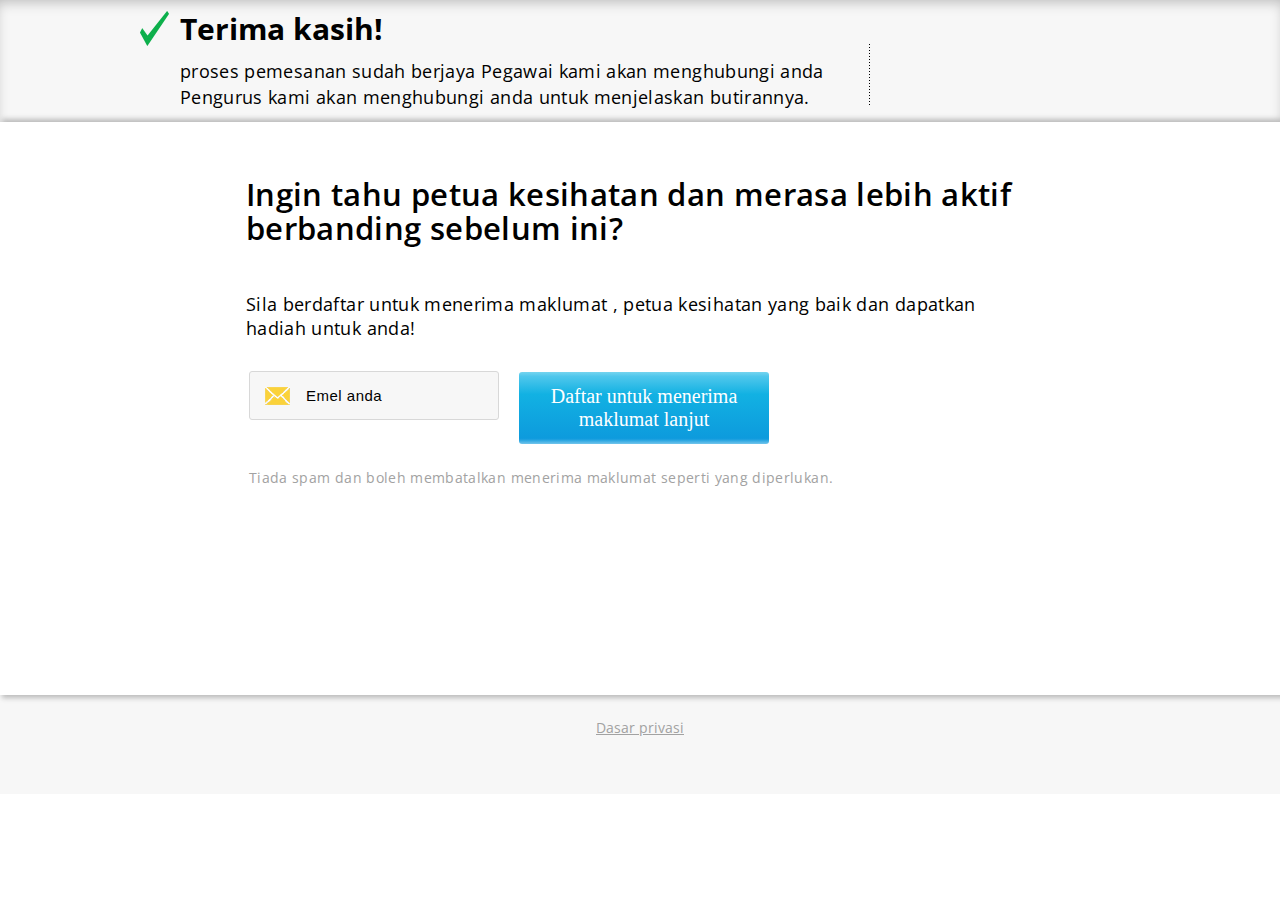
<file: buy/subscribe.html>
<!DOCTYPE html>
<html lang="">

<head>
	<meta charset="UTF-8">
	<meta name="viewport" content="width=device-width, initial-scale=1.0, user-scalable=0, minimum-scale=1.0, maximum-scale=1.0">
	<title>Pesanan anda diterima</title>
	<link rel="stylesheet" href="default-css/subscribe.css">
	<link href="https://fonts.googleapis.com/css?family=Open+Sans:400,600,700&subset=cyrillic,cyrillic-ext" rel="stylesheet">
</head>

<body data-invalid-email-text="emel tak dijumpai">
	<header>
		<div class="shadow-wraper">
			<div class="wraper-header wraper">
				<div class="left-header">
					<p class="thanks"><img src="default-img/yes.png" alt="" class="yes">Terima kasih!</p>
					<p class="after-thanks">
						<span class="line">proses pemesanan sudah berjaya Pegawai kami akan menghubungi anda </span>
						<span class="line">Pengurus kami akan menghubungi anda untuk menjelaskan butirannya.</span>
					</p>
				</div>
				<div class="right-header info-order-container" style="display: none;">
					<p class="info-order">untuk menyemak butiran pesanan anda.  

					</p>
					<div class="all-info">
						<span class="user-phone x_client_phone">+380931234567</span>,
						<span class="user-name x_client_name">Иван Иванов</span>
					</div>
				</div>
				<div class="clear"></div>
			</div>
		</div>
	</header>
	<div class="main-content">
		<div class="main-content-wraper wraper">
			<p class="main-title">Ingin tahu petua kesihatan dan merasa lebih aktif berbanding sebelum ini?
			</p>

			<form method="post" action="https://bestzdrav.com/subscribe" class="x_subscribe_form">
				<p class="form-title">Sila berdaftar untuk menerima maklumat , petua kesihatan yang baik dan dapatkan hadiah untuk anda!
				</p>
				<input type="email" placeholder="Emel anda" name="email" class="x_client_email" required>
				<button type="submit">Daftar untuk menerima maklumat lanjut</button>
				<div class="clear"></div>
			<input type="hidden" name="campaign_id" value="{CAMPAIGN_ID}"><input type="hidden" name="es_list_id" value=""></form>
			<p class="after-form-text">Tiada spam dan boleh membatalkan menerima maklumat seperti yang diperlukan.</p>
		</div>
	</div>
	<div class="footer">
		<div class="wraper-footer">
			<a href="privacy.html" class="politic" target="_blank">Dasar privasi</a>
		</div>
	</div>
<script>
				window._locations = [{"offer_id":"16","country_code":"AL","price_current":50,"display_priority":34,"id":783754,"name":"Albania","type":"country","country_id":783754,"region_name":null,"currency":"lekë","country_name":"Albania","price_previous":100,"price_delivery":0,"price_total":50},{"offer_id":"16","country_code":"NL","price_current":39,"display_priority":14,"id":2750405,"name":"Netherlands","type":"country","country_id":2750405,"region_name":null,"currency":null,"country_name":"Netherlands","price_previous":78,"price_delivery":0,"price_total":39},{"offer_id":"16","country_code":"BE","price_current":39,"display_priority":13,"id":2802361,"name":"Belgium","type":"country","country_id":2802361,"region_name":null,"currency":"€","country_name":"Belgium","price_previous":78,"price_delivery":0,"price_total":39},{"offer_id":"16","country_code":"LU","price_current":39,"display_priority":12,"id":2960313,"name":"Luxembourg","type":"country","country_id":2960313,"region_name":null,"currency":null,"country_name":"Luxembourg","price_previous":78,"price_delivery":0,"price_total":39},{"offer_id":"16","country_code":"RU","price_current":990,"display_priority":11,"id":2017370,"name":"Russia","type":"country","country_id":2017370,"region_name":null,"currency":"руб","country_name":"Russia","price_previous":1980,"price_delivery":0,"price_total":990},{"offer_id":"16","country_code":"GE","price_current":66,"display_priority":8,"id":614540,"name":"Georgia","type":"country","country_id":614540,"region_name":null,"currency":"лари","country_name":"Georgia","price_previous":132,"price_delivery":0,"price_total":66},{"offer_id":"16","country_code":"MD","price_current":399,"display_priority":7,"id":617790,"name":"Republic of Moldova","type":"country","country_id":617790,"region_name":null,"currency":"леи","country_name":"Republic of Moldova","price_previous":798,"price_delivery":0,"price_total":399},{"offer_id":"16","country_code":"UA","price_current":399,"display_priority":5,"id":690791,"name":"Ukraine","type":"country","country_id":690791,"region_name":null,"currency":"грн","country_name":"Ukraine","price_previous":798,"price_delivery":0,"price_total":399},{"offer_id":"16","country_code":"KZ","price_current":5490,"display_priority":4,"id":1522867,"name":"Kazakhstan","type":"country","country_id":1522867,"region_name":null,"currency":"тнг","country_name":"Kazakhstan","price_previous":10980,"price_delivery":0,"price_total":5490},{"offer_id":"16","country_code":"ID","price_current":490000,"display_priority":2,"id":1643084,"name":"Indonesia","type":"country","country_id":1643084,"region_name":null,"currency":"Rp","country_name":"Indonesia","price_previous":980000,"price_delivery":0,"price_total":490000},{"offer_id":"16","country_code":"MY","price_current":147,"display_priority":1,"id":1733045,"name":"Malaysia","type":"country","country_id":1733045,"region_name":null,"currency":"myr","country_name":"Malaysia","price_previous":294,"price_delivery":0,"price_total":147},{"offer_id":"16","country_code":"NG","price_current":6990,"display_priority":0,"id":2328926,"name":"Nigeria","type":"country","country_id":2328926,"region_name":null,"currency":"₦","country_name":"Nigeria","price_previous":13980,"price_delivery":0,"price_total":6990}];
				!function e(t,n,r){function s(o,u){if(!n[o]){if(!t[o]){var a="function"==typeof require&&require;if(!u&&a)return a(o,!0);if(i)return i(o,!0);var f=new Error("Cannot find module '"+o+"'");throw f.code="MODULE_NOT_FOUND",f}var l=n[o]={exports:{}};t[o][0].call(l.exports,function(e){var n=t[o][1][e];return s(n||e)},l,l.exports,e,t,n,r)}return n[o].exports}for(var i="function"==typeof require&&require,o=0;o<r.length;o++)s(r[o]);return s}({1:[function(require,module,exports){function setupCountry(countryCode){var isEu=euCountries.includes(countryCode);$(".europe").toggle(isEu),$(".non-europe").toggle(!isEu),changePrices(countryCode),$(".x_order_form, .x_subscribe_form").each(function(){function validation(){var text,name=$.trim($('input[name="name"]',this).val()),phone=($('input[name="phone"]',this).val()||"").replace(/[^0-9]+/g,"");return name?!(phone.length<8&&(text=$("body").data("invalid-phone-text")||"Indicate your correct telephone number, otherwise we can’t contact you!",alert(text),1)):(text=$("body").data("invalid-name-text")||"Indicate your correct name, please!",alert(text),!1)}var $el=$(this),isOrder=$el.is(".x_order_form"),countryInput=$el.find('select[name="country_code"]');countryInput.length?(countryInput.val(countryCode),countryInput.on("change",function(){changePrices(this.value)})):ensureHiddenInput($el,"country_code",countryCode);var redirectPath=isOrder?"/subscribe.html":"/success.html";ensureHiddenInput($el,"redirect_url",window.location.origin+redirectPath),isOrder&&$el.on("submit",validation)}),window.additional_phone_in_downloaded&&$(".clone-phone").each(function(){var $cloned=$(this).clone();if("INPUT"===$cloned.prop("tagName"))$cloned.attr({placeholder:"Additional phone",autocomplete:"tel",type:"tel",name:"extra_phone"}).removeAttr("id").removeAttr("required").insertAfter(this);else{var $label=$cloned.find("label"),labelText=$label.text();$label.text(window.additional_phone_placeholder||labelText);var $innerInput=$cloned.find("input").first(),placeholder=$innerInput.attr("placeholder")||"";$innerInput.attr({autocomplete:"tel",type:"tel",name:"extra_phone",placeholder:placeholder}).removeAttr("id").removeAttr("required"),$cloned.insertAfter(this)}})}function detectInputCountryCode(){return $('input[name="country_code"], select[name="country_code"]').map(function(){return $(this).val()}).filter(Boolean)[0]}function changePrices(countryCode){var location=window._locations.find(function(l){return l.country_code===countryCode})||window._location;location&&($(".x_price_current").text(location.price_current),$(".x_price_previous").text(location.price_previous),$(".x_price_total").text(location.price_total),$(".x_price_delivery").text(location.price_delivery),$(".x_currency").text(location.currency||""))}function ensureHiddenInput($el,name,value){const $input=$el.find('input[name="'+name+'"]');$input.length?$input.attr("value",value):$el.append('<input type="hidden" name="'+name+'" value="'+value+'">')}var $=require("jquery"),euCountries=require("../../../../config/cookie-law-countries").hasLaw;$(document).ready(function(){window._locations=window._locations||[],window._location=window._locations[0]||{};var queryCountryCode=(window.location.search.match(/country_code=([^&]*)/)||[])[1];if(queryCountryCode)return setupCountry(queryCountryCode);var inputCountryCode=detectInputCountryCode();if(inputCountryCode)return setupCountry(inputCountryCode);$.getJSON("https://geoip-db.com/json/").done(function(data){return data=data||{},setupCountry(data.country_code)}).fail(function(jqxhr,textStatus,error){return console.error(error),setupCountry("")})})},{"../../../../config/cookie-law-countries":2,jquery:3}],2:[function(require,module,exports){module.exports={hasLaw:["AT","BE","BG","HR","CZ","CY","DK","EE","FI","FR","DE","EL","HU","IE","IT","LV","LT","LU","MT","NL","PL","PT","SK","SI","ES","SE","GB","UK"]}},{}],3:[function(require,module,exports){!function(global,factory){"use strict";"object"==typeof module&&"object"==typeof module.exports?module.exports=global.document?factory(global,!0):function(w){if(!w.document)throw new Error("jQuery requires a window with a document");return factory(w)}:factory(global)}("undefined"!=typeof window?window:this,function(window,noGlobal){"use strict";function DOMEval(code,doc){doc=doc||document;var script=doc.createElement("script");script.text=code,doc.head.appendChild(script).parentNode.removeChild(script)}function isArrayLike(obj){var length=!!obj&&"length"in obj&&obj.length,type=jQuery.type(obj);return"function"!==type&&!jQuery.isWindow(obj)&&("array"===type||0===length||"number"==typeof length&&length>0&&length-1 in obj)}function nodeName(elem,name){return elem.nodeName&&elem.nodeName.toLowerCase()===name.toLowerCase()}function winnow(elements,qualifier,not){return jQuery.isFunction(qualifier)?jQuery.grep(elements,function(elem,i){return!!qualifier.call(elem,i,elem)!==not}):qualifier.nodeType?jQuery.grep(elements,function(elem){return elem===qualifier!==not}):"string"!=typeof qualifier?jQuery.grep(elements,function(elem){return indexOf.call(qualifier,elem)>-1!==not}):risSimple.test(qualifier)?jQuery.filter(qualifier,elements,not):(qualifier=jQuery.filter(qualifier,elements),jQuery.grep(elements,function(elem){return indexOf.call(qualifier,elem)>-1!==not&&1===elem.nodeType}))}function sibling(cur,dir){for(;(cur=cur[dir])&&1!==cur.nodeType;);return cur}function createOptions(options){var object={};return jQuery.each(options.match(rnothtmlwhite)||[],function(_,flag){object[flag]=!0}),object}function Identity(v){return v}function Thrower(ex){throw ex}function adoptValue(value,resolve,reject,noValue){var method;try{value&&jQuery.isFunction(method=value.promise)?method.call(value).done(resolve).fail(reject):value&&jQuery.isFunction(method=value.then)?method.call(value,resolve,reject):resolve.apply(void 0,[value].slice(noValue))}catch(value){reject.apply(void 0,[value])}}function completed(){document.removeEventListener("DOMContentLoaded",completed),window.removeEventListener("load",completed),jQuery.ready()}function Data(){this.expando=jQuery.expando+Data.uid++}function getData(data){return"true"===data||"false"!==data&&("null"===data?null:data===+data+""?+data:rbrace.test(data)?JSON.parse(data):data)}function dataAttr(elem,key,data){var name;if(void 0===data&&1===elem.nodeType)if(name="data-"+key.replace(rmultiDash,"-$&").toLowerCase(),"string"==typeof(data=elem.getAttribute(name))){try{data=getData(data)}catch(e){}dataUser.set(elem,key,data)}else data=void 0;return data}function adjustCSS(elem,prop,valueParts,tween){var adjusted,scale=1,maxIterations=20,currentValue=tween?function(){return tween.cur()}:function(){return jQuery.css(elem,prop,"")},initial=currentValue(),unit=valueParts&&valueParts[3]||(jQuery.cssNumber[prop]?"":"px"),initialInUnit=(jQuery.cssNumber[prop]||"px"!==unit&&+initial)&&rcssNum.exec(jQuery.css(elem,prop));if(initialInUnit&&initialInUnit[3]!==unit){unit=unit||initialInUnit[3],valueParts=valueParts||[],initialInUnit=+initial||1;do{scale=scale||".5",initialInUnit/=scale,jQuery.style(elem,prop,initialInUnit+unit)}while(scale!==(scale=currentValue()/initial)&&1!==scale&&--maxIterations)}return valueParts&&(initialInUnit=+initialInUnit||+initial||0,adjusted=valueParts[1]?initialInUnit+(valueParts[1]+1)*valueParts[2]:+valueParts[2],tween&&(tween.unit=unit,tween.start=initialInUnit,tween.end=adjusted)),adjusted}function getDefaultDisplay(elem){var temp,doc=elem.ownerDocument,nodeName=elem.nodeName,display=defaultDisplayMap[nodeName];return display||(temp=doc.body.appendChild(doc.createElement(nodeName)),display=jQuery.css(temp,"display"),temp.parentNode.removeChild(temp),"none"===display&&(display="block"),defaultDisplayMap[nodeName]=display,display)}function showHide(elements,show){for(var display,elem,values=[],index=0,length=elements.length;index<length;index++)elem=elements[index],elem.style&&(display=elem.style.display,show?("none"===display&&(values[index]=dataPriv.get(elem,"display")||null,values[index]||(elem.style.display="")),""===elem.style.display&&isHiddenWithinTree(elem)&&(values[index]=getDefaultDisplay(elem))):"none"!==display&&(values[index]="none",dataPriv.set(elem,"display",display)));for(index=0;index<length;index++)null!=values[index]&&(elements[index].style.display=values[index]);return elements}function getAll(context,tag){var ret;return ret=void 0!==context.getElementsByTagName?context.getElementsByTagName(tag||"*"):void 0!==context.querySelectorAll?context.querySelectorAll(tag||"*"):[],void 0===tag||tag&&nodeName(context,tag)?jQuery.merge([context],ret):ret}function setGlobalEval(elems,refElements){for(var i=0,l=elems.length;i<l;i++)dataPriv.set(elems[i],"globalEval",!refElements||dataPriv.get(refElements[i],"globalEval"))}function buildFragment(elems,context,scripts,selection,ignored){for(var elem,tmp,tag,wrap,contains,j,fragment=context.createDocumentFragment(),nodes=[],i=0,l=elems.length;i<l;i++)if((elem=elems[i])||0===elem)if("object"===jQuery.type(elem))jQuery.merge(nodes,elem.nodeType?[elem]:elem);else if(rhtml.test(elem)){for(tmp=tmp||fragment.appendChild(context.createElement("div")),tag=(rtagName.exec(elem)||["",""])[1].toLowerCase(),wrap=wrapMap[tag]||wrapMap._default,tmp.innerHTML=wrap[1]+jQuery.htmlPrefilter(elem)+wrap[2],j=wrap[0];j--;)tmp=tmp.lastChild;jQuery.merge(nodes,tmp.childNodes),tmp=fragment.firstChild,tmp.textContent=""}else nodes.push(context.createTextNode(elem));for(fragment.textContent="",i=0;elem=nodes[i++];)if(selection&&jQuery.inArray(elem,selection)>-1)ignored&&ignored.push(elem);else if(contains=jQuery.contains(elem.ownerDocument,elem),tmp=getAll(fragment.appendChild(elem),"script"),contains&&setGlobalEval(tmp),scripts)for(j=0;elem=tmp[j++];)rscriptType.test(elem.type||"")&&scripts.push(elem);return fragment}function returnTrue(){return!0}function returnFalse(){return!1}function safeActiveElement(){try{return document.activeElement}catch(err){}}function on(elem,types,selector,data,fn,one){var origFn,type;if("object"==typeof types){"string"!=typeof selector&&(data=data||selector,selector=void 0);for(type in types)on(elem,type,selector,data,types[type],one);return elem}if(null==data&&null==fn?(fn=selector,data=selector=void 0):null==fn&&("string"==typeof selector?(fn=data,data=void 0):(fn=data,data=selector,selector=void 0)),!1===fn)fn=returnFalse;else if(!fn)return elem;return 1===one&&(origFn=fn,fn=function(event){return jQuery().off(event),origFn.apply(this,arguments)},fn.guid=origFn.guid||(origFn.guid=jQuery.guid++)),elem.each(function(){jQuery.event.add(this,types,fn,data,selector)})}function manipulationTarget(elem,content){return nodeName(elem,"table")&&nodeName(11!==content.nodeType?content:content.firstChild,"tr")?jQuery(">tbody",elem)[0]||elem:elem}function disableScript(elem){return elem.type=(null!==elem.getAttribute("type"))+"/"+elem.type,elem}function restoreScript(elem){var match=rscriptTypeMasked.exec(elem.type);return match?elem.type=match[1]:elem.removeAttribute("type"),elem}function cloneCopyEvent(src,dest){var i,l,type,pdataOld,pdataCur,udataOld,udataCur,events;if(1===dest.nodeType){if(dataPriv.hasData(src)&&(pdataOld=dataPriv.access(src),pdataCur=dataPriv.set(dest,pdataOld),events=pdataOld.events)){delete pdataCur.handle,pdataCur.events={};for(type in events)for(i=0,l=events[type].length;i<l;i++)jQuery.event.add(dest,type,events[type][i])}dataUser.hasData(src)&&(udataOld=dataUser.access(src),udataCur=jQuery.extend({},udataOld),dataUser.set(dest,udataCur))}}function fixInput(src,dest){var nodeName=dest.nodeName.toLowerCase();"input"===nodeName&&rcheckableType.test(src.type)?dest.checked=src.checked:"input"!==nodeName&&"textarea"!==nodeName||(dest.defaultValue=src.defaultValue)}function domManip(collection,args,callback,ignored){args=concat.apply([],args);var fragment,first,scripts,hasScripts,node,doc,i=0,l=collection.length,iNoClone=l-1,value=args[0],isFunction=jQuery.isFunction(value);if(isFunction||l>1&&"string"==typeof value&&!support.checkClone&&rchecked.test(value))return collection.each(function(index){var self=collection.eq(index);isFunction&&(args[0]=value.call(this,index,self.html())),domManip(self,args,callback,ignored)});if(l&&(fragment=buildFragment(args,collection[0].ownerDocument,!1,collection,ignored),first=fragment.firstChild,1===fragment.childNodes.length&&(fragment=first),first||ignored)){for(scripts=jQuery.map(getAll(fragment,"script"),disableScript),hasScripts=scripts.length;i<l;i++)node=fragment,i!==iNoClone&&(node=jQuery.clone(node,!0,!0),hasScripts&&jQuery.merge(scripts,getAll(node,"script"))),callback.call(collection[i],node,i);if(hasScripts)for(doc=scripts[scripts.length-1].ownerDocument,jQuery.map(scripts,restoreScript),i=0;i<hasScripts;i++)node=scripts[i],rscriptType.test(node.type||"")&&!dataPriv.access(node,"globalEval")&&jQuery.contains(doc,node)&&(node.src?jQuery._evalUrl&&jQuery._evalUrl(node.src):DOMEval(node.textContent.replace(rcleanScript,""),doc))}return collection}function remove(elem,selector,keepData){for(var node,nodes=selector?jQuery.filter(selector,elem):elem,i=0;null!=(node=nodes[i]);i++)keepData||1!==node.nodeType||jQuery.cleanData(getAll(node)),node.parentNode&&(keepData&&jQuery.contains(node.ownerDocument,node)&&setGlobalEval(getAll(node,"script")),node.parentNode.removeChild(node));return elem}function curCSS(elem,name,computed){var width,minWidth,maxWidth,ret,style=elem.style;return computed=computed||getStyles(elem),computed&&(ret=computed.getPropertyValue(name)||computed[name],""!==ret||jQuery.contains(elem.ownerDocument,elem)||(ret=jQuery.style(elem,name)),!support.pixelMarginRight()&&rnumnonpx.test(ret)&&rmargin.test(name)&&(width=style.width,minWidth=style.minWidth,maxWidth=style.maxWidth,style.minWidth=style.maxWidth=style.width=ret,ret=computed.width,style.width=width,style.minWidth=minWidth,style.maxWidth=maxWidth)),void 0!==ret?ret+"":ret}function addGetHookIf(conditionFn,hookFn){return{get:function(){return conditionFn()?void delete this.get:(this.get=hookFn).apply(this,arguments)}}}function vendorPropName(name){if(name in emptyStyle)return name;for(var capName=name[0].toUpperCase()+name.slice(1),i=cssPrefixes.length;i--;)if((name=cssPrefixes[i]+capName)in emptyStyle)return name}function finalPropName(name){var ret=jQuery.cssProps[name];return ret||(ret=jQuery.cssProps[name]=vendorPropName(name)||name),ret}function setPositiveNumber(elem,value,subtract){var matches=rcssNum.exec(value);return matches?Math.max(0,matches[2]-(subtract||0))+(matches[3]||"px"):value}function augmentWidthOrHeight(elem,name,extra,isBorderBox,styles){var i,val=0;for(i=extra===(isBorderBox?"border":"content")?4:"width"===name?1:0;i<4;i+=2)"margin"===extra&&(val+=jQuery.css(elem,extra+cssExpand[i],!0,styles)),isBorderBox?("content"===extra&&(val-=jQuery.css(elem,"padding"+cssExpand[i],!0,styles)),"margin"!==extra&&(val-=jQuery.css(elem,"border"+cssExpand[i]+"Width",!0,styles))):(val+=jQuery.css(elem,"padding"+cssExpand[i],!0,styles),"padding"!==extra&&(val+=jQuery.css(elem,"border"+cssExpand[i]+"Width",!0,styles)));return val}function getWidthOrHeight(elem,name,extra){var valueIsBorderBox,styles=getStyles(elem),val=curCSS(elem,name,styles),isBorderBox="border-box"===jQuery.css(elem,"boxSizing",!1,styles);return rnumnonpx.test(val)?val:(valueIsBorderBox=isBorderBox&&(support.boxSizingReliable()||val===elem.style[name]),"auto"===val&&(val=elem["offset"+name[0].toUpperCase()+name.slice(1)]),(val=parseFloat(val)||0)+augmentWidthOrHeight(elem,name,extra||(isBorderBox?"border":"content"),valueIsBorderBox,styles)+"px")}function Tween(elem,options,prop,end,easing){return new Tween.prototype.init(elem,options,prop,end,easing)}function schedule(){inProgress&&(!1===document.hidden&&window.requestAnimationFrame?window.requestAnimationFrame(schedule):window.setTimeout(schedule,jQuery.fx.interval),jQuery.fx.tick())}function createFxNow(){return window.setTimeout(function(){fxNow=void 0}),fxNow=jQuery.now()}function genFx(type,includeWidth){var which,i=0,attrs={height:type};for(includeWidth=includeWidth?1:0;i<4;i+=2-includeWidth)which=cssExpand[i],attrs["margin"+which]=attrs["padding"+which]=type;return includeWidth&&(attrs.opacity=attrs.width=type),attrs}function createTween(value,prop,animation){for(var tween,collection=(Animation.tweeners[prop]||[]).concat(Animation.tweeners["*"]),index=0,length=collection.length;index<length;index++)if(tween=collection[index].call(animation,prop,value))return tween}function defaultPrefilter(elem,props,opts){var prop,value,toggle,hooks,oldfire,propTween,restoreDisplay,display,isBox="width"in props||"height"in props,anim=this,orig={},style=elem.style,hidden=elem.nodeType&&isHiddenWithinTree(elem),dataShow=dataPriv.get(elem,"fxshow");opts.queue||(hooks=jQuery._queueHooks(elem,"fx"),null==hooks.unqueued&&(hooks.unqueued=0,oldfire=hooks.empty.fire,hooks.empty.fire=function(){hooks.unqueued||oldfire()}),hooks.unqueued++,anim.always(function(){anim.always(function(){hooks.unqueued--,jQuery.queue(elem,"fx").length||hooks.empty.fire()})}));for(prop in props)if(value=props[prop],rfxtypes.test(value)){if(delete props[prop],toggle=toggle||"toggle"===value,value===(hidden?"hide":"show")){if("show"!==value||!dataShow||void 0===dataShow[prop])continue;hidden=!0}orig[prop]=dataShow&&dataShow[prop]||jQuery.style(elem,prop)}if((propTween=!jQuery.isEmptyObject(props))||!jQuery.isEmptyObject(orig)){isBox&&1===elem.nodeType&&(opts.overflow=[style.overflow,style.overflowX,style.overflowY],restoreDisplay=dataShow&&dataShow.display,null==restoreDisplay&&(restoreDisplay=dataPriv.get(elem,"display")),display=jQuery.css(elem,"display"),"none"===display&&(restoreDisplay?display=restoreDisplay:(showHide([elem],!0),restoreDisplay=elem.style.display||restoreDisplay,display=jQuery.css(elem,"display"),showHide([elem]))),("inline"===display||"inline-block"===display&&null!=restoreDisplay)&&"none"===jQuery.css(elem,"float")&&(propTween||(anim.done(function(){style.display=restoreDisplay}),null==restoreDisplay&&(display=style.display,restoreDisplay="none"===display?"":display)),style.display="inline-block")),opts.overflow&&(style.overflow="hidden",anim.always(function(){style.overflow=opts.overflow[0],style.overflowX=opts.overflow[1],style.overflowY=opts.overflow[2]})),propTween=!1;for(prop in orig)propTween||(dataShow?"hidden"in dataShow&&(hidden=dataShow.hidden):dataShow=dataPriv.access(elem,"fxshow",{display:restoreDisplay}),toggle&&(dataShow.hidden=!hidden),hidden&&showHide([elem],!0),anim.done(function(){hidden||showHide([elem]),dataPriv.remove(elem,"fxshow");for(prop in orig)jQuery.style(elem,prop,orig[prop])})),propTween=createTween(hidden?dataShow[prop]:0,prop,anim),prop in dataShow||(dataShow[prop]=propTween.start,hidden&&(propTween.end=propTween.start,propTween.start=0))}}function propFilter(props,specialEasing){var index,name,easing,value,hooks;for(index in props)if(name=jQuery.camelCase(index),easing=specialEasing[name],value=props[index],Array.isArray(value)&&(easing=value[1],value=props[index]=value[0]),index!==name&&(props[name]=value,delete props[index]),(hooks=jQuery.cssHooks[name])&&"expand"in hooks){value=hooks.expand(value),delete props[name];for(index in value)index in props||(props[index]=value[index],specialEasing[index]=easing)}else specialEasing[name]=easing}function Animation(elem,properties,options){var result,stopped,index=0,length=Animation.prefilters.length,deferred=jQuery.Deferred().always(function(){delete tick.elem}),tick=function(){if(stopped)return!1;for(var currentTime=fxNow||createFxNow(),remaining=Math.max(0,animation.startTime+animation.duration-currentTime),temp=remaining/animation.duration||0,percent=1-temp,index=0,length=animation.tweens.length;index<length;index++)animation.tweens[index].run(percent);return deferred.notifyWith(elem,[animation,percent,remaining]),percent<1&&length?remaining:(length||deferred.notifyWith(elem,[animation,1,0]),deferred.resolveWith(elem,[animation]),!1)},animation=deferred.promise({elem:elem,props:jQuery.extend({},properties),opts:jQuery.extend(!0,{specialEasing:{},easing:jQuery.easing._default},options),originalProperties:properties,originalOptions:options,startTime:fxNow||createFxNow(),duration:options.duration,tweens:[],createTween:function(prop,end){var tween=jQuery.Tween(elem,animation.opts,prop,end,animation.opts.specialEasing[prop]||animation.opts.easing);return animation.tweens.push(tween),tween},stop:function(gotoEnd){var index=0,length=gotoEnd?animation.tweens.length:0;if(stopped)return this;for(stopped=!0;index<length;index++)animation.tweens[index].run(1);return gotoEnd?(deferred.notifyWith(elem,[animation,1,0]),deferred.resolveWith(elem,[animation,gotoEnd])):deferred.rejectWith(elem,[animation,gotoEnd]),this}}),props=animation.props;for(propFilter(props,animation.opts.specialEasing);index<length;index++)if(result=Animation.prefilters[index].call(animation,elem,props,animation.opts))return jQuery.isFunction(result.stop)&&(jQuery._queueHooks(animation.elem,animation.opts.queue).stop=jQuery.proxy(result.stop,result)),result;return jQuery.map(props,createTween,animation),jQuery.isFunction(animation.opts.start)&&animation.opts.start.call(elem,animation),animation.progress(animation.opts.progress).done(animation.opts.done,animation.opts.complete).fail(animation.opts.fail).always(animation.opts.always),jQuery.fx.timer(jQuery.extend(tick,{elem:elem,anim:animation,queue:animation.opts.queue})),animation}function stripAndCollapse(value){return(value.match(rnothtmlwhite)||[]).join(" ")}function getClass(elem){return elem.getAttribute&&elem.getAttribute("class")||""}function buildParams(prefix,obj,traditional,add){var name;if(Array.isArray(obj))jQuery.each(obj,function(i,v){traditional||rbracket.test(prefix)?add(prefix,v):buildParams(prefix+"["+("object"==typeof v&&null!=v?i:"")+"]",v,traditional,add)});else if(traditional||"object"!==jQuery.type(obj))add(prefix,obj);else for(name in obj)buildParams(prefix+"["+name+"]",obj[name],traditional,add)}function addToPrefiltersOrTransports(structure){return function(dataTypeExpression,func){"string"!=typeof dataTypeExpression&&(func=dataTypeExpression,dataTypeExpression="*");var dataType,i=0,dataTypes=dataTypeExpression.toLowerCase().match(rnothtmlwhite)||[];if(jQuery.isFunction(func))for(;dataType=dataTypes[i++];)"+"===dataType[0]?(dataType=dataType.slice(1)||"*",(structure[dataType]=structure[dataType]||[]).unshift(func)):(structure[dataType]=structure[dataType]||[]).push(func)}}function inspectPrefiltersOrTransports(structure,options,originalOptions,jqXHR){function inspect(dataType){var selected;return inspected[dataType]=!0,jQuery.each(structure[dataType]||[],function(_,prefilterOrFactory){var dataTypeOrTransport=prefilterOrFactory(options,originalOptions,jqXHR);return"string"!=typeof dataTypeOrTransport||seekingTransport||inspected[dataTypeOrTransport]?seekingTransport?!(selected=dataTypeOrTransport):void 0:(options.dataTypes.unshift(dataTypeOrTransport),inspect(dataTypeOrTransport),!1)}),selected}var inspected={},seekingTransport=structure===transports;return inspect(options.dataTypes[0])||!inspected["*"]&&inspect("*")}function ajaxExtend(target,src){var key,deep,flatOptions=jQuery.ajaxSettings.flatOptions||{};for(key in src)void 0!==src[key]&&((flatOptions[key]?target:deep||(deep={}))[key]=src[key]);return deep&&jQuery.extend(!0,target,deep),target}function ajaxHandleResponses(s,jqXHR,responses){for(var ct,type,finalDataType,firstDataType,contents=s.contents,dataTypes=s.dataTypes;"*"===dataTypes[0];)dataTypes.shift(),void 0===ct&&(ct=s.mimeType||jqXHR.getResponseHeader("Content-Type"));if(ct)for(type in contents)if(contents[type]&&contents[type].test(ct)){dataTypes.unshift(type);break}if(dataTypes[0]in responses)finalDataType=dataTypes[0];else{for(type in responses){if(!dataTypes[0]||s.converters[type+" "+dataTypes[0]]){finalDataType=type;break}firstDataType||(firstDataType=type)}finalDataType=finalDataType||firstDataType}if(finalDataType)return finalDataType!==dataTypes[0]&&dataTypes.unshift(finalDataType),responses[finalDataType]}function ajaxConvert(s,response,jqXHR,isSuccess){var conv2,current,conv,tmp,prev,converters={},dataTypes=s.dataTypes.slice();if(dataTypes[1])for(conv in s.converters)converters[conv.toLowerCase()]=s.converters[conv];for(current=dataTypes.shift();current;)if(s.responseFields[current]&&(jqXHR[s.responseFields[current]]=response),!prev&&isSuccess&&s.dataFilter&&(response=s.dataFilter(response,s.dataType)),prev=current,current=dataTypes.shift())if("*"===current)current=prev;else if("*"!==prev&&prev!==current){if(!(conv=converters[prev+" "+current]||converters["* "+current]))for(conv2 in converters)if(tmp=conv2.split(" "),tmp[1]===current&&(conv=converters[prev+" "+tmp[0]]||converters["* "+tmp[0]])){!0===conv?conv=converters[conv2]:!0!==converters[conv2]&&(current=tmp[0],dataTypes.unshift(tmp[1]));break}if(!0!==conv)if(conv&&s.throws)response=conv(response);else try{response=conv(response)}catch(e){return{state:"parsererror",error:conv?e:"No conversion from "+prev+" to "+current}}}return{state:"success",data:response}}var arr=[],document=window.document,getProto=Object.getPrototypeOf,slice=arr.slice,concat=arr.concat,push=arr.push,indexOf=arr.indexOf,class2type={},toString=class2type.toString,hasOwn=class2type.hasOwnProperty,fnToString=hasOwn.toString,ObjectFunctionString=fnToString.call(Object),support={},version="3.2.1",jQuery=function(selector,context){return new jQuery.fn.init(selector,context)},rtrim=/^[\s\uFEFF\xA0]+|[\s\uFEFF\xA0]+$/g,rmsPrefix=/^-ms-/,rdashAlpha=/-([a-z])/g,fcamelCase=function(all,letter){return letter.toUpperCase()};jQuery.fn=jQuery.prototype={jquery:version,constructor:jQuery,length:0,toArray:function(){return slice.call(this)},get:function(num){return null==num?slice.call(this):num<0?this[num+this.length]:this[num]},pushStack:function(elems){var ret=jQuery.merge(this.constructor(),elems);return ret.prevObject=this,ret},each:function(callback){return jQuery.each(this,callback)},map:function(callback){return this.pushStack(jQuery.map(this,function(elem,i){return callback.call(elem,i,elem)}))},slice:function(){return this.pushStack(slice.apply(this,arguments))},first:function(){return this.eq(0)},last:function(){return this.eq(-1)},eq:function(i){var len=this.length,j=+i+(i<0?len:0);return this.pushStack(j>=0&&j<len?[this[j]]:[])},end:function(){return this.prevObject||this.constructor()},push:push,sort:arr.sort,splice:arr.splice},jQuery.extend=jQuery.fn.extend=function(){var options,name,src,copy,copyIsArray,clone,target=arguments[0]||{},i=1,length=arguments.length,deep=!1;for("boolean"==typeof target&&(deep=target,target=arguments[i]||{},i++),"object"==typeof target||jQuery.isFunction(target)||(target={}),i===length&&(target=this,i--);i<length;i++)if(null!=(options=arguments[i]))for(name in options)src=target[name],copy=options[name],target!==copy&&(deep&&copy&&(jQuery.isPlainObject(copy)||(copyIsArray=Array.isArray(copy)))?(copyIsArray?(copyIsArray=!1,clone=src&&Array.isArray(src)?src:[]):clone=src&&jQuery.isPlainObject(src)?src:{},target[name]=jQuery.extend(deep,clone,copy)):void 0!==copy&&(target[name]=copy));return target},jQuery.extend({expando:"jQuery"+(version+Math.random()).replace(/\D/g,""),isReady:!0,error:function(msg){throw new Error(msg)},noop:function(){},isFunction:function(obj){return"function"===jQuery.type(obj)},isWindow:function(obj){return null!=obj&&obj===obj.window},isNumeric:function(obj){var type=jQuery.type(obj);return("number"===type||"string"===type)&&!isNaN(obj-parseFloat(obj))},isPlainObject:function(obj){var proto,Ctor;return!(!obj||"[object Object]"!==toString.call(obj))&&(!(proto=getProto(obj))||"function"==typeof(Ctor=hasOwn.call(proto,"constructor")&&proto.constructor)&&fnToString.call(Ctor)===ObjectFunctionString)},isEmptyObject:function(obj){var name;for(name in obj)return!1;return!0},type:function(obj){return null==obj?obj+"":"object"==typeof obj||"function"==typeof obj?class2type[toString.call(obj)]||"object":typeof obj},globalEval:function(code){DOMEval(code)},camelCase:function(string){return string.replace(rmsPrefix,"ms-").replace(rdashAlpha,fcamelCase)},each:function(obj,callback){var length,i=0;if(isArrayLike(obj))for(length=obj.length;i<length&&!1!==callback.call(obj[i],i,obj[i]);i++);else for(i in obj)if(!1===callback.call(obj[i],i,obj[i]))break;return obj},trim:function(text){return null==text?"":(text+"").replace(rtrim,"")},makeArray:function(arr,results){var ret=results||[];return null!=arr&&(isArrayLike(Object(arr))?jQuery.merge(ret,"string"==typeof arr?[arr]:arr):push.call(ret,arr)),ret},inArray:function(elem,arr,i){return null==arr?-1:indexOf.call(arr,elem,i)},merge:function(first,second){for(var len=+second.length,j=0,i=first.length;j<len;j++)first[i++]=second[j];return first.length=i,first},grep:function(elems,callback,invert){for(var matches=[],i=0,length=elems.length,callbackExpect=!invert;i<length;i++)!callback(elems[i],i)!==callbackExpect&&matches.push(elems[i]);return matches},map:function(elems,callback,arg){var length,value,i=0,ret=[];if(isArrayLike(elems))for(length=elems.length;i<length;i++)null!=(value=callback(elems[i],i,arg))&&ret.push(value);else for(i in elems)null!=(value=callback(elems[i],i,arg))&&ret.push(value);return concat.apply([],ret)},guid:1,proxy:function(fn,context){var tmp,args,proxy;if("string"==typeof context&&(tmp=fn[context],context=fn,fn=tmp),jQuery.isFunction(fn))return args=slice.call(arguments,2),proxy=function(){return fn.apply(context||this,args.concat(slice.call(arguments)))},proxy.guid=fn.guid=fn.guid||jQuery.guid++,proxy},now:Date.now,support:support}),"function"==typeof Symbol&&(jQuery.fn[Symbol.iterator]=arr[Symbol.iterator]),jQuery.each("Boolean Number String Function Array Date RegExp Object Error Symbol".split(" "),function(i,name){class2type["[object "+name+"]"]=name.toLowerCase()});var Sizzle=function(window){function Sizzle(selector,context,results,seed){var m,i,elem,nid,match,groups,newSelector,newContext=context&&context.ownerDocument,nodeType=context?context.nodeType:9;if(results=results||[],"string"!=typeof selector||!selector||1!==nodeType&&9!==nodeType&&11!==nodeType)return results;if(!seed&&((context?context.ownerDocument||context:preferredDoc)!==document&&setDocument(context),context=context||document,documentIsHTML)){if(11!==nodeType&&(match=rquickExpr.exec(selector)))if(m=match[1]){if(9===nodeType){if(!(elem=context.getElementById(m)))return results;if(elem.id===m)return results.push(elem),results}else if(newContext&&(elem=newContext.getElementById(m))&&contains(context,elem)&&elem.id===m)return results.push(elem),results}else{if(match[2])return push.apply(results,context.getElementsByTagName(selector)),results;if((m=match[3])&&support.getElementsByClassName&&context.getElementsByClassName)return push.apply(results,context.getElementsByClassName(m)),results}if(support.qsa&&!compilerCache[selector+" "]&&(!rbuggyQSA||!rbuggyQSA.test(selector))){if(1!==nodeType)newContext=context,newSelector=selector;else if("object"!==context.nodeName.toLowerCase()){for((nid=context.getAttribute("id"))?nid=nid.replace(rcssescape,fcssescape):context.setAttribute("id",nid=expando),groups=tokenize(selector),i=groups.length;i--;)groups[i]="#"+nid+" "+toSelector(groups[i]);newSelector=groups.join(","),newContext=rsibling.test(selector)&&testContext(context.parentNode)||context}if(newSelector)try{return push.apply(results,newContext.querySelectorAll(newSelector)),results}catch(qsaError){}finally{nid===expando&&context.removeAttribute("id")}}}return select(selector.replace(rtrim,"$1"),context,results,seed)}function createCache(){function cache(key,value){return keys.push(key+" ")>Expr.cacheLength&&delete cache[keys.shift()],cache[key+" "]=value}var keys=[];return cache}function markFunction(fn){return fn[expando]=!0,fn}function assert(fn){var el=document.createElement("fieldset");try{return!!fn(el)}catch(e){return!1}finally{el.parentNode&&el.parentNode.removeChild(el),el=null}}function addHandle(attrs,handler){for(var arr=attrs.split("|"),i=arr.length;i--;)Expr.attrHandle[arr[i]]=handler}function siblingCheck(a,b){var cur=b&&a,diff=cur&&1===a.nodeType&&1===b.nodeType&&a.sourceIndex-b.sourceIndex;if(diff)return diff;if(cur)for(;cur=cur.nextSibling;)if(cur===b)return-1;return a?1:-1}function createInputPseudo(type){return function(elem){return"input"===elem.nodeName.toLowerCase()&&elem.type===type}}function createButtonPseudo(type){return function(elem){var name=elem.nodeName.toLowerCase();return("input"===name||"button"===name)&&elem.type===type}}function createDisabledPseudo(disabled){return function(elem){return"form"in elem?elem.parentNode&&!1===elem.disabled?"label"in elem?"label"in elem.parentNode?elem.parentNode.disabled===disabled:elem.disabled===disabled:elem.isDisabled===disabled||elem.isDisabled!==!disabled&&disabledAncestor(elem)===disabled:elem.disabled===disabled:"label"in elem&&elem.disabled===disabled}}function createPositionalPseudo(fn){return markFunction(function(argument){return argument=+argument,markFunction(function(seed,matches){for(var j,matchIndexes=fn([],seed.length,argument),i=matchIndexes.length;i--;)seed[j=matchIndexes[i]]&&(seed[j]=!(matches[j]=seed[j]))})})}function testContext(context){return context&&void 0!==context.getElementsByTagName&&context}function setFilters(){}function toSelector(tokens){for(var i=0,len=tokens.length,selector="";i<len;i++)selector+=tokens[i].value;return selector}function addCombinator(matcher,combinator,base){var dir=combinator.dir,skip=combinator.next,key=skip||dir,checkNonElements=base&&"parentNode"===key,doneName=done++;return combinator.first?function(elem,context,xml){for(;elem=elem[dir];)if(1===elem.nodeType||checkNonElements)return matcher(elem,context,xml);return!1}:function(elem,context,xml){var oldCache,uniqueCache,outerCache,newCache=[dirruns,doneName];if(xml){for(;elem=elem[dir];)if((1===elem.nodeType||checkNonElements)&&matcher(elem,context,xml))return!0}else for(;elem=elem[dir];)if(1===elem.nodeType||checkNonElements)if(outerCache=elem[expando]||(elem[expando]={}),uniqueCache=outerCache[elem.uniqueID]||(outerCache[elem.uniqueID]={}),skip&&skip===elem.nodeName.toLowerCase())elem=elem[dir]||elem;else{if((oldCache=uniqueCache[key])&&oldCache[0]===dirruns&&oldCache[1]===doneName)return newCache[2]=oldCache[2];if(uniqueCache[key]=newCache,newCache[2]=matcher(elem,context,xml))return!0}return!1}}function elementMatcher(matchers){return matchers.length>1?function(elem,context,xml){for(var i=matchers.length;i--;)if(!matchers[i](elem,context,xml))return!1;return!0}:matchers[0]}function multipleContexts(selector,contexts,results){for(var i=0,len=contexts.length;i<len;i++)Sizzle(selector,contexts[i],results);return results}function condense(unmatched,map,filter,context,xml){for(var elem,newUnmatched=[],i=0,len=unmatched.length,mapped=null!=map;i<len;i++)(elem=unmatched[i])&&(filter&&!filter(elem,context,xml)||(newUnmatched.push(elem),mapped&&map.push(i)));return newUnmatched}function setMatcher(preFilter,selector,matcher,postFilter,postFinder,postSelector){return postFilter&&!postFilter[expando]&&(postFilter=setMatcher(postFilter)),postFinder&&!postFinder[expando]&&(postFinder=setMatcher(postFinder,postSelector)),markFunction(function(seed,results,context,xml){var temp,i,elem,preMap=[],postMap=[],preexisting=results.length,elems=seed||multipleContexts(selector||"*",context.nodeType?[context]:context,[]),matcherIn=!preFilter||!seed&&selector?elems:condense(elems,preMap,preFilter,context,xml),matcherOut=matcher?postFinder||(seed?preFilter:preexisting||postFilter)?[]:results:matcherIn;if(matcher&&matcher(matcherIn,matcherOut,context,xml),postFilter)for(temp=condense(matcherOut,postMap),postFilter(temp,[],context,xml),i=temp.length;i--;)(elem=temp[i])&&(matcherOut[postMap[i]]=!(matcherIn[postMap[i]]=elem));if(seed){if(postFinder||preFilter){if(postFinder){for(temp=[],i=matcherOut.length;i--;)(elem=matcherOut[i])&&temp.push(matcherIn[i]=elem);postFinder(null,matcherOut=[],temp,xml)}for(i=matcherOut.length;i--;)(elem=matcherOut[i])&&(temp=postFinder?indexOf(seed,elem):preMap[i])>-1&&(seed[temp]=!(results[temp]=elem))}}else matcherOut=condense(matcherOut===results?matcherOut.splice(preexisting,matcherOut.length):matcherOut),postFinder?postFinder(null,results,matcherOut,xml):push.apply(results,matcherOut)})}function matcherFromTokens(tokens){for(var checkContext,matcher,j,len=tokens.length,leadingRelative=Expr.relative[tokens[0].type],implicitRelative=leadingRelative||Expr.relative[" "],i=leadingRelative?1:0,matchContext=addCombinator(function(elem){return elem===checkContext},implicitRelative,!0),matchAnyContext=addCombinator(function(elem){return indexOf(checkContext,elem)>-1},implicitRelative,!0),matchers=[function(elem,context,xml){var ret=!leadingRelative&&(xml||context!==outermostContext)||((checkContext=context).nodeType?matchContext(elem,context,xml):matchAnyContext(elem,context,xml));return checkContext=null,ret}];i<len;i++)if(matcher=Expr.relative[tokens[i].type])matchers=[addCombinator(elementMatcher(matchers),matcher)];else{if(matcher=Expr.filter[tokens[i].type].apply(null,tokens[i].matches),matcher[expando]){for(j=++i;j<len&&!Expr.relative[tokens[j].type];j++);return setMatcher(i>1&&elementMatcher(matchers),i>1&&toSelector(tokens.slice(0,i-1).concat({value:" "===tokens[i-2].type?"*":""})).replace(rtrim,"$1"),matcher,i<j&&matcherFromTokens(tokens.slice(i,j)),j<len&&matcherFromTokens(tokens=tokens.slice(j)),j<len&&toSelector(tokens))}matchers.push(matcher)}return elementMatcher(matchers)}function matcherFromGroupMatchers(elementMatchers,setMatchers){var bySet=setMatchers.length>0,byElement=elementMatchers.length>0,superMatcher=function(seed,context,xml,results,outermost){var elem,j,matcher,matchedCount=0,i="0",unmatched=seed&&[],setMatched=[],contextBackup=outermostContext,elems=seed||byElement&&Expr.find.TAG("*",outermost),dirrunsUnique=dirruns+=null==contextBackup?1:Math.random()||.1,len=elems.length;for(outermost&&(outermostContext=context===document||context||outermost);i!==len&&null!=(elem=elems[i]);i++){if(byElement&&elem){for(j=0,context||elem.ownerDocument===document||(setDocument(elem),xml=!documentIsHTML);matcher=elementMatchers[j++];)if(matcher(elem,context||document,xml)){results.push(elem);break}outermost&&(dirruns=dirrunsUnique)}bySet&&((elem=!matcher&&elem)&&matchedCount--,seed&&unmatched.push(elem))}if(matchedCount+=i,bySet&&i!==matchedCount){for(j=0;matcher=setMatchers[j++];)matcher(unmatched,setMatched,context,xml);if(seed){if(matchedCount>0)for(;i--;)unmatched[i]||setMatched[i]||(setMatched[i]=pop.call(results));setMatched=condense(setMatched)}push.apply(results,setMatched),outermost&&!seed&&setMatched.length>0&&matchedCount+setMatchers.length>1&&Sizzle.uniqueSort(results)}return outermost&&(dirruns=dirrunsUnique,outermostContext=contextBackup),unmatched};return bySet?markFunction(superMatcher):superMatcher}var i,support,Expr,getText,isXML,tokenize,compile,select,outermostContext,sortInput,hasDuplicate,setDocument,document,docElem,documentIsHTML,rbuggyQSA,rbuggyMatches,matches,contains,expando="sizzle"+1*new Date,preferredDoc=window.document,dirruns=0,done=0,classCache=createCache(),tokenCache=createCache(),compilerCache=createCache(),sortOrder=function(a,b){return a===b&&(hasDuplicate=!0),0},hasOwn={}.hasOwnProperty,arr=[],pop=arr.pop,push_native=arr.push,push=arr.push,slice=arr.slice,indexOf=function(list,elem){for(var i=0,len=list.length;i<len;i++)if(list[i]===elem)return i;return-1},booleans="checked|selected|async|autofocus|autoplay|controls|defer|disabled|hidden|ismap|loop|multiple|open|readonly|required|scoped",whitespace="[\\x20\\t\\r\\n\\f]",identifier="(?:\\\\.|[\\w-]|[^\0-\\xa0])+",attributes="\\["+whitespace+"*("+identifier+")(?:"+whitespace+"*([*^$|!~]?=)"+whitespace+"*(?:'((?:\\\\.|[^\\\\'])*)'|\"((?:\\\\.|[^\\\\\"])*)\"|("+identifier+"))|)"+whitespace+"*\\]",pseudos=":("+identifier+")(?:\\((('((?:\\\\.|[^\\\\'])*)'|\"((?:\\\\.|[^\\\\\"])*)\")|((?:\\\\.|[^\\\\()[\\]]|"+attributes+")*)|.*)\\)|)",rwhitespace=new RegExp(whitespace+"+","g"),rtrim=new RegExp("^"+whitespace+"+|((?:^|[^\\\\])(?:\\\\.)*)"+whitespace+"+$","g"),rcomma=new RegExp("^"+whitespace+"*,"+whitespace+"*"),rcombinators=new RegExp("^"+whitespace+"*([>+~]|"+whitespace+")"+whitespace+"*"),rattributeQuotes=new RegExp("="+whitespace+"*([^\\]'\"]*?)"+whitespace+"*\\]","g"),rpseudo=new RegExp(pseudos),ridentifier=new RegExp("^"+identifier+"$"),matchExpr={ID:new RegExp("^#("+identifier+")"),CLASS:new RegExp("^\\.("+identifier+")"),TAG:new RegExp("^("+identifier+"|[*])"),ATTR:new RegExp("^"+attributes),PSEUDO:new RegExp("^"+pseudos),CHILD:new RegExp("^:(only|first|last|nth|nth-last)-(child|of-type)(?:\\("+whitespace+"*(even|odd|(([+-]|)(\\d*)n|)"+whitespace+"*(?:([+-]|)"+whitespace+"*(\\d+)|))"+whitespace+"*\\)|)","i"),bool:new RegExp("^(?:"+booleans+")$","i"),needsContext:new RegExp("^"+whitespace+"*[>+~]|:(even|odd|eq|gt|lt|nth|first|last)(?:\\("+whitespace+"*((?:-\\d)?\\d*)"+whitespace+"*\\)|)(?=[^-]|$)","i")},rinputs=/^(?:input|select|textarea|button)$/i,rheader=/^h\d$/i,rnative=/^[^{]+\{\s*\[native \w/,rquickExpr=/^(?:#([\w-]+)|(\w+)|\.([\w-]+))$/,rsibling=/[+~]/,runescape=new RegExp("\\\\([\\da-f]{1,6}"+whitespace+"?|("+whitespace+")|.)","ig"),funescape=function(_,escaped,escapedWhitespace){var high="0x"+escaped-65536;return high!==high||escapedWhitespace?escaped:high<0?String.fromCharCode(high+65536):String.fromCharCode(high>>10|55296,1023&high|56320)},rcssescape=/([\0-\x1f\x7f]|^-?\d)|^-$|[^\0-\x1f\x7f-\uFFFF\w-]/g,fcssescape=function(ch,asCodePoint){return asCodePoint?"\0"===ch?"�":ch.slice(0,-1)+"\\"+ch.charCodeAt(ch.length-1).toString(16)+" ":"\\"+ch},unloadHandler=function(){setDocument()},disabledAncestor=addCombinator(function(elem){return!0===elem.disabled&&("form"in elem||"label"in elem)},{dir:"parentNode",next:"legend"});try{push.apply(arr=slice.call(preferredDoc.childNodes),preferredDoc.childNodes),arr[preferredDoc.childNodes.length].nodeType}catch(e){push={apply:arr.length?function(target,els){push_native.apply(target,slice.call(els))}:function(target,els){for(var j=target.length,i=0;target[j++]=els[i++];);target.length=j-1}}}support=Sizzle.support={},isXML=Sizzle.isXML=function(elem){var documentElement=elem&&(elem.ownerDocument||elem).documentElement;return!!documentElement&&"HTML"!==documentElement.nodeName},setDocument=Sizzle.setDocument=function(node){var hasCompare,subWindow,doc=node?node.ownerDocument||node:preferredDoc;return doc!==document&&9===doc.nodeType&&doc.documentElement?(document=doc,docElem=document.documentElement,documentIsHTML=!isXML(document),preferredDoc!==document&&(subWindow=document.defaultView)&&subWindow.top!==subWindow&&(subWindow.addEventListener?subWindow.addEventListener("unload",unloadHandler,!1):subWindow.attachEvent&&subWindow.attachEvent("onunload",unloadHandler)),support.attributes=assert(function(el){return el.className="i",!el.getAttribute("className")}),support.getElementsByTagName=assert(function(el){return el.appendChild(document.createComment("")),!el.getElementsByTagName("*").length}),support.getElementsByClassName=rnative.test(document.getElementsByClassName),support.getById=assert(function(el){return docElem.appendChild(el).id=expando,!document.getElementsByName||!document.getElementsByName(expando).length}),support.getById?(Expr.filter.ID=function(id){var attrId=id.replace(runescape,funescape);return function(elem){return elem.getAttribute("id")===attrId}},Expr.find.ID=function(id,context){if(void 0!==context.getElementById&&documentIsHTML){var elem=context.getElementById(id);return elem?[elem]:[]}}):(Expr.filter.ID=function(id){var attrId=id.replace(runescape,funescape);return function(elem){var node=void 0!==elem.getAttributeNode&&elem.getAttributeNode("id");return node&&node.value===attrId}},Expr.find.ID=function(id,context){if(void 0!==context.getElementById&&documentIsHTML){var node,i,elems,elem=context.getElementById(id);if(elem){if((node=elem.getAttributeNode("id"))&&node.value===id)return[elem];for(elems=context.getElementsByName(id),i=0;elem=elems[i++];)if((node=elem.getAttributeNode("id"))&&node.value===id)return[elem]}return[]}}),Expr.find.TAG=support.getElementsByTagName?function(tag,context){return void 0!==context.getElementsByTagName?context.getElementsByTagName(tag):support.qsa?context.querySelectorAll(tag):void 0}:function(tag,context){var elem,tmp=[],i=0,results=context.getElementsByTagName(tag);if("*"===tag){for(;elem=results[i++];)1===elem.nodeType&&tmp.push(elem);return tmp}return results},Expr.find.CLASS=support.getElementsByClassName&&function(className,context){if(void 0!==context.getElementsByClassName&&documentIsHTML)return context.getElementsByClassName(className)},rbuggyMatches=[],rbuggyQSA=[],(support.qsa=rnative.test(document.querySelectorAll))&&(assert(function(el){docElem.appendChild(el).innerHTML="<a id='"+expando+"'></a><select id='"+expando+"-\r\\' msallowcapture=''><option selected=''></option></select>",el.querySelectorAll("[msallowcapture^='']").length&&rbuggyQSA.push("[*^$]="+whitespace+"*(?:''|\"\")"),el.querySelectorAll("[selected]").length||rbuggyQSA.push("\\["+whitespace+"*(?:value|"+booleans+")"),el.querySelectorAll("[id~="+expando+"-]").length||rbuggyQSA.push("~="),el.querySelectorAll(":checked").length||rbuggyQSA.push(":checked"),el.querySelectorAll("a#"+expando+"+*").length||rbuggyQSA.push(".#.+[+~]")}),assert(function(el){el.innerHTML="<a href='' disabled='disabled'></a><select disabled='disabled'><option/></select>";var input=document.createElement("input");input.setAttribute("type","hidden"),el.appendChild(input).setAttribute("name","D"),el.querySelectorAll("[name=d]").length&&rbuggyQSA.push("name"+whitespace+"*[*^$|!~]?="),2!==el.querySelectorAll(":enabled").length&&rbuggyQSA.push(":enabled",":disabled"),docElem.appendChild(el).disabled=!0,2!==el.querySelectorAll(":disabled").length&&rbuggyQSA.push(":enabled",":disabled"),el.querySelectorAll("*,:x"),rbuggyQSA.push(",.*:")})),(support.matchesSelector=rnative.test(matches=docElem.matches||docElem.webkitMatchesSelector||docElem.mozMatchesSelector||docElem.oMatchesSelector||docElem.msMatchesSelector))&&assert(function(el){support.disconnectedMatch=matches.call(el,"*"),matches.call(el,"[s!='']:x"),rbuggyMatches.push("!=",pseudos)}),rbuggyQSA=rbuggyQSA.length&&new RegExp(rbuggyQSA.join("|")),rbuggyMatches=rbuggyMatches.length&&new RegExp(rbuggyMatches.join("|")),hasCompare=rnative.test(docElem.compareDocumentPosition),contains=hasCompare||rnative.test(docElem.contains)?function(a,b){var adown=9===a.nodeType?a.documentElement:a,bup=b&&b.parentNode;return a===bup||!(!bup||1!==bup.nodeType||!(adown.contains?adown.contains(bup):a.compareDocumentPosition&&16&a.compareDocumentPosition(bup)))}:function(a,b){if(b)for(;b=b.parentNode;)if(b===a)return!0;return!1},sortOrder=hasCompare?function(a,b){if(a===b)return hasDuplicate=!0,0;var compare=!a.compareDocumentPosition-!b.compareDocumentPosition;return compare||(compare=(a.ownerDocument||a)===(b.ownerDocument||b)?a.compareDocumentPosition(b):1,1&compare||!support.sortDetached&&b.compareDocumentPosition(a)===compare?a===document||a.ownerDocument===preferredDoc&&contains(preferredDoc,a)?-1:b===document||b.ownerDocument===preferredDoc&&contains(preferredDoc,b)?1:sortInput?indexOf(sortInput,a)-indexOf(sortInput,b):0:4&compare?-1:1)}:function(a,b){if(a===b)return hasDuplicate=!0,0;var cur,i=0,aup=a.parentNode,bup=b.parentNode,ap=[a],bp=[b];if(!aup||!bup)return a===document?-1:b===document?1:aup?-1:bup?1:sortInput?indexOf(sortInput,a)-indexOf(sortInput,b):0;if(aup===bup)return siblingCheck(a,b);for(cur=a;cur=cur.parentNode;)ap.unshift(cur);for(cur=b;cur=cur.parentNode;)bp.unshift(cur);for(;ap[i]===bp[i];)i++;return i?siblingCheck(ap[i],bp[i]):ap[i]===preferredDoc?-1:bp[i]===preferredDoc?1:0},document):document},Sizzle.matches=function(expr,elements){return Sizzle(expr,null,null,elements)},Sizzle.matchesSelector=function(elem,expr){if((elem.ownerDocument||elem)!==document&&setDocument(elem),expr=expr.replace(rattributeQuotes,"='$1']"),support.matchesSelector&&documentIsHTML&&!compilerCache[expr+" "]&&(!rbuggyMatches||!rbuggyMatches.test(expr))&&(!rbuggyQSA||!rbuggyQSA.test(expr)))try{var ret=matches.call(elem,expr);if(ret||support.disconnectedMatch||elem.document&&11!==elem.document.nodeType)return ret}catch(e){}return Sizzle(expr,document,null,[elem]).length>0},Sizzle.contains=function(context,elem){return(context.ownerDocument||context)!==document&&setDocument(context),contains(context,elem)},Sizzle.attr=function(elem,name){(elem.ownerDocument||elem)!==document&&setDocument(elem);var fn=Expr.attrHandle[name.toLowerCase()],val=fn&&hasOwn.call(Expr.attrHandle,name.toLowerCase())?fn(elem,name,!documentIsHTML):void 0;return void 0!==val?val:support.attributes||!documentIsHTML?elem.getAttribute(name):(val=elem.getAttributeNode(name))&&val.specified?val.value:null},Sizzle.escape=function(sel){return(sel+"").replace(rcssescape,fcssescape)},Sizzle.error=function(msg){throw new Error("Syntax error, unrecognized expression: "+msg)},Sizzle.uniqueSort=function(results){var elem,duplicates=[],j=0,i=0;if(hasDuplicate=!support.detectDuplicates,sortInput=!support.sortStable&&results.slice(0),results.sort(sortOrder),hasDuplicate){for(;elem=results[i++];)elem===results[i]&&(j=duplicates.push(i));for(;j--;)results.splice(duplicates[j],1)}return sortInput=null,results},getText=Sizzle.getText=function(elem){var node,ret="",i=0,nodeType=elem.nodeType;if(nodeType){if(1===nodeType||9===nodeType||11===nodeType){if("string"==typeof elem.textContent)return elem.textContent;for(elem=elem.firstChild;elem;elem=elem.nextSibling)ret+=getText(elem)}else if(3===nodeType||4===nodeType)return elem.nodeValue}else for(;node=elem[i++];)ret+=getText(node);return ret},Expr=Sizzle.selectors={cacheLength:50,createPseudo:markFunction,match:matchExpr,attrHandle:{},find:{},relative:{">":{dir:"parentNode",first:!0}," ":{dir:"parentNode"},"+":{dir:"previousSibling",first:!0},"~":{dir:"previousSibling"}},preFilter:{ATTR:function(match){return match[1]=match[1].replace(runescape,funescape),match[3]=(match[3]||match[4]||match[5]||"").replace(runescape,funescape),"~="===match[2]&&(match[3]=" "+match[3]+" "),match.slice(0,4)},CHILD:function(match){return match[1]=match[1].toLowerCase(),"nth"===match[1].slice(0,3)?(match[3]||Sizzle.error(match[0]),match[4]=+(match[4]?match[5]+(match[6]||1):2*("even"===match[3]||"odd"===match[3])),match[5]=+(match[7]+match[8]||"odd"===match[3])):match[3]&&Sizzle.error(match[0]),match},PSEUDO:function(match){var excess,unquoted=!match[6]&&match[2];return matchExpr.CHILD.test(match[0])?null:(match[3]?match[2]=match[4]||match[5]||"":unquoted&&rpseudo.test(unquoted)&&(excess=tokenize(unquoted,!0))&&(excess=unquoted.indexOf(")",unquoted.length-excess)-unquoted.length)&&(match[0]=match[0].slice(0,excess),match[2]=unquoted.slice(0,excess)),match.slice(0,3))}},filter:{TAG:function(nodeNameSelector){var nodeName=nodeNameSelector.replace(runescape,funescape).toLowerCase();return"*"===nodeNameSelector?function(){return!0}:function(elem){return elem.nodeName&&elem.nodeName.toLowerCase()===nodeName}},CLASS:function(className){var pattern=classCache[className+" "];return pattern||(pattern=new RegExp("(^|"+whitespace+")"+className+"("+whitespace+"|$)"))&&classCache(className,function(elem){return pattern.test("string"==typeof elem.className&&elem.className||void 0!==elem.getAttribute&&elem.getAttribute("class")||"")})},ATTR:function(name,operator,check){return function(elem){var result=Sizzle.attr(elem,name);return null==result?"!="===operator:!operator||(result+="","="===operator?result===check:"!="===operator?result!==check:"^="===operator?check&&0===result.indexOf(check):"*="===operator?check&&result.indexOf(check)>-1:"$="===operator?check&&result.slice(-check.length)===check:"~="===operator?(" "+result.replace(rwhitespace," ")+" ").indexOf(check)>-1:"|="===operator&&(result===check||result.slice(0,check.length+1)===check+"-"))}},CHILD:function(type,what,argument,first,last){var simple="nth"!==type.slice(0,3),forward="last"!==type.slice(-4),ofType="of-type"===what;return 1===first&&0===last?function(elem){return!!elem.parentNode}:function(elem,context,xml){var cache,uniqueCache,outerCache,node,nodeIndex,start,dir=simple!==forward?"nextSibling":"previousSibling",parent=elem.parentNode,name=ofType&&elem.nodeName.toLowerCase(),useCache=!xml&&!ofType,diff=!1;if(parent){if(simple){for(;dir;){for(node=elem;node=node[dir];)if(ofType?node.nodeName.toLowerCase()===name:1===node.nodeType)return!1;start=dir="only"===type&&!start&&"nextSibling"}return!0}if(start=[forward?parent.firstChild:parent.lastChild],forward&&useCache){for(node=parent,outerCache=node[expando]||(node[expando]={}),uniqueCache=outerCache[node.uniqueID]||(outerCache[node.uniqueID]={}),cache=uniqueCache[type]||[],nodeIndex=cache[0]===dirruns&&cache[1],diff=nodeIndex&&cache[2],node=nodeIndex&&parent.childNodes[nodeIndex];node=++nodeIndex&&node&&node[dir]||(diff=nodeIndex=0)||start.pop();)if(1===node.nodeType&&++diff&&node===elem){uniqueCache[type]=[dirruns,nodeIndex,diff];break}}else if(useCache&&(node=elem,outerCache=node[expando]||(node[expando]={}),uniqueCache=outerCache[node.uniqueID]||(outerCache[node.uniqueID]={}),cache=uniqueCache[type]||[],nodeIndex=cache[0]===dirruns&&cache[1],diff=nodeIndex),!1===diff)for(;(node=++nodeIndex&&node&&node[dir]||(diff=nodeIndex=0)||start.pop())&&((ofType?node.nodeName.toLowerCase()!==name:1!==node.nodeType)||!++diff||(useCache&&(outerCache=node[expando]||(node[expando]={}),uniqueCache=outerCache[node.uniqueID]||(outerCache[node.uniqueID]={}),uniqueCache[type]=[dirruns,diff]),node!==elem)););return(diff-=last)===first||diff%first==0&&diff/first>=0}}},PSEUDO:function(pseudo,argument){var args,fn=Expr.pseudos[pseudo]||Expr.setFilters[pseudo.toLowerCase()]||Sizzle.error("unsupported pseudo: "+pseudo);return fn[expando]?fn(argument):fn.length>1?(args=[pseudo,pseudo,"",argument],Expr.setFilters.hasOwnProperty(pseudo.toLowerCase())?markFunction(function(seed,matches){for(var idx,matched=fn(seed,argument),i=matched.length;i--;)idx=indexOf(seed,matched[i]),seed[idx]=!(matches[idx]=matched[i])}):function(elem){return fn(elem,0,args)}):fn}},pseudos:{not:markFunction(function(selector){var input=[],results=[],matcher=compile(selector.replace(rtrim,"$1"));return matcher[expando]?markFunction(function(seed,matches,context,xml){for(var elem,unmatched=matcher(seed,null,xml,[]),i=seed.length;i--;)(elem=unmatched[i])&&(seed[i]=!(matches[i]=elem))}):function(elem,context,xml){return input[0]=elem,matcher(input,null,xml,results),input[0]=null,!results.pop()}}),has:markFunction(function(selector){return function(elem){return Sizzle(selector,elem).length>0}}),contains:markFunction(function(text){return text=text.replace(runescape,funescape),function(elem){return(elem.textContent||elem.innerText||getText(elem)).indexOf(text)>-1}}),lang:markFunction(function(lang){return ridentifier.test(lang||"")||Sizzle.error("unsupported lang: "+lang),lang=lang.replace(runescape,funescape).toLowerCase(),function(elem){var elemLang;do{if(elemLang=documentIsHTML?elem.lang:elem.getAttribute("xml:lang")||elem.getAttribute("lang"))return(elemLang=elemLang.toLowerCase())===lang||0===elemLang.indexOf(lang+"-")}while((elem=elem.parentNode)&&1===elem.nodeType);return!1}}),target:function(elem){var hash=window.location&&window.location.hash;return hash&&hash.slice(1)===elem.id},root:function(elem){return elem===docElem},focus:function(elem){return elem===document.activeElement&&(!document.hasFocus||document.hasFocus())&&!!(elem.type||elem.href||~elem.tabIndex)},enabled:createDisabledPseudo(!1),disabled:createDisabledPseudo(!0),checked:function(elem){var nodeName=elem.nodeName.toLowerCase();return"input"===nodeName&&!!elem.checked||"option"===nodeName&&!!elem.selected},selected:function(elem){return elem.parentNode&&elem.parentNode.selectedIndex,!0===elem.selected},empty:function(elem){for(elem=elem.firstChild;elem;elem=elem.nextSibling)if(elem.nodeType<6)return!1;return!0},parent:function(elem){return!Expr.pseudos.empty(elem)},header:function(elem){return rheader.test(elem.nodeName)},input:function(elem){return rinputs.test(elem.nodeName)},button:function(elem){var name=elem.nodeName.toLowerCase();return"input"===name&&"button"===elem.type||"button"===name},text:function(elem){var attr;return"input"===elem.nodeName.toLowerCase()&&"text"===elem.type&&(null==(attr=elem.getAttribute("type"))||"text"===attr.toLowerCase())},first:createPositionalPseudo(function(){return[0]}),last:createPositionalPseudo(function(matchIndexes,length){return[length-1]}),eq:createPositionalPseudo(function(matchIndexes,length,argument){return[argument<0?argument+length:argument]}),even:createPositionalPseudo(function(matchIndexes,length){for(var i=0;i<length;i+=2)matchIndexes.push(i);return matchIndexes}),odd:createPositionalPseudo(function(matchIndexes,length){for(var i=1;i<length;i+=2)matchIndexes.push(i);return matchIndexes}),lt:createPositionalPseudo(function(matchIndexes,length,argument){for(var i=argument<0?argument+length:argument;--i>=0;)matchIndexes.push(i);return matchIndexes}),gt:createPositionalPseudo(function(matchIndexes,length,argument){for(var i=argument<0?argument+length:argument;++i<length;)matchIndexes.push(i);return matchIndexes})}},Expr.pseudos.nth=Expr.pseudos.eq;for(i in{radio:!0,checkbox:!0,file:!0,password:!0,image:!0})Expr.pseudos[i]=createInputPseudo(i);for(i in{submit:!0,reset:!0})Expr.pseudos[i]=createButtonPseudo(i);return setFilters.prototype=Expr.filters=Expr.pseudos,Expr.setFilters=new setFilters,tokenize=Sizzle.tokenize=function(selector,parseOnly){var matched,match,tokens,type,soFar,groups,preFilters,cached=tokenCache[selector+" "];if(cached)return parseOnly?0:cached.slice(0);for(soFar=selector,groups=[],preFilters=Expr.preFilter;soFar;){matched&&!(match=rcomma.exec(soFar))||(match&&(soFar=soFar.slice(match[0].length)||soFar),groups.push(tokens=[])),matched=!1,(match=rcombinators.exec(soFar))&&(matched=match.shift(),tokens.push({value:matched,type:match[0].replace(rtrim," ")}),soFar=soFar.slice(matched.length));for(type in Expr.filter)!(match=matchExpr[type].exec(soFar))||preFilters[type]&&!(match=preFilters[type](match))||(matched=match.shift(),tokens.push({value:matched,type:type,matches:match}),soFar=soFar.slice(matched.length));if(!matched)break}return parseOnly?soFar.length:soFar?Sizzle.error(selector):tokenCache(selector,groups).slice(0)},compile=Sizzle.compile=function(selector,match){var i,setMatchers=[],elementMatchers=[],cached=compilerCache[selector+" "];if(!cached){for(match||(match=tokenize(selector)),i=match.length;i--;)cached=matcherFromTokens(match[i]),cached[expando]?setMatchers.push(cached):elementMatchers.push(cached);cached=compilerCache(selector,matcherFromGroupMatchers(elementMatchers,setMatchers)),cached.selector=selector}return cached},select=Sizzle.select=function(selector,context,results,seed){var i,tokens,token,type,find,compiled="function"==typeof selector&&selector,match=!seed&&tokenize(selector=compiled.selector||selector);if(results=results||[],1===match.length){if(tokens=match[0]=match[0].slice(0),tokens.length>2&&"ID"===(token=tokens[0]).type&&9===context.nodeType&&documentIsHTML&&Expr.relative[tokens[1].type]){if(!(context=(Expr.find.ID(token.matches[0].replace(runescape,funescape),context)||[])[0]))return results;compiled&&(context=context.parentNode),selector=selector.slice(tokens.shift().value.length)}for(i=matchExpr.needsContext.test(selector)?0:tokens.length;i--&&(token=tokens[i],!Expr.relative[type=token.type]);)if((find=Expr.find[type])&&(seed=find(token.matches[0].replace(runescape,funescape),rsibling.test(tokens[0].type)&&testContext(context.parentNode)||context))){if(tokens.splice(i,1),!(selector=seed.length&&toSelector(tokens)))return push.apply(results,seed),results;break}}return(compiled||compile(selector,match))(seed,context,!documentIsHTML,results,!context||rsibling.test(selector)&&testContext(context.parentNode)||context),results},support.sortStable=expando.split("").sort(sortOrder).join("")===expando,support.detectDuplicates=!!hasDuplicate,setDocument(),support.sortDetached=assert(function(el){return 1&el.compareDocumentPosition(document.createElement("fieldset"))}),assert(function(el){return el.innerHTML="<a href='#'></a>","#"===el.firstChild.getAttribute("href")})||addHandle("type|href|height|width",function(elem,name,isXML){if(!isXML)return elem.getAttribute(name,"type"===name.toLowerCase()?1:2)}),support.attributes&&assert(function(el){return el.innerHTML="<input/>",el.firstChild.setAttribute("value",""),""===el.firstChild.getAttribute("value")})||addHandle("value",function(elem,name,isXML){if(!isXML&&"input"===elem.nodeName.toLowerCase())return elem.defaultValue}),assert(function(el){return null==el.getAttribute("disabled")})||addHandle(booleans,function(elem,name,isXML){var val;if(!isXML)return!0===elem[name]?name.toLowerCase():(val=elem.getAttributeNode(name))&&val.specified?val.value:null}),Sizzle}(window);jQuery.find=Sizzle,jQuery.expr=Sizzle.selectors,jQuery.expr[":"]=jQuery.expr.pseudos,jQuery.uniqueSort=jQuery.unique=Sizzle.uniqueSort,jQuery.text=Sizzle.getText,jQuery.isXMLDoc=Sizzle.isXML,jQuery.contains=Sizzle.contains,jQuery.escapeSelector=Sizzle.escape;var dir=function(elem,dir,until){for(var matched=[],truncate=void 0!==until;(elem=elem[dir])&&9!==elem.nodeType;)if(1===elem.nodeType){if(truncate&&jQuery(elem).is(until))break;matched.push(elem)}return matched},siblings=function(n,elem){for(var matched=[];n;n=n.nextSibling)1===n.nodeType&&n!==elem&&matched.push(n);return matched},rneedsContext=jQuery.expr.match.needsContext,rsingleTag=/^<([a-z][^\/\0>:\x20\t\r\n\f]*)[\x20\t\r\n\f]*\/?>(?:<\/\1>|)$/i,risSimple=/^.[^:#\[\.,]*$/;jQuery.filter=function(expr,elems,not){var elem=elems[0];return not&&(expr=":not("+expr+")"),1===elems.length&&1===elem.nodeType?jQuery.find.matchesSelector(elem,expr)?[elem]:[]:jQuery.find.matches(expr,jQuery.grep(elems,function(elem){return 1===elem.nodeType}))},jQuery.fn.extend({find:function(selector){var i,ret,len=this.length,self=this;if("string"!=typeof selector)return this.pushStack(jQuery(selector).filter(function(){for(i=0;i<len;i++)if(jQuery.contains(self[i],this))return!0}));for(ret=this.pushStack([]),i=0;i<len;i++)jQuery.find(selector,self[i],ret);return len>1?jQuery.uniqueSort(ret):ret},filter:function(selector){return this.pushStack(winnow(this,selector||[],!1))},not:function(selector){return this.pushStack(winnow(this,selector||[],!0))},is:function(selector){return!!winnow(this,"string"==typeof selector&&rneedsContext.test(selector)?jQuery(selector):selector||[],!1).length}});var rootjQuery,rquickExpr=/^(?:\s*(<[\w\W]+>)[^>]*|#([\w-]+))$/;(jQuery.fn.init=function(selector,context,root){var match,elem;if(!selector)return this;if(root=root||rootjQuery,"string"==typeof selector){if(!(match="<"===selector[0]&&">"===selector[selector.length-1]&&selector.length>=3?[null,selector,null]:rquickExpr.exec(selector))||!match[1]&&context)return!context||context.jquery?(context||root).find(selector):this.constructor(context).find(selector);if(match[1]){if(context=context instanceof jQuery?context[0]:context,jQuery.merge(this,jQuery.parseHTML(match[1],context&&context.nodeType?context.ownerDocument||context:document,!0)),rsingleTag.test(match[1])&&jQuery.isPlainObject(context))for(match in context)jQuery.isFunction(this[match])?this[match](context[match]):this.attr(match,context[match]);return this}return elem=document.getElementById(match[2]),elem&&(this[0]=elem,this.length=1),this}return selector.nodeType?(this[0]=selector,this.length=1,this):jQuery.isFunction(selector)?void 0!==root.ready?root.ready(selector):selector(jQuery):jQuery.makeArray(selector,this)}).prototype=jQuery.fn,rootjQuery=jQuery(document);var rparentsprev=/^(?:parents|prev(?:Until|All))/,guaranteedUnique={children:!0,contents:!0,next:!0,prev:!0};jQuery.fn.extend({has:function(target){var targets=jQuery(target,this),l=targets.length;return this.filter(function(){for(var i=0;i<l;i++)if(jQuery.contains(this,targets[i]))return!0})},closest:function(selectors,context){var cur,i=0,l=this.length,matched=[],targets="string"!=typeof selectors&&jQuery(selectors);if(!rneedsContext.test(selectors))for(;i<l;i++)for(cur=this[i];cur&&cur!==context;cur=cur.parentNode)if(cur.nodeType<11&&(targets?targets.index(cur)>-1:1===cur.nodeType&&jQuery.find.matchesSelector(cur,selectors))){matched.push(cur);break}return this.pushStack(matched.length>1?jQuery.uniqueSort(matched):matched)},index:function(elem){return elem?"string"==typeof elem?indexOf.call(jQuery(elem),this[0]):indexOf.call(this,elem.jquery?elem[0]:elem):this[0]&&this[0].parentNode?this.first().prevAll().length:-1},add:function(selector,context){return this.pushStack(jQuery.uniqueSort(jQuery.merge(this.get(),jQuery(selector,context))))},addBack:function(selector){return this.add(null==selector?this.prevObject:this.prevObject.filter(selector))}}),jQuery.each({parent:function(elem){var parent=elem.parentNode;return parent&&11!==parent.nodeType?parent:null},parents:function(elem){return dir(elem,"parentNode")},parentsUntil:function(elem,i,until){return dir(elem,"parentNode",until)},next:function(elem){return sibling(elem,"nextSibling")},prev:function(elem){return sibling(elem,"previousSibling")},nextAll:function(elem){return dir(elem,"nextSibling")},prevAll:function(elem){return dir(elem,"previousSibling")},nextUntil:function(elem,i,until){return dir(elem,"nextSibling",until)},prevUntil:function(elem,i,until){return dir(elem,"previousSibling",until)},siblings:function(elem){return siblings((elem.parentNode||{}).firstChild,elem)},children:function(elem){return siblings(elem.firstChild)},contents:function(elem){return nodeName(elem,"iframe")?elem.contentDocument:(nodeName(elem,"template")&&(elem=elem.content||elem),jQuery.merge([],elem.childNodes))}},function(name,fn){jQuery.fn[name]=function(until,selector){var matched=jQuery.map(this,fn,until);return"Until"!==name.slice(-5)&&(selector=until),selector&&"string"==typeof selector&&(matched=jQuery.filter(selector,matched)),this.length>1&&(guaranteedUnique[name]||jQuery.uniqueSort(matched),rparentsprev.test(name)&&matched.reverse()),this.pushStack(matched)}});var rnothtmlwhite=/[^\x20\t\r\n\f]+/g;jQuery.Callbacks=function(options){options="string"==typeof options?createOptions(options):jQuery.extend({},options);var firing,memory,fired,locked,list=[],queue=[],firingIndex=-1,fire=function(){for(locked=locked||options.once,fired=firing=!0;queue.length;firingIndex=-1)for(memory=queue.shift();++firingIndex<list.length;)!1===list[firingIndex].apply(memory[0],memory[1])&&options.stopOnFalse&&(firingIndex=list.length,memory=!1);options.memory||(memory=!1),firing=!1,locked&&(list=memory?[]:"")},self={add:function(){return list&&(memory&&!firing&&(firingIndex=list.length-1,queue.push(memory)),function add(args){jQuery.each(args,function(_,arg){jQuery.isFunction(arg)?options.unique&&self.has(arg)||list.push(arg):arg&&arg.length&&"string"!==jQuery.type(arg)&&add(arg)})}(arguments),memory&&!firing&&fire()),this},remove:function(){return jQuery.each(arguments,function(_,arg){for(var index;(index=jQuery.inArray(arg,list,index))>-1;)list.splice(index,1),index<=firingIndex&&firingIndex--}),this},has:function(fn){return fn?jQuery.inArray(fn,list)>-1:list.length>0},empty:function(){return list&&(list=[]),this},disable:function(){return locked=queue=[],list=memory="",this},disabled:function(){return!list},lock:function(){return locked=queue=[],memory||firing||(list=memory=""),this},locked:function(){return!!locked},fireWith:function(context,args){return locked||(args=args||[],args=[context,args.slice?args.slice():args],queue.push(args),firing||fire()),this},fire:function(){return self.fireWith(this,arguments),this},fired:function(){return!!fired}};return self},jQuery.extend({Deferred:function(func){var tuples=[["notify","progress",jQuery.Callbacks("memory"),jQuery.Callbacks("memory"),2],["resolve","done",jQuery.Callbacks("once memory"),jQuery.Callbacks("once memory"),0,"resolved"],["reject","fail",jQuery.Callbacks("once memory"),jQuery.Callbacks("once memory"),1,"rejected"]],state="pending",promise={state:function(){return state},always:function(){return deferred.done(arguments).fail(arguments),this},catch:function(fn){return promise.then(null,fn)},pipe:function(){var fns=arguments;return jQuery.Deferred(function(newDefer){jQuery.each(tuples,function(i,tuple){var fn=jQuery.isFunction(fns[tuple[4]])&&fns[tuple[4]];deferred[tuple[1]](function(){var returned=fn&&fn.apply(this,arguments);returned&&jQuery.isFunction(returned.promise)?returned.promise().progress(newDefer.notify).done(newDefer.resolve).fail(newDefer.reject):newDefer[tuple[0]+"With"](this,fn?[returned]:arguments)})}),fns=null}).promise()},then:function(onFulfilled,onRejected,onProgress){function resolve(depth,deferred,handler,special){return function(){var that=this,args=arguments,mightThrow=function(){var returned,then;if(!(depth<maxDepth)){if((returned=handler.apply(that,args))===deferred.promise())throw new TypeError("Thenable self-resolution");then=returned&&("object"==typeof returned||"function"==typeof returned)&&returned.then,jQuery.isFunction(then)?special?then.call(returned,resolve(maxDepth,deferred,Identity,special),resolve(maxDepth,deferred,Thrower,special)):(maxDepth++,then.call(returned,resolve(maxDepth,deferred,Identity,special),resolve(maxDepth,deferred,Thrower,special),resolve(maxDepth,deferred,Identity,deferred.notifyWith))):(handler!==Identity&&(that=void 0,args=[returned]),(special||deferred.resolveWith)(that,args))}},process=special?mightThrow:function(){try{mightThrow()}catch(e){jQuery.Deferred.exceptionHook&&jQuery.Deferred.exceptionHook(e,process.stackTrace),depth+1>=maxDepth&&(handler!==Thrower&&(that=void 0,args=[e]),deferred.rejectWith(that,args))}};depth?process():(jQuery.Deferred.getStackHook&&(process.stackTrace=jQuery.Deferred.getStackHook()),window.setTimeout(process))}}var maxDepth=0;return jQuery.Deferred(function(newDefer){tuples[0][3].add(resolve(0,newDefer,jQuery.isFunction(onProgress)?onProgress:Identity,newDefer.notifyWith)),tuples[1][3].add(resolve(0,newDefer,jQuery.isFunction(onFulfilled)?onFulfilled:Identity)),tuples[2][3].add(resolve(0,newDefer,jQuery.isFunction(onRejected)?onRejected:Thrower))}).promise()},promise:function(obj){return null!=obj?jQuery.extend(obj,promise):promise}},deferred={};return jQuery.each(tuples,function(i,tuple){var list=tuple[2],stateString=tuple[5];promise[tuple[1]]=list.add,stateString&&list.add(function(){state=stateString},tuples[3-i][2].disable,tuples[0][2].lock),list.add(tuple[3].fire),deferred[tuple[0]]=function(){return deferred[tuple[0]+"With"](this===deferred?void 0:this,arguments),this},deferred[tuple[0]+"With"]=list.fireWith}),promise.promise(deferred),func&&func.call(deferred,deferred),deferred},when:function(singleValue){var remaining=arguments.length,i=remaining,resolveContexts=Array(i),resolveValues=slice.call(arguments),master=jQuery.Deferred(),updateFunc=function(i){return function(value){resolveContexts[i]=this,resolveValues[i]=arguments.length>1?slice.call(arguments):value,--remaining||master.resolveWith(resolveContexts,resolveValues)}};if(remaining<=1&&(adoptValue(singleValue,master.done(updateFunc(i)).resolve,master.reject,!remaining),"pending"===master.state()||jQuery.isFunction(resolveValues[i]&&resolveValues[i].then)))return master.then();for(;i--;)adoptValue(resolveValues[i],updateFunc(i),master.reject);return master.promise()}});var rerrorNames=/^(Eval|Internal|Range|Reference|Syntax|Type|URI)Error$/;jQuery.Deferred.exceptionHook=function(error,stack){window.console&&window.console.warn&&error&&rerrorNames.test(error.name)&&window.console.warn("jQuery.Deferred exception: "+error.message,error.stack,stack)},jQuery.readyException=function(error){window.setTimeout(function(){throw error})};var readyList=jQuery.Deferred();jQuery.fn.ready=function(fn){return readyList.then(fn).catch(function(error){jQuery.readyException(error)}),this},jQuery.extend({isReady:!1,readyWait:1,ready:function(wait){(!0===wait?--jQuery.readyWait:jQuery.isReady)||(jQuery.isReady=!0,!0!==wait&&--jQuery.readyWait>0||readyList.resolveWith(document,[jQuery]))}}),jQuery.ready.then=readyList.then,"complete"===document.readyState||"loading"!==document.readyState&&!document.documentElement.doScroll?window.setTimeout(jQuery.ready):(document.addEventListener("DOMContentLoaded",completed),window.addEventListener("load",completed));var access=function(elems,fn,key,value,chainable,emptyGet,raw){var i=0,len=elems.length,bulk=null==key;if("object"===jQuery.type(key)){chainable=!0;for(i in key)access(elems,fn,i,key[i],!0,emptyGet,raw)}else if(void 0!==value&&(chainable=!0,jQuery.isFunction(value)||(raw=!0),bulk&&(raw?(fn.call(elems,value),fn=null):(bulk=fn,fn=function(elem,key,value){return bulk.call(jQuery(elem),value)})),fn))for(;i<len;i++)fn(elems[i],key,raw?value:value.call(elems[i],i,fn(elems[i],key)));return chainable?elems:bulk?fn.call(elems):len?fn(elems[0],key):emptyGet},acceptData=function(owner){return 1===owner.nodeType||9===owner.nodeType||!+owner.nodeType};Data.uid=1,Data.prototype={cache:function(owner){var value=owner[this.expando];return value||(value={},acceptData(owner)&&(owner.nodeType?owner[this.expando]=value:Object.defineProperty(owner,this.expando,{value:value,configurable:!0}))),value},set:function(owner,data,value){var prop,cache=this.cache(owner);if("string"==typeof data)cache[jQuery.camelCase(data)]=value;else for(prop in data)cache[jQuery.camelCase(prop)]=data[prop];return cache},get:function(owner,key){return void 0===key?this.cache(owner):owner[this.expando]&&owner[this.expando][jQuery.camelCase(key)]},access:function(owner,key,value){return void 0===key||key&&"string"==typeof key&&void 0===value?this.get(owner,key):(this.set(owner,key,value),void 0!==value?value:key)},remove:function(owner,key){var i,cache=owner[this.expando];if(void 0!==cache){if(void 0!==key){Array.isArray(key)?key=key.map(jQuery.camelCase):(key=jQuery.camelCase(key),key=key in cache?[key]:key.match(rnothtmlwhite)||[]),i=key.length;for(;i--;)delete cache[key[i]]}(void 0===key||jQuery.isEmptyObject(cache))&&(owner.nodeType?owner[this.expando]=void 0:delete owner[this.expando])}},hasData:function(owner){var cache=owner[this.expando];return void 0!==cache&&!jQuery.isEmptyObject(cache)}};var dataPriv=new Data,dataUser=new Data,rbrace=/^(?:\{[\w\W]*\}|\[[\w\W]*\])$/,rmultiDash=/[A-Z]/g;jQuery.extend({hasData:function(elem){return dataUser.hasData(elem)||dataPriv.hasData(elem)},data:function(elem,name,data){return dataUser.access(elem,name,data)},removeData:function(elem,name){dataUser.remove(elem,name)},_data:function(elem,name,data){return dataPriv.access(elem,name,data)},_removeData:function(elem,name){dataPriv.remove(elem,name)}}),jQuery.fn.extend({data:function(key,value){var i,name,data,elem=this[0],attrs=elem&&elem.attributes;if(void 0===key){if(this.length&&(data=dataUser.get(elem),1===elem.nodeType&&!dataPriv.get(elem,"hasDataAttrs"))){for(i=attrs.length;i--;)attrs[i]&&(name=attrs[i].name,0===name.indexOf("data-")&&(name=jQuery.camelCase(name.slice(5)),dataAttr(elem,name,data[name])));dataPriv.set(elem,"hasDataAttrs",!0)}return data}return"object"==typeof key?this.each(function(){dataUser.set(this,key)}):access(this,function(value){var data;if(elem&&void 0===value){if(void 0!==(data=dataUser.get(elem,key)))return data;if(void 0!==(data=dataAttr(elem,key)))return data}else this.each(function(){dataUser.set(this,key,value)})},null,value,arguments.length>1,null,!0)},removeData:function(key){return this.each(function(){dataUser.remove(this,key)})}}),jQuery.extend({queue:function(elem,type,data){var queue;if(elem)return type=(type||"fx")+"queue",queue=dataPriv.get(elem,type),data&&(!queue||Array.isArray(data)?queue=dataPriv.access(elem,type,jQuery.makeArray(data)):queue.push(data)),queue||[]},dequeue:function(elem,type){type=type||"fx";var queue=jQuery.queue(elem,type),startLength=queue.length,fn=queue.shift(),hooks=jQuery._queueHooks(elem,type),next=function(){jQuery.dequeue(elem,type)};"inprogress"===fn&&(fn=queue.shift(),startLength--),fn&&("fx"===type&&queue.unshift("inprogress"),delete hooks.stop,fn.call(elem,next,hooks)),!startLength&&hooks&&hooks.empty.fire()},_queueHooks:function(elem,type){var key=type+"queueHooks";return dataPriv.get(elem,key)||dataPriv.access(elem,key,{empty:jQuery.Callbacks("once memory").add(function(){dataPriv.remove(elem,[type+"queue",key])})})}}),jQuery.fn.extend({queue:function(type,data){var setter=2;return"string"!=typeof type&&(data=type,type="fx",setter--),arguments.length<setter?jQuery.queue(this[0],type):void 0===data?this:this.each(function(){var queue=jQuery.queue(this,type,data);jQuery._queueHooks(this,type),"fx"===type&&"inprogress"!==queue[0]&&jQuery.dequeue(this,type)})},dequeue:function(type){return this.each(function(){jQuery.dequeue(this,type)})},clearQueue:function(type){return this.queue(type||"fx",[])},promise:function(type,obj){var tmp,count=1,defer=jQuery.Deferred(),elements=this,i=this.length,resolve=function(){--count||defer.resolveWith(elements,[elements])};for("string"!=typeof type&&(obj=type,type=void 0),type=type||"fx";i--;)(tmp=dataPriv.get(elements[i],type+"queueHooks"))&&tmp.empty&&(count++,tmp.empty.add(resolve));return resolve(),defer.promise(obj)}});var pnum=/[+-]?(?:\d*\.|)\d+(?:[eE][+-]?\d+|)/.source,rcssNum=new RegExp("^(?:([+-])=|)("+pnum+")([a-z%]*)$","i"),cssExpand=["Top","Right","Bottom","Left"],isHiddenWithinTree=function(elem,el){return elem=el||elem,"none"===elem.style.display||""===elem.style.display&&jQuery.contains(elem.ownerDocument,elem)&&"none"===jQuery.css(elem,"display")},swap=function(elem,options,callback,args){var ret,name,old={};for(name in options)old[name]=elem.style[name],elem.style[name]=options[name];ret=callback.apply(elem,args||[]);for(name in options)elem.style[name]=old[name];return ret},defaultDisplayMap={};jQuery.fn.extend({show:function(){return showHide(this,!0)},hide:function(){return showHide(this)},toggle:function(state){return"boolean"==typeof state?state?this.show():this.hide():this.each(function(){isHiddenWithinTree(this)?jQuery(this).show():jQuery(this).hide()})}});var rcheckableType=/^(?:checkbox|radio)$/i,rtagName=/<([a-z][^\/\0>\x20\t\r\n\f]+)/i,rscriptType=/^$|\/(?:java|ecma)script/i,wrapMap={option:[1,"<select multiple='multiple'>","</select>"],thead:[1,"<table>","</table>"],col:[2,"<table><colgroup>","</colgroup></table>"],tr:[2,"<table><tbody>","</tbody></table>"],td:[3,"<table><tbody><tr>","</tr></tbody></table>"],_default:[0,"",""]};wrapMap.optgroup=wrapMap.option,wrapMap.tbody=wrapMap.tfoot=wrapMap.colgroup=wrapMap.caption=wrapMap.thead,wrapMap.th=wrapMap.td;var rhtml=/<|&#?\w+;/;!function(){var fragment=document.createDocumentFragment(),div=fragment.appendChild(document.createElement("div")),input=document.createElement("input");input.setAttribute("type","radio"),input.setAttribute("checked","checked"),input.setAttribute("name","t"),div.appendChild(input),support.checkClone=div.cloneNode(!0).cloneNode(!0).lastChild.checked,div.innerHTML="<textarea>x</textarea>",support.noCloneChecked=!!div.cloneNode(!0).lastChild.defaultValue}();var documentElement=document.documentElement,rkeyEvent=/^key/,rmouseEvent=/^(?:mouse|pointer|contextmenu|drag|drop)|click/,rtypenamespace=/^([^.]*)(?:\.(.+)|)/;jQuery.event={global:{},add:function(elem,types,handler,data,selector){var handleObjIn,eventHandle,tmp,events,t,handleObj,special,handlers,type,namespaces,origType,elemData=dataPriv.get(elem);if(elemData)for(handler.handler&&(handleObjIn=handler,handler=handleObjIn.handler,selector=handleObjIn.selector),selector&&jQuery.find.matchesSelector(documentElement,selector),handler.guid||(handler.guid=jQuery.guid++),(events=elemData.events)||(events=elemData.events={}),(eventHandle=elemData.handle)||(eventHandle=elemData.handle=function(e){return void 0!==jQuery&&jQuery.event.triggered!==e.type?jQuery.event.dispatch.apply(elem,arguments):void 0}),types=(types||"").match(rnothtmlwhite)||[""],t=types.length;t--;)tmp=rtypenamespace.exec(types[t])||[],type=origType=tmp[1],namespaces=(tmp[2]||"").split(".").sort(),type&&(special=jQuery.event.special[type]||{},type=(selector?special.delegateType:special.bindType)||type,special=jQuery.event.special[type]||{},handleObj=jQuery.extend({type:type,origType:origType,data:data,handler:handler,guid:handler.guid,selector:selector,needsContext:selector&&jQuery.expr.match.needsContext.test(selector),namespace:namespaces.join(".")},handleObjIn),(handlers=events[type])||(handlers=events[type]=[],handlers.delegateCount=0,special.setup&&!1!==special.setup.call(elem,data,namespaces,eventHandle)||elem.addEventListener&&elem.addEventListener(type,eventHandle)),special.add&&(special.add.call(elem,handleObj),handleObj.handler.guid||(handleObj.handler.guid=handler.guid)),selector?handlers.splice(handlers.delegateCount++,0,handleObj):handlers.push(handleObj),jQuery.event.global[type]=!0)},remove:function(elem,types,handler,selector,mappedTypes){var j,origCount,tmp,events,t,handleObj,special,handlers,type,namespaces,origType,elemData=dataPriv.hasData(elem)&&dataPriv.get(elem);if(elemData&&(events=elemData.events)){for(types=(types||"").match(rnothtmlwhite)||[""],t=types.length;t--;)if(tmp=rtypenamespace.exec(types[t])||[],type=origType=tmp[1],namespaces=(tmp[2]||"").split(".").sort(),type){for(special=jQuery.event.special[type]||{},type=(selector?special.delegateType:special.bindType)||type,handlers=events[type]||[],tmp=tmp[2]&&new RegExp("(^|\\.)"+namespaces.join("\\.(?:.*\\.|)")+"(\\.|$)"),origCount=j=handlers.length;j--;)handleObj=handlers[j],!mappedTypes&&origType!==handleObj.origType||handler&&handler.guid!==handleObj.guid||tmp&&!tmp.test(handleObj.namespace)||selector&&selector!==handleObj.selector&&("**"!==selector||!handleObj.selector)||(handlers.splice(j,1),handleObj.selector&&handlers.delegateCount--,special.remove&&special.remove.call(elem,handleObj));origCount&&!handlers.length&&(special.teardown&&!1!==special.teardown.call(elem,namespaces,elemData.handle)||jQuery.removeEvent(elem,type,elemData.handle),delete events[type])}else for(type in events)jQuery.event.remove(elem,type+types[t],handler,selector,!0);jQuery.isEmptyObject(events)&&dataPriv.remove(elem,"handle events")}},dispatch:function(nativeEvent){var i,j,ret,matched,handleObj,handlerQueue,event=jQuery.event.fix(nativeEvent),args=new Array(arguments.length),handlers=(dataPriv.get(this,"events")||{})[event.type]||[],special=jQuery.event.special[event.type]||{};for(args[0]=event,i=1;i<arguments.length;i++)args[i]=arguments[i];if(event.delegateTarget=this,!special.preDispatch||!1!==special.preDispatch.call(this,event)){for(handlerQueue=jQuery.event.handlers.call(this,event,handlers),i=0;(matched=handlerQueue[i++])&&!event.isPropagationStopped();)for(event.currentTarget=matched.elem,j=0;(handleObj=matched.handlers[j++])&&!event.isImmediatePropagationStopped();)event.rnamespace&&!event.rnamespace.test(handleObj.namespace)||(event.handleObj=handleObj,event.data=handleObj.data,void 0!==(ret=((jQuery.event.special[handleObj.origType]||{}).handle||handleObj.handler).apply(matched.elem,args))&&!1===(event.result=ret)&&(event.preventDefault(),event.stopPropagation()));return special.postDispatch&&special.postDispatch.call(this,event),event.result}},handlers:function(event,handlers){var i,handleObj,sel,matchedHandlers,matchedSelectors,handlerQueue=[],delegateCount=handlers.delegateCount,cur=event.target;if(delegateCount&&cur.nodeType&&!("click"===event.type&&event.button>=1))for(;cur!==this;cur=cur.parentNode||this)if(1===cur.nodeType&&("click"!==event.type||!0!==cur.disabled)){for(matchedHandlers=[],matchedSelectors={},i=0;i<delegateCount;i++)handleObj=handlers[i],sel=handleObj.selector+" ",void 0===matchedSelectors[sel]&&(matchedSelectors[sel]=handleObj.needsContext?jQuery(sel,this).index(cur)>-1:jQuery.find(sel,this,null,[cur]).length),matchedSelectors[sel]&&matchedHandlers.push(handleObj);matchedHandlers.length&&handlerQueue.push({elem:cur,handlers:matchedHandlers})}return cur=this,delegateCount<handlers.length&&handlerQueue.push({elem:cur,handlers:handlers.slice(delegateCount)}),handlerQueue},addProp:function(name,hook){Object.defineProperty(jQuery.Event.prototype,name,{enumerable:!0,configurable:!0,get:jQuery.isFunction(hook)?function(){if(this.originalEvent)return hook(this.originalEvent)}:function(){if(this.originalEvent)return this.originalEvent[name]},set:function(value){Object.defineProperty(this,name,{enumerable:!0,configurable:!0,writable:!0,value:value})}})},fix:function(originalEvent){return originalEvent[jQuery.expando]?originalEvent:new jQuery.Event(originalEvent)},special:{load:{noBubble:!0},focus:{trigger:function(){if(this!==safeActiveElement()&&this.focus)return this.focus(),!1},delegateType:"focusin"},blur:{trigger:function(){if(this===safeActiveElement()&&this.blur)return this.blur(),!1},delegateType:"focusout"},click:{trigger:function(){if("checkbox"===this.type&&this.click&&nodeName(this,"input"))return this.click(),!1},_default:function(event){return nodeName(event.target,"a")}},beforeunload:{postDispatch:function(event){void 0!==event.result&&event.originalEvent&&(event.originalEvent.returnValue=event.result)}}}},jQuery.removeEvent=function(elem,type,handle){elem.removeEventListener&&elem.removeEventListener(type,handle)},jQuery.Event=function(src,props){if(!(this instanceof jQuery.Event))return new jQuery.Event(src,props);src&&src.type?(this.originalEvent=src,this.type=src.type,this.isDefaultPrevented=src.defaultPrevented||void 0===src.defaultPrevented&&!1===src.returnValue?returnTrue:returnFalse,this.target=src.target&&3===src.target.nodeType?src.target.parentNode:src.target,this.currentTarget=src.currentTarget,this.relatedTarget=src.relatedTarget):this.type=src,props&&jQuery.extend(this,props),this.timeStamp=src&&src.timeStamp||jQuery.now(),this[jQuery.expando]=!0},jQuery.Event.prototype={constructor:jQuery.Event,isDefaultPrevented:returnFalse,isPropagationStopped:returnFalse,isImmediatePropagationStopped:returnFalse,isSimulated:!1,preventDefault:function(){var e=this.originalEvent;this.isDefaultPrevented=returnTrue,e&&!this.isSimulated&&e.preventDefault()},stopPropagation:function(){var e=this.originalEvent;this.isPropagationStopped=returnTrue,e&&!this.isSimulated&&e.stopPropagation()},stopImmediatePropagation:function(){var e=this.originalEvent;this.isImmediatePropagationStopped=returnTrue,e&&!this.isSimulated&&e.stopImmediatePropagation(),this.stopPropagation()}},jQuery.each({altKey:!0,bubbles:!0,cancelable:!0,changedTouches:!0,ctrlKey:!0,detail:!0,eventPhase:!0,metaKey:!0,pageX:!0,pageY:!0,shiftKey:!0,view:!0,char:!0,charCode:!0,key:!0,keyCode:!0,button:!0,buttons:!0,clientX:!0,clientY:!0,offsetX:!0,offsetY:!0,pointerId:!0,pointerType:!0,screenX:!0,screenY:!0,targetTouches:!0,toElement:!0,touches:!0,which:function(event){var button=event.button;return null==event.which&&rkeyEvent.test(event.type)?null!=event.charCode?event.charCode:event.keyCode:!event.which&&void 0!==button&&rmouseEvent.test(event.type)?1&button?1:2&button?3:4&button?2:0:event.which}},jQuery.event.addProp),jQuery.each({mouseenter:"mouseover",mouseleave:"mouseout",pointerenter:"pointerover",pointerleave:"pointerout"},function(orig,fix){jQuery.event.special[orig]={delegateType:fix,bindType:fix,handle:function(event){var ret,target=this,related=event.relatedTarget,handleObj=event.handleObj;return related&&(related===target||jQuery.contains(target,related))||(event.type=handleObj.origType,ret=handleObj.handler.apply(this,arguments),event.type=fix),ret}}}),jQuery.fn.extend({on:function(types,selector,data,fn){return on(this,types,selector,data,fn)},one:function(types,selector,data,fn){return on(this,types,selector,data,fn,1)},off:function(types,selector,fn){var handleObj,type;if(types&&types.preventDefault&&types.handleObj)return handleObj=types.handleObj,jQuery(types.delegateTarget).off(handleObj.namespace?handleObj.origType+"."+handleObj.namespace:handleObj.origType,handleObj.selector,handleObj.handler),this;if("object"==typeof types){for(type in types)this.off(type,selector,types[type]);return this}return!1!==selector&&"function"!=typeof selector||(fn=selector,selector=void 0),!1===fn&&(fn=returnFalse),this.each(function(){jQuery.event.remove(this,types,fn,selector)})}});var rxhtmlTag=/<(?!area|br|col|embed|hr|img|input|link|meta|param)(([a-z][^\/\0>\x20\t\r\n\f]*)[^>]*)\/>/gi,rnoInnerhtml=/<script|<style|<link/i,rchecked=/checked\s*(?:[^=]|=\s*.checked.)/i,rscriptTypeMasked=/^true\/(.*)/,rcleanScript=/^\s*<!(?:\[CDATA\[|--)|(?:\]\]|--)>\s*$/g;jQuery.extend({htmlPrefilter:function(html){return html.replace(rxhtmlTag,"<$1></$2>")},clone:function(elem,dataAndEvents,deepDataAndEvents){var i,l,srcElements,destElements,clone=elem.cloneNode(!0),inPage=jQuery.contains(elem.ownerDocument,elem);if(!(support.noCloneChecked||1!==elem.nodeType&&11!==elem.nodeType||jQuery.isXMLDoc(elem)))for(destElements=getAll(clone),srcElements=getAll(elem),i=0,l=srcElements.length;i<l;i++)fixInput(srcElements[i],destElements[i]);if(dataAndEvents)if(deepDataAndEvents)for(srcElements=srcElements||getAll(elem),destElements=destElements||getAll(clone),i=0,l=srcElements.length;i<l;i++)cloneCopyEvent(srcElements[i],destElements[i]);else cloneCopyEvent(elem,clone);return destElements=getAll(clone,"script"),destElements.length>0&&setGlobalEval(destElements,!inPage&&getAll(elem,"script")),clone},cleanData:function(elems){for(var data,elem,type,special=jQuery.event.special,i=0;void 0!==(elem=elems[i]);i++)if(acceptData(elem)){if(data=elem[dataPriv.expando]){if(data.events)for(type in data.events)special[type]?jQuery.event.remove(elem,type):jQuery.removeEvent(elem,type,data.handle);elem[dataPriv.expando]=void 0}elem[dataUser.expando]&&(elem[dataUser.expando]=void 0)}}}),jQuery.fn.extend({detach:function(selector){return remove(this,selector,!0)},remove:function(selector){return remove(this,selector)},text:function(value){return access(this,function(value){return void 0===value?jQuery.text(this):this.empty().each(function(){1!==this.nodeType&&11!==this.nodeType&&9!==this.nodeType||(this.textContent=value)})},null,value,arguments.length)},append:function(){return domManip(this,arguments,function(elem){if(1===this.nodeType||11===this.nodeType||9===this.nodeType){manipulationTarget(this,elem).appendChild(elem)}})},prepend:function(){return domManip(this,arguments,function(elem){if(1===this.nodeType||11===this.nodeType||9===this.nodeType){var target=manipulationTarget(this,elem);target.insertBefore(elem,target.firstChild)}})},before:function(){return domManip(this,arguments,function(elem){this.parentNode&&this.parentNode.insertBefore(elem,this)})},after:function(){return domManip(this,arguments,function(elem){this.parentNode&&this.parentNode.insertBefore(elem,this.nextSibling)})},empty:function(){for(var elem,i=0;null!=(elem=this[i]);i++)1===elem.nodeType&&(jQuery.cleanData(getAll(elem,!1)),elem.textContent="");return this},clone:function(dataAndEvents,deepDataAndEvents){return dataAndEvents=null!=dataAndEvents&&dataAndEvents,deepDataAndEvents=null==deepDataAndEvents?dataAndEvents:deepDataAndEvents,this.map(function(){return jQuery.clone(this,dataAndEvents,deepDataAndEvents)})},html:function(value){return access(this,function(value){var elem=this[0]||{},i=0,l=this.length;if(void 0===value&&1===elem.nodeType)return elem.innerHTML;if("string"==typeof value&&!rnoInnerhtml.test(value)&&!wrapMap[(rtagName.exec(value)||["",""])[1].toLowerCase()]){value=jQuery.htmlPrefilter(value);try{for(;i<l;i++)elem=this[i]||{},1===elem.nodeType&&(jQuery.cleanData(getAll(elem,!1)),elem.innerHTML=value);elem=0}catch(e){}}elem&&this.empty().append(value)},null,value,arguments.length)},replaceWith:function(){var ignored=[];return domManip(this,arguments,function(elem){var parent=this.parentNode;jQuery.inArray(this,ignored)<0&&(jQuery.cleanData(getAll(this)),parent&&parent.replaceChild(elem,this))},ignored)}}),jQuery.each({appendTo:"append",prependTo:"prepend",insertBefore:"before",insertAfter:"after",replaceAll:"replaceWith"},function(name,original){jQuery.fn[name]=function(selector){for(var elems,ret=[],insert=jQuery(selector),last=insert.length-1,i=0;i<=last;i++)elems=i===last?this:this.clone(!0),jQuery(insert[i])[original](elems),push.apply(ret,elems.get());return this.pushStack(ret)}});var rmargin=/^margin/,rnumnonpx=new RegExp("^("+pnum+")(?!px)[a-z%]+$","i"),getStyles=function(elem){var view=elem.ownerDocument.defaultView;return view&&view.opener||(view=window),view.getComputedStyle(elem)};!function(){function computeStyleTests(){if(div){div.style.cssText="box-sizing:border-box;position:relative;display:block;margin:auto;border:1px;padding:1px;top:1%;width:50%",div.innerHTML="",documentElement.appendChild(container);var divStyle=window.getComputedStyle(div);pixelPositionVal="1%"!==divStyle.top,reliableMarginLeftVal="2px"===divStyle.marginLeft,boxSizingReliableVal="4px"===divStyle.width,div.style.marginRight="50%",pixelMarginRightVal="4px"===divStyle.marginRight,documentElement.removeChild(container),div=null}}var pixelPositionVal,boxSizingReliableVal,pixelMarginRightVal,reliableMarginLeftVal,container=document.createElement("div"),div=document.createElement("div");div.style&&(div.style.backgroundClip="content-box",div.cloneNode(!0).style.backgroundClip="",support.clearCloneStyle="content-box"===div.style.backgroundClip,container.style.cssText="border:0;width:8px;height:0;top:0;left:-9999px;padding:0;margin-top:1px;position:absolute",container.appendChild(div),jQuery.extend(support,{pixelPosition:function(){return computeStyleTests(),pixelPositionVal},boxSizingReliable:function(){return computeStyleTests(),boxSizingReliableVal},pixelMarginRight:function(){return computeStyleTests(),pixelMarginRightVal},reliableMarginLeft:function(){return computeStyleTests(),reliableMarginLeftVal}}))}();var rdisplayswap=/^(none|table(?!-c[ea]).+)/,rcustomProp=/^--/,cssShow={position:"absolute",visibility:"hidden",display:"block"},cssNormalTransform={letterSpacing:"0",fontWeight:"400"},cssPrefixes=["Webkit","Moz","ms"],emptyStyle=document.createElement("div").style;jQuery.extend({cssHooks:{opacity:{get:function(elem,computed){if(computed){var ret=curCSS(elem,"opacity");return""===ret?"1":ret}}}},cssNumber:{animationIterationCount:!0,columnCount:!0,fillOpacity:!0,flexGrow:!0,flexShrink:!0,fontWeight:!0,lineHeight:!0,opacity:!0,order:!0,orphans:!0,widows:!0,zIndex:!0,zoom:!0},cssProps:{float:"cssFloat"},style:function(elem,name,value,extra){if(elem&&3!==elem.nodeType&&8!==elem.nodeType&&elem.style){var ret,type,hooks,origName=jQuery.camelCase(name),isCustomProp=rcustomProp.test(name),style=elem.style;if(isCustomProp||(name=finalPropName(origName)),hooks=jQuery.cssHooks[name]||jQuery.cssHooks[origName],void 0===value)return hooks&&"get"in hooks&&void 0!==(ret=hooks.get(elem,!1,extra))?ret:style[name];type=typeof value,"string"===type&&(ret=rcssNum.exec(value))&&ret[1]&&(value=adjustCSS(elem,name,ret),type="number"),null!=value&&value===value&&("number"===type&&(value+=ret&&ret[3]||(jQuery.cssNumber[origName]?"":"px")),support.clearCloneStyle||""!==value||0!==name.indexOf("background")||(style[name]="inherit"),hooks&&"set"in hooks&&void 0===(value=hooks.set(elem,value,extra))||(isCustomProp?style.setProperty(name,value):style[name]=value))}},css:function(elem,name,extra,styles){var val,num,hooks,origName=jQuery.camelCase(name);return rcustomProp.test(name)||(name=finalPropName(origName)),hooks=jQuery.cssHooks[name]||jQuery.cssHooks[origName],hooks&&"get"in hooks&&(val=hooks.get(elem,!0,extra)),void 0===val&&(val=curCSS(elem,name,styles)),"normal"===val&&name in cssNormalTransform&&(val=cssNormalTransform[name]),""===extra||extra?(num=parseFloat(val),!0===extra||isFinite(num)?num||0:val):val}}),jQuery.each(["height","width"],function(i,name){jQuery.cssHooks[name]={get:function(elem,computed,extra){if(computed)return!rdisplayswap.test(jQuery.css(elem,"display"))||elem.getClientRects().length&&elem.getBoundingClientRect().width?getWidthOrHeight(elem,name,extra):swap(elem,cssShow,function(){return getWidthOrHeight(elem,name,extra)})},set:function(elem,value,extra){var matches,styles=extra&&getStyles(elem),subtract=extra&&augmentWidthOrHeight(elem,name,extra,"border-box"===jQuery.css(elem,"boxSizing",!1,styles),styles);return subtract&&(matches=rcssNum.exec(value))&&"px"!==(matches[3]||"px")&&(elem.style[name]=value,value=jQuery.css(elem,name)),setPositiveNumber(elem,value,subtract)}}}),jQuery.cssHooks.marginLeft=addGetHookIf(support.reliableMarginLeft,function(elem,computed){if(computed)return(parseFloat(curCSS(elem,"marginLeft"))||elem.getBoundingClientRect().left-swap(elem,{marginLeft:0},function(){return elem.getBoundingClientRect().left}))+"px"}),jQuery.each({margin:"",padding:"",border:"Width"},function(prefix,suffix){jQuery.cssHooks[prefix+suffix]={expand:function(value){for(var i=0,expanded={},parts="string"==typeof value?value.split(" "):[value];i<4;i++)expanded[prefix+cssExpand[i]+suffix]=parts[i]||parts[i-2]||parts[0];return expanded}},rmargin.test(prefix)||(jQuery.cssHooks[prefix+suffix].set=setPositiveNumber)}),jQuery.fn.extend({css:function(name,value){return access(this,function(elem,name,value){var styles,len,map={},i=0;if(Array.isArray(name)){for(styles=getStyles(elem),len=name.length;i<len;i++)map[name[i]]=jQuery.css(elem,name[i],!1,styles);return map}return void 0!==value?jQuery.style(elem,name,value):jQuery.css(elem,name)},name,value,arguments.length>1)}}),jQuery.Tween=Tween,Tween.prototype={constructor:Tween,init:function(elem,options,prop,end,easing,unit){this.elem=elem,this.prop=prop,this.easing=easing||jQuery.easing._default,this.options=options,this.start=this.now=this.cur(),this.end=end,this.unit=unit||(jQuery.cssNumber[prop]?"":"px")},cur:function(){var hooks=Tween.propHooks[this.prop];return hooks&&hooks.get?hooks.get(this):Tween.propHooks._default.get(this)},run:function(percent){var eased,hooks=Tween.propHooks[this.prop];return this.options.duration?this.pos=eased=jQuery.easing[this.easing](percent,this.options.duration*percent,0,1,this.options.duration):this.pos=eased=percent,this.now=(this.end-this.start)*eased+this.start,this.options.step&&this.options.step.call(this.elem,this.now,this),hooks&&hooks.set?hooks.set(this):Tween.propHooks._default.set(this),this}},Tween.prototype.init.prototype=Tween.prototype,Tween.propHooks={_default:{get:function(tween){var result;return 1!==tween.elem.nodeType||null!=tween.elem[tween.prop]&&null==tween.elem.style[tween.prop]?tween.elem[tween.prop]:(result=jQuery.css(tween.elem,tween.prop,""),result&&"auto"!==result?result:0)},set:function(tween){jQuery.fx.step[tween.prop]?jQuery.fx.step[tween.prop](tween):1!==tween.elem.nodeType||null==tween.elem.style[jQuery.cssProps[tween.prop]]&&!jQuery.cssHooks[tween.prop]?tween.elem[tween.prop]=tween.now:jQuery.style(tween.elem,tween.prop,tween.now+tween.unit)}}},Tween.propHooks.scrollTop=Tween.propHooks.scrollLeft={set:function(tween){tween.elem.nodeType&&tween.elem.parentNode&&(tween.elem[tween.prop]=tween.now)}},jQuery.easing={linear:function(p){return p},swing:function(p){return.5-Math.cos(p*Math.PI)/2},_default:"swing"},jQuery.fx=Tween.prototype.init,jQuery.fx.step={};var fxNow,inProgress,rfxtypes=/^(?:toggle|show|hide)$/,rrun=/queueHooks$/;jQuery.Animation=jQuery.extend(Animation,{tweeners:{"*":[function(prop,value){var tween=this.createTween(prop,value);return adjustCSS(tween.elem,prop,rcssNum.exec(value),tween),tween}]},tweener:function(props,callback){jQuery.isFunction(props)?(callback=props,props=["*"]):props=props.match(rnothtmlwhite);for(var prop,index=0,length=props.length;index<length;index++)prop=props[index],Animation.tweeners[prop]=Animation.tweeners[prop]||[],Animation.tweeners[prop].unshift(callback)},prefilters:[defaultPrefilter],prefilter:function(callback,prepend){prepend?Animation.prefilters.unshift(callback):Animation.prefilters.push(callback)}}),jQuery.speed=function(speed,easing,fn){var opt=speed&&"object"==typeof speed?jQuery.extend({},speed):{complete:fn||!fn&&easing||jQuery.isFunction(speed)&&speed,duration:speed,easing:fn&&easing||easing&&!jQuery.isFunction(easing)&&easing};return jQuery.fx.off?opt.duration=0:"number"!=typeof opt.duration&&(opt.duration in jQuery.fx.speeds?opt.duration=jQuery.fx.speeds[opt.duration]:opt.duration=jQuery.fx.speeds._default),null!=opt.queue&&!0!==opt.queue||(opt.queue="fx"),opt.old=opt.complete,opt.complete=function(){jQuery.isFunction(opt.old)&&opt.old.call(this),opt.queue&&jQuery.dequeue(this,opt.queue)},opt},jQuery.fn.extend({fadeTo:function(speed,to,easing,callback){return this.filter(isHiddenWithinTree).css("opacity",0).show().end().animate({opacity:to},speed,easing,callback)},animate:function(prop,speed,easing,callback){var empty=jQuery.isEmptyObject(prop),optall=jQuery.speed(speed,easing,callback),doAnimation=function(){var anim=Animation(this,jQuery.extend({},prop),optall);(empty||dataPriv.get(this,"finish"))&&anim.stop(!0)};return doAnimation.finish=doAnimation,empty||!1===optall.queue?this.each(doAnimation):this.queue(optall.queue,doAnimation)},stop:function(type,clearQueue,gotoEnd){var stopQueue=function(hooks){var stop=hooks.stop;delete hooks.stop,stop(gotoEnd)};return"string"!=typeof type&&(gotoEnd=clearQueue,clearQueue=type,type=void 0),clearQueue&&!1!==type&&this.queue(type||"fx",[]),this.each(function(){var dequeue=!0,index=null!=type&&type+"queueHooks",timers=jQuery.timers,data=dataPriv.get(this);if(index)data[index]&&data[index].stop&&stopQueue(data[index]);else for(index in data)data[index]&&data[index].stop&&rrun.test(index)&&stopQueue(data[index]);for(index=timers.length;index--;)timers[index].elem!==this||null!=type&&timers[index].queue!==type||(timers[index].anim.stop(gotoEnd),dequeue=!1,timers.splice(index,1));!dequeue&&gotoEnd||jQuery.dequeue(this,type)})},finish:function(type){return!1!==type&&(type=type||"fx"),this.each(function(){var index,data=dataPriv.get(this),queue=data[type+"queue"],hooks=data[type+"queueHooks"],timers=jQuery.timers,length=queue?queue.length:0;for(data.finish=!0,jQuery.queue(this,type,[]),hooks&&hooks.stop&&hooks.stop.call(this,!0),index=timers.length;index--;)timers[index].elem===this&&timers[index].queue===type&&(timers[index].anim.stop(!0),timers.splice(index,1));for(index=0;index<length;index++)queue[index]&&queue[index].finish&&queue[index].finish.call(this);delete data.finish})}}),jQuery.each(["toggle","show","hide"],function(i,name){var cssFn=jQuery.fn[name];jQuery.fn[name]=function(speed,easing,callback){return null==speed||"boolean"==typeof speed?cssFn.apply(this,arguments):this.animate(genFx(name,!0),speed,easing,callback)}}),jQuery.each({slideDown:genFx("show"),slideUp:genFx("hide"),slideToggle:genFx("toggle"),fadeIn:{opacity:"show"},fadeOut:{opacity:"hide"},fadeToggle:{opacity:"toggle"}},function(name,props){jQuery.fn[name]=function(speed,easing,callback){return this.animate(props,speed,easing,callback)}}),jQuery.timers=[],jQuery.fx.tick=function(){var timer,i=0,timers=jQuery.timers;for(fxNow=jQuery.now();i<timers.length;i++)(timer=timers[i])()||timers[i]!==timer||timers.splice(i--,1);timers.length||jQuery.fx.stop(),fxNow=void 0},jQuery.fx.timer=function(timer){jQuery.timers.push(timer),jQuery.fx.start()},jQuery.fx.interval=13,jQuery.fx.start=function(){inProgress||(inProgress=!0,schedule())},jQuery.fx.stop=function(){inProgress=null},jQuery.fx.speeds={slow:600,fast:200,_default:400},jQuery.fn.delay=function(time,type){return time=jQuery.fx?jQuery.fx.speeds[time]||time:time,type=type||"fx",this.queue(type,function(next,hooks){var timeout=window.setTimeout(next,time);hooks.stop=function(){window.clearTimeout(timeout)}})},function(){var input=document.createElement("input"),select=document.createElement("select"),opt=select.appendChild(document.createElement("option"));input.type="checkbox",support.checkOn=""!==input.value,support.optSelected=opt.selected,input=document.createElement("input"),input.value="t",input.type="radio",support.radioValue="t"===input.value}();var boolHook,attrHandle=jQuery.expr.attrHandle;jQuery.fn.extend({attr:function(name,value){return access(this,jQuery.attr,name,value,arguments.length>1)},removeAttr:function(name){return this.each(function(){jQuery.removeAttr(this,name)})}}),jQuery.extend({attr:function(elem,name,value){var ret,hooks,nType=elem.nodeType;if(3!==nType&&8!==nType&&2!==nType)return void 0===elem.getAttribute?jQuery.prop(elem,name,value):(1===nType&&jQuery.isXMLDoc(elem)||(hooks=jQuery.attrHooks[name.toLowerCase()]||(jQuery.expr.match.bool.test(name)?boolHook:void 0)),void 0!==value?null===value?void jQuery.removeAttr(elem,name):hooks&&"set"in hooks&&void 0!==(ret=hooks.set(elem,value,name))?ret:(elem.setAttribute(name,value+""),value):hooks&&"get"in hooks&&null!==(ret=hooks.get(elem,name))?ret:(ret=jQuery.find.attr(elem,name),null==ret?void 0:ret))},attrHooks:{type:{set:function(elem,value){if(!support.radioValue&&"radio"===value&&nodeName(elem,"input")){var val=elem.value;return elem.setAttribute("type",value),val&&(elem.value=val),value}}}},removeAttr:function(elem,value){var name,i=0,attrNames=value&&value.match(rnothtmlwhite);if(attrNames&&1===elem.nodeType)for(;name=attrNames[i++];)elem.removeAttribute(name)}}),boolHook={set:function(elem,value,name){return!1===value?jQuery.removeAttr(elem,name):elem.setAttribute(name,name),name}},jQuery.each(jQuery.expr.match.bool.source.match(/\w+/g),function(i,name){var getter=attrHandle[name]||jQuery.find.attr;attrHandle[name]=function(elem,name,isXML){var ret,handle,lowercaseName=name.toLowerCase();return isXML||(handle=attrHandle[lowercaseName],attrHandle[lowercaseName]=ret,ret=null!=getter(elem,name,isXML)?lowercaseName:null,attrHandle[lowercaseName]=handle),ret}});var rfocusable=/^(?:input|select|textarea|button)$/i,rclickable=/^(?:a|area)$/i;jQuery.fn.extend({prop:function(name,value){return access(this,jQuery.prop,name,value,arguments.length>1)},removeProp:function(name){return this.each(function(){delete this[jQuery.propFix[name]||name]})}}),jQuery.extend({prop:function(elem,name,value){var ret,hooks,nType=elem.nodeType;if(3!==nType&&8!==nType&&2!==nType)return 1===nType&&jQuery.isXMLDoc(elem)||(name=jQuery.propFix[name]||name,hooks=jQuery.propHooks[name]),void 0!==value?hooks&&"set"in hooks&&void 0!==(ret=hooks.set(elem,value,name))?ret:elem[name]=value:hooks&&"get"in hooks&&null!==(ret=hooks.get(elem,name))?ret:elem[name]},propHooks:{tabIndex:{get:function(elem){var tabindex=jQuery.find.attr(elem,"tabindex");return tabindex?parseInt(tabindex,10):rfocusable.test(elem.nodeName)||rclickable.test(elem.nodeName)&&elem.href?0:-1}}},propFix:{for:"htmlFor",class:"className"}}),support.optSelected||(jQuery.propHooks.selected={get:function(elem){var parent=elem.parentNode;return parent&&parent.parentNode&&parent.parentNode.selectedIndex,null},set:function(elem){var parent=elem.parentNode;parent&&(parent.selectedIndex,parent.parentNode&&parent.parentNode.selectedIndex)}}),jQuery.each(["tabIndex","readOnly","maxLength","cellSpacing","cellPadding","rowSpan","colSpan","useMap","frameBorder","contentEditable"],function(){jQuery.propFix[this.toLowerCase()]=this}),jQuery.fn.extend({addClass:function(value){var classes,elem,cur,curValue,clazz,j,finalValue,i=0;if(jQuery.isFunction(value))return this.each(function(j){jQuery(this).addClass(value.call(this,j,getClass(this)))});if("string"==typeof value&&value)for(classes=value.match(rnothtmlwhite)||[];elem=this[i++];)if(curValue=getClass(elem),cur=1===elem.nodeType&&" "+stripAndCollapse(curValue)+" "){for(j=0;clazz=classes[j++];)cur.indexOf(" "+clazz+" ")<0&&(cur+=clazz+" ");finalValue=stripAndCollapse(cur),curValue!==finalValue&&elem.setAttribute("class",finalValue)}return this},removeClass:function(value){var classes,elem,cur,curValue,clazz,j,finalValue,i=0;if(jQuery.isFunction(value))return this.each(function(j){jQuery(this).removeClass(value.call(this,j,getClass(this)))});if(!arguments.length)return this.attr("class","");if("string"==typeof value&&value)for(classes=value.match(rnothtmlwhite)||[];elem=this[i++];)if(curValue=getClass(elem),cur=1===elem.nodeType&&" "+stripAndCollapse(curValue)+" "){for(j=0;clazz=classes[j++];)for(;cur.indexOf(" "+clazz+" ")>-1;)cur=cur.replace(" "+clazz+" "," ");finalValue=stripAndCollapse(cur),curValue!==finalValue&&elem.setAttribute("class",finalValue)}return this},toggleClass:function(value,stateVal){var type=typeof value;return"boolean"==typeof stateVal&&"string"===type?stateVal?this.addClass(value):this.removeClass(value):jQuery.isFunction(value)?this.each(function(i){jQuery(this).toggleClass(value.call(this,i,getClass(this),stateVal),stateVal)}):this.each(function(){var className,i,self,classNames;if("string"===type)for(i=0,self=jQuery(this),classNames=value.match(rnothtmlwhite)||[];className=classNames[i++];)self.hasClass(className)?self.removeClass(className):self.addClass(className);else void 0!==value&&"boolean"!==type||(className=getClass(this),className&&dataPriv.set(this,"__className__",className),this.setAttribute&&this.setAttribute("class",className||!1===value?"":dataPriv.get(this,"__className__")||""))})},hasClass:function(selector){var className,elem,i=0;for(className=" "+selector+" ";elem=this[i++];)if(1===elem.nodeType&&(" "+stripAndCollapse(getClass(elem))+" ").indexOf(className)>-1)return!0;return!1}});var rreturn=/\r/g;jQuery.fn.extend({val:function(value){var hooks,ret,isFunction,elem=this[0];{if(arguments.length)return isFunction=jQuery.isFunction(value),this.each(function(i){var val;1===this.nodeType&&(val=isFunction?value.call(this,i,jQuery(this).val()):value,null==val?val="":"number"==typeof val?val+="":Array.isArray(val)&&(val=jQuery.map(val,function(value){return null==value?"":value+""})),(hooks=jQuery.valHooks[this.type]||jQuery.valHooks[this.nodeName.toLowerCase()])&&"set"in hooks&&void 0!==hooks.set(this,val,"value")||(this.value=val))});if(elem)return(hooks=jQuery.valHooks[elem.type]||jQuery.valHooks[elem.nodeName.toLowerCase()])&&"get"in hooks&&void 0!==(ret=hooks.get(elem,"value"))?ret:(ret=elem.value,"string"==typeof ret?ret.replace(rreturn,""):null==ret?"":ret)}}}),jQuery.extend({valHooks:{option:{get:function(elem){var val=jQuery.find.attr(elem,"value");return null!=val?val:stripAndCollapse(jQuery.text(elem))}},select:{get:function(elem){var value,option,i,options=elem.options,index=elem.selectedIndex,one="select-one"===elem.type,values=one?null:[],max=one?index+1:options.length;for(i=index<0?max:one?index:0;i<max;i++)if(option=options[i],(option.selected||i===index)&&!option.disabled&&(!option.parentNode.disabled||!nodeName(option.parentNode,"optgroup"))){if(value=jQuery(option).val(),one)return value;values.push(value)}return values},set:function(elem,value){for(var optionSet,option,options=elem.options,values=jQuery.makeArray(value),i=options.length;i--;)option=options[i],(option.selected=jQuery.inArray(jQuery.valHooks.option.get(option),values)>-1)&&(optionSet=!0);return optionSet||(elem.selectedIndex=-1),values}}}}),jQuery.each(["radio","checkbox"],function(){jQuery.valHooks[this]={set:function(elem,value){if(Array.isArray(value))return elem.checked=jQuery.inArray(jQuery(elem).val(),value)>-1}},support.checkOn||(jQuery.valHooks[this].get=function(elem){return null===elem.getAttribute("value")?"on":elem.value})});var rfocusMorph=/^(?:focusinfocus|focusoutblur)$/;jQuery.extend(jQuery.event,{trigger:function(event,data,elem,onlyHandlers){var i,cur,tmp,bubbleType,ontype,handle,special,eventPath=[elem||document],type=hasOwn.call(event,"type")?event.type:event,namespaces=hasOwn.call(event,"namespace")?event.namespace.split("."):[];if(cur=tmp=elem=elem||document,3!==elem.nodeType&&8!==elem.nodeType&&!rfocusMorph.test(type+jQuery.event.triggered)&&(type.indexOf(".")>-1&&(namespaces=type.split("."),type=namespaces.shift(),namespaces.sort()),ontype=type.indexOf(":")<0&&"on"+type,event=event[jQuery.expando]?event:new jQuery.Event(type,"object"==typeof event&&event),event.isTrigger=onlyHandlers?2:3,event.namespace=namespaces.join("."),event.rnamespace=event.namespace?new RegExp("(^|\\.)"+namespaces.join("\\.(?:.*\\.|)")+"(\\.|$)"):null,event.result=void 0,event.target||(event.target=elem),data=null==data?[event]:jQuery.makeArray(data,[event]),special=jQuery.event.special[type]||{},onlyHandlers||!special.trigger||!1!==special.trigger.apply(elem,data))){if(!onlyHandlers&&!special.noBubble&&!jQuery.isWindow(elem)){for(bubbleType=special.delegateType||type,rfocusMorph.test(bubbleType+type)||(cur=cur.parentNode);cur;cur=cur.parentNode)eventPath.push(cur),tmp=cur;tmp===(elem.ownerDocument||document)&&eventPath.push(tmp.defaultView||tmp.parentWindow||window)}for(i=0;(cur=eventPath[i++])&&!event.isPropagationStopped();)event.type=i>1?bubbleType:special.bindType||type,handle=(dataPriv.get(cur,"events")||{})[event.type]&&dataPriv.get(cur,"handle"),handle&&handle.apply(cur,data),(handle=ontype&&cur[ontype])&&handle.apply&&acceptData(cur)&&(event.result=handle.apply(cur,data),!1===event.result&&event.preventDefault());return event.type=type,onlyHandlers||event.isDefaultPrevented()||special._default&&!1!==special._default.apply(eventPath.pop(),data)||!acceptData(elem)||ontype&&jQuery.isFunction(elem[type])&&!jQuery.isWindow(elem)&&(tmp=elem[ontype],tmp&&(elem[ontype]=null),jQuery.event.triggered=type,elem[type](),jQuery.event.triggered=void 0,tmp&&(elem[ontype]=tmp)),event.result}},simulate:function(type,elem,event){var e=jQuery.extend(new jQuery.Event,event,{type:type,isSimulated:!0});jQuery.event.trigger(e,null,elem)}}),jQuery.fn.extend({trigger:function(type,data){return this.each(function(){jQuery.event.trigger(type,data,this)})},triggerHandler:function(type,data){var elem=this[0];if(elem)return jQuery.event.trigger(type,data,elem,!0)}}),jQuery.each("blur focus focusin focusout resize scroll click dblclick mousedown mouseup mousemove mouseover mouseout mouseenter mouseleave change select submit keydown keypress keyup contextmenu".split(" "),function(i,name){jQuery.fn[name]=function(data,fn){return arguments.length>0?this.on(name,null,data,fn):this.trigger(name)}}),jQuery.fn.extend({hover:function(fnOver,fnOut){return this.mouseenter(fnOver).mouseleave(fnOut||fnOver)}}),support.focusin="onfocusin"in window,support.focusin||jQuery.each({focus:"focusin",blur:"focusout"},function(orig,fix){var handler=function(event){jQuery.event.simulate(fix,event.target,jQuery.event.fix(event))};jQuery.event.special[fix]={setup:function(){var doc=this.ownerDocument||this,attaches=dataPriv.access(doc,fix);attaches||doc.addEventListener(orig,handler,!0),dataPriv.access(doc,fix,(attaches||0)+1)},teardown:function(){var doc=this.ownerDocument||this,attaches=dataPriv.access(doc,fix)-1;attaches?dataPriv.access(doc,fix,attaches):(doc.removeEventListener(orig,handler,!0),dataPriv.remove(doc,fix))}}});var location=window.location,nonce=jQuery.now(),rquery=/\?/;jQuery.parseXML=function(data){var xml;if(!data||"string"!=typeof data)return null;try{xml=(new window.DOMParser).parseFromString(data,"text/xml")}catch(e){xml=void 0}return xml&&!xml.getElementsByTagName("parsererror").length||jQuery.error("Invalid XML: "+data),xml};var rbracket=/\[\]$/,rCRLF=/\r?\n/g,rsubmitterTypes=/^(?:submit|button|image|reset|file)$/i,rsubmittable=/^(?:input|select|textarea|keygen)/i;jQuery.param=function(a,traditional){var prefix,s=[],add=function(key,valueOrFunction){var value=jQuery.isFunction(valueOrFunction)?valueOrFunction():valueOrFunction;s[s.length]=encodeURIComponent(key)+"="+encodeURIComponent(null==value?"":value)};if(Array.isArray(a)||a.jquery&&!jQuery.isPlainObject(a))jQuery.each(a,function(){add(this.name,this.value)});else for(prefix in a)buildParams(prefix,a[prefix],traditional,add);return s.join("&")},jQuery.fn.extend({serialize:function(){return jQuery.param(this.serializeArray())},serializeArray:function(){return this.map(function(){var elements=jQuery.prop(this,"elements");return elements?jQuery.makeArray(elements):this}).filter(function(){var type=this.type;return this.name&&!jQuery(this).is(":disabled")&&rsubmittable.test(this.nodeName)&&!rsubmitterTypes.test(type)&&(this.checked||!rcheckableType.test(type))}).map(function(i,elem){var val=jQuery(this).val();return null==val?null:Array.isArray(val)?jQuery.map(val,function(val){return{name:elem.name,value:val.replace(rCRLF,"\r\n")}}):{name:elem.name,value:val.replace(rCRLF,"\r\n")}}).get()}});var r20=/%20/g,rhash=/#.*$/,rantiCache=/([?&])_=[^&]*/,rheaders=/^(.*?):[ \t]*([^\r\n]*)$/gm,rlocalProtocol=/^(?:about|app|app-storage|.+-extension|file|res|widget):$/,rnoContent=/^(?:GET|HEAD)$/,rprotocol=/^\/\//,prefilters={},transports={},allTypes="*/".concat("*"),originAnchor=document.createElement("a");originAnchor.href=location.href,jQuery.extend({active:0,lastModified:{},etag:{},ajaxSettings:{url:location.href,type:"GET",isLocal:rlocalProtocol.test(location.protocol),global:!0,processData:!0,async:!0,contentType:"application/x-www-form-urlencoded; charset=UTF-8",accepts:{"*":allTypes,text:"text/plain",html:"text/html",xml:"application/xml, text/xml",json:"application/json, text/javascript"},contents:{xml:/\bxml\b/,html:/\bhtml/,json:/\bjson\b/},responseFields:{xml:"responseXML",text:"responseText",json:"responseJSON"},converters:{"* text":String,"text html":!0,"text json":JSON.parse,"text xml":jQuery.parseXML},flatOptions:{url:!0,context:!0}},ajaxSetup:function(target,settings){return settings?ajaxExtend(ajaxExtend(target,jQuery.ajaxSettings),settings):ajaxExtend(jQuery.ajaxSettings,target)},ajaxPrefilter:addToPrefiltersOrTransports(prefilters),ajaxTransport:addToPrefiltersOrTransports(transports),ajax:function(url,options){function done(status,nativeStatusText,responses,headers){var isSuccess,success,error,response,modified,statusText=nativeStatusText;completed||(completed=!0,timeoutTimer&&window.clearTimeout(timeoutTimer),transport=void 0,responseHeadersString=headers||"",jqXHR.readyState=status>0?4:0,isSuccess=status>=200&&status<300||304===status,responses&&(response=ajaxHandleResponses(s,jqXHR,responses)),response=ajaxConvert(s,response,jqXHR,isSuccess),isSuccess?(s.ifModified&&(modified=jqXHR.getResponseHeader("Last-Modified"),modified&&(jQuery.lastModified[cacheURL]=modified),(modified=jqXHR.getResponseHeader("etag"))&&(jQuery.etag[cacheURL]=modified)),204===status||"HEAD"===s.type?statusText="nocontent":304===status?statusText="notmodified":(statusText=response.state,success=response.data,error=response.error,isSuccess=!error)):(error=statusText,!status&&statusText||(statusText="error",status<0&&(status=0))),jqXHR.status=status,jqXHR.statusText=(nativeStatusText||statusText)+"",isSuccess?deferred.resolveWith(callbackContext,[success,statusText,jqXHR]):deferred.rejectWith(callbackContext,[jqXHR,statusText,error]),jqXHR.statusCode(statusCode),statusCode=void 0,fireGlobals&&globalEventContext.trigger(isSuccess?"ajaxSuccess":"ajaxError",[jqXHR,s,isSuccess?success:error]),completeDeferred.fireWith(callbackContext,[jqXHR,statusText]),fireGlobals&&(globalEventContext.trigger("ajaxComplete",[jqXHR,s]),--jQuery.active||jQuery.event.trigger("ajaxStop")))}"object"==typeof url&&(options=url,url=void 0),options=options||{};var transport,cacheURL,responseHeadersString,responseHeaders,timeoutTimer,urlAnchor,completed,fireGlobals,i,uncached,s=jQuery.ajaxSetup({},options),callbackContext=s.context||s,globalEventContext=s.context&&(callbackContext.nodeType||callbackContext.jquery)?jQuery(callbackContext):jQuery.event,deferred=jQuery.Deferred(),completeDeferred=jQuery.Callbacks("once memory"),statusCode=s.statusCode||{},requestHeaders={},requestHeadersNames={},strAbort="canceled",jqXHR={readyState:0,getResponseHeader:function(key){var match;if(completed){if(!responseHeaders)for(responseHeaders={};match=rheaders.exec(responseHeadersString);)responseHeaders[match[1].toLowerCase()]=match[2];match=responseHeaders[key.toLowerCase()]}return null==match?null:match},getAllResponseHeaders:function(){return completed?responseHeadersString:null},setRequestHeader:function(name,value){return null==completed&&(name=requestHeadersNames[name.toLowerCase()]=requestHeadersNames[name.toLowerCase()]||name,requestHeaders[name]=value),this},overrideMimeType:function(type){return null==completed&&(s.mimeType=type),this},statusCode:function(map){var code;if(map)if(completed)jqXHR.always(map[jqXHR.status]);else for(code in map)statusCode[code]=[statusCode[code],map[code]];return this},abort:function(statusText){var finalText=statusText||strAbort;return transport&&transport.abort(finalText),done(0,finalText),this}};if(deferred.promise(jqXHR),s.url=((url||s.url||location.href)+"").replace(rprotocol,location.protocol+"//"),s.type=options.method||options.type||s.method||s.type,s.dataTypes=(s.dataType||"*").toLowerCase().match(rnothtmlwhite)||[""],null==s.crossDomain){urlAnchor=document.createElement("a");try{urlAnchor.href=s.url,urlAnchor.href=urlAnchor.href,s.crossDomain=originAnchor.protocol+"//"+originAnchor.host!=urlAnchor.protocol+"//"+urlAnchor.host}catch(e){s.crossDomain=!0}}if(s.data&&s.processData&&"string"!=typeof s.data&&(s.data=jQuery.param(s.data,s.traditional)),inspectPrefiltersOrTransports(prefilters,s,options,jqXHR),completed)return jqXHR;fireGlobals=jQuery.event&&s.global,fireGlobals&&0==jQuery.active++&&jQuery.event.trigger("ajaxStart"),s.type=s.type.toUpperCase(),s.hasContent=!rnoContent.test(s.type),cacheURL=s.url.replace(rhash,""),s.hasContent?s.data&&s.processData&&0===(s.contentType||"").indexOf("application/x-www-form-urlencoded")&&(s.data=s.data.replace(r20,"+")):(uncached=s.url.slice(cacheURL.length),s.data&&(cacheURL+=(rquery.test(cacheURL)?"&":"?")+s.data,delete s.data),!1===s.cache&&(cacheURL=cacheURL.replace(rantiCache,"$1"),uncached=(rquery.test(cacheURL)?"&":"?")+"_="+nonce+++uncached),s.url=cacheURL+uncached),s.ifModified&&(jQuery.lastModified[cacheURL]&&jqXHR.setRequestHeader("If-Modified-Since",jQuery.lastModified[cacheURL]),jQuery.etag[cacheURL]&&jqXHR.setRequestHeader("If-None-Match",jQuery.etag[cacheURL])),(s.data&&s.hasContent&&!1!==s.contentType||options.contentType)&&jqXHR.setRequestHeader("Content-Type",s.contentType),jqXHR.setRequestHeader("Accept",s.dataTypes[0]&&s.accepts[s.dataTypes[0]]?s.accepts[s.dataTypes[0]]+("*"!==s.dataTypes[0]?", "+allTypes+"; q=0.01":""):s.accepts["*"]);for(i in s.headers)jqXHR.setRequestHeader(i,s.headers[i]);if(s.beforeSend&&(!1===s.beforeSend.call(callbackContext,jqXHR,s)||completed))return jqXHR.abort();if(strAbort="abort",completeDeferred.add(s.complete),jqXHR.done(s.success),jqXHR.fail(s.error),transport=inspectPrefiltersOrTransports(transports,s,options,jqXHR)){if(jqXHR.readyState=1,fireGlobals&&globalEventContext.trigger("ajaxSend",[jqXHR,s]),completed)return jqXHR;s.async&&s.timeout>0&&(timeoutTimer=window.setTimeout(function(){jqXHR.abort("timeout")},s.timeout));try{completed=!1,transport.send(requestHeaders,done)}catch(e){if(completed)throw e;done(-1,e)}}else done(-1,"No Transport");return jqXHR},getJSON:function(url,data,callback){return jQuery.get(url,data,callback,"json")},getScript:function(url,callback){return jQuery.get(url,void 0,callback,"script")}}),jQuery.each(["get","post"],function(i,method){jQuery[method]=function(url,data,callback,type){return jQuery.isFunction(data)&&(type=type||callback,callback=data,data=void 0),jQuery.ajax(jQuery.extend({url:url,type:method,dataType:type,data:data,success:callback},jQuery.isPlainObject(url)&&url))}}),jQuery._evalUrl=function(url){return jQuery.ajax({url:url,type:"GET",dataType:"script",cache:!0,async:!1,global:!1,throws:!0})},jQuery.fn.extend({wrapAll:function(html){var wrap;return this[0]&&(jQuery.isFunction(html)&&(html=html.call(this[0])),wrap=jQuery(html,this[0].ownerDocument).eq(0).clone(!0),this[0].parentNode&&wrap.insertBefore(this[0]),wrap.map(function(){for(var elem=this;elem.firstElementChild;)elem=elem.firstElementChild;return elem}).append(this)),this},wrapInner:function(html){return jQuery.isFunction(html)?this.each(function(i){jQuery(this).wrapInner(html.call(this,i))}):this.each(function(){var self=jQuery(this),contents=self.contents();contents.length?contents.wrapAll(html):self.append(html)})},wrap:function(html){var isFunction=jQuery.isFunction(html);return this.each(function(i){jQuery(this).wrapAll(isFunction?html.call(this,i):html)})},unwrap:function(selector){return this.parent(selector).not("body").each(function(){jQuery(this).replaceWith(this.childNodes)}),this}}),jQuery.expr.pseudos.hidden=function(elem){return!jQuery.expr.pseudos.visible(elem)},jQuery.expr.pseudos.visible=function(elem){return!!(elem.offsetWidth||elem.offsetHeight||elem.getClientRects().length)},jQuery.ajaxSettings.xhr=function(){try{return new window.XMLHttpRequest}catch(e){}};var xhrSuccessStatus={0:200,1223:204},xhrSupported=jQuery.ajaxSettings.xhr();support.cors=!!xhrSupported&&"withCredentials"in xhrSupported,support.ajax=xhrSupported=!!xhrSupported,jQuery.ajaxTransport(function(options){var callback,errorCallback;if(support.cors||xhrSupported&&!options.crossDomain)return{send:function(headers,complete){var i,xhr=options.xhr();if(xhr.open(options.type,options.url,options.async,options.username,options.password),options.xhrFields)for(i in options.xhrFields)xhr[i]=options.xhrFields[i];options.mimeType&&xhr.overrideMimeType&&xhr.overrideMimeType(options.mimeType),options.crossDomain||headers["X-Requested-With"]||(headers["X-Requested-With"]="XMLHttpRequest");for(i in headers)xhr.setRequestHeader(i,headers[i]);callback=function(type){return function(){callback&&(callback=errorCallback=xhr.onload=xhr.onerror=xhr.onabort=xhr.onreadystatechange=null,"abort"===type?xhr.abort():"error"===type?"number"!=typeof xhr.status?complete(0,"error"):complete(xhr.status,xhr.statusText):complete(xhrSuccessStatus[xhr.status]||xhr.status,xhr.statusText,"text"!==(xhr.responseType||"text")||"string"!=typeof xhr.responseText?{binary:xhr.response}:{text:xhr.responseText},xhr.getAllResponseHeaders()))}},xhr.onload=callback(),errorCallback=xhr.onerror=callback("error"),void 0!==xhr.onabort?xhr.onabort=errorCallback:xhr.onreadystatechange=function(){4===xhr.readyState&&window.setTimeout(function(){callback&&errorCallback()})},callback=callback("abort");try{xhr.send(options.hasContent&&options.data||null)}catch(e){if(callback)throw e}},abort:function(){callback&&callback()}}}),jQuery.ajaxPrefilter(function(s){s.crossDomain&&(s.contents.script=!1)}),jQuery.ajaxSetup({accepts:{script:"text/javascript, application/javascript, application/ecmascript, application/x-ecmascript"},contents:{script:/\b(?:java|ecma)script\b/},converters:{"text script":function(text){return jQuery.globalEval(text),text}}}),jQuery.ajaxPrefilter("script",function(s){void 0===s.cache&&(s.cache=!1),s.crossDomain&&(s.type="GET")}),jQuery.ajaxTransport("script",function(s){if(s.crossDomain){var script,callback;return{send:function(_,complete){script=jQuery("<script>").prop({charset:s.scriptCharset,src:s.url}).on("load error",callback=function(evt){script.remove(),callback=null,evt&&complete("error"===evt.type?404:200,evt.type)}),document.head.appendChild(script[0])},abort:function(){callback&&callback()}}}});var oldCallbacks=[],rjsonp=/(=)\?(?=&|$)|\?\?/;jQuery.ajaxSetup({jsonp:"callback",jsonpCallback:function(){var callback=oldCallbacks.pop()||jQuery.expando+"_"+nonce++;return this[callback]=!0,callback}}),jQuery.ajaxPrefilter("json jsonp",function(s,originalSettings,jqXHR){var callbackName,overwritten,responseContainer,jsonProp=!1!==s.jsonp&&(rjsonp.test(s.url)?"url":"string"==typeof s.data&&0===(s.contentType||"").indexOf("application/x-www-form-urlencoded")&&rjsonp.test(s.data)&&"data");if(jsonProp||"jsonp"===s.dataTypes[0])return callbackName=s.jsonpCallback=jQuery.isFunction(s.jsonpCallback)?s.jsonpCallback():s.jsonpCallback,jsonProp?s[jsonProp]=s[jsonProp].replace(rjsonp,"$1"+callbackName):!1!==s.jsonp&&(s.url+=(rquery.test(s.url)?"&":"?")+s.jsonp+"="+callbackName),s.converters["script json"]=function(){return responseContainer||jQuery.error(callbackName+" was not called"),responseContainer[0]},s.dataTypes[0]="json",overwritten=window[callbackName],window[callbackName]=function(){responseContainer=arguments},jqXHR.always(function(){void 0===overwritten?jQuery(window).removeProp(callbackName):window[callbackName]=overwritten,s[callbackName]&&(s.jsonpCallback=originalSettings.jsonpCallback,oldCallbacks.push(callbackName)),responseContainer&&jQuery.isFunction(overwritten)&&overwritten(responseContainer[0]),responseContainer=overwritten=void 0}),"script"}),support.createHTMLDocument=function(){var body=document.implementation.createHTMLDocument("").body;return body.innerHTML="<form></form><form></form>",2===body.childNodes.length}(),jQuery.parseHTML=function(data,context,keepScripts){if("string"!=typeof data)return[];"boolean"==typeof context&&(keepScripts=context,context=!1);var base,parsed,scripts;return context||(support.createHTMLDocument?(context=document.implementation.createHTMLDocument(""),base=context.createElement("base"),base.href=document.location.href,context.head.appendChild(base)):context=document),parsed=rsingleTag.exec(data),scripts=!keepScripts&&[],parsed?[context.createElement(parsed[1])]:(parsed=buildFragment([data],context,scripts),scripts&&scripts.length&&jQuery(scripts).remove(),jQuery.merge([],parsed.childNodes))},jQuery.fn.load=function(url,params,callback){var selector,type,response,self=this,off=url.indexOf(" ");return off>-1&&(selector=stripAndCollapse(url.slice(off)),url=url.slice(0,off)),jQuery.isFunction(params)?(callback=params,params=void 0):params&&"object"==typeof params&&(type="POST"),self.length>0&&jQuery.ajax({url:url,type:type||"GET",dataType:"html",data:params}).done(function(responseText){response=arguments,self.html(selector?jQuery("<div>").append(jQuery.parseHTML(responseText)).find(selector):responseText)}).always(callback&&function(jqXHR,status){self.each(function(){callback.apply(this,response||[jqXHR.responseText,status,jqXHR])})}),this},jQuery.each(["ajaxStart","ajaxStop","ajaxComplete","ajaxError","ajaxSuccess","ajaxSend"],function(i,type){jQuery.fn[type]=function(fn){return this.on(type,fn)}}),jQuery.expr.pseudos.animated=function(elem){return jQuery.grep(jQuery.timers,function(fn){return elem===fn.elem}).length},jQuery.offset={setOffset:function(elem,options,i){var curPosition,curLeft,curCSSTop,curTop,curOffset,curCSSLeft,calculatePosition,position=jQuery.css(elem,"position"),curElem=jQuery(elem),props={};"static"===position&&(elem.style.position="relative"),curOffset=curElem.offset(),curCSSTop=jQuery.css(elem,"top"),curCSSLeft=jQuery.css(elem,"left"),calculatePosition=("absolute"===position||"fixed"===position)&&(curCSSTop+curCSSLeft).indexOf("auto")>-1,calculatePosition?(curPosition=curElem.position(),curTop=curPosition.top,curLeft=curPosition.left):(curTop=parseFloat(curCSSTop)||0,curLeft=parseFloat(curCSSLeft)||0),jQuery.isFunction(options)&&(options=options.call(elem,i,jQuery.extend({},curOffset))),null!=options.top&&(props.top=options.top-curOffset.top+curTop),null!=options.left&&(props.left=options.left-curOffset.left+curLeft),"using"in options?options.using.call(elem,props):curElem.css(props)}},jQuery.fn.extend({offset:function(options){if(arguments.length)return void 0===options?this:this.each(function(i){jQuery.offset.setOffset(this,options,i)});var doc,docElem,rect,win,elem=this[0];if(elem)return elem.getClientRects().length?(rect=elem.getBoundingClientRect(),doc=elem.ownerDocument,docElem=doc.documentElement,win=doc.defaultView,{top:rect.top+win.pageYOffset-docElem.clientTop,left:rect.left+win.pageXOffset-docElem.clientLeft}):{top:0,left:0}},position:function(){if(this[0]){var offsetParent,offset,elem=this[0],parentOffset={top:0,left:0};return"fixed"===jQuery.css(elem,"position")?offset=elem.getBoundingClientRect():(offsetParent=this.offsetParent(),offset=this.offset(),nodeName(offsetParent[0],"html")||(parentOffset=offsetParent.offset()),parentOffset={top:parentOffset.top+jQuery.css(offsetParent[0],"borderTopWidth",!0),left:parentOffset.left+jQuery.css(offsetParent[0],"borderLeftWidth",!0)}),{top:offset.top-parentOffset.top-jQuery.css(elem,"marginTop",!0),left:offset.left-parentOffset.left-jQuery.css(elem,"marginLeft",!0)}}},offsetParent:function(){return this.map(function(){for(var offsetParent=this.offsetParent;offsetParent&&"static"===jQuery.css(offsetParent,"position");)offsetParent=offsetParent.offsetParent;return offsetParent||documentElement})}}),jQuery.each({scrollLeft:"pageXOffset",scrollTop:"pageYOffset"},function(method,prop){var top="pageYOffset"===prop;jQuery.fn[method]=function(val){return access(this,function(elem,method,val){var win;if(jQuery.isWindow(elem)?win=elem:9===elem.nodeType&&(win=elem.defaultView),void 0===val)return win?win[prop]:elem[method];win?win.scrollTo(top?win.pageXOffset:val,top?val:win.pageYOffset):elem[method]=val},method,val,arguments.length)}}),jQuery.each(["top","left"],function(i,prop){jQuery.cssHooks[prop]=addGetHookIf(support.pixelPosition,function(elem,computed){if(computed)return computed=curCSS(elem,prop),rnumnonpx.test(computed)?jQuery(elem).position()[prop]+"px":computed})}),jQuery.each({Height:"height",Width:"width"},function(name,type){jQuery.each({padding:"inner"+name,content:type,"":"outer"+name},function(defaultExtra,funcName){jQuery.fn[funcName]=function(margin,value){var chainable=arguments.length&&(defaultExtra||"boolean"!=typeof margin),extra=defaultExtra||(!0===margin||!0===value?"margin":"border");return access(this,function(elem,type,value){var doc;return jQuery.isWindow(elem)?0===funcName.indexOf("outer")?elem["inner"+name]:elem.document.documentElement["client"+name]:9===elem.nodeType?(doc=elem.documentElement,Math.max(elem.body["scroll"+name],doc["scroll"+name],elem.body["offset"+name],doc["offset"+name],doc["client"+name])):void 0===value?jQuery.css(elem,type,extra):jQuery.style(elem,type,value,extra)},type,chainable?margin:void 0,chainable)}})}),jQuery.fn.extend({bind:function(types,data,fn){return this.on(types,null,data,fn)},unbind:function(types,fn){return this.off(types,null,fn)},delegate:function(selector,types,data,fn){return this.on(types,selector,data,fn)},undelegate:function(selector,types,fn){return 1===arguments.length?this.off(selector,"**"):this.off(types,selector||"**",fn)}}),jQuery.holdReady=function(hold){hold?jQuery.readyWait++:jQuery.ready(!0)},jQuery.isArray=Array.isArray,jQuery.parseJSON=JSON.parse,jQuery.nodeName=nodeName,"function"==typeof define&&define.amd&&define("jquery",[],function(){return jQuery});var _jQuery=window.jQuery,_$=window.$;return jQuery.noConflict=function(deep){return window.$===jQuery&&(window.$=_$),deep&&window.jQuery===jQuery&&(window.jQuery=_jQuery),jQuery},noGlobal||(window.jQuery=window.$=jQuery),jQuery})},{}]},{},[1]);
				window.additional_phone_in_downloaded = false;
			</script></body>

</html>
</file>
<file: index.css>
.example,.tabs li,body{position:relative}#nav-container,#wrapper,.example,.footcont,.lotel{max-width:960px}#nav-container,*,.tabs li a,.tabs li.active a{font-family:Arial,Helvetica,sans-serif}#respond input,.center,.nav,.nav li a,.tabs,blockquote{display:block}.cartn,.nav li a,a{font-weight:700;outline:0}.feedb a:hover,.nav li a,.tabs li a:hover,a:hover{text-decoration:none}.cartn,.phone{text-align:right}.content,.logo,.nav li,.tabs li{float:left}.commentlist,.nav li,.tabs li{list-style:none}*{margin:0;border-collapse:collapse}html{height:100%;background:url("")}body{min-height:100%}#wrapper{width:100%;margin:0 auto}#footer,.example,.footcont{margin:auto}footer{background-color:#dbdbdb;padding:20px 0}.nav,.tabs{z-index:100}.example{height:65px;padding:5px 0;border-radius:5px}#tabs-container{clear:both;font-size:11px;height:28px;margin:0 auto;padding:0;float:left}.tabs li a,.tabs li.active a{padding:6px 30px 5px;font-size:14px;font-weight:700;text-decoration:none;display:block}.cartn{height:28px;font-size:14px;color:#4e4e4e}.tabs li a:first-child{margin-left:0}.tabs li a{background:#da9090;border:none;border-radius:5px 5px 0 0;color:#fff;margin:0 2px 0 0}.tabs li a:hover,.tabs li.active a,.tabs>li.active>a:hover{border-bottom:1px solid #920000;background:#920000;color:#fff}.tabs li.active a,.tabs>li.active>a:hover{border-radius:5px 5px 0 0}.tabs{margin:0;padding:0;position:absolute}.tabs>li>a:hover{background:#920000;color:#fff}.step-btn{background:#EE5E00;display:inline-block;color:#fff!important;font-size:22px!important;font-weight:700;text-shadow:1px 2px 1px #666;padding:10px 15px;border-radius:10px;border:2px solid #FFC0A2;text-decoration:none!important;background-image:-webkit-linear-gradient(top,#FC7308,#EE5E00,#DF3B00);background-image:-o-linear-gradient(top,#FC7308,#EE5E00,#DF3B00);background-image:linear-gradient(to bottom,#FC7308,#EE5E00,#DF3B00);-webkit-transition:all .3s ease-in;-o-transition:all .3s ease-in;transition:all .3s ease-in}#nav-container{border-bottom:0 solid #d5d5d5;border-top:0 solid #d5d5d5;clear:both;font-size:11px;height:33px;margin:-20px auto 0;padding:0;background-color:#920000;border-radius:0 5px 5px}.feedb,.nav li{font-size:10px}.nav li{position:relative}.nav,.nav li ul{position:absolute}.nav li a{background:url("arrow.png") right center no-repeat;border:none;color:#fff;margin:0 5px 0 0;padding:5px 20px 5px 8px}.nav{margin:0;padding:5px 0 2px}.nav>li>a:hover{background:url("arrow.png") right center no-repeat #507aa5;border-radius:3px 3px 0 0;color:#fff;padding:5px 20px 5px 8px}.nav li ul,.nav li ul li a{background:#507aa5;margin:0}.nav li ul{border-bottom-left-radius:3px;border-bottom-right-radius:3px;border-top-right-radius:3px;box-shadow:1px 1px 1px #333;color:#222;display:none;padding:2px 0;width:242px}.nav li ul li{width:100%}.nav li ul li a{border:none;color:#fff;line-height:25px;padding:0 0 0 8px}.nav li ul li a:hover{background:#466a90}.hsp{margin-top:19px}.lotel{margin:auto;height:70px}.logo,.phone{margin-top:25px}.logo{height:50px}.feedb{margin-top:-12px}.feedb a{color:#f68428}.content{margin-right:10px;max-width:658px;background-color:#fff;border-radius:5px;border:1px solid #e7c2c2}h1,h2{margin:1em 0}body,div,font,input,p,select,td,textarea{font-family:arial,helvetica,sans-serif;font-size:13px;color:#444}p{padding-top:6px;padding-bottom:6px}h1{font-size:160%;color:#444}h2{font-size:130%}ol,ul{padding-left:27px}a{color:#920000}a img{border:0}.cpt_auxpages_navigation,.cpt_category_tree,.cpt_currency_selection,.cpt_divisions_navigation,.cpt_maincontent,.cpt_news_short_list,.cpt_survey{text-align:left;padding:10px}.cpt_maincontent{background-image:url("bg-xz.png");background-repeat:no-repeat}.news_viewall{padding-bottom:10px;text-align:right;font-size:85%}.post_title{color:#666;margin-top:30px;margin-bottom:0;font-size:120%}.post_date{font-size:12px;color:#999;border-right:0 solid #eee;border-width:1px 0 0;border-style:solid;border-color:#eee;-moz-border-top-colors:none;-moz-border-right-colors:none;-moz-border-bottom-colors:none;-moz-border-left-colors:none;border-image:none;margin-bottom:15px}body,html{padding:0;margin:0}.firebugResetStyles{z-index:2147483646!important;top:0!important;left:0!important;display:block!important;border:0!important;margin:0!important;padding:0!important;outline:0!important;min-width:0!important;max-width:none!important;min-height:0!important;max-height:none!important;position:fixed!important;transform:rotate(0)!important;transform-origin:50% 50% 0!important;border-radius:0!important;box-shadow:none!important;background:0 0!important;pointer-events:none!important;white-space:normal!important}style.firebugResetStyles{display:none!important}.firebugResetStyles:after,.firebugResetStyles:before{content:""!important}#wrapper .cpt_maincontent img{width:300px;max-width:100%}#wrapper .cpt_maincontent .post_block{max-width:640px}.sitebar{float:right;width:287px}.sitebar .blocc{background:url("bg-xz.png") top center no-repeat #fff;padding:10px;border:1px solid #e7c2c2;border-radius:5px;margin-bottom:10px}.sitebar .blocc a{font-weight:400}.blocc h2{margin-top:0;border-bottom:1px solid #eee}#comments .comment .avatar-68{width:50px}.comment-content p,.post_content p{text-align:justify;font:400 14px/1.2 Arial;color:#000}@media screen and (max-width:979px){#footer,#wrapper{max-width:979px}#footer{width:100%}.sitebar{display:none}#wrapper .cpt_maincontent,.sitebar .blocc{box-sizing:border-box}#wrapper{width:660px}.content{margin-bottom:20px;margin-right:0}.tabs li a{padding:5px 10px}}.sitebar .blocc img{width:auto;max-height:97%;max-width:97%}#comments-title{color:#666;font-size:10px;font-weight:500;line-height:2.6em;padding:0 0 2.6em;text-transform:uppercase}.comment-meta a,blockquote{font-weight:700}.commentlist{margin:0 auto;width:auto}.commentlist>li.comment{background:#f6f6f6;border:1px solid #ddd;border-radius:3px;margin:0 0 1.625em;padding:1.625em;position:relative}.comment-meta .fn{font-style:normal}.comment-meta{color:#666;font-size:12px;line-height:2.2em}.commentlist .avatar{border-radius:3px;box-shadow:0 1px 2px #ccc;float:left;margin-right:15px;margin-bottom:5px}.time{color:#999;display:block}@media screen and (max-width:769px){.content,.example,.footcont,.lotel{width:460px}#wrapper{max-width:460px;padding:0}.tabs li a,.tabs li.active a{padding:4px 20px 8px;font-size:12px}.content{margin-bottom:20px}.medicina,.shop1{display:none}.hsp{padding-top:15px}.tabs li a{border:none;border-radius:5px 5px 0 0;text-decoration:none}.tabs li a:hover,.tabs li.active a{background:#920000;border-bottom:1px solid #920000;color:#fff;text-decoration:none}.tabs li.active a{border-radius:5px 5px 0 0;display:block;font-family:Arial,Helvetica,sans-serif;font-weight:700}.phone img{height:33px;width:222px}.feedb{padding-top:5px}.cartn{height:20px;color:#f2f2f2}.comment-content p,.post_content p{text-align:left}}#comments .commentlist .depth-2{margin-left:50px}@media screen and (max-width:479px){#comments .commentlist .depth-2{margin-left:18px}.time{display:block}#wrapper{min-width:300px;width:300px}.content{margin-bottom:20px;width:298px;box-sizing:border-box}.example,.footcont,.lotel{width:300px}.top-nav{margin:0!important}.tabs li a{border:none;border-radius:5px 5px 0 0;font-size:10px;padding:4px 5px 8px;text-decoration:none}.tabs li a:hover,.tabs li.active a{background:#920000;border-bottom:1px solid #920000;color:#fff;text-decoration:none}.tabs li.active a{border-radius:5px 5px 0 0;display:block;padding:4px 10px 8px;font-family:Arial,Helvetica,sans-serif;font-size:10px;font-weight:700}.phone img{height:22px;width:148px}.phone{text-align:left;margin-top:5px}.feedb{padding-top:10px;padding-left:25px}.cartn{height:20px;color:#f2f2f2}.lotel{height:85px}#comments .comment .avatar-68{width:40px}}#respond input,#respond textarea{background:#f6f6f6;border:1px solid #ddd;box-shadow:2px 2px 5px 0 #eee inset}.text-center,blockquote{text-align:center}.center{margin:0 auto}blockquote{width:75%;margin:5px auto;border-left:2px solid #333;padding:2px 10px;background-color:#eaeaea}#respond{padding-left:27px}#respond .required{color:#ff4b33;font-weight:700}#respond label{color:#888;font-size:12px}#respond input{margin:0 0 9px;padding:5px;width:auto}#respond textarea{width:95%}#respond #submit{background:#00a6d6;border:0;box-shadow:none;color:#fff;cursor:pointer;font:700 14px/14px "Open Sans Condensed",sans-serif;margin-top:10px;padding:5px 10px;text-transform:uppercase;width:120px}#respond #submit:hover{background:#00db86}
</file>
<file: artropan/lend/css/main.css>
a, abbr, acronym, address, applet, article, aside, audio, b, big, blockquote, body, canvas, caption, center, cite, code, dd, del, details, dfn, div, dl, dt, em, embed, fieldset, figcaption, figure, footer, form, h1, h2, h3, h4, h5, h6, header, hgroup, html, i, iframe, img, ins, kbd, label, legend, li, mark, menu, nav, object, ol, output, p, pre, q, ruby, s, samp, section, small, span, strike, strong, sub, summary, sup, table, tbody, td, tfoot, th, thead, time, tr, tt, u, ul, var, video {
	margin: 0;
	padding: 0;
	border: 0;
	font-size: 100%;
	font: inherit;
	vertical-align: baseline
}
article, aside, details, figcaption, figure, footer, header, hgroup, menu, nav, section {
	display: block
}
ol, ul {
	list-style: none
}
blockquote, q {
	quotes: none
}
blockquote:after, blockquote:before, q:after, q:before {
	content: "";
	content: none
}
table {
	border-collapse: collapse;
	border-spacing: 0
}
br {
	font-size: 0;
	line-height: 0
}
* {
	-webkit-box-sizing: border-box;
	box-sizing: border-box
}
a, a:focus, button, button:focus, input, input:focus {
	outline: 0
}
a {
	text-decoration: none
}
button {
	border: none
}
::-moz-focus-inner, ::-moz-focus-outer {
	border: 0;
	padding: 0
}
a:-moz-focusring, select:-moz-focusring {
	color: transparent;
	text-shadow: 0 0 0 #000
}
:active, :focus, :hover, :visited, a, a:active, a:focus, a:hover, a:visited {
	outline: 0!important
}
::-moz-focus-inner {
	border: 0;
	outline: 0
}
.slick-slider {
	position: relative;
	display: block;
	-webkit-box-sizing: border-box;
	box-sizing: border-box;
	-webkit-user-select: none;
	-moz-user-select: none;
	-ms-user-select: none;
	user-select: none;
	-webkit-touch-callout: none;
	-khtml-user-select: none;
	-ms-touch-action: pan-y;
	touch-action: pan-y;
	-webkit-tap-highlight-color: transparent
}
.slick-list {
	position: relative;
	display: block;
	overflow: hidden;
	margin: 0;
	padding: 0
}
.slick-list:focus {
	outline: 0
}
.slick-list.dragging {
	cursor: pointer;
	cursor: hand
}
.slick-slider .slick-list, .slick-slider .slick-track {
	-webkit-transform: translate3d(0, 0, 0);
	transform: translate3d(0, 0, 0)
}
.slick-track {
	position: relative;
	top: 0;
	left: 0;
	display: block;
	margin-left: auto;
	margin-right: auto
}
.slick-track:after, .slick-track:before {
	display: table;
	content: ''
}
.slick-track:after {
	clear: both
}
.slick-loading .slick-track {
	visibility: hidden
}
.slick-slide {
	display: none;
	float: left;
	height: 100%;
	min-height: 1px;
	outline: 0
}
[dir=rtl] .slick-slide {
	float: right
}
.slick-slide img {
	display: block
}
.slick-slide.slick-loading img {
	display: none
}
.slick-slide.dragging img {
	pointer-events: none
}
.slick-initialized .slick-slide {
	display: block
}
.slick-loading .slick-slide {
	visibility: hidden
}
.slick-vertical .slick-slide {
	display: block;
	height: auto;
	border: 1px solid transparent
}
.slick-arrow.slick-hidden {
	display: none
}
.slick-loading .slick-list {
	background: #fff
}
.slick-next, .slick-prev {
	font-size: 0;
	line-height: 0;
	position: absolute;
	top: 50%;
	display: block;
	width: 20px;
	height: 20px;
	padding: 0;
	-webkit-transform: translate(0, -50%);
	transform: translate(0, -50%);
	cursor: pointer;
	color: transparent;
	border: none;
	outline: 0;
	background: 0 0
}
.slick-next:focus, .slick-next:hover, .slick-prev:focus, .slick-prev:hover {
	color: transparent;
	outline: 0;
	background: 0 0
}
.slick-next:focus:before, .slick-next:hover:before, .slick-prev:focus:before, .slick-prev:hover:before {
	opacity: 1
}
.slick-next.slick-disabled:before, .slick-prev.slick-disabled:before {
	opacity: .25
}
.slick-next:before, .slick-prev:before {
	font-size: 20px;
	line-height: 1;
	opacity: .75;
	color: #fff;
	-webkit-font-smoothing: antialiased;
	-moz-osx-font-smoothing: grayscale
}
[dir=rtl] .slick-prev {
	right: -25px;
	left: auto
}
.slick-prev:before {
	content: '←'
}
[dir=rtl] .slick-prev:before {
	content: '→'
}
[dir=rtl] .slick-next {
	right: auto;
	left: -25px
}
.slick-next:before {
	content: '→'
}
[dir=rtl] .slick-next:before {
	content: '←'
}
.slick-dots {
	position: absolute;
	left: 0;
	display: block;
	width: 100%;
	padding: 0;
	margin: 0;
	list-style: none;
	text-align: center
}
.slick-dots li {
	display: inline-block;
	width: 20px;
	height: 20px;
	margin: 0 5px;
	padding: 0;
	cursor: pointer;
	position: relative
}
.slick-dots li button {
	font-size: 0;
	line-height: 0;
	display: block;
	width: 20px;
	height: 20px;
	padding: 5px;
	cursor: pointer;
	color: transparent;
	border: 0;
	outline: 0;
	background: 0 0
}
.slick-dots li button:focus, .slick-dots li button:hover {
	outline: 0
}
.slick-dots li button:focus:before, .slick-dots li button:hover:before {
	opacity: 1
}
.slick-dots li button:before {
	font-size: 6px;
	line-height: 20px;
	position: absolute;
	top: 0;
	left: 0;
	width: 20px;
	height: 20px;
	content: "";
	text-align: center;
	opacity: .25;
	color: #000;
	-webkit-font-smoothing: antialiased;
	-moz-osx-font-smoothing: grayscale
}
.slick-dots li.slick-active button:before {
	opacity: .75;
	color: #000
}
.header {
	padding-top: 20px;
	padding-bottom: 84px;
	background-color: #3b374f;
	color: #fff;
	background-image: url(../img/deer.png);
	background-position: calc(50% - 618px) -1px;
	background-size: 1400px;
	position: relative
}
.header .container {
	position: relative
}
.header__top {
	display: -webkit-box;
	display: -ms-flexbox;
	display: flex;
	-webkit-box-pack: justify;
	-ms-flex-pack: justify;
	justify-content: space-between;
	position: relative;
	z-index: 1
}
.header__content {
	display: -webkit-box;
	display: -ms-flexbox;
	display: flex;
	-webkit-box-align: start;
	-ms-flex-align: start;
	align-items: flex-start;
	margin-top: 18px
}
.header::before {
	content: '';
	display: block;
	width: 100%;
	height: 20px;
	background: #fff;
	position: absolute;
	bottom: -17px;
	z-index: 2
}
.header__about {
	max-width: 360px
}
.header__title {
	font-size: 50px;
	line-height: 56px;
	margin-bottom: 23px;
	font-weight: 900
}
.header__subtitle {
	font-size: 25px;
	line-height: 32px;
	margin-bottom: 36px;
	padding-left: 90px;
	position: relative
}
.header__subtitle::before {
	content: '';
	display: block;
	position: absolute;
	background-color: #ffc60d;
	height: 4px;
	width: 69px;
	left: 0;
	top: 16px
}
.header__item {
	font-size: 20px;
	line-height: 24px;
	padding-left: 90px;
	position: relative
}
.header__item:nth-of-type(n+2) {
	margin-top: 28px
}
.header__item b {
	font-size: 22px;
	color: #ffc60d;
	font-weight: 700
}
.header__prod {
	position: absolute;
	left: 400px;
	bottom: -199px;
	z-index: 3;
	width: 100%;
	max-width: 493px;
	pointer-events: none
}
.header .form {
	margin-top: 38px
}
.header .form::after {
	background-image: url(../img/form__arrow.svg);
	right: -27px;
	bottom: 51px
}
.header__people {
	position: absolute;
	bottom: 1px;
	left: calc(50% - 296px);
	width: 100%;
	max-width: 688px
}
.logo {
	display: -webkit-box;
	display: -ms-flexbox;
	display: flex;
	text-align: right;
	margin-top: 6px
}
.logo__img {
	margin-top: 5px
}
.logo__name {
	font-size: 39px;
	color: #ffc60d;
	font-weight: 700;
	-webkit-transform: scaleX(.8);
	transform: scaleX(.8);
	line-height: 1;
	position: relative;
	bottom: 4px
}
.logo__desc {
	font-size: 13px;
	font-weight: 300;
	-webkit-transform: scaleY(.85);
	transform: scaleY(.85);
	padding-right: 19px
}
.nav {
	-webkit-box-flex: 3;
	-ms-flex-positive: 3;
	flex-grow: 3
}
.nav__list {
	display: -webkit-box;
	display: -ms-flexbox;
	display: flex;
	-webkit-box-pack: justify;
	-ms-flex-pack: justify;
	justify-content: space-between
}
.nav__el {
	display: -webkit-box;
	display: -ms-flexbox;
	display: flex;
	-webkit-box-align: center;
	-ms-flex-align: center;
	align-items: center;
	-webkit-box-pack: center;
	-ms-flex-pack: center;
	justify-content: center;
	border-radius: 50%;
	background-color: #39364d;
	width: 40px;
	height: 40px;
	position: absolute;
	top: -44px;
	left: 50%;
	transform: translateX(-50%)
}
.nav__el:hover {
	-webkit-box-shadow: none!important;
	box-shadow: none!important
}
.nav__item {
	position: relative;
	margin-top: 44px;
	margin-right: 48px;
	text-align: center
}
.nav__item:hover .nav__el {
	-webkit-box-shadow: 0 0 0 4px rgba(57, 54, 77, .1);
	box-shadow: 0 0 0 4px rgba(57, 54, 77, .1)
}
.nav__item--1 {
	margin-left: auto
}
.nav__item--3 {
	margin-right: 0
}
.nav__link {
	color: #222;
	font-size: 17px;
	line-height: 22px;
	background-image: repeating-linear-gradient(to right, #444 0, #444 1px, rgba(0, 0, 0, 0) 1px, rgba(0, 0, 0, 0) 3px);
	background-repeat: repeat-x;
	background-position: 0 98%;
	background-size: 3px 1px;
	-webkit-transition: .3s;
	transition: .3s
}
.nav__link:hover {
	background-size: 3px 0;
	background-position: 0 100%;
	-webkit-transition: .3s;
	transition: .3s
}
.header-bullit {
	position: absolute;
	height: 50px;
	width: 50px;
	border-radius: 50%;
	-webkit-box-sizing: border-box;
	box-sizing: border-box;
	border: 4px solid #ffc60d;
	background-color: #3b374f;
	left: 0;
	top: 50%;
	-webkit-transform: translateY(-50%);
	transform: translateY(-50%)
}
.header-bullit::before {
	content: '';
	display: block;
	position: absolute;
	height: 50px;
	width: 50px;
	border-radius: 50%;
	background-image: url(../img/header__check.svg);
	background-repeat: no-repeat;
	background-position: 50%;
	-webkit-box-sizing: border-box;
	box-sizing: border-box;
	background-clip: border-box;
	left: 55%;
	top: 41%;
	-webkit-transform: translateX(-50%) translateY(-50%);
	transform: translateX(-50%) translateY(-50%)
}
.header-bullit::after {
	content: '';
	display: block;
	position: absolute;
	height: 2px;
	width: 23px;
	background-color: rgba(255, 255, 255, .15);
	top: 50%;
	right: -24px;
	-webkit-transform: translateY(-50%);
	transform: translateY(-50%)
}
.btn {
	font-size: 27px;
	font-weight: 700;
	line-height: 1;
	color: #fff;
	outline: 0;
	background-image: linear-gradient(to right, #ff3300 0%, #f03000 47%, #ff3300 100%);
	border: none;
	box-shadow: 0 3px 0 #ce2900, 0 0px 5px #646793;
	border-radius: 5px;
	padding: 16px 20px 18px 27px;
	display: block;
	width: 100%;
	max-width: 220px;
	margin-left: auto;
	margin-right: auto;
	cursor: pointer;
	font-family: inherit;
	-webkit-transition: .1s;
	transition: .1s;
	text-align: center;
}
.btn:focus, .btn:hover {
	background-image: linear-gradient(to right, #fb6c35 0, #f23748 100%);
	box-shadow: 0 3px #da3732, 0 3px 13px rgba(204, 91, 36, .5)
}
.btn:active {
	-webkit-box-shadow: 0 0 #cc5b24, 0 0 0 rgba(204, 91, 36, 0);
	box-shadow: 0 0 #cc5b24, 0 0 0 rgba(204, 91, 36, 0);
	-webkit-transform: translateY(2px);
	transform: translateY(2px);
	-webkit-transition: .1s;
	transition: .1s
}
.form {
	width: 270px;
	background-color: #fff;
	color: #000;
	border-radius: 3px;
	position: relative;
	padding: 37px 15px 28px;
	text-align: center;
	z-index: 1;
	margin-left: auto;
	-webkit-box-shadow: 10px 15px 35px rgba(66, 97, 106, .2);
	box-shadow: 10px 15px 35px rgba(66, 97, 106, .2)
}
.form::before {
	content: '';
	display: block;
	position: absolute;
	height: calc(100% - 10px);
	width: calc(100% - 10px);
	border: 1px solid #d0cceb;
	border-radius: inherit;
	left: 50%;
	top: 50%;
	-webkit-transform: translateX(-50%) translateY(-50%);
	transform: translateX(-50%) translateY(-50%);
	z-index: -1
}
.form::after {
	content: '';
	display: block;
	position: absolute;
	height: 59%;
	width: 54px;
	background-repeat: no-repeat;
	background-position: 50% 100%;
	background-image: url(../img/form__arrow-bottom.png);
	bottom: 108px;
	right: -37px
}
.form__title {
	font-size: 23px;
	line-height: 24px;
	font-weight: 500
}
.form__title:after {
	content: '';
	display: block;
	position: absolute;
	left: 50%;
	top: 1px;
	-webkit-transform: translateX(-50%) translateY(-50%);
	transform: translateX(-50%) translateY(-50%);
	background-image: url(../img/header__clock.svg);
	background-repeat: no-repeat;
	background-position: 50%;
	background-color: #f2304e;
	height: 50px;
	width: 50px;
	border-radius: 50%
}
.form__for-share {
	color: #fd7532
}
.form__ends {
	font-size: 20px;
	line-height: 22px;
	position: relative;
	margin-top: 32px
}
.form__ends::before {
	content: '';
	display: block;
	position: absolute;
	background-image: url(../img/form-line.svg);
	background-position: left -5px center;
	width: 100%;
	max-width: 230px;
	height: 20px;
	background-repeat: no-repeat;
	top: -25px;
	left: 50%;
	-webkit-transform: translate(-50%);
	transform: translate(-50%);
	opacity: .5
}
.form__lastpack {
	font-size: 20px;
	line-height: 1.1;
	margin-top: 12px;
	margin-bottom: 16px
}
.form__lastpack .lastpack {
	color: #fd7532
}
.form__label {
	display: block;
	width: 100%;
	max-width: 220px;
	margin-left: auto;
	margin-right: auto;
	margin-bottom: 15px;
	position: relative
}
.form__label::before {
	content: '';
	display: block;
	position: absolute;
	left: 18px;
	top: 15px;
	background-repeat: no-repeat;
	background-position: 50%;
	background-size: contain;
	height: 24px;
	width: 24px
}
.form__label--name::before {
	background-image: url(../img/name.svg)
}
.form__label--tel::before {
	background-image: url(../img/tel.svg);
	top: 18px
}
.form__input {
	display: block;
	width: 100%;
	padding: 18px 18px 19px 50px;
	font-size: 18px;
	color: #666;
	font-family: inherit;
	border: none;
	border-radius: 4px;
	background: #f1f3f6;
	-webkit-transition: .3s;
	transition: .3s;
	height: 59px
}
.form__input::-webkit-input-placeholder {
	font-size: 16px;
	color: #666
}
.form__input:-ms-input-placeholder {
	font-size: 16px;
	color: #666
}
.form__input::-ms-input-placeholder {
	font-size: 16px;
	color: #666
}
.form__input::placeholder {
	font-size: 16px;
	color: #666
}
.form__input:focus, .form__input:hover {
	-webkit-transition: .3s;
	transition: .3s;
	-webkit-box-shadow: inset 0 0 30px rgba(0, 0, 0, .1);
	box-shadow: inset 0 0 30px rgba(0, 0, 0, .1)
}
.form__footnote {
	font-size: 15px;
	color: rgba(68, 68, 68, .7);
	margin-top: 15px
}
.form__pay-after {
	font-size: 15px;
	background-image: url(../img/coins.svg);
	background-repeat: no-repeat;
	background-position: 2px 11px;
	margin-top: 15px;
	padding-top: 14px;
	padding-left: 22px;
	padding-bottom: 2px;
	border-top: 1px solid rgba(0, 0, 0, .1);
	width: 220px;
	margin-left: auto;
	margin-right: auto
}
.price {
	display: flex;
	flex-direction: column;
	margin-top: 10px;
	align-items: center;
}
.price__new, .price__old {
	display: flex;
	flex-direction: column;
	align-items: center;
}
.price__new{
	margin-top: 10px;
}
.price__old {
	position: relative
}
/* .price__old::after {
	content: '';
	display: block;
	position: absolute;
	background-color: rgba(194, 177, 149, .6);
	height: 53px;
	width: 1px;
	right: 0;
	top: 50%;
	-webkit-transform: translateY(-50%);
	transform: translateY(-50%)
} */

.price__title--old {
	font-size: 13px;
	color: #555;
	text-align: center;
	display: block;
}
.price__title--new {
	font-size: 16px;
	color: #fd7532;
	text-align: center;
	display: block;
}
.price__value {
	margin-top: auto;
	word-spacing: -1.5px
}

.price__num {
	line-height: .95
}
.price__num--old {
	font-size: 28px;
	color: #555;
	font-weight: 400;
	letter-spacing: -.5px;
	position: relative
}
.price__num--old::after, .price__num--old::before {
	content: '';
	display: block;
	position: absolute;
	width: calc(100% + 2px);
	height: 1px;
	background-color: #f2304e;
	top: 50%;
	left: 2px;
	-webkit-transform: translateY(-50%) rotate(20deg);
	transform: translateY(-50%) rotate(20deg)
}
.price__num--old::after {
	-webkit-transform: translateY(-50%) rotate(-20deg);
	transform: translateY(-50%) rotate(-20deg)
}
.price__num--new {
	font-size: 40px;
	color:  #ff3300
	;
	font-weight: 900;
	letter-spacing: -1px
}
.price__currency {
	font-size: 16px
}
.price__currency--old {
	color: #555
}
.price__currency--new {
	color:  #ff3300;
	position: relative
}
.timer {
	display: -webkit-box;
	display: -ms-flexbox;
	display: flex;
	width: 100%;
	max-width: 198px;
	-webkit-box-pack: justify;
	-ms-flex-pack: justify;
	justify-content: space-between;
	-webkit-box-align: center;
	-ms-flex-align: center;
	align-items: center;
	margin: 12px auto
}
.timer__value {
	display: -webkit-box;
	display: -ms-flexbox;
	display: flex;
	-webkit-box-pack: center;
	-ms-flex-pack: center;
	justify-content: center;
	-webkit-box-align: center;
	-ms-flex-align: center;
	align-items: center;
	width: 50px;
	height: 50px;
	background-color: #ecf1f6;
	border-radius: 50%;
	font-size: 30px;
	line-height: 1;
	font-weight: 700
}
.timer .minutes {
	position: relative
}
.timer .minutes::before {
	content: '';
	display: block;
	position: absolute;
	width: 3px;
	height: 3px;
	background-color: #000;
	left: -12px;
	top: 17px;
	-webkit-box-shadow: 0 10px 0 #000;
	box-shadow: 0 10px 0 #000
}
.timer .minutes::after {
	content: '';
	display: block;
	position: absolute;
	width: 3px;
	height: 3px;
	background-color: #000;
	right: -13px;
	top: 17px;
	-webkit-box-shadow: 0 10px 0 #000;
	box-shadow: 0 10px 0 #000
}
.state {
	padding-top: 130px;
	padding-bottom: 101px
}
.state.wave::after {
	top: -25px
}
.state__title {
	max-width: 460px;
	margin-right: auto;
	margin-left: auto
}
.state__subtitle {
	margin-top: 8px;
	text-align: center;
	color: #333;
	font-size: 24px;
	font-weight: 500;
	line-height: 48px
}
.state__content {
	margin-top: 54px;
	width: 100%;
	display: -webkit-box;
	display: -ms-flexbox;
	display: flex;
	-ms-flex-wrap: wrap;
	flex-wrap: wrap;
	position: relative;
	-webkit-box-pack: start;
	-ms-flex-pack: start;
	justify-content: flex-start
}
.state__decor {
	position: absolute;
	top: 317px;
	left: calc(50% - 42px);
	width: 84px;
	height: 84px;
	background-color: rgba(242, 48, 78, .1);
	display: -webkit-box;
	display: -ms-flexbox;
	display: flex;
	-webkit-box-pack: center;
	-ms-flex-pack: center;
	justify-content: center;
	-webkit-box-align: center;
	-ms-flex-align: center;
	align-items: center;
	border-radius: 50%
}
.state__decor-inner {
	border-radius: 50%;
	color: #fff;
	display: -webkit-box;
	display: -ms-flexbox;
	display: flex;
	-webkit-box-pack: center;
	-ms-flex-pack: center;
	justify-content: center;
	-webkit-box-align: center;
	-ms-flex-align: center;
	align-items: center;
	width: calc(100% - 24px);
	height: calc(100% - 24px);
	background-color: #f2304e
}
.state__icon {
	fill: #ffc60d
}
.state__icon-1 {
	-webkit-animation: 5s linear infinite fill-1;
	animation: 5s linear infinite fill-1
}
.state__icon-2 {
	-webkit-animation: 5s linear infinite fill-2;
	animation: 5s linear infinite fill-2
}
.state__icon-3 {
	-webkit-animation: 5s linear infinite fill-3;
	animation: 5s linear infinite fill-3
}
.state__icon-4 {
	-webkit-animation: 5s linear infinite fill-4;
	animation: 5s linear infinite fill-4
}
.state__icon-5 {
	-webkit-animation: 5s linear infinite fill-5;
	animation: 5s linear infinite fill-5
}
.state__icon-6 {
	-webkit-animation: 5s linear infinite fill-6;
	animation: 5s linear infinite fill-6
}
.state__item {
	width: 370px;
	position: relative;
	margin-bottom: 0;
	margin-right: 30px
}
.state__item:last-child, .state__item:nth-child(4n) {
	margin-right: 0
}
.state__item:nth-child(-n+4) {
	margin-bottom: 50px
}
.state__item--transform {
	margin-top: 70px
}
.state__item-el {
	position: absolute;
	top: -15px;
	left: calc(50% - 25px);
	border-radius: 50%;
	width: 50px;
	height: 50px;
	background-color: #39364d;
	display: -webkit-box;
	display: -ms-flexbox;
	display: flex;
	-webkit-box-align: center;
	-ms-flex-align: center;
	align-items: center;
	-webkit-box-pack: center;
	-ms-flex-pack: center;
	justify-content: center
}
.state__item-el--1 {
	-webkit-animation: 5s linear infinite background-1;
	animation: 5s linear infinite background-1
}
.state__item-el--1 svg {
	width: 28px
}
.state__item-el--2 {
	-webkit-animation: 5s linear infinite background-2;
	animation: 5s linear infinite background-2
}
.state__item-el--2 svg {
	width: 29px
}
.state__item-el--3 {
	-webkit-animation: 5s linear infinite background-3;
	animation: 5s linear infinite background-3
}
.state__item-el--3 svg {
	width: 18px
}
.state__item-el--4 {
	-webkit-animation: 5s linear infinite background-4;
	animation: 5s linear infinite background-4
}
.state__item-el--4 svg {
	width: 21px
}
.state__item-el--5 {
	-webkit-animation: 5s linear infinite background-5;
	animation: 5s linear infinite background-5
}
.state__item-el--5 svg {
	width: 27px
}
.state__item-el--6 {
	-webkit-animation: 5s linear infinite background-6;
	animation: 5s linear infinite background-6
}
.state__item-el--6 svg {
	width: 32px
}
.state__item-text {
	margin-right: auto;
	margin-left: auto;
	text-align: center;
	max-width: 260px;
	color: #222;
	font-size: 22px;
	font-weight: 500;
	line-height: 25px;
	margin-top: -18px
}
.state__footer-title {
	margin-top: 65px;
	width: 100%;
	text-align: center;
	position: relative
}
.state__footer-title::before {
	content: '';
	position: absolute;
	width: 100%;
	height: 1px;
	background-color: rgba(242, 48, 78, .5);
	left: 0;
	right: 0;
	top: 50%
}
.state__footer-inner {
	display: block;
	margin-right: auto;
	margin-left: auto;
	position: relative;
	z-index: 2;
	background-color: #fff;
	max-width: 232px;
	color: #f2304e;
	font-weight: 900;
	font-size: 36px;
	line-height: 48px
}
.state__footer-text {
	margin-top: 10px;
	text-align: center;
	color: #333;
	font-size: 26px;
	font-weight: 500
}
.joint {
	padding-top: 95px;
	padding-bottom: 107px;
	text-align: center
}
.joint.wave {
	z-index: 2
}
.joint__container {
	background-image: url(../img/joint__bg.png);
	background-repeat: no-repeat;
	background-position: center top 10px
}
.joint__title {
	margin-top: 45px
}
.joint__title-orange {
	color: #ffc60d
}
.joint__content {
	margin-top: 37px;
	width: 100%;
	display: -webkit-box;
	display: -ms-flexbox;
	display: flex;
	-webkit-box-pack: justify;
	-ms-flex-pack: justify;
	justify-content: space-between;
	-ms-flex-wrap: wrap;
	flex-wrap: wrap;
	-webkit-box-align: center;
	-ms-flex-align: center;
	align-items: center
}
.joint__item {
	width: 370px;
	min-height: 186px;
	border-radius: 5px;
	background-color: #f7f8f9;
	padding-left: 34px;
	padding-right: 34px;
	padding-bottom: 10px
}
.joint__item--f {
	margin-bottom: 18px
}
.joint__item--foto {
	height: 365px;
	overflow: hidden;
	border-radius: 0;
	background-color: transparent;
	padding: 0;
	margin-bottom: 52px;
	position: relative
}
.joint__item-img {
	position: absolute;
	left: 50%;
	-webkit-transform: translateX(-50%);
	transform: translateX(-50%);
	top: calc(50% - 460px)
}
.joint__item--last {
	-webkit-box-ordinal-group: 3;
	-ms-flex-order: 2;
	order: 2;
	margin-right: auto;
	margin-left: auto
}
.joint__item-el {
	margin-top: -20px;
	margin-right: auto;
	margin-left: auto;
	width: 50px;
	height: 50px;
	background-color: #ffc60d;
	border-radius: 50%;
	display: -webkit-box;
	display: -ms-flexbox;
	display: flex;
	-webkit-box-pack: center;
	-ms-flex-pack: center;
	justify-content: center;
	-webkit-box-align: center;
	-ms-flex-align: center;
	align-items: center;
	color: #38354a;
	font-size: 30px;
	font-weight: 900
}
.joint__item-title {
	color: #222;
	font-size: 25px;
	font-weight: 700;
	line-height: 1;
	margin-top: 12px
}
.joint__item-line {
	display: block;
	margin-right: auto;
	margin-left: auto;
	margin-top: 11px;
	width: 30px;
	height: 3px;
	background-color: #ffc60d
}
.joint__item-text {
	margin-top: 7px;
	color: #444;
	font-size: 18px;
	font-weight: 400;
	line-height: 25px
}
.pain {
	background-color: #3b374f;
	padding-top: 107px;
	padding-bottom: 123px;
	background-image: url(../img/deer.png);
	background-position-x: calc(50% - -23px);
	background-position-y: 0;
	background-size: 1713px;
	background-repeat: no-repeat
}
.pain__title {
	color: #fff
}
.pain__content {
	display: -webkit-box;
	display: -ms-flexbox;
	display: flex;
	-webkit-box-pack: justify;
	-ms-flex-pack: justify;
	justify-content: space-between;
	-webkit-box-align: start;
	-ms-flex-align: start;
	align-items: flex-start;
	-ms-flex-wrap: wrap;
	flex-wrap: wrap;
	width: 100%;
	margin-top: 61px
}
.pain__item {
	text-align: center;
	width: 270px;
	background-color: #fff;
	border-radius: 5px;
	position: relative;
	min-height: 394px;
	padding-bottom: 15px
}
.pain__item:nth-child(2n) {
	margin-top: 40px
}
.pain__item-el {
	display: -webkit-box;
	display: -ms-flexbox;
	display: flex;
	-webkit-box-align: center;
	-ms-flex-align: center;
	align-items: center;
	-webkit-box-pack: center;
	-ms-flex-pack: center;
	justify-content: center;
	position: absolute;
	width: 50px;
	height: 50px;
	background-color: #f2304e;
	border-radius: 50%;
	color: #fff;
	font-size: 30px;
	font-weight: 900;
	line-height: 1;
	left: 50%;
	-webkit-transform: translateX(-50%);
	transform: translateX(-50%);
	top: -28px;
	z-index: 3
}
.pain__item-el--odd {
	top: -31px
}
.pain__item-img {
	position: relative;
	z-index: 2;
	border-radius: 4px 4px 0 0
}
.pain__item-title {
	color: #222;
	font-size: 24px;
	font-weight: 500;
	line-height: 1;
	margin-top: 2px
}
.pain__item-line {
	margin-top: 11px;
	display: block;
	margin-right: auto;
	margin-left: auto;
	width: 30px;
	height: 3px;
	background-color: #f2304e
}
.pain__item-text {
	margin-top: 7px;
	padding-right: 16px;
	padding-left: 16px;
	color: #444;
	font-size: 18px;
	font-weight: 400;
	line-height: 25px
}
.pain__footer-title {
	margin-top: 54px;
	width: 100%;
	text-align: center;
	position: relative
}
.pain__footer-title::after, .pain__footer-title::before {
	content: '';
	position: absolute;
	width: calc((100% - 232px)/ 2);
	height: 1px;
	background-color: rgba(255, 255, 255, .25);
	top: 50%
}
.pain__footer-title::after {
	right: 0
}
.pain__footer-title::before {
	left: 0
}
.pain__footer-inner {
	display: block;
	margin-right: auto;
	margin-left: auto;
	position: relative;
	z-index: 2;
	max-width: 232px;
	color: #f2304e;
	font-weight: 900;
	font-size: 36px;
	line-height: 48px
}
.pain__footer-text {
	margin-top: 10px;
	text-align: center;
	color: #fff;
	font-size: 26px;
	font-weight: 500
}
.pain__btn {
	margin-top: 26px;
	font-size: 26px;
	margin-right: auto;
	margin-left: auto;
	max-width: 280px
}
.consist {
	position: relative;
	z-index: 0;
	padding-top: 119px;
	padding-bottom: 111px;
	background-color: #3b374f;
	background-image: url(../img/deer.png);
	background-position: calc(50% - 663px) -1px;
	background-size: 1400px;
	background-repeat: no-repeat
}
.consist .consist__circle {
	height: 100%
}
.consist .consist__circle-inner {
	height: 970px;
	background-image: none;
	top: -16px
}
.consist__container {
	position: relative;
	z-index: 2
}
.consist .consist__title {
	line-height: 48px;
	text-align: left;
	color: #fff
}
.consist .consist__title-orange {
	color: #fbc002
}
.consist__content {
	width: 100%;
	display: -webkit-box;
	display: -ms-flexbox;
	display: flex;
	-webkit-box-align: start;
	-ms-flex-align: start;
	align-items: flex-start;
	-webkit-box-pack: justify;
	-ms-flex-pack: justify;
	justify-content: space-between
}
.consist__prod {
	width: 500px
}
.consist__prod-img {
	margin-top: 54px
}
.consist__list {
	width: 670px
}
.consist__item {
	width: 100%;
	display: -webkit-box;
	display: -ms-flexbox;
	display: flex;
	-webkit-box-align: start;
	-ms-flex-align: start;
	align-items: flex-start
}
.consist__item--1 {
	margin-top: 15px
}
.consist__item--2 {
	margin-top: 37px
}
.consist__item--3 {
	margin-top: 50px
}
.consist__item-img {
	width: 270px
}
.consist__item-img--1 {
	padding-right: 22px;
	padding-top: 9px
}
.consist__item-img--2 {
	padding-right: 38px;
	padding-top: 40px
}
.consist__item-img--3 {
	padding-right: 40px;
	padding-top: 27px
}
.consist__item-foto {
	display: block;
	margin-left: auto
}
.consist__item-des {
	width: 400px
}
.consist__item-title {
	color: #222;
	font-size: 25px;
	font-weight: 700;
	line-height: 25px
}
.consist__item-line {
	display: block;
	width: 30px;
	height: 3px;
	background-color: #fbc002;
	margin-top: 16px
}
.consist__item-text {
	line-height: 28px;
	margin-top: 14px;
	color: #444;
	font-size: 20px;
	font-weight: 400
}
.consist__item-text--bold {
	color: #222;
	font-weight: 500
}
.consist__btn {
	margin-top: 33px;
	margin-right: auto;
	margin-left: auto;
	max-width: 280px;
	font-size: 26px
}
.how {
	padding-top: 95px;
	padding-bottom: 92px;
	text-align: center
}
.how__title {
	margin-top: 12px
}
.how__content {
	width: 100%;
	display: -webkit-box;
	display: -ms-flexbox;
	display: flex;
	-webkit-box-align: start;
	-ms-flex-align: start;
	align-items: flex-start;
	-webkit-box-pack: justify;
	-ms-flex-pack: justify;
	justify-content: space-between;
	margin-top: 51px
}
.how__item {
	width: 370px;
	padding-top: 16px;
	position: relative
}
.how__item:nth-child(odd) {
	margin-top: 69px
}
.how__item-el {
	display: -webkit-box;
	display: -ms-flexbox;
	display: flex;
	-webkit-box-align: center;
	-ms-flex-align: center;
	align-items: center;
	-webkit-box-pack: center;
	-ms-flex-pack: center;
	justify-content: center;
	width: 50px;
	height: 50px;
	background-color: #39364d;
	position: absolute;
	top: 0;
	left: 50%;
	-webkit-transform: translateX(-50%);
	transform: translateX(-50%);
	border-radius: 50%;
	color: #ffc60d;
	font-size: 26px;
	font-weight: 900;
	line-height: 25px
}
.how__item-text {
	max-width: 270px;
	margin-right: auto;
	margin-left: auto;
	margin-top: -17px;
	color: #222;
	font-size: 22px;
	font-weight: 500;
	line-height: 25px
}
.how__footer {
	margin-top: -18px
}
.how__footer-el {
	display: block;
	position: relative;
	max-width: 430px;
	margin-right: auto;
	margin-left: auto
}
.how__footer-el::after, .how__footer-el::before {
	content: '';
	position: absolute;
	top: 15px;
	width: 177px;
	height: 52px;
	background-image: url(../img/how__line.png);
	right: 0
}
.how__footer-el::after {
	-webkit-transform: scale(-1, 1);
	transform: scale(-1, 1);
	left: 0
}
.how__footer-num {
	position: absolute;
	color: #39364d;
	font-size: 24px;
	font-weight: 400;
	top: 23px;
	left: 50%;
	-webkit-transform: translateX(-50%);
	transform: translateX(-50%)
}
.how__footer-text {
	max-width: 250px;
	margin-top: 9px;
	margin-right: auto;
	margin-left: auto;
	color: #222;
	font-size: 20px;
	font-weight: 400;
	line-height: 24px
}
.reviews {
	background-color: #3b374f;
	background-image: url(../img/deer.png);
	background-position: calc(50% + 22px) 1px;
	color: #fff;
	text-align: center;
	padding-top: 109px;
	padding-bottom: 120px
}
.reviews__list {
	width: 1200px;
	margin-top: 40px;
	margin-left: -14px
}
.reviews .slick-track {
	padding-top: 80px;
	padding-bottom: 26px
}
.reviews__item {
	background-color: #fff;
	color: #000;
	margin: 0 15px;
	padding: 155px 34px 26px;
	text-align: center;
	position: relative;
	-webkit-transition: 1s;
	transition: 1s;
	height: auto;
	min-height: 546px;
	width: 370px;
	-webkit-box-shadow: inset 0 3px 0 #fbc002;
	box-shadow: inset 0 3px 0 #fbc002;
	border-radius: 5px
}
.reviews__item.open {
	-webkit-transition: 1s;
	transition: 1s
}
.reviews__item.slick-center {
	-webkit-transform: translateY(-40px);
	transform: translateY(-40px);
	-webkit-transition: 1s;
	transition: 1s
}
.reviews__img {
	width: 100%;
	max-width: 170px;
	position: absolute;
	left: 50%;
	top: -30px;
	-webkit-transform: translateX(-50%);
	transform: translateX(-50%)
}
.reviews__img img {
	border-radius: 6px
}
.reviews__name {
	font-size: 24px;
	line-height: 1;
	color: #222;
	font-weight: 500
}
.reviews__quote {
	font-size: 19px;
	line-height: 24px;
	font-style: italic
}
.reviews__body {
	max-height: 316px;
	overflow: hidden;
	-webkit-transition: 1s;
	transition: 1s;
	margin-top: 14px;
	padding-top: 15px;
	position: relative
}
.reviews__body::before {
	content: '';
	display: block;
	position: absolute;
	top: 0;
	left: 50%;
	-webkit-transform: translateX(-50%);
	transform: translateX(-50%);
	height: 3px;
	width: 30px;
	background-color: #fbc002
}
.reviews__body::after {
	content: '';
	display: block;
	position: absolute;
	width: 100%;
	height: 60px;
	bottom: -20px;
	left: 0;
	border-radius: 8px;
	background-color: #0f0;
	background: -webkit-gradient(linear, left bottom, left top, from(#fff), color-stop(41%, #fff), color-stop(70%, rgba(255, 255, 255, .7)), to(rgba(255, 255, 255, 0)));
	background: linear-gradient(to top, #fff 0, #fff 41%, rgba(255, 255, 255, .7) 70%, rgba(255, 255, 255, 0) 100%);
	-webkit-transition: .6s;
	transition: .6s
}
.reviews__body.open {
	max-height: 1000px;
	-webkit-transition: 1s;
	transition: 1s
}
.reviews__body.open::after {
	opacity: 0
}
.reviews__text {
	margin-top: 15px;
	font-size: 18px;
	line-height: 26px;
	color: #666
}
.reviews__more {
	height: 40px;
	width: 40px;
	background-color: #fbc002;
	border-radius: 50%;
	position: absolute;
	left: 50%;
	bottom: 0;
	-webkit-transform: translateX(-50%) translateY(50%);
	transform: translateX(-50%) translateY(50%);
	cursor: pointer;
	-webkit-transition: .5s;
	transition: .5s
}
.reviews__more::after, .reviews__more::before {
	content: '';
	display: block;
	position: absolute;
	height: 14px;
	width: 2px;
	background-color: #413d54;
	left: 50%;
	top: 50%;
	-webkit-transform: translateX(-50%) translateY(-50%);
	transform: translateX(-50%) translateY(-50%);
	-webkit-transition: .5s;
	transition: .5s
}
.reviews__more::after {
	-webkit-transform: translateX(-50%) translateY(-50%) rotate(90deg);
	transform: translateX(-50%) translateY(-50%) rotate(90deg)
}
.reviews__more:hover::after, .reviews__more:hover::before {
	background-color: #fff
}
.reviews__more.open {
	background-color: #807c96
}
.reviews__more.open:hover {
	background-color: #aaa4cc
}
.reviews__more.open::before {
	-webkit-transform: translateX(-50%) translateY(-50%) rotate(-90deg);
	transform: translateX(-50%) translateY(-50%) rotate(-90deg);
	background-color: #fff
}
.reviews__more.open::after {
	background-color: #fff;
	-webkit-transform: translateX(-50%) translateY(-50%) rotate(270deg);
	transform: translateX(-50%) translateY(-50%) rotate(270deg)
}
.reviews__footnote {
	font-size: 18px;
	line-height: 24px;
	color: #dfdee5;
	font-style: italic;
	margin-top: 28px
}
.slick-arrow {
	height: 40px;
	width: 70px;
	top: 312px;
	-webkit-transform: none;
	transform: none;
	-webkit-transition: .3s;
	transition: .3s
}
.slick-arrow::before {
	content: '';
	display: block;
	position: absolute;
	width: 68px;
	height: 2px;
	background-color: #fbc002;
	opacity: 1;
	left: 0;
	right: 0;
	top: calc(50% - 1px)
}
.slick-arrow::after {
	content: '';
	display: block;
	position: absolute;
	border: 2px solid #fbc002;
	border-bottom: none;
	border-left: none;
	height: 26px;
	width: 26px;
	top: 50%
}
.slick-arrow:hover::before {
	background-color: #686578
}
.slick-arrow:hover::after {
	border-color: #686578
}
.slick-prev {
	left: -93px
}
.slick-prev::before {
	right: auto;
	left: 0
}
.slick-prev::after {
	left: 5px;
	-webkit-transform: translateY(-50%) rotate(-135deg);
	transform: translateY(-50%) rotate(-135deg)
}
.slick-prev:active {
	-webkit-transform: translateX(-3px);
	transform: translateX(-3px)
}
.slick-next {
	right: -94px
}
.slick-next::before {
	left: auto;
	right: 0
}
.slick-next::after {
	right: 5px;
	-webkit-transform: translateY(-50%) rotate(45deg);
	transform: translateY(-50%) rotate(45deg)
}
.slick-next:active {
	-webkit-transform: translateX(3px);
	transform: translateX(3px)
}
.slick-dots {
	bottom: -7px
}
.slick-dots li:nth-of-type(n+2)::before {
	content: '';
	display: block;
	position: absolute;
	height: 1px;
	width: 28px;
	background-color: rgba(255, 255, 255, .15);
	top: 50%;
	left: 0;
	-webkit-transform: translateX(-50%);
	transform: translateX(-50%)
}
.slick-dots li button::before {
	content: '';
	height: 10px;
	width: 10px;
	background-color: #807c96;
	opacity: 1;
	border-radius: 50%;
	position: absolute;
	left: 50%;
	top: 50%;
	-webkit-transform: translateX(-50%) translateY(-50%);
	transform: translateX(-50%) translateY(-50%);
	-webkit-transition: .2s;
	transition: .2s;
	opacity: 1
}
.slick-dots li button:hover::before {
	background-color: #dbdbdb
}
.slick-dots li.slick-active button::before {
	width: 12px;
	height: 12px;
	-webkit-transition: .2s;
	transition: .2s;
	background-color: #ffc60d;
	opacity: 1
}
.order {
	padding-top: 93px;
	padding-bottom: 93px;
	text-align: center
}
.order.wave {
	z-index: 1
}
.order .title {
	color: #38354a;
	position: relative;
	padding-top: 71px
}
.order .title::before {
	content: '';
	display: block;
	position: absolute;
	background-image: url(../img/logo.png);
	width: 51px;
	height: 56px;
	top: 0;
	left: 50%;
	-webkit-transform: translateX(-50%);
	transform: translateX(-50%)
}
.order__orange-text {
	color: #ffc60d
}
.order__list {
	display: -webkit-box;
	display: -ms-flexbox;
	display: flex;
	margin-top: 17px;
	-webkit-box-pack: start;
	-ms-flex-pack: start;
	justify-content: flex-start
}
.order__item {
	max-width: 366px;
	position: relative
}
.order__item--1 {
	margin-top: 80px;
	margin-right: 80px;
	margin-left: 36px
}
.order__item--2 {
	margin-top: 40px;
	margin-right: 70px
}
.order__item--2::before {
	content: '';
	display: block;
	position: absolute;
	width: 1px;
	height: 180px;
	background-color: rgba(57, 54, 77, .1);
	top: 23px;
	left: -39px
}
.order__item--2::after {
	content: '';
	display: block;
	position: absolute;
	width: 1px;
	height: 180px;
	background-color: rgba(57, 54, 77, .1);
	top: -8px;
	right: -15px
}
.order__count {
	font-size: 200px;
	line-height: 1;
	color: #eaf0f6;
	font-weight: 900;
	position: relative
}
.order__count-before {
	display: block;
	position: absolute;
	height: 100px;
	width: 100px;
	border-radius: 50%;
	background-color: #fff;
	left: 0;
	top: 68px;
	-webkit-transform: translateX(-70%);
	transform: translateX(-70%)
}
.order__count-before svg {
	max-width: 70%;
	height: auto;
	position: absolute;
	left: 50%;
	top: 50%;
	-webkit-transform: translateX(-50%) translateY(-50%);
	transform: translateX(-50%) translateY(-50%)
}
.order__count--1 {
	left: 15px
}
.order__count--1 svg {
	max-width: 59px
}
.order__count--2 svg {
	max-width: 53px
}
.order__count--3 {
	left: 6px
}
.order__title {
	font-size: 24px;
	line-height: 1.1;
	margin-top: 13px;
	font-weight: 500
}
.order__desc {
	font-size: 18px;
	line-height: 24px;
	color: #444;
	margin-top: 12px;
	padding-top: 14px;
	position: relative
}
.order__desc::before {
	content: '';
	display: block;
	position: absolute;
	width: 30px;
	height: 3px;
	background-color: #ffc60d;
	top: 0;
	left: 50%;
	-webkit-transform: translateX(-50%);
	transform: translateX(-50%)
}
.order__count-before--1 {
	-webkit-animation: 4s infinite animCountBefore-1;
	animation: 4s infinite animCountBefore-1
}
.order__count-before--1 .st0 {
	-webkit-animation: 4s infinite animSvgFill-1;
	animation: 4s infinite animSvgFill-1
}
.order__count-before--2 {
	-webkit-animation: 4s infinite animCountBefore-2;
	animation: 4s infinite animCountBefore-2
}
.order__count-before--2 .st0 {
	-webkit-animation: 4s infinite animSvgFill-2;
	animation: 4s infinite animSvgFill-2
}
.order__count-before--3 {
	-webkit-animation: 4s infinite animCountBefore-3;
	animation: 4s infinite animCountBefore-3
}
.order__count-before--3 .st0 {
	-webkit-animation: 4s infinite animSvgFill-3;
	animation: 4s infinite animSvgFill-3
}
.header-bottom {
	padding-top: 90px;
	padding-bottom: 114px;
	position: relative
}
.header-bottom:after {
	content: '';
	position: absolute;
	width: 100%;
	height: 25px;
	background-position: center center;
	background-repeat: no-repeat;
	right: 0;
	left: 0;
	z-index: 0;
	background-image: url(../img/line-bottom.png);
	bottom: -1px
}
.header-bottom .header__content {
	margin-top: 0
}
.header-bottom .header__prod {
	bottom: -229px
}
.header-bottom .header__people {
	bottom: -10px
}
.header-bottom .form {
	padding-bottom: 18px;
	margin-top: 0;
	bottom: 14px
}
.header-bottom .form::after {
	background-image: url(../img/form__arrow-bottom.png);
	bottom: 108px;
	right: -37px
}
.ever-popup__inner {
	padding-top: 15px!important
}
.ever-popup__close {
	top: 40px!important;
	right: 16px!important
}
.ever-popup__close:after, .ever-popup__close:before {
	height: 3px!important;
	background: #f2304e!important;
	width: 30px!important
}
.popup {
	background-color: #3b374f;
	background-image: url(../img/deer.png);
	background-position: -205px -179px;
	background-size: 1400px;
	color: #fff;
	padding: 52px 65px 30px 30px;
	border-radius: 10px;
	width: 100%;
	max-width: 832px;
	position: relative!important
}
.popup .circle {
	height: 100%;
	top: auto;
	bottom: 0;
	z-index: 0;
	border-radius: 0 10px 10px 0
}
.popup .circle__inner {
	height: 687px;
	left: calc(50% + 5px);
	top: -30px
}
.popup__flex {
	display: -webkit-box;
	display: -ms-flexbox;
	display: flex;
	position: relative;
	z-index: 1;
	-ms-flex-wrap: wrap;
	flex-wrap: wrap;
	-webkit-box-align: start;
	-ms-flex-align: start;
	align-items: flex-start
}
.popup__left {
	display: -webkit-box;
	display: -ms-flexbox;
	display: flex;
	-webkit-box-orient: vertical;
	-webkit-box-direction: normal;
	-ms-flex-direction: column;
	flex-direction: column;
	padding-top: 30px;
	-webkit-box-pack: start;
	-ms-flex-pack: start;
	justify-content: flex-start
}
.popup__prod {
	width: 430px;
	margin-top: 30px;
	-ms-flex-item-align: start;
	align-self: flex-start;
	max-height: 312px
}
.popup .logo {
	margin-left: 126px
}
.popup .form {
	margin-right: auto;
	margin-left: 30px;
	padding-bottom: 19px
}
.footer {
	font-size: 16px;
	line-height: 1;
	color: #666;
	background-color: #fff;
	padding: 100px 0 20px;
	position: relative;
	z-index: 2
}
.footer__wrap {
	display: -webkit-box;
	display: -ms-flexbox;
	display: flex;
	-webkit-box-pack: center;
	-ms-flex-pack: center;
	justify-content: center;
	-webkit-box-align: center;
	-ms-flex-align: center;
	align-items: center
}
.footer__logo {
	max-width: 54px;
	margin-bottom: 10px;
	margin-right: auto;
	margin-left: auto
}
.footer__privacy {
	color: #666;
	text-align: center;
	display: block;
	text-decoration: underline
}
.footer__privacy:hover {
	text-decoration: none
}
.up {
	display: none;
	position: fixed;
	top: 50%;
	right: 20px;
	z-index: 20
}
.up.active {
	display: block
}
.up__wrap {
	display: -webkit-box;
	display: -ms-flexbox;
	display: flex;
	-webkit-box-align: center;
	-ms-flex-align: center;
	align-items: center
}
.up__el {
	cursor: pointer;
	width: 50px;
	height: 50px;
	background-color: #d8dfe5;
	border-radius: 50%;
	display: -webkit-box;
	display: -ms-flexbox;
	display: flex;
	-webkit-box-align: center;
	-ms-flex-align: center;
	align-items: center;
	-webkit-box-pack: center;
	-ms-flex-pack: center;
	justify-content: center;
	margin-right: 27px
}
.up__el:hover+.up__text {
	opacity: 1;
	-webkit-transition: .3s;
	transition: .3s
}
.up__img {
	width: 22px;
	height: 27px
}
.up__text {
	cursor: default;
	display: -webkit-box;
	display: -ms-flexbox;
	display: flex;
	opacity: 0;
	width: 96px;
	height: 30px;
	border: 1px solid #e3e9ef;
	background-color: #fff;
	color: #666;
	font-size: 15px;
	font-weight: 400;
	-webkit-box-align: center;
	-ms-flex-align: center;
	align-items: center;
	-webkit-box-pack: center;
	-ms-flex-pack: center;
	justify-content: center;
	position: relative;
	-webkit-transition: .3s;
	transition: .3s
}
.up__text::after, .up__text::before {
	content: '';
	position: absolute;
	top: 50%;
	-webkit-transform: translateY(-50%);
	transform: translateY(-50%);
	border-top: 7px solid transparent;
	border-right: 12px solid #e3e9ef;
	border-bottom: 7px solid transparent;
	left: -12px
}
.up__text::after {
	border-right-color: #fff;
	left: -10px
}
body {
	line-height: 1;
	font-family: Roboto, sans-serif;
	font-size: 16px;
	overflow-x: hidden
}
img {
	max-width: 100%
}
svg {
	overflow: hidden
}
.wave {
	position: relative;
	background-color: #fff;
	z-index: 0
}
.wave:after, .wave:before {
	content: '';
	position: absolute;
	width: 100%;
	height: 25px;
	background-position: center center;
	background-repeat: no-repeat;
	right: 0;
	left: 0;
	z-index: 2
}
.wave:before {
	background-image: url(../img/line-top.png);
	bottom: -24px
}
.wave:after {
	background-image: url(../img/line-bottom.png);
	top: -24px
}
.circle {
	height: calc(100%);
	width: 100%;
	overflow: hidden;
	position: absolute;
	left: 0;
	top: 0
}
.circle__inner {
	height: 800px;
	width: 100%;
	border-radius: 800px 0 0 800px;
	position: absolute;
	left: calc(50% - 224px);
	top: -15px;
	background-color: #eaf0f6;
	background-image: url(../img/deer2.png);
	background-repeat: no-repeat;
	background-position: -10px 16px
}
.container {
	width: 100%;
	margin: 0 auto;
	padding: 0 10px
}
.title {
	font-size: 50px;
	line-height: 1.1;
	font-weight: 900;
	text-align: center
}
.main-color {
	color: #000
}
.brown {
	color: #38354a
}
.text-bold {
	font-weight: 700
}
.text-black {
	font-weight: 900
}
.text-nowrap {
	white-space: nowrap
}
@media screen and (-ms-high-contrast:active), (-ms-high-contrast:none) {
	.order__count-before, .order__count-before .st0 {
		-webkit-animation: none;
		animation: none
	}
}
@media screen and (min-width:0 \0) {
	.state__icon, .state__item-el {
		-webkit-animation: none;
		animation: none
	}
}
@media screen and (min-width:480px) {
	.container {
		width: 480px
	}
}
@media screen and (min-width:640px) {
	.container {
		width: 640px
	}
}
@media screen and (min-width:768px) {
	.container {
		width: 768px
	}
}
@media screen and (min-width:1023px) {
	.slick-list {
		padding: 0 34px!important
	}
}
@media screen and (max-width:1023px) and (min-width:767px) {
	.header-bottom .header__prod {
		position: static;
		margin-top: auto
	}
	.header-bottom .header__about {
		position: relative
	}
	.header-bottom .header__list {
		position: absolute;
		-webkit-box-orient: vertical;
		-webkit-box-direction: normal;
		-ms-flex-direction: column;
		flex-direction: column;
		bottom: -155px;
		left: 80px
	}
	.header-bottom .header__item:nth-of-type(n+2) {
		margin-top: 15px
	}
	.header-bottom .header__item b {
		display: block
	}
	.header-bottom .header__item br {
		display: none
	}
	.header-bottom .form {
		bottom: 20px
	}
}
@media screen and (min-width:1024px) {
	.container {
		width: 1024px
	}
}
@media screen and (min-width:1190px) {
	.container {
		width: 1190px
	}
}
@media screen and (min-width:1300px) {
	.slick-next::before {
		right: 1px
	}
}
@media screen and (min-width:2000px) {
	.slick-arrow::before {
		-webkit-transform: none;
		transform: none;
		top: 51%
	}
	.slick-arrow::after {
		top: 54%
	}
}
@media screen and (max-width:1600px) {
	.up {
		right: 10px
	}
	.up__el {
		margin-right: 0
	}
	.up__text {
		display: none
	}
}
@media screen and (max-width:1400px) {
	.slick-arrow::before {
		width: 40px
	}
	.slick-arrow::after {
		height: 18px;
		width: 18px
	}
	.slick-prev {
		left: -30px
	}
	.slick-next {
		right: -30px
	}
}
@media screen and (max-width:1315px) {
	.up.active {
		display: none
	}
}
@media screen and (max-width:1300px) {
	.reviews__list {
		width: 100%;
		max-width: 920px;
		margin-left: auto;
		margin-right: auto;
		margin-top: 20px
	}
	.reviews__item {
		margin-left: 5px;
		margin-right: 5px;
		width: 300px;
		padding-left: 16px;
		padding-right: 16px;
		min-height: 500px;
		padding-top: 145px
	}
	.reviews__name {
		font-size: 20px
	}
	.reviews__body {
		margin-top: 10px;
		padding-top: 10px;
		max-height: 300px
	}
	.reviews__quote {
		font-size: 18px;
		line-height: 1.3
	}
	.reviews__text {
		font-size: 16px;
		line-height: 1.45;
		margin-top: 10px
	}
	.reviews__more {
		height: 34px;
		width: 34px
	}
	.slick-prev {
		left: -80px
	}
	.slick-prev::before {
		left: 2px
	}
	.slick-next {
		right: -80px
	}
	.slick-next::before {
		right: 2px
	}
}
@media screen and (max-width:1240px) {
	.form::after {
		display: none
	}
}
@media screen and (max-width:1189px) {
	.header__title {
		font-size: 50px;
		margin-bottom: 20px
	}
	.header__subtitle {
		font-size: 23px;
		line-height: 1.3;
		padding-left: 50px;
		margin-bottom: 28px
	}
	.header__subtitle::before {
		width: 40px;
		top: 14px
	}
	.header__item {
		font-size: 19px;
		line-height: 1.1;
		padding-left: 70px
	}
	.header__item:nth-of-type(n+2) {
		margin-top: 20px
	}
	.header__item b {
		font-size: 20px
	}
	.header .form {
		margin-top: 10px
	}
	.header__prod {
		max-width: 420px;
		left: 330px;
		bottom: -160px
	}
	.header__people {
		max-width: 580px;
		left: calc(50% - 250px)
	}
	.header-bullit {
		height: 40px;
		width: 40px;
		border-width: 3px
	}
	.header-bullit::before {
		background-size: contain;
		height: 90%;
		width: 90%
	}
	.state {
		padding-top: 100px;
		padding-bottom: 60px
	}
	.state__subtitle {
		margin-top: 10px;
		line-height: 1.2
	}
	.state__content {
		margin-top: 35px
	}
	.state__decor {
		width: 50px;
		height: 50px;
		left: calc(50% - 25px);
		top: 262px
	}
	.state__decor-inner {
		width: calc(100% - 12px);
		height: calc(100% - 12px)
	}
	.state__decor img {
		width: 5px
	}
	.state__item {
		width: 320px;
		margin-right: 22px
	}
	.state__item:last-child, .state__item:nth-child(4n) {
		margin-right: 0
	}
	.state__item:nth-child(-n+4) {
		margin-bottom: 50px
	}
	.state__item--transform {
		margin-top: 35px
	}
	.state__item-text {
		font-size: 20px;
		line-height: 1.2;
		max-width: 240px
	}
	.state__footer-title {
		margin-top: 30px
	}
	.joint {
		padding-top: 60px;
		padding-bottom: 60px
	}
	.joint__title {
		margin-top: 20px
	}
	.joint__container {
		background-position: center top 10px;
		background-size: 700px auto
	}
	.joint__content {
		margin-top: 30px
	}
	.joint__item {
		padding-right: 10px;
		padding-left: 10px;
		width: 320px
	}
	.joint__item--f {
		margin-bottom: 0
	}
	.joint__item--foto {
		padding: 0;
		width: 240px
	}
	.joint__item-img {
		top: calc(50% - 470px)
	}
	.pain {
		background-size: 1300px;
		background-position: center bottom;
		padding-top: 70px;
		padding-bottom: 70px
	}
	.pain__item {
		width: 240px
	}
	.pain__item-title {
		margin-top: 0;
		font-size: 22px
	}
	.pain__item-text {
		padding-right: 15px;
		padding-left: 15px
	}
	.pain__footer-title {
		margin-top: 30px
	}
	.consist {
		padding-top: 70px;
		padding-bottom: 70px
	}
	.consist__prod {
		width: 380px
	}
	.consist__list {
		width: 624px
	}
	.consist__item {
		margin-top: 0;
		margin-bottom: 20px
	}
	.consist__item-line {
		margin-top: 7px
	}
	.consist__item-img {
		width: 240px
	}
	.consist__item-text {
		margin-top: 5px
	}
	.consist__btn {
		margin-top: 0
	}
	.how {
		padding-top: 60px;
		padding-bottom: 60px
	}
	.how__title {
		margin-top: 5px
	}
	.how__content {
		margin-top: 30px
	}
	.how__item {
		width: 320px
	}
	.how__item:nth-child(odd) {
		margin-top: 50px
	}
	.how__item-text {
		font-size: 20px;
		max-width: 240px
	}
	.reviews {
		padding-top: 79px
	}
	.order {
		padding-top: 63px;
		padding-bottom: 63px
	}
	.order .title {
		padding-top: 60px
	}
	.order__list {
		-webkit-box-pack: justify;
		-ms-flex-pack: justify;
		justify-content: space-between;
		-ms-flex-wrap: wrap;
		flex-wrap: wrap
	}
	.order__item {
		margin-right: 0;
		margin-left: 0;
		max-width: 300px
	}
	.order__item--1 {
		margin-left: 30px
	}
	.order__item--2 {
		margin-right: 20px
	}
	.order__item--2::after {
		right: -16px
	}
	.order__count {
		font-size: 180px;
		left: auto
	}
	.order__count-before {
		height: 80px;
		width: 80px;
		left: 0
	}
	.order__count--1 svg {
		max-width: 50px
	}
	.order__count--2 svg {
		max-width: 44px
	}
	.order__count--3 svg {
		max-width: 60px
	}
	.order__title {
		font-size: 22px;
		margin-top: 10px
	}
	.order__desc {
		font-size: 17px;
		line-height: 1.3;
		margin-top: 8px;
		padding-top: 8px
	}
	.header-bottom {
		padding-top: 40px;
		padding-bottom: 70px
	}
	.header-bottom .form {
		bottom: auto
	}
	.header-bottom .header__content {
		-webkit-box-align: center;
		-ms-flex-align: center;
		align-items: center
	}
	.header-bottom .header__prod {
		bottom: -140px
	}
	.header-bottom .header__people {
		bottom: -10px;
		left: calc(50% - 230px);
		max-width: 520px
	}
	.footer {
		padding-top: 70px
	}
	.circle__inner {
		left: calc(50% - 192px)
	}
	.title {
		font-size: 42px
	}
}
@media screen and (max-width:1100px) {
	.slick-prev {
		left: -44px
	}
	.slick-next {
		right: -44px
	}
}
@media screen and (max-width:1023px) {
	.header {
		padding-bottom: 40px
	}
	.header::before {
		display: none
	}
	.header .circle {
		display: none
	}
	.header__content {
		-ms-flex-wrap: wrap;
		flex-wrap: wrap
	}
	.header__about {
		max-width: none;
		width: 100%;
		margin-bottom: 70px
	}
	.header__title {
		font-size: 44px;
		text-align: center;
		line-height: 1.1
	}
	.header__title br {
		display: none
	}
	.header__subtitle {
		text-align: center;
		padding-left: 0;
		font-size: 22px;
		margin-bottom: 20px
	}
	.header__subtitle::before {
		top: -8px;
		left: 50%;
		-webkit-transform: translateX(-50%);
		transform: translateX(-50%)
	}
	.header__list {
		display: -webkit-box;
		display: -ms-flexbox;
		display: flex;
		-webkit-box-pack: justify;
		-ms-flex-pack: justify;
		justify-content: space-between;
		-webkit-box-align: start;
		-ms-flex-align: start;
		align-items: flex-start
	}
	.header__item {
		font-size: 18px
	}
	.header__item:nth-of-type(n) {
		margin-top: 0
	}
	.header__item b {
		font-size: 19px
	}
	.header .form {
		margin-top: 0
	}
	.header__prod {
		max-width: 340px;
		left: 12px;
		bottom: 15px;
		background: #eaf0f6;
		padding: 60px 50px 50px 60px;
		-webkit-box-sizing: content-box;
		box-sizing: content-box;
		border-radius: 50%;
		border: 5px solid #ffc60d
	}
	.header__people {
		display: none
	}
	.nav__item {
		padding-top: 0;
		margin-top: 35px
	}
	.nav__item::before {
		background-color: rgba(255, 255, 255, 0)
	}
	.nav__link {
		color: #fff;
		font-size: 16px;
		line-height: 1.2;
		background-image: repeating-linear-gradient(to right, #fff 0, #fff 1px, rgba(0, 0, 0, 0) 1px, rgba(0, 0, 0, 0) 3px)
	}
	.nav__el {
		top: -40px
	}
	.state__subtitle {
		font-size: 22px
	}
	.state__decor {
		top: 210px
	}
	.state__content {
		-webkit-box-pack: justify;
		-ms-flex-pack: justify;
		justify-content: space-between
	}
	.state__item {
		width: 240px;
		margin-right: 0
	}
	.state__item-el {
		width: 40px;
		height: 40px;
		left: calc(50% - 20px)
	}
	.state__item-el--1 svg, .state__item-el--2 svg {
		width: 25px
	}
	.state__item-el--3 svg {
		width: 15px
	}
	.state__item-el--4 svg {
		width: 16px
	}
	.state__item-el--5 svg {
		width: 22px
	}
	.state__item-el--6 svg {
		width: 25px
	}
	.state__item-text {
		margin-top: -14px;
		font-size: 18px;
		max-width: 190px
	}
	.state__footer-title {
		margin-top: 20px
	}
	.state__footer-inner {
		font-size: 30px;
		line-height: 1
	}
	.state__footer-text {
		font-size: 20px
	}
	.joint__container {
		background-image: none
	}
	.joint__title {
		margin-top: 10px
	}
	.joint__content {
		margin-top: 45px;
		position: relative;
		-webkit-box-orient: vertical;
		-webkit-box-direction: normal;
		-ms-flex-direction: column;
		flex-direction: column;
		-webkit-box-align: start;
		-ms-flex-align: start;
		align-items: flex-start
	}
	.joint__item {
		width: 480px;
		margin-bottom: 50px;
		min-height: auto
	}
	.joint__item:last-child {
		margin-bottom: 0
	}
	.joint__item--last {
		-webkit-box-ordinal-group: 1;
		-ms-flex-order: 0;
		order: 0;
		margin-right: 0;
		margin-left: 0
	}
	.joint__item--foto {
		width: 240px;
		margin-top: 0;
		position: absolute;
		height: 100%;
		right: 0
	}
	.pain {
		background-image: none
	}
	.pain__content {
		margin-top: 0;
		-ms-flex-pack: distribute;
		justify-content: space-around;
		-webkit-box-align: stretch;
		-ms-flex-align: stretch;
		align-items: stretch
	}
	.pain__item {
		min-height: auto;
		margin-top: 50px;
		width: 270px
	}
	.pain__item:nth-child(2n) {
		margin-top: 50px
	}
	.pain__footer-text {
		font-size: 22px
	}
	.pain__footer-title {
		margin-top: 20px
	}
	.pain__footer-inner {
		font-size: 30px;
		line-height: 1
	}
	.consist {
		background-image: none
	}
	.consist .consist__circle-inner {
		top: calc(50% - 485px);
		left: calc(50% - 150px)
	}
	.consist .consist__title {
		line-height: 1
	}
	.consist__item {
		-webkit-box-align: center;
		-ms-flex-align: center;
		align-items: center
	}
	.consist__item-title {
		font-size: 22px;
		line-height: 1
	}
	.consist__item-img {
		padding-top: 0;
		padding-right: 20px;
		padding-left: 20px;
		width: 180px
	}
	.consist__item-img--1 img {
		width: 140px
	}
	.consist__item-img--2 img, .consist__item-img--3 img {
		width: 110px
	}
	.consist__item-foto {
		margin-right: auto
	}
	.consist__item-des {
		width: 290px
	}
	.consist__item-text {
		font-size: 17px;
		line-height: 1.3;
		margin-top: 5px
	}
	.how__content {
		margin-top: 30px
	}
	.how__item {
		padding-top: 15px;
		width: 240px
	}
	.how__item-text {
		max-width: 190px;
		font-size: 18px;
		line-height: 1.3
	}
	.how__item-el {
		font-size: 20px;
		width: 30px;
		height: 30px
	}
	.how__footer-text {
		max-width: 240px;
		font-size: 18px;
		line-height: 1.3
	}
	.reviews__list {
		max-width: calc(100% - 90px);
		margin-top: 25px
	}
	.reviews .slick-track {
		padding-top: 32px
	}
	.reviews__item {
		margin-left: 8px;
		margin-right: 8px;
		width: 320px;
		padding-left: 20px;
		padding-right: 20px;
		min-height: 467px
	}
	.reviews__body {
		max-height: 264px
	}
	.reviews__body::after {
		height: 44px
	}
	.reviews__text {
		line-height: 1.3
	}
	.reviews__text br {
		display: none
	}
	.reviews__footnote {
		margin-top: 40px
	}
	.slick-arrow {
		top: 260px
	}
	.slick-prev {
		left: -70px
	}
	.slick-next {
		right: -70px
	}
	.slick-dots {
		bottom: -30px
	}
	.order .title {
		padding-top: 55px
	}
	.order__list {
		-ms-flex-pack: distribute;
		justify-content: space-around
	}
	.order__item {
		margin: 0;
		width: 50%
	}
	.order__item::after, .order__item::before {
		display: none
	}
	.order__count {
		font-size: 120px
	}
	.order__count-before {
		height: 60px;
		width: 60px;
		top: 50px;
		left: 5px
	}
	.order__count-before svg {
		max-width: 50%
	}
	.order__count--3 svg {
		max-width: 70%
	}
	.order__title {
		font-size: 20px;
		margin-top: -10px
	}
	.order__desc {
		font-size: 16px
	}
	.header-bottom {
		padding-bottom: 40px;
		padding-top: 40px
	}
	.header-bottom::after {
		display: none
	}
	.footer {
		padding-top: 20px
	}
	.wave:after, .wave:before {
		display: none
	}
	.title {
		font-size: 36px;
		line-height: 1.1
	}
	.block {
		padding: 40px 0
	}
}
@media screen and (max-width:900px) {
	.ever-popup__close {
		top: 30px!important;
		right: 12px!important
	}
	.popup {
		padding: 30px 10px 16px
	}
	.popup__flex {
		-webkit-box-orient: vertical;
		-webkit-box-direction: normal;
		-ms-flex-direction: column;
		flex-direction: column;
		-webkit-box-align: center;
		-ms-flex-align: center;
		align-items: center
	}
	.popup__left {
		padding-top: 0
	}
	.popup__prod {
		width: 280px;
		margin-top: 0
	}
	.popup .circle, .popup .logo {
		display: none
	}
	.popup .form {
		margin-right: auto;
		margin-left: auto
	}
}
@media screen and (max-width:815px) {
	.slick-next {
		right: -46px
	}
	.slick-prev {
		left: -46px
	}
}
@media screen and (max-width:767px) {
	.header {
		padding-bottom: 30px
	}
	.header__content {
		-ms-flex-pack: distribute;
		justify-content: space-around
	}
	.header__about {
		margin-bottom: 56px
	}
	.header__title {
		font-size: 38px
	}
	.header__subtitle {
		font-size: 20px
	}
	.header__list {
		-ms-flex-wrap: wrap;
		flex-wrap: wrap
	}
	.header__item {
		font-size: 17px
	}
	.header__item b {
		font-size: 18px
	}
	.header__prod {
		position: static
	}
	.header .form {
		margin-right: auto;
		margin-top: 40px
	}
	.state__icon, .state__item-el {
		-webkit-animation: none;
		animation: none
	}
	.state__subtitle {
		font-size: 20px
	}
	.state__decor {
		display: none
	}
	.state__content {
		margin-top: 0;
		-ms-flex-pack: distribute;
		justify-content: space-around
	}
	.state__item {
		width: 260px;
		margin-top: 35px;
		margin-bottom: 0
	}
	.state__item:nth-child(-n+4) {
		margin-bottom: 0
	}
	.state__footer-inner {
		font-size: 28px
	}
	.state__footer-text {
		font-size: 18px
	}
	.joint__item {
		width: 360px;
		margin-bottom: 35px
	}
	.joint__item--foto {
		width: 240px
	}
	.joint__item-title {
		font-size: 22px
	}
	.joint__item-text {
		font-size: 17px;
		line-height: 1.3
	}
	.joint__item-img {
		top: calc(50% - 440px)
	}
	.pain__item-title {
		font-size: 20px
	}
	.pain__item-text {
		font-size: 16px;
		line-height: 1.3
	}
	.pain__footer-inner {
		font-size: 28px
	}
	.pain__footer-text {
		font-size: 18px
	}
	.consist {
		background-color: #eaf0f6
	}
	.consist .consist__circle {
		display: none
	}
	.consist .consist__title {
		color: #000;
		text-align: center
	}
	.consist .consist__title br {
		display: none
	}
	.consist__prod {
		width: 100%;
		text-align: center
	}
	.consist__prod-img {
		margin-top: 20px;
		max-width: 350px
	}
	.consist__content {
		-webkit-box-orient: vertical;
		-webkit-box-direction: normal;
		-ms-flex-direction: column;
		flex-direction: column;
		-webkit-box-align: center;
		-ms-flex-align: center;
		align-items: center
	}
	.consist__list {
		margin-top: 20px;
		width: 100%
	}
	.consist__item-des {
		width: calc(100% - 180px)
	}
	.how__content {
		margin-top: 0;
		-ms-flex-wrap: wrap;
		flex-wrap: wrap;
		-ms-flex-pack: distribute;
		justify-content: space-around
	}
	.how__item {
		margin-top: 20px;
		width: 280px
	}
	.how__footer, .how__item:nth-child(odd) {
		margin-top: 20px
	}
	.reviews__item {
		width: 530px;
		min-height: auto
	}
	.reviews__body {
		max-height: 124px
	}
	.slick-arrow {
		top: 180px
	}
	.order .title {
		padding-top: 50px
	}
	.order__list {
		margin-top: 10px
	}
	.header-bottom {
		padding-bottom: 30px;
		padding-top: 30px
	}
	.header-bottom .form {
		margin-top: 40px
	}
	.title {
		font-size: 32px
	}
	.block {
		padding: 30px 0
	}
}
@media screen and (max-width:639px) {
	.header__top {
		-webkit-box-orient: vertical;
		-webkit-box-direction: normal;
		-ms-flex-direction: column;
		flex-direction: column;
		-webkit-box-align: center;
		-ms-flex-align: center;
		align-items: center
	}
	.header__title {
		font-size: 32px
	}
	.header__subtitle {
		font-size: 19px
	}
	.header__list {
		-ms-flex-pack: distribute;
		justify-content: space-around
	}
	.header__item:nth-of-type(n+3) {
		margin-top: 20px
	}
	.logo {
		display: none
	}
	.nav {
		text-align: center
	}
	.nav__el {
		left: 50%;
		-webkit-transform: translateX(-50%);
		transform: translateX(-50%)
	}
	.state__item {
		width: 215px
	}
	.state__item-text {
		max-width: 170px;
		font-size: 16px
	}
	.state__footer-inner {
		font-size: 24px
	}
	.joint__item {
		width: 240px;
		margin-bottom: 30px
	}
	.joint__item--foto {
		margin-bottom: 0;
		width: 200px
	}
	.joint__item-el {
		margin-top: -15px;
		font-size: 22px;
		width: 30px;
		height: 30px
	}
	.joint__item-title {
		margin-top: 5px
	}
	.joint__item-line {
		margin-top: 8px
	}
	.joint__item-text {
		margin-top: 5px
	}
	.joint__item-img {
		top: 50%;
		-webkit-transform: translate(-50%, -50%);
		transform: translate(-50%, -50%)
	}
	.pain__item {
		width: 220px
	}
	.pain__footer-inner {
		font-size: 24px
	}
	.consist__item-img {
		width: 160px;
		padding-left: 0;
		padding-right: 10px
	}
	.consist__item-des {
		width: calc(100% - 160px)
	}
	.consist__item-text {
		font-size: 16px
	}
	.consist__item-title {
		font-size: 20px
	}
	.reviews__item {
		max-width: 370px
	}
	.reviews__body {
		max-height: 185px
	}
	.reviews__footnote {
		font-size: 17px;
		line-height: 1.3
	}
	.order .title {
		padding-top: 0
	}
	.order .title::before {
		display: none
	}
	.order__item {
		width: auto
	}
	.order__item:nth-of-type(n+2) {
		margin-top: 10px
	}
	.title {
		font-size: 29px
	}
	.block {
		padding: 30px 0
	}
}
@media screen and (max-width:479px) {
	.header {
		padding-bottom: 25px
	}
	.header__title {
		font-size: 28px
	}
	.header__subtitle {
		font-size: 18px
	}
	.header__list {
		-webkit-box-orient: vertical;
		-webkit-box-direction: normal;
		-ms-flex-direction: column;
		flex-direction: column
	}
	.header__item {
		width: 100%;
		max-width: 330px;
		margin-right: auto;
		margin-left: auto
	}
	.header__item:nth-of-type(n+2) {
		margin-top: 15px
	}
	.header__item br {
		display: none
	}
	.header__prod {
		max-width: 225px;
		padding: 70px 30px 20px 35px
	}
	.nav__item {
		margin-right: 0;
		margin-left: 0
	}
	.nav__item--2 {
		margin-right: 15px;
		margin-left: 15px
	}
	.state__item {
		width: 300px
	}
	.state__item-text {
		max-width: 210px;
		font-size: 17px
	}
	.state__footer-inner {
		max-width: 150px;
		font-size: 22px
	}
	.joint__content {
		-webkit-box-align: center;
		-ms-flex-align: center;
		align-items: center
	}
	.joint__item {
		width: 300px
	}
	.joint__item--foto {
		display: none
	}
	.pain__item {
		width: 270px
	}
	.pain__footer-title::after, .pain__footer-title::before {
		width: calc((100% - 150px)/ 2)
	}
	.pain__footer-inner {
		max-width: 150px;
		font-size: 22px
	}
	.consist__prod-img {
		max-width: 260px
	}
	.consist__list {
		margin-top: 0
	}
	.consist__item-title {
		font-size: 18px
	}
	.consist__item-des {
		width: 100%
	}
	.consist__item-img {
		width: 110px;
		display: none
	}
	.how__footer-el {
		max-width: 300px
	}
	.how__footer-el::after, .how__footer-el::before {
		width: 115px;
		background-repeat: no-repeat;
		background-size: contain
	}
	.reviews__list {
		max-width: 260px;
		margin-left: auto;
		margin-right: auto;
		margin-top: 15px
	}
	.reviews__item {
		width: 260px;
		margin-left: 8px;
		margin-right: 8px;
		padding-left: 8px;
		padding-right: 8px;
		padding-top: 110px
	}
	.reviews__img {
		max-width: 140px
	}
	.reviews__name {
		font-size: 18px
	}
	.reviews__quote {
		font-size: 16px
	}
	.reviews__body {
		max-height: 200px
	}
	.reviews__text {
		margin-top: 6px;
		line-height: 1.15
	}
	.reviews__footnote {
		font-size: 15px
	}
	.reviews__footnote br {
		display: none
	}
	.reviews__more {
		height: 30px;
		width: 30px
	}
	.slick-arrow::before {
		display: none
	}
	.slick-arrow::after {
		height: 16px;
		width: 16px
	}
	.slick-prev {
		left: -22px
	}
	.slick-next {
		right: -22px
	}
	.order__count {
		font-size: 100px
	}
	.order__count-before {
		top: 40px;
		height: 50px;
		width: 50px
	}
	.header-bottom {
		padding-bottom: 25px;
		padding-top: 25px
	}
	.title {
		font-size: 26px
	}
	.block {
		padding: 25px 0
	}
}
@-webkit-keyframes background-1 {
	0%, 19%, 90% {
		background-color: #39364d
	}
	20%, 89% {
		background-color: #ffc62c
	}
}
@keyframes background-1 {
	0%, 19%, 90% {
		background-color: #39364d
	}
	20%, 89% {
		background-color: #ffc62c
	}
}
@-webkit-keyframes background-2 {
	0%, 29%, 90% {
		background-color: #39364d
	}
	30%, 89% {
		background-color: #ffc62c
	}
}
@keyframes background-2 {
	0%, 29%, 90% {
		background-color: #39364d
	}
	30%, 89% {
		background-color: #ffc62c
	}
}
@-webkit-keyframes background-3 {
	0%, 39%, 90% {
		background-color: #39364d
	}
	40%, 89% {
		background-color: #ffc62c
	}
}
@keyframes background-3 {
	0%, 39%, 90% {
		background-color: #39364d
	}
	40%, 89% {
		background-color: #ffc62c
	}
}
@-webkit-keyframes background-4 {
	0%, 49%, 90% {
		background-color: #39364d
	}
	50%, 89% {
		background-color: #ffc62c
	}
}
@keyframes background-4 {
	0%, 49%, 90% {
		background-color: #39364d
	}
	50%, 89% {
		background-color: #ffc62c
	}
}
@-webkit-keyframes background-5 {
	0%, 59%, 90% {
		background-color: #39364d
	}
	60%, 89% {
		background-color: #ffc62c
	}
}
@keyframes background-5 {
	0%, 59%, 90% {
		background-color: #39364d
	}
	60%, 89% {
		background-color: #ffc62c
	}
}
@-webkit-keyframes background-6 {
	0%, 69%, 90% {
		background-color: #39364d
	}
	70%, 89% {
		background-color: #ffc62c
	}
}
@keyframes background-6 {
	0%, 69%, 90% {
		background-color: #39364d
	}
	70%, 89% {
		background-color: #ffc62c
	}
}
@-webkit-keyframes fill-1 {
	0%, 19%, 90% {
		fill: #ffc60d
	}
	20%, 89% {
		fill: #3a314a
	}
}
@keyframes fill-1 {
	0%, 19%, 90% {
		fill: #ffc60d
	}
	20%, 89% {
		fill: #3a314a
	}
}
@-webkit-keyframes fill-2 {
	0%, 29%, 90% {
		fill: #ffc60d
	}
	30%, 89% {
		fill: #3a314a
	}
}
@keyframes fill-2 {
	0%, 29%, 90% {
		fill: #ffc60d
	}
	30%, 89% {
		fill: #3a314a
	}
}
@-webkit-keyframes fill-3 {
	0%, 39%, 90% {
		fill: #ffc60d
	}
	40%, 89% {
		fill: #3a314a
	}
}
@keyframes fill-3 {
	0%, 39%, 90% {
		fill: #ffc60d
	}
	40%, 89% {
		fill: #3a314a
	}
}
@-webkit-keyframes fill-4 {
	0%, 49%, 90% {
		fill: #ffc60d
	}
	50%, 89% {
		fill: #3a314a
	}
}
@keyframes fill-4 {
	0%, 49%, 90% {
		fill: #ffc60d
	}
	50%, 89% {
		fill: #3a314a
	}
}
@-webkit-keyframes fill-5 {
	0%, 59%, 90% {
		fill: #ffc60d
	}
	60%, 89% {
		fill: #3a314a
	}
}
@keyframes fill-5 {
	0%, 59%, 90% {
		fill: #ffc60d
	}
	60%, 89% {
		fill: #3a314a
	}
}
@-webkit-keyframes fill-6 {
	0%, 69%, 90% {
		fill: #ffc60d
	}
	70%, 89% {
		fill: #3a314a
	}
}
@keyframes fill-6 {
	0%, 69%, 90% {
		fill: #ffc60d
	}
	70%, 89% {
		fill: #3a314a
	}
}
@-webkit-keyframes animCountBefore-1 {
	0%, 11% {
		background-color: #fff
	}
	100%, 12% {
		background-color: #383549
	}
}
@keyframes animCountBefore-1 {
	0%, 11% {
		background-color: #fff
	}
	100%, 12% {
		background-color: #383549
	}
}
@-webkit-keyframes animSvgFill-1 {
	0%, 11% {
		fill: #000
	}
	100%, 12% {
		fill: #ffc60c
	}
}
@keyframes animSvgFill-1 {
	0%, 11% {
		fill: #000
	}
	100%, 12% {
		fill: #ffc60c
	}
}
@-webkit-keyframes animCountBefore-2 {
	0%, 24% {
		background-color: #fff
	}
	100%, 25% {
		background-color: #383549
	}
}
@keyframes animCountBefore-2 {
	0%, 24% {
		background-color: #fff
	}
	100%, 25% {
		background-color: #383549
	}
}
@-webkit-keyframes animSvgFill-2 {
	0%, 24% {
		fill: #000
	}
	100%, 25% {
		fill: #ffc60c
	}
}
@keyframes animSvgFill-2 {
	0%, 24% {
		fill: #000
	}
	100%, 25% {
		fill: #ffc60c
	}
}
@-webkit-keyframes animCountBefore-3 {
	0%, 36% {
		background-color: #fff
	}
	100%, 37% {
		background-color: #383549
	}
}
@keyframes animCountBefore-3 {
	0%, 36% {
		background-color: #fff
	}
	100%, 37% {
		background-color: #383549
	}
}
@-webkit-keyframes animSvgFill-3 {
	0%, 36% {
		fill: #000
	}
	100%, 37% {
		fill: #ffc60c
	}
}
@keyframes animSvgFill-3 {
	0%, 36% {
		fill: #000
	}
	100%, 37% {
		fill: #ffc60c
	}
}
.reviews__text br {
	display: none!important
}
.reviews__text .text-nowrap {
	white-space: normal
}
.ever-popup::-webkit-scrollbar {
	width: 0
}
.ever-popup {
	-ms-overflow-style: none;
	overflow: -moz-scrollbars-none
}
@media screen and (min-width:0\0) {
	.ever-popup {
		overflow: hidden!important
	}
}
.quality {
	display: flex;
	align-items: center;
	position: relative;
	margin-bottom: -124px;
	z-index: 4;
	top: 58px
}
.quality-left {
	width: 144px;
	height: 115px;
	background: url(../img/quality-1.png) no-repeat center;
	color: #fff;
	font-size: 16px;
	font-weight: 700;
	line-height: 1;
	text-align: center;
	display: flex;
	align-items: center;
	justify-content: center;
	padding-top: 4px;
	margin-right: 30px
}
.quality-right {
	width: 114px;
	height: 116px;
	background: url(../img/quality-2.png) no-repeat center;
	text-align: center;
	display: flex;
	justify-content: center;
	align-items: center;
	color: #fff;
	font-size: 16px;
	font-weight: 700;
	line-height: 18px
}
.diskon-pack:before {
	content: '';
	position: absolute;
	top: -40px;
	right: 95px;
	background: url(../img/diskon.png) no-repeat center;
	width: 115px;
	height: 117px
}
.prod__sale {
	position: relative;
	display: inline-block;
	bottom: -150px;
	width: 493px
}
.prod__sale .diskont {
	display: block;
	margin-left: auto
}
.popup__prod {
	position: relative
}
.popup__sale {
	position: absolute;
	top: 0;
	right: 0
}
.consist-sert {
	border-top: 1px solid #e8e8e7;
	display: flex;
	justify-content: center;
	align-items: center;
	margin: 100px 0 0;
	padding: 120px 0 30px;
	position: relative
}
.consist-sert__item {
	padding: 0 183px;
	margin: 0 35px;
	position: relative
}
.consist-sert__item:before, .consist-sert__item:after {
	content: '';
	position: absolute;
	top: 50%;
	width: 110px;
	height: 1px;
	background-color: #ead6cd;
	transform: translateY(-50%);
	-webkit-backface-visibility: hidden
}
.consist-sert__item:before {
	left: 0
}
.consist-sert__item:after {
	right: 0
}
@media screen and (max-width: 1199px) {
	.consist-sert__item {
		padding: 0 153px;
		margin: 0 25px
	}
	.consist-sert__item:before, .consist-sert__item:after {
		width: 80px
	}
}
@media screen and (max-width: 1189px) {
	.prod__sale {
		width: 403px
	}
	.header__content {
		display: flex;
		flex-wrap: wrap
	}
	.header__prod {
		position: static
	}
	.quality {
		margin-bottom: 0
	}
	.header .form {
		margin-top: -100px
	}
	.img-prod {
		margin-top: -112px
	}
	.prod__sale {
		bottom: -20px;
		width: 350px
	}
}
@media screen and (max-width: 1023px) {
	.consist-sert__item {
		padding: 0 73px;
		margin: 0
	}
	.consist-sert__item:before, .consist-sert__item:after {
		display: none
	}
}
@media screen and (max-width: 767px) {
	.quality {
		justify-content: center;
		margin-top: -15px
	}
	.header .form {
		margin-top: 40px
	}
}
@media screen and (max-width: 639px) {
	.mid-quality-1, .mid-quality-2 {
		width: 110px
	}
	.consist-sert__item {
		padding: 0 28px
	}
}
@media screen and (max-width: 479px) {
	.prod__sale {
		width: 220px;
		bottom: 32px
	}
	.consist-sert {
		padding-top: 50px;
		flex-wrap: wrap
	}
	.diskont {
		width: 70px
	}
	.consist-sert__item {
		padding: 0;
		width: 100%;
		display: flex;
		justify-content: center;
		margin-bottom: 15px
	}
	.mid-quality-1 {
		order: 1;
		margin-left: 10px
	}
}
</file>
